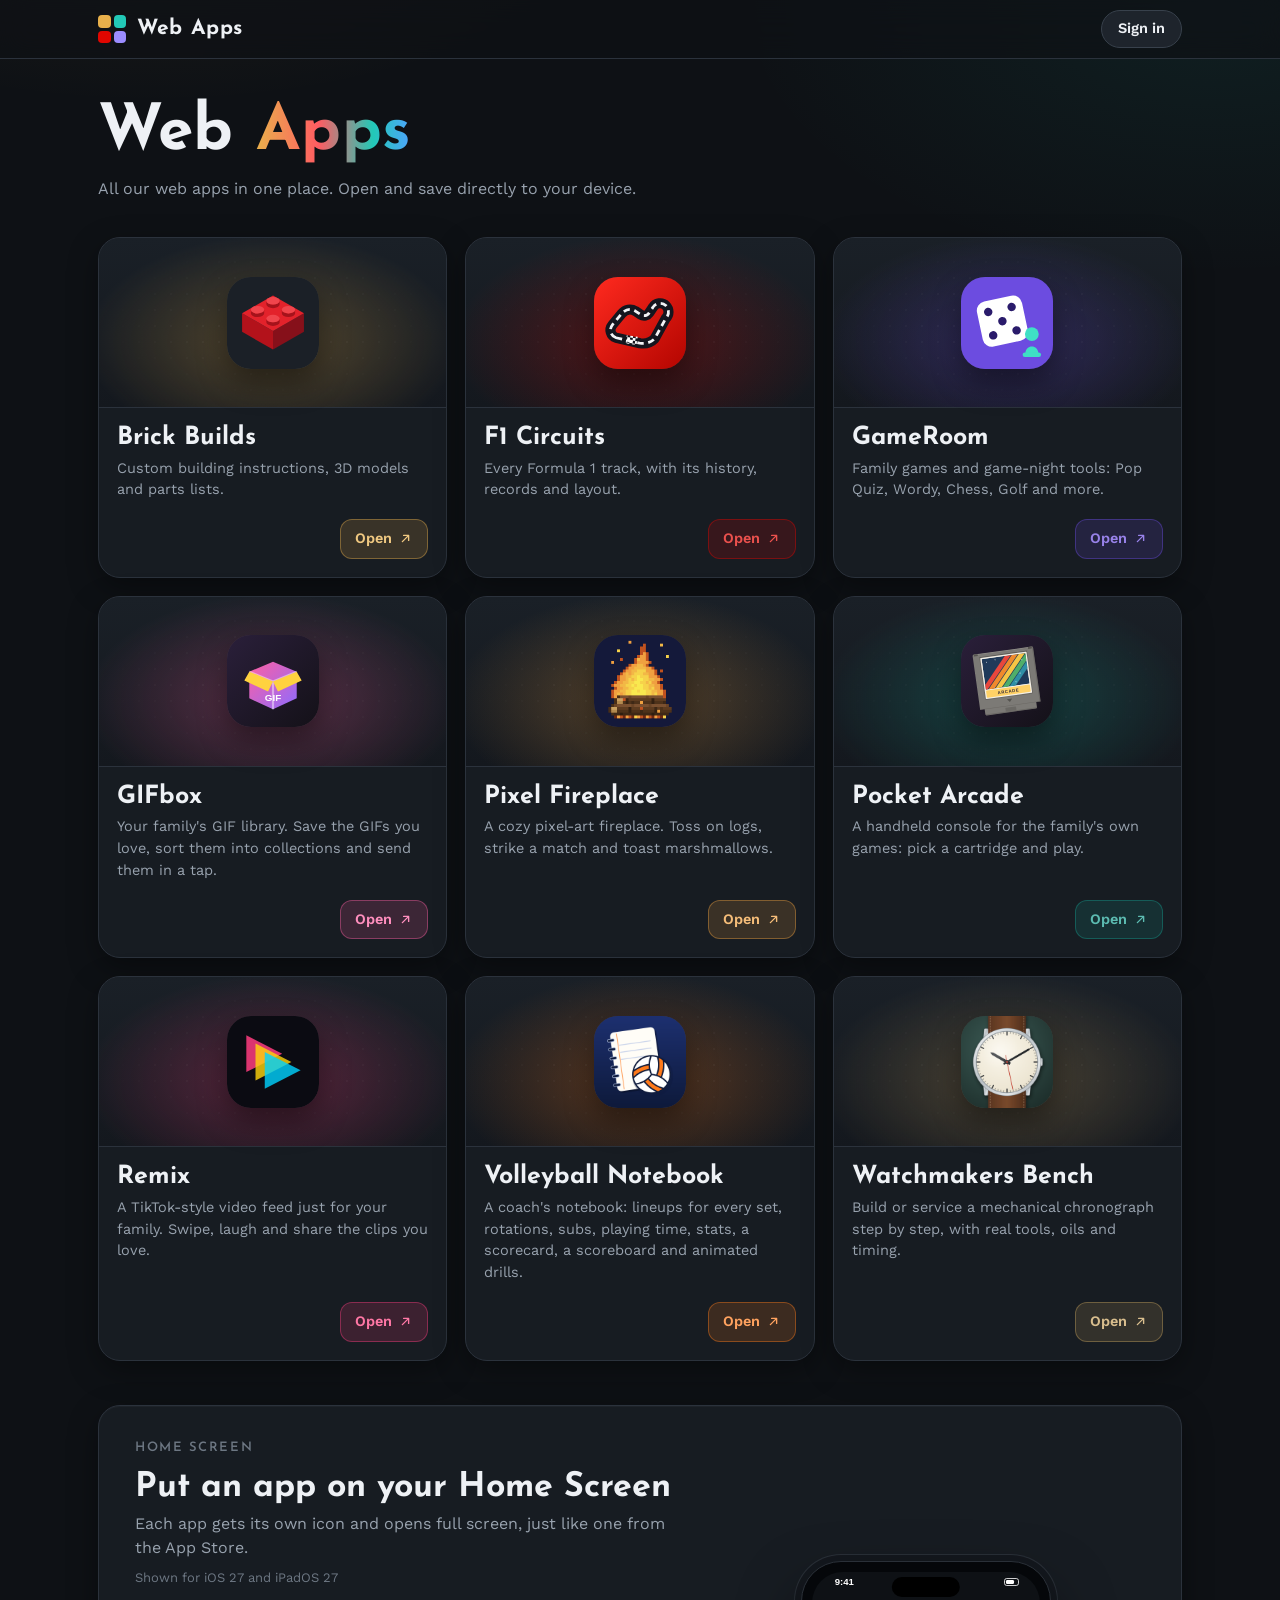
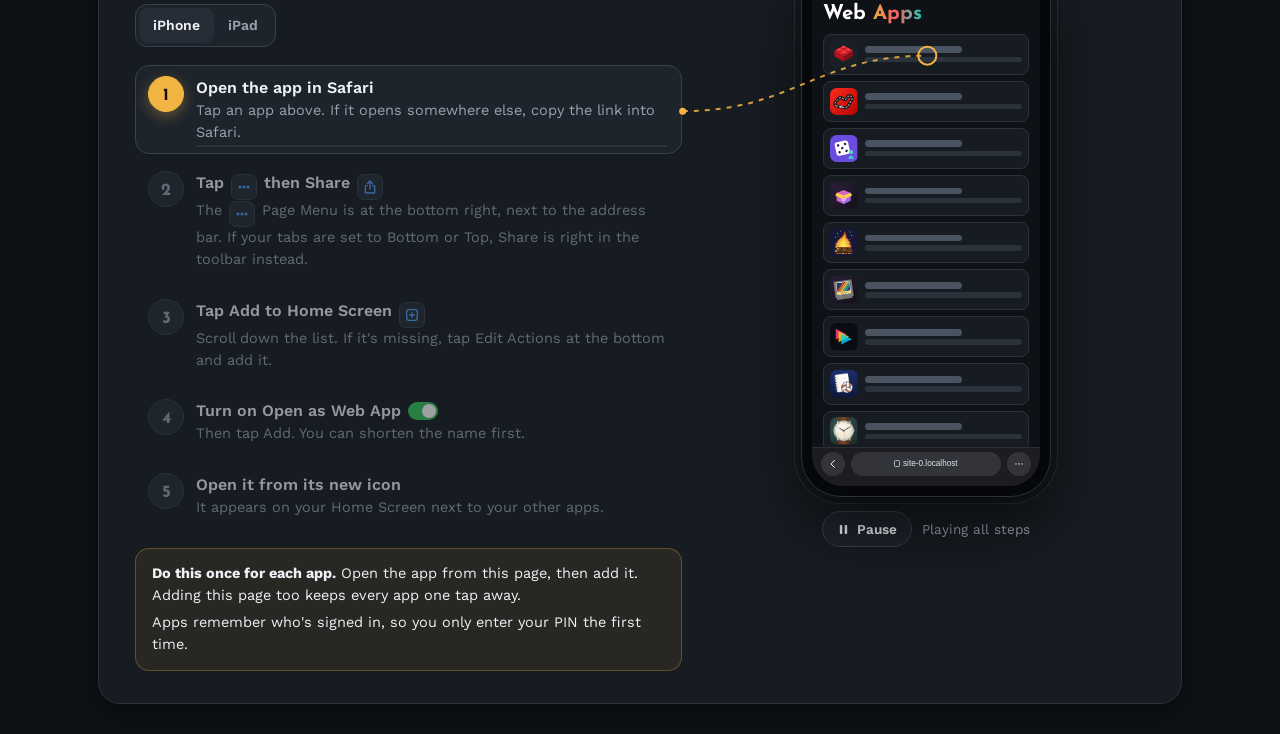
<file: index.html>
<!DOCTYPE html>
<html lang="en">
<head>
<meta charset="utf-8">
<meta name="viewport" content="width=device-width, initial-scale=1, viewport-fit=cover">
<title>Web Apps</title>
<meta name="theme-color" content="#0E1115">
<meta name="apple-mobile-web-app-capable" content="yes">
<meta name="mobile-web-app-capable" content="yes">
<meta name="apple-mobile-web-app-title" content="Web Apps">
<meta name="apple-mobile-web-app-status-bar-style" content="black-translucent">
<link rel="apple-touch-icon" href="[data-uri]">
<link rel="icon" href="[data-uri]">
<link rel="preconnect" href="https://fonts.googleapis.com">
<link rel="preconnect" href="https://fonts.gstatic.com" crossorigin>
<link href="https://fonts.googleapis.com/css2?family=Josefin+Sans:wght@600;700&family=Work+Sans:wght@400;500;600&display=swap" rel="stylesheet">
<script>
/* ===== Your apps =====
   One line per app. Paste each app's GitHub Pages link into url.
   To add another app later, copy a line and change the details. */
window.APPS=[
  {id:'brick', slug:'brick-builds', name:'Brick Builds', desc:'Custom building instructions, 3D models and parts lists.', url:'./brick-builds/', color:'#E8B04B',
   tagline:'Build it brick by brick.',
   about:'Step-by-step instructions, 3D models you can spin and parts lists for our own custom builds, from New York skyscrapers to a Magic Kingdom map. Your progress and Shopping List follow you to every device.',
   shots:[['screens/brick-1.jpg','Your collection, with your progress on every build.'],['screens/brick-2.jpg','Spin and zoom the finished model in 3D.'],['screens/brick-3.jpg','Each step outlines the new pieces in red.']],
   how:[['Pick a build','Choose from the collection. Each tile shows how far along you are.'],['Gather the parts','Check off what you have. Anything missing goes on your Shopping List.'],['Follow the steps','New bricks are outlined in red, and the parts for each step are listed beside the model.'],['Finish it','Tap Complete on the last step for a little celebration.']]},
  {id:'games', slug:'gameroom',     name:'GameRoom', soon:false,     desc:'Family games and game-night tools: Pop Quiz, Wordy, Chess, Golf and more.', url:'./gameroom/', color:'#6C4CE0',
   tagline:'Every game night, in one place.',
   about:'Games to play together, online from your own phones or passed around one phone, plus tools for the games on your table. Pop Quiz trivia, a Daily Quiz, Wordy, Chess, Four in a Row, Deal and Golf, with Eights and Prism on the way, all under one account.',
   shots:[['screens/games-1.jpg','Your turns, today\'s quiz and recent games at a glance.'],['screens/games-2.jpg','Pick a game to play online, on one phone, or solo.'],['screens/games-3.jpg','Chess and other games pick up right where you left off.']],
   how:[['Pick a game','Open Play and choose Online, Local or Solo. Every game shows how many can play.'],['Play the daily','The yellow card on Home has today\'s quiz. Same questions for everyone, one go each.'],['Take your turn','Games with family wait for you. Your turn shows up on Home with a yellow button.'],['Grab a tool','Timers and score keepers for board games live under Tools. Recent ones show on Home.']]},
  {id:'fireplace', name:'Pixel Fireplace', desc:'A cozy pixel-art fireplace. Toss on logs, strike a match and toast marshmallows.', url:'./fireplace/', color:'#F0A040',
   tagline:'Pull up a chair by the fire.',
   about:'A crackling pixel-art fireplace that fills the whole screen. Stack the logs, strike a match and watch it catch, then toast a marshmallow until it\'s golden (or on fire). Pick a brick, stone or Christmas fireplace, choose how long each log burns, and listen to it pop and hiss. Type commands on a keyboard, or tap the icons on a phone or iPad. No account needed.',
   shots:[['screens/fireplace-1.jpg','Stack the logs and light it with a match.'],['screens/fireplace-2.jpg','Toast a marshmallow until it\'s golden brown.'],['screens/fireplace-3.jpg','Brick, stone or Christmas, and as long as you like.']],
   how:[['Add some logs','Type LOG or tap the log icon. Up to four fit on the fire.'],['Light it','Strike a MATCH, then press Down (or drag) to touch it to a log. Paper helps it catch.'],['Toast a marshmallow','Hold it over the flames with Up and Down, then EAT it to see how you did.'],['Make it yours','Open the menu for themes, minutes per log and sound. WATER puts it out.']]},
  {id:'gifbox', slug:'gifbox', name:'GIFbox', desc:'Your family\'s GIF library. Save the GIFs you love, sort them into collections and send them in a tap.', url:'./gifbox/', color:'#FF5FA2',
   tagline:'Every GIF, right there.',
   about:'A GIF library for the whole family. Paste a GIF from anywhere, pick one from your photos or drop in a GIPHY link, and it\'s saved to your account. Sort GIFs into collections like Happy, Star Wars or Thank you, then find any of them by searching. Keep collections to yourself or share them with the people you choose, and send any GIF to Messages in one tap.',
   shots:[['screens/gifbox-1.jpg','The Library and your own GIFs, with search and collections up top.'],['screens/gifbox-2.jpg','Send a GIF in one tap, or add it to a collection.'],['screens/gifbox-3.jpg','Collections, just for you or shared with others.']],
   how:[['Add GIFs','Paste a GIF, choose some from your photos, or paste a GIPHY link. Duplicates are caught for you.'],['Sort them','Put GIFs into collections like Happy, Sad or a favorite movie. Search finds GIFs by name, tag or collection.'],['Share a collection','Pick who can see a collection. They can add their own GIFs to it too.'],['Send one','Tap a GIF and press Send to drop the real animated GIF into Messages.']]},
  {id:'remix', slug:'remix',        name:'Remix', soon:false,        desc:'A TikTok-style video feed just for your family. Swipe, laugh and share the clips you love.', url:'./remix/', color:'#FF3D7F', request:true,
   tagline:'Your family\'s own TikTok feed.',
   about:'All the fun of scrolling TikTok, shared with your family and friends. Paste a link to send a video to the whole family or just one kid, add a note, and it lands in their feed. Kids swipe, follow their favorite creators, save favorites and send videos to each other, and you can connect with friends\' families to share between households.',
   shots:[['screens/remix-1.jpg','A full-screen feed of the TikToks your family shares.'],['screens/remix-2.jpg','See every video you\'ve shared, and who\'s watched it.'],['screens/remix-3.jpg','Connect with friends\' families to swap videos.']],
   how:[['Request to join','Ask to join from your account. An admin approves new families.'],['Set up your family','Name your family and give each kid their own username.'],['Share a TikTok','Paste any TikTok link, pick who gets it and add a note.'],['Swipe and send','Kids scroll their feed, follow creators, save favorites and send videos back and forth.']]},
  {id:'arcade', slug:'arcade', name:'Pocket Arcade', desc:'A handheld console for the family\'s own games: pick a cartridge and play.', url:'./arcade/', color:'#169E8F',
   tagline:'Your games, in your pocket.',
   about:'Pocket Arcade looks and feels like a handheld game console. Pick a game cartridge from the shelf and play it with the on-screen D-pad and buttons, or switch to full screen and use the game\'s own touch controls. Choose your controller color, from bright shells to see-through ones with the circuit board showing, and your settings follow you to every device.',
   shots:[['screens/arcade-1.jpg','Pick a game from your cartridge shelf.'],['screens/arcade-2.jpg','Play with the D-pad and buttons, like a real handheld.'],['screens/arcade-3.jpg','The Arcade menu: display, controller color and your account.']],
   how:[['Sign in','Use your Web Apps account. The same username and password work everywhere.'],['Pick a cartridge','Move along the shelf with the D-pad and press A to play.'],['Play your way','Handheld mode shows the controller; full screen uses the game\'s own touch controls.'],['Make it yours','Press Start for the Arcade menu. Pick your controller color, switch to full screen or head back to the shelf.']]},
  {id:'f1',    name:'F1 Circuits',  desc:'Every Formula 1 track, with its history, records and layout.', url:'./f1-circuits/', color:'#E10600',
   tagline:'Every track, corner by corner.',
   about:'A guide to the Formula 1 calendar: each circuit\'s layout with every corner, its history, how the lap races and some trivia. No account needed.',
   shots:[['screens/f1-1.jpg','Lap length, corners and race distance at a glance.'],['screens/f1-2.jpg','Every corner, numbered and named.'],['screens/f1-3.jpg','What each lap asks of the car.']],
   how:[['Pick a circuit','Choose any track on the calendar.'],['Explore it','Switch between History, Layout, Racing and Trivia.'],['Read the lap','Follow the corners on the map and see what makes the track hard.']]},
  {id:'volleyball', name:'Volleyball Notebook', desc:'A coach\'s notebook: lineups for every set, rotations, subs, playing time, stats, a scorecard, a scoreboard and animated drills.', url:'./volleyball/', color:'#FF7A1A',
   tagline:'Everything on your clipboard, and more.',
   about:'A notebook for volleyball coaches. Keep your roster, plan the starting lineup for each set, then rotate, sub and keep score during the match. It tracks how much every player played, fills in a scorecard like the paper one, turns the score into stats, and has a big tap-to-score scoreboard for scrimmages on an iPad. The Drills tab shows animated drills, and you can build your own. Save it on your device or to your account.',
   shots:[['screens/volleyball-1.jpg','Plan the starting lineup for every set.'],['screens/volleyball-2.jpg','Rotate, sub and keep score on the court view.'],['screens/volleyball-3.jpg','Animated drills, and a builder for your own.']],
   how:[['Add your roster','Enter each player\'s name, number and position. Pick your rule level in Settings.'],['Plan your sets','Make a game day and set the lineup for each set.'],['Run the match','Tap +1 for each rally. Side-outs rotate for you, and tapping a player lets you sub.'],['Look back','See playing time and stats, or open Drills to plan practice.']]},
  {id:'watchmaker', name:'Watchmakers Bench', desc:'Build or service a mechanical chronograph step by step, with real tools, oils and timing.', url:'./watchmaker/', color:'#C9A25E',
   tagline:'A watchmaker\'s bench in your pocket.',
   about:'A virtual watchmaker\'s bench. Build a chronograph movement from a bare main plate, or strip a finished watch down, clean it and put it back together. Every step follows the real service procedure, from the tweezers and oils you pick up to the final timing. No account needed.',
   shots:[['screens/watchmaker-1.jpg','Build a new movement or service a finished watch.'],['screens/watchmaker-2.jpg','The watch on the bench, with every tool to hand.'],['screens/watchmaker-3.jpg','Each step tells you what to do and which tool to use.']],
   how:[['Choose a job','Build a movement from parts, or service a finished watch.'],['Pick up the tool','Each step names the tool or oil to use. Take it from the rack, then tap the part.'],['Work through the steps','Take it apart, clean it and put it back together, one step at a time.'],['Time it','Put the movement on the timegrapher and regulate it until it keeps good time.']]}
];
APPS.sort((a,b)=>a.name.localeCompare(b.name));
/* slug: the app's name in the shared account system. Apps without one (F1 Circuits) don't need an account. */
</script>
<style>
:root{
  --bg:#0E1115; --s1:#171C22; --s2:#1E242C; --s3:#262D36; --line:#2B323C; --line2:#38414C;
  --ink:#EEF1F5; --muted:#98A2AE; --dim:#6D7783; --acc:#F2B544; --acc-ink:#1A1206;
  --display:"Josefin Sans","Futura","Century Gothic","Trebuchet MS",sans-serif;
  --body:"Work Sans","Segoe UI","Helvetica Neue",Arial,sans-serif;
  --r:18px; --shadow:0 1px 0 rgba(255,255,255,.03) inset,0 10px 30px rgba(0,0,0,.35);
  color-scheme:dark; box-sizing:border-box;
  padding-top:env(safe-area-inset-top,0px); padding-bottom:env(safe-area-inset-bottom,0px);
}
*,*::before,*::after{box-sizing:inherit}
html{background:var(--bg);-webkit-text-size-adjust:100%}
body{margin:0;min-height:100vh;color:var(--ink);font-family:var(--body);font-size:16px;line-height:1.5;
  background:radial-gradient(900px 480px at 12% -8%,rgba(232,176,75,.10),transparent 60%),radial-gradient(800px 460px at 95% 0%,rgba(34,201,183,.08),transparent 60%),var(--bg);overflow-x:clip}
a{color:inherit}
.wrap{max-width:1120px;margin:0 auto;padding:0 18px}
header.bar{border-bottom:1px solid var(--line);background:rgba(14,17,21,.72);backdrop-filter:blur(14px);-webkit-backdrop-filter:blur(14px);position:sticky;top:0;z-index:5}
header.bar .wrap{display:flex;align-items:center;gap:11px;height:58px}
.mark{width:28px;height:28px;display:grid;grid-template-columns:1fr 1fr;gap:3px}
.mark i{border-radius:4px;display:block}
.brand{font-family:var(--display);font-weight:700;font-size:21px;letter-spacing:.03em}
.hero{padding:42px 0 8px}
.hero h1{font-family:var(--display);font-weight:700;font-size:clamp(40px,7vw,64px);line-height:1;margin:0;letter-spacing:.01em}
.hero h1 em{font-style:normal;background:linear-gradient(90deg,#E8B04B,#FF5C62 40%,#22C9B7 75%,#4FA3FF);-webkit-background-clip:text;background-clip:text;color:transparent}
.hero p{color:var(--muted);margin:12px 0 0;max-width:56ch}
.grid{display:grid;grid-template-columns:repeat(auto-fill,minmax(290px,1fr));gap:18px;margin:28px 0 12px}
.app{--c:#E8B04B;display:flex;flex-direction:column;text-decoration:none;background:var(--s1);border:1px solid var(--line);border-radius:22px;overflow:hidden;box-shadow:var(--shadow);transition:transform .2s ease,border-color .2s,box-shadow .2s}
.app:hover{transform:translateY(-3px);border-color:color-mix(in srgb,var(--c) 55%,var(--line));box-shadow:0 18px 40px rgba(0,0,0,.45),0 0 0 1px color-mix(in srgb,var(--c) 25%,transparent)}
.app:focus-visible{outline:3px solid var(--c);outline-offset:3px}
.art{height:170px;display:grid;place-items:center;position:relative;background:radial-gradient(260px 150px at 50% 62%,color-mix(in srgb,var(--c) 30%,transparent),transparent 72%),linear-gradient(180deg,#1A2027,#14181E);border-bottom:1px solid var(--line)}
.art::after{content:"";position:absolute;inset:0;background-image:radial-gradient(rgba(255,255,255,.06) 1px,transparent 1.4px);background-size:16px 16px;mask-image:radial-gradient(closest-side,#000,transparent);-webkit-mask-image:radial-gradient(closest-side,#000,transparent)}
.icon{width:92px;height:92px;border-radius:24px;position:relative;z-index:1;box-shadow:0 14px 30px rgba(0,0,0,.45),0 0 0 1px rgba(255,255,255,.08) inset;overflow:hidden;transition:transform .25s ease}
.app:hover .icon{transform:scale(1.05) rotate(-2deg)}
.icon svg{width:100%;height:100%;display:block}
.tx{padding:16px 18px 18px;display:flex;flex-direction:column;gap:6px;flex:1}
.tx h2{font-family:var(--display);font-weight:700;font-size:25px;margin:0;line-height:1.1}
.tx p{margin:0;color:var(--muted);font-size:14.5px}
.foot{display:flex;align-items:center;gap:10px;margin-top:auto;padding-top:12px}
.host{font-size:12.5px;color:var(--dim);overflow:hidden;text-overflow:ellipsis;white-space:nowrap;min-width:0}
.open{margin-left:auto;flex:none;display:inline-flex;align-items:center;gap:6px;font-weight:600;font-size:14.5px;padding:8px 14px;border-radius:12px;background:color-mix(in srgb,var(--c) 16%,transparent);color:color-mix(in srgb,var(--c) 70%,#fff);border:1px solid color-mix(in srgb,var(--c) 40%,transparent)}
.open svg{width:15px;height:15px;stroke:currentColor;fill:none;stroke-width:2.2;stroke-linecap:round;stroke-linejoin:round}
.seclabel{font-family:var(--display);font-weight:600;font-size:13px;letter-spacing:.12em;text-transform:uppercase;color:var(--dim);margin:0 0 10px}
.howto{margin:44px 0 30px;display:grid;grid-template-columns:1fr;gap:26px;align-items:center;background:var(--s1);border:1px solid var(--line);border-radius:22px;padding:24px;box-shadow:var(--shadow)}
@media (min-width:860px){.howto{grid-template-columns:1.25fr 1fr;padding:32px 36px}}
.howto h2{font-family:var(--display);font-weight:700;font-size:clamp(26px,4vw,34px);margin:0 0 6px;line-height:1.1}
.howto .lead{color:var(--muted);margin:0 0 18px}
.seg{display:inline-flex;background:var(--s2);border:1px solid var(--line2);border-radius:12px;padding:3px;margin:0 0 18px}
.seg button{font:inherit;font-weight:600;font-size:14px;color:var(--muted);background:none;border:0;border-radius:9px;padding:7px 14px;cursor:pointer}
.seg button[aria-pressed="true"]{background:var(--s3);color:var(--ink)}
ol.steps{list-style:none;margin:0;padding:0;display:grid;gap:6px}
ol.steps li{margin:0}
.stepbtn{all:unset;box-sizing:border-box;cursor:pointer;display:grid;grid-template-columns:36px 1fr;gap:12px;align-items:start;width:100%;padding:10px 12px;border-radius:14px;border:1px solid transparent;position:relative;transition:background .2s,border-color .2s,opacity .2s;opacity:.58}
.stepbtn:hover{opacity:.9;background:rgba(255,255,255,.02)}
.stepbtn:focus-visible{outline:3px solid var(--acc);outline-offset:2px}
.stepbtn .n{width:36px;height:36px;border-radius:50%;display:grid;place-items:center;font-family:var(--display);font-weight:700;font-size:17px;padding-top:.18em;color:var(--muted);background:var(--s3);border:1px solid var(--line2);transition:background .2s,color .2s,box-shadow .2s}
.stepbtn b{display:inline-block;font-weight:600;font-size:16px;line-height:1.35}
.stepbtn span.d{display:block;color:var(--muted);font-size:14.5px}
li.on .stepbtn{opacity:1;background:var(--s2);border-color:var(--line2)}
li.on .stepbtn .n{color:var(--acc-ink);background:var(--acc);border-color:var(--acc);box-shadow:0 4px 14px rgba(242,181,68,.35)}
.stepbtn .bar{position:absolute;left:60px;right:14px;bottom:6px;height:2px;border-radius:2px;background:rgba(255,255,255,.07);overflow:hidden;opacity:0}
.stepbtn .bar i{display:block;height:100%;width:100%;background:var(--acc);transform-origin:left;transform:scaleX(0)}
.howto.auto li.on .stepbtn .bar{opacity:1}
.howto.auto li.on .stepbtn .bar i{animation:fill var(--d) linear forwards}
@keyframes fill{to{transform:scaleX(1)}}
.ios{display:inline-grid;place-items:center;width:26px;height:26px;border-radius:7px;background:var(--s3);border:1px solid var(--line2);vertical-align:-7px;margin:0 2px}
.ios svg{width:16px;height:16px;stroke:#4FA3FF;fill:none;stroke-width:2;stroke-linecap:round;stroke-linejoin:round}
.tog{display:inline-block;width:30px;height:18px;border-radius:99px;background:#34C759;position:relative;vertical-align:-4px;margin:0 2px}
.tog::after{content:"";position:absolute;right:2px;top:2px;width:14px;height:14px;border-radius:50%;background:#fff}
.tips{margin:18px 0 0;padding:14px 16px;border-radius:14px;background:rgba(242,181,68,.08);border:1px solid rgba(242,181,68,.28);font-size:14.5px;color:var(--ink)}
.tips p{margin:0}.tips p+p{margin-top:6px}
/* ---------- animated device demo ---------- */
.howto{position:relative}
.demo{display:grid;justify-items:center;gap:14px}
@media (max-width:859px){
  .howto{gap:0}
  .howto .copy{display:contents}
  .howto .copy>*{order:1}
  .howto .demo{order:2;margin:0 0 20px}
  .howto .seg{justify-self:start}
  .howto .steps,.howto .tips{order:3}
  .dev.iphone{width:min(220px,62vw)}
  .dev.ipad{width:min(300px,84vw)}
}
.wire{position:absolute;inset:0;width:100%;height:100%;pointer-events:none;overflow:visible;z-index:3;display:none}
@media (min-width:860px){.wire{display:block}}
.wire path{fill:none;stroke:var(--acc);stroke-width:2;stroke-dasharray:5 6;opacity:.85;animation:dash 1.2s linear infinite}
.wire .a{fill:var(--acc)}.wire .b{fill:none;stroke:var(--acc);stroke-width:2}
@keyframes dash{to{stroke-dashoffset:-22}}
.dev{--d:3800ms;position:relative;background:#05070A;border:1px solid #2A3038;box-shadow:0 30px 60px rgba(0,0,0,.55),0 0 0 6px #14181E,0 0 0 7px #2A3038;transition:width .35s ease,border-radius .35s ease}
.dev.iphone{width:250px;aspect-ratio:9/19.3;border-radius:40px;padding:10px}
.dev.ipad{width:min(340px,86vw);aspect-ratio:3/4;border-radius:28px;padding:14px}
.scr{position:relative;height:100%;overflow:hidden;background:#0E1115;container-type:size;font-family:-apple-system,"SF Pro Text","Helvetica Neue",Arial,sans-serif;color:#fff}
.iphone .scr{border-radius:31px}.ipad .scr{border-radius:16px}
.scene{position:absolute;inset:0;visibility:hidden}
.scene.on{visibility:visible}
.sb{position:absolute;left:0;right:0;top:0;height:9cqw;display:flex;align-items:center;justify-content:space-between;padding:0 9cqw 0 10cqw;font-size:4.2cqw;font-weight:600;z-index:6;color:#fff}
.ipad .sb{height:5cqw;font-size:2.8cqw;padding:0 4cqw}
.sb .isl{position:absolute;left:50%;top:2.4cqw;transform:translateX(-50%);width:30cqw;height:8.4cqw;border-radius:99px;background:#000}
.ipad .sb .isl{display:none}
.sb .bat{width:7cqw;height:3.4cqw;border:1.5px solid rgba(255,255,255,.8);border-radius:1.2cqw;position:relative}
.sb .bat::after{content:"";position:absolute;inset:1px;right:30%;background:#fff;border-radius:.6cqw}
.ipad .sb .bat{width:4.4cqw;height:2.2cqw}
/* mini web pages */
.pg{position:absolute;left:0;right:0;top:9cqw;bottom:21cqw;overflow:hidden;padding:4cqw 5cqw}
.ipad .pg{top:11.5cqw;bottom:0;padding:4cqw 5cqw}
.pg .h{font-family:var(--display);font-weight:700;font-size:9cqw;line-height:1;margin:1cqw 0 4cqw}
.ipad .pg .h{font-size:6cqw}
.pg .h em{font-style:normal;background:linear-gradient(90deg,#E8B04B,#FF5C62 45%,#22C9B7);-webkit-background-clip:text;background-clip:text;color:transparent}
.row{display:flex;align-items:center;gap:3cqw;background:#171C22;border:1px solid #2B323C;border-radius:3.5cqw;padding:2.6cqw;margin-bottom:2.6cqw}
.ipad .row{border-radius:2.4cqw;padding:2cqw;margin-bottom:2cqw;gap:2.4cqw}
.row .ic{width:12cqw;height:12cqw;border-radius:3cqw;overflow:hidden;flex:none}.ipad .row .ic{width:8cqw;height:8cqw;border-radius:2cqw}
.row .ic svg{width:100%;height:100%;display:block}
.row .ln{flex:1;display:grid;gap:1.6cqw}.row .ln i{display:block;height:2.4cqw;border-radius:2cqw;background:#2B323C}.row .ln i:first-child{width:62%;background:#4A5360;height:3cqw}
.ipad .row .ln i{height:1.6cqw}.ipad .row .ln i:first-child{height:2cqw}
.bbhead{display:flex;align-items:center;gap:2.4cqw;font-family:var(--display);font-weight:700;font-size:5cqw;margin:0 0 4cqw}.ipad .bbhead{font-size:3.4cqw}
.bbhead svg{width:7cqw;height:7cqw}.ipad .bbhead svg{width:5cqw;height:5cqw}
.bbtiles{display:grid;grid-template-columns:1fr 1fr;gap:3cqw}.ipad .bbtiles{grid-template-columns:repeat(3,1fr);gap:2cqw}
.bbtiles div{aspect-ratio:3/4;border-radius:3cqw;background:linear-gradient(180deg,#232a33,#171c22);border:1px solid #2B323C;position:relative;overflow:hidden}
.bbtiles div::before{content:"";position:absolute;left:28%;right:28%;top:14%;height:46%;border-radius:1.5cqw;background:var(--c,#8a93a0);opacity:.8}
.bbtiles div::after{content:"";position:absolute;left:10%;right:30%;bottom:12%;height:4%;border-radius:2cqw;background:#4A5360}
/* Safari chrome */
.tb{position:absolute;left:0;right:0;bottom:0;height:21cqw;background:rgba(28,30,36,.96);border-top:1px solid rgba(255,255,255,.08);z-index:5;padding:2.2cqw 4cqw 0}
.tb .addr{height:9.5cqw;border-radius:3cqw;background:rgba(255,255,255,.1);display:flex;align-items:center;justify-content:center;font-size:3.6cqw;color:#dfe3ea;gap:1.4cqw}
.tb .addr::before{content:"";width:2.4cqw;height:3cqw;border:1.2px solid #aeb4bf;border-radius:.6cqw}
.tb .btns{display:flex;justify-content:space-around;align-items:center;height:8.6cqw}
.tb .btns svg{width:5.6cqw;height:5.6cqw;stroke:#4FA3FF;fill:none;stroke-width:2;stroke-linecap:round;stroke-linejoin:round}
.ipad .tb{top:5cqw;bottom:auto;height:6.5cqw;padding:0 3cqw;display:flex;align-items:center;gap:3cqw;border-top:0;border-bottom:1px solid rgba(255,255,255,.08)}
.ipad .tb .addr{flex:1;height:4.6cqw;font-size:2.4cqw;border-radius:1.6cqw;order:1}
.ipad .tb .btns{height:auto;gap:3.2cqw;justify-content:flex-start;order:0}
.ipad .tb .btns.r{order:2}
.ipad .tb .btns svg{width:3.4cqw;height:3.4cqw}
.tb .btns.r{display:none}.ipad .tb .btns.r{display:flex}
.ipad .tb .btns .share-ph{display:none}
/* dim + sheets */
.dim{position:absolute;inset:0;background:rgba(0,0,0,.45);z-index:7;opacity:0}
.on .dim{animation:fadein var(--d) ease both}
@keyframes fadein{0%{opacity:0}12%,100%{opacity:1}}
.sheet{position:absolute;left:0;right:0;bottom:0;z-index:8;background:#1C1C1E;border-radius:6cqw 6cqw 0 0;overflow:hidden;box-shadow:0 -10px 30px rgba(0,0,0,.4)}
.ipad .sheet{left:auto;right:3cqw;bottom:auto;top:12cqw;width:56cqw;border-radius:3cqw}
.s3 .sheet{top:36cqh}
.ipad .s3 .sheet{height:66cqh}
.on .sheet{animation:up var(--d) cubic-bezier(.2,.8,.2,1) both}
.ipad .on .sheet{animation-name:pop}
@keyframes up{0%{transform:translateY(100%)}14%,100%{transform:translateY(0)}}
@keyframes pop{0%{opacity:0;transform:scale(.92)}12%,100%{opacity:1;transform:none}}
.grab{width:10cqw;height:1.3cqw;border-radius:2cqw;background:#48484A;margin:2.4cqw auto 0}.ipad .grab{display:none}
.shd{display:flex;align-items:center;gap:3cqw;padding:3.5cqw 5cqw;border-bottom:1px solid #2C2C2E}
.ipad .shd{padding:2.2cqw 3cqw;gap:2cqw}
.shd .ic{width:10cqw;height:10cqw;border-radius:2.4cqw;overflow:hidden;flex:none}.ipad .shd .ic{width:6cqw;height:6cqw;border-radius:1.4cqw}
.shd .ic svg{width:100%;height:100%;display:block}
.shd b{font-size:3.8cqw;display:block}.shd small{font-size:3cqw;color:#8E8E93}
.ipad .shd b{font-size:2.4cqw}.ipad .shd small{font-size:2cqw}
.apps{display:flex;gap:4cqw;padding:4cqw 5cqw;border-bottom:1px solid #2C2C2E}.ipad .apps{gap:2.6cqw;padding:2.6cqw 3cqw}
.apps i{width:13cqw;height:13cqw;border-radius:3.2cqw;background:var(--c)}.ipad .apps i{width:8cqw;height:8cqw;border-radius:2cqw}
.list{padding:3cqw 4cqw}.ipad .list{padding:2cqw 2.4cqw}
.s3 .on .list, .s3.on .list{animation:scroll var(--d) ease both}
@keyframes scroll{0%,22%{transform:translateY(0)}40%,100%{transform:translateY(-22cqw)}}
.ipad .s3.on .list{animation-name:scrollpad}
@keyframes scrollpad{0%,22%{transform:translateY(0)}40%,100%{transform:translateY(-10cqw)}}
.li{display:flex;align-items:center;justify-content:space-between;background:#2C2C2E;padding:0 4cqw;height:11cqw;font-size:3.8cqw;border-bottom:1px solid #3A3A3C}
.ipad .li{height:6.4cqw;font-size:2.4cqw;padding:0 2.4cqw}
.li:first-child{border-radius:3cqw 3cqw 0 0}.li:last-child{border-radius:0 0 3cqw 3cqw;border-bottom:0}
.ipad .li:first-child{border-radius:1.8cqw 1.8cqw 0 0}.ipad .li:last-child{border-radius:0 0 1.8cqw 1.8cqw}
.li svg{width:5cqw;height:5cqw;stroke:#fff;fill:none;stroke-width:1.8;stroke-linecap:round;stroke-linejoin:round}.ipad .li svg{width:3.2cqw;height:3.2cqw}
.grp{margin-bottom:3cqw}.ipad .grp{margin-bottom:2cqw}
.hit{animation:hit var(--d) ease both}
@keyframes hit{0%,56%{background:#2C2C2E}62%,74%{background:#48484A}82%,100%{background:#2C2C2E}}
.s4 .sheet{top:7cqh;background:#1C1C1E}
.ipad .s4 .sheet{left:12cqw;right:12cqw;width:auto;top:18cqh;height:auto}
.nav4{display:flex;justify-content:space-between;align-items:center;padding:4.4cqw 5cqw;font-size:3.8cqw}
.ipad .nav4{padding:2.6cqw 3cqw;font-size:2.5cqw}
.nav4 span{color:#4FA3FF}.nav4 b{font-weight:600}
.nav4 .addbtn{font-weight:700;border-radius:2cqw;padding:.6cqw 1.6cqw;margin:-.6cqw -1.6cqw}
.on .addbtn{animation:addhit var(--d) ease both}
@keyframes addhit{0%,56%{background:transparent}62%,74%{background:rgba(79,163,255,.22)}82%,100%{background:transparent}}
.card4{margin:2cqw 5cqw;background:#2C2C2E;border-radius:3cqw;padding:4cqw;display:flex;gap:4cqw;align-items:center}
.ipad .card4{margin:1.2cqw 3cqw;border-radius:1.8cqw;padding:2.4cqw;gap:2.4cqw}
.card4 .ic{width:16cqw;height:16cqw;border-radius:3.8cqw;overflow:hidden;flex:none}.ipad .card4 .ic{width:10cqw;height:10cqw;border-radius:2.4cqw}
.card4 .ic svg{width:100%;height:100%;display:block}
.card4 .f{flex:1;min-width:0}.card4 .f b{display:block;font-size:4.2cqw;font-weight:500;border-bottom:1px solid #48484A;padding-bottom:2cqw;margin-bottom:2cqw}
.card4 .f small{font-size:3cqw;color:#8E8E93;white-space:nowrap;overflow:hidden;text-overflow:ellipsis;display:block}
.ipad .card4 .f b{font-size:2.6cqw;padding-bottom:1.2cqw;margin-bottom:1.2cqw}.ipad .card4 .f small{font-size:2cqw}
.row4{margin:3cqw 5cqw;background:#2C2C2E;border-radius:3cqw;padding:3.4cqw 4cqw;display:flex;justify-content:space-between;align-items:center;font-size:3.8cqw}
.ipad .row4{margin:1.8cqw 3cqw 3cqw;border-radius:1.8cqw;padding:2cqw 2.4cqw;font-size:2.4cqw}
.sw4{width:11cqw;height:6.6cqw;border-radius:99px;background:#34C759;position:relative}.sw4::after{content:"";position:absolute;right:.6cqw;top:.6cqw;width:5.4cqw;height:5.4cqw;border-radius:50%;background:#fff}
.ipad .sw4{width:7cqw;height:4.2cqw}.ipad .sw4::after{width:3.4cqw;height:3.4cqw;right:.4cqw;top:.4cqw}
.note4{margin:0 6cqw;font-size:3cqw;color:#8E8E93}.ipad .note4{margin:0 3.4cqw 3cqw;font-size:2cqw}
/* home screen */
.wall{position:absolute;inset:0;background:linear-gradient(160deg,#1B2A44 0%,#3A2447 55%,#57283A 100%)}
.hgrid{position:absolute;left:5cqw;right:5cqw;top:15cqw;display:grid;grid-template-columns:repeat(4,1fr);gap:6cqw 3cqw;justify-items:center}
.ipad .hgrid{grid-template-columns:repeat(5,1fr);left:8cqw;right:8cqw;top:12cqw;gap:5cqw 3cqw}
.hi{display:grid;justify-items:center;gap:1.6cqw;width:100%;position:relative}
.hi .ic{width:16cqw;height:16cqw;border-radius:4cqw;overflow:hidden;box-shadow:0 1.4cqw 3cqw rgba(0,0,0,.35)}
.ipad .hi .ic{width:11cqw;height:11cqw;border-radius:2.6cqw}
.hi .ic svg{width:100%;height:100%;display:block}
.hi small{font-size:3cqw;color:#fff;text-shadow:0 1px 2px rgba(0,0,0,.6);white-space:nowrap;max-width:100%;overflow:hidden;text-overflow:ellipsis}
.ipad .hi small{font-size:2cqw}
.hi.ghost .ic{background:rgba(255,255,255,.16);box-shadow:none}
.on .hi.newapp{animation:newapp var(--d) cubic-bezier(.3,1.5,.5,1) both}
@keyframes newapp{0%,8%{transform:scale(0);opacity:0}24%,100%{transform:scale(1);opacity:1}}
.on .hi.newapp .ic{animation:press var(--d) ease both}
@keyframes press{0%,58%{transform:scale(1)}64%,72%{transform:scale(.88)}82%,100%{transform:scale(1)}}
.dock{position:absolute;left:4cqw;right:4cqw;bottom:4cqw;height:24cqw;border-radius:8cqw;background:rgba(255,255,255,.14);display:flex;justify-content:space-around;align-items:center}
.dock i{width:16cqw;height:16cqw;border-radius:4cqw;background:rgba(255,255,255,.2)}
.ipad .dock{left:22cqw;right:22cqw;height:14cqw;border-radius:4.4cqw;bottom:3cqw}.ipad .dock i{width:10cqw;height:10cqw;border-radius:2.6cqw}
/* tap ring */
.hot{position:absolute;width:0;height:0;z-index:20}
.tap{position:absolute;left:-5.5cqw;top:-5.5cqw;width:11cqw;height:11cqw;border-radius:50%;background:rgba(255,255,255,.35);border:2px solid rgba(255,255,255,.95);box-shadow:0 0 0 4px rgba(242,181,68,.35);opacity:0}
.ipad .tap{left:-4cqw;top:-4cqw;width:8cqw;height:8cqw}
.on .tap{animation:tap var(--d) ease both}
@keyframes tap{0%,48%{opacity:0;transform:scale(1.5)}56%{opacity:1;transform:scale(1)}66%{transform:scale(.78)}74%{opacity:1;transform:scale(1)}86%,100%{opacity:0;transform:scale(1.25)}}
.on .row.hitrow{animation:rowhit var(--d) ease both}
@keyframes rowhit{0%,56%{background:#171C22}62%,74%{background:#262D36}82%,100%{background:#171C22}}
.on .sharebtn{animation:sharehit var(--d) ease both;border-radius:1.6cqw}
@keyframes sharehit{0%,56%{background:transparent}62%,74%{background:rgba(79,163,255,.25)}82%,100%{background:transparent}}
.scene.measure *{animation:none!important}
.scene.measure .pmenu{opacity:1;transform:none}
.ver{margin:-10px 0 16px;font-size:13px;color:var(--dim)}
/* iOS 27 compact Safari bar on iPhone: back, address, Page Menu */
.iphone .tb{height:17cqw;display:flex;align-items:center;gap:2.6cqw;padding:0 4cqw 3cqw}
.iphone .tb .addr{flex:1;height:10.5cqw;border-radius:99px}
.iphone .tb .btns{display:none}
.cb{width:10.5cqw;height:10.5cqw;border-radius:50%;display:grid;place-items:center;background:rgba(255,255,255,.1);flex:none}
.cb svg{width:5.2cqw;height:5.2cqw;stroke:#fff;fill:none;stroke-width:2;stroke-linecap:round;stroke-linejoin:round}
.cmore svg circle{fill:#fff;stroke:none}
.ipad .cb{display:none}
.iphone .pg{bottom:17cqw}
.pmenu{position:absolute;right:3cqw;bottom:16cqw;width:58cqw;background:rgba(44,44,46,.97);border-radius:5cqw;padding:1.4cqw;box-shadow:0 2cqw 8cqw rgba(0,0,0,.5);transform-origin:90% 100%;opacity:0;transform:scale(.6)}
.on .pmenu{animation:pmenu var(--d) cubic-bezier(.2,.9,.3,1.1) both}
@keyframes pmenu{0%,30%{opacity:0;transform:scale(.6)}40%,100%{opacity:1;transform:none}}
.pmi{display:flex;align-items:center;justify-content:space-between;padding:0 3cqw;height:9.4cqw;font-size:3.7cqw;border-radius:3cqw}
.pmi svg{width:4.6cqw;height:4.6cqw;stroke:#fff;fill:none;stroke-width:1.8;stroke-linecap:round;stroke-linejoin:round}
.on .pshare{animation:hit var(--d) ease both}
.on .morehit{animation:morehit var(--d) ease both}
@keyframes morehit{0%,14%{background:rgba(255,255,255,.1)}20%,30%{background:rgba(255,255,255,.3)}38%,100%{background:rgba(255,255,255,.1)}}
.hot.pre[hidden]{display:none}
.on .tap1{animation:tap1 var(--d) ease both}
@keyframes tap1{0%,8%{opacity:0;transform:scale(1.5)}15%{opacity:1;transform:scale(1)}22%{transform:scale(.78)}28%{opacity:1;transform:scale(1)}36%,100%{opacity:0;transform:scale(1.25)}}
.ipad .tb .btns.r{display:flex}
.scene.measure .list{transform:translateY(-22cqw)}.ipad .scene.measure .list{transform:translateY(-10cqw)}
.democtl{display:flex;align-items:center;gap:10px;font-size:13.5px;color:var(--muted)}
.democtl button{font:inherit;font-weight:600;font-size:13.5px;color:var(--ink);background:var(--s2);border:1px solid var(--line2);border-radius:999px;padding:7px 14px;cursor:pointer;display:inline-flex;align-items:center;gap:7px}
.democtl button svg{width:13px;height:13px;fill:currentColor}
@media (prefers-reduced-motion:reduce){.on .tap{animation:none;opacity:1}.wire path{animation:none}}
footer{color:var(--dim);font-size:13.5px;padding:10px 0 50px;text-align:center}
.toast{position:fixed;left:50%;bottom:calc(24px + env(safe-area-inset-bottom,0px));transform:translate(-50%,20px);opacity:0;pointer-events:none;background:#EEF1F5;color:#12151a;padding:11px 16px;border-radius:12px;font-weight:600;font-size:14.5px;box-shadow:0 10px 30px rgba(0,0,0,.4);transition:opacity .2s,transform .2s;max-width:calc(100% - 36px);text-align:center;z-index:20}
.toast.on{opacity:1;transform:translate(-50%,0)}

/* ---------- accounts ---------- */
header.bar .wrap{justify-content:flex-start}
.me{margin-left:auto;display:flex;align-items:center;gap:8px;background:none;border:2px solid transparent;border-radius:999px;padding:2px;color:var(--ink);font:inherit;font-weight:600;font-size:14.5px;cursor:pointer}
.me:hover{border-color:var(--line2)}.me[aria-current="page"]{border-color:var(--acc)}
.me .lbl{padding:0 14px}
.me.out{height:38px;background:var(--s2);border:1px solid var(--line2)}
.me.out:hover{border-color:var(--muted)}
.wa-av{--h:#E8B04B;display:inline-grid;place-items:center;width:34px;height:34px;border-radius:50%;background:var(--h);color:#14110b;font-family:var(--display);font-weight:700;font-size:15px;padding-top:.2em;line-height:1;overflow:hidden;flex:none;box-shadow:0 0 0 1px rgba(255,255,255,.08) inset}
.wa-av img{width:100%;height:100%;object-fit:cover;display:block}
.wa-av:has(img){padding-top:0}
.wa-anon{background:var(--s3);color:var(--muted);padding-top:0}.wa-anon svg{width:58%;height:58%;fill:currentColor}
.wa-av.sm{width:40px;height:40px;font-size:17px}.wa-av.lg{width:84px;height:84px;font-size:34px}
.dlg{position:fixed;inset:0;z-index:40;background:rgba(5,7,10,.6);backdrop-filter:blur(6px);-webkit-backdrop-filter:blur(6px);display:grid;place-items:center;padding:18px}
.dlg[hidden]{display:none}
.dlgbox{width:min(420px,100%);background:var(--s1);border:1px solid var(--line2);border-radius:22px;padding:24px;box-shadow:0 30px 70px rgba(0,0,0,.6);display:grid;gap:14px;max-height:calc(100dvh - 36px);overflow:auto}
.dlgbox h2{font-family:var(--display);font-weight:700;font-size:26px;margin:0}
.dlgbox p{margin:0;color:var(--muted);font-size:14.5px}
.fld{display:grid;gap:6px;font-weight:600;font-size:14px;color:var(--muted)}
.fld input{font:inherit;font-size:16px;font-weight:500;color:var(--ink);background:var(--s2);border:1px solid var(--line2);border-radius:12px;padding:11px 13px;width:100%}
.fld input:focus{outline:none;border-color:var(--acc);box-shadow:0 0 0 3px rgba(242,181,68,.25)}
.btn{font:inherit;font-weight:700;font-size:15px;border-radius:12px;padding:11px 16px;border:1px solid var(--line2);background:var(--s2);color:var(--ink);cursor:pointer}
.btn:hover{border-color:var(--muted)}
.btn.pri{background:var(--acc);border-color:var(--acc);color:var(--acc-ink)}
.btn.wide{width:100%}
.btn.danger{color:#FF6B6B;border-color:rgba(255,107,107,.5);background:transparent}
.btn.danger.armed{background:#FF6B6B;color:#1a0505}
.btn:disabled{opacity:.55;cursor:default}
.link{background:none;border:0;padding:0;color:var(--muted);font:inherit;font-size:14px;text-decoration:underline;text-underline-offset:3px;cursor:pointer;justify-self:start}
.err{color:#FF6B6B;font-size:14px;margin:0}.err:empty{display:none}
.okmsg{color:#4ED08E;font-size:14px;margin:0}.okmsg:empty{display:none}
.note{font-size:13px;color:var(--dim)}
/* account page */
.acct{padding:28px 18px 60px}
.acct[hidden]{display:none}
.backrow{display:flex;align-items:center;gap:12px;margin-bottom:18px}
.backrow h1{font-family:var(--display);font-weight:700;font-size:clamp(30px,5vw,40px);margin:0}
.round{width:42px;height:42px;border-radius:50%;display:grid;place-items:center;background:var(--s2);border:1px solid var(--line2);color:var(--ink);cursor:pointer;flex:none}
.round svg{width:18px;height:18px;stroke:currentColor;fill:none;stroke-width:2.4;stroke-linecap:round;stroke-linejoin:round}
.acgrid{display:grid;gap:18px;max-width:760px}
.card{background:var(--s1);border:1px solid var(--line);border-radius:20px;padding:20px;box-shadow:var(--shadow)}
.prof{display:flex;align-items:center;gap:18px}
.prof h2{font-family:var(--display);font-weight:700;font-size:28px;margin:0;overflow-wrap:anywhere}
.prof .sub{color:var(--muted);font-size:14.5px;margin-top:4px}
.badge{display:inline-block;font-size:11px;font-weight:800;letter-spacing:.1em;padding:3px 9px;border-radius:99px;background:rgba(242,181,68,.16);color:var(--acc);margin-left:6px;vertical-align:2px}
.avwrap{position:relative;cursor:pointer;flex:none;display:inline-flex}
.avwrap .plus{position:absolute;right:-2px;bottom:-2px;width:28px;height:28px;border-radius:50%;background:var(--acc);color:var(--acc-ink);display:grid;place-items:center;font-weight:800;font-size:19px;line-height:1;border:3px solid var(--s1)}
.avwrap input{position:absolute;width:1px;height:1px;opacity:0}
.avwrap:focus-within .wa-av{outline:3px solid var(--acc);outline-offset:2px}
.seclabel{font-family:var(--display);font-weight:600;font-size:13px;letter-spacing:.12em;text-transform:uppercase;color:var(--dim);margin:0 0 12px}
.rows{display:grid;gap:10px}
.arow{display:flex;align-items:center;gap:12px;padding:12px 14px;background:var(--s2);border:1px solid var(--line);border-radius:14px;min-height:56px}
.arow .ic{width:40px;height:40px;border-radius:11px;overflow:hidden;flex:none}.arow .ic svg{width:100%;height:100%;display:block}
.arow .nm{font-weight:600;font-size:15.5px}.arow .nm small{display:block;color:var(--muted);font-weight:500;font-size:13px;margin-top:2px}
.arow .end{margin-left:auto;display:flex;gap:8px;align-items:center;flex-wrap:wrap;justify-content:flex-end}
.chip{font-size:12.5px;font-weight:700;padding:5px 11px;border-radius:99px;white-space:nowrap}
.chip.on{background:rgba(78,208,142,.15);color:#4ED08E}.chip.wait{background:rgba(242,181,68,.15);color:var(--acc)}.chip.adm{background:rgba(155,140,255,.18);color:#B8ADFF}
.btn.sm{padding:7px 12px;font-size:13.5px;border-radius:10px}
.form2{display:grid;gap:12px}
.toggle{display:flex;align-items:center;gap:12px;justify-content:space-between;font-weight:600}
.toggle input{appearance:none;-webkit-appearance:none;width:46px;height:28px;border-radius:99px;background:var(--s3);border:1px solid var(--line2);position:relative;cursor:pointer;flex:none;transition:background .15s}
.toggle input::after{content:"";position:absolute;left:3px;top:3px;width:20px;height:20px;border-radius:50%;background:#fff;transition:transform .15s}
.toggle input:checked{background:#4ED08E;border-color:#4ED08E}.toggle input:checked::after{transform:translateX(18px)}
.person{display:grid;gap:10px}
.person .acts{display:flex;gap:8px;flex-wrap:wrap}
.app .stat{font-size:12.5px;font-weight:700;margin-right:auto}
.app .stat.on{color:#4ED08E}.app .stat.wait{color:var(--acc)}
.joinbtn{font:inherit;font-weight:700;font-size:13.5px;padding:7px 12px;border-radius:10px;border:1px solid var(--line2);background:var(--s2);color:var(--ink);cursor:pointer;margin-right:auto}
.joinbtn:hover{border-color:var(--muted)}

/* ---------- app detail pages ---------- */
.soonchip{font-size:12.5px;font-weight:700;padding:6px 12px;border-radius:99px;background:var(--s3);color:var(--muted);margin-left:auto}
.pp{--c:#E8B04B;position:fixed;inset:0;z-index:30;overflow-y:auto;overscroll-behavior:contain;background:radial-gradient(900px 520px at 50% -10%,color-mix(in srgb,var(--c) 26%,transparent),transparent 70%),var(--bg);padding:env(safe-area-inset-top,0px) 0 env(safe-area-inset-bottom,0px)}
.pp[hidden]{display:none}
.pp .x{position:sticky;top:12px;margin:12px 16px 0 auto;display:grid;place-items:center;width:42px;height:42px;border-radius:50%;background:rgba(30,36,44,.85);border:1px solid var(--line2);color:var(--ink);cursor:pointer;z-index:2;backdrop-filter:blur(8px);-webkit-backdrop-filter:blur(8px)}
.pp .x svg{width:16px;height:16px;stroke:currentColor;stroke-width:2.6;stroke-linecap:round}
.pp .in{max-width:980px;margin:-30px auto 0;padding:0 20px 70px}
.pp .hero{text-align:center;display:grid;justify-items:center;gap:12px;padding:10px 0 26px}
.pp .hero .ico{width:104px;height:104px;border-radius:26px;overflow:hidden;box-shadow:0 20px 50px rgba(0,0,0,.5),0 0 0 1px rgba(255,255,255,.08) inset}
.pp .hero .ico svg{width:100%;height:100%;display:block}
.pp .hero .nm{font-family:var(--display);font-weight:700;font-size:20px;color:var(--muted);letter-spacing:.02em;margin-top:6px}
.pp .hero h2{font-family:var(--display);font-weight:700;font-size:clamp(36px,7.5vw,68px);line-height:1.02;margin:0;max-width:16ch;background:linear-gradient(180deg,#fff 20%,color-mix(in srgb,var(--c) 80%,#fff));-webkit-background-clip:text;background-clip:text;color:transparent}
.pp .cta{display:flex;gap:10px;flex-wrap:wrap;justify-content:center;margin-top:8px}
.pp .cta .btn{padding:12px 22px;border-radius:999px;font-size:16px}
.pp .cta .btn.pri{background:var(--c);border-color:var(--c);color:#0b0f13}
.pp .cta .st{align-self:center;font-weight:700;font-size:14px}
.pp .shots{display:flex;gap:18px;overflow-x:auto;scroll-snap-type:x mandatory;padding:10px 20px 18px;margin:0 -20px;scrollbar-width:none}
.pp .shots::-webkit-scrollbar{display:none}
.pp figure{margin:0;flex:none;width:min(250px,68vw);scroll-snap-align:center;display:grid;gap:12px}
.pp .phone{border-radius:34px;padding:8px;background:#05070A;border:1px solid #2A3038;box-shadow:0 24px 50px rgba(0,0,0,.5),0 0 0 5px #14181E,0 0 0 6px #2A3038}
.pp .phone img{display:block;width:100%;aspect-ratio:390/844;object-fit:cover;border-radius:26px;background:#14181E}
.pp figcaption{font-size:14.5px;color:var(--muted);text-align:center;line-height:1.4;padding:0 6px}
.pp .dots{display:flex;gap:7px;justify-content:center;margin:-4px 0 24px}
.pp .dots i{width:7px;height:7px;border-radius:50%;background:var(--line2)}.pp .dots i.on{background:var(--c)}
@media (min-width:860px){.pp .shots{justify-content:center;overflow:visible}.pp .dots{display:none}}
.pp section{margin-top:34px}
.pp .lbl{font-family:var(--display);font-weight:600;font-size:13px;letter-spacing:.14em;text-transform:uppercase;color:var(--c);margin:0 0 10px}
.pp .about{font-size:clamp(19px,2.6vw,24px);line-height:1.45;margin:0;max-width:40ch;color:var(--ink)}
.pp .how{display:grid;gap:14px;grid-template-columns:repeat(auto-fit,minmax(210px,1fr));counter-reset:h}
.pp .how div{background:var(--s1);border:1px solid var(--line);border-radius:20px;padding:18px;counter-increment:h}
.pp .how div::before{content:counter(h);display:grid;place-items:center;width:34px;height:34px;border-radius:50%;background:var(--c);color:#0b0f13;font-family:var(--display);font-weight:700;padding-top:.18em;margin-bottom:12px}
.pp .how b{display:block;font-size:17px;margin-bottom:6px}.pp .how span{color:var(--muted);font-size:15px;line-height:1.45}
.pp .end{text-align:center;margin-top:40px;display:grid;justify-items:center;gap:10px}
body.ppopen{overflow:hidden}
@media (prefers-reduced-motion:no-preference){.pp:not([hidden]) .in{animation:ppin .35s ease both}@keyframes ppin{from{opacity:0;transform:translateY(24px)}to{opacity:1;transform:none}}}
</style>
<script src="shared/config.js"></script>
<script src="shared/vendor/supabase.js"></script>
<script src="shared/account.js"></script>
<script src="shared/analytics.js" defer></script>
</head>
<body>
<header class="bar"><div class="wrap">
  <span class="mark" aria-hidden="true"><i style="background:#E8B04B"></i><i style="background:#22C9B7"></i><i style="background:#E10600"></i><i style="background:#9B8CFF"></i></span>
  <span class="brand">Web Apps</span>
  <button class="me" id="meBtn" aria-label="Sign in" data-a="me"></button>
</div></header>
<main class="wrap" id="home">
  <section class="hero"><h1>Web <em>Apps</em></h1><p>All our web apps in one place. Open and save directly to your device.</p></section>
  <section class="grid" id="grid" aria-label="Apps"></section>
  <section class="howto" aria-labelledby="howtoH" id="howto">
    <div class="copy">
      <p class="seclabel">Home Screen</p>
      <h2 id="howtoH">Put an app on your Home Screen</h2>
      <p class="lead">Each app gets its own icon and opens full screen, just like one from the App Store.</p>
      <p class="ver">Shown for iOS 27 and iPadOS 27</p>
      <div class="seg" role="group" aria-label="Device"><button data-dev="iphone" aria-pressed="true">iPhone</button><button data-dev="ipad" aria-pressed="false">iPad</button></div>
      <ol class="steps" id="steps"></ol>
      <div class="tips"><p><b>Do this once for each app.</b> Open the app from this page, then add it. Adding this page too keeps every app one tap away.</p>
        <p>Apps remember who's signed in, so you only enter your PIN the first time.</p></div>
    </div>
    <div class="demo">
      <div class="dev iphone" id="dev" aria-hidden="true"><div class="scr" id="scr"></div></div>
      <div class="democtl" id="democtl"></div>
    </div>
    <svg class="wire" id="wire" aria-hidden="true"></svg>
  </section>
</main>
<section class="wrap acct" id="acct" hidden></section>
<div class="pp" id="pp" hidden role="dialog" aria-modal="true" aria-labelledby="ppT"></div>
<div class="dlg" id="dlg" hidden><div class="dlgbox" role="dialog" aria-modal="true" aria-labelledby="dlgT"></div></div>
<div class="toast" id="toast" role="status" aria-live="polite"></div>
<script>
const ICONS={
  insights:`<svg viewBox="0 0 1024 1024"><defs><radialGradient id="insBg" cx=".5" cy=".36" r=".8"><stop offset="0" stop-color="#1F2C61"/><stop offset="1" stop-color="#0A0F26"/></radialGradient></defs><rect width="1024" height="1024" fill="url(#insBg)"/><g fill="#EAF0FF" opacity=".55"><circle cx="190" cy="210" r="7"/><circle cx="860" cy="760" r="6"/><circle cx="250" cy="820" r="5"/><circle cx="720" cy="170" r="5"/><circle cx="880" cy="470" r="4"/></g><circle cx="512" cy="530" r="318" fill="none" stroke="#33407A" stroke-width="20"/><circle cx="512" cy="530" r="196" fill="none" stroke="#4FE0D0" stroke-width="22" stroke-linecap="round" stroke-dasharray="46 38"/><circle cx="512" cy="530" r="130" fill="#4FE0D0" opacity=".14"/><circle cx="512" cy="530" r="74" fill="#4FE0D0"/><circle cx="774" cy="318" r="62" fill="#FFB547"/><circle cx="774" cy="318" r="98" fill="none" stroke="#FFB547" stroke-width="10" opacity=".35"/></svg>`,
  gifbox:`<svg viewBox="0 0 1024 1024"><defs><linearGradient id="bg" x1="0" y1="0" x2="1" y2="1"><stop offset="0" stop-color="#2a1f3a"/><stop offset="1" stop-color="#141118"/></linearGradient><linearGradient id="bx" x1="0" y1="0" x2="1" y2="1"><stop offset="0" stop-color="#FF5FA2"/><stop offset="1" stop-color="#8D6BFF"/></linearGradient></defs><rect width="1024" height="1024" fill="url(#bg)"/><g transform="translate(512 540) scale(22) translate(-16 -17)"><path d="M4 11l12-5 12 5v13.5L16 30 4 24.5z" fill="url(#bx)"/><path d="M4 11l12 5 12-5M16 16v14" fill="none" stroke="#fff" stroke-opacity=".45" stroke-width="1.1" stroke-linejoin="round"/><path d="M4 11l-2.5 4.5L13.5 21 16 16zM28 11l2.5 4.5L18.5 21 16 16z" fill="#FFD23F"/><text x="16" y="25.6" text-anchor="middle" font-family="Arial Black,Arial,sans-serif" font-weight="900" font-size="5" fill="#fff">GIF</text></g></svg>`,
  arcade:`<svg viewBox="0 0 1024 1024"><defs><linearGradient id="bg" x1="0" y1="0" x2="0" y2="1"><stop offset="0" stop-color="#a35cff"/><stop offset=".55" stop-color="#8a3df2"/><stop offset="1" stop-color="#6a22d8"/></linearGradient><linearGradient id="sky" x1="0" y1="0" x2="0" y2="1"><stop offset="0" stop-color="#ff9a6b"/><stop offset="1" stop-color="#ffd166"/></linearGradient><linearGradient id="btn" x1="0" y1="0" x2="0" y2="1"><stop offset="0" stop-color="#4a4058"/><stop offset="1" stop-color="#2a2333"/></linearGradient></defs><rect width="1024" height="1024" fill="url(#bg)"/><g transform="rotate(-8 512 515)"><path d="M190,170 H834 Q852,170 852,188 V790 H802 V846 Q802,860 788,860 H236 Q222,860 222,846 V790 H172 V188 Q172,170 190,170 Z" fill="#1b1622" opacity=".42" transform="translate(18,28)"/><path d="M190,170 H834 Q852,170 852,188 V790 H802 V846 Q802,860 788,860 H236 Q222,860 222,846 V790 H172 V188 Q172,170 190,170 Z" fill="#7c7a76"/><clipPath id="cfin"><path d="M190,170 H834 Q852,170 852,188 V790 H802 V846 Q802,860 788,860 H236 Q222,860 222,846 V790 H172 V188 Q172,170 190,170 Z"/></clipPath><g clip-path="url(#cfin)"><rect x="172" y="170" width="680" height="6" fill="#9a9893"/><rect x="840" y="170" width="12" height="620" fill="#55534f" opacity=".4"/><rect x="172" y="784" width="680" height="6" fill="#55534f" opacity=".45"/><rect x="222" y="848" width="580" height="12" fill="#55534f" opacity=".45"/></g><rect x="186" y="170" width="44" height="22" rx="4" fill="#55534f"/><rect x="794" y="170" width="44" height="22" rx="4" fill="#55534f"/><rect x="242" y="208" width="540" height="482" rx="16" fill="#6a6864"/><rect x="242" y="208" width="540" height="7" rx="3" fill="#55534f" opacity=".7"/><rect x="252" y="218" width="520" height="462" rx="8" fill="#f3efe6"/><clipPath id="pfin"><rect x="266" y="232" width="492" height="344" rx="6"/></clipPath><g clip-path="url(#pfin)"><rect x="266" y="232" width="492" height="344" fill="#1f3a5a"/><path d="M216.8,576 L285.68,576 L595.28,232 L526.4000000000001,232 Z" fill="#e8473c"/><path d="M295.52,576 L364.4,576 L674.0,232 L605.12,232 Z" fill="#f08a2c"/><path d="M374.24,576 L443.12,576 L752.72,232 L683.84,232 Z" fill="#f6c544"/><path d="M452.96,576 L521.84,576 L831.44,232 L762.56,232 Z" fill="#4fae6a"/><path d="M531.6800000000001,576 L600.5600000000001,576 L910.1600000000001,232 L841.2800000000001,232 Z" fill="#2f8fa6"/><circle cx="315.2" cy="273.28" r="5.904" fill="#fff" opacity=".8"/><circle cx="413.6" cy="259.52" r="5.904" fill="#fff" opacity=".8"/><circle cx="669.44" cy="445.28" r="5.904" fill="#fff" opacity=".8"/><circle cx="708.8" cy="300.8" r="5.904" fill="#fff" opacity=".8"/><circle cx="610.4" cy="534.72" r="5.904" fill="#fff" opacity=".8"/></g><rect x="266" y="586" width="492" height="80" rx="8" fill="#ffd166"/><text x="512.0" y="643.6" font-family="Arial Black,Arial,sans-serif" font-weight="900" font-size="48.0" letter-spacing="6.4" text-anchor="middle" fill="#2f2838">ARCADE</text><path d="M482.0,714 h60 l-30,34 z" fill="#55534f"/><rect x="452.0" y="806" width="120" height="42" rx="6" fill="#6a6864"/></g></svg>`,
  remix:`<svg viewBox="0 0 100 100"><rect width="100" height="100" fill="#0B0B12"/>
    <path d="M21 21 L60 41 L21 61 Z" fill="#FF3D7F" opacity=".85"/><path d="M31 30 L70 50 L31 70 Z" fill="#FFD60A" opacity=".8"/><path d="M41 39 L80 59 L41 79 Z" fill="#00D4FF" opacity=".8"/></svg>`,
  brick:`<svg viewBox="0 0 100 100"><rect width="100" height="100" fill="#1B2027"/><g transform="translate(8 10) scale(.84)"><polygon points="10.0,35.0 50.0,58.0 50.0,82.0 10.0,59.0" fill="#B3121B"/><polygon points="50.0,58.0 90.0,35.0 90.0,59.0 50.0,82.0" fill="#86101A"/><polygon points="50.0,12.0 90.0,35.0 50.0,58.0 10.0,35.0" fill="#E3222B"/><path d="M41.4,23.5 v-4.6 a8.6,4.9 0 0 0 17.2,0 v4.6 a8.6,4.9 0 0 1 -17.2,0z" fill="#A5131B"/><ellipse cx="50.0" cy="18.9" rx="8.6" ry="4.9" fill="#F0454C"/><path d="M21.4,35.0 v-4.6 a8.6,4.9 0 0 0 17.2,0 v4.6 a8.6,4.9 0 0 1 -17.2,0z" fill="#A5131B"/><ellipse cx="30.0" cy="30.4" rx="8.6" ry="4.9" fill="#F0454C"/><path d="M61.4,35.0 v-4.6 a8.6,4.9 0 0 0 17.2,0 v4.6 a8.6,4.9 0 0 1 -17.2,0z" fill="#A5131B"/><ellipse cx="70.0" cy="30.4" rx="8.6" ry="4.9" fill="#F0454C"/><path d="M41.4,46.5 v-4.6 a8.6,4.9 0 0 0 17.2,0 v4.6 a8.6,4.9 0 0 1 -17.2,0z" fill="#A5131B"/><ellipse cx="50.0" cy="41.9" rx="8.6" ry="4.9" fill="#F0454C"/></g></svg>`,
  games:`<svg viewBox="0 0 100 100"><rect width="100" height="100" fill="#6C4CE0"/><g transform="rotate(-12 45 48)"><rect x="20" y="23" width="50" height="50" rx="10" fill="#fff"/>
    <circle cx="32" cy="35" r="4.6" fill="#2A1B6B"/><circle cx="58" cy="35" r="4.6" fill="#2A1B6B"/><circle cx="45" cy="48" r="4.6" fill="#2A1B6B"/><circle cx="32" cy="61" r="4.6" fill="#2A1B6B"/><circle cx="58" cy="61" r="4.6" fill="#2A1B6B"/></g>
    <circle cx="77" cy="62" r="7.5" fill="#3FE0C5"/><path d="M70 83 C70 73 84 73 84 83 Z" fill="#3FE0C5"/><rect x="67" y="82" width="20" height="5" rx="2.5" fill="#3FE0C5"/></svg>`,
  volleyball:`<svg viewBox="0 0 1024 1024"><image href="./volleyball/icon-512.png" width="1024" height="1024"/></svg>`,
  fireplace:`<svg viewBox="0 0 1024 1024"><image href="./fireplace/icon-512.png" width="1024" height="1024"/></svg>`,
  watchmaker:`<svg viewBox="0 0 1024 1024"><image href="./watchmaker/icon-512.png" width="1024" height="1024"/></svg>`,
  f1:`<svg viewBox="0 0 100 100"><defs><linearGradient id="gf" x1="0" y1="0" x2="1" y2="1"><stop offset="0" stop-color="#FF2A1F"/><stop offset="1" stop-color="#B30500"/></linearGradient><pattern id="chk" width="6" height="6" patternUnits="userSpaceOnUse"><rect width="3" height="3" fill="#fff"/><rect x="3" y="3" width="3" height="3" fill="#fff"/></pattern></defs>
    <rect width="100" height="100" fill="url(#gf)"/>
    <path d="M24 66c-6-2-8-9-4-14l10-12c4-5 10-6 15-3l6 4c3 2 7 1 9-2l4-6c3-5 10-6 14-2 4 4 4 10 0 14L66 67c-4 4-10 6-16 5z" fill="none" stroke="#15151E" stroke-width="11" stroke-linejoin="round"/>
    <path d="M24 66c-6-2-8-9-4-14l10-12c4-5 10-6 15-3l6 4c3 2 7 1 9-2l4-6c3-5 10-6 14-2 4 4 4 10 0 14L66 67c-4 4-10 6-16 5z" fill="none" stroke="#F3F3F6" stroke-width="3" stroke-linejoin="round" stroke-dasharray="7 5"/>
    <rect x="35" y="64" width="12" height="9" fill="url(#chk)" transform="rotate(8 41 68)"/></svg>`,
  home:`<svg viewBox="0 0 100 100"><rect width="100" height="100" fill="#0E1115"/><rect x="21" y="21" width="26" height="26" rx="7" fill="#E8B04B"/><rect x="53" y="21" width="26" height="26" rx="7" fill="#22C9B7"/><rect x="21" y="53" width="26" height="26" rx="7" fill="#E10600"/><rect x="53" y="53" width="26" height="26" rx="7" fill="#9B8CFF"/></svg>`
};
const $=s=>document.querySelector(s);
const esc=s=>String(s).replace(/[&<>"]/g,c=>({'&':'&amp;','<':'&lt;','>':'&gt;','"':'&quot;'}[c]));
const ARROW='<svg viewBox="0 0 24 24" aria-hidden="true"><path d="M7 17L17 7M9 7h8v8"/></svg>';
const unset=a=>!a.url;
function host(u){ try{ const x=new URL(u,location.href); return (x.host+x.pathname).replace(/\/$/,''); }catch(e){ return ''; } }
function drawGrid(st){ st=st||{}; $('#grid').innerHTML=APPS.map(a=>`<a class="app" style="--c:${esc(a.color)}" href="#app/${esc(a.id)}" data-id="${esc(a.id)}" aria-label="About ${esc(a.name)}">
  <div class="art"><div class="icon">${ICONS[a.id]||ICONS.home}</div></div>
  <div class="tx"><h2>${esc(a.name)}</h2><p>${esc(a.desc)}</p>
  <div class="foot">${tileStatus(a,st[a.slug])}${a.soon?'<span class="soonchip">Coming soon</span>':`<span class="open" role="link" tabindex="0" data-a="go" data-url="${esc(a.url)}" aria-label="Open ${esc(a.name)} in a new tab">Open ${ARROW}</span>`}</div></div></a>`).join('')+adminTile(); }
/* Insights: the site admin's analytics. Only drawn for a site admin, always last, no product page. */
function adminTile(){
  if(!window.WebApps||!WebApps.me||!WebApps.me.is_admin) return '';
  return `<a class="app" style="--c:#4FE0D0" href="./insights/" data-id="insights" aria-label="Open Insights">
  <div class="art"><div class="icon">${ICONS.insights}</div></div>
  <div class="tx"><h2>Insights</h2><p>Who's using the apps, what they play and where they are. Only you can see this.</p>
  <div class="foot"><span class="stat on">Site admin only</span><span class="open">Open ${ARROW}</span></div></div></a>`; }
function tileStatus(a,s){
  if(a.soon) return '';
  if(!a.slug||!window.WebApps||!WebApps.me) return '';
  if(!s) return '';
  if(s.status==='active') return `<span class="stat on">✓ Joined${s.role==='admin'?' · admin':''}</span>`;
  if(s.status==='pending') return `<span class="stat wait">Request sent</span>`;
  return `<button class="joinbtn" data-a="join" data-app="${esc(a.slug)}">${s.join_mode==='request'?'Request to join':'Join'}</button>`;
}
drawGrid();
const SHARE='<span class="ios" title="Share"><svg viewBox="0 0 24 24"><path d="M12 15V3M8 7l4-4 4 4"/><path d="M8 10H6a1 1 0 0 0-1 1v9a1 1 0 0 0 1 1h12a1 1 0 0 0 1-1v-9a1 1 0 0 0-1-1h-2"/></svg></span>';
const MORE='<span class="ios" title="More"><svg viewBox="0 0 24 24"><circle cx="6" cy="12" r="1.3"/><circle cx="12" cy="12" r="1.3"/><circle cx="18" cy="12" r="1.3"/></svg></span>';
const ADD='<span class="ios" title="Add to Home Screen"><svg viewBox="0 0 24 24"><rect x="4" y="4" width="16" height="16" rx="4"/><path d="M12 8.5v7M8.5 12h7"/></svg></span>';
const STEPS={
  iphone:[
    ['Open the app in Safari','Tap an app above. If it opens somewhere else, copy the link into Safari.'],
    [`Tap ${MORE} then Share ${SHARE}`,`The ${MORE} Page Menu is at the bottom right, next to the address bar. If your tabs are set to Bottom or Top, Share is right in the toolbar instead.`],
    [`Tap Add to Home Screen ${ADD}`,'Scroll down the list. If it\'s missing, tap Edit Actions at the bottom and add it.'],
    [`Turn on Open as Web App <span class="tog" aria-hidden="true"></span>`,'Then tap Add. You can shorten the name first.'],
    ['Open it from its new icon','It appears on your Home Screen next to your other apps.']],
  ipad:[
    ['Open the app in Safari','Tap an app above. If it opens somewhere else, copy the link into Safari.'],
    [`Tap Share ${SHARE}`,`It's at the top right, next to the address bar. If you don't see it, tap the ${MORE} Page Menu first, then Share.`],
    [`Tap Add to Home Screen ${ADD}`,'Scroll down the list. If it\'s missing, tap Edit Actions at the bottom and add it.'],
    [`Turn on Open as Web App <span class="tog" aria-hidden="true"></span>`,'Then tap Add. You can shorten the name first.'],
    ['Open it from its new icon','It appears on your Home Screen next to your other apps.']]
};
// ---------- animated device demo ----------
const IC=id=>ICONS[id]||ICONS.home;
const SV=p=>`<svg viewBox="0 0 24 24" aria-hidden="true">${p}</svg>`;
const G={back:SV('<path d="M15 5l-7 7 7 7"/>'),fwd:SV('<path d="M9 5l7 7-7 7"/>'),share:SV('<path d="M12 15V3M8 7l4-4 4 4"/><path d="M8 10H6a1 1 0 0 0-1 1v9a1 1 0 0 0 1 1h12a1 1 0 0 0 1-1v-9a1 1 0 0 0-1-1h-2"/>'),
  book:SV('<path d="M4 5h6a2 2 0 0 1 2 2v12a2 2 0 0 0-2-2H4zM20 5h-6a2 2 0 0 0-2 2v12a2 2 0 0 1 2-2h6z"/>'),tabs:SV('<rect x="4" y="7" width="12" height="12" rx="2"/><path d="M8 4h10a2 2 0 0 1 2 2v10"/>'),
  plus:SV('<rect x="4" y="4" width="16" height="16" rx="4"/><path d="M12 8.5v7M8.5 12h7"/>'),copy:SV('<rect x="8" y="8" width="12" height="12" rx="2"/><path d="M16 8V6a2 2 0 0 0-2-2H6a2 2 0 0 0-2 2v8a2 2 0 0 0 2 2h2"/>'),
  star:SV('<path d="M12 4l2.4 5 5.4.6-4 3.7 1.1 5.3L12 16l-4.9 2.6 1.1-5.3-4-3.7 5.4-.6z"/>'),glasses:SV('<circle cx="7" cy="14" r="3"/><circle cx="17" cy="14" r="3"/><path d="M10 14h4M4 14l2-6M20 14l-2-6"/>'),bm:SV('<path d="M7 4h10v16l-5-4-5 4z"/>'),more:SV('<circle cx="6" cy="12" r="1.4"/><circle cx="12" cy="12" r="1.4"/><circle cx="18" cy="12" r="1.4"/>'),
  reader:SV('<path d="M5 5h14M5 10h14M5 15h9M5 20h6"/>'),side:SV('<rect x="4" y="5" width="16" height="14" rx="2"/><path d="M10 5v14"/>')};
const sb=()=>`<div class="sb"><span>9:41</span><span class="isl"></span><span class="bat"></span></div>`;
const ADDR=location.hostname&&!/claude/.test(location.hostname)?location.hostname:'yourname.github.io';
const tb=(shareHit)=>`<div class="tb"><span class="cb cbk">${G.back}</span><div class="addr">${ADDR}</div>
  <span class="cb cmore ${shareHit?'morehit':''}" ${shareHit?'data-pre-iphone="1"':''}>${G.more}</span>
  ${shareHit?`<div class="pmenu"><div class="pmi pshare" data-hot-iphone="1">Share ${G.share}</div><div class="pmi">Add to Bookmarks ${G.book}</div><div class="pmi">Add to Favorites ${G.star}</div><div class="pmi">Find on Page ${G.bm}</div><div class="pmi">Show Reader ${G.reader}</div></div>`:''}
  <div class="btns">${G.back}${G.fwd}${G.side}</div>
  <div class="btns r"><span class="${shareHit?'sharebtn':''}" ${shareHit?'data-hot-ipad="1"':''}>${G.share}</span>${G.plus}${G.tabs}</div></div>`;
const landPage=(hit)=>`<div class="pg"><div class="h">Web <em>Apps</em></div>${APPS.map((a,i)=>`<div class="row ${hit&&i===0?'hitrow':''}" ${hit&&i===0?'data-hot="1"':''}><span class="ic">${IC(a.id)}</span><span class="ln"><i></i><i></i></span></div>`).join('')}</div>`;
const brickPage=()=>`<div class="pg"><div class="bbhead">${ICONS.brick.replace('<rect width="100" height="100" fill="#1B2027"/>','')}Brick Builds</div>
  <div class="bbtiles"><div style="--c:#B9A57A"></div><div style="--c:#C9CED6"></div><div style="--c:#8FA7C4"></div><div style="--c:#6FBF73"></div><div style="--c:#D98A5E"></div><div style="--c:#A99BE0"></div></div></div>`;
const A0=APPS[0]||{id:'brick',name:'Brick Builds',url:''};
const SCENES=[
  ()=>`<div class="scene s1">${sb()}${landPage(true)}${tb(false)}</div>`,
  ()=>`<div class="scene s2">${sb()}${brickPage()}${tb(true)}</div>`,
  ()=>`<div class="scene s3">${sb()}${brickPage()}${tb(false)}<div class="dim"></div>
     <div class="sheet"><div class="grab"></div><div class="shd"><span class="ic">${IC(A0.id)}</span><div><b>${esc(A0.name)}</b><small>Options ›</small></div></div>
     <div class="apps"><i style="--c:#0A84FF"></i><i style="--c:#30D158"></i><i style="--c:#FF9F0A"></i><i style="--c:#FFD60A"></i></div>
     <div class="list"><div class="grp"><div class="li">Copy ${G.copy}</div><div class="li">Add to Reading List ${G.glasses}</div><div class="li">Add Bookmark ${G.book}</div><div class="li">Add to Favorites ${G.star}</div></div>
       <div class="grp"><div class="li">Find on Page ${G.bm}</div><div class="li hit" data-hot="1">Add to Home Screen ${G.plus}</div></div></div></div></div>`,
  ()=>`<div class="scene s4">${sb()}${brickPage()}${tb(false)}<div class="dim"></div>
     <div class="sheet"><div class="grab"></div><div class="nav4"><span>Cancel</span><b>Add to Home Screen</b><span class="addbtn" data-hot="1">Add</span></div>
     <div class="card4"><span class="ic">${IC(A0.id)}</span><div class="f"><b>${esc(A0.name)}</b><small>${esc(A0.url&&!unset(A0)?host(A0.url):'yourname.github.io/brick-builds')}</small></div></div>
     <div class="row4">Open as Web App<span class="sw4"></span></div><p class="note4">An icon will be added to your Home Screen so you can quickly access this website.</p></div></div>`,
  ()=>`<div class="scene s5"><div class="wall"></div>${sb()}<div class="hgrid">
     ${APPS.slice(1).map(a=>`<div class="hi"><div class="ic">${IC(a.id)}</div><small>${esc(a.name)}</small></div>`).join('')}
     <div class="hi"><div class="ic">${ICONS.home}</div><small>Web Apps</small></div>
     <div class="hi newapp" data-hot="1"><div class="ic">${IC(A0.id)}</div><small>${esc(A0.name)}</small></div>
     ${'<div class="hi ghost"><div class="ic"></div><small>&nbsp;</small></div>'.repeat(9)}</div><div class="dock"><i></i><i></i><i></i><i></i></div></div>`
];
const demo={dev:'iphone',cur:0,auto:true,timer:null,visible:false};
const reduce=matchMedia('(prefers-reduced-motion: reduce)').matches;
function D(){ return parseFloat(getComputedStyle($('#dev')).getPropertyValue('--d'))||3800; }
function buildDevice(){
  const dev=$('#dev'); dev.className='dev '+demo.dev;
  $('#scr').innerHTML=SCENES.map(f=>f()).join('');
  // place a tap ring on each scene's target
  $('#scr').querySelectorAll('.scene').forEach(sc=>{ const hot=document.createElement('span'); hot.className='hot main'; hot.innerHTML='<span class="tap"></span>'; sc.appendChild(hot); });
  requestAnimationFrame(()=>placeHots());
}
function target(sc){ return sc.querySelector(`[data-hot-${demo.dev}]`)||sc.querySelector('[data-hot]'); }
function placeHots(){
  const scr=$('#scr'), sr=scr.getBoundingClientRect();
  scr.querySelectorAll('.scene').forEach(sc=>{ const was=sc.classList.contains('on'); sc.style.visibility='visible';
    // measure at the end state of the scene's animations (sheet open, list scrolled)
    sc.classList.add('measure'); const t=target(sc), hot=sc.querySelector('.hot.main');
    if(t&&hot){ const r=t.getBoundingClientRect(); let cx=r.left+r.width/2-sr.left, cy=r.top+r.height/2-sr.top;
      hot.style.left=(cx/sr.width*100)+'%'; hot.style.top=(cy/sr.height*100)+'%'; }
    const pt=sc.querySelector(`[data-pre-${demo.dev}]`); let pre=sc.querySelector('.hot.pre');
    if(pt){ if(!pre){ pre=document.createElement('span'); pre.className='hot pre'; pre.innerHTML='<span class="tap tap1"></span>'; sc.appendChild(pre); }
      const r=pt.getBoundingClientRect(); pre.style.left=((r.left+r.width/2-sr.left)/sr.width*100)+'%'; pre.style.top=((r.top+r.height/2-sr.top)/sr.height*100)+'%'; pre.hidden=false; }
    else if(pre) pre.hidden=true;
    sc.classList.remove('measure'); sc.style.visibility=''; if(!was) sc.classList.remove('on'); });
}
function drawSteps(){
  $('#steps').innerHTML=STEPS[demo.dev].map(([t,s],i)=>`<li class="${i===demo.cur?'on':''}"><button class="stepbtn" data-step="${i}" aria-current="${i===demo.cur?'step':'false'}"><span class="n">${i+1}</span><span><b>${t}</b><span class="d">${s}</span></span><span class="bar"><i></i></span></button></li>`).join('');
  document.querySelectorAll('[data-dev]').forEach(b=>b.setAttribute('aria-pressed',b.dataset.dev===demo.dev));
}
function ctl(){
  const PLAY='<svg viewBox="0 0 16 16"><path d="M4 2.5v11l9-5.5z"/></svg>', PAUSE='<svg viewBox="0 0 16 16"><rect x="3.5" y="2.5" width="3" height="11" rx="1"/><rect x="9.5" y="2.5" width="3" height="11" rx="1"/></svg>';
  $('#democtl').innerHTML=demo.auto?`<button data-demo="pause">${PAUSE}Pause</button><span>Playing all steps</span>`
    :`<button data-demo="play">${PLAY}Play all steps</button><span>Repeating step ${demo.cur+1}</span>`;
  $('#howto').classList.toggle('auto',demo.auto);
}
function show(i){
  demo.cur=i;
  const scenes=[...$('#scr').querySelectorAll('.scene')];
  scenes.forEach(s=>s.classList.remove('on')); void $('#scr').offsetWidth;   // restart the scene's animations
  scenes[i].classList.add('on');
  document.querySelectorAll('#steps li').forEach((li,j)=>{ li.classList.toggle('on',j===i); li.querySelector('.stepbtn').setAttribute('aria-current',j===i?'step':'false'); });
  const bar=document.querySelector('#steps li.on .bar i'); if(bar){ bar.style.animation='none'; void bar.offsetWidth; bar.style.animation=''; }
  ctl(); wire();
  clearTimeout(demo.timer);
  if(!reduce&&demo.visible) demo.timer=setTimeout(()=>show(demo.auto?(demo.cur+1)%SCENES.length:demo.cur),D());
}
function wire(){
  const svg=$('#wire'), box=$('#howto').getBoundingClientRect();
  const li=document.querySelector('#steps li.on .stepbtn'), sc=$('#scr').querySelector('.scene.on');
  if(!li||!sc||getComputedStyle(svg).display==='none'){ svg.innerHTML=''; return; }
  const a=li.getBoundingClientRect(), h=sc.querySelector('.hot.main').getBoundingClientRect();
  const x1=a.right-box.left, y1=a.top+a.height/2-box.top, x2=h.left-box.left, y2=h.top-box.top, dx=Math.max(40,(x2-x1)*.45);
  svg.innerHTML=`<path d="M${x1} ${y1} C ${x1+dx} ${y1}, ${x2-dx} ${y2}, ${x2} ${y2}"/><circle class="a" cx="${x1}" cy="${y1}" r="3.5"/><circle class="b" cx="${x2}" cy="${y2}" r="9"/>`;
}
function setDevice(dev){ demo.dev=dev; drawSteps(); buildDevice(); requestAnimationFrame(()=>requestAnimationFrame(()=>{ placeHots(); show(demo.cur); })); }
drawSteps(); demo.dev=(/iPad/.test(navigator.userAgent)||(navigator.platform==='MacIntel'&&navigator.maxTouchPoints>1))?'ipad':'iphone'; setDevice(demo.dev);
new IntersectionObserver(es=>{ const v=es[0].isIntersecting; if(v!==demo.visible){ demo.visible=v; show(demo.cur); } },{threshold:.25}).observe($('#howto'));
new ResizeObserver(()=>{ placeHots(); wire(); }).observe($('#howto'));
$('#dev').addEventListener('transitionend',e=>{ if(e.target.id==='dev'){ placeHots(); wire(); } });
document.addEventListener('visibilitychange',()=>{ demo.visible=document.visibilityState==='visible'&&demo.visible; if(document.visibilityState==='visible') show(demo.cur); else clearTimeout(demo.timer); });
if(document.fonts) document.fonts.ready.then(()=>{ placeHots(); wire(); });
let tT; function toast(m){ const t=$('#toast'); t.textContent=m; t.classList.add('on'); clearTimeout(tT); tT=setTimeout(()=>t.classList.remove('on'),2600); }
document.addEventListener('click',e=>{
  const d=e.target.closest('[data-dev]'); if(d){ setDevice(d.dataset.dev); return; }
  const st=e.target.closest('[data-step]'); if(st){ demo.auto=false; show(+st.dataset.step); return; }
  const dc=e.target.closest('[data-demo]'); if(dc){ demo.auto=dc.dataset.demo==='play'; if(demo.auto) show((demo.cur+1)%SCENES.length); else show(demo.cur); return; }


});

// ================= accounts (shared across every app on the site) =================
const WA=window.WebApps;
let icoN=0;   // each copy of an icon gets its own gradient ids, so icons still draw while the home page is hidden
const icon=id=>{ const s=ICONS[id]||ICONS.home, k='i'+(++icoN); return s.replace(/id="(\w+)"/g,(m,x)=>`id="${x}${k}"`).replace(/url\(#(\w+)\)/g,(m,x)=>`url(#${x}${k})`); };
const BACK='<svg viewBox="0 0 24 24"><path d="M15 5l-7 7 7 7"/></svg>';
let STATUS={};
async function loadStatus(){ STATUS={}; if(WA&&WA.me){ try{ for(const a of await WA.apps()) STATUS[a.slug]=a; }catch(e){} } drawGrid(STATUS); }
function drawMe(){
  const b=$('#meBtn'); if(!WA){ b.hidden=true; return; }
  b.innerHTML=WA.me?WA.avatarHTML(WA.me):`<span class="lbl">Sign in</span>`; b.classList.toggle('out',!WA.me);
  b.setAttribute('aria-label',WA.me?`${WA.me.display_name}'s account`:'Sign in');
  b.setAttribute('aria-current',location.hash==='#account'&&WA.me?'page':'false');
}
// ---------- dialog: sign in / create account ----------
const dlg={ el:$('#dlg'), box:document.querySelector('#dlg .dlgbox'), mode:'in' };
function openDialog(mode){
  dlg.mode=mode||'in'; dlg.el.hidden=false; drawDialog();
}
function closeDialog(){ dlg.el.hidden=true; }
async function drawDialog(){
  const allow=await WA.signupsAllowed();
  if(dlg.mode==='up'&&!allow) dlg.mode='in';
  dlg.box.innerHTML=dlg.mode==='in'?`<form data-f="signin" class="form2">
      <h2 id="dlgT">Sign in</h2><p>One account for every app on this site.</p>
      <label class="fld">Username<input id="fU" autocomplete="username" autocapitalize="none" required></label>
      <label class="fld">Password<input id="fP" type="password" autocomplete="current-password" required></label>
      <p class="err" id="fErr"></p><button class="btn pri wide" type="submit">Sign in</button>
      ${allow?'<button class="link" type="button" data-a="toUp">New here? Create an account</button>':'<p class="note">New accounts are made by an admin. Ask them to set one up for you.</p>'}
      <button class="link" type="button" data-a="close">Not now</button></form>`
    :`<form data-f="signup" class="form2">
      <h2 id="dlgT">Create an account</h2><p>Your name, picture and password work in every app here.</p>
      <label class="fld">Your name<input id="fN" maxlength="40" autocomplete="name" required></label>
      <label class="fld">Username<input id="fU" maxlength="20" autocomplete="username" autocapitalize="none" required></label>
      <label class="fld">Password <span class="note">6 or more characters</span><input id="fP" type="password" autocomplete="new-password" required></label>
      <label class="fld">Confirm password<input id="fP2" type="password" autocomplete="new-password" required></label>
      <p class="err" id="fErr"></p><button class="btn pri wide" type="submit">Create account</button>
      <button class="link" type="button" data-a="toIn">Already have an account? Sign in</button></form>`;
  const f=dlg.box.querySelector('input'); if(f) f.focus();
}
// ---------- account page ----------
async function drawAccount(){
  const s=$('#acct'), me=WA.me; if(!me){ location.hash=''; return; }
  const apps=(await WA.apps()).sort((x,y)=>x.name.localeCompare(y.name)); const tile=a=>APPS.find(x=>x.slug===a.slug)||{};
  s.innerHTML=`<div class="backrow"><button class="round" data-a="home" aria-label="Back to the apps">${BACK}</button><h1>Your account</h1></div>
  <div class="acgrid">
    <div class="card prof"><label class="avwrap" aria-label="Change your picture">${WA.avatarHTML(me,'lg')}<span class="plus" aria-hidden="true">+</span><input type="file" accept="image/*" id="avIn"></label>
      <div><h2>${esc(me.display_name)}${me.is_admin?'<span class="badge">SITE ADMIN</span>':''}</h2><div class="sub">@${esc(me.username)} · your name and picture show in every app</div>
      ${me.avatar?'<button class="link" style="margin-top:8px" data-a="rmAv">Remove picture</button>':''}</div></div>
    <div class="card"><p class="seclabel">Your apps</p><div class="rows">${apps.map(a=>{ const t=tile(a);
      const end=a.status==='active'?`<span class="chip on">Joined</span>${a.role==='admin'?'<span class="chip adm">Admin</span>':''}<a class="btn sm" href="${esc(t.url||'#')}" target="_blank" rel="noopener" style="text-decoration:none">Open</a>`
        :a.status==='pending'?`<span class="chip wait">Request sent</span><button class="btn sm" data-a="leave" data-app="${esc(a.slug)}">Cancel</button>`
        :t.soon?`<span class="chip" style="background:var(--s3);color:var(--muted)">Coming soon</span>`
        :`<button class="btn sm pri" data-a="join" data-app="${esc(a.slug)}">${a.join_mode==='request'?'Request to join':'Join'}</button>`;
      return `<div class="arow"><span class="ic">${icon(t.id)}</span><span class="nm">${esc(a.name)}<small>${a.join_mode==='request'?'Join by request: an admin approves':'Join any time'}</small></span><span class="end">${end}</span></div>`; }).join('')}</div></div>
    <div class="card"><p class="seclabel">Profile</p>
      <form class="form2" data-f="name"><label class="fld">Name<input id="nmIn" maxlength="40" value="${esc(me.display_name)}" required></label>
        <p class="err" id="nmErr"></p><p class="okmsg" id="nmOk"></p><button class="btn" type="submit" style="justify-self:start">Save name</button></form></div>
    <div class="card"><p class="seclabel">Password</p>
      <form class="form2" data-f="pw"><label class="fld">Current password<input id="pw0" type="password" autocomplete="current-password" required></label>
        <label class="fld">New password <span class="note">6 or more characters</span><input id="pw1" type="password" autocomplete="new-password" required></label>
        <label class="fld">Confirm new password<input id="pw2" type="password" autocomplete="new-password" required></label>
        <p class="err" id="pwErr"></p><p class="okmsg" id="pwOk"></p><button class="btn" type="submit" style="justify-self:start">Change password</button></form></div>
    ${me.is_admin?'<div class="card" id="adminCard"><p class="seclabel">Site admin</p><p class="note">Loading…</p></div>':''}
    <div><button class="btn" data-a="signout">Sign out</button></div>
    ${WA.mode==='local'?'<p class="note">Accounts are saved in this browser until the site is connected to Supabase.</p>':''}
  </div>`;
  if(me.is_admin) drawAdmin();
}
async function drawAdmin(){
  const c=$('#adminCard'); if(!c) return;
  const [people,members,allow,apps]=await Promise.all([WA.admin.accounts(),WA.admin.members(),WA.signupsAllowed(),WA.apps()]);
  const appName=s=>(apps.find(a=>a.slug===s)||{name:s}).name, who=id=>people.find(p=>p.id===id)||{display_name:'?',username:'?'};
  const pend=members.filter(m=>m.status==='pending');
  c.innerHTML=`<p class="seclabel">Site admin</p>
    <label class="toggle">Let people create their own accounts<input type="checkbox" id="allowSU" ${allow?'checked':''}></label>
    <p class="note" style="margin:6px 0 18px">When this is off, only an admin can make new accounts.</p>
    <p class="seclabel">Requests to join${pend.length?` (${pend.length})`:''}</p>
    <div class="rows">${pend.length?pend.map(m=>{ const p=who(m.user_id); return `<div class="arow">${WA.avatarHTML(p,'sm')}<span class="nm">${esc(p.display_name)}<small>@${esc(p.username)} wants to join ${esc(appName(m.app))}</small></span>
      <span class="end"><button class="btn sm pri" data-a="approve" data-app="${esc(m.app)}" data-u="${esc(m.user_id)}">Approve</button><button class="btn sm" data-a="decline" data-app="${esc(m.app)}" data-u="${esc(m.user_id)}">Decline</button></span></div>`; }).join(''):'<p class="note">No requests right now.</p>'}</div>
    <p class="seclabel" style="margin-top:20px">People (${people.length})</p>
    <div class="rows">${people.map(p=>{ const mine=members.filter(m=>m.user_id===p.id&&m.status==='active').map(m=>appName(m.app)+(m.role==='admin'?' (admin)':''));
      return `<div class="arow person"><div style="display:flex;gap:12px;align-items:center">${WA.avatarHTML(p,'sm')}<span class="nm">${esc(p.display_name)}${p.is_admin?'<span class="badge">ADMIN</span>':''}<small>@${esc(p.username)}${mine.length?' · '+esc(mine.join(', ')):' · no apps yet'}</small></span></div>
        <div class="acts"><button class="btn sm" data-a="setpw" data-u="${esc(p.id)}">Set password</button>
        ${p.id!==WA.me.id?`<button class="btn sm" data-a="mkadmin" data-u="${esc(p.id)}" data-v="${p.is_admin?0:1}">${p.is_admin?'Remove admin':'Make site admin'}</button>
        <button class="btn sm danger" data-a="del" data-u="${esc(p.id)}">Delete account</button>`:''}</div></div>`; }).join('')}</div>
    <p class="seclabel" style="margin-top:20px">Make an account for someone</p>
    <form class="form2" data-f="mk"><label class="fld">Their name<input id="mkN" maxlength="40" required></label>
      <label class="fld">Username<input id="mkU" maxlength="20" autocapitalize="none" required></label>
      <label class="fld">Starting password <span class="note">6 or more characters; share it with them</span><input id="mkP" required></label>
      <p class="err" id="mkErr"></p><p class="okmsg" id="mkOk"></p><button class="btn" type="submit" style="justify-self:start">Create account</button></form>`;
}
function route(){
  const acct=location.hash==='#account'&&WA&&WA.me;
  if(location.hash.startsWith('#app/')){ drawMe(); return; }
  $('#home').hidden=!!acct; $('#acct').hidden=!acct;
  if(acct){ drawAccount(); scrollTo(0,0); }
  drawMe();
}
async function busy(btn,fn){ if(btn) btn.disabled=true; try{ await fn(); } finally{ if(btn&&btn.isConnected) btn.disabled=false; } }
const val=id=>($('#'+id)||{}).value||'';
document.addEventListener('submit',async e=>{
  const f=e.target.closest('form[data-f]'); if(!f) return; e.preventDefault(); const b=f.querySelector('[type=submit]'); const k=f.dataset.f;
  const err=(id,m)=>{ const x=$('#'+id); if(x) x.textContent=m; };
  if(k==='signin') busy(b,async()=>{ err('fErr',''); try{ await WA.signIn(val('fU'),val('fP')); closeDialog(); toast(`Signed in as ${WA.me.display_name}`); }catch(x){ err('fErr',x.message); } });
  if(k==='signup') busy(b,async()=>{ err('fErr',''); if(val('fP')!==val('fP2')) return err('fErr',"The two passwords don't match.");
    try{ await WA.signUp({display_name:val('fN'),username:val('fU'),password:val('fP')}); closeDialog(); toast(`Welcome, ${WA.me.display_name}!`); }catch(x){ err('fErr',x.message); } });
  if(k==='name') busy(b,async()=>{ err('nmErr',''); try{ await WA.updateProfile({display_name:val('nmIn').trim()}); err('nmOk','Saved.'); }catch(x){ err('nmErr',x.message); } });
  if(k==='pw') busy(b,async()=>{ err('pwErr',''); err('pwOk',''); if(val('pw1')!==val('pw2')) return err('pwErr',"The two new passwords don't match.");
    try{ await WA.changePassword(val('pw0'),val('pw1')); f.reset(); err('pwOk','Password changed. It works in every app.'); }catch(x){ err('pwErr',x.message); } });
  if(k==='mk') busy(b,async()=>{ err('mkErr',''); err('mkOk','');
    try{ await WA.admin.createAccount({display_name:val('mkN'),username:val('mkU'),password:val('mkP')}); const u=val('mkU'); f.reset(); await drawAdmin(); err('mkOk',`Made @${u.toLowerCase()}. Share the password with them.`); }catch(x){ err('mkErr',x.message); } });
});
const armedAt={};
document.addEventListener('click',async e=>{
  const t=e.target.closest('[data-a]'); if(!t||!WA) return; const a=t.dataset.a;
  if(a==='join'){ e.preventDefault(); e.stopPropagation(); if(!WA.me){ openDialog('in'); return; }
    busy(t,async()=>{ try{ const st=await WA.join(t.dataset.app); toast(st==='active'?'Joined.':'Request sent. An admin will approve it.'); await loadStatus(); if(location.hash==='#account') drawAccount(); const m=location.hash.match(/^#app\/(\w+)/); if(m) drawApp(m[1]); }catch(x){ toast(x.message); } }); return; }
  if(a==='me'){ if(WA.me) location.hash='#account'; else openDialog('in'); }
  else if(a==='home'){ location.hash=''; }
  else if(a==='close') closeDialog();
  else if(a==='toUp'){ dlg.mode='up'; drawDialog(); }
  else if(a==='toIn'){ dlg.mode='in'; drawDialog(); }
  else if(a==='signout'){ await WA.signOut(); location.hash=''; toast('Signed out'); }
  else if(a==='leave') busy(t,async()=>{ await WA.leave(t.dataset.app); await loadStatus(); drawAccount(); });
  else if(a==='rmAv') busy(t,async()=>{ await WA.updateProfile({avatar:null}); drawAccount(); });
  else if(a==='approve') busy(t,async()=>{ try{ await WA.admin.setMember(t.dataset.app,t.dataset.u,'active'); toast('Approved'); drawAdmin(); }catch(x){ toast(x.message); } });
  else if(a==='decline') busy(t,async()=>{ try{ await WA.admin.removeMember(t.dataset.app,t.dataset.u); toast('Request declined'); drawAdmin(); }catch(x){ toast(x.message); } });
  else if(a==='mkadmin') busy(t,async()=>{ try{ await WA.admin.setAdmin(t.dataset.u,t.dataset.v==='1'); drawAdmin(); }catch(x){ toast(x.message); } });
  else if(a==='setpw'){ const pw=prompt('New password for this account (6 or more characters):'); if(pw) busy(t,async()=>{ try{ await WA.admin.setPassword(t.dataset.u,pw); toast('Password set. Share it with them.'); }catch(x){ toast(x.message); } }); }
  else if(a==='del'){ const k=t.dataset.u; if(armedAt[k]&&Date.now()-armedAt[k]<4000){ delete armedAt[k]; busy(t,async()=>{ try{ await WA.admin.deleteAccount(k); toast('Account deleted'); drawAdmin(); }catch(x){ toast(x.message); } }); }
    else{ armedAt[k]=Date.now(); t.classList.add('armed'); t.textContent='Tap again to delete'; setTimeout(()=>{ if(t.isConnected){ t.classList.remove('armed'); t.textContent='Delete account'; } },4000); } }
});
document.addEventListener('change',async e=>{
  const t=e.target;
  if(t.id==='avIn'&&t.files&&t.files[0]){ try{ await WA.updateProfile({avatar:await WA.readAvatar(t.files[0])}); toast('Picture updated in every app'); drawAccount(); }catch(x){ toast(x.message||'Could not use that picture'); } }
  if(t.id==='allowSU'){ try{ await WA.admin.setSignupsAllowed(t.checked); toast(t.checked?'People can create accounts':'Only admins can create accounts now'); }catch(x){ t.checked=!t.checked; toast(x.message); } }
});
$('#dlg').addEventListener('click',e=>{ if(e.target.id==='dlg') closeDialog(); });
addEventListener('keydown',e=>{ if(e.key==='Escape'&&!$('#dlg').hidden) closeDialog(); });
addEventListener('hashchange',route);
if(WA){ WA.onChange(()=>{ loadStatus().then(()=>{ const m=location.hash.match(/^#app\/(\w+)/); if(m&&!$('#pp').hidden) drawApp(m[1]); }); route(); }); WA.ready.then(()=>{ loadStatus(); route(); }); } else drawMe();
// ================= app detail pages =================
const XSVG='<svg viewBox="0 0 24 24"><path d="M6 6l12 12M18 6L6 18"/></svg>';
function ppCta(a){
  if(a.soon) return `<span class="st" style="color:var(--muted)">Coming soon</span>`;
  const go=`<button class="btn pri" data-a="go" data-url="${esc(a.url)}">Open ${esc(a.name)}</button>`;
  if(!a.slug) return go;
  if(!WA||!WA.me) return `<button class="btn pri" data-a="me">Sign in to ${a.request?'request':'join'}</button>`;
  const s=STATUS[a.slug];
  if(s&&s.status==='active') return go;
  if(s&&s.status==='pending') return `<span class="st" style="color:var(--acc)">Request sent. An admin will approve it.</span>`;
  return `<button class="btn pri" data-a="join" data-app="${esc(a.slug)}">${s&&s.join_mode==='request'?'Request to join':'Join '+esc(a.name)}</button>`;
}
function drawApp(id){
  const a=APPS.find(x=>x.id===id); const pp=$('#pp'); if(!a){ closeApp(); return; }
  pp.style.setProperty('--c',a.color);
  pp.innerHTML=`<button class="x" data-a="closeApp" aria-label="Close">${XSVG}</button><div class="in">
    <div class="hero"><div class="ico">${icon(a.id)}</div><div class="nm">${esc(a.name)}</div><h2 id="ppT">${esc(a.tagline||a.desc)}</h2><div class="cta">${ppCta(a)}</div></div>
    ${a.shots&&a.shots.length?`<div class="shots" id="ppShots">${a.shots.map(([src,cap])=>`<figure><div class="phone"><img src="${esc(src)}" alt="${esc(cap)}" loading="lazy"></div><figcaption>${esc(cap)}</figcaption></figure>`).join('')}</div>
      <div class="dots" aria-hidden="true">${a.shots.map((s,i)=>`<i class="${i?'':'on'}"></i>`).join('')}</div>`:''}
    <section><p class="lbl">What it is</p><p class="about">${esc(a.about||a.desc)}</p></section>
    ${a.how?`<section><p class="lbl">How it works</p><div class="how">${a.how.map(([t,d])=>`<div><b>${esc(t)}</b><span>${esc(d)}</span></div>`).join('')}</div></section>`:''}
    <div class="end">${ppCta(a)}</div></div>`;
  const sh=$('#ppShots'); if(sh) sh.addEventListener('scroll',()=>{ const f=[...sh.children]; const mid=sh.scrollLeft+sh.clientWidth/2;
    let k=0,best=1e9; f.forEach((el,i)=>{ const d=Math.abs(el.offsetLeft+el.clientWidth/2-mid); if(d<best){best=d;k=i;} });
    pp.querySelectorAll('.dots i').forEach((d,i)=>d.classList.toggle('on',i===k)); },{passive:true});
}
let ppLast=null;
function openApp(id){ ppLast=document.activeElement; drawApp(id); const pp=$('#pp'); pp.hidden=false; pp.scrollTop=0; document.body.classList.add('ppopen'); setTimeout(()=>{ const x=pp.querySelector('.x'); if(x) x.focus(); },30); }
function closeApp(){ const pp=$('#pp'); if(pp.hidden) return; pp.hidden=true; document.body.classList.remove('ppopen'); if(location.hash.startsWith('#app/')) history.replaceState(null,'',location.pathname+location.search); if(ppLast&&ppLast.focus) ppLast.focus(); }
document.addEventListener('click',e=>{
  const t=e.target.closest('[data-a]'); if(!t) return;
  if(t.dataset.a==='go'){ e.preventDefault(); e.stopPropagation(); window.open(t.dataset.url,'_blank','noopener'); }
  else if(t.dataset.a==='closeApp'){ e.preventDefault(); closeApp(); }
},true);
document.addEventListener('keydown',e=>{ if(e.key==='Escape'&&!$('#pp').hidden&&$('#dlg').hidden) closeApp();
  if((e.key==='Enter'||e.key===' ')&&e.target.matches&&e.target.matches('[data-a=go]')){ e.preventDefault(); e.target.click(); } });
function appRoute(){ const m=location.hash.match(/^#app\/(\w+)/); if(m&&APPS.some(a=>a.id===m[1])) openApp(m[1]); else closeApp(); }
addEventListener('hashchange',appRoute); appRoute();

</script>
</body>
</html>
</file>
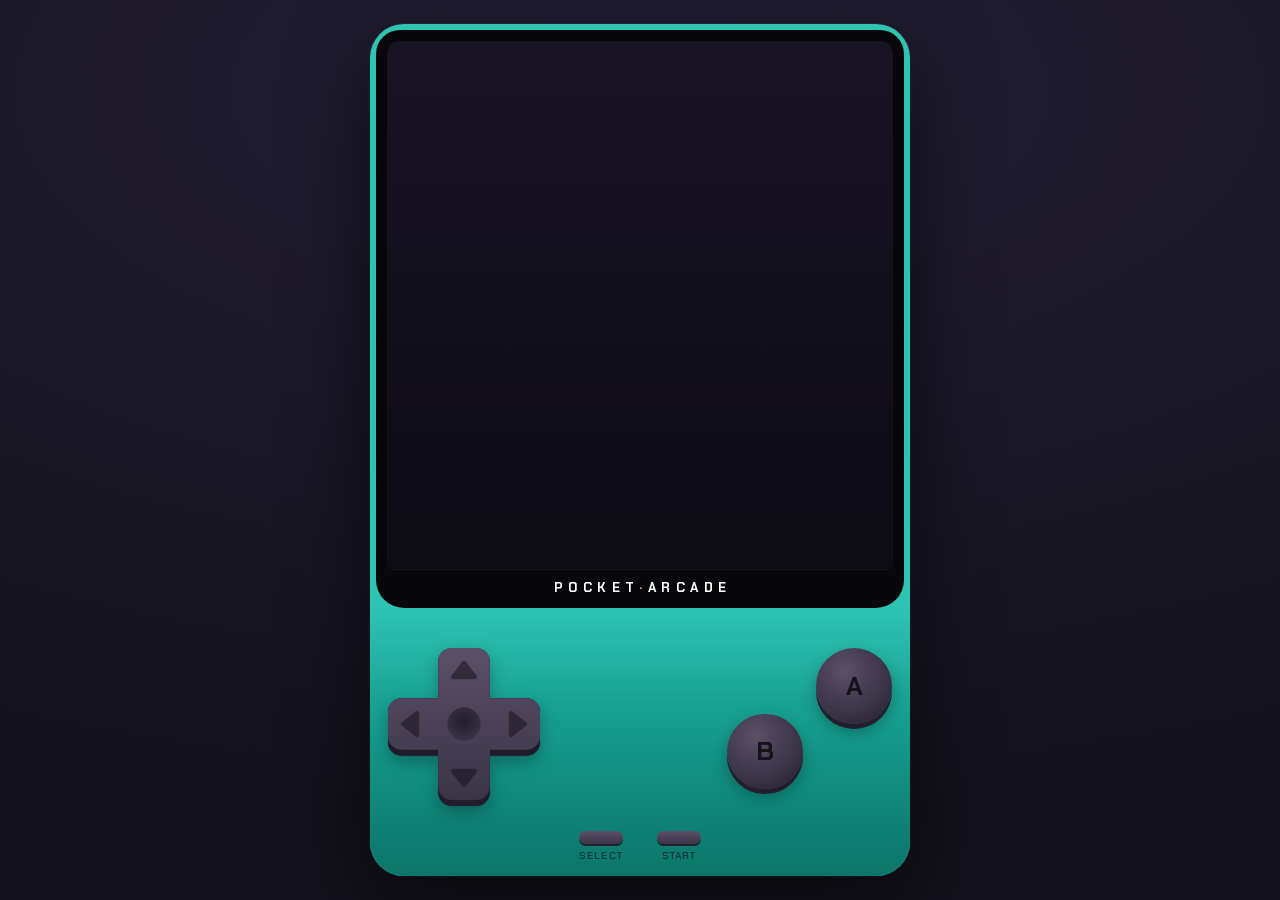
<file: arcade/index.html>
<!doctype html>
<html lang="en">
<meta charset="utf-8">
<meta name="viewport" content="width=device-width,initial-scale=1,user-scalable=no">
<link rel="apple-touch-icon" href="icons/icon-180.png">
<link rel="icon" type="image/png" sizes="192x192" href="icons/icon-192.png">
<link rel="icon" href="icons/icon.svg" type="image/svg+xml">
<link rel="manifest" href="manifest.webmanifest">
<meta name="apple-mobile-web-app-capable" content="yes">
<meta name="mobile-web-app-capable" content="yes">
<meta name="apple-mobile-web-app-title" content="Pocket Arcade">
<meta name="apple-mobile-web-app-status-bar-style" content="black">
<meta name="theme-color" content="#14121c">
<title>Pocket Arcade</title>
<meta name="claude:viewport-fit-sides" content="cover">
<link rel="preconnect" href="https://fonts.googleapis.com">
<link rel="stylesheet" href="https://fonts.googleapis.com/css2?family=Chakra+Petch:wght@500;600;700&family=Nunito:wght@500;700;800&family=Pirata+One&family=Lilita+One&family=Crimson+Pro:ital,wght@1,600&display=swap">
<style>
/* Layout: a handheld. Portrait = black screen bezel on top, coloured controller below; landscape = controller clusters either side of the screen. Full screen mode drops the shell. */
:root{
  --room:#14121c; --room2:#221d33;
  --bezel:#08080c; --screen:#000;
  --skin:#169e8f; --skin-hi:#2fc4b2; --skin-lo:#0b7569;
  --btn:#3b3346; --btn-hi:#5a5068; --btn-lo:#231d2c; --btn-ink:#16121c;
  --ink:#f3eefc; --ink-dim:rgba(243,238,252,.62); --label:rgba(20,10,40,.62);
  --accent:#ffd166;
  --face-hi:#5a5068; --face:#3b3346; --face-lo:#231d2c; --face-ink:#16121c;
  --pill-hi:#5a5068; --pill:#3b3346; --pill-lo:#231d2c;
  --fx:linear-gradient(transparent,transparent); /* extra shell layer: see-through insides on the clear colours */
  --frame:6px; /* thin controller-colour frame around the top and sides of the screen area */
  --f-mark:'Chakra Petch',ui-monospace,monospace; --f-ui:'Nunito',system-ui,sans-serif;
  color-scheme:dark;
}
*{box-sizing:border-box}
[hidden]{display:none!important}
html,body{height:100%;margin:0}
body{background:radial-gradient(120% 80% at 50% 10%,var(--room2),var(--room));color:var(--ink);font-family:var(--f-ui);overflow:hidden;
  -webkit-user-select:none;user-select:none;-webkit-touch-callout:none;-webkit-tap-highlight-color:transparent;overscroll-behavior:none}
button{font:inherit;color:inherit}
:focus-visible{outline:3px solid var(--accent);outline-offset:2px}
/* controller buttons never show a focus box or tap highlight; pressing shows on the button itself */
[data-btn],.dpad{-webkit-tap-highlight-color:transparent;outline:none!important}
[data-btn]:focus,[data-btn]:focus-visible{outline:none!important}

#app{height:100%;display:grid;place-items:center;padding-left:max(0px,env(safe-area-inset-left,0px));padding-right:max(0px,env(safe-area-inset-right,0px))}
.device{position:relative;width:min(100%,440px);height:min(100%,920px);display:grid;grid-template-rows:minmax(0,1fr) auto;
  background:var(--skin-hi);overflow:hidden;box-shadow:0 30px 80px rgba(0,0,0,.6),0 0 0 1px rgba(255,255,255,.06)}
@media (min-width:520px) and (min-height:700px){.device{border-radius:34px;height:min(calc(100% - 40px),900px)}}
/* iPad and larger: a bigger handheld, so the shelf fits three cartridges a row */
@media (min-width:700px) and (min-height:700px){.device{width:min(100%,540px);height:min(calc(100% - 48px),1060px)}}
/* Web Apps house rule: text fields at 16px or more so iPhone doesn't zoom in */
input:not([type=checkbox]):not([type=radio]):not([type=range]),select,textarea{font-size:16px}

/* top bar inside the bezel */
.top{position:relative;background:var(--bezel);margin:var(--frame) var(--frame) 0;border-radius:24px 24px 0 0;display:flex;align-items:center;gap:12px;
  padding:calc(8px + env(safe-area-inset-top,0px)) 18px 6px;min-height:calc(54px + env(safe-area-inset-top,0px))}
/* only shown for a game whose own menu has no Arcade tab (older games); everything else opens the Arcade panel with Start */
.menu-btn{display:none;flex:none;width:36px;height:36px;border-radius:50%;border:0;background:rgba(255,255,255,.08);place-items:center;cursor:pointer}
body.no-tab .menu-btn{display:grid}
.menu-btn:hover{background:rgba(255,255,255,.14)}
.menu-btn svg{width:20px;height:20px}
.now{flex:1;min-width:0;display:grid;gap:2px}
.now-title{display:flex;align-items:center;gap:7px;min-width:0;font:800 15px/1.2 var(--f-ui);color:var(--ink)}
.now-title span{white-space:nowrap;overflow:hidden;text-overflow:ellipsis}
.now-title.danger{color:#ff8a7a}
.now-title.danger::before{content:"";flex:none;width:7px;height:7px;border-radius:50%;background:currentColor;animation:blink 1s infinite}
.now-detail{font:600 11px/1.3 var(--f-mark);letter-spacing:.1em;text-transform:uppercase;color:var(--ink-dim);white-space:nowrap;overflow:hidden;text-overflow:ellipsis}
.now-detail:empty{display:none}
.meter{flex:none;display:grid;gap:4px;justify-items:end}
.meter small{font:700 10px var(--f-mark);letter-spacing:.14em;color:var(--ink-dim)}
.meter i{display:block;width:72px;height:6px;border-radius:3px;background:rgba(255,255,255,.12);overflow:hidden}
.meter i b{display:block;height:100%;border-radius:3px;background:#22c4a0;transition:width .2s}
/* game messages flash in the bar instead of covering the play area */
.toast-bar{position:absolute;left:10px;right:10px;top:calc(6px + env(safe-area-inset-top,0px));bottom:4px;display:flex;align-items:center;justify-content:center;text-align:center;
  padding:2px 16px;border-radius:18px;background:var(--accent);color:#2a1a00;font:800 14px/1.2 var(--f-ui);opacity:0;transform:translateY(-6px);transition:opacity .18s,transform .18s;pointer-events:none}
.toast-bar.on{opacity:1;transform:none}
@keyframes blink{50%{opacity:.3}}

/* screen */
/* no bar above the screen: the screen area starts right under the thin colour frame */
.top{display:none!important}
.screen-wrap{display:flex;flex-direction:column;min-height:0;padding:calc(12px + env(safe-area-inset-top,0px)) 12px 0;margin:var(--frame) var(--frame) 0;background:var(--bezel);border-radius:24px 24px 28px 28px}
.screen{position:relative;flex:1;min-height:0;background:var(--screen);border-radius:10px 10px 4px 4px;overflow:hidden;box-shadow:inset 0 0 0 2px #000,0 0 0 1px rgba(255,255,255,.05)}
.screen iframe{position:absolute;inset:0;width:100%;height:100%;border:0;display:block;background:#000}
.mark{text-align:center;padding:10px 0 12px;font:700 13px var(--f-mark);letter-spacing:.42em;color:#fff;text-indent:.42em}
.mark i{font-style:normal;color:var(--accent)}

/* controller */
.pad{position:relative;display:grid;grid-template-columns:1fr 1fr;grid-template-rows:minmax(0,1fr) auto;column-gap:8px;background:var(--fx),linear-gradient(180deg,var(--skin-hi),var(--skin) 40%,var(--skin-lo));
  border-radius:0;padding:22px max(18px,env(safe-area-inset-left,0px)) calc(14px + env(safe-area-inset-bottom,0px)) max(18px,env(safe-area-inset-right,0px));min-height:268px}
.cluster{position:relative;z-index:1;display:grid;align-content:center;min-width:0}
.cluster.left{justify-items:start}.cluster.right{justify-items:end}
.pill small,.face small{font:600 10px var(--f-mark);letter-spacing:.08em;text-transform:uppercase}
/* Select + Start: one centred row along the bottom of the controller */
.sys{position:relative;z-index:1;grid-column:1/-1;display:flex;justify-content:center;gap:34px;padding-top:14px}

/* Clear colours: the board sits inside the shell with a small gap, and tinted plastic (with a shine and a bright rim) lies over it */
body.clear .pad{background:var(--pcb-gap)}
body.clear .pad::before{content:"";position:absolute;inset:14px 12px calc(10px + env(safe-area-inset-bottom,0px));border-radius:22px;
  background:var(--pcb) 0 0/220px 220px,var(--pcb-board);box-shadow:0 10px 22px rgba(0,0,0,.35),0 0 0 1px rgba(0,0,0,.18)}
body.clear .pad::after{content:"";position:absolute;inset:0;pointer-events:none;background:var(--sheen),var(--tint);
  box-shadow:inset 0 2px 0 rgba(255,255,255,.5),inset 0 0 0 1.5px rgba(255,255,255,.2),inset 0 -14px 26px rgba(255,255,255,.1)}

/* D-pad: one moulded plus (SVG) with a lip, a dished centre and four small arrows */
.dpad{position:relative;width:min(40vw,152px);aspect-ratio:1;touch-action:none;cursor:pointer;filter:drop-shadow(0 6px 8px rgba(0,0,0,.28))}
.dpad svg{display:block;width:100%;height:100%;overflow:visible}
/* the dark base stays fixed in the handheld; only the top surface rocks, so the pressed side sinks into it */
/* C2.5: the dark side is a stack of thin layers. The bottom layer (--k:0) stays fixed in the handheld, 4% below the top;
   the top layer (--k:1) moves with the surface. Pressing sinks the surface a little (--dy) and rocks it toward the pressed side,
   so the side stays joined to the top while its bottom edge stays put. */
.dpad .dp-side,.dpad .dp-top{transform-origin:50% 50%;transition:transform .07s ease-out}
.dpad .dp-side{position:absolute;inset:0;
  transform:perspective(320px) translateY(calc(var(--dy,0%) * var(--k) + 4% * (1 - var(--k)))) rotateX(calc(var(--rx,0deg) * var(--k))) rotateY(calc(var(--ry,0deg) * var(--k)))}
.dpad .dp-top{position:relative;transform:perspective(320px) translateY(var(--dy,0%)) rotateX(var(--rx,0deg)) rotateY(var(--ry,0deg))}
.dpad[data-up],.dpad[data-down],.dpad[data-left],.dpad[data-right]{--dy:1.6%}
/* C2.5 subtle rocker tilt: the pad rocks slightly toward the side being pressed (diagonals tilt both ways) */
.dpad[data-up]{--rx:5deg}.dpad[data-down]{--rx:-5deg}.dpad[data-left]{--ry:-5deg}.dpad[data-right]{--ry:5deg}
.dpad .lip{fill:var(--btn-lo)}
.dpad .arr{fill:var(--btn-ink);stroke:var(--btn-ink);stroke-width:3;stroke-linejoin:round;opacity:.55;transition:opacity .08s,fill .08s}
.dpad[data-up] .arr.up,.dpad[data-down] .arr.down,.dpad[data-left] .arr.left,.dpad[data-right] .arr.right{stroke:var(--accent)}
.dpad .shade{fill:#000;opacity:0;transition:opacity .08s}
.dpad[data-up] .arr.up,.dpad[data-down] .arr.down,.dpad[data-left] .arr.left,.dpad[data-right] .arr.right{fill:var(--accent);opacity:1}
.dpad[data-up] .shade.up,.dpad[data-down] .shade.down,.dpad[data-left] .shade.left,.dpad[data-right] .shade.right{opacity:.16}
.dpad-wrap{display:grid;justify-items:center;gap:8px}
.cap{font:600 10px var(--f-mark);letter-spacing:.12em;text-transform:uppercase;color:var(--label);min-height:12px;white-space:nowrap}

.faces{position:relative;width:min(44vw,172px);aspect-ratio:1.1}
.face{position:absolute;width:44%;aspect-ratio:1;border-radius:50%;border:0;cursor:pointer;touch-action:none;display:grid;place-items:center;
  background:radial-gradient(circle at 38% 30%,var(--face-hi),var(--face) 60%,var(--face-lo));box-shadow:0 5px 0 var(--face-lo),0 8px 16px rgba(0,0,0,.3);
  font:700 26px var(--f-mark);color:var(--face-ink)}
.face.is-down{box-shadow:0 1px 0 var(--face-lo),0 2px 6px rgba(0,0,0,.3)!important}
.face .cap{position:absolute;top:100%;left:50%;transform:translateX(-50%);margin-top:8px}
.face.a{right:0;top:2%}.face.b{left:4%;bottom:8%}
.pills{display:flex;gap:16px}
.pill{display:grid;justify-items:center;gap:5px;background:none;border:0;padding:0;cursor:pointer;touch-action:none}
.pill i{display:block;width:44px;height:13px;border-radius:8px;background:linear-gradient(180deg,var(--pill-hi),var(--pill));box-shadow:0 2px 0 var(--pill-lo)}
.pill .cap{color:var(--label)}
/* only Select and Start keep a label under them */
.dpad-wrap .cap,.face .cap{display:none!important}
.is-down{transform:translateY(3px);box-shadow:0 1px 0 var(--btn-lo),0 2px 6px rgba(0,0,0,.3)!important}
/* Select/Start: only the pill moves; the button around it (pill + label) never gets a shadow or box */
.pill.is-down{transform:none;box-shadow:none!important}
.pill.is-down i{transform:translateY(2px);box-shadow:none}

/* library, shown on the screen when no game is running */
.library{position:absolute;inset:0;display:flex;flex-direction:column;background:linear-gradient(180deg,#191426,#0d0b14);overflow:hidden}
.lib-head{display:flex;align-items:baseline;justify-content:space-between;padding:16px 16px 10px;font:700 12px var(--f-mark);letter-spacing:.2em;text-transform:uppercase;color:var(--ink-dim)}
.lib-head b{font:800 20px var(--f-ui);letter-spacing:0;text-transform:none;color:var(--ink)}
/* L1 cartridge shelf: as many columns as fit (one on a small phone, two on most phones, three in landscape) */
.carts{flex:1;min-height:0;overflow:auto;display:grid;grid-template-columns:repeat(auto-fill,minmax(128px,1fr));gap:18px 14px;align-content:start;justify-items:center;
  padding:12px 16px 20px;scroll-padding:16px}
.cart{width:100%;max-width:min(200px,62vw);display:grid;justify-items:center;gap:7px;padding:8px 4px 4px;border:0;background:none;color:inherit;cursor:pointer;text-align:center;border-radius:14px}
.cart:focus-visible{outline:none}
.cart canvas{display:block;width:100%;height:auto;aspect-ratio:680/690;filter:drop-shadow(0 8px 9px rgba(0,0,0,.5));transition:transform .2s cubic-bezier(.3,1.4,.5,1),filter .2s,opacity .2s}
.cart.sel canvas,.cart:focus-visible canvas{transform:translateY(-6px);
  filter:drop-shadow(0 0 1.5px var(--accent)) drop-shadow(0 0 1.5px var(--accent)) drop-shadow(0 0 1px var(--accent)) drop-shadow(0 14px 12px rgba(0,0,0,.55))}
.cart-name{font:800 15px/1.2 var(--f-ui);color:var(--ink);text-wrap:balance}
.cart.sel .cart-name{color:var(--accent)}
.cart-tags{font:600 9.5px var(--f-mark);letter-spacing:.12em;text-transform:uppercase;color:var(--ink-dim);margin-top:-3px}
.cart.empty{cursor:default}
.cart.empty canvas{filter:none}
.cart.empty .cart-name{color:var(--ink-dim)}
/* pressing A: the cartridge drops into the slot before the game loads */
.cart.inserting canvas{transform:translateY(46px) scale(.9);opacity:0;transition:transform .26s ease-in,opacity .26s ease-in}
.lib-blurb{margin:0;font:600 12.5px/1.4 var(--f-ui);letter-spacing:0;text-transform:none;color:var(--ink-dim);
  display:-webkit-box;-webkit-line-clamp:2;-webkit-box-orient:vertical;overflow:hidden;min-height:2.8em}
.lib-foot{padding:8px 16px 12px;font:600 11px var(--f-mark);letter-spacing:.08em;color:var(--ink-dim);text-transform:uppercase;border-top:1px solid rgba(255,255,255,.06)}
.lib-foot kbd{font:inherit;color:var(--accent)}
.loading{position:absolute;inset:0;display:grid;place-items:center;background:#000;font:600 12px var(--f-mark);letter-spacing:.3em;color:var(--ink-dim);text-transform:uppercase}

/* Arcade panel: the universal menu, laid over the game screen (opened by a game's Arcade tab, Start in the library, Esc or a controller's Home) */
.sheet-back{position:absolute;inset:0;z-index:30;background:linear-gradient(180deg,#191426,#0d0b14);overflow:auto;overscroll-behavior:contain}
.sheet{max-width:420px;margin:0 auto;padding:16px 16px 22px;display:grid;gap:14px}
.sheet-head{display:flex;align-items:baseline;justify-content:space-between;gap:10px}
.sheet h2{margin:0;font:800 22px var(--f-ui);color:var(--ink)}
.sheet-mark{font:700 10px var(--f-mark);letter-spacing:.3em;color:var(--ink-dim)}
.sheet-mark i{font-style:normal;color:var(--accent)}
.sheet .row{display:grid;gap:8px}
.sheet .lbl{font:700 13px var(--f-ui)}
.skin-name{font-weight:500;color:var(--ink-dim)}
.big{display:flex;align-items:center;gap:10px;width:100%;padding:12px 14px;border-radius:12px;border:0;background:rgba(255,255,255,.07);font:700 15px var(--f-ui);cursor:pointer;text-align:left}
.big:hover{background:rgba(255,255,255,.12)}
.big svg{width:18px;height:18px;flex:none;color:var(--accent)}
.seg{display:grid;grid-template-columns:1fr 1fr;gap:4px;padding:4px;border-radius:12px;background:rgba(255,255,255,.06)}
.seg button{padding:9px 8px;border-radius:9px;border:0;background:none;font:700 13px var(--f-ui);cursor:pointer;color:var(--ink-dim)}
.seg button:disabled{opacity:.4;cursor:default}
.seg button[aria-pressed="true"]{background:var(--accent);color:#2a1a00}
.swatches{display:flex;gap:10px;flex-wrap:wrap}
.swatch{width:32px;height:32px;flex:none;border-radius:50%;border:3px solid transparent;cursor:pointer}
.swatch[aria-pressed="true"]{border-color:#fff}
.toggle{display:flex;align-items:center;justify-content:space-between;gap:10px;padding:10px 12px;border-radius:12px;background:rgba(255,255,255,.05);border:0;cursor:pointer;font:700 14px var(--f-ui);width:100%}
.toggle i{width:42px;height:24px;border-radius:12px;background:rgba(255,255,255,.2);position:relative;flex:none}
.toggle i::after{content:"";position:absolute;left:3px;top:3px;width:18px;height:18px;border-radius:50%;background:#fff;transition:transform .15s}
.toggle[aria-pressed="true"] i{background:#2fbf71}.toggle[aria-pressed="true"] i::after{transform:translateX(18px)}
.map{display:grid;grid-template-columns:auto 1fr;gap:4px 12px;font-size:13px;margin:0}
.map dt{font:700 11px var(--f-mark);letter-spacing:.06em;color:var(--accent);text-transform:uppercase;padding-top:1px}
.map dd{margin:0;color:var(--ink-dim)}
.hint{font-size:12px;color:var(--ink-dim);line-height:1.45;margin:0}
/* A1 sign-in screen, shown on the handheld's screen until someone signs in with their Web Apps account */
.auth{position:absolute;inset:0;z-index:20;overflow:auto;background:linear-gradient(180deg,#191426,#0d0b14);overscroll-behavior:contain}
.auth-in{max-width:380px;margin:0 auto;padding:22px 18px 26px;display:grid;gap:14px}
.auth-mark{font:700 11px var(--f-mark);letter-spacing:.32em;color:var(--ink-dim)}.auth-mark i{font-style:normal;color:var(--accent)}
.auth h1{margin:0;font:800 24px/1.15 var(--f-ui);text-wrap:balance}
.auth p{margin:0;font-size:13.5px;line-height:1.45;color:var(--ink-dim)}
.auth form{display:grid;gap:10px;padding:16px;border-radius:18px;background:rgba(255,255,255,.05);border:1px solid rgba(255,255,255,.08)}
.auth h2{margin:0 0 2px;font:800 16px var(--f-ui)}
.fld{display:grid;gap:5px;font:700 12px var(--f-ui);color:var(--ink-dim)}.fld em{font-style:normal;font-weight:600;opacity:.8}
.fld input{width:100%;padding:11px 14px;border-radius:12px;border:1.5px solid rgba(255,255,255,.14);background:rgba(0,0,0,.35);color:var(--ink);font-family:var(--f-ui);font-weight:700;outline:none}
.fld input:focus{border-color:var(--accent)}
.auth .err{margin:0;min-height:1.2em;font:700 12.5px var(--f-ui);color:#ff8a7a}
.btn-main{padding:12px 16px;border-radius:999px;border:0;background:var(--accent);color:#2a1a00;font:800 15px var(--f-ui);cursor:pointer}
.btn-main:disabled{opacity:.6;cursor:wait}
.linkbtn{border:0;background:none;padding:6px;font:700 13px var(--f-ui);color:var(--ink);text-decoration:underline;text-underline-offset:3px;cursor:pointer;justify-self:center}
.auth .note{font-size:12px}
/* A2 account block at the top of the Arcade panel (avatar styles are each app's own; this is Pocket Arcade's) */
.acct{display:flex;align-items:center;gap:12px;padding:10px 12px;border-radius:14px;background:rgba(255,255,255,.05)}
.acct-txt{flex:1;min-width:0}.acct-txt b{display:block;font:800 15px var(--f-ui);white-space:nowrap;overflow:hidden;text-overflow:ellipsis}
.acct-txt small{font:600 12px var(--f-ui);color:var(--ink-dim)}
.wa-av{--h:#9B8CFF;flex:none;width:42px;height:42px;border-radius:50%;display:grid;place-items:center;overflow:hidden;background:var(--h);color:#14121c;font:800 18px var(--f-ui)}
.wa-av img{width:100%;height:100%;object-fit:cover}.wa-av.wa-anon{background:rgba(255,255,255,.12)}.wa-av svg{width:60%;height:60%;fill:var(--ink-dim)}
.acct-row{display:grid;grid-template-columns:1fr 1fr;gap:8px}
.big.small{padding:10px 12px;font-size:14px;justify-content:center;text-decoration:none;color:var(--ink)}
.auth a.linkbtn{color:var(--ink-dim)}

/* full screen mode: the screen fills the window and the shell is hidden */
.fs-btn{display:none}
body.full .device{width:100%;height:100%;border-radius:0;box-shadow:none;grid-template-rows:minmax(0,1fr)}
body.full .top,body.full .mark,body.full .pad{display:none}
body.full .screen-wrap{padding:0;border-radius:0;margin:0}
body.full .device{background:var(--bezel)}
body.full .screen{border-radius:0;box-shadow:none}
body.full .fs-btn{display:grid;position:absolute;z-index:25;left:calc(8px + env(safe-area-inset-left,0px));top:calc(10px + env(safe-area-inset-top,0px));width:44px;height:44px;border-radius:50%;
  border:1.5px solid rgba(255,255,255,.3);background:rgba(10,8,18,.55);place-items:center;cursor:pointer;backdrop-filter:blur(6px);-webkit-backdrop-filter:blur(6px)}
body.full .fs-btn svg{width:20px;height:20px}
body.full:not(.no-tab) .fs-btn{display:none}
/* games without the controller connection keep their own top-left menu button, so the arcade's ☰ sits at the bottom centre instead */
body.full.no-tab .fs-btn{left:50%;top:auto;bottom:calc(10px + env(safe-area-inset-bottom,0px));transform:translateX(-50%);width:40px;height:40px}
body.no-tab:not(.full) .fs-btn{display:grid;position:absolute;z-index:25;left:calc(var(--frame) + 20px);top:calc(var(--frame) + 20px + env(safe-area-inset-top,0px));width:40px;height:40px;border-radius:50%;
  border:1.5px solid rgba(255,255,255,.3);background:rgba(10,8,18,.55);place-items:center;cursor:pointer}
body.no-tab:not(.full) .fs-btn svg{width:20px;height:20px}

/* landscape phones: controller clusters either side of the screen */
@media (orientation:landscape) and (max-height:560px){
  .device{width:100%;height:100%;border-radius:0;grid-template-rows:minmax(0,1fr) auto;grid-template-columns:minmax(150px,1fr) minmax(0,2.6fr) minmax(150px,1fr);background:var(--bezel)}
  .cluster{background:var(--fx),linear-gradient(180deg,var(--skin-hi),var(--skin) 40%,var(--skin-lo))}
  .top{grid-column:2;grid-row:1;margin:0;border-radius:0;min-height:0;padding:calc(6px + env(safe-area-inset-top,0px)) 10px 0}
  .now-title{font-size:13px}.now-detail{font-size:10px}
  .screen-wrap{grid-column:2;grid-row:1;padding:calc(8px + env(safe-area-inset-top,0px)) 6px 0;border-radius:0;margin:0}
  .mark{padding:6px 0 0;font-size:11px}
  .pad{display:contents}
  .cluster{grid-row:1/3;padding:12px 12px calc(12px + env(safe-area-inset-bottom,0px));align-content:center}
  .cluster.left,.cluster.right{justify-items:center}
  body.clear .pad::before,body.clear .pad::after{display:none}
  .sys{grid-column:2;grid-row:2;padding:4px 0 calc(8px + env(safe-area-inset-bottom,0px))}
  .cluster.left{grid-column:1;padding-left:max(12px,env(safe-area-inset-left,0px))}.cluster.right{grid-column:3;padding-right:max(12px,env(safe-area-inset-right,0px))}
  .dpad{width:min(19vw,132px)}.faces{width:min(21vw,150px)}
  .cap{color:rgba(255,255,255,.75)}.pill .cap{color:rgba(255,255,255,.75)}
  body.full .device{grid-template-columns:1fr;background:var(--bezel)}
  body.full .screen-wrap{grid-column:1;grid-row:1/3}
}
@media (prefers-reduced-motion:reduce){*{transition:none!important;animation:none!important}.cart.sel canvas{transform:none}}
</style>

<div id="app">
  <div class="device" id="device">
    <div class="top">
      <div class="now"><div class="now-title" id="nowTitle"><span id="nowText">Library</span></div><div class="now-detail" id="nowDetail">Choose a game</div></div>
      <div class="meter" id="meter" hidden><small id="meterLbl"></small><i><b id="meterBar"></b></i></div>
      <button class="menu-btn" id="menuBtn" aria-label="Open the Arcade menu" aria-haspopup="dialog"><svg viewBox="0 0 24 24" width="20" height="20" fill="none" stroke="currentColor" stroke-width="2.4" stroke-linecap="round"><path d="M4 7h16M4 12h16M4 17h16"/></svg></button>
      <div class="toast-bar" id="toastBar" role="status" aria-live="polite"></div>
    </div>
    <div class="screen-wrap">
      <div class="screen" id="screen">
        <iframe id="frame" title="Game" allow="autoplay; fullscreen; gamepad" hidden></iframe>
        <div class="loading" id="loading" hidden>Loading</div>
        <div class="sheet-back" id="sheetBack" hidden>
          <div class="sheet" role="dialog" aria-modal="true" aria-labelledby="sheetTitle">
            <div class="sheet-head"><h2 id="sheetTitle">Arcade</h2><span class="sheet-mark">POCKET<i>·</i>ARCADE</span></div>
            <div class="row" id="acctRow" hidden><div class="acct"><span id="acctAv"></span><div class="acct-txt"><b id="acctName"></b><small id="acctUser"></small></div></div>
              <div class="acct-row"><a class="big small" href="../" id="hubLink">Web Apps home</a><button class="big small" id="signOutBtn">Sign out</button></div>
              <p class="hint" id="syncHint">Your arcade settings are saved to your account.</p></div>
            <button class="big" id="resumeBtn"><svg viewBox="0 0 24 24" fill="none" stroke="currentColor" stroke-width="2.4" stroke-linecap="round" stroke-linejoin="round"><path d="M15 5l-7 7 7 7"/></svg>Back to game</button>
            <button class="big" id="libBtn"><svg viewBox="0 0 24 24" fill="none" stroke="currentColor" stroke-width="2.2" stroke-linejoin="round"><rect x="4" y="4" width="6" height="16" rx="1.5"/><rect x="12" y="4" width="4" height="16" rx="1"/><path d="M17.5 5.5l3 .8-3.6 13.6-3-.8z"/></svg>Quit to library</button>
            <div class="row"><span class="lbl">Display</span>
              <div class="seg" role="group" aria-label="Display"><button id="modeConsole" aria-pressed="true">Handheld</button><button id="modeFull" aria-pressed="false">Full screen</button></div>
              <p class="hint" id="modeHint">Full screen hides the controller and uses the game's own touch controls.</p></div>
            <div class="row"><span class="lbl">Controller color <span class="skin-name" id="skinName"></span></span><div class="swatches" id="swatches"></div></div>
            <button class="toggle" id="hapticBtn" aria-pressed="true">Vibrate on press <i></i></button>
            <div class="row" id="ctlRow"><span class="lbl">Controls</span><dl class="map" id="ctlMap"></dl>
              <p class="hint">Keyboard: arrows or WASD move · X or Space A · Z B · Shift Select · Enter Start · Esc Arcade. Q and C (or a controller's bumpers) give L and R. Game controllers work too.</p></div>
          </div>
        </div>

        <div class="auth" id="auth" hidden></div>
        <div class="library" id="library">
          <div class="lib-head"><b>Your games</b><span id="libCount">1 game</span></div>
          <div class="carts" id="carts" role="listbox" aria-label="Games"></div>
          <div class="lib-foot"><p class="lib-blurb" id="libBlurb"></p></div>
        </div>
      </div>
      <div class="mark">POCKET<i>·</i>ARCADE</div>
    </div>
    <div class="pad" id="pad">
      <div class="cluster left">
        <div class="dpad-wrap">
          <div class="dpad" id="dpad" role="group" aria-label="Directional pad">
            <svg class="dp-side" style="--k:0.000" viewBox="0 0 100 100" aria-hidden="true"><g class="lip"><rect x="0" y="33" width="100" height="34" rx="9"/><rect x="33" y="0" width="34" height="100" rx="9"/></g></svg>
            <svg class="dp-side" style="--k:0.125" viewBox="0 0 100 100" aria-hidden="true"><g class="lip"><rect x="0" y="33" width="100" height="34" rx="9"/><rect x="33" y="0" width="34" height="100" rx="9"/></g></svg>
            <svg class="dp-side" style="--k:0.250" viewBox="0 0 100 100" aria-hidden="true"><g class="lip"><rect x="0" y="33" width="100" height="34" rx="9"/><rect x="33" y="0" width="34" height="100" rx="9"/></g></svg>
            <svg class="dp-side" style="--k:0.375" viewBox="0 0 100 100" aria-hidden="true"><g class="lip"><rect x="0" y="33" width="100" height="34" rx="9"/><rect x="33" y="0" width="34" height="100" rx="9"/></g></svg>
            <svg class="dp-side" style="--k:0.500" viewBox="0 0 100 100" aria-hidden="true"><g class="lip"><rect x="0" y="33" width="100" height="34" rx="9"/><rect x="33" y="0" width="34" height="100" rx="9"/></g></svg>
            <svg class="dp-side" style="--k:0.625" viewBox="0 0 100 100" aria-hidden="true"><g class="lip"><rect x="0" y="33" width="100" height="34" rx="9"/><rect x="33" y="0" width="34" height="100" rx="9"/></g></svg>
            <svg class="dp-side" style="--k:0.750" viewBox="0 0 100 100" aria-hidden="true"><g class="lip"><rect x="0" y="33" width="100" height="34" rx="9"/><rect x="33" y="0" width="34" height="100" rx="9"/></g></svg>
            <svg class="dp-side" style="--k:0.875" viewBox="0 0 100 100" aria-hidden="true"><g class="lip"><rect x="0" y="33" width="100" height="34" rx="9"/><rect x="33" y="0" width="34" height="100" rx="9"/></g></svg>
            <svg class="dp-side" style="--k:1.000" viewBox="0 0 100 100" aria-hidden="true"><g class="lip"><rect x="0" y="33" width="100" height="34" rx="9"/><rect x="33" y="0" width="34" height="100" rx="9"/></g></svg>
            <svg class="dp-top" viewBox="0 0 100 100" aria-hidden="true">
              <defs>
                <linearGradient id="dpFill" gradientUnits="userSpaceOnUse" x1="0" y1="0" x2="0" y2="100"><stop offset="0" style="stop-color:var(--btn-hi)"/><stop offset="1" style="stop-color:var(--btn)"/></linearGradient>
                <radialGradient id="dpDish" cx=".5" cy=".42" r=".6"><stop offset="0" style="stop-color:var(--btn-lo)"/><stop offset="1" style="stop-color:var(--btn)"/></radialGradient>
                <clipPath id="dpClip"><rect x="0" y="33" width="100" height="34" rx="9"/><rect x="33" y="0" width="34" height="100" rx="9"/></clipPath>
              </defs>
              <g fill="url(#dpFill)"><rect x="0" y="33" width="100" height="34" rx="9"/><rect x="33" y="0" width="34" height="100" rx="9"/></g>
              <g clip-path="url(#dpClip)">
                <rect class="shade up" x="33" y="0" width="34" height="33"/><rect class="shade down" x="33" y="67" width="34" height="33"/>
                <rect class="shade left" x="0" y="33" width="33" height="34"/><rect class="shade right" x="67" y="33" width="33" height="34"/>
              </g>
              <circle cx="50" cy="50" r="11" fill="url(#dpDish)"/>
              <path class="arr up" d="M50 10 57 19H43Z"/><path class="arr down" d="M50 90 43 81H57Z"/>
              <path class="arr left" d="M10 50 19 43V57Z"/><path class="arr right" d="M90 50 81 57V43Z"/>
            </svg>
          </div>
          <span class="cap" data-cap="dpad">Move</span>
        </div>
      </div>
      <div class="cluster right">
        <div class="faces">
          <button class="face a" data-btn="a" aria-label="A button">A<span class="cap" data-cap="a"></span></button>
          <button class="face b" data-btn="b" aria-label="B button">B<span class="cap" data-cap="b"></span></button>
        </div>
      </div>
      <div class="sys">
        <button class="pill" data-btn="select" aria-label="Select"><i></i><span class="cap" data-cap="select">Select</span></button>
        <button class="pill" data-btn="start" aria-label="Start"><i></i><span class="cap" data-cap="start">Start</span></button>
      </div>
    </div>
    <button class="fs-btn" id="fsBtn" aria-label="Open arcade menu"><svg viewBox="0 0 24 24" fill="none" stroke="currentColor" stroke-width="2.4" stroke-linecap="round"><path d="M4 7h16M4 12h16M4 17h16"/></svg></button>

  </div>
</div>

<!-- Web Apps shared account code (one sign-in for every app on the site). Must load before Pocket Arcade's own script. -->
<script src="../shared/config.js"></script>
<script src="../shared/vendor/supabase.js"></script>
<script src="../shared/account.js"></script>
<script src="../shared/analytics.js" defer></script>
<script>
(()=>{
const $=id=>document.getElementById(id);
// ---- the game shelf. Add a game: put its page in games/ and add an entry here. Games that speak the GP protocol get full controller support.
// gp:false = the game doesn't speak the controller connection yet: it opens in full screen with its own touch controls, and a small ☰ opens the Arcade panel
const GAMES=[
  {id:'big-year',saves:['birding-journal-v1','birding-kit-v1','birding-settings','birding-progress-v1'],title:'Big Year',src:'games/big-year/index.html',
   blurb:'Walk or drive the East Coast, listen for birds, raise your binoculars, scope or camera to find them, and log every species in your field journal.',tags:['Explore','Nature'],
   art:'birds',logo:{text:'Big Year',font:'italic 600 X "Crimson Pro",Georgia,serif',ink:'#2f3a2a',strip:'#f3ead2'},buttons:{a:'Binoculars',b:'Pish',l:'Map',r:'',select:'Gear',start:'Phone'}},
  {id:'dino-world',saves:['dino-save','dino-settings'],title:'Dino World',src:'games/dino-world/index.html',gp:false,
   blurb:'Tranquilize dinosaurs and sample their DNA on a wild island, then fly to Port Meridian and bring the escaped ones back to the Institute.',tags:['Adventure','Dinosaurs'],
   art:'dino',logo:{text:'Dino World',font:'"Lilita One",Fredoka,system-ui,sans-serif',ink:'#ffe9b0',strip:'#123a2b'},buttons:{}},
  {id:'pirate-seas',saves:['pirate-settings'],title:'Pirate Seas',src:'games/pirate-seas/index.html',blurb:'Wash up on the Isle of First Tides, fix your rowboat and sail an open world of islands, forts and sea monsters.',tags:['Adventure','Story'],
   art:'sea',logo:{text:'Pirate Seas',font:'"Pirata One",Georgia,serif',ink:'#3b2410',strip:'#f1dfb3'},
   buttons:{a:'Attack',b:'Interact',l:'Dig',r:'Bag',select:'Map',start:'Log'}}
].sort((a,b)=>a.title.localeCompare(b.title));
// Controller colours. shell = highlight/base/shadow. Optional: btn (D-pad) and face (A/B) as hi/base/lo/ink, pill (Select/Start) as hi/base/lo,
// bezel (screen surround), label (caption ink), clear (see-through shell with faint insides).
const BTN0=['#5a5068','#3b3346','#231d2c','#16121c'];
const SKINS=[
  {id:'lagoon',name:'Lagoon',shell:['#2fc4b2','#169e8f','#0b7569']},
  {id:'grape',name:'Grape',shell:['#a35cff','#8a3df2','#6a22d8']},
  {id:'red',name:'Red',shell:['#ff5c62','#e2323c','#b11d28'],label:'rgba(45,0,6,.62)'},
  {id:'clear-purple',name:'Clear Purple',clear:{board:'#4a3a6e',trace:'#8f78c6',chip:'#21182f',pad:'#d2bf90',gap:'#5e4890'},shell:['#cdb9ee','#ac90da','#8667bd'],label:'rgba(40,18,80,.62)',
   btn:['rgba(102,92,118,.92)','rgba(66,58,80,.9)','rgba(38,32,50,.95)','#120e18']},
  {id:'clear-blue',name:'Clear Blue',clear:{board:'#3f5482',trace:'#8399cc',chip:'#1b2340',pad:'#d0c9a6',gap:'#6476a6'},shell:['#d6e0f3','#b4c3e4','#8fa1cd'],label:'rgba(24,36,80,.6)',bezel:'#161b38',
   btn:['rgba(250,252,255,.94)','rgba(222,229,244,.9)','rgba(150,163,198,.95)','#6f7c9f']},
  {id:'classic',name:'Classic',shell:['#e2dfd6','#d0ccc2','#b6b2a7'],label:'rgba(40,36,70,.66)',bezel:'#6c6a7b',
   btn:['#4c4952','#302d35','#19171c','#0b0a0d'],face:['#d24a7e','#ac2058','#7a1440','#5a0d2e'],pill:['#a9a6ad','#8d8a93','#6c6974']},
  {id:'slate',name:'Slate',shell:['#5d6475','#454b5a','#2d313d'],label:'rgba(236,240,248,.62)'}
];
// Clear shells: a circuit board drawn in the shell's own colours, sitting under tinted see-through plastic.
const hexA=(h,a)=>{const n=parseInt(h.slice(1),16);return `rgba(${n>>16},${n>>8&255},${n&255},${a})`};
function pcbURI(c){const tr=['M10 40H70L90 60V110','M130 10V45L150 65H210','M20 150H60L75 135H120','M170 120V170L155 185H110','M40 205H95','M200 90V140','M95 110H125','M0 95H22','M60 220V180L75 165'];
  const vias=[[70,40],[90,110],[130,10],[210,65],[20,150],[120,135],[170,120],[110,185],[40,205],[95,205],[200,90],[200,140],[125,110],[22,95]];
  let g=`<svg xmlns='http://www.w3.org/2000/svg' width='220' height='220'><g fill='none' stroke='${c.trace}' stroke-width='2.4' stroke-linecap='round' stroke-linejoin='round' opacity='.8'>${tr.map(d=>`<path d='${d}'/>`).join('')}</g>`;
  g+=`<rect x='104' y='76' width='56' height='38' rx='3' fill='${c.chip}'/>`;for(let k=0;k<6;k++){g+=`<rect x='${108+k*9}' y='70' width='4' height='6' fill='${c.pad}'/><rect x='${108+k*9}' y='114' width='4' height='6' fill='${c.pad}'/>`}
  g+=`<rect x='28' y='112' width='22' height='16' rx='2' fill='${c.chip}'/>`;for(const[x,y]of[[30,60],[150,150],[56,178],[176,24]])g+=`<rect x='${x}' y='${y}' width='16' height='7' rx='1.5' fill='${c.chip}'/><rect x='${x}' y='${y}' width='3.5' height='7' fill='${c.pad}'/><rect x='${x+12.5}' y='${y}' width='3.5' height='7' fill='${c.pad}'/>`;
  g+=vias.map(([x,y])=>`<circle cx='${x}' cy='${y}' r='3.4' fill='${c.pad}'/><circle cx='${x}' cy='${y}' r='1.3' fill='${c.board}'/>`).join('');
  g+=`<circle cx='190' cy='200' r='7' fill='none' stroke='${c.pad}' stroke-width='2.2'/></svg>`;
  return `url("data:image/svg+xml,${encodeURIComponent(g)}")`}
const SHEEN='linear-gradient(115deg,rgba(255,255,255,.34) 0 9%,rgba(255,255,255,0) 24% 74%,rgba(255,255,255,.16) 86%,rgba(255,255,255,0))';
const BTN=['up','down','left','right','a','b','l','r','select','start'];
// ---- prefs (per browser)
// Preferences. This browser keeps a copy ('pocket-prefs') so the shell looks right before sign-in;
// once someone signs in, their own copy is loaded from their account (arcade_state) and saved back there.
const PREF_DEFAULT={mode:'console',skin:'lagoon',haptic:true,game:null};
const P={...PREF_DEFAULT};
const fixPrefs=()=>{if(typeof P.skin==='number')P.skin=['grape','lagoon','red','grape','slate'][P.skin]||'grape'}; // older saves stored a list position
try{Object.assign(P,JSON.parse(localStorage.getItem('pocket-prefs')||'{}'))}catch(_){}fixPrefs();
const save=()=>{try{localStorage.setItem('pocket-prefs',JSON.stringify(P))}catch(_){}queueSync()};

const frame=$('frame'),lib=$('library'),loading=$('loading'),sheet=$('sheetBack');
let current=null,labels={},libSel=0,hasTab=false,gameReady=false;

// ---- talking to the game (GP v1)
function send(m){m={gp:1,...m};const w=frame.contentWindow;if(!w)return;
  try{if(w.GP&&w.GP.receive){w.GP.receive(m);return}}catch(_){}try{w.postMessage(m,'*')}catch(_){}}
addEventListener('message',e=>{const m=e.data;if(!m||m.gp!==1||e.source!==frame.contentWindow)return;
  if(m.type==='ready'){if(m.buttons)setLabels(m.buttons);hasTab=!!m.arcadeTab;gameReady=true;tabClass();send({type:'mode',mode:P.mode});loading.hidden=true}
  else if(m.type==='labels')setLabels(m.buttons);
  else if(m.type==='status')setStatus(m);
  else if(m.type==='toast')showToast(m.text);
  else if(m.type==='menu')sheet.hidden?openSheet():closeSheet()});
// ---- rooms for games that play together (Big Year multiplayer). The game never touches the database: it sends {mp:1} messages
//      and the arcade relays them over Supabase Realtime, one private channel per room. Only signed-in Pocket Arcade members
//      can join (policies on realtime.messages, see arcade_002_rooms.sql). Without an account the game keeps its own test rooms.
const ROOM={ch:null,key:'',state:null,game:'',sid:Math.random().toString(36).slice(2,8)};   // sid: one per arcade page, so the same account on two devices counts as two players
function toRoomGame(m){try{frame.contentWindow.postMessage({mp:1,...m},'*')}catch(_){}}
function roomMe(){return ME?{id:ME.id+'.'+ROOM.sid,name:(ME.display_name||ME.username||'Birder').slice(0,24)}:null}
function roomOnline(){return !!(ME&&WA&&WA.mode==='supabase'&&WA.client)}
async function roomLeave(){const ch=ROOM.ch;ROOM.ch=null;ROOM.key='';ROOM.state=null;if(!ch)return;
  try{await ch.untrack()}catch(_){}try{await WA.client.removeChannel(ch)}catch(_){}}
function roomMembers(){const st=ROOM.ch?ROOM.ch.presenceState():{};
  return Object.entries(st).map(([id,a])=>({id,state:((a&&a[a.length-1])||{}).state||{}}))}
async function roomJoin(game,room,state){
  game=String(game||'').replace(/[^a-z0-9-]/g,'').slice(0,30);room=String(room||'').toUpperCase().replace(/[^A-Z0-9-]/g,'').slice(0,16);
  if(!game||!room)return toRoomGame({type:'error',message:'That room code doesn\'t look right.'});
  const key='arcade:'+game+':'+room;
  if(ROOM.ch&&ROOM.key===key){ROOM.state=state;try{await ROOM.ch.track({state})}catch(_){}toRoomGame({type:'joined',room,me:roomMe()});toRoomGame({type:'presence',members:roomMembers()});return}
  await roomLeave();ROOM.key=key;ROOM.state=state;ROOM.game=game;
  try{const r=await WA.client.auth.getSession(),t=r&&r.data&&r.data.session&&r.data.session.access_token;if(t)await WA.client.realtime.setAuth(t)}catch(_){}   // private channels need the signed-in token
  const ch=WA.client.channel(key,{config:{private:true,presence:{key:roomMe().id},broadcast:{self:false}}});ROOM.ch=ch;
  ch.on('presence',{event:'sync'},()=>{if(ROOM.ch===ch)toRoomGame({type:'presence',members:roomMembers()})});
  ch.on('broadcast',{event:'m'},({payload})=>{if(ROOM.ch===ch&&payload&&payload.from!==roomMe().id)toRoomGame({type:'msg',from:payload.from,ev:payload.ev,data:payload.data})});
  ch.subscribe(async st=>{if(ROOM.ch!==ch)return;
    if(st==='SUBSCRIBED'){try{await ch.track({state:ROOM.state})}catch(_){}toRoomGame({type:'joined',room,me:roomMe()})}
    else if(st==='CHANNEL_ERROR'||st==='TIMED_OUT'){toRoomGame({type:'error',message:st==='TIMED_OUT'?'The room didn\'t answer. Check your connection and try again.':'Couldn\'t open the room. Only Pocket Arcade members can play together.'});roomLeave()}})}
addEventListener('message',e=>{const m=e.data;if(!m||m.mp!==1||e.source!==frame.contentWindow||!current)return;
  if(m.type==='hello'){if(WA&&WA.mode==='supabase')toRoomGame({type:'hi',me:roomOnline()?roomMe():null});return}   // no answer in local test mode: the game uses its own test rooms
  if(!roomOnline())return;
  if(m.type==='join')roomJoin(m.game||current.id,m.room,m.state||{});
  else if(m.type==='leave')roomLeave();
  else if(m.type==='track'){ROOM.state=m.state||{};if(ROOM.ch)ROOM.ch.track({state:ROOM.state}).catch(()=>{})}
  else if(m.type==='send'&&ROOM.ch)ROOM.ch.send({type:'broadcast',event:'m',payload:{from:roomMe().id,ev:String(m.ev||'').slice(0,20),data:m.data}}).catch(()=>{})});
// ---- top bar: where the game is, its current goal, a meter, and short messages
function setTop(title,detail,tone){$('nowText').textContent=title||'';$('nowDetail').textContent=detail||'';$('nowTitle').classList.toggle('danger',tone==='danger')}
function setStatus(m){setTop(m.text||(current&&current.title),m.detail,m.tone);const mt=m.meter,box=$('meter');box.hidden=!mt;
  if(mt){const v=Math.max(0,Math.min(1,+mt.value||0));$('meterLbl').textContent=mt.label||'';const b=$('meterBar');b.style.width=(v*100).toFixed(1)+'%';b.style.background=v>.5?'#22c4a0':v>.25?'#ffc93c':'#ff6b5b'}}
let toastTimer=0;function showToast(t){const el=$('toastBar');if(!t)return;el.textContent=t;el.classList.add('on');clearTimeout(toastTimer);
  toastTimer=setTimeout(()=>el.classList.remove('on'),Math.max(2400,Math.min(5000,t.length*65)))}
function clearToast(){clearTimeout(toastTimer);$('toastBar').classList.remove('on')}
const noGP=()=>!!current&&current.gp===false;
function tabClass(){document.body.classList.toggle('no-tab',!!current&&(noGP()||(gameReady&&!hasTab)))}
function setLabels(b){labels={...labels,...b};document.querySelectorAll('[data-cap]').forEach(el=>{const k=el.dataset.cap;if(k==='dpad')return;const v=labels[k]||'';el.textContent=k==='select'?'Select':k==='start'?'Start':v});renderCtlMap()}
function renderCtlMap(){const L=current?{...current.buttons,...labels}:{};$('ctlRow').hidden=!current;
  $('ctlMap').innerHTML=[['D-pad','Move'],['A',L.a],['B',L.b],['Select',L.select],['Start',L.start],['L · Q',L.l],['R · C',L.r]].filter(r=>r[1]).map(([k,v])=>`<dt>${k}</dt><dd>${v}</dd>`).join('')}

// ---- library
function drawArt(c,kind,k=1){const g=c.getContext('2d'),W=192,H=144;c.width=W*k;c.height=H*k;g.scale(k,k);
  if(!kind||kind==='blank'){const s=g.createLinearGradient(0,0,0,H);s.addColorStop(0,'#2a2340');s.addColorStop(1,'#14101f');g.fillStyle=s;g.fillRect(0,0,W,H);return}
  if(kind==='dino'){ // Dino World: jungle at golden hour, a sauropod and pteranodons
    const s=g.createLinearGradient(0,0,0,H*.7);s.addColorStop(0,'#1f5a4c');s.addColorStop(.6,'#c8a85a');s.addColorStop(1,'#ffd28a');g.fillStyle=s;g.fillRect(0,0,W,H);
    g.fillStyle='#ffe9b0';g.beginPath();g.arc(146,64,15,0,Math.PI*2);g.fill();
    g.fillStyle='#5f7f5a';g.beginPath();g.moveTo(0,92);g.lineTo(28,66);g.lineTo(52,80);g.lineTo(84,54);g.lineTo(116,78);g.lineTo(150,62);g.lineTo(192,86);g.lineTo(192,144);g.lineTo(0,144);g.fill();
    g.fillStyle='#3f6a4a';g.beginPath();g.moveTo(0,104);g.quadraticCurveTo(60,90,120,100);g.quadraticCurveTo(160,104,192,98);g.lineTo(192,144);g.lineTo(0,144);g.fill();
    // sauropod
    g.fillStyle='#24402c';g.beginPath();g.ellipse(84,98,24,11,0,0,Math.PI*2);g.fill();
    g.lineCap='round';g.strokeStyle='#24402c';g.lineWidth=7;g.beginPath();g.moveTo(100,94);g.quadraticCurveTo(116,84,118,58);g.stroke();
    g.lineWidth=5;g.beginPath();g.moveTo(62,100);g.quadraticCurveTo(44,104,30,112);g.stroke();
    g.beginPath();g.ellipse(121,56,6,3.6,-.3,0,Math.PI*2);g.fill();
    for(const lx of[70,78,92,100]){g.fillRect(lx-2.5,100,5,14)}
    // pteranodons
    g.strokeStyle='#24402c';g.lineWidth=2;for(const[px,py,k] of[[46,38,1],[62,30,.8],[160,30,.7]]){g.beginPath();g.moveTo(px-9*k,py-3*k);g.quadraticCurveTo(px-4*k,py-5*k,px,py);g.quadraticCurveTo(px+4*k,py-5*k,px+9*k,py-3*k);g.stroke()}
    // jungle foreground
    const leaf=['#173f1d','#285f27','#3f8434'];for(let i=0;i<26;i++){const x=(i*37)%200-4,y=120+((i*13)%22),r=9+(i%4)*3;g.fillStyle=leaf[i%3];g.beginPath();g.arc(x,y,r,0,Math.PI*2);g.fill()}
    g.fillStyle='#76b44c';for(let i=0;i<14;i++){const x=(i*29+7)%192,y=118+((i*17)%14);g.beginPath();g.ellipse(x,y,4,2,.4,0,Math.PI*2);g.fill()}
    return}
  if(kind==='birds'){ // Big Year: a warbler seen through binoculars
    const sc=document.createElement('canvas');sc.width=W*k;sc.height=H*k;const q=sc.getContext('2d');q.scale(k,k);
    const s=q.createLinearGradient(0,0,0,H);s.addColorStop(0,'#cfe4e8');s.addColorStop(1,'#eef1dc');q.fillStyle=s;q.fillRect(0,0,W,H);
    for(const[x,y,r,c] of[[30,40,26,'rgba(111,154,74,.45)'],[160,30,30,'rgba(77,110,53,.4)'],[150,118,34,'rgba(111,154,74,.4)'],[20,120,28,'rgba(77,110,53,.35)'],[96,22,18,'rgba(140,180,90,.35)']]){q.fillStyle=c;q.beginPath();q.arc(x,y,r,0,Math.PI*2);q.fill()}
    q.strokeStyle='#6a4a2e';q.lineCap='round';q.lineWidth=6;q.beginPath();q.moveTo(-4,104);q.quadraticCurveTo(70,92,150,100);q.stroke();q.lineWidth=3;q.beginPath();q.moveTo(120,98);q.lineTo(140,84);q.stroke();
    q.fillStyle='#5f9a38';for(const[x,y,a] of[[140,82,-.6],[146,86,.3],[40,98,-.2],[30,102,.6]]){q.beginPath();q.ellipse(x,y,7,3,a,0,Math.PI*2);q.fill()}
    // black-throated blue warbler on the branch (original drawing)
    const bx=94,by=82;q.fillStyle='#2b4a86';q.beginPath();q.moveTo(bx-20,by+4);q.lineTo(bx-34,by+12);q.lineTo(bx-31,by+6);q.closePath();q.fill();
    q.beginPath();q.ellipse(bx-6,by,17,11,-.15,0,Math.PI*2);q.fill();
    q.fillStyle='#f4f4ee';q.beginPath();q.ellipse(bx-3,by+5,13,6.5,-.1,0,Math.PI);q.fill();
    q.fillStyle='#2b4a86';q.beginPath();q.arc(bx+10,by-8,8.5,0,Math.PI*2);q.fill();
    q.fillStyle='#14161a';q.beginPath();q.moveTo(bx+3,by-6);q.quadraticCurveTo(bx+14,by-4,bx+17,by-8);q.quadraticCurveTo(bx+16,by+4,bx+6,by+6);q.quadraticCurveTo(bx-2,by+4,bx+3,by-6);q.fill();
    q.fillStyle='#f4f4ee';q.fillRect(bx-10,by-2,5,3);
    q.fillStyle='#14161a';q.beginPath();q.moveTo(bx+17,by-10);q.lineTo(bx+24,by-8);q.lineTo(bx+17,by-6);q.fill();
    q.fillStyle='#fff';q.beginPath();q.arc(bx+12,by-10,1.4,0,Math.PI*2);q.fill();
    q.strokeStyle='#3a2a1a';q.lineWidth=1.6;q.beginPath();q.moveTo(bx-4,by+10);q.lineTo(bx-5,by+15);q.moveTo(bx+2,by+10);q.lineTo(bx+2,by+15);q.stroke();
    // binocular view
    g.fillStyle='#1b201d';g.fillRect(0,0,W,H);g.save();g.beginPath();g.arc(66,72,58,0,Math.PI*2);g.arc(126,72,58,0,Math.PI*2);g.clip();g.drawImage(sc,0,0,W,H);
    const v=g.createRadialGradient(96,72,40,96,72,92);v.addColorStop(0,'rgba(0,0,0,0)');v.addColorStop(1,'rgba(0,0,0,.35)');g.fillStyle=v;g.fillRect(0,0,W,H);g.restore();
    return}
  if(kind==='sea'){const s=g.createLinearGradient(0,0,0,H*.62);s.addColorStop(0,'#2c3f7a');s.addColorStop(.55,'#e2875a');s.addColorStop(1,'#ffd59a');g.fillStyle=s;g.fillRect(0,0,W,H);
    g.fillStyle='#fff1c8';g.beginPath();g.arc(W*.7,H*.56,18,0,Math.PI*2);g.fill();
    for(let i=0;i<4;i++){g.fillStyle=['#2b7186','#1f5f74','#174c5e','#103a49'][i];g.beginPath();g.moveTo(0,H);for(let x=0;x<=W;x+=6)g.lineTo(x,H*(.6+i*.09)+Math.sin(x*.07+i*1.7)*3);g.lineTo(W,H);g.fill()}
    g.fillStyle='#1a1020';g.beginPath();g.moveTo(52,92);g.lineTo(122,92);g.quadraticCurveTo(118,104,104,106);g.lineTo(64,106);g.closePath();g.fill();
    g.fillRect(84,44,3,48);g.fillRect(104,52,3,40);g.beginPath();g.moveTo(70,50);g.lineTo(100,50);g.quadraticCurveTo(96,66,100,82);g.lineTo(70,82);g.quadraticCurveTo(74,66,70,50);g.fill();
    g.beginPath();g.moveTo(98,58);g.lineTo(118,58);g.quadraticCurveTo(115,70,118,84);g.lineTo(98,84);g.fill();
    g.fillStyle='#d63a2a';g.fillRect(86,38,12,6)}}
// Cartridge, drawn to match the home-screen icon (same shape, in the icon's own 1024 units, cropped to the cartridge)
const CART_PATH='M190,170 H834 Q852,170 852,188 V790 H802 V846 Q802,860 788,860 H236 Q222,860 222,846 V790 H172 V188 Q172,170 190,170 Z';
const rr=(g,x,y,w,h,r)=>{g.beginPath();g.roundRect?g.roundRect(x,y,w,h,r):g.rect(x,y,w,h)};
function drawCart(c,G){const g=c.getContext('2d');c.width=680;c.height=690;g.clearRect(0,0,680,690);g.save();g.translate(-172,-170);const body=new Path2D(CART_PATH);
  if(!G){ // empty slot for the next game
    g.setLineDash([22,16]);g.lineWidth=7;g.strokeStyle='rgba(255,255,255,.22)';g.stroke(body);rr(g,252,218,520,462,10);g.stroke();g.setLineDash([]);
    g.strokeStyle='rgba(255,255,255,.35)';g.lineWidth=12;g.lineCap='round';g.beginPath();g.moveTo(512,400);g.lineTo(512,500);g.moveTo(462,450);g.lineTo(562,450);g.stroke();g.restore();return}
  const sh=G.shell||'#7c7a76';g.fillStyle=sh;g.fill(body);
  g.save();g.clip(body);g.fillStyle='#9a9893';g.fillRect(172,170,680,6);g.fillStyle='rgba(85,83,79,.4)';g.fillRect(840,170,12,620);g.fillStyle='rgba(85,83,79,.45)';g.fillRect(172,784,680,6);g.fillRect(222,848,580,12);g.restore();
  g.fillStyle='#55534f';rr(g,186,170,44,22,4);g.fill();rr(g,794,170,44,22,4);g.fill();
  g.fillStyle='#6a6864';rr(g,242,208,540,482,16);g.fill();g.fillStyle='rgba(85,83,79,.7)';rr(g,242,208,540,7,3);g.fill();
  g.fillStyle='#f3efe6';rr(g,252,218,520,462,8);g.fill();
  // label picture
  g.save();rr(g,266,232,492,344,6);g.clip();const a=document.createElement('canvas');drawArt(a,G.art,3);const sc=Math.max(492/192,344/144),dw=192*sc,dh=144*sc;
  g.drawImage(a,266+(492-dw)/2,232+(344-dh)/2,dw,dh);g.restore();
  // logo strip
  const L=G.logo||{text:G.title,font:'Nunito,system-ui,sans-serif',ink:'#2f2838',strip:'#ffd166'};g.fillStyle=L.strip;rr(g,266,586,492,80,8);g.fill();
  const fnt=n=>L.font.includes(' X ')?L.font.replace(' X ',` ${n}px `):`${n}px ${L.font}`;let fs=62;g.font=fnt(fs);while(g.measureText(L.text).width>456&&fs>24){fs-=2;g.font=fnt(fs)}
  g.fillStyle=L.ink;g.textAlign='center';g.textBaseline='middle';g.fillText(L.text,512,628);
  g.fillStyle='#55534f';g.beginPath();g.moveTo(482,714);g.lineTo(542,714);g.lineTo(512,748);g.closePath();g.fill();
  g.fillStyle='#6a6864';rr(g,452,806,120,42,6);g.fill();g.restore()}
function paintCarts(){document.querySelectorAll('.cart canvas').forEach(c=>drawCart(c,GAMES[c.dataset.i]))}
function renderLib(){const box=$('carts');box.innerHTML='';
  GAMES.forEach((G,i)=>{const b=document.createElement('button');b.className='cart';b.setAttribute('role','option');b.dataset.i=i;b.setAttribute('aria-label',G.title);
    const c=document.createElement('canvas');c.dataset.i=i;b.append(c);
    b.insertAdjacentHTML('beforeend',`<span class="cart-name">${G.title}</span><span class="cart-tags">${G.tags.join(' · ')}</span>`);
    b.onclick=()=>{libSel=i;markSel();insertCart()};b.onfocus=()=>{libSel=i;markSel()};box.append(b)});
  box.insertAdjacentHTML('beforeend','<div class="cart empty" aria-hidden="true"><canvas></canvas><span class="cart-name">Next game</span><span class="cart-tags">Coming soon</span></div>');
  paintCarts();$('libCount').textContent=GAMES.length===1?'1 game':GAMES.length+' games';markSel()}
// redraw the logos once the cartridge fonts have loaded
try{document.fonts&&Promise.all(['40px "Pirata One"','40px "Lilita One"','italic 600 40px "Crimson Pro"'].map(f=>document.fonts.load(f))).then(()=>{if(!lib.hidden)paintCarts()}).catch(()=>{})}catch(_){}
function markSel(){document.querySelectorAll('.cart[data-i]').forEach(c=>{const on=+c.dataset.i===libSel;c.classList.toggle('sel',on);c.setAttribute('aria-selected',on)});
  const G=GAMES[libSel];$('libBlurb').textContent=G?G.blurb:''}
// D-pad on the shelf: left/right step along, up/down move a whole row
function shelfCols(){const els=[...document.querySelectorAll('#carts .cart')];if(!els.length)return 1;const t=els[0].offsetTop;return Math.max(1,els.filter(e=>e.offsetTop===t).length)}
function shelfMove(id){const n=GAMES.length,cols=shelfCols();let i=libSel;
  if(id==='left')i=Math.max(0,i-1);else if(id==='right')i=Math.min(n-1,i+1);
  else if(id==='up'){if(i-cols>=0)i-=cols}
  else if(id==='down'){if(i+cols<n)i+=cols;else if(Math.floor((n-1)/cols)>Math.floor(i/cols))i=n-1}
  if(i!==libSel){libSel=i;markSel();document.querySelector(`.cart[data-i="${i}"]`)?.scrollIntoView({block:'nearest',behavior:'smooth'})}}
let inserting=false;
function insertCart(){if(inserting)return;const el=document.querySelector(`.cart[data-i="${libSel}"]`),G=GAMES[libSel];if(!G)return;
  const quick=matchMedia('(prefers-reduced-motion: reduce)').matches;inserting=true;el?.classList.add('inserting');
  setTimeout(()=>{inserting=false;launch(G);el?.classList.remove('inserting')},quick?0:280)}
function showLibrary(){roomLeave();if(window.WAStats)WAStats.gameEnd();if(current){send({type:'pause',paused:true});const was=current;captureGame(was);setTimeout(()=>captureGame(was),600)}frame.hidden=true;frame.src='about:blank';current=null;labels={};setLabels({});
  lib.hidden=false;loading.hidden=true;setTop('Library','Choose a game');$('meter').hidden=true;clearToast();hasTab=gameReady=false;tabClass();document.body.classList.remove('full');P.game=null;save();applyCaps();closeSheet(false)}
function launch(G){restoreGame(G);if(window.WAStats)WAStats.gameStart(G.id);current=G;labels={};lib.hidden=true;loading.hidden=false;frame.hidden=false;frame.src=G.src;setTop(G.title,'Loading');$('meter').hidden=true;clearToast();hasTab=gameReady=false;tabClass();
  setLabels(G.buttons);applyMode();P.game=G.id;save()}
frame.addEventListener('load',()=>{if(current){send({type:'hello'});send({type:'mode',mode:P.mode});setTimeout(()=>{loading.hidden=true;if($('nowDetail').textContent==='Loading')setTop(current.title,'')},400);try{if(sheet.hidden)frame.contentWindow.focus()}catch(_){}}});
function applyCaps(){if(!current)setLabels({a:'Play',b:'',l:'',r:'',select:'',start:'Arcade'})}

// ---- display mode, skin, haptics
function applyMode(){const full=!!current&&(P.mode==='fullscreen'||noGP());document.body.classList.toggle('full',full);
  $('modeConsole').disabled=noGP();$('modeConsole').setAttribute('aria-pressed',!full&&P.mode==='console');$('modeFull').setAttribute('aria-pressed',full);
  $('modeHint').textContent=noGP()?"This game doesn't work with the arcade controller yet, so it plays full screen with its own touch controls.":"Full screen hides the controller and uses the game's own touch controls.";
  if(current)send({type:'mode',mode:P.mode})}
function setMode(m){P.mode=m;save();applyMode()}
$('modeConsole').onclick=()=>setMode('console');$('modeFull').onclick=()=>{setMode('fullscreen');if(current)closeSheet(true)};
function applySkin(){const s=SKINS.find(k=>k.id===P.skin)||SKINS[0],r=document.documentElement.style,set=(k,v)=>r.setProperty(k,v);
  const b=s.btn||BTN0,f=s.face||b,pl=s.pill||b;
  set('--skin-hi',s.shell[0]);set('--skin',s.shell[1]);set('--skin-lo',s.shell[2]);
  set('--btn-hi',b[0]);set('--btn',b[1]);set('--btn-lo',b[2]);set('--btn-ink',b[3]);
  set('--face-hi',f[0]);set('--face',f[1]);set('--face-lo',f[2]);set('--face-ink',f[3]);
  set('--pill-hi',pl[0]);set('--pill',pl[1]);set('--pill-lo',pl[2]);
  set('--bezel',s.bezel||'#08080c');set('--label',s.label||'rgba(20,10,40,.62)');document.body.classList.toggle('clear',!!s.clear);
  if(s.clear){const c=s.clear,tint=`linear-gradient(180deg,${hexA(s.shell[0],.6)},${hexA(s.shell[1],.46)} 45%,${hexA(s.shell[2],.58)})`;
    set('--pcb',pcbURI(c));set('--pcb-board',c.board);set('--pcb-gap',c.gap);set('--sheen',SHEEN);set('--tint',tint);
    set('--fx',`${SHEEN},${tint},${pcbURI(c)} 0 0/220px 220px,linear-gradient(${c.board},${c.board})`)}
  else set('--fx','linear-gradient(transparent,transparent)');
  $('skinName').textContent='· '+s.name;
  document.querySelectorAll('.swatch').forEach(el=>el.setAttribute('aria-pressed',el.dataset.skin===s.id))}
SKINS.forEach(s=>{const el=document.createElement('button');el.className='swatch';el.dataset.skin=s.id;
  const dot=s.face?`radial-gradient(circle at 66% 64%,${s.face[1]} 0 20%,transparent 22%),`:'',shine=s.clear?'linear-gradient(135deg,rgba(255,255,255,.6) 0 20%,transparent 21%),':'';
  el.style.background=`${shine}${dot}linear-gradient(180deg,${s.shell[0]},${s.shell[2]})`;el.setAttribute('aria-label',s.name);el.title=s.name;
  el.onclick=()=>{P.skin=s.id;save();applySkin()};$('swatches').append(el)});
const hb=$('hapticBtn');hb.setAttribute('aria-pressed',P.haptic);hb.onclick=()=>{P.haptic=!P.haptic;hb.setAttribute('aria-pressed',P.haptic);save()};
const buzz=()=>{if(P.haptic&&navigator.vibrate)try{navigator.vibrate(9)}catch(_){}};

// ---- menu sheet
function openSheet(){sheet.hidden=false;sheet.scrollTop=0;$('resumeBtn').hidden=$('libBtn').hidden=!current;renderCtlMap();if(current)send({type:'pause',paused:true});(current?$('resumeBtn'):$('modeConsole')).focus({preventScroll:true})}
function closeSheet(resume=true){if(sheet.hidden)return;sheet.hidden=true;if(current&&resume)send({type:'pause',paused:false});if(current)frame.focus?.();else document.querySelector('.cart.sel')?.focus({preventScroll:true})}
$('menuBtn').onclick=$('fsBtn').onclick=()=>{if($('auth').hidden)sheet.hidden?openSheet():closeSheet()};
$('resumeBtn').onclick=()=>closeSheet();$('libBtn').onclick=()=>showLibrary();
sheet.addEventListener('pointerdown',e=>{if(e.target===sheet)closeSheet()});

// ---- one place every press goes: menu sheet, library or game
const held=new Set();
function sheetNav(id){const els=[...sheet.querySelectorAll('button,a[href]')].filter(b=>!b.hidden&&b.getClientRects().length);let i=els.indexOf(document.activeElement);
  if(id==='up'||id==='left')els[Math.max(0,i-1)]?.focus();else if(id==='down'||id==='right')els[Math.min(els.length-1,i+1)]?.focus();
  else if(id==='a')document.activeElement?.click();else if(id==='b'||id==='start')closeSheet()}
function press(id){if(held.has(id))return;held.add(id);buzz();vis(id,true);
  if(!$('auth').hidden)return;
  if(!sheet.hidden){sheetNav(id);return}
  if(!current){if(['up','down','left','right'].includes(id))shelfMove(id);else if(id==='a')insertCart();else if(id==='start')openSheet();return}
  send({type:'button',id,down:true})}
function release(id){if(!held.delete(id))return;vis(id,false);if(current&&sheet.hidden)send({type:'button',id,down:false})}
function releaseAll(){for(const id of[...held])release(id)}
function vis(id,on){if(['up','down','left','right'].includes(id)){const d=$('dpad');on?d.setAttribute('data-'+id,''):d.removeAttribute('data-'+id);return}
  document.querySelectorAll(`[data-btn="${id}"]`).forEach(b=>b.classList.toggle('is-down',on))}

// buttons: press on touch-down, release on lift (multi-touch friendly)
document.querySelectorAll('[data-btn]').forEach(b=>{const id=b.dataset.btn;
  b.addEventListener('pointerdown',e=>{e.preventDefault();try{b.setPointerCapture(e.pointerId)}catch(_){}press(id)});
  for(const ev of['pointerup','pointercancel','lostpointercapture'])b.addEventListener(ev,()=>release(id));
  b.addEventListener('contextmenu',e=>e.preventDefault());b.addEventListener('click',e=>e.preventDefault())});
// d-pad: 8 directions from where the thumb sits, slide to change direction
const dpad=$('dpad');let dpId=null;
function dpadAt(e){const r=dpad.getBoundingClientRect(),x=(e.clientX-r.left)/r.width-.5,y=(e.clientY-r.top)/r.height-.5,want=new Set();
  if(Math.hypot(x,y)>.1){const a=Math.atan2(y,x),s=Math.round(a/(Math.PI/4));const m={0:['right'],1:['right','down'],2:['down'],3:['left','down'],4:['left'],'-4':['left'],'-3':['left','up'],'-2':['up'],'-1':['right','up']};(m[s]||[]).forEach(d=>want.add(d))}
  for(const d of['up','down','left','right'])want.has(d)?press(d):release(d)}
dpad.addEventListener('pointerdown',e=>{e.preventDefault();dpId=e.pointerId;try{dpad.setPointerCapture(e.pointerId)}catch(_){}dpadAt(e)});
dpad.addEventListener('pointermove',e=>{if(e.pointerId===dpId)dpadAt(e)});
for(const ev of['pointerup','pointercancel','lostpointercapture'])dpad.addEventListener(ev,e=>{if(e.pointerId!==dpId)return;dpId=null;['up','down','left','right'].forEach(release)});

// keyboard (when the player has focus; when the game screen has focus, the game reads keys itself)
const KEYS={ArrowUp:'up',KeyW:'up',ArrowDown:'down',KeyS:'down',ArrowLeft:'left',KeyA:'left',ArrowRight:'right',KeyD:'right',KeyX:'a',Space:'a',KeyZ:'b',KeyQ:'l',KeyC:'r',ShiftLeft:'select',ShiftRight:'select',Enter:'start'};
const typing=e=>/^(INPUT|TEXTAREA|SELECT)$/.test(e.target&&e.target.tagName||'');
addEventListener('keydown',e=>{if(typing(e)||!$('auth').hidden)return;if(e.code==='Escape'){e.preventDefault();sheet.hidden?openSheet():closeSheet();return}
  const id=KEYS[e.code];if(!id||e.metaKey||e.ctrlKey)return;if(!sheet.hidden&&(e.code==='Enter'||e.code==='Space')&&document.activeElement?.tagName==='BUTTON')return;e.preventDefault();if(!e.repeat)press(id)});
addEventListener('keyup',e=>{if(typing(e))return;const id=KEYS[e.code];if(id)release(id)});
addEventListener('blur',releaseAll);

// game controllers (standard mapping): south=A, east=B, bumpers L/R, back/start, d-pad or left stick
const GPM={0:'a',1:'b',4:'l',5:'r',8:'select',9:'start',12:'up',13:'down',14:'left',15:'right'};const padHeld=new Set();
function pollPads(){const pads=navigator.getGamepads?navigator.getGamepads():[];const want=new Set();
  for(const g of pads){if(!g)continue;for(const k in GPM)if(g.buttons[k]?.pressed)want.add(GPM[k]);const x=g.axes[0]||0,y=g.axes[1]||0;if(x<-.5)want.add('left');if(x>.5)want.add('right');if(y<-.5)want.add('up');if(y>.5)want.add('down');
    if(g.buttons[16]?.pressed&&!padHeld.has('home')){want.add('home')}}
  for(const id of want)if(!padHeld.has(id)){padHeld.add(id);if(id==='home'){if($('auth').hidden)sheet.hidden?openSheet():closeSheet()}else press(id)}
  for(const id of[...padHeld])if(!want.has(id)){padHeld.delete(id);if(id!=='home')release(id)}
  requestAnimationFrame(pollPads)}
requestAnimationFrame(pollPads);

// ---- Web Apps: shared sign-in, membership and saving (see WebApps_integration_for_Pocket_Arcade.md)
const APP='arcade';
const WA=window.WebApps||null;            // null when the shared scripts didn't load (for example a quick preview): play as a guest
let ME=null,MEMBER=null;
const esc=t=>String(t??'').replace(/[&<>"]/g,c=>({'&':'&amp;','<':'&lt;','>':'&gt;','"':'&quot;'}[c]));
const authEl=$('auth');
function showShelf(){authEl.hidden=true;authEl.innerHTML='';lib.hidden=!!current;
  const last=GAMES.find(g=>g.id===P.game);if(last){libSel=GAMES.indexOf(last)}markSel();if(!current)document.querySelector('.cart.sel')?.focus({preventScroll:true})}
// A1: sign in / create an account (same accounts as every Web Apps app)
let SI={mode:'in',err:''};
async function showSignIn(){
  if(current)showLibrary();closeSheet(false);lib.hidden=true;authEl.hidden=false;
  const allow=await WA.signupsAllowed();if(SI.mode==='up'&&!allow)SI.mode='in';
  authEl.innerHTML=`<div class="auth-in"><div class="auth-mark">POCKET<i>·</i>ARCADE</div>
    <h1>Sign in to play</h1><p>Use your Web Apps account. The same username and password work in every app on the site.</p>
    ${SI.mode==='in'?`<form id="siForm"><h2>Sign in</h2>
      <label class="fld">Username<input id="siU" autocomplete="username" autocapitalize="none" spellcheck="false" required></label>
      <label class="fld">Password<input id="siP" type="password" autocomplete="current-password" required></label>
      <p class="err" id="siErr">${esc(SI.err)}</p><button class="btn-main" type="submit">Sign in</button>
      ${allow?'<button class="linkbtn" type="button" id="toUp">New here? Create an account</button>':'<p class="note">New accounts are made by an admin. Ask them to set one up for you.</p>'}</form>`
    :`<form id="suForm"><h2>Create an account</h2>
      <label class="fld">Your name<input id="suN" maxlength="40" autocomplete="name" required></label>
      <label class="fld">Username<input id="suU" maxlength="20" autocomplete="username" autocapitalize="none" spellcheck="false" required></label>
      <label class="fld">Password <em>6 or more characters</em><input id="suP" type="password" autocomplete="new-password" required></label>
      <label class="fld">Confirm password<input id="suP2" type="password" autocomplete="new-password" required></label>
      <p class="err" id="siErr">${esc(SI.err)}</p><button class="btn-main" type="submit">Create account</button>
      <button class="linkbtn" type="button" id="toIn">Already have an account? Sign in</button></form>`}
    ${WA.mode==='local'?'<p class="note">Accounts are saved in this browser until the site is connected to Supabase.</p>':''}
    <a class="linkbtn" href="../">Back to Web Apps</a></div>`;
  const busy=async(f,fn)=>{const b=f.querySelector('.btn-main');b.disabled=true;try{await fn()}finally{if(b.isConnected)b.disabled=false}};
  const err=t=>{const e=$('siErr');if(e)e.textContent=t};
  $('toUp')?.addEventListener('click',()=>{SI={mode:'up',err:''};showSignIn()});
  $('toIn')?.addEventListener('click',()=>{SI={mode:'in',err:''};showSignIn()});
  $('siForm')?.addEventListener('submit',e=>{e.preventDefault();busy(e.target,async()=>{try{await WA.signIn($('siU').value,$('siP').value);SI={mode:'in',err:''}}catch(x){err(x.message);$('siP').value='';$('siP').focus()}})});
  $('suForm')?.addEventListener('submit',e=>{e.preventDefault();busy(e.target,async()=>{
    if($('suP').value!==$('suP2').value){err("The two passwords don't match.");return}
    try{await WA.signUp({display_name:$('suN').value,username:$('suU').value,password:$('suP').value});SI={mode:'in',err:''}}catch(x){err(x.message)}})});
  ($('siU')||$('suN'))?.focus()}
function showNotice(title,text){if(current)showLibrary();lib.hidden=true;authEl.hidden=false;
  authEl.innerHTML=`<div class="auth-in"><div class="auth-mark">POCKET<i>·</i>ARCADE</div><h1>${esc(title)}</h1><p>${esc(text)}</p>
    <button class="linkbtn" type="button" id="noticeOut">Sign out</button><a class="linkbtn" href="../">Back to Web Apps</a></div>`;
  $('noticeOut').onclick=()=>WA.signOut()}
// A2: who's signed in, shown at the top of the Arcade panel
function renderAccount(){const on=!!ME;$('acctRow').hidden=!on;if(!on)return;
  $('acctAv').innerHTML=WA.avatarHTML(ME);$('acctName').textContent=ME.display_name||ME.username;$('acctUser').textContent='@'+ME.username;
  $('syncHint').textContent=WA.mode==='local'?'Your arcade settings are saved in this browser until the site is connected to Supabase.':'Your arcade settings are saved to your account, so they follow you to any device.'}
$('signOutBtn').onclick=async()=>{closeSheet(false);await flushSync();await WA.signOut()};
// Saving: one row per person in arcade_state; this browser keeps a copy so it opens instantly and works offline
const cacheKey=()=>'arcade.state.'+ME.id;
let syncT=0,dirty=false;
// Game saves: each game keeps its progress in this browser under the keys in its GAMES entry (saves:[...]).
// The arcade copies those keys into the person's account (state.games.<id>) and puts them back before the
// game starts, so progress follows the person to any device and two people on one device stay apart.
let GS={};                                           // { <game id>: { keys: { <key>: <stored text> }, at } }
const ownerKey=id=>'arcade.owner.'+id;               // whose save is in this browser for that game
function readKeys(G){const o={};for(const k of G.saves||[]){let v=null;try{v=localStorage.getItem(k)}catch(_){}if(v!==null)o[k]=v}return o}
function restoreGame(G){if(!ME||!G.saves||!G.saves.length)return;
  const mine=GS[G.id];let owner=null;try{owner=localStorage.getItem(ownerKey(G.id))}catch(_){}
  try{
    if(mine&&mine.keys){for(const k of G.saves){if(k in mine.keys)localStorage.setItem(k,mine.keys[k]);else localStorage.removeItem(k)}}
    else if(owner&&owner!==ME.id){for(const k of G.saves)localStorage.removeItem(k)}   // someone else's progress: start fresh
    // nothing saved yet and nobody else's: keep what's here, it becomes this person's save
    localStorage.setItem(ownerKey(G.id),ME.id);
  }catch(_){}}
function captureGame(G,quiet){if(!ME||!G||!G.saves||!G.saves.length)return false;
  let owner=null;try{owner=localStorage.getItem(ownerKey(G.id))}catch(_){}
  if(owner&&owner!==ME.id)return false;
  const keys=readKeys(G),old=GS[G.id]&&GS[G.id].keys||{};
  const same=Object.keys(keys).length===Object.keys(old).length&&Object.keys(keys).every(k=>old[k]===keys[k]);
  if(same)return false;
  if(JSON.stringify(keys).length>900000){console.warn('Pocket Arcade: '+G.title+' save is too big to copy to the account');return false}
  GS[G.id]={keys,at:new Date().toISOString()};
  if(quiet){try{localStorage.setItem(cacheKey(),JSON.stringify(stateNow()))}catch(_){}dirty=true}else queueSync();
  return true}
function captureCurrent(quiet){if(current)captureGame(current,quiet)}
setInterval(()=>captureCurrent(false),20000);
function stateNow(){return{v:1,prefs:{mode:P.mode,skin:P.skin,haptic:P.haptic,game:P.game},games:GS}}
function queueSync(){if(!ME)return;try{localStorage.setItem(cacheKey(),JSON.stringify(stateNow()))}catch(_){}dirty=true;clearTimeout(syncT);syncT=setTimeout(flushSync,800)}
async function flushSync(){clearTimeout(syncT);captureCurrent(true);if(!ME||!dirty||!WA||WA.mode!=='supabase'||!WA.client)return;dirty=false;
  try{const r=await WA.client.from('arcade_state').upsert({user_id:ME.id,state:stateNow(),updated_at:new Date().toISOString()});if(r.error)throw r.error}
  catch(e){dirty=true;console.warn('Pocket Arcade: settings not saved to the account yet',e&&e.message)}}
addEventListener('visibilitychange',()=>{if(document.visibilityState==='hidden')flushSync()});
addEventListener('pagehide',()=>{flushSync()});
async function loadState(){let st=null;
  try{st=JSON.parse(localStorage.getItem(cacheKey())||'null')}catch(_){}
  if(WA.mode==='supabase'&&WA.client){try{const r=await WA.client.from('arcade_state').select('state').eq('user_id',ME.id).maybeSingle();if(r.error)throw r.error;if(r.data&&r.data.state)st=r.data.state}
    catch(e){console.warn('Pocket Arcade: using this browser\'s copy of your settings',e&&e.message)}}
  if(st&&st.prefs){Object.assign(P,PREF_DEFAULT,st.prefs);fixPrefs()}
  GS=(st&&st.games&&typeof st.games==='object')?st.games:{};
  try{localStorage.setItem('pocket-prefs',JSON.stringify(P))}catch(_){}
  applySkin();hb.setAttribute('aria-pressed',P.haptic);applyMode()}
async function startSession(){
  roomLeave();
  const me=WA.me;
  if(!me){ME=null;MEMBER=null;GS={};renderAccount();return showSignIn()}
  ME=me;
  let app=(await WA.apps()).find(a=>a.slug===APP);
  if(app&&!app.status){await WA.join(APP);app=(await WA.apps()).find(a=>a.slug===APP)}   // open app: join automatically the first time
  if(app&&app.status==='pending'){MEMBER=null;renderAccount();return showNotice('Waiting for an admin','You asked to join Pocket Arcade. An admin needs to let you in first.')}
  // until Pocket Arcade is registered in the apps list, signed-in people can still play
  MEMBER=app&&app.status==='active'?{role:app.role}:{role:'member'};
  await loadState();renderAccount();showShelf()}
// ---- boot
renderLib();applySkin();applyCaps();renderCtlMap();
const last=GAMES.find(g=>g.id===P.game);if(last){libSel=GAMES.indexOf(last);markSel()}
if(!WA){document.querySelector('.cart[data-i]')?.focus({preventScroll:true})}
else{lib.hidden=true;loading.hidden=false;
  (async()=>{try{await WA.ready;await startSession()}catch(e){console.error(e);showNotice("Couldn't start",e.message||'Something went wrong. Reload the page to try again.')}finally{loading.hidden=true}
    let lastId=WA.me&&WA.me.id;
    WA.onChange(async me=>{const id=me&&me.id;if(id===lastId){if(me){ME=me;renderAccount()}return}lastId=id;await startSession()})})()}
})();
</script>
</file>
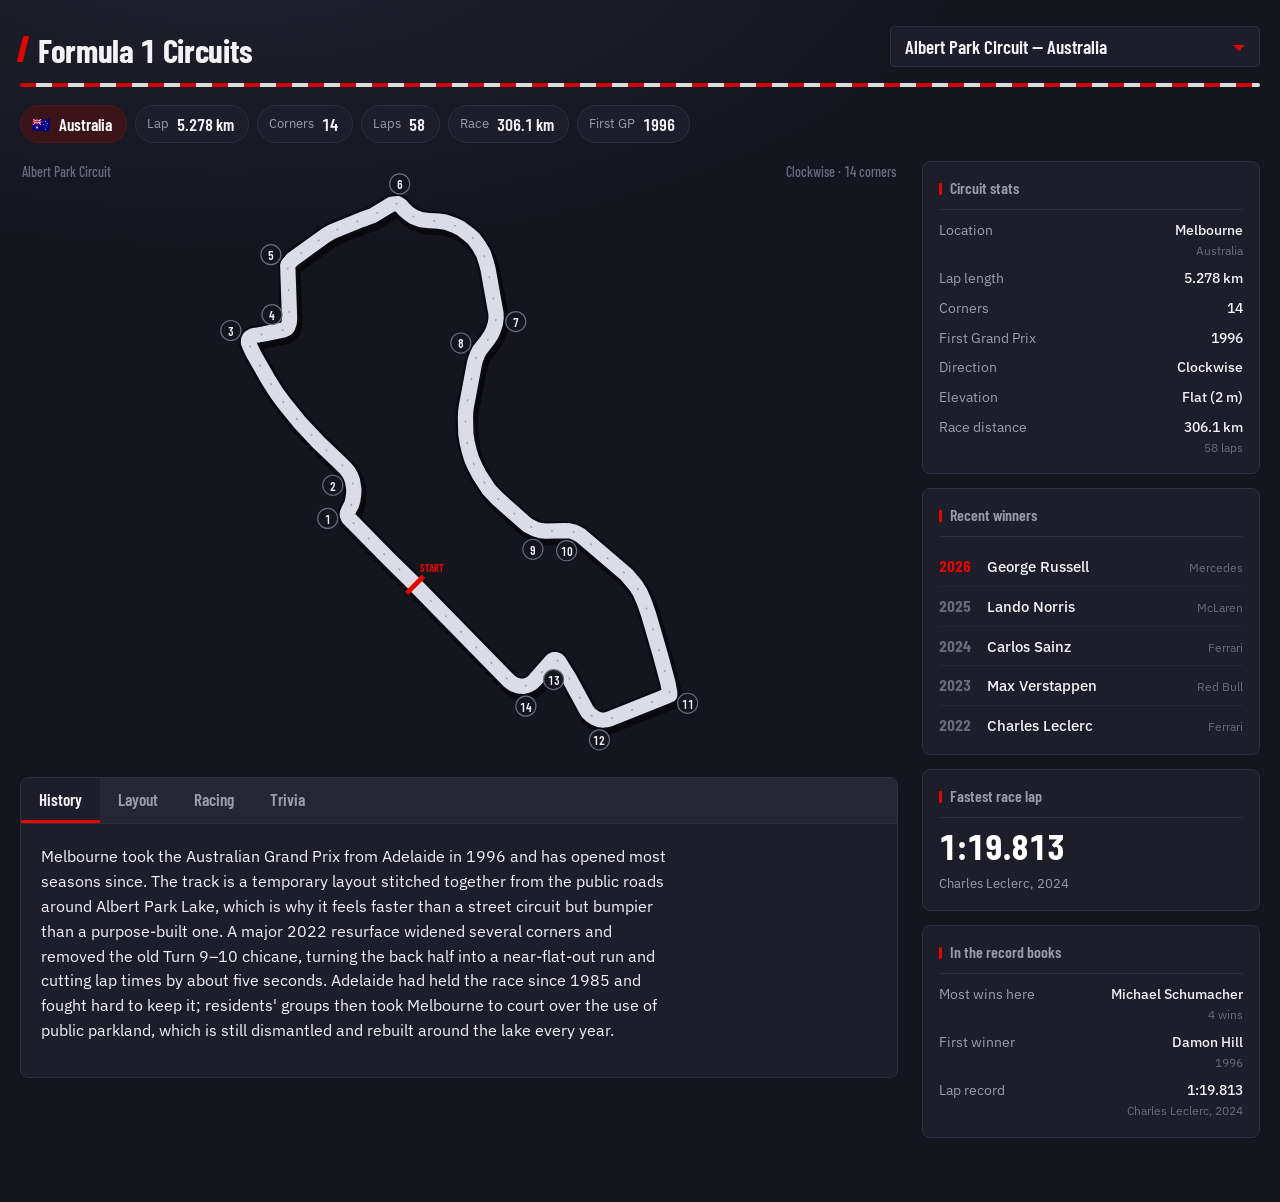
<file: f1-circuits/index.html>
<!DOCTYPE html>
<!--
  Track geometry derived from the f1-circuits dataset
  https://github.com/bacinger/f1-circuits
  Copyright (c) 2019-2025 Tomislav Bacinger, MIT licence.

  Permission is hereby granted, free of charge, to any person obtaining a copy
  of this software and associated documentation files (the "Software"), to deal
  in the Software without restriction, including without limitation the rights
  to use, copy, modify, merge, publish, distribute, sublicense, and/or sell
  copies of the Software, and to permit persons to whom the Software is
  furnished to do so, subject to the following conditions:

  The above copyright notice and this permission notice shall be included in all
  copies or substantial portions of the Software.

  THE SOFTWARE IS PROVIDED "AS IS", WITHOUT WARRANTY OF ANY KIND, EXPRESS OR
  IMPLIED, INCLUDING BUT NOT LIMITED TO THE WARRANTIES OF MERCHANTABILITY,
  FITNESS FOR A PARTICULAR PURPOSE AND NONINFRINGEMENT. IN NO EVENT SHALL THE
  AUTHORS OR COPYRIGHT HOLDERS BE LIABLE FOR ANY CLAIM, DAMAGES OR OTHER
  LIABILITY, WHETHER IN AN ACTION OF CONTRACT, TORT OR OTHERWISE, ARISING FROM,
  OUT OF OR IN CONNECTION WITH THE SOFTWARE OR THE USE OR OTHER DEALINGS IN THE
  SOFTWARE.
-->
<html lang="en">
<head>
<meta charset="utf-8">
<meta name="viewport" content="width=device-width, initial-scale=1">
<title>Formula 1 Circuits</title>
<link rel="manifest" href="manifest.webmanifest">
<link rel="icon" href="icons/icon.svg" type="image/svg+xml">
<link rel="apple-touch-icon" href="icons/apple-touch-icon.png">
<meta name="apple-mobile-web-app-title" content="F1 Circuits">
<link rel="preconnect" href="https://fonts.googleapis.com">
<link rel="preconnect" href="https://fonts.gstatic.com" crossorigin>
<link href="https://fonts.googleapis.com/css2?family=Barlow+Condensed:wght@400;500;600;700&family=IBM+Plex+Sans:wght@400;500;600&display=swap" rel="stylesheet">
<style>
:root{
  --paper:#15151E;
  --paper-2:#0E0E15;
  --surface:#1E1E2A;
  --surface-2:#252533;
  --ink:#F3F3F6;
  --ink-soft:#9B9BAC;
  --ink-faint:#6A6A7C;
  --rule:#2E2E3E;
  --rule-soft:#262634;
  --red:#E10600;
  --red-deep:#B30500;
  --red-soft:#3A1418;
  --asphalt:#DCDCE6;
  --asphalt-edge:#0B0B12;
  --shadow:rgba(0,0,0,.55);
}
*{box-sizing:border-box}
html,body{margin:0;padding:0}
body{
  background:
    radial-gradient(1200px 520px at 18% -8%, #22222F 0%, transparent 62%),
    var(--paper);
  background-attachment:fixed;
  color:var(--ink);
  font-family:"IBM Plex Sans",system-ui,-apple-system,"Segoe UI",Helvetica,Arial,sans-serif;
  font-size:15px;line-height:1.55;-webkit-font-smoothing:antialiased;
  font-variant-numeric:tabular-nums;
}
h1,h2,h3,h4,.cond{font-family:"Barlow Condensed","IBM Plex Sans",system-ui,sans-serif;font-weight:600}
:focus-visible{outline:2px solid var(--red);outline-offset:2px;border-radius:2px}
.wrap{max-width:1360px;margin:0 auto;padding:0 20px 64px}

/* ── masthead ─────────────────────────────── */
.masthead{display:flex;flex-wrap:wrap;gap:16px 24px;align-items:flex-end;padding:26px 0 16px}
.brand{display:flex;align-items:baseline;gap:11px;margin-right:auto;position:relative;padding-left:18px}
.brand::before{
  content:"";position:absolute;left:0;top:2px;bottom:5px;width:6px;
  background:var(--red);border-radius:1px;
  transform:skewX(-14deg);
}
.brand h1{font-size:33px;line-height:1;margin:0;font-weight:700;letter-spacing:-.01em}
.kerb{
  height:4px;border-radius:2px;
  background:repeating-linear-gradient(90deg,var(--red) 0 16px,#F3F3F6 16px 32px);
  opacity:.9;
}

.picker{display:flex;align-items:stretch;gap:8px}
.picker label{position:absolute;left:-9999px}
select#circuitSelect{
  appearance:none;-webkit-appearance:none;
  font-family:"Barlow Condensed",sans-serif;font-size:19px;font-weight:600;
  color:var(--ink);background-color:var(--surface);
  border:1px solid var(--rule);border-radius:4px;
  padding:8px 40px 8px 14px;min-width:300px;max-width:100%;cursor:pointer;
  background-image:linear-gradient(45deg,transparent 50%,var(--red) 50%),linear-gradient(135deg,var(--red) 50%,transparent 50%);
  background-position:calc(100% - 20px) 55%,calc(100% - 14px) 55%;
  background-size:6px 6px,6px 6px;background-repeat:no-repeat;
}
select#circuitSelect option{background:var(--surface);color:var(--ink)}

/* ── kpi pills ────────────────────────────── */
.pills{display:flex;flex-wrap:wrap;gap:8px;padding:18px 0}
.pill{
  display:inline-flex;align-items:center;gap:8px;
  background:var(--surface);border:1px solid var(--rule);
  border-radius:100px;padding:5px 14px 5px 11px;font-size:13px;color:var(--ink-soft);white-space:nowrap;
}
.pill b{font-family:"Barlow Condensed",sans-serif;font-size:17px;font-weight:600;color:var(--ink)}
.pill.flagpill{background:var(--red-soft);border-color:#4A1A1E}
.pill.flagpill b{color:#fff}
.pill .em{font-size:15px;line-height:1}

/* ── layout ───────────────────────────────── */
.grid{display:grid;grid-template-columns:minmax(0,2.6fr) minmax(280px,1fr);gap:24px;align-items:start}
@media (max-width:980px){.grid{grid-template-columns:1fr}}

/* ── track sits straight on the page ──────── */
.canvas{position:relative;padding:4px 0 10px}
.canvas .meta{
  position:absolute;left:2px;top:0;font-family:"Barlow Condensed",sans-serif;
  font-size:14px;color:var(--ink-faint);font-weight:500;pointer-events:none;
}
.canvas .dir{
  position:absolute;right:2px;top:0;font-family:"Barlow Condensed",sans-serif;
  font-size:14px;color:var(--ink-faint);font-weight:500;pointer-events:none;
}
svg.track{display:block;width:100%;height:auto;max-height:66vh}
.trk-shadow{fill:none;stroke:var(--shadow);stroke-linecap:round;stroke-linejoin:round}
.trk-edge{fill:none;stroke:var(--asphalt-edge);stroke-linecap:round;stroke-linejoin:round}
.trk-road{fill:none;stroke:var(--asphalt);stroke-linecap:round;stroke-linejoin:round}
.trk-line{fill:none;stroke:#8B8B9C;stroke-linecap:round;stroke-dasharray:1 26;opacity:.7}
.cnr circle{fill:var(--paper);stroke:var(--ink-faint);stroke-width:1.5;cursor:pointer}
.cnr text{
  font-family:"Barlow Condensed",sans-serif;font-size:15px;font-weight:600;fill:var(--ink);
  text-anchor:middle;dominant-baseline:central;pointer-events:none;
}
.cnr.hot circle{fill:var(--red);stroke:#fff;stroke-width:2}
.cnr.hot text{fill:#fff}
.sf line{stroke:var(--red);stroke-width:6;stroke-linecap:butt}
.sf text{font-family:"Barlow Condensed",sans-serif;font-size:13px;font-weight:700;fill:var(--red)}
@media (prefers-reduced-motion:no-preference){
  .drawin{animation:draw .9s ease-out forwards}
  @keyframes draw{from{stroke-dashoffset:var(--len)}to{stroke-dashoffset:0}}
  .cnr,.sf{animation:fade .45s ease-out both;animation-delay:.75s}
  @keyframes fade{from{opacity:0}to{opacity:1}}
}

/* ── tabs, now inside a tile ──────────────── */
.tabs{
  margin-top:8px;background:var(--surface);border:1px solid var(--rule);
  border-radius:8px;overflow:hidden;
}
.tablist{display:flex;gap:0;border-bottom:1px solid var(--rule);overflow-x:auto;background:var(--surface-2)}
.tab{
  flex:0 0 auto;background:none;border:0;border-bottom:3px solid transparent;
  padding:11px 18px;cursor:pointer;color:var(--ink-soft);
  font-family:"Barlow Condensed",sans-serif;font-size:17px;font-weight:600;
}
.tab:hover{color:var(--ink)}
.tab[aria-selected="true"]{color:var(--ink);border-bottom-color:var(--red);background:var(--surface)}
.panel{padding:20px 20px 22px;max-width:74ch}
.panel p{margin:0 0 12px}
.panel h4{margin:20px 0 8px;font-size:18px}
.panel .lede{font-size:16px}
.panel ul{margin:0;padding-left:20px}
.panel ul li{margin-bottom:7px}

.cornerlist{list-style:none;margin:0;padding:0;columns:2;column-gap:28px}
@media (max-width:640px){.cornerlist{columns:1}}
.cornerlist li{
  break-inside:avoid;display:flex;gap:10px;align-items:baseline;
  padding:4px 8px;border-bottom:1px solid var(--rule-soft);border-radius:3px;
}
.cornerlist li:hover,.cornerlist li.hot{background:var(--red-soft)}
.cornerlist .n{font-family:"Barlow Condensed",sans-serif;font-weight:700;font-size:15px;min-width:26px;color:var(--red)}
.cornerlist .nm{color:var(--ink)}
.cornerlist .nm.none{color:var(--ink-faint)}

table.rec{width:100%;border-collapse:collapse;font-size:14px}
table.rec th{
  text-align:left;font-family:"Barlow Condensed",sans-serif;font-size:14px;font-weight:600;
  color:var(--ink-soft);border-bottom:1px solid var(--rule-soft);padding:7px 8px 7px 0;
}
table.rec td{padding:7px 8px 7px 0;border-bottom:1px solid var(--rule-soft)}

/* ── cards ────────────────────────────────── */
.cards{display:flex;flex-direction:column;gap:14px}
.card{background:var(--surface);border:1px solid var(--rule);border-radius:8px;padding:14px 16px 16px;position:relative}
.card h3{
  margin:0 0 10px;font-size:16px;color:var(--ink-soft);font-weight:600;
  padding-bottom:8px;border-bottom:1px solid var(--rule);
}
.card h3::before{
  content:"";display:inline-block;width:3px;height:12px;background:var(--red);
  margin-right:8px;vertical-align:-1px;border-radius:1px;
}
.dl{display:grid;grid-template-columns:auto 1fr;gap:8px 14px;font-size:14px;margin:0}
.dl dt{color:var(--ink-soft)}
.dl dd{margin:0;text-align:right;font-weight:500}
.dl dd small{display:block;font-weight:400;color:var(--ink-faint);font-size:12px}

.winners{list-style:none;margin:0;padding:0}
.winners li{display:flex;align-items:baseline;gap:10px;padding:7px 0;border-bottom:1px solid var(--rule-soft)}
.winners li:last-child{border-bottom:0;padding-bottom:0}
.winners .yr{font-family:"Barlow Condensed",sans-serif;font-weight:700;font-size:16px;min-width:38px;color:var(--ink-faint)}
.winners .drv{font-weight:500}
.winners .team{margin-left:auto;font-size:12px;color:var(--ink-faint);text-align:right}
.winners li.latest .yr{color:var(--red)}


.bigstat .t{font-family:"Barlow Condensed",sans-serif;font-size:36px;font-weight:700;line-height:1;color:#fff}
.card .sub{font-size:13px;color:var(--ink-soft);margin:8px 0 0}

</style>
</head>
<body>
<div class="wrap">

  <header class="masthead">
    <div class="brand">
      <h1>Formula 1 Circuits</h1>
    </div>
    <div class="picker">
      <label for="circuitSelect">Choose a circuit</label>
      <select id="circuitSelect"></select>
    </div>
  </header>
  <div class="kerb"></div>

  <div class="pills" id="pills"></div>

  <div class="grid">
    <main>
      <section class="canvas">
        <div class="meta" id="canvasMeta"></div>
        <div class="dir" id="canvasDir"></div>
        <svg class="track" id="trackSvg" viewBox="0 0 1000 700" role="img" aria-labelledby="trackTitle">
          <title id="trackTitle">Track layout</title>
        </svg>
      </section>

      <section class="tabs">
        <div class="tablist" role="tablist" id="tablist"></div>
        <div class="panel" id="panel" role="tabpanel"></div>
      </section>
    </main>

    <aside class="cards" id="cards"></aside>
  </div>

</div>
<script>
const CIRCUITS = [
{
 id:"albert_park", round:1, gp:"Australian Grand Prix", name:"Albert Park Circuit",
 city:"Melbourne", country:"Australia", flag:"\u{1F1E6}\u{1F1FA}", date:"8 March 2026",
 km:5.278, laps:58, corners:14, drs:4, dir:"Clockwise", first:1996, elev:"Flat (2 m)",
 record:{t:"1:19.813", who:"Charles Leclerc", yr:2024},
 winner26:"George Russell",
 pts:[[322.7,738.1],[272.2,688.3],[193.2,607.8],[191.4,601.7],[191.7,599.1],[195.5,590.5],[199.7,583],[202.3,573.5],[203.8,561.7],[204.1,553.1],[201.5,536.3],[198.2,527.8],[193.1,518.9],[187.1,511.7],[173.8,498.5],[135.8,462.5],[97.9,422],[69,385.8],[54.7,366.6],[39.8,343.3],[11.3,293.4],[4.3,279.4],[0,268.9],[0.5,263],[3,258.9],[9,255.9],[29.1,252.4],[67.2,244.6],[71.6,242.8],[74.4,241],[76.3,238.4],[79.1,230.1],[79.6,221.5],[76.1,119.8],[76.8,117.5],[84.9,108.1],[148.9,61.6],[161.4,54.4],[219.9,30.5],[242,22.5],[277.2,1.3],[284,0.1],[289.4,0],[294.4,3],[301,10.7],[309,17.8],[319.9,25.5],[333.8,30.7],[351.8,32.9],[368,33.7],[381.8,35.7],[397.2,41.1],[410.8,47.5],[425.8,58.7],[435.9,67.7],[445.9,80.8],[455.4,97.2],[460.7,113.8],[464,126.7],[479.4,212.3],[479.5,221.7],[478,232.9],[474.3,244.4],[470,254.2],[462.3,265.1],[447.4,284.3],[443.5,292],[440.1,300.7],[437.5,310.5],[422,392.9],[420.8,402.9],[420.2,414.9],[421.1,445.6],[423.4,461],[427.6,478.7],[432.8,495.8],[439.5,510.5],[446.6,524.1],[466.1,554],[481.8,570.6],[533.6,616.7],[541.8,623.1],[555.2,630],[566.1,633.3],[576.6,634.2],[612.2,633.2],[621.7,633.5],[629.9,635.5],[638,639.5],[643.5,642.6],[732,718],[750.2,739.5],[758.6,752.9],[767.1,772.8],[775.7,797.6],[798.3,875.9],[811.8,925.6],[815.9,946.4],[816,950.7],[812.4,952.6],[698.3,998.2],[694.2,999.3],[687.7,1000],[679.7,999.4],[671.5,996],[663.1,990.5],[658.2,985.9],[653.5,978.6],[622.4,921.1],[601,886.5],[598.4,884.1],[595.7,883.1],[591.2,882.9],[588,884.7],[554.2,923.1],[549.5,927.8],[544.4,930.7],[538.1,933.2],[532.4,934.6],[527.4,934.5],[521.3,933.3],[513,930.3],[506.8,925.9],[504.3,923.6]],
 cn:{1:"Jones",3:"Whiteford",6:"Marina",9:"Clark",11:"Stewart",13:"Ascari"},
 num:{ft:72,vmax:330,straight:880,gears:45,pit:20,df:"Medium",brakes:"Medium",sc:"High"},
 mw:{d:"Michael Schumacher",n:4}, fw:{d:"Damon Hill",y:1996},
 racing:"Overtaking happens under braking for Turn 3 and Turn 11, both at the end of long acceleration runs where the override boost is available, though tight exits mean a good defensive line usually holds. The 2022 resurfacing turned the back half into a near-flat-out run, which rewards a car that is settled over kerbs. Walls are close through the final sector and the safety car appears more often than not.",
 history:"Melbourne took the Australian Grand Prix from Adelaide in 1996 and has opened most seasons since. The track is a temporary layout stitched together from the public roads around Albert Park Lake, which is why it feels faster than a street circuit but bumpier than a purpose-built one. A major 2022 resurface widened several corners and removed the old Turn 9\u201310 chicane, turning the back half into a near-flat-out run and cutting lap times by about five seconds. Adelaide had held the race since 1985 and fought hard to keep it; residents' groups then took Melbourne to court over the use of public parkland, which is still dismantled and rebuilt around the lake every year.",
 layout:"Two long full-throttle runs on the lake side, then a tight, walled first sector where the run-off is short and the grass is slippery. Turn 6 and Turn 11 are the overtaking spots; everything in between rewards rhythm over bravery.",
 w:[{y:2026,d:"George Russell",t:"Mercedes"},{y:2025,d:"Lando Norris",t:"McLaren"},{y:2024,d:"Carlos Sainz",t:"Ferrari"},{y:2023,d:"Max Verstappen",t:"Red Bull"},{y:2022,d:"Charles Leclerc",t:"Ferrari"}],
 facts:["The 2020 race was cancelled on the Friday morning of the event weekend.","Michael Schumacher won here four times, more than anyone else.","2022's resurfacing produced the biggest single-year lap time drop of any current circuit.","Martin Brundle's car was destroyed in a somersaulting crash on lap one of the 1996 race; he walked back to the pits and restarted in the spare.","Jacques Villeneuve took pole on his Formula 1 debut here in 1996 and led until an oil leak handed the win to Damon Hill."]
},
{
 id:"shanghai", round:2, gp:"Chinese Grand Prix", name:"Shanghai International Circuit",
 city:"Shanghai", country:"China", flag:"\u{1F1E8}\u{1F1F3}", date:"15 March 2026",
 km:5.451, laps:56, corners:16, drs:2, dir:"Clockwise", first:2004, elev:"Flat (8 m)",
 record:{t:"1:32.238", who:"Michael Schumacher", yr:2004},
 winner26:"Kimi Antonelli",
 pts:[[265.3,785.2],[190,804.1],[176.2,805.3],[159.7,805.3],[145,800.6],[134.9,796.4],[121.6,787.8],[112,779.2],[104.6,769.4],[99.1,757.9],[94.5,746.2],[94.1,733.9],[94.5,719.7],[96.4,709],[99.6,698.8],[105.5,689.8],[113.8,682.1],[132.2,674],[149.2,674],[162.4,679.1],[167.9,685],[171.7,691.5],[172.1,700.5],[169.3,713.3],[163.8,732.5],[162.4,740.7],[165.7,748.9],[173.5,757.4],[186.8,762.5],[201.4,759.5],[209.3,754.4],[218.9,737.3],[223.5,725.7],[226.3,712.9],[227.2,698.3],[224.9,686],[212.5,663.7],[197.3,645.3],[156.9,602.1],[125.8,561.4],[100,533.6],[67.9,497.2],[57.8,480.1],[53.2,467.7],[20.2,370.6],[9.6,341.4],[0.5,312.7],[0,305.5],[4.1,299.5],[12.4,296],[26.6,298.7],[41.3,308.5],[53.7,318.7],[83.5,350],[98.6,372.2],[161,481.8],[172.5,499.3],[184,513],[196.9,525.5],[212,533.6],[228.1,539.6],[244.6,543],[263.9,543],[280.8,539.6],[297.4,533.6],[313.9,523.3],[329.5,510.5],[341.9,495.9],[375.8,423.6],[384.6,410.3],[393.7,401.4],[405.2,394.5],[422.2,387.2],[438.2,385.9],[452,387.2],[464.4,391.9],[475.5,399.2],[483.2,405.6],[490.1,413.3],[524.1,479.2],[532.4,488.2],[542.5,491.2],[552.1,489.5],[560.8,486.1],[594.8,441.1],[599.4,432.1],[599.4,424],[596.6,415.9],[513.5,274.7],[461.7,190.8],[404.7,96.7],[397,94.1],[389.2,96.2],[381.8,102.7],[364.8,122.7],[357.1,127.9],[347.4,130.9],[337.3,129.2],[327.2,120.2],[315.3,106.9],[309.3,96.2],[305.7,86.4],[303.8,71.8],[304.7,58.6],[307,45.8],[311.2,33.8],[322.2,19.2],[332.7,11.1],[347.4,4.6],[363,1.3],[375.4,0],[390.6,0.8],[410.3,5.5],[423.1,11.1],[436.5,18.3],[454.8,35.5],[470.9,58.2],[645.3,325.2],[810.5,575.1],[860,652.5],[925.6,750.5],[995.9,853.3],[1000,862.3],[999.5,870.8],[993.6,876.8],[983.9,876],[964.2,866.5],[939.9,849],[805.5,665.4],[799.5,662],[788.5,661.1]],
 cn:{1:"The Snail (entry)",6:"Hairpin",13:"Back straight entry",14:"Hairpin"},
 num:{ft:55,vmax:335,straight:1170,gears:50,pit:22,df:"Medium-high",brakes:"Heavy",sc:"Medium"},
 mw:{d:"Lewis Hamilton",n:6}, fw:{d:"Rubens Barrichello",y:2004},
 racing:"The 1.2 km back straight into the Turn 14 hairpin is the classic passing place, and a driver who stays close through the preceding corners can hold the tow all the way down it. Front-left wear through the long right-handers normally dictates a two-stop. The weathered original surface produces heavy graining when track temperature is low.",
 history:"Hermann Tilke designed Shanghai around the Chinese character \u4e0a, and the circuit was built on marshland using thousands of concrete piles at a reported cost of over $300 million. It opened in 2004 and ran continuously until 2019, then sat idle for four years during the pandemic before returning in 2024 \u2014 with the original, badly worn surface still in place, which produced dramatic tyre graining. Between 2020 and 2023 the race was called off four years running, the longest unbroken absence of any circuit that held a valid contract throughout.",
 layout:"Turns 1 to 4 form the famous tightening right-hand spiral, dropping from sixth gear to second over more than 270 degrees. The 1.2 km back straight into the Turn 14 hairpin is one of the longest full-throttle sections in the sport and the main overtaking place.",
 w:[{y:2026,d:"Kimi Antonelli",t:"Mercedes"},{y:2025,d:"Oscar Piastri",t:"McLaren"},{y:2024,d:"Max Verstappen",t:"Red Bull"},{y:2019,d:"Lewis Hamilton",t:"Mercedes"},{y:2018,d:"Daniel Ricciardo",t:"Red Bull"}],
 facts:["The 2019 race was Formula 1's 1000th World Championship Grand Prix.","Lewis Hamilton has six wins here, the most of any driver.","The paddock buildings float on an artificial lake.","Lewis Hamilton beached his McLaren in the pit entry gravel in 2007, a retirement that cost him the title by a single point.","The paddock and grandstands were built on reclaimed marshland supported by thousands of concrete piles."]
},
{
 id:"suzuka", round:3, gp:"Japanese Grand Prix", name:"Suzuka International Racing Course",
 city:"Suzuka", country:"Japan", flag:"\u{1F1EF}\u{1F1F5}", date:"29 March 2026",
 km:5.807, laps:53, corners:18, drs:2, dir:"Clockwise", first:1987, elev:"40 m",
 record:{t:"1:30.983", who:"Lewis Hamilton", yr:2019},
 winner26:"Kimi Antonelli",
 pts:[[854,285.1],[915.7,359.4],[987.8,447.8],[994.4,457.2],[998.1,466.9],[1000,475.7],[999.9,484.3],[998.8,491],[990.4,517],[986.4,523.8],[980.6,529],[975.7,531.7],[966.9,533.9],[958.9,533.6],[950.1,530.7],[941.9,524.2],[891,446.3],[882.9,439.4],[876,437.2],[865.5,435.4],[843.5,435.2],[832.5,432],[824.6,426.5],[818.7,419.3],[815.9,412.3],[806,374.7],[801.9,365],[795.3,356.7],[787.6,351.1],[777.9,346.6],[768,344.7],[742.4,344.3],[730.6,342.1],[722.5,338.2],[714.2,331.7],[708,322.7],[704.2,313.5],[702.5,304.9],[702.6,296.6],[704.2,289.6],[716.8,255.2],[718.7,248.2],[719,239.1],[717.6,233],[714.3,224.2],[709.4,216.7],[700,210],[688.5,203.8],[674.8,196.9],[662.8,192.1],[653.9,189.6],[641.3,187.5],[627.1,187.3],[615.9,187.8],[606.5,190.2],[587.1,198.5],[574.7,205.5],[560.4,217.2],[549.3,229],[499.9,289.2],[492.4,291],[423.8,297.2],[419.4,296.6],[414.7,293.4],[412.8,288],[401.6,240.6],[385,145.3],[384.3,137.9],[386.6,122.2],[404.4,80.3],[405.6,76.4],[404.7,72.8],[402.6,69.5],[399,67.1],[394.9,65.8],[390.9,66],[386.3,69.1],[382.6,74.5],[366.4,102.4],[353.3,123.5],[344.7,135.9],[337.7,144.2],[321.1,157.7],[310.1,163.5],[298.5,167],[278.4,170],[259.4,170.7],[245.1,169.7],[228,165.9],[209.3,160.7],[188.4,152.8],[175.2,146.7],[163.6,139.7],[152.9,131.7],[141.6,121.6],[129.9,108.7],[122.2,97.4],[115.2,85],[98.1,39.5],[89,19.5],[84.3,11.5],[78,5.6],[69.7,1.9],[59.8,0],[47.9,0.3],[36.9,1.9],[26.2,4.3],[15.7,8.6],[7.2,15.1],[2,23.4],[0,31.5],[0.6,41.7],[2.9,49.3],[6.3,56.9],[12.1,63.3],[23.6,74.1],[52.1,98.4],[69.9,111.8],[90.3,125.7],[111.1,138.8],[155.3,160.5],[176.7,168.7],[211.4,180.7],[249.7,195.6],[295.9,211.8],[341.9,226.4],[373.6,237.4],[414.7,253.1],[424.1,255.4],[433.5,255.7],[443.4,253.9],[453,251.2],[470.4,244.5],[486.3,236.5],[499.7,228.2],[513.6,217.5],[575,160.1],[584.9,151.9],[602.9,140],[605.3,139.8],[608.6,141.2],[622.4,153.1],[627.1,154.5],[631.5,153.6],[636.7,150.2],[645.2,142.4],[654.9,135.5],[665.6,131],[678.7,129.8],[691,130.5],[703.9,133.2],[716.9,138.2],[727.8,143.5],[741.6,152.8],[754,164.3],[766.7,178.5]],
 cn:{1:"First Curve",3:"S Curves",7:"Dunlop",8:"Degner 1",9:"Degner 2",11:"Hairpin",13:"Spoon Curve",15:"130R",16:"Casio Triangle"},
 num:{ft:68,vmax:320,straight:1200,gears:46,pit:22,df:"High",brakes:"Light",sc:"Medium"},
 mw:{d:"Michael Schumacher",n:6}, fw:{d:"Gerhard Berger",y:1987},
 racing:"There is only one straightforward passing spot, the run into the Turn 16 chicane, so track position is worth a great deal. The Esses punish anyone following closely because dirty air costs so much in rapid direction changes. Sustained lateral load usually forces at least two stops.",
 history:"Suzuka was built by Honda in 1962 as a test track, laid out by Dutch designer John Hugenholtz, and is the only figure-of-eight circuit in Formula 1 \u2014 the back straight passes under the Esses on a flyover. It has hosted more title deciders than any other venue, including Senna and Prost's collisions in 1989 and 1990, and is almost universally named by drivers as their favourite lap of the year. It remains Honda property to this day, the only circuit on the calendar owned outright by a car manufacturer.",
 layout:"The first sector is the challenge: the Esses are a series of linked direction changes taken in fourth and fifth gear where a single early apex ruins the next four corners. 130R is a genuine flat-out left at over 300 km/h, and the Casio Triangle chicane that follows is the only real overtaking opportunity besides the main straight.",
 w:[{y:2026,d:"Kimi Antonelli",t:"Mercedes"},{y:2025,d:"Max Verstappen",t:"Red Bull"},{y:2024,d:"Max Verstappen",t:"Red Bull"},{y:2023,d:"Max Verstappen",t:"Red Bull"},{y:2022,d:"Max Verstappen",t:"Red Bull"}],
 facts:["Michael Schumacher won six Japanese Grands Prix here.","Thirteen world titles have been decided at Suzuka.","The Ferris wheel on the infield belongs to the on-site theme park.","Kimi Räikkönen won here in 2005 from seventeenth on the grid, passing Giancarlo Fisichella on the last lap.","The Virtual Safety Car was introduced after Jules Bianchi's accident at the 2014 race."]
},
{
 id:"miami", round:4, gp:"Miami Grand Prix", name:"Miami International Autodrome",
 city:"Miami Gardens, Florida", country:"United States", flag:"\u{1F1FA}\u{1F1F8}", date:"3 May 2026",
 km:5.412, laps:57, corners:19, drs:3, dir:"Clockwise", first:2022, elev:"Flat (6 m)",
 record:{t:"1:29.708", who:"Max Verstappen", yr:2023},
 winner26:"Kimi Antonelli",
 pts:[[382.8,42.1],[355,30.4],[325.4,26.3],[295.4,28.9],[271.1,35.4],[227.6,55.8],[208.9,62.6],[193.7,63.8],[176.4,59.5],[155.1,48.1],[135.4,33],[122.6,21.8],[119,11.3],[121.2,2.8],[132,0],[498.4,16.6],[958.1,32.9],[989.9,35.8],[995.6,40.4],[996.6,47.4],[984,88.2],[984.2,98.8],[991.2,104],[998.9,107.1],[1000,113.3],[984.1,141.7],[973.8,151.7],[967.1,156.1],[951.9,158.2],[921.3,156.3],[911,160.5],[902.2,169.3],[898.5,185.1],[899.9,198],[906.1,210.5],[917.4,219],[933.8,228.8],[940.2,235],[942.5,243],[935.4,252.7],[899.9,275.4],[833.8,310.5],[808,322],[754.4,342.4],[621.6,390.3],[577.3,397.6],[535.2,397.1],[493.2,390],[452.9,377.2],[385.6,353.3],[355.4,343.8],[246.4,348.3],[174.9,350.3],[68,328.4],[49.7,328.3],[33.4,331.9],[20.1,331.9],[9.1,325.9],[3.7,319.1],[0.5,309.2],[0,294.4],[4.1,276.8],[14.7,260.2],[25.8,249.9],[40.9,242.8],[58.8,237.2],[78.3,233.8],[94.5,237],[110.2,244.8],[124.2,258.7],[139.6,272.4],[155.9,280.4],[171.2,281.8],[188.1,279],[201,270.4],[213.4,260.4],[225.5,253.6],[239.9,249],[251.2,247.6],[262.5,248.4],[272.4,250.2],[425.7,342.2],[452.2,354],[474.7,358.1],[503.5,357.5],[523,353.1],[553,342.7],[579.4,321.6],[586.4,306.9],[589.3,283.8],[586.3,265.2],[589.3,247.6],[598.3,237.8],[627.4,216.2],[631.5,208.4],[632.5,202.5],[630.1,196.2],[493.5,110.9]],
 cn:{1:"Stadium entry",11:"Chicane complex",17:"Bridge",19:"Final left"},
 num:{ft:66,vmax:340,straight:1170,gears:48,pit:19,df:"Medium",brakes:"Medium",sc:"Medium"},
 mw:{d:"Max Verstappen",n:2}, fw:{d:"Max Verstappen",y:2022},
 racing:"Turn 11 at the end of the long back straight is where most passes happen, with a second chance into Turn 17. Lap time is lost in the tight Turn 11 to 16 section, and being out of shape there ruins the straight that follows. Track temperature climbs steeply through the afternoon and overheating rear tyres is the standard complaint.",
 history:"Laid out through the car parks of the Hard Rock Stadium, Miami arrived in 2022 as Formula 1's second US race and immediately became the most heavily marketed weekend of the season. The first edition was criticised for a fake marina with plastic boats and a low-grip surface; grip has improved every year as rubber has gone down, and the racing has followed.",
 layout:"Three long straights make up most of the lap, joined by a slow, walled middle sector under the freeway bridges. Turns 11 to 16 are a tight, awkward set of switchbacks where the cars are never settled \u2014 lose time there and the straight that follows is wasted.",
 w:[{y:2026,d:"Kimi Antonelli",t:"Mercedes"},{y:2025,d:"Oscar Piastri",t:"McLaren"},{y:2024,d:"Lando Norris",t:"McLaren"},{y:2023,d:"Max Verstappen",t:"Red Bull"},{y:2022,d:"Max Verstappen",t:"Red Bull"}],
 facts:["Lando Norris took his maiden Grand Prix win here in 2024.","The circuit has hosted a Sprint every year since 2024.","The 'marina' section is built over a car park.","The circuit is laid out entirely within the grounds of the Hard Rock Stadium, home of the Miami Dolphins.","Part of the lap runs beneath a purpose-built section of the Florida Turnpike interchange."]
},
{
 id:"villeneuve", round:5, gp:"Canadian Grand Prix", name:"Circuit Gilles Villeneuve",
 city:"Montreal", country:"Canada", flag:"\u{1F1E8}\u{1F1E6}", date:"24 May 2026",
 km:4.361, laps:70, corners:14, drs:3, dir:"Clockwise", first:1978, elev:"Flat (4 m)",
 record:{t:"1:13.078", who:"Valtteri Bottas", yr:2019},
 winner26:"Kimi Antonelli",
 pts:[[272.2,724.1],[293.6,823.4],[298.7,854.5],[299.4,880.2],[291.4,949.1],[292.9,957.4],[298.4,962.5],[318.9,971.6],[322.9,974.6],[324.9,980.6],[324.2,986.6],[321.3,992.6],[315.7,997.3],[308.8,1000],[299.6,1000],[289.5,997.8],[265.5,991],[249.1,985.5],[233.5,977],[218.5,967.2],[184.1,937.6],[163.6,918.5],[159.8,912.5],[158.8,907.6],[159.1,902.7],[162.7,891.7],[163.9,884.9],[163.2,879.4],[160.8,874.8],[121.5,826.9],[114.6,820.9],[101.3,811.6],[93.4,805],[84.7,793.5],[79.9,781.2],[76.5,768.7],[75.3,758.6],[75.6,677.6],[72.9,672.7],[68.1,668.9],[59.7,667],[48.4,669.7],[41.9,670.5],[33.9,668.3],[27.2,663.9],[22.4,659.3],[18.1,653.6],[15.4,648.3],[11.8,638],[5.1,609.2],[4.6,595.8],[0,538.7],[0.5,507.8],[1.2,482.9],[3.4,455.6],[9.1,417],[29.4,335.5],[32.7,328.1],[37.6,325.2],[42.6,324.1],[50,323.5],[55.8,321.6],[61.4,318.3],[67.4,312],[72,304.6],[76.1,294.5],[96,213.3],[104,169.3],[106.6,138.4],[107.8,106.6],[107.6,96.2],[106.4,85.3],[91.7,13.1],[91.2,8.8],[91.7,4.9],[95.1,1.1],[101.6,0],[105.7,1.4],[108.6,4.6],[109.5,7.4],[114.6,56.3],[117.7,65.4],[137.7,106.1],[185.1,228.6],[190.6,244.5],[263.7,594.7],[263.1,599.4],[259.9,603],[254.4,605.1],[250.8,608.7],[249.3,612.8],[249.6,618]],
 cn:{1:"Senna Curve",2:"Senna Curve",10:"L'\u00c9pingle",13:"Wall of Champions",14:"Wall of Champions"},
 num:{ft:70,vmax:340,straight:1050,gears:46,pit:17,df:"Low-medium",brakes:"Very heavy",sc:"Very high"},
 mw:{d:"Schumacher & Hamilton",n:7}, fw:{d:"Gilles Villeneuve",y:1978},
 racing:"Passing is straightforward into the Turn 10 hairpin and the final chicane, both at the end of long acceleration zones. This is the hardest circuit of the year on brakes, and cooling or brake-by-wire trouble regularly decides the result. Safety cars are close to a certainty, which makes a well-timed stop enormously valuable.",
 history:"Built on the \u00cele Notre-Dame, an artificial island made for Expo 67, the circuit opened in 1978 and Gilles Villeneuve won the inaugural race for Ferrari in front of his home crowd. It was renamed after his death in 1982. Montreal is a low-downforce, stop-start layout that is unusually hard on brakes and famous for producing chaotic, safety-car-strewn races. The pit and paddock buildings were rebuilt from scratch for 2019 after years of complaints that they were the worst in the championship.",
 layout:"Heavy braking dominates: the Senna Curve at Turn 1, the hairpin at Turn 10, and the final chicane that leads onto the pit straight. The exit wall at that last chicane carries the painted words 'Bienvenue au Qu\u00e9bec' and has caught out so many champions that it is simply called the Wall of Champions.",
 w:[{y:2026,d:"Kimi Antonelli",t:"Mercedes"},{y:2025,d:"George Russell",t:"Mercedes"},{y:2024,d:"Max Verstappen",t:"Red Bull"},{y:2023,d:"Max Verstappen",t:"Red Bull"},{y:2022,d:"Max Verstappen",t:"Red Bull"}],
 facts:["Michael Schumacher and Lewis Hamilton share the record with seven wins each.","In 1999 Hill, Villeneuve and Schumacher all hit the same wall in one race.","Groundhogs on the circuit are a recurring hazard.","Île Notre-Dame is artificial, built from 15 million tonnes of rock excavated for the Montreal Metro.","The 2011 race is the longest in Formula 1 history at 4h 04m, most of it under red flag; Jenson Button won it from last place."]
},
{
 id:"monaco", round:6, gp:"Monaco Grand Prix", name:"Circuit de Monaco",
 city:"Monte Carlo", country:"Monaco", flag:"\u{1F1F2}\u{1F1E8}", date:"7 June 2026",
 km:3.337, laps:78, corners:19, drs:1, dir:"Clockwise", first:1950, elev:"42 m",
 record:{t:"1:12.909", who:"Lewis Hamilton", yr:2021},
 winner26:"Kimi Antonelli",
 pts:[[493.3,195.4],[491.6,185.1],[493.9,175.8],[499.9,163.2],[505.5,154.3],[523,132.1],[618.1,2.6],[627.3,0],[638.4,3.2],[646.2,9.6],[651.8,19.7],[654.1,48],[658.7,57.1],[674.1,78.2],[680.8,90.6],[683.5,98.1],[686.9,102.6],[692.2,104.1],[698.4,102.3],[703,97.5],[704.4,90.6],[701.4,84.8],[693.5,79.1],[670.3,49.6],[667,42.5],[667,35.6],[668.8,30.4],[671.3,25.5],[682.1,19.9],[699,15.5],[730.6,3.8],[744.8,2.7],[752.3,6.5],[755.1,18.2],[752.5,86.3],[742,156.3],[731.1,200.9],[719,232.6],[698.2,269],[674.2,299.7],[639.6,337.5],[589.9,367.9],[560.4,382.4],[503.4,409],[465.1,422.3],[408.6,435.7],[372.2,441.4],[352.8,445],[349.5,450.6],[349.3,455.6],[348.1,461.3],[345.7,466.9],[337.5,469.7],[325.9,471.7],[313.1,464.4],[306.1,463.9],[204.2,477.3],[94.2,493.8],[85.6,495.3],[79.4,501.7],[69.7,520.9],[61.4,539.5],[54.8,558.2],[51.9,571.4],[48.9,594.5],[48.6,634],[49,643.9],[51.9,650.6],[57.7,657.1],[70.5,666.5],[79.1,674.4],[82.8,682.8],[84.3,695],[98.8,779.1],[103.7,798.6],[103.4,804.8],[99.6,809.9],[91.5,815.6],[83.3,819.6],[81.4,825.3],[83,837.3],[92.3,864.6],[100.8,885.2],[109.5,901.4],[124.3,922.6],[143,941.5],[156.7,949.4],[179.7,960],[183.6,964.4],[188.1,977.7],[185.9,984.8],[179,988.9],[148.2,997],[131,999.8],[119.7,1000],[109.6,998.5],[103.3,993.7],[99.4,989.7],[99.2,980.3],[97.7,972.8],[94.8,963.6],[77.4,942.2],[54.8,906.4],[44.3,877.4],[21.1,796.6],[14.8,770.6],[4.5,702],[0,649.1],[0,614.6],[1.5,588.2],[4.4,560.8],[9.5,541.7],[15.3,524.6],[18.1,514.1],[19.5,504.8],[18.6,482.1],[21.4,476.9],[28.6,473.5],[46.1,469.3],[61.7,468.6],[83.1,466],[112.9,462.2],[139.3,457.5],[206.5,437.7],[244,427.4],[278.5,421.8],[302.1,419.9],[320.5,413.3],[373.7,388],[397.1,378.4],[431.2,370.8],[459.7,366.8],[486.8,362.2],[502.1,356.8],[520.7,345.2],[536.8,328.4],[545.9,314.2],[549.9,299.4],[549.2,283.8],[546.6,269.2],[540.8,253.1],[533.1,237.8],[521.1,228.4],[498.7,207.4]],
 cn:{1:"Sainte D\u00e9vote",3:"Massenet",4:"Casino",5:"Mirabeau Haute",6:"Grand Hotel Hairpin",7:"Mirabeau Bas",8:"Portier",9:"Tunnel",10:"Nouvelle Chicane",12:"Tabac",13:"Swimming Pool",14:"Swimming Pool",15:"Piscine exit",16:"La Rascasse",17:"Anthony Noghes"},
 num:{ft:45,vmax:290,straight:650,gears:50,pit:18,df:"Maximum",brakes:"Medium",sc:"Very high"},
 mw:{d:"Ayrton Senna",n:6}, fw:{d:"Juan Manuel Fangio",y:1950},
 racing:"Overtaking on track is effectively impossible, so the race is decided in qualifying and in the pit window. The mandatory two-stop rule introduced in 2025 forces teams to play the timing game rather than settle into a train. The pit loss is the smallest of the season, which makes an early stop under a safety car especially cheap.",
 history:"The Monaco Grand Prix was first run in 1929 and has been on the World Championship calendar since its first season in 1950. The layout has barely changed in ninety years, which means modern cars race on a road built for machines a third of their width. It is the slowest, narrowest and most demanding lap of the year, and a pole position here is worth more than at any other track.",
 layout:"There is nowhere to hide. The climb from Sainte D\u00e9vote to Casino Square is blind and uphill, the Grand Hotel Hairpin is the slowest corner in Formula 1 at around 45 km/h, and the tunnel is the only place where a car reaches top speed. Overtaking is close to impossible, so strategy and qualifying decide the race \u2014 which is why a mandatory two-stop rule was introduced in 2025.",
 w:[{y:2026,d:"Kimi Antonelli",t:"Mercedes"},{y:2025,d:"Lando Norris",t:"McLaren"},{y:2024,d:"Charles Leclerc",t:"Ferrari"},{y:2023,d:"Max Verstappen",t:"Red Bull"},{y:2022,d:"Sergio P\u00e9rez",t:"Red Bull"}],
 facts:["Ayrton Senna won here six times, including five in a row.","Cars turn the steering wheel for roughly 45% of the lap.","Leclerc's 2024 win was his first at home after years of misfortune.","At 260 km the race is the only one exempt from Formula 1's 305 km minimum distance.","Alberto Ascari crashed into the harbour in 1955 and was pulled from the water by frogmen.","The circuit takes around six weeks to build and three to dismantle each year."]
},
{
 id:"catalunya", round:7, gp:"Barcelona-Catalunya Grand Prix", name:"Circuit de Barcelona-Catalunya",
 city:"Montmel\u00f3", country:"Spain", flag:"\u{1F1EA}\u{1F1F8}", date:"14 June 2026",
 km:4.657, laps:66, corners:14, drs:2, dir:"Clockwise", first:1991, elev:"30 m",
 record:{t:"1:16.330", who:"Max Verstappen", yr:2023},
 winner26:"Lewis Hamilton",
 pts:[[643.5,446.6],[537.7,614.6],[479.2,708.8],[418.4,804.8],[333,941.7],[326,949.5],[319.8,954.9],[314.4,957.4],[304.8,958.6],[296,958.1],[289.5,956.4],[283.2,953],[261.2,938.9],[254.3,935.8],[241.8,933.1],[231.8,933.1],[217.4,936.2],[209.3,941.3],[148.4,986.8],[139.9,991.1],[119.3,998.3],[108.2,1000],[88,999.4],[76.2,997.9],[64.8,994.2],[51.1,987.4],[44,982.2],[31.6,971.2],[16,950.8],[8.4,935],[2.8,917.4],[0,890.2],[0.4,874.6],[2.7,858],[9.3,831.7],[16.5,810.5],[24.3,793.8],[138.4,612.4],[144.8,606.4],[153.7,601.2],[170.2,597.2],[180.6,598.4],[189.1,600.9],[198.9,606.4],[210,615.3],[217,623.4],[225.5,640.4],[228.6,653.3],[229.4,673.3],[228.7,685.2],[225.8,698.6],[220,711.8],[209.4,732.1],[132.6,852.2],[130.4,860.4],[130.3,867.5],[132.2,876],[135.8,881.9],[139.6,886.8],[145.7,891.1],[153.3,893.7],[159.3,894.7],[169,892.9],[288.9,838.8],[304.9,828.9],[320.9,816.7],[336.9,801.5],[348.2,787.8],[394.2,715.7],[399.1,704.9],[401.2,697.4],[399.3,685.6],[393.4,675],[384.4,666.5],[363.4,654.1],[352,644.9],[345.7,637.8],[339.5,628.7],[336,622.5],[274.3,476],[271.7,462.7],[271.7,449],[273.1,438.5],[275.2,428.4],[286.6,408.7],[297.2,397.1],[307.8,388.8],[675.3,200.3],[688.2,193],[694.9,185.8],[698.2,178.9],[699,170.6],[696.4,161.3],[692.1,153.9],[685.8,147.8],[676.8,140.9],[662.1,134.5],[653.1,132.3],[640.5,130.6],[629.8,130.1],[618.9,130.8],[607.1,133.8],[590.7,141.8],[579.4,148.3],[563.7,162.1],[548.1,173.3],[537.3,178.1],[520.7,179.4],[510.8,177.2],[499,171.1],[489.5,163.2],[483.6,153.9],[478.8,143.5],[476.9,126.6],[480.2,111.5],[486,100.7],[495.1,91.9],[591.3,12.5],[602.2,6.1],[612.1,2.6],[625.9,0.4],[639.5,0],[652,2.6],[662.2,6.9],[706,34.9],[725.9,48.7],[738.8,56.2],[782.4,83.9],[792.8,91.2],[799.5,98.2],[805.5,106.4],[810.4,115.8],[814.4,128.3],[816.7,139.9],[816.8,156.6],[814.4,171.7],[802.3,195.6]],
 cn:{1:"Elf",2:"Renault",3:"Repsol",4:"Repsol",5:"Seat",7:"W\u00fcrth",9:"Campsa",10:"La Caixa",12:"Banc Sabadell",13:"Europcar",14:"New Holland"},
 num:{ft:65,vmax:325,straight:1050,gears:44,pit:20,df:"High",brakes:"Medium",sc:"Low"},
 mw:{d:"Schumacher & Hamilton",n:6}, fw:{d:"Nigel Mansell",y:1991},
 racing:"The long run to Turn 1 is the main overtaking chance now that the final chicane has gone. Two decades of testing mean every team knows the circuit intimately, so set-ups converge and qualifying gaps shrink. Front-left degradation through the long Turn 3 and Turn 9 right-handers is the defining tyre problem.",
 history:"Opened in 1991 for the Spanish Grand Prix, Barcelona became Formula 1's default test venue for two decades, which is why every driver on the grid knows it better than their own street. With Madrid taking over the Spanish Grand Prix title in 2026, Catalunya stayed on the calendar under a new name \u2014 the Barcelona-Catalunya Grand Prix \u2014 giving Spain two rounds for the first time since 1991. From 2028 the circuit alternates with Spa-Francorchamps under a rotation deal, appearing in even-numbered years only.",
 layout:"A proper aerodynamic test: a fast, loaded first sector, a technical middle, and a slow final section that punishes any car that cannot ride kerbs. The chicane at the end of the lap was removed in 2023, restoring the flat-out Turn 14 sweep and making the run to Turn 1 far more useful for overtaking.",
 w:[{y:2026,d:"Lewis Hamilton",t:"Ferrari"},{y:2025,d:"Oscar Piastri",t:"McLaren"},{y:2024,d:"Max Verstappen",t:"Red Bull"},{y:2023,d:"Max Verstappen",t:"Red Bull"},{y:2022,d:"Max Verstappen",t:"Red Bull"}],
 facts:["Michael Schumacher won six Spanish Grands Prix here.","Fernando Alonso's first home win came in 2006.","2026 was Hamilton's first Grand Prix victory in Ferrari red.","Nigel Mansell and Ayrton Senna ran wheel to wheel down the main straight at over 300 km/h in 1991, sparks pouring from both cars.","Michael Schumacher won the 1996 race in torrential rain by 45 seconds, in a Ferrari nobody rated."]
},
{
 id:"red_bull_ring", round:8, gp:"Austrian Grand Prix", name:"Red Bull Ring",
 city:"Spielberg", country:"Austria", flag:"\u{1F1E6}\u{1F1F9}", date:"28 June 2026",
 km:4.318, laps:71, corners:10, drs:3, dir:"Clockwise", first:1970, elev:"65 m",
 record:{t:"1:05.619", who:"Carlos Sainz", yr:2020},
 winner26:"George Russell",
 pts:[[666.5,565.3],[427,630],[415.2,630.9],[407.4,623.8],[394.2,598.3],[352.4,541.8],[307,477.3],[271.4,420.4],[238.9,364.2],[171,217.3],[148.5,180.9],[113.9,138.5],[3.2,27.6],[0,20.5],[0.4,13],[6.5,9.2],[20.4,6.7],[63.9,1.7],[107.5,0],[152.5,0.4],[195.3,4.6],[244.9,12.6],[396.6,41.9],[465.9,51.1],[615.5,57.4],[627.7,61.5],[635.1,69.9],[638,79.1],[637.3,88.8],[633.3,98],[618.4,119.4],[606.6,133.6],[584.8,152.8],[560.9,165.8],[531.9,175.4],[500.5,180.5],[467.7,178.3],[340.2,157.8],[323.1,160],[309.2,164.9],[297.1,173.4],[286.3,184.6],[279.6,198.1],[276,212.7],[275.3,226.1],[277.4,240.8],[281.3,251.6],[343.1,359.6],[353.5,371],[369.9,381.4],[388.8,385.6],[407,383.9],[426.3,375.9],[438.1,366.4],[461.6,336.6],[473.8,324.1],[488.4,314],[505.5,303.9],[529.5,295.1],[554.4,289.7],[904.3,281.8],[920.4,282.2],[936.1,287.7],[949,297.3],[959.3,310.2],[967.1,327.4],[998.2,432.1],[1000,441.7],[998.2,448.8],[994.6,454.3],[982.5,463.9],[966.5,473.5],[945.7,483.9],[922.2,494],[894.3,503.2]],
 cn:{1:"Niki Lauda",3:"Remus",4:"Schlossgold",6:"Rauch",7:"W\u00fcrth",9:"Rindt",10:"Red Bull Mobile"},
 num:{ft:72,vmax:330,straight:870,gears:38,pit:19,df:"Medium",brakes:"Heavy",sc:"Medium"},
 mw:{d:"Max Verstappen",n:5}, fw:{d:"Jacky Ickx",y:1970},
 racing:"Three acceleration zones on a 65-second lap compress the field and make traffic in qualifying a real problem. Uphill braking into Turns 3 and 4 produces most of the passes, often several on the same lap. Track limits at the final two corners generate more deleted lap times and penalties than anywhere else on the calendar.",
 history:"The original \u00d6sterreichring opened in 1969 as one of the fastest tracks in the world, was cut down to the shorter A1-Ring in 1997, then fell off the calendar in 2003 before Red Bull bought and rebuilt it. Formula 1 returned in 2014. At 4.3 km with only ten corners it produces the shortest lap times of the season, often with the entire field covered by a couple of seconds in qualifying.",
 layout:"Three uphill braking zones and three overtaking zones in barely 65 seconds of lap. The climb out of Turn 1 to Turn 3 is steeper than it looks on television, and track limits at Turns 9 and 10 have generated more deleted lap times than anywhere else on the calendar.",
 w:[{y:2026,d:"George Russell",t:"Mercedes"},{y:2025,d:"Lando Norris",t:"McLaren"},{y:2024,d:"George Russell",t:"Mercedes"},{y:2023,d:"Max Verstappen",t:"Red Bull"},{y:2022,d:"Charles Leclerc",t:"Ferrari"}],
 facts:["The 2020 season restarted here behind closed doors after the pandemic shutdown.","Turn 1 is named for Niki Lauda, Turn 9 for Jochen Rindt.","Over 1,200 lap times were deleted for track limits across one 2023 weekend.","The venue was called the A1-Ring from 1997 to 2003, then sat part-demolished for a decade before Red Bull rebuilt it.","Mark Donohue was fatally injured at the original Österreichring in 1975, an accident that led directly to the circuit being shortened."]
},
{
 id:"silverstone", round:9, gp:"British Grand Prix", name:"Silverstone Circuit",
 city:"Silverstone, Northamptonshire", country:"United Kingdom", flag:"\u{1F1EC}\u{1F1E7}", date:"5 July 2026",
 km:5.891, laps:52, corners:18, drs:2, dir:"Clockwise", first:1950, elev:"15 m",
 record:{t:"1:27.097", who:"Max Verstappen", yr:2020},
 winner26:"Charles Leclerc",
 pts:[[356.2,9.5],[464.9,0],[484.3,1.2],[499.1,6.1],[508.8,12.5],[520.4,25.9],[527.7,41.2],[533.6,60.5],[550.3,125.3],[555.3,160.7],[557.4,183],[560.2,237.1],[561.4,283.3],[563.3,301.3],[570.2,318.2],[583.1,341.7],[588.6,355.1],[588.3,365.2],[585.9,377.1],[567.6,425.7],[566.4,445.3],[569.2,459.3],[575.8,471.2],[594,496.6],[598.2,508.3],[598.7,522],[595.6,534.5],[584.5,548.3],[570.4,558.4],[536,578.6],[525.3,588.9],[513.1,609.4],[489,654.6],[356.7,898.2],[313.3,965.8],[301,982.3],[291.1,991.1],[279.5,997],[267.5,1000],[256.4,999.1],[244.1,996.3],[233.8,991.8],[224.6,984.4],[216.8,972.8],[202.6,942.6],[189.4,919.6],[175.3,900.7],[165.6,889.1],[154.8,877.1],[135.6,857.6],[92.9,806.5],[88.7,803.8],[82.8,803.2],[76.9,805.9],[59,822.1],[52.8,824.3],[46.7,823.6],[41.5,821.5],[34.2,814.5],[26.4,806.5],[16.7,793.7],[9.7,779.9],[4.7,765.9],[0.5,750],[0,743.6],[1.2,737.1],[13.2,717.6],[172.7,510.1],[178.8,503],[189.4,496],[202.1,493],[212.5,492.6],[226.9,493.9],[280.3,501.5],[293.9,502.1],[309.5,500],[323.7,496.3],[336.4,489.3],[419.4,423.3],[424.8,419.6],[431.5,416.3],[438.3,415.6],[443.5,417.5],[448.2,421.8],[451,426.6],[465.2,476.2],[469.4,483.2],[475.3,487.5],[482.2,487.8],[489.7,484.4],[494.4,478.3],[497.5,471.9],[503.4,455.7],[508.1,441.9],[511.6,428.5],[513.5,415.4],[514.7,401.5],[513.8,387.2],[510.9,380.8],[503.6,372.6],[234.5,126.8],[227.2,122.2],[217,117],[204.5,115.2],[191.5,116.7],[178.3,123.1],[173.6,129],[170.3,137.5],[164.9,182.1],[161.8,191.3],[155.2,198.7],[145.3,203.5],[134.5,205.1],[122.4,202],[113.9,196.2],[108.8,189.5],[104.7,181.5],[104,173],[105.7,163.8],[112.3,148.8],[146.9,80.1],[158.1,66.9],[168.9,55.9],[184.5,42.5],[197.2,33.6],[213.3,26.8],[227.2,22.3],[256.7,18.6]],
 cn:{1:"Abbey",2:"Farm Curve",3:"Village",4:"The Loop",5:"Aintree",6:"Brooklands",7:"Luffield",8:"Woodcote",9:"Copse",10:"Maggotts",11:"Becketts",12:"Chapel",15:"Stowe",16:"Vale",17:"Club",18:"Club"},
 num:{ft:75,vmax:330,straight:770,gears:42,pit:19,df:"High",brakes:"Light",sc:"Medium"},
 mw:{d:"Lewis Hamilton",n:9}, fw:{d:"Giuseppe Farina",y:1950},
 racing:"Stowe and the run into Village are the overtaking spots, but the lap is defined by Maggotts-Becketts, where dirty air bites hardest. Front-left tyre load is the highest of the season and the late failures of 2020 are still the reference point. The site is exposed, so rain can fall on one part of the lap and not another.",
 history:"Silverstone hosted the first ever World Championship race on 13 May 1950, on a wartime bomber airfield with straw bales for barriers. It has been reconfigured many times, most significantly in 2010 when the Arena loop was added and the start line moved to the Wellington Straight. It remains the fastest full-length lap on the calendar by average speed, and the British crowd \u2014 around half a million across the weekend \u2014 is the largest of the year. The circuit is owned by the British Racing Drivers' Club, whose members bought it outright in 1971, and a deal signed in 2024 keeps the Grand Prix there until 2034.",
 layout:"Maggotts-Becketts-Chapel is the signature: a sequence of high-speed direction changes taken at over 250 km/h that loads the tyres harder than anything else in the season. Overtaking happens at Stowe and into Village. The circuit is unusually exposed, so weather can swing a race completely.",
 w:[{y:2026,d:"Charles Leclerc",t:"Ferrari"},{y:2025,d:"Lando Norris",t:"McLaren"},{y:2024,d:"Lewis Hamilton",t:"Mercedes"},{y:2023,d:"Max Verstappen",t:"Red Bull"},{y:2022,d:"Carlos Sainz",t:"Ferrari"}],
 facts:["Lewis Hamilton has won the British Grand Prix nine times.","The original layout used the airfield's perimeter roads.","Hamilton's 2024 victory ended a 945-day win drought.","King George VI attended the 1950 race, the only time a reigning British monarch has been present at a Formula 1 Grand Prix.","Nigel Mansell's 1987 pass on Nelson Piquet at Stowe, after a dummy down the Hangar Straight, is the most replayed moment in the race's history."]
},
{
 id:"spa", round:10, gp:"Belgian Grand Prix", name:"Circuit de Spa-Francorchamps",
 city:"Stavelot", country:"Belgium", flag:"\u{1F1E7}\u{1F1EA}", date:"19 July 2026",
 km:7.004, laps:44, corners:19, drs:2, dir:"Clockwise", first:1950, elev:"102 m",
 record:{t:"1:44.701", who:"Valtteri Bottas", yr:2018},
 winner26:"Kimi Antonelli",
 pts:[[186.1,106],[131.1,9.9],[130.6,5.6],[133,1.8],[138.1,0],[143.8,1.6],[205.8,31.8],[226.9,44.8],[248.9,61.1],[268.6,77.6],[284.3,94.6],[368.3,194.8],[374.2,200.4],[402.4,218.4],[410.4,226.3],[417.1,237],[421.4,246.7],[424.2,257.6],[426.7,277.7],[428.1,284.8],[430.5,291.4],[435.2,300],[503.1,408.6],[510.4,424.3],[515.1,436.1],[604.6,746.3],[616.4,788.5],[617,795.4],[615.8,803],[611.7,809.1],[605.8,814.2],[598.3,818.2],[593.8,822.5],[590.7,827.6],[588.3,835.3],[588.7,842.9],[598.9,888.4],[598.7,896.3],[597.1,903.4],[591.6,911.3],[585,916.6],[469.2,996.7],[461.8,999.8],[454.5,1000],[446.8,997.7],[440.5,993.1],[436,986.6],[434.2,979.9],[433.8,972.8],[436,966.2],[440.1,959.3],[446,954.5],[496.6,923.2],[502.1,917.6],[505.1,912],[506.4,905.4],[505.7,897.3],[484.8,835.8],[478.3,810.6],[463.5,733],[454.5,680.9],[450.8,672.8],[446,666.2],[438.6,659],[430.5,653.7],[421.6,650.1],[412.2,648.6],[381.9,646.6],[370.3,647.9],[359.7,650.9],[349,655.5],[340.2,661.4],[330,670.7],[323.5,680.1],[316.4,693.6],[262.1,829.2],[256.6,839.1],[250.1,845.9],[241.2,851],[232.2,853.6],[223.9,853.8],[215.6,852],[208.4,848.8],[196.6,841.1],[188.9,837.8],[179.6,836.3],[170.2,837.3],[161.7,840.1],[154.3,845.2],[144,858.9],[97,932.6],[92.3,936.9],[86.6,940],[79.7,941.5],[72,941],[65.3,938],[14.8,901.1],[5.3,887.6],[2.4,880.5],[0.4,872.1],[0,863.5],[1.4,853.1],[15.3,815.4],[26.2,795.8],[38.2,778.8],[56.5,758.2],[87,728.5],[104.9,714.5],[120.2,705.6],[198.7,664.7],[210.1,657.5],[220.9,649.1],[230.8,639.7],[239.3,629.5],[247.3,618.9],[257.9,599.3],[285.9,537],[289.4,527.6],[291.4,517.4],[291.8,504.7],[289.8,493.3],[250.3,389.8],[246.4,374.6],[242.8,356.5],[239.1,325.5],[234.7,259.6],[235.5,255.3],[238.1,252.2],[242.2,251.2],[249.1,252.2],[256.2,252.2],[261.1,251.2],[264.3,247.6],[265.2,243.6],[263.1,238.3],[238.1,197.3]],
 cn:{1:"La Source",2:"Eau Rouge",3:"Raidillon",5:"Les Combes",7:"Malmedy",8:"Bruxelles",10:"Rivage",11:"Pouhon",13:"Fagnes",15:"Campus",16:"Stavelot",17:"Blanchimont",18:"Bus Stop",19:"Bus Stop"},
 num:{ft:75,vmax:340,straight:1000,gears:44,pit:19,df:"Low-medium",brakes:"Light",sc:"Medium"},
 mw:{d:"Michael Schumacher",n:6}, fw:{d:"Juan Manuel Fangio",y:1950},
 racing:"The Kemmel straight after Eau Rouge is the best overtaking place in Formula 1, and the slipstream is strong enough that defending into Les Combes is close to futile. Teams must choose between a wing level that works in the fast middle sector and one that survives the straights. Over a 7 km lap, rain at one end and dry at the other is routine.",
 history:"The original Spa was a 14 km road circuit through the Ardennes forest and was lethally fast; it was dropped after 1970 and replaced in 1983 by the shortened 7 km layout still used today. Even cut in half it is the longest track on the calendar. In 2022 the gravel traps and barriers at Raidillon were substantially rebuilt after a fatal junior-category crash. A rotation agreement signed in 2026 means Spa now holds its race in odd-numbered years, sharing the slot with Barcelona.",
 layout:"Eau Rouge and Raidillon form a compression at the bottom of a valley followed by a blind uphill left, taken flat in a modern car but never comfortable. The Kemmel Straight that follows is the best overtaking spot in Formula 1. Because the lap is so long, one end of the circuit can be soaking wet while the other is dry.",
 w:[{y:2026,d:"Kimi Antonelli",t:"Mercedes"},{y:2025,d:"Oscar Piastri",t:"McLaren"},{y:2024,d:"Lewis Hamilton",t:"Mercedes"},{y:2023,d:"Max Verstappen",t:"Red Bull"},{y:2022,d:"Max Verstappen",t:"Red Bull"}],
 facts:["Michael Schumacher took his first win and his 52nd, both at Spa.","The 2021 race was two laps behind the safety car \u2014 the shortest in history.","Elevation change over one lap is about 102 metres.","Eau Rouge is named after the reddish stream that runs beneath the track at the bottom of the hill.","Thirteen cars were wrecked in a single first-corner pile-up in the wet in 1998."]
},
{
 id:"hungaroring", round:11, gp:"Hungarian Grand Prix", name:"Hungaroring",
 city:"Mogyor\u00f3d", country:"Hungary", flag:"\u{1F1ED}\u{1F1FA}", date:"26 July 2026",
 km:4.381, laps:70, corners:14, drs:1, dir:"Clockwise", first:1986, elev:"37 m",
 record:{t:"1:16.627", who:"Lewis Hamilton", yr:2020},
 winner26:"Lando Norris",
 pts:[[220.4,753.4],[55.7,621.7],[7,583.6],[2.6,576.3],[0,568.9],[0.7,560.7],[4,554.3],[8.8,549.9],[15,546.9],[24.2,545.5],[75.5,546.5],[100.7,550.8],[123.8,557.6],[148,567.2],[166.3,577.5],[180.2,587.1],[314.6,693.5],[324.4,698.6],[334,700.8],[343.5,700.8],[359.6,695.1],[366.2,690],[371.7,683.9],[375.3,678.3],[378.6,670.5],[379.7,659.7],[379.4,653.7],[373.9,637.3],[335.4,572],[331.4,559.8],[330.7,550.3],[332.9,542.1],[335.8,531.8],[339.5,522.2],[382,437.5],[457.4,284.9],[470.9,260.7],[486.7,239.5],[506.4,216.5],[510.5,210.1],[513.4,203.6],[514.1,196.3],[477.5,58.3],[476.8,48.4],[477.9,38.9],[480.5,29.3],[484.5,20.3],[491.8,12.9],[500.6,6.4],[509.7,1.7],[518.9,0],[530.3,0.4],[541.2,3],[554.4,8.6],[580.1,25.5],[605.7,44.9],[622.2,62.2],[692.5,138.3],[695.7,145.6],[696.9,151.3],[696.5,157.4],[692.8,162.5],[682.2,172.9],[680.4,177.2],[680.8,185],[682.6,193.6],[708.2,290.1],[713.7,303],[717.7,308.3],[721.7,312.9],[727.2,317.3],[733.9,319.5],[746.3,322],[799.4,329.8],[810.4,334.1],[823.2,343.7],[828.3,351.9],[832.3,367.9],[832.3,377.4],[817.3,480.7],[816.9,497.2],[818.1,507.6],[821,518.3],[825,528.8],[877,611.8],[882.1,624.2],[883.3,632.9],[883.6,641.1],[882.5,649.7],[880.7,658.4],[877,666.2],[871.1,673.9],[781.8,774.3],[702.4,866.4],[675.3,896.6],[668.6,900.5],[662.5,901.4],[656.6,900.5],[651.4,897.5],[646.3,892.8],[592.1,831.3],[583.3,822.7],[541.9,789],[534.6,785.1],[527.3,782.1],[518.5,780.8],[510.8,781.6],[500.6,786.4],[494.4,793.3],[490,800.7],[487.4,807.1],[486.7,815.8],[487.8,824.5],[491.4,832.6],[496.2,839.1],[577.8,904.9],[592.9,918.6],[597.3,926.1],[600.5,936.4],[602,948.5],[600.9,959.7],[597.3,969.3],[592.9,978.4],[585.9,986.2],[574.5,993.5],[562.9,998.3],[550.1,1000],[536.5,998.3],[524.4,993.5],[513.1,985.7]],
 cn:{1:"Turn 1 hairpin",2:"Downhill left",4:"Uphill right",11:"Slow left",14:"Final right"},
 num:{ft:58,vmax:315,straight:780,gears:48,pit:20,df:"Maximum",brakes:"Medium",sc:"Low"},
 mw:{d:"Lewis Hamilton",n:8}, fw:{d:"Nelson Piquet",y:1986},
 racing:"The only dependable passing chance is the long run to Turn 1, so grid position is worth more here than anywhere except Monaco. Following closely through constant medium-speed corners overheats the front tyres quickly. Heat, dust and a narrow racing line make the undercut powerful.",
 history:"The Hungaroring was the first Grand Prix circuit built behind the Iron Curtain, opening in 1986 after Bernie Ecclestone negotiated directly with the Hungarian government. Two hundred thousand people attended the first race. The layout has been described as Monaco without the walls: narrow, twisty and almost impossible to pass on, in the hottest and dustiest conditions of the European season.",
 layout:"Downforce is maxed out and the lap is a near-constant sequence of medium and slow corners with only one real straight. The one overtaking chance is the long run into Turn 1; miss it and you are stuck. Track position is everything, which is why the Hungaroring has produced some of the sport's most famous surprise winners.",
 w:[{y:2026,d:"Lando Norris",t:"McLaren"},{y:2025,d:"Lando Norris",t:"McLaren"},{y:2024,d:"Oscar Piastri",t:"McLaren"},{y:2023,d:"Max Verstappen",t:"Red Bull"},{y:2022,d:"Max Verstappen",t:"Red Bull"}],
 facts:["Lewis Hamilton has won here eight times, a record at any single circuit.","Jenson Button's maiden win came here in the 2006 wet race.","Only one Hungarian Grand Prix has ever been declared wet at the start.","Damon Hill led the 1997 race in an Arrows and was passed on the final lap with a failing throttle.","Nigel Mansell won from twelfth on the grid in 1989, a result still cited as the best overtaking drive the circuit has produced."]
},
{
 id:"zandvoort", round:12, gp:"Dutch Grand Prix", name:"Circuit Zandvoort",
 city:"Zandvoort", country:"Netherlands", flag:"\u{1F1F3}\u{1F1F1}", date:"23 August 2026",
 km:4.259, laps:72, corners:14, drs:2, dir:"Clockwise", first:1952, elev:"18 m",
 record:{t:"1:11.097", who:"Max Verstappen", yr:2021},
 winner26:"Lando Norris",
 pts:[[122.1,389.4],[234.2,118.4],[276.8,19],[286.5,8],[299.5,1.8],[313.8,0],[327,2.7],[339.4,11.2],[348.1,21.9],[352.7,35.1],[353,49.9],[340.7,78.6],[305.1,165.1],[293.7,205.4],[289.1,247.4],[291.5,286.8],[287.8,302.8],[279.1,313.5],[261.6,327.7],[190.9,355.4],[177.6,365.5],[174,380.4],[173.5,393.7],[178.9,407.4],[188.9,417.1],[201.5,422.2],[220.8,421.8],[315.8,391.5],[359.9,383.2],[398,382],[431.7,384.5],[463.5,389.9],[486.2,396.8],[523.4,404.7],[557.7,407.7],[582,402.7],[611.2,395],[646.4,377.3],[687.8,350.3],[715.8,337],[740.7,329.8],[773.6,326.1],[799.5,326.7],[907.5,333.3],[932.5,339.1],[955.6,350.6],[972,364.7],[982.5,379.7],[992.8,396.8],[998.3,416.6],[1000,437.6],[998,458.1],[992,478.9],[979,501.5],[929.4,569.3],[911.1,599.4],[869.6,689],[849.7,696],[825.1,698.8],[801.6,697.7],[773.9,693],[745.1,683.1],[714.3,668.4],[683.8,646.6],[664.9,625.7],[661.5,612.9],[664.5,599.4],[676.2,582.4],[693,571.7],[717.6,562.6],[759.8,556],[800.3,545.8],[837.3,531.6],[857.8,517.2],[865.6,499.9],[866.6,481.1],[860,462.3],[842.9,445.2],[827.5,439.9],[747.7,430.1],[667.3,430.4],[581.9,440.7],[509.7,458.9],[465,472.9],[415.7,491.2],[368.5,511.3],[330.1,534],[316,540.1],[306,538.2],[296.5,525.1],[286.5,506.1],[272.6,497.5],[254.9,496.8],[237.6,505],[228.4,517.4],[224.1,530.8],[228.4,558.1],[267.1,783.9],[267.9,799.1],[263.6,814.5],[256.8,827.5],[250.2,835.9],[233.7,847],[216.2,851],[141.9,852.3],[126.8,851.5],[104.7,848],[81.8,840.6],[63.1,832],[38.1,812.3],[21.8,790.6],[10.7,771.9],[2.6,746.8],[0,724.7],[2.3,688.6],[9.1,663]],
 cn:{1:"Tarzanbocht",2:"Gerlachbocht",3:"Hugenholtzbocht",4:"Hunserug",5:"Rob Slotemaker",7:"Scheivlak",9:"Mastersbocht",11:"Bosuit",13:"Kumho",14:"Arie Luyendyk"},
 num:{ft:62,vmax:310,straight:630,gears:44,pit:19,df:"High",brakes:"Medium",sc:"Medium"},
 mw:{d:"Jim Clark",n:4}, fw:{d:"Alberto Ascari",y:1952},
 racing:"The banked final corner exists to let cars carry speed onto the main straight, which makes Tarzan at Turn 1 the one reliable overtaking spot. Elsewhere the circuit is too narrow and too blind to pass. Sand blown off the dunes changes grip between sessions and sometimes between laps.",
 history:"Zandvoort was laid out through the dunes in 1948 using roads built during the German occupation, and hosted Grands Prix until 1985 before losing a chunk of its length to a caravan park. Formula 1 returned in 2021 on a revised layout featuring two banked corners \u2014 Hugenholtz at 18 degrees and the final Arie Luyendyk at 19 \u2014 designed to let cars run side by side. The 2026 race was announced as the last of the current contract.",
 layout:"Narrow, undulating and almost entirely blind. Scheivlak at Turn 7 is a downhill right taken at over 250 km/h with a wall waiting on exit. The banked final corner lets drivers carry far more speed onto the main straight, which is the whole point \u2014 it is the only place overtaking really works.",
 w:[{y:2026,d:"Lando Norris",t:"McLaren"},{y:2025,d:"Oscar Piastri",t:"McLaren"},{y:2024,d:"Lando Norris",t:"McLaren"},{y:2023,d:"Max Verstappen",t:"Red Bull"},{y:2022,d:"Max Verstappen",t:"Red Bull"}],
 facts:["The banking at Turn 3 is steep enough that cars cannot stop on it safely.","Sand blowing off the dunes changes grip levels between sessions.","2026 is scheduled to be the final Dutch Grand Prix of the current deal.","Niki Lauda's final Formula 1 victory came here in 1985, beating team-mate Alain Prost by three tenths.","The circuit lost part of its length to a caravan park during its years away from the championship."]
},
{
 id:"monza", round:13, gp:"Italian Grand Prix", name:"Autodromo Nazionale Monza",
 city:"Monza", country:"Italy", flag:"\u{1F1EE}\u{1F1F9}", date:"6 September 2026",
 km:5.793, laps:53, corners:11, drs:2, dir:"Clockwise", first:1950, elev:"Flat (12 m)",
 record:{t:"1:21.046", who:"Rubens Barrichello", yr:2004},
 winner26:"Kimi Antonelli",
 pts:[[18.9,635.1],[35.7,437.4],[43.3,354.5],[44.1,351.1],[46.5,349.2],[49.4,348.7],[56.5,349.4],[59.6,349.2],[61.8,347.5],[63.5,345.1],[63.9,342.9],[63.9,340.5],[52,295.3],[50.3,283],[49.7,271.9],[55,200.8],[58.8,182.2],[62,172.6],[66.2,162.2],[71.1,152],[78.3,140.6],[85.7,131.2],[95.7,120.6],[106.6,111.1],[118.6,102.5],[131.6,95],[146.2,87.7],[160.9,82.6],[177,78.1],[195.3,74.9],[286.7,67],[381.2,61.2],[383.9,59.7],[386.3,57.3],[389.2,46.9],[390.5,44],[392.6,42],[396.2,40.9],[421.5,35.8],[523.5,1.7],[530.7,0],[537.6,0],[544.1,1.2],[548.8,3.1],[557.5,8.7],[562.8,14.5],[565.8,19.1],[567.9,24.7],[569,30.9],[579.4,138.2],[579.2,144.3],[578.1,148.2],[576.4,151.5],[568.5,157.3],[514,186.8],[442,226.9],[428.7,234.6],[413.6,245.3],[402.8,253.5],[345.1,303.3],[310.7,334.5],[194.4,436.7],[188.4,442.7],[186.1,446.6],[185.7,455],[187.2,465.2],[187.6,478.7],[187,483.1],[185.3,488.6],[182.7,495.1],[178.5,501.7],[172.7,508.5],[160.9,518.1],[158.1,521.3],[156,525.6],[154.1,533.6],[145,609],[107.4,970.5],[105.9,976.3],[102.9,982.3],[98.9,987.2],[94.2,991.5],[87.7,995.8],[80.5,998.5],[72.2,1000],[65.1,999.5],[58.6,998.1],[50.9,995.1],[43.5,991.7],[31.4,982.8],[24,974.8],[18.9,967.6],[14.4,959.9],[7,940.5],[4.3,930.1],[1.5,907.7],[0,833.7],[0.4,809.5],[3.2,777.9],[13.6,677.8]],
 cn:{1:"Variante del Rettifilo",2:"Variante del Rettifilo",3:"Curva Grande",4:"Variante della Roggia",5:"Variante della Roggia",6:"Curva di Lesmo 1",7:"Curva di Lesmo 2",8:"Variante Ascari",9:"Variante Ascari",10:"Variante Ascari",11:"Curva Alboreto"},
 num:{ft:80,vmax:355,straight:1100,gears:42,pit:22,df:"Minimum",brakes:"Very heavy",sc:"Low"},
 mw:{d:"Michael Schumacher",n:5}, fw:{d:"Giuseppe Farina",y:1950},
 racing:"Slipstreaming is so effective that qualifying becomes a game of finding a tow, and the race often settles into a queue of cars into the first chicane, nobody quite able to break clear. Braking from over 340 km/h for the Rettifilo is the heaviest deceleration of the season. Minimum downforce leaves the cars nervous over the kerbs at the Roggia and Ascari.",
 history:"Monza opened in 1922 and is the third-oldest purpose-built racing circuit still in use. The crumbling banked oval, abandoned after 1961, still stands in the park and crosses over the modern track. Nicknamed the Temple of Speed, it has the highest average speed of any circuit on the calendar, and the post-race invasion of the main straight by Ferrari fans is one of the sport's fixed rituals. A full resurfacing and a rebuilt pit complex were completed across 2024 and 2025, the most significant work done to the circuit since the 1970s.",
 layout:"Teams run their lowest-downforce package of the year, with cars spending roughly 80% of the lap at full throttle. Braking for the Rettifilo chicane from over 340 km/h is the heaviest deceleration of the season. Slipstreaming works so well here that qualifying often turns into a game of who can find a tow.",
 w:[{y:2026,d:"Kimi Antonelli",t:"Mercedes"},{y:2025,d:"Max Verstappen",t:"Red Bull"},{y:2024,d:"Charles Leclerc",t:"Ferrari"},{y:2023,d:"Max Verstappen",t:"Red Bull"},{y:2022,d:"Max Verstappen",t:"Red Bull"}],
 facts:["The 2003 race averaged 247.6 km/h, still the fastest Grand Prix ever run.","Peter Gethin won the 1971 race by 0.01s in a five-car photo finish.","The old banking is still standing, disused, inside the park.","Ferrari finished first and second here in 1988, three weeks after Enzo Ferrari's death, in the only race McLaren failed to win that season.","The original circuit was built in 110 days in 1922, including the banked oval."]
},
{
 id:"madring", round:14, gp:"Spanish Grand Prix", name:"Madring",
 city:"Madrid", country:"Spain", flag:"\u{1F1EA}\u{1F1F8}", date:"13 September 2026",
 km:5.474, laps:57, corners:22, drs:2, dir:"Clockwise", first:2026, elev:"46 m",
 record:{t:"Set in 2026", who:"Inaugural edition", yr:2026},
 winner26:"Kimi Antonelli",
 pts:[[393,945],[290.2,963.1],[284.1,966.8],[283.1,990.2],[280.1,993.9],[244.2,1000],[227.2,999],[206.2,990.2],[191.3,976],[112.4,849.5],[69.7,783.1],[56.9,756.8],[49.1,738.9],[45.4,728],[36.5,694.6],[32.5,658.6],[33.8,631.5],[37.6,602.4],[47.7,575],[57.9,558],[62,552.3],[62,547.6],[56.2,544.2],[51.5,539.4],[52.2,533.6],[56.2,527.9],[58.6,521.1],[57.2,507.6],[50.1,482.9],[44,465.9],[35.2,452.1],[27.8,441.9],[23.7,430.1],[13.2,387.3],[7.4,371.4],[0.3,363.7],[0,358.2],[16.9,345.2],[22.7,335.7],[22.7,326.2],[19,314.7],[2,283.6],[0.7,274.9],[0,216],[1.7,193],[8.5,183.3],[39.9,158.3],[46.4,145.4],[46,129.8],[44,120.5],[23.7,71.4],[21.7,55.2],[23,38.6],[30.1,23.7],[41,10.8],[57.2,2.7],[74.8,0],[93.8,1],[112.4,10.5],[130.4,26.4],[141.2,44.7],[144.3,66],[142.9,85.3],[135.5,105.6],[118.5,134.6],[62.6,204.3],[34.9,247],[32.5,254.5],[34.5,264.9],[46.4,276.1],[86.3,304],[102.6,318.3],[109.7,330.1],[113.1,342.3],[113.1,402.8],[115.1,414.7],[121.6,428.5],[131.1,442.9],[141.2,454.1],[155.1,462.6],[171.4,467.9],[246.2,467.9],[259,462.2],[272.2,454.7],[278.7,453],[284.5,458.2],[304.8,488.6],[330.2,533.2],[335.2,544.3],[341.7,553.8],[353.6,561.3],[365,563.3],[409.1,557.5],[430.1,557.9],[451.4,565.3],[465.6,579.4],[472.4,592.3],[496.8,728.6],[499.2,745.3],[502.2,753.5],[511,754.5],[523.9,745],[531.7,743],[583.8,736.5],[588.6,741.6],[598.7,775.8],[609.6,820.7],[619.7,880.3],[620.7,895.9],[612.3,905.7],[599.1,908.8]],
 cn:{1:"Turn 1",5:"La Monumental",9:"IFEMA banking",12:"Uphill left",17:"Downhill right",22:"Final right"},
 num:{ft:65,vmax:330,straight:900,gears:52,pit:21,df:"Medium",brakes:"Medium",sc:"Medium"},
 mw:{d:"Kimi Antonelli",n:1}, fw:{d:"Kimi Antonelli",y:2026},
 racing:"The long straight into Turn 1 and the exit of the banked section are the designated passing zones, though the inaugural race suggested the tighter street portions leave little room to run side by side. Track evolution is dramatic on a surface this new. With one race of data, strategy is still being learned.",
 history:"The Madring is a part-street, part-permanent circuit built around the IFEMA exhibition centre in north-east Madrid, and it took over the Spanish Grand Prix name for its debut in 2026 \u2014 leaving Barcelona to run under its own title earlier in the year. It is the first new European venue to join the calendar since 2020 and features a banked corner around the exhibition halls.",
 layout:"An unusually corner-heavy lap for a modern design, with a long climb through the middle sector and a fast, semi-permanent run around the exhibition grounds. Early verdicts focused on the banked section and on whether the tight street portions leave enough room to race.",
 w:[{y:2026,d:"Kimi Antonelli",t:"Mercedes"}],
 facts:["The first Spanish Grand Prix held in Madrid since 1981.","Roughly two thirds of the lap uses closed public roads.","Spain had two rounds in 2026 for the first time since 1991.","Madrid last held the Spanish Grand Prix at the Jarama circuit, north of the city, in 1981.","The layout wraps around the IFEMA exhibition centre and includes a banked corner — a rarity in modern circuit design."]
},
{
 id:"baku", round:15, gp:"Azerbaijan Grand Prix", name:"Baku City Circuit",
 city:"Baku", country:"Azerbaijan", flag:"\u{1F1E6}\u{1F1FF}", date:"26 September 2026",
 km:6.003, laps:51, corners:20, drs:2, dir:"Anti-clockwise", first:2016, elev:"Flat (10 m)",
 record:{t:"1:43.009", who:"Charles Leclerc", yr:2019},
 winner26:null,
 pts:[[920,187.2],[993.2,155.8],[997,152.7],[999.5,148.2],[1000,143.8],[998.8,137.5],[983.9,98.9],[958.7,50.2],[938,3],[934.6,0.8],[930.2,0],[860.2,28],[774.5,61.2],[657.7,113.7],[557,159.9],[550.4,166.8],[550.4,176.2],[583.3,261.6],[583.5,268.3],[578.4,274.1],[521.1,301.2],[488.7,319],[445,347],[442.3,350.6],[443.3,355.7],[450.6,371.8],[450.3,376.4],[430.1,394.5],[330.6,471.5],[313.7,486.8],[306.7,491.6],[299.6,491.4],[293.7,485],[267.4,407.5],[264.2,404.2],[259.3,403.1],[253,403.1],[243.5,397.3],[237.6,395.8],[225.7,396.5],[219.3,394],[216.1,389.1],[210.5,370.8],[207.9,367.4],[203.9,364.9],[198.1,364.6],[156.1,379.2],[89.3,411.8],[45.1,438.4],[36.4,445.5],[29.5,454.6],[23.2,467.7],[1.5,541.4],[0,551.3],[7.1,653.1],[9.3,659.5],[14.6,665.8],[105.1,713.2],[130.5,724.5],[144.4,729.6],[152.2,730.8],[161.2,729.3],[167.6,725],[171.8,720.4],[205.4,658.2],[212.7,648.7],[290.5,577.8],[296.9,568.9],[300.1,560.2],[306.9,513.6],[309.8,504.4],[315.7,495.7],[322.5,489.6],[434.5,402.7],[449.6,392.7],[466.7,383.5],[482.6,375.9],[533.1,354.7],[577.9,333.8],[687.5,286.9],[731.9,266.7]],
 cn:{1:"Turn 1",3:"Turn 3",8:"Castle Section",9:"Castle Section",10:"Castle Section",15:"Old City exit",16:"Seafront entry",20:"Final left"},
 num:{ft:70,vmax:350,straight:2200,gears:48,pit:18,df:"Low",brakes:"Heavy",sc:"Very high"},
 mw:{d:"Verstappen & Pérez",n:2}, fw:{d:"Nico Rosberg",y:2016},
 racing:"The 2.2 km run to Turn 1 produces the largest slipstream effect on the calendar, and leading onto that straight is frequently a disadvantage. The castle section demands a car that will turn in a 7.6 m gap, which pulls directly against the low-drag set-up the straight wants. Safety cars are close to guaranteed.",
 history:"Baku joined the calendar in 2016 as the European Grand Prix and took the Azerbaijan name the following year. Designed by Hermann Tilke around the UNESCO-listed old city, it combines the longest full-throttle run of the season with the narrowest gap on the calendar \u2014 7.6 metres through the castle walls. It has produced an extraordinary hit rate of chaotic races.",
 layout:"The 2.2 km run from Turn 16 to Turn 1 along the seafront means top speeds over 350 km/h and a slipstream so strong that leading into the final sector is often a disadvantage. The castle section between Turns 8 and 10 climbs and narrows sharply, and the walls there have ended many races.",
 w:[{y:2025,d:"Max Verstappen",t:"Red Bull"},{y:2024,d:"Oscar Piastri",t:"McLaren"},{y:2023,d:"Sergio P\u00e9rez",t:"Red Bull"},{y:2022,d:"Max Verstappen",t:"Red Bull"},{y:2021,d:"Sergio P\u00e9rez",t:"Red Bull"}],
 facts:["Turn 8 is 7.6 m wide, the narrowest point on the calendar.","2021's late red flag and restart handed victory to P\u00e9rez.","Sergio P\u00e9rez has more Baku wins than anyone.","At roughly 28 metres below sea level, Baku is the lowest-altitude circuit on the calendar.","Daniel Ricciardo won the 2017 race from tenth after a safety car, a red flag and a collision between the two Mercedes drivers ahead of him."]
},
{
 id:"sepang", round:16, gp:"Bahrain Grand Prix (in Malaysia)", name:"Sepang International Circuit",
 city:"Sepang, Selangor", country:"Malaysia", flag:"\u{1F1F2}\u{1F1FE}", date:"4 October 2026",
 km:5.543, laps:56, corners:15, drs:2, dir:"Clockwise", first:1999, elev:"Flat (18 m)",
 record:{t:"1:34.080", who:"Lewis Hamilton", yr:2017},
 winner26:null,
 pts:[[292.8,443.1],[34.5,464.4],[22.6,463.4],[11.9,458],[4.5,450.3],[0.5,439.7],[0,427.9],[4.3,415.4],[14.4,406],[27.9,401.7],[43.8,404.9],[73.3,415.4],[83.2,413.8],[91.5,405.5],[94.2,395.5],[91.5,382.2],[82.7,368.8],[62.6,344.2],[54.1,329.2],[48.5,311.3],[45.8,293.4],[45.8,273.1],[50.7,223.1],[58.6,199.6],[70.9,175.6],[83.4,160.2],[102.5,142.9],[122.6,129.6],[143.7,121.9],[262,83.3],[350.5,48.4],[409.7,22.7],[447.9,5.4],[461.1,0],[471,0.4],[479.5,5.7],[482.6,16.5],[499,108.4],[509.1,155.7],[523.3,213.1],[533.6,235.2],[545.2,251.1],[565.1,267],[584.8,277.5],[604.4,282.4],[623.7,283.3],[645.6,279.9],[668,271.2],[683.9,259.8],[714.9,226.5],[730.1,217.3],[754,209.1],[774.4,208.4],[794.5,211.1],[810.8,217.8],[825.3,229.4],[999,427.6],[1000,437.2],[996,448.3],[966.4,514.7],[957.5,520.9],[947,523.4],[788.4,532.6],[639.5,550],[557.8,563.4],[550.1,569.8],[547.6,580.2],[554.5,591.9],[612.7,624.1],[625.4,636.9],[634.3,655.9],[638.8,675.7],[638.1,703.8],[634.3,727.5],[629,750.6],[615.1,780.1],[594.4,810.3],[583,817.5],[572.1,819.3],[559.7,817],[549.9,810.6],[367.9,660.6],[355.2,655.9],[338.8,655],[320.9,659.5],[254.6,693.5],[236.9,699],[215.8,701.9],[197.4,701.7],[162.9,695.5],[139.5,685.8],[124.2,673.7],[103.8,646.9],[96.7,626.8],[95.6,614.5],[104.1,600.7],[122.4,593.1],[844,460.4],[854.3,451.3],[861.9,433.9],[858.1,419.3],[844.9,405.7],[823.4,402.4]],
 cn:{1:"Turn 1",2:"Turn 2",4:"Langkawi",5:"Genting",9:"Berjaya",14:"Turn 14",15:"Turn 15"},
 num:{ft:65,vmax:330,straight:920,gears:48,pit:20,df:"High",brakes:"Medium",sc:"Medium"},
 mw:{d:"Sebastian Vettel",n:4}, fw:{d:"Eddie Irvine",y:1999},
 racing:"Two long straights into heavy braking zones at Turns 1 and 15 give plenty of opportunity, and the track is wide enough that a second line genuinely works. Heat and humidity are the most severe of the year for drivers and for cooling. Afternoon thunderstorms arrive with almost no warning and have decided several races here.",
 history:"Sepang was Hermann Tilke's first Formula 1 circuit, opening in 1999, and it set the template for every modern track that followed: wide, with long straights leading into tight hairpins. It left the calendar after 2017. In 2026 it returned unexpectedly, hosting the Bahrain Grand Prix after regional security concerns made the Sakhir round impossible \u2014 the race keeps the Bahrain title even though it is run in Malaysia.",
 layout:"Two very long straights separated by hairpins, plus a genuinely fast opening sequence through Turns 5 and 6. The heat and humidity are the hardest of the year on drivers and on cooling, and tropical downpours arrive with almost no warning in the afternoon.",
 w:[{y:2017,d:"Max Verstappen",t:"Red Bull"},{y:2016,d:"Daniel Ricciardo",t:"Red Bull"},{y:2015,d:"Sebastian Vettel",t:"Ferrari"},{y:2014,d:"Lewis Hamilton",t:"Mercedes"},{y:2013,d:"Sebastian Vettel",t:"Red Bull"}],
 facts:["Sebastian Vettel won here four times, more than anyone else.","'Multi 21' \u2014 Red Bull's most infamous team order \u2014 happened here in 2013.","The first F1 race at Sepang since the 2017 Malaysian Grand Prix.","The 2009 race was abandoned after 31 laps when a monsoon and failing light made it impossible to continue; half points were awarded.","The grandstand roofs were designed to echo the leaves of the hibiscus, Malaysia's national flower."]
},
{
 id:"marina_bay", round:17, gp:"Singapore Grand Prix", name:"Marina Bay Street Circuit",
 city:"Singapore", country:"Singapore", flag:"\u{1F1F8}\u{1F1EC}", date:"11 October 2026",
 km:4.940, laps:62, corners:19, drs:3, dir:"Anti-clockwise", first:2008, elev:"Flat (6 m)",
 record:{t:"1:34.486", who:"Daniel Ricciardo", yr:2024},
 winner26:null,
 pts:[[963.5,140.4],[956.6,56.7],[954.1,46.7],[949.6,40.5],[940.9,37],[924,38.7],[910.4,34.9],[894.3,27],[887.3,21.1],[879.4,10.4],[871.9,1.8],[865.2,0],[857.7,0.7],[848.9,9.6],[842.4,24.5],[838.7,62.2],[838.7,79.2],[840.8,92.4],[844.9,103.2],[850.9,116.3],[873,177.5],[880.3,215.5],[882.2,243.4],[880.5,255.2],[873.7,267.5],[863.2,275],[850.3,281],[840.5,282.9],[586.1,267.9],[565.6,264.1],[536.2,252.8],[349.6,144.8],[338.7,140],[332.8,142.2],[326.5,151.4],[292.6,208.8],[262.9,266.8],[258.1,268],[252.4,265],[188.1,197.6],[172.4,186.7],[160.1,179.1],[146.1,181.9],[131.7,194.7],[11.8,410.1],[0,430.3],[0.5,440.9],[2.4,453.1],[6.6,461.7],[18.3,472],[33.4,482.6],[45.6,490.4],[67.7,497.9],[69.9,503.2],[65.7,511.6],[64,518.9],[63.1,528.4],[69.1,548.7],[75,557],[99.9,580.4],[130.7,605],[137.2,611.5],[143.3,624.6],[151.5,636.2],[159.6,646.6],[162.9,647.9],[170,648],[175.7,646.7],[180.5,643.2],[183.1,640],[185,636.2],[236.9,369.6],[243.7,340.4],[256.5,301.4],[260.9,297],[267.7,292.5],[276.7,290.9],[283.9,292],[319.3,322],[390.2,384.3],[407.6,392.9],[424.6,397.5],[448.8,400.4],[747,416.3],[749.5,420.3],[749.1,428.1],[749.8,441.2],[754.9,454.4],[760.9,461],[768.6,465.7],[780.8,468.9],[877.1,479.1],[953,483.3],[958.9,482.6],[963.6,480.3],[992.7,436.5],[998.1,428],[1000,418.3],[998.1,398.6],[978.2,246.6]],
 cn:{1:"Sheares",5:"Memorial",7:"Esplanade",10:"Anderson Bridge",13:"Singapore Sling",14:"Bay Grandstand",16:"Turn 16",19:"Final left"},
 num:{ft:48,vmax:320,straight:1100,gears:80,pit:27,df:"Maximum",brakes:"Heavy",sc:"Very high"},
 mw:{d:"Sebastian Vettel",n:5}, fw:{d:"Fernando Alonso",y:2008},
 racing:"Turns 1, 7 and 14 are the passing spots, but a tow is hard to sustain with this many direction changes. The pit loss is the longest of the season, so the safety car is the dominant strategic factor. Two hours of walls, humidity and roughly 80 gear changes a lap make this the most physically demanding race of the year.",
 history:"Singapore hosted Formula 1's first night race in 2008, run entirely under 1,600 floodlights so that European television audiences could watch at a normal hour. It is consistently the most physically punishing race of the year \u2014 humidity near 80%, ambient temperature over 30\u00b0C, and a two-hour race distance. A 2023 revision removed the slow Turns 16 to 19 under the Bay Grandstand and replaced them with a long straight.",
 layout:"Bumpy, walled and relentless, with no meaningful run-off and a very high safety car probability. The 2023 changes cut about 20 seconds from the lap and gave the final sector a proper acceleration zone, but overtaking still mostly happens at Turns 1, 7 and 14.",
 w:[{y:2025,d:"George Russell",t:"Mercedes"},{y:2024,d:"Lando Norris",t:"McLaren"},{y:2023,d:"Carlos Sainz",t:"Ferrari"},{y:2022,d:"Sergio P\u00e9rez",t:"Red Bull"},{y:2019,d:"Sebastian Vettel",t:"Ferrari"}],
 facts:["Drivers can lose up to 3 kg of body weight over the race.","Sainz's 2023 win ended Red Bull's 15-race winning streak.","The circuit runs past the Singapore Flyer and City Hall.","The 2008 race was decided by a deliberate crash: Nelson Piquet Jr put his Renault into the wall to trigger a safety car that handed the win to team-mate Fernando Alonso.","Around 1,600 floodlights light the circuit, arranged so that rain does not produce glare on the racing line."]
},
{
 id:"americas", round:18, gp:"United States Grand Prix", name:"Circuit of the Americas",
 city:"Austin, Texas", country:"United States", flag:"\u{1F1FA}\u{1F1F8}", date:"25 October 2026",
 km:5.513, laps:56, corners:20, drs:2, dir:"Anti-clockwise", first:2012, elev:"41 m",
 record:{t:"1:36.169", who:"Charles Leclerc", yr:2019},
 winner26:null,
 pts:[[200.6,468],[290.9,540],[315.8,557.5],[335.1,569],[345.1,573.2],[348.2,572.7],[351,571],[352.9,568.1],[353.8,565.5],[353.5,562.4],[325.1,479.8],[323.6,471.8],[323.6,456.9],[325.1,449.4],[327.9,439.9],[332.3,431.9],[337,424.7],[343.5,417.2],[350.6,412.1],[434.5,359.9],[439.1,355.3],[446.6,345.3],[451.6,333.5],[457.2,317.8],[465.6,306.6],[476.8,299.9],[489.2,295.1],[498.9,290.2],[504.5,285.9],[508,281.6],[511.1,275.9],[515.1,249.8],[517,241.5],[519.5,235.5],[522.6,229.7],[526.7,224],[531,218.8],[537.5,213.1],[545,207.6],[553.1,203],[561.8,199.3],[569.3,197.5],[580.5,197.5],[588.6,199.9],[645.3,225.7],[650.6,225.7],[654.6,224],[664.9,217.6],[677,207.9],[685.8,199],[694.5,187.3],[701,179.5],[707,174.9],[713.5,172.1],[718.5,170.9],[725.7,170.9],[733.8,173.2],[740,176.6],[747.8,185],[753.1,194.1],[756.8,198.2],[761.2,199.9],[765.5,199.9],[858.6,179.2],[864.6,177.2],[868.3,175.2],[871.1,172.6],[973.5,48.4],[991.9,24.9],[999.4,11.2],[1000,7.7],[999.1,4.6],[994.1,0.9],[991,0],[987.6,0.2],[883.2,33.3],[813.8,52.7],[737.2,71.4],[645.6,89.7],[588.3,99.2],[535.3,107],[379.3,124.2],[361.9,127.3],[359.7,128.7],[358.7,131.6],[359.1,133.9],[361.3,137.1],[371.5,148.5],[407.1,197.3],[422.6,222.6],[423.6,226.3],[422.6,231.7],[420.4,235.5],[416.4,238.3],[412.9,239.2],[406.4,240],[377.5,237.7],[374.6,236.3],[369.7,231.1],[367.5,227.1],[359.1,204.7],[355,199],[333.2,177.2],[329.8,175.8],[326.4,175.2],[307.7,173.5],[304,173.8],[301.8,175.2],[299.6,177.8],[298.7,181.2],[299.9,185.3],[336,247.5],[350.6,275],[351.9,282.5],[351.6,289.9],[348.8,302],[344.8,313.1],[339.1,325.5],[335.4,330.4],[329.2,334.9],[292.4,351.8],[286.5,353.3],[280.6,353.6],[259.4,351.3],[249.5,348.1],[238.6,343.8],[228.9,338.1],[222.4,333.2],[218,325.8],[184.1,278.2],[157.6,244.9],[154.2,241.5],[150.1,239.7],[144.8,238.6],[140.1,238.9],[133.6,240.6],[119.3,245.7],[9.9,293.7],[3.7,297.9],[1.3,302],[0,306.3],[1.3,309.4],[6.8,315.2],[64.1,361.3]],
 cn:{1:"Turn 1",3:"The Esses",4:"The Esses",5:"The Esses",6:"The Esses",11:"Hairpin",12:"Back straight",16:"Turn 16",17:"Turn 17",18:"Turn 18",19:"Turn 19"},
 num:{ft:62,vmax:335,straight:1010,gears:48,pit:20,df:"Medium-high",brakes:"Medium",sc:"Medium"},
 mw:{d:"Lewis Hamilton",n:5}, fw:{d:"Lewis Hamilton",y:2012},
 racing:"Turn 12 at the end of the back straight is the main passing place, with Turn 1 available to anyone brave on the uphill approach. The surface has subsided over old lignite workings and the resulting bumps force compromised ride heights — two cars were disqualified for plank wear in 2023. The Esses reward a car that is stable on entry.",
 history:"Circuit of the Americas opened in 2012 as the first purpose-built Formula 1 facility in the United States, on rolling ranch land outside Austin. Its designers deliberately quoted famous corners from elsewhere \u2014 the Turn 3\u20136 Esses echo Silverstone's Maggotts-Becketts, and the Turn 16\u201318 sequence borrows from Istanbul's Turn 8. The surface has famously subsided over old lignite seams, leaving bumps that teams complain about every year.",
 layout:"Turn 1 is a blind 40-metre climb to a hairpin, the steepest gradient on any current start line. The Esses that follow are a rhythm test where a modern car is barely settled. Turn 12, at the end of the long back straight, is the primary overtaking spot.",
 w:[{y:2025,d:"Max Verstappen",t:"Red Bull"},{y:2024,d:"Charles Leclerc",t:"Ferrari"},{y:2023,d:"Max Verstappen",t:"Red Bull"},{y:2022,d:"Max Verstappen",t:"Red Bull"},{y:2021,d:"Max Verstappen",t:"Red Bull"}],
 facts:["Lewis Hamilton has won the United States Grand Prix here five times.","Turn 1 rises 41 m from the start line.","Both Hamilton and Leclerc were disqualified for plank wear in 2023.","The 2015 race was run in the remnants of Hurricane Patricia, with qualifying pushed to Sunday morning after a washed-out Saturday.","Turn 1 is a 40-metre climb to a blind hairpin, the steepest approach to any first corner in the sport."]
},
{
 id:"rodriguez", round:19, gp:"Mexico City Grand Prix", name:"Aut\u00f3dromo Hermanos Rodr\u00edguez",
 city:"Mexico City", country:"Mexico", flag:"\u{1F1F2}\u{1F1FD}", date:"1 November 2026",
 km:4.304, laps:71, corners:17, drs:3, dir:"Clockwise", first:1963, elev:"Flat, at 2,240 m altitude",
 record:{t:"1:17.774", who:"Valtteri Bottas", yr:2021},
 winner26:null,
 pts:[[182.6,14.2],[430.8,48.6],[511.2,59.2],[596,66.8],[636.9,71.9],[742.3,86.8],[926,114.1],[963.9,121.7],[970.3,124.3],[973.8,127.2],[975.5,131.9],[975.9,136.2],[969,181.7],[969.9,185.7],[972.1,189.3],[997,202.7],[1000,207.4],[1000,211.8],[996.1,240.2],[990.1,265.6],[980.7,290.3],[969.9,312.5],[885.6,455.6],[784.4,614.4],[778,625.3],[777.1,631.8],[778.4,637.3],[781.5,641.3],[811.6,659.8],[814.5,662.7],[815,667.4],[812.9,671.4],[807.7,676.1],[751.3,718.7],[745.7,721.2],[741,721.9],[736.7,720.5],[726.4,713.9],[724.6,709.6],[724.6,700.9],[750.4,499.5],[750.1,493.4],[747.4,487.6],[743.6,482.8],[737.5,478.5],[707.5,459.9],[690.2,443.6],[683.8,431.3],[676.8,413.1],[670,402.2],[662.2,394.6],[653.7,389.1],[642,384],[549,369.8],[538.7,366.6],[532.3,361.1],[529.3,357.5],[526.7,352.4],[514.6,315],[510.8,307.7],[504.8,300.8],[489.7,291.7],[420.9,254.7],[401,246.3],[372.2,239.4],[141.5,206],[136.8,204.2],[134.3,201.3],[132.1,196.5],[127.8,131.1],[123.1,90.1],[121.3,85.4],[117.9,82.1],[113.2,79.9],[107.2,80.6],[100.7,86.5],[92.5,98.8],[87.7,102.4],[82.2,104.6],[75.8,104.3],[59.8,97],[51.6,94.4],[12.5,90.1],[6,87.9],[3,85.4],[0.4,80.6],[0,75.9],[2.5,64.7],[8.1,49.8],[15.5,37.4],[26.2,22.5],[38.7,12.3],[54.7,4.3],[69.3,0.4],[83.5,0],[104.1,2.5]],
 cn:{1:"Turn 1",4:"Turn 4",6:"Esses",8:"Esses",12:"Peraltada (Turn 12)",13:"Foro Sol",14:"Foro Sol",15:"Foro Sol",16:"Peraltada exit",17:"Peraltada exit"},
 num:{ft:65,vmax:350,straight:1200,gears:44,pit:21,df:"Maximum",brakes:"Heavy",sc:"Medium"},
 mw:{d:"Max Verstappen",n:5}, fw:{d:"Jim Clark",y:1963},
 racing:"The run to Turn 1 is close to 900 metres and the braking zone is wide enough for three cars abreast, which it regularly holds. Thin air cuts downforce by roughly a quarter and leaves cooling marginal, so engine and brake temperatures dominate team radio. Rear graining through the stadium section is the usual limitation.",
 history:"Named for brothers Ricardo and Pedro Rodr\u00edguez, the circuit first hosted a Grand Prix in 1963. Formula 1 returned in 2015 after a 23-year absence, with the old Peraltada banked corner cut short and the lap routed through the Foro Sol baseball stadium instead \u2014 a section that gives the race its unmistakable atmosphere. At 2,240 metres it is by far the highest venue on the calendar.",
 layout:"Thin air means roughly a quarter less aerodynamic downforce and much less cooling, so teams run their steepest wing angles of the year and still have Monza-like straight-line speeds. The run to Turn 1 is close to 900 metres and produces some of the season's boldest passes.",
 w:[{y:2025,d:"Lando Norris",t:"McLaren"},{y:2024,d:"Carlos Sainz",t:"Ferrari"},{y:2023,d:"Max Verstappen",t:"Red Bull"},{y:2022,d:"Max Verstappen",t:"Red Bull"},{y:2021,d:"Max Verstappen",t:"Red Bull"}],
 facts:["The highest-altitude circuit in Formula 1 at 2,240 m.","Cars run maximum downforce yet still hit over 350 km/h.","The stadium section seats around 30,000 fans.","Ricardo Rodríguez, one of the two brothers the circuit is named for, was killed here in practice in 1962, aged twenty.","The original Peraltada was a banked 180-degree final corner taken at over 300 km/h; Nigel Mansell passed Gerhard Berger around its outside in 1990."]
},
{
 id:"interlagos", round:20, gp:"Brazilian Grand Prix", name:"Aut\u00f3dromo Jos\u00e9 Carlos Pace",
 city:"S\u00e3o Paulo", country:"Brazil", flag:"\u{1F1E7}\u{1F1F7}", date:"8 November 2026",
 km:4.309, laps:71, corners:15, drs:2, dir:"Anti-clockwise", first:1973, elev:"43 m",
 record:{t:"1:10.540", who:"Valtteri Bottas", yr:2018},
 winner26:null,
 pts:[[61.3,717.8],[123.2,957.1],[129.1,970.3],[142.5,990.2],[149.4,995.9],[159.3,999.9],[169.1,1000],[179.9,997.8],[185.5,994.8],[203,978.7],[220,959.8],[226.7,954.8],[235.5,951.7],[244.3,951.2],[257.1,955.3],[284.3,972],[305.9,980.9],[321.9,985],[336.6,987],[350,987.7],[369.7,985.4],[384.8,982.1],[403.3,975.4],[420.7,965.3],[437.9,951.8],[451.8,937.2],[462.8,921.6],[470.9,907],[477.7,890.5],[504.4,802.6],[534.9,683.5],[558.4,587.8],[629.9,316.4],[631.7,304.7],[630.5,293.8],[627.8,286.3],[621.9,277.5],[611.2,270.1],[598.8,264.9],[527.1,250.6],[506.1,248.2],[493.1,249.2],[477.2,251.4],[462.1,255.9],[436.2,271.2],[423.5,281.6],[411.4,295],[394.8,316.1],[340.2,389.9],[280.8,474.1],[250.9,513.4],[223,551.7],[214.6,561],[205.2,566.8],[191.8,571.6],[177,573.5],[154.8,573],[140.1,570.5],[128.3,566.8],[117.8,562.1],[99.9,552.3],[90.9,544.3],[85,536.5],[79.3,525.1],[74.9,509.8],[65,466.3],[59,428.1],[57.8,412.3],[58.1,396.2],[61.9,384],[68,377.9],[72.3,375.7],[77.6,373.9],[84.9,373],[92.6,374.9],[100.6,378.1],[122.4,394.7],[131.1,399.9],[137.9,402.7],[145.2,404.2],[151.9,404.7],[159.3,403.8],[169.4,400.1],[181.4,390.2],[188.1,380.2],[191.7,369.3],[192.2,360],[190.8,349.1],[186.7,340.7],[177.4,327],[139.1,289.3],[123.8,271.7],[113.2,256],[105.5,235],[99.6,208.9],[96.9,193.1],[95.4,178.9],[96.4,167.2],[100.9,159.2],[104.7,154.5],[115.9,151.2],[122.4,152.2],[130,155.3],[166.4,196.8],[197.9,231.6],[203.3,236],[215.1,244.2],[225.9,249],[234.8,251.6],[256,254.6],[267.7,254.7],[286.2,252.1],[300.3,247.5],[315.2,238.9],[330.4,226.6],[338.8,215.5],[347.9,202.9],[372.1,164.9],[398.8,120.1],[429,71.2],[430.9,65.5],[431.4,58.7],[429.6,52],[426.1,44.8],[419.4,38.5],[403.5,30.2],[333.8,4.2],[324.6,1.8],[313,0],[289.5,2.5],[268.9,6],[223.8,15.7],[208.9,20.8],[164.5,39.7],[129.5,58.6],[115.6,68],[91.7,89.8],[81.9,101.3],[73.1,114.9],[65.2,132.2],[58.8,150.6],[48.7,188.3],[37.7,235.7],[30.4,280.4],[17.9,328],[9.8,363.9],[2.8,388.7],[0.5,406.7],[0,431.3],[1.4,460.3],[4.6,482.1],[10,507.4],[19.4,543.9]],
 cn:{1:"Senna S",2:"Senna S",3:"Curva do Sol",4:"Descida do Lago",5:"Descida do Lago",6:"Ferradura",7:"Ferradura",8:"Laranja",9:"Pinheirinho",10:"Bico de Pato",11:"Mergulho",12:"Junç\u00e3o",13:"Subida dos Boxes",14:"Subida dos Boxes",15:"Arquibancadas"},
 num:{ft:70,vmax:330,straight:1080,gears:42,pit:19,df:"Medium",brakes:"Medium",sc:"High"},
 mw:{d:"Alain Prost",n:6}, fw:{d:"Emerson Fittipaldi",y:1973},
 racing:"The uphill run from Junção to Turn 1 is a long acceleration zone, which makes the slipstream unusually powerful on a lap this short. The Senna S genuinely accepts an inside line, so passes happen at both ends of the straight. Weather off the Atlantic is unpredictable and has produced some of the sport's most chaotic races.",
 history:"Interlagos opened in 1940 and once ran to nearly 8 km before being shortened in 1990. It is one of only a handful of anti-clockwise circuits in Formula 1 and is built on genuinely steep ground, so the lap constantly climbs and drops. Renamed in 1985 for Jos\u00e9 Carlos Pace, it has hosted an unusual number of championship-deciding races and is widely regarded as producing the best racing of the season.",
 layout:"The lap is short \u2014 barely 70 seconds \u2014 and the whole final sector is an uphill acceleration zone from Junç\u00e3o all the way to Turn 1, which makes the slipstream enormously powerful. The Senna S at the start is a downhill left-right where the inside line is genuinely available.",
 w:[{y:2025,d:"Lando Norris",t:"McLaren"},{y:2024,d:"Max Verstappen",t:"Red Bull"},{y:2023,d:"Max Verstappen",t:"Red Bull"},{y:2022,d:"George Russell",t:"Mercedes"},{y:2021,d:"Lewis Hamilton",t:"Mercedes"}],
 facts:["Verstappen won from 17th on the grid in the 2024 wet race.","Hamilton passed 25 cars across sprint and race weekend in 2021.","Felipe Massa was world champion here for 38 seconds in 2008.","The name means 'between the lakes' — the land was bought for housing but two reservoirs made it unsuitable, so a circuit was built instead.","Ayrton Senna won his first home Grand Prix here in 1991 with the car stuck in sixth gear, and had to be lifted from the cockpit."]
},
{
 id:"vegas", round:21, gp:"Las Vegas Grand Prix", name:"Las Vegas Strip Circuit",
 city:"Las Vegas, Nevada", country:"United States", flag:"\u{1F1FA}\u{1F1F8}", date:"22 November 2026",
 km:6.201, laps:50, corners:17, drs:2, dir:"Anti-clockwise", first:2023, elev:"Flat (12 m)",
 record:{t:"1:35.490", who:"Oscar Piastri", yr:2023},
 winner26:null,
 pts:[[549.4,887.8],[583.5,849.5],[587.8,842.3],[589.2,833.7],[585.6,826],[579.7,821.1],[569,817.1],[558.9,815.4],[549.1,816],[540,818.7],[520,830.7],[501.5,849.1],[494.4,853.8],[478.9,857.3],[470.5,857.1],[455.3,852],[446.9,847.3],[439.1,840.7],[426.2,823.2],[420.9,808.4],[417.3,369.4],[420.1,362.7],[425.3,359.4],[515.9,361.1],[543,360.9],[557.2,357.6],[578.9,337],[586.1,326.9],[591.6,315.9],[595.6,306.3],[598,293.8],[599.7,279],[599.2,270.2],[594.3,267.1],[581.1,265.6],[576.6,262.7],[572.6,256.6],[571.1,247.2],[571.8,240.2],[584.5,218.3],[586.7,212.4],[592,202.3],[590.1,191.7],[579.8,184.9],[560.6,182.7],[417,179.1],[364,171.4],[346.5,162.9],[327.1,143],[310.5,109.8],[285.1,50],[268.8,32.8],[251.9,21.2],[234.7,14.8],[207.7,6.1],[177.2,0],[173,1],[169,4.1],[165.9,14.5],[162.7,21.7],[131,83.6],[111.3,120.5],[72.3,188.8],[53.6,231.3],[32.8,300.4],[25.5,326.9],[20,353.2],[15.7,379.9],[11.1,419],[8.7,469.1],[9.6,616.7],[3.5,783.4],[1.7,869],[1.7,911.7],[0,963.2],[2.9,967.3],[6.8,968.7],[16.3,968.5],[23.3,971.2],[38.9,986.9],[52.7,994.7],[70.9,998.3],[150.4,1000],[254.4,998.8],[339.9,999.3],[381.7,998.7],[415.9,993.9],[451.7,987.1],[461,982.9],[468.5,978.1],[474.5,972.5]],
 cn:{1:"Turn 1",5:"Sphere",6:"Sphere",12:"Strip entry",14:"Strip",16:"Turn 16",17:"Turn 17"},
 num:{ft:79,vmax:345,straight:1900,gears:40,pit:20,df:"Minimum",brakes:"Heavy",sc:"High"},
 mw:{d:"Max Verstappen",n:2}, fw:{d:"Max Verstappen",y:2023},
 racing:"Two enormous straights and minimum downforce make this a slipstreaming circuit, with passing into Turn 14 and Turn 1. The real problem is temperature: racing at night in the desert leaves the surface cold and green, and switching tyres on for a single qualifying lap is the weekend's central puzzle. Front-left graining early in a stint is common.",
 history:"Formula 1 raced in Las Vegas car parks in 1981 and 1982, then returned in 2023 on a purpose-built street layout that runs 1.9 km straight down the Strip past the Bellagio, Caesars Palace and the Sphere. It is promoted by Formula 1 itself rather than a local organiser. The first practice session was abandoned after two laps when a loose drain cover destroyed Carlos Sainz's car, and the rescheduled session eventually ran at 2:30 am.",
 layout:"A genuinely low-downforce configuration built around two enormous straights, run at night in near-freezing desert temperatures. Getting tyres into their working window on a cold, green street surface is the central problem of the weekend, and the long straights make the slipstream decisive.",
 w:[{y:2025,d:"Max Verstappen",t:"Red Bull"},{y:2024,d:"George Russell",t:"Mercedes"},{y:2023,d:"Max Verstappen",t:"Red Bull"}],
 facts:["The race starts at 10 pm local time on a Saturday.","Verstappen clinched the 2024 drivers' title here.","The Strip straight is one of the longest flat-out sections of the year.","Formula 1 first raced in Las Vegas in the Caesars Palace car park in 1981, on an anti-clockwise layout that decided Nelson Piquet's first world title.","The Strip section is closed to traffic only in the small hours, so the circuit is assembled and dismantled nightly across the race weekend."]
},
{
 id:"losail", round:22, gp:"Qatar Grand Prix", name:"Lusail International Circuit",
 city:"Lusail", country:"Qatar", flag:"\u{1F1F6}\u{1F1E6}", date:"29 November 2026",
 km:5.419, laps:57, corners:16, drs:1, dir:"Clockwise", first:2021, elev:"Flat (10 m)",
 record:{t:"1:22.384", who:"Lando Norris", yr:2024},
 winner26:null,
 pts:[[148.7,605.3],[2.7,338.9],[0,325],[1.8,310.5],[7,299.3],[15.2,291.1],[27.9,283.7],[42.3,281.4],[56,283.9],[160.6,347.4],[170.6,350.2],[183.8,350.6],[198.9,346.2],[211.2,334.7],[218.2,322.2],[219.9,309.6],[217.5,218.4],[219,205.9],[222.7,195.3],[227.8,185],[384.2,11.2],[392.4,4.5],[405.1,1],[417.3,0],[429.8,3.2],[439.5,9],[483.8,51.3],[488.8,60.2],[491,72.5],[490.5,83.2],[487.6,93.7],[481.1,103.1],[384.2,209.6],[380,217.3],[379.7,225.8],[381.9,233.2],[386.7,238.7],[393.7,243.1],[403.3,244.4],[410.1,242.5],[418.8,238.5],[588.1,170.7],[599.2,169.5],[612.9,171.5],[624.4,176.7],[633.3,185.7],[638.9,197.1],[641,208.4],[640.8,218.4],[637.6,227.9],[630.6,238.9],[624.9,244.3],[611.7,255],[597,271.9],[584.7,288.9],[574.6,306.9],[566.3,328.1],[561.6,342.5],[556.6,367.9],[552.4,378.8],[545.2,388],[537.4,393.7],[527,398.4],[430.8,421.8],[422.4,426.8],[415.9,432.5],[412.2,442],[410.7,451.2],[412.4,465.1],[422.8,478.8],[440.8,496.9],[468.5,518],[497.3,534.4],[526.7,544.9],[556.1,551.1],[584.7,553.6],[616.1,550.6],[759.9,534.6],[773.1,537.4],[788.3,544.7],[800,553.6],[811,568.5],[844.3,630.6],[847,641.3],[847,651],[845.6,661.1],[838.6,674.1],[786.8,757.7],[780.3,763.9],[770.6,768.4],[760.7,771.4],[747.2,770.9],[581.8,737.5],[570.1,737.5],[558.4,741],[548.5,747.7],[541.5,756.4],[426.3,980.3],[417.1,991],[406.6,997.5],[391.4,1000],[380,998.7],[368.7,994],[357.3,984]],
 cn:{1:"Turn 1",4:"Turn 4",6:"Turn 6",10:"Turn 10",12:"Turn 12",14:"Turn 14",16:"Final right"},
 num:{ft:68,vmax:325,straight:1070,gears:40,pit:22,df:"High",brakes:"Light",sc:"Low"},
 mw:{d:"Max Verstappen",n:3}, fw:{d:"Lewis Hamilton",y:2021},
 racing:"One real overtaking zone and almost no slow corners make passing difficult, so qualifying position tends to hold. The flowing medium and high-speed sequence puts sustained lateral load into the tyres, and after the sidewall failures of 2023 the FIA has capped stint lengths. Blown sand keeps grip moving all weekend.",
 history:"Lusail was built in 2004 for MotoGP and hosted its first Formula 1 race at short notice in 2021, when the calendar needed replacement rounds. A ten-year deal followed from 2023, along with a substantial rebuild of kerbs and run-off. The 2023 race became infamous for extreme heat: several drivers were physically unable to continue afterwards, and the FIA imposed mandatory tyre stint limits.",
 layout:"A fast, flowing sequence of medium and high-speed corners with almost no slow sections, which means constant lateral load and very high tyre stress. The main straight is the only place a following car can properly deploy. Desert sand blowing across the circuit keeps grip levels moving all weekend.",
 w:[{y:2025,d:"Max Verstappen",t:"Red Bull"},{y:2024,d:"Max Verstappen",t:"Red Bull"},{y:2023,d:"Max Verstappen",t:"Red Bull"},{y:2021,d:"Lewis Hamilton",t:"Mercedes"}],
 facts:["Verstappen sealed the 2023 title in the Sprint here.","The 2023 race forced mandatory 18-lap tyre stints for safety.","Built for MotoGP in 2004, it was F1's first Qatari venue in 2021.","Lusail's floodlighting was among the largest permanent sports installations in the world when it was built in 2008.","The 2021 race was added at short notice to replace a cancelled round, and Lusail signed a ten-year deal within weeks."]
},
{
 id:"yas_marina", round:23, gp:"Abu Dhabi Grand Prix", name:"Yas Marina Circuit",
 city:"Abu Dhabi", country:"United Arab Emirates", flag:"\u{1F1E6}\u{1F1EA}", date:"6 December 2026",
 km:5.281, laps:58, corners:16, drs:2, dir:"Anti-clockwise", first:2009, elev:"Flat (8 m)",
 record:{t:"1:26.103", who:"Max Verstappen", yr:2021},
 winner26:null,
 pts:[[228.9,560.2],[368,541.4],[375.3,538.9],[380.8,533.2],[384.6,525.2],[385.3,517.4],[361,414.5],[357.2,404.1],[352,396.5],[343.3,389.2],[336,385.6],[296.6,373.3],[283.5,366.7],[273.7,360],[264.9,351.7],[253.3,337.4],[247.3,323],[245.1,312.1],[245,300.3],[247.4,286.2],[251.8,271.4],[261.7,233.8],[265.1,205.9],[265.5,186.1],[252.8,80.6],[245.6,24.9],[244.2,18.5],[242.9,13.2],[238.7,7.9],[231.6,2],[227.3,0.5],[222.3,0],[217.6,0.8],[212.6,2.8],[208.8,6.6],[203.7,16.1],[195,41.8],[186.8,79],[75,411.5],[63.8,446.2],[52,489.3],[27.1,568.8],[3.5,640.3],[0.7,647.3],[0,652.5],[0.7,655.5],[3.3,658.6],[9.3,658.7],[31.5,656.1],[36.4,656.1],[40.3,660.8],[55.5,717.6],[63.4,737.4],[70.6,751.6],[86.2,774.2],[103.9,794.9],[126.3,814.1],[242.5,906.3],[259.5,918.4],[282.2,933.1],[301.6,944.3],[333,959.5],[361.8,972.4],[404.5,992.6],[422.8,999.9],[433.1,1000],[443.9,997.8],[453.9,992.1],[459.1,987],[462.7,981.9],[466.2,974.5],[469.4,960.6],[468.4,949.5],[466.2,941.4],[463,933.6],[458.4,926.6],[451.8,920.3],[443.6,914.8],[435,911],[422.4,909.2],[322.8,901.2],[305.2,898.4],[299.6,896.4],[246.1,862.9],[240.7,858.9],[237,854.2],[233.2,844.3],[220.7,786],[221.5,781.4],[224.4,778.3],[228.8,777.1],[273.2,770.4],[281.8,766.5],[285.3,762.9],[288.8,756.2],[289.6,748],[289.7,707.7],[286.5,700.8],[282.5,696.6],[276.5,694.3],[268.2,692.5],[261,691.5],[251.3,691.2],[241.8,691.9],[149.1,706.2],[141.1,706.8],[130.9,706.4],[121,704.6],[114.2,702.4],[104.9,693.2],[79.5,647],[66.3,625.8],[63.6,619.5],[61.6,611.2],[60.9,595.5],[62.3,589.7],[65.7,585.5],[69.9,583.4]],
 cn:{1:"Turn 1",2:"Turn 2",5:"Turn 5",6:"Turn 6",9:"Hairpin",10:"Turn 10",12:"Marina entry",14:"Marina",15:"Hotel",16:"Final right"},
 num:{ft:68,vmax:335,straight:1140,gears:46,pit:21,df:"Medium",brakes:"Heavy",sc:"Medium"},
 mw:{d:"Lewis Hamilton",n:5}, fw:{d:"Sebastian Vettel",y:2009},
 racing:"The long straight into Turn 5 is the main overtaking place, and the 2021 reprofiling of the hairpin and marina section measurably improved the racing. The race begins in daylight and finishes under floodlights, so track temperature falls steadily and grip improves through the evening. As the finale, it often turns into a strategy free-for-all.",
 history:"Yas Marina opened in 2009 and has closed every season since 2014. Designed as a showpiece \u2014 a hotel straddles the track, the pit exit runs through a tunnel, and the race starts in daylight and finishes under floodlights \u2014 it was long criticised for poor racing. A 2021 redesign removed two chicanes and opened out the hairpin and the marina section, which measurably improved overtaking.",
 layout:"Two long straights joined by a heavy braking zone form the overtaking half of the lap; the second half winds through the marina and under the hotel. The 2021 changes banked and widened the final section, and the sunset transition means grip and engine performance both shift during the race.",
 w:[{y:2025,d:"Lando Norris",t:"McLaren"},{y:2024,d:"Lando Norris",t:"McLaren"},{y:2023,d:"Max Verstappen",t:"Red Bull"},{y:2022,d:"Max Verstappen",t:"Red Bull"},{y:2021,d:"Max Verstappen",t:"Red Bull"}],
 facts:["The 2021 final-lap restart decided one of the sport's most contested titles.","The W Hotel is built over the circuit itself.","Every season since 2014 has ended here.","The pit exit runs through a tunnel beneath the circuit, the only arrangement of its kind in Formula 1.","Fernando Alonso lost the 2010 title here after spending most of the race stuck behind Vitaly Petrov's Renault."]
},
{
 id:"bahrain", gp:"Bahrain Grand Prix", name:"Bahrain International Circuit",
 city:"Sakhir", country:"Bahrain", flag:"\u{1F1E7}\u{1F1ED}",
 km:5.412, laps:57, corners:15, drs:3, dir:"Clockwise", first:2004, elev:"Flat (12 m)",
 record:{t:"1:31.447", who:"Pedro de la Rosa", yr:2005},
 pts:[[21.7,474],[29.5,193.4],[36.9,9.5],[40.4,1.3],[47.8,0],[55.7,2.1],[61.6,6.5],[99.5,44.9],[109.8,48.8],[121.1,48],[187.1,26.6],[202.9,24.8],[217.3,25.7],[650.1,109.5],[664.9,113.9],[672.8,122.1],[674.7,132.7],[673.2,142.7],[668.3,154],[659,165.4],[648.2,174.6],[581.2,224.7],[539.3,268.4],[528.9,278.5],[520.6,292.8],[501.9,335.2],[495.5,344.4],[485.6,350.9],[475.8,356.1],[460,357.9],[412.7,350],[399.9,350.5],[386.7,353.1],[375.8,358.7],[362.5,371],[266.4,492.7],[257.1,501.1],[243.8,503.2],[235.5,496.7],[232.5,483.6],[233,463.6],[256.1,325.6],[269.4,239.2],[271.4,222.2],[268.9,206.4],[265.5,194.6],[258.6,182.9],[219.2,148.8],[213.8,146.2],[207.8,147.9],[204.4,154],[190.1,260.6],[179.3,459.6],[169.4,715],[171.4,735],[179.3,746.8],[191.6,753.3],[208.8,756.8],[226.6,755.5],[248.7,751.2],[271.4,740.3],[290.6,726.7],[309.3,707.6],[320.7,688.8],[341.8,633.8],[353.6,610.6],[364.9,597.1],[379.8,584.9],[397.5,573.9],[422.1,567.8],[449.1,567.4],[468.4,571.8],[561.5,617.6],[575.3,627.7],[587.1,639.4],[600.3,662.6],[600.3,673.5],[594.4,684.8],[582.6,696.2],[566.4,708.4],[45.8,999.5],[31,1000],[24.6,993.9],[2,945.8],[0,926.7],[0.5,890.5],[6.9,691.8]],
 num:{ft:60,vmax:330,straight:1090,gears:42,pit:21,df:"Medium",brakes:"Heavy",sc:"Medium"},
 mw:{d:"Lewis Hamilton",n:5}, fw:{d:"Michael Schumacher",y:2004},
 racing:"Overtaking is genuinely easy by modern standards: three long straights and three heavy braking zones give a following car real options at Turns 1, 4 and 11. Tyre wear rather than track position usually decides it, and a three-stop is often quicker than a two. Wind blowing sand across the circuit shifts grip between sessions.",
 cn:{},
 history:"Built on desert scrubland at Sakhir and opened in 2004, Bahrain was the first Formula 1 circuit in the Middle East and set the template Tilke would reuse for a decade. It has run under floodlights since 2014, hosted two rounds in the compressed 2020 season, and in 2026 its race was relocated to Sepang when regional security made the Gulf impossible. It returns in 2027 as the season opener.",
 layout:"Three long straights, each ending in a heavy braking zone, define the lap — Turns 1, 4 and 11 are all first- or second-gear stops after big deceleration. The middle sector is tighter and rear-limited. The surface is unusually abrasive, which combined with high track temperature makes this the most degradation-driven race of the year.",
 w:[{y:2025,d:"Oscar Piastri",t:"McLaren"},{y:2024,d:"Max Verstappen",t:"Red Bull"},{y:2023,d:"Max Verstappen",t:"Red Bull"},{y:2022,d:"Charles Leclerc",t:"Ferrari"},{y:2021,d:"Lewis Hamilton",t:"Mercedes"}],
 facts:["The 2004 race was the first Formula 1 Grand Prix held in the Middle East.","In 2020 the circuit hosted two rounds on different layouts two weeks apart.","Pedro de la Rosa's 2005 lap record has stood longer than any other on the calendar.","The desert either side of the circuit is sprayed with adhesive before each event to stop sand blowing onto the racing line.","The 2011 race was cancelled amid the Arab Spring protests, the first Grand Prix lost to civil unrest since 1985.","The 2014 edition was the 900th World Championship Grand Prix and produced a race-long duel between the two Mercedes drivers."]
},
{
 id:"jeddah", gp:"Saudi Arabian Grand Prix", name:"Jeddah Corniche Circuit",
 city:"Jeddah", country:"Saudi Arabia", flag:"\u{1F1F8}\u{1F1E6}",
 km:6.174, laps:50, corners:27, drs:3, dir:"Anti-clockwise", first:2021, elev:"Flat (5 m)",
 record:{t:"1:30.734", who:"Lewis Hamilton", yr:2021},
 pts:[[158.4,770],[107.3,620.6],[104.3,618.1],[101.8,617.8],[90.1,621.6],[87,620.8],[84.2,619.4],[82,616.4],[80.8,612.3],[82.9,600.8],[91.5,573.9],[92.4,570],[92.6,562.2],[77.7,473.9],[76.7,460.3],[74.3,455.8],[62.5,451.1],[56.9,447.6],[52.5,443.8],[46.5,434.3],[43.3,424.8],[42.8,413.3],[44.4,404.3],[46.9,399.1],[55.1,386.7],[58.1,379.9],[59.5,372.8],[58.6,362],[54.4,343.8],[49.2,335.7],[34.2,324.6],[31.2,321.3],[29.1,313],[29.7,278],[30.9,270.4],[38.4,260.7],[44.4,256.5],[58.5,251.5],[62.6,249.3],[67.4,241.5],[72.5,213.7],[77.9,196.1],[82,185.2],[84.9,167.1],[85.9,154.9],[83.5,86.8],[79.4,16.6],[77.8,12],[73.7,6.3],[68.5,2.8],[60.6,0],[52.6,1.3],[47.3,4],[41.9,7.7],[37.4,16.1],[35.2,27.7],[35.7,38.1],[37.8,46.5],[49.7,67.5],[56.2,77.4],[61.5,91.8],[63.6,100.9],[65.1,113.6],[63.5,135],[59.5,147],[43.4,181.2],[41.2,194.1],[41.3,209.7],[38.9,214.8],[35.2,219.2],[29.4,222.5],[16.9,226.2],[8.1,233.6],[4.1,240.3],[0.5,257.3],[0,279.1],[2.4,299.5],[6.8,312.6],[18,336.8],[25.6,355.3],[29.6,371.1],[31.4,385.1],[30,407],[30.1,424.7],[32.3,437.9],[37.1,452.6],[41.5,461.8],[56.8,486.9],[63.3,498.4],[68.1,510.6],[73.2,529.1],[74.8,542.8],[75.6,558.1],[75.2,572.2],[73.6,585],[70.5,602.1],[67,613.4],[67.4,618.3],[68.8,623.3],[72.5,628.7],[86,640.1],[90.7,645.8],[95.1,653.8],[101.4,683],[101.5,690.6],[98.6,699.3],[72.2,750.6],[67.2,762.8],[63.3,777],[61.8,787],[61.2,796.1],[63,816.8],[71.8,849.9],[79.8,877],[86.8,892.9],[97,911.7],[104.3,922],[113.4,933.9],[126.1,948.6],[142.6,963.2],[190.4,996.3],[199.3,1000],[205.3,998.3],[210.5,995],[213.8,989.3],[213.5,983.2],[205,945.4],[188.7,867.2],[180.3,837.2]],
 num:{ft:79,vmax:330,straight:1200,gears:50,pit:21,df:"Medium-low",brakes:"Medium",sc:"High"},
 mw:{d:"Max Verstappen",n:2}, fw:{d:"Lewis Hamilton",y:2021},
 racing:"Three long acceleration runs and the sprint to Turn 1 make passing possible, but the blind, walled sequence through the middle of the lap leaves almost no margin and visibility over crests is poor. Safety cars and red flags are frequent and have decided the outcome more than once. Track evolution overnight is dramatic on a surface used only once a year.",
 cn:{},
 history:"Jeddah was built along the Red Sea corniche in under eight months and hosted its first Grand Prix in December 2021, a race that produced two red flags, a negotiated position swap and a collision between the two title contenders. At 6.174 km it is the second-longest circuit on the calendar and by some margin the fastest street track ever used in Formula 1. Its 2026 edition was cancelled because of the regional conflict; it returns as round two in 2027. It was always intended as a temporary home: a permanent circuit at Qiddiya, in the hills above Riyadh, is being built to take the race later this decade.",
 layout:"Twenty-seven corners, most of them flat or near-flat, strung together by walls that sit close enough to make the lap feel like a single continuous sweep. Several corners are banked to let cars carry speed. Average lap speed is around 250 km/h, higher than anywhere except Monza.",
 w:[{y:2025,d:"Oscar Piastri",t:"McLaren"},{y:2024,d:"Max Verstappen",t:"Red Bull"},{y:2023,d:"Sergio Pérez",t:"Red Bull"},{y:2022,d:"Max Verstappen",t:"Red Bull"},{y:2021,d:"Lewis Hamilton",t:"Mercedes"}],
 facts:["Twenty-seven corners is the highest count of any circuit on the calendar.","It is the fastest street circuit in Formula 1 history by average lap speed.","The inaugural 2021 race was stopped twice and settled the championship fight going into the finale.","Practice for the 2022 race went ahead while smoke rose from an oil depot struck a few kilometres away; the drivers met for several hours before agreeing to race.","Some corners are banked at up to 12 degrees to let cars hold speed through a street layout."]
},
{
 id:"portimao", gp:"Portuguese Grand Prix", name:"Autódromo Internacional do Algarve",
 city:"Portimão", country:"Portugal", flag:"\u{1F1F5}\u{1F1F9}",
 km:4.653, laps:66, corners:15, drs:2, dir:"Clockwise", first:2020, elev:"Severe (about 60 m)",
 record:{t:"1:18.750", who:"Lewis Hamilton", yr:2020},
 pts:[[94.8,419.8],[17.9,155.9],[0.6,93.1],[0,85.2],[4.1,77.9],[12.1,69.9],[22.3,63.4],[70.8,27.2],[104.9,3.4],[116.4,0],[125.5,0.6],[235,27.3],[241,32.8],[243.4,38.8],[244.1,44.5],[242.3,51.4],[235.8,58],[173.3,94.8],[163.9,102.7],[156,114.1],[153.5,121.1],[150.4,132.6],[151.6,151],[271.3,569.4],[277.5,588.1],[285.3,594.7],[293.8,594.9],[302,590.3],[306.9,582.3],[308.2,566.2],[321.2,443.4],[323,418.9],[319.8,390.6],[314,370.9],[306.1,353.1],[245.4,237.8],[242.3,225],[243.7,211.1],[248.1,198.9],[258.6,184.3],[305.2,128.9],[312.1,126.2],[319.9,124.9],[331.7,127.2],[341.2,133.7],[345.9,141.8],[382.6,394.8],[384.9,406.1],[390.8,420.3],[396.4,431.4],[409.4,445.6],[427.9,458.5],[551.6,522.1],[562,532],[574,549.2],[585.2,578.2],[586.9,590.1],[584.9,599.7],[580.8,606.3],[573.1,613.3],[440.6,653.7],[432.1,658.3],[419.8,668.4],[406.7,682.8],[397.2,700.6],[392.6,721.1],[376.7,827.1],[378,837],[383.3,844.4],[391.9,852.8],[404.7,854.4],[415.1,852.3],[419.7,848.7],[502.1,749],[513.9,743],[526.5,740.3],[542.6,744.1],[555.8,755.9],[565.3,769],[569.1,778.4],[573,797.8],[572.6,808.8],[570.1,821.6],[564.2,834.4],[547.7,857.2],[464.5,957.3],[446.5,972.5],[430.5,983.2],[417.8,989.3],[397.9,996.3],[379.1,999.9],[355.5,1000],[337,997.1],[318.3,992.1],[299.9,983.5],[281.4,972.8],[266.3,958.2],[253.7,943.6],[240.2,923.8]],
 num:{ft:65,vmax:320,straight:970,gears:44,pit:19,df:"Medium-high",brakes:"Medium",sc:"Low"},
 mw:{d:"Lewis Hamilton",n:2}, fw:{d:"Lewis Hamilton",y:2020},
 racing:"The long main straight into Turn 1 is the main passing place, with a second opportunity into Turn 5. Blind crests make following closely uncomfortable but also reward a driver willing to commit. The surface was freshly laid for the 2020 race and offered unusually low grip, so how it has aged will be the story of the 2027 weekend.",
 cn:{},
 history:"Opened in 2008 in the hills above Portimão, the Algarve circuit was pressed into Formula 1 service in 2020 when the pandemic forced a rebuilt calendar, and it stayed for 2021. Lewis Hamilton's win in the first of those races was his 92nd, taking him past Michael Schumacher's record. It returns in 2027 on a two-year deal, the first Portuguese Grand Prix in six years.",
 layout:"The defining feature is elevation: the lap climbs and drops roughly 60 metres, and several corners are taken over a blind crest with the apex out of sight. Turn 1 falls away sharply on entry, and the final corner is a long downhill right onto the main straight. Drivers consistently rank it among the most enjoyable laps they drive.",
 w:[{y:2021,d:"Lewis Hamilton",t:"Mercedes"},{y:2020,d:"Lewis Hamilton",t:"Mercedes"}],
 facts:["Hamilton's 2020 win here was his 92nd, passing Michael Schumacher's record.","The lap climbs and descends around 60 metres, more than any circuit except Spa.","Only two Formula 1 Grands Prix have been held here, both during the pandemic seasons.","The circuit is nicknamed the rollercoaster; several corners are entered blind over a crest with the apex out of sight.","It also hosts MotoGP and World Endurance rounds, and sits in a complex with a karting track, a technology park and a hotel."]
},
{
 id:"istanbul", gp:"Turkish Grand Prix", name:"Intercity Istanbul Park",
 city:"Istanbul", country:"Türkiye", flag:"\u{1F1F9}\u{1F1F7}",
 km:5.338, laps:58, corners:14, drs:2, dir:"Anti-clockwise", first:2005, elev:"About 30 m",
 record:{t:"1:24.770", who:"Juan Pablo Montoya", yr:2005},
 pts:[[352.3,823.1],[506.8,788.8],[519,783.3],[524.6,772.3],[523.1,763.3],[513,721.9],[507.1,700.1],[507.1,683.9],[511.2,660.7],[525.2,635.8],[548.3,613.7],[594.8,586.1],[621.8,574.9],[655.3,563.7],[716.6,552.1],[755.8,550.3],[777.7,550],[808.9,554.5],[822.4,552.6],[837.1,546],[851.2,532],[858.3,515.5],[861.4,499.5],[854.7,448.6],[856.4,438.4],[863.5,431.7],[874.5,431.7],[907.5,435.8],[936.8,435.8],[952.5,431.7],[959.4,423.7],[960.9,414],[952.8,369.2],[947.6,359.3],[937.3,351.4],[685.8,223.5],[669.9,211.4],[664.2,200],[664.6,188.8],[667.7,179.1],[674.9,171.5],[696,158.6],[714.1,154.4],[729.5,153.4],[806.3,167.5],[869.9,182.4],[901.9,191.7],[917.6,195],[927.6,192.4],[977.8,164.8],[984,156.3],[1000,107.8],[999.8,95.7],[995.2,84.7],[976,52],[958.9,32.3],[932.7,6.9],[920.6,1.4],[902.5,0],[877.8,3.1],[559.1,97.9],[540.5,108.1],[534.1,116.5],[535.1,127.6],[546.7,146.4],[554.6,162.3],[554.6,180.2],[453,495],[440.4,511.1],[420.6,529.6],[9.3,752.7],[1.7,760.7],[0,771.7],[1.9,781.9],[10.5,792.6],[19.5,796],[46.8,793.8],[54.4,797.1],[58.3,802.8],[57.3,815.7],[49.5,863.1],[50.6,872.2],[57.1,878.3],[66.3,878.3]],
 num:{ft:65,vmax:330,straight:1050,gears:44,pit:19,df:"Medium-high",brakes:"Medium",sc:"Low"},
 mw:{d:"Felipe Massa",n:3}, fw:{d:"Kimi Räikkönen",y:2005},
 racing:"The long back straight into the Turn 12 hairpin is the main overtaking place, with Turn 1 available on the opening lap. Turn 8 punishes the front-left tyre harder than any single corner in the sport and often dictates stint length. The 2020 resurfacing left the track notoriously slippery in the wet; how much it has rubbered in since will shape the 2027 race.",
 cn:{8:"The quadruple apex"},
 history:"Istanbul Park opened in 2005 and was immediately regarded as the best of the modern Tilke circuits, largely on the strength of Turn 8. It dropped off the calendar after 2011, returned twice during the pandemic seasons, and comes back in 2027 for the first time since. Lewis Hamilton sealed his seventh world championship here in the 2020 race, won in appalling conditions on a freshly resurfaced and almost gripless track. The circuit was bought by the Intercity group in 2021 after years of uncertain ownership, which is how it acquired its current name.",
 layout:"One of only a handful of anti-clockwise circuits, which loads the driver's neck the opposite way round. Turn 8 is the signature: a 640-metre left with four apexes taken at around 265 km/h, sustaining lateral load for roughly seven seconds. The downhill Turn 1 and the fast Turn 9 to 11 sequence are the other highlights.",
 w:[{y:2021,d:"Max Verstappen",t:"Red Bull"},{y:2020,d:"Lewis Hamilton",t:"Mercedes"},{y:2011,d:"Sebastian Vettel",t:"Red Bull"},{y:2010,d:"Lewis Hamilton",t:"McLaren"},{y:2009,d:"Jenson Button",t:"Brawn"}],
 facts:["Turn 8 is a 640-metre left with four apexes, taken at around 265 km/h.","Felipe Massa won the first three Turkish Grands Prix held here.","Hamilton clinched his seventh world title here in the wet in 2020.","The 2006 trophy was presented by the president of Northern Cyprus, a breach of protocol that cost the organisers a five million dollar FIA fine.","Turn 8 sustains lateral load for around seven seconds, longer than any other corner in Formula 1."]
}
];
</script>
<script>
(function(){
"use strict";
const SVGNS="http://www.w3.org/2000/svg";
const VW=1000, MIN_AR=1.35, MAX_AR=2.6;
const $=id=>document.getElementById(id);
const el=(n,a)=>{const e=document.createElementNS(SVGNS,n);for(const k in (a||{}))e.setAttribute(k,a[k]);return e;};
const esc=s=>String(s).replace(/[&<>"]/g,c=>({"&":"&amp;","<":"&lt;",">":"&gt;",'"':"&quot;"}[c]));

let idx=0, tab=0, hot=null;
const reduced=window.matchMedia("(prefers-reduced-motion: reduce)").matches;

/* ── geometry ─────────────────────────────── */
/* Frame each circuit snugly: pad the bounding box, clamp the aspect so a very
   tall layout doesn't produce a 2000px-tall panel, then scale to a 1000-wide
   viewBox so stroke widths and marker sizes stay consistent between tracks. */
function fit(pts){
  let minX=1e9,minY=1e9,maxX=-1e9,maxY=-1e9;
  for(const [x,y] of pts){minX=Math.min(minX,x);maxX=Math.max(maxX,x);minY=Math.min(minY,y);maxY=Math.max(maxY,y);}
  let w=maxX-minX||1, h=maxY-minY||1;
  const pad=Math.max(w,h)*0.075;
  minX-=pad; maxX+=pad; minY-=pad; maxY+=pad;
  w=maxX-minX; h=maxY-minY;
  let ar=w/h;
  if(ar<MIN_AR){const nw=h*MIN_AR, d=(nw-w)/2; minX-=d; maxX+=d; w=nw;}
  else if(ar>MAX_AR){const nh=w/MAX_AR, d=(nh-h)/2; minY-=d; maxY+=d; h=nh;}
  const s=VW/w, H=h*s;
  return {pts:pts.map(([x,y])=>[(x-minX)*s,(y-minY)*s]), h:H};
}
/* The survey points are dense enough to draw straight — smoothing them would
   round off chicanes that are genuinely square. */
function pathOf(p){
  let d="M "+p[0][0].toFixed(1)+" "+p[0][1].toFixed(1);
  for(let i=1;i<p.length;i++) d+=" L "+p[i][0].toFixed(1)+" "+p[i][1].toFixed(1);
  return d+" Z";
}
/* Find the N sharpest bends along the lap and return them in racing order. */
function findCorners(path,count){
  const L=path.getTotalLength(), N=900, S=[];
  for(let i=0;i<N;i++)S.push(path.getPointAtLength(L*i/N));
  const w=Math.max(3,Math.round(N/200)), k=new Array(N);
  for(let i=0;i<N;i++){
    const a=S[(i-w+N)%N],b=S[i],c=S[(i+w)%N];
    const ux=b.x-a.x,uy=b.y-a.y,vx=c.x-b.x,vy=c.y-b.y;
    k[i]=Math.abs(Math.atan2(ux*vy-uy*vx,ux*vx+uy*vy));
  }
  const sm=new Array(N);
  for(let i=0;i<N;i++){let t=0;for(let j=-2;j<=2;j++)t+=k[(i+j+N)%N];sm[i]=t/5;}
  let R=Math.max(4,Math.floor(N/(count*5))), peaks=[];
  while(R>=2){
    peaks=[];
    for(let i=0;i<N;i++){
      let top=true;
      for(let j=-R;j<=R;j++){if(j&&sm[(i+j+N)%N]>sm[i]+1e-9){top=false;break;}}
      if(top)peaks.push({i:i,v:sm[i]});
    }
    if(peaks.length>=count)break;
    R=Math.floor(R/2);
  }
  peaks.sort((a,b)=>b.v-a.v);
  const keep=peaks.slice(0,count).sort((a,b)=>a.i-b.i);
  let cx=0,cy=0;for(const p of S){cx+=p.x;cy+=p.y;}cx/=N;cy/=N;
  return keep.map(p=>{
    const b=S[p.i], a=S[(p.i-8+N)%N], c=S[(p.i+8)%N];
    let nx=-(c.y-a.y), ny=(c.x-a.x);
    const m=Math.hypot(nx,ny)||1; nx/=m; ny/=m;
    if((b.x-cx)*nx+(b.y-cy)*ny<0){nx=-nx;ny=-ny;}
    return {x:b.x+nx*25,y:b.y+ny*25};
  });
}

/* ── track drawing ────────────────────────── */
let cornerNodes=[];
function drawTrack(c){
  const svg=$("trackSvg");
  while(svg.firstChild)svg.removeChild(svg.firstChild);
  svg.appendChild(el("title")).textContent=c.name+" track layout";
  const F=fit(c.pts), d=pathOf(F.pts);
  svg.setAttribute("viewBox","0 0 "+VW+" "+F.h.toFixed(0));

  const shadow=el("path",{d:d,class:"trk-shadow","stroke-width":26,transform:"translate(3,5)"});
  const edge  =el("path",{d:d,class:"trk-edge","stroke-width":25});
  const road  =el("path",{d:d,class:"trk-road","stroke-width":19});
  const line  =el("path",{d:d,class:"trk-line","stroke-width":2});
  svg.appendChild(shadow);svg.appendChild(edge);svg.appendChild(road);svg.appendChild(line);

  if(!reduced){
    const len=road.getTotalLength();
    [edge,road].forEach(n=>{
      n.style.setProperty("--len",len);
      n.style.strokeDasharray=len;
      n.style.strokeDashoffset=len;
      n.classList.add("drawin");
    });
  }

  /* start / finish line */
  const L=road.getTotalLength();
  const s0=road.getPointAtLength(0), s1=road.getPointAtLength(Math.min(14,L*0.01));
  let tx=s1.x-s0.x, ty=s1.y-s0.y; const tm=Math.hypot(tx,ty)||1; tx/=tm; ty/=tm;
  const nx=-ty, ny=tx;
  const g=el("g",{class:"sf"});
  g.appendChild(el("line",{x1:s0.x-nx*15,y1:s0.y-ny*15,x2:s0.x+nx*15,y2:s0.y+ny*15}));
  const lab=el("text",{x:s0.x+nx*30,y:s0.y+ny*30,"text-anchor":"middle","dominant-baseline":"central"});
  lab.textContent="START";
  g.appendChild(lab);
  svg.appendChild(g);

  cornerNodes=[];
  findCorners(road,c.corners).forEach((pt,i)=>{
    const n=i+1;
    const gg=el("g",{class:"cnr",tabindex:"0",role:"button"});
    gg.appendChild(el("circle",{cx:pt.x,cy:pt.y,r:12.5}));
    const t=el("text",{x:pt.x,y:pt.y+.5}); t.textContent=n; gg.appendChild(t);
    const nm=c.cn&&c.cn[n];
    const ti=el("title"); ti.textContent="Turn "+n+(nm?" \u2014 "+nm:""); gg.appendChild(ti);
    gg.addEventListener("mouseenter",()=>setHot(n));
    gg.addEventListener("mouseleave",()=>setHot(null));
    gg.addEventListener("focus",()=>setHot(n));
    gg.addEventListener("blur",()=>setHot(null));
    gg.addEventListener("click",()=>{
      if(tab!==1){tab=1;renderTabs(c);}
      setHot(n);
      const li=document.querySelector('.cornerlist li[data-n="'+n+'"]');
      if(li)li.scrollIntoView({block:"nearest",behavior:reduced?"auto":"smooth"});
    });
    svg.appendChild(gg);
    cornerNodes[n]=gg;
  });

  $("canvasMeta").textContent=c.name;
  $("canvasDir").textContent=c.dir+" \u00b7 "+c.corners+" corners";
}
function setHot(n){
  if(hot&&cornerNodes[hot])cornerNodes[hot].classList.remove("hot");
  document.querySelectorAll(".cornerlist li.hot").forEach(e=>e.classList.remove("hot"));
  hot=n;
  if(n&&cornerNodes[n])cornerNodes[n].classList.add("hot");
  if(n){const li=document.querySelector('.cornerlist li[data-n="'+n+'"]');if(li)li.classList.add("hot");}
}

/* ── chrome ───────────────────────────────── */
function renderPills(c){
  const pills=[
    ['<span class="em">'+c.flag+'</span>','',esc(c.country),"flagpill"],
    ["","Lap",c.km.toFixed(3)+" km"],
    ["","Corners",String(c.corners)],
    ["","Laps",String(c.laps)],
    ["","Race",(c.km*c.laps).toFixed(1)+" km"],
    ["","First GP",String(c.first)]
  ];
  $("pills").innerHTML=pills.map(p=>
    '<span class="pill '+(p[3]||"")+'">'+(p[0]||"")+(p[1]?p[1]+" ":"")+'<b>'+p[2]+'</b></span>').join("");
}

const TABS=["History","Layout","Racing","Trivia"];
function renderTabs(c){
  $("tablist").innerHTML=TABS.map((t,i)=>
    '<button class="tab" role="tab" data-i="'+i+'" aria-selected="'+(i===tab)+'">'+t+'</button>').join("");
  $("tablist").querySelectorAll("button").forEach(b=>
    b.addEventListener("click",()=>{tab=+b.dataset.i;renderTabs(c);}));
  $("panel").innerHTML=panelHTML(c);
  if(tab===1){
    document.querySelectorAll(".cornerlist li").forEach(li=>{
      li.addEventListener("mouseenter",()=>setHot(+li.dataset.n));
      li.addEventListener("mouseleave",()=>setHot(null));
    });
  }
}
function panelHTML(c){
  if(tab===0) return '<p class="lede">'+esc(c.history)+'</p>';
  if(tab===1){
    let li="";
    for(let n=1;n<=c.corners;n++){
      const nm=c.cn&&c.cn[n];
      li+='<li data-n="'+n+'"><span class="n">'+n+'</span><span class="nm'+(nm?"":" none")+'">'+(nm?esc(nm):"unnamed")+'</span></li>';
    }
    return '<p>'+esc(c.layout)+'</p><h4>Corner by corner</h4><ul class="cornerlist">'+li+'</ul>';
  }
  if(tab===2){
    const n=c.num;
    return '<p class="lede">'+esc(c.racing)+'</p>'+
      '<h4>What the lap asks for</h4>'+
      '<table class="rec"><tbody>'+
      row("Full throttle","~"+n.ft+"% of the lap")+
      row("Longest straight",n.straight+" m")+
      row("Top speed","~"+n.vmax+" km/h")+
      row("Gear changes","~"+n.gears+" per lap")+
      row("Downforce level",n.df)+
      row("Brake load",n.brakes)+
      row("Pit lane time loss","~"+n.pit+" s")+
      row("Safety car likelihood",n.sc)+
      '</tbody></table>';
  }
  return '<ul>'+c.facts.map(f=>"<li>"+esc(f)+"</li>").join("")+'</ul>';
}

function row(k,v){return '<tr><th scope="row">'+esc(k)+'</th><td style="text-align:right">'+esc(v)+'</td></tr>';}

function renderCards(c){
  const winners=c.w.map((w,i)=>
    '<li'+(i===0?' class="latest"':'')+'><span class="yr">'+w.y+'</span><span class="drv">'+esc(w.d)+'</span><span class="team">'+esc(w.t)+'</span></li>').join("");

  $("cards").innerHTML=
    card("Circuit stats",
      '<dl class="dl">'+
      dd("Location",esc(c.city)+"<small>"+esc(c.country)+"</small>")+
      dd("Lap length",c.km.toFixed(3)+" km")+
      dd("Corners",c.corners)+
      dd("First Grand Prix",c.first)+
      dd("Direction",c.dir)+
      dd("Elevation",esc(c.elev))+
      dd("Race distance",(c.km*c.laps).toFixed(1)+" km <small>"+c.laps+" laps</small>")+
      '</dl>')+
    card("Recent winners",'<ul class="winners">'+winners+'</ul>'+
      (c.w.length<5?'<p class="sub">Only '+c.w.length+' edition'+(c.w.length===1?'':'s')+' on record.</p>':''))+
    card("Fastest race lap",
      '<div class="bigstat"><span class="t">'+esc(c.record.t)+'</span></div>'+
      '<p class="sub">'+esc(c.record.who)+(c.record.yr?", "+c.record.yr:"")+'</p>')+
    card("In the record books",
      '<dl class="dl">'+
      dd("Most wins here",esc(c.mw.d)+"<small>"+c.mw.n+(c.mw.n===1?" win":" wins")+"</small>")+
      dd("First winner",esc(c.fw.d)+"<small>"+c.fw.y+"</small>")+
      dd("Lap record",esc(c.record.t)+"<small>"+esc(c.record.who)+(c.record.yr?", "+c.record.yr:"")+"</small>")+
      '</dl>');
}
function card(h,b){return '<section class="card"><h3>'+h+'</h3>'+b+'</section>';}
function dd(k,v){return "<dt>"+k+"</dt><dd>"+v+"</dd>";}

/* ── wiring ───────────────────────────────── */
function select(i){
  idx=(i+CIRCUITS.length)%CIRCUITS.length;
  const c=CIRCUITS[idx];
  hot=null;
  $("circuitSelect").value=String(idx);
  renderPills(c); drawTrack(c); renderTabs(c); renderCards(c);
  try{localStorage.setItem("cf:last",c.id);}catch(e){}
}
function init(){
  CIRCUITS.sort((a,b)=>a.name.localeCompare(b.name,"en"));
  $("circuitSelect").innerHTML=CIRCUITS.map((c,i)=>
    '<option value="'+i+'">'+esc(c.name)+" \u2014 "+esc(c.country)+'</option>').join("");
  $("circuitSelect").addEventListener("change",e=>select(+e.target.value));
  let start=0;
  try{
    const last=localStorage.getItem("cf:last");
    if(last){const j=CIRCUITS.findIndex(c=>c.id===last); if(j>=0)start=j;}
  }catch(e){}
  select(start);
}
if(document.readyState==="loading")document.addEventListener("DOMContentLoaded",init);else init();
})();
</script>
<script src="../shared/config.js"></script>
<script src="../shared/analytics.js" defer></script>
</body>
</html>
</file>
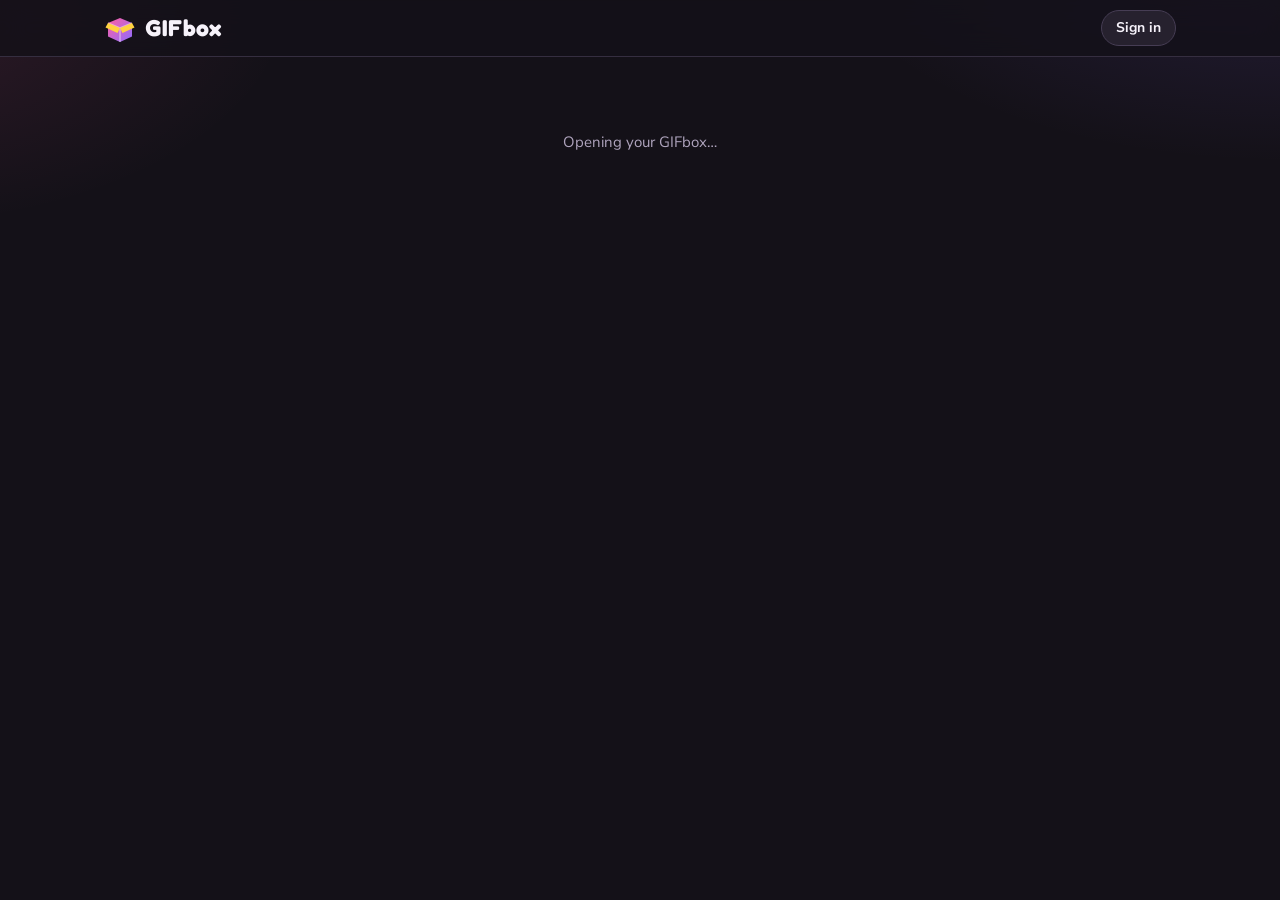
<file: gifbox/index.html>
<!DOCTYPE html>
<html lang="en">
<head>
<meta charset="utf-8">
<meta name="viewport" content="width=device-width, initial-scale=1, viewport-fit=cover">
<meta name="apple-mobile-web-app-capable" content="yes">
<meta name="mobile-web-app-capable" content="yes">
<meta name="apple-mobile-web-app-title" content="GIFbox">
<meta name="apple-mobile-web-app-status-bar-style" content="black-translucent">
<meta name="theme-color" content="#141118">
<title>GIFbox</title>
<link rel="manifest" href="manifest.webmanifest">
<link rel="icon" href="icons/icon.svg" type="image/svg+xml">
<link rel="apple-touch-icon" href="icons/apple-touch-icon.png">
<link rel="preconnect" href="https://fonts.googleapis.com">
<link rel="preconnect" href="https://fonts.gstatic.com" crossorigin>
<link href="https://fonts.googleapis.com/css2?family=Fredoka:wght@500;600;700&family=Nunito+Sans:opsz,wght@6..12,400;6..12,600;6..12,700;6..12,800&display=swap" rel="stylesheet">
<style>
:root{
  --bg:#141118; --s1:#1D1923; --s2:#26212E; --s3:#312A3B; --line:#352E40; --line2:#463D54;
  --ink:#F6F2FA; --muted:#AFA4BD; --dim:#7D7290;
  --pink:#FF5FA2; --violet:#8D6BFF; --sun:#FFD23F; --mint:#3FD9A6; --red:#FF6B6B;
  --acc:var(--pink); --acc-ink:#2A0717;
  --display:"Fredoka","Avenir Next Rounded","Trebuchet MS",sans-serif;
  --body:"Nunito Sans","Segoe UI","Helvetica Neue",Arial,sans-serif;
  --r:18px; color-scheme:dark;
}
*,*::before,*::after{box-sizing:border-box}
html{background:var(--bg);-webkit-text-size-adjust:100%}
body{margin:0;min-height:100vh;color:var(--ink);font-family:var(--body);font-size:15px;line-height:1.45;-webkit-tap-highlight-color:transparent;
  background:radial-gradient(800px 420px at 100% -10%,rgba(141,107,255,.16),transparent 60%),radial-gradient(700px 380px at -10% 0%,rgba(255,95,162,.12),transparent 60%),var(--bg);
  padding-top:env(safe-area-inset-top,0px);padding-bottom:calc(80px + env(safe-area-inset-bottom,0px))}
button{font:inherit;color:inherit;cursor:pointer;border:0;background:none;padding:0}
input,textarea,select{font:inherit;color:inherit}
a{color:inherit}
[hidden]{display:none!important}
:focus-visible{outline:2px solid var(--sun);outline-offset:3px;border-radius:8px}
.wrap{max-width:1100px;margin:0 auto;padding:0 14px}

.appbar{position:sticky;top:0;z-index:30;background:rgba(20,17,24,.84);backdrop-filter:saturate(1.4) blur(14px);-webkit-backdrop-filter:saturate(1.4) blur(14px);border-bottom:1px solid var(--line)}
.appbar .wrap{display:flex;align-items:center;gap:10px;height:56px}
.brand{display:flex;align-items:center;gap:9px;text-decoration:none;font-family:var(--display);font-weight:700;font-size:23px;letter-spacing:.01em}
.brand svg{width:32px;height:32px}
.me{margin-left:auto;display:flex;text-decoration:none}
.me .signin{border:1px solid var(--line2);background:var(--s2);border-radius:999px;padding:7px 14px;font-weight:700;font-size:14px}
.wa-av{width:34px;height:34px;border-radius:50%;display:inline-grid;place-items:center;background:var(--h,#556);color:#1a1020;font-weight:800;overflow:hidden;flex:none}
.wa-av img{width:100%;height:100%;object-fit:cover}.wa-av.xl{width:62px;height:62px;font-size:26px}.wa-av svg{width:70%;fill:var(--muted)}

.tabs{position:fixed;left:0;right:0;bottom:0;z-index:30;background:rgba(20,17,24,.94);backdrop-filter:blur(14px);-webkit-backdrop-filter:blur(14px);border-top:1px solid var(--line);padding-bottom:env(safe-area-inset-bottom,0px)}
.tabs .in{max-width:480px;margin:0 auto;display:grid;grid-template-columns:1fr 1fr 1fr;align-items:center}
.tabs a{display:flex;flex-direction:column;align-items:center;gap:3px;padding:9px 0 8px;text-decoration:none;color:var(--dim);font-size:11.5px;font-weight:800;letter-spacing:.02em}
.tabs a svg{width:24px;height:24px;fill:none;stroke:currentColor;stroke-width:2;stroke-linecap:round;stroke-linejoin:round}
.tabs a[aria-current="page"]{color:var(--ink)}
.tabs a[aria-current="page"] svg{stroke:var(--pink)}
.tabs a.add .plus{width:50px;height:38px;border-radius:14px;display:grid;place-items:center;background:linear-gradient(135deg,var(--pink),var(--violet));box-shadow:0 6px 18px rgba(255,95,162,.35)}
.tabs a.add .plus svg{stroke:#fff;stroke-width:2.6}

.head{display:flex;align-items:center;gap:10px;padding:18px 0 12px}
.head h1{font-family:var(--display);font-weight:600;font-size:28px;line-height:1.1;margin:0;flex:1;min-width:0;overflow-wrap:anywhere}
.head .sub{display:block;font-family:var(--body);font-size:13.5px;font-weight:600;color:var(--muted);margin-top:3px}
.back{width:40px;height:40px;border-radius:12px;display:grid;place-items:center;background:var(--s1);border:1px solid var(--line);flex:none;text-decoration:none}
.back svg{width:20px;height:20px;fill:none;stroke:currentColor;stroke-width:2.4;stroke-linecap:round;stroke-linejoin:round}
.btn{display:inline-flex;align-items:center;justify-content:center;gap:8px;min-height:44px;padding:0 18px;border-radius:14px;font-weight:800;background:var(--s2);border:1px solid var(--line2);white-space:nowrap;text-decoration:none}
.btn.pri{background:linear-gradient(135deg,var(--pink),#FF7E8F);color:#fff;border-color:transparent}
.btn.danger{color:#FFB0B0;border-color:rgba(255,107,107,.45);background:rgba(255,107,107,.08)}
.btn.armed{background:var(--red);color:#fff;border-color:transparent}
.btn.sm{min-height:36px;padding:0 13px;font-size:14px;border-radius:11px}
.btn.wide{width:100%}.btn.icon{width:44px;padding:0}.btn.sm.icon{width:36px}
.btn svg{width:19px;height:19px;fill:none;stroke:currentColor;stroke-width:2.2;stroke-linecap:round;stroke-linejoin:round;flex:none}
.btn:disabled{opacity:.45;cursor:default}
.row{display:flex;gap:8px;flex-wrap:wrap;align-items:center}
.muted{color:var(--muted)}
.card{background:var(--s1);border:1px solid var(--line);border-radius:var(--r);padding:16px}
.empty{text-align:center;padding:34px 18px;color:var(--muted)}
.empty b{display:block;font-family:var(--display);font-size:22px;font-weight:600;color:var(--ink);margin-bottom:6px}
.sect{font-family:var(--display);font-size:16px;font-weight:600;color:var(--muted);margin:22px 0 10px}

/* search + chips */
.searchbar{position:sticky;top:56px;z-index:20;padding:10px 0 8px;background:linear-gradient(var(--bg) 80%,rgba(20,17,24,0))}
.search{display:flex;align-items:center;gap:8px;background:var(--s1);border:1px solid var(--line2);border-radius:14px;padding:0 12px;height:46px}
.search svg{width:19px;height:19px;fill:none;stroke:var(--muted);stroke-width:2.2;stroke-linecap:round;flex:none}
.search input{flex:1;min-width:0;background:none;border:0;outline:0;font-size:16px;height:100%}
.search .x{width:28px;height:28px;border-radius:50%;background:var(--s3);display:grid;place-items:center;color:var(--muted);font-size:15px;font-weight:800}
.chips{display:flex;gap:7px;overflow-x:auto;padding:8px 0 2px;scrollbar-width:none}
.chips::-webkit-scrollbar{display:none}
.chip{flex:none;display:inline-flex;align-items:center;gap:6px;height:34px;padding:0 13px;border-radius:999px;background:var(--s1);border:1px solid var(--line2);font-weight:700;font-size:13.5px;white-space:nowrap}
.chip[aria-pressed="true"]{background:var(--ink);color:#1a1320;border-color:transparent}
.chip.tag{color:var(--muted)}.chip.tag[aria-pressed="true"]{color:#1a1320}
.chip small{font-weight:700;opacity:.7}
.count{font-size:13px;color:var(--muted);font-weight:700;margin:4px 2px 10px}

/* grid of gifs */
.gifs{columns:2 150px;column-gap:8px}
@media (min-width:640px){.gifs{columns:3 180px}}
@media (min-width:980px){.gifs{columns:5 180px}}
.g{display:block;width:100%;margin:0 0 8px;break-inside:avoid;border-radius:14px;overflow:hidden;position:relative;background:var(--s2);border:0;padding:0}
.g img{display:block;width:100%;height:auto;min-height:60px}
.g .badge{position:absolute;left:7px;top:7px;font-size:10.5px;font-weight:800;letter-spacing:.04em;padding:2px 7px;border-radius:7px;background:rgba(20,17,24,.78);color:#fff;text-transform:uppercase}
.g .badge.fam{color:var(--sun)}
.g .sel{position:absolute;right:7px;top:7px;width:26px;height:26px;border-radius:50%;border:2px solid #fff;background:rgba(0,0,0,.3)}
.g.on .sel{background:var(--pink);border-color:#fff}
.g.on .sel::after{content:"";position:absolute;left:7px;top:3px;width:6px;height:11px;border:solid #fff;border-width:0 2.5px 2.5px 0;transform:rotate(45deg)}

/* collections */
.cols{display:grid;grid-template-columns:repeat(auto-fill,minmax(150px,1fr));gap:12px}
.col{display:block;text-decoration:none;background:var(--s1);border:1px solid var(--line);border-radius:18px;overflow:hidden;text-align:left;width:100%;padding:0}
.col .cover{aspect-ratio:1.25;display:grid;grid-template-columns:1fr 1fr;grid-template-rows:1fr 1fr;gap:2px;background:var(--s2)}
.col .cover img{width:100%;height:100%;object-fit:cover;display:block}
.col .cover.one{grid-template-columns:1fr;grid-template-rows:1fr}
.col .cover .em{grid-column:1/-1;grid-row:1/-1;display:grid;place-items:center;font-size:44px}
.col .cover .em.ltr{font-family:var(--display);font-weight:600;color:var(--dim);font-size:48px}
.col .t{padding:10px 12px 12px}
.col b{display:block;font-family:var(--display);font-weight:600;font-size:17px;overflow:hidden;text-overflow:ellipsis;white-space:nowrap}
.col span{font-size:12.5px;color:var(--muted);font-weight:700}
.col.new{display:grid;place-items:center;min-height:180px;border-style:dashed;border-color:var(--line2);color:var(--muted);font-weight:800}
.col.new i{font-style:normal;display:block;font-size:34px;text-align:center;color:var(--pink)}

/* add */
.drop{border:2px dashed var(--line2);border-radius:22px;background:rgba(255,95,162,.04);padding:22px 16px;text-align:center;outline:none;min-height:150px;display:flex;flex-direction:column;align-items:center;justify-content:center;gap:6px;cursor:text}
.drop:focus{border-color:var(--pink);background:rgba(255,95,162,.08)}
.drop b{font-family:var(--display);font-size:20px;font-weight:600}
.drop span{color:var(--muted);font-size:14px;max-width:34ch}
.drop img{display:none}
.ways{display:grid;grid-template-columns:1fr 1fr;gap:8px;margin-top:10px}
.linkrow{display:flex;gap:8px;margin-top:10px}
.linkrow input{flex:1;min-width:0;background:var(--s1);border:1px solid var(--line2);border-radius:14px;padding:0 12px;height:44px;font-size:16px}
.pend{display:grid;grid-template-columns:96px minmax(0,1fr);gap:12px;padding:12px;background:var(--s1);border:1px solid var(--line);border-radius:18px;margin-top:10px}
.pend .pv{width:96px;border-radius:12px;overflow:hidden;background:var(--s2);align-self:start}
.pend .pv img{width:100%;display:block}
.pend .x{float:right;width:30px;height:30px;border-radius:50%;background:var(--s3);font-weight:800;color:var(--muted)}
.pend .dup{color:var(--sun);font-weight:700;font-size:13px}
.field{display:flex;flex-direction:column;gap:6px;margin-bottom:10px;font-size:12.5px;font-weight:800;color:var(--muted);letter-spacing:.02em}
.field input,.field select{background:var(--bg);border:1px solid var(--line2);border-radius:12px;padding:10px 12px;font-size:16px;color:var(--ink);font-weight:600;letter-spacing:0}
.tagbox{display:flex;flex-wrap:wrap;gap:6px;align-items:center;background:var(--bg);border:1px solid var(--line2);border-radius:12px;padding:6px}
.tagbox input{flex:1;min-width:90px;border:0!important;background:none!important;padding:5px 4px!important;outline:0}
.tg{display:inline-flex;align-items:center;gap:4px;height:28px;padding:0 6px 0 10px;border-radius:999px;background:rgba(141,107,255,.2);color:#CDBFFF;font-weight:800;font-size:13px}
.tg button{width:20px;height:20px;border-radius:50%;font-size:12px;line-height:1;color:#CDBFFF}
.sugg{display:flex;flex-wrap:wrap;gap:6px;margin-top:6px}
.sugg button{height:28px;padding:0 10px;border-radius:999px;border:1px dashed var(--line2);color:var(--muted);font-weight:700;font-size:13px}
.seg{display:flex;flex-wrap:wrap;gap:6px}
.seg button{padding:8px 12px;border-radius:11px;background:var(--bg);border:1px solid var(--line2);font-weight:800;font-size:14px}
.seg button[aria-pressed="true"]{background:var(--ink);color:#1a1320;border-color:transparent}
.savebar{position:sticky;bottom:calc(84px + env(safe-area-inset-bottom,0px));margin-top:14px;z-index:5}

/* viewer + sheets */
.sheetwrap{position:fixed;inset:0;z-index:60}
.scrim{position:absolute;inset:0;background:rgba(6,3,10,.66);opacity:0;transition:opacity .2s}
.sheet{position:absolute;left:0;right:0;bottom:0;max-height:92vh;overflow:auto;background:var(--s1);border-top:1px solid var(--line2);border-radius:24px 24px 0 0;
  padding:10px 16px calc(22px + env(safe-area-inset-bottom,0px));transform:translateY(100%);transition:transform .24s cubic-bezier(.3,.7,.2,1);max-width:640px;margin:0 auto}
.sheetwrap.on .scrim{opacity:1}.sheetwrap.on .sheet{transform:none}
.sheet .grab{width:40px;height:5px;border-radius:3px;background:var(--line2);margin:0 auto 12px}
.sheet h2{font-family:var(--display);font-weight:600;font-size:23px;margin:0 0 4px}
.sheet p.lead{margin:0 0 14px;color:var(--muted);font-size:14px}
.big{border-radius:16px;overflow:hidden;background:#000;display:grid;place-items:center;max-height:52vh}
.big img{max-width:100%;max-height:52vh;display:block}
.vmeta{display:flex;align-items:center;gap:8px;margin:12px 0 4px}
.vmeta b{flex:1;font-family:var(--display);font-weight:600;font-size:19px;overflow-wrap:anywhere}
.pill{font-size:11px;font-weight:800;letter-spacing:.05em;text-transform:uppercase;padding:3px 8px;border-radius:7px;background:var(--s3);color:var(--muted)}
.pill.fam{background:rgba(255,210,63,.15);color:var(--sun)}
.acts{display:grid;grid-template-columns:2fr 1fr 1fr;gap:8px;margin:10px 0 4px}
.acts .btn{min-height:50px}
.colpick{display:flex;flex-wrap:wrap;gap:7px}
.colpick button{display:inline-flex;align-items:center;gap:6px;height:36px;padding:0 12px;border-radius:999px;background:var(--bg);border:1px solid var(--line2);font-weight:800;font-size:14px}
.colpick button[aria-pressed="true"]{background:rgba(255,95,162,.18);border-color:var(--pink);color:#FFC2DB}
.colpick button[aria-pressed="true"]::before{content:"✓"}
.pick{display:flex;flex-direction:column;gap:6px;margin:10px 0}
.pick button{display:flex;align-items:center;gap:12px;padding:11px 12px;border-radius:14px;background:var(--bg);border:1px solid var(--line);text-align:left}
.pick button .t{flex:1}.pick button .t b{display:block}.pick button .t span{font-size:12.5px;color:var(--muted)}
.emojis{display:flex;flex-wrap:wrap;gap:6px;margin-bottom:12px}
.emojis button{width:42px;height:42px;border-radius:12px;background:var(--bg);border:1px solid var(--line);font-size:22px}
.emojis button[aria-pressed="true"]{border-color:var(--pink);background:rgba(255,95,162,.15)}
.err{color:#FF9C9C;font-size:13.5px;min-height:18px;margin:0 0 8px}
.toast{position:fixed;left:50%;bottom:calc(96px + env(safe-area-inset-bottom,0px));transform:translate(-50%,20px);opacity:0;z-index:80;background:var(--ink);color:#1a1320;font-weight:800;padding:10px 16px;border-radius:12px;box-shadow:0 10px 30px rgba(0,0,0,.45);transition:.2s;pointer-events:none;max-width:90vw;text-align:center}
.toast.on{opacity:1;transform:translate(-50%,0)}
.selbar{position:fixed;left:0;right:0;bottom:calc(70px + env(safe-area-inset-bottom,0px));z-index:31;display:flex;justify-content:center;padding:0 14px}
.selbar .in{display:flex;gap:8px;align-items:center;background:var(--s2);border:1px solid var(--line2);border-radius:16px;padding:8px 8px 8px 14px;box-shadow:0 10px 30px rgba(0,0,0,.4);font-weight:800}
.authcard{max-width:420px;margin:0 auto 40px}
.authcard h2{font-family:var(--display);margin:0 0 14px}
.linkbtn{display:block;margin:14px auto 0;color:var(--pink);font-weight:800}
.hero{padding:30px 0 18px;text-align:center}
.hero h1{font-family:var(--display);font-size:clamp(34px,8vw,52px);margin:0;line-height:1.05}
.hero h1 em{font-style:normal;background:linear-gradient(90deg,var(--pink),var(--violet));-webkit-background-clip:text;background-clip:text;color:transparent}
.hero p{color:var(--muted);max-width:44ch;margin:10px auto 0}
.loading{padding:60px 0;text-align:center;color:var(--muted)}
@media (prefers-reduced-motion:reduce){*{transition:none!important}}

/* iPhone zooms into any text box under 16px; keep them all at 16px so it doesn't */
input:not([type=checkbox]):not([type=radio]):not([type=range]),select,textarea{font-size:16px}
</style>
</head>
<body>
<header class="appbar"><div class="wrap">
  <a class="brand" href="#/" aria-label="GIFbox home"><svg viewBox="0 0 32 32" aria-hidden="true"><defs><linearGradient id="jg" x1="0" y1="0" x2="1" y2="1"><stop offset="0" stop-color="#FF5FA2"/><stop offset="1" stop-color="#8D6BFF"/></linearGradient></defs>
    <path d="M4 11l12-5 12 5v13.5L16 30 4 24.5z" fill="url(#jg)"/><path d="M4 11l12 5 12-5M16 16v14" fill="none" stroke="#fff" stroke-opacity=".45" stroke-width="1.4" stroke-linejoin="round"/>
    <path d="M4 11l-2.5 4.5L13.5 21 16 16zM28 11l2.5 4.5L18.5 21 16 16z" fill="#FFD23F"/></svg>GIFbox</a>
  <a class="me" id="navMe" href="#/me" aria-label="Your account"></a>
</div></header>
<main id="app"><div class="wrap"><p class="loading">Opening your GIFbox…</p></div></main>
<nav class="tabs" id="tabs" aria-label="Sections" hidden><div class="in">
  <a href="#/" data-tab="lib"><svg viewBox="0 0 24 24"><rect x="3" y="3" width="7.5" height="9" rx="2"/><rect x="13.5" y="3" width="7.5" height="5.5" rx="2"/><rect x="3" y="15" width="7.5" height="6" rx="2"/><rect x="13.5" y="11.5" width="7.5" height="9.5" rx="2"/></svg>GIFs</a>
  <a href="#/add" data-tab="add" class="add" aria-label="Add GIFs"><span class="plus"><svg viewBox="0 0 24 24"><path d="M12 5v14M5 12h14"/></svg></span></a>
  <a href="#/collections" data-tab="cols"><svg viewBox="0 0 24 24"><path d="M3 7a2 2 0 012-2h4l2 2h8a2 2 0 012 2v9a2 2 0 01-2 2H5a2 2 0 01-2-2z"/><path d="M8 13l2.5 2.5L16 10"/></svg>Collections</a>
</div></nav>

<script src="../shared/config.js"></script>
<script src="../shared/vendor/supabase.js"></script>
<script src="../shared/account.js"></script>
<script src="../shared/analytics.js" defer></script>
<script>
'use strict';
const APP = 'gifbox';
const BUCKET = 'gifbox';
const MAX_BYTES = 15 * 1024 * 1024;
const WA = window.WebApps;
const $ = (s, r = document) => r.querySelector(s), $$ = (s, r = document) => [...r.querySelectorAll(s)];
const esc = s => String(s ?? '').replace(/[&<>"']/g, c => ({ '&': '&amp;', '<': '&lt;', '>': '&gt;', '"': '&quot;', "'": '&#39;' }[c]));
const uid = () => (crypto.randomUUID ? crypto.randomUUID() : 'x' + Date.now().toString(36) + Math.random().toString(36).slice(2));
const norm = s => String(s || '').toLowerCase().normalize('NFKD').replace(/[̀-ͯ]/g, '').trim();
const cleanTag = s => norm(s).replace(/^#/, '').replace(/[^a-z0-9 &'-]/g, '').replace(/\s+/g, ' ').trim().slice(0, 24);
const BACK = '<svg viewBox="0 0 24 24" aria-hidden="true"><path d="M15 5l-7 7 7 7"/></svg>';
const I = {
  send: '<svg viewBox="0 0 24 24"><path d="M12 15V3M7 8l5-5 5 5"/><path d="M5 12v7a2 2 0 002 2h10a2 2 0 002-2v-7"/></svg>',
  copy: '<svg viewBox="0 0 24 24"><rect x="8" y="8" width="12" height="12" rx="2"/><path d="M16 8V5a1 1 0 00-1-1H5a1 1 0 00-1 1v10a1 1 0 001 1h3"/></svg>',
  save: '<svg viewBox="0 0 24 24"><path d="M12 3v12M7 10l5 5 5-5"/><path d="M5 21h14"/></svg>',
  trash: '<svg viewBox="0 0 24 24"><path d="M4 7h16M10 11v6M14 11v6M6 7l1 13h10l1-13M9 7V4h6v3"/></svg>',
  paste: '<svg viewBox="0 0 24 24"><rect x="6" y="4" width="12" height="17" rx="2"/><path d="M9 4V3h6v1M9 11h6M9 15h4"/></svg>',
  photo: '<svg viewBox="0 0 24 24"><rect x="3" y="4" width="18" height="16" rx="3"/><circle cx="9" cy="10" r="2"/><path d="M21 16l-5-5-9 9"/></svg>',
  edit: '<svg viewBox="0 0 24 24"><path d="M4 20h4L19 9l-4-4L4 16z"/></svg>',
  search: '<svg viewBox="0 0 24 24"><circle cx="11" cy="11" r="7"/><path d="M20 20l-4-4"/></svg>',
  up: '<svg viewBox="0 0 24 24"><path d="M12 19V5M5 12l7-7 7 7"/></svg>',
};
const EMOJIS = ['😂', '😭', '😍', '😡', '🙄', '😱', '🥳', '👍', '🙏', '❤️', '🔥', '💀', '🎬', '📺', '🌟', '⚔️', '🦸', '🐶', '🏈', '⚽', '🎮', '🎄', '🎂', '✨'];

/* ================================================================== data
   Two backends with the same shape. GIF files live in Supabase Storage (bucket "gifbox"):
   library/<id>.gif for the Library, <user id>/<id>.gif for each person's own.
   Collections are rows of their own, so the owner can share one with other people,
   who then see its GIFs and can add to it. */
function remoteData() {
  const sb = WA.client;
  const ok = r => { if (r.error) throw r.error; return r.data; };
  const sign = async paths => { const urls = {}; for (let i = 0; i < paths.length; i += 200) {
    const sig = ok(await sb.storage.from(BUCKET).createSignedUrls(paths.slice(i, i + 200), 60 * 60 * 12)); sig.forEach(x => { if (x.signedUrl) urls[x.path] = x.signedUrl; }); } return urls; };
  return {
    async list() {
      const [g, c] = await Promise.all([
        sb.from('gifbox_gifs').select('*').order('created_at', { ascending: false }),
        sb.from('gifbox_collections').select('id,owner,name,emoji,created_at,gifbox_collection_members(user_id),gifbox_collection_items(gif_id,added_by,added_at)').order('created_at')]);
      const rows = ok(g), urls = await sign(rows.map(r => r.path));
      const gifs = rows.map(r => ({ ...r, tags: r.tags || [], url: urls[r.path] || '' }));
      const cols = ok(c).map(r => ({ id: r.id, owner: r.owner, name: r.name, emoji: r.emoji, created_at: r.created_at,
        members: (r.gifbox_collection_members || []).map(m => m.user_id),
        items: (r.gifbox_collection_items || []).sort((a, b) => b.added_at.localeCompare(a.added_at)).map(i => ({ gif_id: i.gif_id, added_by: i.added_by })) }));
      return { gifs, cols };
    },
    async add(g, blob) {
      const path = (g.owner ? g.owner : 'library') + '/' + g.id + '.' + extFor(blob.type);
      ok(await sb.storage.from(BUCKET).upload(path, blob, { contentType: blob.type, upsert: false, cacheControl: '31536000' }));
      const row = { id: g.id, owner: g.owner, path, w: g.w, h: g.h, bytes: g.bytes, hash: g.hash, title: g.title, tags: g.tags, type: blob.type, created_by: ME.id };
      try { ok(await sb.from('gifbox_gifs').insert(row)); } catch (e) { await sb.storage.from(BUCKET).remove([path]); throw e; }
      const s = ok(await sb.storage.from(BUCKET).createSignedUrl(path, 60 * 60 * 12));
      return { ...row, created_at: new Date().toISOString(), url: s.signedUrl };
    },
    async update(g, fields) { ok(await sb.from('gifbox_gifs').update(fields).eq('id', g.id)); },
    async toLibrary(g) {
      const path = 'library/' + g.path.split('/').pop();
      ok(await sb.storage.from(BUCKET).move(g.path, path));
      ok(await sb.from('gifbox_gifs').update({ owner: null, path }).eq('id', g.id));
      const s = ok(await sb.storage.from(BUCKET).createSignedUrl(path, 60 * 60 * 12));
      return { path, url: s.signedUrl };
    },
    async remove(g) {   // the file first: its access rule needs the row to still exist
      ok(await sb.storage.from(BUCKET).remove([g.path])); ok(await sb.from('gifbox_gifs').delete().eq('id', g.id)); },
    async createCol(c) { ok(await sb.from('gifbox_collections').insert({ id: c.id, owner: ME.id, name: c.name, emoji: c.emoji })); },
    async updateCol(id, f) { ok(await sb.from('gifbox_collections').update(f).eq('id', id)); },
    async deleteCol(id) { ok(await sb.from('gifbox_collections').delete().eq('id', id)); },
    async setMembers(id, ids) {
      const cur = ok(await sb.from('gifbox_collection_members').select('user_id').eq('collection_id', id)).map(r => r.user_id);
      const drop = cur.filter(x => !ids.includes(x)), add = ids.filter(x => !cur.includes(x));
      if (drop.length) ok(await sb.from('gifbox_collection_members').delete().eq('collection_id', id).in('user_id', drop));
      if (add.length) ok(await sb.from('gifbox_collection_members').insert(add.map(u => ({ collection_id: id, user_id: u }))));
    },
    async leaveCol(id) { ok(await sb.from('gifbox_collection_members').delete().eq('collection_id', id).eq('user_id', ME.id)); },
    async addItems(id, gids) { ok(await sb.from('gifbox_collection_items').upsert(gids.map(g => ({ collection_id: id, gif_id: g, added_by: ME.id })), { onConflict: 'collection_id,gif_id', ignoreDuplicates: true })); },
    async removeItem(id, gid) { ok(await sb.from('gifbox_collection_items').delete().eq('collection_id', id).eq('gif_id', gid)); },
  };
}
/* This browser only (no Supabase settings): files in IndexedDB, collections in localStorage.
   Same visibility rules as the database, so the preview behaves like the real thing. */
function localData() {
  const open = () => new Promise((res, rej) => { const q = indexedDB.open('gifbox-local', 1); q.onupgradeneeded = () => q.result.createObjectStore('gifs', { keyPath: 'id' }); q.onsuccess = () => res(q.result); q.onerror = () => rej(q.error); });
  const tx = async (mode, fn) => { const db = await open(); return new Promise((res, rej) => { const t = db.transaction('gifs', mode); const s = t.objectStore('gifs'); const out = fn(s); t.oncomplete = () => res(out && out.result !== undefined ? out.result : out); t.onerror = () => rej(t.error); }); };
  const urls = new Map();
  const urlFor = r => { if (!urls.has(r.id)) urls.set(r.id, URL.createObjectURL(r.blob)); return urls.get(r.id); };
  const LK = 'gifbox.local.cols';
  const loadC = () => { try { return JSON.parse(localStorage.getItem(LK)) || []; } catch (e) { return []; } };
  const saveC = c => localStorage.setItem(LK, JSON.stringify(c));
  const mineC = c => c.owner === ME.id || c.members.includes(ME.id);
  const editC = fn => { const all = loadC(); fn(all); saveC(all); };
  return {
    async list() {
      const all = await tx('readonly', s => s.getAll());
      const cols = loadC().filter(mineC);
      const via = new Set(cols.flatMap(c => c.items.map(i => i.gif_id)));
      const gifs = all.filter(r => r.owner === null || r.owner === ME.id || via.has(r.id)).sort((a, b) => b.created_at.localeCompare(a.created_at)).map(r => { const { blob, ...m } = r; return { ...m, url: urlFor(r), blob }; });
      const have = new Set(all.map(r => r.id));
      cols.forEach(c => c.items = c.items.filter(i => have.has(i.gif_id)));
      return { gifs, cols: JSON.parse(JSON.stringify(cols)) };
    },
    async add(g, blob) { const r = { ...g, type: blob.type, created_by: ME.id, created_at: new Date().toISOString(), blob }; await tx('readwrite', s => s.put(r)); return { ...g, type: blob.type, created_by: ME.id, created_at: r.created_at, url: urlFor(r), blob }; },
    async update(g, fields) { const r = await tx('readonly', s => s.get(g.id)); Object.assign(r, fields); await tx('readwrite', s => s.put(r)); },
    async toLibrary(g) { await this.update(g, { owner: null }); return {}; },
    async remove(g) { await tx('readwrite', s => s.delete(g.id)); editC(all => all.forEach(c => c.items = c.items.filter(i => i.gif_id !== g.id))); },
    async createCol(c) { editC(all => all.push({ id: c.id, owner: ME.id, name: c.name, emoji: c.emoji, members: [], items: [], created_at: new Date().toISOString() })); },
    async updateCol(id, f) { editC(all => { const c = all.find(x => x.id === id); if (c && c.owner === ME.id) Object.assign(c, f); }); },
    async deleteCol(id) { editC(all => { const k = all.findIndex(x => x.id === id && x.owner === ME.id); if (k >= 0) all.splice(k, 1); }); },
    async setMembers(id, ids) { editC(all => { const c = all.find(x => x.id === id); if (c && c.owner === ME.id) c.members = ids.slice(); }); },
    async leaveCol(id) { editC(all => { const c = all.find(x => x.id === id); if (c) c.members = c.members.filter(u => u !== ME.id); }); },
    async addItems(id, gids) { editC(all => { const c = all.find(x => x.id === id); if (!c || !mineC(c)) return; gids.forEach(g => { if (!c.items.some(i => i.gif_id === g)) c.items.unshift({ gif_id: g, added_by: ME.id }); }); }); },
    async removeItem(id, gid) { editC(all => { const c = all.find(x => x.id === id); if (c) c.items = c.items.filter(i => i.gif_id !== gid); }); },
  };
}
const extFor = t => ({ 'image/gif': 'gif', 'image/webp': 'webp', 'image/png': 'png', 'image/jpeg': 'jpg', 'video/mp4': 'mp4' }[t] || 'gif');
let DATA = null;

/* ================================================================== state */
let ME = null, MEMBER = null, GIFS = [], COLS = [], PEOPLE = {}, LOADED = false, LASTLOAD = 0;
const isAdmin = () => !!ME && (ME.is_admin || (MEMBER && MEMBER.role === 'admin'));
const canEdit = g => g && (g.owner === ME.id || (g.owner === null && isAdmin()));
const ownsCol = c => c && c.owner === ME.id;
const colGifIds = c => c.items.map(i => i.gif_id);
const inCol = (c, id) => c.items.some(i => i.gif_id === id);
const canTakeOut = (c, id) => { const it = c.items.find(i => i.gif_id === id); return !!it && (ownsCol(c) || it.added_by === ME.id); };
const who = id => id === ME.id ? 'You' : (PEOPLE[id] && PEOPLE[id].display_name) || 'Someone';
const sharedLabel = c => ownsCol(c) ? (c.members.length ? 'Shared with ' + c.members.map(who).join(', ') : 'Only you') : 'From ' + who(c.owner) + (c.members.length > 1 ? ' · with ' + c.members.filter(m => m !== ME.id).map(who).join(', ') : '');
const gif = id => GIFS.find(g => g.id === id);
const col = id => COLS.find(c => c.id === id);
/* run a change against the server; if it fails, say so and reload what's really there */
async function commit(p, fail = "Couldn't save that. Check your connection.") { try { await p; } catch (e) { toast(fail); await reload(); rerender(); } }
async function reload() {
  const [d, ppl] = await Promise.all([DATA.list(), WA.admin.accounts().catch(() => [])]);
  GIFS = d.gifs; COLS = d.cols; LOADED = true; LASTLOAD = Date.now();
  PEOPLE = {}; ppl.forEach(p => PEOPLE[p.id] = p);
}
/* shared collections change when other people add to them: catch up when the app comes back */
document.addEventListener('visibilitychange', async () => {
  if (document.visibilityState !== 'visible' || !ME || Date.now() - LASTLOAD < 15000) return;
  if ($('.sheetwrap') || VIEW.type === 'add' || SEL) return;
  try { await reload(); rerender(); } catch (e) {}
});

async function startSession() {
  const me = WA.me; LOADED = false;
  if (!me) { ME = null; MEMBER = null; GIFS = []; COLS = []; renderAvatar(); return; }
  ME = { id: me.id, name: me.display_name, display_name: me.display_name, username: me.username, avatar: me.avatar, is_admin: !!me.is_admin };
  DATA = WA.mode === 'supabase' ? remoteData() : localData();
  try {
    let app = (await WA.apps()).find(a => a.slug === APP);
    if (app && !app.status) { await WA.join(APP); app = (await WA.apps()).find(a => a.slug === APP); }
    MEMBER = app && app.status === 'active' ? { role: app.role } : null;
  } catch (e) { MEMBER = MEMBER || { role: 'member' }; }
  try { await reload(); }
  catch (e) { toast("Couldn't open GIFbox. Check your connection."); GIFS = []; COLS = []; }
  /* a collection only lists GIFs you can actually see */
  const have = new Set(GIFS.map(g => g.id));
  COLS.forEach(c => c.items = c.items.filter(i => have.has(i.gif_id)));
  renderAvatar();
}

/* ================================================================== helpers */
let toastT;
function toast(m) { let t = $('.toast'); if (!t) { t = document.createElement('div'); t.className = 'toast'; t.setAttribute('role', 'status'); document.body.append(t); }
  t.textContent = m; t.classList.add('on'); clearTimeout(toastT); toastT = setTimeout(() => t.classList.remove('on'), 2400); }
function armed(btn, fn, label = 'Tap again to delete') {
  if (btn.classList.contains('armed')) { fn(); return; }
  const old = btn.innerHTML; btn.classList.add('armed'); btn.textContent = label;
  setTimeout(() => { if (btn.isConnected) { btn.classList.remove('armed'); btn.innerHTML = old; } }, 3200);
}
function sheet(html) {
  closeSheet(true);
  const w = document.createElement('div'); w.className = 'sheetwrap';
  w.innerHTML = `<div class="scrim" data-act="closeSheet"></div><div class="sheet" role="dialog" aria-modal="true"><div class="grab"></div>${html}</div>`;
  document.body.append(w); requestAnimationFrame(() => requestAnimationFrame(() => w.classList.add('on')));
  const f = w.querySelector('[autofocus]'); if (f && matchMedia('(pointer:fine)').matches) setTimeout(() => f.focus(), 250);
  return w;
}
function closeSheet(now) { $$('.sheetwrap:not(.closing)').forEach(w => { w.classList.add('closing'); w.classList.remove('on'); setTimeout(() => w.remove(), now ? 0 : 240); }); VIEWING = null; }
document.addEventListener('keydown', e => { if (e.key === 'Escape') closeSheet(); });
const colsOf = id => COLS.filter(c => inCol(c, id));
const allTags = () => { const m = new Map(); GIFS.forEach(g => (g.tags || []).forEach(t => m.set(t, (m.get(t) || 0) + 1))); return [...m.entries()].sort((a, b) => b[1] - a[1]).map(x => x[0]); };
const sizeStr = b => b > 1048576 ? (b / 1048576).toFixed(1) + ' MB' : Math.max(1, Math.round(b / 1024)) + ' KB';
async function sha(blob) { try { const h = await crypto.subtle.digest('SHA-256', await blob.arrayBuffer()); return [...new Uint8Array(h)].slice(0, 16).map(b => b.toString(16).padStart(2, '0')).join(''); } catch (e) { return ''; } }
function dims(blob) { return new Promise(res => { const u = URL.createObjectURL(blob); const im = new Image(); im.onload = () => { res({ w: im.naturalWidth, h: im.naturalHeight, url: u }); }; im.onerror = () => res({ w: 0, h: 0, url: u }); im.src = u; }); }
const blobCache = new Map();
async function blobOf(g) { if (g.blob) return g.blob; if (blobCache.has(g.id)) return blobCache.get(g.id); const b = await (await fetch(g.url)).blob(); blobCache.set(g.id, b); return b; }
const fileName = g => (norm(g.title).replace(/[^a-z0-9]+/g, '-').replace(/^-|-$/g, '') || 'gif') + '.' + extFor(g.type || 'image/gif');

/* ================================================================== routing */
let VIEW = { type: 'lib' };
function parse() { const h = location.hash.replace(/^#\/?/, ''); const [type, id] = h.split('/'); return { type: type || 'lib', id }; }
function route() {
  const v = ME ? parse() : { type: 'signin' }; VIEW = v; closeSheet(true); renderAvatar();
  const tab = { lib: 'lib', add: 'add', collections: 'cols', c: 'cols' }[v.type] || '';
  $$('#tabs a').forEach(a => { if (a.dataset.tab === tab) a.setAttribute('aria-current', 'page'); else a.removeAttribute('aria-current'); });
  $('#tabs').hidden = !ME; SEL = null;
  const R = { lib: renderLib, add: renderAdd, collections: renderCols, c: renderCol, me: renderMe, signin: renderSignin };
  (R[v.type] || renderLib)(v.id); window.scrollTo(0, 0);
}
function rerender() { const y = scrollY; const R = { lib: renderLib, add: renderAdd, collections: renderCols, c: renderCol, me: renderMe }; (R[VIEW.type] || renderLib)(VIEW.id); window.scrollTo(0, y); }
const head = (title, sub = '', back = '', right = '') => `<div class="head">${back ? `<a class="back" href="${back}" aria-label="Back">${BACK}</a>` : ''}<h1>${esc(title)}${sub ? `<span class="sub">${sub}</span>` : ''}</h1>${right}</div>`;
function renderAvatar() { const a = $('#navMe'); if (!a) return; a.innerHTML = ME ? WA.avatarHTML(ME) : '<span class="signin">Sign in</span>'; a.href = ME ? '#/me' : '#/signin'; }

/* ================================================================== Library */
let Q = { text: '', scope: 'all', tag: '', col: '' };
function matches(g) {
  if (Q.scope === 'library' && g.owner !== null) return false;
  if (Q.scope === 'mine' && g.owner !== ME.id) return false;
  if (Q.col && !inCol(col(Q.col) || { items: [] }, g.id)) return false;
  if (Q.tag && !(g.tags || []).includes(Q.tag)) return false;
  const words = norm(Q.text).split(/\s+/).filter(Boolean);
  if (!words.length) return true;
  const hay = norm([g.title, ...(g.tags || []), ...colsOf(g.id).map(c => c.name)].join(' '));
  return words.every(w => hay.includes(w));
}
function tileHTML(g, sel) {
  return `<button class="g ${sel && sel.has(g.id) ? 'on' : ''}" data-act="${sel ? 'toggleSel' : 'view'}" data-id="${g.id}" style="aspect-ratio:${g.w && g.h ? g.w + '/' + g.h : 'auto'}" aria-label="${esc(g.title || 'GIF')}">
    <img src="${esc(g.url)}" alt="${esc(g.title || 'GIF')}" loading="lazy" decoding="async">${g.owner === null ? '<span class="badge fam">Library</span>' : g.owner !== ME.id ? `<span class="badge">${esc(who(g.owner))}</span>` : ''}${sel ? '<span class="sel"></span>' : ''}</button>`;
}
function renderLib() {
  const list = GIFS.filter(matches);
  const tags = allTags().slice(0, 14);
  const fam = GIFS.filter(g => g.owner === null).length, mine = GIFS.filter(g => g.owner === ME.id).length;
  $('#app').innerHTML = `<div class="wrap">
    <div class="searchbar"><label class="search">${I.search}<input id="q" type="search" placeholder="Search ${GIFS.length} GIFs: happy, star wars, mic drop…" value="${esc(Q.text)}" autocomplete="off" enterkeyhint="search">${Q.text ? '<button class="x" data-act="clearQ" aria-label="Clear">✕</button>' : ''}</label>
      <div class="chips" role="group" aria-label="Show">${[['all', 'All', GIFS.length], ['library', 'Library', fam], ['mine', 'My GIFs', mine]].map(([k, t, n]) => `<button class="chip" data-act="scope" data-v="${k}" aria-pressed="${Q.scope === k}">${t} <small>${n}</small></button>`).join('')}
        ${COLS.map(c => `<button class="chip" data-act="qcol" data-v="${c.id}" aria-pressed="${Q.col === c.id}">${esc(ic(c))}${esc(c.name)}${c.members.length ? ' 👥' : ''}</button>`).join('')}</div>
      ${tags.length ? `<div class="chips" style="padding-top:4px">${tags.map(t => `<button class="chip tag" data-act="qtag" data-v="${esc(t)}" aria-pressed="${Q.tag === t}">#${esc(t)}</button>`).join('')}</div>` : ''}</div>
    ${!GIFS.length ? `<div class="card empty" style="margin-top:8px"><b>Your GIFbox is empty</b>Copy a GIF from anywhere (GIPHY, Messages, a website) and add it here. Then sort them into collections like “Sad”, “Happy” or “Star Wars”.<div style="margin-top:16px"><a class="btn pri" href="#/add">Add your first GIF</a></div></div>`
      : list.length ? `<p class="count">${list.length === GIFS.length ? '' : list.length + ' of ' + GIFS.length + ' · '}Tap a GIF to send it</p><div class="gifs">${list.map(g => tileHTML(g)).join('')}</div>`
      : `<div class="empty"><b>No matches</b>Try another word, or put GIFs in a collection with that name so search can find them.</div>`}
  </div>`;
  const q = $('#q'); q.addEventListener('input', () => { Q.text = q.value; const pos = q.selectionStart; renderLib(); const n = $('#q'); n.focus(); n.setSelectionRange(pos, pos); });
}

/* ================================================================== viewer */
let VIEWING = null;
function openViewer(id) {
  const g = gif(id); if (!g) return;
  VIEWING = id; blobOf(g).catch(() => {});   /* fetch now so Send can open the share sheet straight away */
  const edit = canEdit(g), mine = colsOf(id).map(c => c.id);
  const w = sheet(`<div class="big"><img src="${esc(g.url)}" alt="${esc(g.title || 'GIF')}"></div>
    <div class="vmeta"><b>${esc(g.title || 'Untitled')}</b><span class="pill ${g.owner === null ? 'fam' : ''}">${g.owner === null ? 'Library' : g.owner === ME.id ? 'My GIFs' : 'From ' + esc(who(g.owner))}</span>${edit ? `<button class="btn sm icon" data-act="editGif" data-id="${id}" aria-label="Edit name and tags">${I.edit}</button>` : ''}</div>
    ${(g.tags || []).length ? `<div class="row" style="gap:6px;margin-bottom:4px">${g.tags.map(t => `<button class="tg" data-act="tagSearch" data-v="${esc(t)}" style="padding-right:10px">#${esc(t)}</button>`).join('')}</div>` : ''}
    <div class="acts"><button class="btn pri" data-act="send" data-id="${id}">${I.send} Send</button><button class="btn" data-act="copy" data-id="${id}">${I.copy} Copy</button><button class="btn" data-act="download" data-id="${id}">${I.save} Save</button></div>
    <div class="sect" style="margin-top:16px">Collections</div>
    <div class="colpick" id="vcols">${COLS.map(c => `<button data-act="toggleCol" data-id="${id}" data-c="${c.id}" aria-pressed="${mine.includes(c.id)}" ${mine.includes(c.id) && !canTakeOut(c, id) ? 'disabled title="Added by ' + esc(who((c.items.find(i => i.gif_id === id) || {}).added_by)) + '"' : ''}>${esc(ic(c))}${esc(c.name)}${c.members.length ? ' 👥' : ''}</button>`).join('')}<button data-act="newCol" data-add="${id}" style="border-style:dashed;color:var(--muted)">+ New</button></div>
    ${g.owner !== null && g.owner !== ME.id ? `<p class="muted" style="font-size:13px;margin:12px 0 0">${esc(who(g.owner))} shared this through a collection.</p>` : ''}
    ${edit || (isAdmin() && g.owner === ME.id) ? `<div class="row" style="margin-top:18px">${isAdmin() && g.owner === ME.id ? `<button class="btn sm" data-act="toLibrary" data-id="${id}">${I.up} Move to the Library</button>` : ''}${edit ? `<button class="btn sm danger" data-act="delGif" data-id="${id}">${I.trash} Delete</button>` : ''}</div>` : ''}
    <p class="muted" style="font-size:12.5px;margin:14px 0 0">${g.w ? g.w + '×' + g.h + ' · ' : ''}${g.bytes ? sizeStr(g.bytes) : ''}</p>`);
  return w;
}
function editSheet(g) {
  sheet(`<h2>Edit GIF</h2><form data-form="editGif" data-id="${g.id}">
    <label class="field">Name<input name="title" maxlength="60" value="${esc(g.title || '')}" placeholder="e.g. Mic drop" autocomplete="off"></label>
    <div class="field">Tags${tagBoxHTML('etags', g.tags || [])}</div>
    <button class="btn pri wide" type="submit">Save</button></form>`);
  wireTagBox($('#etags'));
}

/* tags: a chip field with suggestions from tags already in GIFbox */
function tagBoxHTML(id, tags) {
  return `<div class="tagbox" id="${id}" data-tags="${esc(JSON.stringify(tags))}">${tags.map(t => `<span class="tg">#${esc(t)}<button type="button" data-rm="${esc(t)}" aria-label="Remove ${esc(t)}">✕</button></span>`).join('')}<input placeholder="${tags.length ? 'Add tag' : 'happy, star wars, reaction…'}" enterkeyhint="done" autocapitalize="none"></div><div class="sugg"></div>`;
}
function getTags(box) { try { return JSON.parse(box.dataset.tags) || []; } catch (e) { return []; } }
function wireTagBox(box, onChange) {
  const inp = box.querySelector('input'), sug = box.nextElementSibling;
  const set = tags => { box.dataset.tags = JSON.stringify(tags); [...box.querySelectorAll('.tg')].forEach(e => e.remove());
    tags.forEach(t => { const s = document.createElement('span'); s.className = 'tg'; s.innerHTML = `#${esc(t)}<button type="button" data-rm="${esc(t)}" aria-label="Remove ${esc(t)}">✕</button>`; box.insertBefore(s, inp); });
    inp.placeholder = tags.length ? 'Add tag' : 'happy, star wars, reaction…'; suggest(); onChange && onChange(tags); };
  const add = v => { const t = cleanTag(v); if (!t) return; const tags = getTags(box); if (!tags.includes(t)) set([...tags, t]); inp.value = ''; suggest(); };
  const suggest = () => { const cur = getTags(box), q = norm(inp.value);
    const pool = [...new Set([...allTags(), ...COLS.map(c => cleanTag(c.name))])].filter(t => t && !cur.includes(t) && (!q || t.includes(q))).slice(0, 8);
    sug.innerHTML = pool.map(t => `<button type="button" data-sg="${esc(t)}">+ ${esc(t)}</button>`).join(''); };
  inp.addEventListener('keydown', e => { if (e.key === 'Enter' || e.key === ',') { e.preventDefault(); add(inp.value); } else if (e.key === 'Backspace' && !inp.value) { const t = getTags(box); if (t.length) set(t.slice(0, -1)); } });
  inp.addEventListener('input', () => { if (/,/.test(inp.value)) { inp.value.split(',').forEach(add); } else suggest(); });
  inp.addEventListener('blur', () => { if (inp.value.trim()) add(inp.value); });
  box.addEventListener('click', e => { const r = e.target.closest('[data-rm]'); if (r) { set(getTags(box).filter(t => t !== r.dataset.rm)); return; } inp.focus(); });
  sug.addEventListener('mousedown', e => e.preventDefault());
  sug.addEventListener('click', e => { const b = e.target.closest('[data-sg]'); if (b) add(b.dataset.sg); });
  suggest();
}

/* ================================================================== Collections */
let SEL = null;   /* picking GIFs to add to a collection */
const ic = c => c.emoji ? c.emoji + ' ' : '';     // a collection's icon is optional
function coverHTML(c) {
  const imgs = colGifIds(c).slice(0, 4).map(gif).filter(Boolean);
  if (!imgs.length) return `<div class="cover one"><span class="em${c.emoji ? '' : ' ltr'}">${esc(c.emoji || ([...c.name.trim()][0] || '?').toUpperCase())}</span></div>`;
  if (imgs.length < 4) return `<div class="cover one"><img src="${esc(imgs[0].url)}" alt="" loading="lazy"></div>`;
  return `<div class="cover">${imgs.map(g => `<img src="${esc(g.url)}" alt="" loading="lazy">`).join('')}</div>`;
}
function colCard(c) {
  return `<a class="col" href="#/c/${c.id}">${coverHTML(c)}<div class="t"><b>${esc(ic(c))}${esc(c.name)}</b><span>${c.items.length} ${c.items.length === 1 ? 'GIF' : 'GIFs'}${c.members.length ? ' · 👥 ' + (ownsCol(c) ? c.members.length : esc(who(c.owner))) : ''}</span></div></a>`;
}
function renderCols() {
  const mine = COLS.filter(ownsCol), shared = COLS.filter(c => !ownsCol(c));
  $('#app').innerHTML = `<div class="wrap">${head('Collections', 'Just for you, or shared with the people you pick', '', `<button class="btn pri sm" data-act="newCol">+ New</button>`)}
    <div class="cols">${mine.map(colCard).join('')}<button class="col new" data-act="newCol"><span><i>+</i>New collection</span></button></div>
    ${shared.length ? `<div class="sect">Shared with me</div><div class="cols">${shared.map(colCard).join('')}</div>` : ''}
    ${!mine.length ? `<p class="muted" style="margin-top:16px">Ideas: a movie or show (“Star Wars”, “The Office”), a feeling (“Happy”, “Sad”, “Mad”), or a reply (“Thank you”, “LOL”, “Good night”). Search also finds GIFs by the names of the collections they're in.</p>` : ''}</div>`;
}
function renderCol(id) {
  const c = col(id); if (!c) { location.hash = '#/collections'; return; }
  const list = colGifIds(c).map(gif).filter(Boolean);
  const picking = SEL && SEL.col === id;
  const pool = picking ? GIFS.filter(g => !inCol(c, g.id)) : null;
  $('#app').innerHTML = `<div class="wrap">${head(ic(c) + c.name, picking ? 'Tap GIFs to add them' : `${list.length} ${list.length === 1 ? 'GIF' : 'GIFs'} · ${esc(sharedLabel(c))}`, picking ? '' : '#/collections',
      picking ? `<button class="btn sm" data-act="cancelPick">Cancel</button>` : `${ownsCol(c) ? `<button class="btn sm" data-act="shareCol">${c.members.length ? '👥 Sharing' : 'Share'}</button>` : ''}<button class="btn sm icon" data-act="colMenu" aria-label="Collection options">⋯</button>`)}
    ${picking ? (pool.length ? `<div class="gifs">${pool.map(g => tileHTML(g, SEL.ids)).join('')}</div>` : '<div class="empty"><b>Nothing left to add</b>Every GIF you can see is already here.</div>')
      : `<button class="btn wide" data-act="pickInto" style="margin-bottom:12px">+ Add GIFs</button>
         ${c.members.length && !ownsCol(c) ? `<p class="muted" style="font-size:13px;margin:-4px 2px 12px">Anything you add here, everyone in this collection can see.</p>` : c.members.length ? `<p class="muted" style="font-size:13px;margin:-4px 2px 12px">Everyone you shared with can see these GIFs and add their own.</p>` : ''}
         ${list.length ? `<div class="gifs">${list.map(g => tileHTML(g)).join('')}</div>` : '<div class="empty"><b>Empty for now</b>Add GIFs from GIFbox, or open any GIF and tap this collection.</div>'}`}
  </div>${picking ? `<div class="selbar"><div class="in"><span>${SEL.ids.size} selected</span><button class="btn pri sm" data-act="addPicked" ${SEL.ids.size ? '' : 'disabled'}>Add to ${esc(c.name)}</button></div></div>` : ''}`;
}
function shareSheet(c) {
  const ppl = Object.values(PEOPLE).filter(p => p.id !== ME.id).sort((a, b) => (a.display_name || '').localeCompare(b.display_name || ''));
  sheet(`<h2>Share “${esc(c.name)}”</h2><p class="lead">The people you pick can see every GIF in this collection, including your own, and can add GIFs to it. Only you can rename it, change who it's shared with or delete it.</p>
    <form data-form="share" data-id="${c.id}"><div class="pick">${ppl.map(p => `<label style="display:flex;align-items:center;gap:12px;padding:10px 12px;border-radius:14px;background:var(--bg);border:1px solid var(--line)">${WA.avatarHTML(p)}<span style="flex:1"><b>${esc(p.display_name || p.username)}</b><span class="muted" style="display:block;font-size:12.5px">@${esc(p.username)}</span></span>
      <input type="checkbox" name="who" value="${p.id}" ${c.members.includes(p.id) ? 'checked' : ''} style="width:22px;height:22px;accent-color:var(--pink)"></label>`).join('') || '<p class="muted">Nobody else has a Web Apps account yet.</p>'}</div>
    <button class="btn pri wide" type="submit">${c.members.length ? 'Save' : 'Share'}</button>
    ${c.members.length ? `<button class="btn wide" type="button" data-act="unshare" data-id="${c.id}" style="margin-top:8px">Stop sharing</button>` : ''}</form>`);
}
function colSheet(c, addId) {
  const isNew = !c; c = c || { name: '', emoji: '' };
  sheet(`<h2>${isNew ? 'New collection' : 'Edit collection'}</h2><form data-form="col" data-id="${isNew ? '' : c.id}" data-add="${addId || ''}">
    <label class="field">Name<input name="name" maxlength="30" value="${esc(c.name)}" placeholder="Star Wars, Happy, Thank you…" required autofocus autocomplete="off"></label>
    <div class="field">Icon <span style="font-weight:600;text-transform:none;letter-spacing:0">(optional)</span><div class="emojis"><button type="button" data-act="pickEmoji" data-v="" aria-pressed="${!c.emoji}" aria-label="No icon" style="font-size:13px;font-weight:800;width:auto;padding:0 12px">None</button>${EMOJIS.map(e => `<button type="button" data-act="pickEmoji" data-v="${e}" aria-pressed="${c.emoji === e}">${e}</button>`).join('')}</div></div>
    <input type="hidden" name="emoji" value="${esc(c.emoji)}">
    <button class="btn pri wide" type="submit">${isNew ? 'Create' : 'Save'}</button></form>`);
}

/* ================================================================== Add */
let PENDING = [];   /* {key, blob, url, w, h, hash, title, tags, cols:[], dest, dup} */
let SHARED = { tags: [], cols: [], dest: 'mine' };
function renderAdd() {
  const admin = isAdmin();
  $('#app').innerHTML = `<div class="wrap">${head('Add GIFs', 'Paste, pick from your photos, or drop in a GIPHY link')}
    <div class="drop" id="drop" contenteditable="true" role="textbox" aria-label="Paste a GIF here" inputmode="none" spellcheck="false"><b>Paste a GIF here</b><span>Copy a GIF anywhere, then tap here and choose Paste. On a computer, press ${/Mac|iPhone|iPad/.test(navigator.platform) ? '⌘' : 'Ctrl'}+V anywhere.</span></div>
    <div class="ways"><button class="btn" data-act="clipPaste">${I.paste} Paste</button><label class="btn">${I.photo} Choose files<input type="file" id="pickf" accept="image/gif,image/webp,image/png,image/jpeg" multiple hidden></label></div>
    <form class="linkrow" data-form="link"><input name="url" type="url" placeholder="Or paste a GIPHY or .gif link" autocomplete="off" inputmode="url"><button class="btn" type="submit">Get</button></form>
    <div id="pending"></div></div>`;
  $('#pickf').addEventListener('change', e => { takeFiles([...e.target.files]); e.target.value = ''; });
  const d = $('#drop');
  d.addEventListener('input', () => { const im = d.querySelector('img'); if (im && im.src) { fromURL(im.src, true); } d.innerHTML = '<b>Paste a GIF here</b><span>Got it. Paste another, or save below.</span>'; });
  d.addEventListener('keydown', e => { if (!(e.metaKey || e.ctrlKey)) e.preventDefault(); });
  d.addEventListener('drop', e => { e.preventDefault(); takeFiles([...e.dataTransfer.files]); });
  d.addEventListener('dragover', e => e.preventDefault());
  drawPending();
}
function drawPending() {
  const box = $('#pending'); if (!box) return;
  if (!PENDING.length) { box.innerHTML = ''; return; }
  const admin = isAdmin();
  box.innerHTML = `<div class="sect">${PENDING.length} ready to save</div>
    ${PENDING.length > 1 ? `<div class="card" style="padding:12px"><div class="field" style="margin-bottom:6px">Tags for all of them${tagBoxHTML('alltags', SHARED.tags)}</div></div>` : ''}
    ${PENDING.map(p => `<div class="pend" data-key="${p.key}"><div class="pv"><img src="${esc(p.url)}" alt=""></div><div>
      <button class="x" data-act="rmPending" data-key="${p.key}" aria-label="Remove">✕</button>
      ${p.dup ? `<p class="dup">Already in GIFbox${p.dup.title ? ' as “' + esc(p.dup.title) + '”' : ''}</p>` : ''}
      <label class="field">Name<input data-p="title" data-key="${p.key}" maxlength="60" value="${esc(p.title)}" placeholder="Optional, e.g. Mic drop" autocomplete="off"></label>
      <div class="field">Tags${tagBoxHTML('pt-' + p.key, p.tags)}</div>
      <p class="muted" style="font-size:12px;margin:0">${p.w ? p.w + '×' + p.h + ' · ' : ''}${sizeStr(p.blob.size)}${p.blob.type === 'image/gif' ? '' : ' · ' + extFor(p.blob.type).toUpperCase()}</p></div></div>`).join('')}
    <div class="card" style="padding:12px;margin-top:10px">
      ${admin ? `<div class="field">Save to<div class="seg"><button type="button" data-act="dest" data-v="mine" aria-pressed="${SHARED.dest === 'mine'}">My GIFs</button><button type="button" data-act="dest" data-v="library" aria-pressed="${SHARED.dest === 'library'}">Library</button></div></div>` : ''}
      <div class="field" style="margin-bottom:0">Put in collections<div class="colpick">${COLS.map(c => `<button type="button" data-act="pendCol" data-c="${c.id}" aria-pressed="${SHARED.cols.includes(c.id)}">${esc(ic(c))}${esc(c.name)}${c.members.length ? ' 👥' : ''}</button>`).join('')}<button type="button" data-act="newCol" data-pend="1" style="border-style:dashed;color:var(--muted)">+ New</button></div></div></div>
    <div class="savebar"><button class="btn pri wide" data-act="savePending" style="min-height:54px;font-size:16px">Save ${PENDING.length === 1 ? 'GIF' : PENDING.length + ' GIFs'}</button></div>`;
  PENDING.forEach(p => wireTagBox($('#pt-' + CSS.escape(p.key)), t => { p.tags = t; }));
  const all = $('#alltags'); if (all) wireTagBox(all, t => { SHARED.tags = t; });
  $$('[data-p="title"]', box).forEach(i => i.addEventListener('input', () => { const p = PENDING.find(x => x.key === i.dataset.key); if (p) p.title = i.value; }));
}
async function takeBlob(blob, name) {
  if (!blob || !/^image\//.test(blob.type)) { toast("That isn't an image. Copy the GIF itself, not the page."); return; }
  if (blob.size > MAX_BYTES) { toast(`That one's ${sizeStr(blob.size)}. GIFs up to 15 MB fit in GIFbox.`); return; }
  const hash = await sha(blob);
  if (hash && PENDING.some(p => p.hash === hash)) { toast('Already in your list'); return; }
  const d = await dims(blob);
  const title = name ? name.replace(/\.[a-z0-9]+$/i, '').replace(/[-_]+/g, ' ').replace(/\b(giphy|tenor|image|img)\b/gi, '').trim().slice(0, 60) : '';
  PENDING.push({ key: Math.random().toString(36).slice(2, 9), blob, url: d.url, w: d.w, h: d.h, hash, title, tags: [], dup: hash ? GIFS.find(g => g.hash === hash) : null });
  if (blob.type === 'image/png' || blob.type === 'image/jpeg') toast('Added. This one came through as a still image, not an animation.');
  if (VIEW.type !== 'add') location.hash = '#/add'; else drawPending();
}
async function takeFiles(files) { for (const f of files) await takeBlob(f, f.name); }
/* GIPHY page links and media links become the GIF file itself */
function giphyURL(u) {
  const m = u.match(/giphy\.com\/(?:gifs|stickers|embed|clips)\/(?:[\w-]*-)?([A-Za-z0-9]{8,})/) || u.match(/giphy\.com\/media\/(?:v1\.[^/]+\/)?([A-Za-z0-9]{8,})/) || u.match(/i\.giphy\.com\/([A-Za-z0-9]{8,})/);
  return m ? `https://media.giphy.com/media/${m[1]}/giphy.gif` : null;
}
async function fromURL(raw, quiet) {
  let u = String(raw || '').trim(); if (!u) return;
  if (!/^(https?:|data:|blob:)/.test(u)) u = 'https://' + u;
  const g = giphyURL(u); if (g) u = g;
  try { const r = await fetch(u); if (!r.ok) throw 0; const b = await r.blob(); await takeBlob(b, decodeURIComponent(u.split('/').pop().split('?')[0])); }
  catch (e) { if (!quiet) toast(/tenor\.com\/view/.test(u) ? "Tenor page links can't be fetched. Copy the GIF itself and paste it." : "Couldn't get a GIF from that link. Try copying the GIF itself."); }
}
async function clipPaste() {
  if (!navigator.clipboard || !navigator.clipboard.read) { $('#drop').focus(); toast('Tap the box and choose Paste'); return; }
  try {
    const items = await navigator.clipboard.read(); let got = false;
    for (const it of items) {
      const t = it.types.find(x => x === 'image/gif') || it.types.find(x => x.startsWith('image/'));
      if (t) { await takeBlob(await it.getType(t), ''); got = true; continue; }
      if (it.types.includes('text/plain')) { const txt = await (await it.getType('text/plain')).text(); if (/^\s*https?:\/\//.test(txt)) { await fromURL(txt); got = true; } }
    }
    if (!got) toast('No GIF on the clipboard. Copy one first.');
  } catch (e) { $('#drop').focus(); toast('Tap the box and choose Paste'); }
}
/* paste anywhere in the app */
document.addEventListener('paste', async e => {
  if (!ME) return;
  const t = e.target; if (t && t.matches && t.matches('input, textarea')) return;
  const files = [...(e.clipboardData && e.clipboardData.files || [])].filter(f => f.type.startsWith('image/'));
  if (files.length) { e.preventDefault(); takeFiles(files); return; }
  const items = [...(e.clipboardData && e.clipboardData.items || [])];
  const img = items.find(i => i.kind === 'file' && i.type.startsWith('image/'));
  if (img) { e.preventDefault(); takeBlob(img.getAsFile(), ''); return; }
  const html = e.clipboardData && e.clipboardData.getData('text/html'); const m = html && html.match(/<img[^>]+src="([^"]+)"/i);
  if (m) { e.preventDefault(); fromURL(m[1].replace(/&amp;/g, '&')); return; }
  const txt = e.clipboardData && e.clipboardData.getData('text/plain');
  if (txt && /^\s*https?:\/\/\S+\s*$/.test(txt)) { e.preventDefault(); fromURL(txt); return; }
});
async function savePending(btn) {
  if (!PENDING.length) return;
  btn.disabled = true; let done = 0, skipped = 0;
  const fam = isAdmin() && SHARED.dest === 'library';
  for (const p of PENDING.slice()) {
    if (p.dup) { skipped++; await addToCols(p.dup.id); PENDING = PENDING.filter(x => x !== p); continue; }
    btn.textContent = `Saving ${done + 1} of ${PENDING.length + done}…`;
    const tags = [...new Set([...(p.tags || []), ...SHARED.tags])];
    try {
      const g = await DATA.add({ id: uid(), owner: fam ? null : ME.id, w: p.w, h: p.h, bytes: p.blob.size, hash: p.hash, title: p.title.trim(), tags }, p.blob);
      GIFS.unshift(g); await addToCols(g.id); done++; PENDING = PENDING.filter(x => x !== p); URL.revokeObjectURL(p.url);
    } catch (e) { toast("Couldn't save one of them. Check your connection and try again."); break; }
  }
  if (!PENDING.length) { SHARED = { tags: [], cols: [], dest: SHARED.dest };
    toast(done ? `Saved ${done} ${done === 1 ? 'GIF' : 'GIFs'}${skipped ? `, ${skipped} already in GIFbox` : ''}` : 'Those were already in GIFbox'); location.hash = '#/'; }
  else { btn.disabled = false; drawPending(); }
}
async function addToCols(id) { for (const cid of SHARED.cols) { const c = col(cid); if (c && !inCol(c, id)) { c.items.unshift({ gif_id: id, added_by: ME.id }); await commit(DATA.addItems(cid, [id])); } } }

/* ================================================================== account */
let SI = { mode: 'in' };
async function renderSignin() {
  const allow = await WA.signupsAllowed(); if (SI.mode === 'up' && !allow) SI.mode = 'in';
  $('#app').innerHTML = `<div class="wrap"><div class="hero"><h1>Every GIF, <em>right there</em></h1><p>Sign in with your Web Apps account. The same username and password work in every app on the site.</p></div>
    ${SI.mode === 'in' ? `<form class="card authcard" data-form="signin"><h2>Sign in</h2>
      <label class="field">Username<input id="siU" autocomplete="username" autocapitalize="none" required></label>
      <label class="field">Password<input id="siP" type="password" autocomplete="current-password" required></label>
      <p class="err" id="siErr"></p><button class="btn pri wide" type="submit">Sign in</button>
      ${allow ? '<button class="linkbtn" type="button" data-act="toUp">New here? Create an account</button>' : '<p class="muted">New accounts are made by an admin.</p>'}</form>`
    : `<form class="card authcard" data-form="signup"><h2>Create an account</h2>
      <label class="field">Your name<input id="suN" maxlength="40" autocomplete="name" required></label>
      <label class="field">Username<input id="suU" maxlength="20" autocomplete="username" autocapitalize="none" required></label>
      <label class="field">Password (6 or more characters)<input id="suP" type="password" autocomplete="new-password" required></label>
      <label class="field">Confirm password<input id="suP2" type="password" autocomplete="new-password" required></label>
      <p class="err" id="siErr"></p><button class="btn pri wide" type="submit">Create account</button>
      <button class="linkbtn" type="button" data-act="toIn">Already have an account? Sign in</button></form>`}
    ${WA.mode === 'local' ? '<p class="muted" style="text-align:center">Accounts are saved in this browser until the site is connected to Supabase.</p>' : ''}</div>`;
}
function renderMe() {
  const mine = GIFS.filter(g => g.owner === ME.id).length, fam = GIFS.filter(g => g.owner === null).length;
  $('#app').innerHTML = `<div class="wrap">${head('Account')}
    <div class="card row" style="gap:14px;flex-wrap:nowrap">${WA.avatarHTML(ME, 'xl')}<div><b style="font-size:20px">${esc(ME.name)}</b><div class="muted">@${esc(ME.username)}${isAdmin() ? ' · GIFbox admin' : ''}</div><div class="muted">${mine} of my own · ${fam} in the Library · ${COLS.length} ${COLS.length === 1 ? 'collection' : 'collections'}</div></div></div>
    <p class="muted" style="margin:14px 2px">${isAdmin() ? 'As an admin you can add GIFs to the Library, which everyone sees. ' : ''}My GIFs and your collections are only yours, unless you share a collection. Change your name or picture from Web Apps.</p>
    <div class="row"><a class="btn" href="../">All Web Apps</a><button class="btn danger" data-act="signout">Sign out</button></div></div>`;
}

/* ================================================================== actions */
const ACTS = {
  closeSheet() { closeSheet(); },
  toUp() { SI.mode = 'up'; renderSignin(); }, toIn() { SI.mode = 'in'; renderSignin(); },
  async signout() { await WA.signOut(); toast('Signed out of every app'); },
  clearQ() { Q.text = ''; renderLib(); },
  scope(b) { Q.scope = b.dataset.v; renderLib(); },
  qcol(b) { Q.col = Q.col === b.dataset.v ? '' : b.dataset.v; renderLib(); },
  qtag(b) { Q.tag = Q.tag === b.dataset.v ? '' : b.dataset.v; renderLib(); },
  tagSearch(b) { Q = { text: '', scope: 'all', tag: b.dataset.v, col: '' }; closeSheet(); if (VIEW.type !== 'lib') location.hash = '#/'; else renderLib(); },
  view(b) { openViewer(b.dataset.id); },
  async send(b) {
    const g = gif(b.dataset.id);
    try {
      const blob = g.blob || blobCache.get(g.id) || await blobOf(g);
      const file = new File([blob], fileName(g), { type: blob.type || 'image/gif' });
      if (navigator.canShare && navigator.canShare({ files: [file] })) { await navigator.share({ files: [file] }); return; }
      ACTS.copy(b);
    } catch (e) { if (e && e.name === 'AbortError') return; toast("Couldn't open sharing here. Try Copy or Save."); }
  },
  async copy(b) {
    const g = gif(b.dataset.id);
    try {
      const blob = g.blob || blobCache.get(g.id) || await blobOf(g);
      try { await navigator.clipboard.write([new ClipboardItem({ [blob.type || 'image/gif']: blob })]); toast('Copied. Paste it into your message.'); return; }
      catch (e) { /* most browsers only copy PNG: fall back to a still */ }
      const png = await toPNG(blob); await navigator.clipboard.write([new ClipboardItem({ 'image/png': png })]);
      toast('Copied as a still image. Use Send to keep the animation.');
    } catch (e) { toast("Couldn't copy here. Use Send or Save."); }
  },
  async download(b) {
    const g = gif(b.dataset.id);
    try { const blob = g.blob || await blobOf(g); const u = URL.createObjectURL(blob); const a = document.createElement('a'); a.href = u; a.download = fileName(g); document.body.append(a); a.click(); a.remove(); setTimeout(() => URL.revokeObjectURL(u), 4000); }
    catch (e) { toast("Couldn't save it here."); }
  },
  editGif(b) { editSheet(gif(b.dataset.id)); },
  toggleCol(b) { const c = col(b.dataset.c), id = b.dataset.id; const on = !inCol(c, id);
    if (!on && !canTakeOut(c, id)) { toast('Only the person who added it, or the owner, can take it out'); return; }
    c.items = on ? [{ gif_id: id, added_by: ME.id }, ...c.items] : c.items.filter(i => i.gif_id !== id); b.setAttribute('aria-pressed', String(on));
    commit(on ? DATA.addItems(c.id, [id]) : DATA.removeItem(c.id, id));
    toast(on ? `Added to ${c.name}` : `Removed from ${c.name}`); if (VIEW.type === 'c' || (VIEW.type === 'lib' && Q.col)) { const v = VIEWING; rerender(); VIEWING = v; } },
  async toLibrary(b) { const g = gif(b.dataset.id);
    armed(b, async () => { try { const r = await DATA.toLibrary(g); Object.assign(g, { owner: null }, r); toast('Moved to the Library'); closeSheet(); rerender(); } catch (e) { toast("Couldn't move it. Check your connection."); } }, 'Everyone will see it. Move?'); },
  delGif(b) { const g = gif(b.dataset.id);
    armed(b, async () => { try { await DATA.remove(g); GIFS = GIFS.filter(x => x !== g); COLS.forEach(c => c.items = c.items.filter(i => i.gif_id !== g.id)); closeSheet(); toast('Deleted'); rerender(); } catch (e) { toast("Couldn't delete it. Check your connection."); } },
      g.owner === null || colsOf(g.id).some(c => c.members.length) ? 'Delete for everyone?' : 'Tap again to delete'); },
  newCol(b) { colSheet(null, b.dataset.add || (b.dataset.pend ? '__pending' : '')); },
  pickEmoji(b) { $$('button', b.parentNode).forEach(x => x.setAttribute('aria-pressed', String(x === b))); b.closest('form').querySelector('[name="emoji"]').value = b.dataset.v; },
  colMenu() { const c = col(VIEW.id), own = ownsCol(c);
    const mineIn = c.items.filter(i => own || i.added_by === ME.id).length;
    sheet(`<h2>${esc(ic(c))}${esc(c.name)}</h2><p class="lead">${esc(sharedLabel(c))}</p><div class="pick">
      ${own ? '<button data-act="editCol"><span class="t"><b>Rename or change icon</b></span></button>' : ''}
      ${own ? `<button data-act="shareCol"><span class="t"><b>${c.members.length ? 'Change who it’s shared with' : 'Share'}</b><span>${c.members.length ? esc(c.members.map(who).join(', ')) : 'Let other people see it and add to it'}</span></span></button>` : ''}
      <button data-act="pickInto"><span class="t"><b>Add GIFs</b><span>Pick several at once</span></span></button>
      ${mineIn ? `<button data-act="removeMode"><span class="t"><b>Remove GIFs</b><span>${own ? 'They stay in GIFbox' : 'Only ones you added'}</span></span></button>` : ''}
    </div>${own ? `<button class="btn danger wide" data-act="delCol">${I.trash} Delete collection</button><p class="muted" style="font-size:12.5px;text-align:center">${c.members.length ? 'It disappears for everyone you shared it with. ' : ''}The GIFs stay in GIFbox.</p>`
      : `<button class="btn danger wide" data-act="leaveCol">Leave this collection</button>`}`); },
  shareCol() { shareSheet(col(VIEW.id)); },
  async unshare(b) { const c = col(b.dataset.id); c.members = []; closeSheet(); await commit(DATA.setMembers(c.id, [])); toast('Only you can see it now'); rerender(); },
  leaveCol(b) { armed(b, async () => { const id = VIEW.id; closeSheet(); await commit(DATA.leaveCol(id)); await reload(); toast('Left the collection'); location.hash = '#/collections'; }, 'Tap again to leave'); },
  editCol() { colSheet(col(VIEW.id)); },
  delCol(b) { armed(b, async () => { const id = VIEW.id; COLS = COLS.filter(c => c.id !== id); if (Q.col === id) Q.col = ''; closeSheet(); await commit(DATA.deleteCol(id)); location.hash = '#/collections'; }); },
  pickInto() { closeSheet(); SEL = { col: VIEW.id, ids: new Set(), mode: 'add' }; renderCol(VIEW.id); },
  removeMode() { closeSheet(); const c = col(VIEW.id);
    $('#app').innerHTML = `<div class="wrap">${head('Remove from ' + c.name, 'Tap GIFs to take them out', '', '<button class="btn sm" data-act="cancelPick">Done</button>')}<div class="gifs">${colGifIds(c).filter(id => canTakeOut(c, id)).map(gif).filter(Boolean).map(g => `<button class="g" data-act="rmFromCol" data-id="${g.id}" style="aspect-ratio:${g.w && g.h ? g.w + '/' + g.h : 'auto'}"><img src="${esc(g.url)}" alt="" loading="lazy"><span class="badge" style="left:auto;right:7px;background:var(--red)">Remove</span></button>`).join('')}</div></div>`; },
  rmFromCol(b) { const c = col(VIEW.id); c.items = c.items.filter(i => i.gif_id !== b.dataset.id); b.remove(); commit(DATA.removeItem(c.id, b.dataset.id)); toast(`Removed from ${c.name}`); },
  cancelPick() { SEL = null; renderCol(VIEW.id); },
  toggleSel(b) { const id = b.dataset.id; SEL.ids.has(id) ? SEL.ids.delete(id) : SEL.ids.add(id); b.classList.toggle('on', SEL.ids.has(id));
    const bar = $('.selbar .in'); if (bar) { bar.querySelector('span').textContent = SEL.ids.size + ' selected'; bar.querySelector('button').disabled = !SEL.ids.size; } },
  addPicked() { const c = col(SEL.col); const ids = [...SEL.ids]; c.items = [...ids.map(g => ({ gif_id: g, added_by: ME.id })), ...c.items.filter(i => !SEL.ids.has(i.gif_id))]; SEL = null; commit(DATA.addItems(c.id, ids)); toast(`Added ${ids.length} to ${c.name}`); renderCol(c.id); },
  clipPaste() { clipPaste(); },
  rmPending(b) { const p = PENDING.find(x => x.key === b.dataset.key); if (p) URL.revokeObjectURL(p.url); PENDING = PENDING.filter(x => x.key !== b.dataset.key); drawPending(); },
  dest(b) { SHARED.dest = b.dataset.v; $$('button', b.parentNode).forEach(x => x.setAttribute('aria-pressed', String(x === b))); },
  pendCol(b) { const c = b.dataset.c; SHARED.cols = SHARED.cols.includes(c) ? SHARED.cols.filter(x => x !== c) : [...SHARED.cols, c]; b.setAttribute('aria-pressed', String(SHARED.cols.includes(c))); },
  savePending(b) { savePending(b); },
};
async function toPNG(blob) { const d = await dims(blob); const im = new Image(); im.src = d.url; await im.decode(); const c = document.createElement('canvas'); c.width = d.w; c.height = d.h; c.getContext('2d').drawImage(im, 0, 0); return new Promise(r => c.toBlob(r, 'image/png')); }
document.addEventListener('click', e => { const b = e.target.closest('[data-act]'); if (!b) return; const f = ACTS[b.dataset.act]; if (!f) return; e.preventDefault(); f(b, e); });
const FORMS = {
  async signin() { const err = $('#siErr'); err.textContent = ''; try { await WA.signIn($('#siU').value, $('#siP').value); } catch (e) { err.textContent = e.message; $('#siP').value = ''; } },
  async signup() { const err = $('#siErr'); err.textContent = '';
    if ($('#suP').value !== $('#suP2').value) { err.textContent = "The two passwords don't match."; return; }
    try { await WA.signUp({ display_name: $('#suN').value.trim(), username: $('#suU').value, password: $('#suP').value }); toast(`Welcome, ${WA.me.display_name}!`); } catch (e) { err.textContent = e.message; } },
  link(f) { const u = f.url.value; f.url.value = ''; fromURL(u); },
  async editGif(f) { const g = gif(f.dataset.id); const title = f.title.value.trim().slice(0, 60), tags = getTags($('#etags'));
    try { await DATA.update(g, { title, tags }); Object.assign(g, { title, tags }); toast('Saved'); closeSheet(); rerender(); openViewer(g.id); } catch (e) { toast("Couldn't save. Check your connection."); } },
  async col(f) { const name = f.name.value.trim().slice(0, 30); if (!name) return; const emoji = f.emoji.value || '';
    if (f.dataset.id) { Object.assign(col(f.dataset.id), { name, emoji }); closeSheet(); rerender(); commit(DATA.updateCol(f.dataset.id, { name, emoji })); return; }
    if (COLS.some(c => ownsCol(c) && norm(c.name) === norm(name))) { toast('You already have a collection with that name'); return; }
    const c = { id: uid(), owner: ME.id, name, emoji, members: [], items: [] }; COLS.push(c);
    try { await DATA.createCol(c); } catch (e) { COLS = COLS.filter(x => x !== c); toast("Couldn't create it. Check your connection."); return; }
    const add = f.dataset.add;
    if (add === '__pending') { SHARED.cols.push(c.id); closeSheet(); drawPending(); return; }
    if (add) { c.items.push({ gif_id: add, added_by: ME.id }); await commit(DATA.addItems(c.id, [add])); toast(`Added to ${name}`); closeSheet(); rerender(); openViewer(add); return; }
    closeSheet(); location.hash = '#/c/' + c.id; },
  async share(f) { const c = col(f.dataset.id); const ids = new FormData(f).getAll('who');
    c.members = ids; closeSheet(); rerender(); await commit(DATA.setMembers(c.id, ids));
    toast(ids.length ? 'Shared with ' + ids.map(who).join(', ') : 'Only you can see it now'); },
};
document.addEventListener('submit', e => { const f = e.target.closest('form[data-form]'); if (!f) return; e.preventDefault(); const fn = FORMS[f.dataset.form]; if (fn) fn(f, e.submitter); });

/* ================================================================== start */
addEventListener('hashchange', route);
let lastUser;
(async function boot() {
  await WA.ready; lastUser = WA.me && WA.me.id; await startSession(); route();
  WA.onChange(async me => { const id = me && me.id;
    if (id === lastUser) { if (me && ME) { ME.name = ME.display_name = me.display_name; ME.avatar = me.avatar; renderAvatar(); } return; }
    lastUser = id; await startSession(); if (!ME) location.hash = '#/'; route(); });
})();
</script>
</body>
</html>
</file>
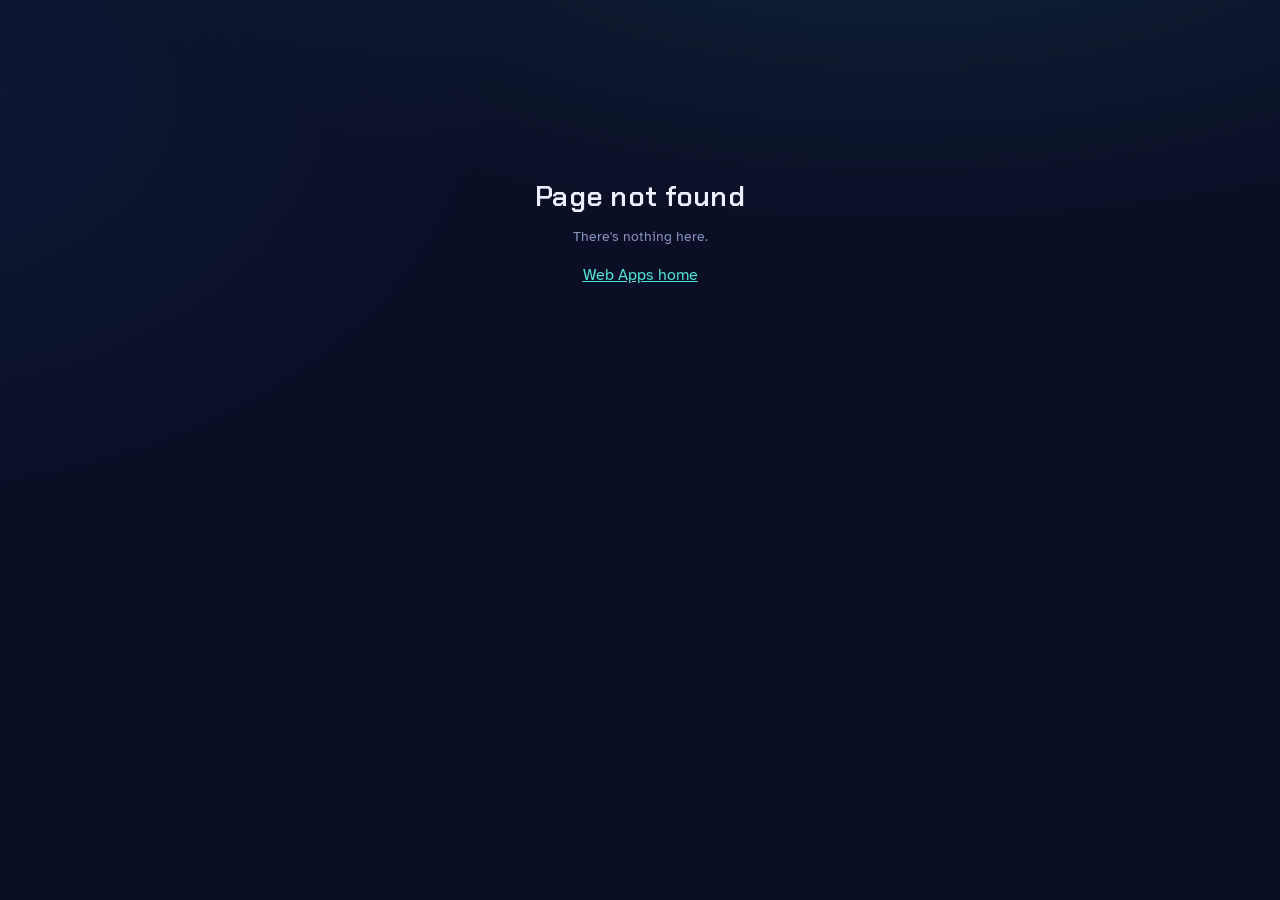
<file: insights/index.html>
<!doctype html>
<html lang="en">
<head>
<meta charset="utf-8">
<meta name="viewport" content="width=device-width, initial-scale=1, viewport-fit=cover">
<meta name="robots" content="noindex, nofollow">
<meta name="apple-mobile-web-app-capable" content="yes">
<meta name="apple-mobile-web-app-status-bar-style" content="black-translucent">
<meta name="theme-color" content="#0A0F26">
<meta name="apple-mobile-web-app-title" content="Insights">
<link rel="apple-touch-icon" href="icons/apple-touch-icon.png">
<link rel="icon" href="icons/icon.svg" type="image/svg+xml">
<link rel="manifest" href="manifest.webmanifest">
<title>Web Apps</title>
<link rel="preconnect" href="https://fonts.googleapis.com">
<link rel="preconnect" href="https://fonts.gstatic.com" crossorigin>
<link href="https://fonts.googleapis.com/css2?family=Atkinson+Hyperlegible:wght@400;700&family=Chakra+Petch:wght@500;600;700&display=swap" rel="stylesheet">
<style>
/* Night-sky control room. Chart colours are the validated dark steps (blue = signed-in people,
   magenta = visitors), checked against --panel; the map is a single series in signal teal. */
:root{
  color-scheme:dark;
  --void:#0A0F26; --panel:#121A3A; --panel-2:#1A2350; --line:#26315F; --line-2:#323E73;
  --ink:#EAF0FF; --ink-2:#AEB8DD; --muted:#8792BE;
  --signal:#4FE0D0; --beacon:#FFB547;
  --people:#3987e5; --visitors:#d55181; --bar:#3987e5;
  --up:#4FD18B; --down:#FF7A8A;
  --land:#1F2A57; --land-edge:#0E1533; --sea:#0F1636;
  --display:"Chakra Petch",system-ui,sans-serif;
  --text:"Atkinson Hyperlegible",system-ui,-apple-system,"Segoe UI",sans-serif;
}
*{box-sizing:border-box}
[hidden]{display:none!important}
html{background:var(--void)}
body{margin:0;color:var(--ink);font:16px/1.5 var(--text);-webkit-text-size-adjust:100%;min-height:100vh;
  background:radial-gradient(1200px 500px at 70% -120px,rgba(79,224,208,.09),transparent 70%),
             radial-gradient(900px 600px at -10% 10%,rgba(57,135,229,.08),transparent 70%),var(--void);
  padding:max(14px,env(safe-area-inset-top)) max(16px,env(safe-area-inset-right)) max(28px,env(safe-area-inset-bottom)) max(16px,env(safe-area-inset-left))}
main{max-width:1160px;margin:0 auto}
button,input,select{font:inherit;color:inherit}
input,select,textarea{font-size:16px}
:focus-visible{outline:2px solid var(--signal);outline-offset:2px;border-radius:6px}
a{color:var(--signal)}
h1,h2,h3{font-family:var(--display);font-weight:600;letter-spacing:.01em;margin:0}
h2{font-size:22px;line-height:1.2}
h3{font-size:16px;color:var(--ink-2);font-weight:600;margin-bottom:10px}

/* top bar */
.bar{display:flex;align-items:center;gap:14px;flex-wrap:wrap;margin-bottom:22px}
.mark{display:flex;align-items:center;gap:10px}
.mark svg{width:30px;height:30px;flex:none}
.mark h1{font-size:24px;font-weight:700}
.grow{flex:1}
.live{display:inline-flex;align-items:center;gap:8px;font-size:14px;color:var(--ink-2);padding:6px 12px;border:1px solid var(--line);border-radius:999px;background:rgba(18,26,58,.6)}
.live i{width:8px;height:8px;border-radius:50%;background:var(--beacon);box-shadow:0 0 0 0 rgba(255,181,71,.6);animation:ping 2.4s infinite}
.live.off i{background:var(--muted);animation:none}
@keyframes ping{0%{box-shadow:0 0 0 0 rgba(255,181,71,.55)}70%{box-shadow:0 0 0 9px rgba(255,181,71,0)}100%{box-shadow:0 0 0 0 rgba(255,181,71,0)}}
.btn{border:1px solid var(--line-2);background:var(--panel);border-radius:10px;padding:7px 14px;cursor:pointer;color:var(--ink)}
.btn:hover{border-color:var(--signal)}
.rf{display:inline-flex;align-items:center;gap:7px}.rf svg{width:16px;height:16px}
@media (max-width:480px){.rf span{display:none}.rf{padding:8px 9px}}
.seg{display:flex;gap:2px;padding:3px;border:1px solid var(--line);border-radius:12px;background:rgba(18,26,58,.7);overflow-x:auto;scrollbar-width:none}
.seg::-webkit-scrollbar{display:none}
.seg button{border:0;background:none;border-radius:9px;padding:6px 12px;cursor:pointer;color:var(--ink-2);white-space:nowrap;flex:1}
.seg button[aria-pressed="true"]{background:var(--panel-2);color:var(--ink);box-shadow:inset 0 0 0 1px var(--line-2),0 0 12px rgba(79,224,208,.12)}
.ranges{max-width:520px;width:100%}
@media (max-width:480px){.ranges button{padding:6px 2px;font-size:15px}.bar{gap:10px}.mark h1{font-size:22px}}

/* headline: the period in one sentence */
.headline{margin:4px 0 26px;max-width:900px}
.headline p{font-family:var(--display);font-weight:500;font-size:clamp(24px,4.2vw,40px);line-height:1.18;margin:0;color:var(--ink)}
.headline p b{font-weight:700;color:var(--ink)}
.headline .more{display:flex;flex-wrap:wrap;gap:6px 22px;margin-top:12px;font-size:15px;color:var(--ink-2)}
.headline .more span b{color:var(--ink);font-weight:700}
.chg{font-size:13px;margin-left:4px}
.chg.up{color:var(--up)} .chg.down{color:var(--down)}

/* panels: instrument frames with corner ticks */
.panel{position:relative;background:linear-gradient(180deg,rgba(26,35,80,.55),rgba(18,26,58,.92));border:1px solid var(--line);border-radius:8px;padding:18px;margin-bottom:18px;min-width:0}
.panel::before,.panel::after{content:"";position:absolute;width:14px;height:14px;border-color:var(--signal);opacity:.55;pointer-events:none}
.panel::before{top:-1px;left:-1px;border-top:2px solid;border-left:2px solid;border-top-left-radius:8px}
.panel::after{bottom:-1px;right:-1px;border-bottom:2px solid;border-right:2px solid;border-bottom-right-radius:8px}
.phead{display:flex;align-items:center;gap:12px;flex-wrap:wrap;margin-bottom:12px}
.phead .note{margin:0}
.duo{display:grid;grid-template-columns:1fr;gap:18px;margin-bottom:18px;align-items:start}
.duo > .panel{margin-bottom:0}
@media (min-width:900px){.duo{grid-template-columns:1fr 1fr}}
.note{color:var(--muted);font-size:14px;margin:8px 0 0}

/* chart */
.chartwrap{position:relative}
.chart svg{display:block;width:100%;height:var(--ch,230px)}
.legend{display:flex;gap:16px;font-size:14px;color:var(--ink-2);margin-bottom:6px;flex-wrap:wrap}
.legend i{display:inline-block;width:10px;height:10px;border-radius:3px;margin-right:7px;vertical-align:-1px}
.tip{position:absolute;pointer-events:none;background:#0C1230;border:1px solid var(--line-2);border-radius:8px;padding:8px 11px;font-size:14px;box-shadow:0 8px 28px rgba(0,0,0,.45);white-space:nowrap;z-index:5}
.tip b{display:block;margin-bottom:3px;font-family:var(--display)}
.tip .row{display:flex;gap:8px;align-items:center;color:var(--ink-2)}
.tip .row span:last-child{margin-left:auto;color:var(--ink);font-variant-numeric:tabular-nums;padding-left:14px}
.tip i{width:8px;height:8px;border-radius:2px;display:inline-block}
details summary{cursor:pointer;color:var(--muted);font-size:14px;margin-top:8px}

/* map */
.map{position:relative}
.map svg{display:block;width:100%;height:auto}
.map .dot{fill:var(--signal);fill-opacity:.85;stroke:var(--void);stroke-width:1.5;cursor:pointer;transition:fill-opacity .15s}
.map .dot:hover,.map .dot.on{fill-opacity:1;stroke:var(--ink)}
.map .halo{fill:var(--signal);opacity:.16;pointer-events:none}
.map .liveRing{fill:none;stroke:var(--beacon);stroke-width:2;pointer-events:none;transform-box:fill-box;transform-origin:center;animation:ring 2.4s infinite}
@keyframes ring{0%{transform:scale(.6);opacity:.9}100%{transform:scale(2.2);opacity:0}}
.map .lbl{font-family:var(--display);font-weight:600;fill:var(--ink);paint-order:stroke;stroke:var(--void);stroke-width:4px;pointer-events:none}
.places{display:flex;flex-wrap:wrap;gap:6px 18px;margin-top:10px;font-size:14px;color:var(--ink-2)}
.places b{color:var(--ink);font-variant-numeric:tabular-nums}
.away{font-size:14px;color:var(--ink-2);margin-top:6px}

/* bar lists */
.bars{display:flex;flex-direction:column;gap:8px}
.bars .r{display:grid;grid-template-columns:minmax(0,40%) 1fr auto;gap:12px;align-items:center;font-size:15px}
.bars .n{overflow:hidden;text-overflow:ellipsis;white-space:nowrap;color:var(--ink-2)}
.bars .t{height:8px;background:rgba(38,49,95,.7);border-radius:4px;overflow:hidden}
.bars .t span{display:block;height:100%;background:var(--bar);border-radius:0 4px 4px 0;min-width:2px}
.bars .v{font-variant-numeric:tabular-nums;text-align:right;min-width:3ch}
.empty{color:var(--muted);font-size:15px;padding:4px 0}

/* apps section */
.explore{display:grid;grid-template-columns:minmax(0,1fr);gap:16px}
@media (min-width:900px){.explore{grid-template-columns:300px minmax(0,1fr)}}
.pick{display:flex;flex-direction:column;gap:6px;max-height:none}
@media (max-width:899px){.pick{flex-direction:row;overflow-x:auto;padding-bottom:4px;scrollbar-width:thin}.pick button{min-width:190px}}
.pick button{display:flex;align-items:center;gap:10px;text-align:left;border:1px solid var(--line);background:rgba(10,15,38,.45);border-radius:8px;padding:9px 11px;cursor:pointer;color:var(--ink)}
.pick button:hover{border-color:var(--line-2)}
.pick button[aria-pressed="true"]{border-color:var(--signal);background:rgba(79,224,208,.07)}
.pick .nm{display:block;font-weight:700;overflow:hidden;text-overflow:ellipsis;white-space:nowrap}
.pick .sub{display:block;font-size:13px;color:var(--muted);overflow:hidden;text-overflow:ellipsis;white-space:nowrap}
.pick .tx{min-width:0;flex:1}
.pick .k{font-family:var(--display);font-weight:600;font-variant-numeric:tabular-nums;color:var(--ink-2);font-size:14px}
.pick .sep{font-size:13px;color:var(--muted);margin:10px 2px 2px}
@media (max-width:899px){.pick .sep{display:none}}
.ico{width:32px;height:32px;border-radius:8px;flex:none;display:grid;place-items:center;font:700 14px var(--display);color:#0A0F26;background:var(--c,#4FE0D0)}
.av{width:32px;height:32px;border-radius:50%;flex:none;display:grid;place-items:center;font:700 14px var(--display);color:#fff;background:var(--h,#555);overflow:hidden}
.av img{width:100%;height:100%;object-fit:cover}
.av.anon{background:transparent;border:1px dashed var(--line-2);color:var(--muted)}
.view{min-width:0}
.vhead{display:flex;align-items:center;gap:12px;margin-bottom:14px}
.vhead .ico,.vhead .av{width:44px;height:44px;font-size:18px;border-radius:10px}
.vhead .av{border-radius:50%}
.vhead .sub{color:var(--muted);font-size:14px}
.stats{display:grid;grid-template-columns:repeat(2,minmax(0,1fr));gap:10px;margin-bottom:18px}
@media (min-width:640px){.stats{grid-template-columns:repeat(4,minmax(0,1fr))}}
.stat{border-left:2px solid var(--line-2);padding:2px 0 2px 12px}
.stat .v{font:600 24px/1.2 var(--display);font-variant-numeric:tabular-nums}
.stat .l{font-size:13px;color:var(--muted)}
.cols{display:grid;grid-template-columns:1fr;gap:20px}
@media (min-width:640px){.cols{grid-template-columns:1fr 1fr}}
.block{margin-bottom:20px}
.block:last-child{margin-bottom:0}
.tbl{width:100%;border-collapse:collapse;font-size:15px}
.tbl th{text-align:left;font-weight:700;color:var(--muted);font-size:13px;padding:6px 8px;border-bottom:1px solid var(--line);white-space:nowrap}
.tbl td{padding:8px;border-bottom:1px solid rgba(38,49,95,.7);vertical-align:middle}
.tbl .num{text-align:right;font-variant-numeric:tabular-nums;white-space:nowrap}
.scroll{overflow-x:auto}
.pill{display:inline-block;font-size:13px;padding:2px 9px;border-radius:999px;border:1px solid var(--line-2);color:var(--ink-2);margin:2px 5px 2px 0}

/* tech grid */
.tech{display:grid;grid-template-columns:1fr;gap:22px}
@media (min-width:640px){.tech{grid-template-columns:1fr 1fr}}
@media (min-width:980px){.tech{grid-template-columns:1fr 1fr 1fr}}

/* activity feed */
.feed{list-style:none;margin:0;padding:0}
.feed li{display:grid;grid-template-columns:96px 1fr;gap:12px;padding:9px 0;border-bottom:1px solid rgba(38,49,95,.7);font-size:15px}
.feed li:last-child{border-bottom:0}
.feed .when{color:var(--muted);font-size:13px;font-variant-numeric:tabular-nums;padding-top:2px}
.feed .meta{color:var(--muted);font-size:13px}
.feed.plain li{grid-template-columns:1fr auto}

.gate{max-width:380px;margin:18vh auto 0;text-align:center}
.gate h1{font-size:28px}
.loading{color:var(--muted);padding:80px 0;text-align:center;font-family:var(--display)}
.foot{color:var(--muted);font-size:14px;margin-top:6px}
@media (prefers-reduced-motion:reduce){*,*::before,*::after{animation:none!important;transition:none!important}}
</style>
</head>
<body>
<main id="app"><div class="loading">Loading…</div></main>

<script src="../shared/config.js"></script>
<script src="../shared/vendor/supabase.js"></script>
<script src="../shared/account.js"></script>
<script src="map.js"></script>
<script>
/* Insights: analytics for every Web Apps app. Not linked from anywhere and not an app in the
   accounts system; to anyone but the site admin it's "Page not found", and the database only
   returns the numbers to the site admin (see the analytics SQL). */
(function(){
'use strict';
const $ = s => document.querySelector(s);
const esc = s => String(s == null ? '' : s).replace(/[&<>"']/g, c => ({'&':'&amp;','<':'&lt;','>':'&gt;','"':'&quot;',"'":'&#39;'}[c]));
const WA = window.WebApps;
const FIX = window.__STATS_FIXTURE || null;        // made-up data for previews; never set on the live site
const M = typeof MAP !== 'undefined' ? MAP : null;

/* ---------- names ---------- */
const APPS = {   // colours from each app's tile on the home page
  home:{name:'Web Apps home', c:'#9BA8D6', act:null},
  gameroom:{name:'GameRoom', c:'#FF5C62', act:'Games'},
  arcade:{name:'Pocket Arcade', c:'#9B8CFF', act:'Games'},
  'brick-builds':{name:'Brick Builds', c:'#E8B04B', act:null},
  remix:{name:'Remix', c:'#3FC4D8', act:null},
  gifbox:{name:'GIFbox', c:'#FF5FA2', act:null},
  watchmaker:{name:'Watchmakers Bench', c:'#C9A25E', act:'Jobs'},
  fireplace:{name:'Pixel Fireplace', c:'#F0A040', act:'Fires'},
  volleyball:{name:'Volleyball Notebook', c:'#FF7A1A', act:null},
  'f1-circuits':{name:'F1 Circuits', c:'#4ED08E', act:null}};
const appName = a => (APPS[a] && APPS[a].name) || titleize(a);
const GAME_NAMES = {'take-five':'Take Five', 'daily-quiz':'Daily quiz', chess:'Chess', 'connect-four':'Connect Four',
  'five-letters':'Five Letters', golf:'Golf', eights:'Crazy Eights', prism:'Prism', deal:'Deal', 'big-year':'Big Year',
  build:'Build a movement', service:'Service a watch', fire:'Fires'};
const gameName = g => GAME_NAMES[g] || titleize(g);
function titleize(s){ return String(s || '').replace(/[-_]+/g, ' ').replace(/\b\w/g, c => c.toUpperCase()); }
const plural = (n, one, many) => num(n) + ' ' + (Math.round(n) === 1 ? one : (many || one + 's'));

/* ---------- formatting ---------- */
const nf = new Intl.NumberFormat();
const num = n => nf.format(Math.round(n || 0));
function dur(s){ s = Math.round(s || 0); if(s < 60) return s + ' s'; const m = Math.round(s / 60); if(m < 60) return m + ' min';
  const h = Math.floor(m / 60), r = m % 60; return h + ' h' + (r ? ' ' + r + ' min' : ''); }
function durWords(s){ const h = (s || 0) / 3600; if(h >= 10) return plural(Math.round(h), 'hour'); if(h >= 1) return (Math.round(h * 10) / 10) + ' hours';
  const m = Math.round((s || 0) / 60); return plural(m, 'minute'); }
function ago(t){ if(!t) return 'never'; const d = (Date.now() - new Date(t)) / 1000;
  if(d < 60) return 'just now'; if(d < 3600) return Math.floor(d / 60) + ' min ago'; if(d < 86400) return Math.floor(d / 3600) + ' h ago';
  if(d < 86400 * 7) return Math.floor(d / 86400) + ' d ago';
  return new Date(t).toLocaleDateString(undefined, {month:'short', day:'numeric', year: new Date(t).getFullYear() === new Date().getFullYear() ? undefined : 'numeric'}); }
function clock(t){ const d = new Date(t), same = d.toDateString() === new Date().toDateString();
  const tm = d.toLocaleTimeString(undefined, {hour:'numeric', minute:'2-digit'});
  return same ? tm : d.toLocaleDateString(undefined, {month:'short', day:'numeric'}) + ', ' + tm; }
const dayKey = d => { const x = new Date(d); return x.getFullYear() + '-' + String(x.getMonth() + 1).padStart(2, '0') + '-' + String(x.getDate()).padStart(2, '0'); };

/* Where someone is, from the time zone their browser reports (no IP address is stored). */
const TZ_US = [[/^America\/(New_York|Detroit|Indiana\/(Indianapolis|Vincennes|Winamac|Marengo|Petersburg|Vevay)|Kentucky|Toronto|Nassau|Montreal|Iqaluit|Nipigon|Thunder_Bay|Indianapolis|Louisville)/, 'US Eastern'],
  [/^America\/(Chicago|Winnipeg|Menominee|North_Dakota|Rainy_River|Resolute|Rankin_Inlet|Matamoros|Indiana\/(Knox|Tell_City))/, 'US Central'],
  [/^America\/(Denver|Phoenix|Boise|Edmonton|Yellowknife|Cambridge_Bay|Inuvik|Ojinaga|Creston|Dawson_Creek|Fort_Nelson)/, 'US Mountain'],
  [/^America\/(Los_Angeles|Vancouver|Tijuana|Whitehorse|Dawson$)/, 'US Pacific'],
  [/^America\/(Anchorage|Juneau|Sitka|Nome|Yakutat|Metlakatla)/, 'Alaska'], [/^Pacific\/Honolulu/, 'Hawaii'],
  [/^America\/(Halifax|Glace_Bay|Moncton|Goose_Bay|Puerto_Rico)/, 'Atlantic time'], [/^America\/St_Johns/, 'Newfoundland']];
function place(tz){ if(!tz) return 'Unknown'; for(const [re, name] of TZ_US) if(re.test(tz)) return name;
  if(/^(Etc\/)?UTC$|^Etc\/GMT$/.test(tz)) return 'Not shared';
  const p = tz.split('/'); return (p[p.length - 1] || tz).replace(/_/g, ' '); }
const isUS = tz => !!(M && M.tz[tz] && M.tz[tz][0] === 'US');

/* ---------- data ---------- */
const RANGES = [['today','Today'],['7d','7 days'],['30d','30 days'],['90d','90 days'],['all','All time']];
const RANGE_WORDS = {today:'Today', '7d':'This week', '30d':'Last 30 days', '90d':'Last 90 days', all:'So far'};
const ls = {get(k, d){ try{ return localStorage.getItem(k) || d; }catch(_){ return d; } }, set(k, v){ try{ localStorage.setItem(k, v); }catch(_){} }};
let RANGE = ls.get('insights.range', '7d'), BY = ls.get('insights.by', 'app'), SEL_APP = null, SEL_WHO = null, MAPV = ls.get('insights.map', '');
let D = null;

function rangeStart(r){ const d = new Date(); d.setHours(0,0,0,0);
  if(r === 'today') return d; if(r === 'all') return new Date('2020-01-01T00:00:00Z');
  d.setDate(d.getDate() - (parseInt(r) - 1)); return d; }
async function fetchEvents(fromISO){
  if(FIX) return FIX.events.filter(e => e.at >= fromISO);
  const out = [];
  for(let off = 0; ; off += 1000){
    const {data, error} = await WA.client.from('analytics_events')
      .select('at,vid,sid,user_id,app,kind,name,secs,ref,device,browser,os,tz,lang,standalone')
      .gte('at', fromISO).order('at', {ascending:true}).range(off, off + 999);
    if(error) throw error;
    out.push(...data);
    if(data.length < 1000 || out.length >= 200000) break;
  }
  return out;
}
async function rpc(name){ if(FIX) return FIX[name]; const {data, error} = await WA.client.rpc(name); if(error) throw error; return data; }

async function load(){
  const from = rangeStart(RANGE), span = Date.now() - from.getTime();
  const prevFrom = RANGE === 'all' ? null : new Date(from.getTime() - span);
  const liveFrom = new Date(Date.now() - 10 * 60 * 1000);
  const start = new Date(Math.min((prevFrom || from).getTime(), liveFrom.getTime()));
  const [ev, people, games] = await Promise.all([fetchEvents(start.toISOString()), rpc('analytics_people'), rpc('analytics_games')]);
  D = {all: ev, ev: ev.filter(e => new Date(e.at) >= from), prev: prevFrom ? ev.filter(e => new Date(e.at) >= prevFrom && new Date(e.at) < from) : null,
       live: ev.filter(e => new Date(e.at) >= liveFrom), people: (people || []).filter(p => !p.admin), games: games || {}, from, loadedAt: new Date()};
  D.byId = Object.fromEntries((people || []).map(p => [p.id, p]));
  D.vidUser = {}; for(const e of D.all) if(e.user_id) D.vidUser[e.vid] = e.user_id;   // a browser that signed in is that person
  // number the anonymous browsers in the order they first showed up, so they can be told apart
  D.vidNo = {}; let n = 0; for(const e of D.all) if(!D.vidUser[e.vid] && !(e.vid in D.vidNo)) D.vidNo[e.vid] = ++n;
}
const keyOf = e => e.user_id || D.vidUser[e.vid] || ('v:' + e.vid);
const isPersonKey = k => !String(k).startsWith('v:');
function whoName(k){ if(isPersonKey(k)){ const p = D.byId[k]; return p ? (p.name || p.username) : 'Someone'; } return 'Visitor ' + (D.vidNo[k.slice(2)] || ''); }

function summarize(ev){
  const s = {views:0, time:0, plays:0, signins:0, people:new Set(), visitors:new Set()};
  for(const e of ev){
    const k = keyOf(e); (isPersonKey(k) ? s.people : s.visitors).add(k);
    if(e.kind === 'view') s.views++; else if(e.kind === 'time') s.time += e.secs || 0;
    else if(e.kind === 'game_start') s.plays++; else if(e.kind === 'signin') s.signins++;
  }
  return s;
}

/* ---------- helpers ---------- */
function av(k){
  if(!isPersonKey(k)) return `<span class="av anon" aria-hidden="true">${esc(String(D.vidNo[k.slice(2)] || '?'))}</span>`;
  const p = D.byId[k] || {}; if(p.avatar) return `<span class="av"><img src="${esc(p.avatar)}" alt=""></span>`;
  const n = p.name || p.username || '?'; return `<span class="av" style="--h:${WA && WA.colorFor ? WA.colorFor(n) : '#3987e5'}">${esc(([...n.trim()][0] || '?').toUpperCase())}</span>`; }
const ico = a => `<span class="ico" style="--c:${(APPS[a] || {}).c || '#4FE0D0'}" aria-hidden="true">${esc(appName(a)[0])}</span>`;
function barList(rows, fmt = num, empty = 'Nothing yet.'){
  rows = rows.filter(r => r[1] > 0);
  if(!rows.length) return `<div class="empty">${esc(empty)}</div>`;
  const max = Math.max(...rows.map(r => r[1]));
  return '<div class="bars">' + rows.map(([n, v]) => `<div class="r"><span class="n" title="${esc(n)}">${esc(n)}</span><span class="t"><span style="width:${(v / max * 100).toFixed(1)}%"></span></span><span class="v">${esc(fmt(v))}</span></div>`).join('') + '</div>';
}
function countBy(list, key){ const m = new Map(); for(const x of list){ const k = key(x); if(k == null) continue; m.set(k, (m.get(k) || 0) + 1); } return [...m].sort((a, b) => b[1] - a[1]); }
function sumBy(list, key, val){ const m = new Map(); for(const x of list){ const k = key(x); if(k == null) continue; m.set(k, (m.get(k) || 0) + val(x)); } return [...m].sort((a, b) => b[1] - a[1]); }
function chg(now, before){
  if(before == null) return '';
  if(!before) return now ? '<span class="chg up">new</span>' : '';
  const p = Math.round((now - before) / before * 100); if(!p) return '<span class="chg">same</span>';
  return `<span class="chg ${p > 0 ? 'up' : 'down'}" title="${p > 0 ? 'up' : 'down'} ${Math.abs(p)}% on the period before">${p > 0 ? '▲' : '▼'} ${Math.abs(p)}%</span>`;
}
function describe(e){
  const app = esc(appName(e.app));
  switch(e.kind){
    case 'view': return `opened ${app}`;
    case 'time': return `spent ${dur(e.secs)} in ${app}`;
    case 'signin': return `signed in on ${app}`;
    case 'signout': return `signed out on ${app}`;
    case 'screen': return e.app === 'fireplace' ? fireText(e.name, app) : `went to ${esc(titleize(e.name))} in ${app}`;
    case 'game_start': return e.app === 'fireplace' && e.name === 'fire' ? `lit a fire in ${app}` : `started ${esc(gameName(e.name))} in ${app}`;
    case 'game_end': return e.app === 'fireplace' && e.name === 'fire' ? `kept a fire going for ${dur(e.secs)}` : `played ${esc(gameName(e.name))} for ${dur(e.secs)}`;
    default: return esc(e.kind);
  }
}
// Pixel Fireplace reports marshmallows, themes and water as screens
const MALLOW = {raw:'Still raw', light:'Lightly toasted', golden:'Golden brown', crispy:'A little crispy', burnt:'Burnt', flaming:'Eaten on fire', 'burned-up':'Burned up'};
function fireText(n, app){
  n = String(n || '');
  if(n.startsWith('marshmallow:')){ const k = n.slice(12); return k === 'burned-up' ? `burned up a marshmallow in ${app}` : `ate a marshmallow (${esc((MALLOW[k] || titleize(k)).toLowerCase())}) in ${app}`; }
  if(n.startsWith('theme:')) return `picked the ${esc(titleize(n.slice(6)))} fireplace`;
  if(n === 'water') return `put out a fire in ${app}`;
  return `went to ${esc(titleize(n))} in ${app}`;
}
const metaOf = e => [titleize(e.device), e.browser, place(e.tz)].filter(Boolean).join(', ');

/* ---------- chart: people and visitors per day (or hour today) ---------- */
function chartData(){
  const hourly = RANGE === 'today', buckets = [], now = new Date();
  if(hourly){ for(let h = 0; h <= now.getHours(); h++){ const d = new Date(D.from); d.setHours(h); buckets.push({k:h, d, label:d.toLocaleTimeString(undefined, {hour:'numeric'})}); } }
  else { let start = new Date(D.from);
    if(RANGE === 'all'){ start = D.ev[0] ? new Date(D.ev[0].at) : new Date(); start.setHours(0,0,0,0); }
    for(let d = new Date(start); d <= now; d.setDate(d.getDate() + 1)) buckets.push({k:dayKey(d), d:new Date(d), label:d.toLocaleDateString(undefined, {month:'short', day:'numeric'})}); }
  const idx = new Map(buckets.map((b, i) => [b.k, i])), ppl = buckets.map(() => new Set()), anon = buckets.map(() => new Set());
  for(const e of D.ev){ const d = new Date(e.at), i = idx.get(hourly ? d.getHours() : dayKey(d)); if(i == null) continue;
    const k = keyOf(e); (isPersonKey(k) ? ppl : anon)[i].add(k); }
  return buckets.map((b, i) => ({...b, people:ppl[i].size, visitors:anon[i].size}));
}
function bar(x, yBase, w, h, r, fill){ if(h <= 0) return ''; r = Math.min(r, h, w / 2); const yt = yBase - h;
  return `<path d="M${x} ${yBase}V${yt + r}Q${x} ${yt} ${x + r} ${yt}H${x + w - r}Q${x + w} ${yt} ${x + w} ${yt + r}V${yBase}Z" fill="${fill}"/>`; }
function drawChart(){
  const host = $('#chart'); if(!host) return;
  const data = chartData(), W = Math.max(280, host.clientWidth), H = innerWidth >= 900 ? 330 : 230, L = 30, R = 4, T = 10, B = 26;
  host.style.setProperty('--ch', H + 'px');
  const max = Math.max(1, ...data.map(d => d.people + d.visitors));
  const step = max <= 5 ? 1 : max <= 10 ? 2 : max <= 25 ? 5 : max <= 50 ? 10 : Math.ceil(max / 50) * 10;
  const top = Math.ceil(max / step) * step, y = v => T + (H - T - B) * (1 - v / top);
  const bw = (W - L - R) / data.length, gap = Math.min(6, bw * .3), w = Math.max(1, bw - gap);
  let g = '';
  for(let v = 0; v <= top; v += step) g += `<line x1="${L}" x2="${W - R}" y1="${y(v)}" y2="${y(v)}" stroke="${v ? 'var(--line)' : 'var(--line-2)'}" stroke-width="1"/><text x="${L - 7}" y="${y(v) + 4}" text-anchor="end" font-size="11" fill="var(--muted)">${v}</text>`;
  const every = Math.ceil(data.length / Math.max(2, Math.floor((W - L) / 64)));
  data.forEach((d, i) => {
    const x = L + i * bw + gap / 2, r = Math.min(4, w / 2);
    if(d.people) g += bar(x, y(0), w, y(0) - y(d.people), d.visitors ? 0 : r, 'var(--people)');
    if(d.visitors){ const y0 = d.people ? y(d.people) - 2 : y(0); g += bar(x, y0, w, Math.max(1, y0 - y(d.people + d.visitors)), r, 'var(--visitors)'); }
    if(i % every === 0) g += `<text x="${x + w / 2}" y="${H - 8}" text-anchor="middle" font-size="11" fill="var(--muted)">${esc(d.label)}</text>`;
    g += `<rect class="hit" data-i="${i}" x="${L + i * bw}" y="${T}" width="${bw}" height="${H - T - B}" fill="transparent"/>`;
  });
  host.innerHTML = `<svg viewBox="0 0 ${W} ${H}" role="img" aria-label="Signed-in people and visitors per ${RANGE === 'today' ? 'hour' : 'day'}">${g}</svg>`;
  const tip = $('#tip');
  const hideTip = () => { tip.hidden = true; host.querySelectorAll('.hit').forEach(h => h.setAttribute('fill', 'transparent')); };
  host.querySelectorAll('.hit').forEach(el => {
    const showTip = () => { hideTip(); const d = data[+el.dataset.i];
      tip.innerHTML = `<b>${esc(RANGE === 'today' ? d.label : d.d.toLocaleDateString(undefined, {weekday:'short', month:'short', day:'numeric'}))}</b>
        <div class="row"><i style="background:var(--people)"></i><span>Signed-in people</span><span>${d.people}</span></div>
        <div class="row"><i style="background:var(--visitors)"></i><span>Visitors</span><span>${d.visitors}</span></div>`;
      tip.hidden = false; el.setAttribute('fill', 'rgba(234,240,255,.06)');
      const bb = el.getBBox(), sc = host.clientWidth / W;
      tip.style.left = Math.max(0, Math.min(host.clientWidth - tip.offsetWidth, (bb.x + bb.width / 2) * sc - tip.offsetWidth / 2)) + 'px'; tip.style.top = '-8px'; };
    el.addEventListener('pointerenter', e => { if(e.pointerType === 'mouse') showTip(); });
    el.addEventListener('pointerleave', e => { if(e.pointerType === 'mouse') hideTip(); });
    el.addEventListener('pointerdown', showTip);
  });
}

/* ---------- map: where people are, by time zone ---------- */
function mapGroups(){
  const firstByKey = new Map(); for(const e of D.ev) if(!firstByKey.has(keyOf(e))) firstByKey.set(keyOf(e), e);
  const liveKeys = new Set(D.live.map(keyOf));
  const groups = new Map();
  for(const [k, e] of firstByKey){ const label = place(e.tz); let g = groups.get(label);
    if(!g) groups.set(label, g = {label, people:0, visitors:0, tzs:new Map(), live:0, us:isUS(e.tz)});
    if(isPersonKey(k)) g.people++; else g.visitors++; if(liveKeys.has(k)) g.live++;
    g.tzs.set(e.tz, (g.tzs.get(e.tz) || 0) + 1); }
  for(const g of groups.values()){ const tz = [...g.tzs].sort((a, b) => b[1] - a[1])[0][0]; g.pos = M && M.tz[tz]; g.n = g.people + g.visitors; }
  return [...groups.values()].sort((a, b) => b.n - a.n);
}
function drawMap(){
  const host = $('#map'); if(!host || !M) return;
  const groups = mapGroups(), us = groups.filter(g => g.us).reduce((a, g) => a + g.n, 0), all = groups.reduce((a, g) => a + g.n, 0);
  const view = MAPV || (us >= all / 2 ? 'us' : 'world');
  document.querySelectorAll('[data-mv]').forEach(b => b.setAttribute('aria-pressed', String(b.dataset.mv === view)));
  const V = view === 'us' ? M.us : M.world;
  const shown = groups.filter(g => g.pos && (view === 'world' ? true : g.pos.length > 3));
  const max = Math.max(1, ...shown.map(g => g.n));
  const xy = g => view === 'us' ? [g.pos[3], g.pos[4]] : [g.pos[1], g.pos[2]];
  const scale = view === 'us' ? 1.6 : 1;
  let s = view === 'us'
    ? `<path d="${M.us.nation}" fill="var(--land)"/><path d="${M.us.states}" fill="none" stroke="var(--land-edge)" stroke-width="1.2"/>`
    : `<path d="${M.world.sphere}" fill="var(--sea)" stroke="var(--line)" stroke-width="1"/><path d="${M.world.grat}" fill="none" stroke="var(--line)" stroke-width=".5" opacity=".7"/><path d="${M.world.land}" fill="var(--land)"/><path d="${M.world.borders}" fill="none" stroke="var(--land-edge)" stroke-width=".6"/>`;
  shown.slice().reverse().forEach((g, i) => { const [x, y] = xy(g), r = (5 + 15 * Math.sqrt(g.n / max)) * scale;
    s += `<circle class="halo" cx="${x}" cy="${y}" r="${r * 1.9}"/>`;
    if(g.live) s += `<circle class="liveRing" cx="${x}" cy="${y}" r="${r}"/>`;
    s += `<circle class="dot" data-g="${esc(g.label)}" cx="${x}" cy="${y}" r="${r}"><title>${esc(g.label)}: ${g.n}</title></circle>`; });
  // label the three biggest; each label tries right, left, above, then below its dot, avoiding dots and other labels
  const fs = V.w / 38, boxes = shown.map(g => { const [x, y] = xy(g), r = (5 + 15 * Math.sqrt(g.n / max)) * scale; return [x - r, y - r, x + r, y + r]; });
  const hits = (A, B) => A[0] < B[2] && A[2] > B[0] && A[1] < B[3] && A[3] > B[1];
  shown.slice(0, 3).forEach(g => { const [x, y] = xy(g), r = (5 + 15 * Math.sqrt(g.n / max)) * scale, tw = g.label.length * fs * .58, pad = 6;
    const opts = [[x + r + pad, y + fs * .35, 'start', [x + r + pad, y - fs * .6, x + r + pad + tw, y + fs * .5]],
                  [x - r - pad, y + fs * .35, 'end', [x - r - pad - tw, y - fs * .6, x - r - pad, y + fs * .5]],
                  [x, y - r - pad, 'middle', [x - tw / 2, y - r - pad - fs, x + tw / 2, y - r - pad]],
                  [x, y + r + pad + fs * .8, 'middle', [x - tw / 2, y + r + pad, x + tw / 2, y + r + pad + fs]]];
    const fits = o => o[3][0] >= 0 && o[3][2] <= V.w && o[3][1] >= 0 && o[3][3] <= V.h;
    const own = boxes[shown.indexOf(g)];
    const o = opts.find(o => fits(o) && !boxes.some(B => B !== own && hits(o[3], B))) || opts.find(fits) || opts[0];
    boxes.push(o[3]);
    s += `<text class="lbl" x="${o[0]}" y="${o[1]}" text-anchor="${o[2]}" style="font-size:${fs.toFixed(1)}px">${esc(g.label)}</text>`; });
  host.innerHTML = `<svg viewBox="0 0 ${V.w} ${V.h}" role="img" aria-label="Map of where people and visitors are">${s}</svg><div id="mtip" class="tip" hidden></div>`;
  const missing = groups.filter(g => !shown.includes(g));
  $('#places').innerHTML = groups.slice(0, 8).map(g => `<span>${esc(g.label)} <b>${g.n}</b></span>`).join('') || '<span class="empty">No visits in this period.</span>';
  $('#away').textContent = missing.length && view === 'us' ? 'Also outside the US map: ' + missing.map(g => g.label + ' (' + g.n + ')').join(', ') + '.' : '';
  const tip = $('#mtip');
  host.querySelectorAll('.dot').forEach(el => {
    const g = groups.find(x => x.label === el.dataset.g);
    const show = () => { host.querySelectorAll('.dot').forEach(d => d.classList.remove('on')); el.classList.add('on');
      tip.innerHTML = `<b>${esc(g.label)}</b><div class="row"><i style="background:var(--people)"></i><span>Signed-in people</span><span>${g.people}</span></div><div class="row"><i style="background:var(--visitors)"></i><span>Visitors</span><span>${g.visitors}</span></div>${g.live ? `<div class="row"><i style="background:var(--beacon)"></i><span>Here now</span><span>${g.live}</span></div>` : ''}`;
      tip.hidden = false; const b = el.getBoundingClientRect(), h = host.getBoundingClientRect();
      tip.style.left = Math.max(0, Math.min(h.width - tip.offsetWidth, b.left - h.left + b.width / 2 - tip.offsetWidth / 2)) + 'px';
      tip.style.top = Math.max(0, b.top - h.top - tip.offsetHeight - 8) + 'px'; };
    el.addEventListener('pointerenter', e => { if(e.pointerType === 'mouse') show(); });
    el.addEventListener('pointerleave', e => { if(e.pointerType === 'mouse'){ tip.hidden = true; el.classList.remove('on'); } });
    el.addEventListener('pointerdown', show);
  });
}

/* ---------- page ---------- */
function gate(html){ $('#app').innerHTML = `<div class="gate">${html}</div>`; }
function notHere(){ document.title = 'Web Apps'; gate(`<h1>Page not found</h1><p class="note">There's nothing here.</p><p><a href="../">Web Apps home</a></p>`); }
const LOGO = `<svg viewBox="0 0 32 32" aria-hidden="true"><circle cx="16" cy="16" r="13" fill="none" stroke="var(--line-2)" stroke-width="1.5"/><circle cx="16" cy="16" r="7.5" fill="none" stroke="var(--signal)" stroke-width="1.5" stroke-dasharray="3 3"/><circle cx="16" cy="16" r="2.6" fill="var(--signal)"/><circle cx="26.5" cy="9.5" r="2.2" fill="var(--beacon)"/></svg>`;

function render(){
  const s = summarize(D.ev), p = D.prev ? summarize(D.prev) : null;
  const liveKeys = [...new Set(D.live.map(keyOf))];
  const liveNames = liveKeys.filter(isPersonKey).map(whoName), liveAnon = liveKeys.filter(k => !isPersonKey(k)).length;
  const liveTxt = liveKeys.length ? [...liveNames, liveAnon ? plural(liveAnon, 'visitor') : null].filter(Boolean).join(', ') + ' online now' : 'No one online';
  const people = s.people.size, visitors = s.visitors.size;
  const sentence = people + visitors
    ? `${RANGE_WORDS[RANGE]}: <b>${plural(people, 'person', 'people')}</b> and <b>${plural(visitors, 'visitor')}</b> spent <b>${durWords(s.time)}</b> across the apps.`
    : `${RANGE_WORDS[RANGE]}: no one has visited yet.`;

  $('#app').innerHTML = `
  <div class="bar"><div class="mark">${LOGO}<h1>Insights</h1></div>
    <span class="live ${liveKeys.length ? '' : 'off'}" title="Active in the last 10 minutes"><i></i>${esc(liveTxt)}</span>
    <span class="grow"></span><button class="btn rf" id="refresh" aria-label="Refresh"><svg viewBox="0 0 20 20" aria-hidden="true"><path d="M16 10a6 6 0 1 1-1.8-4.3M16 3.5v3.3h-3.3" fill="none" stroke="currentColor" stroke-width="1.8" stroke-linecap="round" stroke-linejoin="round"/></svg><span>Refresh</span></button></div>
  <div class="seg ranges" role="group" aria-label="Time range" style="margin-bottom:22px">${RANGES.map(([k, l]) => `<button data-r="${k}" aria-pressed="${k === RANGE}">${l}</button>`).join('')}</div>
  <section class="headline"><p>${sentence}</p>
    <div class="more"><span><b>${num(s.views)}</b> page views${p ? chg(s.views, p.views) : ''}</span><span><b>${num(s.plays)}</b> games and jobs started${p ? chg(s.plays, p.plays) : ''}</span>
      <span><b>${num(s.signins)}</b> sign-ins${p ? chg(s.signins, p.signins) : ''}</span>${p ? `<span>People${chg(people, p.people.size)}</span><span>Visitors${chg(visitors, p.visitors.size)}</span>` : ''}</div></section>
  <div class="duo">
    <section class="panel"><div class="phead"><h2>${RANGE === 'today' ? 'Hour by hour' : 'Day by day'}</h2></div>
      <div class="legend"><span><i style="background:var(--people)"></i>Signed-in people</span><span><i style="background:var(--visitors)"></i>Visitors</span></div>
      <div class="chartwrap"><div id="chart" class="chart"></div><div id="tip" class="tip" hidden></div></div>
      <details><summary>Show as a table</summary><div class="scroll"><table class="tbl" id="chartTbl"></table></div></details></section>
    <section class="panel"><div class="phead"><h2>Where they are</h2><span class="grow"></span>
      <div class="seg" role="group" aria-label="Map"><button data-mv="us">US</button><button data-mv="world">World</button></div></div>
      <div id="map" class="map"></div><div id="places" class="places"></div><div id="away" class="away"></div>
      <p class="note">Placed by each browser's time zone, so a dot marks a region, not a town. No IP addresses are kept.</p></section>
  </div>
  <section class="panel"><div class="phead"><h2>Apps</h2><span class="grow"></span>
      <div class="seg" role="group" aria-label="View"><button data-by="app" aria-pressed="${BY === 'app'}">By app</button><button data-by="who" aria-pressed="${BY === 'who'}">By person</button></div></div>
    <div class="explore"><div class="pick" id="pick"></div><div class="view" id="view"></div></div></section>
  <section class="panel"><div class="phead"><h2>Devices and sources</h2></div><div class="tech">${techBlocks()}</div>
    <p class="note">Each browser is counted once, signed in or not.</p></section>
  <section class="panel"><div class="phead"><h2>Recent activity</h2></div>${feed(D.ev.slice().reverse(), 60)}</section>
  <p class="foot">Only you can see this page and its numbers. Your own visits and play aren't counted. Updated ${esc(D.loadedAt.toLocaleTimeString(undefined, {hour:'numeric', minute:'2-digit'}))}.</p>`;

  drawChart(); drawMap(); renderExplore();
  const cd = chartData();
  $('#chartTbl').innerHTML = `<tr><th>${RANGE === 'today' ? 'Hour' : 'Day'}</th><th class="num">Signed-in people</th><th class="num">Visitors</th></tr>` +
    cd.slice().reverse().map(d => `<tr><td>${esc(d.label)}</td><td class="num">${d.people}</td><td class="num">${d.visitors}</td></tr>`).join('');
  document.querySelectorAll('[data-r]').forEach(b => b.addEventListener('click', () => { RANGE = b.dataset.r; ls.set('insights.range', RANGE); refresh(); }));
  document.querySelectorAll('[data-mv]').forEach(b => b.addEventListener('click', () => { MAPV = b.dataset.mv; ls.set('insights.map', MAPV); drawMap(); }));
  document.querySelectorAll('[data-by]').forEach(b => b.addEventListener('click', () => { BY = b.dataset.by; ls.set('insights.by', BY);
    document.querySelectorAll('[data-by]').forEach(x => x.setAttribute('aria-pressed', String(x === b))); renderExplore(); }));
  $('#refresh').addEventListener('click', refresh);
}

/* ---------- Apps: by app or by person ---------- */
function appRows(){
  const m = new Map(Object.keys(APPS).map(k => [k, {k, views:0, time:0, plays:0, who:new Set()}]));
  for(const e of D.ev){ let a = m.get(e.app); if(!a) m.set(e.app, a = {k:e.app, views:0, time:0, plays:0, who:new Set()});
    if(e.kind === 'view') a.views++; if(e.kind === 'time') a.time += e.secs || 0; if(e.kind === 'game_start') a.plays++; a.who.add(keyOf(e)); }
  return [...m.values()].filter(a => a.k !== 'insights').sort((a, b) => b.time - a.time || b.views - a.views);
}
function whoRows(){
  const m = new Map(D.people.map(p => [p.id, {k:p.id, time:0, views:0, plays:0, last:p.last_sign_in || null}]));
  for(const e of D.ev){ const k = keyOf(e); let r = m.get(k); if(!r) m.set(k, r = {k, time:0, views:0, plays:0, last:null});
    if(e.kind === 'time') r.time += e.secs || 0; if(e.kind === 'view') r.views++; if(e.kind === 'game_start') r.plays++;
    if(!r.last || e.at > r.last) r.last = e.at; }
  for(const e of D.all){ const r = m.get(keyOf(e)); if(r && (!r.last || e.at > r.last)) r.last = e.at; }
  const rows = [...m.values()];
  const ppl = rows.filter(r => isPersonKey(r.k)).sort((a, b) => String(b.last || '').localeCompare(String(a.last || '')));
  const anon = rows.filter(r => !isPersonKey(r.k) && (r.time || r.views)).sort((a, b) => b.time - a.time || b.views - a.views);
  return {ppl, anon};
}
function renderExplore(){
  const pick = $('#pick'); if(!pick) return;
  if(BY === 'app'){
    const rows = appRows(); if(!SEL_APP || !rows.some(r => r.k === SEL_APP)) SEL_APP = rows[0] && rows[0].k;
    pick.innerHTML = rows.map(r => `<button data-a="${esc(r.k)}" aria-pressed="${r.k === SEL_APP}">${ico(r.k)}<span class="tx"><span class="nm">${esc(appName(r.k))}</span><span class="sub">${r.views ? plural(r.views, 'view') + ', ' + dur(r.time) : 'No visits this period'}</span></span></button>`).join('');
    pick.querySelectorAll('[data-a]').forEach(b => b.addEventListener('click', () => { SEL_APP = b.dataset.a; renderExplore(); }));
    $('#view').innerHTML = appView(SEL_APP, rows.find(r => r.k === SEL_APP));
  } else {
    const {ppl, anon} = whoRows();
    const all = [...ppl, ...anon]; if(!SEL_WHO || !all.some(r => r.k === SEL_WHO)) SEL_WHO = all[0] && all[0].k;
    const btn = r => `<button data-w="${esc(r.k)}" aria-pressed="${r.k === SEL_WHO}">${av(r.k)}<span class="tx"><span class="nm">${esc(whoName(r.k))}</span><span class="sub">${isPersonKey(r.k) ? 'Last active ' + esc(ago(r.last)) : esc(anonSub(r.k))}</span></span><span class="k">${r.time ? dur(r.time) : ''}</span></button>`;
    pick.innerHTML = ppl.map(btn).join('') + (anon.length ? `<div class="sep">Visitors not signed in</div>` + anon.slice(0, 30).map(btn).join('') : '');
    pick.querySelectorAll('[data-w]').forEach(b => b.addEventListener('click', () => { SEL_WHO = b.dataset.w; renderExplore(); }));
    $('#view').innerHTML = all.length ? whoView(SEL_WHO, all.find(r => r.k === SEL_WHO)) : '<div class="empty">No one yet.</div>';
  }
}
function anonSub(k){ const e = D.all.find(x => keyOf(x) === k); return e ? [titleize(e.device), e.browser, place(e.tz)].filter(Boolean).join(', ') : ''; }
const stat = (v, l) => `<div class="stat"><div class="v">${v}</div><div class="l">${esc(l)}</div></div>`;

function appView(k, r){
  if(!k) return '<div class="empty">No apps yet.</div>';
  r = r || {views:0, time:0, plays:0, who:new Set()};
  const ev = D.ev.filter(e => e.app === k), act = (APPS[k] || {}).act;
  const people = [...r.who].filter(isPersonKey).length, visitors = r.who.size - people;
  let h = `<div class="vhead">${ico(k)}<div><h2>${esc(appName(k))}</h2><div class="sub">${plural(people, 'person', 'people')} and ${plural(visitors, 'visitor')} this period</div></div></div>
    <div class="stats">${stat(num(r.views), 'Page views')}${stat(num(r.who.size), 'People and visitors')}${stat(dur(r.time), 'Time spent')}${act ? stat(num(r.plays), act + ' started') : stat(r.views ? dur(r.time / Math.max(1, r.views)) : '–', 'Average visit')}</div>`;
  const timeBy = sumBy(ev.filter(e => e.kind === 'time'), e => whoName(keyOf(e)), e => e.secs || 0);
  if(act){
    h += `<div class="cols block"><div><h3>${act} started</h3>${barList(countBy(ev.filter(e => e.kind === 'game_start'), e => gameName(e.name)), num, 'None this period.')}</div>
      <div><h3>Time on each</h3>${barList(sumBy(ev.filter(e => e.kind === 'game_end'), e => gameName(e.name), e => e.secs || 0), dur, 'No time recorded this period.')}</div></div>`;
  }
  h += `<div class="cols block"><div><h3>Time by person</h3>${barList(timeBy, dur, 'No time recorded this period.')}</div>
    <div><h3>${act ? act + ' by person' : 'Visits by person'}</h3>${barList(act ? countBy(ev.filter(e => e.kind === 'game_start'), e => whoName(keyOf(e))) : countBy(ev.filter(e => e.kind === 'view'), e => whoName(keyOf(e))), num, 'No one this period.')}</div></div>`;
  h += appSaved(k);
  h += `<div class="block"><h3>Recent activity</h3>${feed(ev.slice().reverse(), 12)}</div>`;
  return h;
}
function appSaved(k){
  const G = D.games;
  if(k === 'gameroom'){
    const all = G.gameroom_matches || [], inRange = all.filter(m => new Date(m.at) >= D.from);
    const open = all.filter(m => !/^(complete|completed|finished|done|over)$/i.test(m.status || '')).length;
    const per = new Map(); for(const m of inRange) for(const pl of (m.players || [])){ const r = per.get(pl.u) || {n:0, w:0}; r.n++; if(/^(won|win|winner)$/i.test(pl.s || '')) r.w++; per.set(pl.u, r); }
    const dq = (G.gameroom_daily || []).filter(x => new Date(x.day + 'T12:00:00') >= D.from), wd = (G.gameroom_words || []).filter(x => new Date(x.day + 'T12:00:00') >= D.from);
    return `<div class="cols block"><div><h3>Online matches started</h3>${barList(countBy(inRange, m => gameName(m.game)), num, 'No online matches this period.')}
        <p class="note">${plural(all.length, 'online match', 'online matches')} in all, ${num(open)} still going.</p></div>
      <div><h3>Online matches by player</h3>${per.size ? `<table class="tbl"><tr><th>Player</th><th class="num">Played</th><th class="num">Won</th></tr>${[...per].sort((a, b) => b[1].n - a[1].n).map(([u, r]) => `<tr><td>${esc(whoName(u))}</td><td class="num">${r.n}</td><td class="num">${r.w || '–'}</td></tr>`).join('')}</table>` : '<div class="empty">No online matches this period.</div>'}</div></div>
      <div class="cols block"><div><h3>Daily quiz days</h3>${barList(countBy(dq, x => whoName(x.u)), num, 'No daily quiz this period.')}</div>
      <div><h3>Daily word days</h3>${barList(countBy(wd, x => whoName(x.u)), num, 'No daily word this period.')}</div></div>`;
  }
  if(k === 'arcade'){
    const rows = (G.arcade || []).filter(r => r.games && Object.keys(r.games).length);
    return `<div class="block"><h3>Last played, from each person's saves</h3>${rows.length ? '<div class="scroll"><table class="tbl"><tr><th>Player</th><th>Games</th></tr>' + rows.map(r => `<tr><td>${esc(whoName(r.u))}</td><td>${Object.entries(r.games).sort((a, b) => (b[1] || 0) - (a[1] || 0)).map(([g, t]) => `<span class="pill">${esc(gameName(g))}, ${esc(ago(t))}</span>`).join('')}</td></tr>`).join('') + '</table></div>' : '<div class="empty">No saved games yet.</div>'}</div>`;
  }
  if(k === 'brick-builds'){
    const rows = (G.brick || []).slice().sort((a, b) => String(b.updated).localeCompare(String(a.updated)));
    return `<div class="block"><h3>Last saved a build</h3>${rows.length ? '<ul class="feed plain">' + rows.map(r => `<li><span>${esc(whoName(r.u))}</span><span class="when">${esc(ago(r.updated))}</span></li>`).join('') + '</ul>' : '<div class="empty">No saves yet.</div>'}</div>`;
  }
  if(k === 'fireplace'){
    const sc = D.ev.filter(e => e.app === 'fireplace' && e.kind === 'screen');
    const ml = sc.filter(e => String(e.name).startsWith('marshmallow:')), th = sc.filter(e => String(e.name).startsWith('theme:'));
    return `<div class="cols block"><div><h3>Marshmallows</h3>${barList(countBy(ml, e => MALLOW[e.name.slice(12)] || titleize(e.name.slice(12))), num, 'No marshmallows this period.')}</div>
      <div><h3>Fireplaces picked</h3>${barList(countBy(th, e => titleize(e.name.slice(6))), num, 'No theme changes this period.')}</div></div>`;
  }
  if(k === 'gifbox'){
    const gb = G.gifbox || {};
    return `<div class="cols block"><div><h3>GIFs saved</h3>${barList(Object.entries(gb.gifs || {}).map(([u, n]) => [u === 'library' ? 'The Library' : whoName(u), n]).sort((a, b) => b[1] - a[1]), num, 'No GIFs yet.')}</div>
      <div><h3>Collections</h3>${barList(Object.entries(gb.collections || {}).map(([u, n]) => [whoName(u), n]).sort((a, b) => b[1] - a[1]), num, 'No collections yet.')}</div></div>`;
  }
  return '';
}
function whoView(k, r){
  const mine = D.ev.filter(e => keyOf(e) === k), person = isPersonKey(k), p = person ? D.byId[k] || {} : null;
  const time = mine.filter(e => e.kind === 'time').reduce((a, e) => a + (e.secs || 0), 0);
  const plays = mine.filter(e => e.kind === 'game_start').length, signins = mine.filter(e => e.kind === 'signin').length;
  let h = `<div class="vhead">${av(k)}<div><h2>${esc(whoName(k))}</h2><div class="sub">${person ? '@' + esc(p.username) + ', account made ' + esc(new Date(p.created).toLocaleDateString(undefined, {month:'short', day:'numeric', year:'numeric'})) : esc(anonSub(k)) + ', not signed in'}</div></div></div>
    <div class="stats">${stat(esc(ago(r && r.last)), 'Last active')}${stat(dur(time), 'Time this period')}${stat(num(plays), 'Games and jobs started')}${person ? stat(num(signins), 'Sign-ins') : stat(num(mine.filter(e => e.kind === 'view').length), 'Page views')}</div>
    <div class="cols block"><div><h3>Time by app</h3>${barList(sumBy(mine.filter(e => e.kind === 'time'), e => appName(e.app), e => e.secs || 0), dur, 'No time recorded this period.')}</div>
      <div><h3>Games and jobs started</h3>${barList(countBy(mine.filter(e => e.kind === 'game_start'), e => gameName(e.name)), num, 'None this period.')}</div></div>`;
  if(person){
    const saved = personSaved(k);
    if(saved) h += `<div class="block"><h3>Saved in the apps</h3>${saved}</div>`;
    h += `<div class="block"><h3>Member of</h3>${(p.apps || []).length ? p.apps.map(a => `<span class="pill">${esc(appName(a.app))}${a.status !== 'active' ? ', ' + esc(a.status) : ''}${a.role === 'admin' ? ', admin' : ''}</span>`).join('') : '<span class="empty">No apps yet</span>'}
      <p class="note">Last signed in ${esc(p.last_sign_in ? ago(p.last_sign_in) : 'never')}.</p></div>`;
  }
  h += `<div class="block"><h3>Recent activity</h3>${feed(mine.slice().reverse(), 25, true)}</div>`;
  return h;
}
function personSaved(id){
  const G = D.games, out = [];
  const m = (G.gameroom_matches || []).filter(x => (x.players || []).some(pl => pl.u === id));
  if(m.length){ const wins = m.filter(x => x.players.some(pl => pl.u === id && /^(won|win|winner)$/i.test(pl.s || ''))).length;
    out.push(['GameRoom', `${plural(m.length, 'online match', 'online matches')}${wins ? ', ' + wins + ' won' : ''}`]); }
  const dq = (G.gameroom_daily || []).filter(x => x.u === id); if(dq.length) out.push(['Daily quiz', plural(dq.length, 'day')]);
  const wd = (G.gameroom_words || []).filter(x => x.u === id); if(wd.length) out.push(['Daily word', plural(wd.length, 'day')]);
  const ar = (G.arcade || []).find(x => x.u === id);
  if(ar && ar.games && Object.keys(ar.games).length) out.push(['Pocket Arcade', Object.entries(ar.games).sort((a, b) => (b[1] || 0) - (a[1] || 0)).map(([g, t]) => `${gameName(g)} (${ago(t)})`).join(', ')]);
  const br = (G.brick || []).find(x => x.u === id); if(br) out.push(['Brick Builds', 'last saved ' + ago(br.updated)]);
  const gf = G.gifbox && G.gifbox.gifs && G.gifbox.gifs[id], gc = G.gifbox && G.gifbox.collections && G.gifbox.collections[id];
  if(gf || gc) out.push(['GIFbox', `${plural(gf || 0, 'GIF')}, ${plural(gc || 0, 'collection')}`]);
  return out.length ? '<ul class="feed plain">' + out.map(([a, t]) => `<li><span>${esc(a)}</span><span style="color:var(--ink-2);text-align:right">${esc(t)}</span></li>`).join('') + '</ul>' : '';
}
function techBlocks(){
  const first = new Map(); for(const e of D.ev) if(!first.has(keyOf(e))) first.set(keyOf(e), e);
  const v = [...first.values()];
  const block = (t, rows) => `<div><h3>${t}</h3>${barList(rows, num, 'No visits this period.')}</div>`;
  return block('Device', countBy(v, e => titleize(e.device || 'unknown'))) + block('Browser', countBy(v, e => e.browser || 'Unknown')) +
    block('System', countBy(v, e => e.os || 'Unknown')) + block('Opened as', countBy(v, e => e.standalone ? 'Home-screen app' : 'In the browser')) +
    block('Came from', countBy(D.ev.filter(e => e.kind === 'view'), e => e.ref || 'Typed in, bookmark or app').slice(0, 8)) +
    block('Language', countBy(v, e => e.lang || 'Unknown').slice(0, 8));
}
function feed(list, max, mine){
  list = list.filter(e => e.kind !== 'time' || (e.secs || 0) >= 20).slice(0, max);
  if(!list.length) return '<div class="empty">Nothing in this period.</div>';
  return '<ul class="feed">' + list.map(e => `<li><span class="when">${esc(clock(e.at))}</span><span>${mine ? '' : '<b>' + esc(whoName(keyOf(e))) + '</b> '}${describe(e)}<div class="meta">${esc(metaOf(e))}</div></span></li>`).join('') + '</ul>';
}

/* ---------- start ---------- */
let busy = false;
async function refresh(){
  if(busy) return; busy = true; const r = $('#refresh'); if(r){ r.disabled = true; const t = r.querySelector('span'); if(t) t.textContent = 'Loading…'; }
  try{ await load(); render(); }
  catch(e){ gate(`<h1>Couldn't load the numbers</h1><p class="note">${esc(e.message || e)}</p><button class="btn" onclick="location.reload()">Try again</button>`); }
  busy = false;
}
async function route(){
  const me = FIX ? FIX.me : WA && WA.me;
  if(!me || !me.is_admin) return notHere();       // signed out or not the admin: the page doesn't exist
  document.title = 'Insights';
  ls.set('wa.stats.off', '1');                    // this device is yours: don't count it
  await refresh();
}
document.addEventListener('pointerdown', e => {    // a tap anywhere else closes a tooltip
  if(!e.target.closest) return;
  if(!e.target.closest('#chart')){ const t = $('#tip'); if(t) t.hidden = true; }
  if(!e.target.closest('#map')){ const t = $('#mtip'); if(t) t.hidden = true; document.querySelectorAll('.dot.on').forEach(d => d.classList.remove('on')); }
});
let lastW = innerWidth;
addEventListener('resize', () => { if(D && Math.abs(innerWidth - lastW) > 20){ lastW = innerWidth; drawChart(); } });
(async () => {
  if(!FIX){ if(!WA || WA.mode !== 'supabase'){ notHere(); return; }
    await WA.ready; let last = WA.me && WA.me.id; WA.onChange(m => { const id = m && m.id; if(id !== last){ last = id; route(); } }); }
  route();
})();
})();
</script>
</body>
</html>
</file>
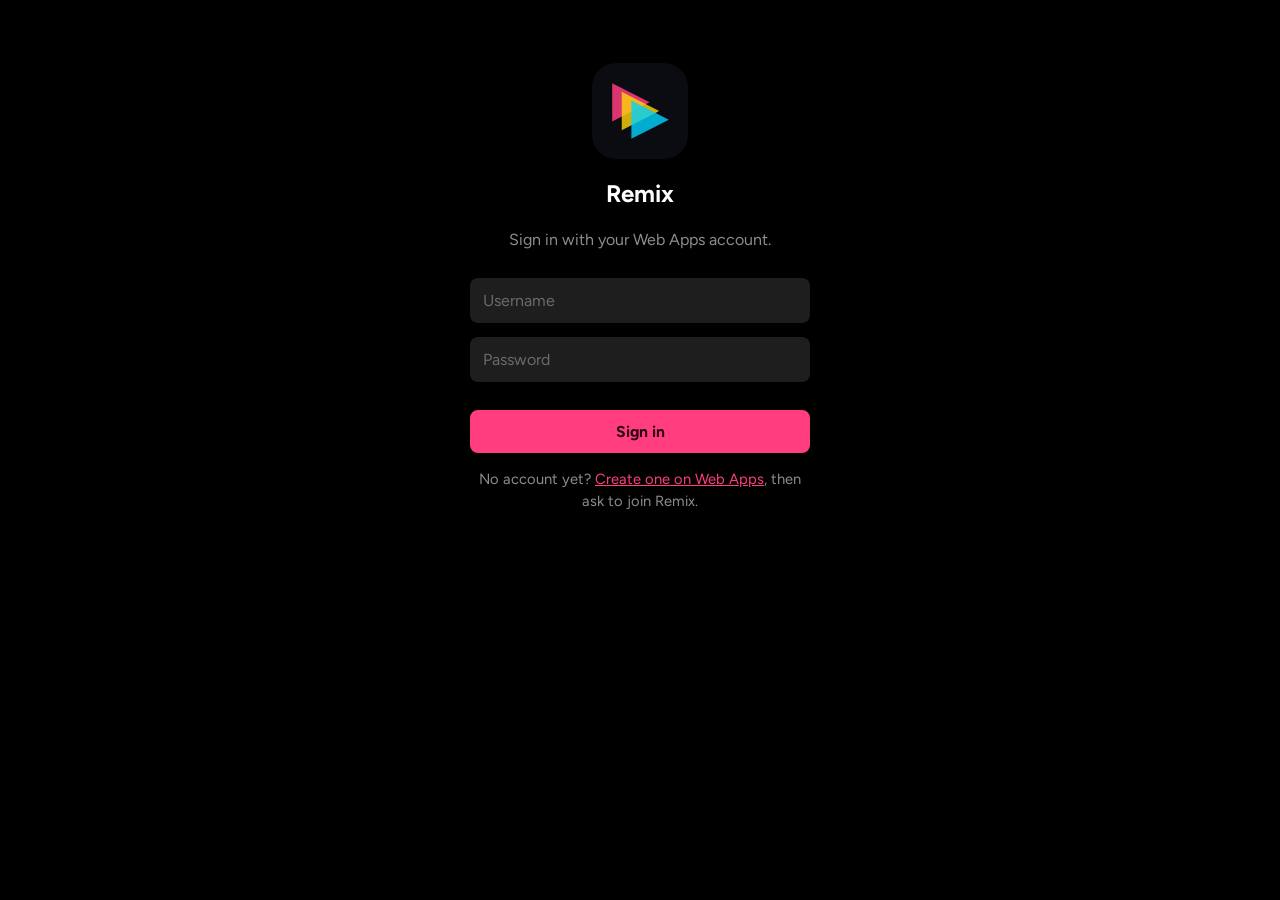
<file: remix/index.html>
<!DOCTYPE html>
<html lang="en" data-theme="dark">
<head>
<meta charset="utf-8">
<meta name="viewport" content="width=device-width, initial-scale=1, viewport-fit=cover">
<meta name="apple-mobile-web-app-capable" content="yes">
<meta name="apple-mobile-web-app-status-bar-style" content="black">
<meta name="mobile-web-app-capable" content="yes">
<meta name="theme-color" content="#000000">
<meta name="color-scheme" content="dark">
<title>Remix</title>
<link rel="manifest" href="manifest.webmanifest">
<link rel="icon" href="icons/icon.svg" type="image/svg+xml">
<link rel="apple-touch-icon" href="icons/apple-touch-icon.png">
<meta name="apple-mobile-web-app-title" content="Remix">

<link rel="preconnect" href="https://fonts.googleapis.com">
<link rel="preconnect" href="https://fonts.gstatic.com" crossorigin>
<link href="https://fonts.googleapis.com/css2?family=Fredoka:wght@600&family=Figtree:wght@400;500;600;700;800&family=Pirata+One&family=Uncial+Antiqua&family=IM+Fell+English+SC&family=Mountains+of+Christmas:wght@700&display=swap" rel="stylesheet">
<style>
:root{
  --bg:#000; --surface:#121212; --surface2:#1E1E1E; --surface3:#2A2A2A; --line:#262626;
  --ink:#FFFFFF; --ink2:#E6E6E6; --muted:#8C8C8C;
  --accent:#FF3D7F; --accent-ink:#2A0612; --green:#3BD17F; --heart:#FF4F6E;
  --wordmark:"Fredoka","Trebuchet MS",system-ui,sans-serif;
  --body:"Figtree","Segoe UI",system-ui,-apple-system,sans-serif;
  --nav-h:58px;
  --nav-bg:#000; --nav-line:#1A1A1A; --nav-ink:#8C8C8C; --nav-active:#fff; --head-font:var(--body);
  box-sizing:border-box;
  padding-top:env(safe-area-inset-top,0px);
  background:var(--bg);color-scheme:dark;
}
/* This app is dark in every mode, like most short-video apps. */
@media (prefers-color-scheme:light){:root:not([data-theme="light"]){--bg:#000}}
:root[data-theme="light"]{--bg:#000}
*,*::before,*::after{box-sizing:inherit}
html{height:100%;scroll-padding-top:env(safe-area-inset-top,0px)}
body{height:100%;margin:0;font-family:var(--body);color:var(--ink);background:var(--bg);display:flex;flex-direction:column;overflow:hidden;-webkit-tap-highlight-color:transparent;-webkit-font-smoothing:antialiased}
button{font:inherit;color:inherit;cursor:pointer}
a{color:inherit}
button:focus-visible,input:focus-visible,select:focus-visible,a:focus-visible,summary:focus-visible,label:focus-within{outline:2px solid var(--accent);outline-offset:2px}
main{flex:1;min-height:0;position:relative}
.view{position:absolute;inset:0;display:none}
.view.on{display:block}
.av{border-radius:50%;display:grid;place-items:center;flex:none;overflow:hidden;background:var(--surface3)}
.av img{width:100%;height:100%;object-fit:cover;display:block}

/* ---------- Feed ---------- */
#feed{overflow-y:auto;scroll-snap-type:y mandatory;overscroll-behavior:contain;background:#000;scrollbar-width:none}
#feed::-webkit-scrollbar{display:none}
.slide{height:100%;scroll-snap-align:start;scroll-snap-stop:always;display:flex;justify-content:center;position:relative}
.stage{position:relative;height:100%;width:100%;overflow:hidden;background:#000}
@media (min-aspect-ratio:3/4){.stage{width:auto;aspect-ratio:9/16;border-radius:10px}}
.stage iframe{position:absolute;inset:0;width:100%;height:100%;border:0;background:#000}
.shield{position:absolute;inset:0;z-index:2}
.paused-badge{position:absolute;inset:0;display:grid;place-items:center;z-index:3;pointer-events:none;opacity:0;transition:opacity .15s}
/* "Tap for sound": shown in the middle of a video the device started muted */
.snd-cta{position:absolute;left:50%;top:50%;transform:translate(-50%,-50%);z-index:5;border:0;background:none;padding:0;cursor:pointer;display:flex;--cta-bg:#FF3D7F;--cta-ink:#fff;--cta-glow:rgba(255,61,127,.45)}
.snd-cta[hidden]{display:none}
.snd-cta .pulse{position:absolute;inset:0;border-radius:999px;background:var(--cta-bg);animation:ctaPulse 1.6s ease-out infinite}
.snd-cta .in{position:relative;display:flex;align-items:center;gap:10px;white-space:nowrap;border-radius:999px;padding:16px 26px 16px 20px;background:var(--cta-bg);color:var(--cta-ink);font:800 19px/1 Figtree,system-ui,sans-serif;box-shadow:0 8px 26px var(--cta-glow)}
.snd-cta .in svg{display:block;animation:ctaWiggle 1.6s ease-in-out infinite}
.snd-cta .in svg *{stroke:var(--cta-ink)}.snd-cta .in svg path:first-child{fill:var(--cta-ink)}
.snd-cta:focus-visible .in{outline:3px solid #FFD60A;outline-offset:3px}
@keyframes ctaPulse{0%{transform:scale(1);opacity:.55}100%{transform:scale(1.35);opacity:0}}
@keyframes ctaWiggle{0%,100%{transform:rotate(0)}20%{transform:rotate(-10deg)}40%{transform:rotate(9deg)}60%{transform:rotate(-6deg)}80%{transform:rotate(3deg)}}
@media (prefers-reduced-motion:reduce){.snd-cta .pulse,.snd-cta .in svg{animation:none}.snd-cta .pulse{opacity:0}}
html[data-skin="holiday"] .snd-cta{--cta-bg:#FFFFFF;--cta-ink:#9E1523;--cta-glow:rgba(0,0,0,.4)}
html[data-skin="holiday"] .snd-cta .in{border:3px solid #D72638;box-shadow:0 0 0 4px #fff,0 10px 28px rgba(0,0,0,.4);font:700 24px/1 "Mountains of Christmas",Figtree,cursive;padding:12px 26px 12px 18px}
html[data-skin="pirate"] .snd-cta{--cta-bg:#E0B45A;--cta-ink:#F6E7C4;--cta-glow:rgba(0,0,0,.45)}
html[data-skin="pirate"] .snd-cta .pulse{border-radius:14px}
html[data-skin="pirate"] .snd-cta .in{border-radius:14px;border:3px solid #2A1808;background:linear-gradient(#94622F,#6A4220 55%,#5A3718);font:400 26px/1 "Pirata One","IM Fell English SC",serif;letter-spacing:.02em;text-shadow:0 2px 0 #2A1808;box-shadow:inset 0 2px 0 rgba(255,230,180,.35),inset 0 -3px 0 rgba(0,0,0,.25),0 10px 26px rgba(0,0,0,.45);padding:11px 24px 11px 16px}
html[data-skin="dragon"] .snd-cta{--cta-bg:#E8742C;--cta-ink:#1A0E05;--cta-glow:rgba(232,116,44,.7)}
html[data-skin="dragon"] .snd-cta .in{border:2px solid #FFB36B;background:linear-gradient(#F08A3A,#C9561C);font:400 19px/1 "Uncial Antiqua",Figtree,serif;box-shadow:0 0 22px rgba(232,116,44,.7),0 10px 26px rgba(0,0,0,.45)}
.paused-badge.show{opacity:1}
.paused-badge span{width:72px;height:72px;display:grid;place-items:center;opacity:.85}
.caption{position:absolute;left:0;right:0;bottom:0;z-index:3;padding:80px 84px 18px 14px;color:#fff;background:linear-gradient(transparent,rgba(0,0,0,.55));pointer-events:none;text-shadow:0 1px 3px rgba(0,0,0,.45)}
.who{pointer-events:auto;border:0;background:none;color:#fff;padding:0;margin:0 0 6px;font-weight:700;font-size:1rem;display:flex;align-items:center;gap:6px;width:fit-content}
.cap-tags{display:flex;gap:6px;margin-bottom:6px}
.new-tag{display:inline-block;background:var(--accent);color:var(--accent-ink);font-weight:800;font-size:.72rem;padding:2px 8px;border-radius:4px;text-shadow:none}
.new-tag.seen-tag{background:rgba(255,255,255,.2);color:#fff}
.caption h2{font-weight:500;font-size:.98rem;margin:0 0 8px;line-height:1.35}
.note{display:inline-flex;align-items:center;gap:6px;background:rgba(255,255,255,.16);backdrop-filter:blur(8px);-webkit-backdrop-filter:blur(8px);color:#fff;font-weight:600;font-size:.86rem;padding:6px 10px;border-radius:8px;max-width:100%;line-height:1.35;text-shadow:none}
.note b{color:var(--accent);font-weight:800}
.rail{position:absolute;right:8px;bottom:20px;z-index:4;display:flex;flex-direction:column;align-items:center;gap:16px}
.rail button{border:0;background:none;color:#fff;display:flex;flex-direction:column;align-items:center;gap:3px;font-size:.72rem;font-weight:700;padding:0;filter:drop-shadow(0 1px 3px rgba(0,0,0,.45))}
.rail .ico{width:44px;height:44px;display:grid;place-items:center}
.rail .creator-btn{position:relative;margin-bottom:8px}
.rail .creator-btn .av{width:48px;height:48px;font-size:1.4rem;border:2px solid #fff}
.rail .creator-btn .badge{position:absolute;left:50%;bottom:-9px;transform:translateX(-50%);width:20px;height:20px;border-radius:50%;background:var(--accent);color:var(--accent-ink);display:grid;place-items:center;font-size:.7rem;font-weight:900}
.rail .fav[aria-pressed="true"] svg{fill:var(--heart);stroke:var(--heart)}
.rail .keep[aria-pressed="true"] svg{fill:var(--accent);stroke:var(--accent)}
.progress{position:absolute;left:0;right:0;bottom:0;height:2px;z-index:4;background:rgba(255,255,255,.18)}
.progress i{display:block;height:100%;width:0;background:#fff}
.fail{position:absolute;inset:0;z-index:3;display:none;place-items:center;text-align:center;padding:28px;color:#fff;background:#000}
.fail.show{display:grid}
.fail p{max-width:30ch;line-height:1.5;margin:0;color:var(--ink2)}
#feedTop{display:contents}
.feed-top{position:absolute;top:8px;left:0;right:0;z-index:5;display:flex;justify-content:center;align-items:center;gap:4px;pointer-events:none}
.seg{pointer-events:auto;border:0;background:none;color:rgba(255,255,255,.62);font-weight:700;font-size:1.05rem;padding:8px 10px 6px;position:relative;text-shadow:0 1px 4px rgba(0,0,0,.5)}
.seg[aria-pressed="true"]{color:#fff}
.seg[aria-pressed="true"]::after{content:"";position:absolute;left:50%;bottom:0;transform:translateX(-50%);width:28px;height:3px;border-radius:2px;background:#fff}
.seg-sep{width:1px;height:14px;background:rgba(255,255,255,.35)}
.chip{pointer-events:auto;border:0;background:rgba(0,0,0,.45);color:#fff;font-weight:700;border-radius:999px;padding:8px 14px;font-size:.92rem;backdrop-filter:blur(8px);-webkit-backdrop-filter:blur(8px)}
.empty{height:100%;display:grid;place-items:center;text-align:center;color:#fff;padding:32px}
.empty h2{font-size:1.3rem;margin:0 0 8px;font-weight:700}
.empty p{color:var(--muted);max-width:32ch;margin:0 auto;line-height:1.5}

/* sample "videos" */
.fake{position:absolute;inset:0;display:grid;place-items:center;overflow:hidden}
.fake .big{font-size:min(36vw,180px);line-height:1;filter:drop-shadow(0 10px 20px rgba(0,0,0,.25))}
.fake .orb{position:absolute;border-radius:50%;background:#fff;opacity:.16}
.fake .sample{position:absolute;top:56px;right:12px;font-size:.7rem;font-weight:700;color:#fff;background:rgba(0,0,0,.35);padding:3px 8px;border-radius:4px}
.m-bounce{animation:bounce 1.6s ease-in-out infinite}
.m-rock{animation:rock 2.2s ease-in-out infinite}
.m-float{animation:float 3.2s ease-in-out infinite}
.m-pop{animation:pop 1.8s ease-in-out infinite}
.orb{animation:drift 10s ease-in-out infinite alternate}
@keyframes bounce{0%,100%{transform:translateY(0)}50%{transform:translateY(-14%)}}
@keyframes rock{0%,100%{transform:rotate(-10deg)}50%{transform:rotate(10deg)}}
@keyframes float{0%,100%{transform:translate(-6%,4%)}50%{transform:translate(6%,-6%)}}
@keyframes pop{0%,100%{transform:scale(1)}50%{transform:scale(1.15)}}
@keyframes drift{from{transform:translate(0,0)}to{transform:translate(40px,-60px)}}
.stage.paused .fake *{animation-play-state:paused}

/* caught-up card */
.caught .stage{background:radial-gradient(circle at 50% 38%,#1C1C1C,#000 70%)}
.caught-card{position:absolute;inset:0;display:flex;flex-direction:column;align-items:center;justify-content:center;text-align:center;color:#fff;padding:32px}
.caught-check{width:80px;height:80px;border-radius:50%;background:var(--accent);display:grid;place-items:center;margin-bottom:20px}
.caught-card h2{font-weight:800;font-size:1.6rem;margin:0 0 10px}
.caught-card p{color:var(--muted);line-height:1.55;margin:0;max-width:30ch}
.caught-arrow{margin-top:36px;font-size:1.5rem;color:#fff;animation:nudge 1.8s ease-in-out infinite}
@keyframes nudge{0%,100%{transform:translateY(0)}50%{transform:translateY(8px)}}

/* ---------- Pages ---------- */
.page{background:var(--bg);overflow-y:auto;padding:0 0 40px}
#profile{touch-action:pan-y;will-change:transform}
.page-inner{max-width:640px;margin:0 auto;padding:0 16px}
.topbar{position:sticky;top:0;z-index:6;background:var(--bg);display:grid;grid-template-columns:44px 1fr 44px;align-items:center;height:52px;margin:0 -16px 8px;padding:0 6px;border-bottom:1px solid var(--line)}
.topbar.clean{border-bottom-color:transparent}
.topbar h1{grid-column:2;margin:0;text-align:center;font-size:1.05rem;font-weight:700;font-family:var(--head-font);white-space:nowrap;overflow:hidden;text-overflow:ellipsis}
.icon-btn{border:0;background:none;color:var(--ink);width:44px;height:44px;display:grid;place-items:center;padding:0}
.topbar .right{grid-column:3}
.page h3{font-size:.8rem;font-weight:700;color:var(--muted);margin:26px 0 10px;letter-spacing:.02em}
.lede{color:var(--muted);margin:4px 0 18px;line-height:1.5}
.hint{color:var(--muted);font-size:.92rem;line-height:1.5}
.btn{border:0;border-radius:8px;padding:12px 18px;font-weight:700;background:var(--accent);color:var(--accent-ink);font-size:.98rem}
.btn.sun{background:var(--accent);color:var(--accent-ink)}
.btn.ghost{background:var(--surface2);color:var(--ink)}
.btn.ghost.light{background:rgba(255,255,255,.15)}
.btn.danger{background:var(--surface2);color:var(--heart)}
.btn.danger-fill{background:var(--heart);color:#fff}
.back{border:0;background:none;color:#fff;padding:0}

/* profile */
.me{display:flex;flex-direction:column;align-items:center;text-align:center;padding-top:10px}
.me .av,.creator-head .av{width:96px;height:96px;font-size:3rem;background:var(--accent)}
.me .uname,.creator-head .handle{margin:10px 0 0;font-weight:700;font-size:1.05rem}
.me .rname{margin:2px 0 0;color:var(--muted);font-size:.9rem}
.stats{display:flex;justify-content:center;gap:0;margin:16px 0 14px}
.stats>*{display:flex;flex-direction:column;align-items:center;min-width:92px;border:0;background:none;padding:0;color:var(--ink)}
.stats>*+*{border-left:1px solid var(--line)}
.stats b{font-weight:800;font-size:1.1rem}
.stats small{color:var(--muted);font-size:.82rem;margin-top:2px}
.prof-actions{display:flex;gap:8px;justify-content:center}
.prof-actions .btn{padding:10px 22px;font-size:.92rem}
.ptabs{display:flex;border-bottom:1px solid var(--line);margin:18px -16px 2px;position:sticky;top:52px;background:var(--bg);z-index:5}
.ptabs button{flex:1;border:0;background:none;padding:12px 4px 10px;color:var(--muted);border-bottom:2px solid transparent;margin-bottom:-1px;display:grid;place-items:center}
.ptabs button[aria-selected="true"]{color:var(--ink);border-bottom-color:var(--ink)}
.grid{display:grid;grid-template-columns:repeat(3,1fr);gap:2px;margin:0 -16px}
@media (min-width:600px){.grid{margin:0;border-radius:6px;overflow:hidden}}
.tile{aspect-ratio:3/4;border:0;padding:6px;text-align:left;display:flex;flex-direction:column;justify-content:flex-end;color:#fff;font-weight:600;font-size:.72rem;line-height:1.25;position:relative;overflow:hidden;border-radius:0}
.tile .te{position:absolute;top:28%;left:0;right:0;text-align:center;font-size:2.2rem}
.tile::after{content:"";position:absolute;left:0;right:0;bottom:0;height:55%;background:linear-gradient(transparent,rgba(0,0,0,.6));z-index:1;pointer-events:none}
.tile>span:not(.te){position:relative;z-index:2;text-shadow:0 1px 3px rgba(0,0,0,.6)}
.tile img.tt~.te{display:none}
.av,.ix-th,.vitem .sw{position:relative;overflow:hidden}
img.tt{position:absolute;inset:0;width:100%;height:100%;object-fit:cover;z-index:0}
.vitem .sw img.tt~.play{position:relative;z-index:1;text-shadow:0 1px 3px rgba(0,0,0,.7)}
.ix-th img.tt~*{display:none}
.tile span{position:relative;text-shadow:0 1px 3px rgba(0,0,0,.6);display:-webkit-box;-webkit-line-clamp:2;-webkit-box-orient:vertical;overflow:hidden}
.tile::after{content:"";position:absolute;inset:50% 0 0;background:linear-gradient(transparent,rgba(0,0,0,.45))}
.tile span{z-index:1}
.follow-list{display:flex;flex-direction:column}
.frow,.shelf-row{display:flex;align-items:center;gap:12px;background:none;border:0;border-bottom:1px solid var(--line);padding:12px 0;width:100%;text-align:left;color:var(--ink)}
.frow .av{width:52px;height:52px;font-size:1.5rem}
.frow div{flex:1;min-width:0}
.frow b,.shelf-row b{display:block;font-weight:700;font-size:.98rem}
.frow small,.shelf-row small{color:var(--muted);font-size:.85rem;display:block}
.pill{font-size:.85rem;font-weight:700;padding:8px 14px;border-radius:6px;background:var(--surface2);color:var(--ink);flex:none}
.shelf-row .em{font-size:1.5rem;width:52px;height:52px;border-radius:8px;background:var(--surface2);display:grid;place-items:center;flex:none}
.creator-head{display:flex;flex-direction:column;align-items:center;text-align:center;padding-top:8px}
.creator-head .cname{margin:2px 0 0;color:var(--muted);font-size:.9rem}
.creator-head .bio{margin:12px 0 14px;max-width:34ch;line-height:1.45;color:var(--ink2);font-size:.92rem}
.av-edit{position:relative;border:0;background:none;padding:0;border-radius:50%}
.av-edit .pen{position:absolute;right:0;bottom:0;width:28px;height:28px;border-radius:50%;background:var(--accent);color:var(--accent-ink);display:grid;place-items:center;border:3px solid var(--bg)}

/* forms */
form.stack{display:flex;flex-direction:column;gap:14px}
label{font-weight:600;font-size:.88rem;display:flex;flex-direction:column;gap:6px;color:var(--ink2)}
input,select{font:inherit;color:var(--ink);background:var(--surface2);border:1px solid transparent;border-radius:8px;padding:12px;width:100%}
input:focus{border-color:var(--muted);outline:none}
/* iPhone zooms into any text box under 16px; keep them all at 16px so it doesn't */
input:not([type=checkbox]):not([type=radio]):not([type=range]),select,textarea{font-size:16px}
input::placeholder{color:#6A6A6A}
.row{display:flex;gap:10px}
.row>*{flex:1}
.msg{font-weight:600;font-size:.9rem;margin:0}
.msg.bad{color:var(--heart)} .msg.good{color:var(--green)}
.vlist{display:flex;flex-direction:column}
.vitem{display:flex;gap:12px;align-items:center;padding:12px 0;border-bottom:1px solid var(--line)}
.vitem .sw{width:44px;height:58px;border-radius:4px;flex:none;display:grid;place-items:center;font-size:1.2rem}
.vitem .av{width:44px;height:44px;font-size:1.3rem}
.vitem>div:not(.acts){flex:1;min-width:0}
.vitem b{display:block;white-space:nowrap;overflow:hidden;text-overflow:ellipsis;font-weight:700}
.vitem small{color:var(--muted);font-size:.84rem}
.acts{display:flex;flex-direction:column;flex:none;gap:4px}
.x{border:0;background:var(--surface2);color:#fff;font-weight:700;font-size:.8rem;padding:7px 12px;border-radius:6px;text-decoration:none;text-align:center}
.x.danger-x{color:var(--heart)}
.sample-box{background:var(--surface);border-radius:10px;padding:16px}
.sample-box p{margin:0 0 12px}
details summary{font-weight:700;cursor:pointer;color:#fff;padding:6px 0}
details code{background:var(--surface2);padding:2px 6px;border-radius:4px}
.forbox{display:flex;flex-direction:column;gap:8px}
.forbox .fb-title{font-weight:600;font-size:.88rem;color:var(--ink2)}
.forlist{display:flex;flex-wrap:wrap;gap:8px}
.forlist label{flex-direction:row;align-items:center;gap:8px;border:1px solid var(--surface3);background:var(--surface);border-radius:999px;padding:6px 14px 6px 6px;cursor:pointer;font-weight:700;color:#fff}
.forlist label:has(input:checked){border-color:var(--accent);background:#2A2310}
.forlist .all-box{flex-basis:100%}
.forlist input{width:18px;height:18px;margin:0;accent-color:var(--accent);flex:none;padding:0}
label.chk-row{flex-direction:row;align-items:center;gap:10px;cursor:pointer;color:var(--ink);font-size:.95rem}
label.chk-row input{width:20px;height:20px;margin:0;accent-color:var(--accent);flex:none;padding:0}
label.chk-row small{display:block;font-weight:500;color:var(--ink2);font-size:.8rem;margin-top:2px}
.forlist .av{width:28px;height:28px;font-size:.95rem;background:var(--accent)}
.for-line{display:block;color:var(--accent);font-weight:600;font-size:.8rem;margin-top:2px}
.kidstat{display:flex;flex-wrap:wrap;gap:6px;margin-top:5px}
.status{display:inline-block;font-size:.72rem;font-weight:700;padding:2px 7px;border-radius:4px;margin-top:5px}
.kidstat .status{margin:0}
.status.w{background:rgba(59,209,127,.15);color:var(--green)}
.status.n{background:rgba(255,201,60,.15);color:var(--accent)}
.kidrow{display:flex;align-items:center;gap:12px;padding:12px 0;border-bottom:1px solid var(--line)}
.kidrow .av{width:52px;height:52px;font-size:1.5rem;background:var(--accent)}
.kidrow div{flex:1;min-width:0}
.kidrow b{display:block;font-weight:700;font-size:1rem}
.kidrow small{color:var(--muted);font-size:.84rem;display:block}
.mini{border:0;background:var(--surface2);border-radius:6px;padding:8px 12px;font-weight:700;font-size:.82rem;color:#fff;flex:none}
.lib-sum{display:flex;gap:8px;margin:4px 0 14px}
.lib-sum div{flex:1;background:var(--surface);border-radius:10px;padding:12px;text-align:center}
.lib-sum b{display:block;font-weight:800;font-size:1.4rem}
.lib-sum small{color:var(--muted);font-weight:600;font-size:.8rem}
.filters{display:flex;gap:8px;margin:4px 0 8px;flex-wrap:nowrap;overflow-x:auto;scrollbar-width:none}
.filters::-webkit-scrollbar{display:none}
.filters button{border:0;background:var(--surface2);border-radius:6px;padding:8px 14px;font-weight:700;font-size:.88rem;color:var(--ink2);flex:none}
.filters button[aria-pressed="true"]{background:#fff;color:#000}
.whoami{display:flex;align-items:center;gap:6px;color:var(--muted);font-weight:600;font-size:.85rem}
.whoami .av{width:26px;height:26px;font-size:.85rem}

/* login */
.login{max-width:380px;margin:0 auto;padding:7vh 20px calc(30px + env(safe-area-inset-bottom,0px));text-align:center}
.login .mark{font-family:var(--wordmark);font-weight:600;font-size:2.4rem;margin:0;line-height:1;letter-spacing:.01em}
.login .tree{width:76px;height:76px;border-radius:20px;background:var(--accent);display:grid;place-items:center;font-size:2.6rem;margin:0 auto 16px}
.login .lede{margin:8px 0 26px}
.login form{text-align:left}
.demo-accts{margin-top:26px;text-align:left}
.demo-accts p{margin:0 0 10px}
.demo-accts .row{flex-wrap:wrap;gap:8px}
.demo-accts button{flex:1 1 40%;border:0;background:var(--surface);border-radius:10px;padding:12px 8px;font-weight:700;display:flex;flex-direction:column;align-items:center;gap:2px;color:#fff}
.demo-accts small{color:var(--muted);font-weight:500}
#banner{flex:none;background:var(--accent);color:var(--accent-ink);display:flex;align-items:center;justify-content:space-between;gap:10px;padding:8px 14px;font-weight:700;font-size:.88rem}
#banner[hidden]{display:none}
#banner button{border:0;background:var(--accent-ink);color:#fff;border-radius:6px;padding:6px 12px;font-weight:700;font-size:.82rem}

/* nav */
nav[hidden]{display:none}
nav{flex:none;height:calc(var(--nav-h) + env(safe-area-inset-bottom,0px));padding-bottom:env(safe-area-inset-bottom,0px);display:flex;background:var(--nav-bg);border-top:1px solid var(--nav-line)}
nav button{flex:1;border:0;background:none;color:var(--nav-ink);display:flex;flex-direction:column;align-items:center;justify-content:center;gap:2px;font-size:.68rem;font-weight:600}
nav button[aria-current="page"]{color:var(--nav-active)}
nav button.create{gap:0}
nav button.create .plus{width:46px;height:30px;border-radius:9px;background:#fff;color:#000;display:grid;place-items:center;}
nav button.create[aria-current="page"] .plus{background:var(--accent)}

/* sheets */
.scrim{position:fixed;inset:0;background:rgba(0,0,0,.6);z-index:20;display:none}
.scrim.on{display:block}
.sheet{position:fixed;left:0;right:0;bottom:0;z-index:21;background:var(--sheet-bg,var(--surface));color:var(--ink);border-radius:14px 14px 0 0;padding:26px 16px calc(18px + env(safe-area-inset-bottom,0px));max-width:560px;margin:0 auto;transform:translateY(105%);transition:transform .25s ease;max-height:80%;overflow-y:auto}
.sheet::before{content:"";position:absolute;top:8px;left:50%;transform:translateX(-50%);width:36px;height:4px;border-radius:2px;background:var(--surface3)}
.sheet.on{transform:none}
.sheet h3{font-weight:700;margin:0 0 14px;font-size:1.05rem;text-align:center}
.sheet .hint{text-align:center}
.pick{display:flex;align-items:center;gap:12px;width:100%;border:0;background:none;padding:12px 4px;text-align:left;border-bottom:1px solid var(--line);color:var(--ink)}
.pick .em{font-size:1.4rem}
.pick .ck{margin-left:auto;width:24px;height:24px;border-radius:50%;border:2px solid var(--surface3);display:grid;place-items:center;color:var(--accent-ink);font-size:.8rem;font-weight:900}
.pick[aria-checked="true"] .ck{background:var(--accent);border-color:var(--accent)}
.newcol{display:flex;gap:8px;margin-top:14px}
.col-row{display:flex;align-items:center;border-bottom:1px solid var(--line)}.col-row .shelf-row{border-bottom:0;flex:1;min-width:0}
.col-edit{flex:none;width:44px;height:44px;border-radius:50%;border:0;background:var(--surface2);color:var(--ink);display:grid;place-items:center;font-size:1.25rem;font-weight:800}
.col-acts{display:flex;gap:8px;justify-content:center;margin:2px 0 14px}.col-acts .btn{min-height:38px;padding:8px 18px;font-size:.9rem}.col-acts .danger-x{color:var(--heart)}
html[data-skin="pirate"] .col-row{border-bottom:1px dashed rgba(90,58,26,.4)}
.newcol input{flex:1}
.av-sheet-top{display:flex;flex-direction:column;align-items:center;gap:10px;margin-bottom:16px}
.av-sheet-top .av{width:80px;height:80px;font-size:2.4rem;background:var(--accent)}
.av-grid{display:grid;grid-template-columns:repeat(5,1fr);gap:8px;margin:12px 0 16px}
.av-grid button{aspect-ratio:1;border-radius:50%;border:2px solid transparent;background:var(--surface2);font-size:1.6rem;display:grid;place-items:center}
.av-grid button[aria-pressed="true"]{border-color:var(--accent)}
.photo-btns{display:flex;flex-direction:column;gap:8px}
.menu-list{display:flex;flex-direction:column}
.menu-list button{border:0;background:none;color:var(--ink);text-align:left;padding:14px 4px;font-weight:600;font-size:1rem;border-bottom:1px solid var(--line);display:flex;align-items:center;gap:12px}
.menu-list button.danger-x{color:var(--heart)}
.toast{position:fixed;left:50%;top:calc(70px + env(safe-area-inset-top,0px));transform:translateX(-50%);background:rgba(40,40,40,.95);color:#fff;font-weight:600;padding:10px 16px;border-radius:8px;z-index:30;opacity:0;transition:opacity .2s;pointer-events:none;white-space:nowrap;font-size:.9rem}
.toast.on{opacity:1}
@media (prefers-reduced-motion:reduce){
  .sheet,.toast,.paused-badge{transition:none}
  .fake *,.caught-arrow{animation:none!important}
}

/* ================= Themes (child app only) ================= */
#skinFx{position:absolute;inset:0;pointer-events:none;z-index:4;overflow:hidden;display:none}
.lights{display:block;width:calc(100% + 32px);height:46px;margin:-6px -16px 0}
.lights .bulb{animation:twinkle 2.4s ease-in-out infinite}
@keyframes twinkle{0%,100%{opacity:1}50%{opacity:.35}}
.flake{position:absolute;top:-20px;color:#fff;opacity:.9;animation:snow linear infinite;text-shadow:0 0 6px rgba(255,255,255,.6)}
@keyframes snow{0%{transform:translate(0,-20px) rotate(0)}50%{transform:translate(18px,50vh) rotate(180deg)}100%{transform:translate(-10px,105vh) rotate(360deg)}}

/* Holiday: cranberry red and snowy white */
html[data-skin="holiday"]{
  --bg:#9E1523; --surface:#B3202F; --surface2:rgba(255,255,255,.16); --surface3:rgba(255,255,255,.28); --line:rgba(255,255,255,.2);
  --ink:#FFFFFF; --ink2:#FFF1F1; --muted:#F8C9CE;
  --accent:#FFFFFF; --accent-ink:#9E1523; --green:#1F8A4C; --heart:#FF8FA0;
  --nav-bg:#7E0F1A; --nav-line:rgba(255,255,255,.15); --nav-ink:#F2B3BA; --nav-active:#FFFFFF;
  --head-font:"Mountains of Christmas","Figtree",cursive; --sheet-bg:#8E1320;
}
html[data-skin="holiday"] body[data-tab="profile"] #skinFx{display:block}
html[data-skin="holiday"] #profile{background:radial-gradient(120% 60% at 50% 0%,#B8202F 0%,#9E1523 55%,#7E0F1A 100%)}
html[data-skin="holiday"] .topbar{background:transparent}
html[data-skin="holiday"] .topbar h1{font-size:1.5rem}
html[data-skin="holiday"] .btn{background:repeating-linear-gradient(-45deg,#fff 0 9px,#FFE1E5 9px 18px);color:#9E1523;border-radius:999px;box-shadow:0 2px 0 rgba(0,0,0,.18)}
html[data-skin="holiday"] .btn.ghost{background:#fff;color:#9E1523}
html[data-skin="holiday"] .me .av{background:#fff;box-shadow:0 0 0 4px #1F8A4C,0 0 0 7px #fff}
html[data-skin="holiday"] .av-edit .pen{background:#1F8A4C;color:#fff;border-color:#9E1523}
html[data-skin="holiday"] .pill{background:#fff;color:#9E1523}
html[data-skin="holiday"] .new-tag{background:#fff;color:#9E1523}
html[data-skin="holiday"] .caught .stage{background:radial-gradient(circle at 50% 38%,#B3202F,#5E0A12 75%)}
html[data-skin="holiday"] .caught-check{background:#fff}
html[data-skin="holiday"] .caught-check svg{stroke:#9E1523}
html[data-skin="holiday"] .ptabs{background:transparent}
html[data-skin="holiday"] .frow .pill{border-radius:999px}
html[data-skin="holiday"] .note b{color:#FFB3BE}

/* Pirate: aged treasure map */
html[data-skin="pirate"]{
  --bg:#E6D2A3; --surface:#DCC28C; --surface2:rgba(90,58,26,.14); --surface3:rgba(90,58,26,.3); --line:rgba(90,58,26,.28);
  --ink:#3A230E; --ink2:#4A2F16; --muted:#7A5A33;
  --accent:#8B2E1A; --accent-ink:#F6E7C4; --green:#3E6B2E; --heart:#B3261E;
  --nav-bg:#3A230E; --nav-line:#2A1808; --nav-ink:#C9A46A; --nav-active:#F6E7C4;
  --head-font:"Pirata One","IM Fell English SC",serif; --sheet-bg:#E9D7AB;
  color-scheme:light;
}
html[data-skin="pirate"] .page,html[data-skin="pirate"] .sheet{
  background-color:#E6D2A3;
  background-image:
    radial-gradient(ellipse at 50% 40%,rgba(255,248,225,.55) 0%,rgba(255,248,225,0) 60%),
    radial-gradient(ellipse at 50% 50%,rgba(0,0,0,0) 55%,rgba(110,70,25,.38) 100%),
    radial-gradient(circle at 18% 22%,rgba(140,95,40,.18) 0 6%,transparent 7%),
    radial-gradient(circle at 82% 68%,rgba(140,95,40,.14) 0 9%,transparent 10%),
    repeating-linear-gradient(8deg,rgba(120,80,30,.035) 0 2px,transparent 2px 7px);
}
html[data-skin="pirate"] #profile{
  background-image:url("data:image/svg+xml,%3Csvg xmlns='http://www.w3.org/2000/svg' viewBox='0 0 400 900' preserveAspectRatio='xMidYMin slice'%3E%3Cg fill='none' stroke='%236B4520' stroke-width='2' stroke-linecap='round' stroke-linejoin='round' opacity='.55'%3E%3Cg transform='translate(338 112)'%3E%3Ccircle r='34'/%3E%3Ccircle r='26' stroke-dasharray='2 5'/%3E%3Cpath d='M0-46L7-7 46 0 7 7 0 46-7 7-46 0-7-7z' fill='%23C9A46A' fill-opacity='.5'/%3E%3Cpath d='M0-46V46M-46 0H46'/%3E%3C/g%3E%3Ctext x='332' y='58' font-family='serif' font-size='16' fill='%236B4520' stroke='none'%3EN%3C/text%3E%3Cpath d='M18 300c20-30 60-40 72-18s-10 52 18 60 42 40 10 58-80 6-96-22-22-50-4-78z' fill='%23D6BB82' fill-opacity='.6'/%3E%3Cpath d='M46 330l10-16 10 16M60 336l8-12 8 12'/%3E%3Cpath d='M300 520c26-22 74-14 82 14s-18 40-4 62-20 46-54 34-48-34-44-58 2-36 20-52z' fill='%23D6BB82' fill-opacity='.6'/%3E%3Cpath d='M336 560v-26M336 534c-10-6-18-2-22 6M336 534c8-8 18-6 22 2M336 534c-2-10 4-16 12-16'/%3E%3Cg stroke-width='1.6' opacity='.8'%3E%3Cpath d='M150 250q8-6 16 0t16 0M220 420q8-6 16 0t16 0M40 520q8-6 16 0t16 0M170 690q8-6 16 0t16 0M300 760q8-6 16 0t16 0M60 800q8-6 16 0t16 0'/%3E%3C/g%3E%3Cpath d='M64 360C120 430 70 470 140 520S260 470 230 600 300 650 320 700' stroke='%238B2E1A' stroke-width='3' stroke-dasharray='9 9'/%3E%3Cpath d='M308 688l26 26M334 688l-26 26' stroke='%238B2E1A' stroke-width='6'/%3E%3Cg transform='translate(40 640)'%3E%3Cpath d='M0 20h46l-8 12H8z' fill='%238B5A2B' fill-opacity='.5'/%3E%3Cpath d='M22 20V-14M22-12l18 22H22M22-10L6 14h16'/%3E%3C/g%3E%3C/g%3E%3C/svg%3E"),
    radial-gradient(ellipse at 50% 40%,rgba(255,248,225,.55) 0%,rgba(255,248,225,0) 60%),
    radial-gradient(ellipse at 50% 50%,rgba(0,0,0,0) 55%,rgba(110,70,25,.38) 100%),
    repeating-linear-gradient(8deg,rgba(120,80,30,.035) 0 2px,transparent 2px 7px);
  background-repeat:no-repeat,no-repeat,no-repeat,repeat;
  background-size:100% auto,100% 100%,100% 100%,auto;
  background-attachment:local,scroll,scroll,local;
}
html[data-skin="pirate"] .topbar,html[data-skin="pirate"] .ptabs{background:rgba(230,210,163,.92)}
html[data-skin="pirate"] .topbar{border-bottom:2px solid rgba(90,58,26,.35)}
html[data-skin="pirate"] .topbar.clean{border-bottom-color:transparent;background:transparent}
html[data-skin="pirate"] .topbar h1{font-size:1.6rem;font-weight:400;letter-spacing:.02em}
html[data-skin="pirate"] .me .uname,html[data-skin="pirate"] .creator-head .handle{font-family:"Pirata One",serif;font-weight:400;font-size:1.5rem}
html[data-skin="pirate"] .stats b{font-family:"IM Fell English SC",serif;font-size:1.3rem}
html[data-skin="pirate"] .stats small,html[data-skin="pirate"] .pill,html[data-skin="pirate"] .btn,html[data-skin="pirate"] .menu-list button,html[data-skin="pirate"] .rail button{font-family:"IM Fell English SC",Georgia,serif}
/* wooden plank buttons with brass rivets */
html[data-skin="pirate"] .btn{
  background:
    radial-gradient(circle at 10px 50%,#E0B45A 0 3px,transparent 3.5px),
    radial-gradient(circle at calc(100% - 10px) 50%,#E0B45A 0 3px,transparent 3.5px),
    repeating-linear-gradient(0deg,rgba(0,0,0,.07) 0 2px,transparent 2px 6px),
    linear-gradient(#8A5A2B,#6A4220);
  color:#F6E7C4;border:2px solid #3A230E;border-radius:4px;box-shadow:0 3px 0 #3A230E;font-size:1.05rem;padding:10px 26px}
html[data-skin="pirate"] .btn:active{transform:translateY(2px);box-shadow:0 1px 0 #3A230E}
/* rope-edged secondary buttons */
html[data-skin="pirate"] .btn.ghost,html[data-skin="pirate"] .pill{
  background:rgba(246,231,196,.65);color:#3A230E;border:3px solid transparent;border-radius:3px;box-shadow:none;
  border-image:repeating-linear-gradient(45deg,#7A5530 0 3px,#C9A46A 3px 6px) 3}
html[data-skin="pirate"] .me .av{background:#F6E7C4;box-shadow:0 0 0 3px #3A230E,0 0 0 7px #C9A46A,0 0 0 9px #3A230E}
html[data-skin="pirate"] .av-edit .pen{background:#8B2E1A;color:#F6E7C4;border-color:#E6D2A3}
html[data-skin="pirate"] .ptabs{border-bottom:2px dashed rgba(90,58,26,.45)}
html[data-skin="pirate"] .frow,html[data-skin="pirate"] .shelf-row{border-bottom:1px dashed rgba(90,58,26,.4)}
html[data-skin="pirate"] .tile{border:2px solid #3A230E;filter:sepia(.35)}
html[data-skin="pirate"] .grid{gap:4px}
html[data-skin="pirate"] .new-tag{background:#8B2E1A;color:#F6E7C4;font-family:"IM Fell English SC",serif}
html[data-skin="pirate"] .note b{color:#F2C46B}
html[data-skin="pirate"] .rail .keep[aria-pressed="true"] svg{fill:#E0B45A;stroke:#E0B45A}
html[data-skin="pirate"] .caught .stage{background:radial-gradient(circle at 50% 38%,#6A4220,#2A1808 75%)}
html[data-skin="pirate"] .caught-check{background:#E0B45A}
html[data-skin="pirate"] .caught-card h2{font-family:"Pirata One",serif;font-weight:400;font-size:2rem}
html[data-skin="pirate"] nav{background:linear-gradient(#4A2E14,#2E1B09)}
html[data-skin="pirate"] input{background:rgba(246,231,196,.7);border:1px solid rgba(90,58,26,.35)}
html[data-skin="pirate"] .scrim{background:rgba(42,24,8,.55)}


/* Dragon: stormy Viking skies, embers and gliding dragons */
html[data-skin="dragon"]{
  --bg:#1C2830; --surface:#26343E; --surface2:rgba(205,225,235,.08); --surface3:rgba(205,225,235,.18); --line:rgba(160,185,198,.2);
  --ink:#EFE7D6; --ink2:#E2D9C6; --muted:#9DB0BA;
  --accent:#E8742C; --accent-ink:#1A0E05; --green:#7CC48A; --heart:#FF6A4D;
  --nav-bg:#121A20; --nav-line:#0B1115; --nav-ink:#7F95A1; --nav-active:#F2A65A;
  --head-font:"Uncial Antiqua","Figtree",serif; --sheet-bg:#1F2D36;
}
html[data-skin="dragon"] .page,html[data-skin="dragon"] .sheet{
  background-color:#1C2830;
  background-image:
    radial-gradient(circle at 50% 0,transparent 8px,rgba(180,210,225,.05) 9px,transparent 10.5px),
    radial-gradient(circle at 0 100%,transparent 8px,rgba(180,210,225,.05) 9px,transparent 10.5px),
    radial-gradient(circle at 100% 100%,transparent 8px,rgba(180,210,225,.05) 9px,transparent 10.5px),
    linear-gradient(#1C2830,#1C2830);
  background-size:20px 12px,20px 12px,20px 12px,auto;
}
html[data-skin="dragon"] #profile{
  background-image:url("data:image/svg+xml,%3Csvg xmlns='http://www.w3.org/2000/svg' viewBox='0 0 400 900' preserveAspectRatio='xMidYMin slice'%3E%3Cdefs%3E%3CradialGradient id='m' cx='.5' cy='.5' r='.5'%3E%3Cstop offset='0' stop-color='%23F6E2B8' stop-opacity='.9'/%3E%3Cstop offset='.35' stop-color='%23F6E2B8' stop-opacity='.35'/%3E%3Cstop offset='1' stop-color='%23F6E2B8' stop-opacity='0'/%3E%3C/radialGradient%3E%3C/defs%3E%3Ccircle cx='70' cy='120' r='70' fill='url(%23m)'/%3E%3Ccircle cx='70' cy='120' r='18' fill='%23F3E4C4' opacity='.85'/%3E%3Cg fill='%232A3B47' opacity='.9'%3E%3Cpath d='M0 330L30 250L48 270L70 200L92 262L110 240L140 330Z'/%3E%3Cpath d='M250 330L270 230L282 248L300 180L318 236L334 214L360 290L380 260L400 300V330Z'/%3E%3C/g%3E%3Cg fill='%231B2831'%3E%3Cpath d='M150 340L162 280L170 292L178 250L190 300L198 286L210 340Z'/%3E%3Cpath d='M330 345L340 300L350 312L358 285L370 345Z'/%3E%3C/g%3E%3Cg fill='%23C7D3D9' opacity='.12'%3E%3Cellipse cx='120' cy='325' rx='160' ry='14'/%3E%3Cellipse cx='320' cy='335' rx='140' ry='12'/%3E%3C/g%3E%3Cg fill='none' stroke='%237F95A1' stroke-width='1.4' opacity='.35'%3E%3Cpath d='M0 360q10-5 20 0t20 0 20 0 20 0 20 0 20 0 20 0 20 0 20 0 20 0 20 0 20 0 20 0 20 0 20 0 20 0 20 0 20 0 20 0 20 0'/%3E%3Cpath d='M10 380q10-5 20 0t20 0 20 0 20 0 20 0 20 0 20 0 20 0 20 0 20 0 20 0 20 0 20 0 20 0 20 0 20 0 20 0 20 0 20 0'/%3E%3C/g%3E%3Cg opacity='.8'%3E%3Cg%3E%3CanimateTransform attributeName='transform' type='translate' from='-120 150' to='480 124' dur='24s' begin='0s' repeatCount='indefinite'/%3E%3Cg%3E%3CanimateTransform attributeName='transform' type='translate' values='0 0;0 -5;0 0' dur='3.2s' repeatCount='indefinite'/%3E%3Cg transform='scale(0.85 0.85)'%3E%3Cpath d='M56 24Q54 12 60 4Q52 -8 39 -17Q43 -4 33 -3Q38 6 30 10Q38 15 40 25Z' fill='%230F171D' opacity='.6' transform='translate(5 -2)'%3E%3Canimate attributeName='d' values='M56 24Q54 12 60 4Q52 -8 39 -17Q43 -4 33 -3Q38 6 30 10Q38 15 40 25Z;M56 24Q60 21 67 20Q52 16 37 14Q42 18 33 19Q37 21 30 23Q37 25 40 26Z;M56 25Q56 35 62 41Q52 47 42 52Q44 44 35 43Q39 38 31 35Q38 32 40 27Z;M56 24Q60 21 67 20Q52 16 37 14Q42 18 33 19Q37 21 30 23Q37 25 40 26Z;M56 24Q54 12 60 4Q52 -8 39 -17Q43 -4 33 -3Q38 6 30 10Q38 15 40 25Z' keyTimes='0;.25;.5;.75;1' calcMode='spline' keySplines='.4 0 .6 1;.4 0 .6 1;.4 0 .6 1;.4 0 .6 1' dur='1.6s' begin='-0.12s' repeatCount='indefinite'/%3E%3C/path%3E%3Cpath d='M1 27L-6 21.5L-3 27.4L-6 33Z' fill='%230F171D'/%3E%3Cpath d='M0 27C12 24 24 31 36 28C44 26 50 22 58 21C64 20 70 15 74 10C76 7 79 5 83 5L86 1L86.6 5.2L93 7L97.5 9.6L91 11.6L88 11.2L86 13C82 14 79 17 77 21C74 27 68 32 60 33C54 34 48 33 44 32C34 31 20 30 8 29C5 28.7 2 28 0 27Z' fill='%230F171D'/%3E%3Cpath d='M62 31L66.5 36.5L63.5 37.4L59 33ZM46 31L48.5 38L51.5 39.2L46 40.2L43 32Z' fill='%230F171D'/%3E%3Cpath d='M56 24Q54 12 60 4Q52 -8 39 -17Q43 -4 33 -3Q38 6 30 10Q38 15 40 25Z' fill='%230F171D'%3E%3Canimate attributeName='d' values='M56 24Q54 12 60 4Q52 -8 39 -17Q43 -4 33 -3Q38 6 30 10Q38 15 40 25Z;M56 24Q60 21 67 20Q52 16 37 14Q42 18 33 19Q37 21 30 23Q37 25 40 26Z;M56 25Q56 35 62 41Q52 47 42 52Q44 44 35 43Q39 38 31 35Q38 32 40 27Z;M56 24Q60 21 67 20Q52 16 37 14Q42 18 33 19Q37 21 30 23Q37 25 40 26Z;M56 24Q54 12 60 4Q52 -8 39 -17Q43 -4 33 -3Q38 6 30 10Q38 15 40 25Z' keyTimes='0;.25;.5;.75;1' calcMode='spline' keySplines='.4 0 .6 1;.4 0 .6 1;.4 0 .6 1;.4 0 .6 1' dur='1.6s' begin='0s' repeatCount='indefinite'/%3E%3C/path%3E%3C/g%3E%3C/g%3E%3C/g%3E%3C/g%3E%3Cg opacity='.55'%3E%3Cg%3E%3CanimateTransform attributeName='transform' type='translate' from='480 92' to='-120 66' dur='32s' begin='-14s' repeatCount='indefinite'/%3E%3Cg%3E%3CanimateTransform attributeName='transform' type='translate' values='0 0;0 -5;0 0' dur='2.6s' repeatCount='indefinite'/%3E%3Cg transform='scale(-0.5 0.5)'%3E%3Cpath d='M56 24Q54 12 60 4Q52 -8 39 -17Q43 -4 33 -3Q38 6 30 10Q38 15 40 25Z' fill='%230F171D' opacity='.6' transform='translate(5 -2)'%3E%3Canimate attributeName='d' values='M56 24Q54 12 60 4Q52 -8 39 -17Q43 -4 33 -3Q38 6 30 10Q38 15 40 25Z;M56 24Q60 21 67 20Q52 16 37 14Q42 18 33 19Q37 21 30 23Q37 25 40 26Z;M56 25Q56 35 62 41Q52 47 42 52Q44 44 35 43Q39 38 31 35Q38 32 40 27Z;M56 24Q60 21 67 20Q52 16 37 14Q42 18 33 19Q37 21 30 23Q37 25 40 26Z;M56 24Q54 12 60 4Q52 -8 39 -17Q43 -4 33 -3Q38 6 30 10Q38 15 40 25Z' keyTimes='0;.25;.5;.75;1' calcMode='spline' keySplines='.4 0 .6 1;.4 0 .6 1;.4 0 .6 1;.4 0 .6 1' dur='1.3s' begin='-14.12s' repeatCount='indefinite'/%3E%3C/path%3E%3Cpath d='M1 27L-6 21.5L-3 27.4L-6 33Z' fill='%230F171D'/%3E%3Cpath d='M0 27C12 24 24 31 36 28C44 26 50 22 58 21C64 20 70 15 74 10C76 7 79 5 83 5L86 1L86.6 5.2L93 7L97.5 9.6L91 11.6L88 11.2L86 13C82 14 79 17 77 21C74 27 68 32 60 33C54 34 48 33 44 32C34 31 20 30 8 29C5 28.7 2 28 0 27Z' fill='%230F171D'/%3E%3Cpath d='M62 31L66.5 36.5L63.5 37.4L59 33ZM46 31L48.5 38L51.5 39.2L46 40.2L43 32Z' fill='%230F171D'/%3E%3Cpath d='M56 24Q54 12 60 4Q52 -8 39 -17Q43 -4 33 -3Q38 6 30 10Q38 15 40 25Z' fill='%230F171D'%3E%3Canimate attributeName='d' values='M56 24Q54 12 60 4Q52 -8 39 -17Q43 -4 33 -3Q38 6 30 10Q38 15 40 25Z;M56 24Q60 21 67 20Q52 16 37 14Q42 18 33 19Q37 21 30 23Q37 25 40 26Z;M56 25Q56 35 62 41Q52 47 42 52Q44 44 35 43Q39 38 31 35Q38 32 40 27Z;M56 24Q60 21 67 20Q52 16 37 14Q42 18 33 19Q37 21 30 23Q37 25 40 26Z;M56 24Q54 12 60 4Q52 -8 39 -17Q43 -4 33 -3Q38 6 30 10Q38 15 40 25Z' keyTimes='0;.25;.5;.75;1' calcMode='spline' keySplines='.4 0 .6 1;.4 0 .6 1;.4 0 .6 1;.4 0 .6 1' dur='1.3s' begin='-14s' repeatCount='indefinite'/%3E%3C/path%3E%3C/g%3E%3C/g%3E%3C/g%3E%3C/g%3E%3Cg opacity='.45'%3E%3Cg%3E%3CanimateTransform attributeName='transform' type='translate' from='-120 225' to='480 199' dur='28s' begin='-7s' repeatCount='indefinite'/%3E%3Cg%3E%3CanimateTransform attributeName='transform' type='translate' values='0 0;0 -5;0 0' dur='2.4s' repeatCount='indefinite'/%3E%3Cg transform='scale(0.3 0.3)'%3E%3Cpath d='M56 24Q54 12 60 4Q52 -8 39 -17Q43 -4 33 -3Q38 6 30 10Q38 15 40 25Z' fill='%230F171D' opacity='.6' transform='translate(5 -2)'%3E%3Canimate attributeName='d' values='M56 24Q54 12 60 4Q52 -8 39 -17Q43 -4 33 -3Q38 6 30 10Q38 15 40 25Z;M56 24Q60 21 67 20Q52 16 37 14Q42 18 33 19Q37 21 30 23Q37 25 40 26Z;M56 25Q56 35 62 41Q52 47 42 52Q44 44 35 43Q39 38 31 35Q38 32 40 27Z;M56 24Q60 21 67 20Q52 16 37 14Q42 18 33 19Q37 21 30 23Q37 25 40 26Z;M56 24Q54 12 60 4Q52 -8 39 -17Q43 -4 33 -3Q38 6 30 10Q38 15 40 25Z' keyTimes='0;.25;.5;.75;1' calcMode='spline' keySplines='.4 0 .6 1;.4 0 .6 1;.4 0 .6 1;.4 0 .6 1' dur='1.2s' begin='-7.12s' repeatCount='indefinite'/%3E%3C/path%3E%3Cpath d='M1 27L-6 21.5L-3 27.4L-6 33Z' fill='%230F171D'/%3E%3Cpath d='M0 27C12 24 24 31 36 28C44 26 50 22 58 21C64 20 70 15 74 10C76 7 79 5 83 5L86 1L86.6 5.2L93 7L97.5 9.6L91 11.6L88 11.2L86 13C82 14 79 17 77 21C74 27 68 32 60 33C54 34 48 33 44 32C34 31 20 30 8 29C5 28.7 2 28 0 27Z' fill='%230F171D'/%3E%3Cpath d='M62 31L66.5 36.5L63.5 37.4L59 33ZM46 31L48.5 38L51.5 39.2L46 40.2L43 32Z' fill='%230F171D'/%3E%3Cpath d='M56 24Q54 12 60 4Q52 -8 39 -17Q43 -4 33 -3Q38 6 30 10Q38 15 40 25Z' fill='%230F171D'%3E%3Canimate attributeName='d' values='M56 24Q54 12 60 4Q52 -8 39 -17Q43 -4 33 -3Q38 6 30 10Q38 15 40 25Z;M56 24Q60 21 67 20Q52 16 37 14Q42 18 33 19Q37 21 30 23Q37 25 40 26Z;M56 25Q56 35 62 41Q52 47 42 52Q44 44 35 43Q39 38 31 35Q38 32 40 27Z;M56 24Q60 21 67 20Q52 16 37 14Q42 18 33 19Q37 21 30 23Q37 25 40 26Z;M56 24Q54 12 60 4Q52 -8 39 -17Q43 -4 33 -3Q38 6 30 10Q38 15 40 25Z' keyTimes='0;.25;.5;.75;1' calcMode='spline' keySplines='.4 0 .6 1;.4 0 .6 1;.4 0 .6 1;.4 0 .6 1' dur='1.2s' begin='-7s' repeatCount='indefinite'/%3E%3C/path%3E%3C/g%3E%3C/g%3E%3C/g%3E%3C/g%3E%3C/svg%3E"),
    linear-gradient(180deg,#3E5361 0%,#2B3B46 260px,#1C2830 420px),
    radial-gradient(circle at 50% 0,transparent 8px,rgba(180,210,225,.05) 9px,transparent 10.5px);
  background-repeat:no-repeat,no-repeat,repeat;
  background-size:100% auto,100% 100%,20px 12px;
  background-attachment:local,local,local;
}
html[data-skin="dragon"] body[data-tab="profile"] #skinFx{display:block}
.ember{position:absolute;bottom:-12px;width:5px;height:5px;border-radius:50%;background:#FFB15C;box-shadow:0 0 8px 2px rgba(255,120,40,.75);animation:rise linear infinite;opacity:0}
@keyframes rise{0%{transform:translate(0,0);opacity:0}10%{opacity:.95}60%{transform:translate(14px,-55vh);opacity:.7}100%{transform:translate(-8px,-100vh);opacity:0}}
html[data-skin="dragon"] .topbar.clean{background:transparent}
html[data-skin="dragon"] .topbar{background:rgba(28,40,48,.9)}
html[data-skin="dragon"] .topbar h1{font-weight:400;font-size:1.3rem;letter-spacing:.03em;text-shadow:0 2px 8px rgba(0,0,0,.5)}
html[data-skin="dragon"] .me .uname,html[data-skin="dragon"] .creator-head .handle{font-family:"Uncial Antiqua",serif;font-weight:400;font-size:1.2rem}
html[data-skin="dragon"] .stats small,html[data-skin="dragon"] .btn,html[data-skin="dragon"] .pill,html[data-skin="dragon"] .menu-list button{font-family:"Uncial Antiqua","Figtree",serif;font-weight:400}
html[data-skin="dragon"] .stats>*+*{border-left:1px solid rgba(232,116,44,.35)}
/* forged-ember primary buttons with iron rivets */
html[data-skin="dragon"] .btn{
  background:
    radial-gradient(circle at 9px 50%,#C9D2D7 0 2.5px,#5C6F7A 3px,transparent 3.5px),
    radial-gradient(circle at calc(100% - 9px) 50%,#C9D2D7 0 2.5px,#5C6F7A 3px,transparent 3.5px),
    linear-gradient(#F08A3C,#C2531B);
  color:#1A0E05;border:2px solid #0E1418;border-radius:6px;box-shadow:inset 0 0 0 2px rgba(255,220,180,.35),0 3px 0 #0E1418;padding:10px 26px}
html[data-skin="dragon"] .btn:active{transform:translateY(2px);box-shadow:inset 0 0 0 2px rgba(255,220,180,.35),0 1px 0 #0E1418}
/* iron-banded secondary buttons */
html[data-skin="dragon"] .btn.ghost,html[data-skin="dragon"] .pill{
  background:
    radial-gradient(circle at 7px 7px,#AEB9BF 0 1.8px,transparent 2.3px),
    radial-gradient(circle at calc(100% - 7px) 7px,#AEB9BF 0 1.8px,transparent 2.3px),
    radial-gradient(circle at 7px calc(100% - 7px),#AEB9BF 0 1.8px,transparent 2.3px),
    radial-gradient(circle at calc(100% - 7px) calc(100% - 7px),#AEB9BF 0 1.8px,transparent 2.3px),
    linear-gradient(#3A4C57,#2A3842);
  color:var(--ink);border:2px solid #5C6F7A;border-radius:6px;box-shadow:0 2px 0 #0E1418}
/* round wooden shield frame around the profile picture */
html[data-skin="dragon"] .me .av{background:#2F5A4A;box-shadow:0 0 0 4px #6B4A2B,0 0 0 6px #4A321C,0 0 0 9px #8C99A1,0 0 0 11px #3E4B53,0 6px 18px 8px rgba(0,0,0,.45)}
html[data-skin="dragon"] .av-edit .pen{background:#E8742C;color:#1A0E05;border-color:#1C2830}
html[data-skin="dragon"] .ptabs{background:rgba(28,40,48,.92)}
html[data-skin="dragon"] .ptabs button[aria-selected="true"]{color:#F2A65A;border-bottom-color:#E8742C}
html[data-skin="dragon"] .tile{border-radius:4px;box-shadow:inset 0 0 0 2px rgba(14,20,24,.6)}
html[data-skin="dragon"] .grid{gap:3px}
html[data-skin="dragon"] .new-tag{background:#E8742C;color:#1A0E05;font-family:"Uncial Antiqua",serif;font-weight:400}
html[data-skin="dragon"] .note b{color:#F2A65A}
html[data-skin="dragon"] .rail .keep[aria-pressed="true"] svg{fill:#F2A65A;stroke:#F2A65A}
html[data-skin="dragon"] .caught .stage{background:radial-gradient(circle at 50% 38%,#3E5361,#0E1418 75%)}
html[data-skin="dragon"] .caught-check{background:#E8742C;box-shadow:0 0 30px 6px rgba(232,116,44,.45)}
html[data-skin="dragon"] .caught-card h2{font-family:"Uncial Antiqua",serif;font-weight:400}
html[data-skin="dragon"] nav{background:linear-gradient(#18232A,#0E1418);border-top:2px solid #3E4B53}
html[data-skin="dragon"] .frow,html[data-skin="dragon"] .shelf-row{border-bottom-color:rgba(160,185,198,.16)}
@media (prefers-reduced-motion:reduce){.ember{display:none}}

/* Themed nav icons */
nav button.skinned{gap:0}
nav .skin-ico{width:34px;height:34px;opacity:.62;transition:opacity .2s,transform .2s;overflow:visible}
nav button.skinned[aria-current="page"] .skin-ico{opacity:1;transform:scale(1.1)}
nav .smoke circle{transform-box:fill-box;transform-origin:center;animation:puff 2.8s ease-out infinite}
nav .smoke circle:nth-child(2){animation-delay:-.9s}
nav .smoke circle:nth-child(3){animation-delay:-1.8s}
@keyframes puff{0%{opacity:0;transform:translate(0,3px) scale(.6)}25%{opacity:.85}100%{opacity:0;transform:translate(2px,-5px) scale(1.4)}}
nav .nav-bulbs circle{animation:twinkle 2s ease-in-out infinite}
nav .nav-bulbs circle:nth-child(2n){animation-delay:-1s}
nav .nav-bulbs circle:nth-child(3n){animation-delay:-.5s}
nav .star{transform-box:fill-box;transform-origin:center;animation:twinkle 3s ease-in-out infinite}
nav .waves{animation:bob 2.4s ease-in-out infinite}
nav button.skinned[aria-current="page"] .skin-ico g:not(.smoke),nav button.skinned[aria-current="page"] .skin-ico{filter:none}
@keyframes bob{0%,100%{transform:translateX(0)}50%{transform:translateX(1.5px)}}
@media (prefers-reduced-motion:reduce){nav .smoke circle,nav .nav-bulbs circle,nav .star,nav .waves{animation:none}}

/* Theme picker cards */
.theme-list{display:flex;flex-direction:column;gap:10px;margin-bottom:14px}
.theme-card{display:flex;align-items:center;gap:14px;border:2px solid var(--line);background:var(--surface2);border-radius:12px;padding:10px;text-align:left;color:var(--ink)}
.theme-card[aria-pressed="true"]{border-color:var(--ink)}
.theme-card .sw{width:64px;height:84px;border-radius:8px;flex:none;display:grid;place-items:center;font-size:1.8rem;position:relative;overflow:hidden}
.theme-card b{display:block;font-size:1.05rem}
.theme-card small{color:var(--muted);line-height:1.35;display:block}
.theme-card .ck{margin-left:auto;width:24px;height:24px;border-radius:50%;border:2px solid var(--line);display:grid;place-items:center;font-size:.8rem;font-weight:900;flex:none;color:transparent}
.theme-card[aria-pressed="true"] .ck{background:var(--ink);border-color:var(--ink);color:var(--bg)}
@media (prefers-reduced-motion:reduce){.flake,.lights .bulb{animation:none!important}.flake{display:none}}
.login .tree.rxlogo{width:96px;height:96px;margin:0 auto 16px;background:none;border-radius:24px;overflow:hidden;padding:0}.rxlogo svg{width:100%;height:100%;display:block}


.ix-list{display:grid;gap:2px;margin-top:6px}
.ix-row{display:flex;align-items:center;gap:12px;padding:12px 4px;border:0;border-bottom:1px solid var(--surface2);background:none;color:inherit;font:inherit;text-align:left;cursor:pointer;width:100%}
.ix-av{width:52px;height:52px;border-radius:50%;overflow:hidden;display:grid;place-items:center;font-size:1.6rem;background:var(--surface2);flex:none}
.ix-av img{width:100%;height:100%;object-fit:cover}
.ix-mid{flex:1;min-width:0}.ix-mid b{display:block}.ix-mid small{display:block;color:var(--muted);white-space:nowrap;overflow:hidden;text-overflow:ellipsis}
.ix-fam{display:inline!important;font-weight:600;font-size:.75rem;color:var(--muted)}
.ix-end{display:flex;flex-direction:column;align-items:flex-end;gap:6px;flex:none}.ix-end small{color:var(--muted);font-size:.75rem}
.ix-dot{min-width:20px;height:20px;padding:0 6px;border-radius:99px;background:var(--accent);color:var(--accent-ink);font-size:.72rem;font-weight:800;display:grid;place-items:center}
.ix-head{display:flex;align-items:center;gap:10px;margin:14px 0 6px}.ix-head .ix-av{width:40px;height:40px;font-size:1.2rem}.ix-head b{display:block}.ix-head small{color:var(--muted)}
.ix-thread{display:flex;flex-direction:column;gap:14px;padding:8px 0 30px}
.ix-msg{display:flex;flex-direction:column;max-width:82%}.ix-msg.them{align-self:flex-start;align-items:flex-start}.ix-msg.me{align-self:flex-end;align-items:flex-end}
.ix-time{color:var(--muted);font-size:.72rem;margin:0 6px 4px}
.ix-bubble{position:relative;display:flex;gap:10px;align-items:center;padding:8px 12px 8px 8px;border:0;border-radius:18px;background:var(--surface2);color:inherit;font:inherit;text-align:left;cursor:pointer}
.ix-msg.me .ix-bubble{background:var(--accent);color:var(--accent-ink)}.ix-msg.me .ix-bubble small{color:inherit;opacity:.8}
.ix-bubble[disabled]{cursor:default;opacity:.85}
.ix-th{height:128px;border-radius:12px;display:grid;place-items:center;font-size:2.4rem;flex:none}
.ix-tt b{display:block;font-size:.92rem;line-height:1.25}.ix-tt small{display:block;font-size:.75rem;color:var(--muted)}
.ix-wait{margin-top:4px;font-weight:700}
.ix-react-badge{position:absolute;left:-10px;bottom:-10px;width:30px;height:30px;border-radius:50%;background:var(--surface);display:grid;place-items:center;font-size:1rem;box-shadow:0 2px 6px rgba(0,0,0,.35)}
.ix-reacts{display:flex;gap:4px;margin-top:6px}
.ix-reacts button{width:38px;height:38px;border-radius:50%;border:1px solid var(--surface2);background:var(--surface);font-size:1.05rem;cursor:pointer;display:grid;place-items:center;padding:0}
.ix-reacts button[aria-pressed="true"]{background:var(--accent);border-color:var(--accent);transform:scale(1.08)}
.ptabs button{position:relative}.ptabs .ix-tabdot{position:absolute;top:6px;left:calc(50% + 8px);width:9px;height:9px;border-radius:50%;background:var(--accent)}
.rx-sec{margin-top:6px}
.rx-card{background:var(--surface);border-radius:14px;padding:14px;margin:8px 0}
.rx-row{display:flex;align-items:center;gap:12px;padding:10px 0;border-bottom:1px solid var(--surface2)}
.rx-row:last-child{border-bottom:0}
.rx-row{flex-wrap:wrap}.rx-row .rx-acts{display:flex;flex-wrap:wrap;gap:8px;flex-basis:100%;padding-left:52px}.rx-row .rx-acts .btn.rx-sm{width:auto!important;display:inline-flex!important;align-items:center;justify-content:center;flex:0 0 auto!important;margin:0!important;min-width:0}
.rx-row .av{width:40px;height:40px;font-size:1.3rem;flex:none}
.rx-row .nm{flex:1;min-width:0}.rx-row .nm b{display:block}.rx-row .nm small{display:block;color:var(--muted);font-size:.82rem}
.rx-tog{appearance:none;-webkit-appearance:none;width:48px;height:30px;border-radius:99px;background:var(--surface3,#333);position:relative;cursor:pointer;flex:none;border:0}
.rx-tog::after{content:"";position:absolute;left:3px;top:3px;width:24px;height:24px;border-radius:50%;background:#fff;transition:transform .15s}
.rx-tog:checked{background:var(--green,#3BD17F)}.rx-tog:checked::after{transform:translateX(18px)}
.linkish{background:none;border:0;padding:0;font:inherit;font-weight:700;color:var(--accent);text-decoration:underline;cursor:pointer}
.rx-code{font:700 1.5rem/1 ui-monospace,Menlo,monospace;letter-spacing:.12em;background:var(--surface2);border-radius:10px;padding:10px 14px;display:inline-block}
.rx-inline{display:flex;gap:8px}.rx-inline input{flex:1;min-width:0;text-transform:uppercase}
.rx-sm{padding:8px 12px!important;font-size:.85rem!important;width:auto!important}
.rx-tag{font-size:.72rem;font-weight:800;letter-spacing:.06em;text-transform:uppercase;padding:3px 8px;border-radius:99px;background:var(--surface2);color:var(--muted)}
.rx-tag.wait{background:rgba(255,201,60,.18);color:#FFC93C}.rx-tag.ok{background:rgba(59,209,127,.16);color:#3BD17F}.rx-tag.no{background:rgba(255,79,110,.16);color:#FF4F6E}
.rail .sendb .ico svg{fill:#fff}
.rx-hit{display:block;width:100%;background:none;border:0;padding:0;color:inherit;font:inherit;text-align:left;cursor:pointer}
.rx-ahead{display:flex;align-items:center;gap:10px;margin:4px 0 6px}.rx-ahead h2{margin:0;font-size:1.25rem;flex:1}
.rx-back{width:40px;height:40px;border-radius:50%;border:0;background:var(--surface2);color:inherit;font-size:1.3rem;display:grid;place-items:center;flex:none;cursor:pointer}
.rx-grid{display:grid;grid-template-columns:repeat(3,1fr);gap:4px;margin:8px 0}
.rx-tile{position:relative;aspect-ratio:3/4;border:0;border-radius:10px;overflow:hidden;display:grid;place-items:center;font-size:2.4rem;color:#fff;cursor:pointer;padding:0}
.rx-tile small{position:absolute;left:6px;right:6px;bottom:5px;font-size:.68rem;font-weight:700;text-align:left;line-height:1.2;text-shadow:0 1px 3px rgba(0,0,0,.7);white-space:nowrap;overflow:hidden;text-overflow:ellipsis}
.rx-tile .sent{position:absolute;top:5px;left:5px;font-size:.62rem;font-weight:800;background:rgba(0,0,0,.55);padding:2px 6px;border-radius:99px}
#rxFeed{position:fixed;inset:0;z-index:60;background:#000;display:flex;flex-direction:column}
#rxFeed[hidden]{display:none}
#rxFeed .top{position:absolute;top:0;left:0;right:0;z-index:3;display:flex;align-items:center;gap:10px;padding:12px 14px;background:linear-gradient(#000a,transparent)}
#rxFeed .top b{flex:1;text-align:center;margin-right:40px}
#rxFeed .scroller{flex:1;overflow-y:auto;scroll-snap-type:y mandatory}
#rxFeed .sl{height:100%;scroll-snap-align:start;position:relative;display:grid;place-items:center;font-size:7rem;overflow:hidden}
#rxFeed .sl .fake{position:absolute;inset:0}
#rxFeed .sl iframe{position:absolute;inset:0;width:100%;height:100%;border:0}
#rxFeed .cap{position:absolute;left:14px;right:84px;bottom:28px;z-index:2;font-size:.9rem;text-shadow:0 1px 3px #000}
#rxFeed .cap b{display:block;font-size:1rem}
#rxFeed .rr{position:absolute;right:10px;bottom:36px;z-index:2;display:flex;flex-direction:column;gap:18px}
#rxFeed .rr button{border:0;background:none;color:#fff;display:flex;flex-direction:column;align-items:center;gap:3px;font:700 .72rem system-ui;cursor:pointer;filter:drop-shadow(0 1px 3px rgba(0,0,0,.5))}
#rxFeed .rr .ic{width:48px;height:48px;border-radius:50%;background:rgba(255,255,255,.16);display:grid;place-items:center}
#rxFeed .rr .del .ic{background:rgba(255,79,110,.85)}
.rx-feedopen .scrim{z-index:70}.rx-feedopen .sheet{z-index:71}
.rx-badge{position:absolute;top:2px;left:calc(50% + 6px);min-width:18px;height:18px;padding:0 5px;border-radius:99px;background:#FF3B4E;color:#fff;font-size:.68rem;font-weight:800;display:grid;place-items:center;line-height:1;border:2px solid #000}
.live-hide,#reset{display:none!important}.av-init{display:grid;place-items:center;width:100%;height:100%;border-radius:inherit;color:#14110b;font-weight:800;font-size:1.05em;line-height:1}
.follow-btn{min-width:140px;margin:10px auto 0;display:block}
.vitem .sw.watch{border:0;padding:0;cursor:pointer;color:#fff}.vitem .sw .play{font-size:1rem;opacity:.9}.watch-t{cursor:pointer}.vitem .sw.watch:focus-visible{outline:2px solid var(--accent);outline-offset:2px}
.ix-sec{margin:22px 0 4px;font-size:.8rem;letter-spacing:.06em;text-transform:uppercase;color:var(--muted)}
.ix-go{width:30px;height:30px;border-radius:50%;display:grid;place-items:center;background:var(--surface2);font-weight:800}
.ix-compose{position:sticky;bottom:0;padding:10px 0 14px;background:linear-gradient(transparent,var(--bg,#000) 35%)}.ix-compose .btn{width:100%}
.ix-pick{display:grid;gap:8px;max-height:56vh;overflow:auto}
.ix-pv{display:flex;align-items:center;gap:12px;padding:6px;border:0;border-radius:14px;background:var(--surface2);color:inherit;font:inherit;text-align:left;cursor:pointer}
.ix-pv .ix-th{height:96px}.ix-pv b{display:block}.ix-pv small{color:var(--muted)}
.kid-follows{color:var(--muted);white-space:normal}
</style>
</head>
<body>
<div id="banner" hidden></div>
<main>
  <section id="login" class="view page" aria-label="Sign in"></section>
  <section id="feed" class="view" aria-label="Video feed"></section>
  <div id="feedTop"></div>
  <div id="skinFx" aria-hidden="true"></div>
  <section id="profile" class="view page" aria-label="Profile"></section>
  <section id="inbox" class="view page" aria-label="Messages"></section>
  <section id="p-add" class="view page" aria-label="Add a video"></section>
  <section id="p-library" class="view page" aria-label="Videos"></section>
  <section id="p-creators" class="view page" aria-label="Trusted creators"></section>
  <section id="p-kids" class="view page" aria-label="Children"></section>
  <section id="p-settings" class="view page" aria-label="Settings"></section>
</main>
<nav aria-label="Sections" id="nav" hidden></nav>
<div class="scrim" id="scrim"></div>
<div class="sheet" id="sheet" role="dialog" aria-modal="true" aria-labelledby="sheetTitle"></div>
<div class="toast" id="toast" role="status"></div>
<script src="../shared/config.js"></script>
<script src="../shared/vendor/supabase.js"></script>
<script src="../shared/account.js"></script>
<script src="../shared/analytics.js" defer></script>
<script>window.REMIX_LIVE=true;</script>
<script>
(function(){
"use strict";
const KEY="remix:v2";
const SWATCHES=["#2F7D4F","#3B6EA8","#B4573A","#7A4FA0","#C08A1E","#2C8C8C","#A8435F"];
const COL_EMOJI=["🌻","🐶","😂","🎨","⚽","🧪","🎵","🐾","🍪","🌈"];
const KID_AV=["🦊","🐼","🦄","🐸","🐱","🐧","🦋","🌸","⭐","🐢","🐶","🐰","🦁","🐨","🐙","🦖","🚀","🍓","⚽","🎨"];
const CREATOR_AV=["🎬","🌟","🎈","🍀","🎯","🪁"];
const ALL="all";
const defaultAccounts=()=>[
  {id:"mom",role:"parent",name:"Dana",username:"dana",password:"tree",avatar:"🌷"},
  {id:"dad",role:"parent",name:"Chris",username:"chris",password:"tree",avatar:"🌲",admin:true},
  {id:"kid1",role:"child",name:"Maya",username:"maya",password:"tree",avatar:"🦊",photo:""},
  {id:"kid2",role:"child",name:"Leo",username:"leo",password:"tree",avatar:"🦖",photo:""}
];
const blank=()=>{const o={families:[{id:"smith",name:"Smith",code:"SMITH7",approve:true}],fam:{smith:{videos:[],trusted:[],accounts:defaultAccounts(),kidData:{}}},links:[],shares:[],session:null,sessionFam:"smith"};Object.assign(o,{videos:o.fam.smith.videos,trusted:o.fam.smith.trusted,accounts:o.fam.smith.accounts,kidData:o.fam.smith.kidData});return o};

/* ---------- Sample content (fake accounts + fake videos) ---------- */
// "for": A = all children, D = daughter only, S = son only
const SAMPLE_CREATORS=[
  {handle:"pawsandpals",name:"Paws & Pals",avatar:"🐶",color:"#D9892B",bio:"Rescue pups doing their very best.",f:"A"},
  {handle:"tinykitchenlab",name:"Tiny Kitchen Lab",avatar:"🧁",color:"#C9577A",bio:"Big bakes for small hands. Grown-up helper required.",f:"D"},
  {handle:"skyschool",name:"Sky School",avatar:"🔭",color:"#3B4FA8",bio:"Space facts in 30 seconds or less.",f:"A"},
  {handle:"doodle.daily",name:"Doodle Daily",avatar:"✏️",color:"#7A4FA0",bio:"One drawing a day. Draw along!",f:"D"},
  {handle:"kickskills",name:"Kick Skills",avatar:"⚽",color:"#2F7D4F",bio:"Soccer footwork you can practice at home.",f:"S"},
  {handle:"brickbuilds",name:"Brick Builds",avatar:"🧱",color:"#B4573A",bio:"Cool things to build with the bricks you already have.",f:"S"},
  {handle:"tidepoolteam",name:"Tide Pool Team",avatar:"🐙",color:"#2C8C8C",bio:"Ocean critters, up close.",f:"A"}
];
const SAMPLE_VIDEOS=[
  ["pawsandpals","Biscuit sees snow for the first time","🐕","m-bounce",["#9ED0F0","#5C8FD6"],"Dana","This one made me laugh so hard!"],
  ["pawsandpals","Puppy vs. the vacuum","🐶","m-rock",["#F5C26B","#D9892B"],"",""],
  ["tinykitchenlab","Rainbow pancakes in 5 steps","🥞","m-float",["#FFD27A","#F28B6B"],"",""],
  ["kickskills","How to juggle a ball","🥅","m-pop",["#8FD0E0","#2C7A8C"],"",""],
  ["skyschool","Why is the sky blue?","🌤️","m-float",["#7FB8F5","#3B4FA8"],"",""],
  ["brickbuilds","A tiny brick rocket","🚀","m-float",["#B9C6F2","#4B5FA8"],"Chris","We could build this together"],
  ["doodle.daily","Turn your name into a monster","👾","m-rock",["#9AE3C1","#2F9C77"],"",""],
  ["tinykitchenlab","No-bake cookie bites","🍪","m-pop",["#E7C39C","#A86F43"],"Dana","Want to make these this weekend?"],
  ["skyschool","How big is the Sun, really?","☀️","m-pop",["#FFC34D","#E8702A"],"Chris","Mind blown"],
  ["tidepoolteam","Meet a hermit crab moving house","🦀","m-rock",["#F5A48F","#C24E3A"],"",""],
  ["doodle.daily","Shading made easy","🎨","m-float",["#F2D0A4","#B5793F"],"",""],
  ["kickskills","Three toe-tap drills","⚽","m-bounce",["#A9E08F","#2F7D4F"],"Chris","Try these before practice"],
  ["brickbuilds","Build a marble run","🧱","m-rock",["#F5B88F","#B4573A"],"",""],
  ["pawsandpals","Adoption day for Pickles","🏡","m-pop",["#F4A7B9","#D9577A"],"Chris","Happy ending alert"],
  ["skyschool","A day on Mars","🪐","m-rock",["#E99A6C","#9C3F2A"],"",""],
  ["tinykitchenlab","Frosting a cupcake like a pro","🧁","m-rock",["#F7B7D2","#C9577A"],"",""],
  ["doodle.daily","Draw a sleepy cat in 30 seconds","🐱","m-bounce",["#C7B6F2","#7A4FA0"],"Dana","You could totally draw this!"],
  ["tidepoolteam","Octopus color magic","🐙","m-float",["#7FD6D6","#2C8C8C"],"Dana","Octopuses are so weird and cool"],
  ["funfarmfriends","Goats on a trampoline","🐐","m-bounce",["#C7E58F","#6E9C2F"],"Chris","Found this one for you"],
  ["brickbuilds","Five-minute brick dragon","🐉","m-pop",["#A8E0B0","#2F7D4F"],"",""],
  ["tidepoolteam","What lives in a tide pool?","🐚","m-pop",["#9CC6F0","#2F5FA8"],"",""],
  ["sciencewithsam","Make a volcano with baking soda","🌋","m-pop",["#F5B08F","#C2412F"],"Dana","Science project idea?"]
];

let S=load();
function load(){if(window.REMIX_LIVE)return {families:[],fam:{},links:[],shares:[],session:null,sessionFam:null,videos:[],trusted:[],accounts:[],kidData:{}};try{const r=localStorage.getItem(KEY);if(r){const o=JSON.parse(r);if(o.fam&&o.families){const f=o.fam[o.sessionFam]||Object.values(o.fam)[0];return Object.assign(o,{videos:f.videos,trusted:f.trusted,accounts:f.accounts,kidData:f.kidData})}}}catch(e){}return blank()}
function save(){if(window.REMIX_LIVE){RXL.persistSoon();return}try{const {videos,trusted,accounts,kidData,...rest}=S;localStorage.setItem(KEY,JSON.stringify(rest))}catch(e){}try{window.WEBAPPS_SYNC&&window.WEBAPPS_SYNC(S)}catch(e){}}
const $=(s,r=document)=>r.querySelector(s);
const esc=s=>String(s??"").replace(/[&<>"']/g,c=>({"&":"&amp;","<":"&lt;",">":"&gt;",'"':"&quot;","'":"&#39;"}[c]));
const uid=()=>Math.random().toString(36).slice(2,10);
const hashN=s=>{let h=0;for(const c of String(s))h=(h*31+c.charCodeAt(0))>>>0;return h};
const swatch=v=>SWATCHES[hashN(v.postId||v.id)%SWATCHES.length];
const plural=(n,w)=>`${n} ${w}${n===1?"":"s"}`;
function toast(t){const el=$("#toast");el.textContent=t;el.classList.add("on");clearTimeout(toast.t);toast.t=setTimeout(()=>el.classList.remove("on"),1800)}

/* ---------- Children and who-sees-what ---------- */
const kids=()=>S.accounts.filter(a=>a.role==="child");
const kidById=id=>kids().find(k=>k.id===id);
const kidName=k=>k?.name||"Child";
const possessive=n=>n+(/s$/i.test(n)?"'":"'s");
function KD(id){if(!S.kidData[id])S.kidData[id]={favorites:[],collections:[],seen:{}};const d=S.kidData[id];if(!d.follows)d.follows=[];if(!d.unfollowed)d.unfollowed=[];return d}
const visibleTo=(item,kidId)=>item.for===ALL||(Array.isArray(item.for)&&item.for.includes(kidId));
function forLabel(item){
  if(item.for===ALL)return "All children";
  const names=(item.for||[]).map(id=>kidById(id)).filter(Boolean).map(kidName);
  return names.length?names.join(" & "):"No one yet";
}
const AV_COLORS=['#E8B04B','#FF5C62','#4ED08E','#3FC4D8','#9B8CFF','#D9822B','#4FA3FF','#FF8FB1'];
const avColor=n=>{let x=0;for(const c of String(n||"?"))x=(x*31+c.charCodeAt(0))>>>0;return AV_COLORS[x%AV_COLORS.length]};
/* Same picture as Web Apps: the account's photo, or its first letter on a colour. */
const kidAv=k=>k?.photo?`<img src="${k.photo}" alt="">`:`<span class="av-init" style="background:${avColor(k?.name||k?.username)}">${esc(([...String(k?.name||k?.username||"?").trim()][0]||"?").toUpperCase())}</span>`;
/* A character picked in Remix becomes the account's picture everywhere. */
const emojiPic=e=>"data:image/svg+xml;utf8,"+encodeURIComponent('<svg xmlns="http://www.w3.org/2000/svg" viewBox="0 0 100 100"><rect width="100" height="100" fill="#2A2A33"/><text x="50" y="70" text-anchor="middle" font-size="58">'+e+'</text></svg>');

function loadSamples(){
  const now=Date.now(),[d,s]=kids();
  const map=f=>f==="A"||!s||!d?ALL:f==="D"?[d.id]:[s.id];
  const cf={};
  SAMPLE_CREATORS.forEach(c=>{cf[c.handle]=c.f;if(!S.trusted.some(t=>t.handle===c.handle)){const {f,...rest}=c;S.trusted.push({...rest,for:map(f),demo:true,addedAt:now})}});
  cf.funfarmfriends="A";cf.sciencewithsam="D";
  const made=[];
  SAMPLE_VIDEOS.forEach((r,i)=>{
    const [handle,title,emoji,motion,bg,from,note]=r;
    const v={id:uid(),demo:true,handle,title,note,from,for:map(cf[handle]||"A"),scene:{emoji,motion,bg},addedAt:now-(SAMPLE_VIDEOS.length-i)*3600e3};
    S.videos.push(v);made.push(v);
  });
  // Mark the older videos each child can see as already watched, leaving the newest few as new.
  kids().forEach((k,n)=>{const mine=made.filter(v=>visibleTo(v,k.id));const keepNew=n===0?6:4;mine.slice(0,Math.max(0,mine.length-keepNew)).forEach(v=>KD(k.id).seen[v.id]=now)});
  save();
}
function purgeVideoIds(ids){
  Object.values(S.kidData).forEach(d=>{d.favorites=d.favorites.filter(id=>!ids.has(id));ids.forEach(id=>delete d.seen[id]);d.collections.forEach(c=>c.videoIds=c.videoIds.filter(id=>!ids.has(id)))});
}
function clearSamples(){
  const ids=new Set(S.videos.filter(v=>v.demo).map(v=>v.id));
  S.videos.splice(0,S.videos.length,...S.videos.filter(v=>!v.demo));S.trusted.splice(0,S.trusted.length,...S.trusted.filter(t=>!t.demo));
  purgeVideoIds(ids);save();
}
const hasSamples=()=>S.videos.some(v=>v.demo);

/* ---------- Helpers ---------- */
function parseLink(raw){
  const s=(raw||"").trim();
  if(/^\d{15,22}$/.test(s))return{id:s};
  let m=s.match(/tiktok\.com\/@([\w.]+)\/(?:video|photo)\/(\d{15,22})/i);
  if(m)return{id:m[2],handle:m[1].toLowerCase()};
  m=s.match(/tiktok\.com\/(?:player\/v1|embed(?:\/v2)?|v)\/(\d{15,22})/i);
  if(m)return{id:m[1]};
  if(/(vm|vt)\.tiktok\.com|tiktok\.com\/t\//i.test(s))return{short:true};
  return{bad:true};
}
function cleanHandle(s){const m=String(s||"").trim().match(/(?:tiktok\.com\/)?@?([\w.]{2,24})\/?$/i);return m?m[1].toLowerCase():null}
const creator=h=>S.trusted.find(t=>t.handle===h);
/* "Hide profile picture" on a video: that creator's TikTok picture is never fetched or shown */
const avHidden=h=>{try{return !!h&&S.videos.some(v=>v.hideAv&&v.handle===h)}catch(e){return false}};
const setAvHidden=(h,on)=>{if(!h)return;S.videos.forEach(v=>{if(v.handle!==h)return;if(on)v.hideAv=true;else delete v.hideAv})};
function avatarFor(h){const c=creator(h);return c?{e:c.avatar||"🎬",bg:c.color||SWATCHES[hashN(h)%SWATCHES.length]}:{e:esc(String(h||"?").replace(/[^a-z0-9]/gi,"").charAt(0).toUpperCase()||"?"),bg:SWATCHES[hashN(h)%SWATCHES.length]}}
/* TikTok pictures: video thumbnails and creators' profile photos.
   Remix asks its tiktok-meta function (TikTok's picture links expire), keeps answers for most of a day,
   and drops them into any element marked data-tt="<video id>" or data-ttav="<handle>" data-ttsrc="<video id>". */
const TTM={K:"rx-ttmeta",m:{},q:new Set(),bad:new Set(),timer:null,busy:false,
  load(){try{this.m=JSON.parse(localStorage.getItem(this.K)||"{}")||{}}catch(e){this.m={}}const now=Date.now();
    for(const k in this.m){const x=this.m[k];if(!x||now-x.at>(x.miss?3:20)*3600e3)delete this.m[k]}},
  store(){try{localStorage.setItem(this.K,JSON.stringify(this.m))}catch(e){}},
  av(h){h=String(h||"").toLowerCase();for(const k in this.m){const x=this.m[k];if(x.h===h&&x.a)return x.a}return ""},
  name(h){h=String(h||"").toLowerCase();for(const k in this.m){const x=this.m[k];if(x.h===h&&x.n)return x.n}return ""},
  want(id){if(!window.REMIX_LIVE||!/^\d{15,22}$/.test(String(id||""))||this.m[id])return;this.q.add(String(id));clearTimeout(this.timer);this.timer=setTimeout(()=>this.flush(),80)},
  async flush(){if(this.busy)return;const ids=[...this.q].slice(0,40);ids.forEach(i=>this.q.delete(i));if(!ids.length)return;this.busy=true;
    try{const {data,error}=await WebApps.client.functions.invoke("tiktok-meta",{body:{ids}});
      if(!error){const it=(data&&data.items)||{},at=Date.now();
        ids.forEach(id=>{const x=it[id];this.m[id]=x&&(x.thumb||x.avatar)?{t:x.thumb||"",a:x.avatar||"",n:x.nickname||"",h:x.handle||"",at}:{at,miss:1}});this.store();this.paint()}}catch(e){}
    this.busy=false;if(this.q.size)this.flush()},
  img(el,src){if(!src||el.querySelector(":scope>img.tt"))return;const i=new Image();i.className="tt";i.alt="";i.decoding="async";i.loading="lazy";
    i.onerror=()=>{i.remove();if(this.bad.has(src))return;this.bad.add(src);for(const k in this.m)if(this.m[k].t===src||this.m[k].a===src)delete this.m[k];this.store()};i.src=src;el.prepend(i)},
  paint(root=document){
    root.querySelectorAll("[data-tt]").forEach(el=>{const x=this.m[el.dataset.tt];if(x)this.img(el,x.t);else this.want(el.dataset.tt)});
    root.querySelectorAll("[data-ttav]").forEach(el=>{if(typeof avHidden==="function"&&avHidden(el.dataset.ttav))return;const a=this.av(el.dataset.ttav);if(a)this.img(el,a);else if(el.dataset.ttsrc)this.want(el.dataset.ttsrc)});
    root.querySelectorAll("[data-ttname]").forEach(el=>{if(!el.textContent){const n=this.name(el.dataset.ttname);if(n){el.textContent=n;el.hidden=false}}})}
};
TTM.load();
new MutationObserver(()=>{clearTimeout(TTM.pt);TTM.pt=setTimeout(()=>TTM.paint(),40)}).observe(document.documentElement,{childList:true,subtree:true});
const ttSrcFor=h=>(S.videos.find(v=>v.handle===h&&v.postId)||{}).postId||"";
const sortNew=a=>a.slice().sort((x,y)=>y.addedAt-x.addedAt);

let incoming=null;
(function(){try{const sp=new URLSearchParams(location.search),hp=new URLSearchParams(location.hash.slice(1));const v=sp.get("add")||hp.get("add");if(v){incoming=v;history.replaceState(null,"",location.pathname)}}catch(e){}})();

/* ---------- App shell, sign-in and roles ---------- */
let tab="feed",feedMode="picks",feedFilter=null,previewKid=null;
let profView={kind:"home",ptab:"following"};
const me=()=>S.accounts.find(a=>a.id===S.session)||null;
const isParent=()=>me()?.role==="parent";
const mode=()=>!me()?"login":(isParent()&&!previewKid?"parent":"child");
// The child whose app is on screen: the signed-in child, or the child a parent is previewing.
const curKid=()=>previewKid?kidById(previewKid):(me()?.role==="child"?me():null);
const D=()=>KD(curKid().id);
const myVideos=()=>S.videos.filter(v=>visibleTo(v,curKid().id));
/* Who a kid follows: creators parents added for them (unless the kid unfollowed), plus creators the kid followed. */
const myCreators=()=>{const d=D(),added=S.trusted.filter(t=>visibleTo(t,curKid().id)&&!d.unfollowed.includes(t.handle));
  return added.concat(d.follows.filter(h=>!added.some(t=>t.handle===h)).map(h=>S.trusted.find(t=>t.handle===h)||{handle:h,mine:true}))};
function toggleFollow(h){const d=D(),parentAdded=S.trusted.some(t=>t.handle===h&&visibleTo(t,curKid().id));
  if(isFollowing(h)){d.follows=d.follows.filter(x=>x!==h);if(parentAdded&&!d.unfollowed.includes(h))d.unfollowed.push(h);toast(`Unfollowed @${h}`)}
  else{d.unfollowed=d.unfollowed.filter(x=>x!==h);if(!parentAdded&&!d.follows.includes(h))d.follows.push(h);toast(`Following @${h}`)}
  save()}
function followsOf(k){const d=KD(k.id),added=S.trusted.filter(t=>visibleTo(t,k.id)&&!d.unfollowed.includes(t.handle)).map(t=>t.handle);
  return added.concat(d.follows.filter(h=>!added.includes(h)))}
const isFollowing=h=>!!h&&!!curKid()&&myCreators().some(t=>t.handle===h);
const videosBy=h=>sortNew(myVideos().filter(v=>v.handle===h));

const ICONS={
  feed:'<path d="M3.5 10.5L12 3.5l8.5 7V20a1 1 0 01-1 1h-5v-6h-5v6h-5a1 1 0 01-1-1z" stroke-linejoin="round"/>',
  profile:'<circle cx="12" cy="8.5" r="4"/><path d="M4 21c1.2-4.2 4.2-6 8-6s6.8 1.8 8 6"/>',
  "p-add":'<path d="M12 6v12M6 12h12"/>',
  "p-library":'<rect x="4" y="3.5" width="16" height="17" rx="2.5"/><path d="M10 9.5l5 2.5-5 2.5z" fill="currentColor" stroke-linejoin="round"/>',
  "p-creators":'<circle cx="9" cy="8.5" r="3.5"/><path d="M2.5 20c.9-3.6 3.4-5.3 6.5-5.3s5.6 1.7 6.5 5.3"/><path d="M15.5 8.5l2 2 4-4"/>',
  "p-kids":'<circle cx="8" cy="8" r="3"/><circle cx="16.5" cy="9.5" r="2.5"/><path d="M2.5 19.5c.8-3.3 2.9-5 5.5-5s4.7 1.7 5.5 5M13.5 19.5c.5-2.6 1.6-4 3-4s3 1.4 4 4"/>',
  "p-settings":'<circle cx="12" cy="8.5" r="4"/><path d="M4 21c1.2-4.2 4.2-6 8-6s6.8 1.8 8 6"/>'
};
const NAVS={
  child:[["feed","Home"],["profile","Profile"]],
  parent:[["p-library","Videos"],["inbox","Messages"],["p-add","Add"],["p-kids","Family"],["p-settings","Me"]]
};
/* ---------- Themes ---------- */
const THEMES=[
  {id:"default",name:"Classic",desc:"Dark and simple. The original look.",emoji:"🎬",sw:"background:#000;color:#fff;box-shadow:inset 0 -18px 0 #FF3D7F"},
  {id:"holiday",name:"Holiday",desc:"Red and white with falling snow and twinkly lights.",emoji:"🎄",sw:"background:repeating-linear-gradient(-45deg,#9E1523 0 10px,#B3202F 10px 20px);box-shadow:inset 0 -18px 0 #fff"},
  {id:"dragon",name:"Dragon",desc:"Viking dragon riders: stormy skies, glowing embers and dragons gliding past.",emoji:"🐉",sw:"background:linear-gradient(#3E5361,#1C2830);box-shadow:inset 0 -18px 0 #E8742C"},
  {id:"pirate",name:"Pirate",desc:"An old treasure map, wooden buttons and an X that marks the spot.",emoji:"🏴‍☠️",sw:"background:radial-gradient(circle,#F0DFB4,#C9A46A);box-shadow:inset 0 -18px 0 #6A4220"}
];
function applySkin(){
  const k=mode()==="child"?curKid():null;
  const skin=(k&&THEMES.some(t=>t.id===k.theme))?k.theme:"default";
  document.documentElement.dataset.skin=skin;
  const fx=$("#skinFx");
  if(fx.dataset.kind!==skin){
    let out="";
    if(skin==="holiday"){const flakes=["❄","❅","❆","•"];for(let n=0;n<34;n++){const size=8+(n*7)%16,left=(n*37)%100,dur=7+(n*13)%9,delay=-((n*29)%14);out+=`<span class="flake" style="left:${left}%;font-size:${size}px;animation-duration:${dur}s;animation-delay:${delay}s">${flakes[n%4]}</span>`}}
    if(skin==="dragon"){for(let n=0;n<22;n++){const size=3+(n*5)%4,left=(n*41)%100,dur=6+(n*11)%7,delay=-((n*23)%12);out+=`<span class="ember" style="left:${left}%;width:${size}px;height:${size}px;animation-duration:${dur}s;animation-delay:${delay}s"></span>`}}
    fx.innerHTML=out;fx.dataset.kind=skin;
  }
  document.querySelector('meta[name="theme-color"]').setAttribute("content",skin==="holiday"?"#7E0F1A":skin==="pirate"?"#3A230E":skin==="dragon"?"#121A20":"#000000");
}
function lightsSVG(){
  const cols=["#FFD447","#2BD46B","#4DA3FF","#FF5A5A","#FF9BE0"];
  let bulbs="";
  for(let n=0;n<11;n++){const x=18+n*36.4,y=14+Math.sin(n/10*Math.PI*2.2)*5+8;bulbs+=`<g><rect x="${x-2.5}" y="${y-4}" width="5" height="5" rx="1" fill="#1F4D2C"/><ellipse class="bulb" cx="${x}" cy="${y+7}" rx="5.5" ry="8" fill="${cols[n%5]}" style="animation-delay:${-(n*0.37).toFixed(2)}s;filter:drop-shadow(0 0 5px ${cols[n%5]})"/></g>`}
  return `<svg class="lights" viewBox="0 0 400 46" preserveAspectRatio="none" aria-hidden="true"><path d="M0 14 Q 50 30 100 18 T 200 18 T 300 18 T 400 14" fill="none" stroke="#1F4D2C" stroke-width="2"/>${bulbs}</svg>`;
}
function openThemeSheet(k){
  const draw=()=>{
    $("#sheet").innerHTML=`<h3 id="sheetTitle">Pick a theme</h3><div class="theme-list">${THEMES.map(t=>`<button class="theme-card" data-theme-id="${t.id}" aria-pressed="${(k.theme||"default")===t.id}"><span class="sw" style="${t.sw}">${t.emoji}</span><span><b>${t.name}</b><small>${t.desc}</small></span><span class="ck">✓</span></button>`).join("")}</div><button class="btn ghost" id="themeDone" style="width:100%">Done</button>`;
    document.querySelectorAll("[data-theme-id]").forEach(b=>b.onclick=()=>{k.theme=b.dataset.themeId;save();applySkin();renderNav();renderProfile();draw();toast(THEMES.find(t=>t.id===k.theme).name+" theme on")});
    $("#themeDone").onclick=closeSheet;
  };
  draw();openSheet(null);
}
/* Themed bottom-bar icons for the child app */
const SKIN_ICONS={
  holiday:{
    feed:`<svg class="skin-ico" viewBox="0 0 32 32" aria-hidden="true">
      <g class="smoke" fill="currentColor"><circle cx="23" cy="5.5" r="1.7"/><circle cx="24.6" cy="2.6" r="1.2"/><circle cx="22.2" cy="1.2" r=".8"/></g>
      <rect x="20.6" y="6.5" width="3.6" height="6.5" rx=".5" fill="#7E0F1A" stroke="currentColor" stroke-width="1.4"/>
      <path d="M7 14.5V27h18V14.5" fill="#B3202F" stroke="currentColor" stroke-width="2" stroke-linejoin="round"/>
      <rect x="13.6" y="19" width="4.8" height="8" rx="1" fill="#1F8A4C" stroke="currentColor" stroke-width="1.2"/>
      <circle cx="17.3" cy="23.2" r=".6" fill="#FFD447"/>
      <path d="M3.5 15.5L16 5l12.5 10.5" fill="none" stroke="currentColor" stroke-width="2.4" stroke-linecap="round" stroke-linejoin="round"/>
      <path d="M5.5 16.6Q8 15.6 9.5 13.4T13 10.5T16 8.4T19 10.5T22.5 13.4T26.5 16.6" fill="none" stroke="#1F4D2C" stroke-width=".9"/>
      <g class="nav-bulbs"><circle cx="6.8" cy="16.6" r="1.25" fill="#FFD447"/><circle cx="10.2" cy="14" r="1.25" fill="#2BD46B"/><circle cx="13.3" cy="11.4" r="1.25" fill="#4DA3FF"/><circle cx="16" cy="9.6" r="1.25" fill="#FF5A5A"/><circle cx="18.7" cy="11.4" r="1.25" fill="#FF9BE0"/><circle cx="21.8" cy="14" r="1.25" fill="#FFD447"/><circle cx="25.2" cy="16.6" r="1.25" fill="#2BD46B"/></g>
    </svg>`,
    profile:`<svg class="skin-ico" viewBox="0 0 32 32" aria-hidden="true">
      <rect x="14" y="22" width="4" height="5.5" rx=".6" fill="#8B5A2B" stroke="currentColor" stroke-width="1.2"/>
      <path d="M16 5.5L22.5 14H19.2L25.5 22.5H6.5L12.8 14H9.5Z" fill="#1F8A4C" stroke="currentColor" stroke-width="1.6" stroke-linejoin="round"/>
      <path d="M11.5 17.5Q16 19.5 21.5 16.5M12.5 12Q16 13.5 19.5 11.5" fill="none" stroke="#FFD447" stroke-width=".9" stroke-dasharray="1.2 1"/>
      <g class="nav-bulbs"><circle cx="14" cy="11" r="1.2" fill="#FF5A5A"/><circle cx="18.2" cy="15.6" r="1.3" fill="#4DA3FF"/><circle cx="11.6" cy="19.6" r="1.3" fill="#FFD447"/><circle cx="20.6" cy="20.2" r="1.3" fill="#FF5A5A"/></g>
      <path class="star" d="M16 1.2l1.2 2.5 2.7.3-2 1.9.5 2.7-2.4-1.3-2.4 1.3.5-2.7-2-1.9 2.7-.3z" fill="#FFD447" stroke="#B8860B" stroke-width=".5"/>
    </svg>`
  },
  dragon:{
    feed:`<svg class="skin-ico" viewBox="0 0 32 32" aria-hidden="true">
      <g class="smoke" fill="currentColor"><circle cx="16" cy="5" r="1.5"/><circle cx="17.4" cy="2.6" r="1.1"/><circle cx="15.2" cy="1.2" r=".7"/></g>
      <path d="M4 26V17l12-7 12 7v9z" fill="#5A3E24" stroke="currentColor" stroke-width="1.5" stroke-linejoin="round"/>
      <path d="M2 18L16 9.5 30 18" fill="none" stroke="#8A6236" stroke-width="3.4" stroke-linecap="round" stroke-linejoin="round"/>
      <path d="M2 18L16 9.5 30 18" fill="none" stroke="currentColor" stroke-width="1.2" stroke-linecap="round" stroke-linejoin="round"/>
      <path d="M16 9.5L12.5 5.5Q11.5 3.5 13.5 3.2Q12.6 5 14.4 5.8M16 9.5L19.5 5.5Q20.5 3.5 18.5 3.2Q19.4 5 17.6 5.8" fill="none" stroke="currentColor" stroke-width="1.3" stroke-linecap="round" stroke-linejoin="round"/>
      <circle cx="13.2" cy="4.4" r=".5" fill="#E8742C"/><circle cx="18.8" cy="4.4" r=".5" fill="#E8742C"/>
      <path d="M13 26v-6.2a3 3 0 016 0V26" fill="#2A1A0E" stroke="currentColor" stroke-width="1.2"/>
      <path d="M7 20.5h3M22 20.5h3M7 23h3M22 23h3" stroke="#E8742C" stroke-width="1.1" stroke-linecap="round"/>
    </svg>`,
    profile:`<svg class="skin-ico" viewBox="0 0 32 32" aria-hidden="true">
      <path d="M9.5 9.5L7 3.5l5.5 4M22.5 9.5L25 3.5l-5.5 4" fill="#E2D9C6" stroke="currentColor" stroke-width="1.1" stroke-linejoin="round"/>
      <path d="M5 14c0-4.5 4.5-7.5 11-7.5S27 9.5 27 14c0 2.6-1.4 4.4-3.2 5.6L25 25c-2.6 2.4-5.8 3.4-9 3.4s-6.4-1-9-3.4l1.2-5.4C6.4 18.4 5 16.6 5 14z" fill="#2F7A63" stroke="currentColor" stroke-width="1.5" stroke-linejoin="round"/>
      <path d="M16 6.5v3.2M12.5 7l.8 2.6M19.5 7l-.8 2.6" stroke="#1E5444" stroke-width="1.2" stroke-linecap="round"/>
      <ellipse cx="11.3" cy="14.5" rx="2.6" ry="2.9" fill="#F3E9A8"/><ellipse cx="20.7" cy="14.5" rx="2.6" ry="2.9" fill="#F3E9A8"/>
      <ellipse cx="11.7" cy="14.9" rx="1.1" ry="2" fill="#1A0E05"/><ellipse cx="20.3" cy="14.9" rx="1.1" ry="2" fill="#1A0E05"/>
      <circle cx="12.1" cy="13.7" r=".45" fill="#fff"/><circle cx="20.7" cy="13.7" r=".45" fill="#fff"/>
      <ellipse cx="16" cy="22.5" rx="5.5" ry="3.6" fill="#4FA585"/>
      <circle cx="14.2" cy="21.6" r=".7" fill="#1E5444"/><circle cx="17.8" cy="21.6" r=".7" fill="#1E5444"/>
      <path d="M12.8 24.6q3.2 1.8 6.4 0" fill="none" stroke="#1E5444" stroke-width="1" stroke-linecap="round"/>
      <g class="nav-bulbs"><circle cx="9" cy="20.2" r=".9" fill="#E8742C"/><circle cx="23" cy="20.2" r=".9" fill="#E8742C"/></g>
    </svg>`
  },
  pirate:{
    feed:`<svg class="skin-ico" viewBox="0 0 32 32" aria-hidden="true">
      <path d="M16 3.5v17M10 8.5v12" stroke="currentColor" stroke-width="1.6" stroke-linecap="round"/>
      <path d="M16 3.6h-4.4l1.1 1.4-1.1 1.4H16z" fill="#1A0F05" stroke="currentColor" stroke-width=".6"/>
      <circle cx="13.7" cy="5" r=".7" fill="#F6E7C4"/>
      <path d="M16.9 7h7.2q-1.4 4.3 0 8.6h-7.2q1.2-4.3 0-8.6z" fill="#F6E7C4" stroke="currentColor" stroke-width="1.2" stroke-linejoin="round"/>
      <path d="M10.9 10.5h4.2q-1 3 0 6.2h-4.2q.9-3.1 0-6.2z" fill="#F6E7C4" stroke="currentColor" stroke-width="1.1" stroke-linejoin="round"/>
      <path d="M3.5 20.5h25l-3.6 6H7.2z" fill="#6A4220" stroke="currentColor" stroke-width="1.6" stroke-linejoin="round"/>
      <path d="M6 23h20" stroke="#E0B45A" stroke-width=".9"/>
      <circle cx="11" cy="24.6" r=".8" fill="#1A0F05"/><circle cx="16" cy="24.6" r=".8" fill="#1A0F05"/><circle cx="21" cy="24.6" r=".8" fill="#1A0F05"/>
      <path class="waves" d="M1.5 29q2-1.6 4 0t4 0 4 0 4 0 4 0 4 0 4 0" fill="none" stroke="#6FB3C9" stroke-width="1.4" stroke-linecap="round"/>
    </svg>`,
    profile:`<svg class="skin-ico" viewBox="0 0 32 32" aria-hidden="true">
      <path d="M8 17.5Q8.6 6.5 16 6.5T24 17.5z" fill="#1A0F05" stroke="currentColor" stroke-width="1.5" stroke-linejoin="round"/>
      <path d="M2.5 17.8Q8 11.2 16 15.2Q24 11.2 29.5 17.8Q24 22.6 16 21.4Q8 22.6 2.5 17.8z" fill="#2A1808" stroke="currentColor" stroke-width="1.5" stroke-linejoin="round"/>
      <path d="M5 17.9Q9.5 14.4 16 17.4Q22.5 14.4 27 17.9" fill="none" stroke="#E0B45A" stroke-width="1.1"/>
      <path d="M13.2 15.6l5.6-3.4M13.2 12.2l5.6 3.4" stroke="#F6E7C4" stroke-width="1.2" stroke-linecap="round"/>
      <circle cx="16" cy="10.6" r="2.6" fill="#F6E7C4"/><rect x="14.6" y="12.2" width="2.8" height="1.6" rx=".5" fill="#F6E7C4"/>
      <circle cx="15" cy="10.5" r=".65" fill="#1A0F05"/><circle cx="17" cy="10.5" r=".65" fill="#1A0F05"/>
    </svg>`
  }
};

/* ===================== families and sharing ===================== */
const famById=id=>S.families.find(f=>f.id===id);
const myFam=()=>famById(S.sessionFam);
function bindFam(fid){const f=S.fam[fid];if(!f)return;S.sessionFam=fid;S.videos=f.videos;S.trusted=f.trusted;S.accounts=f.accounts;S.kidData=f.kidData}
function famKids(fid){return (S.fam[fid]?.accounts||[]).filter(a=>a.role==="child")}
function famOf(accId){for(const [fid,f] of Object.entries(S.fam)) if(f.accounts.some(a=>a.id===accId)) return fid;return null}
function findAccount(username){for(const [fid,f] of Object.entries(S.fam)){const a=f.accounts.find(x=>x.username===username);if(a)return {fid,a}}return null}
const linked=(a,b)=>S.links.some(l=>l.status==="active"&&((l.from===a&&l.to===b)||(l.from===b&&l.to===a)));
const isAdminAcct=()=>!!me()?.admin;
const inboxMe=()=>mode()==="parent"?me():mode()==="child"?curKid():null;
const famParents=fid=>(S.fam[fid]?.accounts||[]).filter(a=>a.role==="parent");
/* Who can get a video: parents and their own kids always message each other;
   kids with sharing on can also send to brothers and sisters, and to kids in connected families. */
function shareTargets(k){
  if(!k)return [];
  if(k.role==="parent")return famKids(S.sessionFam).map(x=>({...x,fid:S.sessionFam,same:true}));
  const out=famParents(S.sessionFam).map(x=>({...x,fid:S.sessionFam,same:true}));
  if(!k.allowSharing)return out;
  famKids(S.sessionFam).forEach(x=>{if(x.id!==k.id&&x.allowSharing)out.push({...x,fid:S.sessionFam,same:true})});
  S.families.forEach(f=>{if(f.id!==S.sessionFam&&linked(S.sessionFam,f.id))famKids(f.id).forEach(x=>{if(x.allowSharing)out.push({...x,fid:f.id,same:false})})});
  return out;
}
function deliver(sh){
  if(window.REMIX_LIVE)return;   /* the server delivers */
  const f=S.fam[sh.toFam];if(!f)return;
  if(sh.toFam===sh.fromFam){const v=f.videos.find(x=>x.id===sh.video.id);
    if(v){sh.deliveredId=v.id;if(Array.isArray(v.for)&&!v.for.includes(sh.toId)&&f.accounts.find(a=>a.id===sh.toId)?.role==="child")v.for.push(sh.toId);return}}
  const {id,for:_f,addedAt,from,note,...rest}=sh.video;
  const nid=uid();sh.deliveredId=nid;
  f.videos.push({...rest,id:nid,for:[sh.toId],from:sh.fromName,note:" sent you this",sentBy:sh.fromName,addedAt:Date.now()});
}
function sendVideo(videoId,t){
  const k=inboxMe(),v=S.videos.find(x=>x.id===videoId);if(!k||!v)return;
  if(S.shares.some(s=>s.videoKey===(v.postId||v.title)&&s.fromId===k.id&&s.toId===t.id)){toast(`Already sent to ${t.name}`);return}
  const needsOk=!t.same&&famById(t.fid)?.approve;
  const sh={id:uid(),videoKey:v.postId||v.title,video:JSON.parse(JSON.stringify(v)),fromId:k.id,fromName:k.name,fromFam:S.sessionFam,toId:t.id,toName:t.name,toFam:t.fid,status:needsOk?"waiting":"delivered",at:Date.now()};
  if(!needsOk)deliver(sh);
  S.shares.push(sh);save();
  toast(needsOk?`Sent! ${t.name}'s parent will check it first.`:`Sent to ${t.name}`);
}
function openSend(videoId){
  const sheet=$("#sheet"),k=inboxMe(),ts=shareTargets(k);
  sheet.innerHTML=`<h3 id="sheetTitle">Send to</h3>
    ${ts.length?ts.map(t=>`<button class="pick" data-to="${t.id}"><span class="em">${kidAv(t)}</span><span>${esc(t.name)}<small style="display:block;color:var(--muted);font-weight:500">${t.role==="parent"?"Parent":t.same?"Your family":"The "+esc(famById(t.fid).name)+" family"}</small></span><span class="ck">➜</span></button>`).join("")
      :`<p class="hint">Nobody to send to yet.</p>`}
    <p style="margin:14px 0 0"><button class="btn ghost" id="doneBtn" style="width:100%">Close</button></p>`;
  sheet.querySelectorAll("[data-to]").forEach(b=>b.addEventListener("click",()=>{const t=ts.find(x=>x.id===b.dataset.to);closeSheet();sendVideo(videoId,t)}));
  $("#doneBtn").addEventListener("click",closeSheet);
  openSheet();
}
function shareRow(s,actions){
  const when=new Date(s.at).toLocaleDateString(undefined,{month:"short",day:"numeric"});
  const tag=s.status==="waiting"?'<span class="rx-tag wait">Waiting</span>':s.status==="declined"?'<span class="rx-tag no">Not allowed</span>':'<span class="rx-tag ok">Delivered</span>';
  const fromF=s.fromFam===S.sessionFam?"":" ("+esc(famById(s.fromFam)?.name||"")+")",toF=s.toFam===S.sessionFam?"":" ("+esc(famById(s.toFam)?.name||"")+")";
  return `<div class="rx-row"><span class="av" style="background:${s.video.demo?`linear-gradient(160deg,${s.video.scene.bg[0]},${s.video.scene.bg[1]})`:"var(--surface2)"}">${s.video.demo?s.video.scene.emoji:"🎬"}</span>
    <span class="nm"><b>${esc(s.video.title||"A video")}</b><small>${esc(s.fromName)}${fromF} → ${esc(s.toName)}${toF} · ${when}</small></span>${actions?`<div class="rx-acts">${actions}</div>`:tag}</div>`;
}
function familySection(){
  const f=myFam(),mine=S.sessionFam;
  const incoming=S.links.filter(l=>l.to===mine&&l.status==="pending"),outgoing=S.links.filter(l=>l.from===mine&&l.status==="pending");
  const connected=S.families.filter(x=>x.id!==mine&&linked(mine,x.id));
  const waiting=S.shares.filter(s=>s.toFam===mine&&s.status==="waiting");
  const recent=S.shares.filter(s=>s.fromFam===mine||s.toFam===mine).sort((a,b)=>b.at-a.at).slice(0,12);
  return `<h3 style="margin-top:22px">Family connections</h3>
    <div class="rx-card"><p class="hint" style="margin:0 0 8px">Your family code. Share it with a family you trust so their kids and yours can send each other videos.</p>
      <span class="rx-code">${esc(f.code)}</span>
      <p class="hint" style="margin:14px 0 6px">Got a code from another family?</p>
      <form class="rx-inline" id="rxConnect" novalidate><input id="rxCode" maxlength="8" placeholder="Their code" aria-label="Their family code"><button class="btn rx-sm" type="submit">Connect</button></form>
      <p class="msg" id="rxMsg"></p></div>
    ${incoming.length?`<h3>Families asking to connect</h3><div class="rx-card">${incoming.map(l=>`<div class="rx-row"><span class="av">🏡</span><span class="nm"><b>The ${esc(famById(l.from).name)} family</b><small>Wants to share videos between your kids</small></span><button class="btn rx-sm" data-acc="${l.from}">Accept</button><button class="btn ghost rx-sm" data-dec="${l.from}">No</button></div>`).join("")}</div>`:""}
    <h3>Connected families</h3>
    <div class="rx-card">${connected.length?connected.map(x=>`<div class="rx-row"><span class="av">🏡</span><span class="nm"><b>The ${esc(x.name)} family</b><small>${famKids(x.id).filter(k=>k.allowSharing).map(k=>esc(k.name)).join(", ")||"No kids with sharing on yet"}</small></span><button class="btn ghost rx-sm" data-disc="${x.id}">Disconnect</button></div>`).join(""):'<p class="hint" style="margin:0">None yet.</p>'}
      ${outgoing.map(l=>`<div class="rx-row"><span class="av">⏳</span><span class="nm"><b>The ${esc(famById(l.to).name)} family</b><small>Waiting for them to accept</small></span></div>`).join("")}</div>
    <div class="rx-card"><div class="rx-row"><span class="nm"><b>Check videos from other families</b><small>Videos sent by kids in connected families wait for a parent's OK before your kids see them.</small></span><input type="checkbox" class="rx-tog" id="rxApprove" ${f.approve?"checked":""} aria-label="Check videos from other families"></div></div>
`;
}
const waitingShares=()=>S.shares.filter(s=>s.toFam===S.sessionFam&&s.status==="waiting");
function reviewSection(){
  const w=waitingShares(),recent=S.shares.filter(s=>s.fromFam===S.sessionFam||s.toFam===S.sessionFam);
  return `${w.length?`<h3>To review (${w.length})</h3><p class="hint" style="margin-top:0">Sent to your kids by kids in connected families. Nothing reaches them until you allow it.</p>
    <div class="rx-card">${w.map(s=>shareRow(s,`<button class="btn ghost rx-sm" data-look="${s.id}">Watch</button><button class="btn rx-sm" data-ok="${s.id}">Allow</button><button class="btn ghost rx-sm" data-no="${s.id}">No</button>`)).join("")}</div>`:""}
`;
}
function lookSheet(s){
  const sheet=$("#sheet"),v=s.video;
  sheet.innerHTML=`<h3 id="sheetTitle">${esc(v.title||"Video")}</h3>
    <div style="height:260px;border-radius:16px;display:grid;place-items:center;font-size:5rem;margin-bottom:12px;background:${v.demo?`linear-gradient(160deg,${v.scene.bg[0]},${v.scene.bg[1]})`:"var(--surface2)"}">${v.demo?v.scene.emoji:"🎬"}</div>
    <p class="hint" style="margin:0 0 14px">${v.handle?"@"+esc(v.handle)+" · ":""}${esc(s.fromName)} (${esc(famById(s.fromFam)?.name||"")} family) sent this to ${esc(s.toName)}${s.status==="delivered"?" · delivered":s.status==="declined"?" · not allowed":""}</p>
    ${s.status==="waiting"&&s.toFam===S.sessionFam?`<div class="row"><button class="btn ghost" id="lkNo">Don't send</button><button class="btn" id="lkOk">Allow</button></div>`
      :`<p style="margin:0"><button class="btn ghost" id="lkClose" style="width:100%">Close</button></p>`}`;
  openSheet();
  if(!$("#lkOk")){$("#lkClose").onclick=closeSheet;return}
  $("#lkOk").onclick=()=>{s.status="delivered";deliver(s);save();closeSheet();toast(`Sent on to ${s.toName}`);renderPLibrary();renderNav()};
  $("#lkNo").onclick=()=>{s.status="declined";save();closeSheet();toast("Not sent");renderPLibrary();renderNav()};
}
function activitySheet(){
  const sheet=$("#sheet"),recent=S.shares.filter(s=>s.fromFam===S.sessionFam||s.toFam===S.sessionFam).sort((a,b)=>b.at-a.at).slice(0,30);
  sheet.innerHTML=`<h3 id="sheetTitle">Sharing activity</h3><div style="max-height:60vh;overflow:auto">${recent.map(s=>`<button class="rx-hit" data-act="${s.id}" aria-label="Watch ${esc(s.video.title||"video")}">${shareRow(s)}</button>`).join("")}</div>
    <p style="margin:14px 0 0"><button class="btn ghost" id="doneBtn" style="width:100%">Close</button></p>`;
  openSheet();$("#doneBtn").onclick=closeSheet;
  sheet.querySelectorAll("[data-act]").forEach(b=>b.onclick=()=>lookSheet(S.shares.find(x=>x.id===b.dataset.act)));
}
function wireReview(root){
  root.querySelectorAll("[data-look]").forEach(b=>b.onclick=()=>reviewFeed(b.dataset.look));
  root.querySelectorAll("[data-ok]").forEach(b=>b.onclick=()=>{const s=S.shares.find(x=>x.id===b.dataset.ok);s.status="delivered";deliver(s);save();toast(`Sent on to ${s.toName}`);renderPLibrary();renderNav()});
  root.querySelectorAll("[data-no]").forEach(b=>b.onclick=()=>{const s=S.shares.find(x=>x.id===b.dataset.no);s.status="declined";save();toast("Not sent");renderPLibrary();renderNav()});
}
/* Watch: the waiting videos full screen, the way a kid sees them, with Allow and No on the right */
const OK_ICON='<svg width="26" height="26" viewBox="0 0 24 24" fill="none" stroke="#fff" stroke-width="3" stroke-linecap="round" stroke-linejoin="round"><path d="M5 12.5l4.5 4.5L19 7.5"/></svg>';
const NO_ICON='<svg width="22" height="22" viewBox="0 0 24 24" fill="none" stroke="#fff" stroke-width="3" stroke-linecap="round"><path d="M6 6l12 12M18 6L6 18"/></svg>';
function reviewFeed(startId){
  let box=$("#rxFeed");if(!box){box=document.createElement("div");box.id="rxFeed";document.body.appendChild(box)}
  const list=waitingShares().sort((a,b)=>b.at-a.at);
  box.innerHTML=`<div class="top"><button class="rx-back" id="rfClose" aria-label="Close">‹</button><b>To review (${list.length})</b></div>
    <div class="scroller">${list.map(s=>{const v=s.video;return `<section class="sl" data-s="${s.id}" data-pid="${v.postId||""}" data-ttl="${esc(v.title||"Video")}">
      ${v.demo?fakeStage(v):(v.postId?"":"🎬")}
      <div class="cap">${v.handle?`<b>@${esc(v.handle)}</b>`:""}${esc(v.title||"")}<br><small>${esc(s.fromName)} (${esc(famById(s.fromFam)?.name||"")} family) sent this to ${esc(s.toName)}</small></div>
      <div class="rr"><button class="ok" data-rok="${s.id}"><span class="ic" style="background:#3BD17F">${OK_ICON}</span>Allow</button><button class="del" data-rno="${s.id}"><span class="ic">${NO_ICON}</span>No</button></div></section>`}).join("")}</div>`;
  box.hidden=false;document.body.style.overflow="hidden";document.body.classList.add("rx-feedopen");
  const start=box.querySelector(`[data-s="${startId}"]`);if(start)start.scrollIntoView();lazyFeed(box);
  const close=()=>{box._lazyStop&&box._lazyStop();box.hidden=true;box.innerHTML="";document.body.style.overflow="";document.body.classList.remove("rx-feedopen");renderPLibrary();renderNav()};
  const done=(b,msg)=>{const sl=b.closest(".sl"),next=sl.nextElementSibling||sl.previousElementSibling;sl.remove();toast(msg);
    const left=box.querySelectorAll(".sl").length;box.querySelector(".top b").textContent=`To review (${left})`;renderNav();if(!left)close();else next&&next.scrollIntoView({behavior:"smooth"})};
  $("#rfClose").onclick=close;
  box.querySelectorAll("[data-rok]").forEach(b=>b.onclick=()=>{const s=S.shares.find(x=>x.id===b.dataset.rok);s.status="delivered";deliver(s);save();done(b,`Sent on to ${s.toName}`)});
  box.querySelectorAll("[data-rno]").forEach(b=>b.onclick=()=>{const s=S.shares.find(x=>x.id===b.dataset.rno);s.status="declined";save();done(b,"Not sent")});
}
/* ---- admin: one page per family ---- */
let adminFam=null;
const vKey=v=>v.postId||v.title;
const audLabel=v=>v.for===ALL?"All kids":(v.for||[]).map(id=>(S.fam[adminFam]?.accounts.find(a=>a.id===id)||{}).name).filter(Boolean).join(", ")||"Nobody";
function renderAdminFamily(){
  const el=$("#p-settings"),f=famById(adminFam),F=S.fam[adminFam];if(!f||!F){adminFam=null;renderPSettings();return}
  const people=[...F.accounts].sort((a,b)=>a.role===b.role?a.name.localeCompare(b.name):a.role==="parent"?-1:1);
  const vids=[...F.videos].sort((a,b)=>b.addedAt-a.addedAt);
  const links=S.families.filter(x=>x.id!==f.id&&linked(f.id,x.id)).map(x=>x.name);
  el.innerHTML=`<div class="page-inner">
    <div class="rx-ahead"><button class="rx-back" id="afBack" aria-label="Back to all families">‹</button><h2>The ${esc(f.name)} family</h2></div>
    <p class="hint" style="margin-top:0">Code ${esc(f.code)} · connected to ${links.length?links.map(esc).join(", "):"no one"} · ${vids.length} videos</p>
    <h3>People</h3>
    <div class="rx-card">${people.map(a=>`<div class="rx-row"><span class="av">${kidAv(a)}</span><span class="nm"><b>${esc(a.name)}</b><small>${a.role==="parent"?"Parent":"Kid"} · @${esc(a.username)}${a.allowSharing?" · sharing on":""}</small></span>
      <div class="rx-acts"><button class="btn ghost rx-sm" data-apw="${a.id}">Reset password</button>${a.id===S.session?"":`<button class="btn ghost rx-sm" data-arm="${a.id}" style="color:#FF4F6E">Remove</button>`}</div></div>`).join("")}</div>
    <h3>Videos (${vids.length})</h3>
    ${vids.length?`<p class="hint" style="margin-top:0">Tap a video to review them one after another.</p><div class="rx-grid">${vids.map(v=>`<button class="rx-tile" data-aplay="${v.id}" aria-label="${esc(v.title||"Video")}" style="background:${v.demo?`linear-gradient(160deg,${v.scene.bg[0]},${v.scene.bg[1]})`:"var(--surface2)"}">${v.demo?v.scene.emoji:"🎬"}${v.sentBy?`<span class="sent">from ${esc(v.sentBy)}</span>`:""}<small>${esc(v.title||"Video")}</small></button>`).join("")}</div>`:'<p class="hint">No videos yet.</p>'}
    ${f.id===S.sessionFam?"":`<h3>Remove this family</h3><p class="hint" style="margin-top:0">Deletes the family, its accounts, videos and connections.</p><button class="btn danger" id="afRemove">Remove the ${esc(f.name)} family</button>`}</div>`;
  $("#afBack").onclick=()=>{adminFam=null;renderPSettings()};
  el.querySelectorAll("[data-apw]").forEach(b=>b.onclick=async()=>{const a=F.accounts.find(x=>x.id===b.dataset.apw);const pw=await ask({title:`New password for ${a.name}`,input:"",ok:"Set password"});
    if(!pw)return;if(pw.length<6){toast("Use at least 6 characters.");return}a.password=pw;save();toast(`Password set for ${a.name}. Share it with them.`)});
  el.querySelectorAll("[data-arm]").forEach(b=>b.onclick=async()=>{const a=F.accounts.find(x=>x.id===b.dataset.arm);
    if(!await ask({title:`Remove ${a.name}?`,body:`Takes ${a.name} out of the ${f.name} family and deletes their favorites and collections.`,ok:"Remove",danger:true}))return;
    F.accounts.splice(F.accounts.indexOf(a),1);delete F.kidData[a.id];F.videos.forEach(v=>{if(Array.isArray(v.for))v.for=v.for.filter(x=>x!==a.id)});
    S.shares=S.shares.filter(x=>x.fromId!==a.id&&x.toId!==a.id);save();toast(`${a.name} removed`);renderAdminFamily()});
  el.querySelectorAll("[data-aplay]").forEach(b=>b.onclick=()=>adminFeed(b.dataset.aplay));
  el.querySelectorAll("[data-adel]").forEach(b=>b.onclick=async()=>{const v=F.videos.find(x=>x.id===b.dataset.adel),k=vKey(v);
    const n=Object.values(S.fam).reduce((t,x)=>t+x.videos.filter(y=>vKey(y)===k).length,0);
    if(!await ask({title:"Remove from Remix?",body:n>1?`Deletes "${v.title||"this video"}" from all ${n} families that have it.`:`Deletes "${v.title||"this video"}" for everyone.`,ok:"Remove",danger:true}))return;
    Object.values(S.fam).forEach(x=>{const gone=x.videos.filter(y=>vKey(y)===k).map(y=>y.id);x.videos.splice(0,x.videos.length,...x.videos.filter(y=>vKey(y)!==k));
      Object.values(x.kidData).forEach(d=>{d.favorites=(d.favorites||[]).filter(id=>!gone.includes(id));(d.collections||[]).forEach(c=>c.videoIds=c.videoIds.filter(id=>!gone.includes(id)))})});
    save();toast("Video removed from Remix");renderAdminFamily()});
  el.querySelectorAll("[data-aadd]").forEach(b=>b.onclick=()=>{const v=F.videos.find(x=>x.id===b.dataset.aadd),k=vKey(v),sheet=$("#sheet");
    const others=S.families.filter(x=>x.id!==f.id);
    sheet.innerHTML=`<h3 id="sheetTitle">Add "${esc(v.title||"video")}" to…</h3>${others.map(x=>{const has=S.fam[x.id].videos.some(y=>vKey(y)===k);
      return `<button class="pick" data-tof="${x.id}" ${has?"disabled":""}><span class="em">🏡</span><span>The ${esc(x.name)} family${has?'<small style="display:block;color:var(--muted)">Already has it</small>':""}</span><span class="ck">${has?"✓":"+"}</span></button>`}).join("")||'<p class="hint">No other families yet.</p>'}
      <p style="margin:14px 0 0"><button class="btn ghost" id="doneBtn" style="width:100%">Done</button></p>`;
    openSheet();$("#doneBtn").onclick=closeSheet;
    sheet.querySelectorAll("[data-tof]").forEach(t=>t.onclick=()=>{const T=S.fam[t.dataset.tof];const {id,for:_f,sentBy,note,from,...rest}=v;
      T.videos.push({...rest,id:uid(),for:ALL,from:"Remix",addedAt:Date.now()});save();closeSheet();toast(`Added for every kid in the ${famById(t.dataset.tof).name} family`)});});
  el.querySelector("#afRemove")?.addEventListener("click",async()=>{if(!await ask({title:`Remove the ${f.name} family?`,body:"Deletes the family, its accounts, videos and connections. This can't be undone.",ok:"Remove family",danger:true}))return;
    delete S.fam[f.id];S.families=S.families.filter(x=>x.id!==f.id);S.links=S.links.filter(l=>l.from!==f.id&&l.to!==f.id);S.shares=S.shares.filter(x=>x.fromFam!==f.id&&x.toFam!==f.id);
    save();adminFam=null;toast(`The ${f.name} family was removed`);renderPSettings()});
}
/* full-screen review feed for one family's videos (admins) */
const FAMILY_ICON='<svg width="26" height="26" viewBox="0 0 24 24" fill="none" stroke="#fff" stroke-width="2" stroke-linecap="round"><circle cx="9" cy="8" r="3.2"/><path d="M3.5 19c.6-3.3 2.8-5 5.5-5s4.9 1.7 5.5 5"/><circle cx="17" cy="9.5" r="2.4"/><path d="M15.5 14.4c2.3.2 4.1 1.8 4.6 4.6"/></svg>';
const TRASH_ICON='<svg width="24" height="24" viewBox="0 0 24 24" fill="none" stroke="#fff" stroke-width="2" stroke-linecap="round" stroke-linejoin="round"><path d="M4 7h16M9 7V4h6v3M6 7l1 13h10l1-13"/></svg>';
function familyPicker(v,after){
  const k=vKey(v),sheet=$("#sheet"),others=S.families.filter(x=>x.id!==adminFam);
  sheet.innerHTML=`<h3 id="sheetTitle">Add "${esc(v.title||"video")}" to…</h3>${others.map(x=>{const has=S.fam[x.id].videos.some(y=>vKey(y)===k);
    return `<button class="pick" data-tof="${x.id}" ${has?"disabled":""}><span class="em">🏡</span><span>The ${esc(x.name)} family${has?'<small style="display:block;color:var(--muted)">Already has it</small>':""}</span><span class="ck">${has?"✓":"+"}</span></button>`}).join("")||'<p class="hint">No other families yet.</p>'}
    <p style="margin:14px 0 0"><button class="btn ghost" id="doneBtn" style="width:100%">Done</button></p>`;
  openSheet();$("#doneBtn").onclick=closeSheet;
  sheet.querySelectorAll("[data-tof]").forEach(t=>t.onclick=()=>{const T=S.fam[t.dataset.tof];const {id,for:_f,sentBy,note,from,...rest}=v;
    T.videos.push({...rest,id:uid(),for:ALL,from:"Remix",addedAt:Date.now()});save();closeSheet();toast(`Added for every kid in the ${famById(t.dataset.tof).name} family`);after&&after()});
}
async function removeEverywhere(v){
  const k=vKey(v),n=Object.values(S.fam).reduce((t,x)=>t+x.videos.filter(y=>vKey(y)===k).length,0);
  if(!await ask({title:"Remove from Remix?",body:n>1?`Deletes "${v.title||"this video"}" from all ${n} families that have it.`:`Deletes "${v.title||"this video"}" for everyone.`,ok:"Remove",danger:true}))return false;
  if(window.REMIX_LIVE){await RXL.removeVideoEverywhere(k);return true}
  Object.values(S.fam).forEach(x=>{const gone=x.videos.filter(y=>vKey(y)===k).map(y=>y.id);x.videos.splice(0,x.videos.length,...x.videos.filter(y=>vKey(y)!==k));
    Object.values(x.kidData).forEach(d=>{d.favorites=(d.favorites||[]).filter(id=>!gone.includes(id));(d.collections||[]).forEach(c=>c.videoIds=c.videoIds.filter(id=>!gone.includes(id)))})});
  save();toast("Video removed from Remix");return true;
}
function adminFeed(startId){
  let box=$("#rxFeed");if(!box){box=document.createElement("div");box.id="rxFeed";document.body.appendChild(box)}
  const F=S.fam[adminFam],f=famById(adminFam),vids=[...F.videos].sort((a,b)=>b.addedAt-a.addedAt);
  box.innerHTML=`<div class="top"><button class="rx-back" id="rfClose" aria-label="Close">‹</button><b>The ${esc(f.name)} family</b></div>
    <div class="scroller">${vids.map(v=>`<section class="sl" data-v="${v.id}" data-pid="${v.postId||""}" data-ttl="${esc(v.title||"Video")}" style="background:${v.demo?`linear-gradient(160deg,${v.scene.bg[0]},${v.scene.bg[1]})`:"#111"}">
      ${v.demo?v.scene.emoji:(v.postId?"":"🎬")}
      <div class="cap">${v.handle?`<b>@${esc(v.handle)}</b>`:""}${esc(v.title||"")}<br><small>${esc(audLabel(v))}${v.sentBy?" · sent by "+esc(v.sentBy):""}</small></div>
      <div class="rr"><button class="fam" data-fam="${v.id}"><span class="ic">${FAMILY_ICON}</span>Families</button><button class="del" data-del="${v.id}"><span class="ic">${TRASH_ICON}</span>Delete</button></div></section>`).join("")}</div>`;
  box.hidden=false;document.body.style.overflow="hidden";document.body.classList.add("rx-feedopen");
  const start=box.querySelector(`[data-v="${startId}"]`);if(start)start.scrollIntoView();lazyFeed(box);
  const close=()=>{box._lazyStop&&box._lazyStop();box.hidden=true;box.innerHTML="";document.body.style.overflow="";document.body.classList.remove("rx-feedopen");renderAdminFamily()};
  $("#rfClose").onclick=close;
  box.querySelectorAll("[data-fam]").forEach(b=>b.onclick=()=>familyPicker(F.videos.find(x=>x.id===b.dataset.fam)));
  box.querySelectorAll("[data-del]").forEach(b=>b.onclick=async()=>{const v=F.videos.find(x=>x.id===b.dataset.del);if(!v)return;
    if(await removeEverywhere(v)){const sl=b.closest(".sl"),next=sl.nextElementSibling||sl.previousElementSibling;sl.remove();if(!box.querySelector(".sl"))close();else next&&next.scrollIntoView()}});
}
function adminSection(){
  if(!isAdminAcct())return "";
  return `<h3>All families <span class="rx-tag">Admin</span></h3><div class="rx-card">${S.families.map(f=>{const a=S.fam[f.id].accounts;
    return `<button class="rx-row" data-afam="${f.id}" style="width:100%;background:none;border:0;border-bottom:1px solid var(--surface2);color:inherit;text-align:left;font:inherit;cursor:pointer"><span class="av">🏠</span><span class="nm"><b>The ${esc(f.name)} family</b><small>${a.filter(x=>x.role==="parent").map(x=>esc(x.name)).join(", ")} · kids: ${a.filter(x=>x.role==="child").map(x=>esc(x.name)).join(", ")||"none"} · ${S.fam[f.id].videos.length} videos</small></span><span aria-hidden="true" style="color:var(--muted);font-size:1.3rem">›</span></button>`}).join("")}</div>
    <p class="hint">Tap a family to manage its people and videos.</p>`;
}
function wireFamily(root,rerender){
  root.querySelector("#rxConnect")?.addEventListener("submit",async e=>{e.preventDefault();const code=$("#rxCode").value.trim().toUpperCase(),m=$("#rxMsg"),mine=S.sessionFam;
    if(window.REMIX_LIVE){if(!code){m.className="msg bad";m.textContent="Enter their family code.";return}const err=await RXL.connect(code);if(err){m.className="msg bad";m.textContent=RXL.msg(err)}return}
    const o=S.families.find(x=>x.code===code);
    if(!o){m.className="msg bad";m.textContent="No family has that code.";return}
    if(o.id===mine){m.className="msg bad";m.textContent="That's your own code.";return}
    if(linked(mine,o.id)){m.className="msg good";m.textContent=`Already connected to the ${o.name} family.`;return}
    const back=S.links.find(l=>l.from===o.id&&l.to===mine);
    if(back){back.status="active";save();toast(`Connected with the ${o.name} family`);rerender();return}
    if(!S.links.some(l=>l.from===mine&&l.to===o.id))S.links.push({from:mine,to:o.id,status:"pending",at:Date.now()});
    save();toast(`Request sent to the ${o.name} family`);rerender()});
  root.querySelectorAll("[data-acc]").forEach(b=>b.onclick=()=>{const l=S.links.find(x=>x.from===b.dataset.acc&&x.to===S.sessionFam);l.status="active";save();toast("Connected");rerender()});
  root.querySelectorAll("[data-dec]").forEach(b=>b.onclick=()=>{S.links=S.links.filter(x=>!(x.from===b.dataset.dec&&x.to===S.sessionFam));save();rerender()});
  root.querySelectorAll("[data-disc]").forEach(b=>b.onclick=async()=>{const o=famById(b.dataset.disc);if(!await ask({title:`Disconnect from the ${o.name} family?`,body:"Videos already sent stay. Nobody can send new ones until you connect again.",ok:"Disconnect",danger:true}))return;
    S.links=S.links.filter(l=>!((l.from===o.id&&l.to===S.sessionFam)||(l.to===o.id&&l.from===S.sessionFam)));save();rerender()});
  root.querySelector("#rxApprove")?.addEventListener("change",e=>{myFam().approve=e.target.checked;save();toast(e.target.checked?"You'll check videos from other families":"Videos from connected families go straight through")});
  root.querySelectorAll("[data-ok]").forEach(b=>b.onclick=()=>{const s=S.shares.find(x=>x.id===b.dataset.ok);s.status="delivered";deliver(s);save();toast(`Sent on to ${s.toName}`);rerender()});
  root.querySelectorAll("[data-no]").forEach(b=>b.onclick=()=>{const s=S.shares.find(x=>x.id===b.dataset.no);s.status="declined";save();toast("Not sent");rerender()});
}
const _renderPLibrary=renderPLibrary;
renderPLibrary=function(){_renderPLibrary();const el=$("#p-library"),h=el.querySelector(".page-inner");if(!h)return;
  const box=document.createElement("div");box.innerHTML=reviewSection();const head=h.firstElementChild;head.after(box);wireReview(box)};
ICONS.inbox='<path d="M4 5h16v11H9l-5 4z"/>';
const _renderNav=renderNav;
renderNav=function(){
  const k=inboxMe();
  NAVS.child=[["feed","Home"],["inbox","Messages"],["profile","Profile"]];
  _renderNav();
  const u=k?unreadFrom(k):0,ib=$('#nav [data-tab="inbox"]');
  if(ib&&u){ib.style.position="relative";ib.insertAdjacentHTML("beforeend",`<span class="rx-badge" aria-label="${u} new">${u}</span>`)}const n=mode()==="parent"?waitingShares().length:0,b=$('#nav [data-tab="p-library"]');
  if(b&&n){b.style.position="relative";b.insertAdjacentHTML("beforeend",`<span class="rx-badge" aria-label="${n} to review">${n}</span>`)}};

/* ===================== "Sent to you": a chat-style inbox on a kid's profile ===================== */
const IC_CHAT='<svg width="24" height="24" viewBox="0 0 24 24" fill="none" stroke="currentColor" stroke-width="2" stroke-linecap="round" stroke-linejoin="round"><path d="M4 5h16v11H9l-5 4z"/></svg>';
const REACTS=["❤️","😂","😮","👍","🎉"];
let inboxPeer=null;
function acctAny(id){for(const f of Object.values(S.fam)){const a=f.accounts.find(x=>x.id===id);if(a)return a}return null}
const myShares=k=>S.shares.filter(s=>(s.toId===k.id&&s.status==="delivered")||s.fromId===k.id);
const peerOf=(s,k)=>s.fromId===k.id?s.toId:s.fromId;
const unreadFrom=(k,p)=>S.shares.filter(s=>s.toId===k.id&&s.status==="delivered"&&!s.seenAt&&(!p||s.fromId===p)).length;
function stamp(t){const d=new Date(t),today=new Date(),y=new Date(Date.now()-864e5);
  const day=d.toDateString()===today.toDateString()?"Today":d.toDateString()===y.toDateString()?"Yesterday":d.toLocaleDateString(undefined,{month:"short",day:"numeric"});
  return day+" · "+d.toLocaleTimeString(undefined,{hour:"numeric",minute:"2-digit"})}
function vThumb(v,w){return `<span class="ix-th"${!v.demo&&v.postId?` data-tt="${esc(v.postId)}"`:""} style="width:${w}px;background:${v.demo?`linear-gradient(160deg,${v.scene.bg[0]},${v.scene.bg[1]})`:"var(--surface2)"}">${v.demo?v.scene.emoji:"🎬"}</span>`}
function playableId(s,k){
  if(s.toId===k.id){if(s.deliveredId&&S.videos.some(v=>v.id===s.deliveredId))return s.deliveredId;
    const v=S.videos.find(v=>v.sentBy===s.fromName&&(v.postId||v.title)===s.videoKey&&visibleTo(v,k.id));return v?.id}
  return S.videos.some(v=>v.id===s.video.id)?s.video.id:null}
function inboxBody(k){
  if(inboxPeer){
    const p=acctAny(inboxPeer),pf=famById(famOf(inboxPeer));
    const thread=myShares(k).filter(s=>peerOf(s,k)===inboxPeer).sort((a,b)=>a.at-b.at);
    thread.forEach(s=>{if(s.toId===k.id&&!s.seenAt)s.seenAt=Date.now()});save();
    return `<div class="ix-head"><button class="rx-back" id="ixBack" aria-label="Back to all chats">‹</button><span class="ix-av">${kidAv(p)}</span><span><b>${esc(p?.name||"Friend")}</b><small>${pf&&pf.id!==S.sessionFam?"The "+esc(pf.name)+" family":"Your family"}</small></span></div>
      <div class="ix-thread">${thread.map(s=>{const mine=s.fromId===k.id,id=playableId(s,k);
        return `<div class="ix-msg ${mine?"me":"them"}"><small class="ix-time">${stamp(s.at)}</small>
          <button class="ix-bubble" ${id?`data-ixplay="${s.id}"`:"disabled"} aria-label="Watch ${esc(s.video.title||"video")}">${vThumb(s.video,96)}<span class="ix-tt"><b>${esc(s.video.title||"A video")}</b>${s.video.handle?`<small>@${esc(s.video.handle)}</small>`:""}
            ${mine&&s.status==="waiting"?`<small class="ix-wait">Waiting for a parent's OK</small>`:mine&&s.status==="declined"?`<small class="ix-wait">Not sent</small>`:""}</span>
            ${mine&&s.reaction?`<span class="ix-react-badge" aria-label="${esc(p?.name||"")} reacted ${s.reaction}">${s.reaction}</span>`:""}</button>
          ${mine?"":`<div class="ix-reacts" role="group" aria-label="React">${REACTS.map(e=>`<button data-react="${s.id}" data-e="${e}" aria-pressed="${s.reaction===e}">${e}</button>`).join("")}</div>`}</div>`}).join("")||`<p class="hint" style="text-align:center;margin:20px 0">No videos yet. Send ${esc(p?.name||"them")} one.</p>`}</div>
      ${shareTargets(k).some(t=>t.id===inboxPeer)?`<div class="ix-compose"><button class="btn" id="ixSend">Send a video</button></div>`:""}`;
  }
  const peers={};
  myShares(k).forEach(s=>{const p=peerOf(s,k);if(!peers[p]||peers[p].at<s.at)peers[p]=s});
  const rows=Object.entries(peers).sort((a,b)=>b[1].at-a[1].at);
  const fresh=shareTargets(k).filter(t=>!peers[t.id]);
  const startRows=fresh.length?`<h3 class="ix-sec">Send a video to</h3><div class="ix-list">${fresh.map(t=>`<button class="ix-row" data-peer="${t.id}"><span class="ix-av">${kidAv(t)}</span><span class="ix-mid"><b>${esc(t.name)}</b><small>${t.role==="parent"?"Parent":t.same?"Your family":"The "+esc(famById(t.fid)?.name||"")+" family"}</small></span><span class="ix-end"><span class="ix-go" aria-hidden="true">＋</span></span></button>`).join("")}</div>`:"";
  if(!rows.length)return `<p class="hint" style="text-align:center;margin:22px 12px 6px">When someone sends you a video, it shows up here.</p>`+startRows;
  return `<div class="ix-list">${rows.map(([pid,s])=>{const p=acctAny(pid),pf=famById(famOf(pid)),n=unreadFrom(k,pid);
    return `<button class="ix-row" data-peer="${pid}"><span class="ix-av">${kidAv(p)}</span><span class="ix-mid"><b>${esc(p?.name||"Friend")}${pf&&pf.id!==S.sessionFam?` <small class="ix-fam">${esc(pf.name)} family</small>`:""}</b>
      <small>${s.fromId===k.id?"You sent: ":""}${esc(s.video.title||"A video")}</small></span><span class="ix-end"><small>${stamp(s.at).split(" · ")[0]}</small>${n?`<span class="ix-dot" aria-label="${n} new">${n}</span>`:""}</span></button>`}).join("")}</div>${startRows}`;
}
function renderInbox(){
  const el=$("#inbox"),k=inboxMe();if(!el||!k)return;
  el.innerHTML=`<div class="page-inner">${inboxPeer?"":topbar("Messages","","",true)}${inboxBody(k)}</div>`;
  wireInbox(el,k);renderNav();
}
function wireInbox(el,k){
  el.querySelectorAll("[data-peer]").forEach(b=>b.onclick=()=>{inboxPeer=b.dataset.peer;renderInbox();el.scrollTop=0});
  el.querySelector("#ixBack")?.addEventListener("click",()=>{inboxPeer=null;renderInbox()});
  el.querySelectorAll("[data-react]").forEach(b=>b.onclick=()=>{const s=S.shares.find(x=>x.id===b.dataset.react);s.reaction=s.reaction===b.dataset.e?null:b.dataset.e;save();renderInbox()});
  el.querySelectorAll("[data-ixplay]").forEach(b=>b.onclick=()=>{const thread=myShares(k).filter(s=>peerOf(s,k)===inboxPeer).sort((a,c)=>a.at-c.at);
    const ids=thread.map(s=>playableId(s,k)).filter(Boolean),s=S.shares.find(x=>x.id===b.dataset.ixplay);
    if(mode()==="parent"){libFeed(ids.map(id=>S.videos.find(v=>v.id===id)).filter(Boolean),playableId(s,k));return}
    playFrom(ids,playableId(s,k),"From "+(acctAny(inboxPeer)?.name||"a friend"),true)});
  el.querySelector("#ixSend")?.addEventListener("click",()=>pickVideoFor(inboxPeer));
}
/* "Send a video" in a conversation: pick from the videos you can see */
function pickVideoFor(peerId){
  const k=inboxMe(),t=shareTargets(k).find(x=>x.id===peerId);if(!t)return;
  const list=sortNew(mode()==="parent"?S.videos:myVideos()),sheet=$("#sheet");
  sheet.innerHTML=`<h3 id="sheetTitle">Send ${esc(t.name)} a video</h3>
    ${k.role==="parent"?`<p class="hint" style="margin-top:0">If ${esc(t.name)} can't see a video yet, sending it adds them to it.</p>`:""}
    <div class="ix-pick">${list.map(v=>`<button class="ix-pv" data-pick="${v.id}" aria-label="Send ${esc(v.title||"video")}">${vThumb(v,72)}<span><b>${esc(v.title||"Untitled video")}</b>${v.handle?`<small>@${esc(v.handle)}</small>`:""}</span></button>`).join("")||`<p class="hint">No videos yet.</p>`}</div>
    <p style="margin:12px 0 0"><button class="btn ghost" id="doneBtn" style="width:100%">Close</button></p>`;
  openSheet();$("#doneBtn").onclick=closeSheet;
  sheet.querySelectorAll("[data-pick]").forEach(b=>b.onclick=()=>{closeSheet();sendVideo(b.dataset.pick,t);renderInbox();const ib=$("#inbox");if(ib)ib.scrollTop=ib.scrollHeight});
}
const _go=go;
go=function(t,fromNav){
  if(t==="inbox"){if(fromNav){navStack=[];inboxPeer=null}tab=t;setNav(t);pauseAll();renderInbox();const v=$("#inbox");if(v&&fromNav)v.scrollTop=0;return}
  _go(t,fromNav);
};
function seedFamilies(){
  // the Smiths are already bound with the sample content; add the Jones family and connect them
  const smith=famKids("smith");smith.forEach(k=>k.allowSharing=k.id==="kid1");S.families[0].approve=false;
  S.families.push({id:"jones",name:"Jones",code:"JONES4",approve:false});
  S.fam.jones={videos:[],trusted:[],kidData:{},accounts:[
    {id:"marcus",role:"parent",name:"Marcus",username:"marcus",password:"tree",avatar:"🎸"},
    {id:"kid3",role:"child",name:"Ava",username:"ava",password:"tree",avatar:"🐼",photo:"",allowSharing:true}]};
  bindFam("jones");loadSamples();
  S.links.push({from:"smith",to:"jones",status:"active",at:Date.now()-5*864e5});
  const waitShare=(fromFam,fromId,fromName,toFam,toId,toName,v,ago)=>S.shares.push({id:uid(),videoKey:v.postId||v.title,video:JSON.parse(JSON.stringify(v)),
    fromId,fromName,fromFam,toId,toName,toFam,status:"waiting",at:Date.now()-ago});
  const sentShare=(fromFam,fromId,fromName,toFam,toId,toName,v,ago,reaction)=>{const sh={id:uid(),videoKey:v.postId||v.title,video:JSON.parse(JSON.stringify(v)),
    fromId,fromName,fromFam,toId,toName,toFam,status:"delivered",at:Date.now()-ago,reaction:reaction||null};deliver(sh);S.shares.push(sh)};
  sentShare("jones","kid3","Ava","smith","kid1","Maya",S.fam.jones.videos[S.fam.jones.videos.length-8],27*3600e3);
  sentShare("smith","kid1","Maya","jones","kid3","Ava",S.fam.smith.videos[S.fam.smith.videos.length-13],26*3600e3,"😂");
  sentShare("jones","kid3","Ava","smith","kid1","Maya",S.fam.jones.videos[S.fam.jones.videos.length-3],2*3600e3);
  sentShare("smith","kid1","Maya","jones","kid3","Ava",S.fam.smith.videos[S.fam.smith.videos.length-5],5*3600e3);
  bindFam("smith");save();
}

function renderNav(){
  const m=mode(),nav=$("#nav");if(m==="login")return;
  const skin=document.documentElement.dataset.skin,set=m==="child"?SKIN_ICONS[skin]:null;
  nav.innerHTML=NAVS[m].map(([t,l])=>t==="p-add"
    ?`<button data-tab="${t}" class="create" aria-label="Add a video"><span class="plus"><svg width="20" height="20" viewBox="0 0 24 24" fill="none" stroke="currentColor" stroke-width="3" stroke-linecap="round">${ICONS[t]}</svg></span></button>`
    :set&&set[t]?`<button data-tab="${t}" class="skinned">${set[t]}${l}</button>`
    :`<button data-tab="${t}"><svg width="26" height="26" viewBox="0 0 24 24" fill="none" stroke="currentColor" stroke-width="2" stroke-linecap="round">${ICONS[t]}</svg>${l}</button>`).join("");
  nav.querySelectorAll("button").forEach(b=>b.addEventListener("click",()=>go(b.dataset.tab,true)));
  nav.querySelectorAll("button").forEach(b=>{if(b.dataset.tab===tab)b.setAttribute("aria-current","page")});
}
function boot(){
  const m=mode(),nav=$("#nav"),ban=$("#banner");
  applySkin();
  feedFilter=null;profView={kind:"home",ptab:"following"};feedMode="picks";navStack=[];
  if(m==="login"){nav.hidden=true;ban.hidden=true;go("login");return}
  nav.hidden=false;
  renderNav();
  if(previewKid){ban.hidden=false;ban.innerHTML=`<span>Previewing ${esc(possessive(kidName(curKid())))} app</span><button id="endPreview">Back to parent view</button>`;$("#endPreview").onclick=()=>{previewKid=null;pauseAll();stopAllPlayers();boot()}}
  else ban.hidden=true;
  go(m==="parent"?"p-library":"feed");
}
function setNav(t){document.body.dataset.tab=t;
  $("#feedTop").style.display=t==="feed"?"":"none";
  document.querySelectorAll("#nav button").forEach(b=>{if(b.dataset.tab===t)b.setAttribute("aria-current","page");else b.removeAttribute("aria-current")});
  document.querySelectorAll(".view").forEach(v=>v.classList.toggle("on",v.id===t));
}
/* ---------- Back history: the back arrow (and edge swipe) returns to the exact previous screen ---------- */
let navStack=[];
function snapshot(){
  const cur=tab==="feed"?currentList[activeIdx]:null;
  return {tab,feedMode,feedFilter:feedFilter?{...feedFilter}:null,videoId:cur&&!cur.divider?cur.id:(cur?.divider?"__caughtup":null),profView:{...profView},scroll:tab==="profile"?$("#profile").scrollTop:0};
}
function pushHistory(){navStack.push(snapshot());if(navStack.length>30)navStack.shift()}
function goBack(){
  const s=navStack.pop();
  if(!s){profView={kind:"home",ptab:profView.ptab};tab="profile";setNav("profile");renderProfile();return}
  feedMode=s.feedMode;feedFilter=s.feedFilter;profView=s.profView;tab=s.tab;
  if(tab!=="feed")pauseAll();
  setNav(tab);
  if(tab==="feed")renderFeed(s.videoId);
  else if(tab==="profile"){renderProfile();$("#profile").scrollTop=s.scroll||0}
}
function go(t,fromNav){
  if(fromNav)navStack=[];
  if(t==="feed"&&fromNav&&tab==="feed")delete feedPos[feedKey()];   /* tapping Home while on Home: back to the top */
  tab=t;setNav(t);
  if(t!=="feed")pauseAll();
  const R={feed:()=>renderFeed(),login:renderLogin,"p-add":renderPAdd,"p-library":renderPLibrary,"p-creators":renderPCreators,"p-settings":renderPSettings,"p-kids":renderPKids,
    profile:()=>{if(fromNav)profView={kind:"home",ptab:profView.ptab};renderProfile()}};
  R[t]&&R[t]();
  const v=document.getElementById(t);if(v&&fromNav&&t!=="feed")v.scrollTop=0;   /* the feed keeps its own place */
}
function signOut(){stopAllPlayers();previewKid=null;if(window.REMIX_LIVE){WebApps.signOut().then(()=>RXL.start());return}S.session=null;save();boot()}

/* ---------- Sign in ---------- */
function renderLoginDemo(msg){
  const el=$("#login");
  el.innerHTML=`<div class="login"><div class="tree rxlogo" aria-hidden="true"><svg viewBox="0 0 100 100" aria-hidden="true"><rect width="100" height="100" rx="24" fill="#0B0B12"/><path d="M21 21 L60 41 L21 61 Z" fill="#FF3D7F" opacity=".85"/><path d="M31 30 L70 50 L31 70 Z" fill="#FFD60A" opacity=".8"/><path d="M41 39 L80 59 L41 79 Z" fill="#00D4FF" opacity=".8"/></svg></div><p class="mark">Remix</p>
    <p class="lede">Videos picked by your family.</p>
    <form class="stack" id="loginForm" novalidate>
      <input id="lUser" autocomplete="username" autocapitalize="none" spellcheck="false" placeholder="Username" aria-label="Username">
      <input id="lPass" type="password" autocomplete="current-password" placeholder="Password" aria-label="Password">
      <p class="msg bad" id="lMsg" style="min-height:1.2em">${msg?esc(msg):""}</p>
      <button class="btn" type="submit">Log in</button>
    </form>
    <div class="demo-accts"><p class="hint">Prototype accounts. Tap one to sign in.</p>
      <div class="row">${S.accounts.map(a=>`<button data-acct="${a.id}">${esc(a.name||"Child")}<small>${a.role==="parent"?"Parent":"Child"}</small><small>${esc(a.username)}</small></button>`).join("")}</div>
      <p class="hint" style="margin:10px 0 0">The starting password for every account is "tree".</p></div></div>`;
  const tryLogin=(u,pw)=>{
    const a=S.accounts.find(x=>x.username.toLowerCase()===u.trim().toLowerCase()&&x.password===pw);
    if(!a){$("#lMsg").textContent="That username and password don't match.";return}
    S.session=a.id;save();boot();
  };
  $("#loginForm").onsubmit=e=>{e.preventDefault();tryLogin($("#lUser").value,$("#lPass").value)};
  el.querySelectorAll("[data-acct]").forEach(b=>b.onclick=()=>{const a=S.accounts.find(x=>x.id===b.dataset.acct);S.session=a.id;save();boot()});
}

/* ---------- Feed ---------- */
let soundOn=false,observer=null,activeIdx=-1,currentList=[],shuffleSeed=Math.random();
/* The feed's order and the video you're on are kept for as long as Remix stays
   open: going to your profile and back, or a refresh of the family's data,
   puts you back on the same video with the ones you just watched still behind
   you. Only reopening Remix builds a fresh order. */
let feedOrder={},feedPos={};
const feedKey=()=>feedMode+"|"+(curKid()?.id||me()?.id||"");
const players=new Map();
function seededShuffle(list,seed){let t=Math.floor(seed*4294967296)>>>0;const rnd=()=>{t=(t+0x6D2B79F5)>>>0;let r=Math.imul(t^(t>>>15),1|t);r^=r+Math.imul(r^(r>>>7),61|r);return((r^(r>>>14))>>>0)/4294967296};
  const out=list.slice();for(let i=out.length-1;i>0;i--){const j=Math.floor(rnd()*(i+1));[out[i],out[j]]=[out[j],out[i]]}return out}
function computeList(){
  if(feedFilter)return feedFilter.ids.map(id=>S.videos.find(v=>v.id===id)).filter(Boolean);
  const mine=myVideos(),seen=D().seen;
  const base=feedMode==="following"?mine.filter(v=>isFollowing(v.handle)):mine;
  if(!base.length)return [];
  // Unwatched videos in the order they were added (oldest first), then the caught-up card, then watched videos shuffled.
  // Built once per app session; after that videos stay where they are, even once watched.
  const key=feedKey(),byId=new Map(base.map(v=>[v.id,v]));
  let order=feedOrder[key];
  if(!order){
    const fresh=base.filter(v=>!seen[v.id]).sort((a,b)=>a.addedAt-b.addedAt);
    const old=seededShuffle(base.filter(v=>seen[v.id]).sort((a,b)=>a.id<b.id?-1:1),shuffleSeed);
    order=[...fresh.map(v=>v.id),"__caughtup",...old.map(v=>v.id)];
  }else{
    order=order.filter(id=>id==="__caughtup"||byId.has(id));          /* anything taken away goes */
    const known=new Set(order),added=base.filter(v=>!known.has(v.id)).sort((a,b)=>a.addedAt-b.addedAt);
    if(added.length){                                                 /* new videos: with the new ones, or just ahead of you */
      const d=order.indexOf("__caughtup"),at=order.indexOf(feedPos[key]);
      order.splice(Math.max(d,at+1),0,...added.map(v=>v.id));
    }
  }
  feedOrder[key]=order;
  const d=order.indexOf("__caughtup");
  return order.map(id=>id==="__caughtup"?{divider:true,id,fresh:d,old:order.length-d-1}:byId.get(id));
}
function feedTop(){
  if(feedFilter)return `<div class="feed-top"><button class="chip" id="exitFilter" aria-label="Close ${esc(feedFilter.label)}">‹&nbsp; ${esc(feedFilter.label)}</button></div>`;
  return `<div class="feed-top"><button class="seg" data-mode="following" aria-pressed="${feedMode==="following"}">Following</button><button class="seg" data-mode="picks" aria-pressed="${feedMode==="picks"}">For You</button></div>`;
}
function renderFeed(startId){
  const feed=$("#feed");
  stopAllPlayers();
  if(observer)observer.disconnect();
  currentList=computeList();
  if(!startId&&!feedFilter)startId=feedPos[feedKey()];      /* back to the video you were on */
  const wire=()=>{
    $("#exitFilter")?.addEventListener("click",()=>{if(navStack.length)goBack();else{feedFilter=null;renderFeed()}});
    document.querySelectorAll("#feedTop .seg").forEach(b=>b.addEventListener("click",()=>{feedMode=b.dataset.mode;renderFeed()}));
  };
  $("#feedTop").innerHTML=feedTop();
  if(!currentList.length){
    feed.innerHTML=`<div class="empty"><div>${!myVideos().length
      ?`<h2>Nothing here yet</h2><p>Mom and Dad haven't added any videos for you yet. Check back soon!</p>`
      :feedMode==="following"&&!feedFilter
        ?`<h2>No videos from accounts you follow</h2><p>Tap someone's name on a video, then tap Follow. Their videos will show up here.</p>`
        :`<h2>Nothing here yet</h2><p>This list is empty.</p>`}</div></div>`;
    wire();return;
  }
  const d=D();
  feed.innerHTML=currentList.map((v,i)=>{
    if(v.divider)return dividerSlide(v,i);
    const fav=d.favorites.includes(v.id),kept=d.collections.some(c=>c.videoIds.includes(v.id));
    const a=avatarFor(v.handle),c=creator(v.handle),fol=isFollowing(v.handle);
    return `<article class="slide" data-i="${i}" data-id="${v.id}">
      <div class="stage">
        ${v.demo?fakeStage(v):`<div class="slot"></div>`}
        <div class="shield" aria-label="Tap to pause or play"></div>
        ${v.demo?"":`<button class="snd-cta" hidden aria-label="Tap for sound"><span class="pulse" aria-hidden="true"></span><span class="in"><svg width="28" height="28" viewBox="0 0 24 24" fill="none" stroke-width="2" stroke-linecap="round" aria-hidden="true"><path d="M4 9h4l5-4v14l-5-4H4z"/><path d="M16 9a4 4 0 010 6M18.5 6.5a7.5 7.5 0 010 11"/></svg>Tap for sound</span></button>`}
        <div class="paused-badge"><span><svg width="64" height="64" viewBox="0 0 24 24" fill="rgba(255,255,255,.85)"><path d="M8 5l11 7-11 7z"/></svg></span></div>
        ${v.demo?"":`<div class="fail"><p>This video can't play right now. It may have been removed by its creator, or this preview is blocking the player.</p></div>`}
        <div class="caption">
          ${v.handle?`<button class="who" data-creator="${esc(v.handle)}">@${esc(v.handle)}</button>`:""}
          ${feedFilter?"":`<div class="cap-tags">${d.seen[v.id]?`<span class="new-tag seen-tag">✓ Watched</span>`:`<span class="new-tag">New</span>`}</div>`}
          ${v.title?`<h2>${esc(v.title)}</h2>`:""}
          ${v.note?`<span class="note">${v.from?`<b>${esc(v.from)}</b>`:""}${esc(v.note)}</span>`:""}
        </div>
        <div class="rail">
          ${v.handle?`<button class="creator-btn who" data-creator="${esc(v.handle)}" aria-label="${esc((fol&&c?.name)||"@"+v.handle)}"><span class="av" data-ttav="${esc(v.handle)}" data-ttsrc="${esc(v.postId||"")}" style="background:${a.bg}">${a.e}</span>${fol?`<span class="badge" aria-hidden="true">✓</span>`:""}</button>`:""}
          <button class="fav" aria-pressed="${fav}" aria-label="Favorite"><span class="ico"><svg width="34" height="34" viewBox="0 0 24 24" fill="${fav?"#FF4F6E":"#fff"}" stroke="${fav?"#FF4F6E":"#fff"}" stroke-width="1"><path d="M12 20.5s-8-4.9-8-11a4.5 4.5 0 018-2.9 4.5 4.5 0 018 2.9c0 6.1-8 11-8 11z"/></svg></span>Favorite</button>
          <button class="keep" aria-pressed="${kept}" aria-label="Save to a collection"><span class="ico"><svg width="30" height="30" viewBox="0 0 24 24" fill="${kept?"#FFC93C":"#fff"}" stroke="${kept?"#FFC93C":"#fff"}" stroke-width="1" stroke-linejoin="round"><path d="M6 3h12v18l-6-4.2L6 21z"/></svg></span>Save</button>
          ${curKid()&&!previewKid?`<button class="sendb" aria-label="Send to someone"><span class="ico"><svg width="30" height="30" viewBox="0 0 24 24"><path d="M3.4 11.2L20 4l-7.2 16.6-2.3-6.9z"/></svg></span>Send</button>`:""}
          <button class="snd" aria-label="${soundOn?"Mute":"Turn sound on"}"><span class="ico">${soundIcon()}</span>${soundOn?"Sound":"Muted"}</button>
        </div>
        <div class="progress"><i></i></div>
      </div></article>`}).join("");
  wire();
  feed.querySelectorAll(".slide:not(.caught)").forEach(wireSlide);
  observer=new IntersectionObserver(es=>{es.forEach(e=>{if(e.isIntersecting&&e.intersectionRatio>.6)activate(+e.target.dataset.i)})},{root:feed,threshold:[.6]});
  feed.querySelectorAll(".slide").forEach(sl=>observer.observe(sl));
  let start=0;if(startId){const k=currentList.findIndex(v=>v.id===startId);if(k>=0)start=k}
  feed.scrollTop=start*feed.clientHeight;
  requestAnimationFrame(()=>activate(start));
}
function dividerSlide(d,i){
  const sub=d.fresh?`You've watched all ${plural(d.fresh,"new video")}.`:"There's nothing new right now.";
  const more=d.old?"Keep scrolling to rewatch older videos.":"Mom and Dad will add more soon.";
  return `<article class="slide caught" data-i="${i}" data-id="${d.id}"><div class="stage"><div class="caught-card">
    <span class="caught-check" aria-hidden="true"><svg width="44" height="44" viewBox="0 0 24 24" fill="none" stroke="#3A2A05" stroke-width="2.6" stroke-linecap="round" stroke-linejoin="round"><path d="M5 12.5l4.5 4.5L19 7.5"/></svg></span>
    <h2>You're all caught up</h2><p>${sub}<br>${more}</p>
    ${d.old?`<span class="caught-arrow" aria-hidden="true">↓</span>`:""}
  </div></div></article>`;
}
function fakeStage(v){
  const s=v.scene,n=hashN(v.id);
  const orbs=[0,1,2,3].map(k=>{const sz=60+((n>>k*3)&7)*22;return `<i class="orb" style="width:${sz}px;height:${sz}px;left:${(n>>k*2)%80}%;top:${(n>>(k+3))%85}%;animation-delay:-${k*2}s"></i>`}).join("");
  return `<div class="fake" style="background:linear-gradient(160deg,${s.bg[0]},${s.bg[1]})">${orbs}<div class="big ${s.motion}">${s.emoji}</div><span class="sample">Sample video</span></div>`;
}
function sndBtnHTML(on){return `<span class="ico">${soundIcon(on)}</span>${on?"Sound":"Muted"}`}
function setSlideSnd(sl,on,prompt){if(!sl)return;const b=sl.querySelector(".snd");if(b){b.innerHTML=sndBtnHTML(on);b.setAttribute("aria-label",on?"Mute":"Turn sound on")}const c=sl.querySelector(".snd-cta");if(c)c.hidden=!prompt}
/* Phones block sound on a video that starts without a tap. When that happens the video plays muted and its button says so; one tap brings the sound back. */
function restoreSound(p){if(!p||!p.autoMuted||!soundOn)return false;p.autoMuted=false;p.tappedAt=Date.now();p.tries=0;setSlideSnd(p.slide,true);
  if(!wantPlay(p))return true;if(p.playing)send(p,"unMute");else{p.pendingUnmute=true;send(p,"play")}return true}
const justTapped=p=>p.tappedAt&&Date.now()-p.tappedAt<2500;
function soundIcon(on=soundOn){return on
  ?`<svg width="30" height="30" viewBox="0 0 24 24" fill="none" stroke="#fff" stroke-width="2" stroke-linecap="round"><path d="M4 9h4l5-4v14l-5-4H4z" fill="#fff"/><path d="M16 9a4 4 0 010 6M18.5 6.5a7.5 7.5 0 010 11"/></svg>`
  :`<svg width="30" height="30" viewBox="0 0 24 24" fill="none" stroke="#fff" stroke-width="2" stroke-linecap="round"><path d="M4 9h4l5-4v14l-5-4H4z" fill="#fff"/><path d="M17 9l5 6M22 9l-5 6"/></svg>`}
function wireSlide(sl){
  const id=sl.dataset.id,i=+sl.dataset.i;
  sl.querySelector(".snd-cta")?.addEventListener("click",()=>restoreSound(players.get(i)));
  sl.querySelector(".shield").addEventListener("click",()=>{const p=players.get(i);if(!p)return;if(p.autoMuted&&restoreSound(p))return;p.playing?ctl(p,"pause"):ctl(p,"play")});
  sl.querySelectorAll(".who").forEach(b=>b.addEventListener("click",e=>openCreator(e.currentTarget.dataset.creator)));
  sl.querySelector(".fav").addEventListener("click",e=>{
    const d=D(),b=e.currentTarget,on=!d.favorites.includes(id);
    d.favorites=on?[...d.favorites,id]:d.favorites.filter(x=>x!==id);save();
    b.setAttribute("aria-pressed",on);const sv=b.querySelector("svg");sv.setAttribute("fill",on?"#FF4F6E":"#fff");sv.setAttribute("stroke",on?"#FF4F6E":"#fff");
    toast(on?"Added to favorites":"Removed from favorites");
  });
  sl.querySelector(".keep").addEventListener("click",()=>openPicker(id,sl));
  sl.querySelector(".sendb")?.addEventListener("click",()=>openSend(id));
  sl.querySelector(".snd").addEventListener("click",()=>{
    if(restoreSound(players.get(i)))return;
    soundOn=!soundOn;
    document.querySelectorAll(".snd").forEach(b=>{b.innerHTML=`<span class="ico">${soundIcon()}</span>${soundOn?"Sound":"Muted"}`;b.setAttribute("aria-label",soundOn?"Mute":"Turn sound on")});
    document.querySelectorAll(".snd-cta").forEach(c=>c.hidden=true);
    players.forEach(p=>{if(p.kind==="tt"){p.autoMuted=false;send(p,soundOn?"unMute":"mute")}});
    if(currentList[activeIdx]?.demo)toast(soundOn?"Sound on (sample videos are silent)":"Muted");
  });
}
function playerSrc(postId,auto=true){
  const q=new URLSearchParams({controls:"0",autoplay:auto?"1":"0",loop:"1",description:"0",music_info:"0",rel:"0",native_context_menu:"0",closed_caption:"0"});
  return `https://www.tiktok.com/player/v1/${postId}?${q}`;
}
let seenTimer=null;
function activate(i){
  if(i===activeIdx)return;activeIdx=i;
  clearTimeout(seenTimer);
  const cur=currentList[i];
  if(cur&&!feedFilter)feedPos[feedKey()]=cur.id;
  if(cur&&!cur.divider&&!feedFilter&&!previewKid&&me()?.role==="child"&&!D().seen[cur.id]){
    seenTimer=setTimeout(()=>{if(!curKid()||currentList[activeIdx]!==cur)return;D().seen[cur.id]=Date.now();save()},3000);
  }
  const slides=[...document.querySelectorAll("#feed .slide")];
  slides.forEach((sl,k)=>{const near=Math.abs(k-i)<=1;if(near&&!players.has(k))mount(sl,k);if(!near&&players.has(k))unmount(k)});
  players.forEach((p,k)=>{p.want=k===i;p.pendingUnmute=p.pendingUnmute&&k===i;p.strays=0;if(p.kind==="demo"||p.ready){if(k===i){if(p.kind==="tt")send(p,soundOn?"unMute":"mute");ctl(p,"play")}else{ctl(p,"pause");if(p.kind==="tt")send(p,"mute")}}});
  [400,1200].forEach(ms=>setTimeout(()=>{if(activeIdx!==i)return;players.forEach((p,k)=>{if(k!==i&&p.kind==="tt"&&p.ready){send(p,"pause");send(p,"mute")}})},ms));
}
function mount(sl,k){
  const v=currentList[k];if(!v||v.divider)return;
  if(v.demo){
    const p={kind:"demo",slide:sl,t:0,playing:false,want:k===activeIdx,dur:12000};
    p.timer=setInterval(()=>{if(!p.playing)return;p.t=(p.t+100)%p.dur;sl.querySelector(".progress i").style.width=(100*p.t/p.dur)+"%"},100);
    sl.querySelector(".stage").classList.add("paused");
    players.set(k,p);return;
  }
  const f=document.createElement("iframe");
  f.src=playerSrc(v.postId);f.title=v.title||"Video";f.allow="autoplay; fullscreen; encrypted-media";
  f.setAttribute("referrerpolicy","strict-origin-when-cross-origin");
  sl.querySelector(".slot").appendChild(f);
  const p={kind:"tt",iframe:f,ready:false,playing:false,want:k===activeIdx,slide:sl};
  p.fail=setTimeout(()=>{if(!p.ready)sl.querySelector(".fail").classList.add("show")},9000);
  players.set(k,p);
}
function unmount(k){const p=players.get(k);{const c=p.slide&&p.slide.querySelector(".snd-cta");if(c)c.hidden=true}if(p.kind==="demo")clearInterval(p.timer);else{clearTimeout(p.fail);p.iframe.remove()}p.slide.querySelector(".progress i").style.width="0";players.delete(k)}
function stopAllPlayers(){clearTimeout(seenTimer);[...players.keys()].forEach(unmount);activeIdx=-1}
function ctl(p,action){
  if(p.kind==="demo"){
    p.playing=action==="play";
    p.slide.querySelector(".stage").classList.toggle("paused",!p.playing);
    p.slide.querySelector(".paused-badge").classList.toggle("show",!p.playing&&p.want);
  }else send(p,action);
}
/* Only the video on screen, on the Home feed, should ever make a sound. */
const wantPlay=p=>!!p&&p.want&&tab==="feed"&&players.get(activeIdx)===p;
/* A video you swiped away from that keeps going gets told again, and reloaded if it still won't stop. */
function hush(p){if(p.kind!=="tt")return;send(p,"pause");send(p,"mute");p.strays=(p.strays||0)+1;
  if(p.strays>3){const k=[...players.entries()].find(([,x])=>x===p);if(k){const sl=p.slide;unmount(k[0]);if(Math.abs(k[0]-activeIdx)<=1)mount(sl,k[0])}}}
function send(p,type,value){try{p.iframe.contentWindow.postMessage({type,value,"x-tiktok-player":true},"*")}catch(e){}}
function pauseAll(){players.forEach(p=>{p.want=false;if(p.kind==="demo"||p.ready)ctl(p,"pause")})}
window.addEventListener("message",ev=>{
  let d=ev.data;if(typeof d==="string"){try{d=JSON.parse(d)}catch(e){return}}
  if(!d||d["x-tiktok-player"]!==true)return;
  let p=null;players.forEach(x=>{if(x.kind==="tt"&&x.iframe.contentWindow===ev.source)p=x});if(!p)return;
  const sl=p.slide;
  switch(d.type){
    case "onPlayerReady":p.ready=true;clearTimeout(p.fail);sl.querySelector(".fail").classList.remove("show");send(p,soundOn?"unMute":"mute");send(p,p.want&&tab==="feed"?"play":"pause");break;
    case "onStateChange":p.playing=d.value===1;if(p.playing&&!wantPlay(p)){p.pendingUnmute=false;hush(p);break}if(p.playing)p.strays=0;if(p.playing&&p.pendingUnmute){p.pendingUnmute=false;send(p,"unMute")}sl.querySelector(".paused-badge").classList.toggle("show",d.value===2&&p.want);break;
    case "onCurrentTime":{const v=d.value||{};if(!wantPlay(p)){if(p.lastT!=null&&v.currentTime>p.lastT+.05)hush(p);p.lastT=v.currentTime;break}p.lastT=null;if(v.duration)sl.querySelector(".progress i").style.width=(100*v.currentTime/v.duration)+"%";break}
    case "onMute":{const m=d.value===true||d.value===1;
      if(m&&soundOn&&justTapped(p)&&p.tries<2){p.tries++;setTimeout(()=>{if(!wantPlay(p))return;if(p.playing)send(p,"unMute");else{p.pendingUnmute=true;send(p,"play")}},250);break}
      if(m&&soundOn&&p.want&&!p.autoMuted){p.autoMuted=true;setSlideSnd(sl,false,"Tap for sound")}else if(!m&&p.autoMuted){p.autoMuted=false;setSlideSnd(sl,soundOn)}break}
    case "onPlayerError":{const code=d.value&&d.value.errorCode;if(code===3002){send(p,"mute");if(!wantPlay(p))break;send(p,"play");
        if(justTapped(p)&&p.tries<2){p.tries++;p.pendingUnmute=true;break}
        p.autoMuted=true;if(soundOn)setSlideSnd(sl,false,"Tap for sound");break}sl.querySelector(".fail").classList.add("show");break}
  }
});
function playFrom(ids,startId,label,back){
  pushHistory();
  feedFilter={ids,label,back};tab="feed";setNav("feed");renderFeed(startId);
}

/* ---------- Sheets ---------- */
let onSheetClose=null;
function openSheet(cb){onSheetClose=cb;$("#scrim").classList.add("on");$("#sheet").classList.add("on")}
function closeSheet(){$("#scrim").classList.remove("on");$("#sheet").classList.remove("on");const cb=onSheetClose;onSheetClose=null;cb&&cb()}
$("#scrim").addEventListener("click",closeSheet);
document.addEventListener("keydown",e=>{if(e.key==="Escape"&&$("#sheet").classList.contains("on"))closeSheet()});
/* In-app confirm/prompt (browser pop-ups are blocked in some viewers and home-screen apps) */
function ask({title,body="",ok="OK",danger=false,input=null}){
  return new Promise(resolve=>{
    let done=false;const finish=v=>{if(done)return;done=true;resolve(v)};
    const sheet=$("#sheet");
    sheet.innerHTML=`<h3 id="sheetTitle">${esc(title)}</h3>${body?`<p class="hint" style="margin:0 0 16px">${esc(body)}</p>`:""}
      ${input!==null?`<input id="askIn" maxlength="30" value="${esc(input)}" aria-label="${esc(title)}" style="margin-bottom:16px">`:""}
      <div class="row"><button class="btn ghost" id="askNo">Cancel</button><button class="btn ${danger?"danger-fill":""}" id="askOk">${esc(ok)}</button></div>`;
    openSheet(()=>finish(null));
    $("#askNo").onclick=()=>closeSheet();
    $("#askOk").onclick=()=>{const v=input!==null?$("#askIn").value.trim():true;if(input!==null&&!v)return;finish(v);closeSheet()};
    if(input!==null){const f=$("#askIn");f.focus();f.select();f.onkeydown=e=>{if(e.key==="Enter")$("#askOk").click()}}
    else $("#askOk").focus();
  });
}

/* ---------- Collection picker ---------- */
function openPicker(videoId,slide){
  const sheet=$("#sheet"),d=D();
  const draw=()=>{
    sheet.innerHTML=`<h3 id="sheetTitle">Save to a collection</h3>
      ${d.collections.length?d.collections.map(c=>`<button class="pick" role="checkbox" aria-checked="${c.videoIds.includes(videoId)}" data-c="${c.id}"><span class="em">${c.emoji}</span><span>${esc(c.name)}</span><span class="ck">✓</span></button>`).join(""):`<p class="hint">You don't have any collections yet. Make your first one below.</p>`}
      <div class="newcol"><input id="newColName" placeholder="New collection name" maxlength="30" aria-label="New collection name"><button class="btn" id="newColBtn">Create</button></div>
      <p style="margin:14px 0 0"><button class="btn ghost" id="doneBtn" style="width:100%">Done</button></p>`;
    sheet.querySelectorAll(".pick").forEach(b=>b.addEventListener("click",()=>{const c=d.collections.find(x=>x.id===b.dataset.c);c.videoIds=c.videoIds.includes(videoId)?c.videoIds.filter(x=>x!==videoId):[...c.videoIds,videoId];save();draw()}));
    $("#newColBtn").addEventListener("click",()=>{const n=$("#newColName").value.trim();if(!n)return;d.collections.push({id:uid(),name:n,emoji:COL_EMOJI[d.collections.length%COL_EMOJI.length],videoIds:[videoId]});save();draw()});
    $("#doneBtn").addEventListener("click",closeSheet);
  };
  draw();openSheet(()=>{if(slide){const kept=d.collections.some(c=>c.videoIds.includes(videoId));const b=slide.querySelector(".keep");b.setAttribute("aria-pressed",kept);const sv=b.querySelector("svg");sv.setAttribute("fill",kept?"#FFC93C":"#fff");sv.setAttribute("stroke",kept?"#FFC93C":"#fff")}});
}

/* ---------- Profile pictures ---------- */
function shrinkPhoto(file){
  return new Promise((res,rej)=>{
    if(!file||!/^image\//.test(file.type))return rej(new Error("type"));
    const url=URL.createObjectURL(file),img=new Image();
    img.onload=()=>{
      const s=Math.min(img.naturalWidth,img.naturalHeight),size=320,c=document.createElement("canvas");
      c.width=c.height=size;
      c.getContext("2d").drawImage(img,(img.naturalWidth-s)/2,(img.naturalHeight-s)/2,s,s,0,0,size,size);
      URL.revokeObjectURL(url);res(c.toDataURL("image/jpeg",.85));
    };
    img.onerror=()=>{URL.revokeObjectURL(url);rej(new Error("load"))};
    img.src=url;
  });
}
function openAvatarSheet(k,after){
  const sheet=$("#sheet");
  const draw=()=>{
    sheet.innerHTML=`<div class="av-sheet-top"><span class="av">${kidAv(k)}</span><h3 id="sheetTitle" style="margin:0">Profile picture</h3></div>
      <div class="photo-btns">
        <label class="btn" style="text-align:center;cursor:pointer;flex-direction:row;justify-content:center">Use a photo<input type="file" id="photoIn" accept="image/*" hidden></label>
        ${k.photo?`<button class="btn ghost" id="rmPhoto">Remove picture</button>`:""}
      </div>
      <p class="msg bad" id="photoMsg" style="min-height:1.2em;margin-top:8px"></p>
      <p class="hint" style="margin:4px 0 0">Or pick a character:</p>
      <div class="av-grid">${KID_AV.map(a=>`<button data-kav="${a}" aria-pressed="${k.photo===emojiPic(a)}" aria-label="Character ${a}">${a}</button>`).join("")}</div>
      <p class="hint" style="margin:0 0 10px">Your picture is the same in every app on Web Apps.</p>
      <button class="btn ghost" id="avDone" style="width:100%">Done</button>`;
    $("#photoIn").onchange=async e=>{
      const f=e.target.files[0];if(!f)return;
      try{k.photo=await shrinkPhoto(f);save();draw();toast("Photo added")}
      catch(err){$("#photoMsg").textContent="That file couldn't be used. Try a JPG or PNG photo."}
    };
    $("#rmPhoto")&&($("#rmPhoto").onclick=()=>{k.photo="";save();draw()});
    sheet.querySelectorAll("[data-kav]").forEach(b=>b.onclick=()=>{k.avatar=b.dataset.kav;k.photo=emojiPic(b.dataset.kav);save();draw()});
    $("#avDone").onclick=closeSheet;
  };
  draw();openSheet(after);
}

/* ---------- Child profile ---------- */
const IC={
  back:'<svg width="24" height="24" viewBox="0 0 24 24" fill="none" stroke="currentColor" stroke-width="2.2" stroke-linecap="round" stroke-linejoin="round"><path d="M15 5l-7 7 7 7"/></svg>',
  menu:'<svg width="24" height="24" viewBox="0 0 24 24" fill="none" stroke="currentColor" stroke-width="2.2" stroke-linecap="round"><path d="M4 7h16M4 12h16M4 17h16"/></svg>',
  people:'<svg width="22" height="22" viewBox="0 0 24 24" fill="none" stroke="currentColor" stroke-width="2" stroke-linecap="round"><circle cx="9" cy="8.5" r="3.5"/><path d="M2.5 20c.9-3.6 3.4-5.3 6.5-5.3s5.6 1.7 6.5 5.3"/><path d="M15.5 8.5l2 2 4-4"/></svg>',
  heart:'<svg width="22" height="22" viewBox="0 0 24 24" fill="none" stroke="currentColor" stroke-width="2"><path d="M12 20s-7-4.4-7-10a4 4 0 017-2.6A4 4 0 0119 10c0 5.6-7 10-7 10z"/></svg>',
  save:'<svg width="22" height="22" viewBox="0 0 24 24" fill="none" stroke="currentColor" stroke-width="2" stroke-linejoin="round"><path d="M6 3h12v18l-6-4.2L6 21z"/></svg>',
  out:'<svg width="22" height="22" viewBox="0 0 24 24" fill="none" stroke="currentColor" stroke-width="2" stroke-linecap="round" stroke-linejoin="round"><path d="M14 4h4a2 2 0 012 2v12a2 2 0 01-2 2h-4M10 16l-4-4 4-4M6 12h10"/></svg>',
  pic:'<svg width="22" height="22" viewBox="0 0 24 24" fill="none" stroke="currentColor" stroke-width="2" stroke-linecap="round" stroke-linejoin="round"><rect x="3" y="5" width="18" height="14" rx="2"/><circle cx="9" cy="10" r="2"/><path d="M21 16l-5-5-8 8"/></svg>'
};
const topbar=(title,left,right,clean)=>`<div class="topbar${clean?" clean":""}">${left||"<span></span>"}<h1>${title}</h1>${right||"<span></span>"}</div>`;
const backBtn=`<button class="icon-btn" id="back" aria-label="Back">${IC.back}</button>`;
function tile(v){
  if(v.demo)return `<button class="tile" data-play="${v.id}" style="background:linear-gradient(160deg,${v.scene.bg[0]},${v.scene.bg[1]})"><span class="te" aria-hidden="true">${v.scene.emoji}</span><span>${esc(v.title)}</span></button>`;
  return `<button class="tile" data-play="${v.id}"${v.postId?` data-tt="${esc(v.postId)}"`:""} style="background:${swatch(v)}"><span class="te" aria-hidden="true">▶</span><span>${esc(v.title||"Untitled video")}</span></button>`;
}
const grid=vs=>`<div class="grid">${vs.map(tile).join("")}</div>`;
const ICONS_GRID='<svg width="22" height="22" viewBox="0 0 24 24" fill="none" stroke="currentColor" stroke-width="2"><rect x="4" y="4" width="16" height="16" rx="1.5"/><path d="M9.3 4v16M14.7 4v16M4 9.3h16M4 14.7h16"/></svg>';
/* Collections: rename or delete, from the collection page or the list */
function collectionMenu(c,onPage){if(!c)return;
  $("#sheet").innerHTML=`<h3 id="sheetTitle">${c.emoji} ${esc(c.name)}</h3><div class="menu-list"><button id="rename">Rename collection</button><button id="delCol" class="danger-x">Delete collection</button></div>`;
  openSheet(null);
  $("#rename").onclick=()=>{closeSheet();renameCollection(c)};
  $("#delCol").onclick=()=>{closeSheet();deleteCollection(c,onPage)};
}
async function renameCollection(c){const n=await ask({title:"Rename collection",ok:"Save",input:c.name});if(n&&n.trim()){c.name=n.trim().slice(0,30);save();renderProfile()}}
async function deleteCollection(c,onPage){const d=D();
  if(!await ask({title:`Delete "${c.name}"?`,body:"The videos stay in your feed.",ok:"Delete",danger:true}))return;
  d.collections=d.collections.filter(x=>x.id!==c.id);save();toast("Collection deleted");
  if(onPage){navStack=navStack.filter(s=>!(s.profView.kind==="collection"&&s.profView.id===c.id));goBack()}else renderProfile()}
function openCreator(h){pushHistory();profView={kind:"creator",handle:h,ptab:profView.ptab};tab="profile";pauseAll();setNav("profile");renderProfile();$("#profile").scrollTop=0}
function renderProfile(){
  const el=$("#profile"),k=curKid(),d=D();
  if(profView.kind==="creator"){
    const h=profView.handle,fol=isFollowing(h),c=creator(h),a=avatarFor(h),vs=videosBy(h);
    el.innerHTML=`<div class="page-inner">${topbar(esc((fol&&c?.name)||"@"+h),backBtn,"",true)}
      <div class="creator-head"><span class="av" data-ttav="${esc(h)}" data-ttsrc="${esc((vs.find(v=>v.postId)||{}).postId||ttSrcFor(h))}" style="background:${a.bg}">${a.e}</span>
        <p class="handle">@${esc(h)}</p>${fol&&c?.name?`<p class="cname">${esc(c.name)}</p>`:`<p class="cname" data-ttname="${esc(h)}"${TTM.name(h)?"":" hidden"}>${esc(TTM.name(h))}</p>`}
        <div class="stats"><div><b>${vs.length}</b><small>${vs.length===1?"Video":"Videos"}</small></div></div>
        <button class="btn ${fol?"ghost":""} follow-btn" id="folBtn" aria-pressed="${fol}">${fol?"Unfollow":"Follow"}</button>
        ${fol&&c?.bio?`<p class="bio">${esc(c.bio)}</p>`:fol?"":`<p class="bio">Videos picked for you by this creator.</p>`}</div>
      <div class="ptabs" style="margin-top:8px"><button aria-selected="true" tabindex="-1" aria-label="Videos">${ICONS_GRID}</button></div>
      ${vs.length?grid(vs):`<p class="hint" style="text-align:center;margin-top:24px">No videos from this account yet.</p>`}</div>`;
    $("#back").onclick=goBack;
    $("#folBtn").onclick=()=>{toggleFollow(h);renderProfile()};
    el.querySelectorAll("[data-play]").forEach(b=>b.onclick=()=>playFrom(vs.map(v=>v.id),b.dataset.play,(fol&&c?.name)||"@"+h,true));
    return;
  }
  if(profView.kind==="collection"){
    const c=d.collections.find(x=>x.id===profView.id);if(!c){profView={kind:"home",ptab:"collections"};return renderProfile()}
    const vs=c.videoIds.map(id=>myVideos().find(v=>v.id===id)).filter(Boolean);
    el.innerHTML=`<div class="page-inner">${topbar(`${c.emoji} ${esc(c.name)}`,backBtn,`<button class="icon-btn right" id="colMenu" aria-label="Collection options">${IC.menu}</button>`)}
      <p class="lede" style="text-align:center">${plural(vs.length,"video")}</p>
      <div class="col-acts"><button class="btn ghost" id="colRename">Rename</button><button class="btn ghost danger-x" id="colDelete">Delete</button></div>
      ${vs.length?grid(vs):`<p class="hint" style="text-align:center">Nothing saved here yet. Tap Save on any video to add it.</p>`}</div>`;
    $("#back").onclick=goBack;
    $("#colMenu").onclick=()=>collectionMenu(c,true);
    $("#colRename").onclick=()=>renameCollection(c);
    $("#colDelete").onclick=()=>deleteCollection(c,true);
    el.querySelectorAll("[data-play]").forEach(b=>b.onclick=()=>playFrom(vs.map(v=>v.id),b.dataset.play,c.name,true));
    return;
  }
  const favs=sortNew(myVideos().filter(v=>d.favorites.includes(v.id)));
  const fol=myCreators();
  const pt=profView.ptab;
  let body="";
  if(pt==="following"){
    body=fol.length?`<div class="follow-list">${fol.map(t=>{const n=myVideos().filter(v=>v.handle===t.handle).length;return `<button class="frow" data-creator="${esc(t.handle)}"><span class="av" data-ttav="${esc(t.handle)}" data-ttsrc="${esc(ttSrcFor(t.handle))}" style="background:${t.color||avatarFor(t.handle).bg}">${t.avatar||avatarFor(t.handle).e}</span><div><b>${esc(t.name||TTM.name(t.handle)||"@"+t.handle)}</b><small>@${esc(t.handle)}</small><small>${plural(n,"video")}</small></div><span class="pill">Following</span></button>`}).join("")}</div>`
      :`<p class="hint">You're not following any accounts yet. Tap someone's name on a video, then tap Follow.</p>`;
  }else if(pt==="favorites"){
    body=favs.length?grid(favs):`<p class="hint" style="text-align:center;margin-top:28px">Tap the heart on a video to keep it here.</p>`;
  }else{
    body=`<div class="follow-list">${d.collections.map(c=>`<div class="col-row"><button class="shelf-row" data-col="${c.id}"><span class="em">${c.emoji}</span><span><b>${esc(c.name)}</b><small>${plural(c.videoIds.length,"video")}</small></span></button><button class="col-edit" data-coledit="${c.id}" aria-label="Rename or delete ${esc(c.name)}">⋯</button></div>`).join("")}</div>
      <div class="newcol"><input id="profNewCol" placeholder="Name a new collection" maxlength="30" aria-label="New collection name"><button class="btn" id="profNewBtn">Create</button></div>`;
  }
  el.innerHTML=`<div class="page-inner">${topbar(esc(k.name||"My profile"),"",`<button class="icon-btn right" id="kidMenu" aria-label="Menu">${IC.menu}</button>`,true)}${document.documentElement.dataset.skin==="holiday"?lightsSVG():""}
    <div class="me"><button class="av-edit" id="editAv" aria-label="Change profile picture"><span class="av">${kidAv(k)}</span><span class="pen" aria-hidden="true"><svg width="13" height="13" viewBox="0 0 24 24" fill="none" stroke="currentColor" stroke-width="3" stroke-linecap="round" stroke-linejoin="round"><path d="M4 20h4L19 9l-4-4L4 16z"/></svg></span></button>
      <p class="uname">@${esc(k.username)}</p>
      <div class="stats"><button data-ptab="following"><b>${fol.length}</b><small>Following</small></button><button data-ptab="favorites"><b>${favs.length}</b><small>Favorites</small></button><button data-ptab="collections"><b>${d.collections.length}</b><small>Collections</small></button></div>
      <div class="prof-actions"><button class="btn ghost" id="editPic">Edit picture</button></div></div>
    <div class="ptabs" role="tablist">${[["following",IC.people,"Following"],["favorites",IC.heart,"Favorites"],["collections",IC.save,"Collections"]].map(([key,ic,l])=>`<button role="tab" aria-selected="${pt===key}" data-ptab="${key}" aria-label="${l}">${ic}</button>`).join("")}</div>
    ${body}</div>`;
  $("#kidMenu").onclick=()=>{
    $("#sheet").innerHTML=`<h3 id="sheetTitle">${esc(k.name||"Menu")}</h3><div class="menu-list"><button id="mTheme"><svg width="22" height="22" viewBox="0 0 24 24" fill="none" stroke="currentColor" stroke-width="2" stroke-linecap="round" stroke-linejoin="round"><path d="M12 3a9 9 0 100 18c1.4 0 2-1 2-2 0-1.4-1.3-1.8-1.3-3 0-1 .8-1.8 1.8-1.8H17a4 4 0 004-4C21 6.5 17 3 12 3z"/><circle cx="7.5" cy="11" r="1.2" fill="currentColor"/><circle cx="10" cy="7" r="1.2" fill="currentColor"/><circle cx="15" cy="7" r="1.2" fill="currentColor"/></svg> Pick theme</button><button id="mPic">${IC.pic} Change profile picture</button><button id="mOut" class="danger-x">${IC.out} Sign out</button></div>`;
    openSheet(null);
    $("#mPic").onclick=()=>{closeSheet();openAvatarSheet(k,renderProfile)};
    $("#mTheme").onclick=()=>{closeSheet();setTimeout(()=>openThemeSheet(k),0)};
    $("#mOut").onclick=async()=>{closeSheet();
      if(previewKid){if(await ask({title:"Sign out?",body:"You're previewing this app. This ends the preview and signs you out of your parent account.",ok:"Sign out"}))signOut();return}
      if(await ask({title:"Sign out of Remix?",ok:"Sign out"}))signOut()};
  };
  $("#editPic").onclick=()=>openAvatarSheet(k,renderProfile);
  $("#editAv").onclick=()=>openAvatarSheet(k,renderProfile);
  el.querySelectorAll("[data-ptab]").forEach(b=>b.onclick=()=>{profView.ptab=b.dataset.ptab;renderProfile()});
  el.querySelectorAll("[data-creator]").forEach(b=>b.onclick=()=>openCreator(b.dataset.creator));
  el.querySelectorAll("[data-coledit]").forEach(b=>b.onclick=()=>collectionMenu(d.collections.find(x=>x.id===b.dataset.coledit),false));
  el.querySelectorAll("[data-col]").forEach(b=>b.onclick=()=>{pushHistory();profView={kind:"collection",id:b.dataset.col,ptab:"collections"};renderProfile();el.scrollTop=0});
  el.querySelectorAll("[data-play]").forEach(b=>b.onclick=()=>playFrom(favs.map(v=>v.id),b.dataset.play,"Favorites",true));
  $("#profNewBtn")&&($("#profNewBtn").onclick=()=>{const n=$("#profNewCol").value.trim();if(!n)return;d.collections.push({id:uid(),name:n,emoji:COL_EMOJI[d.collections.length%COL_EMOJI.length],videoIds:[]});save();renderProfile()});
}

/* Swipe in from the left edge on a creator or collection page to go back, like the back arrow */
(function edgeSwipe(){
  const el=$("#profile");let g=null;
  const reset=(anim)=>{el.style.transition=anim?"transform .22s ease, box-shadow .22s ease":"none";el.style.transform="";el.style.boxShadow="";if(anim)setTimeout(()=>{el.style.transition=""},240)};
  el.addEventListener("pointerdown",e=>{
    if(profView.kind==="home"||e.clientX>32||(e.pointerType==="mouse"&&e.button!==0))return;
    g={x:e.clientX,y:e.clientY,t:performance.now(),id:e.pointerId,dx:0,lock:false};
  });
  el.addEventListener("pointermove",e=>{
    if(!g||e.pointerId!==g.id)return;
    const dx=e.clientX-g.x,dy=Math.abs(e.clientY-g.y);
    if(!g.lock){
      if(dy>14&&dy>dx){g=null;return}
      if(dx>10){g.lock=true;try{el.setPointerCapture(e.pointerId)}catch(_){}}else return;
    }
    g.dx=Math.max(0,dx);
    el.style.transition="none";el.style.transform=`translateX(${g.dx}px)`;el.style.boxShadow="-12px 0 24px rgba(0,0,0,.35)";
  });
  const end=e=>{
    if(!g||e.pointerId!==g.id)return;
    const gg=g;g=null;if(!gg.lock)return;
    const v=gg.dx/Math.max(1,performance.now()-gg.t);
    if(gg.dx>el.clientWidth*.33||(gg.dx>50&&v>.45)){
      el.style.transition="transform .18s ease-out";el.style.transform="translateX(100%)";
      setTimeout(()=>{reset(false);goBack()},180);
    }else reset(true);
  };
  el.addEventListener("pointerup",end);el.addEventListener("pointercancel",e=>{if(g&&e.pointerId===g.id){g=null;reset(true)}});
})();

/* ---------- Parent app ---------- */
function parentHead(title,lede){
  const a=me();
  return `${topbar(title,"",`<span class="whoami right" title="Signed in as ${esc(a.name)}"><span class="av">${kidAv(a)}</span></span>`)}${lede?`<p class="lede">${lede}</p>`:""}`;
}
// Checkbox list of children with an "All children" box. "All children" also covers children added later.
function forPicker(id,current,title){
  const ks=kids(),all=current===ALL||current===undefined;
  const on=k=>all||(Array.isArray(current)&&current.includes(k.id));
  return `<div class="forbox" id="${id}">${title?`<span class="fb-title">${title}</span>`:""}
    <div class="forlist">
      <label class="all-box"><input type="checkbox" data-all ${all?"checked":""}><span class="av" style="background:var(--surface3)">👨‍👩‍👧‍👦</span>All children</label>
      ${ks.map(k=>`<label><input type="checkbox" value="${k.id}" ${on(k)?"checked":""}><span class="av">${kidAv(k)}</span>${esc(kidName(k))}</label>`).join("")}</div>
    <p class="hint" style="margin:0;font-size:.85rem" data-forhint></p></div>`;
}
function wireForPicker(id){
  const box=document.getElementById(id);if(!box)return;
  const allBox=box.querySelector("[data-all]"),kidBoxes=[...box.querySelectorAll("input[value]")];
  const hint=box.querySelector("[data-forhint]");
  const upd=()=>{const r=readFor(id);hint.textContent=r===ALL?"Every child gets this, including children you add later.":r.length?"Only the children checked. Children you add later won't get it.":"Check at least one child."};
  allBox.addEventListener("change",()=>{kidBoxes.forEach(b=>b.checked=allBox.checked);upd()});
  kidBoxes.forEach(b=>b.addEventListener("change",()=>{if(!b.checked)allBox.checked=false;upd()}));
  upd();
}
function readFor(id){
  const box=document.getElementById(id);
  if(box.querySelector("[data-all]").checked)return ALL;
  return [...box.querySelectorAll("input[value]")].filter(b=>b.checked).map(b=>b.value);
}
function editAudience(item,kind,after){
  const sheet=$("#sheet");
  sheet.innerHTML=`<h3 id="sheetTitle">${kind==="creator"?"Who follows "+esc(item.name||"@"+item.handle)+"?":"Who sees this video?"}</h3>
    ${kind==="video"?`<p class="hint" style="margin:0 0 12px">${esc(item.title||"Untitled video")}</p>`:""}
    ${forPicker("forEdit",item.for,"")}
    ${kind==="video"&&item.handle?`<label class="chk-row" style="margin-top:12px"><input type="checkbox" id="forHideAv" ${avHidden(item.handle)?"checked":""}><span>Hide profile picture<small>For every video from @${esc(item.handle)}.</small></span></label>`:""}
    <p class="msg bad" id="forMsg" style="min-height:1.2em"></p>
    <div class="row"><button class="btn ghost" id="forNo">Cancel</button><button class="btn" id="forOk">Save</button></div>`;
  wireForPicker("forEdit");
  openSheet(null);
  $("#forNo").onclick=closeSheet;
  $("#forOk").onclick=()=>{const f=readFor("forEdit");if(f!==ALL&&!f.length){$("#forMsg").textContent="Check at least one child.";return}item.for=f;if(kind==="video"&&$("#forHideAv"))setAvHidden(item.handle,$("#forHideAv").checked);save();closeSheet();after&&after();toast("Saved")};
}
function renderPAdd(){
  const el=$("#p-add");
  el.innerHTML=`<div class="page-inner">${parentHead("Add a video","Paste a TikTok link. Only the video plays. No comments, captions or suggested accounts.")}
    <form class="stack" id="addForm" novalidate>
      <label>TikTok link<span class="row" style="gap:8px"><input id="fLink" inputmode="url" autocomplete="off" placeholder="https://www.tiktok.com/@creator/video/…" style="flex:1"><button class="btn" type="button" id="pasteBtn" style="flex:none">Paste</button></span></label>
      <p class="msg" id="linkInfo" style="min-height:1.2em"></p>
      ${forPicker("addFor",ALL,"Who is this for?")}
      <label>Title they'll see<input id="fTitle" maxlength="60" placeholder="Golden retriever learns to skateboard"></label>
      <label>Your note (optional)<input id="fNote" maxlength="90" placeholder="This made me think of you!"></label>
      <p class="hint" style="margin:0">Your note will be signed "${esc(me().name)}".</p>
      <label class="chk-row"><input type="checkbox" id="fHideAv"><span>Hide profile picture<small>Shows a plain icon instead of the creator's picture, on all their videos.</small></span></label>
      <p class="msg" id="addMsg"></p>
      <button class="btn" type="submit">Add video</button>
    </form>
</div>`;
  wireForPicker("addFor");
  const info=()=>{const r=parseLink($("#fLink").value),m=$("#linkInfo");
    if(!$("#fLink").value.trim()){m.textContent="";return}
    if(r.handle&&!$("#fHideAv").dataset.touched)$("#fHideAv").checked=avHidden(r.handle);
    if(r.id){m.className="msg good";const c=r.handle&&creator(r.handle);m.textContent=r.handle?`Video from @${r.handle}${c?` (trusted for ${forLabel(c).toLowerCase()==="all children"?"all children":forLabel(c)})`:""}`:"Video link recognized"}
    else if(r.short){m.className="msg good";m.textContent="Short share link. Remix looks up the full video when you add it."}
    else{m.className="msg bad";m.textContent="Not a TikTok video link yet."}};
  $("#fLink").addEventListener("input",info);
  $("#fHideAv").addEventListener("change",()=>{$("#fHideAv").dataset.touched="1"});
  $("#pasteBtn").onclick=async()=>{try{const t=await navigator.clipboard.readText();$("#fLink").value=t.trim();info();$("#fTitle").focus()}catch(e){const m=$("#linkInfo");m.className="msg bad";m.textContent="Your browser blocked pasting. Long-press the box and choose Paste.";$("#fLink").focus()}};
  if(incoming){$("#fLink").value=incoming;incoming=null;info();$("#fTitle").focus()}
  $("#addForm").onsubmit=e=>{
    e.preventDefault();const msg=$("#addMsg");msg.className="msg bad";
    const r=parseLink($("#fLink").value),f=readFor("addFor");
    if(r.short){msg.className="msg";msg.textContent="Looking up that link…";
      WebApps.client.functions.invoke("resolve-link",{body:{url:$("#fLink").value.trim()}}).then(({data,error})=>{
        if(error||!data||!data.postId){msg.className="msg bad";msg.textContent="Couldn't open that link. Check it's a public TikTok video.";return}
        $("#fLink").value=data.url||("https://www.tiktok.com/@"+(data.handle||"_")+"/video/"+data.postId);if(!$("#fTitle").value&&data.title)$("#fTitle").value=data.title.slice(0,60);msg.textContent="";$("#addForm").requestSubmit()});return}
    if(r.bad){msg.textContent="That doesn't look like a TikTok video link. It should contain /video/ followed by a long number.";return}
    if(f!==ALL&&!f.length){msg.textContent="Check at least one child.";return}
    const dup=S.videos.find(v=>v.postId===r.id);
    if(dup){msg.textContent=`That video is already added (for ${forLabel(dup)}). Change who sees it from the Videos tab.`;return}
    const v={id:uid(),postId:r.id,handle:r.handle||"",title:$("#fTitle").value.trim(),note:$("#fNote").value.trim(),from:me().name,addedBy:me().id,for:f,addedAt:Date.now()};
    S.videos.push(v);if(v.handle)setAvHidden(v.handle,$("#fHideAv").checked);else if($("#fHideAv").checked)v.hideAv=true;save();
    renderPAdd();const m=$("#addMsg");m.className="msg good";m.textContent=`Added for ${forLabel(v).toLowerCase()==="all children"?"all children":forLabel(v)}.`;
  };
}
let libKid="all",libFilter="all";
function renderPLibrary(){
  const el=$("#p-library"),ks=kids();
  if(libKid!=="all"&&!kidById(libKid))libKid="all";
  const k=libKid==="all"?null:kidById(libKid);
  let list=sortNew(k?S.videos.filter(v=>visibleTo(v,k.id)):S.videos);
  const seen=k?KD(k.id).seen:null;
  const watched=k?list.filter(v=>seen[v.id]):[],fresh=k?list.filter(v=>!seen[v.id]):[];
  if(k&&libFilter==="new")list=fresh;else if(k&&libFilter==="watched")list=watched;
  const statusChips=v=>ks.filter(x=>visibleTo(v,x.id)).map(x=>{const w=KD(x.id).seen[v.id];return `<span class="status ${w?"w":"n"}">${esc(kidName(x))}: ${w?"✓ watched":"not yet"}</span>`}).join("");
  el.innerHTML=`<div class="page-inner">${parentHead("Videos")}
    <div class="filters" role="group" aria-label="Child">${[["all","Everyone"],...ks.map(x=>[x.id,kidName(x)])].map(([id,l])=>`<button data-lk="${id}" aria-pressed="${libKid===id}">${esc(l)}</button>`).join("")}</div>
    ${k?`<div class="lib-sum"><div><b>${fresh.length+watched.length}</b><small>Total</small></div><div><b>${fresh.length}</b><small>Unwatched</small></div><div><b>${watched.length}</b><small>Watched</small></div></div>
      <p><button class="btn sun" id="previewOne">Preview ${esc(possessive(kidName(k)))} app</button></p>
      <div class="filters" role="group" aria-label="Show">${[["all","All"],["new","Unwatched"],["watched","Watched"]].map(([key,l])=>`<button data-lf="${key}" aria-pressed="${libFilter===key}">${l}</button>`).join("")}</div>`
      :`<p class="lede">${plural(S.videos.length,"video")} across ${ks.length} ${ks.length===1?"child":"children"}.</p>`}
    <div class="vlist">${list.map(v=>`<div class="vitem"><button class="sw watch" data-watch="${v.id}"${!v.demo&&v.postId?` data-tt="${esc(v.postId)}"`:""} aria-label="Watch ${esc(v.title||"video")}" style="background:${v.demo?`linear-gradient(160deg,${v.scene.bg[0]},${v.scene.bg[1]})`:swatch(v)}">${v.demo?v.scene.emoji:`<span class="play" aria-hidden="true">▶</span>`}</button><div><b class="watch-t" data-watch="${v.id}">${esc(v.title||"Untitled video")}</b><small>${v.handle?"@"+esc(v.handle):""}${v.from?(v.handle?" · ":"")+"Added by "+esc(v.from):""}</small><span class="for-line">For: ${esc(forLabel(v))}</span>
        ${k?`<span class="status ${seen[v.id]?"w":"n"}">${seen[v.id]?"✓ Watched":"Not watched yet"}</span>${KD(k.id).favorites.includes(v.id)?` <span class="status w">♥ favorite</span>`:""}`:`<div class="kidstat">${statusChips(v)}</div>`}</div>
        <div class="acts"><button class="x" data-for="${v.id}">Who</button><button class="x danger-x" data-del="${v.id}" aria-label="Remove ${esc(v.title||"video")}">Remove</button></div></div>`).join("")||`<p class="hint">${S.videos.length?"Nothing in this list.":"No videos yet. Add one from the Add tab, or turn on sample content in Settings."}</p>`}</div></div>`;
  el.querySelectorAll("[data-watch]").forEach(b=>b.onclick=()=>libFeed(list,b.dataset.watch));
  el.querySelectorAll("[data-lk]").forEach(b=>b.onclick=()=>{libKid=b.dataset.lk;libFilter="all";renderPLibrary()});
  el.querySelectorAll("[data-lf]").forEach(b=>b.onclick=()=>{libFilter=b.dataset.lf;renderPLibrary()});
  $("#previewOne")&&($("#previewOne").onclick=()=>startPreview(k.id));
  el.querySelectorAll("[data-for]").forEach(b=>b.onclick=()=>editAudience(S.videos.find(x=>x.id===b.dataset.for),"video",renderPLibrary));
  el.querySelectorAll("[data-del]").forEach(b=>b.onclick=async()=>{
    const v=S.videos.find(x=>x.id===b.dataset.del);if(!await ask({title:`Remove "${v.title||"this video"}"?`,body:"It will disappear from every child's feed, favorites and collections.",ok:"Remove",danger:true}))return;
    S.videos.splice(0,S.videos.length,...S.videos.filter(x=>x.id!==v.id));purgeVideoIds(new Set([v.id]));save();renderPLibrary()});
}
/* Parent viewers (Videos, To review, a family's videos): only the video on screen and the ones
   just above and below it are loaded. Loading a player for every video at once looks like a bot
   to TikTok, which answers "Access Denied". Only the one on screen plays, with sound. */
function lazyFeed(box){
  box._lazyStop&&box._lazyStop();
  const scroller=box.querySelector(".scroller");if(!scroller)return;
  let cur=null;
  const tell=(f,type)=>{try{f.contentWindow.postMessage({type,"x-tiktok-player":true},"*")}catch(e){}};
  const frame=sl=>sl&&sl.querySelector(":scope > iframe");
  function show(sl){
    if(!sl||sl===cur)return;cur=sl;
    const keep=new Set([sl,sl.previousElementSibling,sl.nextElementSibling].filter(Boolean));
    scroller.querySelectorAll(".sl[data-pid]").forEach(x=>{
      if(!x.dataset.pid)return;let f=frame(x);
      if(!keep.has(x)){if(f)f.remove();return}
      if(!f){f=document.createElement("iframe");f.src=playerSrc(x.dataset.pid,x===sl);f.title=x.dataset.ttl||"Video";
        f.allow="autoplay; encrypted-media; fullscreen";f.setAttribute("referrerpolicy","strict-origin-when-cross-origin");x.prepend(f);return}
      if(x===sl){tell(f,"unMute");tell(f,"play")}else{tell(f,"pause");tell(f,"mute")}
    });
  }
  const onMsg=ev=>{let d=ev.data;if(typeof d==="string"){try{d=JSON.parse(d)}catch(e){return}}
    if(!d||d["x-tiktok-player"]!==true)return;
    const f=[...scroller.querySelectorAll(".sl > iframe")].find(x=>x.contentWindow===ev.source);if(!f)return;
    const mine=f.parentNode===cur;
    if(d.type==="onPlayerReady"){if(mine){tell(f,"unMute");tell(f,"play")}else{tell(f,"mute");tell(f,"pause")}}
    else if(d.type==="onStateChange"&&d.value===1&&!mine){tell(f,"pause");tell(f,"mute")}
    else if(d.type==="onCurrentTime"&&!mine){tell(f,"pause")}};
  window.addEventListener("message",onMsg);
  const io=new IntersectionObserver(es=>{es.forEach(e=>{if(e.isIntersecting&&e.intersectionRatio>.6)show(e.target)})},{root:scroller,threshold:[.6]});
  const watch=()=>scroller.querySelectorAll(".sl").forEach(x=>io.observe(x));watch();
  /* Allow / No in the review viewer removes slides; keep the neighbours loaded */
  const mo=new MutationObserver(()=>{if(cur&&!cur.isConnected){cur=null}requestAnimationFrame(()=>{const r=scroller.getBoundingClientRect();const el=document.elementFromPoint(r.left+r.width/2,r.top+r.height/2);const sl=el&&el.closest(".sl");if(sl)show(sl)})});
  mo.observe(scroller,{childList:true});
  requestAnimationFrame(()=>{const r=scroller.getBoundingClientRect();const el=document.elementFromPoint(r.left+r.width/2,r.top+r.height/2);show((el&&el.closest(".sl"))||scroller.querySelector(".sl"))});
  box._lazyStop=()=>{io.disconnect();mo.disconnect();window.removeEventListener("message",onMsg);scroller.querySelectorAll("iframe").forEach(f=>f.remove());box._lazyStop=null};
}
/* Parents: watch the family's videos full screen, swiping through the list on screen. */
function libFeed(list,startId){
  let box=$("#rxFeed");if(!box){box=document.createElement("div");box.id="rxFeed";document.body.appendChild(box)}
  box.innerHTML=`<div class="top"><button class="rx-back" id="lfClose" aria-label="Close">‹</button><b>Videos</b></div>
    <div class="scroller">${list.map(v=>`<section class="sl" data-v="${v.id}" data-pid="${v.postId||""}" data-ttl="${esc(v.title||"Video")}" style="background:#111">
      ${v.demo?fakeStage(v):(v.postId?"":"🎬")}
      <div class="cap">${v.handle?`<b>@${esc(v.handle)}</b>`:""}${esc(v.title||"")}<br><small>For ${esc(forLabel(v))}${v.sentBy?" · sent by "+esc(v.sentBy):""}</small></div></section>`).join("")}</div>`;
  box.hidden=false;document.body.style.overflow="hidden";document.body.classList.add("rx-feedopen");
  const start=box.querySelector(`[data-v="${startId}"]`);if(start)start.scrollIntoView();lazyFeed(box);
  $("#lfClose").onclick=()=>{box._lazyStop&&box._lazyStop();box.hidden=true;box.innerHTML="";document.body.style.overflow="";document.body.classList.remove("rx-feedopen")};
}
function renderPCreators(){
  const el=$("#p-creators");
  el.innerHTML=`<div class="page-inner">${parentHead("Trusted creators","Your kids see these as accounts they follow. Choose which children follow each one.")}
    <div class="vlist">${S.trusted.map(t=>`<div class="vitem"><span class="av" style="background:${t.color||SWATCHES[hashN(t.handle)%SWATCHES.length]}">${t.avatar||"🎬"}</span><div><b>${esc(t.name||"@"+t.handle)}</b><small>@${esc(t.handle)} · ${plural(S.videos.filter(v=>v.handle===t.handle).length,"video")}${t.demo?" · sample":""}</small><span class="for-line">Followed by: ${esc(forLabel(t))}</span></div>
      <div class="acts"><button class="x" data-for="${esc(t.handle)}">Who</button>${t.demo?"":`<a class="x" href="https://www.tiktok.com/@${encodeURIComponent(t.handle)}" target="_blank" rel="noopener">Open</a>`}<button class="x danger-x" data-untrust="${esc(t.handle)}" aria-label="Remove ${esc(t.handle)}">Remove</button></div></div>`).join("")||`<p class="hint">No trusted creators yet.</p>`}</div>
    <h3>Add a trusted creator</h3>
    <form class="stack" id="trustForm" novalidate>
      <label>Username or profile link<input id="trustIn" autocomplete="off" autocapitalize="none" placeholder="@creatorname"></label>
      <label>Name they'll see (optional)<input id="trustName" maxlength="30" placeholder="Paws & Pals"></label>
      ${forPicker("trustFor",ALL,"Who follows this creator?")}
      <p class="msg" id="trustMsg"></p><button class="btn" type="submit">Add trusted creator</button></form></div>`;
  wireForPicker("trustFor");
  $("#trustForm").onsubmit=e=>{e.preventDefault();const h=cleanHandle($("#trustIn").value),m=$("#trustMsg"),f=readFor("trustFor");
    if(!h){m.className="msg bad";m.textContent="Enter a username like @creatorname.";return}
    if(creator(h)){m.className="msg bad";m.textContent="That creator is already trusted. Tap Who to change which children follow them.";return}
    if(f!==ALL&&!f.length){m.className="msg bad";m.textContent="Check at least one child.";return}
    S.trusted.push({handle:h,name:$("#trustName").value.trim(),avatar:CREATOR_AV[S.trusted.length%CREATOR_AV.length],color:SWATCHES[hashN(h)%SWATCHES.length],for:f,addedAt:Date.now()});save();renderPCreators();toast("Creator added")};
  el.querySelectorAll("[data-for]").forEach(b=>b.onclick=()=>editAudience(creator(b.dataset.for),"creator",renderPCreators));
  el.querySelectorAll("[data-untrust]").forEach(b=>b.onclick=async()=>{if(!await ask({title:`Remove @${b.dataset.untrust}?`,body:"Their videos stay in Picks for you but leave everyone's Following list.",ok:"Remove",danger:true}))return;S.trusted.splice(0,S.trusted.length,...S.trusted.filter(t=>t.handle!==b.dataset.untrust));save();renderPCreators()});
}
function childSheet(k){
  const isNew=!k,sheet=$("#sheet");
  const tmp=k||{avatar:KID_AV[(kids().length*3)%KID_AV.length],photo:""};
  sheet.innerHTML=`<h3 id="sheetTitle">${isNew?"Add a child":"Edit "+esc(kidName(k))}</h3>
    <form class="stack" id="kidSheetForm" novalidate>
      <div style="display:flex;align-items:center;gap:14px"><span class="av" style="width:56px;height:56px;font-size:1.8rem;background:var(--accent)">${kidAv(tmp)}</span>${isNew?`<p class="hint" style="margin:0">They can pick a picture or photo from their profile.</p>`:`<button type="button" class="btn ghost" id="kidPic">Change picture</button>`}</div>
      <label>Name<input id="ksName" maxlength="24" value="${esc(k?.name||"")}" placeholder="First name or nickname"></label>
      <label>Username<input id="ksUser" value="${esc(k?.username||"")}" autocapitalize="none" spellcheck="false" placeholder="3 to 20 letters or numbers"></label>
      <label>${isNew?"Password":"New password"}<input id="ksPass" type="password" placeholder="${isNew?"At least 4 characters":"Leave blank to keep the current one"}"></label>
      ${isNew?`<p class="hint" style="margin:0">They'll automatically get every video and creator shared with all children.</p>`:""}
      <p class="msg bad" id="ksMsg" style="min-height:1.2em"></p>
      <div class="row"><button type="button" class="btn ghost" id="ksCancel">Cancel</button><button class="btn" type="submit">${isNew?"Add child":"Save"}</button></div>
      ${isNew?"":`<button type="button" class="btn danger" id="ksRemove">Remove ${esc(kidName(k))}</button>`}
    </form>`;
  openSheet(null);
  $("#ksCancel").onclick=closeSheet;
  $("#kidPic")&&($("#kidPic").onclick=()=>{closeSheet();openAvatarSheet(k,()=>{renderPKids();})});
  $("#kidSheetForm").onsubmit=e=>{e.preventDefault();
    const name=$("#ksName").value.trim(),u=$("#ksUser").value.trim().toLowerCase(),pw=$("#ksPass").value,m=$("#ksMsg");
    if(!name){m.textContent="Enter a name.";return}
    if(!/^[a-z0-9._-]{3,20}$/.test(u)){m.textContent="Usernames use 3 to 20 letters or numbers.";return}
    if(S.accounts.some(a=>a!==k&&a.username.toLowerCase()===u)){m.textContent="That username is taken.";return}
    if((isNew||pw)&&pw.length<6){m.textContent="Use at least 6 characters for the password.";return}
    if(isNew){const nk={id:"kid"+uid(),role:"child",name,username:u,password:pw,avatar:tmp.avatar,photo:""};S.accounts.push(nk);KD(nk.id)}
    else{k.name=name;k.username=u;if(pw)k.password=pw}
    save();closeSheet();renderPKids();toast(isNew?`${name} added`:"Saved");
  };
  $("#ksRemove")&&($("#ksRemove").onclick=async()=>{
    closeSheet();
    if(!await ask({title:`Remove ${kidName(k)}?`,body:"Their sign-in, favorites, collections and watch history will be deleted. Videos stay for the other children.",ok:"Remove",danger:true}))return;
    S.accounts.splice(S.accounts.indexOf(k),1);delete S.kidData[k.id];
    [...S.videos,...S.trusted].forEach(it=>{if(Array.isArray(it.for))it.for=it.for.filter(id=>id!==k.id)});
    save();renderPKids();toast("Removed");
  });
}
function renderPKids(){
  const el=$("#p-kids"),ks=kids();
  el.innerHTML=`<div class="page-inner">${parentHead("Family")}
    <div class="vlist">${ks.map(k=>{const n=S.videos.filter(v=>visibleTo(v,k.id)).length,un=S.videos.filter(v=>visibleTo(v,k.id)&&!KD(k.id).seen[v.id]).length;return `<div class="kidrow"><span class="av">${kidAv(k)}</span><div><b>${esc(kidName(k))}</b><small>@${esc(k.username)}</small><small>${plural(n,"video")} · ${un} unwatched</small><small class="kid-follows">${(()=>{const f=followsOf(k);return f.length?"Follows "+f.map(h=>"@"+esc(h)).join(", "):"Not following anyone yet"})()}</small></div><button class="mini" data-prev="${k.id}">Preview</button><button class="mini" data-edit="${k.id}">Edit</button></div>`}).join("")||`<p class="hint">No children yet.</p>`}</div>
    <p style="margin-top:18px"><button class="btn" id="addKid" style="width:100%">Add a child</button></p>
    <p class="hint">New children automatically get every video shared with all children. Kids choose who they follow.</p>
    <h3 style="margin-top:22px">Sharing</h3>
    <p class="hint" style="margin-top:0">Kids can always send videos to you. Sharing also lets a child send to brothers and sisters with sharing on, and to kids in families you've connected. Videos only, no typed messages.</p>
    <div class="rx-card">${ks.map(k=>`<div class="rx-row"><span class="av">${kidAv(k)}</span><span class="nm"><b>${esc(kidName(k))}</b><small>${k.allowSharing?"Can send and get videos":"Sharing is off"}</small></span><input type="checkbox" class="rx-tog" data-share="${k.id}" ${k.allowSharing?"checked":""} aria-label="Allow sharing for ${esc(kidName(k))}"></div>`).join("")}</div>
    ${familySection()}</div>`;
  wireFamily(el,renderPKids);
  el.querySelectorAll("[data-share]").forEach(t=>t.onchange=()=>{const k=kidById(t.dataset.share);k.allowSharing=t.checked;save();toast(t.checked?`${kidName(k)} can send videos now`:`Sharing is off for ${kidName(k)}`);renderPKids()});
  el.querySelectorAll("[data-prev]").forEach(b=>b.onclick=()=>startPreview(b.dataset.prev));
  el.querySelectorAll("[data-edit]").forEach(b=>b.onclick=()=>childSheet(kidById(b.dataset.edit)));
  $("#addKid").onclick=()=>childSheet(null);
}
function renderPSettings(){
  if(adminFam&&isAdminAcct()){renderAdminFamily();return}
  const el=$("#p-settings"),a=me();
  setTimeout(()=>{["#pEditAv","#pEditPic"].forEach(id=>{const b=$(id);if(b)b.onclick=()=>openAvatarSheet(me(),renderPSettings)})},0);
  el.innerHTML=`<div class="page-inner">${parentHead("Me")}
    <div class="me" style="padding-bottom:6px"><button class="av-edit" id="pEditAv" aria-label="Change your picture"><span class="av" style="background:var(--surface2)">${kidAv(a)}</span><span class="pen" aria-hidden="true"><svg width="13" height="13" viewBox="0 0 24 24" fill="none" stroke="currentColor" stroke-width="3" stroke-linecap="round" stroke-linejoin="round"><path d="M4 20h4L19 9l-4-4L4 16z"/></svg></span></button>
      <p class="uname">${esc(a.name)}</p><p class="rname">Parent · @${esc(a.username)}</p>
      <div class="prof-actions"><button class="btn ghost" id="pEditPic">Edit picture</button></div></div>
    ${parentsSection()}
    ${adminSection()}
    ${window.WEBAPPS_SUITE?`<h3>Name, picture and password</h3><p class="hint" style="margin-top:0">They're shared by every app on Web Apps, so you change them in one place.</p><p><button class="btn ghost" id="rxHub" style="width:100%">Open your Web Apps account</button></p>`:`<h3>Your password</h3>
    <form class="stack" id="myLogin" novalidate>
      <input id="mCur" type="password" autocomplete="current-password" placeholder="Current password" aria-label="Current password"><input id="mPass" type="password" autocomplete="new-password" placeholder="New password" aria-label="New password">
      <p class="msg" id="mMsg"></p><button class="btn ghost" type="submit">Change password</button></form>`}
    <h3 class="live-hide">Sample content</h3>
    <div class="sample-box live-hide"><p class="hint">${hasSamples()?"Sample accounts and videos are showing. Remove them before adding real videos, or keep them to explore.":"Fill the app with pretend accounts and videos to see how it looks. No real TikTok videos are used."}</p>
      ${hasSamples()?`<button class="btn danger" id="clearSamples">Remove sample content</button>`:`<button class="btn" id="loadSamples">Show sample content</button>`}</div>
    <h3>Account</h3>
    <div class="menu-list"><button id="signOut">${IC.out} Sign out</button><button id="reset" class="danger-x">Reset everything</button></div></div>`;
  el.querySelectorAll("[data-afam]").forEach(b=>b.onclick=()=>{adminFam=b.dataset.afam;renderAdminFamily();scrollTo(0,0)});
  wireParents(el);
  $("#rxHub")?.addEventListener("click",()=>{try{parent.SUITE.close("#account")}catch(e){}});
  if($("#myLogin"))$("#myLogin").onsubmit=e=>{e.preventDefault();const pw=$("#mPass").value,m=$("#mMsg");
    if(pw.length<6){m.className="msg bad";m.textContent="Use at least 6 characters.";return}
    WebApps.changePassword($("#mCur").value,pw).then(()=>{$("#mPass").value="";$("#mCur").value="";m.className="msg good";m.textContent="Password changed for every app."}).catch(x=>{m.className="msg bad";m.textContent=x.message})};
  $("#loadSamples")?.addEventListener("click",()=>{loadSamples();renderPSettings();toast("Sample content added")});
  $("#clearSamples")?.addEventListener("click",()=>{clearSamples();renderPSettings();toast("Sample content removed")});
  $("#signOut").onclick=async()=>{if(await ask({title:"Sign out of Remix?",ok:"Sign out"}))signOut()};
  $("#reset").onclick=async()=>{if(await ask({title:"Reset everything?",body:"This clears all videos, accounts, favorites, collections and passwords, then signs you out.",ok:"Reset",danger:true})){S=blank();loadSamples();seedFamilies();save();previewKid=null;boot()}};
}
/* ---------- Other parents: invite one with a private parent code, or join another family with one ---------- */
const parentsOf=()=>S.accounts.filter(a=>a.role==="parent");
const aloneInFamily=()=>parentsOf().length===1&&!kids().length;
function parentsSection(){
  const a=me(),ps=parentsOf();
  return `<h3>Parents</h3>
    <div class="rx-card">${ps.map(p=>`<div class="rx-row"><span class="av">${kidAv(p)}</span><span class="nm"><b>${esc(p.name)}${p.id===a.id?" (you)":""}</b><small>@${esc(p.username||"")}</small></span></div>`).join("")}</div>
    <p><button class="btn ghost" id="invParent" style="width:100%">Invite another parent</button></p>
    ${aloneInFamily()?`<p class="hint">Did someone else already set up your family? <button class="linkish" id="joinFam">Join it with their parent code</button></p>`:""}`;
}
async function getParentCode(fresh){
  if(window.REMIX_LIVE){const r=await RXL.rpc("parent_code",{p_new:!!fresh});const row=Array.isArray(r)?r[0]:r;return {code:row.code,until:new Date(row.expires_at)}}
  if(fresh||!S.demoParentCode)S.demoParentCode={code:Array.from({length:8},()=>"ABCDEFGHJKMNPQRSTUVWXYZ23456789"[Math.random()*31|0]).join(""),until:Date.now()+7*864e5};
  return {code:S.demoParentCode.code,until:new Date(S.demoParentCode.until)};
}
const prettyCode=c=>c.slice(0,4)+"-"+c.slice(4);
async function inviteParentSheet(fresh){
  const sh=$("#sheet");
  sh.innerHTML=`<h3 id="sheetTitle">Invite another parent</h3><p class="hint">Loading…</p>`;openSheet();
  let inv;try{inv=await getParentCode(fresh)}catch(x){sh.innerHTML=`<h3 id="sheetTitle">Invite another parent</h3><p class="msg bad">${esc(RXL.msg(x.message))}</p><button class="btn ghost" id="ipDone" style="width:100%">Close</button>`;$("#ipDone").onclick=closeSheet;return}
  const fam=myFam(),until=inv.until.toLocaleDateString(undefined,{weekday:"long",month:"short",day:"numeric"});
  const link=location.href.split("#")[0];
  const text=`Join the ${fam?fam.name+" ":""}family on Remix as a parent: open ${link}, sign in with your Web Apps account, and enter the parent code ${prettyCode(inv.code)}`;
  sh.innerHTML=`<h3 id="sheetTitle">Invite another parent</h3>
    <p class="hint" style="margin-top:0">Give this code to the other adult. They sign in to Remix with their own Web Apps account, then enter it. They'll be a parent in your family, with the same controls you have.</p>
    <p style="text-align:center;margin:14px 0 6px"><span class="rx-code" style="font-size:1.8rem">${esc(prettyCode(inv.code))}</span></p>
    <p class="hint" style="text-align:center;margin-top:0">Works until ${esc(until)}. This is only for parents. To connect with another family, use the family code on the Family tab.</p>
    <div style="display:grid;grid-template-columns:1fr 1fr;gap:8px;margin:12px 0 8px"><button class="btn" id="ipShare">${navigator.share?"Share":"Copy"}</button><button class="btn ghost" id="ipNew">New code</button></div>
    <button class="btn ghost" id="ipDone" style="width:100%">Done</button>`;
  $("#ipShare").onclick=async()=>{try{if(navigator.share)await navigator.share({text});else{await navigator.clipboard.writeText(text);toast("Copied")}}catch(e){}};
  $("#ipNew").onclick=async()=>{if(await ask({title:"Make a new code?",body:"The old code will stop working.",ok:"New code"}))inviteParentSheet(true)};
  $("#ipDone").onclick=closeSheet;
}
async function joinFamilySheet(){
  const fam=myFam(),sh=$("#sheet");
  sh.innerHTML=`<h3 id="sheetTitle">Join another family</h3>
    <p class="hint" style="margin-top:0">Ask a parent in that family for their parent code. They'll find it under Me, Invite another parent.</p>
    <form class="stack" id="jfForm" novalidate><input id="jfCode" maxlength="12" autocapitalize="characters" autocomplete="off" spellcheck="false" placeholder="Parent code" aria-label="Parent code">
    <p class="hint" style="margin:0">Your ${fam?`“${esc(fam.name)}” `:""}family will be removed. Any videos and creators you added come with you.</p>
    <p class="msg bad" id="jfMsg"></p><button class="btn" type="submit">Join family</button></form>
    <button class="btn ghost" id="jfCancel" style="width:100%;margin-top:8px">Cancel</button>`;
  openSheet();$("#jfCancel").onclick=closeSheet;
  $("#jfForm").onsubmit=async e=>{e.preventDefault();const m=$("#jfMsg"),code=$("#jfCode").value.trim();m.textContent="";
    if(!code){m.textContent="Enter their parent code.";return}
    if(!window.REMIX_LIVE){m.textContent="Joining works in the live app.";return}
    try{await RXL.rpc("join_family",{p_code:code});closeSheet();await RXL.start();toast("You joined the family")}catch(x){m.textContent=RXL.msg(x.message)}};
}
function wireParents(el){
  el.querySelector("#invParent")?.addEventListener("click",()=>inviteParentSheet(false));
  el.querySelector("#joinFam")?.addEventListener("click",joinFamilySheet);
}
function startPreview(kidId){if(!kidById(kidId))return;previewKid=kidId;boot()}

/* ---------- Start ---------- */

/* ===================== live: load from and save to the database ===================== */
const RXL={
  gate:null, snap:null, busy:null, timer:null, isAppAdmin:false,
  sb:()=>WebApps.client.schema("remix"),
  msg(m){const k=(String(m).match(/rx:\w+/)||[])[0];return ({"rx:bad_code":"No family has that code.","rx:own_code":"That's your own family's code.","rx:cant_send_to":"You can't send to them right now.",
    "rx:sharing_off":"Sharing is turned off for you.","rx:parents_only":"Only a parent can do that.","rx:not_found":"That video isn't available.","rx:family_name":"Enter your family name.",
    "rx:already_in_family":"You're already in a family.","rx:bad_parent_code":"That parent code didn't work. Check it with the other parent.","rx:parent_code_expired":"That code has expired. Ask for a new one.","rx:same_family":"You're already in that family.","rx:family_has_people":"Your family has other people in it, so it can't be moved. Ask an admin for help.","rx:parents_only":"Only parents can do that.","rx:not_member":"Join Remix first."})[k]||m},
  async q(p){const {data,error}=await p;if(error)throw new Error(RXL.msg(error.message));return data},
  rpc(n,a){return RXL.q(RXL.sb().rpc(n,a))},
  async fn(body){const {data,error}=await WebApps.client.functions.invoke("remix-family",{body});
    if(error){let m=error.message;try{const j=await error.context.json();if(j&&j.error)m=j.error}catch(e){}throw new Error(m)}
    if(data&&data.error)throw new Error(data.error);return data},
  empty(){return {families:[],fam:{},links:[],shares:[],session:null,sessionFam:null,videos:[],trusted:[],accounts:[],kidData:{}}},
  async load(){
    const [fams,profs,states,kids,links,shares]=await Promise.all(["families","profiles","family_state","kid_state","family_links","shares"].map(t=>RXL.q(RXL.sb().from(t).select("*"))));
    const ids=[...new Set(profs.map(p=>p.id).concat(shares.flatMap(s=>[s.from_child,s.to_child])))];
    const accts=ids.length?await RXL.q(WebApps.client.from("accounts").select("id,username,display_name,avatar").in("id",ids)):[];
    const A=Object.fromEntries(accts.map(a=>[a.id,a]));
    const n=RXL.empty();
    n.families=fams.map(f=>({id:f.id,name:f.name,code:f.invite_code,approve:!!f.require_share_approval}));
    const ensure=fid=>{if(!n.fam[fid]){if(!n.families.some(f=>f.id===fid))n.families.push({id:fid,name:"Another",code:"",approve:false});
      const st=states.find(s=>s.family_id===fid);n.fam[fid]={videos:(st&&st.data&&st.data.videos)||[],trusted:(st&&st.data&&st.data.trusted)||[],kidData:{},accounts:[]}}return n.fam[fid]};
    fams.forEach(f=>ensure(f.id));
    const meAdmin=!!(WebApps.me.is_admin||RXL.isAppAdmin);
    profs.forEach(p=>{const a=A[p.id]||{};ensure(p.family_id).accounts.push({id:p.id,role:p.role,name:a.display_name||"Someone",username:a.username||"",
      avatar:p.avatar||"🙂",photo:a.avatar||"",theme:p.theme||"default",allowSharing:!!p.allow_sharing,admin:p.id===WebApps.me.id&&meAdmin})});
    kids.forEach(k=>{const p=profs.find(x=>x.id===k.child_id);if(p)ensure(p.family_id).kidData[k.child_id]=Object.assign({favorites:[],collections:[],seen:{},follows:[],unfollowed:[]},k.data||{})});
    n.links=links.map(l=>({from:l.from_family,to:l.to_family,status:l.status}));
    n.shares=shares.map(s=>({id:s.id,videoKey:s.video_key,video:s.video,fromId:s.from_child,fromName:(A[s.from_child]||{}).display_name||"Someone",fromFam:s.from_family,
      toId:s.to_child,toName:(A[s.to_child]||{}).display_name||"Someone",toFam:s.to_family,status:s.status,at:Date.parse(s.created_at),reaction:s.reaction,
      seenAt:s.seen_at?Date.parse(s.seen_at):null,deliveredId:s.delivered_id}));
    S=n;const mine=profs.find(p=>p.id===WebApps.me.id);
    if(mine){S.session=mine.id;bindFam(mine.family_id)}
    RXL.snap=RXL.snapshot();
  },
  snapshot(){const fam={};
    for(const [fid,F] of Object.entries(S.fam))fam[fid]={lib:JSON.stringify({v:F.videos,t:F.trusted}),kid:Object.fromEntries(Object.entries(F.kidData).map(([k,v])=>[k,JSON.stringify(v)])),
      acc:Object.fromEntries(F.accounts.map(a=>[a.id,{name:a.name,photo:a.photo||"",avatar:a.avatar,theme:a.theme,allowSharing:!!a.allowSharing,role:a.role}]))};
    return {fam,families:S.families.map(f=>({id:f.id,approve:f.approve})),links:JSON.parse(JSON.stringify(S.links)),
      shares:Object.fromEntries(S.shares.map(s=>[s.id,{status:s.status,reaction:s.reaction||null,seen:!!s.seenAt}]))}},
  async start(){
    await WebApps.ready;
    try{
      if(!WebApps.me){RXL.gate="signin";S=RXL.empty()}
      else{const app=(await WebApps.apps()).find(a=>a.slug==="remix");RXL.isAppAdmin=!!(app&&app.status==="active"&&app.role==="admin");
        if(!app||app.status!=="active"){RXL.gate=app&&app.status==="pending"?"pending":"join";S=RXL.empty()}
        else{await RXL.load();RXL.gate=S.session?null:"setup"}}
    }catch(e){RXL.gate="error";RXL.err=e.message;S=RXL.empty()}
    boot();
  },
  persistSoon(){clearTimeout(RXL.timer);RXL.timer=setTimeout(()=>RXL.persist(),400)},
  async persist(){
    if(RXL.busy){RXL.persistSoon();return}
    if(!S.session||!RXL.snap)return;
    RXL.busy=true;let reload=false;const old=RXL.snap,meA=me(),isP=meA&&meA.role==="parent",admin=!!(meA&&meA.admin);
    try{
      for(const [fid,F] of Object.entries(S.fam)){
        const o=old.fam[fid];if(!o)continue;
        const mineFam=fid===S.sessionFam;if(!mineFam&&!admin)continue;
        if((isP||admin)&&JSON.stringify({v:F.videos,t:F.trusted})!==o.lib)
          await RXL.q(RXL.sb().from("family_state").update({data:{videos:F.videos,trusted:F.trusted},updated_at:new Date().toISOString()}).eq("family_id",fid));
        for(const a of F.accounts){
          const p=o.acc[a.id];
          if(!p){if(a.role==="child"&&(mineFam?isP:admin)){await RXL.fn({action:"create_child",display_name:a.name,username:a.username,password:a.password,family_id:fid});reload=true}continue}
          if(a.avatar!==p.avatar||a.theme!==p.theme)await RXL.q(RXL.sb().from("profiles").update({avatar:a.avatar,theme:a.theme}).eq("id",a.id));
          if(!!a.allowSharing!==p.allowSharing)await RXL.q(RXL.sb().from("profiles").update({allow_sharing:!!a.allowSharing}).eq("id",a.id));
          if(a.name!==p.name){if(a.id===meA.id)await WebApps.updateProfile({display_name:a.name});else await RXL.fn({action:"rename",user_id:a.id,display_name:a.name})}
          if((a.photo||"")!==p.photo){if(a.id===meA.id)await WebApps.updateProfile({avatar:a.photo||null});else await RXL.fn({action:"set_photo",user_id:a.id,photo:a.photo||null})}
          if(a.password&&a.id!==meA.id){await RXL.fn({action:"set_password",user_id:a.id,password:a.password});delete a.password}
        }
        for(const id of Object.keys(o.acc))if(!F.accounts.some(a=>a.id===id)){await RXL.fn({action:"remove",user_id:id});reload=true}
        for(const [kid,d] of Object.entries(F.kidData)){
          if(!o.acc[kid])continue;                 /* a new kid: their record is made with their account */
          if(JSON.stringify(d)===o.kid[kid])continue;
          if(kid===meA.id||(mineFam&&isP))await RXL.q(RXL.sb().from("kid_state").upsert({child_id:kid,data:d,updated_at:new Date().toISOString()}));
        }
      }
      for(const f of old.families){
        const now=S.families.find(x=>x.id===f.id);
        if(!now){if(admin){await RXL.q(RXL.sb().from("families").delete().eq("id",f.id));reload=true}continue}
        if(now.approve!==f.approve&&(f.id===S.sessionFam?isP:admin))await RXL.q(RXL.sb().from("families").update({require_share_approval:!!now.approve}).eq("id",f.id));
      }
      const mine=S.sessionFam,key=l=>l.from+">"+l.to;
      for(const l of old.links){const n=S.links.find(x=>key(x)===key(l));
        if(!n){if(l.status==="pending"&&l.to===mine)await RXL.rpc("respond_link",{p_family:l.from,p_accept:false});else if(l.status==="active")await RXL.rpc("disconnect_family",{p_family:l.from===mine?l.to:l.from});reload=true}
        else if(l.status==="pending"&&n.status==="active"&&l.to===mine){await RXL.rpc("respond_link",{p_family:l.from,p_accept:true});reload=true}}
      for(const s of S.shares){const o=old.shares[s.id];
        if(!o){const r=await RXL.rpc("send_video",{p_video:s.video,p_to:s.toId});reload=true;continue}
        if(o.status==="waiting"&&s.status!=="waiting"){await RXL.rpc("decide_share",{p_share:s.id,p_approve:s.status==="delivered"});reload=true}
        if((s.reaction||null)!==o.reaction)await RXL.rpc("react_share",{p_share:s.id,p_emoji:s.reaction||""});
        if(s.seenAt&&!o.seen)await RXL.rpc("mark_seen",{p_share:s.id});
      }
      RXL.snap=RXL.snapshot();
    }catch(e){toast(RXL.msg(e.message));reload=true}
    RXL.busy=false;
    if(reload)await RXL.reload();
  },
  async reload(){try{await RXL.load()}catch(e){toast(RXL.msg(e.message))}renderNav();try{go(tab)}catch(e){boot()}},
  async connect(code){try{const st=await RXL.rpc("connect_family",{p_code:code});toast(st==="active"?"Connected":"Request sent. Their parent needs to accept.");await RXL.reload()}catch(e){return e.message}},
  async removeVideoEverywhere(key){await RXL.rpc("admin_remove_video",{p_key:key});toast("Video removed from Remix");await RXL.reload()},
};

/* the sign-in screen is the way in: Web Apps sign-in, joining, and setting up a family */
function renderLogin(msg){
  const el=$("#login"),g=RXL.gate||"signin";
  const logo=`<div class="tree rxlogo" aria-hidden="true"><svg viewBox="0 0 100 100"><rect width="100" height="100" rx="24" fill="#0B0B12"/><path d="M21 21 L60 41 L21 61 Z" fill="#FF3D7F" opacity=".85"/><path d="M31 30 L70 50 L31 70 Z" fill="#FFD60A" opacity=".8"/><path d="M41 39 L80 59 L41 79 Z" fill="#00D4FF" opacity=".8"/></svg></div>`;
  const body={
    signin:`<p class="lede">Sign in with your Web Apps account.</p>
      <form class="stack" id="rxIn" novalidate><input id="rxU" autocomplete="username" autocapitalize="none" spellcheck="false" placeholder="Username" aria-label="Username">
      <input id="rxP" type="password" autocomplete="current-password" placeholder="Password" aria-label="Password"><p class="msg bad" id="rxMsg">${esc(msg||"")}</p><button class="btn" type="submit">Sign in</button></form>
      <p class="hint">No account yet? <a href="../" style="color:var(--accent)">Create one on Web Apps</a>, then ask to join Remix.</p>`,
    join:`<p class="lede">Remix is by request. An admin approves each family.</p><p><button class="btn" id="rxJoin" style="width:100%">Request to join Remix</button></p><p class="msg" id="rxMsg"></p><p><button class="btn ghost" id="rxOut" style="width:100%">Sign out</button></p>`,
    pending:`<p class="lede">Your request to join Remix is waiting for an admin to approve it.</p><p><button class="btn ghost" id="rxCheck" style="width:100%">Check again</button></p><p><button class="btn ghost" id="rxOut" style="width:100%">Sign out</button></p>`,
    setup:`<p class="lede">Welcome, ${esc(WebApps.me&&WebApps.me.display_name||"")}! Set up your family to get started.</p>
      <form class="stack" id="rxSetup" novalidate><input id="rxFam" maxlength="40" placeholder="Your family's last name" aria-label="Family name"><p class="msg bad" id="rxMsg"></p>
      <button class="btn" type="submit">Create family</button></form><p class="hint">You'll be the family's parent. Add your kids from the Family tab, and invite other parents from Me.</p>
      <h3 style="margin:22px 0 4px">Joining a family that's already set up?</h3>
      <p class="hint" style="margin-top:0">Ask a parent there for their parent code (Me, Invite another parent).</p>
      <form class="stack" id="rxJoinFam" novalidate><input id="rxPCode" maxlength="12" autocapitalize="characters" autocomplete="off" spellcheck="false" placeholder="Parent code" aria-label="Parent code"><p class="msg bad" id="rxJMsg"></p>
      <button class="btn ghost" type="submit">Join family</button></form>
      <p><button class="btn ghost" id="rxOut" style="width:100%">Sign out</button></p>`,
    error:`<p class="lede">Couldn't load Remix.</p><p class="msg bad">${esc(RXL.err||"")}</p><p><button class="btn" id="rxCheck" style="width:100%">Try again</button></p>`
  }[g];
  el.innerHTML=`<div class="login">${logo}<h1>Remix</h1>${body}</div>`;
  $("#rxIn")?.addEventListener("submit",async e=>{e.preventDefault();const m=$("#rxMsg");m.textContent="";
    try{await WebApps.signIn($("#rxU").value,$("#rxP").value);await RXL.start()}catch(x){m.textContent=x.message}});
  $("#rxJoin")?.addEventListener("click",async()=>{try{await WebApps.join("remix");await RXL.start()}catch(x){$("#rxMsg").textContent=x.message}});
  $("#rxCheck")?.addEventListener("click",()=>RXL.start());
  $("#rxOut")?.addEventListener("click",async()=>{await WebApps.signOut();RXL.start()});
  $("#rxSetup")?.addEventListener("submit",async e=>{e.preventDefault();const m=$("#rxMsg");
    try{await RXL.rpc("create_family",{p_name:$("#rxFam").value});await RXL.start()}catch(x){m.textContent=RXL.msg(x.message)}});
  $("#rxJoinFam")?.addEventListener("submit",async e=>{e.preventDefault();const m=$("#rxJMsg"),c=$("#rxPCode").value.trim();m.textContent="";
    if(!c){m.textContent="Enter the parent code.";return}
    try{await RXL.rpc("join_family",{p_code:c});await RXL.start()}catch(x){m.textContent=RXL.msg(x.message)}});
}

window.__rx={RXL,get S(){return S},get tab(){return tab},me,kids,myFam,myVideos,shareTargets,curKid};
RXL.start();
})();
</script>
</body>
</html>
</file>
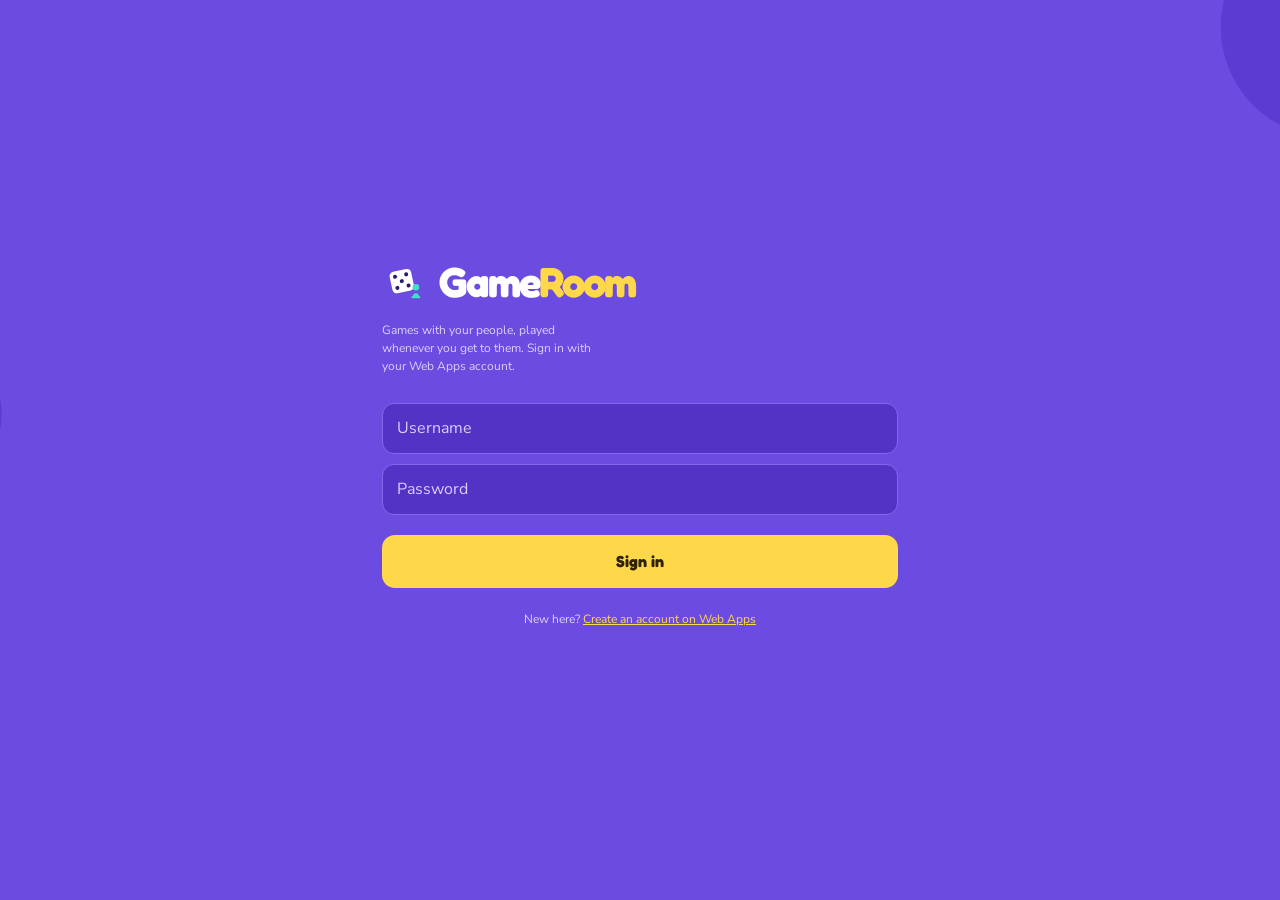
<file: take-five/index.html>
<!doctype html>
<html lang="en"><head><meta charset="utf-8"><meta name="viewport" content="width=device-width,initial-scale=1">
<title>Take Five is now GameRoom</title>
<meta http-equiv="refresh" content="0; url=../gameroom/">
<script>location.replace('../gameroom/' + location.hash);</script>
<style>body{margin:0;min-height:100vh;display:grid;place-items:center;background:#6C4CE0;color:#fff;font:600 17px system-ui,sans-serif;text-align:center;padding:24px}a{color:#FFD84A}</style>
</head><body><p>Take Five is now part of <a href="../gameroom/">GameRoom</a>.</p></body></html>
</file>
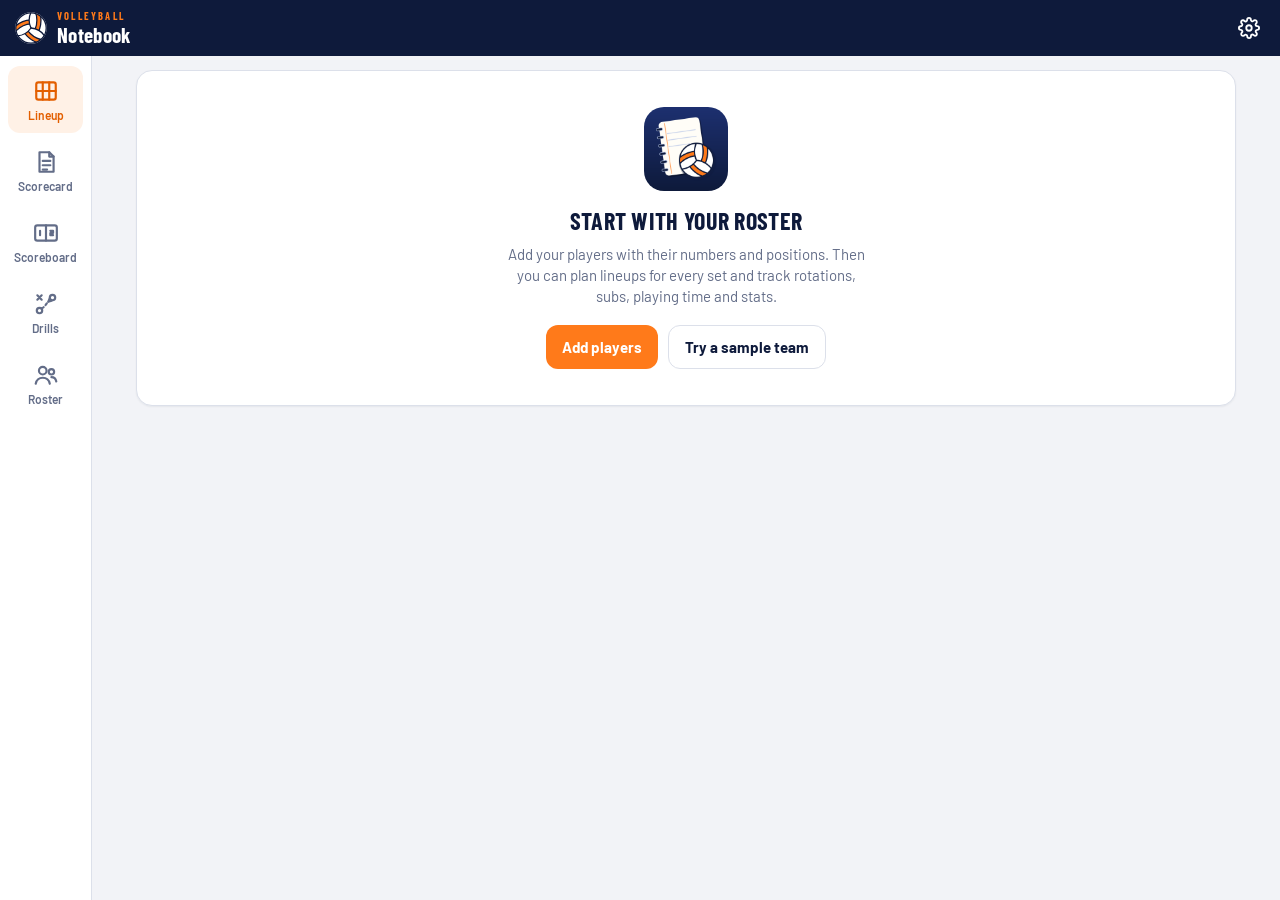
<file: volleyball/index.html>
<!doctype html>
<html lang="en">
<head>
<meta charset="utf-8">
<meta name="viewport" content="width=device-width, initial-scale=1, viewport-fit=cover">
<title>Volleyball Notebook</title>
<meta name="description" content="A volleyball coach's notebook: roster, lineups for every set, rotations, subs, playing time, stats, a scorecard, a scoreboard and animated drills.">
<meta name="application-name" content="Volleyball Notebook">
<meta name="apple-mobile-web-app-title" content="VB Notebook">
<meta name="apple-mobile-web-app-capable" content="yes">
<meta name="mobile-web-app-capable" content="yes">
<meta name="apple-mobile-web-app-status-bar-style" content="black-translucent">
<meta name="theme-color" content="#0E1A3B">
<link rel="apple-touch-icon" sizes="180x180" href="apple-touch-icon.png">
<link rel="apple-touch-icon" sizes="167x167" href="apple-touch-icon-167.png">
<link rel="apple-touch-icon" sizes="152x152" href="apple-touch-icon-152.png">
<link rel="icon" type="image/png" sizes="32x32" href="icon-32.png">
<link rel="icon" type="image/png" sizes="192x192" href="icon-192.png">
<link rel="manifest" href="manifest.webmanifest">
<link rel="preconnect" href="https://fonts.googleapis.com">
<link rel="stylesheet" href="https://fonts.googleapis.com/css2?family=Barlow+Condensed:wght@500;600;700;800&family=Barlow:wght@400;500;600;700&display=swap">
<style>
*,*::before,*::after{box-sizing:border-box}
:root{
  --navy:#0E1A3B; --navy2:#1A2B5E; --orange:#FF7A1A; --orange2:#E35F00; --blue:#2F7BFF;
  --bg:#F2F3F7; --card:#FFFFFF; --ink:#0E1A3B; --muted:#636D88; --line:#DCE0EA; --soft:#EEF0F6;
  --court:#EDA25E; --court2:#E08E45; --ok:#1E9E6A; --warn:#E8A317; --bad:#D6453D;
  --us:var(--orange); --them:var(--blue);
  --head:"Barlow Condensed","Arial Narrow",system-ui,sans-serif;
  --body:"Barlow",system-ui,-apple-system,sans-serif;
  --st:env(safe-area-inset-top,0px); --sb:env(safe-area-inset-bottom,0px);
}
html,body{margin:0;height:100%}
body{font:15px/1.4 var(--body);color:var(--ink);background:var(--bg);-webkit-text-size-adjust:100%;-webkit-tap-highlight-color:transparent;overscroll-behavior-y:none}
button{font:inherit;color:inherit;border:0;background:none;cursor:pointer;padding:0}
input,select,textarea{font:inherit;color:inherit}
a{color:var(--orange2)}
[hidden]{display:none!important}
#app{min-height:100%;display:flex;flex-direction:column}

/* Top bar */
.top{position:sticky;top:0;z-index:20;background:var(--navy);color:#fff;padding:calc(var(--st) + 9px) 12px 9px 14px;display:flex;align-items:center;gap:8px}
.brand{display:flex;align-items:center;gap:9px;flex:none}
.brand .logo{width:34px;height:34px;flex:none}
.brand .bt{display:flex;flex-direction:column;line-height:1}
.brand .bt small{font:700 10.5px/1 var(--head);letter-spacing:2.2px;color:var(--orange);text-transform:uppercase}
.brand .bt span{font:700 21px/1 var(--head);letter-spacing:.3px;margin-top:2px}
.top .sp{flex:1}
.gd{display:flex;align-items:center;gap:6px;background:rgba(255,255,255,.1);border-radius:999px;padding:7px 12px;font-weight:600;font-size:14px;max-width:44vw;white-space:nowrap;overflow:hidden;text-overflow:ellipsis}
.gd small{opacity:.7;font-weight:500}
.gear{width:38px;height:38px;border-radius:50%;display:flex;align-items:center;justify-content:center;flex:none}
.gear.on{background:rgba(255,255,255,.16)}
.gear svg{width:22px;height:22px}

main{flex:1;padding:14px 14px calc(84px + var(--sb));max-width:1100px;width:100%;margin:0 auto}

/* Bottom nav */
nav.tabs{position:fixed;left:0;right:0;bottom:0;z-index:30;background:#fff;border-top:1px solid var(--line);display:flex;padding:6px 4px calc(6px + var(--sb))}
nav.tabs button{flex:1;display:flex;flex-direction:column;align-items:center;gap:2px;padding:6px 0;font:600 11.5px/1 var(--body);color:var(--muted);border-radius:12px;min-width:0}
nav.tabs button svg{width:24px;height:24px}
nav.tabs button.on{color:var(--orange2)}


/* Common */
h2{font:700 24px/1.1 var(--head);text-transform:uppercase;letter-spacing:.3px;margin:4px 0 10px}
h3{font:700 18px/1.1 var(--head);text-transform:uppercase;letter-spacing:.3px;margin:0 0 8px}
.muted{color:var(--muted)}
.card{background:var(--card);border-radius:16px;padding:14px;box-shadow:0 1px 2px rgba(14,26,59,.06);border:1px solid var(--line)}
.card + .card{margin-top:12px}
.row{display:flex;align-items:center;gap:8px}
.wrap{flex-wrap:wrap}
.btn{display:inline-flex;align-items:center;justify-content:center;gap:6px;min-height:44px;padding:0 16px;border-radius:12px;font-weight:700;background:var(--soft);color:var(--ink);text-decoration:none}
.btn.pri{background:var(--orange);color:#fff}
.btn.dark{background:var(--navy);color:#fff}
.btn.ghost{background:transparent;border:1.5px solid var(--line)}
.btn.bad{background:#FBE6E4;color:var(--bad)}
.btn.sm{min-height:34px;padding:0 12px;font-size:14px;border-radius:10px}
.btn.wide{width:100%}
.btn:disabled{opacity:.45}
.pill{display:inline-flex;align-items:center;gap:4px;padding:3px 9px;border-radius:999px;font:700 12px/1.2 var(--body);background:var(--soft);color:var(--muted);white-space:nowrap}
.pill.ok{background:#DDF3EA;color:#137551}
.pill.part{background:#FFF0CF;color:#8A5B00}
.pill.live{background:#FFE5D3;color:var(--orange2)}
.pill.done{background:var(--navy);color:#fff}
.chips{display:flex;gap:6px;overflow-x:auto;padding:2px 0 10px;scrollbar-width:none;margin:0 -14px;padding-left:14px;padding-right:14px}
.chips::-webkit-scrollbar{display:none}
.chip{flex:none;min-height:38px;padding:0 14px;border-radius:999px;background:#fff;border:1.5px solid var(--line);font-weight:700;font-size:14px;display:inline-flex;align-items:center;gap:6px}
.chip.on{background:var(--navy);border-color:var(--navy);color:#fff}
.chip .dot{width:7px;height:7px;border-radius:50%;background:var(--orange)}
.chip.alt{border-style:dashed}
.empty{text-align:center;padding:36px 18px}
.empty img{width:84px;height:84px;border-radius:20px;margin-bottom:8px}
.empty p{color:var(--muted);max-width:360px;margin:6px auto 18px}
.num{display:inline-flex;align-items:center;justify-content:center;min-width:34px;height:34px;padding:0 6px;border-radius:10px;background:var(--navy);color:#fff;font:700 18px/1 var(--head)}
.num.o{background:var(--orange)}
.lbl{font:600 12px/1 var(--body);text-transform:uppercase;letter-spacing:.6px;color:var(--muted)}
.field{display:flex;flex-direction:column;gap:6px;margin-bottom:12px}
.field input,.field select,.field textarea{min-height:46px;border:1.5px solid var(--line);border-radius:12px;padding:0 12px;background:#fff;font-size:16px;width:100%}
.field textarea{padding:10px 12px;min-height:70px;resize:vertical}
.seg{display:flex;background:var(--soft);border-radius:12px;padding:3px}
.seg button{flex:1;min-height:38px;border-radius:9px;font-weight:700;font-size:14px;color:var(--muted);padding:0 6px}
.seg button.on{background:#fff;color:var(--ink);box-shadow:0 1px 2px rgba(0,0,0,.1)}
.grid2{display:grid;grid-template-columns:1fr 1fr;gap:10px}

/* Court (lineup) */
.court{position:relative;background:linear-gradient(var(--court),var(--court2));border-radius:14px;padding:14px 10px 12px;border:3px solid #fff;box-shadow:0 0 0 1px var(--line), inset 0 0 0 2px rgba(255,255,255,.35);max-width:520px;margin:0 auto}
.net{height:10px;margin:-14px -10px 12px;background:repeating-linear-gradient(90deg,#fff 0 2px,transparent 2px 8px),var(--navy);border-radius:10px 10px 0 0;position:relative}
.net::after{content:"NET";position:absolute;right:8px;top:-1px;font:700 9px/12px var(--head);color:#fff;letter-spacing:1px;background:var(--navy);padding:0 4px}
.atk{position:absolute;left:0;right:0;top:calc(50% + 2px);border-top:2px dashed rgba(255,255,255,.75)}
.cgrid{display:grid;grid-template-columns:repeat(3,1fr);gap:10px;position:relative}
.spot{position:relative;background:rgba(255,255,255,.92);border-radius:14px;min-height:98px;padding:10px 6px 8px;display:flex;flex-direction:column;align-items:center;justify-content:center;gap:3px;text-align:center;box-shadow:0 2px 0 rgba(14,26,59,.15)}
.spot .pos{position:absolute;top:6px;left:8px;font:700 12px/1 var(--head);color:var(--muted)}
.spot .slot{position:absolute;top:6px;right:8px;font:700 11px/1 var(--head);color:var(--muted);letter-spacing:.5px}
.spot .jn{font:800 32px/1 var(--head);color:var(--navy)}
.spot .nm{font-weight:700;font-size:13px;line-height:1.15;max-width:100%;overflow:hidden;text-overflow:ellipsis;white-space:nowrap}
.spot .rl{font-size:11px;color:var(--muted);font-weight:600}
.spot.empty-s{background:rgba(255,255,255,.45);border:2px dashed rgba(255,255,255,.95);box-shadow:none;color:#fff;font-weight:700}
.spot.empty-s .pos{color:#fff}
.spot.srv{box-shadow:0 0 0 3px var(--orange),0 2px 0 rgba(14,26,59,.15)}
.spot .ball{position:absolute;bottom:-9px;right:-6px;width:24px;height:24px}
.spot.lib{background:#E9F1FF}
.spot.lib .jn{color:var(--blue)}
.spot .tm{position:absolute;bottom:6px;left:8px;font:700 11px/1 var(--head);color:var(--muted)}
.court.mini{padding:10px 6px 8px;border-width:2px}
.court.mini .net{margin:-10px -6px 8px;height:7px}
.court.mini .net::after{display:none}
.court.mini .cgrid{gap:6px}
.court.mini .spot{min-height:58px;padding:6px 3px;border-radius:10px}
.court.mini .spot .jn{font-size:22px}
.court.mini .spot .nm{font-size:11px}
.court.mini .spot .pos{font-size:10px;top:4px;left:5px}
.court.mini .spot .slot,.court.mini .spot .rl{display:none}

/* Live strip */
.strip{display:flex;align-items:stretch;gap:8px;margin-bottom:12px}
.tbox{flex:1;border-radius:14px;padding:10px 12px;color:#fff;display:flex;align-items:center;justify-content:space-between;gap:8px;position:relative;min-width:0}
.tbox.us{background:var(--us)} .tbox.them{background:var(--them)}
.tbox .tn{font:700 15px/1.1 var(--head);text-transform:uppercase;letter-spacing:.4px;white-space:nowrap;overflow:hidden;text-overflow:ellipsis}
.tbox .sc{font:800 44px/1 var(--head)}
.tbox .sv{font:600 11px/1 var(--body);opacity:.9;display:flex;align-items:center;gap:4px;margin-top:4px}
.tbox .sv svg{width:14px;height:14px}
.ctl{display:grid;grid-template-columns:1fr 1fr;gap:8px;margin:12px auto 0;max-width:520px}
.ctl .btn{min-height:54px;font-size:16px}
.ctl .btn.us{background:var(--us);color:#fff}
.ctl .btn.them{background:var(--them);color:#fff}
.meta{display:flex;gap:8px;justify-content:center;flex-wrap:wrap;margin:10px 0}
.bench{display:flex;gap:6px;flex-wrap:wrap}
.bp{display:flex;align-items:center;gap:6px;background:#fff;border:1px solid var(--line);border-radius:12px;padding:5px 10px 5px 5px;font-weight:600;font-size:14px}
.bp .num{min-width:28px;height:28px;font-size:15px;border-radius:8px;background:var(--muted)}
.banner{background:#FFF0CF;color:#6B4600;border-radius:12px;padding:10px 12px;font-weight:600;display:flex;align-items:center;gap:10px;margin-bottom:12px}
.banner .btn{margin-left:auto}
.banner.info{background:#E9F1FF;color:#123E8C}

.layout{display:grid;gap:14px}
@media (min-width:820px){
  .layout.two{grid-template-columns:minmax(0,1.25fr) minmax(0,1fr);align-items:start}
  .plan{grid-template-columns:repeat(3,1fr)!important}
  .dlist{grid-template-columns:repeat(3,1fr)!important}
}
.plan{display:grid;grid-template-columns:1fr;gap:12px}
.plan .card{padding:12px;margin:0}
@media (min-width:560px) and (max-width:819px){.plan,.dlist{grid-template-columns:repeat(2,1fr)!important}}

/* Tables */
.tbl{width:100%;border-collapse:collapse;font-size:14px}
.tbl th{font:600 11px/1.1 var(--body);text-transform:uppercase;letter-spacing:.4px;color:var(--muted);text-align:left;padding:8px 6px;border-bottom:1px solid var(--line);vertical-align:bottom}
.tbl td{padding:8px 6px;border-bottom:1px solid var(--soft);vertical-align:middle}
.tbl td.c,.tbl th.c{text-align:center}
.tbl .sm{font-size:12px;color:var(--muted)}
.scroll{overflow-x:auto;-webkit-overflow-scrolling:touch}
.tiles{display:grid;grid-template-columns:repeat(2,1fr);gap:8px}
@media (min-width:560px){.tiles{grid-template-columns:repeat(4,1fr)}}
.tile{background:var(--soft);border-radius:12px;padding:10px 12px}
.tile b{display:block;font:800 28px/1 var(--head)}
.tile span{font-size:12px;color:var(--muted);font-weight:600}
.tile em{font-style:normal;font-size:12px;color:var(--muted);display:block;margin-top:2px}
.bar{height:8px;border-radius:4px;background:var(--soft);overflow:hidden;min-width:60px}
.bar i{display:block;height:100%;background:var(--ok)}
.pm{font:700 15px var(--head)}
.pm.up{color:var(--ok)} .pm.dn{color:var(--bad)}
.tile b .pm{font-size:inherit}

/* Roster */
.plist{display:flex;flex-direction:column}
.prow{display:flex;align-items:center;gap:12px;padding:10px 4px;border-bottom:1px solid var(--soft);text-align:left;width:100%}
.prow:last-child{border-bottom:0}
.prow .nm{font-weight:700;flex:1}
.prow .num{min-width:40px;height:40px;font-size:20px;border-radius:12px}

/* Scoresheet */
.ss{background:#FFFDF7;border:1.5px solid #CFC8B5;border-radius:12px;padding:10px;font-family:var(--head)}
.ssh{display:flex;align-items:center;gap:10px;margin-bottom:8px;flex-wrap:wrap}
.ssh .tag{width:28px;height:28px;border-radius:50%;color:#fff;font:800 15px/28px var(--head);text-align:center}
.ssh .tn{font:800 18px/1 var(--head);text-transform:uppercase;letter-spacing:.4px}
.ssh .big{margin-left:auto;font:800 30px/1 var(--head)}
.sg{width:100%;border-collapse:collapse;table-layout:fixed}
.sg th,.sg td{border:1px solid #CFC8B5;text-align:center;padding:3px 2px;vertical-align:top}
.sg th{font:700 13px/1.4 var(--head);background:#F3EEDF}
.sg td.rh{font:600 10px/1.2 var(--body);text-transform:uppercase;color:#6D6650;background:#F8F5EA;width:56px;vertical-align:middle;letter-spacing:.3px}
.sg .st{font:800 22px/1.2 var(--head)}
.sg .st.cur{color:var(--orange2);text-decoration:underline;text-underline-offset:3px}
.sg .sb{display:block;font:600 13px/1.25 var(--head);color:#333}
.sg .sb i{font-style:normal;color:#8B8470;font-size:11px}
.sg .tb{display:block;margin:2px auto;min-width:30px;border:1.5px solid #9C9580;border-radius:4px;font:700 14px/20px var(--head)}
.sg .tb.open{border-style:dashed;color:var(--orange2);border-color:var(--orange)}
.runs{display:grid;grid-template-columns:repeat(15,1fr);gap:2px;margin-top:8px}
.runs span{font:700 13px/22px var(--head);text-align:center;color:#8B8470;position:relative;border-radius:4px}
.runs span.x{color:var(--ink)}
.runs span.x::after{content:"";position:absolute;left:18%;right:18%;top:50%;border-top:2px solid currentColor;transform:rotate(-55deg)}
.runs span.last{box-shadow:0 0 0 1.5px var(--ink);border-radius:50%}
.ssf{display:flex;gap:14px;flex-wrap:wrap;margin-top:8px;font:600 13px/1.3 var(--body);color:#555}
.ssf b{font-family:var(--head);font-size:15px;color:var(--ink)}
.tob{display:inline-block;min-width:44px;border:1.5px solid #9C9580;border-radius:4px;text-align:center;font:700 13px/20px var(--head);margin-left:4px}
.sclog{font:500 13px/1.5 var(--body);max-height:220px;overflow:auto}
.oppin{display:grid;grid-template-columns:repeat(6,1fr);gap:6px}
.oppin label{display:flex;flex-direction:column;align-items:center;gap:4px;font:700 13px var(--head)}
.oppin input{width:100%;min-height:44px;text-align:center;border:1.5px solid var(--line);border-radius:10px;font:700 20px var(--head)}

/* Scoreboard */
.sbwrap{position:fixed;left:0;right:0;top:0;bottom:calc(63px + var(--sb));display:flex;flex-direction:column;background:#000;z-index:10}
.sbt{display:flex;flex:1;min-height:0}
.half{flex:1;position:relative;display:flex;flex-direction:column;align-items:center;justify-content:center;color:#fff;user-select:none;-webkit-user-select:none;touch-action:manipulation;overflow:hidden}
.half.h{background:var(--orange)} .half.a{background:var(--blue)}
.half .nmb{position:absolute;top:calc(var(--st) + 14px);left:0;right:0;text-align:center;font:800 clamp(22px,4.5vw,44px)/1 var(--head);text-transform:uppercase;letter-spacing:1px;padding:0 54px;white-space:nowrap;overflow:hidden;text-overflow:ellipsis}
.half .pts{font:800 clamp(120px,30vw,340px)/.85 var(--head);font-variant-numeric:tabular-nums;letter-spacing:-4px}
.half .sets{display:flex;gap:8px;margin-top:16px}
.half .sets i{width:16px;height:16px;border-radius:50%;border:2.5px solid #fff;display:block}
.half .sets i.f{background:#fff}
.half .minus{position:absolute;bottom:14px;width:56px;height:56px;border-radius:50%;background:rgba(0,0,0,.18);font:800 34px/1 var(--head);display:flex;align-items:center;justify-content:center}
.half.h .minus{left:14px} .half.a .minus{right:14px}
.half .srv{position:absolute;top:calc(var(--st) + 12px);width:40px;height:40px}
.half.h .srv{left:10px} .half.a .srv{right:10px}
.half .edit{position:absolute;bottom:20px;font:600 13px var(--body);opacity:.85;background:rgba(0,0,0,.15);padding:8px 12px;border-radius:999px}
.half.h .edit{right:14px} .half.a .edit{left:14px}
.sbbar{display:flex;gap:8px;justify-content:center;padding:8px;background:#0b0b0b}
.sbbar .btn{background:#222;color:#fff;min-height:40px}

/* Drills */
.dlist{display:grid;grid-template-columns:1fr;gap:12px}
.dcard{display:flex;width:100%;text-align:left;background:#fff;border:1px solid var(--line);border-radius:16px;overflow:hidden;box-shadow:0 1px 2px rgba(14,26,59,.06)}
.dcard .thumb{background:#2E4A8A;width:118px;flex:none;display:flex;align-items:center}
.dcard .thumb svg{width:100%;height:auto;display:block}
.dcard .dt{flex:1;min-width:0}
.dcard .dt{padding:10px 12px 12px}
.dcard .dt b{font:700 19px/1.1 var(--head);text-transform:uppercase;letter-spacing:.3px;display:block}
.dcard .dt p{margin:4px 0 0;color:var(--muted);font-size:13.5px;line-height:1.35;display:-webkit-box;-webkit-line-clamp:3;-webkit-box-orient:vertical;overflow:hidden}
.dfield{background:#2E4A8A;border-radius:16px;overflow:hidden;touch-action:none;max-width:560px;margin:0 auto;position:relative}
.dfield svg{display:block;width:100%;height:auto;max-height:calc(100vh - 300px);user-select:none;-webkit-user-select:none}
.dnote{min-height:48px;background:#fff;border:1px solid var(--line);border-radius:12px;padding:10px 12px;font-weight:600;margin:10px auto 0;max-width:560px;display:flex;gap:10px;align-items:flex-start}
.dnote .sn{flex:none;font:800 13px/22px var(--head);background:var(--navy);color:#fff;border-radius:6px;padding:0 7px;letter-spacing:.4px}
.dctl{display:flex;gap:8px;justify-content:center;align-items:center;margin:10px auto 0;max-width:560px}
.dctl .btn{min-width:52px}
.dctl .play{min-width:110px}
.steps{display:flex;gap:6px;overflow-x:auto;padding:2px 0 8px;scrollbar-width:none}
.steps::-webkit-scrollbar{display:none}
.tools{display:flex;gap:6px;flex-wrap:wrap}
.tok{cursor:grab}
.tok.sel circle.r,.tok.sel rect.r,.tok.sel path.r{stroke:#FFD23F;stroke-width:.14}
.legend{display:flex;gap:12px;flex-wrap:wrap;font-size:12px;color:var(--muted);font-weight:600;margin-top:8px;justify-content:center}
.legend i{display:inline-block;width:12px;height:12px;border-radius:50%;vertical-align:-2px;margin-right:4px}

/* Sheet */
.scrim{position:fixed;inset:0;background:rgba(14,26,59,.45);z-index:50;display:flex;align-items:flex-end;justify-content:center;animation:fade .15s}
.sheet{background:#fff;width:100%;max-width:560px;max-height:88vh;overflow:auto;border-radius:20px 20px 0 0;padding:8px 16px calc(18px + var(--sb));animation:up .2s ease-out}
@media (min-width:700px){.scrim{align-items:center}.sheet{border-radius:20px}}
.grab{width:40px;height:5px;border-radius:3px;background:var(--line);margin:4px auto 12px}
.sheet .opt{display:flex;align-items:center;gap:12px;width:100%;padding:10px 6px;border-bottom:1px solid var(--soft);text-align:left;font-weight:600}
.sheet .opt:last-child{border-bottom:0}
.sheet .opt .sub{margin-left:auto;font-size:12px;color:var(--muted);font-weight:600}
@keyframes up{from{transform:translateY(30px);opacity:0}}
@keyframes fade{from{opacity:0}}
.toast{position:fixed;left:50%;bottom:calc(84px + var(--sb));transform:translateX(-50%);background:var(--navy);color:#fff;padding:10px 16px;border-radius:12px;font-weight:600;z-index:60;box-shadow:0 6px 20px rgba(0,0,0,.2);animation:up .2s;max-width:90vw;text-align:center}
.stat{display:grid;grid-template-columns:repeat(3,1fr);gap:8px;margin:10px 0}
.stat div{background:var(--soft);border-radius:12px;padding:8px;text-align:center}
.stat b{display:block;font:800 24px/1 var(--head)}
.stat span{font-size:11px;color:var(--muted);font-weight:600;text-transform:uppercase}
.dctl [aria-pressed="true"]{background:#FFF1E6;border-color:var(--orange);color:var(--orange2)}
.dctl [aria-pressed="false"]{color:var(--muted)}
.selbar{display:flex;align-items:center;gap:8px;flex-wrap:wrap}
.onlist{display:flex;flex-wrap:wrap;gap:6px;margin-top:6px}
.onchip{display:inline-flex;align-items:center;border:1.5px solid var(--line);border-radius:999px;background:#fff;overflow:hidden}
.onchip button{padding:6px 4px 6px 12px;font-weight:600;font-size:13.5px}
.onchip button.x{padding:6px 10px 6px 6px;color:var(--muted);font-size:13px}
.onchip.on{border-color:#FFD23F;box-shadow:0 0 0 2px #FFE58A}
.ibtn{width:38px;height:38px;border-radius:10px;display:inline-flex;align-items:center;justify-content:center}
.ibtn:active{background:var(--soft)}
.pill.sw{background:#E9F1FF;color:#123E8C}
.dcard{cursor:pointer}
.dcard.shared{border-color:#FFB37A;box-shadow:inset 4px 0 0 var(--orange),0 1px 2px rgba(14,26,59,.06)}
.helpbtn{width:30px;height:30px;border-radius:50%;background:var(--navy);color:#fff;font:800 17px/30px var(--head);text-align:center;flex:none;margin-left:6px}
.tourdim{position:fixed;inset:0;z-index:80}
.tourhole{position:fixed;z-index:81;border-radius:14px;box-shadow:0 0 0 3px var(--orange),0 0 0 9999px rgba(8,14,34,.62);pointer-events:none;transition:all .25s ease}
.tourcard{position:fixed;z-index:82;width:min(360px,calc(100vw - 24px));background:#fff;border-radius:16px;padding:14px 16px 12px;box-shadow:0 14px 40px rgba(0,0,0,.35);transition:top .25s ease,left .25s ease}
.tourcard h3{margin:0 0 6px}
.tourcard p{margin:0 0 12px;font-size:15px;line-height:1.45}
.tourcard .tn{font:700 12px var(--body);color:var(--muted);letter-spacing:.4px}
.tourcard .dots{display:flex;gap:4px;margin-right:auto;flex-wrap:wrap;max-width:140px}
.tourcard .dots i{width:6px;height:6px;border-radius:50%;background:var(--line)}
.tourcard .dots i.on{background:var(--orange)}
.qg{margin:0;padding-left:20px;line-height:1.5}
.qg li{margin-bottom:8px}
.rolebar{display:flex;align-items:center;gap:8px;background:#E9F1FF;color:#123E8C;border-radius:12px;padding:8px 12px;font-size:13.5px;margin-bottom:12px}
.rolebar svg{width:18px;height:18px;flex:none}
.err{color:var(--bad);font-weight:600;font-size:14px;min-height:20px}
.acct{display:flex;align-items:center;gap:10px;background:var(--soft);border-radius:12px;padding:10px 12px;margin-bottom:10px}
.acct .av{width:36px;height:36px;border-radius:50%;overflow:hidden;flex:none}
/* Side rail on iPad and larger */
@media (min-width:700px){
  nav.tabs{top:0;right:auto;width:92px;flex-direction:column;justify-content:flex-start;gap:4px;border-top:0;border-right:1px solid var(--line);padding:calc(var(--st) + 66px) 8px calc(12px + var(--sb))}
  nav.tabs button{flex:none;padding:12px 0;font-size:12px;gap:5px}
  nav.tabs button.on{background:#FFF1E6}
  nav.tabs button svg{width:26px;height:26px}
  .top{margin-left:0;z-index:35}
  main{padding-left:calc(92px + 20px);padding-right:20px;padding-bottom:calc(24px + var(--sb));max-width:none}
  main>*{max-width:1100px;margin-left:auto;margin-right:auto}
  .sbwrap{left:92px;bottom:0}
  .toast{bottom:calc(24px + var(--sb));left:calc(50% + 46px)}
  .chips{margin:0;padding-left:0;padding-right:0}
}

</style>
</head>
<body>
<div id="app">
  <header class="top">
    <div class="brand"><svg class="logo" viewBox="-54 -54 108 108" aria-hidden="true"><defs><clipPath id="slg0"><path d="M0 0 A58 58 0 0 1 0.00 -50.00 A50 50 0 0 1 43.30 25.00 A58 58 0 0 0 0 0 Z"/></clipPath><clipPath id="slg1"><path d="M0 0 A58 58 0 0 1 43.30 25.00 A50 50 0 0 1 -43.30 25.00 A58 58 0 0 0 0 0 Z"/></clipPath><clipPath id="slg2"><path d="M0 0 A58 58 0 0 1 -43.30 25.00 A50 50 0 0 1 0.00 -50.00 A58 58 0 0 0 0 0 Z"/></clipPath><clipPath id="balllg"><circle r="49"/></clipPath></defs><circle r="50" fill="#fff"/><g clip-path="url(#balllg)"><circle cx="-52.34" cy="-25.00" r="77.5" fill="none" stroke="#FF7A1A" stroke-width="13" clip-path="url(#slg0)"/><circle cx="47.82" cy="-32.82" r="77.5" fill="none" stroke="#FF7A1A" stroke-width="13" clip-path="url(#slg1)"/><circle cx="4.52" cy="57.82" r="77.5" fill="none" stroke="#FF7A1A" stroke-width="13" clip-path="url(#slg2)"/><g fill="none" stroke="#0E1A3B" stroke-width="4" stroke-linecap="round"><path d="M0 0 A58 58 0 0 1 0.00 -50.00"/><path d="M0 0 A58 58 0 0 1 43.30 25.00"/><path d="M0 0 A58 58 0 0 1 -43.30 25.00"/><circle cx="-52.34" cy="-25.00" r="71" clip-path="url(#slg0)"/><circle cx="-52.34" cy="-25.00" r="84" clip-path="url(#slg0)"/><circle cx="47.82" cy="-32.82" r="71" clip-path="url(#slg1)"/><circle cx="47.82" cy="-32.82" r="84" clip-path="url(#slg1)"/><circle cx="4.52" cy="57.82" r="71" clip-path="url(#slg2)"/><circle cx="4.52" cy="57.82" r="84" clip-path="url(#slg2)"/></g></g><circle r="48.3" fill="none" stroke="#0E1A3B" stroke-width="4"/></svg><div class="bt"><small>Volleyball</small><span>Notebook</span></div></div>
    <div class="sp"></div>
    <button class="gd" id="gdBtn" data-act="games" hidden></button>
    <button class="gear" id="gearBtn" data-act="tab" data-tab="settings" aria-label="Settings"><svg viewBox="0 0 24 24" fill="none" stroke="currentColor" stroke-width="2" stroke-linecap="round" stroke-linejoin="round"><circle cx="12" cy="12" r="3"/><path d="M19.4 15a1.7 1.7 0 0 0 .3 1.8l.1.1a2 2 0 1 1-2.8 2.8l-.1-.1a1.7 1.7 0 0 0-1.8-.3 1.7 1.7 0 0 0-1 1.5V21a2 2 0 1 1-4 0v-.1a1.7 1.7 0 0 0-1.1-1.5 1.7 1.7 0 0 0-1.8.3l-.1.1a2 2 0 1 1-2.8-2.8l.1-.1a1.7 1.7 0 0 0 .3-1.8 1.7 1.7 0 0 0-1.5-1H3a2 2 0 1 1 0-4h.1a1.7 1.7 0 0 0 1.5-1.1 1.7 1.7 0 0 0-.3-1.8l-.1-.1a2 2 0 1 1 2.8-2.8l.1.1a1.7 1.7 0 0 0 1.8.3H9a1.7 1.7 0 0 0 1-1.5V3a2 2 0 1 1 4 0v.1a1.7 1.7 0 0 0 1 1.5 1.7 1.7 0 0 0 1.8-.3l.1-.1a2 2 0 1 1 2.8 2.8l-.1.1a1.7 1.7 0 0 0-.3 1.8V9a1.7 1.7 0 0 0 1.5 1H21a2 2 0 1 1 0 4h-.1a1.7 1.7 0 0 0-1.5 1z"/></svg></button>
  </header>
  <main id="main"></main>
  <nav class="tabs" id="tabs">
    <button data-act="tab" data-tab="game"><svg viewBox="0 0 24 24" fill="none" stroke="currentColor" stroke-width="2" stroke-linecap="round" stroke-linejoin="round"><rect x="3" y="4" width="18" height="16" rx="2"/><path d="M3 12h18M9 4v16M15 4v16"/></svg>Lineup</button>
    <button data-act="tab" data-tab="sheet"><svg viewBox="0 0 24 24" fill="none" stroke="currentColor" stroke-width="2" stroke-linecap="round" stroke-linejoin="round"><path d="M6 3h9l4 4v14H6z"/><path d="M15 3v4h4M9 11h7M9 15h7M9 19h4"/></svg>Scorecard</button>
    <button data-act="tab" data-tab="board"><svg viewBox="0 0 24 24" fill="none" stroke="currentColor" stroke-width="2" stroke-linecap="round" stroke-linejoin="round"><rect x="2" y="5" width="20" height="14" rx="2"/><path d="M12 5v14M6.5 10v4M16 10h2.5v2H16v2h2.5"/></svg>Scoreboard</button>
    <button data-act="tab" data-tab="drills"><svg viewBox="0 0 24 24" fill="none" stroke="currentColor" stroke-width="2" stroke-linecap="round" stroke-linejoin="round"><circle cx="6" cy="18" r="2.5"/><circle cx="18" cy="6" r="2.5"/><path d="M8 16c3-1 4-4 6-6" stroke-dasharray="2 2.6"/><path d="M14 10l1.4-3.2M14 10l3.2-1"/><path d="M4 4l4 4M8 4L4 8"/></svg>Drills</button>
    <button data-act="tab" data-tab="roster"><svg viewBox="0 0 24 24" fill="none" stroke="currentColor" stroke-width="2" stroke-linecap="round" stroke-linejoin="round"><circle cx="9" cy="8" r="3.5"/><path d="M2.5 20c.8-3.6 3.4-5.5 6.5-5.5s5.7 1.9 6.5 5.5"/><circle cx="17" cy="9" r="2.5"/><path d="M17 14c2.3 0 4 1.4 4.5 4"/></svg>Roster</button>
  </nav>
</div>
<script src="../shared/config.js"></script>
<script src="../shared/vendor/supabase.js"></script>
<script src="../shared/account.js"></script>
<script>
(function(){
'use strict';
const APP='volleyball';
const DEVICE_KEY='vbnotebook.v1', MODE_KEY='vbnotebook.saveTo', ACCT_KEY='vbnotebook.acct.', LOCAL_KEY='vbnotebook.local.';
const POSITIONS=['OH','MH','S','OPP','L','DS'];
const POSNAME={OH:'Outside',MH:'Middle',S:'Setter',OPP:'Opposite',L:'Libero',DS:'Defensive'};
const ROMAN=['I','II','III','IV','V','VI'];
const LEVELS={
  ms:{name:'Middle school',sets:3,pts:25,decider:15,subs:18,tos:2,note:'Most middle school leagues play high school (NFHS) rules: best of 3, the third set to 15, 18 subs a set and 2 timeouts. Leagues can change these, so check yours.'},
  hs:{name:'High school (NFHS)',sets:5,pts:25,decider:15,subs:18,tos:2,note:'Best of 5 with the fifth set to 15, 18 subs a set and 2 timeouts. Libero swaps don\'t count as subs.'},
  club:{name:'Club (USA Volleyball)',sets:3,pts:25,decider:15,subs:12,tos:2,note:'12 subs a set. Many club events play best of 3 with the third set to 15.'},
  college:{name:'College (NCAA)',sets:5,pts:25,decider:15,subs:15,tos:2,note:'Best of 5, 15 subs a set.'},
  intl:{name:'International (FIVB)',sets:5,pts:25,decider:15,subs:6,tos:2,note:'Only 6 subs a set.'},
  custom:{name:'Custom',note:'Set your own numbers below.'}
};
const BALL='<svg class="ball" viewBox="-54 -54 108 108"><defs><clipPath id="ssv0"><path d="M0 0 A58 58 0 0 1 0.00 -50.00 A50 50 0 0 1 43.30 25.00 A58 58 0 0 0 0 0 Z"/></clipPath><clipPath id="ssv1"><path d="M0 0 A58 58 0 0 1 43.30 25.00 A50 50 0 0 1 -43.30 25.00 A58 58 0 0 0 0 0 Z"/></clipPath><clipPath id="ssv2"><path d="M0 0 A58 58 0 0 1 -43.30 25.00 A50 50 0 0 1 0.00 -50.00 A58 58 0 0 0 0 0 Z"/></clipPath><clipPath id="ballsv"><circle r="49"/></clipPath></defs><circle r="50" fill="#fff"/><g clip-path="url(#ballsv)"><circle cx="-52.34" cy="-25.00" r="77.5" fill="none" stroke="#FF7A1A" stroke-width="13" clip-path="url(#ssv0)"/><circle cx="47.82" cy="-32.82" r="77.5" fill="none" stroke="#FF7A1A" stroke-width="13" clip-path="url(#ssv1)"/><circle cx="4.52" cy="57.82" r="77.5" fill="none" stroke="#FF7A1A" stroke-width="13" clip-path="url(#ssv2)"/><g fill="none" stroke="#0E1A3B" stroke-width="5" stroke-linecap="round"><path d="M0 0 A58 58 0 0 1 0.00 -50.00"/><path d="M0 0 A58 58 0 0 1 43.30 25.00"/><path d="M0 0 A58 58 0 0 1 -43.30 25.00"/><circle cx="-52.34" cy="-25.00" r="71" clip-path="url(#ssv0)"/><circle cx="-52.34" cy="-25.00" r="84" clip-path="url(#ssv0)"/><circle cx="47.82" cy="-32.82" r="71" clip-path="url(#ssv1)"/><circle cx="47.82" cy="-32.82" r="84" clip-path="url(#ssv1)"/><circle cx="4.52" cy="57.82" r="71" clip-path="url(#ssv2)"/><circle cx="4.52" cy="57.82" r="84" clip-path="url(#ssv2)"/></g></g><circle r="48.3" fill="none" stroke="#0E1A3B" stroke-width="5"/></svg>';
const BALLW='<svg viewBox="-54 -54 108 108"><defs><clipPath id="ssw0"><path d="M0 0 A58 58 0 0 1 0.00 -50.00 A50 50 0 0 1 43.30 25.00 A58 58 0 0 0 0 0 Z"/></clipPath><clipPath id="ssw1"><path d="M0 0 A58 58 0 0 1 43.30 25.00 A50 50 0 0 1 -43.30 25.00 A58 58 0 0 0 0 0 Z"/></clipPath><clipPath id="ssw2"><path d="M0 0 A58 58 0 0 1 -43.30 25.00 A50 50 0 0 1 0.00 -50.00 A58 58 0 0 0 0 0 Z"/></clipPath><clipPath id="ballsw"><circle r="49"/></clipPath></defs><circle r="50" fill="#fff"/><g clip-path="url(#ballsw)"><circle cx="-52.34" cy="-25.00" r="77.5" fill="none" stroke="#FF7A1A" stroke-width="13" clip-path="url(#ssw0)"/><circle cx="47.82" cy="-32.82" r="77.5" fill="none" stroke="#FF7A1A" stroke-width="13" clip-path="url(#ssw1)"/><circle cx="4.52" cy="57.82" r="77.5" fill="none" stroke="#FF7A1A" stroke-width="13" clip-path="url(#ssw2)"/><g fill="none" stroke="#0E1A3B" stroke-width="5" stroke-linecap="round"><path d="M0 0 A58 58 0 0 1 0.00 -50.00"/><path d="M0 0 A58 58 0 0 1 43.30 25.00"/><path d="M0 0 A58 58 0 0 1 -43.30 25.00"/><circle cx="-52.34" cy="-25.00" r="71" clip-path="url(#ssw0)"/><circle cx="-52.34" cy="-25.00" r="84" clip-path="url(#ssw0)"/><circle cx="47.82" cy="-32.82" r="71" clip-path="url(#ssw1)"/><circle cx="47.82" cy="-32.82" r="84" clip-path="url(#ssw1)"/><circle cx="4.52" cy="57.82" r="71" clip-path="url(#ssw2)"/><circle cx="4.52" cy="57.82" r="84" clip-path="url(#ssw2)"/></g></g><circle r="48.3" fill="none" stroke="#0E1A3B" stroke-width="5"/></svg>';

/* ================= state ================= */
const uid=()=>Math.random().toString(36).slice(2,10);
const RULES0={level:'ms',sets:3,pts:25,decider:15,playAll:false,subs:18,tos:2,measure:'points'};
function blankTeam(name){return {id:uid(),name:name||'Our Team',players:[],games:[],cur:null,settings:Object.assign({},RULES0)}}
function blank(){const t=blankTeam();return {v:1,teams:[t],teamId:t.id,drills:[],favDrills:[],ui:{tab:'game',view:'plan',set:0,stat:'all',dfocus:'All',rview:'players',rsort:'num',player:null},
  board:{home:'Home',away:'Away',h:0,a:0,hs:0,as:0,serve:'h',swap:false,hist:[]}}}
// Each team keeps its own roster, game days and rules. S.players, S.games, S.cur, S.team and S.settings point at the current team.
function norm(s){
  const b=blank();if(!s||s.v!==1)return attach(b);
  const o=Object.assign({},b,s,{ui:Object.assign(b.ui,s.ui||{}),board:Object.assign(b.board,s.board||{})});
  if(!Array.isArray(s.teams)||!s.teams.length){   // before teams existed: one roster at the top level
    const t=blankTeam((s.team&&s.team.name)||'Our Team');t.players=s.players||[];t.games=s.games||[];t.cur=s.cur||null;Object.assign(t.settings,s.settings||{});
    o.teams=[t];o.teamId=t.id}
  ['players','games','cur','team','settings'].forEach(k=>delete o[k]);
  o.teams.forEach(t=>{t.settings=Object.assign({},RULES0,t.settings||{});if(t.settings.subLimit){delete t.settings.subLimit}
    ['players','games'].forEach(k=>{if(!Array.isArray(t[k]))t[k]=[]});if(!t.cur&&t.games.length)t.cur=t.games[t.games.length-1].id;if(!t.name)t.name='Our Team'});
  if(!o.teams.some(t=>t.id===o.teamId))o.teamId=o.teams[0].id;
  if(!Array.isArray(o.drills))o.drills=[];if(!Array.isArray(o.favDrills))o.favDrills=[];
  return attach(o)}
function attach(o){const T=()=>o.teams.find(t=>t.id===o.teamId)||o.teams[0];
  const prop=(k,get,set)=>Object.defineProperty(o,k,{get,set,enumerable:false,configurable:true});
  prop('players',()=>T().players,v=>{T().players=v});prop('games',()=>T().games,v=>{T().games=v});prop('cur',()=>T().cur,v=>{T().cur=v});
  prop('team',()=>T(),()=>{});prop('settings',()=>T().settings,v=>{T().settings=v});return o}
const lsGet=k=>{try{return JSON.parse(localStorage.getItem(k))}catch(e){return null}};
const lsSet=(k,v)=>{try{if(v==null)localStorage.removeItem(k);else localStorage.setItem(k,JSON.stringify(v))}catch(e){}};
const hasData=s=>!!s&&((s.players&&s.players.length)||(s.games&&s.games.length)||(s.drills&&s.drills.length)||(Array.isArray(s.teams)&&s.teams.some(t=>(t.players&&t.players.length)||(t.games&&t.games.length))));
let S=norm(lsGet(DEVICE_KEY));
let saveTo='device';try{if(localStorage.getItem(MODE_KEY)==='account')saveTo='account'}catch(e){}
let ME=null, syncState='', saveTimer=null, saving=null;
const WA=window.WebApps||null;
const onAccount=()=>saveTo==='account'&&!!ME;
const store={
  async load(){if(WA.mode==='supabase'){const r=await WA.client.from('volleyball_state').select('state').eq('user_id',ME.id).maybeSingle();if(r.error)throw r.error;return r.data?r.data.state:null}return lsGet(LOCAL_KEY+ME.id)},
  async put(st){if(WA.mode==='supabase'){const r=await WA.client.from('volleyball_state').upsert({user_id:ME.id,state:st,updated_at:new Date().toISOString()});if(r.error)throw r.error;return}lsSet(LOCAL_KEY+ME.id,st)}
};
function save(){
  if(DEMO)return;
  if(onAccount()){lsSet(ACCT_KEY+ME.id,S);clearTimeout(saveTimer);syncState='saving';saveTimer=setTimeout(pushState,700);if(S.team&&S.team.cloud)queueCloud()}
  else lsSet(DEVICE_KEY,S);
}
const personal=st=>{const o=JSON.parse(JSON.stringify(st));o.teams=(o.teams||[]).filter(t=>!t.cloud);return o};
async function pushState(){clearTimeout(saveTimer);saveTimer=null;if(!onAccount())return;const snap=personal(S);
  const run=async()=>{try{await store.put(snap);syncState='saved';}catch(e){syncState='error';toast("Couldn't save to your account. It will try again on your next change.")}if(S.ui.tab==='settings')render()};
  saving=(saving||Promise.resolve()).then(run);return saving}
document.addEventListener('visibilitychange',()=>{if(document.visibilityState==='hidden'&&saveTimer)pushState()});
async function startAccount(){
  if(!WA||!WA.me){ME=null;S=norm(lsGet(DEVICE_KEY));render();return}
  const me=WA.me;ME={id:me.id,username:me.username,name:me.display_name};
  try{const apps=await WA.apps();const a=apps.find(x=>x.slug===APP);if(a&&!a.status)await WA.join(APP)}catch(e){}
  if(saveTo!=='account'){render();return}
  const cached=lsGet(ACCT_KEY+ME.id);S=norm(cached);syncState='';
  try{const st=await store.load();
    if(st&&(hasData(st)||Array.isArray(st.teams))){S=norm(st);syncState='saved'}
    else{const dev=lsGet(DEVICE_KEY);if(hasData(dev)&&!hasData(cached)){S=norm(dev);lsSet(ACCT_KEY+ME.id,S);await pushState();toast("Copied this device's notebook into your account")}else if(hasData(cached)){await pushState()}else syncState='saved'}
  }catch(e){syncState='offline';toast('Offline. Showing your last saved notebook.')}
  await loadCloud(true);await refreshDrills();
  lsSet(ACCT_KEY+ME.id,S);render();
}

/* ================= shared teams =================
   A shared team lives in volleyball_teams (everything but live scoring) and volleyball_sets (each set's scoring),
   so a scorekeeper can score without touching the roster. Roles: owner, coach, scorekeeper, viewer. */
const LIVE_KEYS=['first','opp','started','ended','ev','startedAt','endedAt'];
const roleOf=t=>t&&t.cloud?t.role:'owner';
const canEdit=t=>['owner','coach'].includes(roleOf(t||S.team));
const canScore=t=>['owner','coach','scorekeeper'].includes(roleOf(t||S.team));
const canShare=t=>['owner','coach'].includes(roleOf(t||S.team));
const ROLE_NAME={owner:'Owner',coach:'Coach',scorekeeper:'Scorekeeper',viewer:'Viewer'};
function canon(v){if(Array.isArray(v))return '['+v.map(canon).join(',')+']';if(v&&typeof v==='object')return '{'+Object.keys(v).filter(k=>v[k]!==undefined).sort().map(k=>JSON.stringify(k)+':'+canon(v[k])).join(',')+'}';return JSON.stringify(v===undefined?null:v)}
function splitTeam(t){
  const sets={};const games=t.games.map(g=>({id:g.id,date:g.date,opp:g.opp,sets:g.sets.map((x,i)=>{const live={};LIVE_KEYS.forEach(k=>{if(x[k]!==undefined)live[k]=x[k]});sets[g.id+'|'+i]=live;return {lineup:x.lineup,libero:x.libero}})}));
  return {struct:{name:t.name,players:t.players,games,settings:t.settings},sets}}
function joinTeam(struct,rows,prev){
  const t=Object.assign(blankTeam(struct.name),{name:struct.name||'Team',players:struct.players||[],settings:Object.assign({},RULES0,struct.settings||{})});
  t.games=(struct.games||[]).map(g=>({id:g.id,date:g.date,opp:g.opp,sets:(g.sets||[]).map((x,i)=>Object.assign(newSet(),{lineup:x.lineup||[null,null,null,null,null,null],libero:x.libero||null},(rows&&rows[g.id+'|'+i])||{}))}));
  t.cur=prev&&prev.cur&&t.games.some(g=>g.id===prev.cur)?prev.cur:(t.games.length?t.games[t.games.length-1].id:null);
  return t}
const CL={};   // what the server has, per shared team, to send only what changed
function snapshot(t,structData,rows){const c=CL[t.id]={struct:canon(structData),sets:{}};
  t.games.forEach(g=>g.sets.forEach((x,i)=>{const k=g.id+'|'+i;c.sets[k]=canon(rows&&rows[k]?rows[k]:splitTeam({games:[{id:g.id,sets:[x]}],players:[],settings:{}}).sets[g.id+'|0'])}))}

const CLOUD={
  ok(){return !!(WA&&ME&&saveTo==='account')},
  sb(){return WA.mode==='supabase'},
  async list(){
    if(this.sb()){const c=WA.client;
      const t=await c.from('volleyball_teams').select('id,owner,name,data');if(t.error)throw t.error;if(!t.data.length)return [];
      const ids=t.data.map(x=>x.id);
      const [m,st]=await Promise.all([c.from('volleyball_team_members').select('team_id,role').eq('user_id',ME.id),c.from('volleyball_sets').select('team_id,game_id,idx,data').in('team_id',ids)]);
      if(m.error)throw m.error;if(st.error)throw st.error;
      return t.data.map(r=>({id:r.id,owner:r.owner,name:r.name,data:r.data,role:r.owner===ME.id?'owner':((m.data.find(x=>x.team_id===r.id)||{}).role||'viewer'),
        sets:Object.fromEntries(st.data.filter(x=>x.team_id===r.id).map(x=>[x.game_id+'|'+x.idx,x.data]))}))}
    const d=LDB.get();return Object.values(d.teams).filter(t=>LDB.role(d,t.id)).map(t=>({id:t.id,owner:t.owner,name:t.name,data:t.data,role:LDB.role(d,t.id),sets:Object.assign({},d.sets[t.id]||{})}))},
  async create(name,data){
    if(this.sb()){const r=await WA.client.from('volleyball_teams').insert({owner:ME.id,name,data}).select('id').single();if(r.error)throw r.error;return r.data.id}
    const d=LDB.get();const id=crypto.randomUUID?crypto.randomUUID():uid()+uid();d.teams[id]={id,owner:ME.id,name,data};d.sets[id]={};d.members[id]={};LDB.put(d);return id},
  async putTeam(id,name,data){
    if(this.sb()){const r=await WA.client.from('volleyball_teams').update({name,data}).eq('id',id).select('id');if(r.error)throw r.error;if(!r.data.length)throw new Error('Only coaches can change this team.');return}
    const d=LDB.get();if(!['owner','coach'].includes(LDB.role(d,id)))throw new Error('Only coaches can change this team.');Object.assign(d.teams[id],{name,data});LDB.put(d)},
  async putSet(id,key,data){const [game_id,idx]=key.split('|');
    if(this.sb()){const r=await WA.client.from('volleyball_sets').upsert({team_id:id,game_id,idx:+idx,data});if(r.error)throw r.error;return}
    const d=LDB.get();if(!['owner','coach','scorekeeper'].includes(LDB.role(d,id)))throw new Error("You can't score for this team.");(d.sets[id]=d.sets[id]||{})[key]=data;LDB.put(d)},
  async share(id,username,role){
    if(this.sb()){const r=await WA.client.rpc('volleyball_share',{p_team:id,p_username:username,p_role:role});if(r.error)throw new Error(r.error.message);return r.data}
    const d=LDB.get();const r=LDB.role(d,id);if(!['owner','coach'].includes(r))throw new Error("Only the team's owner or a coach can share it.");
    if(r==='coach'&&role==='coach')throw new Error("Only the team's owner can add coaches.");
    const u=String(username).trim().toLowerCase().replace(/^@/,'');const a=(await WA.admin.accounts()).find(x=>x.username===u);if(!a)throw new Error("There's no account with that username.");
    if(a.id===d.teams[id].owner)throw new Error("That's the team's owner.");const cur=(d.members[id]||{})[a.id];if(r==='coach'&&cur==='coach')throw new Error("Only the team's owner can change a coach.");
    (d.members[id]=d.members[id]||{})[a.id]=role;LDB.put(d);return {user_id:a.id,username:a.username,display_name:a.display_name,role}},
  async unshare(id,user){
    if(this.sb()){const r=await WA.client.rpc('volleyball_unshare',{p_team:id,p_user:user});if(r.error)throw new Error(r.error.message);return}
    const d=LDB.get();const r=LDB.role(d,id);const cur=(d.members[id]||{})[user];if(!cur)return;
    if(!(user===ME.id||r==='owner'||(r==='coach'&&['scorekeeper','viewer'].includes(cur))))throw new Error("You can't remove that person.");delete d.members[id][user];LDB.put(d)},
  async members(id){
    if(this.sb()){const r=await WA.client.rpc('volleyball_members',{p_team:id});if(r.error)throw new Error(r.error.message);return r.data}
    const d=LDB.get();const acc=await WA.admin.accounts();const by=uid=>acc.find(a=>a.id===uid)||{username:'?'};const t=d.teams[id];
    return [{user_id:t.owner,username:by(t.owner).username,display_name:by(t.owner).display_name,role:'owner'}].concat(Object.entries(d.members[id]||{}).map(([u,r])=>({user_id:u,username:by(u).username,display_name:by(u).display_name,role:r})))},
  async publishDrill(d){const data=JSON.parse(JSON.stringify(d));delete data.cloudId;delete data.id;
    if(this.sb()){const r=await WA.client.from('volleyball_drills').upsert({id:d.cloudId,owner:ME.id,data});if(r.error)throw r.error;return}
    const db=LDB.get();db.drills=db.drills||{};db.drills[d.cloudId]={owner:ME.id,data,updated_at:Date.now()};LDB.put(db)},
  async shareDrill(cid,username){
    if(this.sb()){const r=await WA.client.rpc('volleyball_drill_share',{p_drill:cid,p_username:username});if(r.error)throw new Error(r.error.message);return r.data}
    const db=LDB.get();const u=String(username).trim().toLowerCase().replace(/^@/,'');const a=(await WA.admin.accounts()).find(x=>x.username===u);
    if(!a)throw new Error("There's no account with that username.");if(a.id===ME.id)throw new Error("That's you.");
    db.dshares=db.dshares||{};(db.dshares[cid]=db.dshares[cid]||{})[a.id]=1;LDB.put(db);return {user_id:a.id,username:a.username,display_name:a.display_name}},
  async drillPeople(cid){
    if(this.sb()){const r=await WA.client.rpc('volleyball_drill_people',{p_drill:cid});if(r.error)throw new Error(r.error.message);return r.data}
    const db=LDB.get();const acc=await WA.admin.accounts();return Object.keys((db.dshares||{})[cid]||{}).map(u=>{const a=acc.find(x=>x.id===u)||{};return {user_id:u,username:a.username,display_name:a.display_name}})},
  async unshareDrill(cid,user){
    if(this.sb()){const r=await WA.client.from('volleyball_drill_shares').delete().eq('drill_id',cid).eq('user_id',user);if(r.error)throw r.error;return}
    const db=LDB.get();if(db.dshares&&db.dshares[cid])delete db.dshares[cid][user];LDB.put(db)},
  async sharedDrills(){
    if(this.sb()){const r=await WA.client.rpc('volleyball_shared_drills');if(r.error)throw r.error;return r.data}
    const db=LDB.get();const acc=await WA.admin.accounts();return Object.entries(db.dshares||{}).filter(([cid,m])=>m[ME.id]&&db.drills&&db.drills[cid]).map(([cid])=>{const d=db.drills[cid];const a=acc.find(x=>x.id===d.owner)||{};return {id:cid,data:d.data,owner_username:a.username,owner_name:a.display_name}})},
  async myShareCounts(){
    if(this.sb()){const r=await WA.client.from('volleyball_drill_shares').select('drill_id,user_id').neq('user_id',ME.id);if(r.error)throw r.error;const o={};r.data.forEach(x=>{o[x.drill_id]=(o[x.drill_id]||0)+1});return o}
    const db=LDB.get();const o={};Object.entries(db.dshares||{}).forEach(([cid,m])=>{if(db.drills&&db.drills[cid]&&db.drills[cid].owner===ME.id){const n=Object.keys(m).length;if(n)o[cid]=n}});return o},
  async delDrill(cid){
    if(this.sb()){const r=await WA.client.from('volleyball_drills').delete().eq('id',cid);if(r.error)throw r.error;return}
    const db=LDB.get();if(db.drills)delete db.drills[cid];if(db.dshares)delete db.dshares[cid];LDB.put(db)},
  async del(id){if(this.sb()){const r=await WA.client.from('volleyball_teams').delete().eq('id',id);if(r.error)throw r.error;return}
    const d=LDB.get();if(LDB.role(d,id)!=='owner')throw new Error('Only the owner can delete the team.');delete d.teams[id];delete d.sets[id];delete d.members[id];LDB.put(d)}
};
// Local test mode: shared teams live in this browser so two tabs can stand in for two people.
const LDB={K:'vbnotebook.cloud.v1',get(){return lsGet(this.K)||{teams:{},sets:{},members:{}}},put(d){lsSet(this.K,d)},
  role(d,id){const t=d.teams[id];if(!t||!ME)return null;if(t.owner===ME.id)return 'owner';return (d.members[id]||{})[ME.id]||null}};

let CH=null;
async function subscribeCloud(){
  if(CH){try{CH.unsubscribe?CH.unsubscribe():WA.client.removeChannel(CH)}catch(e){}CH=null}
  if(!CLOUD.ok())return;
  if(!CLOUD.sb()){if(!subscribeCloud.local){subscribeCloud.local=1;window.addEventListener('storage',e=>{if(e.key===LDB.K&&CLOUD.ok())Promise.all([loadCloud(),refreshDrills()]).then(()=>softRender())})}return}
  try{const c=WA.client;const ses=await c.auth.getSession();const tok=ses&&ses.data&&ses.data.session&&ses.data.session.access_token;if(tok)c.realtime.setAuth(tok);
    CH=c.channel('vb-'+ME.id+'-'+uid())
      .on('postgres_changes',{event:'*',schema:'public',table:'volleyball_teams'},p=>remoteTeam(p))
      .on('postgres_changes',{event:'*',schema:'public',table:'volleyball_sets'},p=>remoteSet(p))
      .on('postgres_changes',{event:'*',schema:'public',table:'volleyball_team_members'},()=>loadCloud().then(()=>softRender()))
      .subscribe(st=>{if(st==='SUBSCRIBED'&&subscribeCloud.lost){subscribeCloud.lost=0;loadCloud().then(()=>softRender())}if(st==='CHANNEL_ERROR'||st==='TIMED_OUT'||st==='CLOSED')subscribeCloud.lost=1})
  }catch(e){}
}
document.addEventListener('visibilitychange',()=>{if(document.visibilityState==='visible'&&CLOUD.ok()){Promise.all([S.teams.some(t=>t.cloud)?loadCloud():null,refreshDrills()]).then(()=>softRender())}});
function remoteTeam(p){if(DEMO)return;
  if(p.eventType==='DELETE'){const id=p.old&&p.old.id;if(id&&S.teams.some(t=>t.id===id&&t.cloud))loadCloud().then(()=>softRender());return}
  const r=p.new;if(!r)return;const t=S.teams.find(x=>x.id===r.id&&x.cloud);if(!t){loadCloud().then(()=>softRender());return}
  const c=CL[t.id];if(c&&c.struct===canon(r.data))return;
  const rows={};t.games.forEach(g=>g.sets.forEach((x,i)=>{const live={};LIVE_KEYS.forEach(k=>{if(x[k]!==undefined)live[k]=x[k]});rows[g.id+'|'+i]=live}));
  const nt=joinTeam(r.data,rows,t);Object.assign(t,{name:nt.name,players:nt.players,games:nt.games,settings:nt.settings,cur:nt.cur});
  if(c)c.struct=canon(r.data);else snapshot(t,r.data,rows);
  t.games.forEach(g=>g.sets.forEach((x,i)=>{const k=g.id+'|'+i;if(CL[t.id].sets[k]==null)CL[t.id].sets[k]=canon(rows[k]||{})}));
  cacheOnly();softRender()}
function remoteSet(p){if(DEMO)return;
  const r=p.new;if(!r||!r.team_id)return;const t=S.teams.find(x=>x.id===r.team_id&&x.cloud);if(!t)return;
  const k=r.game_id+'|'+r.idx;const c=CL[t.id]||(CL[t.id]={struct:'',sets:{}});if(c.sets[k]===canon(r.data))return;
  const g=t.games.find(x=>x.id===r.game_id);if(!g||!g.sets[r.idx]){loadCloud().then(()=>softRender());return}
  const x=g.sets[r.idx];LIVE_KEYS.forEach(kk=>{if(r.data[kk]!==undefined)x[kk]=r.data[kk]});c.sets[k]=canon(r.data);cacheOnly();softRender()}
function cacheOnly(){if(ME)lsSet(ACCT_KEY+ME.id,S)}
async function loadCloud(first){if(DEMO)return;
  if(!CLOUD.ok()){const had=S.teams.some(t=>t.cloud);S.teams=S.teams.filter(t=>!t.cloud);if(!S.teams.length)S.teams=[blankTeam()];if(had&&!S.teams.some(t=>t.id===S.teamId))S.teamId=S.teams[0].id;return}
  let rows;try{rows=await CLOUD.list()}catch(e){return}
  const pref=S.ui.teamPref||S.teamId;const keep=S.teams.filter(t=>!t.cloud);
  const shared=rows.map(r=>{const prev=S.teams.find(t=>t.id===r.id);const t=joinTeam(Object.assign({},r.data,{name:r.name||(r.data&&r.data.name)}),r.sets,prev);
    t.id=r.id;t.cloud=true;t.role=r.role;t.owner=r.owner;snapshot(t,r.data,r.sets);return t});
  const gone=S.teams.filter(t=>t.cloud&&!rows.some(r=>r.id===t.id));
  let list=keep.concat(shared);
  if(shared.length)list=list.filter(t=>t.cloud||t.players.length||t.games.length||t.name!=='Our Team'||list.filter(x=>!x.cloud).length>1);
  if(!list.length)list=[blankTeam()];
  S.teams=list;
  if(list.some(t=>t.id===pref))S.teamId=pref;else if(!list.some(t=>t.id===S.teamId))S.teamId=list[0].id;
  if(gone.some(t=>t.id===pref)&&!first)toast(`You're no longer on ${gone.find(t=>t.id===pref).name}.`);
  await subscribeCloud();
}
async function refreshDrills(){
  if(DEMO)return;if(!CLOUD.ok()){if(SHARED.length||Object.keys(MYSHARES).length){SHARED=[];MYSHARES={};return true}return false}
  try{const [rows,counts]=await Promise.all([CLOUD.sharedDrills(),CLOUD.myShareCounts()]);
    const next=rows.map(r=>Object.assign({},r.data,{id:'sh:'+r.id,cloudId:r.id,received:true,from:{username:r.owner_username,name:r.owner_name}}));
    const changed=canon(next)!==canon(SHARED)||canon(counts)!==canon(MYSHARES);SHARED=next;MYSHARES=counts;return changed}catch(e){return false}}
let cloudTimer=null,cloudChain=Promise.resolve(),cloudState='';
function queueCloud(){clearTimeout(cloudTimer);cloudState='saving';cloudTimer=setTimeout(()=>{cloudChain=cloudChain.then(cloudSync)},250)}
async function cloudSync(){
  const t=S.team;if(!t||!t.cloud||!CLOUD.ok())return;const sp=splitTeam(t);const c=CL[t.id]||(CL[t.id]={struct:'',sets:{}});
  try{
    const sj=canon(sp.struct);if(sj!==c.struct&&canEdit(t)){await CLOUD.putTeam(t.id,t.name,sp.struct);c.struct=sj}
    if(canScore(t))for(const k in sp.sets){const j=canon(sp.sets[k]);if(j!==c.sets[k]){await CLOUD.putSet(t.id,k,sp.sets[k]);c.sets[k]=j}}
    cloudState='saved';
  }catch(e){cloudState='error';toast(e.message&&/coach|score|owner/i.test(e.message)?e.message:"Couldn't save that change to the shared team. Check your connection.")}
}
let pendingRender=false;
function softRender(){const a=document.activeElement;if(a&&a.closest&&a.closest('#main')&&/INPUT|TEXTAREA|SELECT/.test(a.tagName)){pendingRender=true;return}render()}
document.addEventListener('focusout',()=>{if(pendingRender){pendingRender=false;setTimeout(()=>{if(!(document.activeElement&&/INPUT|TEXTAREA|SELECT/.test(document.activeElement.tagName)))render()},50)}});
async function makeShared(t){
  const sp=splitTeam(t);const id=await CLOUD.create(t.name,sp.struct);
  for(const k in sp.sets){const x=sp.sets[k];if(x.started||x.ev&&x.ev.length||(x.opp||[]).some(Boolean)||x.first==='them')await CLOUD.putSet(id,k,x)}
  const was=S.teamId===t.id;t.id=id;t.cloud=true;t.role='owner';t.owner=ME.id;snapshot(t,sp.struct,sp.sets);
  if(was){S.teamId=id;S.ui.teamPref=id}
  save();await subscribeCloud();return t}

/* ================= helpers ================= */
const esc=s=>String(s==null?'':s).replace(/[&<>"']/g,c=>({'&':'&amp;','<':'&lt;','>':'&gt;','"':'&quot;',"'":'&#39;'}[c]));
const $=s=>document.querySelector(s);
const P=id=>S.players.find(p=>p.id===id);
const G=()=>S.games.find(g=>g.id===S.cur)||null;
const newSet=()=>({lineup:[null,null,null,null,null,null],libero:null,opp:['','','','','',''],first:'us',started:false,ended:false,ev:[]});
const today=()=>{const d=new Date();return d.getFullYear()+'-'+String(d.getMonth()+1).padStart(2,'0')+'-'+String(d.getDate()).padStart(2,'0')};
const fmtDate=s=>{if(!s)return'';const [y,m,d]=s.split('-').map(Number);return new Date(y,m-1,d).toLocaleDateString('en-US',{month:'short',day:'numeric'})};
const byNum=(a,b)=>(+a.num||999)-(+b.num||999)||a.name.localeCompare(b.name);
const short=p=>p?(p.name.split(' ')[0]):'';
const pct=(a,b)=>b?Math.round(100*a/b)+'%':'–';
function num(id){const p=P(id);return p?'#'+p.num+' '+short(p):'?'}

/* ================= replay: everything about a set comes from its event list ================= */
// Slots I-VI are the starting-lineup columns. Rotation r: position p holds slot (r+p-1)%6.
const slotAt=(p,r)=>(r+p-1)%6;
const posOf=(slot,r)=>((slot-r)%6+6)%6+1;
function replay(set){
  const R={sc:{us:0,them:0},serve:set.first,r:{us:0,them:0},slots:{us:set.lineup.slice(),them:set.opp.slice()},
    lib:{},subs:{us:0,them:0},subLog:{us:[],them:[]},tos:{us:[],them:[]},terms:{us:[],them:[]},term:null,
    run:{us:[],them:[]},pt:{},rallies:0,log:[],
    rot:Array.from({length:6},()=>({w:0,l:0,rw:0,rl:0,sw:0,sl:0})),
    tm:{srv:0,srvW:0,rcv:0,rcvW:0,oSrv:0,oSrvW:0,best:{us:0,them:0},cur:{w:null,n:0}}};
  const mark=id=>R.pt[id]||(R.pt[id]={rallies:0,rots:0,started:false,left:false,ins:0,outs:0,on:false,srv:0,srvW:0,terms:0,pm:0,won:0});
  const scoreStr=t=>t==='us'?R.sc.us+'-'+R.sc.them:R.sc.them+'-'+R.sc.us;
  const onCourt=()=>R.slots.us.filter(Boolean);
  const startTerm=t=>{R.term={team:t,slot:R.r[t]%6,from:R.sc[t]};if(t==='us'){const id=R.slots.us[R.r.us%6];if(id)mark(id).terms++}};
  const endTerm=()=>{if(R.term){R.terms[R.term.team].push({slot:R.term.slot,score:R.sc[R.term.team],pts:R.sc[R.term.team]-R.term.from});R.term=null}};
  const libCheck=()=>{for(const k of Object.keys(R.lib)){const s=+k;const p=posOf(s,R.r.us);if(p>=2&&p<=4){const back=R.lib[k];const l=R.slots.us[s];R.slots.us[s]=back;delete R.lib[k];mark(back).rots++;R.log.push({t:'lib',auto:true,txt:`Libero ${num(l)} out, ${num(back)} back in (front row)`});}}};
  const rotate=t=>{R.r[t]++;if(t==='us'){onCourt().forEach(id=>mark(id).rots++);libCheck()}};
  if(!set.started) return R;
  set.lineup.forEach(id=>{if(id){const m=mark(id);m.started=true;m.rots=1}});
  startTerm(set.first);
  for(const e of set.ev){
    if(e.t==='pt'){
      const w=e.w, serving=R.serve, ri=R.r.us%6, rs=R.rot[ri];
      R.rallies++;onCourt().forEach(id=>{const m=mark(id);m.rallies++;m.pm+=w==='us'?1:-1;if(w==='us')m.won++});
      if(w==='us')rs.w++;else rs.l++;
      if(serving==='us'){R.tm.srv++;rs.sw+=w==='us'?1:0;rs.sl+=w==='us'?0:1;const sid=R.slots.us[ri];if(sid){const m=mark(sid);m.srv++;if(w==='us')m.srvW++}if(w==='us')R.tm.srvW++}
      else{R.tm.rcv++;R.tm.oSrv++;if(w==='us'){R.tm.rcvW++;rs.rw++}else{R.tm.oSrvW++;rs.rl++}}
      const c=R.tm.cur;if(c.w===w)c.n++;else{c.w=w;c.n=1}R.tm.best[w]=Math.max(R.tm.best[w],c.n);
      R.sc[w]++;R.run[w].push({n:R.sc[w],served:w===serving});
      if(w!==serving){endTerm();R.serve=w;rotate(w);startTerm(w);R.log.push({t:'pt',w,txt:`${w==='us'?'We':'They'} side out · ${R.sc.us}-${R.sc.them}`});}
      else R.log.push({t:'pt',w,txt:`${w==='us'?'We':'They'} score on serve · ${R.sc.us}-${R.sc.them}`});
    }else if(e.t==='rot'){
      const t=e.team||'us';const same=R.term&&R.term.team===t;if(same)endTerm();rotate(t);if(same)startTerm(t);R.log.push({t:'rot',txt:'Rotated'});
    }else if(e.t==='sub'){
      const team=e.team,out=R.slots[team][e.slot];
      if(team==='us'){
        if(e.lib){
          if(e.in===set.libero&&out!==set.libero){R.lib[e.slot]=out;R.slots.us[e.slot]=e.in;mark(e.in).rots++;R.log.push({t:'lib',txt:`Libero ${num(e.in)} in for ${num(out)}`});}
          else if(out===set.libero&&R.lib[e.slot]){const back=R.lib[e.slot];R.slots.us[e.slot]=back;delete R.lib[e.slot];mark(back).rots++;R.log.push({t:'lib',txt:`Libero out, ${num(back)} back in`});}
          continue;
        }
        if(R.lib[e.slot]) delete R.lib[e.slot];
        R.slots.us[e.slot]=e.in;R.subs.us++;
        const mo=mark(out);mo.left=true;mo.outs++;const mi=mark(e.in);mi.ins++;mi.rots++;
        R.subLog.us.push({slot:e.slot,out,in:e.in,score:scoreStr('us')});
        R.log.push({t:'sub',txt:`Sub: ${num(e.in)} in for ${num(out)} · ${R.sc.us}-${R.sc.them}`});
      }else{
        R.slots.them[e.slot]=e.in;R.subs.them++;
        R.subLog.them.push({slot:e.slot,out,in:e.in,score:scoreStr('them')});
        R.log.push({t:'sub',txt:`They sub #${e.in} for #${out||'?'}`});
      }
    }else if(e.t==='to'){
      R.tos[e.team].push(scoreStr(e.team));R.log.push({t:'to',txt:`Timeout ${e.team==='us'?S.team.name:'them'} · ${R.sc.us}-${R.sc.them}`});
    }
  }
  if(set.ended) endTerm();
  for(const id of onCourt()) mark(id).on=true;
  for(const id in R.pt){const m=R.pt[id];m.full=set.ended&&m.started&&!m.left;m.played=m.rallies>0||m.started||m.ins>0||m.on}
  return R;
}
function target(g,i){const st=S.settings;const n=g.sets.length;return (n>=3&&n%2===1&&i===n-1)?st.decider:st.pts}
function setWon(R,t){const a=R.sc.us,b=R.sc.them;if(Math.max(a,b)>=t&&Math.abs(a-b)>=2)return a>b?'us':'them';return null}
function gameRecord(g){let w=0,l=0;g.sets.forEach(s=>{if(s.ended){const R=replay(s);if(R.sc.us>R.sc.them)w++;else if(R.sc.them>R.sc.us)l++;}});
  const need=Math.floor(g.sets.length/2)+1;const over=g.sets.length>1&&(w>=need||l>=need);return {w,l,over}}
// a set that won't be played: the match is decided and the rules only play the last set when needed
const notNeeded=(g,i)=>{const s=g.sets[i];if(s.started||S.settings.playAll)return false;return gameRecord(g).over}

/* ================= render ================= */
const LOGO='<img src="icon-512.png" alt="">';
function render(){
  if(DR.raf){cancelAnimationFrame(DR.raf);DR.raf=0}
  const t=S.ui.tab;
  document.querySelectorAll('#tabs button').forEach(b=>b.classList.toggle('on',b.dataset.tab===t));
  $('#gearBtn').classList.toggle('on',t==='settings');
  const g=G();const gb=$('#gdBtn');
  if((t==='game'||t==='sheet')&&S.players.length){gb.hidden=false;gb.innerHTML=g?`vs ${esc(g.opp)} <small>${esc(fmtDate(g.date))}</small> ▾`:'Game days ▾'}else gb.hidden=true;
  document.querySelector('.top').hidden=(t==='board');
  const m=$('#main');
  const rb=S.team.cloud&&['game','sheet','roster'].includes(t)?`<div class="rolebar"><svg viewBox="0 0 24 24" fill="none" stroke="currentColor" stroke-width="2" stroke-linecap="round"><circle cx="9" cy="8" r="3.2"/><path d="M3 19c.7-3.2 3.1-5 6-5s5.3 1.8 6 5"/><path d="M16 4.5a3 3 0 0 1 0 6M18 14c1.7.6 2.8 2.2 3.2 4.5"/></svg><span><b>${esc(S.team.name)}</b> is shared · you're ${roleOf(S.team)==='owner'?'the owner':roleOf(S.team)==='coach'?'a coach':roleOf(S.team)==='scorekeeper'?'the scorekeeper':'a viewer'}</span>${cloudState==='error'?'<span class="pill part" style="margin-left:auto">Not saved</span>':''}</div>`:'';
  m.innerHTML=rb+(t==='game'?viewGame():t==='sheet'?viewSheet():t==='board'?viewBoard():t==='drills'?viewDrills():t==='settings'?viewSettings():viewRoster());
  m.style.padding=t==='board'?'0':'';
  if(t==='drills')afterDrills();
}

function emptyRoster(){return `<div class="card empty">${LOGO}<h2>Start with your roster</h2><p>Add your players with their numbers and positions. Then you can plan lineups for every set and track rotations, subs, playing time and stats.</p>
  ${canEdit()?`<div class="row" style="justify-content:center;gap:10px;flex-wrap:wrap"><button class="btn pri" data-act="tab" data-tab="roster">Add players</button><button class="btn ghost" data-act="sample">Try a sample team</button></div>`:'<p class="muted">A coach needs to add the players first.</p>'}</div>`}
function noGame(){return `<div class="card empty">${LOGO}<h2>No game day yet</h2><p>Make a game day for a match or scrimmage. Each one has its own sets, lineups, scorecard, playing time and stats.</p>${canEdit()?'<button class="btn pri" data-act="newGame">New game day</button>':'<p class="muted">A coach sets up game days.</p>'}</div>`}

function setChips(g,cur,extra){
  return `<div class="chips">${extra?`<button class="chip ${cur==='plan'?'on':''}" data-act="view" data-v="plan">All sets</button><button class="chip alt ${cur==='time'?'on':''}" data-act="view" data-v="time">Playing time</button><button class="chip alt ${cur==='stats'?'on':''}" data-act="view" data-v="stats">Stats</button>`:''}${g.sets.map((s,i)=>{
    const R=s.started?replay(s):null;const st=s.ended?` ${R.sc.us}-${R.sc.them}`:'';
    return `<button class="chip ${cur===i?'on':''}" data-act="pickSet" data-i="${i}">${s.started&&!s.ended?'<span class="dot"></span>':''}Set ${i+1}${st}</button>`}).join('')}
    ${g.sets.length<5&&canEdit()?`<button class="chip" data-act="addSet" aria-label="Add a set">+</button>`:''}
</div>`;
}

function viewGame(){
  if(!S.players.length) return emptyRoster();
  const g=G(); if(!g) return noGame();
  const v=S.ui.view;
  if(v==='plan') return setChips(g,'plan',true)+viewPlan(g);
  if(v==='time') return setChips(g,'time',true)+viewTime(g);
  if(v==='stats') return setChips(g,'stats',true)+viewStats(g);
  const i=Math.min(S.ui.set,g.sets.length-1);const s=g.sets[i];
  return setChips(g,i,true)+(s.started?viewLive(g,s,i):viewEdit(g,s,i));
}

function court(slots,r,o){
  o=o||{};const order=[4,3,2,5,6,1];
  return `<div class="court ${o.mini?'mini':''}"><div class="net"></div><div class="atk"></div><div class="cgrid">${order.map(p=>{
    const s=slotAt(p,r);const id=slots[s];const pl=id?P(id):null;
    const act=o.act?`data-act="${o.act}" data-slot="${s}"`:'';
    const tag=o.act?'button':'div';
    if(!pl) return `<${tag} class="spot empty-s" ${act}><span class="pos">${p}</span>${o.mini?'—':'+ Player'}</${tag}>`;
    const isL=o.libero&&id===o.libero;const m=o.R&&o.R.pt[id];
    const tm=m?(S.settings.measure==='rotations'?m.rots+' rot':m.rallies+' pts'):'';
    return `<${tag} class="spot ${p===1&&o.serving?'srv':''} ${isL?'lib':''}" ${act}><span class="pos">${p}</span><span class="slot">${ROMAN[s]}</span><span class="jn">${esc(pl.num)}</span><span class="nm">${esc(short(pl))}</span><span class="rl">${isL?'Libero':esc(POSNAME[pl.pos]||'')}</span>${m?`<span class="tm">${tm}</span>`:''}${p===1&&o.serving?BALL:''}</${tag}>`}).join('')}</div></div>`;
}

function viewPlan(g){const rec=gameRecord(g);
  return `${rec.over?`<div class="banner ${rec.w>rec.l?'':'info'}">${rec.w>rec.l?'Match won':'Match lost'} ${rec.w}–${rec.l}${S.settings.playAll&&g.sets.some(s=>!s.ended)?'. Your rules play every set, so keep going.':''}</div>`:''}<p class="muted" style="margin:0 0 10px">${canEdit()?'Your starting lineup for each set. Tap a set to change it or start it.':'The starting lineup for each set. Tap a set to see it'+(canScore()?' or start it.':'.')}</p><div class="plan">${g.sets.map((s,i)=>{
    const R=s.started?replay(s):null;const filled=s.lineup.filter(Boolean).length;
    const st=s.ended?`<span class="pill done">Final ${R.sc.us}-${R.sc.them}</span>`:notNeeded(g,i)?'<span class="pill">Not needed</span>':s.started?`<span class="pill live">Live ${R.sc.us}-${R.sc.them}</span>`:filled===6?'<span class="pill ok">Ready</span>':`<span class="pill">${filled}/6 set</span>`;
    const lib=s.libero?P(s.libero):null;
    return `<div class="card"><div class="row" style="margin-bottom:8px"><h3 style="margin:0">Set ${i+1}</h3><span class="muted" style="font-size:12px">to ${target(g,i)}</span><span style="margin-left:auto">${st}</span></div>
      <button data-act="pickSet" data-i="${i}" style="display:block;width:100%;${notNeeded(g,i)?'opacity:.45':''}">${court(s.lineup,0,{mini:true})}</button>
      <div class="row" style="margin-top:8px;font-size:13px"><span class="muted">${lib?'Libero #'+esc(lib.num)+' '+esc(short(lib)):'No libero'} · ${s.first==='us'?'We serve':'They serve'}</span></div></div>`}).join('')}</div>`;
}

function viewEdit(g,s,i){
  const filled=s.lineup.filter(Boolean).length;const r=S.ui.preview||0;
  const others=g.sets.map((x,j)=>j).filter(j=>j!==i&&g.sets[j].lineup.some(Boolean));
  return `<div class="layout two"><div>
    ${court(s.lineup,r,{act:canEdit()?'pickSpot':'',serving:s.first==='us',libero:s.libero})}
    <div class="row" style="justify-content:center;margin-top:10px;gap:8px">
      <button class="btn sm ghost" data-act="preview">↻ Preview rotation ${r%6+1}</button>
      ${r?`<button class="btn sm ghost" data-act="previewReset">Back to start</button>`:''}
    </div></div>
    <div class="card">
      <h3>Set ${i+1} lineup</h3>
      <p class="muted" style="margin:0 0 12px;font-size:14px">${canEdit()?'':'The coach sets the lineup. '}Tap a spot on the court to put a player there. Position 1 serves first.${r?' <b>Previewing rotation '+(r%6+1)+'</b>; tap a spot to edit the start.':''}</p>
      <div class="field"><span class="lbl">Libero</span><select data-act="setLibero" data-change="1" ${canEdit()?'':'disabled'}><option value="">None</option>${S.players.slice().sort(byNum).map(p=>`<option value="${p.id}" ${s.libero===p.id?'selected':''}>#${esc(p.num)} ${esc(p.name)}${p.pos==='L'?' (L)':''}</option>`).join('')}</select></div>
      <div class="field"><span class="lbl">First serve</span><div class="seg"><button class="${s.first==='us'?'on':''}" data-act="first" data-w="us">We serve</button><button class="${s.first==='them'?'on':''}" data-act="first" data-w="them">They serve</button></div></div>
      ${others.length&&canEdit()?`<div class="row wrap" style="margin-bottom:12px"><span class="lbl" style="margin-right:4px">Copy from</span>${others.map(j=>`<button class="btn sm" data-act="copySet" data-from="${j}">Set ${j+1}</button>`).join('')}</div>`:''}
      ${canScore()?`<button class="btn pri wide" data-act="startSet" ${filled<6?'disabled':''}>${filled<6?`Pick ${6-filled} more player${6-filled>1?'s':''}`:`Start Set ${i+1}`}</button>`:''}
      ${filled&&canEdit()?`<button class="btn ghost wide" style="margin-top:8px" data-act="clearLineup">Clear lineup</button>`:''}
    </div></div>`;
}

function viewLive(g,s,i){
  const R=replay(s);const tg=target(g,i);const won=!s.ended&&setWon(R,tg);
  const onIds=R.slots.us.filter(Boolean);
  const bench=S.players.filter(p=>!onIds.includes(p.id)).sort(byNum);
  const lim=S.settings.subs, tol=S.settings.tos;
  return `${won?`<div class="banner">${won==='us'?'We':'They'} reached ${tg}. <button class="btn sm dark" data-act="endSet">End set</button></div>`:''}
  <div class="layout two"><div>
    ${strip(R,g)}
    ${court(R.slots.us,R.r.us,{act:s.ended||!canScore()?'':'tapPlayer',serving:R.serve==='us',libero:s.libero,R})}
    ${s.ended||!canScore()?'':`<div class="ctl"><button class="btn us" data-act="pt" data-w="us">+1 ${esc(S.team.name)}</button><button class="btn them" data-act="pt" data-w="them">+1 ${esc(g.opp)}</button>
      <button class="btn dark" data-act="rotate">↻ Rotate</button><button class="btn ghost" data-act="undo" ${s.ev.length?'':'disabled'}>Undo</button></div>`}
    <div class="meta"><span class="pill ${R.subs.us>=lim?'part':''}">Subs ${R.subs.us} / ${lim>=99?'∞':lim}</span><span class="pill">Rotation ${R.r.us%6+1}</span><span class="pill ${R.tos.us.length>=tol?'part':''}">Timeouts ${R.tos.us.length} / ${tol}</span>${s.ended?'<span class="pill done">Final</span>':''}</div>
  </div><div>
    <div class="card"><div class="row"><h3 style="margin:0">Bench</h3><span class="muted" style="margin-left:auto;font-size:13px">${canScore()?'tap a player on court to sub':''}</span></div>
      <div class="bench" style="margin-top:10px">${bench.map(p=>{const m=R.pt[p.id];return `<span class="bp"><span class="num">${esc(p.num)}</span>${esc(short(p))}${m&&m.rallies?` <span class="muted" style="font-size:12px">${m.rallies} pts</span>`:''}</span>`}).join('')||'<span class="muted">Everyone is on the court.</span>'}</div></div>
    <div class="card"><h3>This set</h3>${timeTable([s],[i],true)}</div>
    ${canScore()?`<div class="row" style="margin-top:12px;gap:8px">${s.ended?`<button class="btn ghost" data-act="reopen">Reopen set</button>`:`<button class="btn dark" data-act="endSet">End set</button><button class="btn ghost" data-act="timeout" data-team="us">Timeout</button>`}</div>`:''}
  </div></div>`;
}

function strip(R,g){
  const sv=(t,right)=>R.serve===t?`<div class="sv" ${right?'style="justify-content:flex-end"':''}>${BALLW} Serving</div>`:'<div class="sv" style="visibility:hidden">&nbsp;</div>';
  return `<div class="strip" data-tour="strip"><div class="tbox us"><div style="min-width:0"><div class="tn">${esc(S.team.name)}</div>${sv('us')}</div><div class="sc">${R.sc.us}</div></div>
    <div class="tbox them"><div class="sc">${R.sc.them}</div><div style="min-width:0;text-align:right"><div class="tn">${esc(g.opp)}</div>${sv('them',1)}</div></div></div>`;
}

function timeCell(m,R,isOn){
  const rot=S.settings.measure==='rotations';
  const pill=m.full?'<span class="pill ok">Full</span>':isOn&&!m.left?'<span class="pill live">On</span>':'<span class="pill part">Part</span>';
  const detail=rot?`${m.rots} rot`:`${m.rallies}/${R.rallies}`;
  return `<td class="c">${pill}<div class="sm" style="margin-top:2px;white-space:nowrap">${detail}</div></td>`;
}
function timeTable(sets,idx,compact){
  const Rs=sets.map(s=>s.started?replay(s):null);const rot=S.settings.measure==='rotations';
  let allR=0;Rs.forEach(R=>{if(R)allR+=R.rallies});
  const rows=S.players.slice().sort(byNum).map(p=>{
    let tot=0,rots=0,starts=0,full=0,ins=0,any=false;
    const cells=Rs.map((R,k)=>{const m=R&&R.pt[p.id];if(!m||!m.played)return '<td class="c muted">—</td>';
      any=true;tot+=m.rallies;rots+=m.rots;if(m.started)starts++;if(m.full)full++;ins+=m.ins;
      return timeCell(m,R,!sets[k].ended&&m.on)}).join('');
    if(compact&&!any)return '';
    return `<tr><td><span class="num" style="min-width:30px;height:30px;font-size:16px">${esc(p.num)}</span></td><td style="font-weight:600">${esc(p.name)}</td>${cells}${compact?'':`<td class="c"><b>${starts}</b></td><td class="c"><b>${full}</b></td><td class="c"><b>${rot?rots:tot}</b>${!rot&&allR?`<div class="sm">${pct(tot,allR)}</div>`:''}</td><td class="c">${ins}</td>`}</tr>`}).join('');
  return `<div class="scroll"><table class="tbl"><thead><tr><th>#</th><th>Player</th>${idx.map(i=>`<th class="c">${compact?'Time':'Set '+(i+1)}</th>`).join('')}${compact?'':`<th class="c">Starts</th><th class="c">Full sets</th><th class="c">${rot?'Rotations':'Points played'}</th><th class="c">Subbed in</th>`}</tr></thead><tbody>${rows||`<tr><td colspan="9" class="muted">No one has played yet.</td></tr>`}</tbody></table></div>`;
}

function viewTime(g){
  const rec=gameRecord(g);
  return `<div class="card"><div class="row wrap"><h3 style="margin:0">Playing time · vs ${esc(g.opp)}</h3><span class="pill" style="margin-left:auto">Sets ${rec.w}-${rec.l}</span></div>
  <p class="muted" style="font-size:13px;margin:6px 0 10px"><b>Full</b> means they started the set and were never subbed out. <b>Part</b> shows ${S.settings.measure==='rotations'?'how many rotations they were on the court for':'how many points they were on the court for, out of the points played in that set'}. Libero swaps don't count as subs.</p>
  ${timeTable(g.sets,g.sets.map((s,i)=>i),false)}</div>`;
}

/* ================= stats ================= */
function gatherStats(g,which){
  const idx=g.sets.map((s,i)=>i).filter(i=>g.sets[i].started&&(which==='all'||+which===i));
  const T={pts:0,opp:0,srv:0,srvW:0,rcv:0,rcvW:0,oSrv:0,oSrvW:0,best:0,obest:0,subs:0,tos:0,rallies:0,sets:idx.length};
  const rot=Array.from({length:6},()=>({w:0,l:0,rw:0,rl:0,sw:0,sl:0}));const pl={};
  idx.forEach(i=>{const R=replay(g.sets[i]);T.pts+=R.sc.us;T.opp+=R.sc.them;T.srv+=R.tm.srv;T.srvW+=R.tm.srvW;T.rcv+=R.tm.rcv;T.rcvW+=R.tm.rcvW;T.oSrv+=R.tm.oSrv;T.oSrvW+=R.tm.oSrvW;
    T.best=Math.max(T.best,R.tm.best.us);T.obest=Math.max(T.obest,R.tm.best.them);T.subs+=R.subs.us;T.tos+=R.tos.us.length;T.rallies+=R.rallies;
    R.rot.forEach((x,k)=>{for(const f in x)rot[k][f]+=x[f]});
    for(const id in R.pt){const m=R.pt[id];const a=pl[id]||(pl[id]={srv:0,srvW:0,terms:0,pm:0,rallies:0,won:0});a.srv+=m.srv;a.srvW+=m.srvW;a.terms+=m.terms;a.pm+=m.pm;a.rallies+=m.rallies;a.won+=m.won}});
  return {T,rot,pl,idx};
}
function viewStats(g){
  const which=S.ui.stat==null?'all':S.ui.stat;const {T,rot,pl,idx}=gatherStats(g,which);
  const chips=`<div class="seg" style="margin-bottom:12px"><button class="${which==='all'?'on':''}" data-act="statSet" data-v="all">All sets</button>${g.sets.map((s,i)=>`<button class="${String(which)===String(i)?'on':''}" data-act="statSet" data-v="${i}" ${s.started?'':'disabled'}>Set ${i+1}</button>`).join('')}</div>`;
  if(!idx.length||!T.rallies) return chips+`<div class="card empty"><h2>No rallies yet</h2><p>Stats come from the scorecard. Every rally you score on the Lineup or Scorecard tab adds to them.</p></div>`;
  const pmc=v=>`<span class="pm ${v>0?'up':v<0?'dn':''}">${v>0?'+':''}${v}</span>`;
  const tiles=`<div class="tiles">
    <div class="tile"><b>${T.pts}–${T.opp}</b><span>Points</span><em>${T.rallies} rallies</em></div>
    <div class="tile"><b>${pct(T.rcvW,T.rcv)}</b><span>Side-out %</span><em>${T.rcvW} of ${T.rcv} when they served</em></div>
    <div class="tile"><b>${pct(T.srvW,T.srv)}</b><span>Points on our serve</span><em>${T.srvW} of ${T.srv} serves</em></div>
    <div class="tile"><b>${pct(T.srv-T.srvW,T.srv)}</b><span>Their side-out %</span><em>${T.srv-T.srvW} of ${T.srv} when we served</em></div>
    <div class="tile"><b>${T.best}</b><span>Longest run</span><em>Theirs: ${T.obest}</em></div>
    <div class="tile"><b>${T.subs}</b><span>Subs used</span><em>${T.sets} set${T.sets>1?'s':''}</em></div>
    <div class="tile"><b>${T.tos}</b><span>Timeouts used</span></div>
    <div class="tile"><b>${pmc(T.pts-T.opp)}</b><span>Point difference</span></div></div>`;
  const rotRows=rot.map((x,k)=>{const n=x.w+x.l;if(!n)return `<tr><td><b>Rot ${k+1}</b></td><td colspan="4" class="muted">Didn't play here</td></tr>`;
    return `<tr><td><b>Rot ${k+1}</b><div class="sm">${n} rallies</div></td><td class="c">${x.w}–${x.l}</td><td class="c">${pmc(x.w-x.l)}</td><td class="c">${pct(x.rw,x.rw+x.rl)}<div class="sm">${x.rw}/${x.rw+x.rl}</div></td><td class="c">${pct(x.sw,x.sw+x.sl)}<div class="sm">${x.sw}/${x.sw+x.sl}</div></td></tr>`}).join('');
  const ps=S.players.filter(p=>pl[p.id]&&(pl[p.id].rallies||pl[p.id].srv)).sort(byNum);
  const pRows=ps.map(p=>{const a=pl[p.id];return `<tr><td><span class="num" style="min-width:30px;height:30px;font-size:16px">${esc(p.num)}</span></td><td style="font-weight:600">${esc(p.name)}</td>
    <td class="c">${a.srv}<div class="sm">${a.terms} turn${a.terms===1?'':'s'}</div></td><td class="c">${a.srvW}</td><td class="c">${pct(a.srvW,a.srv)}</td><td class="c">${pmc(a.pm)}</td><td class="c">${a.won}/${a.rallies}<div class="sm">${pct(a.won,a.rallies)}</div></td></tr>`}).join('');
  return chips+`<div class="layout two"><div class="card"><h3>Team</h3>${tiles}</div>
  <div class="card"><h3>By rotation</h3><p class="muted" style="font-size:13px;margin:0 0 6px">Rotation 1 is your starting lineup. Find the rotations that leak points.</p>
    <div class="scroll"><table class="tbl"><thead><tr><th></th><th class="c">Won–lost</th><th class="c">+/-</th><th class="c">Side-out</th><th class="c">On serve</th></tr></thead><tbody>${rotRows}</tbody></table></div></div></div>
  <div class="card" style="margin-top:12px"><h3>Players</h3><p class="muted" style="font-size:13px;margin:0 0 6px"><b>Serves</b> are rallies with her serving. <b>+/-</b> is points won minus points lost while she was on the court.</p>
    <div class="scroll"><table class="tbl"><thead><tr><th>#</th><th>Player</th><th class="c">Serves</th><th class="c">Points on serve</th><th class="c">Serve win %</th><th class="c">+/-</th><th class="c">Rallies won</th></tr></thead><tbody>${pRows}</tbody></table></div></div>`;
}

/* ================= scorecard ================= */
function viewSheet(){
  if(!S.players.length) return `<div class="row" style="margin-bottom:10px"><h2 style="margin:0">Scorecard</h2><button class="helpbtn" data-act="help" aria-label="How scorekeeping works">?</button><span class="muted" style="font-size:13px">How it works</span></div>`+emptyRoster();
  const g=G(); if(!g) return noGame();
  const i=Math.min(S.ui.set,g.sets.length-1);const s=g.sets[i];
  let h=`<div class="row" style="margin-bottom:6px"><h2 style="margin:0">Scorecard</h2><button class="helpbtn" data-act="help" aria-label="How scorekeeping works">?</button><span class="muted" style="font-size:13px">How it works</span></div>`+setChips(g,i,false);
  if(!s.started){
    const ready=s.lineup.filter(Boolean).length===6;
    return h+`<div class="card"><h3>Set ${i+1} · before the first serve</h3>
      <p class="muted" style="font-size:14px;margin:0 0 12px">Write in their starting numbers, I to VI (server first), like the top of a paper scoresheet. You can skip this.</p>
      <div class="oppin" data-tour="opp">${s.opp.map((n,k)=>`<label>${ROMAN[k]}<input inputmode="numeric" maxlength="3" value="${esc(n)}" data-opp="${k}" ${canScore()?'':'disabled'}></label>`).join('')}</div>
      <div class="field" style="margin-top:14px" data-tour="first"><span class="lbl">First serve</span><div class="seg"><button class="${s.first==='us'?'on':''}" data-act="first" data-w="us">${esc(S.team.name)}</button><button class="${s.first==='them'?'on':''}" data-act="first" data-w="them">${esc(g.opp)}</button></div></div>
      ${!canScore()?'<p class="muted" style="margin:0">Waiting for the scorekeeper to start the set.</p>':ready?`<button class="btn pri wide" data-act="startSet" data-tour="start">Start Set ${i+1}</button>`:canEdit()?`<button class="btn dark wide" data-act="goLineup">Set our lineup first</button>`:'<p class="muted" style="margin:0">Waiting for a coach to set the lineup.</p>'}
    </div>`;
  }
  const R=replay(s);const tg=target(g,i);const won=!s.ended&&setWon(R,tg);
  h+=won?`<div class="banner" data-tour="banner">${won==='us'?'We':'They'} reached ${tg}. <button class="btn sm dark" data-act="endSet">End set</button></div>`:'';
  h+=`<div class="layout two"><div>${strip(R,g)}
    ${s.ended||!canScore()?'':`<div class="ctl" style="max-width:none;margin:0 0 12px"><button class="btn us" data-act="pt" data-w="us" data-tour="pt-us">Point ${esc(S.team.name)}</button><button class="btn them" data-act="pt" data-w="them" data-tour="pt-them">Point ${esc(g.opp)}</button>
    <button class="btn" data-act="timeout" data-team="us" data-tour="to-us">Timeout us</button><button class="btn" data-act="timeout" data-team="them" data-tour="to-them">Timeout them</button>
    <button class="btn" data-act="oppSub" data-tour="opp-sub">Sub them</button><button class="btn ghost" data-act="undo" data-tour="undo" ${s.ev.length?'':'disabled'}>Undo</button></div>`}
    ${sheetTeam(R,s,'us',S.team.name,g,i)}<div style="height:12px"></div>${sheetTeam(R,s,'them',g.opp,g,i)}</div>
    <div class="card" data-tour="log"><div class="row"><h3 style="margin:0">Rally log</h3>${s.ended?'<span class="pill done" style="margin-left:auto">Final</span>':''}</div>
    <div class="sclog" style="margin-top:8px">${R.log.slice().reverse().map(l=>`<div>${esc(l.txt)}</div>`).join('')||'<span class="muted">First serve is next.</span>'}</div>
    ${canScore()?`<div class="row" style="margin-top:12px;gap:8px">${s.ended?'<button class="btn ghost" data-act="reopen">Reopen set</button>':'<button class="btn dark" data-act="endSet" data-tour="endset">End set</button>'}</div>`:''}</div></div>`;
  return h;
}
function sheetTeam(R,s,t,name,g,i){
  const isUs=t==='us';
  const start=isUs?s.lineup.map(id=>P(id)?P(id).num:''):s.opp;
  const curSlot=R.serve===t&&!s.ended?R.r[t]%6:-1;
  const subs=k=>R.subLog[t].filter(x=>x.slot===k).map(x=>`<span class="sb">${esc(isUs?(P(x.in)||{}).num:x.in)} <i>${esc(x.score)}</i></span>`).join('')||'&nbsp;';
  const terms=k=>{let out=R.terms[t].filter(x=>x.slot===k).map(x=>`<span class="tb">${x.score}</span>`).join('');
    if(R.term&&R.term.team===t&&R.term.slot===k&&!s.ended)out+=`<span class="tb open">${R.sc[t]}</span>`;return out||'&nbsp;'};
  const tg=target(g,i);const top=Math.max(tg>15?30:15,Math.ceil((R.sc[t]+1)/15)*15);
  const scored=new Set(R.run[t].map(x=>x.n));
  const runs=Array.from({length:top},(_,k)=>k+1).map(n=>`<span class="${scored.has(n)?'x':''} ${n===R.sc[t]&&s.ended?'last':''}">${n}</span>`).join('');
  return `<div class="ss"><div class="ssh"><span class="tag" style="background:var(--${t})">${isUs?'A':'B'}</span><span class="tn">${esc(name)}</span>
    <span class="big">${R.sc[t]}</span></div>
    <table class="sg"><tr><td class="rh">Lineup</td>${ROMAN.map(x=>`<th>${x}</th>`).join('')}</tr>
    <tr data-tour="${t}-start"><td class="rh">Start</td>${start.map((n,k)=>`<td><span class="st ${k===curSlot?'cur':''}">${esc(n||'·')}</span></td>`).join('')}</tr>
    <tr data-tour="${t}-subs"><td class="rh">Subs</td>${ROMAN.map((x,k)=>`<td>${subs(k)}</td>`).join('')}</tr>
    <tr data-tour="${t}-service"><td class="rh">Service</td>${ROMAN.map((x,k)=>`<td>${terms(k)}</td>`).join('')}</tr></table>
    <div class="runs" data-tour="${t}-runs">${runs}</div>
    <div class="ssf" data-tour="${t}-tos"><span>Timeouts ${Array.from({length:Math.max(S.settings.tos,R.tos[t].length)},(_,k)=>`<span class="tob">${R.tos[t][k]||'&nbsp;'}</span>`).join('')}</span><span>Subs <b>${R.subs[t]}</b></span></div></div>`;
}

/* ================= scoreboard ================= */
function viewBoard(){
  const b=S.board;const L=b.swap?'a':'h',Rr=b.swap?'h':'a';
  const half=k=>{const nm=k==='h'?b.home:b.away,pts=b[k],sets=b[k+'s'];
    return `<div class="half ${k}" data-act="bpt" data-k="${k}">${b.serve===k?`<span class="srv">${BALLW}</span>`:''}<div class="nmb">${esc(nm)}</div><div class="pts">${pts}</div>
    <div class="sets">${[0,1,2].map(n=>`<i class="${n<sets?'f':''}"></i>`).join('')}</div>
    <button class="minus" data-act="bminus" data-k="${k}" aria-label="Take a point away">−</button><button class="edit" data-act="bname" data-k="${k}">Rename</button></div>`};
  return `<div class="sbwrap"><div class="sbt">${half(L)}${half(Rr)}</div>
    <div class="sbbar"><button class="btn sm" data-act="bswap">⇄ Swap sides</button><button class="btn sm" data-act="bset">Next set</button><button class="btn sm" data-act="bundo">Undo</button><button class="btn sm" data-act="breset">Reset</button></div></div>`;
}

/* ================= roster ================= */
// Every game day of the current team, added up per player.
function seasonStats(){
  const out={};const games=S.games.slice().sort((a,b)=>(a.date||'').localeCompare(b.date||''));
  games.forEach(g=>g.sets.forEach(s=>{if(!s.started)return;const R=replay(s);
    for(const id in R.pt){const m=R.pt[id];if(!m.played)continue;
      const a=out[id]||(out[id]={games:0,_g:{},sets:0,starts:0,full:0,rallies:0,of:0,srv:0,srvW:0,pm:0,won:0,ins:0,rots:0,byGame:[]});
      if(!a._g[g.id]){a._g[g.id]={g,sets:0,full:0,starts:0,rallies:0,of:0,srv:0,srvW:0,pm:0,won:0};a.byGame.push(a._g[g.id]);a.games++}
      const bg=a._g[g.id];
      for(const [k,v] of [['sets',1],['starts',m.started?1:0],['full',m.full?1:0],['rallies',m.rallies],['of',R.rallies],['srv',m.srv],['srvW',m.srvW],['pm',m.pm],['won',m.won]]){a[k]+=v;bg[k]+=v}
      a.ins+=m.ins;a.rots+=m.rots}}));
  return out}
const pmTag=v=>`<span class="pm ${v>0?'up':v<0?'dn':''}">${v>0?'+':''}${v}</span>`;
function viewRoster(){
  if(S.ui.player&&P(S.ui.player))return viewPlayer(P(S.ui.player));
  const ps=S.players.slice().sort(byNum);const st=seasonStats();const rv=S.ui.rview||'players';
  const head=`<div class="row wrap" style="margin-bottom:10px;gap:8px"><h2 style="margin:0">${esc(S.team.name)}</h2>${canEdit()?'<button class="btn sm ghost" data-act="teamName">Rename</button>':''}
    ${S.teams.length>1?`<button class="btn sm ghost" data-act="tab" data-tab="settings">Switch team</button>`:''}</div>
    <div class="seg" style="margin-bottom:12px;max-width:420px"><button class="${rv==='players'?'on':''}" data-act="rview" data-v="players">Players</button><button class="${rv==='stats'?'on':''}" data-act="rview" data-v="stats">Team stats</button></div>`;
  if(rv==='stats')return head+rosterStats(ps,st);
  return head+`<div class="card" style="max-width:640px">
    <p class="muted" style="margin:0 0 6px;font-size:14px">${ps.length} player${ps.length===1?'':'s'} · tap a player for her stats</p>
    <div class="plist">${ps.map(p=>{const a=st[p.id];return `<button class="prow" data-act="openPlayer" data-id="${p.id}"><span class="num ${p.pos==='L'?'o':''}">${esc(p.num)}</span><span class="nm">${esc(p.name)}<div class="muted" style="font-size:12.5px;font-weight:500">${esc(POSNAME[p.pos]||p.pos||'')}${a?` · ${a.sets} set${a.sets===1?'':'s'} · ${a.rallies} pts played`:''}</div></span>${a?pmTag(a.pm):''}<span class="muted" style="font-size:20px">›</span></button>`}).join('')||'<p class="muted">No players yet.</p>'}</div>
    ${canEdit()?`<button class="btn pri wide" style="margin-top:12px" data-act="editPlayer">+ Add player</button>
    ${ps.length?'':'<button class="btn ghost wide" style="margin-top:8px" data-act="sample">Load a sample team</button>'}`:''}
  </div>`;
}
const RCOLS=[['num','#'],['name','Player'],['games','Game days'],['sets','Sets'],['starts','Starts'],['full','Full sets'],['rallies','Points played'],['srv','Serves'],['srvW','Points on serve'],['srvP','Serve win %'],['pm','+/-'],['wonP','Rallies won']];
function rosterStats(ps,st){
  const val=(p,k)=>{const a=st[p.id]||{};if(k==='num')return +p.num||999;if(k==='name')return p.name;if(k==='srvP')return a.srv?a.srvW/a.srv:-1;if(k==='wonP')return a.rallies?a.won/a.rallies:-1;return a[k]||0};
  const k=S.ui.rsort||'num';const asc=k==='num'||k==='name';
  const rows=ps.slice().sort((x,y)=>{const a=val(x,k),b=val(y,k);return (typeof a==='string'?a.localeCompare(b):a-b)*(asc?1:-1)});
  if(!Object.keys(st).length)return `<div class="card empty"><h2>No stats yet</h2><p>Stats come from the scorecard. Once you keep score in a game day, every player's numbers add up here.</p></div>`;
  return `<div class="card"><p class="muted" style="font-size:13px;margin:0 0 6px">All ${S.games.length} game day${S.games.length===1?'':'s'} for ${esc(S.team.name)}. Tap a column to sort, or a player for her details.</p>
  <div class="scroll"><table class="tbl"><thead><tr>${RCOLS.map(([c,t])=>`<th class="${c==='name'||c==='num'?'':'c'}"><button data-act="rsort" data-v="${c}" style="font:inherit;text-transform:inherit;letter-spacing:inherit;color:${k===c?'var(--orange2)':'inherit'}">${t}${k===c?(asc?' ▲':' ▼'):''}</button></th>`).join('')}</tr></thead><tbody>
  ${rows.map(p=>{const a=st[p.id];if(!a)return `<tr data-act="openPlayer" data-id="${p.id}" style="cursor:pointer"><td><span class="num" style="min-width:30px;height:30px;font-size:16px">${esc(p.num)}</span></td><td style="font-weight:600">${esc(p.name)}</td><td colspan="10" class="muted">Hasn't played yet</td></tr>`;
    return `<tr data-act="openPlayer" data-id="${p.id}" style="cursor:pointer"><td><span class="num" style="min-width:30px;height:30px;font-size:16px">${esc(p.num)}</span></td><td style="font-weight:600">${esc(p.name)}</td>
    <td class="c">${a.games}</td><td class="c">${a.sets}</td><td class="c">${a.starts}</td><td class="c">${a.full}</td><td class="c">${a.rallies}<div class="sm">${pct(a.rallies,a.of)} of sets</div></td><td class="c">${a.srv}</td><td class="c">${a.srvW}</td><td class="c">${pct(a.srvW,a.srv)}</td><td class="c">${pmTag(a.pm)}</td><td class="c">${pct(a.won,a.rallies)}<div class="sm">${a.won}/${a.rallies}</div></td></tr>`}).join('')}
  </tbody></table></div></div>`;
}
function viewPlayer(p){
  const a=seasonStats()[p.id];
  const tiles=a?`<div class="tiles">
    <div class="tile"><b>${a.games}</b><span>Game days</span><em>${a.sets} set${a.sets===1?'':'s'} played</em></div>
    <div class="tile"><b>${a.starts}</b><span>Starts</span><em>${a.full} full set${a.full===1?'':'s'}</em></div>
    <div class="tile"><b>${a.rallies}</b><span>Points played</span><em>${pct(a.rallies,a.of)} of the points in her sets</em></div>
    <div class="tile"><b>${pmTag(a.pm)}</b><span>Plus / minus</span><em>Won ${a.won} of ${a.rallies} rallies</em></div>
    <div class="tile"><b>${a.srv}</b><span>Serves</span><em>${a.srv?'Rallies with her serving':'None yet'}</em></div>
    <div class="tile"><b>${a.srvW}</b><span>Points on her serve</span><em>${pct(a.srvW,a.srv)} of her serves</em></div>
    <div class="tile"><b>${a.ins}</b><span>Times subbed in</span></div>
    <div class="tile"><b>${a.rots}</b><span>Rotations</span></div></div>`:`<p class="muted">${esc(short(p))} hasn't played in a scored set yet.</p>`;
  const games=a?a.byGame.slice().reverse().map(x=>`<tr data-act="openGameFrom" data-id="${x.g.id}" style="cursor:pointer"><td><b>${esc(fmtDate(x.g.date))}</b><div class="sm">vs ${esc(x.g.opp)}</div></td><td class="c">${x.sets}<div class="sm">${x.full} full</div></td><td class="c">${x.rallies}<div class="sm">${pct(x.rallies,x.of)}</div></td><td class="c">${x.srvW}/${x.srv}</td><td class="c">${pmTag(x.pm)}</td></tr>`).join(''):'';
  return `<div class="row" style="margin-bottom:10px"><button class="btn sm ghost" data-act="closePlayer">‹ Roster</button>${canEdit()?`<button class="btn sm ghost" style="margin-left:auto" data-act="editPlayer" data-id="${p.id}">Edit</button>`:''}</div>
  <div class="card"><div class="row" style="gap:12px"><span class="num ${p.pos==='L'?'o':''}" style="min-width:56px;height:56px;font-size:30px;border-radius:14px">${esc(p.num)}</span><div><h2 style="margin:0">${esc(p.name)}</h2><span class="muted">${esc(POSNAME[p.pos]||'')} · ${esc(S.team.name)}</span></div></div></div>
  <div class="card"><h3>Season</h3>${tiles}</div>
  ${a?`<div class="card"><h3>Game days</h3><div class="scroll"><table class="tbl"><thead><tr><th>Date</th><th class="c">Sets</th><th class="c">Points played</th><th class="c">Serve pts</th><th class="c">+/-</th></tr></thead><tbody>${games}</tbody></table></div></div>`:''}`;
}

/* ================= settings ================= */
function viewSettings(){
  const st=S.settings;const L=LEVELS[st.level]||LEVELS.custom;
  const dis=canEdit()?'':'disabled';
  const numSel=(key,opts,lab)=>`<div class="field"><span class="lbl">${lab}</span><select data-act="setNum" data-key="${key}" data-change="1" ${dis}>${opts.map(([v,t])=>`<option value="${v}" ${st[key]===v?'selected':''}>${t}</option>`).join('')}</select></div>`;
  let acct='';
  if(!WA) acct=`<p class="muted" style="font-size:13px;margin:0">Saving to your account works on the Web Apps site. For now, everything stays on this device.</p>`;
  else if(saveTo==='account'&&!ME) acct=`<p class="muted" style="margin:0 0 10px;font-size:14px">Sign in with your Web Apps account. Until you do, the notebook keeps saving on this device.</p>
    <div class="field"><span class="lbl">Username</span><input id="siU" autocomplete="username" autocapitalize="off" spellcheck="false"></div>
    <div class="field"><span class="lbl">Password</span><input id="siP" type="password" autocomplete="current-password"></div>
    <div class="err" id="siErr"></div><button class="btn pri wide" data-act="signIn">Sign in</button>
    <p class="muted" style="font-size:13px;margin:10px 0 0">No account yet? Make one on the <a href="../#account">Web Apps home page</a>.</p>`;
  else if(saveTo==='account') acct=`<div class="acct"><span class="av" style="background:${WA.colorFor?WA.colorFor(ME.username):'#FF7A1A'};color:#fff;display:flex;align-items:center;justify-content:center;font:800 18px var(--head)">${esc((ME.name||ME.username).charAt(0).toUpperCase())}</span><div style="flex:1;min-width:0"><b>${esc(ME.name||ME.username)}</b><div class="muted" style="font-size:13px">@${esc(ME.username)} · ${syncState==='saving'?'Saving…':syncState==='error'?"Couldn't save":syncState==='offline'?'Offline':'Saved to your account'}</div></div><button class="btn sm ghost" data-act="signOut">Sign out</button></div>
    <p class="muted" style="font-size:13px;margin:0">Your notebook follows you to any phone or iPad where you sign in.</p>`;
  else acct=`<p class="muted" style="font-size:13px;margin:0">Everything stays on this ${/iPad|Tablet/.test(navigator.userAgent)?'iPad':'device'}. Switch to your account to use it on more than one device.</p>`;
  return `<div class="card" style="margin-bottom:14px">${teamsCard()}</div><div class="layout two"><div class="card"><h3>Rules for ${esc(S.team.name)}</h3>
    ${canEdit()?'':'<p class="muted" style="font-size:13px;margin:-2px 0 10px">Only coaches can change the rules.</p>'}<div class="field"><span class="lbl">Level</span><select data-act="setLevel" data-change="1" ${dis}>${Object.entries(LEVELS).map(([k,v])=>`<option value="${k}" ${st.level===k?'selected':''}>${v.name}</option>`).join('')}</select></div>
    <p class="muted" style="font-size:13px;margin:-4px 0 14px">${esc(L.note)}</p>
    <div class="grid2">
      ${numSel('sets',[[1,'1 set'],[2,'2 sets'],[3,'Best of 3'],[5,'Best of 5']],'Sets per match')}
      ${numSel('pts',[[15,'15'],[21,'21'],[25,'25']],'Other sets play to')}
      ${numSel('decider',[[15,'15'],[21,'21'],[25,'25']],'Last set plays to')}
      ${numSel('subs',[[6,'6'],[12,'12'],[15,'15'],[18,'18'],[99,'No limit']],'Subs per set')}
      ${numSel('tos',[[1,'1'],[2,'2'],[3,'3']],'Timeouts per set')}
    </div>
    <div class="field" style="margin-top:2px"><span class="lbl">Last set</span><div class="seg"><button class="${st.playAll?'':'on'}" data-act="playAll" data-v="0">Only if it's tied</button><button class="${st.playAll?'on':''}" data-act="playAll" data-v="1">Always played</button></div></div>
    <p class="muted" style="font-size:13px;margin:-4px 0 0">${st.sets<3?'The last set only matters in best of 3 or 5.':st.playAll?`Every set is played, even after the match is decided. The last set goes to ${st.decider}.`:`The last set is only played when the match is tied, and goes to ${st.decider}.`}</p></div>
    <div><div class="card"><h3>Playing time</h3>
      <div class="seg"><button class="${st.measure==='points'?'on':''}" data-act="measure" data-v="points">Points played</button><button class="${st.measure==='rotations'?'on':''}" data-act="measure" data-v="rotations">Rotations</button></div>
      <p class="muted" style="font-size:13px;margin:10px 0 0">${st.measure==='points'?'Counts every rally a player is on the court for. It\'s the fairest measure, since sets run different lengths. Needs the score kept.':'Counts the rotations a player is on the court for. Works even when you only tap Rotate and don\'t keep score.'}</p></div>
    <div class="card"><h3>Saving</h3>
      <div class="seg" style="margin-bottom:12px"><button class="${saveTo==='device'?'on':''}" data-act="saveTo" data-v="device">This device</button><button class="${saveTo==='account'?'on':''}" data-act="saveTo" data-v="account" ${WA?'':'disabled'}>My account</button></div>
      ${acct}</div></div></div>`;
}

function teamsCard(){
  return `<div class="row" style="margin-bottom:6px"><h3 style="margin:0">Teams</h3><button class="btn sm pri" style="margin-left:auto" data-act="newTeam">+ New team</button></div>
  <p class="muted" style="font-size:13px;margin:0 0 6px">Each team keeps its own roster, game days, stats and rules. Old teams stay here with all their history. Use ••• to share a team with other coaches, a scorekeeper or parents.</p>
  ${S.teams.map(t=>{const on=t.id===S.teamId;let w=0,l=0;t.games.forEach(g=>{let a=0,b=0;g.sets.forEach(x=>{if(x.ended){const R=replay(x);if(R.sc.us>R.sc.them)a++;else if(R.sc.them>R.sc.us)b++}});if(a>b)w++;else if(b>a)l++});
    return `<div class="prow" style="cursor:default"><span class="num ${on?'o':''}" style="min-width:40px">${esc(t.name.charAt(0).toUpperCase())}</span><div style="flex:1;min-width:0"><b>${esc(t.name)}</b>${t.cloud?` <span class="pill" style="background:#E9F1FF;color:#123E8C">Shared · ${ROLE_NAME[t.role]}</span>`:''}<div class="muted" style="font-size:13px">${t.players.length} player${t.players.length===1?'':'s'} · ${t.games.length} game day${t.games.length===1?'':'s'}${w+l?` · ${w}–${l}`:''} · ${esc((LEVELS[t.settings.level]||LEVELS.custom).name)}</div></div>
    ${on?'<span class="pill ok">Current</span>':`<button class="btn sm dark" data-act="setTeam" data-id="${t.id}">Use</button>`}<button class="btn sm ghost" data-act="teamMenu" data-id="${t.id}" aria-label="More">•••</button></div>`}).join('')}`;
}

/* ================= drills ================= */
const DV={half:{x:-2.2,y:4.6,w:13.4,h:16.6},full:{x:-2.2,y:-2.6,w:13.4,h:23.2}};
const KINDS={p:{name:'Player',fill:'#0E1A3B',ink:'#fff'},o:{name:'Other side',fill:'#2F7BFF',ink:'#fff'},c:{name:'Coach',fill:'#fff',ink:'#0E1A3B'},t:{name:'Target',fill:'none',ink:'#1E9E6A'},k:{name:'Cone',fill:'#FFD23F',ink:'#0E1A3B'}};
const HEIGHTS=[0,0.9,2.3];
const FOCUS=['All','Ball control','Passing','Serving','Setting','Hitting','Defense','Blocking','Mine'];
// Each step stores every ball's spot and how it got there: h = 0 carried, 1 hit, 2 high; jump = a new ball appears.
function ND(d){if(!d||d.balls)return d;d.balls=[{id:'b0'}];
  d.frames.forEach(f=>{f.balls={b0:Object.assign({p:(f.ball||[4.5,13]).slice(),h:f.h==null?1:f.h},f.jump?{jump:1}:{})};delete f.ball;delete f.h;delete f.jump});
  if(d.loop==null)d.loop=true;return d}
function mk(id,name,focus,desc,view,toks,frames){
  const tokens=toks.map(([tid,kind,label])=>({id:tid,kind,label:label||tid}));
  const out=[];let prev=null;
  frames.forEach((f,i)=>{const pos={};tokens.forEach(t=>{pos[t.id]=(f[t.id]||(prev&&prev.pos[t.id])||[4.5,14]).slice()});
    const fr={pos,ball:(f.ball||(prev&&prev.ball)||[4.5,13]).slice(),h:f.h==null?1:f.h,note:f.note||''};if(f.jump)fr.jump=1;out.push(fr);prev=fr});
  return ND({id,name,focus,desc,view,tokens,frames:out,builtin:true});
}
const BUILTIN=[
  mk('pepper','Partner pepper','Ball control','Two players keep one ball going: dig, set, hit, over and over. A great warm-up for touch and control.','half',
    [['A','p'],['B','p']],[
    {A:[4.5,11.2],B:[4.5,15.4],ball:[4.5,10.7],h:0,note:'A starts with the ball. Stand about 4 to 5 meters apart.'},
    {ball:[4.5,14.9],h:1,note:'A hits a controlled down ball at B.'},
    {ball:[4.5,11.7],h:2,B:[4.5,15.2],note:'B digs it high to A.'},
    {ball:[4.5,14.8],h:2,note:'A sets it back to B.'},
    {ball:[4.5,11.6],h:1,A:[4.5,11.4],note:'B hits back at A.'},
    {ball:[4.5,14.7],h:2,note:'A digs to B, and the pattern keeps going.'}]),
  mk('tpsh','Toss, pass, set, hit','Hitting','The coach tosses a free ball. Pass to target, the setter sets outside, and the hitter attacks. Rotate after each rep.','half',
    [['C','c'],['P','p'],['S','p'],['H','p']],[
    {C:[4.5,6.2],P:[4.5,15.8],S:[7.3,16.1],H:[0.8,12.8],ball:[4.5,5.7],h:0,note:'Start: passer in the middle back, setter right back, hitter outside off the net.'},
    {ball:[4.5,15.3],h:2,S:[6.1,10.1],note:'Coach tosses a free ball over. The setter releases to the target.'},
    {ball:[6.0,9.9],h:2,H:[1.5,12.4],note:'Pass high to the target. The hitter gets ready to approach.'},
    {ball:[1.2,9.5],h:2,H:[1.5,10.0],note:'Set to the outside. The hitter takes her approach.'},
    {ball:[7.3,5.4],h:1,note:'Swing! Attack crosscourt.'},
    {P:[4.5,15.8],S:[7.3,16.1],H:[0.8,12.8],ball:[4.5,5.7],jump:1,note:'Everyone resets. Coach has the next ball.'}]),
  mk('sr3','Three-person serve receive','Passing','A server across the net serves to three passers, who pass to a target. Passers call the ball loud and early.','full',
    [['Sv','o','S'],['L','p'],['M','p'],['R','p'],['T','t']],[
    {Sv:[6.3,-1.3],L:[1.8,15.2],M:[4.5,15.6],R:[7.2,15.2],T:[6.0,9.9],ball:[6.0,-1.0],h:0,note:'Three passers in a line, a server across the net and a target by the net.'},
    {ball:[4.6,15.1],h:1,note:'Serve to the middle passer.'},
    {ball:[6.0,10.0],h:2,note:'She passes to the target.'},
    {ball:[6.0,-1.0],jump:1,note:'The server takes the next ball.'},
    {ball:[2.0,14.9],h:1,L:[2.0,15.0],M:[4.2,15.4],note:'Serve to the left passer. She calls "Mine!" and the middle opens up.'},
    {ball:[6.0,10.0],h:2,note:'Pass to the target, then reset.'}]),
  mk('butterfly','Butterfly','Serving','Serve, pass and target, then everyone follows the ball to a new spot. Keeps a whole team moving with one ball per group.','full',
    [['A','p'],['B','p'],['C','p']],[
    {A:[4.5,-1.3],B:[4.5,15.8],C:[6.0,10.2],ball:[4.3,-0.9],h:0,note:'A serves, B passes, C is the target.'},
    {ball:[4.5,15.3],h:1,note:'A serves to B.'},
    {ball:[6.0,10.0],h:2,note:'B passes to C at the target.'},
    {A:[10.3,8.4],B:[6.4,10.6],C:[10.3,9.8],ball:[10.1,9.8],h:0,note:'Follow your ball: A heads to the passing line, B becomes the target, C takes the ball to serve.'},
    {A:[4.5,15.8],B:[6.0,10.2],C:[4.5,-1.3],ball:[4.3,-0.9],h:0,note:'Everyone has a new job. Go again.'}]),
  mk('box','Dig off the box','Defense','The coach hits from a box at the net. Diggers stay low and dig high to the target, who gives the ball back.','half',
    [['C','c'],['D1','p'],['D2','p'],['T','p']],[
    {C:[2.0,10.6],D1:[3.0,15.8],D2:[7.0,15.8],T:[6.0,10.0],ball:[2.3,10.2],h:0,note:'Coach on a box at the left front. Two diggers back, a target at the net.'},
    {ball:[3.1,15.3],h:1,D1:[3.1,15.6],note:'Coach hits at the first digger.'},
    {ball:[5.9,10.4],h:2,note:'She digs it high to the target.'},
    {ball:[2.4,10.3],h:1,note:'The target hands the ball back to the coach.'},
    {ball:[6.9,15.3],h:1,D2:[6.8,15.6],note:'Coach hits at the second digger.'},
    {ball:[5.9,10.4],h:2,note:'Dig to the target. Stay low and on balance.'}]),
  mk('slide','Middle slide to block','Blocking','Their setter sets their outside. Our middle slides over to close the block with our right side.','half',
    [['OS','o','S'],['OH','o','H'],['LB','p','4'],['MB','p','3'],['RB','p','2']],[
    {OS:[5.6,8.2],OH:[8.3,6.4],LB:[1.6,9.6],MB:[4.5,9.6],RB:[7.6,9.6],ball:[5.6,7.8],h:0,note:'Blockers at base. Their setter has the ball.'},
    {ball:[8.0,8.3],h:2,MB:[6.9,9.6],OH:[8.0,7.7],note:'They set outside. Our middle slides to close the block.'},
    {ball:[7.2,6.2],h:1,note:'The hitter swings into a closed block. Stuff!'},
    {MB:[4.5,9.6],OH:[8.3,6.4],ball:[5.6,7.8],jump:1,note:'Back to base and go again.'}])
];
let DR={mode:'list',id:null,t:0,playing:false,speed:1,loop:true,raf:0,last:0,ed:null,f:0,sel:null};
let SHARED=[],MYSHARES={};   // drills others shared with me; how many people each of my drills is shared with
const allDrills=()=>BUILTIN.concat(S.drills,SHARED).map(ND);
const isFav=id=>S.favDrills.includes(id);
const ICON_STAR=on=>`<svg viewBox="0 0 24 24" width="22" height="22"><path d="M12 2.8l2.8 5.9 6.4.8-4.7 4.4 1.2 6.4L12 17.2l-5.7 3.1 1.2-6.4-4.7-4.4 6.4-.8z" fill="${on?'#FFB020':'none'}" stroke="${on?'#E39A00':'#8A93AB'}" stroke-width="1.8" stroke-linejoin="round"/></svg>`;
const ICON_PEOPLE=n=>`<svg viewBox="0 0 24 24" width="22" height="22" fill="${n?'#FF7A1A':'none'}" stroke="${n?'#E35F00':'#8A93AB'}" stroke-width="1.8" stroke-linecap="round" stroke-linejoin="round"><circle cx="9" cy="8" r="3.4"/><path d="M2.8 20c.8-3.6 3.3-5.6 6.2-5.6s5.4 2 6.2 5.6z"/><circle cx="17" cy="9" r="2.6" ${n?'':'fill="none"'}/><path d="M16.6 14.2c2.5.2 4.2 2 4.7 5" fill="none"/></svg>`;
const shareCount=d=>d.cloudId?(MYSHARES[d.cloudId]||0):0;
let PREVIEW=null;
const findDrill=id=>id==='__preview'?ND(PREVIEW):allDrills().find(d=>d.id===id);

function courtSVG(view){
  const v=DV[view];
  const lines=`<rect x="0" y="0" width="9" height="18" fill="#EDA25E"/><rect x="0" y="6" width="9" height="6" fill="#E3924C"/>
    <g fill="none" stroke="#fff" stroke-width=".07"><rect x="0" y="0" width="9" height="18"/><line x1="0" y1="6" x2="9" y2="6"/><line x1="0" y1="12" x2="9" y2="12"/></g>
    <line x1="-.7" y1="9" x2="9.7" y2="9" stroke="#0E1A3B" stroke-width=".2"/><line x1="-.7" y1="9" x2="9.7" y2="9" stroke="#fff" stroke-width=".05" stroke-dasharray=".12 .12"/>
    <circle cx="-.7" cy="9" r=".16" fill="#0E1A3B"/><circle cx="9.7" cy="9" r=".16" fill="#0E1A3B"/>`;
  return {vb:`${v.x} ${v.y} ${v.w} ${v.h}`,bg:`<rect x="${v.x}" y="${v.y}" width="${v.w}" height="${v.h}" fill="#2E4A8A"/>${lines}`,v};
}
function tokSVG(t,x,y,o){
  const k=KINDS[t.kind]||KINDS.p;const lab=esc(String(t.label).slice(0,3));const fs=lab.length>2?.36:.46;
  let body;
  if(t.kind==='t') body=`<circle class="r" r=".55" fill="rgba(30,158,106,.18)" stroke="#1E9E6A" stroke-width=".1"/><circle r=".22" fill="#1E9E6A"/>`;
  else if(t.kind==='k') body=`<path class="r" d="M0 -.48 L.45 .36 L-.45 .36 Z" fill="#FFD23F" stroke="#0E1A3B" stroke-width=".06"/>`;
  else if(t.kind==='c') body=`<rect class="r" x="-.5" y="-.5" width="1" height="1" rx=".18" fill="#fff" stroke="#0E1A3B" stroke-width=".08"/><text y=".17" text-anchor="middle" font-size="${fs}" font-weight="800" fill="#0E1A3B" font-family="Barlow Condensed,Arial Narrow,sans-serif">${lab}</text>`;
  else body=`<circle class="r" r=".5" fill="${k.fill}" stroke="#fff" stroke-width=".08"/><text y=".17" text-anchor="middle" font-size="${fs}" font-weight="800" fill="#fff" font-family="Barlow Condensed,Arial Narrow,sans-serif">${lab}</text>`;
  return `<g class="tok ${o&&o.sel?'sel':''}" data-tok="${esc(t.id)}" transform="translate(${x.toFixed(3)} ${y.toFixed(3)})">${body}</g>`;
}
const BALLSVG=`<g id="dBall"><ellipse id="dShadow" rx=".26" ry=".13" fill="rgba(0,0,0,.3)"/><g id="dBallG"><circle r=".26" fill="#fff" stroke="#0E1A3B" stroke-width=".05"/><path d="M0 -.26a.26 .26 0 0 1 .22 .4" fill="none" stroke="#FF7A1A" stroke-width=".07"/><path d="M-.18 .16c.12 .06 .26 .05 .36 -.03M0 -.26c-.07 .09 -.09 .19 -.07 .29" fill="none" stroke="#0E1A3B" stroke-width=".035"/></g></g>`;
function arrowDefs(){return `<defs><marker id="ah" viewBox="0 0 10 10" refX="8" refY="5" markerWidth="4" markerHeight="4" orient="auto-start-reverse"><path d="M0 0L10 5L0 10z" fill="#fff"/></marker><marker id="ahb" viewBox="0 0 10 10" refX="8" refY="5" markerWidth="4" markerHeight="4" orient="auto-start-reverse"><path d="M0 0L10 5L0 10z" fill="#FFD23F"/></marker></defs>`}
// When a drill loops, add a last move that walks everyone back to the start (balls reappear there).
function playFrames(d,loop){const fr=d.frames;if(!loop||fr.length<2)return fr;const f0=fr[0];
  const back={pos:JSON.parse(JSON.stringify(f0.pos)),balls:{},note:'Back to the start.',back:1};
  d.balls.forEach(b=>{const x=f0.balls[b.id];back.balls[b.id]={p:x?x.p.slice():[4.5,13],h:0,jump:1}});return fr.concat([back])}
function segArrows(d,k,frames){ // movement from step k to k+1
  frames=frames||d.frames;const A=frames[k],B=frames[k+1];if(!A||!B)return '';let s='';
  d.tokens.forEach(t=>{const a=A.pos[t.id],b=B.pos[t.id];if(!a||!b)return;const dx=b[0]-a[0],dy=b[1]-a[1],L=Math.hypot(dx,dy);if(L<.35)return;
    const sx=a[0]+dx/L*.55,sy=a[1]+dy/L*.55,ex=b[0]-dx/L*.6,ey=b[1]-dy/L*.6;
    s+=`<line x1="${sx}" y1="${sy}" x2="${ex}" y2="${ey}" stroke="#fff" stroke-width=".07" stroke-dasharray=".22 .16" marker-end="url(#ah)" opacity=".85"/>`});
  d.balls.forEach(bl=>{const a=A.balls[bl.id],b=B.balls[bl.id];if(!a||!b||b.jump)return;const L=Math.hypot(b.p[0]-a.p[0],b.p[1]-a.p[1]);if(L<=.3)return;
    const hh=HEIGHTS[b.h]||0;const mx=(a.p[0]+b.p[0])/2,my=(a.p[1]+b.p[1])/2-hh*1.1;
    s+=`<path d="M${a.p[0]} ${a.p[1]} Q${mx} ${my} ${b.p[0]} ${b.p[1]}" fill="none" stroke="#FFD23F" stroke-width=".08" ${b.h===0?'stroke-dasharray=".1 .12"':''} marker-end="url(#ahb)" opacity=".95"/>`});
  return s;
}
const ease=u=>u<.5?2*u*u:1-Math.pow(-2*u+2,2)/2;
function poseAt(d,t,frames){
  frames=frames||d.frames;const n=frames.length;const balls={};
  if(n<2){const f=frames[0];d.balls.forEach(b=>{const x=f.balls[b.id];if(x)balls[b.id]={p:x.p,lift:0,hide:false}});return {pos:f.pos,balls}}
  const k=Math.min(Math.floor(t),n-2),u=Math.max(0,Math.min(1,t-k));const A=frames[k],B=frames[k+1];const e=ease(u);const pos={};
  d.tokens.forEach(tk=>{const a=A.pos[tk.id]||[0,0],b=B.pos[tk.id]||a;pos[tk.id]=[a[0]+(b[0]-a[0])*e,a[1]+(b[1]-a[1])*e]});
  d.balls.forEach(bl=>{const a=A.balls[bl.id],b=B.balls[bl.id];if(!a||!b)return;
    if(b.jump){balls[bl.id]={p:u<.98?a.p:b.p,lift:0,hide:u>.05&&u<.98};return}
    const bu=b.h===0?e:u;balls[bl.id]={p:[a.p[0]+(b.p[0]-a.p[0])*bu,a.p[1]+(b.p[1]-a.p[1])*bu],lift:(HEIGHTS[b.h]||0)*Math.sin(Math.PI*u),hide:false}});
  return {pos,balls};
}
const ballSVG=(id,p,o)=>`<g class="tok ${o&&o.sel?'sel':''}" data-tok="ball:${esc(id)}" transform="translate(${p[0]} ${p[1]})">${o&&o.edit?'<circle class="r" r=".42" fill="rgba(255,210,63,.25)"/>':''}${BALLSVG.replace(/id="[^"]+"/g,'')}</g>`;
function drillSVG(d,o){
  o=o||{};const c=courtSVG(d.view);const f=o.frame!=null?d.frames[o.frame]:d.frames[0];
  let ghosts='',arrows='';
  if(o.edit&&o.frame>0){const pv=d.frames[o.frame-1];ghosts=d.tokens.map(t=>{const p=pv.pos[t.id];return p?`<circle cx="${p[0]}" cy="${p[1]}" r=".45" fill="none" stroke="#fff" stroke-width=".05" stroke-dasharray=".1 .1" opacity=".7"/>`:''}).join('')+d.balls.map(b=>{const x=pv.balls[b.id];return x?`<circle cx="${x.p[0]}" cy="${x.p[1]}" r=".2" fill="none" stroke="#FFD23F" stroke-width=".05" stroke-dasharray=".08 .08"/>`:''}).join('');arrows=segArrows(d,o.frame-1)}
  if(o.thumb) arrows=segArrows(d,0);
  const toks=d.tokens.map(t=>{const p=f.pos[t.id]||[4.5,14];return tokSVG(t,p[0],p[1],{sel:o.sel===t.id})}).join('');
  return `<svg viewBox="${c.vb}" xmlns="http://www.w3.org/2000/svg" ${o.id?`id="${o.id}"`:''}>${arrowDefs()}${c.bg}<g id="dGhost">${ghosts}</g><g id="dArrows">${arrows}</g><g id="dToks">${toks}</g>
    <g id="dBalls">${d.balls.map(b=>{const x=f.balls[b.id];return x?ballSVG(b.id,x.p,{sel:o.sel==='ball:'+b.id,edit:o.edit}):''}).join('')}</g></svg>`;
}

function viewDrills(){
  if(DR.mode==='view'){const d=findDrill(DR.id);if(d)return viewDrill(d);DR.mode='list'}
  if(DR.mode==='edit'&&DR.ed)return viewEditor();
  DR.mode='list';
  const f=S.ui.dfocus||'All';
  const list=allDrills().filter(d=>f==='All'||(f==='Favorites'?isFav(d.id):f==='Shared with me'?d.received:f==='Mine'?(!d.builtin&&!d.received):d.focus===f));
  const cats=['All','Favorites'].concat(SHARED.length?['Shared with me']:[],S.drills.length?['Mine']:[],FOCUS.filter(x=>x!=='All'&&x!=='Mine'));
  return `<div class="row wrap" style="margin-bottom:8px"><h2 style="margin:0">Drills</h2><button class="btn pri sm" style="margin-left:auto" data-act="newDrill">+ Build a drill</button></div>
  <div class="chips">${cats.map(x=>`<button class="chip ${f===x?'on':''}" data-act="dfocus" data-v="${esc(x)}">${x==='Favorites'?'★ ':''}${esc(x)}${x==='Shared with me'?` <span class="pill" style="padding:1px 7px">${SHARED.length}</span>`:''}</button>`).join('')}</div>
  <div class="dlist">${list.map(d=>{const n=shareCount(d);return `<div class="dcard ${n?'shared':''}" role="button" tabindex="0" data-act="openDrill" data-id="${esc(d.id)}"><div class="thumb">${drillSVG(d,{thumb:1})}</div><div class="dt">
    <div class="row" style="gap:6px;flex-wrap:wrap"><span class="pill">${esc(d.focus)}</span>${d.received?'<span class="pill sw">Shared with me</span>':d.builtin?'':'<span class="pill live">Yours</span>'}</div>
    <b style="margin-top:6px">${esc(d.name)}</b><p>${esc(d.desc||'')}</p>
    <div class="row" style="margin-top:6px"><span class="muted" style="font-size:12px">${d.received?'From '+esc(d.from.name||d.from.username):(n=>`${n} player${n===1?'':'s'}`)(d.tokens.filter(t=>t.kind==='p').length)+` · ${d.frames.length-1} step${d.frames.length===2?'':'s'}`}${n?` · <span style="color:var(--orange2);font-weight:700">Shared with ${n}</span>`:''}</span>
    <span style="margin-left:auto;display:flex;gap:2px">${!d.builtin&&!d.received?`<button class="ibtn" data-act="shareDrill" data-id="${esc(d.id)}" aria-label="Share this drill">${ICON_PEOPLE(n)}</button>`:''}<button class="ibtn" data-act="fav" data-id="${esc(d.id)}" aria-label="${isFav(d.id)?'Remove from favorites':'Add to favorites'}">${ICON_STAR(isFav(d.id))}</button></span></div></div></div>`}).join('')||`<p class="muted">${f==='Favorites'?'Tap the ☆ on any drill to add it to your favorites.':f==='Shared with me'?'Drills other coaches share with you show up here.':'No drills here yet.'}</p>`}</div>`;
}
function viewDrill(d){
  const n=shareCount(d);
  return `<div class="row" style="margin-bottom:10px"><button class="btn sm ghost" data-act="drillBack">‹ Drills</button><span class="pill" style="margin-left:auto">${esc(d.focus)}</span>${d.received?'<span class="pill sw">Shared with me</span>':''}
    ${!d.builtin&&!d.received?`<button class="ibtn" data-act="shareDrill" data-id="${esc(d.id)}" aria-label="Share this drill">${ICON_PEOPLE(n)}</button>`:''}<button class="ibtn" data-act="fav" data-id="${esc(d.id)}" aria-label="Favorite">${ICON_STAR(isFav(d.id))}</button></div>
  <h2 style="margin:0 0 4px">${esc(d.name)}</h2><p class="muted" style="margin:0 0 12px">${esc(d.desc||'')}${d.received?`<br><span style="font-size:13px">Shared by ${esc(d.from.name||d.from.username)} (@${esc(d.from.username)})</span>`:n?`<br><span style="font-size:13px;color:var(--orange2);font-weight:600">Shared with ${n} ${n===1?'person':'people'}</span>`:''}</p>
  <div class="layout two"><div><div class="dfield">${drillSVG(d,{id:'dSvg'})}</div>
    <div class="dnote"><span class="sn" id="dStep">START</span><span id="dNote">${esc(d.frames[0].note||'Starting spots.')}</span></div>
    <div class="dctl"><button class="btn ghost" data-act="dPrev" aria-label="Back a step">⏮</button><button class="btn pri play" data-act="dPlay" id="dPlayBtn">▶ Play</button><button class="btn ghost" data-act="dNext" aria-label="Next step">⏭</button>
      <button class="btn ghost sm" data-act="dSpeed" id="dSpeedBtn">${DR.speed}x</button><button class="btn ghost sm" data-act="dLoop" id="dLoopBtn" aria-pressed="${DR.loop}">↻ Loop</button></div>
    <div class="legend"><span><i style="background:#0E1A3B"></i>Our players</span><span><i style="background:#2F7BFF"></i>Other side</span><span><i style="background:#fff;border:1.5px solid #0E1A3B;border-radius:3px"></i>Coach</span><span><i style="background:#FFD23F"></i>Ball path</span></div></div>
  <div class="card"><h3>Steps</h3><p class="muted" style="margin:0 0 6px">${esc(d.frames[0].note||'Starting spots.')}</p><ol style="margin:0;padding-left:22px;line-height:1.5">${d.frames.slice(1).map((f,i)=>`<li>${esc(f.note||'Step '+(i+1))}</li>`).join('')}</ol>
    <div class="row" style="margin-top:14px;gap:8px;flex-wrap:wrap">${d.received?`<button class="btn dark" data-act="copyDrill" data-id="${esc(d.id)}">Copy and change it</button><button class="btn ghost" data-act="dropShared" data-id="${esc(d.id)}">Remove from my list</button>`:d.builtin?`<button class="btn dark" data-act="copyDrill" data-id="${esc(d.id)}">Copy and change it</button>`:`<button class="btn" data-act="shareDrill" data-id="${esc(d.id)}">${n?'Shared with '+n+' · change':'Share with others'}</button>`+`<button class="btn dark" data-act="editDrill" data-id="${esc(d.id)}">Edit drill</button><button class="btn bad" data-act="delDrill" data-id="${esc(d.id)}">Delete</button>`}</div></div></div>`;
}
function edName(d,id){if(id.startsWith('ball:')){const i=d.balls.findIndex(b=>'ball:'+b.id===id);return d.balls.length>1?'Ball '+(i+1):'Ball'}
  const t=d.tokens.find(x=>x.id===id);return t?(KINDS[t.kind].name+(t.label?' '+t.label:'')):''}
function flightSeg(fr,bid){const x=fr.balls[bid]||{};return `<div class="seg"><button class="${x.jump?'on':''}" data-act="edH" data-b="${esc(bid)}" data-v="j">New ball</button><button class="${!x.jump&&x.h===0?'on':''}" data-act="edH" data-b="${esc(bid)}" data-v="0">Carried</button><button class="${!x.jump&&x.h===1?'on':''}" data-act="edH" data-b="${esc(bid)}" data-v="1">Hit</button><button class="${!x.jump&&x.h===2?'on':''}" data-act="edH" data-b="${esc(bid)}" data-v="2">High</button></div>`}
function viewEditor(){
  const d=ND(DR.ed),f=DR.f,fr=d.frames[f];const sid=DR.sel;
  const selTok=sid&&!sid.startsWith('ball:')?d.tokens.find(t=>t.id===sid):null;const selBall=sid&&sid.startsWith('ball:')&&d.balls.some(b=>'ball:'+b.id===sid)?sid.slice(5):null;
  const oneBall=d.balls.length===1?d.balls[0].id:null;
  const selBar=selTok||selBall?`<div class="selbar"><span class="lbl" style="margin-right:2px">Selected</span><b>${esc(edName(d,sid))}</b>
      ${selTok?`<input id="edLabel" data-id="${esc(selTok.id)}" value="${esc(selTok.label)}" maxlength="3" aria-label="Label" style="width:56px;min-height:36px;border:1.5px solid var(--line);border-radius:10px;text-align:center;font-weight:700">`:''}
      <button class="btn bad sm" style="margin-left:auto" data-act="edDel" data-id="${esc(sid)}">Remove</button></div>
      ${selBall&&f>0?`<div style="margin-top:8px"><span class="lbl">How this ball travels in step ${f}</span><div style="margin-top:6px">${flightSeg(fr,selBall)}</div></div>`:''}`:'';
  const items=d.tokens.map(t=>({id:t.id,name:edName(d,t.id)})).concat(d.balls.map(b=>({id:'ball:'+b.id,name:edName(d,'ball:'+b.id)})));
  return `<div class="row" style="margin-bottom:10px"><button class="btn sm ghost" data-act="edCancel">Cancel</button><b style="flex:1;text-align:center">${d.id&&S.drills.some(x=>x.id===d.id)?'Edit drill':'New drill'}</b><button class="btn sm pri" data-act="edSave">Save</button></div>
  <div class="layout two"><div>
    <div class="steps">${d.frames.map((x,i)=>`<button class="chip ${i===f?'on':''}" data-act="edFrame" data-i="${i}">${i?'Step '+i:'Start'}</button>`).join('')}<button class="chip alt" data-act="edAddStep">+ Step</button></div>
    <div class="dfield" id="edField">${drillSVG(d,{id:'edSvg',edit:1,frame:f,sel:DR.sel})}</div>
    <p class="muted" style="font-size:13px;text-align:center;margin:8px 0 0">${f===0?'Drag players and balls to where they start. Tap one to select it.':'Drag players and balls to where they end up in this step. Dashed circles show where they were.'}</p>
    ${selBar?`<div class="card" style="margin-top:10px;padding:10px 12px">${selBar}</div>`:''}
    <div class="dctl"><button class="btn ghost sm" data-act="edPreview" ${d.frames.length<2?'disabled':''}>▶ Preview</button>${d.frames.length>1?`<button class="btn bad sm" data-act="edDelStep">Delete ${f?'step '+f:'start'}</button>`:''}</div>
  </div><div>
    <div class="card"><h3>${f?'Step '+f:'Start'}</h3>
      <div class="field"><span class="lbl">What happens</span><input id="edNote" value="${esc(fr.note||'')}" placeholder="${f?'Coach tosses to the passer':'Starting spots'}" maxlength="120"></div>
      ${f&&oneBall?`<div class="field"><span class="lbl">Ball travels <span style="text-transform:none;letter-spacing:0">· Hit = serve or attack, High = pass, set or toss</span></span>${flightSeg(fr,oneBall)}</div>`:''}
      ${f&&d.balls.length>1?'<p class="muted" style="font-size:13px;margin:-4px 0 12px">Tap a ball on the court to choose how it travels in this step.</p>':''}
      <span class="lbl">Add to the court</span>
      <div class="tools" style="margin-top:6px">${['p','o','c','t','k'].map(k=>`<button class="btn sm" data-act="edAdd" data-k="${k}">+ ${KINDS[k].name}</button>`).join('')}<button class="btn sm" data-act="edAdd" data-k="b">+ Ball</button></div>
      <div style="margin-top:14px"><span class="lbl">On the court</span>
        <div class="onlist">${items.map(x=>`<span class="onchip ${DR.sel===x.id?'on':''}"><button data-act="edSel" data-id="${esc(x.id)}">${esc(x.name)}</button><button class="x" data-act="edDel" data-id="${esc(x.id)}" aria-label="Remove ${esc(x.name)}">✕</button></span>`).join('')||'<span class="muted" style="font-size:13px">Nothing yet.</span>'}</div></div>
    </div>
    <div class="card"><h3>About this drill</h3>
      <div class="field"><span class="lbl">Name</span><input id="edName" value="${esc(d.name)}" maxlength="40"></div>
      <div class="field"><span class="lbl">Focus</span><select id="edFocus">${FOCUS.filter(x=>x!=='All'&&x!=='Mine'&&x!=='Favorites'&&x!=='Shared with me').map(x=>`<option ${d.focus===x?'selected':''}>${x}</option>`).join('')}</select></div>
      <div class="field"><span class="lbl">How it works</span><textarea id="edDesc" maxlength="300">${esc(d.desc||'')}</textarea></div>
      <div class="field"><span class="lbl">Court</span><div class="seg"><button class="${d.view==='half'?'on':''}" data-act="edView" data-v="half">Our half</button><button class="${d.view==='full'?'on':''}" data-act="edView" data-v="full">Full court</button></div></div>
      <div class="field"><span class="lbl">When it ends</span><div class="seg"><button class="${d.loop!==false?'on':''}" data-act="edLoop" data-v="1">Loop it</button><button class="${d.loop===false?'on':''}" data-act="edLoop" data-v="0">Play once</button></div>
        <p class="muted" style="font-size:13px;margin:6px 0 0">${d.loop!==false?'After the last step, everyone walks back to the start and it plays again.':'It stops after the last step.'}</p></div>
    </div></div></div>`;
}
function afterDrills(){
  if(DR.mode==='view'){DR.t=0;DR.playing=false;drawPose()}
  if(DR.mode==='edit')bindEditor();
}
function drawPose(){
  const d=findDrill(DR.id);const svg=$('#dSvg');if(!d||!svg)return;
  const frames=playFrames(d,DR.loop);const p=poseAt(d,DR.t,frames);
  svg.querySelectorAll('#dToks .tok').forEach(g=>{const q=p.pos[g.dataset.tok];if(q)g.setAttribute('transform',`translate(${q[0].toFixed(3)} ${q[1].toFixed(3)})`)});
  svg.querySelectorAll('#dBalls [data-tok]').forEach(bg=>{const q=p.balls[bg.dataset.tok.slice(5)];if(!q){bg.style.opacity=0;return}
    bg.setAttribute('transform',`translate(${q.p[0].toFixed(3)} ${q.p[1].toFixed(3)})`);bg.style.opacity=q.hide?0:1;
    const inner=bg.children[0];if(inner){const sh=inner.children[0],bl=inner.children[1];const sc=1+q.lift*.18;bl.setAttribute('transform',`translate(0 ${(-q.lift).toFixed(3)}) scale(${sc.toFixed(3)})`);sh.setAttribute('opacity',String(Math.max(.25,1-q.lift*.25)))}});
  const n=frames.length,steps=d.frames.length-1;const atFrame=Math.abs(DR.t-Math.round(DR.t))<.001;const k=atFrame?Math.round(DR.t):Math.floor(DR.t)+1;
  const show=Math.min(k,n-1);const fr=frames[show];
  const arrowSeg=atFrame?(show<n-1?show:-1):Math.floor(DR.t);
  const ar=svg.querySelector('#dArrows');const key=arrowSeg+'|'+DR.loop;if(ar.dataset.k!==key){ar.dataset.k=key;ar.innerHTML=arrowSeg>=0?segArrows(d,arrowSeg,frames):''}
  $('#dStep').textContent=fr.back?'AGAIN':show?'STEP '+show+'/'+steps:'START';$('#dNote').textContent=fr.note||(show?'Step '+show:'Starting spots.');
  $('#dPlayBtn').textContent=DR.playing?'❚❚ Pause':(DR.t>=n-1?'↻ Replay':'▶ Play');
}
const STEP_MS=1300,HOLD_MS=550;
function tick(ts){
  const d=findDrill(DR.id);if(!d||!DR.playing||!$('#dSvg')){DR.raf=0;return}
  const dt=Math.min(64,ts-(DR.last||ts));DR.last=ts;const n=playFrames(d,DR.loop).length;
  if(DR.hold>0){DR.hold-=dt*DR.speed}
  else{const prev=Math.floor(DR.t);DR.t+=dt*DR.speed/STEP_MS;if(Math.floor(DR.t)>prev){DR.t=Math.floor(DR.t);DR.hold=HOLD_MS}}
  if(DR.t>=n-1){if(DR.loop&&n>1){DR.t=0;DR.hold=HOLD_MS;DR.laps=(DR.laps||0)+1}else{DR.t=n-1;DR.playing=false;drawPose();DR.raf=0;return}}
  drawPose();DR.raf=requestAnimationFrame(tick);
}
function playDrill(){const d=findDrill(DR.id);if(!d)return;if(DR.t>=playFrames(d,DR.loop).length-1)DR.t=0;DR.playing=true;DR.last=0;DR.hold=DR.t===0?HOLD_MS*.6:0;if(!DR.raf)DR.raf=requestAnimationFrame(tick);drawPose()}
function stopDrill(){DR.playing=false;if(DR.raf){cancelAnimationFrame(DR.raf);DR.raf=0}}

function bindEditor(){
  const svg=$('#edSvg');if(!svg)return;const d=DR.ed;const v=DV[d.view];
  const pt=e=>{const p=svg.createSVGPoint();p.x=e.clientX;p.y=e.clientY;const q=p.matrixTransform(svg.getScreenCTM().inverse());return [Math.max(v.x+.4,Math.min(v.x+v.w-.4,q.x)),Math.max(v.y+.4,Math.min(v.y+v.h-.4,q.y))]};
  let drag=null;
  svg.addEventListener('pointerdown',e=>{const g=e.target.closest('[data-tok]');if(!g){if(DR.sel){keepEd();DR.sel=null;render()}return}e.preventDefault();svg.setPointerCapture(e.pointerId);drag={id:g.dataset.tok,g,x0:e.clientX,y0:e.clientY,moved:false}});
  svg.addEventListener('pointermove',e=>{if(!drag)return;if(Math.hypot(e.clientX-drag.x0,e.clientY-drag.y0)>4)drag.moved=true;if(!drag.moved)return;const q=pt(e);
    drag.g.setAttribute('transform',`translate(${q[0].toFixed(3)} ${q[1].toFixed(3)})`);drag.q=q});
  const end=e=>{if(!drag)return;keepEd();const fr=d.frames[DR.f];const r=(x)=>Math.round(x*20)/20;
    if(drag.moved&&drag.q){const q=[r(drag.q[0]),r(drag.q[1])];if(drag.id.startsWith('ball:')){const b=drag.id.slice(5);fr.balls[b]=Object.assign(fr.balls[b]||{h:DR.f?1:0},{p:q})}else fr.pos[drag.id]=q;DR.sel=drag.id}
    else DR.sel=drag.id;
    drag=null;render()};
  svg.addEventListener('pointerup',end);svg.addEventListener('pointercancel',end);
}
function keepEd(){const d=DR.ed;if(!d)return;const v=id=>{const el=$('#'+id);return el?el.value:null};
  const n=v('edNote');if(n!=null)d.frames[DR.f].note=n.trim();const nm=v('edName');if(nm!=null)d.name=nm.trim()||'My drill';
  const fc=v('edFocus');if(fc)d.focus=fc;const ds=v('edDesc');if(ds!=null)d.desc=ds.trim();
  const le=$('#edLabel');if(le){const t=d.tokens.find(x=>x.id===le.dataset.id);if(t&&le.value.trim())t.label=le.value.trim()}}

/* ================= sheet + toast ================= */
function sheet(html){closeSheet();const d=document.createElement('div');d.className='scrim';d.id='scrim';d.innerHTML=`<div class="sheet" role="dialog"><div class="grab"></div>${html}</div>`;d.addEventListener('click',e=>{if(e.target===d)closeSheet()});document.body.appendChild(d);const f=d.querySelector('input[autofocus]');if(f)setTimeout(()=>f.focus(),60)}
function closeSheet(){const d=$('#scrim');if(d)d.remove()}
let tt;function toast(t){let d=$('.toast');if(!d){d=document.createElement('div');d.className='toast';document.body.appendChild(d)}d.textContent=t;clearTimeout(tt);tt=setTimeout(()=>d.remove(),2200)}

function curSet(){const g=G();return g?g.sets[Math.min(S.ui.set,g.sets.length-1)]:null}
function commit(){save();render()}
function stat(n){try{window.WAStats&&WAStats.screen&&WAStats.screen(n)}catch(e){}}
const clone=o=>JSON.parse(JSON.stringify(o));

async function openDrillShare(dr){
  sheet(`<h2>Share "${esc(dr.name)}"</h2><p class="muted">Loading…</p>`);
  let ppl=[];if(dr.cloudId){try{ppl=await CLOUD.drillPeople(dr.cloudId)}catch(e){}}
  sheet(`<h2>Share "${esc(dr.name)}"</h2>
    <p class="muted" style="margin-top:0;font-size:14px">People you share with see it under <b>Shared with me</b>. They can favorite it or copy it to make their own version. When you change your drill, they see the change.</p>
    ${ppl.length?`<span class="lbl">Shared with</span>${ppl.map(m=>`<div class="opt"><span class="num" style="min-width:36px;height:36px;font-size:16px">${esc((m.display_name||m.username||'?').charAt(0).toUpperCase())}</span><div style="flex:1;min-width:0">${esc(m.display_name||m.username)}<div class="muted" style="font-size:12.5px;font-weight:500">@${esc(m.username)}</div></div><button class="btn sm ghost" data-act="removeDrillPerson" data-id="${esc(dr.id)}" data-user="${m.user_id}" aria-label="Stop sharing with ${esc(m.username)}">✕</button></div>`).join('')}`:''}
    <div class="field" style="margin-top:14px"><span class="lbl">Add someone by their Web Apps username</span><input id="dsU" autocapitalize="off" spellcheck="false" placeholder="username"></div>
    <div class="err" id="dsErr"></div><button class="btn pri wide" data-act="addDrillPerson" data-id="${esc(dr.id)}">Share</button>`);
}
async function openShare(t){
  sheet(`<h2>Share ${esc(t.name)}</h2><p class="muted">Loading…</p>`);
  let ms=[];try{ms=await CLOUD.members(t.id)}catch(e){sheet(`<h2>Share ${esc(t.name)}</h2><p class="err">${esc(e.message)}</p>`);return}
  const r=roleOf(t);const canRemove=m=>m.role!=='owner'&&(m.user_id===ME.id||r==='owner'||(r==='coach'&&['scorekeeper','viewer'].includes(m.role)));
  const roles=r==='owner'?['coach','scorekeeper','viewer']:['scorekeeper','viewer'];
  sheet(`<h2>${esc(t.name)}</h2>
    ${ms.map(m=>`<div class="opt"><span class="num ${m.role==='owner'?'o':''}" style="min-width:36px;height:36px;font-size:16px">${esc((m.display_name||m.username||'?').charAt(0).toUpperCase())}</span><div style="flex:1;min-width:0">${esc(m.display_name||m.username)}${m.user_id===ME.id?' <span class="muted">(you)</span>':''}<div class="muted" style="font-size:12.5px;font-weight:500">@${esc(m.username)}</div></div><span class="pill">${ROLE_NAME[m.role]}</span>${canShare(t)&&canRemove(m)&&m.user_id!==ME.id?`<button class="btn sm ghost" data-act="removeMember" data-id="${t.id}" data-user="${m.user_id}" aria-label="Remove">✕</button>`:''}</div>`).join('')}
    ${canShare(t)?`<h3 style="margin-top:16px">Add someone</h3>
    <div class="field"><span class="lbl">Their Web Apps username</span><input id="shU" autocapitalize="off" spellcheck="false" placeholder="username"></div>
    <div class="field"><span class="lbl">They can</span><div class="seg" id="shRole">${roles.map((x,i)=>`<button data-v="${x}" class="${i===(roles.length===3?1:0)?'on':''}">${ROLE_NAME[x]}</button>`).join('')}</div></div>
    <p class="muted" style="font-size:13px;margin:-4px 0 10px" id="shHelp"></p>
    <div class="err" id="shErr"></div><button class="btn pri wide" data-act="addMember" data-id="${t.id}">Add</button>`:''}`);
  const help={coach:'Coaches change the roster, lineups, game days and rules, keep score, and add scorekeepers and viewers.',scorekeeper:'Scorekeepers start and end sets, and record points, timeouts and subs. They can\'t change the roster or lineups.',viewer:'Viewers follow the live score, playing time and stats. They can\'t change anything.'};
  const upd=()=>{const o=$('#shRole .on');if(o&&$('#shHelp'))$('#shHelp').textContent=help[o.dataset.v]};upd();
  document.querySelectorAll('#shRole button').forEach(b=>b.onclick=e=>{e.preventDefault();document.querySelectorAll('#shRole button').forEach(x=>x.classList.remove('on'));b.classList.add('on');upd()});
}

/* ================= scorekeeping walkthrough =================
   Runs on a practice match: the real notebook is set aside and nothing is saved until the walkthrough ends. */
let DEMO=null;
const ev=(o)=>{const s=curSet();s.ev.push(Object.assign({at:Date.now()},o))};
const sc=()=>{const R=replay(curSet());return R};
const TOUR=[
  {t:'How to keep score',x:`We'll walk through a practice match against the Eagles, step by step. Nothing here is saved, and your own team isn't touched. Tap <b>Next</b> to begin.`},
  {sel:'opp',t:'Their starting lineup',x:'Before the first serve, write in the other team\'s six starting numbers, I to VI. Number I is their first server. This is optional, but it fills in their side of the scorecard.',
    do(){const s=curSet();s.opp=['4','8','10','13','15','21'];render()}},
  {sel:'first',t:'Who serves first',x:'Pick the team that won the coin toss to serve. We\'ll serve first.'},
  {sel:'start',t:'Start the set',x:'Tap <b>Start Set</b> right before the first serve. Your lineup comes from the Lineup tab, where you set it before the match.'},
  {sel:'strip',t:'The score',x:'The score is at the top. The little ball shows who\'s serving.',do(){A.startSet()}},
  {sel:'pt-us',t:'We win a rally',x:'Tap <b>Point</b> for the team that wins each rally. We just won two in a row while serving, so we keep serving. Those are points on our serve.',do(){ev({t:'pt',w:'us'});ev({t:'pt',w:'us'});render()}},
  {sel:'pt-them',t:'Side out',x:'Now the Eagles win a rally while we\'re serving. That\'s a <b>side out</b>: the serve goes to them, and they rotate one spot. The app rotates for you.',do(){ev({t:'pt',w:'them'});render()}},
  {sel:'us-start',t:'Lineup row',x:'Your starting numbers in lineup order, I to VI. When you\'re serving, the underlined orange number is your server.'},
  {sel:'us-service',t:'Service row',x:'When a serving turn ends, the box under that server shows your score at that moment. Ours shows 2: we scored 2 before losing the serve.'},
  {sel:'them-service',t:'Their turn',x:'The Eagles just scored on their serve. The dashed box is the turn happening now. It counts up as they score and turns solid when they lose the serve.',do(){ev({t:'pt',w:'them'});render()}},
  {sel:'us-runs',t:'Running score',x:'We won the next rally, so the serve is back with us. Each point you score is slashed off, just like on paper. At the end of the set, the final score gets circled.',do(){ev({t:'pt',w:'us'});render()}},
  {sel:'opp-sub',t:'Their subs',x:'When the Eagles sub, tap <b>Sub them</b>, pick the lineup slot, and type the number coming in. We just recorded #22 coming in for #10.',do(){ev({t:'sub',team:'them',slot:2,in:'22'});render()}},
  {sel:'them-subs',t:'Subs row',x:'The number coming in, with the score when they came in (that team\'s score first).'},
  {tab:'game',sel:'court',t:'Our subs',x:'Your own subs happen on the <b>Lineup</b> tab: tap the player coming out, then the player going in. We just subbed #16 Harper in for #9 Lily.',
    do(){S.ui.tab='game';S.ui.view='set';const s=curSet();const R=replay(s);const lily=S.players.find(p=>p.num==='9');const harper=S.players.find(p=>p.num==='16');const slot=R.slots.us.indexOf(lily.id);if(slot>=0)ev({t:'sub',team:'us',slot,in:harper.id});render()}},
  {tab:'game',sel:'meta',t:'Sub count',x:'This counts your subs against the limit for your level (18 a set for middle school). Libero swaps don\'t count. Swap the libero in by tapping a back-row player. She comes out on her own when she rotates to the front row.'},
  {tab:'sheet',sel:'to-them',t:'Timeouts',x:'Tap <b>Timeout us</b> or <b>Timeout them</b>. The score at that moment goes in that team\'s timeout box.',do(){S.ui.tab='sheet';ev({t:'to',team:'them'});render()}},
  {sel:'them-tos',t:'Timeout boxes',x:'Their timeout is recorded with their score first. Two boxes means two timeouts a set.'},
  {sel:'undo',t:'Undo',x:'Made a mistake? <b>Undo</b> takes back the last thing you recorded: a point, sub or timeout. Tap it as many times as you need.'},
  {sel:'log',t:'Rally log',x:'Everything you recorded, newest first. It\'s handy for checking against the official book.'},
  {sel:'banner',t:'End of the set',x:'Let\'s skip ahead. When a team reaches 25 and leads by 2, the app asks if you want to end the set.',
    do(){const s=curSet();let R=replay(s);while(R.sc.us<25||R.sc.us-R.sc.them<2){ev({t:'pt',w:R.sc.us-R.sc.them<4?'us':(Math.random()<.45?'them':'us')});R=replay(s)}render()}},
  {sel:'endset',t:'End set',x:'<b>End set</b> saves the set and records playing time for every player. If you need to fix something later, you can reopen it.'},
  {t:'That\'s it!',x:'Everything you score also feeds <b>Playing time</b> and <b>Stats</b> on the Lineup tab, and each player\'s page on the Roster. Tap <b>Done</b> to go back to your notebook.'}
];
let TI=0;
function startTour(){
  closeSheet();if(DEMO)return;stopDrill();
  DEMO={S,tab:S.ui.tab};
  S=norm(null);A.sample();const g=S.games[0];g.opp='Eagles';S.ui.tab='sheet';S.ui.set=0;S.settings.decider=15;
  const t=$('.toast');if(t)t.remove();render();TI=0;
  const box=document.createElement('div');box.id='tour';box.innerHTML='<div class="tourdim"></div><div class="tourhole"></div><div class="tourcard"></div>';document.body.appendChild(box);
  box.addEventListener('click',e=>{const b=e.target.closest('[data-tour-act]');if(!b)return;const a=b.dataset.tourAct;if(a==='next')tourGo(TI+1);else if(a==='back')tourBack();else endTour()});
  tourGo(0);stat('scorekeeping-tour');
}
function tourBack(){ // replay from the start up to the previous step, so the practice match matches what's shown
  const to=Math.max(0,TI-1);S=norm(null);A.sample();S.games[0].opp='Eagles';S.ui.tab='sheet';S.ui.set=0;S.settings.decider=15;
  const t=$('.toast');if(t)t.remove();render();for(let k=0;k<=to;k++){const st=TOUR[k];if(st.do)st.do()}TI=to;showStep()}
function tourGo(n){if(n>=TOUR.length){endTour();return}TI=n;const st=TOUR[n];if(st.do)st.do();const t=$('.toast');if(t)t.remove();showStep()}
function showStep(){
  const st=TOUR[TI];if(st.tab&&S.ui.tab!==st.tab){S.ui.tab=st.tab;render()}
  const el=st.sel?document.querySelector(`[data-tour="${st.sel}"]`)||(st.sel==='court'?document.querySelector('#main .court'):st.sel==='meta'?document.querySelector('#main .meta'):null):null;
  const card=$('#tour .tourcard'),hole=$('#tour .tourhole');
  card.innerHTML=`<div class="tn">${TI?'STEP '+TI+' OF '+(TOUR.length-1):'SCOREKEEPING'}</div><h3>${st.t}</h3><p>${st.x}</p><div class="row"><div class="dots">${TOUR.map((x,i)=>`<i class="${i<=TI?'on':''}"></i>`).join('')}</div>
    ${TI?'<button class="btn sm ghost" data-tour-act="back">Back</button>':'<button class="btn sm ghost" data-tour-act="end">Not now</button>'}<button class="btn sm pri" data-tour-act="next">${TI===TOUR.length-1?'Done':TI?'Next':'Start'}</button></div>
    ${TI&&TI<TOUR.length-1?'<button data-tour-act="end" style="position:absolute;top:10px;right:12px;color:var(--muted);font-weight:700">✕</button>':''}`;
  const place=()=>{const vw=innerWidth,vh=innerHeight;const ch=card.offsetHeight,cw=card.offsetWidth;
    if(!el){hole.style.cssText='left:50%;top:50%;width:0;height:0';card.style.left=((vw-cw)/2)+'px';card.style.top=((vh-ch)/2)+'px';return}
    const r=el.getBoundingClientRect();const pad=6;hole.style.cssText=`left:${r.left-pad}px;top:${r.top-pad}px;width:${r.width+pad*2}px;height:${r.height+pad*2}px`;
    let top=r.bottom+14;if(top+ch>vh-12)top=r.top-ch-14;if(top<12)top=Math.max(12,vh-ch-12);
    card.style.top=top+'px';card.style.left=Math.max(12,Math.min(vw-cw-12,r.left+r.width/2-cw/2))+'px'};
  if(el){const r=el.getBoundingClientRect();const ch=card.offsetHeight||220;if(r.top<70||r.bottom>innerHeight-ch-90){scrollTo({top:scrollY+r.top-90,behavior:'instant'})}}
  place();setTimeout(place,60);
}
addEventListener('resize',()=>{if(DEMO)showStep()});
function endTour(){const b=$('#tour');if(b)b.remove();if(!DEMO)return;S=DEMO.S;S.ui.tab='sheet';DEMO=null;render();scrollTo(0,0)}
function quickGuide(){sheet(`<h2>Scorekeeping basics</h2><ol class="qg">
  <li><b>Before the match:</b> set your lineup for each set on the Lineup tab. On the Scorecard, add the other team's starting numbers if you have them, and pick who serves first.</li>
  <li><b>Start the set</b> right before the first serve.</li>
  <li><b>Every rally:</b> tap Point for the team that won it. If the receiving team wins, that's a side out, and the app rotates them for you.</li>
  <li><b>Service boxes</b> show a team's score each time it loses the serve. A dashed box is the current turn.</li>
  <li><b>Running score:</b> each point is slashed off. The final score is circled.</li>
  <li><b>Subs:</b> tap Sub them for the other team. For your team, tap a player on the Lineup tab. The score at each sub is written down for you.</li>
  <li><b>Libero:</b> swaps don't count as subs. She comes out on her own when she rotates to the front row.</li>
  <li><b>Timeouts</b> record the score at that moment.</li>
  <li><b>Undo</b> takes back the last thing you recorded.</li>
  <li><b>End set</b> when the app tells you a team has won it. Playing time and stats fill in from what you scored.</li></ol>
  <button class="btn pri wide" data-act="tour">Walk me through it</button>`)}
document.addEventListener('keydown',e=>{if(!DEMO)return;if(e.key==='Escape')endTour();if(e.key==='ArrowRight')tourGo(TI+1);if(e.key==='ArrowLeft'&&TI)tourBack()});

/* ================= actions ================= */
const A={
  fav(d){const i=S.favDrills.indexOf(d.id);if(i>=0){S.favDrills.splice(i,1);toast('Removed from favorites')}else{S.favDrills.push(d.id);toast('Added to favorites')}commit()},
  async shareDrill(d){const dr=findDrill(d.id);if(!dr||dr.builtin||dr.received)return;
    if(!CLOUD.ok()){sheet(`<h2>Share ${esc(dr.name)}</h2><p>Sharing drills needs your Web Apps account. In Settings, under <b>Saving</b>, switch to <b>My account</b> and sign in.</p><button class="btn pri wide" data-act="closeSheetAct">OK</button>`);return}
    openDrillShare(dr)},
  async addDrillPerson(d){const dr=findDrill(d.id);const u=$('#dsU').value.trim();const er=$('#dsErr');if(!u){er.textContent='Enter their username.';return}er.textContent='Sharing…';
    try{if(!dr.cloudId){dr.cloudId=crypto.randomUUID?crypto.randomUUID():'00000000-0000-4000-8000-'+Date.now().toString(16).padStart(12,'0').slice(-12);save()}
      await CLOUD.publishDrill(dr);const m=await CLOUD.shareDrill(dr.cloudId,u);await refreshDrills();toast(`Shared with ${m.display_name||m.username}`);render();openDrillShare(dr)}catch(e){er.textContent=e.message||"Couldn't share it."}},
  async removeDrillPerson(d){const dr=findDrill(d.id);try{await CLOUD.unshareDrill(dr.cloudId,d.user);await refreshDrills();render();openDrillShare(dr)}catch(e){toast(e.message)}},
  async dropShared(d){const dr=findDrill(d.id);try{await CLOUD.unshareDrill(dr.cloudId,ME.id);S.favDrills=S.favDrills.filter(x=>x!==d.id);await refreshDrills();DR.mode='list';commit();toast('Removed from your list')}catch(e){toast(e.message)}},
  tab(d){if(d.tab==='roster'&&S.ui.tab==='roster')S.ui.player=null;if(d.tab==='drills')refreshDrills().then(ch=>{if(ch&&S.ui.tab==='drills'&&DR.mode==='list')render()});if(S.ui.tab==='drills'&&d.tab!=='drills'){stopDrill();if(DR.mode==='view')DR.mode='list'}S.ui.tab=d.tab;stat(d.tab);commit();scrollTo(0,0)},
  view(d){S.ui.view=d.v;commit()},
  statSet(d){S.ui.stat=d.v;commit()},
  pickSet(d){S.ui.set=+d.i;S.ui.preview=0;if(S.ui.tab==='game')S.ui.view='set';commit()},
  addSet(){const g=G();if(g.sets.length<5){g.sets.push(newSet());S.ui.set=g.sets.length-1;if(S.ui.tab==='game')S.ui.view='set';commit()}},
  goLineup(){S.ui.tab='game';S.ui.view='set';commit()},
  games(){
    const list=S.games.slice().sort((a,b)=>b.date.localeCompare(a.date));
    sheet(`<h2>Game days</h2><p class="muted" style="margin:-4px 0 8px;font-size:13px">${esc(S.team.name)}</p>${list.map(g=>{const r=gameRecord(g);return `<button class="opt" data-act="openGame" data-id="${g.id}"><span class="num ${g.id===S.cur?'o':''}" style="font-size:13px;min-width:52px">${esc(fmtDate(g.date))}</span>vs ${esc(g.opp)}<span class="sub">${r.over?(r.w>r.l?'Won ':'Lost ')+r.w+'-'+r.l:r.w+r.l?'Sets '+r.w+'-'+r.l:g.sets.length+' sets'}</span></button>`}).join('')||'<p class="muted">None yet.</p>'}
      ${canEdit()?`<button class="btn pri wide" style="margin-top:12px" data-act="newGame">+ New game day</button>`:''}
      ${G()&&canEdit()?`<div class="row" style="margin-top:8px;gap:8px"><button class="btn ghost" style="flex:1" data-act="editGame">Edit this one</button><button class="btn bad" style="flex:1" data-act="delGame">Delete this one</button></div>`:''}`)},
  openGame(d){S.cur=d.id;S.ui.set=0;S.ui.view='plan';closeSheet();commit()},
  newGame(){const n=S.settings.sets;sheet(`<h2>New game day</h2><div class="field"><span class="lbl">Opponent</span><input id="fOpp" placeholder="Opponent or scrimmage" autofocus></div>
    <div class="field"><span class="lbl">Date</span><input id="fDate" type="date" value="${today()}"></div>
    <div class="field"><span class="lbl">Sets</span><div class="seg" id="fSets">${[1,2,3,5].map(k=>`<button class="${k===n?'on':''}" data-n="${k}">${k}</button>`).join('')}</div></div>
    <button class="btn pri wide" data-act="saveGame">Create</button>`);
    document.querySelectorAll('#fSets button').forEach(b=>b.onclick=()=>{document.querySelectorAll('#fSets button').forEach(x=>x.classList.remove('on'));b.classList.add('on')})},
  saveGame(){const opp=$('#fOpp').value.trim()||'Scrimmage';const n=+(($('#fSets .on')||{}).dataset||{n:3}).n||3;
    const g={id:uid(),date:$('#fDate').value||today(),opp,sets:Array.from({length:n},newSet)};S.games.push(g);S.cur=g.id;S.ui.set=0;S.ui.view='plan';S.ui.tab=S.ui.tab==='sheet'?'sheet':'game';closeSheet();commit()},
  editGame(){const g=G();sheet(`<h2>Edit game day</h2><div class="field"><span class="lbl">Opponent</span><input id="fOpp" value="${esc(g.opp)}"></div><div class="field"><span class="lbl">Date</span><input id="fDate" type="date" value="${esc(g.date)}"></div><button class="btn pri wide" data-act="saveEditGame">Save</button>`)},
  saveEditGame(){const g=G();g.opp=$('#fOpp').value.trim()||g.opp;g.date=$('#fDate').value||g.date;closeSheet();commit()},
  delGame(){sheet(`<h2>Delete this game day?</h2><p class="muted">Its lineups, scorecard, playing time and stats will be gone.</p><button class="btn bad wide" data-act="delGameYes">Delete</button>`)},
  delGameYes(){S.games=S.games.filter(g=>g.id!==S.cur);S.cur=S.games.length?S.games[S.games.length-1].id:null;closeSheet();commit()},
  pickSpot(d){
    const s=curSet();const slot=+d.slot;const cur=s.lineup[slot];
    const used=new Set(s.lineup.filter(Boolean));
    const ps=S.players.slice().sort(byNum);
    sheet(`<h2>Position ${posOf(slot,S.ui.preview||0)} <span class="muted" style="font-size:16px">· slot ${ROMAN[slot]}</span></h2>
      ${ps.map(p=>{const where=used.has(p.id)&&p.id!==cur?'in lineup':'';return `<button class="opt" data-act="setSpot" data-slot="${slot}" data-id="${p.id}"><span class="num ${p.id===cur?'o':''}">${esc(p.num)}</span>${esc(p.name)}<span class="sub">${where?'swap · ':''}${esc(POSNAME[p.pos]||'')}</span></button>`}).join('')}
      ${cur?`<button class="btn ghost wide" style="margin-top:10px" data-act="setSpot" data-slot="${slot}" data-id="">Leave empty</button>`:''}`)},
  setSpot(d){const s=curSet();const slot=+d.slot;const id=d.id||null;
    if(id){const j=s.lineup.indexOf(id);if(j>=0&&j!==slot)s.lineup[j]=s.lineup[slot];}
    s.lineup[slot]=id;if(id&&s.libero===id)s.libero=null;closeSheet();commit()},
  setLibero(d,el){const s=curSet();s.libero=el.value||null;if(s.libero){const j=s.lineup.indexOf(s.libero);if(j>=0)s.lineup[j]=null}commit()},
  first(d){curSet().first=d.w;commit()},
  copySet(d){const g=G();const f=g.sets[+d.from];const s=curSet();s.lineup=f.lineup.slice();s.libero=f.libero;toast('Copied Set '+(+d.from+1));commit()},
  clearLineup(){const s=curSet();s.lineup=[null,null,null,null,null,null];commit()},
  preview(){S.ui.preview=((S.ui.preview||0)+1)%6;commit()},
  previewReset(){S.ui.preview=0;commit()},
  startSet(){const s=curSet();if(s.lineup.filter(Boolean).length<6)return;s.started=true;s.ended=false;s.ev=[];s.startedAt=Date.now();S.ui.preview=0;S.ui.view='set';stat('set-start');commit()},
  pt(d){const s=curSet();if(!s.started||s.ended)return;s.ev.push({t:'pt',w:d.w,at:Date.now()});commit()},
  rotate(){const s=curSet();s.ev.push({t:'rot',team:'us',at:Date.now()});commit()},
  undo(){const s=curSet();if(s.ev.length){s.ev.pop();toast('Undone');commit()}},
  timeout(d){const s=curSet();const R=replay(s);if(R.tos[d.team].length>=S.settings.tos)toast('That\'s more timeouts than the rules allow. Recorded anyway.');else toast('Timeout');s.ev.push({t:'to',team:d.team,at:Date.now()});commit()},
  endSet(){const s=curSet();const R=replay(s);sheet(`<h2>End this set?</h2><p style="font:800 34px var(--head);margin:4px 0 14px">${R.sc.us} – ${R.sc.them}</p><p class="muted" style="margin-top:0">Playing time is recorded for everyone who played. You can reopen it later.</p><button class="btn dark wide" data-act="endSetYes">End set</button>`)},
  endSetYes(){const g=G();const s=curSet();s.ended=true;s.endedAt=Date.now();closeSheet();
    const i=g.sets.indexOf(s);const rec=gameRecord(g);
    if(rec.over&&!S.settings.playAll&&g.sets.slice(i+1).every(x=>!x.started)){S.ui.view='plan';toast(`Match ${rec.w>rec.l?'won':'lost'} ${rec.w}–${rec.l}. No more sets needed.`)}
    else if(i<g.sets.length-1&&!g.sets[i+1].started){S.ui.set=i+1;toast('Set '+(i+1)+' saved. On to Set '+(i+2)+'.')}commit()},
  reopen(){curSet().ended=false;commit()},
  tapPlayer(d){
    const s=curSet();const R=replay(s);const slot=+d.slot;const id=R.slots.us[slot];const p=P(id);if(!p)return;
    const m=R.pt[id]||{rallies:0,rots:0};const pos=posOf(slot,R.r.us);
    const onIds=R.slots.us.filter(Boolean);
    const bench=S.players.filter(x=>!onIds.includes(x.id)&&x.id!==s.libero).sort(byNum);
    const isLib=id===s.libero;const libOn=onIds.includes(s.libero);
    const canLib=s.libero&&!isLib&&!libOn&&[1,5,6].includes(pos);
    const lim=S.settings.subs;
    sheet(`<div class="row"><span class="num o" style="min-width:48px;height:48px;font-size:26px">${esc(p.num)}</span><div><h2 style="margin:0">${esc(p.name)}</h2><span class="muted">Position ${pos}${isLib?' · Libero':' · '+esc(POSNAME[p.pos]||'')}</span></div></div>
      <div class="stat"><div><b>${m.rallies}</b><span>Points played</span></div><div><b>${m.rots}</b><span>Rotations</span></div><div><b>${R.subs.us}/${lim>=99?'∞':lim}</b><span>Team subs</span></div></div>
      ${isLib&&R.lib[slot]?`<button class="btn wide" data-act="doSub" data-slot="${slot}" data-in="${R.lib[slot]}" data-lib="1">Libero out · ${esc(num(R.lib[slot]))} back in</button>`:''}
      ${canLib?`<button class="btn wide" style="margin-bottom:8px;background:#E9F1FF;color:var(--blue)" data-act="doSub" data-slot="${slot}" data-in="${s.libero}" data-lib="1">Libero in · ${esc(num(s.libero))}</button>`:''}
      ${isLib?'':`<h3 style="margin-top:12px">Sub in for ${esc(short(p))}${R.subs.us>=lim?' <span class="pill part">over limit</span>':''}</h3>
      ${bench.map(b=>{const bm=R.pt[b.id];return `<button class="opt" data-act="doSub" data-slot="${slot}" data-in="${b.id}"><span class="num">${esc(b.num)}</span>${esc(b.name)}<span class="sub">${bm&&bm.rallies?bm.rallies+' pts · ':''}${esc(POSNAME[b.pos]||'')}</span></button>`}).join('')||'<p class="muted">No one on the bench.</p>'}`}`)},
  doSub(d){const s=curSet();s.ev.push({t:'sub',team:'us',slot:+d.slot,in:d.in,lib:!!d.lib,at:Date.now()});closeSheet();toast(d.lib?'Libero swap':'Sub made');commit()},
  oppSub(){const s=curSet();const R=replay(s);sheet(`<h2>They make a sub</h2><p class="muted" style="margin-top:0">Pick the lineup slot, then the number coming in.</p>
    <div class="oppin" id="oppSlots">${R.slots.them.map((n,k)=>`<label><span>${ROMAN[k]}</span><button class="btn sm ${k===0?'dark':''}" data-k="${k}" style="width:100%">${esc(n||'·')}</button></label>`).join('')}</div>
    <div class="field" style="margin-top:12px"><span class="lbl">Number coming in</span><input id="oppIn" inputmode="numeric" maxlength="3" autofocus></div><button class="btn pri wide" data-act="oppSubSave">Record sub</button>`);
    window.__oppSlot=0;document.querySelectorAll('#oppSlots button').forEach(b=>b.onclick=e=>{e.stopPropagation();document.querySelectorAll('#oppSlots button').forEach(x=>x.classList.remove('dark'));b.classList.add('dark');window.__oppSlot=+b.dataset.k})},
  oppSubSave(){const v=$('#oppIn').value.trim();if(!v)return;const s=curSet();s.ev.push({t:'sub',team:'them',slot:window.__oppSlot||0,in:v,at:Date.now()});closeSheet();commit()},
  // scoreboard
  bpt(d){const b=S.board;b.hist.push([b.h,b.a,b.serve]);if(b.hist.length>200)b.hist.shift();b[d.k]++;b.serve=d.k;commit()},
  bminus(d){const b=S.board;if(b[d.k]>0){b.hist.push([b.h,b.a,b.serve]);b[d.k]--}commit()},
  bundo(){const b=S.board;const x=b.hist.pop();if(x){b.h=x[0];b.a=x[1];b.serve=x[2]}commit()},
  bswap(){S.board.swap=!S.board.swap;commit()},
  bset(){const b=S.board;if(b.h!==b.a){if(b.h>b.a)b.hs=Math.min(3,b.hs+1);else b.as=Math.min(3,b.as+1)}b.h=0;b.a=0;b.hist=[];b.swap=!b.swap;toast('New set');commit()},
  breset(){sheet(`<h2>Reset the scoreboard?</h2><p class="muted">Points and sets go back to zero.</p><button class="btn bad wide" data-act="bresetYes">Reset</button>`)},
  bresetYes(){Object.assign(S.board,{h:0,a:0,hs:0,as:0,hist:[],serve:'h'});closeSheet();commit()},
  bname(d){const k=d.k;sheet(`<h2>Team name</h2><div class="field"><input id="fBn" value="${esc(k==='h'?S.board.home:S.board.away)}" maxlength="18" autofocus></div><button class="btn pri wide" data-act="bnameSave" data-k="${k}">Save</button>`)},
  bnameSave(d){const v=$('#fBn').value.trim();if(v){if(d.k==='h')S.board.home=v;else S.board.away=v}closeSheet();commit()},
  // roster
  teamName(){sheet(`<h2>Team name</h2><div class="field"><input id="fTn" value="${esc(S.team.name)}" maxlength="24" autofocus></div><button class="btn pri wide" data-act="teamSave">Save</button>`)},
  teamSave(){const v=$('#fTn').value.trim();if(v)S.team.name=v;closeSheet();commit()},
  editPlayer(d){const p=d.id?P(d.id):{name:'',num:'',pos:'OH'};
    sheet(`<h2>${d.id?'Edit player':'Add player'}</h2>
    <div class="row" style="gap:10px"><div class="field" style="width:90px"><span class="lbl">Number</span><input id="fNum" inputmode="numeric" maxlength="3" value="${esc(p.num)}" ${d.id?'':'autofocus'}></div>
    <div class="field" style="flex:1"><span class="lbl">Name</span><input id="fName" value="${esc(p.name)}" maxlength="30"></div></div>
    <div class="field"><span class="lbl">Position</span><select id="fPos">${POSITIONS.map(x=>`<option value="${x}" ${p.pos===x?'selected':''}>${POSNAME[x]} (${x})</option>`).join('')}</select></div>
    <button class="btn pri wide" data-act="savePlayer" data-id="${d.id||''}">Save</button>
    ${d.id?`<button class="btn bad wide" style="margin-top:8px" data-act="delPlayer" data-id="${d.id}">Remove from roster</button>`:`<button class="btn ghost wide" style="margin-top:8px" data-act="savePlayer" data-more="1">Save and add another</button>`}`)},
  savePlayer(d){const name=$('#fName').value.trim();const n=$('#fNum').value.trim();if(!name){$('#fName').focus();return}
    if(S.players.some(p=>p.num===n&&n&&p.id!==d.id)){toast('#'+n+' is already taken');return}
    if(d.id){const p=P(d.id);p.name=name;p.num=n;p.pos=$('#fPos').value}else S.players.push({id:uid(),name,num:n,pos:$('#fPos').value});
    save();render();if(d.more){A.editPlayer({})}else closeSheet()},
  delPlayer(d){S.players=S.players.filter(p=>p.id!==d.id);S.ui.player=null;closeSheet();commit()},
  openPlayer(d){S.ui.player=d.id;commit();scrollTo(0,0)},
  closePlayer(){S.ui.player=null;commit()},
  rview(d){S.ui.rview=d.v;commit()},
  rsort(d){S.ui.rsort=d.v;commit()},
  openGameFrom(d){S.cur=d.id;S.ui.tab='game';S.ui.view='time';S.ui.player=null;commit();scrollTo(0,0)},
  playAll(d){S.settings.playAll=d.v==='1';commit()},
  setTeam(d){S.teamId=d.id;S.ui.teamPref=d.id;S.ui.view='plan';S.ui.set=0;S.ui.player=null;closeSheet();toast('Now coaching '+S.team.name);commit()},
  newTeam(){sheet(`<h2>New team</h2><div class="field"><span class="lbl">Team name</span><input id="fNt" placeholder="18U Hawks, Fall 2027" maxlength="24" autofocus></div>
    ${S.players.length?`<label class="row" style="gap:10px;margin:0 0 14px;font-weight:600"><input type="checkbox" id="fNtCopy" style="width:22px;height:22px"> Start with ${esc(S.team.name)}'s players</label>`:''}
    <p class="muted" style="font-size:13px;margin:0 0 12px">It starts with ${esc(S.team.name)}'s rules. ${esc(S.team.name)} keeps all its game days and stats.</p>
    <button class="btn pri wide" data-act="saveTeam">Create and switch to it</button>`)},
  saveTeam(){const name=$('#fNt').value.trim()||'New team';const t=blankTeam(name);t.settings=Object.assign({},S.settings);
    const cp=$('#fNtCopy');if(cp&&cp.checked)t.players=S.players.map(p=>Object.assign({},p,{id:uid()}));
    S.teams.push(t);S.teamId=t.id;S.ui.teamPref=t.id;S.ui.view='plan';S.ui.set=0;S.ui.player=null;closeSheet();toast('Now coaching '+t.name);commit()},
  teamMenu(d){const t=S.teams.find(x=>x.id===d.id);const r=roleOf(t);sheet(`<h2>${esc(t.name)}</h2>${t.cloud?`<p class="muted" style="margin:-4px 0 8px">Shared · you're ${ROLE_NAME[r].toLowerCase()==='owner'?'the owner':'a '+ROLE_NAME[r].toLowerCase()}</p>`:''}
    ${canShare(t)?`<button class="opt" data-act="shareTeam" data-id="${t.id}">${t.cloud?'Sharing and people':'Share this team'}</button>`:t.cloud?`<button class="opt" data-act="shareTeam" data-id="${t.id}">People on this team</button>`:''}
    ${canEdit(t)?`<button class="opt" data-act="renameTeam" data-id="${t.id}">Rename</button>`:''}
    ${t.cloud&&r!=='owner'?`<button class="opt" style="color:var(--bad)" data-act="leaveTeam" data-id="${t.id}">Leave this team</button>`:''}
    ${r==='owner'&&S.teams.length>1?`<button class="opt" style="color:var(--bad)" data-act="delTeam" data-id="${t.id}">Delete team and its history${t.cloud?' for everyone':''}</button>`:''}
    ${r==='owner'&&S.teams.length<2?'<p class="muted" style="font-size:13px">This is your only team, so it can\'t be deleted.</p>':''}`)},
  async shareTeam(d){let t=S.teams.find(x=>x.id===d.id);
    if(!t.cloud){
      if(!CLOUD.ok()){sheet(`<h2>Share ${esc(t.name)}</h2><p>Sharing needs your Web Apps account. In <b>Saving</b>, switch to <b>My account</b> and sign in, then come back here.</p><button class="btn pri wide" data-act="closeSheetAct">OK</button>`);return}
      sheet(`<h2>Share ${esc(t.name)}?</h2><p class="muted">The team moves to shared storage so the people you add see the same roster, game days and live score. You stay the owner, and you can remove people any time.</p><div class="err" id="shErr"></div><button class="btn pri wide" data-act="shareGo" data-id="${t.id}">Share this team</button>`);return}
    openShare(t)},
  async shareGo(d){const t=S.teams.find(x=>x.id===d.id);const er=$('#shErr');er.textContent='Setting up…';
    try{await makeShared(t);render();openShare(t)}catch(e){er.textContent=e.message||"Couldn't share the team."}},
  async addMember(d){const t=S.teams.find(x=>x.id===d.id);const u=$('#shU').value.trim();const role=($('#shRole .on')||{}).dataset;const er=$('#shErr');
    if(!u){er.textContent='Enter their username.';return}er.textContent='Adding…';
    try{const m=await CLOUD.share(t.id,u,role.v);toast(`${m.display_name||m.username} is now ${role.v==='coach'?'a coach':role.v==='viewer'?'a viewer':'the scorekeeper'}`);openShare(t)}catch(e){er.textContent=e.message}},
  async removeMember(d){const t=S.teams.find(x=>x.id===d.id);try{await CLOUD.unshare(t.id,d.user);openShare(t)}catch(e){toast(e.message)}},
  async leaveTeam(d){const t=S.teams.find(x=>x.id===d.id);sheet(`<h2>Leave ${esc(t.name)}?</h2><p class="muted">You won't see it anymore. A coach or the owner can add you back.</p><button class="btn bad wide" data-act="leaveYes" data-id="${t.id}">Leave</button>`)},
  async leaveYes(d){try{await CLOUD.unshare(d.id,ME.id);closeSheet();await loadCloud();render();toast('You left the team.')}catch(e){toast(e.message)}},
  closeSheetAct(){closeSheet()},
  help(){sheet(`<h2>How scorekeeping works</h2><p class="muted" style="margin-top:0">Learn to keep the score with the app, using a practice match that isn't saved.</p>
    <button class="opt" data-act="tour"><span class="num o">▶</span><div style="flex:1"><b>Walk me through it</b><div class="muted" style="font-size:13px;font-weight:500">A step-by-step tour of every scorekeeping feature, about 2 minutes</div></div></button>
    <button class="opt" data-act="qguide"><span class="num">≡</span><div style="flex:1"><b>Quick guide</b><div class="muted" style="font-size:13px;font-weight:500">The basics on one screen</div></div></button>`)},
  tour(){startTour()},
  qguide(){quickGuide()},
  renameTeam(d){const t=S.teams.find(x=>x.id===d.id);sheet(`<h2>Team name</h2><div class="field"><input id="fTn2" value="${esc(t.name)}" maxlength="24" autofocus></div><button class="btn pri wide" data-act="renameTeamSave" data-id="${t.id}">Save</button>`)},
  renameTeamSave(d){const v=$('#fTn2').value.trim();const t=S.teams.find(x=>x.id===d.id);if(v&&t)t.name=v;closeSheet();commit()},
  delTeam(d){const t=S.teams.find(x=>x.id===d.id);sheet(`<h2>Delete ${esc(t.name)}?</h2><p class="muted">Its roster, ${t.games.length} game day${t.games.length===1?'':'s'} and all its stats will be gone for good.</p><button class="btn bad wide" data-act="delTeamYes" data-id="${t.id}">Delete</button>`)},
  async delTeamYes(d){if(S.teams.length<2)return;const t=S.teams.find(x=>x.id===d.id);if(t&&t.cloud){try{await CLOUD.del(t.id)}catch(e){toast(e.message);return}}
    S.teams=S.teams.filter(t=>t.id!==d.id);if(S.teamId===d.id)S.teamId=S.teams[0].id;closeSheet();commit()},
  // settings
  setLevel(d,el){const L=LEVELS[el.value];S.settings.level=el.value;if(L&&L.sets){['sets','pts','decider','subs','tos'].forEach(k=>S.settings[k]=L[k])}commit()},
  setNum(d,el){S.settings[d.key]=+el.value;const L=LEVELS[S.settings.level];if(L&&L.sets&&L[d.key]!==+el.value)S.settings.level='custom';commit()},
  measure(d){S.settings.measure=d.v;commit()},
  async saveTo(d){if(d.v===saveTo)return;if(saveTo==='account'&&saveTimer)await pushState();saveTo=d.v;try{localStorage.setItem(MODE_KEY,saveTo)}catch(e){}
    if(saveTo==='device'){S=norm(lsGet(DEVICE_KEY));if(CH){try{WA.client.removeChannel(CH)}catch(e){}CH=null}toast('Now saving on this device');render()}
    else if(ME){await startAccount()}else render()},
  async signIn(){const u=$('#siU').value.trim(),p=$('#siP').value;const er=$('#siErr');if(!u||!p){er.textContent='Enter your username and password.';return}
    er.textContent='Signing in…';try{await WA.signIn(u,p)}catch(e){er.textContent=e.message||"Couldn't sign in.";$('#siP').value=''}},
  async signOut(){if(saveTimer)await pushState();if(saving)await saving.catch(()=>{});await WA.signOut()},
  sample(){
    const names=[['Ava Thompson',2,'S'],['Maya Patel',5,'OH'],['Chloe Ramirez',7,'MH'],['Lily Chen',9,'OPP'],['Sophia Brooks',11,'OH'],['Grace Kim',12,'MH'],['Emma Lewis',3,'L'],['Zoe Carter',14,'DS'],['Harper Wells',16,'OH'],['Nora Diaz',18,'MH']];
    S.team.name=S.team.name==='Our Team'?'Lady Hawks':S.team.name;
    names.forEach(([n,num,pos])=>{if(!S.players.some(p=>p.num===String(num)))S.players.push({id:uid(),name:n,num:String(num),pos})});
    if(!S.games.length){const by=n=>S.players.find(p=>p.num===String(n)).id;const g={id:uid(),date:today(),opp:'Eagles',sets:Array.from({length:Math.max(3,S.settings.sets)},newSet)};
      g.sets[0].lineup=[by(2),by(5),by(7),by(9),by(11),by(12)];g.sets[0].libero=by(3);
      g.sets[1].lineup=[by(2),by(16),by(18),by(9),by(5),by(7)];g.sets[1].libero=by(3);g.sets[1].first='them';
      g.sets[2].lineup=[by(2),by(11),by(12),by(9),by(16),by(18)];g.sets[2].libero=by(3);
      S.games.push(g);S.cur=g.id}
    S.ui.tab='game';S.ui.view='plan';toast('Sample team loaded');commit()},
  // drills
  dfocus(d){S.ui.dfocus=d.v;commit()},
  openDrill(d){DR.mode='view';DR.id=d.id;DR.loop=(findDrill(d.id)||{}).loop!==false;DR.t=0;stopDrill();render();scrollTo(0,0);setTimeout(playDrill,350)},
  drillBack(){stopDrill();DR.mode='list';render()},
  dPlay(){const d=findDrill(DR.id);if(DR.playing){stopDrill();drawPose()}else playDrill()},
  dLoop(){DR.loop=!DR.loop;const b=$('#dLoopBtn');if(b){b.setAttribute('aria-pressed',DR.loop)}const d=findDrill(DR.id);if(d&&DR.t>playFrames(d,DR.loop).length-1)DR.t=0;drawPose()},
  dNext(){const d=findDrill(DR.id);stopDrill();const n=playFrames(d,DR.loop).length;if(Math.floor(DR.t+1e-6)>=n-1)DR.t=0;DR.t=Math.min(n-1,Math.floor(DR.t+1e-6)+1);
    // animate just this step
    const from=DR.t-1;const t0=performance.now();const step=ts=>{const u=Math.min(1,(ts-t0)*DR.speed/STEP_MS);DR.t=from+u;drawPose();if(u<1&&!DR.playing)DR.raf=requestAnimationFrame(step);else DR.raf=0};DR.raf=requestAnimationFrame(step)},
  dPrev(){stopDrill();DR.t=Math.max(0,Math.ceil(DR.t-1e-6)-1);drawPose()},
  dSpeed(){DR.speed=DR.speed===1?.5:DR.speed===.5?2:1;$('#dSpeedBtn').textContent=DR.speed+'x'},
  newDrill(){DR.ed={id:'my'+uid(),name:'My drill',focus:'Passing',desc:'',view:'half',loop:true,tokens:[{id:'t1',kind:'p',label:'1'},{id:'t2',kind:'c',label:'C'}],balls:[{id:'b0'}],frames:[{pos:{t1:[4.5,15.5],t2:[4.5,10.6]},balls:{b0:{p:[4.8,10.4],h:0}},note:''}]};DR.f=0;DR.sel=null;DR.mode='edit';render();scrollTo(0,0)},
  copyDrill(d){stopDrill();const src=findDrill(d.id);const c=ND(clone(src));c.id='my'+uid();delete c.builtin;delete c.cloudId;delete c.received;delete c.from;c.name=src.name+' (mine)';DR.ed=c;DR.f=0;DR.sel=null;DR.mode='edit';render();scrollTo(0,0)},
  editDrill(d){stopDrill();DR.ed=ND(clone(findDrill(d.id)));DR.f=0;DR.sel=null;DR.mode='edit';render();scrollTo(0,0)},
  delDrill(d){const dr=findDrill(d.id);sheet(`<h2>Delete this drill?</h2>${dr&&shareCount(dr)?`<p class="muted">It will also disappear for the ${shareCount(dr)} ${shareCount(dr)===1?'person':'people'} you shared it with.</p>`:''}<button class="btn bad wide" data-act="delDrillYes" data-id="${esc(d.id)}">Delete</button>`)},
  async delDrillYes(d){const dr=S.drills.find(x=>x.id===d.id);if(dr&&dr.cloudId&&CLOUD.ok()){try{await CLOUD.delDrill(dr.cloudId)}catch(e){toast(e.message);return}delete MYSHARES[dr.cloudId]}
    S.drills=S.drills.filter(x=>x.id!==d.id);S.favDrills=S.favDrills.filter(x=>x!==d.id);closeSheet();DR.mode='list';commit()},
  edCancel(){DR.ed=null;DR.mode=DR.id&&findDrill(DR.id)?'view':'list';render()},
  edSave(){keepEd();const d=DR.ed;if(!d.tokens.length&&!d.balls.length){toast('Add at least one player or ball first');return}
    if(d.cloudId&&CLOUD.ok())CLOUD.publishDrill(d).then(()=>{if(shareCount(d))toast('Saved. Everyone you shared it with sees the change.')}).catch(()=>toast("Saved here, but couldn't update the shared copy."));const i=S.drills.findIndex(x=>x.id===d.id);if(i>=0)S.drills[i]=d;else S.drills.push(d);
    DR.id=d.id;DR.ed=null;DR.mode='view';DR.loop=d.loop!==false;DR.t=0;toast('Drill saved');commit();setTimeout(playDrill,350)},
  edFrame(d){keepEd();DR.f=+d.i;render()},
  edAddStep(){keepEd();const d=DR.ed;const c=clone(d.frames[DR.f]);c.note='';delete c.back;Object.values(c.balls).forEach(x=>{x.h=1;delete x.jump});d.frames.splice(DR.f+1,0,c);DR.f++;render()},
  edDelStep(){const d=DR.ed;if(d.frames.length<2)return;const was=DR.f;d.frames.splice(was,1);DR.f=Math.max(0,was-1);toast(was?'Step deleted':'Start deleted. Step 1 is now the start.');render()},
  edH(d){keepEd();const fr=DR.ed.frames[DR.f];const x=fr.balls[d.b]||(fr.balls[d.b]={p:[4.5,13]});if(d.v==='j'){x.jump=1;x.h=0}else{delete x.jump;x.h=+d.v}render()},
  edSel(d){keepEd();DR.sel=DR.sel===d.id?null:d.id;render()},
  edDel(d){keepEd();const e=DR.ed;const id=d.id;
    if(id.startsWith('ball:')){const b=id.slice(5);e.balls=e.balls.filter(x=>x.id!==b);e.frames.forEach(f=>delete f.balls[b])}
    else{e.tokens=e.tokens.filter(t=>t.id!==id);e.frames.forEach(f=>delete f.pos[id])}
    if(DR.sel===id)DR.sel=null;render()},
  edLoop(d){keepEd();DR.ed.loop=d.v==='1';render()},
  edAdd(d){keepEd();const e=DR.ed;const k=d.k;
    if(k==='b'){const id='b'+uid();const n=e.balls.length;const at=[3.2+(n%4)*.9,12.6+Math.floor(n/4)*.8];e.balls.push({id});e.frames.forEach((f,i)=>f.balls[id]={p:at.slice(),h:i?0:0});DR.sel='ball:'+id;render();return}const n=e.tokens.filter(t=>t.kind===k).length+1;const id='t'+uid();
    const label=k==='p'?String(e.tokens.filter(t=>t.kind==='p').length+1):k==='o'?'X':k==='c'?'C':k==='t'?'T':'';
    const at=e.view==='half'?[4.5+((n%3)-1)*1.4,13.5+Math.floor(n/3)*.9]:[4.5+((n%3)-1)*1.4,13.5];
    e.tokens.push({id,kind:k,label});e.frames.forEach(f=>f.pos[id]=at.slice());DR.sel=id;render()},
  edDelTok(){if(DR.sel)A.edDel({id:DR.sel})},
  edView(d){keepEd();DR.ed.view=d.v;render()},
  edPreview(){keepEd();const d=DR.ed;const tmp=clone(d);DR.loop=d.loop!==false;tmp.id='__preview';PREVIEW=tmp;sheet(`<h2>${esc(d.name)}</h2><div class="dfield">${drillSVG(tmp,{id:'dSvg'})}</div><div class="dnote"><span class="sn" id="dStep">START</span><span id="dNote"></span></div><div class="dctl"><button class="btn pri play" data-act="dPlay" id="dPlayBtn">▶ Play</button><button class="btn ghost sm" data-act="dSpeed" id="dSpeedBtn">${DR.speed}x</button><button class="btn ghost sm" data-act="dLoop" id="dLoopBtn" aria-pressed="${DR.loop}">↻ Loop</button></div>`);
    const back=DR.id;DR.id='__preview';DR.t=0;DR.prevId=back;playDrill();
    const sc=$('#scrim');const obs=new MutationObserver(()=>{if(!document.body.contains(sc)){stopDrill();DR.id=DR.prevId;obs.disconnect()}});obs.observe(document.body,{childList:true})}
};

const EDIT_ACTS=new Set(['addSet','newGame','saveGame','editGame','saveEditGame','delGame','delGameYes','pickSpot','setSpot','setLibero','copySet','clearLineup','teamName','teamSave','editPlayer','savePlayer','delPlayer','sample','setLevel','setNum','measure','playAll']);
const SCORE_ACTS=new Set(['startSet','pt','rotate','undo','timeout','endSet','endSetYes','reopen','doSub','oppSub','oppSubSave','first','tapPlayer']);
function allowed(act){if(EDIT_ACTS.has(act)&&!canEdit()){toast(`Only coaches can change that. You're ${roleOf(S.team)==='viewer'?'a viewer':'the scorekeeper'} on ${S.team.name}.`);return false}
  if(SCORE_ACTS.has(act)&&!canScore()){toast(`You can watch ${S.team.name}, but not keep score.`);return false}return true}
document.addEventListener('click',e=>{const el=e.target.closest('[data-act]');if(!el||el.dataset.change)return;if(el.closest('#edSvg'))return;const f=A[el.dataset.act];if(f){e.preventDefault();if(!allowed(el.dataset.act))return;f(el.dataset,el,e)}});
document.addEventListener('change',e=>{const el=e.target;if(el.dataset.change&&A[el.dataset.act]){if(!allowed(el.dataset.act)){render();return}A[el.dataset.act](el.dataset,el,e)}
  if(el.dataset.opp!=null){if(!canScore()){render();return}const s=curSet();s.opp[+el.dataset.opp]=el.value.trim();save()}
  if(DR.mode==='edit'&&['edLabel'].includes(el.id)){keepEd();render()}});
document.addEventListener('keydown',e=>{if(e.key==='Escape')closeSheet();if(e.key==='Enter'&&e.target.tagName==='INPUT'){if(e.target.id==='siP'||e.target.id==='siU'){A.signIn();return}const b=document.querySelector('#scrim .btn.pri');if(b)b.click()}});

render();
if(WA){WA.ready.then(async()=>{let last=WA.me&&WA.me.id;await startAccount();
  WA.onChange(async me=>{const id=me&&me.id;if(id===last)return;last=id;if(!me){ME=null;if(CH){try{WA.client.removeChannel(CH)}catch(e){}CH=null}if(saveTo==='account'){S=norm(lsGet(DEVICE_KEY))}render();return}await startAccount();if(saveTo==='account')toast('Signed in. Your notebook is saved to your account.')})}).catch(()=>{})}
window.__vb={get S(){return S},replay,DR,get ME(){return ME}};
})();
</script>
<script src="../shared/analytics.js" defer></script>
</body>
</html>
</file>
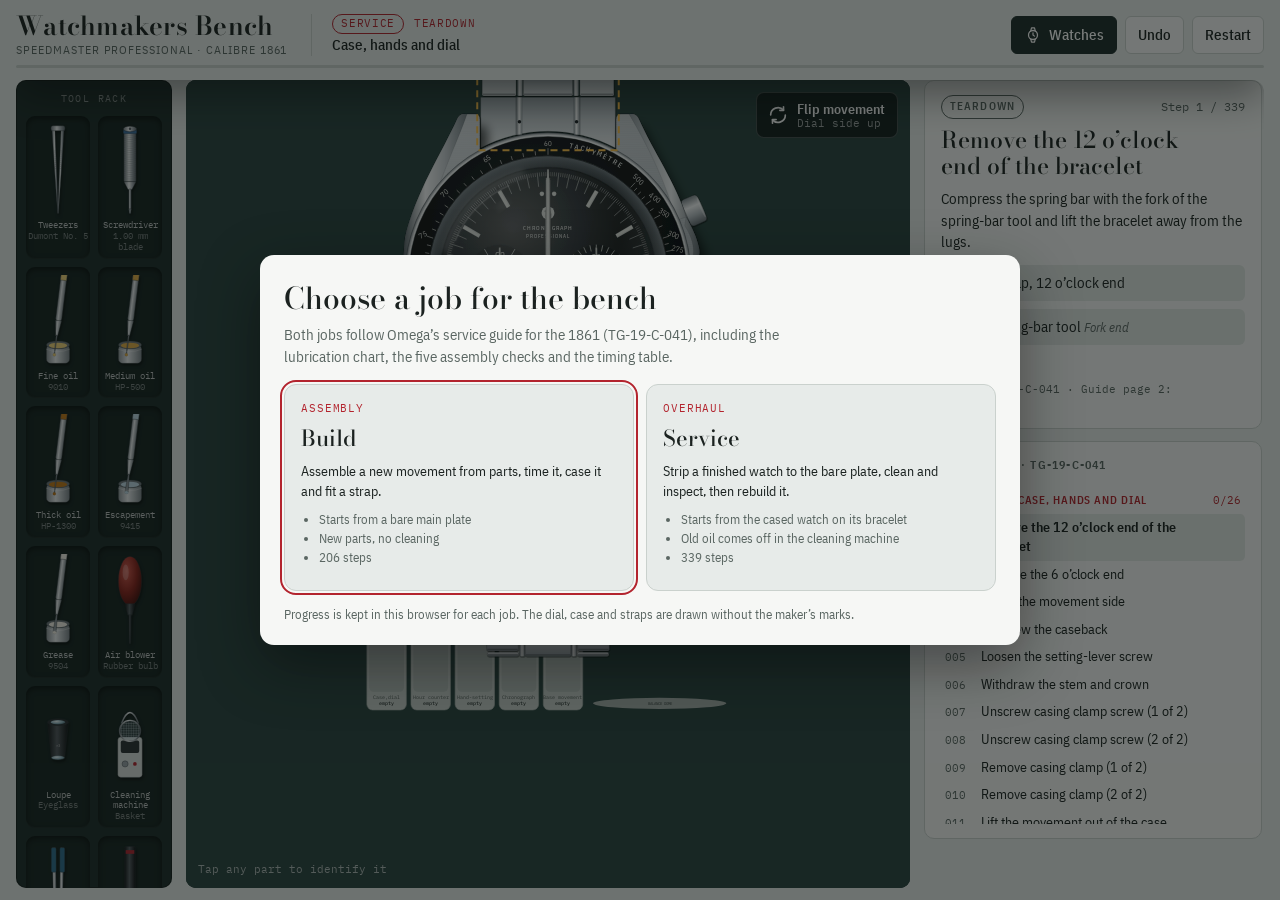
<file: watchmaker/index.html>
<!doctype html>
<html lang="en">
<head>
<meta charset="utf-8">
<meta name="viewport" content="width=device-width, initial-scale=1, viewport-fit=cover">
<title>Watchmakers Bench</title>
<meta name="description" content="A virtual watchmaker's bench: build or service a mechanical chronograph step by step, with real tools, lubrication and timing.">
<meta name="application-name" content="Watchmakers Bench">
<meta name="apple-mobile-web-app-title" content="Watchmakers Bench">
<meta name="apple-mobile-web-app-capable" content="yes">
<meta name="mobile-web-app-capable" content="yes">
<meta name="apple-mobile-web-app-status-bar-style" content="default">
<meta name="theme-color" content="#E7EBE9" media="(prefers-color-scheme: light)">
<meta name="theme-color" content="#101413" media="(prefers-color-scheme: dark)">
<link rel="apple-touch-icon" sizes="180x180" href="[data-uri]">
<link rel="icon" type="image/png" sizes="192x192" href="[data-uri]">
<link rel="manifest" href="manifest.webmanifest">
<style>
*,*::before,*::after{box-sizing:border-box}
:root{color-scheme:light;padding-top:env(safe-area-inset-top,0px);padding-bottom:env(safe-area-inset-bottom,0px)}
body{margin:0;font:14px/1.45 system-ui,-apple-system,sans-serif;-webkit-text-size-adjust:100%}
img{max-width:100%}[hidden]{display:none!important}
</style>
<link rel="preconnect" href="https://fonts.googleapis.com">
<link rel="stylesheet" href="https://fonts.googleapis.com/css2?family=Bodoni+Moda:ital,opsz,wght@0,6..96,500;0,6..96,600;1,6..96,500&family=IBM+Plex+Mono:wght@400;500&family=Saira+Semi+Condensed:wght@500;600&family=IBM+Plex+Sans+Condensed:wght@400;500;600&display=swap">
<style>
/* Layout: tool rack | workbench canvas | technician's procedure rail; stacks on phones. */
:root{
  --bg:#E7EBE9; --panel:#F6F7F5; --ink:#1B2220; --muted:#5A6662; --line:#CAD1CD; --chip:#E1E6E3;
  --accent:#B3242E; --accent-ink:#FFFFFF; --ok:#2C7A57; --wash:#2F6E8E; --hl:#FFC24A;
  --mat:#2B4440; --rack:#1E2D2A; --well:#172421;
  --font-d:'Bodoni Moda', Didot, 'Bodoni 72', 'Times New Roman', serif;
  --font-u:'IBM Plex Sans Condensed', 'Arial Narrow', system-ui, sans-serif;
  --font-m:'IBM Plex Mono', ui-monospace, Menlo, Consolas, monospace;
}
@media (prefers-color-scheme: dark){:root:not([data-theme="light"]){
  --bg:#101413; --panel:#171D1B; --ink:#E3EAE6; --muted:#93A19C; --line:#28312E; --chip:#212927;
  --accent:#E2575F; --accent-ink:#160607; --ok:#5DBE8E; --wash:#6BB3D6; color-scheme:dark;}}
:root[data-theme="dark"]{
  --bg:#101413; --panel:#171D1B; --ink:#E3EAE6; --muted:#93A19C; --line:#28312E; --chip:#212927;
  --accent:#E2575F; --accent-ink:#160607; --ok:#5DBE8E; --wash:#6BB3D6; color-scheme:dark;}
html,body{height:100%}
body{background:var(--bg);color:var(--ink);font-family:var(--font-u);font-size:15px;line-height:1.45}
button{font:inherit;color:inherit}
.app{height:100%;display:grid;grid-template-rows:auto 1fr;gap:12px;
  padding-left:max(16px, env(safe-area-inset-left, 0px));padding-right:max(16px, env(safe-area-inset-right, 0px));padding-block:12px;box-sizing:border-box}
.top{display:grid;grid-template-columns:auto 1fr auto;align-items:center;gap:8px 24px;position:relative;padding-bottom:10px}
.brand{display:flex;flex-direction:column;min-width:0}
.cal{font-family:var(--font-d);font-size:26px;font-weight:600;letter-spacing:.01em;line-height:1.1}
.sub{font-size:12px;letter-spacing:.08em;text-transform:uppercase;color:var(--muted)}
.phase{display:flex;flex-direction:column;justify-self:start;padding-left:20px;border-left:1px solid var(--line);min-width:0}
.ph-k{font-family:var(--font-m);font-size:11px;letter-spacing:.06em;color:var(--accent);text-transform:uppercase;display:flex;gap:10px;align-items:center;flex-wrap:wrap}
.modechip{border:1px solid currentColor;border-radius:999px;padding:1px 8px;background:none;color:var(--accent);font-family:var(--font-m);font-size:11px;letter-spacing:.06em;text-transform:uppercase;cursor:pointer}
.ph-v{font-size:15px;font-weight:500}
.ctl{display:flex;gap:8px}
.btn{border:1px solid var(--line);background:var(--panel);border-radius:6px;padding:7px 12px;cursor:pointer;font-weight:500}
.btn:hover{border-color:var(--muted)}
.btn.primary{background:var(--accent);border-color:var(--accent);color:var(--accent-ink)}
.btn:focus-visible,.tool:focus-visible,.proc button:focus-visible,.modechip:focus-visible,.opt:focus-visible,.job:focus-visible{outline:2px solid var(--accent);outline-offset:2px}
.btn.warn{border-color:var(--accent);color:var(--accent)}
.prog{position:absolute;left:0;right:0;bottom:0;height:3px;background:var(--line);border-radius:2px;overflow:hidden}
.prog i{display:block;height:100%;width:0;background:var(--accent);transition:width .4s ease}
.main{position:relative;display:grid;grid-template-columns:156px minmax(0,1fr) 340px;gap:14px;min-height:0}
.bench{position:relative;background:var(--mat);border-radius:10px;overflow:hidden;min-height:0;box-shadow:inset 0 0 0 1px rgba(0,0,0,.25)}
#svg{position:absolute;inset:0;width:100%;height:100%;display:block;touch-action:manipulation;user-select:none;-webkit-user-select:none}
.bench.loupe-on #svg{touch-action:none}
.flipbtn{position:absolute;left:12px;bottom:12px;z-index:3;display:flex;align-items:center;gap:8px;background:rgba(15,24,22,.82);color:#fff;border:1px solid rgba(255,255,255,.22);border-radius:8px;padding:8px 12px 8px 10px;cursor:pointer;text-align:left}
.flipbtn svg{width:22px;height:22px}
.flipbtn span{display:flex;flex-direction:column;line-height:1.15}
.flipbtn b{font-weight:600;font-size:14px}
.flipbtn i{font-style:normal;font-family:var(--font-m);font-size:10.5px;color:rgba(255,255,255,.6)}
.flipbtn.need{border-color:var(--hl);box-shadow:0 0 0 2px var(--hl)}
.flipbtn.need i{color:var(--hl)}
.flipbtn:focus-visible{outline:2px solid var(--hl);outline-offset:2px}
.bench.port .flipbtn{left:auto;right:12px;bottom:auto;top:12px}
.benchhint{position:absolute;left:12px;top:10px;font-family:var(--font-m);font-size:11px;color:rgba(255,255,255,.62);pointer-events:none}
.bench.port .benchhint{left:12px;top:auto;bottom:10px}
.side{display:flex;flex-direction:column;gap:12px;min-height:0;overflow:auto;padding-right:2px}
.card{background:var(--panel);border:1px solid var(--line);border-radius:10px;padding:14px 16px}
.card h3{margin:0 0 10px;font-size:12px;letter-spacing:.1em;text-transform:uppercase;color:var(--muted);font-weight:600}
.stephead{display:flex;justify-content:space-between;align-items:center;gap:8px;margin-bottom:8px}
.stage{font-size:11px;font-weight:600;letter-spacing:.1em;text-transform:uppercase;padding:3px 8px;border-radius:999px;border:1px solid currentColor;color:var(--accent)}
.stage.Teardown{color:var(--muted)} .stage.Cleaning{color:var(--wash)} .stage.Checks,.stage.Timing{color:var(--ok)} .stage.Casing{color:var(--ink)}
.stepnum{font-family:var(--font-m);font-size:12px;color:var(--muted);font-variant-numeric:tabular-nums}
.st-title{font-family:var(--font-d);font-size:23px;font-weight:500;line-height:1.15;margin:4px 0 8px;text-wrap:balance}
.st-body{margin:0 0 12px;color:var(--ink)}
.st-meta{display:flex;flex-direction:column;gap:8px}
.chip{display:flex;gap:10px;align-items:baseline;background:var(--chip);border-radius:6px;padding:7px 10px;min-width:0}
.chip .ref{font-family:var(--font-m);font-size:12px;font-weight:500;color:var(--accent);flex:none}
.chip .nm{min-width:0}
.chip .fr{font-style:italic;color:var(--muted);font-size:13px}
.chip.need .ref{color:var(--muted)}
.chip.need.have .ref{color:var(--ok)}
.chip.warnchip .ref{color:var(--accent)}
.msg{min-height:1.4em;margin-top:10px;font-size:14px;color:var(--accent);font-weight:500}
.msg.good{color:var(--ok)}
.manref{font-family:var(--font-m);font-size:11px;color:var(--muted);margin-top:8px}
.rack{background:var(--rack);border-radius:10px;padding:12px 10px;display:flex;flex-direction:column;gap:10px;min-height:0;overflow:auto;box-shadow:inset 0 0 0 1px rgba(0,0,0,.35)}
.rack-h{font-family:var(--font-m);font-size:10px;letter-spacing:.14em;color:rgba(255,255,255,.5);text-transform:uppercase;text-align:center}
.rack-items{display:grid;grid-template-columns:repeat(2,minmax(0,1fr));gap:8px}
.tool{position:relative;display:flex;flex-direction:column;align-items:center;gap:4px;background:var(--well);border:0;border-radius:9px;padding:8px 2px 6px;cursor:pointer;
  box-shadow:inset 0 2px 6px rgba(0,0,0,.6),inset 0 -1px 0 rgba(255,255,255,.05);min-width:0}
.tool .art{width:34px;height:92px;display:block;filter:drop-shadow(1px 2px 1.5px rgba(0,0,0,.55));transition:opacity .2s, transform .2s}
.tool:hover .art{transform:translateY(-3px)}
.tool .lbl{font-family:var(--font-m);font-size:9px;overflow-wrap:anywhere;line-height:1.2;color:rgba(255,255,255,.72);text-align:center}
.tool .lbl i{display:block;font-style:normal;color:rgba(255,255,255,.42)}
.tool[aria-pressed="true"] .art{opacity:.12;filter:none;transform:none}
.tool[aria-pressed="true"]{box-shadow:inset 0 2px 6px rgba(0,0,0,.6),0 0 0 1.5px var(--hl)}
.tool[aria-pressed="true"]::after{content:"in hand";position:absolute;top:40%;left:0;right:0;text-align:center;font-family:var(--font-m);font-size:9.5px;color:var(--hl)}
.tool[data-id="loupe"][aria-pressed="true"]::after{content:"worn"}
.tool.wanted{box-shadow:inset 0 2px 6px rgba(0,0,0,.6),0 0 0 1.5px rgba(255,194,74,.45)}
.tool.nudge{animation:nudge .9s ease 2}
@keyframes nudge{0%,100%{transform:none}25%{transform:translateX(-3px)}75%{transform:translateX(3px)}}
.zoomrow{display:flex;gap:6px;justify-content:center}
.zoomrow[hidden],.held[hidden]{display:none}
.zoomrow button{border:1px solid rgba(255,255,255,.25);background:transparent;color:rgba(255,255,255,.75);border-radius:5px;padding:3px 9px;cursor:pointer;font-family:var(--font-m);font-size:12px}
.zoomrow button[aria-pressed="true"]{border-color:var(--hl);color:var(--hl)}
.held{position:absolute;left:0;top:0;width:40px;height:125px;pointer-events:none;z-index:4;filter:drop-shadow(6px 10px 6px rgba(0,0,0,.45))}
.held svg{width:100%;height:100%;display:block}
.held.press svg{animation:press .22s ease}
@keyframes press{50%{transform:translateY(4px) scale(.97)}}
@media (pointer:fine){.bench.holding #svg{cursor:none}}
.proc ol{list-style:none;margin:0;padding:0;max-height:340px;overflow:auto;position:relative}
.proc li.grp button{grid-template-columns:1fr auto;font-size:11px;letter-spacing:.08em;text-transform:uppercase;color:var(--muted);font-weight:600;padding:9px 4px 5px}
.proc li.grp .cnt{font-family:var(--font-m);letter-spacing:0;font-weight:400}
.proc li.grp.curgrp button{color:var(--accent)}
.proc button{display:grid;grid-template-columns:30px 1fr 16px;gap:6px;width:100%;text-align:left;background:none;border:0;border-radius:5px;padding:4px;cursor:pointer;font-size:13.5px;align-items:baseline}
.proc button:hover{background:var(--chip)}
.proc .n{font-family:var(--font-m);font-size:11px;color:var(--muted);font-variant-numeric:tabular-nums}
.proc .ck{color:var(--ok);font-size:12px}
.proc .done .t{color:var(--muted)}
.proc .cur{background:var(--chip);box-shadow:inset 2px 0 0 var(--accent)}
.proc .cur .t{font-weight:600}
.insp{position:absolute;z-index:7;max-width:270px;background:var(--panel);color:var(--ink);border:1px solid var(--line);border-radius:8px;padding:10px 12px;box-shadow:0 8px 24px rgba(0,0,0,.3);font-size:13.5px;pointer-events:none}
.insp .ref{font-family:var(--font-m);font-size:11.5px;color:var(--accent)}
.insp .nm{font-family:var(--font-d);font-size:17px;line-height:1.2;margin:2px 0}
.insp .fr{font-style:italic;color:var(--muted);font-size:12.5px;margin-bottom:4px}
.overlay{position:absolute;z-index:6;background:var(--panel);color:var(--ink);border:1px solid var(--line);border-radius:12px;box-shadow:0 12px 40px rgba(0,0,0,.35)}
.tg{right:12px;top:12px;width:300px;max-width:calc(100% - 24px);padding:12px 14px}
.bench.port .tg{top:auto;bottom:12px;right:12px}
.tg h4,.picker h4{margin:0 0 8px;font-size:12px;letter-spacing:.1em;text-transform:uppercase;color:var(--muted);font-weight:600;display:flex;justify-content:space-between;gap:8px}
.tg-screen{background:#0D1513;color:#9EF0C2;border-radius:8px;padding:10px;font-family:var(--font-m);font-variant-numeric:tabular-nums}
.tg-row{display:grid;grid-template-columns:repeat(3,1fr);gap:6px;text-align:center}
.tg-row b{display:block;font-size:20px;font-weight:500;color:#D7FFE6}
.tg-row span{font-size:10px;color:#79B996;letter-spacing:.06em;text-transform:uppercase}
.tg canvas{width:100%;height:70px;display:block;margin-top:8px;border-top:1px solid #1E3A31}
.tg-pos{font-size:11px;color:#79B996;margin-top:6px;display:flex;justify-content:space-between}
.tg-ctl{display:flex;gap:6px;flex-wrap:wrap;margin-top:10px}
.tg-ctl .btn{padding:6px 10px;font-size:14px}
.tg table{width:100%;border-collapse:collapse;margin-top:8px;font-family:var(--font-m);font-size:12px;font-variant-numeric:tabular-nums}
.tg td,.tg th{padding:3px 4px;text-align:right;border-bottom:1px solid var(--line)}
.tg th{font-weight:500;color:var(--muted)}
.tg td:first-child,.tg th:first-child{text-align:left}
.tg .note{font-size:12px;color:var(--muted);margin-top:8px}
.picker{left:50%;top:50%;transform:translate(-50%,-50%);width:min(520px,calc(100% - 24px));padding:16px 18px;max-height:calc(100% - 24px);overflow:auto}
.opts{display:grid;grid-template-columns:repeat(auto-fill,minmax(140px,1fr));gap:10px}
.opt{display:flex;flex-direction:column;gap:6px;align-items:stretch;border:1px solid var(--line);background:var(--bg);border-radius:10px;padding:8px;cursor:pointer;text-align:left}
.opt:hover{border-color:var(--muted)}
.opt svg{width:100%;height:64px;border-radius:6px;display:block}
.opt b{font-weight:600;font-size:14px}
.opt i{font-style:normal;font-size:12px;color:var(--muted)}
.finale{left:50%;bottom:14px;transform:translateX(-50%);width:min(520px,calc(100% - 24px));padding:14px 18px}
.finale h2{font-family:var(--font-d);font-weight:500;font-size:24px;margin:0 0 4px}
.finale p{margin:0 0 10px;font-size:14px}
.finale .row{display:flex;gap:8px;flex-wrap:wrap}
.modal{position:fixed;inset:0;z-index:20;background:rgba(10,16,14,.55);display:flex;align-items:center;justify-content:center;padding:16px}
.modal[hidden]{display:none}
.sheet{background:var(--panel);color:var(--ink);border-radius:14px;max-width:760px;width:100%;padding:22px 24px;box-shadow:0 20px 60px rgba(0,0,0,.4);max-height:calc(100% - 32px);overflow:auto}
.sheet h2{font-family:var(--font-d);font-weight:500;font-size:30px;margin:0 0 4px;text-wrap:balance}
.sheet .lede{color:var(--muted);margin:0 0 16px;max-width:62ch}
.jobs{display:grid;grid-template-columns:repeat(auto-fit,minmax(240px,1fr));gap:12px}
.job{display:flex;flex-direction:column;gap:6px;text-align:left;border:1px solid var(--line);background:var(--bg);border-radius:12px;padding:16px;cursor:pointer;min-width:0}
.job:hover{border-color:var(--accent)}
.job .k{font-family:var(--font-m);font-size:11px;letter-spacing:.08em;text-transform:uppercase;color:var(--accent)}
.job b{font-family:var(--font-d);font-size:22px;font-weight:500}
.job p{margin:0;font-size:14px}
.job ul{margin:4px 0 0;padding-left:18px;font-size:13px;color:var(--muted)}
.job .res{font-family:var(--font-m);font-size:11.5px;color:var(--ok)}
.sheet .fine{font-size:12.5px;color:var(--muted);margin:14px 0 0}
svg .hl{fill:none;stroke:var(--hl);stroke-width:2;stroke-dasharray:7 5;animation:march .9s linear infinite}
svg .ghost{opacity:.45;animation:ghost 1.4s ease-in-out infinite}
svg .oilring{fill:none;stroke-width:2;animation:pulse 1.2s ease-in-out infinite}
@keyframes march{to{stroke-dashoffset:-24}}
@keyframes ghost{50%{opacity:.18}}
@keyframes pulse{50%{opacity:.35}}
@media (prefers-reduced-motion: reduce){svg .hl,svg .ghost,svg .oilring,.tool.nudge,.held.press svg{animation:none}}
@media (max-width: 900px){
  .app{height:auto;grid-template-rows:auto auto}
  .top{grid-template-columns:1fr auto}
  .phase{grid-column:1 / -1;grid-row:2;border-left:0;padding-left:0}
  .main{grid-template-columns:minmax(0,1fr)}
  .rack{flex-direction:row;align-items:center;overflow-x:auto;padding:8px}
  .rack-h{display:none}
  .rack-items{display:flex;gap:6px}
  .tool{width:62px;flex:none}
  .tool .art{width:26px;height:70px}
  .zoomrow{flex-direction:column}
  .bench{height:72vh;min-height:460px}
  .side{overflow:visible}
  .proc ol{max-height:300px}
  .cal{font-size:22px}
}
.btn.watches{display:inline-flex;align-items:center;gap:7px;background:var(--rack);color:#fff;border-color:var(--rack)}
.btn.watches svg{width:18px;height:18px}
.btn.watches[aria-expanded="true"]{background:var(--accent);border-color:var(--accent)}
.drawerWrap{position:absolute;left:0;right:0;top:0;z-index:15;overflow:hidden;pointer-events:none;border-radius:12px}
.drawer{transform:translateY(-104%);transition:transform .42s cubic-bezier(.2,.8,.2,1);pointer-events:auto;background:#3A1F24;border-radius:12px;padding:14px 16px 18px;
  box-shadow:inset 0 0 0 6px #2A1519,inset 0 10px 24px rgba(0,0,0,.45),0 18px 40px rgba(0,0,0,.4);
  background-image:radial-gradient(rgba(255,255,255,.035) 1px,transparent 1px);background-size:4px 4px}
.drawerWrap.open .drawer{transform:none}
.drawer-h{display:flex;justify-content:space-between;align-items:center;margin-bottom:12px;padding-inline:4px}
.drawer-h span{font-family:var(--font-m);font-size:11px;letter-spacing:.16em;text-transform:uppercase;color:rgba(255,236,236,.65)}
.drawer-h .btn{background:transparent;color:#fff;border-color:rgba(255,255,255,.3);padding:4px 10px;font-size:13px}
.slots{display:grid;grid-template-columns:repeat(auto-fill,minmax(210px,1fr));gap:14px}
.slot{position:relative;display:flex;flex-direction:column;align-items:center;gap:8px;text-align:center;background:#2B1418;border:0;border-radius:12px;padding:14px 12px 12px;color:#fff;cursor:pointer;
  box-shadow:inset 0 3px 10px rgba(0,0,0,.6),inset 0 -1px 0 rgba(255,255,255,.06)}
.slot:hover:not([disabled]) .pillow{transform:translateY(-3px)}
.slot:focus-visible{outline:2px solid var(--hl);outline-offset:2px}
.slot.cur{box-shadow:inset 0 3px 10px rgba(0,0,0,.6),0 0 0 2px var(--hl)}
.pillow{width:150px;height:150px;border-radius:50%;background:radial-gradient(circle at 40% 35%,#5A3239,#3A1F24 70%);display:grid;place-items:center;transition:transform .2s}
.pillow svg{width:142px;height:142px;filter:drop-shadow(2px 6px 6px rgba(0,0,0,.5))}
.slot b{font-family:var(--font-d);font-size:18px;font-weight:500;line-height:1.15}
.slot i{font-style:normal;font-family:var(--font-m);font-size:11px;color:rgba(255,236,236,.65)}
.slot .tag{position:absolute;z-index:2;top:10px;right:10px;box-shadow:0 2px 6px rgba(0,0,0,.4);font-family:var(--font-m);font-size:10px;letter-spacing:.08em;text-transform:uppercase;padding:3px 7px;border-radius:999px;background:var(--hl);color:#2B1418}
.slot[disabled]{cursor:not-allowed}.slot[disabled] .pillow svg{filter:grayscale(.7) drop-shadow(2px 6px 6px rgba(0,0,0,.5));opacity:.55}
.slot[disabled] .tag{background:rgba(255,255,255,.14);color:#fff}
@media (max-width:900px){.top{grid-template-columns:1fr}.ctl{flex-wrap:wrap}}
</style>

</head>
<body>
<svg width="0" height="0" style="position:absolute" aria-hidden="true"><defs>
<linearGradient id="tSteel" x1="0" x2="1"><stop offset="0" stop-color="#737b81"/><stop offset=".42" stop-color="#F3F5F6"/><stop offset=".7" stop-color="#A3AAB0"/><stop offset="1" stop-color="#5B6369"/></linearGradient>
<linearGradient id="tAlu" x1="0" x2="1"><stop offset="0" stop-color="#8A9196"/><stop offset=".4" stop-color="#E9ECEE"/><stop offset="1" stop-color="#7A8287"/></linearGradient>
<linearGradient id="tBlack" x1="0" x2="1"><stop offset="0" stop-color="#121416"/><stop offset=".45" stop-color="#53595E"/><stop offset="1" stop-color="#0E1012"/></linearGradient>
<linearGradient id="tBlue" x1="0" x2="1"><stop offset="0" stop-color="#1D3E63"/><stop offset=".45" stop-color="#4F7FB0"/><stop offset="1" stop-color="#17324F"/></linearGradient>
<radialGradient id="tRubber" cx=".35" cy=".3" r=".8"><stop offset="0" stop-color="#D2574C"/><stop offset=".55" stop-color="#8A221B"/><stop offset="1" stop-color="#3A0B08"/></radialGradient>
<radialGradient id="tGlass" cx=".4" cy=".35" r=".7"><stop offset="0" stop-color="#E8F3F7"/><stop offset=".6" stop-color="#8FB2BF"/><stop offset="1" stop-color="#3F5C66"/></radialGradient>
</defs></svg>
<div class="app">
  <header class="top">
    <div class="brand"><span class="cal">Watchmakers Bench</span><span class="sub" id="watchSub">Speedmaster Professional · Calibre 1861</span></div>
    <div class="phase"><span class="ph-k"><button class="modechip" id="modeChip" type="button">Service</button><span id="secK">Teardown</span></span><span class="ph-v" id="secV"></span></div>
    <div class="ctl"><button class="btn watches" id="watchesBtn" type="button" aria-expanded="false" aria-controls="drawer"><svg viewBox="0 0 24 24" aria-hidden="true"><circle cx="12" cy="12" r="6" fill="none" stroke="currentColor" stroke-width="1.7"/><path d="M9 6.5L10 2.5H14L15 6.5M9 17.5L10 21.5H14L15 17.5M12 9V12L14 13.5" fill="none" stroke="currentColor" stroke-width="1.6" stroke-linejoin="round" stroke-linecap="round"/></svg>Watches</button><button class="btn" id="undo" type="button">Undo</button><button class="btn" id="restart" type="button">Restart</button></div>
    <div class="prog"><i id="progBar"></i></div>
  </header>
  <main class="main">
    <div class="drawerWrap" id="drawerWrap"><section class="drawer" id="drawer" aria-label="Watches" aria-hidden="true">
      <div class="drawer-h"><span>Watch box</span><button class="btn" id="drawerClose" type="button">Close</button></div>
      <div class="slots" id="slots"></div>
    </section></div>
    <nav class="rack" aria-label="Tool rack">
      <div class="rack-h">Tool rack</div>
      <div class="rack-items" id="tools"></div>
      <div class="zoomrow" id="zoomrow" hidden><button type="button" data-z="3" aria-pressed="true">×3</button><button type="button" data-z="5" aria-pressed="false">×5</button></div>
    </nav>
    <section class="bench" id="bench" aria-label="Watchmaker's bench">
      <svg id="svg" xmlns="http://www.w3.org/2000/svg" role="img" aria-label="Movement in holder with parts on the bench mat"></svg>
      <div class="insp" id="insp" hidden></div>
      <div class="held" id="held" hidden></div>
      <button class="flipbtn" id="flip" type="button"><svg viewBox="0 0 24 24" aria-hidden="true"><path d="M4 12a8 8 0 0 1 14-5.3M20 12a8 8 0 0 1-14 5.3" fill="none" stroke="currentColor" stroke-width="1.8" stroke-linecap="round"/><path d="M18 3v4h-4M6 21v-4h4" fill="none" stroke="currentColor" stroke-width="1.8" stroke-linecap="round" stroke-linejoin="round"/></svg><span><b>Flip movement</b><i id="sideLbl">Dial side up</i></span></button>
      <div class="benchhint" id="benchhint">Tap any part to identify it</div>
      <div class="overlay tg" id="tg" hidden>
        <h4><span>Timegrapher · 21,600 A/h · lift 50°</span><span id="tgPosName">CH</span></h4>
        <div class="tg-screen">
          <div class="tg-row"><div><b id="tgRate">+0</b><span>Rate s/d</span></div><div><b id="tgAmp">0°</b><span>Amplitude</span></div><div><b id="tgBeat">0.0</b><span>Beat ms</span></div></div>
          <canvas id="tgTrace" width="540" height="140"></canvas>
          <div class="tg-pos"><span id="tgInfo">Listening…</span><span id="tgReg">Regulator 0</span></div>
        </div>
        <div class="tg-ctl" id="tgCtl"></div>
        <div id="tgTable"></div>
        <div class="note" id="tgNote"></div>
      </div>
      <div class="overlay picker" id="picker" hidden>
        <h4><span>Choose the strap</span></h4>
        <div class="opts" id="opts"></div>
      </div>
      <div class="overlay finale" id="finale" hidden>
        <h2 id="finT">Watch complete</h2>
        <p id="finP"></p>
        <div class="row"><button class="btn primary" type="button" id="finStart">Start / stop</button><button class="btn" type="button" id="finReset">Reset</button><button class="btn" type="button" id="finStrap">Change strap</button><button class="btn" type="button" id="finJob">New job</button></div>
      </div>
    </section>
    <aside class="side">
      <section class="card" aria-live="polite">
        <div class="stephead"><span class="stage" id="stStage">Teardown</span><span class="stepnum" id="stNum"></span></div>
        <h2 class="st-title" id="stTitle"></h2>
        <p class="st-body" id="stBody"></p>
        <div class="st-meta" id="stMeta"></div>
        <div class="msg" id="msg"></div>
        <div class="manref" id="manref"></div>
      </section>
      <section class="card proc">
        <h3>Procedure · TG-19-C-041</h3>
        <ol id="proc"></ol>
      </section>
    </aside>
  </main>
</div>
<div class="modal" id="modal" hidden>
  <div class="sheet" role="dialog" aria-modal="true" aria-labelledby="mTitle">
    <h2 id="mTitle">Choose a job for the bench</h2>
    <p class="lede">Both jobs follow Omega’s service guide for the 1861 (TG-19-C-041), including the lubrication chart, the five assembly checks and the timing table.</p>
    <div class="jobs">
      <button class="job" type="button" data-mode="build"><span class="k">Assembly</span><b>Build</b><p>Assemble a new movement from parts, time it, case it and fit a strap.</p><ul><li>Starts from a bare main plate</li><li>New parts, no cleaning</li><li id="nBuild"></li></ul><span class="res" id="rBuild"></span></button>
      <button class="job" type="button" data-mode="service"><span class="k">Overhaul</span><b>Service</b><p>Strip a finished watch to the bare plate, clean and inspect, then rebuild it.</p><ul><li>Starts from the cased watch on its bracelet</li><li>Old oil comes off in the cleaning machine</li><li id="nService"></li></ul><span class="res" id="rService"></span></button>
    </div>
    <p class="fine">Progress is kept in this browser for each job. The dial, case and straps are drawn without the maker’s marks.</p>
  </div>
</div>

<script>
(()=>{
'use strict';
const GEO = {"1776":{"outer":[[68.9,-108.0],[66.7,-110.4],[62.0,-113.3],[45.3,-121.0],[29.5,-126.0],[13.8,-128.8],[2.4,-129.6],[-17.1,-128.8],[-31.1,-126.4],[-47.2,-121.6],[-63.0,-114.5],[-76.3,-106.5],[-88.7,-96.7],[-99.0,-86.6],[-109.2,-73.9],[-118.2,-59.0],[-125.8,-41.2],[-126.0,-38.6],[-125.3,-35.4],[-123.4,-32.3],[-118.6,-28.8],[-107.0,-26.8],[-103.7,-25.1],[-100.8,-21.3],[-89.4,5.5],[-87.6,7.3],[-84.9,8.6],[-82.6,8.9],[-79.8,8.3],[-77.5,7.1],[-75.7,4.7],[-76.1,1.3],[-75.7,-2.1],[-74.3,-4.8],[-72.3,-6.8],[-68.2,-8.5],[-64.8,-8.3],[-62.0,-7.1],[-58.9,-8.3],[0.3,-55.1],[16.7,-67.4],[18.8,-70.0],[20.6,-70.5],[33.0,-80.2],[38.0,-83.3],[45.6,-86.8],[55.5,-89.8],[63.0,-91.1],[66.9,-93.2],[69.5,-96.3],[70.7,-100.0],[70.6,-104.2]],"holes":[[[-20.6,-87.6],[-14.1,-85.6],[-9.7,-81.9],[-6.6,-75.8],[-6.2,-70.9],[-8.2,-64.4],[-11.9,-60.0],[-15.8,-57.6],[-22.0,-56.2],[-28.0,-57.8],[-33.6,-62.0],[-36.7,-67.8],[-37.3,-73.1],[-35.3,-79.6],[-30.9,-84.9],[-26.0,-87.0]],[[-60.9,-62.8],[-53.2,-62.3],[-48.7,-60.4],[-45.5,-58.2],[-41.0,-52.8],[-39.0,-48.2],[-38.3,-44.3],[-39.1,-36.6],[-42.8,-29.8],[-48.4,-25.0],[-51.4,-23.6],[-56.1,-22.5],[-59.5,-22.3],[-64.4,-23.2],[-70.7,-26.4],[-76.0,-32.2],[-77.7,-35.7],[-78.7,-39.7],[-78.8,-44.3],[-78.1,-48.2],[-74.7,-54.9],[-71.6,-58.2],[-68.3,-60.4]]],"jewels":[[-86.3,-21.9,5.7],[36.9,-94.8,5.7]],"screws":[[-69.0,-80.0],[16.3,-99.6]],"box":[-126.0,-129.6,70.7,8.9]},"1775":{"outer":[[119.5,31.1],[116.6,28.0],[113.8,26.3],[110.1,25.3],[107.5,25.3],[102.4,27.0],[96.9,31.8],[91.8,34.5],[85.4,35.9],[80.2,35.9],[48.9,25.3],[44.8,25.1],[42.5,26.0],[40.1,28.0],[28.4,44.8],[21.5,50.8],[14.3,53.4],[-3.8,55.1],[-7.5,56.3],[-10.0,58.6],[-12.9,64.3],[-15.4,67.4],[-18.2,69.5],[-22.3,71.0],[-27.1,108.6],[-29.5,111.6],[-30.6,114.8],[-30.5,118.6],[-28.9,121.9],[-29.1,124.8],[-26.7,127.5],[-25.0,128.4],[-13.4,130.3],[1.0,131.0],[14.8,130.1],[27.7,127.7],[40.7,123.7],[52.7,118.6],[65.8,111.3],[79.8,101.1],[91.5,90.4],[99.1,81.6],[105.9,72.6],[113.4,60.3],[117.1,52.8],[121.2,42.2],[121.4,36.2]],"holes":[],"jewels":[[92.1,79.3,5.6],[-1.3,64.6,5.5],[15.7,63.0,5.9],[27.6,61.1,4.1],[75.2,60.0,5.9]],"screws":[[99.6,63.0],[-21.0,116.5]],"box":[-30.6,25.1,121.4,131.0]},"1110":{"outer":[[114.7,-46.2],[110.7,-47.4],[109.3,-46.7],[107.7,-47.3],[104.5,-46.5],[100.1,-42.9],[97.9,-39.3],[95.6,-37.4],[66.9,-24.6],[63.4,-24.9],[61.0,-26.3],[59.5,-28.1],[58.5,-30.5],[58.3,-33.3],[59.7,-36.9],[58.0,-35.9],[54.8,-35.6],[52.1,-36.6],[50.3,-38.3],[49.8,-27.8],[50.6,-20.8],[53.1,-21.9],[55.4,-21.6],[57.6,-19.9],[58.5,-18.1],[58.3,-15.5],[56.9,-13.4],[55.2,-12.4],[52.2,-12.4],[55.5,-2.5],[59.2,5.1],[66.7,16.0],[68.1,16.9],[106.8,13.4],[119.9,4.5],[121.7,0.4],[121.7,-2.4],[120.6,-5.4],[117.6,-8.2],[113.7,-9.3],[110.1,-11.6],[104.6,-11.9],[102.1,-10.9],[100.0,-9.2],[83.7,-9.0],[80.9,-11.0],[77.0,-11.9],[73.7,-11.3],[70.2,-9.5],[67.1,-11.7],[65.4,-15.7],[66.2,-19.2],[69.2,-22.2],[95.2,-35.3],[98.3,-36.2],[102.1,-35.7],[102.5,-36.3],[102.0,-39.5],[103.8,-41.7],[105.3,-42.1],[107.9,-41.4],[109.3,-43.6],[111.6,-44.3],[113.1,-43.8],[114.7,-41.5],[116.2,-41.5],[116.5,-43.5]],"holes":[],"jewels":[[64.0,0.4,5.8]],"screws":[[77.0,-2.0],[107.0,-2.4]],"box":[49.8,-47.4,121.7,16.9]},"1750":{"outer":[[19.2,14.3],[11.2,31.1],[9.9,32.3],[7.8,32.9],[-0.3,31.2],[-8.2,31.5],[-16.5,33.9],[-23.3,37.8],[-27.5,41.7],[-56.1,78.7],[-60.2,82.0],[-66.1,84.2],[-71.6,84.0],[-76.5,82.0],[-88.7,71.0],[-90.7,69.9],[-90.9,68.6],[-87.6,63.7],[-87.6,62.4],[-92.9,40.2],[-94.2,37.3],[-97.2,35.0],[-102.7,33.9],[-105.2,32.8],[-109.0,28.9],[-111.1,31.1],[-113.7,31.6],[-113.0,39.8],[-111.3,47.2],[-108.6,55.8],[-103.9,66.7],[-101.8,66.9],[-99.4,68.8],[-98.4,71.0],[-99.1,75.5],[-93.1,84.3],[-82.2,96.2],[-81.9,97.3],[-105.3,123.1],[-115.5,123.7],[-105.3,123.7],[-81.8,97.9],[-80.1,96.7],[-68.3,106.8],[-54.6,115.8],[-42.2,121.7],[-39.1,122.0],[-36.7,121.0],[-35.0,119.2],[-34.3,117.3],[-31.3,73.6],[-30.5,69.3],[-28.7,65.2],[-23.9,59.7],[-22.7,55.1],[-20.1,50.0],[-16.7,46.2],[-12.6,43.2],[-8.3,41.4],[-3.1,40.4],[1.6,40.5],[9.9,42.4],[13.7,41.1],[15.7,39.4],[24.1,21.0]],"holes":[],"jewels":[],"screws":[[-46.0,85.8]],"box":[-115.5,14.3,24.1,123.7]},"1779":{"outer":[[-104.6,17.4],[-106.0,19.5],[-106.5,21.4],[-106.4,23.3],[-105.7,25.1],[-104.1,27.0],[-101.7,28.3],[-91.4,50.5],[-89.1,52.1],[-87.4,52.2],[-85.9,51.6],[-84.1,49.5],[-83.9,47.0],[-94.1,24.7],[-93.5,22.6],[-93.6,20.7],[-94.6,18.4],[-96.2,16.7],[-96.9,9.0],[-104.0,-21.4],[-105.8,-23.6],[-108.5,-24.2],[-110.1,-23.6],[-111.3,-22.6],[-112.1,-21.1],[-112.2,-19.5],[-105.2,10.7]],"holes":[],"jewels":[],"screws":[[-100.0,22.0]],"box":[-112.2,-24.2,-83.9,52.2]},"1784":{"outer":[[123.0,46.5],[122.6,45.1],[121.5,43.5],[119.9,42.4],[118.4,42.0],[111.9,34.9],[110.6,34.4],[109.2,34.5],[107.9,35.1],[106.9,36.1],[106.4,38.1],[107.1,40.1],[113.0,46.8],[113.2,48.5],[114.1,50.2],[116.5,51.8],[121.2,60.3],[122.7,61.3],[124.4,61.6],[125.7,61.2],[126.8,60.3],[127.5,59.0],[127.6,57.6],[122.8,48.3]],"holes":[],"jewels":[],"screws":[],"box":[106.4,34.4,127.6,61.6]},"1002":{"outer":[[127.7,-9.0],[126.1,-21.9],[123.4,-34.1],[119.4,-46.1],[114.3,-57.6],[108.1,-68.5],[100.9,-78.7],[92.7,-88.3],[83.6,-96.9],[73.7,-104.7],[63.1,-111.4],[51.9,-117.0],[40.2,-121.5],[28.0,-124.9],[15.7,-127.0],[3.1,-128.0],[-9.4,-127.7],[-21.9,-126.1],[-34.1,-123.4],[-46.1,-119.4],[-57.6,-114.3],[-68.5,-108.1],[-78.7,-100.9],[-88.3,-92.7],[-96.9,-83.6],[-104.7,-73.7],[-111.4,-63.1],[-117.0,-51.9],[-121.5,-40.2],[-124.9,-28.0],[-127.0,-15.7],[-128.0,-3.1],[-127.7,9.4],[-126.1,21.9],[-123.4,34.1],[-119.4,46.1],[-114.3,57.6],[-108.1,68.5],[-100.9,78.7],[-92.7,88.3],[-85.2,95.5],[-87.7,86.7],[-88.7,79.9],[-89.0,73.0],[-88.7,66.1],[-87.7,59.3],[-86.0,52.7],[-83.7,46.2],[-80.7,40.0],[-65.5,40.0],[-61.9,35.4],[-58.0,31.4],[-53.7,27.8],[-47.5,23.6],[-42.5,21.1],[-35.5,18.5],[-30.1,17.1],[-24.6,16.3],[-19.0,16.0],[-13.4,16.3],[-7.9,17.1],[-2.5,18.5],[2.8,20.3],[7.9,22.7],[14.2,26.7],[18.6,30.1],[22.6,34.0],[27.3,39.8],[31.3,46.1],[34.3,52.9],[36.1,58.2],[37.5,65.6],[38.0,71.1],[37.7,78.6],[36.5,85.9],[33.7,94.8],[30.4,101.5],[25.1,109.2],[18.6,115.9],[12.7,120.4],[4.5,124.9],[-3.8,127.9],[9.4,127.7],[21.9,126.1],[34.1,123.4],[46.1,119.4],[57.6,114.3],[68.5,108.1],[78.7,100.9],[88.3,92.7],[96.9,83.6],[102.8,76.2],[109.8,65.8],[114.3,57.6],[118.3,49.0],[121.5,40.2],[124.2,31.1],[126.6,18.8],[127.7,9.4],[127.7,9.0],[104.0,9.0],[104.0,-9.0]],"holes":[],"jewels":[[0.0,0.0,6.5],[-33.0,-31.0,5.0],[-65.0,0.0,5.5],[25.0,-55.0,7.0]],"screws":[[-62.7,-100.9],[-92.7,68.2],[82.0,44.8]],"box":[-128.0,-128.0,127.7,127.9]},"1004":{"outer":[[-35.5,51.2],[-36.5,48.0],[-39.3,44.9],[-42.3,43.7],[-45.7,43.7],[-65.7,30.5],[-68.0,30.0],[-70.3,30.5],[-72.2,31.8],[-73.5,33.7],[-74.0,35.4],[-73.9,37.2],[-73.3,38.8],[-72.2,40.2],[-52.3,53.7],[-61.7,68.3],[-62.0,70.0],[-61.5,72.3],[-60.2,74.2],[-58.3,75.5],[-56.6,76.0],[-54.8,75.9],[-53.2,75.3],[-51.8,74.2],[-42.3,60.3],[-39.3,59.1],[-36.9,56.7],[-35.9,54.5]],"holes":[],"jewels":[[-44.0,52.0,4.6]],"screws":[[-68.0,36.0],[-56.0,70.0]],"box":[-74.0,30.0,-35.5,76.0]},"1005":{"outer":[[-31.0,55.0],[-34.3,55.8],[-36.8,58.1],[-37.9,60.6],[-37.8,63.6],[-46.8,80.0],[-47.2,81.9],[-46.8,83.9],[-45.7,85.6],[-44.0,86.8],[-42.6,87.2],[-40.6,87.0],[-38.0,85.3],[-28.7,68.6],[-27.1,67.8],[-25.6,66.4],[-24.5,64.7],[-24.1,62.9],[-5.9,47.2],[-4.8,44.4],[-5.5,41.5],[-6.8,39.9],[-8.6,39.0],[-10.6,38.8],[-12.5,39.5]],"holes":[],"jewels":[[-31.0,62.0,4.0]],"screws":[[-10.0,44.0],[-42.0,82.0]],"box":[-47.2,38.8,-4.8,87.2]},"1030":{"outer":[[-7.2,70.7],[-9.0,66.3],[-12.3,63.0],[-16.7,61.2],[-21.3,61.2],[-25.7,63.0],[-29.0,66.3],[-30.8,70.7],[-30.8,75.3],[-30.1,77.6],[-28.3,80.6],[-26.6,82.3],[-23.6,84.1],[-20.2,84.9],[-17.8,84.9],[-13.2,83.5],[-5.1,87.4],[-10.9,90.9],[-14.8,92.1],[-14.3,96.5],[-4.1,104.1],[4.8,112.2],[10.8,119.3],[14.9,126.2],[16.6,127.5],[34.3,124.1],[51.6,117.9],[67.9,109.4],[83.4,98.3],[71.6,88.7],[53.2,85.4],[32.9,79.1],[13.3,70.2],[-2.7,60.1],[0.0,65.2],[1.3,70.4],[1.2,74.9]],"holes":[[[2.3,90.8],[5.7,90.8],[7.6,90.0],[9.2,88.7],[10.8,85.7],[11.0,83.7],[10.7,81.9],[14.5,83.7],[18.9,87.8],[26.1,99.7],[26.4,101.3],[24.5,102.6],[10.8,100.9],[6.0,99.3],[2.8,97.3],[1.0,94.6],[-1.4,92.9],[-3.2,88.3]],[[36.3,107.9],[40.0,110.6],[43.5,111.3],[47.1,110.6],[49.8,108.9],[49.9,110.9],[48.9,113.8],[46.2,116.7],[43.1,118.2],[39.7,118.3],[36.9,117.3],[34.2,115.0],[32.8,112.6],[32.2,109.1],[33.0,108.1]]],"jewels":[[-19.0,73.0,6.5]],"screws":[[41.0,110.5]],"box":[-30.8,60.1,83.4,127.5]},"1037":{"outer":[[-8.9,-5.8],[-10.5,-1.3],[-10.2,2.8],[-9.1,5.7],[-5.1,9.8],[3.1,12.8],[6.0,18.0],[10.1,30.5],[11.8,44.1],[12.8,46.7],[26.2,61.0],[38.7,71.3],[57.6,77.4],[59.9,76.9],[61.7,78.4],[74.8,80.9],[78.9,81.0],[81.6,80.0],[84.0,77.9],[85.4,75.0],[86.2,70.8],[87.7,70.6],[90.8,72.2],[90.6,69.1],[91.8,65.4],[94.6,62.0],[97.2,60.4],[99.7,59.7],[104.1,60.0],[107.9,62.0],[111.1,66.2],[112.1,64.8],[111.6,63.4],[95.9,55.6],[95.0,54.3],[94.8,48.8],[95.7,45.2],[99.9,39.6],[102.0,38.2],[103.7,38.3],[104.8,32.2],[92.1,27.9],[90.5,30.1],[87.7,30.5],[85.5,28.4],[85.8,25.8],[78.2,23.3],[79.6,26.5],[79.3,27.8],[73.5,28.8],[72.6,27.2],[73.8,21.8],[52.2,14.6],[48.4,16.5],[43.3,15.7],[4.7,-10.8],[-0.4,-11.3],[-3.3,-10.6],[-6.2,-8.9]],"holes":[[[38.2,47.8],[39.0,51.2],[40.6,53.8],[43.0,55.7],[46.1,56.9],[49.9,56.7],[53.2,55.2],[55.7,52.3],[56.9,49.2],[56.9,51.5],[55.2,55.0],[52.8,57.3],[49.2,58.7],[46.0,58.7],[42.8,57.6],[39.9,54.9],[38.2,50.9]]],"jewels":[[51.8,70.6,3.4],[37.5,31.6,5.2],[32.9,19.2,4.7],[18.2,11.2,6.2]],"screws":[[46.4,49.1]],"box":[-10.5,-11.3,112.1,81.0]},"1728":{"outer":[[56.3,-107.7],[56.7,-105.1],[56.2,-103.8],[54.6,-102.6],[51.5,-102.3],[32.1,-72.8],[53.8,-51.6],[54.0,-50.2],[53.3,-48.9],[49.6,-47.2],[37.9,-48.9],[32.8,-51.3],[20.4,-61.8],[18.2,-53.9],[30.5,-49.2],[33.6,-46.8],[34.9,-43.7],[34.9,-39.3],[34.0,-38.3],[29.1,-37.7],[28.5,-36.0],[29.8,-34.6],[41.4,-31.2],[44.0,-27.8],[44.3,-24.3],[49.9,-24.0],[55.9,-33.2],[57.3,-34.0],[65.1,-29.1],[73.9,-27.4],[82.3,-22.1],[97.0,-21.3],[91.6,-31.2],[90.5,-35.9],[90.5,-39.6],[91.5,-41.7],[93.9,-43.7],[97.2,-44.1],[99.9,-42.4],[103.7,-44.3],[106.5,-53.5],[107.5,-60.3],[106.4,-61.1],[105.4,-60.9],[101.1,-55.3],[95.7,-51.3],[90.1,-49.2],[85.2,-48.8],[78.3,-49.2],[70.9,-51.1],[60.9,-56.3],[52.3,-64.8],[48.5,-70.5],[46.2,-75.2],[45.1,-80.4],[45.5,-86.4],[48.2,-93.3],[50.8,-96.9],[56.3,-101.0],[58.3,-103.5],[58.6,-107.4]],"holes":[[[76.5,-43.1],[77.3,-41.1],[76.5,-36.7],[73.9,-34.0],[71.8,-33.2],[70.8,-33.5],[70.2,-34.9],[73.5,-38.9],[74.2,-42.8]]],"jewels":[],"screws":[],"box":[18.2,-107.7,107.5,-21.3]},"1841":{"outer":[[96.3,-86.0],[89.8,-92.8],[79.7,-101.6],[78.2,-100.7],[75.2,-102.7],[71.9,-103.1],[68.7,-101.6],[60.7,-93.2],[52.2,-89.2],[46.0,-81.3],[46.1,-79.4],[48.7,-72.1],[53.5,-64.8],[64.8,-70.1],[67.8,-70.1],[73.8,-68.5],[77.2,-70.6],[78.3,-74.5],[75.2,-80.9],[75.2,-86.2],[76.7,-90.1],[83.0,-93.5],[85.5,-93.8],[87.2,-93.0],[95.0,-85.0]],"holes":[],"jewels":[],"screws":[[60.0,-80.5]],"box":[46.0,-103.1,96.3,-64.8]},"1720":{"outer":[[101.1,53.5],[101.9,55.0],[96.5,65.8],[96.0,68.1],[96.4,70.0],[97.6,71.6],[99.2,72.7],[101.1,73.0],[103.5,72.3],[104.9,71.1],[111.5,58.1],[112.1,57.9],[114.5,55.0],[118.9,46.5],[121.8,37.9],[105.7,32.6]],"holes":[],"jewels":[],"screws":[[101.0,68.0],[116.0,38.0]],"box":[96.0,32.6,121.8,73.0]},"1724":{"outer":[[-65.1,-74.0],[-65.2,-70.5],[-63.8,-66.1],[-66.4,-61.6],[-65.8,-58.4],[-55.3,-49.0],[-57.2,-43.5],[-74.9,-28.5],[-93.2,-3.0],[-93.9,-1.0],[-95.6,8.9],[-97.0,2.3],[-96.5,-5.8],[-106.4,-6.4],[-107.1,2.0],[-105.2,12.3],[-105.2,15.9],[-106.8,17.3],[-107.0,18.6],[-102.3,27.9],[-102.8,35.6],[-101.8,38.9],[-99.7,41.7],[-96.9,38.4],[-98.4,34.3],[-98.1,33.2],[-96.7,34.8],[-95.1,35.6],[-93.4,36.0],[-91.1,35.7],[-89.5,34.9],[-87.9,33.2],[-87.2,31.6],[-86.7,28.9],[-84.7,31.8],[-84.5,35.6],[-87.1,39.4],[-84.7,43.0],[-82.7,41.1],[-80.9,37.9],[-80.1,34.5],[-80.4,31.3],[-82.4,27.1],[-85.9,23.9],[-82.3,2.4],[-65.6,-20.9],[-47.8,-35.8],[-46.5,-37.6],[-45.6,-40.3],[-36.9,-32.6],[-33.9,-31.5],[-30.9,-31.5],[-27.2,-33.0],[-24.3,-37.0],[-23.8,-41.3],[-25.7,-45.4],[-31.2,-48.9],[-32.8,-51.1],[-33.6,-67.1],[-51.5,-78.9],[-53.5,-77.9],[-58.6,-80.6],[-60.3,-80.0]],"holes":[],"jewels":[[-93.0,30.0,4.5]],"screws":[[-49.7,-68.0],[-32.3,-40.0]],"box":[-107.1,-80.6,-23.8,43.0]},"1726":{"outer":[[6.2,-53.7],[3.7,-56.2],[1.2,-57.0],[-1.9,-56.5],[-4.4,-54.6],[-5.6,-52.4],[-5.9,-50.3],[-15.7,-40.5],[-22.9,-27.1],[-23.3,-25.9],[-23.3,-24.2],[-22.7,-22.6],[-21.8,-21.6],[-20.3,-20.8],[-19.0,-20.6],[-17.3,-20.9],[-15.9,-21.9],[-8.4,-35.3],[0.3,-44.0],[2.5,-44.3],[4.3,-45.1],[19.9,-41.6],[22.0,-42.1],[23.8,-43.8],[24.4,-45.4],[24.2,-47.1],[23.5,-48.7],[22.2,-49.8]],"holes":[],"jewels":[],"screws":[[0.6,-50.5]],"box":[-23.3,-57.0,24.4,-20.6]},"1766":{"outer":[[99.5,17.0],[86.1,5.8],[84.7,5.6],[83.5,6.0],[82.4,6.8],[81.8,7.9],[81.7,9.6],[82.3,11.1],[95.0,22.1],[95.6,24.4],[96.8,25.9],[99.5,27.0],[101.0,26.9],[102.8,26.2],[104.2,24.8],[104.9,23.0],[104.9,21.0],[104.2,19.2],[101.9,17.4]],"holes":[],"jewels":[],"screws":[],"box":[81.7,5.6,104.9,27.0]},"1840":{"outer":[[25.0,-87.4],[24.4,-90.4],[23.2,-91.9],[21.5,-92.8],[19.5,-93.0],[17.6,-92.4],[16.1,-91.2],[15.2,-89.5],[15.0,-87.5],[15.8,-85.2],[18.0,-83.4],[24.7,-71.7],[37.0,-57.4],[39.3,-56.1],[42.0,-56.5],[43.1,-57.5],[43.9,-58.9],[44.0,-60.5],[43.5,-62.0],[31.3,-76.3]],"holes":[],"jewels":[],"screws":[],"box":[15.0,-93.0,44.0,-56.1]},"1774":{"outer":[[-109.4,-27.3],[-107.1,-35.3],[-104.6,-36.6],[-102.8,-38.7],[-102.0,-42.0],[-102.3,-44.0],[-103.1,-45.7],[-97.7,-56.4],[-93.5,-63.1],[-88.9,-69.4],[-83.8,-75.5],[-71.4,-87.7],[-70.7,-89.6],[-70.8,-91.6],[-71.7,-93.5],[-73.2,-94.8],[-75.6,-95.6],[-78.1,-95.1],[-85.7,-88.5],[-91.4,-82.6],[-97.0,-76.0],[-102.0,-69.0],[-106.6,-61.8],[-110.6,-54.2],[-113.8,-47.1],[-115.7,-44.0],[-116.0,-41.4],[-119.5,-30.0],[-121.4,-21.1],[-121.0,-18.6],[-119.2,-16.2],[-117.3,-15.4],[-115.3,-15.4],[-113.4,-16.1],[-111.9,-17.5],[-111.3,-18.9]],"holes":[],"jewels":[],"screws":[[-109.0,-42.0]],"box":[-121.4,-95.6,-70.7,-15.4]},"1845":{"outer":[[-28.1,-115.8],[-29.0,-117.9],[-30.7,-119.6],[-32.8,-120.5],[-35.2,-120.5],[-37.3,-119.6],[-39.0,-117.9],[-39.9,-115.8],[-39.9,-113.4],[-38.6,-110.8],[-36.3,-109.1],[-33.4,-108.6],[-30.5,-109.7],[-19.5,-105.2],[-9.3,-98.1],[-7.1,-97.9],[-5.4,-99.2],[-4.8,-101.6],[-6.2,-103.6],[-16.5,-110.8]],"holes":[],"jewels":[],"screws":[],"box":[-39.9,-120.5,-4.8,-97.9]}};
const S = 1.45;                       // px per 0.1 mm
const $ = s => document.querySelector(s);
const svg = $('#svg'), bench = $('#bench');
const NS = 'http://www.w3.org/2000/svg';
const RM = matchMedia('(prefers-reduced-motion: reduce)').matches;
const store={get(k){try{return localStorage.getItem(k);}catch(e){return null;}},set(k,v){try{localStorage.setItem(k,v);}catch(e){}}};

/* ================= geometry helpers ================= */
const f = n => +(+n).toFixed(2);
const circ = (cx,cy,r)=>`M${f(cx-r)} ${f(cy)}a${r} ${r} 0 1 0 ${f(2*r)} 0a${r} ${r} 0 1 0 ${f(-2*r)} 0Z`;
const polyD = p => 'M'+p.map(q=>f(q[0])+' '+f(q[1])).join('L')+'Z';
function roundPoly(p,rad){let d='';const n=p.length;for(let i=0;i<n;i++){const a=p[(i-1+n)%n],b=p[i],c=p[(i+1)%n];
  const l1=Math.hypot(a[0]-b[0],a[1]-b[1]),l2=Math.hypot(c[0]-b[0],c[1]-b[1]);const r=Math.min(rad,l1/2,l2/2);
  const p1=[b[0]+(a[0]-b[0])/l1*r,b[1]+(a[1]-b[1])/l1*r],p2=[b[0]+(c[0]-b[0])/l2*r,b[1]+(c[1]-b[1])/l2*r];
  d+=(i?'L':'M')+f(p1[0])+' '+f(p1[1])+'Q'+f(b[0])+' '+f(b[1])+' '+f(p2[0])+' '+f(p2[1]);}return d+'Z';}
function gearPath(r,n,dep){const p=2*Math.PI/n;const pts=[];for(let i=0;i<n;i++){const a=i*p;
  [[r-dep,a-.32*p],[r,a-.16*p],[r,a+.16*p],[r-dep,a+.32*p]].forEach(([rr,aa])=>pts.push(f(rr*Math.cos(aa))+' '+f(rr*Math.sin(aa))));}
  return 'M'+pts.join('L')+'Z';}
function ratchetPath(r,n,dep){const p=2*Math.PI/n;let d='';for(let i=0;i<n;i++){const a=i*p;
  d+=(i?'L':'M')+f((r-dep)*Math.cos(a))+' '+f((r-dep)*Math.sin(a))+'L'+f(r*Math.cos(a+p*.85))+' '+f(r*Math.sin(a+p*.85));}return d+'Z';}
function sector(ri,ro,a1,a2){const R=Math.PI/180,c=Math.cos,s=Math.sin;a1*=R;a2*=R;
  return `M${f(ro*c(a1))} ${f(ro*s(a1))}A${ro} ${ro} 0 0 1 ${f(ro*c(a2))} ${f(ro*s(a2))}L${f(ri*c(a2))} ${f(ri*s(a2))}A${ri} ${ri} 0 0 0 ${f(ri*c(a1))} ${f(ri*s(a1))}Z`;}
function inPoly(p,x,y){let c=false;for(let i=0,j=p.length-1;i<p.length;j=i++){const [xi,yi]=p[i],[xj,yj]=p[j];
  if(((yi>y)!==(yj>y))&&(x<(xj-xi)*(y-yi)/(yj-yi)+xi))c=!c;}return c;}
const edge = 'stroke="rgba(20,26,30,.45)" stroke-width=".5"';
const hash = s => {let h=0;for(const c of s)h=(h*31+c.charCodeAt(0))|0;return Math.abs(h);};

/* ================= shape builders (local coords) ================= */
function gearShape(r,n,dep,win,extra='',fill='gGold',hub=true){let d=gearPath(r,n,dep);
  if(win)for(let k=0;k<win;k++){const st=360/win;d+=sector(r*.34,r-dep-Math.max(2.2,r*.09),k*st+(win>4?10:14),(k+1)*st-(win>4?10:14));}
  return `<path d="${d}" fill="url(#${fill})" fill-rule="evenodd" ${edge}/>${extra}${hub?'<circle r="2.2" fill="url(#gScrew)"/><circle r=".9" fill="#2a2f33"/>':''}`;}
function screwShape(){return `<circle r="4.6" fill="url(#gScrew)" stroke="rgba(20,26,30,.6)" stroke-width=".5"/><rect x="-4" y="-.75" width="8" height="1.5" rx=".4" fill="#30373c"/><circle r="4.6" fill="none" stroke="rgba(255,255,255,.35)" stroke-width=".4" transform="translate(-.4 -.4)"/>`;}
function pinionStripes(id,x0,x1,y0,y1){let l='';for(let y=-24;y<=24;y+=2.2)l+=`<line x1="${x0}" x2="${x1}" y1="${f(y)}" y2="${f(y)}"/>`;
  return `<clipPath id="clip-${id}"><rect x="${x0}" y="${y0}" width="${x1-x0}" height="${y1-y0}" rx="1.4"/></clipPath><g clip-path="url(#clip-${id})"><g id="str-${id}" stroke="rgba(30,36,40,.42)" stroke-width=".7">${l}</g></g>`;}
function zig(x,xo,y0,y1,step){let d=`M${x} ${y0}`;for(let y=y0;y<y1;y+=step){d+=`L${xo} ${f(y+step/2)}L${x} ${f(Math.min(y+step,y1))}`;}return d;}
function jewel(x,y,r){return `<circle cx="${x}" cy="${y}" r="${r}" fill="url(#gSteel)" ${edge}/><circle cx="${x}" cy="${y}" r="${f(r*.58)}" fill="url(#gJewel)"/><circle cx="${x}" cy="${y}" r=".7" fill="#3b0510"/>`;}
const heart = (s=1)=>`<path transform="scale(${s})" d="M0 5.5C-6.5 1 -6 -5 -2.6 -5.2C-1 -5.3 0 -4 0 -3C0 -4 1 -5.3 2.6 -5.2C6 -5 6.5 1 0 5.5Z" fill="url(#gSteel)" ${edge}/>`;
function geoShape(key,opts={}){const g=GEO[key];
  let d=polyD(g.outer)+g.holes.map(polyD).join('')+g.screws.map(([x,y])=>circ(x,y,3.4)).join('')+(opts.holes||[]).map(([x,y,r])=>circ(x,y,r)).join('');
  const fill=opts.fill||'gBridge';
  return `<path d="${d}" fill="url(#${fill})" fill-rule="evenodd" stroke="rgba(20,26,30,.55)" stroke-width=".6"/><path d="${polyD(g.outer)}" fill="none" stroke="rgba(255,255,255,.5)" stroke-width=".5" transform="translate(-.35 -.35)"/>`+
    g.jewels.filter((j,i)=>!(opts.skipJ||[]).includes(i)).map(j=>jewel(j[0],j[1],Math.min(j[2],6))).join('')+(opts.extra||'');}
function wireShape(d,w,base){return `<path d="${d}" fill="none" stroke="url(#gSteel)" stroke-width="${w}" stroke-linecap="round"/><path d="${d}" fill="none" stroke="rgba(20,26,30,.35)" stroke-width="${f(w*.25)}"/>`+(base?`<circle cx="${base[0]}" cy="${base[1]}" r="${base[2]}" fill="url(#gSteel)" ${edge}/><circle cx="${base[0]}" cy="${base[1]}" r="${f(base[2]*.35)}" fill="#4a5258"/>`:'');}
function escapeWheel(r){let d='';const n=20,p=2*Math.PI/n;for(let i=0;i<n;i++){const a=i*p;
  const pts=[[r*.72,a-p*.18],[r,a+p*.05],[r,a+p*.22],[r*.72,a+p*.32]];pts.forEach(([rr,aa],k)=>d+=(i||k?'L':'M')+f(rr*Math.cos(aa))+' '+f(rr*Math.sin(aa)));}
  d+='Z'+sector(r*.25,r*.62,8,112)+sector(r*.25,r*.62,128,232)+sector(r*.25,r*.62,248,352);
  return `<path d="${d}" fill="url(#gSteelB)" fill-rule="evenodd" ${edge}/><circle r="2" fill="url(#gScrew)"/><circle r=".8" fill="#2a2f33"/>`;}
function camShape(r,n,lobes){if(lobes){let d='';const N=90;for(let i=0;i<N;i++){const a=i/N*2*Math.PI,rr=r*(.72+.28*Math.pow(Math.max(0,Math.cos(a*lobes/2)),6));d+=(i?'L':'M')+f(rr*Math.cos(a))+' '+f(rr*Math.sin(a));}
    return `<path d="${d}Z${circ(0,0,2.4)}" fill="url(#gSteel)" fill-rule="evenodd" ${edge}/>`;}
  return `<path d="${ratchetPath(r,n,2.6)}${circ(0,0,2.4)}" fill="url(#gSteelB)" fill-rule="evenodd" ${edge}/>`;}

/* ================= parts ================= */
const PARTS={};
const IDS=[];
function reg(id,o){o.id=id;o.ms=o.ms||1;o.z=o.z||10;PARTS[id]=o;IDS.push(id);
  if(o.cx===undefined){o.cx=(o.box[0]+o.box[2])/2;o.cy=(o.box[1]+o.box[3])/2;}
  if(!o.pivot)o.pivot=[o.cx,o.cy];return o;}
function L(id,o,at,lbox,local){o.box=[at[0]+lbox[0],at[1]+lbox[1],at[0]+lbox[2],at[1]+lbox[3]];o.pivot=[at[0],at[1]];
  o.shape=()=>`<g transform="translate(${at[0]} ${at[1]})">${local()}</g>`;return reg(id,o);}
function Gr(id,o,at,r,n,dep,win,extra,fill){return L(id,o,at,[-r,-r,r,r],()=>gearShape(r,n,dep,win,extra||'',fill));}
function Sc(id,ref,at,side,grp,name,desc,z=40){return L(id,{ref,name:name||'Screw',side,grp,z,screw:true,desc:desc||''},at,[-5,-5,5,5],screwShape);}
function Gp(id,o,key,pivot,opts){const g=GEO[key];o.box=g.box.slice();o.poly=g.outer;if(pivot)o.pivot=pivot;o.shape=()=>geoShape(key,opts||{});return reg(id,o);}
function Wi(id,o,d,w,base,box){o.box=box;o.pivot=base?[base[0],base[1]]:null;o.shape=()=>wireShape(d,w,base);return reg(id,o);}

/* ---- Assembly 1: hand-setting mechanism (dial side, page 3) ---- */
L('stem',{ref:'1106',name:'Winding stem',fr:'Tige de remontoir',side:'both',grp:'A1',z:10,
  desc:'Links the crown to the keyless works. Pushed in, it winds the mainspring; pulled out, it sets the hands. Diameter 1.00 mm.'},[126,0],[-75,-8,75,8],()=>{
    let th='';for(let x=24;x<74;x+=1.6)th+=`<line x1="${f(x)}" y1="-4.1" x2="${f(x+1.3)}" y2="4.1"/>`;
    return `<rect x="-74" y="-2" width="9" height="4" rx="1.5" fill="url(#gCyl)"/><rect x="-66" y="-4" width="15" height="8" rx="1" fill="url(#gCyl)"/>
    <rect x="-52" y="-4.3" width="22" height="8.6" fill="url(#gCyl)"/><path d="M-52 -1.5H-30M-52 1.5H-30" stroke="rgba(0,0,0,.25)" stroke-width=".5"/>
    <rect x="-30" y="-5" width="16" height="10" fill="url(#gCyl)"/><rect x="-14" y="-3.4" width="4" height="6.8" fill="#7b8389"/>
    <rect x="-10" y="-5" width="13" height="10" fill="url(#gCyl)"/><rect x="3" y="-4.2" width="71" height="8.4" rx="1" fill="url(#gCyl)"/>
    <g stroke="rgba(0,0,0,.35)" stroke-width=".5">${th}</g>`;});
L('wpin',{ref:'1108',name:'Winding pinion',fr:'Pignon de remontoir',side:'dial',grp:'A1',z:12,
  desc:'Driven by the sliding pinion in the winding position. It turns the crown wheel, which turns the ratchet wheel and winds the mainspring.'},[102,0],[-8,-10,7,10],
  ()=>`<rect x="-6" y="-9.5" width="12" height="19" rx="1.4" fill="url(#gCyl)" ${edge}/>${pinionStripes('wpin',-6,6,-9.5,9.5)}<path d="${zig(-6,-7.8,-8.5,8.5,2.1)}" fill="none" stroke="#8d949a" stroke-width=".9"/>`);
L('spin',{ref:'1107',name:'Sliding pinion',fr:'Pignon coulant',side:'dial',grp:'A1',z:12,
  desc:'Slides along the square of the stem. Outward, its Breguet teeth drive the winding pinion; inward, its contrate teeth drive the setting wheel.'},[88,0],[-9,-9,9,9],
  ()=>`<rect x="-7" y="-8" width="14" height="16" rx="1.2" fill="url(#gCyl)" ${edge}/>${pinionStripes('spin',-7,7,-8,8)}<rect x="-1.6" y="-8" width="3.2" height="16" fill="#6f777d"/>
  <path d="${zig(-7,-8.8,-7,7,2)}" fill="none" stroke="#8d949a" stroke-width=".9"/><path d="${zig(7,8.8,-7,7,2)}" fill="none" stroke="#8d949a" stroke-width=".9"/>`);
L('lever',{ref:'1109',name:'Setting lever',fr:'Tirette (verrou)',side:'dial',grp:'A1',z:16,
  desc:'Pivots on screw 2417, which comes in from the movement side. Its pin rides in the stem groove; its upper end is held by the jumper of the setting-lever spring.'},[116,-18],[-16,-32,11,19],
  ()=>`<path d="${roundPoly([[-12,-29],[-5,-31],[3,-26],[8,-16],[10,-4],[8,8],[3,15],[-3,18],[-6,14],[-3,8],[-4,-2],[-7,-12],[-12,-21],[-15,-26]],3)}${circ(0,0,2.6)}" fill="url(#gSteel)" fill-rule="evenodd" ${edge}/>
  <circle cx="-2" cy="15" r="1.8" fill="#7b8389" stroke="rgba(0,0,0,.4)" stroke-width=".4"/><circle cx="-9" cy="-27" r="1.6" fill="#7b8389" stroke="rgba(0,0,0,.4)" stroke-width=".4"/>`);
Sc('s2417','2417',[116,18],'mvt','A1','Screw for setting lever','Shoulder screw for the setting lever, fitted from the movement side. Loosening it about one turn frees the lever so the stem can be withdrawn.',22);
L('yoke',{ref:'1111',name:'Yoke',fr:'Bascule',side:'dial',grp:'A1',z:18,
  desc:'Pivoted lever whose fork sits in the groove of the sliding pinion. The setting lever moves it to shift the pinion between winding and setting.'},[66,-42],[-7,-8,35,40],
  ()=>`<path d="${roundPoly([[-6,-4],[0,-7],[10,-4],[31,4],[34,9],[30,13],[18,12],[24,26],[26,35],[22,39],[17,36],[13,22],[4,8],[-5,5]],2.5)}${circ(0,0,2.4)}" fill="url(#gSteel)" fill-rule="evenodd" ${edge}/><circle cx="21" cy="36" r="1.7" fill="#5d656b"/>`);
L('yspring',{ref:'1112',name:'Yoke spring',fr:'Ressort de bascule',side:'dial',grp:'A1',z:19,
  desc:'Wire spring anchored on a post. It keeps the yoke, and so the sliding pinion, pressed toward the winding position.'},[78,-47],[-4,-4,12,42],()=>wireShape('M0 0C3 12 6 26 9.5 40',1.8,[0,0,2.8]));
Gr('sw1',{ref:'1113',name:'Setting wheel',fr:'Renvoi',side:'dial',grp:'A1',z:20,desc:'First intermediate wheel of the hand-setting train. Hidden under the setting-lever spring in Omega’s drawing, so its position here is inferred.'},[64,-9],8,14,1.5,0);
Gr('sw2',{ref:'1113',name:'Setting wheel',fr:'Renvoi',side:'dial',grp:'A1',z:20,desc:'Second intermediate wheel. It passes hand-setting motion from the first setting wheel to the minute wheel. Position inferred.'},[52,-22],8,14,1.5,0);
Gr('mw',{ref:'1246',name:'Minute wheel',fr:'Roue de minuterie',side:'dial',grp:'A1',z:20,desc:'Part of the motion works. Driven by the cannon pinion in running, and by the setting wheels when setting the hands; its pinion drives the hour wheel.'},[19.5,-28.5],25,44,1.7,4,`<path d="${gearPath(9,12,2)}" fill="url(#gSteel)" ${edge}/>`);
Gp('lspring',{ref:'1110',name:'Setting lever spring',fr:'Ressort de tirette',side:'dial',grp:'A1',z:30,desc:'Plate with a jumper arm. It holds the lever and yoke down, and its hooked jumper gives the stem a firm click between positions.'},'1110');
Sc('s2504a','2504',[77,-2],'dial','A1','Screw for setting lever spring');
Sc('s2504b','2504',[107,-2.4],'dial','A1','Screw for setting lever spring');
Gp('dbridge',{ref:'1776',name:'Supporting bridge for dial',fr:'Pont d’appui de cadran',side:'dial',grp:'A1',z:30,desc:'Large bridge over the 9-to-1 o’clock side. It supports the dial; its round opening clears the small-seconds and chronograph pivots.'},'1776',null,{extra:`<text x="-96" y="-8" font-size="5.5" font-family="IBM Plex Mono, monospace" fill="rgba(0,0,0,.3)">1776</text>`});
Sc('s2351a','2351',[-69,-80],'dial','A1','Screw for supporting bridge for dial');
Sc('s2351b','2351',[16.3,-99.6],'dial','A1','Screw for supporting bridge for dial');
Gr('runner',{ref:'1788',name:'Hour recording runner',fr:'Roue du compteur d’heures',side:'dial',grp:'A1',z:22,desc:'Carries the 12-hour counter hand at 6 o’clock. The heart cam on top lets the hour hammer snap it back to zero.'},[-1.3,64.6],12.5,30,1.4,3,heart());
L('hammer',{ref:'1783',name:'Hour hammer',fr:'Marteau d’heures',side:'dial',grp:'A1',z:24,desc:'On reset, it strikes the heart cam of the hour recording runner and returns the hour counter hand to zero.'},[36,19],[-36,-6,22,45],
  ()=>`<path d="${roundPoly([[-4,-5],[5,-5],[12,2],[21,11],[19,16],[10,10],[4,8],[-8,22],[-22,36],[-30,44],[-35,42],[-33,37],[-25,31],[-12,16],[-6,6]],2.5)}${circ(0,0,2.4)}" fill="url(#gSteel)" fill-rule="evenodd" ${edge}/>`);
Gp('hbridge',{ref:'1775',name:'Hour recorder bridge',fr:'Pont de compteur d’heures',side:'dial',grp:'A1',z:34,desc:'Holds the upper pivot of the hour recording runner at 6 o’clock.'},'1775',null,{holes:[[15.7,63,3.6],[27.6,61.1,3]]});
Sc('s2351c','2351',[99.6,63],'dial','A1','Screw for hour recorder bridge');
Sc('s2351d','2351',[-21,116.5],'dial','A1','Screw for hour recorder bridge');

/* ---- Assembly 2: basic movement and escapement (movement side, page 4) ---- */
Gr('barrel',{ref:'1200',name:'Barrel complete',fr:'Barillet garni',side:'mvt',grp:'A2',z:8,desc:'Barrel with arbor, mainspring and driving pinion. It stores 48 hours of power and drives the centre wheel. Usually serviced as a unit.'},[25,-55],52,84,1.4,0,
  `<circle r="47.5" fill="url(#gBarrel)" stroke="rgba(0,0,0,.3)" stroke-width=".5"/><circle r="40" fill="none" stroke="rgba(255,255,255,.25)" stroke-width=".6"/><circle r="30" fill="none" stroke="rgba(0,0,0,.12)" stroke-width=".6"/><circle r="7" fill="url(#gSteel)" ${edge}/><rect x="-3" y="-3" width="6" height="6" fill="#4a5258"/>`,'gGold');
L('ratchet',{ref:'1100',name:'Ratchet wheel',fr:'Rochet',side:'mvt',grp:'A2',z:9,desc:'Sits on the square of the barrel arbor. The crown wheel turns it to wind the mainspring; the click stops it running back.'},[25,-55],[-40,-40,40,40],
  ()=>{let s='';for(let a=0;a<360;a+=6)s+=`<line x1="0" y1="0" x2="${f(34*Math.cos(a*Math.PI/180))}" y2="${f(34*Math.sin(a*Math.PI/180))}"/>`;
    return `<path d="${ratchetPath(40,60,2.6)}" fill="url(#gSteelB)" ${edge}/><g stroke="rgba(255,255,255,.18)" stroke-width=".4">${s}</g><rect x="-3.4" y="-3.4" width="6.8" height="6.8" fill="#3d4448"/>`;});
Gr('w4',{ref:'1243',name:'Fourth wheel',fr:'Roue de seconde',side:'mvt',grp:'A2',z:7,desc:'Turns once a minute and carries the small-seconds hand at 9 o’clock. It drives the escape wheel pinion and, on top, the chronograph driving wheel 1710.'},[-65,0],44,80,1.5,5,`<path d="${gearPath(5,10,1.4)}" fill="url(#gSteel)" ${edge}/>`);
Gr('w3',{ref:'1240',name:'Third wheel',fr:'Roue moyenne',side:'mvt',grp:'A2',z:6,desc:'Intermediate wheel of the going train between the centre wheel and the fourth wheel.'},[-33,-31],38,72,1.5,4,`<path d="${gearPath(6,10,1.5)}" fill="url(#gSteel)" ${edge}/>`);
Gr('wc',{ref:'1224',name:'Centre wheel with cannon pinion',fr:'Roue de centre',side:'mvt',grp:'A2',z:6,desc:'Turns once an hour. Driven by the barrel, it drives the third wheel; its long arbor carries the cannon pinion and minute hand on the dial side.'},[0,0],40,80,1.5,4,`<path d="${gearPath(6,12,1.5)}" fill="url(#gSteel)" ${edge}/>`);
Gr('crownw',{ref:'1101',name:'Crown wheel',fr:'Roue de couronne',side:'mvt',grp:'A2',z:9,desc:'Driven by the winding pinion; it turns the ratchet wheel when you wind the crown.'},[74,-20],18,30,1.6,0,`<circle r="6" fill="#3d4448"/>`,'gSteelB');
L('core',{ref:'1102',name:'Crown wheel core',fr:'Noyau de couronne',side:'mvt',grp:'A2',z:10,desc:'Bush on which the crown wheel turns, held by screw 2510.'},[74,-20],[-6.5,-6.5,6.5,6.5],()=>`<circle r="6.5" fill="url(#gSteel)" ${edge}/><circle cx="0" cy="-3.6" r=".9" fill="#4a5258"/><circle cx="3.1" cy="1.8" r=".9" fill="#4a5258"/><circle cx="-3.1" cy="1.8" r=".9" fill="#4a5258"/>`);
Sc('s2510','2510',[74,-20],'mvt','A2','Screw for crown wheel core','Left-hand thread: it undoes clockwise.',11);
L('click',{ref:'1104',name:'Click',fr:'Cliquet',side:'mvt',grp:'A2',z:9,desc:'Pawl that engages the ratchet wheel so the mainspring cannot unwind backward.'},[68,-92],[-17,-6,6,16],
  ()=>`<path d="${roundPoly([[-5,-5],[4,-4],[5,3],[-2,7],[-10,13],[-16,15],[-13,9],[-8,3]],2)}${circ(0,0,2.2)}" fill="url(#gSteel)" fill-rule="evenodd" ${edge}/>`);
Sc('s2345','2345',[68,-92],'mvt','A2','Screw for click','',10);
Gp('b1002',{ref:'1002',name:'Barrel and train wheel bridge',fr:'Pont de barillet et de rouage',side:'mvt',grp:'A2',z:20,desc:'Three-quarter plate that holds the upper pivots of the barrel and the going train. Eccentric 1701 sits in it: do not turn it.'},'1002',null,
  {extra:`<circle cx="-26" cy="-82" r="4.4" fill="url(#gSteel)" stroke="#B3242E" stroke-width="1"/><path d="M-28 -84l4 4" stroke="#30373c" stroke-width="1"/><text x="40" y="96" font-size="6" font-family="IBM Plex Mono, monospace" fill="rgba(0,0,0,.26)">1861</text>`});
Sc('s2033a','2033',[-62.7,-100.9],'mvt','A2','Screw for barrel and train wheel bridge');
Sc('s2033b','2033',[-92.7,68.2],'mvt','A2','Screw for barrel and train wheel bridge');
Sc('s2033c','2033',[82,44.8],'mvt','A2','Screw for barrel and train wheel bridge');
Wi('cspring',{ref:'1105',name:'Click spring',fr:'Ressort de cliquet',side:'mvt',grp:'A2',z:24,desc:'Keeps the click pressed against the ratchet wheel.'},'M86 -84C80 -84 74 -86 70 -88',1.6,[86,-84,3.6],[66,-90,90,-80]);
Sc('s2346','2346',[86,-84],'mvt','A2','Screw for click spring','',25);
L('esc',{ref:'1305',name:'Escape wheel',fr:'Roue d’échappement',side:'mvt',grp:'A2',z:12,desc:'Releases the train one tooth at a time through the pallet fork; 20 club teeth.'},[-44,52],[-12.5,-12.5,12.5,12.5],()=>escapeWheel(12.5));
Gp('b1004',{ref:'1004',name:'Escape wheel bridge',fr:'Pont de roue d’échappement',side:'mvt',grp:'A2',z:20,desc:'Holds the upper pivot of the escape wheel. Position inferred: it lies under the balance in Omega’s drawing.'},'1004',[-44,52]);
Sc('s2033d','2033',[-68,36],'mvt','A2','Screw for escape wheel bridge');
Sc('s2033e','2033',[-56,70],'mvt','A2','Screw for escape wheel bridge');
L('pallet',{ref:'1316',name:'Pallet fork',fr:'Ancre',side:'mvt',grp:'A2',z:13,desc:'Jewelled lever between the escape wheel and the balance. Its two pallet stones lock and release the escape wheel; the fork gives the balance its impulse.'},[-31,62],[-16,-19,18,16],
  ()=>`<path d="${roundPoly([[-15,-9],[-9,-18],[-5,-16],[-6,-6],[0,-3],[9,5],[16,10],[14,14],[10,11],[3,8],[-4,4],[-12,2]],1.6)}${circ(0,0,1.8)}" fill="url(#gSteelB)" fill-rule="evenodd" ${edge}/>
  <rect x="-15.5" y="-10" width="3" height="5" rx=".6" fill="url(#gJewel)" transform="rotate(-30 -14 -7.5)"/><rect x="-9" y="-19" width="3" height="5" rx=".6" fill="url(#gJewel)" transform="rotate(20 -7.5 -16.5)"/>`);
Gp('b1005',{ref:'1005',name:'Pallet bridge',fr:'Pont d’ancre',side:'mvt',grp:'A2',z:20,desc:'Holds the upper pivot of the pallet staff. Position inferred.'},'1005',[-31,62]);
Sc('s2224a','2224',[-10,44],'mvt','A2','Screw for pallet bridge');
Sc('s2224b','2224',[-42,82],'mvt','A2','Screw for pallet bridge');
(()=>{const o={ref:'1030 / 1327',name:'Balance cock with balance',fr:'Coq et balancier complet',side:'mvt',grp:'A2',z:30,ms:.72,
  desc:'The balance and hairspring hang from the cock. At 21,600 beats an hour the balance swings three times a second; the regulator on the cock adjusts the rate.'};
  const g=GEO['1030'];o.box=[Math.min(g.box[0],-67),Math.min(g.box[1],25),g.box[2],g.box[3]];o.poly=null;o.hitR=null;o.pivot=[-19,73];
  o.spin={x:-19,y:73,svg:()=>{let hs='';for(let t=0;t<7.2;t+=.08){const r=6+t*2.2,a=t*2*Math.PI*1.0;hs+=(t?'L':'M')+f(r*Math.cos(a))+' '+f(r*Math.sin(a));}
    return `<circle r="46" fill="none" stroke="url(#gGold)" stroke-width="4.4"/><circle r="46" fill="none" stroke="rgba(0,0,0,.3)" stroke-width=".4"/>
      ${[0,120,240].map(a=>`<rect x="2" y="-1.6" width="42" height="3.2" fill="url(#gGold)" transform="rotate(${a})" ${edge}/>`).join('')}
      <path d="${hs}" fill="none" stroke="#6E7F8C" stroke-width=".55"/><circle r="5" fill="url(#gSteel)" ${edge}/><circle cx="0" cy="-3.4" r="1" fill="url(#gJewel)"/>`;}};
  o.shape=()=>geoShape('1030',{extra:`<path d="M-8 76L18 92" stroke="#5d656b" stroke-width="2.4" stroke-linecap="round"/><text x="22" y="96" font-size="4.6" font-family="IBM Plex Mono, monospace" fill="rgba(0,0,0,.4)">− +</text>`});
  reg('bal',o);})();
Sc('s2033f','2033',[41,110.5],'mvt','A2','Screw for balance cock','',32);

/* ---- Assembly 3: chronograph mechanism (movement side, page 5) ---- */
Wi('sp1733',{ref:'1733',name:'Blocking lever spring',fr:'Ressort de bloqueur',side:'mvt',grp:'A3',z:22,desc:'Presses the blocking lever 1726 onto the chronograph runner when the chronograph is stopped.'},'M-8 -66C0 -60 8 -54 14 -48',1.5,[-8,-66,3],[-11,-69,15,-46]);
L('p1759',{ref:'1759',name:'Stem-bolt for hammer',fr:'Verrou de marteau',side:'mvt',grp:'A3',z:22,desc:'Locks the hammer away from the hearts while the chronograph runs.'},[98,-41],[-4,-4,4,4],()=>`<circle r="3.6" fill="url(#gSteel)" ${edge}/><rect x="-2.6" y="-.6" width="5.2" height="1.2" fill="#3d4448"/>`);
Wi('sp1752',{ref:'1752',name:'Stem-bolt spring for hammer',fr:'Ressort de verrou',side:'mvt',grp:'A3',z:23,desc:'Small spring that returns the stem-bolt 1759.'},'M106 -54C104 -50 101 -47 99 -44',1.1,[106,-54,2],[97,-57,109,-42]);
L('c1843',{ref:'1843',name:'Lower cam for coupling clutch',fr:'Came inférieure d’embrayage',side:'mvt',grp:'A3',z:22,desc:'Ratchet cam that lifts the coupling yoke in and out each time the start/stop pusher is pressed.'},[4,-92],[-13,-13,13,13],()=>camShape(12.5,8,0));
L('c1844',{ref:'1844',name:'Upper cam for hammer',fr:'Came supérieure de marteau',side:'mvt',grp:'A3',z:23,desc:'Three-lobed cam on top of the lower cam. It frees or blocks the hammer.'},[4,-92],[-10,-10,10,10],()=>camShape(9.5,0,3));
Sc('s2545','2545',[4,-92],'mvt','A3','Screw for upper and lower cam','',24);
Gp('j1845',{ref:'1845',name:'Cam jumper',fr:'Sautoir de came',side:'mvt',grp:'A3',z:22,desc:'Indexes the cams one step at a time. It shares screw 2555 with the hammer spring.'},'1845',[-34,-114.6]);
Wi('sp1842',{ref:'1842',name:'Operating lever spring',fr:'Ressort de levier de commande',side:'mvt',grp:'A3',z:22,desc:'Returns the operating lever after the start/stop pusher is released.'},'M86 -96Q108 -84 112 -56',1.6,[86,-96,3.4],[83,-100,113,-55]);
Gp('y1841',{ref:'1841',name:'Operating lever yoke',fr:'Bascule de levier de commande',side:'mvt',grp:'A3',z:24,desc:'Transfers the push from the operating lever to the cams.'},'1841',[60,-80.5]);
Sc('s2544a','2544',[60,-80.5],'mvt','A3','Screw for operating lever yoke','',26);
Gp('l1840',{ref:'1840',name:'Connecting lever',fr:'Levier de liaison',side:'mvt',grp:'A3',z:25,desc:'Links the operating lever to the operating lever yoke.'},'1840',[20,-88]);
Gp('l1720',{ref:'1720',name:'Operating lever',fr:'Levier de commande',side:'mvt',grp:'A3',z:24,desc:'Pushed by the start/stop pusher at 2 o’clock. Supplied with three extensions to suit the case (page 10).'},'1720',[108,52]);
Sc('s2544b','2544',[101,68],'mvt','A3','Screw for operating lever','',26);
Sc('s2544c','2544',[116,38],'mvt','A3','Screw for operating lever hook','',26);
Wi('f1735',{ref:'1735',name:'Friction spring for chronograph runner',fr:'Ressort de friction',side:'mvt',grp:'A3',z:26,desc:'Light brake on the chronograph runner arbor that keeps the chronograph hand from flickering. Its Teflon coating must be intact.'},'M14 -26C8 -16 2 -10 -5 -5',1.4,[14,-26,4.6],[-6,-31,19,-4]);
Sc('s2237','2237',[14,-26],'mvt','A3','Screw for friction spring','Its bearing face must sit inside the friction spring (CONTR. 1).',27);
Gr('r1705',{ref:'1705',name:'Chronograph runner',fr:'Mobile de chronographe',side:'mvt',grp:'A3',z:21,desc:'Carries the central chronograph seconds hand. Driven through the coupling wheel when the chronograph runs; its heart cam returns it to zero.'},[0,0],31,120,1.1,6,heart(1.1),'gSteelB');
Gr('w1714',{ref:'1714',name:'Runner intermediate wheel, minute recording',fr:'Renvoi de compteur de minutes',side:'mvt',grp:'A3',z:21,desc:'Its finger advances the minute-recording runner by one step each time the chronograph hand passes 12.'},[38,9],13,24,1.4,0,`<path d="M0 0L16 -2.5L16 2.5Z" fill="url(#gSteel)"/>`,'gSteelB');
Gr('r1708',{ref:'1708',name:'Minute-recording runner',fr:'Mobile de compteur de minutes',side:'mvt',grp:'A3',z:21,desc:'Carries the 30-minute counter hand at 3 o’clock, with its own heart cam for reset.'},[65,-1],22,30,1.8,3,heart(),'gSteelB');
Gp('j1766',{ref:'1766',name:'Minute-recording jumper',fr:'Sautoir de compteur',side:'mvt',grp:'A3',z:22,desc:'Holds the minute-recording runner on a tooth between jumps.'},'1766',[100,22]);
Gp('b1037',{ref:'1037',name:'Chronograph bridge',fr:'Pont de chronographe',side:'mvt',grp:'A3',z:30,desc:'Holds the upper pivots of the chronograph runner, intermediate wheel and minute-recording runner. Spring 1767 for the minute jumper is mounted under it.'},'1037',[46.4,49.1]);
Sc('s2033g','2033',[46.4,49.1],'mvt','A3','Screw for chronograph bridge','',32);
Gp('l1726',{ref:'1726',name:'Blocking lever',fr:'Bloqueur',side:'mvt',grp:'A3',z:31,desc:'Brakes the chronograph runner when the chronograph is stopped.'},'1726',[0.6,-50.5]);
Sc('s2544d','2544',[0.6,-50.5],'mvt','A3','Screw for lock','',33);
Gr('w1710',{ref:'1710',name:'Driving wheel for chronograph',fr:'Roue d’entraînement',side:'mvt',grp:'A3',z:23,desc:'Fixed on the fourth-wheel arbor. It turns continuously and drives the coupling wheel. It must run flat (CONTR. 4).'},[-65,0],40,100,1.2,5,'','gSteelB');
(()=>{const o={ref:'1724',name:'Coupling yoke with coupling wheel',fr:'Bascule d’embrayage, montée',side:'mvt',grp:'A3',z:26,
  desc:'Mounted with coupling wheel 1712 and its bridge 1716. Swinging in, the coupling wheel links the driving wheel to the chronograph runner. Its pivot eccentric 1702 must not be turned.'};
  Gp('y1724',o,'1724',[-93,30],{extra:`<g transform="translate(-48 -36)">${gearShape(17,50,1.2,4,'','gSteelB')}</g><circle cx="-93" cy="30" r="4.6" fill="url(#gSteel)" stroke="#B3242E" stroke-width="1"/>`});})();
Sc('s2548','2548',[-88,2],'mvt','A3','Screw for supporting coupling clutch','',28);
Wi('sp1731',{ref:'1731',name:'Coupling clutch spring',fr:'Ressort d’embrayage',side:'mvt',grp:'A3',z:27,desc:'Pushes the coupling yoke toward engagement.'},'M-115.5 12.8C-112 0 -104 -6 -96 -10',1.6,[-115.5,12.8,3.4],[-119,-12,-94,16]);
Sc('s2549','2549',[-115.5,12.8],'mvt','A3','Screw for coupling clutch spring','',29);
Wi('sp1734',{ref:'1734',name:'Hammer spring',fr:'Ressort de marteau',side:'mvt',grp:'A3',z:27,desc:'Drives the hammer onto the hearts when the reset pusher is pressed.'},'M-34 -114.6C-16 -118 4 -116 22 -106',1.6,[-34,-114.6,3.6],[-38,-119,23,-104]);
Sc('s2555','2555',[-34,-114.6],'mvt','A3','Screw for cam jumper and hammer spring','',29);
Gp('h1728',{ref:'1728',name:'Hammer',fr:'Marteau',side:'mvt',grp:'A3',z:29,desc:'On reset it strikes the hearts of the chronograph runner and minute-recording runner, returning both hands to zero.'},'1728',[65.2,-43.1],{extra:`<circle cx="65.2" cy="-43.1" r="2.6" fill="url(#gSteel)" ${edge}/>`});
Gp('y1774',{ref:'1774',name:'Hour recorder yoke',fr:'Bascule de compteur d’heures',side:'mvt',grp:'A3',z:27,desc:'Engages the hour-recorder drive. Omega: remove it first when dismantling so the mainspring can be let down.'},'1774',[-109,-42]);
Sc('s2354','2354',[-109,-42],'mvt','A3','Screw for hour recorder yoke','',29);

/* ---- Assembly 4: hour counter, cannon pinion, hour wheel (dial side, page 6) ---- */
Gp('sw1779',{ref:'1779',name:'Switch',fr:'Commutateur, monté',side:'dial',grp:'A4',z:36,desc:'Switches the hour hammer. The eccentric mounted on it is set at the factory: do not turn it.'},'1779',[-100,22],{extra:`<circle cx="-105" cy="-14" r="4" fill="url(#gSteel)" stroke="#B3242E" stroke-width="1"/><path d="M-107 -16l4 4" stroke="#30373c" stroke-width="1"/>`});
Sc('s2353a','2353',[-100,22],'dial','A4','Screw for switch','',38);
Wi('sp1793',{ref:'1793',name:'Spring for hour recorder stop lever',fr:'Ressort de la bascule d’arrêt',side:'dial',grp:'A4',z:37,desc:'Presses the hour-recorder stop lever 1750 into place.'},'M-123.5 19.4A124 124 0 0 0 -98 82',2,[-123.5,19.4,3.6],[-127,16,-96,84]);
Sc('s2350','2350',[-123.5,19.4],'dial','A4','Screw for spring for hour recorder stop lever','',38);
Gp('l1750',{ref:'1750',name:'Hour recorder stop lever',fr:'Bascule d’arrêt du compteur d’heures',side:'dial',grp:'A4',z:36,desc:'Blocks the hour recording runner during reset; the hour hammer strikes its extremity (page 9, Fig. 8).'},'1750',[-46,85.8]);
Sc('s2357','2357',[-46,85.8],'dial','A4','Screw for hour recorder stop lever','',38);
Gp('l1784',{ref:'1784',name:'Operating lever for hour hammer',fr:'Levier de commande du marteau d’heures',side:'dial',grp:'A4',z:36,desc:'Transmits the reset push to the hour hammer.'},'1784',[118,47]);
L('p093',{ref:'093ST',name:'Pusher stem for zero action',fr:'Tige de poussoir de remise à zéro',side:'dial',grp:'A4',z:35,desc:'Carries the push from the 4 o’clock reset pusher. Four lengths exist; the right one depends on the case (page 10).'},[114,66],[-15,-15,15,15],
  ()=>`<g transform="rotate(30)"><rect x="-14" y="-3.4" width="28" height="6.8" rx="2" fill="url(#gCyl)" ${edge}/><rect x="10" y="-4.2" width="4" height="8.4" rx="1" fill="url(#gCyl)" ${edge}/></g>`);
Sc('s2352','2352',[98,64],'dial','A4','Screw for pusher stem for zero action','Unscrew it far enough for the pusher stem to pass (CONTR. 5).',37);
Wi('sp1794',{ref:'1794',name:'Hour hammer spring',fr:'Ressort de marteau d’heures',side:'dial',grp:'A4',z:37,desc:'Long wire spring that drives the hour hammer.'},'M51.7 -75.6C40 -40 44 0 70 25',1.8,[51.7,-75.6,3.8],[43,-80,71,27]);
Sc('s2353b','2353',[51.7,-75.6],'dial','A4','Screw for hour hammer spring','',38);
L('cp1218',{ref:'1218',name:'Cannon pinion',fr:'Chaussée',side:'dial',grp:'A4',z:40,desc:'Friction-fitted on the centre wheel arbor. It carries the minute hand and drives the minute wheel.'},[0,0],[-6,-6,6,6],()=>`<path d="${gearPath(6,12,1.4)}" fill="url(#gSteel)" ${edge}/><circle r="3.4" fill="url(#gSteelB)" ${edge}/><circle r="1.4" fill="#2a2f33"/>`);
Gr('hw1231',{ref:'1231',name:'Hour wheel',fr:'Roue des heures',side:'dial',grp:'A4',z:41,desc:'Driven by the minute-wheel pinion; carries the hour hand. Turns twice a day.'},[0,0],21,40,1.5,0,`<circle r="6.4" fill="url(#gSteelB)" ${edge}/><circle r="3.6" fill="#3d4448"/>`);
L('foil1298',{ref:'1298',name:'Metal foil 4 1/2',fr:'Feuille métallique',side:'dial',grp:'A4',z:42,desc:'Thin spring washer over the hour wheel. It takes up end-shake under the dial.'},[0,0],[-10,-10,10,10],()=>{let d='';for(let i=0;i<=60;i++){const a=i/60*2*Math.PI,r=9+.7*Math.sin(a*6);d+=(i?'L':'M')+f(r*Math.cos(a))+' '+f(r*Math.sin(a));}
  return `<path d="${d}Z${circ(0,0,6.8)}" fill="url(#gSteel)" fill-rule="evenodd" opacity=".9" ${edge}/>`;});

/* ---- Dial, hands, case and strap ---- */
/* Dial: matte black, measured from the reference photo (maker's logo and name left off). Units 0.1 mm. */
const DR=164,INK='#EEEDE7',LUME='#F2F1EA',DFONT="'Saira Semi Condensed','Saira Condensed','IBM Plex Sans Condensed','Arial Narrow',sans-serif";
const SUBP={sec:[-71,0],min:[71,0],hr:[0,70]},SR=46;
function dialSVG(){const pol=(r,deg)=>[r*Math.sin(deg*Math.PI/180),-r*Math.cos(deg*Math.PI/180)];
  const T=(x,y,txt,fs,o='')=>`<text x="${f(x)}" y="${f(y)}" text-anchor="middle" font-size="${fs}" font-weight="500" font-family="${DFONT}" fill="${INK}" ${o}>${txt}</text>`;
  const L=(cx,cy,deg,r0,r1)=>{const [a,b]=pol(r0,deg),[c,d]=pol(r1,deg);return `M${f(cx+a)} ${f(cy+b)}L${f(cx+c)} ${f(cy+d)}`;};
  // seconds track: 1/5 s ticks at the rim, a long line for every whole second
  let fifths='',secs='';for(let i=0;i<300;i++){const deg=i*1.2;if(i%5)fifths+=L(0,0,deg,146,152);else if(i%25)secs+=L(0,0,deg,131,152);}
  // applied batons, two dots under 12
  let mk='';for(let h=0;h<12;h++){mk+=`<g transform="rotate(${h*30})"><rect x="-3.1" y="-143.5" width="6.2" height="27.5" rx=".8" fill="${LUME}" stroke="rgba(0,0,0,.55)" stroke-width=".45"/><rect x="1.2" y="-142.6" width="1.2" height="25.7" fill="rgba(0,0,0,.08)"/></g>`;}
  mk+=`<circle cx="-9" cy="-120" r="3.4" fill="${LUME}" stroke="rgba(0,0,0,.5)" stroke-width=".4"/><circle cx="9" cy="-120" r="3.4" fill="${LUME}" stroke="rgba(0,0,0,.5)" stroke-width=".4"/>`;
  const recess=([cx,cy])=>`<circle cx="${cx}" cy="${cy}" r="${SR}" fill="url(#gSubdial)"/><circle cx="${cx}" cy="${cy}" r="${SR-.4}" fill="none" stroke="rgba(255,255,255,.05)" stroke-width=".8"/>`;
  // small seconds at 9
  let s9='',[ax,ay]=SUBP.sec;for(let i=0;i<12;i++){const deg=i*30;if(i%4===0){if(i)s9+=L(ax,ay,deg+5,SR*.86,SR*.97);}else s9+=L(ax,ay,deg,SR*.72,SR*.96);}
  // 30-minute counter at 3
  let s3='',[bx,by]=SUBP.min;for(let i=0;i<30;i++){const deg=i*12,num=i%10===0,five=i%5===0,three=[3,6,9].includes(i);
    s3+=L(bx,by,deg,num?SR*.8:five?SR*.6:three?SR*.68:SR*.8,SR*.97);}
  // 12-hour counter at 6
  let s6='',[cx6,cy6]=SUBP.hr;for(let i=0;i<12;i++){const deg=i*30;if(i%3===0){if(i)s6+=L(cx6,cy6,deg,SR*.91,SR*1);}else s6+=L(cx6,cy6,deg,SR*.8,SR*.98);}
  const num=([cx,cy],t,deg,r,fs=12.5)=>{const [x,y]=pol(r,deg);return T(cx+x,cy+y+fs*.36,t,fs);};
  return `<circle r="${DR}" fill="#0D0E10"/><circle r="${DR}" fill="url(#gDialSheen)"/>
    ${recess(SUBP.sec)}${recess(SUBP.min)}${recess(SUBP.hr)}
    <path d="${fifths}" stroke="${INK}" stroke-width=".55"/><path d="${secs}" stroke="${INK}" stroke-width=".75"/>${mk}
    <path d="${s9}${s3}${s6}" stroke="${INK}" stroke-width="1.15" stroke-linecap="square"/>
    ${num(SUBP.sec,'60',0,SR*.62)}${num(SUBP.sec,'20',120,SR*.6)}${num(SUBP.sec,'40',240,SR*.6)}
    ${num(SUBP.min,'30',0,SR*.56,12)}${num(SUBP.min,'10',120,SR*.55,12)}${num(SUBP.min,'20',240,SR*.55,12)}
    ${num(SUBP.hr,'12',0,SR*.74,11)}${num(SUBP.hr,'3',90,SR*.74,11)}${num(SUBP.hr,'6',180,SR*.74,11)}${num(SUBP.hr,'9',270,SR*.74,11)}
    <g transform="translate(0 -92)"><circle r="9.5" fill="${INK}"/><circle cx="-3.2" cy="-2.5" r="2" fill="#0D0E10" opacity=".28"/><circle cx="3.5" cy="2.9" r="1.4" fill="#0D0E10" opacity=".28"/><circle cx="1" cy="-5.7" r=".9" fill="#0D0E10" opacity=".28"/><circle cx="-3.8" cy="4.4" r="1" fill="#0D0E10" opacity=".28"/></g>
    ${T(0,-67,'CHRONOGRAPH',8.6,'letter-spacing="1.6" font-weight="600"')}${T(0,-55,'PROFESSIONAL',7.4,'letter-spacing="1.4"')}
    ${T(0,157.6,'SWISS MADE',4.1,'letter-spacing="1" font-weight="400" opacity=".75"')}`;}
reg('dial',{ref:'Dial',name:'Dial',fr:'Cadran',side:'dial',grp:'F',z:50,ms:.5,box:[-DR,-DR,DR,DR],pivot:[0,0],hitR:DR-2,
  desc:'Matte black dial: a long line for every second with fifths at the rim, twelve applied luminous batons with two dots under 12, and three slightly recessed counters: small seconds at 9, 30 minutes at 3, 12 hours at 6. Under 12, a full moon over CHRONOGRAPH PROFESSIONAL in place of the maker’s logo and name. Its feet are locked by the two dial screws 2372 on the movement side.',shape:dialSVG});
function handSVG(len,w,tail,kind){const E='stroke="rgba(0,0,0,.55)" stroke-width=".45"';
  if(kind==='hour'||kind==='min'){const hub=kind==='hour'?12.5:9.5,st=hub+3;
    return `<circle r="${hub}" fill="${INK}" ${E}/><circle r="${f(hub-2.2)}" fill="none" stroke="rgba(0,0,0,.2)" stroke-width=".6"/>
      <path d="M${-w/2} ${-st+2}L${-w/2} ${f(-len+w*1.1)}L0 ${-len}L${w/2} ${f(-len+w*1.1)}L${w/2} ${-st+2}Z" fill="${INK}" ${E}/>
      <path d="M${f(-w/2+1.3)} ${-st-4}L${f(-w/2+1.3)} ${f(-len+w*1.5)}L0 ${f(-len+w*.65)}L${f(w/2-1.3)} ${f(-len+w*1.5)}L${f(w/2-1.3)} ${-st-4}Z" fill="#D9D8D0"/>`;}
  if(kind==='chrono')return `<path d="M-3.6 ${tail}L-3.4 2L-1.25 ${-len}L1.25 ${-len}L3.4 2L3.6 ${tail}Z" fill="${INK}" ${E}/><rect x="-3.6" y="${tail-12}" width="7.2" height="12" rx="1.6" fill="${INK}" ${E}/><circle r="6.5" fill="${INK}" ${E}/><circle r="3.6" fill="none" stroke="rgba(0,0,0,.25)" stroke-width=".6"/><circle r="1.3" fill="#6E7478"/>`;
  return `<path d="M-1.5 0L-1.25 ${-len}L1.25 ${-len}L1.5 0Z" fill="${INK}" ${E}/><circle r="6.6" fill="${INK}" ${E}/><circle r="4.2" fill="none" stroke="rgba(0,0,0,.2)" stroke-width=".6"/><circle r="1.4" fill="#6E7478"/>`;}
function hand(id,ref,name,at,len,w,tail,kind,z,desc){reg(id,{ref,name,side:'dial',grp:'F',z,box:[at[0]-Math.max(w,14),at[1]-len,at[0]+Math.max(w,14),at[1]+Math.max(tail,14)],pivot:at,ms:.9,hand:true,
  desc,shape:()=>`<g transform="translate(${at[0]} ${at[1]})">${handSVG(len,w,tail,kind)}</g>`});}
hand('hHour','Hand','Hour hand',[0,0],100,7.2,0,'hour',60,'White baton with a pointed tip and a luminous insert, pressed onto the hour wheel tube.');
hand('hMin','Hand','Minute hand',[0,0],147,6.2,0,'min',61,'White baton with a pointed tip and a luminous insert, pressed onto the cannon pinion.');
hand('hSec','Hand','Small seconds hand',SUBP.sec,41,2.6,0,'stick',62,'White stick hand with a round hub, pressed onto the fourth-wheel arbor at 9 o’clock.');
hand('hC30','Hand','30-minute counter hand',SUBP.min,41,2.6,0,'stick',62,'White stick hand with a round hub, pressed onto the minute-recording runner at 3 o’clock.');
hand('hC12','Hand','12-hour counter hand',SUBP.hr,41,2.6,0,'stick',62,'White stick hand with a round hub, pressed onto the hour recording runner at 6 o’clock.');
hand('hChr','Hand','Chronograph seconds hand',[0,0],156,3.6,46,'chrono',63,'Tapered white chronograph hand with a counterweight, on the chronograph runner arbor. Fit it pointing exactly at 12 with the chronograph at zero.');
Sc('s2372a','2372',[-120,55],'mvt',null,'Screw for dial','Side screw that locks one dial foot. It stays in the plate; loosen it to free the dial.',4);
Sc('s2372b','2372',[40,-122],'mvt',null,'Screw for dial','Side screw that locks one dial foot.',4);
/* Case: 42 mm bezel, 47.5 mm lug to lug, 20 mm between the lugs, 14.2 mm thick (units 0.1 mm).
   The mid-case is one outline: lugs, flanks and crown guards flow into each other, as on the reference. */
const CS={RB:210,RI:204,RO:176,LUG:237.5,LW:100,PA:24};
function caseOutline(){
  return `M-100 -184.6L-100 -229Q-100 -237.5 -107 -237.5L-123 -237.5Q-131 -237.5 -134 -229C-153 -186 -195 -122 -210 -56Q-216 0 -210 56C-195 122 -153 186 -134 229Q-131 237.5 -123 237.5L-107 237.5Q-100 237.5 -100 229L-100 184.6A210 210 0 0 0 100 184.6`+
    `L100 229Q100 237.5 107 237.5L123 237.5Q131 237.5 134 229C153 186 190 132 203 86C211 72 219 56 222 40Q224 28 219 22L214 22L214 -22L219 -22Q224 -28 222 -40C219 -56 211 -72 203 -86C190 -132 153 -186 134 -229Q131 -237.5 123 -237.5L107 -237.5Q100 -237.5 100 -229L100 -184.6A210 210 0 0 0 -100 -184.6Z`;}
// wide polished bevel from lug tip to lug tip on each flank; the bezel covers its middle
function caseBevelL(){return `M-134 -229C-153 -186 -195 -122 -210 -56Q-216 0 -210 56C-195 122 -153 186 -134 229Q-131 237.5 -123 237.5L-119 237.5C-133 196 -163 136 -180 70Q-186 0 -180 -70C-163 -136 -133 -196 -119 -237.5L-123 -237.5Q-131 -237.5 -134 -229Z`;}
function caseBevelR(){return `M134 -229C153 -186 190 -132 203 -86L188 -81C176 -132 146 -192 119 -237.5L123 -237.5Q131 -237.5 134 -229Z`+
  `M134 229C153 186 190 132 203 86L188 81C176 132 146 192 119 237.5L123 237.5Q131 237.5 134 229Z`+
  `M203 -86C211 -72 219 -56 222 -40Q224 -28 219 -22L214 -22L213 -28C216 -42 210 -60 201 -73Z M203 86C211 72 219 56 222 40Q224 28 219 22L214 22L213 28C216 42 210 60 201 73Z`;}
function caseDefs(){return `<linearGradient id="gCaseBr" x1="0" y1="0" x2="1" y2="1"><stop offset="0" stop-color="#DCE0E3"/><stop offset=".5" stop-color="#C4CACE"/><stop offset="1" stop-color="#AAB1B6"/></linearGradient>
  <linearGradient id="gBevelL" x1="0" y1="0" x2="1" y2="0"><stop offset="0" stop-color="#5E676D"/><stop offset=".35" stop-color="#F8F9FA"/><stop offset=".65" stop-color="#C9CED2"/><stop offset="1" stop-color="#7C858B"/></linearGradient>
  <linearGradient id="gBevelR" x1="1" y1="0" x2="0" y2="0"><stop offset="0" stop-color="#6A7379"/><stop offset=".4" stop-color="#F1F3F4"/><stop offset="1" stop-color="#959DA3"/></linearGradient>
  <radialGradient id="gBezelRing" cx=".5" cy=".5" r=".5"><stop offset=".962" stop-color="#8A9298"/><stop offset=".98" stop-color="#FAFBFB"/><stop offset="1" stop-color="#7E868C"/></radialGradient>
  <radialGradient id="gInsert" cx=".45" cy=".35" r=".7"><stop offset="0" stop-color="#26292C"/><stop offset=".65" stop-color="#121315"/><stop offset="1" stop-color="#0A0B0C"/></radialGradient>
  <linearGradient id="gPusher" x1="0" y1="0" x2="0" y2="1"><stop offset="0" stop-color="#7E868C"/><stop offset=".35" stop-color="#F6F7F8"/><stop offset=".65" stop-color="#B9C0C5"/><stop offset="1" stop-color="#666E74"/></linearGradient>
  <radialGradient id="gRehaut" cx=".5" cy=".5" r=".5"><stop offset=".9" stop-color="#2E3236"/><stop offset=".96" stop-color="#4C5257"/><stop offset="1" stop-color="#6A7076"/></radialGradient>
  <filter id="caseSh" x="-20%" y="-20%" width="140%" height="140%"><feGaussianBlur stdDeviation="8"/></filter>`;}
function bezelSVG(){const vals=[500,400,350,300,275,250,225,200,190,180,170,160,150,140,130,120,110,100,90,85,80,75,70,65,60];
  const ang=v=>(3600/v)*6%360;const pol=(r,deg)=>[r*Math.sin(deg*Math.PI/180),-r*Math.cos(deg*Math.PI/180)];
  const ticks=[];for(let v=60;v<100;v+=1)ticks.push(v);for(let v=100;v<200;v+=5)ticks.push(v);for(let v=200;v<300;v+=12.5)ticks.push(v);for(let v=300;v<500;v+=25)ticks.push(v);ticks.push(500);
  let tk='';for(const v of ticks){const deg=ang(v),maj=vals.includes(v),mid=(v<100&&v%5===0);const [x0,y0]=pol(178,deg),[x1,y1]=pol(maj?186.5:mid?185:183,deg);tk+=`M${f(x0)} ${f(y0)}L${f(x1)} ${f(y1)}`;}
  let nums='';for(const v of vals){const deg=ang(v),rot=f(40*Math.sin(2*deg*Math.PI/180));const [x,y]=pol(194,deg);
    nums+=`<text x="${f(x)}" y="${f(y)}" transform="rotate(${rot} ${f(x)} ${f(y)})" dy="3.8" text-anchor="middle" font-size="11" font-family="'Archivo Narrow','IBM Plex Sans Condensed','Arial Narrow',sans-serif" fill="#F2F1EB">${v}</text>`;}
  const [ax,ay]=pol(194,7),[bx,by]=pol(194,37);
  return `<path d="${circ(0,0,CS.RB)}${circ(0,0,CS.RI-.5)}" fill="url(#gBezelRing)" fill-rule="evenodd" stroke="rgba(20,26,30,.55)" stroke-width=".8"/>
    <path d="${circ(0,0,CS.RI)}${circ(0,0,CS.RO)}" fill="url(#gInsert)" fill-rule="evenodd" stroke="rgba(0,0,0,.6)" stroke-width=".6"/>
    <path d="${tk}" stroke="#F2F1EB" stroke-width=".9" stroke-linecap="round"/>${nums}
    <path id="tachArc" d="M${f(ax)} ${f(ay)}A194 194 0 0 1 ${f(bx)} ${f(by)}" fill="none"/>
    <text font-size="10.4" letter-spacing="2.4" font-weight="500" font-family="'Archivo Narrow','IBM Plex Sans Condensed','Arial Narrow',sans-serif" fill="#F2F1EB" dy="3.8"><textPath href="#tachArc" startOffset="50%" text-anchor="middle">TACHYMÈTRE</textPath></text>
    <circle r="${CS.RO}" fill="none" stroke="#24272A" stroke-width="1.4"/>`;}
function caseSVG(back){const k=back?1:0;
  let br='';for(let y=-236;y<=236;y+=3.2)br+=`M-232 ${f(y)}L234 ${f(y)}`;
  const push=a=>`<g transform="rotate(${a})"><rect x="203" y="-11" width="22" height="22" fill="url(#gPusher)" stroke="rgba(20,26,30,.55)" stroke-width=".6"/><rect x="222" y="-21" width="26" height="42" rx="6" fill="url(#gPusher)" stroke="rgba(20,26,30,.6)" stroke-width=".8"/><ellipse cx="246.5" cy="0" rx="2" ry="16" fill="rgba(255,255,255,.35)"/></g>`;
  const body=`<g opacity=".55" transform="translate(10 18)"><path d="${caseOutline()}${circ(0,0,back?150:CS.RO+8)}" fill-rule="evenodd" fill="#000" filter="url(#caseSh)"/></g>${push(-CS.PA)}${push(CS.PA)}
    <path d="${caseOutline()}${circ(0,0,back?141:CS.RO-2)}" fill="url(#gCaseBr)" fill-rule="evenodd" stroke="rgba(20,26,30,.65)" stroke-width=".9"/>
    <clipPath id="ccl${k}"><path d="${caseOutline()}${circ(0,0,back?141:CS.RO-2)}" clip-rule="evenodd"/></clipPath><path d="${br}" clip-path="url(#ccl${k})" stroke="rgba(255,255,255,.17)" stroke-width=".7"/>
    <path d="${caseBevelL()}" fill="url(#gBevelL)" stroke="rgba(20,26,30,.3)" stroke-width=".5"/><path d="${caseBevelR()}" fill="url(#gBevelR)" stroke="rgba(20,26,30,.3)" stroke-width=".5"/>`;
  if(back){let th='';for(let a=0;a<360;a+=4)th+=`<line x1="${f(184*Math.cos(a*Math.PI/180))}" y1="${f(184*Math.sin(a*Math.PI/180))}" x2="${f(194*Math.cos(a*Math.PI/180))}" y2="${f(194*Math.sin(a*Math.PI/180))}"/>`;
    // rings, not discs: the movement sits inside and has to show through the opening
    return caseDefs()+body+`<path d="${circ(0,0,199)}${circ(0,0,141)}" fill="url(#gCaseBr)" fill-rule="evenodd" stroke="rgba(20,26,30,.45)" stroke-width=".8"/><g stroke="rgba(0,0,0,.2)" stroke-width="1">${th}</g><path d="${circ(0,0,141)}${circ(0,0,134)}" fill="#20282A" fill-rule="evenodd"/><circle r="141" fill="none" stroke="rgba(0,0,0,.45)" stroke-width="1"/>`;}
  return caseDefs()+body+`<path d="${circ(0,0,CS.RO)}${circ(0,0,159)}" fill="url(#gRehaut)" fill-rule="evenodd"/><circle r="159.3" fill="none" stroke="rgba(0,0,0,.6)" stroke-width=".8"/>`+bezelSVG();}
reg('case',{ref:'Case',name:'Case with bezel and pushers',fr:'Boîte',side:'both',grp:'F',z:70,ms:.34,box:[-217,-238,249,238],pivot:[0,0],hitR:CS.RB,alt:()=>caseSVG(true),
  desc:'Stainless steel, 42 mm across the bezel, 47.5 mm lug to lug and 20 mm between the lugs. The lugs sweep out of the flanks in one line, with a wide polished bevel from lug tip to lug tip; the crown guards are part of the same case on the 3 o’clock side. Pushers at 2 and 4 o’clock, black tachymeter bezel insert. 14.2 mm thick with the Hesalite crystal.',
  fig:()=>caseProfile(),shape:caseSVG});
function caseProfile(){const k=4.1,cx=124,base=92,X=mm=>f(cx+mm*k),Y=mm=>f(base-mm*k);
  // heights in mm from the wrist: caseback 0–2.4, mid-case 2.4–8.6, bezel 8.6–10.6, crystal dome to 14.2
  return `<svg viewBox="0 0 270 118" style="width:100%;height:auto;display:block;margin-top:10px;color:var(--muted)" aria-label="Case profile, seen from 9 o’clock">
  <path d="M${X(-18.4)} ${Y(2.4)}Q${X(0)} ${Y(-.6)} ${X(18.4)} ${Y(2.4)}Z" fill="#9EA6AC" stroke="#2E3438" stroke-width=".7"/>
  <path d="M${X(-19.8)} ${Y(2.4)}L${X(-20.6)} ${Y(8.6)}L${X(20.6)} ${Y(8.6)}L${X(19.8)} ${Y(2.4)}Z" fill="#D5DADD" stroke="#2E3438" stroke-width=".7"/>
  <path d="M${X(-19.4)} ${Y(8.6)}C${X(-21.6)} ${Y(8)} ${X(-23.2)} ${Y(6)} ${X(-23.75)} ${Y(3.4)}L${X(-23.6)} ${Y(1.6)}Q${X(-23.2)} ${Y(1.2)} ${X(-22.6)} ${Y(1.8)}C${X(-22)} ${Y(3.6)} ${X(-21)} ${Y(5)} ${X(-19.6)} ${Y(5.6)}Z" fill="#C3C9CD" stroke="#2E3438" stroke-width=".7"/>
  <path d="M${X(19.4)} ${Y(8.6)}C${X(21.6)} ${Y(8)} ${X(23.2)} ${Y(6)} ${X(23.75)} ${Y(3.4)}L${X(23.6)} ${Y(1.6)}Q${X(23.2)} ${Y(1.2)} ${X(22.6)} ${Y(1.8)}C${X(22)} ${Y(3.6)} ${X(21)} ${Y(5)} ${X(19.6)} ${Y(5.6)}Z" fill="#C3C9CD" stroke="#2E3438" stroke-width=".7"/>
  <rect x="${X(20.6)}" y="${Y(6.6)}" width="${f(3.4*k)}" height="${f(2.8*k)}" rx="1.5" fill="#B9C0C5" stroke="#2E3438" stroke-width=".6"/>
  <path d="M${X(-21)} ${Y(8.6)}L${X(-21)} ${Y(10.3)}Q${X(-21)} ${Y(10.6)} ${X(-20.6)} ${Y(10.6)}L${X(20.6)} ${Y(10.6)}Q${X(21)} ${Y(10.6)} ${X(21)} ${Y(10.3)}L${X(21)} ${Y(8.6)}Z" fill="#202326" stroke="#2E3438" stroke-width=".7"/>
  <path d="M${X(-17.2)} ${Y(10.6)}C${X(-15)} ${Y(13.6)} ${X(-7)} ${Y(14.2)} ${X(0)} ${Y(14.2)}C${X(7)} ${Y(14.2)} ${X(15)} ${Y(13.6)} ${X(17.2)} ${Y(10.6)}Z" fill="rgba(160,205,222,.42)" stroke="#2E3438" stroke-width=".7"/>
  <g font-family="'IBM Plex Mono',monospace" font-size="8" fill="currentColor" stroke="currentColor" stroke-width=".6">
  <path d="M${X(-23.75)} 108H${X(23.75)}M${X(-23.75)} 104V112M${X(23.75)} 104V112" fill="none"/><text x="${cx}" y="105" text-anchor="middle" stroke="none">47.5 lug to lug</text>
  <path d="M${X(-21)} 10H${X(21)}M${X(-21)} 6V14M${X(21)} 6V14" fill="none"/><text x="${cx}" y="8" text-anchor="middle" stroke="none">42 bezel</text>
  <path d="M244 ${Y(14.2)}V${Y(-.6)}M240 ${Y(14.2)}H248M240 ${Y(-.6)}H248" fill="none"/><text x="251" y="${f((+Y(14.2)+ +Y(-.6))/2+3)}" stroke="none">14.2</text></g></svg>`;}
reg('crystal',{ref:'Crystal',name:'Hesalite crystal',fr:'Glace hésalite',side:'dial',grp:'F',z:80,ms:.34,box:[-CS.RO,-CS.RO,CS.RO,CS.RO],pivot:[0,0],hitR:CS.RO-4,parent:'case',
  desc:'Domed acrylic crystal held by a tension ring, pressed in with a crystal press. It is normally replaced at a service.',
  shape:()=>`<defs><filter id="crysBlur" x="-20%" y="-20%" width="140%" height="140%"><feGaussianBlur stdDeviation="5"/></filter>
    <radialGradient id="gDome" cx=".4" cy=".32" r=".75"><stop offset="0" stop-color="#fff" stop-opacity=".07"/><stop offset=".55" stop-color="#fff" stop-opacity="0"/><stop offset=".92" stop-color="#cfe3ea" stop-opacity=".05"/><stop offset="1" stop-color="#fff" stop-opacity=".1"/></radialGradient></defs>
    <circle r="${CS.RO}" fill="url(#gDome)"/>
    <path d="M-150 -40A156 156 0 0 1 -40 -150" fill="none" stroke="#fff" stroke-opacity=".2" stroke-width="12" stroke-linecap="round" filter="url(#crysBlur)"/>
    <path d="M-136 -52A146 146 0 0 1 -58 -132" fill="none" stroke="#fff" stroke-opacity=".22" stroke-width="2.4" stroke-linecap="round"/>
    <ellipse cx="-66" cy="-104" rx="10" ry="4.5" transform="rotate(-38 -66 -104)" fill="#fff" fill-opacity=".14" filter="url(#crysBlur)"/>
    <path d="M150 40A156 156 0 0 1 40 150" fill="none" stroke="#fff" stroke-opacity=".08" stroke-width="10" stroke-linecap="round" filter="url(#crysBlur)"/>`});
reg('crown',{ref:'Crown',name:'Crown',fr:'Couronne',side:'both',grp:'F',z:72,ms:.5,box:[204,-25,241,25],pivot:[228,0],parent:'stem',
  desc:'Push-pull crown on the threaded end of the winding stem, sitting between the crown guards.',
  shape:()=>{let k='';for(let y=-22;y<=22;y+=2.4)k+=`<line x1="217" x2="239" y1="${f(y)}" y2="${f(y)}"/>`;
    return `<rect x="204" y="-9" width="12" height="18" fill="url(#gPusher)" stroke="rgba(20,26,30,.55)" stroke-width=".6"/><rect x="214" y="-24.5" width="27" height="49" rx="4.5" fill="url(#gPusher)" stroke="rgba(20,26,30,.6)" stroke-width=".8"/><g stroke="rgba(0,0,0,.26)" stroke-width=".7">${k}</g><rect x="238" y="-21" width="3" height="42" rx="1.5" fill="url(#gPusher)" stroke="rgba(20,26,30,.4)" stroke-width=".5"/>`;}});
function clamp(id,a){const r=a*Math.PI/180,x=f(134*Math.cos(r)),y=f(134*Math.sin(r));
  L(id,{ref:'Clamp',name:'Casing clamp',fr:'Bride d’emboîtage',side:'mvt',grp:'F',z:75,desc:'Holds the movement against the case middle. Two are used.'},[x,y],[-16,-16,16,16],
    ()=>`<g transform="rotate(${a+90})"><path d="${roundPoly([[-15,-6],[15,-6],[15,4],[6,8],[-6,8],[-15,4]],3)}${circ(0,0,3.4)}" fill="url(#gSteel)" fill-rule="evenodd" ${edge}/></g>`);}
clamp('clampA',225);clamp('clampB',45);
Sc('s2553a','2553',[f(134*Math.cos(225*Math.PI/180)),f(134*Math.sin(225*Math.PI/180))],'mvt','F','Screw for casing clamp','',76);
Sc('s2553b','2553',[f(134*Math.cos(45*Math.PI/180)),f(134*Math.sin(45*Math.PI/180))],'mvt','F','Screw for casing clamp','',76);
reg('caseback',{ref:'Caseback',name:'Caseback',fr:'Fond',side:'mvt',grp:'F',z:90,ms:.36,box:[-184,-184,184,184],pivot:[0,0],hitR:184,
  desc:'Screw-down stainless steel caseback, 36.8 mm. A three-pin case-back wrench engages the six notches around its edge.',
  shape:()=>{let n='';for(let i=0;i<6;i++)n+=`<rect x="-7" y="-184" width="14" height="10" rx="2" fill="#5A6268" transform="rotate(${i*60+30})"/>`;
    const txt='STAINLESS STEEL · HESALITE CRYSTAL · CALIBRE 1861 · WATER RESISTANT 50 M · ';
    return `<circle r="184" fill="url(#gCaseBack)" stroke="rgba(20,26,30,.6)" stroke-width="1"/>${n}<circle r="166" fill="none" stroke="rgba(0,0,0,.18)" stroke-width="1.2"/><circle r="104" fill="url(#gCase)" stroke="rgba(0,0,0,.2)" stroke-width="1"/><circle r="96" fill="none" stroke="rgba(255,255,255,.3)" stroke-width="1"/>
      <path id="cbText" d="M-140 0A140 140 0 1 1 140 0A140 140 0 1 1 -140 0" fill="none"/><text font-size="10.5" letter-spacing="1.9" font-family="IBM Plex Mono, monospace" fill="rgba(30,36,40,.55)"><textPath href="#cbText">${txt}${txt}</textPath></text>`;}});
const STRAPS={steel:{name:'Steel bracelet',sub:'Brushed and polished links',tool:'springbar'},black:{name:'Black leather',sub:'Stitched calfskin',tool:'springbar'},brown:{name:'Brown leather',sub:'Stitched calfskin',tool:'springbar'},
  'racing-red':{name:'Racing strap, red',sub:'Perforated, red lining',tool:'springbar'},'racing-yellow':{name:'Racing strap, yellow',sub:'Perforated, yellow lining',tool:'springbar'},
  'nato-grey':{name:'NATO, grey and black',sub:'Woven nylon pass-through',tool:null},'nato-navy':{name:'NATO, navy and red',sub:'Woven nylon pass-through',tool:null}};
let strapStyle='steel';
/* Three-row steel bracelet after the reference: brushed outer links offset half a link from the
   brushed centre links, thin polished bars either side of the centre row, a curved end link with two pins,
   tapering from 20 mm at the case. Units 0.1 mm. */
function steelBracelet(top){const sg=top?-1:1,k=top?'T':'B',V0=212,V1=560,P=58,Y=v=>v*sg;
  const tw=v=>1-.1*Math.max(0,v-V0)/(V1-V0);          // taper
  const cols=[[-99,-48,'o'],[-46,-38,'b'],[-37,37,'c'],[38,46,'b'],[48,99,'o']];
  const rect=(x0,x1,v0,v1,fill,rx=2.2)=>{const m=tw((v0+v1)/2),a=x0*m,b=x1*m,ya=Y(v0),yb=Y(v1);return `<rect x="${f(a)}" y="${f(Math.min(ya,yb))}" width="${f(b-a)}" height="${f(Math.abs(yb-ya))}" rx="${rx}" fill="${fill}" stroke="rgba(20,26,30,.5)" stroke-width=".6"/>`;};
  const link=(x0,x1,v0,v1)=>rect(x0,x1,v0,v1,`url(#lk${k})`)+rect(x0,x1,v0,v1,`url(#br${k})`,2.2).replace('stroke="rgba(20,26,30,.5)"','stroke="none"')+
    (()=>{const m=tw((v0+v1)/2),edge=Y(top?v0+2.2:v1-2.2);return `<line x1="${f(x0*m+1)}" x2="${f(x1*m-1)}" y1="${f(edge)}" y2="${f(edge)}" stroke="rgba(30,36,40,.35)" stroke-width="2.4"/>`;})();
  let s=`<defs><linearGradient id="lk${k}" x1="0" y1="${top?1:0}" x2="0" y2="${top?0:1}"><stop offset="0" stop-color="#E9ECEE"/><stop offset=".55" stop-color="#C7CDD1"/><stop offset="1" stop-color="#9EA6AC"/></linearGradient>
    <linearGradient id="pb${k}" x1="0" y1="0" x2="1" y2="0"><stop offset="0" stop-color="#8C959B"/><stop offset=".45" stop-color="#FFFFFF"/><stop offset="1" stop-color="#A3ABB0"/></linearGradient>
    <pattern id="br${k}" width="6" height="2.4" patternUnits="userSpaceOnUse"><rect width="6" height="2.4" fill="none"/><line x1="0" x2="6" y1="1.2" y2="1.2" stroke="rgba(255,255,255,.22)" stroke-width=".55"/></pattern></defs>`;
  // end link, shaped to the case
  const ya=Math.sqrt(212*212-99*99),END=262;
  s+=`<path d="M-99 ${f(Y(ya))}A212 212 0 0 ${top?1:0} 99 ${f(Y(ya))}L99 ${Y(END)}L-99 ${Y(END)}Z" fill="url(#lk${k})" stroke="rgba(20,26,30,.55)" stroke-width=".7"/>
    <path d="M-99 ${f(Y(ya))}A212 212 0 0 ${top?1:0} 99 ${f(Y(ya))}L99 ${Y(END)}L-99 ${Y(END)}Z" fill="url(#br${k})"/>`;
  for(const sx of [-1,1]){const xb0=sx<0?-46:38,xb1=sx<0?-38:46,ye=Math.sqrt(212*212-46*46);
    s+=`<path d="M${xb0} ${f(Y(ye))}L${xb1} ${f(Y(ye))}L${xb1} ${Y(END)}L${xb0} ${Y(END)}Z" fill="url(#pb${k})" stroke="rgba(20,26,30,.4)" stroke-width=".5"/><line x1="${sx*47}" x2="${sx*47}" y1="${f(Y(ye))}" y2="${Y(END)}" stroke="rgba(20,26,30,.45)" stroke-width="1"/>
      <circle cx="${sx*42}" cy="${Y(226)}" r="2.6" fill="#1E2326"/>`;}
  // links
  for(let v=END+2;v<V1;v+=P){const v1=Math.min(V1,v+P-2);s+=link(-99,-48,v,v1)+link(48,99,v,v1);}
  for(let v=END+2-P/2;v<V1;v+=P){const a=Math.max(END+2,v),b=Math.min(V1,v+P-2);if(b-a<6)continue;s+=link(-37,37,a,b);
    for(const [x0,x1] of [[-46,-38],[38,46]])s+=rect(x0,x1,a,b,`url(#pb${k})`,1.2);}
  return s;}
function strapSVG(top,style){const sg=top?-1:1,y0=222*sg,y1=560*sg,y=(v)=>f(v*sg);let s='';
  const outline=(w0,w1)=>`M${-w0} ${y0}L${w0} ${y0}L${w1} ${y1}L${-w1} ${y1}Z`;
  if(style==='steel')return steelBracelet(top);
  if(style.startsWith('nato')){const navy=style==='nato-navy';const cols=navy?['#1E2C4A','#9B2230','#1E2C4A']:['#2E3133','#5F6467','#2E3133','#5F6467','#2E3133'];
    const n=cols.length,w=176;let st='';cols.forEach((c,i)=>st+=`<rect x="${f(-w/2+i*w/n)}" y="${f(Math.min(y0,y1)-40)}" width="${f(w/n+.5)}" height="${f(Math.abs(y1-y0)+40)}" fill="${c}"/>`);
    return `<clipPath id="nc${top?1:0}"><rect x="-88" y="${f(Math.min(y0,y1)-40)}" width="176" height="${f(Math.abs(y1-y0)+40)}" rx="6"/></clipPath><g clip-path="url(#nc${top?1:0})">${st}<g stroke="rgba(0,0,0,.25)" stroke-width=".6">${Array.from({length:40},(_,i)=>`<line x1="-88" x2="88" y1="${f(Math.min(y0,y1)-40+i*9)}" y2="${f(Math.min(y0,y1)-40+i*9)}"/>`).join('')}</g></g>
      ${top?`<rect x="-94" y="${y(420)}" width="188" height="16" rx="3" fill="url(#gSteelPol)" ${edge}/>`:`<rect x="-94" y="${y(300)}" width="188" height="14" rx="3" fill="url(#gSteelPol)" ${edge}/><rect x="-94" y="${y(340)}" width="188" height="14" rx="3" fill="url(#gSteelPol)" ${edge}/>`}`;}
  const col=style==='black'?'#1C1B1A':style==='brown'?'#6A3F22':'#1D1C1B',stitch=style.startsWith('racing')?(style==='racing-red'?'#C33B34':'#D7B23A'):style==='brown'?'#E6D3B5':'#9A968F';
  s=`<path d="${outline(98,82)}" fill="${col}" stroke="rgba(0,0,0,.5)" stroke-width=".8"/><path d="${outline(90,74)}" fill="none" stroke="${stitch}" stroke-width="1.6" stroke-dasharray="5 3.4"/>`;
  if(style.startsWith('racing')){s+=`<path d="M-98 ${y0}L-82 ${y1}" stroke="${stitch}" stroke-width="5"/><path d="M98 ${y0}L82 ${y1}" stroke="${stitch}" stroke-width="5"/>`;
    for(let v=270;v<540;v+=34)for(let k=-1;k<=1;k++)s+=`<circle cx="${k*42}" cy="${y(v)}" r="6" fill="#0A0A0A" stroke="rgba(255,255,255,.08)"/>`;}
  if(top)s+=`<rect x="-86" y="${y(548)}" width="172" height="20" rx="6" fill="url(#gSteelPol)" stroke="rgba(20,26,30,.6)" stroke-width=".8"/><rect x="-70" y="${y(546)}" width="140" height="8" rx="3" fill="#2E3133"/>`;
  else for(let v=430;v<540;v+=26)s+=`<ellipse cx="0" cy="${y(v)}" rx="5.4" ry="4" fill="#0A0A0A"/>`;
  return s;}
reg('strapTop',{ref:'Strap',name:'Strap, 12 o’clock end',side:'both',grp:'S',z:68,ms:.32,box:[-100,-560,100,-188],pivot:[0,-398],strap:1,
  desc:'Attached between the lugs with a spring bar. Remove and fit it with a spring-bar tool.',shape:()=>strapSVG(true,strapStyle)});
reg('strapBot',{ref:'Strap',name:'Strap, 6 o’clock end',side:'both',grp:'S',z:68,ms:.32,box:[-100,188,100,560],pivot:[0,398],strap:1,
  desc:'Attached between the lugs with a spring bar.',shape:()=>strapSVG(false,strapStyle)});

const PLATE={ref:'1000',name:'Main plate, jewelled, assembled',fr:'Platine, empierrée, pré-montée',desc:'The foundation of the movement. Its jewels and fixed eccentrics stay in place through a service.'};
const FEATURES=[
 {side:'mvt',on:'b1002',x:-26,y:-82,r:7,ref:'1701',name:'Banking stop eccentric for coupling clutch',desc:'Sets how deeply the coupling wheel enters the chronograph runner (1/3 of the tooth height). Do not turn it during a service.'},
 {side:'mvt',on:'@',x:-93,y:30,r:7,ref:'1702',name:'Eccentric for pivoting of coupling clutch',desc:'Sets the depth of the coupling wheel in the driving wheel (2/3 of the tooth height). Do not turn it during a service.'},
 {side:'dial',on:'sw1779',x:-105,y:-14,r:6,ref:'1779',name:'Eccentric on the switch',desc:'Adjusts where the hour hammer strikes the stop lever (page 9). Do not turn it during a service.'}];

/* ================= lubrication ================= */
const LUBE={fine:{name:'Fine oil',code:'Moebius SYNT-A-LUBE 9010',col:'#F1D27A'},medium:{name:'Medium oil',code:'Moebius SYNT-HP-500',col:'#E2AE48'},
  thick:{name:'Thick oil',code:'Moebius SYNT-HP-1300',col:'#C47A1A'},esc:{name:'Escapement grease',code:'Moebius 9415',col:'#BFD7E4'},grease:{name:'Grease',code:'Moebius 9504',col:'#F3EFE6'}};
const OIL={};
const O=(id,part,x,y,type)=>{OIL[id]={id,part,x,y,type};};
O('o_stem1','stem',60,0,'thick');O('o_stem2','stem',108,0,'thick');O('o_stem3','stem',122,0,'thick');
O('o_wpin','wpin',102,0,'thick');O('o_lever','lever',114,-3,'grease');O('o_yoke','yoke',87,-7,'grease');
O('o_sw1','sw1',64,-9,'thick');O('o_sw2','sw2',52,-22,'fine');O('o_mw','mw',19.5,-28.5,'thick');
O('o_jump','lspring',104,-44,'grease');O('o_rjewel','@dial',-1.3,64.6,'fine');O('o_hpiv','hammer',36,19,'thick');
O('o_hb1','hbridge',-1.3,64.6,'thick');O('o_hb2','hbridge',75.2,60,'thick');
O('o_j4','@mvt',-65,0,'fine');O('o_j3','@mvt',-33,-31,'fine');O('o_jesc','@mvt',-44,52,'fine');O('o_jbal','@mvt',-19,73,'fine');
O('o_barrel','barrel',25,-55,'thick');O('o_cw','wc',0,0,'thick');O('o_crw','crownw',74,-12,'thick');O('o_click','click',68,-92,'thick');
O('o_b3','b1002',-33,-31,'fine');O('o_b4','b1002',-65,0,'fine');O('o_bbar','b1002',25,-55,'thick');O('o_besc','b1004',-44,52,'fine');
O('o_pal1','pallet',-45.5,55,'esc');O('o_pal2','pallet',-38.5,45.5,'esc');O('o_bal2','bal',-19,73,'fine');
O('o_cam1','c1843',14,-94,'grease');O('o_cam2','c1844',-4,-95,'grease');O('o_jmp','j1845',-8,-101,'grease');O('o_1842','sp1842',112,-58,'grease');
O('o_1840','l1840',40,-60,'grease');O('o_1720a','l1720',104,40,'grease');O('o_1720b','l1720',110,50,'medium');
O('o_p1714','b1002',38,9,'thick');O('o_p1708','b1002',65,-1,'thick');O('o_1705','b1037',0.9,0.1,'medium');O('o_1714u','b1037',32.9,19.2,'medium');
O('o_1726','l1726',-19,-25,'grease');O('o_1712','y1724',-48,-36,'fine');O('o_1734','sp1734',22,-106,'grease');O('o_1728a','h1728',38,-40,'grease');O('o_1728b','h1728',65.2,-43.1,'medium');
O('o_1779a','sw1779',-108,-20,'grease');O('o_1779b','sw1779',-100,22,'thick');O('o_1793','sp1793',-98,82,'grease');O('o_1750a','l1750',-46,85.8,'thick');O('o_1750b','l1750',16,40,'grease');
O('o_1784','l1784',124,58,'grease');O('o_093','p093',104,60,'grease');O('o_1794','sp1794',70,25,'grease');O('o_cp','@dial',0,0,'thick');
const oilSide=o=>{const p=OIL[o].part;return p==='@dial'?'dial':p==='@mvt'?'mvt':PARTS[p].side;};

/* ================= tools ================= */
const ST='stroke="#2E3438" stroke-width=".6" stroke-linejoin="round"';
function tweezersArt(){let r='';for(let y=44;y<=74;y+=3.2){const l1=14+9.4*(y-9)/137,l2=19+5.6*(y-9)/136,r1=34-9.4*(y-9)/137,r2=29-5.6*(y-9)/136;
  r+=`<line x1="${f(l1+.6)}" y1="${f(y)}" x2="${f(l2-.4)}" y2="${f(y)}"/><line x1="${f(r2+.4)}" y1="${f(y)}" x2="${f(r1-.6)}" y2="${f(y)}"/>`;}
  return `<path d="M14 9L19 9L24.6 145L23.3 146Z" fill="url(#tSteel)" ${ST}/><path d="M34 9L29 9L23.4 145L24.7 146Z" fill="url(#tSteel)" ${ST}/><g stroke="rgba(30,35,40,.5)" stroke-width=".7">${r}</g><rect x="12.5" y="3" width="23" height="8" rx="3" fill="url(#tSteel)" ${ST}/>`;}
function driverArt(){let k='';for(let y=18;y<92;y+=3)k+=`<line x1="14" y1="${y}" x2="34" y2="${y+2.5}"/><line x1="14" y1="${y+2.5}" x2="34" y2="${y}"/>`;
  return `<rect x="14" y="14" width="20" height="80" rx="2" fill="url(#tSteel)" ${ST}/><g stroke="rgba(40,46,50,.35)" stroke-width=".5">${k}</g><rect x="13" y="9" width="22" height="7" rx="2" fill="#3C6E9E" ${ST}/><ellipse cx="24" cy="8" rx="11" ry="4.5" fill="url(#tSteel)" ${ST}/><circle cx="24" cy="7.6" r="2" fill="#5b6369"/>
  <path d="M14 94L34 94L27 107L21 107Z" fill="url(#tSteel)" ${ST}/><rect x="22" y="106" width="4" height="33" fill="url(#tSteel)" ${ST}/><path d="M22 138.5L26 138.5L25.2 146L22.8 146Z" fill="#9AA2A8" ${ST}/>`;}
function oilerArt(col,grease){const tip=grease?`<path d="M23 112L25 112L26.6 140Q24 145 21.4 140Z" fill="#8E969C" ${ST}/><ellipse cx="24" cy="142" rx="3.4" ry="2.4" fill="${col}" stroke="rgba(0,0,0,.3)" stroke-width=".4"/>`
  :`<path d="M23 112L25 112L24.4 143L23.6 143Z" fill="#8E969C" ${ST}/><circle cx="24" cy="144.3" r="2.5" fill="${col}" stroke="rgba(0,0,0,.35)" stroke-width=".4"/>`;
  return `<rect x="19" y="4" width="10" height="85" rx="4" fill="url(#tAlu)" ${ST}/><rect x="19" y="11" width="10" height="11" fill="${col}" ${ST}/><path d="M19 88L29 88L25.6 113L22.4 113Z" fill="url(#tAlu)" ${ST}/>${tip}`;}
function potArt(col,inner){return `<rect x="5" y="114" width="38" height="30" rx="7" fill="url(#tAlu)" ${ST}/><ellipse cx="24" cy="114" rx="19" ry="6.5" fill="#6E767B" ${ST}/><ellipse cx="24" cy="115" rx="15" ry="4.6" fill="${col}"/><g transform="translate(-3 -14) rotate(7 24 120)">${inner}</g><path d="M5 121Q24 129 43 121" fill="none" stroke="rgba(255,255,255,.4)" stroke-width="1"/>`;}
function blowerArt(){return `<ellipse cx="24" cy="44" rx="19" ry="40" fill="url(#tRubber)" ${ST}/><ellipse cx="17" cy="30" rx="5" ry="13" fill="rgba(255,255,255,.22)"/><path d="M16 81L32 81L27.5 100L20.5 100Z" fill="url(#tBlack)" ${ST}/><path d="M21.6 99L26.4 99L25 146L23 146Z" fill="url(#tBlack)" ${ST}/>`;}
function loupeArt(){return `<path d="M7 46L41 46L35 104L13 104Z" fill="url(#tBlack)" ${ST}/><ellipse cx="24" cy="46" rx="17" ry="5.6" fill="#2A2E31" ${ST}/><ellipse cx="24" cy="46" rx="12" ry="3.6" fill="url(#tGlass)"/><ellipse cx="24" cy="104" rx="11" ry="3.6" fill="url(#tGlass)" ${ST}/><text x="24" y="86" text-anchor="middle" font-family="IBM Plex Mono, monospace" font-size="7" fill="rgba(255,255,255,.55)">×3</text>`;}
function basketArt(t=''){let m='';for(let x=10;x<=38;x+=4)m+=`<line x1="${x}" y1="110" x2="${x}" y2="138"/>`;for(let y=112;y<=136;y+=4)m+=`<line x1="7" y1="${y}" x2="41" y2="${y}"/>`;
  return `<g transform="${t}"><path d="M10 112Q24 76 38 112" fill="none" stroke="url(#tSteel)" stroke-width="2.4"/><clipPath id="bk${t?1:0}"><circle cx="24" cy="124" r="16"/></clipPath><circle cx="24" cy="124" r="17" fill="rgba(160,200,215,.18)" stroke="url(#tSteel)" stroke-width="2.4"/><g clip-path="url(#bk${t?1:0})" stroke="rgba(200,210,215,.7)" stroke-width=".7">${m}</g></g>`;}
function machineArt(){return `<rect x="4" y="70" width="40" height="66" rx="5" fill="#D8DDDB" ${ST}/><rect x="9" y="76" width="30" height="20" rx="3" fill="#2B3134"/><circle cx="16" cy="114" r="5" fill="#9AA2A8" ${ST}/><circle cx="32" cy="114" r="3" fill="#B3242E"/>${basketArt('translate(0 -64)')}`;}
function handLeverArt(){return `<path d="M14 6L20 6L22 132L18 140Z" fill="url(#tSteel)" ${ST}/><path d="M28 6L34 6L30 140L26 132Z" fill="url(#tSteel)" ${ST}/><rect x="13" y="6" width="8" height="40" rx="2" fill="#2F6E8E" ${ST}/><rect x="27" y="6" width="8" height="40" rx="2" fill="#2F6E8E" ${ST}/><path d="M18 140L22 146L26 140Z" fill="#E7C766"/>`;}
function handPressArt(){return `<rect x="15" y="4" width="18" height="70" rx="3" fill="url(#tBlack)" ${ST}/><rect x="17" y="10" width="14" height="6" fill="#B3242E"/><rect x="21" y="74" width="6" height="56" fill="url(#tSteel)" ${ST}/><path d="M18 128L30 128L27 146L21 146Z" fill="#E8E2D3" ${ST}/>`;}
function wrenchArt(){return `<rect x="21" y="10" width="6" height="90" rx="2" fill="url(#tSteel)" ${ST}/><rect x="4" y="96" width="40" height="14" rx="4" fill="url(#tBlack)" ${ST}/><rect x="6" y="110" width="4" height="22" fill="url(#tSteel)" ${ST}/><rect x="38" y="110" width="4" height="22" fill="url(#tSteel)" ${ST}/><rect x="22" y="110" width="4" height="30" fill="url(#tSteel)" ${ST}/><circle cx="24" cy="12" r="6" fill="#B3242E" ${ST}/>`;}
function springbarArt(){return `<rect x="18" y="6" width="12" height="96" rx="5" fill="url(#tBlue)" ${ST}/><rect x="22" y="100" width="4" height="34" fill="url(#tSteel)" ${ST}/><path d="M20 134L22 146L23.4 140L24.6 140L26 146L28 134Z" fill="url(#tSteel)" ${ST}/>`;}
function crystalArt(){return `<rect x="8" y="10" width="32" height="22" rx="4" fill="url(#tBlack)" ${ST}/><rect x="21" y="30" width="6" height="58" fill="url(#tSteel)" ${ST}/><path d="M6 88L42 88L38 104L10 104Z" fill="#E8E2D3" ${ST}/><ellipse cx="24" cy="128" rx="18" ry="7" fill="url(#tGlass)" ${ST}/><rect x="6" y="132" width="36" height="12" rx="3" fill="url(#tAlu)" ${ST}/>`;}
function demagArt(){return `<rect x="4" y="66" width="40" height="72" rx="6" fill="#2D5E87" ${ST}/><rect x="10" y="74" width="28" height="28" rx="3" fill="#E9ECEE" ${ST}/><circle cx="24" cy="120" r="6" fill="#E9ECEE" ${ST}/><path d="M14 52Q24 40 34 52M10 46Q24 30 38 46" fill="none" stroke="#7FB6E0" stroke-width="2"/>`;}
function tgArt(){return `<rect x="4" y="96" width="40" height="44" rx="5" fill="#2B3134" ${ST}/><rect x="8" y="100" width="32" height="20" rx="2" fill="#0D1513"/><path d="M10 112l4-3 3 5 4-8 3 6 4-2 3 4 4-3" fill="none" stroke="#9EF0C2" stroke-width="1.2"/><rect x="21" y="40" width="6" height="56" fill="url(#tSteel)" ${ST}/><rect x="10" y="22" width="28" height="22" rx="4" fill="url(#tBlack)" ${ST}/><circle cx="24" cy="33" r="7" fill="#5A6268"/>`;}
const ART={tweezers:{held:tweezersArt,rack:tweezersArt},driver:{held:driverArt,rack:driverArt},
  fine:{held:()=>oilerArt(LUBE.fine.col),rack:()=>potArt(LUBE.fine.col,oilerArt(LUBE.fine.col))},medium:{held:()=>oilerArt(LUBE.medium.col),rack:()=>potArt(LUBE.medium.col,oilerArt(LUBE.medium.col))},
  thick:{held:()=>oilerArt(LUBE.thick.col),rack:()=>potArt(LUBE.thick.col,oilerArt(LUBE.thick.col))},esc:{held:()=>oilerArt(LUBE.esc.col,true),rack:()=>potArt(LUBE.esc.col,oilerArt(LUBE.esc.col,true))},
  grease:{held:()=>oilerArt(LUBE.grease.col,true),rack:()=>potArt(LUBE.grease.col,oilerArt(LUBE.grease.col,true))},
  blower:{held:blowerArt,rack:blowerArt},machine:{held:()=>basketArt(),rack:machineArt,tip:[24,124]},loupe:{rack:loupeArt},
  handlevers:{held:handLeverArt,rack:handLeverArt},handpress:{held:handPressArt,rack:handPressArt},casewrench:{held:wrenchArt,rack:wrenchArt,tip:[24,138]},
  springbar:{held:springbarArt,rack:springbarArt},crystalpress:{held:crystalArt,rack:crystalArt,tip:[24,130]},demag:{held:demagArt,rack:demagArt,tip:[24,46]},timegrapher:{held:tgArt,rack:tgArt,tip:[24,33]}};
const TOOLS=[{id:'tweezers',name:'Tweezers',sub:'Dumont No. 5'},{id:'driver',name:'Screwdriver',sub:'1.00 mm blade'},
 {id:'fine',name:'Fine oil',sub:'9010'},{id:'medium',name:'Medium oil',sub:'HP-500'},{id:'thick',name:'Thick oil',sub:'HP-1300'},{id:'esc',name:'Escapement',sub:'9415'},{id:'grease',name:'Grease',sub:'9504'},
 {id:'blower',name:'Air blower',sub:'Rubber bulb'},{id:'loupe',name:'Loupe',sub:'Eyeglass'},{id:'machine',name:'Cleaning machine',sub:'Basket'},
 {id:'handlevers',name:'Hand levers',sub:'With dial guard'},{id:'handpress',name:'Hand press',sub:'Nylon tip'},{id:'casewrench',name:'Case wrench',sub:'Three-pin'},
 {id:'springbar',name:'Spring-bar tool',sub:'Fork end'},{id:'crystalpress',name:'Crystal press',sub:'With dies'},{id:'demag',name:'Demagnetizer',sub:'Pulse'},{id:'timegrapher',name:'Timegrapher',sub:'Microphone stand'}];
const TOOLNAME=Object.fromEntries(TOOLS.map(t=>[t.id,t.name]));

/* ================= procedure ================= */
const SECTIONS={
 TF:{t:'Case, hands and dial',stage:'Teardown',ref:'Guide page 2: dismantling'},
 T4:{t:'Hour counter and motion works',stage:'Teardown',ref:'Reverse of page 6'},
 T1:{t:'Hand-setting mechanism',stage:'Teardown',ref:'Reverse of page 3'},
 T3:{t:'Chronograph mechanism',stage:'Teardown',ref:'Reverse of page 5'},
 T2:{t:'Basic movement and escapement',stage:'Teardown',ref:'Reverse of page 4'},
 C:{t:'Cleaning',stage:'Cleaning',ref:'Guide page 2: cleaning'},
 A1:{t:'1 · Hand-setting mechanism',stage:'Assembly',ref:'Page 3'},
 A2:{t:'2 · Basic movement and escapement',stage:'Assembly',ref:'Page 4'},
 A3:{t:'3 · Chronograph mechanism',stage:'Assembly',ref:'Page 5'},
 A4:{t:'4 · Hour counter, cannon pinion and hour wheel',stage:'Assembly',ref:'Page 6'},
 K:{t:'Checks and adjustments',stage:'Checks',ref:'Pages 7 to 9'},
 R:{t:'Timing',stage:'Timing',ref:'Page 16'},
 F:{t:'Dial, hands and casing',stage:'Casing',ref:'Pages 6 and 10'},
 SS:{t:'Strap',stage:'Casing',ref:''}};
const GROUPNAME={F:'Case, dial, hands',A4:'Hour counter',A1:'Hand-setting',A3:'Chronograph',A2:'Base movement'};
const TRAYS=['F','A4','A1','A3','A2'];
const lc=s=>s.charAt(0).toLowerCase()+s.slice(1);
const defTool=p=>PARTS[p].screw?'driver':PARTS[p].hand?'handpress':(PARTS[p].grp==='F'||PARTS[p].strap)?null:'tweezers';
function assemblyOps(sec){const ops=[];
  const pl=(p,n,body,x={})=>ops.push(Object.assign({k:'place',p,n,tool:defTool(p),body:body||''},x));
  const oil=(pts,type,title,body,x={})=>ops.push(Object.assign({k:'oil',pts,tool:type,title,body},x));
  const look=(target,title,body,ok,x={})=>ops.push(Object.assign({k:'look',target,tool:'loupe',title,body,ok},x));
  const act=(anim,target,tool,title,body,ok,x={})=>ops.push(Object.assign({k:'act',anim,target,tool,title,body,ok},x));
  if(sec==='A1'){
    pl('stem',1,'Lay the winding stem in its channel. Omega lists it first so the pinions and the setting lever can be placed around it.',{tool:null,side:'dial'});
    oil(['o_stem1','o_stem2','o_stem3'],'thick','Oil the winding stem','Thick oil on the three bearing points of the stem: the inner pivot, the bearing beside the groove, and the bearing at the plate edge.',{side:'dial'});
    pl('wpin',2,'Fit the winding pinion on the stem, Breguet teeth facing inward toward the sliding pinion.');
    oil(['o_wpin'],'thick','Oil the winding pinion','A small drop of thick oil where the winding pinion bears in the plate.');
    pl('spin',3,'Fit the sliding pinion on the square of the stem. Breguet teeth face the winding pinion; contrate teeth face the setting wheel.');
    pl('lever',4,'Lower the setting lever onto its seat so its pin drops into the stem groove.');
    oil(['o_lever'],'grease','Grease the setting lever pin','Grease the pin where it rides in the stem groove.');
    pl('s2417',5,'Screw 2417 goes in from the movement side. Fit and tighten it into the setting lever; the stem is now held in.');
    pl('yoke',6,'Place the yoke on its pivot with the fork astride the groove of the sliding pinion.');
    oil(['o_yoke'],'grease','Grease the yoke fork','Grease the fork where it bears in the sliding pinion groove.');
    pl('yspring',7,'Fit the yoke spring on its post so it presses the yoke toward the winding position.');
    pl('sw1',8,'Fit the first setting wheel beside the stem, where the sliding pinion will engage it.');
    oil(['o_sw1'],'thick','Oil the first setting wheel','Thick oil on the setting wheel arbor.');
    pl('sw2',9,'Fit the second setting wheel so it meshes with the first.');
    oil(['o_sw2'],'fine','Oil the second setting wheel','Fine oil on the second setting wheel arbor.');
    pl('mw',10,'Fit the minute wheel so it meshes with the second setting wheel.');
    oil(['o_mw'],'thick','Oil the minute wheel','Thick oil on the minute wheel arbor.');
    pl('lspring',11,'Lay the setting-lever spring over the lever and yoke, with the jumper hook over the lever’s upper stud.');
    oil(['o_jump'],'grease','Grease the jumper','Grease the jumper hook where it bears on the setting lever. This gives a crisp click between stem positions.');
    pl('s2504a',12,'');pl('s2504b',12,'');
    pl('dbridge',13,'Fit the supporting bridge for the dial over the 9-to-1 o’clock side.');
    pl('s2351a',14,'');pl('s2351b',14,'');
    oil(['o_rjewel'],'fine','Oil the hour runner jewel','Fine oil in the lower jewel of the hour recording runner.');
    pl('runner',15,'Fit the hour recording runner at 6 o’clock, heart cam up.');
    pl('hammer',16,'Fit the hour hammer on its pivot, striking face toward the heart cam.');
    oil(['o_hpiv'],'thick','Oil the hammer pivot','Thick oil on the hour hammer pivot.');
    pl('hbridge',17,'Fit the hour recorder bridge. Check the runner pivot enters its jewel.');
    pl('s2351c',18,'');pl('s2351d',18,'');
    oil(['o_hb1','o_hb2'],'thick','Oil the bridge jewels','Thick oil at the upper jewel of the hour runner and the second jewel in the bridge.');
    act('turnWind','stemEnd',null,'Test: turn the stem in winding position','Tap the end of the stem to turn it. The sliding pinion drives the winding pinion.','The winding pinion turns with the stem.',{side:'dial'});
    act('pull','stemEnd',null,'Test: pull to hand-setting','Tap the stem end to pull it out. The setting lever turns, pushes the yoke, and slides the pinion onto the setting wheel.','Click. Hand-setting position.',{side:'dial'});
    act('turnSet','stemEnd',null,'Test: turn the stem in setting position','Tap the stem end to turn it. The drive passes through both setting wheels to the minute wheel.','Setting wheels and minute wheel turn freely.',{side:'dial'});
    act('push','stemEnd',null,'Test: push the stem home','Tap the stem end to push it in. The jumper clicks it back to winding position.','Click. Back in the winding position.',{side:'dial'});
    act('blowRunner',{part:'runner'},'blower','Check the hour runner is free','Puff air at the hour recording runner. It should spin and coast down smoothly.','Spins freely and coasts to a stop.',{side:'dial'});
  }
  if(sec==='A2'){
    oil(['o_j4','o_j3','o_jesc'],'fine','Oil the lower train jewels','Before the wheels go in, fine oil in the plate jewels for the fourth wheel, third wheel and escape wheel.');
    pl('barrel',1,'Fit the barrel complete in its recess. On a service it is usually replaced as a unit.');
    oil(['o_barrel'],'thick','Oil the barrel arbor','Thick oil on the lower barrel arbor bearing (inset on page 4).');
    pl('ratchet',2,'Fit the ratchet wheel on the square of the barrel arbor.');
    pl('w4',3,'Fit the fourth wheel at 9 o’clock. Its arbor carries the small seconds.');
    pl('w3',4,'Fit the third wheel between the centre and fourth wheels.');
    pl('wc',5,'Fit the centre wheel. Its long arbor passes through to the dial side.');
    oil(['o_cw'],'thick','Oil the centre wheel','Thick oil on the centre wheel arbor (page 4, item 5).');
    pl('crownw',6,'Fit the crown wheel next to the ratchet wheel.');
    pl('core',7,'Fit the crown wheel core.');
    pl('s2510',8,'Screw 2510 has a left-hand thread: turn it anticlockwise to tighten.');
    oil(['o_crw'],'thick','Oil the crown wheel','Thick oil on the crown wheel bearing.');
    pl('click',9,'Fit the click so its tip drops into the ratchet teeth.');
    pl('s2345',10,'');
    oil(['o_click'],'thick','Oil the click pivot','Thick oil on the click pivot.');
    pl('b1002',11,'Lower the three-quarter plate over the barrel and train. Ease each pivot into its jewel before pressing it down.');
    pl('s2033a',12,'');pl('s2033b',12,'');pl('s2033c',12,'');
    oil(['o_b3','o_b4'],'fine','Oil the upper train jewels','Fine oil in the upper jewels of the third and fourth wheels.');
    oil(['o_bbar'],'thick','Oil the upper barrel arbor','Thick oil on the upper barrel arbor bearing.');
    pl('cspring',13,'Fit the click spring so it presses the click into the ratchet.');
    pl('s2346',14,'');
    pl('esc',15,'Fit the escape wheel with its pinion in mesh with the fourth wheel.');
    pl('b1004',16,'Fit the escape wheel bridge.');
    pl('s2033d',17,'');pl('s2033e',17,'');
    oil(['o_besc'],'fine','Oil the escape wheel jewel','Fine oil in the upper escape wheel jewel.');
    pl('pallet',18,'Fit the pallet fork with its stones to the escape wheel and the fork toward the balance.');
    pl('b1005',19,'Fit the pallet bridge.');
    pl('s2224a',20,'');pl('s2224b',20,'');
    oil(['o_pal1','o_pal2'],'esc','Grease the pallet stones','Special escapement grease 9415 on the impulse faces of the two pallet stones.');
    oil(['o_jbal'],'fine','Oil the lower balance jewel','Fine oil in the lower balance jewel (shock setting) before the balance goes in.');
    pl('bal',21,'Lower the balance cock with the balance. Guide the lower pivot into its jewel and the impulse pin into the fork.');
    pl('s2033f',22,'');
    oil(['o_bal2'],'fine','Oil the upper balance jewel','Fine oil in the upper balance jewel on the cock.');
    act('wind','stemEnd',null,'Wind and watch the balance start','Tap the end of the stem to wind a few turns. The balance should start on its own and swing three times a second.','The balance is running. The fourth wheel turns once a minute.',{side:'mvt'});
  }
  if(sec==='A3'){
    pl('sp1733',1,'');pl('p1759',2,'');pl('sp1752',3,'');pl('c1843',4,'');pl('c1844',5,'');pl('s2545',6,'');
    oil(['o_cam1','o_cam2'],'grease','Grease the cams','Grease on the working faces of the lower and upper cams.');
    pl('j1845',7,'');oil(['o_jmp'],'grease','Grease the cam jumper','Grease on the jumper tip.');
    pl('sp1842',8,'');oil(['o_1842'],'grease','Grease the operating lever spring','Grease where the spring tip bears.');
    pl('y1841',9,'');pl('s2544a',10,'');pl('l1840',11,'');oil(['o_1840'],'grease','Grease the connecting lever','Grease on the connecting lever’s working end.');
    pl('l1720',12,'');pl('s2544b',13,'');pl('s2544c',13,'');
    oil(['o_1720a'],'grease','Grease the operating lever','Grease where the operating lever meets the connecting lever.');
    oil(['o_1720b'],'medium','Oil the operating lever pivot','Medium oil HP-500 on the operating lever pivot.');
    pl('f1735',14,'');pl('s2237',15,'Carefully insert the bearing face of the screw in the friction spring.');
    look({part:'s2237',x:14,y:-26},'CONTR. 1: friction spring screw','Hold the loupe over screw 2237. Its bearing face must sit inside the friction spring of the chronograph runner.','Bearing face seated in the friction spring.',{side:'mvt',contr:1});
    oil(['o_p1714','o_p1708'],'thick','Oil the lower runner bearings','Thick oil in the lower bearings for the intermediate wheel and the minute-recording runner.');
    pl('r1705',16,'');pl('w1714',17,'');pl('r1708',18,'');
    look({part:'b1037',x:51.8,y:70.6},'CONTR. 2: minute jumper spring','Before the bridge goes on, check the tension of spring 1767 mounted under the chronograph bridge (page 7, Fig. 2). Hold the loupe over the bridge on the mat.','Spring 1767 has good tension.',{contr:2});
    pl('j1766',19,'');pl('b1037',20,'');pl('s2033g',21,'');
    oil(['o_1705','o_1714u'],'medium','Oil the chronograph bridge jewels','Medium oil in the upper jewels for the chronograph runner and the intermediate wheel.');
    act('blow1708',{part:'r1708'},'blower','CONTR. 3: freedom of the minute recorder','Lift the jumper 1766 off and puff air at the minute-recording runner 1708. It must spin freely.','The minute-recording runner spins freely.',{side:'mvt',contr:3});
    pl('l1726',22,'');pl('s2544d',23,'');oil(['o_1726'],'grease','Grease the blocking lever','Grease on the blocking lever brake face.');
    pl('w1710',24,'Fit the chronograph driving wheel on the fourth-wheel arbor.');
    look({part:'w1710',x:-65,y:-40},'CONTR. 4: driving wheel runs flat','Watch the driving wheel 1710 through the loupe. It must run truly flat.','Runs flat.',{side:'mvt',contr:4});
    pl('y1724',25,'Fit the coupling yoke with the coupling wheel. Do not turn its pivot eccentric 1702.');pl('s2548',26,'');
    oil(['o_1712'],'fine','Oil the coupling wheel','Fine oil on the coupling wheel pivots (inset on page 5).');
    pl('sp1731',27,'');pl('s2549',28,'');pl('sp1734',29,'');pl('s2555',30,'');
    oil(['o_1734'],'grease','Grease the hammer spring','Grease where the hammer spring bears on the hammer.');
    pl('h1728',31,'');oil(['o_1728a'],'grease','Grease the hammer','Grease on the hammer faces that meet the hearts.');oil(['o_1728b'],'medium','Oil the hammer pivot','Medium oil on the hammer pivot.');
    pl('y1774',32,'');pl('s2354',33,'');
  }
  if(sec==='A4'){
    pl('sw1779',1,'Fit the switch. Do not turn the eccentric mounted on it.');pl('s2353a',2,'');
    oil(['o_1779a'],'grease','Grease the switch','Grease on the switch tip.');oil(['o_1779b'],'thick','Oil the switch pivot','Thick oil on the switch pivot.');
    pl('sp1793',3,'');pl('s2350',4,'');oil(['o_1793'],'grease','Grease the stop lever spring','Grease on the spring tip.');
    pl('l1750',5,'');pl('s2357',6,'');oil(['o_1750a'],'thick','Oil the stop lever pivot','Thick oil on the stop lever pivot.');oil(['o_1750b'],'grease','Grease the stop lever','Grease where the stop lever meets the hour hammer.');
    pl('l1784',7,'');oil(['o_1784'],'grease','Grease the hammer operating lever','Grease on its working end.');
    pl('p093',8,'Use the pusher stem length that suits the case (page 10).');oil(['o_093'],'grease','Grease the pusher stem','Grease on the pusher stem.');
    pl('s2352',9,'');
    look({part:'p093',x:114,y:66},'CONTR. 5: pusher stem clearance','Screw 2352 must be backed off far enough for the zero-reset pusher stem to pass freely. Check it through the loupe.','The pusher stem passes freely.',{side:'dial',contr:5});
    pl('sp1794',10,'');pl('s2353b',11,'');oil(['o_1794'],'grease','Grease the hour hammer spring','Grease on the spring tip.');
    oil(['o_cp'],'thick','Oil the centre arbor','Thick oil on the centre wheel arbor before the cannon pinion.');
    pl('cp1218',12,'Press the cannon pinion onto the centre arbor.');pl('hw1231',13,'');pl('foil1298',14,'');
  }
  return ops.map(o=>Object.assign(o,{sec}));}
function stepsFor(mode){const out=[];const push=(sec,o)=>out.push(Object.assign({sec},o));
  const serviceTeardown=()=>{
    const t='TF';
    push(t,{k:'remove',p:'strapTop',tool:'springbar',title:'Remove the 12 o’clock end of the bracelet',body:'Compress the spring bar with the fork of the spring-bar tool and lift the bracelet away from the lugs.'});
    push(t,{k:'remove',p:'strapBot',tool:'springbar',title:'Remove the 6 o’clock end',body:'Same again at the other end.'});
    push(t,{k:'remove',p:'caseback',tool:'casewrench',title:'Unscrew the caseback',body:'Set the case-back wrench in the notches and turn anticlockwise.'});
    push(t,{k:'loosen',p:'s2417',tool:'driver',title:'Loosen the setting-lever screw',body:'Turn screw 2417 about one turn. This frees the setting lever from the stem groove.'});
    push(t,{k:'remove',p:'stem',tool:null,title:'Withdraw the stem and crown',body:'Draw the stem straight out with the crown still on it.'});
    push(t,{k:'remove',p:'s2553a',tool:'driver',title:'Unscrew casing clamp screw (1 of 2)',body:''});
    push(t,{k:'remove',p:'s2553b',tool:'driver',title:'Unscrew casing clamp screw (2 of 2)',body:''});
    push(t,{k:'remove',p:'clampA',tool:'tweezers',title:'Remove casing clamp (1 of 2)',body:''});
    push(t,{k:'remove',p:'clampB',tool:'tweezers',title:'Remove casing clamp (2 of 2)',body:''});
    push(t,{k:'remove',p:'case',tool:null,title:'Lift the movement out of the case',body:'Turn the case over and let the movement drop into the holder. The case goes to the mat.'});
    push(t,{k:'remove',p:'crown',tool:null,title:'Unscrew the crown from the stem',body:'The stem returns to the movement once it is cleaned; the crown is cleaned with the case parts.'});
    push(t,{k:'remove',p:'crystal',tool:'crystalpress',title:'Press out the crystal',body:'A Hesalite crystal is normally replaced at a service. Press it out from the inside of the case.'});
    for(const h of ['hChr','hMin','hHour','hSec','hC30','hC12'])push(t,{k:'remove',p:h,tool:'handlevers',title:'Remove the '+lc(PARTS[h].name),body:'Lay the dial guard under the levers and lift the hand straight off its arbor.'});
    push(t,{k:'loosen',p:'s2372a',tool:'driver',title:'Loosen dial screw 2372 (1 of 2)',body:'The dial screws are on the movement side, at the edge of the plate. Loosen them a turn; they stay in the plate.'});
    push(t,{k:'loosen',p:'s2372b',tool:'driver',title:'Loosen dial screw 2372 (2 of 2)',body:''});
    push(t,{k:'remove',p:'dial',tool:null,title:'Lift off the dial',body:'Lift the dial straight up by its edge so the feet clear the plate.'});
    push(t,{k:'tray',groups:['F','S'],title:'Put the case parts in their tray',body:'Tap the “Case, dial, hands” tray. Keeping each group in its own tray keeps the bench clear.'});
    const rev=(sec,skip=[])=>{const ops=assemblyOps(sec).filter(o=>o.k==='place'&&!skip.includes(o.p)).reverse();
      for(const o of ops)push('T'+sec.slice(1),{k:'remove',p:o.p,tool:o.tool,n:o.n,title:'',body:PARTS[o.p].rmNote||''});
      push('T'+sec.slice(1),{k:'tray',groups:[sec],title:'Put the '+lc(GROUPNAME[sec])+' parts in their tray',body:'Tap the “'+GROUPNAME[sec]+'” tray to cover these parts.'});};
    rev('A4');rev('A1',['stem']);
    push('T3',{k:'remove',p:'s2354',tool:'driver',title:'',body:'Omega: remove the hour recorder yoke 1774 first, so the mainspring can be let down.'});
    push('T3',{k:'remove',p:'y1774',tool:'tweezers',title:'',body:''});
    push('T3',{k:'act',anim:'letdown',target:{part:'crownw',x:60,y:-74,r:24},tool:'driver',side:'mvt',title:'Let down the mainspring',body:'Hold the crown wheel with the screwdriver, ease the click away and let the ratchet turn back slowly until the spring is slack.',ok:'Mainspring let down. The balance stops.'});
    push('T3',{k:'remove',p:'s2033f',tool:'driver',title:'',body:'Take the balance out early, while nothing else can knock it.'});
    push('T3',{k:'remove',p:'bal',tool:'tweezers',title:'Remove the balance cock with the balance',body:'Lift it by the cock and put it under the glass dome on the mat.'});
    {const ops=assemblyOps('A3').filter(o=>o.k==='place'&&!['s2354','y1774'].includes(o.p)).reverse();for(const o of ops)push('T3',{k:'remove',p:o.p,tool:o.tool,n:o.n,title:'',body:''});
     push('T3',{k:'tray',groups:['A3'],title:'Put the chronograph parts in their tray',body:'Tap the “Chronograph” tray.'});}
    {const ops=assemblyOps('A2').filter(o=>o.k==='place'&&!['bal','s2033f'].includes(o.p)).reverse();for(const o of ops)push('T2',{k:'remove',p:o.p,tool:o.tool,n:o.n,title:'',body:o.p==='s2510'?'Left-hand thread: turn clockwise to undo.':''});
     push('T2',{k:'tray',groups:['A2'],title:'Put the base movement parts in their tray',body:'Tap the “Base movement” tray, then the balance dome goes in with them.'});}
    push('C',{k:'clean',tool:'machine',title:'Clean all the parts',body:'Pick up the cleaning machine basket and tap any tray. The trays run through wash, rinse and dry together. Omega: “in the usual manner”.'});
  };
  if(mode==='service')serviceTeardown();
  const layout=(sec,g)=>push(sec,{k:'layout',groups:[g],title:'Lay out the '+lc(GROUPNAME[g])+' parts',body:(mode==='service'?'Tap the “'+GROUPNAME[g]+'” tray to lay its clean parts on the mat.':'Tap the “'+GROUPNAME[g]+'” tray to lay the new parts on the mat.')});
  layout('A1','A1');
  if(mode==='service')push('A1',{k:'look',target:{part:'spin',x:88,y:0},tool:'loupe',title:'Inspect the sliding pinion',body:'Hold the loupe over the sliding pinion. Look for rounded or chipped teeth; worn Breguet teeth slip under winding load.',ok:'Teeth sharp and even. Good to reuse.'});
  for(const o of assemblyOps('A1'))out.push(o);
  layout('A2','A2');
  if(mode==='service')push('A2',{k:'look',target:{part:'bal',x:-19,y:73},tool:'loupe',title:'Inspect the balance',body:'Under the dome: check the pivots are straight and polished and the hairspring coils are flat and evenly spaced.',ok:'Pivots and hairspring look good.'});
  for(const o of assemblyOps('A2'))out.push(o);
  layout('A3','A3');
  if(mode==='service')push('A3',{k:'look',target:{part:'f1735',x:2,y:-10},tool:'loupe',title:'Check the friction spring coating',body:'Omega asks you to check the Teflon coating on the friction spring of the chronograph runner 1735.',ok:'Coating intact.'});
  for(const o of assemblyOps('A3'))out.push(o);
  layout('A4','A4');
  for(const o of assemblyOps('A4'))out.push(o);
  const K='K';
  push(K,{k:'look',target:{side:'mvt',x:-58,y:-18},tool:'loupe',side:'mvt',title:'Depth: coupling wheel and driving wheel',body:'The coupling wheel 1712 should enter the driving wheel 1710 to 2/3 of the tooth height, checked over a full turn. Adjustable with eccentric 1702 (page 7, Fig. 3).',ok:'Penetration 2/3. Eccentric 1702 left as set.'});
  push(K,{k:'look',target:{side:'mvt',x:-33,y:-22},tool:'loupe',side:'mvt',title:'Depth: coupling wheel and chronograph runner',body:'The coupling wheel should enter the chronograph runner 1705 to 1/3 of the tooth height. Adjustable with eccentric 1701.',ok:'Penetration 1/3. Eccentric 1701 left as set.'});
  push(K,{k:'act',anim:'chronoStart',target:{part:'l1720'},tool:null,side:'mvt',title:'Start the chronograph',body:'Press the operating lever 1720 as the 2 o’clock pusher would.',ok:'Chronograph running. The runner turns with the driving wheel.'});
  push(K,{k:'look',target:{side:'mvt',x:98,y:-41},tool:'loupe',side:'mvt',title:'Check the hammer lifting',body:'With the chronograph engaged there must be slight side-play between the rack-hook of the hammer 1728 and the stem-bolt 1759 (page 9, Fig. 7).',ok:'Side-play present.'});
  push(K,{k:'act',anim:'chronoStop',target:{part:'l1720'},tool:null,side:'mvt',title:'Stop the chronograph',body:'Press the operating lever again.',ok:'Stopped. The blocking lever holds the runner.'});
  push(K,{k:'look',target:{side:'mvt',x:20,y:-46},tool:'loupe',side:'mvt',title:'Check the blocking lever isolator',body:'With the chronograph stopped, there must be clearance between the isolator on the hammer 1728 and the stud of the blocking lever 1726 (page 9, Fig. 6).',ok:'Clearance present.'});
  push(K,{k:'act',anim:'chronoReset',target:{part:'h1728'},tool:null,side:'mvt',title:'Reset the chronograph',body:'Press the hammer as the 4 o’clock pusher would.',ok:'The hammer snaps both hearts back to zero.'});
  push(K,{k:'look',target:{side:'mvt',x:56,y:-14},tool:'loupe',side:'mvt',title:'Check the accordment of the hammer',body:'At zero the hammer blocks the chronograph runner’s heart, with slight clearance at the minute runner’s heart. The minute jumper 1766 rests on two teeth (page 8, Fig. 4).',ok:'Hammer accorded.'});
  push(K,{k:'look',target:{side:'dial',x:12,y:60},tool:'loupe',side:'dial',title:'Check the hour counter functions',body:'The point of the hour hammer 1783 must strike the end of the stop lever 1750 on reset, and the hour runner 1788 must be blocked (page 9, Fig. 8).',ok:'Hour hammer strikes the stop lever; the hour runner is blocked.'});
  const R='R';
  push(R,{k:'act',anim:'demag',target:{plate:true},tool:'demag',title:'Demagnetize the movement',body:'Omega: demagnetize before the timing checks. Pick up the demagnetizer and tap the movement.',ok:'Demagnetized.'});
  push(R,{k:'act',anim:'wind','target':'stemEnd',tool:null,title:'Wind fully',body:'Tap the stem end to wind the mainspring fully. Timing is read 30 to 90 minutes after a full wind.',ok:'Fully wound.'});
  push(R,{k:'tg',sub:'place',tool:'timegrapher',title:'Put the movement on the timegrapher',body:'Pick up the timegrapher microphone and tap the movement to clamp it.'});
  push(R,{k:'tg',sub:'adjust',side:'mvt',title:'Regulate dial up',body:'Use the regulator buttons on the timegrapher panel. Bring the rate to between 0 and +5 seconds a day. Each step moves the regulator index on the cock.'});
  push(R,{k:'tg',sub:'pos',title:'Measure the timing positions',body:'Omega times the 1861 in positions CH, 6H and 9H. Measure each one; the spread between positions is Δ 0 h.'});
  push(R,{k:'tg',sub:'chrono',title:'Amplitude with the chronograph running',body:'Start the chronograph on the timegrapher. Omega allows a maximum amplitude loss of 40°.'});
  layout('F','F');
  push('F',{k:'place',p:'dial',tool:null,title:'Fit the dial',body:'Lower the dial so its feet enter the holes in the plate.'});
  push('F',{k:'tighten',p:'s2372a',tool:'driver',title:'Tighten dial screw 2372 (1 of 2)',body:'The dial screws lock the dial feet from the movement side.'});
  push('F',{k:'tighten',p:'s2372b',tool:'driver',title:'Tighten dial screw 2372 (2 of 2)',body:''});
  for(const h of ['hHour','hMin','hSec','hC30','hC12','hChr'])push('F',{k:'place',p:h,tool:'handpress',title:'Fit the '+lc(PARTS[h].name),body:PARTS[h].desc+(h==='hHour'?' Set it exactly at 12; the minute hand follows at 12.':'')});
  push('F',{k:'act',anim:'chronoTest',target:{side:'dial',x:0,y:0,r:30},tool:null,side:'dial',title:'Check the finger (Fig. 5)',body:'Run the chronograph through one minute. The 30-minute counter hand must jump as the chronograph hand passes 12.',ok:'The minute counter jumps at 12.'});
  push('F',{k:'place',p:'crystal',tool:'crystalpress',title:'Press in the crystal',body:'Seat the Hesalite crystal in the case with the crystal press.'});
  push('F',{k:'loosen',p:'s2417',tool:'driver',title:'Loosen the setting-lever screw',body:'The movement goes into the case from the back without its stem.'});
  push('F',{k:'remove',p:'stem',tool:null,title:'Withdraw the stem',body:'Draw the stem out and lay it on the mat.'});
  push('F',{k:'place',p:'crown',tool:null,title:'Screw the crown onto the stem',body:'Tap the crown, then the end of the stem.'});
  push('F',{k:'place',p:'case',tool:null,title:'Case the movement',body:'Lower the case over the movement so the dial sits behind the crystal.'});
  push('F',{k:'place',p:'stem',tool:null,title:'Insert the stem and crown',body:'Feed the stem through the case tube into the movement until it clicks home.'});
  push('F',{k:'tighten',p:'s2417',tool:'driver',title:'Tighten the setting-lever screw',body:'The stem is now locked in.'});
  for(const [p,n] of [['clampA',1],['clampB',2]])push('F',{k:'place',p,tool:'tweezers',title:`Fit casing clamp (${n} of 2)`,body:''});
  for(const [p,n] of [['s2553a',1],['s2553b',2]])push('F',{k:'place',p,tool:'driver',title:`Fit casing clamp screw (${n} of 2)`,body:''});
  push('F',{k:'place',p:'caseback',tool:'casewrench',title:'Screw down the caseback',body:'Check the gasket, then screw the caseback down with the wrench.'});
  push('SS',{k:'choose',title:'Choose a strap',body:'Pick a bracelet or strap in the panel on the bench.'});
  push('SS',{k:'place',p:'strapTop',tool:'@strap',title:'Fit the 12 o’clock end',body:'@strapTop'});
  push('SS',{k:'place',p:'strapBot',tool:'@strap',title:'Fit the 6 o’clock end',body:'@strapBot'});
  // titles, numbering of repeated screws
  for(const s of out){if(s.title)continue;const P_=PARTS[s.p];
    if(s.k==='place')s.title=P_.screw?`Fit screw ${P_.ref}`:`Fit the ${lc(P_.name)}`;
    else if(s.k==='remove')s.title=P_.screw?`Unscrew ${P_.ref}`:`Remove the ${lc(P_.name)}`;}
  for(let i=0;i<out.length;i++){const s=out[i];if(!s.p||!PARTS[s.p].screw||/\(\d of \d\)/.test(s.title))continue;
    let j=i;while(j+1<out.length&&out[j+1].k===s.k&&out[j+1].p&&PARTS[out[j+1].p].screw&&PARTS[out[j+1].p].ref===PARTS[s.p].ref)j++;
    if(j>i){for(let k=i;k<=j;k++)out[k].title+=` (${k-i+1} of ${j-i+1})`;i=j;}}
  for(const s of out){if(s.body===''&&s.p){const P_=PARTS[s.p];s.body=s.k==='remove'?(P_.screw?`Unscrew ${P_.ref} and set it beside its part.`:`Lift out the ${lc(P_.name)}.`):(P_.screw?`Fit and tighten screw ${P_.ref}.`:`${P_.desc}`);}}
  // side requirements and automatic flips
  const sideOfStep=s=>{if(s.side)return s.side;if(['place','remove','loosen','tighten'].includes(s.k)){const sd=PARTS[s.p].side;return sd==='both'?null:sd;}
    if(s.k==='oil'){const sd=oilSide(s.pts[0]);return sd==='both'?null:sd;}return null;};
  const fin=[];let side='dial';
  for(const s of out){const need=sideOfStep(s);s.side=need;
    if(need&&need!==side){fin.push({k:'flip',to:need,sec:s.sec,auto:true,title:need==='mvt'?'Flip to the movement side':'Flip to the dial side',body:need==='mvt'?'The next step is on the movement side. Press Flip movement.':'The next step is on the dial side. Press Flip movement.'});side=need;}
    fin.push(s);}
  return fin;}
const STEPSETS={service:stepsFor('service'),build:stepsFor('build')};

/* ================= bench layouts ================= */
const LAYS={
 L:{vb:[1400,820],C:[400,410],LR:92,lens:[600,330],stemSlot:[700,22,1384,60],pack:[700,68,1384,640],tray:[700,652,84,148],dome:[1176,652,1384,800]},
 P:{vb:[820,1240],C:[410,300],LR:80,lens:[520,240],stemSlot:[24,556,796,594],pack:[24,602,796,1060],tray:[24,1072,84,154],dome:[500,1072,796,1226]}};
let LK='L',LAY=LAYS.L,SLOTS={};
const PACKS={F:IDS.filter(i=>PARTS[i].grp==='F'||PARTS[i].grp==='S'),A4:IDS.filter(i=>PARTS[i].grp==='A4'),A1:IDS.filter(i=>PARTS[i].grp==='A1'&&i!=='stem'),A3:IDS.filter(i=>PARTS[i].grp==='A3'),A2:IDS.filter(i=>PARTS[i].grp==='A2'&&i!=='bal')};
function restRot(id){const p=PARTS[id];if(p.screw)return hash(id)%180;if(['case','caseback','dial','crystal','strapTop','strapBot','b1002'].includes(id))return 0;
  const big=(p.box[2]-p.box[0])>140;return (hash(id)%(big?7:17))-(big?3:8);}
function aabb(id,ms,rot){const p=PARTS[id],W=(p.box[2]-p.box[0])*S*ms,H=(p.box[3]-p.box[1])*S*ms,a=rot*Math.PI/180;return [Math.abs(Math.cos(a))*W+Math.abs(Math.sin(a))*H,Math.abs(Math.sin(a))*W+Math.abs(Math.cos(a))*H];}
function computeSlots(){SLOTS={};const gap=16,SC=17;
  const order=[];for(const st_ of STEPSETS.build)if(st_.k==='place'&&!order.includes(st_.p))order.push(st_.p);
  for(const [g,ids] of Object.entries(PACKS)){const z=LAY.pack;let fct=1;
    const seq=order.filter(i=>ids.includes(i)).concat(ids.filter(i=>!order.includes(i)));
    const clusters=[];for(const id of seq){if(PARTS[id].screw&&clusters.length)clusters[clusters.length-1].screws.push(id);else clusters.push({id,screws:[]});}
    for(let tries=0;tries<14;tries++){const res={};let x=z[0],y=z[1],rowH=0;
      const dims=clusters.map(c=>{const ms=PARTS[c.id].ms*fct,rot=restRot(c.id),[w,h]=aabb(c.id,ms,rot),cols=c.screws.length>4?2:c.screws.length?1:0,rows=Math.ceil(c.screws.length/Math.max(1,cols));
        return {c,ms,rot,w,h,W:w+(cols?cols*SC+6:0),H:Math.max(h,rows*SC),cols};}).sort((A,B)=>B.H-A.H);
      for(const d of dims){if(x+d.W>z[2]&&x>z[0]){x=z[0];y+=rowH+gap;rowH=0;}
        res[d.c.id]={x:x+d.w/2,y:y+d.H/2,rot:d.rot,ms:d.ms};
        d.c.screws.forEach((sid,k)=>{const col=d.cols===2?k%2:0,row=d.cols===2?Math.floor(k/2):k;res[sid]={x:x+d.w+6+col*SC+SC/2,y:y+row*SC+SC/2+Math.max(0,(d.H-Math.ceil(d.c.screws.length/Math.max(1,d.cols))*SC)/2),rot:restRot(sid),ms:PARTS[sid].ms*Math.max(fct,.8)};});
        x+=d.W+gap;rowH=Math.max(rowH,d.H);}
      if(y+rowH<=z[3]||tries===13){Object.assign(SLOTS,res);break;}fct*=.92;}}
  const s=LAY.stemSlot;SLOTS.stem={x:(s[0]+s[2])/2-40,y:(s[1]+s[3])/2,rot:0,ms:1};
  const d=LAY.dome;SLOTS.bal={x:(d[0]+d[2])/2-8,y:(d[1]+d[3])/2+4,rot:0,ms:PARTS.bal.ms};}
function trayRect(i){const t=LAY.tray;return [t[0]+i*(t[2]+10),t[1],t[2],t[3]];}

/* ================= state ================= */
let MODE=store.get('cal1861-mode')||null;
let STEPS=[],idx=0,st=null;
let choices={};
function loadChoices(){try{choices=JSON.parse(store.get('cal1861-choices-'+MODE)||'{}')||{};}catch(e){choices={};}}
function saveChoices(){store.set('cal1861-choices-'+MODE,JSON.stringify(choices));}
function init(mode){const s={loc:{},loose:{},oil:{},crown:'in',side:'dial',wound:mode==='service',chrono:false,strap:mode==='service'?'steel':null,demag:false};
  for(const id of IDS){const p=PARTS[id];s.loc[id]=mode==='service'?'fit':(p.grp?'tray':'fit');if(mode==='build'&&id.startsWith('s2372'))s.loose[id]=true;}
  if(mode==='build'){s.loc.strapTop='none';s.loc.strapBot='none';}
  for(const o in OIL)s.oil[o]=mode==='service'?'old':null;return s;}
function apply(s,step){const p=step.p;switch(step.k){
  case 'place':s.loc[p]='fit';s.loose[p]=false;break;
  case 'remove':s.loc[p]='mat';s.loose[p]=false;break;
  case 'loosen':s.loose[p]=true;break;
  case 'tighten':s.loose[p]=false;break;
  case 'oil':step.pts.forEach(o=>s.oil[o]='fresh');break;
  case 'flip':s.side=step.to;break;
  case 'tray':for(const id of IDS){const g=PARTS[id].grp;if(g&&s.loc[id]==='mat'&&(step.groups.includes(g)||(g==='S'&&step.groups.includes('F'))))s.loc[id]='tray';}break;
  case 'layout':for(const id of IDS){const g=PARTS[id].grp;if(g&&step.groups.includes(g)&&s.loc[id]==='tray')s.loc[id]='mat';}break;
  case 'clean':for(const o in s.oil)if(s.oil[o]==='old')s.oil[o]=null;break;
  case 'act':if(step.anim==='pull')s.crown='out';if(step.anim==='push')s.crown='in';if(step.anim==='wind')s.wound=true;if(step.anim==='letdown')s.wound=false;
    if(step.anim==='chronoStart')s.chrono=true;if(step.anim==='chronoStop')s.chrono=false;if(step.anim==='demag')s.demag=true;break;
  case 'choose':s.strap=choices.strap||'steel';for(const id of ['strapTop','strapBot'])if(s.loc[id]==='tray'||s.loc[id]==='none')s.loc[id]='mat';break;}}
function derive(n){const s=init(MODE);for(let i=0;i<n;i++)apply(s,STEPS[i]);return s;}
const ui={tool:null,loupe:false,zoom:3,lens:null,picked:false,busy:false,oilDone:new Set(),lookT:0,fy:1,cam:1,finale:false,chronoT0:0,chronoAcc:0,chronoRun:false};
const over={};const ex={};const phase={wpin:0,spin:0};

/* ================= poses ================= */
function restPose(id){const sl=SLOTS[id]||{x:LAY.pack[0]+60,y:LAY.pack[1]+60,rot:0,ms:1},p=PARTS[id],a=sl.rot*Math.PI/180,dx=(p.cx-p.pivot[0])*S*sl.ms,dy=(p.cy-p.pivot[1])*S*sl.ms;
  return {x:sl.x-(dx*Math.cos(a)-dy*Math.sin(a)),y:sl.y-(dx*Math.sin(a)+dy*Math.cos(a)),r:sl.rot,s:sl.ms,m:1};}
function poseOf(id,s=st){const p=PARTS[id],l=s.loc[id];
  if(l==='mat'||l==='tray'||l==='none')return restPose(id);
  if(p.parent){const pp=(s===st)?curPose(p.parent):poseOf(p.parent,s),P2=PARTS[p.parent],ox=(p.pivot[0]-P2.pivot[0])*S*pp.s,oy=(p.pivot[1]-P2.pivot[1])*S*pp.s*pp.m,a=pp.r*Math.PI/180;
    return {x:pp.x+ox*Math.cos(a)-oy*Math.sin(a),y:pp.y+ox*Math.sin(a)+oy*Math.cos(a),r:pp.r,s:pp.s,m:pp.m};}
  let [x,y]=p.pivot,r=0,m=1,sc=1;if(p.side==='both'&&s.side==='mvt'){y=-y;m=-1;}
  if(s.crown==='out'){if(id==='stem')x+=6;if(id==='spin')x-=8;if(id==='lever')r=-22;if(id==='yoke')r=10;}
  if(s.loose[id]){r-=330;sc=1.06;}
  return {x:LAY.C[0]+x*S,y:LAY.C[1]+y*S,r,s:sc,m};}
const curPose=id=>over[id]||poseOf(id);
function toAbs(id,pt,pose=curPose(id)){const p=PARTS[id],a=-pose.r*Math.PI/180,dx=pt.x-pose.x,dy=pt.y-pose.y,rx=dx*Math.cos(a)-dy*Math.sin(a),ry=dx*Math.sin(a)+dy*Math.cos(a);
  return {x:rx/(S*pose.s)+p.pivot[0],y:ry/(S*pose.s*pose.m)+p.pivot[1]};}
function worldOf(id,ax,ay,pose=curPose(id)){const p=PARTS[id],lx=(ax-p.pivot[0])*S*pose.s,ly=(ay-p.pivot[1])*S*pose.s*pose.m,a=pose.r*Math.PI/180;return {x:pose.x+lx*Math.cos(a)-ly*Math.sin(a),y:pose.y+lx*Math.sin(a)+ly*Math.cos(a)};}
function hitPart(id,pt,pad=2,pose){const p=PARTS[id],q=toAbs(id,pt,pose);pad/=(pose||curPose(id)).s;
  if(p.hitR)return Math.hypot(q.x-p.pivot[0],q.y-p.pivot[1])<=p.hitR+pad;
  if(!(q.x>=p.box[0]-pad&&q.x<=p.box[2]+pad&&q.y>=p.box[1]-pad&&q.y<=p.box[3]+pad))return false;
  if(p.poly&&!inPoly(p.poly,q.x,q.y)){if(pad<4)return false;return p.poly.some(([x,y])=>Math.hypot(x-q.x,y-q.y)<pad+3);}return true;}
function platePt(x,y){return {x:LAY.C[0]+x*S,y:LAY.C[1]+y*S};}
function dotWorld(o){const d=OIL[o];if(d.part[0]==='@')return platePt(d.x,d.y);return worldOf(d.part,d.x,d.y);}
const tf=(p,id,e=0)=>{const P_=PARTS[id];return `translate(${f(p.x)} ${f(p.y)}) rotate(${f(p.r+e)}) scale(${f(S*p.s)} ${f(S*p.s*p.m)}) translate(${f(-P_.pivot[0])} ${f(-P_.pivot[1])})`;};
function lifted(id){return !!(over[id]&&over[id].s>1.02&&!st.loose[id]);}
function visible(id){const p=PARTS[id],l=st.loc[id];if(l==='tray'||l==='none')return false;if(lifted(id))return true;
  if(p.parent&&l==='fit'){if(!visible(p.parent))return false;return st.loc[p.parent]==='mat'||lifted(p.parent)||p.side==='both'||p.side===st.side;}
  if(l==='mat')return true;return p.side==='both'||p.side===st.side;}
function inMovement(id){const p=PARTS[id];if(st.loc[id]!=='fit'||lifted(id))return false;return p.parent?inMovement(p.parent):true;}
function zOf(id){const p=PARTS[id];if(lifted(id))return 999;if(p.parent&&st.loc[id]==='fit')return zOf(p.parent)+.5;
  let z=p.z;if(id.startsWith('strap')&&st.strap&&st.strap.startsWith('nato')&&st.side==='mvt')z=95;return inMovement(id)?z:z*.01;}

/* ================= scene ================= */
function defsSVG(){return `<defs>
<radialGradient id="gPlate" cx=".42" cy=".38" r=".75"><stop offset="0" stop-color="#F1F3F4"/><stop offset=".7" stop-color="#D3D7DA"/><stop offset="1" stop-color="#B9BEC2"/></radialGradient>
<radialGradient id="gPlateB" cx=".58" cy=".38" r=".75"><stop offset="0" stop-color="#EDEFF0"/><stop offset=".7" stop-color="#CDD1D4"/><stop offset="1" stop-color="#B3B8BC"/></radialGradient>
<linearGradient id="gBridge" x1="0" y1="0" x2="1" y2="1"><stop offset="0" stop-color="#EEF0F1"/><stop offset=".55" stop-color="#CBD0D4"/><stop offset="1" stop-color="#E1E4E6"/></linearGradient>
<linearGradient id="gSteel" x1="0" y1="0" x2="1" y2="1"><stop offset="0" stop-color="#DDE1E4"/><stop offset=".5" stop-color="#A7AEB3"/><stop offset="1" stop-color="#C9CED2"/></linearGradient>
<linearGradient id="gSteelB" x1="0" y1="0" x2="1" y2="1"><stop offset="0" stop-color="#BFC6CC"/><stop offset=".5" stop-color="#7E878E"/><stop offset="1" stop-color="#A9B0B6"/></linearGradient>
<linearGradient id="gCyl" x1="0" y1="0" x2="0" y2="1"><stop offset="0" stop-color="#7E868C"/><stop offset=".35" stop-color="#EEF1F3"/><stop offset=".6" stop-color="#AEB5BA"/><stop offset="1" stop-color="#5F676D"/></linearGradient>
<linearGradient id="gGold" x1="0" y1="0" x2="1" y2="1"><stop offset="0" stop-color="#F3DD97"/><stop offset=".5" stop-color="#C99D45"/><stop offset="1" stop-color="#E8C977"/></linearGradient>
<radialGradient id="gBarrel" cx=".4" cy=".35" r=".7"><stop offset="0" stop-color="#EBD38D"/><stop offset="1" stop-color="#B98C3A"/></radialGradient>
<radialGradient id="gScrew" cx=".38" cy=".34" r=".7"><stop offset="0" stop-color="#F7F8F9"/><stop offset=".55" stop-color="#AEB4B9"/><stop offset="1" stop-color="#6A7177"/></radialGradient>
<radialGradient id="gJewel" cx=".38" cy=".35" r=".7"><stop offset="0" stop-color="#FF8A96"/><stop offset=".5" stop-color="#B5132D"/><stop offset="1" stop-color="#5A0614"/></radialGradient>
<linearGradient id="gHolder" x1="0" y1="0" x2="1" y2="1"><stop offset="0" stop-color="#6C767D"/><stop offset=".5" stop-color="#3A4247"/><stop offset="1" stop-color="#58626A"/></linearGradient>
<linearGradient id="gCase" x1="0" y1="0" x2="1" y2="1"><stop offset="0" stop-color="#F2F4F5"/><stop offset=".45" stop-color="#AEB5BA"/><stop offset=".7" stop-color="#DCE0E2"/><stop offset="1" stop-color="#8E969C"/></linearGradient>
<linearGradient id="gCaseCyl" x1="0" y1="0" x2="0" y2="1"><stop offset="0" stop-color="#8E969C"/><stop offset=".4" stop-color="#F2F4F5"/><stop offset="1" stop-color="#6E767B"/></linearGradient>
<radialGradient id="gCaseBack" cx=".45" cy=".4" r=".7"><stop offset="0" stop-color="#E7EAEC"/><stop offset=".8" stop-color="#B2B9BE"/><stop offset="1" stop-color="#8E969C"/></radialGradient>
<radialGradient id="gBezel" cx=".5" cy=".3" r=".8"><stop offset="0" stop-color="#2B2E31"/><stop offset="1" stop-color="#0E0F10"/></radialGradient>
<radialGradient id="gSubdial" cx=".5" cy=".42" r=".6"><stop offset="0" stop-color="#16181A"/><stop offset=".85" stop-color="#0B0C0D"/><stop offset="1" stop-color="#050506"/></radialGradient>
<radialGradient id="gDialSheen" cx=".35" cy=".25" r=".8"><stop offset="0" stop-color="#fff" stop-opacity=".07"/><stop offset="1" stop-color="#fff" stop-opacity="0"/></radialGradient>
<radialGradient id="gHesalite" cx=".38" cy=".3" r=".75"><stop offset="0" stop-color="#fff" stop-opacity=".16"/><stop offset=".7" stop-color="#cfe6f0" stop-opacity=".05"/><stop offset="1" stop-color="#fff" stop-opacity=".14"/></radialGradient>
<linearGradient id="gSteelBr" x1="0" y1="0" x2="1" y2="0"><stop offset="0" stop-color="#9AA2A8"/><stop offset=".5" stop-color="#D3D8DB"/><stop offset="1" stop-color="#9AA2A8"/></linearGradient>
<linearGradient id="gSteelPol" x1="0" y1="0" x2="1" y2="0"><stop offset="0" stop-color="#C7CDD1"/><stop offset=".5" stop-color="#FAFBFB"/><stop offset="1" stop-color="#B9C0C5"/></linearGradient>
<radialGradient id="gPerl" r=".5"><stop offset="0" stop-color="#fff" stop-opacity=".55"/><stop offset=".7" stop-color="#fff" stop-opacity=".05"/><stop offset="1" stop-color="#000" stop-opacity=".08"/></radialGradient>
<pattern id="perlage" width="10" height="9" patternUnits="userSpaceOnUse"><circle cx="5" cy="4.5" r="5.4" fill="url(#gPerl)"/><circle cx="0" cy="0" r="5.4" fill="url(#gPerl)"/><circle cx="10" cy="0" r="5.4" fill="url(#gPerl)"/><circle cx="0" cy="9" r="5.4" fill="url(#gPerl)"/><circle cx="10" cy="9" r="5.4" fill="url(#gPerl)"/></pattern>
<radialGradient id="gDome" cx=".35" cy=".3" r=".75"><stop offset="0" stop-color="#fff" stop-opacity=".28"/><stop offset=".6" stop-color="#cfe6f0" stop-opacity=".06"/><stop offset="1" stop-color="#fff" stop-opacity=".2"/></radialGradient>
<filter id="sh" x="-30%" y="-30%" width="160%" height="160%"><feDropShadow dx=".8" dy="1.4" stdDeviation="1" flood-color="#000" flood-opacity=".45"/></filter>
<filter id="shL" x="-50%" y="-50%" width="200%" height="200%"><feDropShadow dx="5" dy="9" stdDeviation="4.5" flood-color="#000" flood-opacity=".35"/></filter>
${IDS.map(i=>`<g id="shape-${i}">${PARTS[i].shape()}</g>`+(PARTS[i].alt?`<g id="shape-${i}B">${PARTS[i].alt()}</g>`:'')).join('')}</defs>`;}
function holderSVG(){return `<path d="${circ(0,0,160)}${circ(0,0,139)}" fill="url(#gHolder)" fill-rule="evenodd" stroke="rgba(0,0,0,.5)" stroke-width=".6"/>
  ${[90,210,330].map(a=>{const r=149,x=r*Math.cos(a*Math.PI/180),y=r*Math.sin(a*Math.PI/180);return `<circle cx="${f(x)}" cy="${f(y)}" r="5" fill="#7A858C" stroke="#222" stroke-width=".5"/><circle cx="${f(x)}" cy="${f(y)}" r="2" fill="#2b3135"/>`;}).join('')}`;}
function dialFace(){const jew=[[-65,0,5.6],[-62,26,4.4],[-112,8,4],[-86,-22,4]].map(([x,y,r])=>jewel(x,y,r)).join('');
  const holes=[[-120,-8,3.2],[-108,40,6],[-80,70,7],[-35,-38,4],[128,-36,3],[-45,108,4]].map(([x,y,r])=>`<circle cx="${x}" cy="${y}" r="${r}" fill="#1E302D" stroke="rgba(0,0,0,.4)" stroke-width=".6"/>`).join('');
  const seats=[[64,-9,9.6],[52,-22,9.6],[19.5,-28.5,26.6],[-1.3,64.6,14.4]].map(([x,y,r])=>`<circle cx="${x}" cy="${y}" r="${r}" fill="rgba(60,70,76,.14)" stroke="rgba(0,0,0,.16)" stroke-width=".5"/>`).join('');
  const posts=[[64,-9],[52,-22],[19.5,-28.5],[66,-42],[78,-47],[36,19]].map(([x,y])=>`<circle cx="${x}" cy="${y}" r="1.9" fill="url(#gScrew)" stroke="rgba(0,0,0,.4)" stroke-width=".3"/>`).join('');
  const sh=IDS.filter(i=>PARTS[i].screw&&PARTS[i].side==='dial').map(i=>`<circle cx="${PARTS[i].pivot[0]}" cy="${PARTS[i].pivot[1]}" r="2" fill="#4a5258"/>`).join('');
  return `<g id="faceDial"><circle r="135" fill="url(#gPlate)" stroke="rgba(0,0,0,.45)" stroke-width=".8"/><circle r="135" fill="url(#perlage)" opacity=".7"/><circle r="133.6" fill="none" stroke="rgba(255,255,255,.7)" stroke-width=".8"/>
  ${seats}<rect x="50" y="-7" width="85" height="14" fill="rgba(70,78,84,.35)"/><rect x="50" y="-7" width="85" height="3" fill="rgba(0,0,0,.18)"/>${holes}${jew}${posts}${sh}
  <circle r="7" fill="url(#gSteel)" stroke="rgba(0,0,0,.4)" stroke-width=".4"/><circle r="3" fill="#2c3236"/>${jewel(-1.3,64.6,4.4)}<circle cx="116" cy="-18" r="2.2" fill="#3e464c"/>
  <circle cx="-138" cy="-30" r="2.4" fill="#3e464c"/><circle cx="96" cy="100" r="2.4" fill="#3e464c"/>
  <text x="0" y="-122" text-anchor="middle" font-size="6" letter-spacing="1" font-family="IBM Plex Mono, monospace" fill="rgba(0,0,0,.28)">DIAL SIDE · 12</text><g id="dots-dial"></g></g>`;}
function mvtFace(){const rec=[[25,-55,54],[-19,73,52],[-65,0,46],[-33,-31,40],[0,0,42]].map(([x,y,r])=>`<circle cx="${x}" cy="${y}" r="${r}" fill="rgba(60,70,76,.13)" stroke="rgba(0,0,0,.18)" stroke-width=".6"/>`).join('');
  const jew=[[0,0,5],[-65,0,4.6],[-33,-31,4],[-44,52,4],[-31,62,3.6],[-19,73,4.6],[25,-55,6],[74,-20,3.4],[38,9,3.6],[65,-1,4]].map(([x,y,r])=>jewel(x,y,r)).join('');
  const taps=IDS.filter(i=>PARTS[i].screw&&PARTS[i].side==='mvt').map(i=>`<circle cx="${PARTS[i].pivot[0]}" cy="${PARTS[i].pivot[1]}" r="2" fill="#4a5258"/>`).join('');
  return `<g id="faceMvt" style="display:none"><circle r="135" fill="url(#gPlateB)" stroke="rgba(0,0,0,.45)" stroke-width=".8"/><circle r="133.6" fill="none" stroke="rgba(255,255,255,.7)" stroke-width=".8"/>
  ${rec}<rect x="50" y="-7" width="85" height="14" fill="rgba(70,78,84,.3)"/>${jew}${taps}
  <circle cx="-93" cy="30" r="4.4" fill="url(#gSteel)" stroke="#B3242E" stroke-width="1"/><path d="M-95 28l4 4" stroke="#30373c" stroke-width="1"/>
  <text x="0" y="-122" text-anchor="middle" font-size="6" letter-spacing="1" font-family="IBM Plex Mono, monospace" fill="rgba(0,0,0,.28)">MOVEMENT SIDE</text>
  <text x="-62" y="114" font-size="5" font-family="IBM Plex Mono, monospace" fill="rgba(0,0,0,.25)">1000 · 18 JEWELS</text><g id="dots-mvt"></g></g>`;}
function traysSVG(){let s='';TRAYS.forEach((g,i)=>{const [x,y,w,h]=trayRect(i);
    s+=`<g id="tray-${g}"><rect x="${x}" y="${y}" width="${w}" height="${h}" rx="12" fill="#C9CFCB" stroke="#A9B1AD" stroke-width="1.4"/><rect x="${x+5}" y="${y+5}" width="${w-10}" height="${h-44}" rx="9" fill="#B8C0BC"/>
      <path class="lid" d="M${x+3} ${y+h-44}A${(w-6)/2} ${(h-44)*.9} 0 0 1 ${x+w-3} ${y+h-44}Z" fill="rgba(225,240,245,.45)" stroke="rgba(255,255,255,.7)" stroke-width="1"/>
      <text x="${x+w/2}" y="${y+h-24}" text-anchor="middle" font-family="IBM Plex Mono, monospace" font-size="10.5" fill="#4E5955">${GROUPNAME[g].split(', ').slice(0,2).join(',')}</text>
      <text class="cnt" x="${x+w/2}" y="${y+h-10}" text-anchor="middle" font-family="IBM Plex Mono, monospace" font-size="11.5" font-weight="500" fill="#2C3533"></text></g>`;});
  const d=LAY.dome;s+=`<g id="domeBase"><ellipse cx="${(d[0]+d[2])/2}" cy="${d[3]-14}" rx="${(d[2]-d[0])/2-6}" ry="12" fill="#A9B1AD"/><text x="${(d[0]+d[2])/2}" y="${d[3]-10}" text-anchor="middle" font-family="IBM Plex Mono, monospace" font-size="9.5" fill="#3E4845">BALANCE DOME</text></g>`;
  const ss=LAY.stemSlot;s+=`<rect x="${ss[0]}" y="${ss[1]}" width="${ss[2]-ss[0]}" height="${ss[3]-ss[1]}" rx="8" fill="rgba(255,255,255,.04)" stroke="rgba(255,255,255,.1)" stroke-dasharray="4 4"/><text x="${ss[2]-8}" y="${(ss[1]+ss[3])/2+4}" text-anchor="end" font-family="IBM Plex Mono, monospace" font-size="10" fill="rgba(255,255,255,.4)">STEM REST</text>`;
  return s;}
function build(){const [w,h]=LAY.vb;svg.setAttribute('viewBox',`0 0 ${w} ${h}`);svg.setAttribute('preserveAspectRatio','xMidYMid meet');bench.classList.toggle('port',LK==='P');
  if(!ui.lens)ui.lens={x:LAY.lens[0],y:LAY.lens[1]};const [cx,cy]=LAY.C;computeSlots();
  svg.innerHTML=defsSVG()+`<rect x="${-w}" y="${-h}" width="${3*w}" height="${3*h}" fill="#2B4440"/>
  <g id="world"><rect x="${-w}" y="${-h}" width="${3*w}" height="${3*h}" fill="#2B4440"/><g id="trays">${traysSVG()}</g>
  <g id="holder" transform="translate(${cx} ${cy}) scale(${S})">${holderSVG()}</g>
  <text id="holderLbl" x="${cx}" y="${cy+160*S+20}" text-anchor="middle" font-family="IBM Plex Mono, monospace" font-size="11" letter-spacing=".5" fill="rgba(255,255,255,.5)">Movement holder 502.110.0181</text>
  <g id="wall"></g><g id="mv"><g transform="translate(${cx} ${cy}) scale(${S})">${dialFace()}${mvtFace()}</g><g id="fitParts"></g></g><g id="wall2"></g>
  <g id="matParts"></g><g id="fx"></g></g>
  <g id="lens" style="display:none"><clipPath id="lensClip"><circle id="lensC" r="${LAY.LR}"/></clipPath><g clip-path="url(#lensClip)"><use id="lensUse" href="#world"/></g>
  <circle id="lensRim" r="${LAY.LR}" fill="none" stroke="#1d2224" stroke-width="10"/><circle id="lensRim2" r="${LAY.LR-5}" fill="none" stroke="rgba(255,255,255,.5)" stroke-width="1.2"/>
  <circle id="lensGl" r="${LAY.LR-6}" fill="none" stroke="rgba(255,255,255,.18)" stroke-width="10" stroke-dasharray="40 400"/><path id="lensProg" fill="none" stroke="#FFC24A" stroke-width="5" stroke-linecap="round"/></g>`;
  const holder=svg.querySelector('#matParts');
  for(const i of IDS){const g=document.createElementNS(NS,'g');g.id='part-'+i;const P_=PARTS[i];
    g.innerHTML=(P_.spin?`<g class="spin">${P_.spin.svg()}</g>`:'')+`<use href="#shape-${i}"/><g class="dots"></g>`;
    if(P_.spin){g.querySelector('.spin').setAttribute('transform',`translate(${P_.spin.x} ${P_.spin.y})`);}
    holder.appendChild(g);}
  for(const o of Object.values(OIL)){const g=o.part==='@dial'?svg.querySelector('#dots-dial'):o.part==='@mvt'?svg.querySelector('#dots-mvt'):svg.querySelector(`#part-${o.part} .dots`);
    const c=document.createElementNS(NS,'circle');c.setAttribute('cx',f(o.x));c.setAttribute('cy',f(o.y));c.setAttribute('r','2.3');c.id='dot-'+o.id;g.appendChild(c);}
  zKey='';fxDirty=true;render();updateLens();}
function rebuildStrapShapes(){strapStyle=st.strap||choices.strap||'steel';for(const id of ['strapTop','strapBot']){const el=svg.querySelector('#shape-'+id);if(el)el.innerHTML=PARTS[id].shape();}}

/* ================= render ================= */
let zKey='',fxDirty=true;
function camTarget(){const step=STEPS[idx];if(ui.finale||st.loc.strapTop==='fit'||st.loc.strapBot==='fit'||(step&&step.sec==='SS'))return .72;
  if(st.loc.case==='fit'||(step&&step.p&&['case','caseback','clampA','clampB','s2553a','s2553b'].includes(step.p))||(step&&step.sec==='TF'&&['strapTop','strapBot'].includes(step.p)))return .72;return 1;}
function renderPart(id){const el=svg.querySelector('#part-'+id);if(!el)return;const p=curPose(id);
  el.setAttribute('transform',tf(p,id,ex[id]||0));el.setAttribute('filter',p.s>1.02&&!st.loose[id]?'url(#shL)':'url(#sh)');el.style.display=visible(id)?'':'none';
  if(PARTS[id].alt){const u=el.querySelector('use'),want='#shape-'+id+(st.side==='mvt'&&inMovement(id)?'B':'');if(u.getAttribute('href')!==want)u.setAttribute('href',want);}
  if(id==='bal'){const sp=el.querySelector('.spin');if(sp)sp.setAttribute('transform',`translate(${PARTS.bal.spin.x} ${PARTS.bal.spin.y}) rotate(${f(ex.balw||0)})`);}}
/* While turning over, the movement or watch is drawn as stacked cylinders seen at an angle (units 0.1 mm, z = height, dial side positive). */
const WALL={
  mvt:{face:{dial:34.4,back:-34.4},layers:[[-34.4,-6,135,['#7E868C','#C9CED2','#9AA2A8']],[-6,34.4,135,['#AEB5BA','#E6E9EB','#C2C8CC']]]},
  cased:{face:{dial:30,back:-71},layers:[
    [-71,-62,168,['#8E969C','#D8DCDF','#A3AAB0']],      // caseback dome
    [-62,-54,184,['#8E969C','#D3D8DB','#A3AAB0']],      // caseback
    [-54,-46,200,['#9AA2A8','#C9CED2','#9AA2A8']],      // lower chamfer of the mid-case
    [-46,12,212,['#A7AEB3','#E7EAEC','#B3BAC0']],       // mid-case
    [12,30,210,['#BFC5C9','#F4F6F7','#8E969C']],        // bezel
    [30,46,174,['rgba(205,228,236,.5)','rgba(240,248,250,.72)','rgba(190,214,222,.45)']],   // crystal
    [46,60,150,['rgba(210,232,240,.42)','rgba(245,250,252,.66)','rgba(196,220,228,.38)']],
    [60,71,108,['rgba(215,235,242,.36)','rgba(248,252,253,.6)','rgba(200,222,230,.32)']]]}};  // crystal dome
function drawWall(){const w=svg.querySelector('#wall'),w2=svg.querySelector('#wall2');if(!w)return 0;
  if(ui.flipT==null){if(w.firstChild)w.innerHTML='';if(w2&&w2.firstChild)w2.innerHTML='';return 0;}
  const th=Math.PI*ui.flipT,sn=Math.sin(th),cs=Math.cos(th),M=st.loc.case==='fit'?WALL.cased:WALL.mvt,sg=ui.flipFrom==='mvt'?-1:1,[cx,cy]=LAY.C;
  const Y=z=>cy-z*sg*S*sn;            // screen y of a disc at height z
  const zf=cs>=0?(sg>0?M.face.dial:M.face.back):(sg>0?M.face.back:M.face.dial);   // the face drawn as the flat image
  const near=z=>(z*sg-zf*sg)*cs>0;     // layer sits between the face and the viewer
  const order=M.layers.slice().sort((A,B)=>((A[0]+A[1])/2*sg-(B[0]+B[1])/2*sg)*cs);
  let back='',front='',n=0;
  for(const [z0,z1,r,cols] of order){const R=r*S,ry=Math.max(.5,R*Math.abs(cs)),ya=Y(z0),yb=Y(z1),top=Math.min(ya,yb),bot=Math.max(ya,yb);
    const id='gw'+(n++),d=`M${f(cx-R)} ${f(top)}A${f(R)} ${f(ry)} 0 0 1 ${f(cx+R)} ${f(top)}L${f(cx+R)} ${f(bot)}A${f(R)} ${f(ry)} 0 0 1 ${f(cx-R)} ${f(bot)}Z`;
    const cap=`<ellipse cx="${cx}" cy="${f(cs*sg>=0?top:bot)}" rx="${f(R)}" ry="${f(ry)}" fill="${cols[1]}" opacity="${cols[1].startsWith('rgba')?f(.08*sn):.9}"/>`;
    const g=`<linearGradient id="${id}" x1="0" y1="0" x2="1" y2="0"><stop offset="0" stop-color="${cols[0]}"/><stop offset=".38" stop-color="${cols[1]}"/><stop offset="1" stop-color="${cols[2]}"/></linearGradient>
      <path d="${d}" fill="url(#${id})" opacity="${cols[1].startsWith('rgba')?f(Math.min(.7,sn)):1}" stroke="rgba(20,26,30,.45)" stroke-width=".7"/>${near((z0+z1)/2)?cap:''}`;
    if(near((z0+z1)/2))front+=g;else back+=g;}
  const R0=(M===WALL.cased?212:135)*S;
  w.innerHTML=`<ellipse cx="${cx+12}" cy="${f(cy+20)}" rx="${f(R0)}" ry="${f(R0*Math.abs(cs)+ (M.layers.at(-1)[1]-M.layers[0][0])*S*sn/2)}" fill="#000" opacity=".25" filter="url(#sh)"/>`+back;
  if(w2)w2.innerHTML=front;
  return Y(zf)-cy;}
function render(){const [cx,cy]=LAY.C,mv=svg.querySelector('#mv');if(!mv||!st)return;
  svg.querySelector('#world').setAttribute('transform',`translate(${cx} ${cy}) scale(${f(ui.cam)}) translate(${-cx} ${-cy})`);
  mv.setAttribute('transform',`translate(${cx} ${cy+f(drawWall())}) scale(1 ${f(ui.fy)}) translate(${-cx} ${-cy})`);
  svg.querySelector('#faceDial').style.display=st.side==='dial'?'':'none';svg.querySelector('#faceMvt').style.display=st.side==='mvt'?'':'none';
  svg.querySelector('#holderLbl').style.display=st.loc.case==='fit'?'none':'';svg.querySelector('#holder').style.display=st.loc.case==='fit'?'none':'';
  for(const id of IDS)renderPart(id);
  const order=IDS.slice().sort((a,b)=>zOf(a)-zOf(b)),key=order.map(i=>i+(inMovement(i)?'m':'t')).join();
  if(key!==zKey){zKey=key;const fp=svg.querySelector('#fitParts'),mp=svg.querySelector('#matParts');order.forEach(i=>(inMovement(i)?fp:mp).appendChild(svg.querySelector('#part-'+i)));}
  for(const o of Object.keys(OIL)){const el=svg.querySelector('#dot-'+o);let v=st.oil[o];if(ui.oilDone.has(o))v='fresh';
    if(!v){el.setAttribute('opacity','0');continue;}el.setAttribute('opacity','1');
    if(v==='old'){el.setAttribute('fill','#4B3A1F');el.setAttribute('fill-opacity','.8');el.setAttribute('stroke','none');}
    else{const L_=LUBE[OIL[o].type];el.setAttribute('fill',L_.col);el.setAttribute('fill-opacity','.92');el.setAttribute('stroke','rgba(0,0,0,.35)');el.setAttribute('stroke-width','.3');}}
  for(const k of ['wpin','spin']){const g=svg.querySelector('#str-'+k);if(g)g.setAttribute('transform',`translate(0 ${f(((phase[k]%2.2)+2.2)%2.2)})`);}
  TRAYS.forEach(g=>{const n=IDS.filter(id=>(PARTS[id].grp===g||(g==='F'&&PARTS[id].grp==='S'))&&st.loc[id]==='tray').length;const el=svg.querySelector('#tray-'+g);
    el.querySelector('.cnt').textContent=n?n+' parts':'empty';el.querySelector('.lid').style.display=n?'':'none';});
  $('#sideLbl').textContent=st.side==='dial'?'Dial side up':'Movement side up';
  const step=STEPS[idx];$('#flip').classList.toggle('need',!!step&&!!step.side&&step.side!==st.side);
  if(fxDirty){fxDirty=false;drawFx();}}
function stepPartPose(step){return curPose(step.p);}
function drawFx(){const fx=svg.querySelector('#fx');if(!fx)return;let s='';const step=eff(STEPS[idx]);
  if(st.loc.bal==='mat'){const sl=SLOTS.bal,r=Math.min(LAY.dome[2]-LAY.dome[0],LAY.dome[3]-LAY.dome[1])/2-4;s+=`<circle cx="${sl.x}" cy="${sl.y}" r="${r}" fill="url(#gDome)" stroke="rgba(255,255,255,.55)" stroke-width="1.4"/>`;}
  if(step&&!ui.busy&&!ui.finale){const sideOk=!step.side||step.side===st.side;
    if(['place','remove','loosen','tighten'].includes(step.k)){
      if(ui.picked){const d=destPose(step);s+=`<use class="ghost" href="#shape-${step.p}" transform="${tf(d,step.p)}"/>`+hlBox(step.p,d);}
      else if(visible(step.p)&&(sideOk||PARTS[step.p].side==='both'||st.loc[step.p]==='mat'))s+=hlBox(step.p,curPose(step.p));}
    if(step.k==='oil'&&sideOk)for(const o of step.pts){if(ui.oilDone.has(o))continue;const w=dotWorld(o);s+=`<circle class="oilring" cx="${f(w.x)}" cy="${f(w.y)}" r="9" stroke="${LUBE[OIL[o].type].col}"/><circle class="hl" cx="${f(w.x)}" cy="${f(w.y)}" r="13"/>`;}
    if((step.k==='act'||step.k==='look')&&sideOk){const t=targetWorld(step);if(t)s+=t.box?t.box:`<circle class="hl" cx="${f(t.x)}" cy="${f(t.y)}" r="${f(t.r)}"/>`;}
    if(step.k==='tg'&&step.sub==='place'&&!ui.picked)s+=`<circle class="hl" cx="${LAY.C[0]}" cy="${LAY.C[1]}" r="${f(140*S)}"/>`;
    if(['tray','layout','clean'].includes(step.k)){TRAYS.forEach((g,i)=>{if(step.k!=='clean'&&!step.groups.includes(g))return;if(step.k==='clean'&&!IDS.some(id=>PARTS[id].grp===g&&st.loc[id]==='tray'))return;const [x,y,w,h]=trayRect(i);s+=`<rect class="hl" x="${x-5}" y="${y-5}" width="${w+10}" height="${h+10}" rx="15"/>`;});}}
  fx.innerHTML=s+'<g id="fxDyn"></g>';}
function hlBox(id,p){const b=PARTS[id].box,pad=4/Math.max(.3,p.s);return `<rect class="hl" x="${f(b[0]-pad)}" y="${f(b[1]-pad)}" width="${f(b[2]-b[0]+2*pad)}" height="${f(b[3]-b[1]+2*pad)}" rx="4" transform="${tf(p,id)}" vector-effect="non-scaling-stroke"/>`;}
function targetWorld(step){const t=step.target;if(!t)return null;
  if(t==='stemEnd'){const p=curPose('stem');return {box:`<rect class="hl" x="176" y="-12" width="28" height="24" rx="5" transform="${tf(p,'stem')}" vector-effect="non-scaling-stroke"/>`,hit:pt=>{const q=toAbs('stem',pt);return q.x>=168&&q.x<=212&&Math.abs(q.y)<=16;},x:worldOf('stem',190,0).x,y:worldOf('stem',190,0).y,r:20};}
  if(t.plate)return {x:LAY.C[0],y:LAY.C[1],r:135*S,hit:pt=>Math.hypot(pt.x-LAY.C[0],pt.y-LAY.C[1])<135*S};
  if(t.part&&t.x===undefined){const p=curPose(t.part);return {box:hlBox(t.part,p),hit:pt=>visible(t.part)&&hitPart(t.part,pt,4),x:p.x,y:p.y,r:20};}
  const w=t.part?worldOf(t.part,t.x,t.y):platePt(t.x,t.y),r=(t.r||12)*S*(t.part?curPose(t.part).s:1);return {x:w.x,y:w.y,r:Math.max(r,16),hit:pt=>Math.hypot(pt.x-w.x,pt.y-w.y)<Math.max(r,22)};}

/* ================= animation ================= */
const anims=[];
const ease=t=>t<.5?4*t*t*t:1-Math.pow(-2*t+2,3)/2;
function tween(dur,fn){dur=window.__fast?4:(RM?dur*.35:dur)*(window.__slow||1);return new Promise(res=>anims.push({t0:performance.now(),dur,fn,res}));}
const lerpPose=(a,b,t,lift=0)=>({x:a.x+(b.x-a.x)*t,y:a.y+(b.y-a.y)*t,r:a.r+(b.r-a.r)*t,s:a.s+(b.s-a.s)*t+lift*Math.sin(Math.PI*t),m:t<.5?a.m:b.m});
let last=performance.now(),tRun=0;
function loop(now){const dt=Math.min(.05,(now-last)/1000);last=now;tRun+=dt;let active=anims.length>0;
  for(let i=anims.length-1;i>=0;i--){const a=anims[i],t=Math.max(0,Math.min(1,(now-a.t0)/a.dur));a.fn(t);if(t>=1){anims.splice(i,1);a.res();}}
  const cT=camTarget();if(Math.abs(ui.cam-cT)>.002){ui.cam+=(cT-ui.cam)*Math.min(1,dt*5);active=true;}else if(ui.cam!==cT){ui.cam=cT;active=true;}
  const running=st.wound&&st.loc.bal==='fit'&&st.loc.pallet==='fit';
  const live=[];
  if(running&&!ui.finale){ex.balw=200*Math.sin(tRun*2*Math.PI*2.5);const ticks=Math.floor(tRun*5);ex.esc=ticks*18;ex.w4=(tRun*6)%360;ex.w1710=ex.w4;live.push('bal','esc','w4','w1710');}
  if(ui.chronoRun){ui.chronoAcc+=dt;ex.r1705=(ui.chronoAcc*6)%360;live.push('r1705');}
  if(ui.finale){const d=new Date(),sec=d.getSeconds()+d.getMilliseconds()/1000,min=d.getMinutes()+sec/60,hr=(d.getHours()%12)+min/60;
    ex.hSec=Math.floor(sec*6)/6*36;ex.hSec=sec*6;ex.hMin=min*6;ex.hHour=hr*30;const c=ui.chronoAcc+(ui.chronoRun?0:0);ex.hChr=(c*6)%360;ex.hC30=Math.floor(c/60)*12;ex.hC12=(c/3600)*30;
    live.push('hSec','hMin','hHour','hChr','hC30','hC12');}
  if(ui.loupe&&STEPS[idx]&&STEPS[idx].k==='look'&&!ui.busy){const step=STEPS[idx],t=targetWorld(step);
    if(t&&(!step.side||step.side===st.side)){const sv=w2s(t);const d=Math.hypot(ui.lens.x-sv.x,ui.lens.y-sv.y);ui.lookT=d<LAY.LR*.5?ui.lookT+dt:Math.max(0,ui.lookT-dt*2);drawProg(Math.min(1,ui.lookT/1.2));
      if(ui.lookT>=1.2){ui.lookT=0;drawProg(0);say(step.ok||'Checked.',true);commit();}}}
  if(active)render();else live.forEach(renderPart);
  if(ui.tgOn)tgTick(dt);
  requestAnimationFrame(loop);}
function drawProg(v){const el=svg.querySelector('#lensProg');if(!el)return;if(v<=0){el.setAttribute('d','');return;}
  const r=LAY.LR,a0=-Math.PI/2,a1=a0+v*Math.PI*2*.999,{x,y}=ui.lens;
  el.setAttribute('d',`M${f(x+r*Math.cos(a0))} ${f(y+r*Math.sin(a0))}A${r} ${r} 0 ${v>.5?1:0} 1 ${f(x+r*Math.cos(a1))} ${f(y+r*Math.sin(a1))}`);}
const w2s=p=>({x:LAY.C[0]+(p.x-LAY.C[0])*ui.cam,y:LAY.C[1]+(p.y-LAY.C[1])*ui.cam});
const s2w=p=>({x:LAY.C[0]+(p.x-LAY.C[0])/ui.cam,y:LAY.C[1]+(p.y-LAY.C[1])/ui.cam});

/* ================= actions ================= */
function eff(step){if(!step)return step;if(step.tool==='@strap'||step.body&&step.body[0]==='@'){const sty=STRAPS[st.strap||choices.strap||'steel'];const s=Object.assign({},step);
    if(s.tool==='@strap')s.tool=sty.tool;const nato=(st.strap||'').startsWith('nato');
    if(s.body==='@strapTop')s.body=nato?'Thread the strap under the spring bar at 12 o’clock and on under the case.':'Fit the spring bar in the strap, compress one end with the tool and let it snap into the lug hole.';
    if(s.body==='@strapBot')s.body=nato?'Pass the tail through the 6 o’clock spring bar and tuck it through the keepers.':'Same at 6 o’clock. Tug the strap to check both spring bars are seated.';
    if(nato&&s.p==='strapTop')s.title='Thread the strap at 12 o’clock';if(nato&&s.p==='strapBot')s.title='Thread the strap at 6 o’clock';return s;}return step;}
function destPose(step){const s2=Object.assign({},st,{loc:Object.assign({},st.loc,{[step.p]:step.k==='remove'?'mat':'fit'}),loose:Object.assign({},st.loose,{[step.p]:false})});
  if(PARTS[step.p].parent&&step.k==='place'){const pp=curPose(PARTS[step.p].parent);const P2=PARTS[PARTS[step.p].parent],p=PARTS[step.p],ox=(p.pivot[0]-P2.pivot[0])*S*pp.s,oy=(p.pivot[1]-P2.pivot[1])*S*pp.s*pp.m,a=pp.r*Math.PI/180;
    return {x:pp.x+ox*Math.cos(a)-oy*Math.sin(a),y:pp.y+ox*Math.sin(a)+oy*Math.cos(a),r:pp.r,s:pp.s,m:pp.m};}
  return poseOf(step.p,s2);}
function nudge(sel){const b=document.querySelector(sel);if(b){b.classList.remove('nudge');void b.offsetWidth;b.classList.add('nudge');try{b.scrollIntoView({block:'nearest',inline:'nearest'});}catch(e){}}}
function needTool(step){if(!step.tool||step.tool==='loupe')return true;if(ui.tool===step.tool)return true;
  say(`Pick up the ${TOOLNAME[step.tool].toLowerCase()} from the rack first.`);nudge(`.tool[data-id="${step.tool}"]`);return false;}
const SIDENAME={dial:'dial side',mvt:'movement side'};
function needSide(step){if(!step.side||step.side===st.side)return true;say(`This is on the ${SIDENAME[step.side]}. Press Flip movement first.`);nudge('#flip');return false;}
async function pick(step){if(!needTool(step))return;if(step.k==='remove'&&!needSide(step))return;ui.busy=true;fxDirty=true;render();const id=step.p,a=curPose(id);
  if(step.k==='remove'&&PARTS[id].screw){const b={...a,r:a.r-540,s:1.12};await tween(650,t=>{over[id]=lerpPose(a,b,ease(t));});}
  else{const b={...a,s:a.s*1.08+.04};await tween(170,t=>{over[id]=lerpPose(a,b,t);});}
  ui.busy=false;ui.picked=true;fxDirty=true;render();
  if(step.k==='place'&&step.side&&step.side!==st.side)say(`It goes on the ${SIDENAME[step.side]}. Press Flip movement.`);
  else say(step.k==='place'?(PARTS[id].parent?'Now tap the highlighted spot.':'Now tap the highlighted spot on the movement.'):'Now tap the highlighted spot on the mat.',true);}
async function cancelPick(step){const id=step.p,a=curPose(id),b=poseOf(id);ui.busy=true;await tween(160,t=>{over[id]=lerpPose(a,b,t);});delete over[id];ui.picked=false;ui.busy=false;fxDirty=true;render();say('');}
async function fly(step){if(step.k==='place'&&!needSide(step))return;const id=step.p,a=curPose(id),d=destPose(step),scr=PARTS[id].screw;ui.busy=true;ui.picked=false;fxDirty=true;render();
  const mid=step.k==='place'&&scr?{...d,r:d.r+540,s:d.s*1.1}:{...d,s:d.s*1.06};
  await tween(720,t=>{over[id]=lerpPose(a,mid,ease(t),.14);});
  if(step.k==='place'&&scr)await tween(650,t=>{over[id]=lerpPose(mid,d,ease(t));});else await tween(140,t=>{over[id]=lerpPose(mid,d,t);});
  say('');commit();}
async function turnScrew(step){if(!needTool(step)||!needSide(step))return;const id=step.p,a=curPose(id),b=step.k==='loosen'?{...a,r:a.r-330,s:1.06}:{...a,r:a.r+330,s:1};ui.busy=true;fxDirty=true;render();
  await tween(700,t=>{over[id]=lerpPose(a,b,ease(t));});commit();}
async function dab(step,o){if(!needTool(step)||!needSide(step))return;ui.oilDone.add(o);const w=dotWorld(o),col=LUBE[OIL[o].type].col;render();
  const dyn=svg.querySelector('#fxDyn'),c=document.createElementNS(NS,'circle');c.setAttribute('cx',w.x);c.setAttribute('cy',w.y);c.setAttribute('fill','none');c.setAttribute('stroke',col);c.setAttribute('stroke-width','2');dyn.appendChild(c);
  fxDirty=true;ui.busy=true;await tween(380,t=>{c.setAttribute('r',f(3+14*t));c.setAttribute('opacity',f(1-t));});c.remove();ui.busy=false;
  if(step.pts.every(p=>ui.oilDone.has(p))){say(`${LUBE[step.tool].name} applied.`,true);commit();}else{fxDirty=true;render();say(`${step.pts.filter(p=>!ui.oilDone.has(p)).length} more point(s).`,true);}}
async function trayMove(step){ui.busy=true;fxDirty=true;render();const ids=IDS.filter(id=>{const g=PARTS[id].grp;if(!g)return false;const inG=step.groups.includes(g)||(g==='S'&&step.groups.includes('F'));return inG&&st.loc[id]===(step.k==='tray'?'mat':'tray');});
  const gi=Math.max(0,TRAYS.indexOf(step.groups[0])),[x,y,w,h]=trayRect(gi),tp={x:x+w/2,y:y+h/2-20,r:0,s:.08,m:1};
  if(step.k==='tray'){const a=Object.fromEntries(ids.map(i=>[i,curPose(i)]));await tween(650,t=>{ids.forEach((i,k)=>{const u=Math.min(1,Math.max(0,(t*1.4-k*.012)));over[i]=lerpPose(a[i],tp,ease(u));});});}
  else{const s2=Object.assign({},st,{loc:Object.assign({},st.loc)});ids.forEach(i=>s2.loc[i]='mat');ids.forEach(i=>over[i]={...tp});render();
    const b=Object.fromEntries(ids.map(i=>[i,poseOf(i,s2)]));await tween(800,t=>{ids.forEach((i,k)=>{const u=Math.min(1,Math.max(0,(t*1.5-k*.015)));over[i]=lerpPose(tp,b[i],ease(u),.1);});});}
  say(step.k==='tray'?'Covered.':'Parts laid out.',true);commit();}
async function clean(step){if(!needTool(step))return;ui.busy=true;fxDirty=true;render();const dyn=svg.querySelector('#fxDyn');const bubbles=[];
  TRAYS.forEach((g,i)=>{const [x,y,w,h]=trayRect(i);for(let k=0;k<12;k++){const c=document.createElementNS(NS,'circle');const b={x:x+8+Math.random()*(w-16),y:y+h-30-Math.random()*h*.5,r:3+Math.random()*6,d:Math.random()*.5};
    c.setAttribute('fill','rgba(190,225,240,.35)');c.setAttribute('stroke','rgba(255,255,255,.7)');dyn.appendChild(c);bubbles.push([c,b]);}});
  say('Wash · rinse · dry…',true);
  await tween(2600,t=>{for(const [c,b] of bubbles){const u=Math.max(0,Math.min(1,(t-b.d)/.5));c.setAttribute('cx',f(b.x+Math.sin(u*9+b.r)*4));c.setAttribute('cy',f(b.y-u*120));c.setAttribute('r',f(b.r*(.5+u)));c.setAttribute('opacity',f(u>0?1-u:0));}});
  bubbles.forEach(([c])=>c.remove());say('Parts clean and dry. The old oil is gone.',true);commit();}
async function doAct(step){if(!needTool(step)||!needSide(step))return;ui.busy=true;fxDirty=true;render();const A=step.anim;
  if(A==='pull'||A==='push'){const to=A==='pull'?'out':'in',ids=['stem','spin','lever','yoke'],s2={...st,crown:to};
    const a=Object.fromEntries(ids.map(i=>[i,poseOf(i)])),b=Object.fromEntries(ids.map(i=>[i,poseOf(i,s2)]));await tween(520,t=>{ids.forEach(i=>over[i]=lerpPose(a[i],b[i],ease(t)));});}
  else if(A==='turnWind'||A==='turnSet'||A==='wind'){const p0={...phase},e0={...ex};await tween(A==='wind'?1800:1500,t=>{const u=ease(t);phase.spin=p0.spin+40*u;
      if(A!=='turnSet'){phase.wpin=p0.wpin-40*u;ex.ratchet=(e0.ratchet||0)+90*u;ex.crownw=(e0.crownw||0)-200*u;}
      else{ex.sw1=(e0.sw1||0)+220*u;ex.sw2=(e0.sw2||0)-220*u;ex.mw=(e0.mw||0)+70*u;}});}
  else if(A==='letdown'){const e0=ex.ratchet||0;await tween(2200,t=>{ex.ratchet=e0-260*ease(t);});}
  else if(A==='blowRunner'||A==='blow1708'){const id=A==='blowRunner'?'runner':'r1708',e0=ex[id]||0;await tween(2400,t=>{ex[id]=e0+900*(1-Math.pow(1-t,3));});}
  else if(A==='demag'){const dyn=svg.querySelector('#fxDyn');const rings=[0,1,2].map(()=>{const c=document.createElementNS(NS,'circle');c.setAttribute('cx',LAY.C[0]);c.setAttribute('cy',LAY.C[1]);c.setAttribute('fill','none');c.setAttribute('stroke','#7FB6E0');c.setAttribute('stroke-width','3');dyn.appendChild(c);return c;});
    await tween(1400,t=>{rings.forEach((c,k)=>{const u=(t*1.6-k*.25);c.setAttribute('r',f(Math.max(0,u)*260));c.setAttribute('opacity',f(Math.max(0,1-u)));});});rings.forEach(c=>c.remove());}
  else if(A==='chronoStart'){ui.chronoRun=true;const a=curPose('l1720');await tween(260,t=>{over.l1720={...a,r:a.r-4*Math.sin(Math.PI*t)};});delete over.l1720;}
  else if(A==='chronoStop'){ui.chronoRun=false;const a=curPose('l1720');await tween(260,t=>{over.l1720={...a,r:a.r-4*Math.sin(Math.PI*t)};});delete over.l1720;}
  else if(A==='chronoReset'){const e0=ex.r1705||0,m0=ex.r1708||0,a=curPose('h1728');await tween(420,t=>{over.h1728={...a,r:a.r+5*Math.sin(Math.PI*t)};ex.r1705=e0*(1-ease(t));ex.r1708=m0*(1-ease(t));});delete over.h1728;ui.chronoAcc=0;}
  else if(A==='chronoTest'){await tween(2600,t=>{ex.hChr=360*ease(t);ex.hC30=t>.97?12:0;});await tween(400,()=>{});await tween(400,t=>{ex.hChr=360*(1-t);ex.hC30=12*(1-t);});ex.hChr=0;ex.hC30=0;}
  say(step.ok||'Done.',true);commit();}
async function doFlip(){if(ui.busy||ui.finale)return;hideInsp();ui.busy=true;fxDirty=true;render();const to=st.side==='dial'?'mvt':'dial';let swapped=false;ui.flipFrom=st.side;
  await tween(1100,t=>{const u=ease(t);ui.flipT=u;ui.fy=Math.max(.02,Math.abs(Math.cos(Math.PI*u)));if(u>=.5&&!swapped){swapped=true;st.side=to;zKey='';}});
  ui.fy=1;ui.flipT=null;ui.busy=false;const step=STEPS[idx];
  if(step&&step.k==='flip'&&st.side===step.to){say(st.side==='mvt'?'Movement side up.':'Dial side up.',true);commit();}
  else{fxDirty=true;render();updatePanel(false);}}
function commit(){const keep=st.side,was=STEPS[idx];IDS.forEach(i=>delete over[i]);ui.picked=false;ui.busy=false;ui.oilDone.clear();
  apply(st,was);if(was.k!=='flip')st.side=keep;idx=Math.min(STEPS.length,idx+1);
  if(was.k==='choose')rebuildStrapShapes();
  if(was.anim==='letdown'){ex.balw=0;}
  save();zKey='';fxDirty=true;render();updatePanel(true);
  const nx=STEPS[idx];if(nx&&nx.k==='flip'&&st.side===nx.to){apply(st,nx);idx++;save();updatePanel(true);}
  syncOverlays();}
function save(){store.set('cal1861-idx-'+MODE,String(idx));}

function candidates(step){const c=[];step=eff(step);
  switch(step.k){
   case 'place':case 'remove':
     if(ui.picked){c.push({hit:p=>{const P_=PARTS[step.p],d=destPose(step),q=toAbs(step.p,p,d),pad=10/d.s;return P_.hitR?Math.hypot(q.x-P_.pivot[0],q.y-P_.pivot[1])<=P_.hitR+pad:(q.x>=P_.box[0]-pad&&q.x<=P_.box[2]+pad&&q.y>=P_.box[1]-pad&&q.y<=P_.box[3]+pad);},act:()=>fly(step)});c.push({hit:p=>hitPart(step.p,p,2),act:()=>cancelPick(step)});}
     else c.push({hit:p=>visible(step.p)&&hitPart(step.p,p,PARTS[step.p].screw?6:3),act:()=>pick(step)});break;
   case 'loosen':case 'tighten':c.push({hit:p=>visible(step.p)&&hitPart(step.p,p,6),act:()=>turnScrew(step)});break;
   case 'oil':for(const o of step.pts){if(ui.oilDone.has(o))continue;c.push({hit:p=>{const w=dotWorld(o);return Math.hypot(p.x-w.x,p.y-w.y)<18;},act:()=>dab(step,o)});}break;
   case 'tray':case 'layout':case 'clean':TRAYS.forEach((g,i)=>{const [x,y,w,h]=trayRect(i);c.push({hit:p=>p.x>=x&&p.x<=x+w&&p.y>=y&&p.y<=y+h&&(step.k==='clean'||step.groups.includes(g)),act:()=>step.k==='clean'?clean(step):trayMove(step)});});
     if(step.k==='clean')c.push({hit:p=>{const d=LAY.dome;return p.x>=d[0]&&p.x<=d[2]&&p.y>=d[1]&&p.y<=d[3];},act:()=>clean(step)});break;
   case 'act':{const t=targetWorld(step);if(t)c.push({hit:t.hit,act:()=>doAct(step)});break;}
   case 'tg':if(step.sub==='place')c.push({hit:p=>Math.hypot(p.x-LAY.C[0],p.y-LAY.C[1])<140*S,act:()=>tgPlace(step)});break;}
  return c;}
function partAt(p){const order=IDS.slice().sort((a,b)=>zOf(b)-zOf(a));for(const id of order)if(visible(id)&&hitPart(id,p,0))return id;
  if(Math.hypot(p.x-LAY.C[0],p.y-LAY.C[1])<135*S)return 'plate';return null;}
function featureAt(p){for(const F of FEATURES){if(F.side!==st.side)continue;if(F.on!=='@'&&!(st.loc[F.on]==='fit'&&visible(F.on)))continue;const w=platePt(F.x,F.y);
  if(Math.hypot(p.x-w.x,p.y-w.y)<F.r*S){const top=partAt(p);if(F.on==='@'&&top!=='plate')continue;if(F.on!=='@'&&top!==F.on)continue;return F;}}return null;}
function tap(p,cx,cy){if(ui.busy)return;hideInsp();const step=STEPS[idx];
  if(step&&!ui.finale){if(step.k==='flip'&&Math.hypot(p.x-LAY.C[0],p.y-LAY.C[1])<160*S){say('Press Flip movement to turn it over.');nudge('#flip');return;}
    for(const c of candidates(step))if(c.hit(p)){pressHeld();c.act();return;}
    const e=eff(step);if(e.side&&e.side!==st.side&&Math.hypot(p.x-LAY.C[0],p.y-LAY.C[1])<135*S&&!ui.picked&&['place','remove','loosen','tighten','oil','act','look'].includes(e.k)){needSide(e);return;}}
  const F=featureAt(p);if(F){showInsp(F,cx,cy);return;}
  const id=partAt(p);if(id)showInsp(id==='plate'?PLATE:PARTS[id],cx,cy);}

/* ================= pointer and loupe ================= */
function toSvg(e){const pt=svg.createSVGPoint();pt.x=e.clientX;pt.y=e.clientY;return pt.matrixTransform(svg.getScreenCTM().inverse());}
let down=null;
svg.addEventListener('pointerdown',e=>{const p=toSvg(e);const inLens=ui.loupe&&Math.hypot(p.x-ui.lens.x,p.y-ui.lens.y)<=LAY.LR+8;
  down={cx:e.clientX,cy:e.clientY,p,inLens,l0:{...ui.lens},moved:false};if(inLens){try{svg.setPointerCapture(e.pointerId);}catch(_){}}});
svg.addEventListener('pointermove',e=>{if(!down)return;if(Math.hypot(e.clientX-down.cx,e.clientY-down.cy)>7)down.moved=true;
  if(down.inLens&&down.moved){const p=toSvg(e),[w,h]=LAY.vb;ui.lens.x=Math.max(0,Math.min(w,down.l0.x+p.x-down.p.x));ui.lens.y=Math.max(0,Math.min(h,down.l0.y+p.y-down.p.y));updateLens();hideInsp();}});
svg.addEventListener('pointerup',e=>{if(!down)return;const d=down;down=null;if(d.moved)return;let p=d.p;
  if(d.inLens)p={x:ui.lens.x+(p.x-ui.lens.x)/ui.zoom,y:ui.lens.y+(p.y-ui.lens.y)/ui.zoom};tap(s2w(p),e.clientX,e.clientY);});
svg.addEventListener('pointercancel',()=>{down=null;});
function updateLens(){const g=svg.querySelector('#lens');if(!g)return;g.style.display=ui.loupe?'':'none';bench.classList.toggle('loupe-on',ui.loupe);
  const {x,y}=ui.lens;svg.querySelector('#lensC').setAttribute('cx',x);svg.querySelector('#lensC').setAttribute('cy',y);
  svg.querySelector('#lensUse').setAttribute('transform',`translate(${f(x)} ${f(y)}) scale(${ui.zoom}) translate(${f(-x)} ${f(-y)})`);
  ['lensRim','lensRim2','lensGl'].forEach(i=>{const c=svg.querySelector('#'+i);c.setAttribute('cx',x);c.setAttribute('cy',y);});
  svg.querySelector('#lensGl').setAttribute('transform',`rotate(-130 ${f(x)} ${f(y)})`);}

/* ================= inspector ================= */
const insp=$('#insp');
function showInsp(P_,cx,cy){const r=bench.getBoundingClientRect();
  insp.innerHTML=`<div class="ref"></div><div class="nm"></div><div class="fr"></div><div class="ds"></div>`;
  insp.querySelector('.ref').textContent=P_.ref;insp.querySelector('.nm').textContent=P_.name;insp.querySelector('.fr').textContent=P_.fr||'';insp.querySelector('.ds').textContent=P_.desc;if(P_.fig)insp.insertAdjacentHTML('beforeend',P_.fig());
  insp.hidden=false;const w=insp.offsetWidth,h=insp.offsetHeight;let x=cx-r.left+14,y=cy-r.top+14;
  if(x+w>r.width-8)x=cx-r.left-w-14;if(y+h>r.height-8)y=cy-r.top-h-14;insp.style.left=Math.max(8,x)+'px';insp.style.top=Math.max(8,y)+'px';}
function hideInsp(){insp.hidden=true;}

/* ================= tool rack ================= */
const held=$('#held');let heldPos=null,pointerIn=false;
function toolsUI(){const box=$('#tools');box.innerHTML='';
  for(const t of TOOLS){const b=document.createElement('button');b.type='button';b.className='tool';b.dataset.id=t.id;b.setAttribute('aria-pressed','false');
    b.setAttribute('aria-label',t.name+(t.id==='loupe'?'':', pick up'));b.title=t.name;
    b.innerHTML=`<svg class="art" viewBox="0 0 48 150" aria-hidden="true">${ART[t.id].rack()}</svg><span class="lbl">${t.name}<i>${t.sub}</i></span>`;
    b.addEventListener('click',()=>{if(t.id==='loupe'){ui.loupe=!ui.loupe;if(ui.loupe)ui.lens={x:LAY.lens[0],y:LAY.lens[1]};updateLens();}else{ui.tool=ui.tool===t.id?null:t.id;
      if(ui.tool&&!heldPos){const r=bench.getBoundingClientRect();heldPos={x:r.width*.5,y:r.height*.55};}}syncTools();updatePanel(false);});box.appendChild(b);}
  document.querySelectorAll('#zoomrow button').forEach(b=>b.addEventListener('click',()=>{ui.zoom=+b.dataset.z;syncTools();updateLens();}));}
function syncTools(){const want=STEPS[idx]?eff(STEPS[idx]).tool:null;
  document.querySelectorAll('.tool').forEach(b=>{const on=b.dataset.id==='loupe'?ui.loupe:ui.tool===b.dataset.id;b.setAttribute('aria-pressed',String(on));b.classList.toggle('wanted',!on&&b.dataset.id===want);});
  $('#zoomrow').hidden=!ui.loupe;document.querySelectorAll('#zoomrow button').forEach(b=>b.setAttribute('aria-pressed',String(+b.dataset.z===ui.zoom)));
  if(ui.tool)held.innerHTML=`<svg viewBox="0 0 48 150" aria-hidden="true">${ART[ui.tool].held()}</svg>`;
  bench.classList.toggle('holding',!!ui.tool);placeHeld();}
function placeHeld(){if(!ui.tool||!heldPos){held.hidden=true;return;}const fine=matchMedia('(pointer:fine)').matches;held.hidden=fine&&!pointerIn&&!heldPos.sticky;
  const A=ART[ui.tool],tip=A.tip||[24,146],k=40/48,tx=tip[0]*k,ty=tip[1]*k;
  held.style.transformOrigin=`${f(tx)}px ${f(ty)}px`;held.style.transform=`translate(${f(heldPos.x-tx)}px, ${f(heldPos.y-ty)}px) rotate(32deg)`;}
function pressHeld(){if(!ui.tool)return;held.classList.remove('press');void held.offsetWidth;held.classList.add('press');}
bench.addEventListener('pointermove',e=>{if(e.pointerType!=='mouse'&&e.pointerType!=='pen')return;const r=bench.getBoundingClientRect();pointerIn=true;heldPos={x:e.clientX-r.left,y:e.clientY-r.top};if(ui.tool)placeHeld();});
bench.addEventListener('pointerleave',e=>{if(e.pointerType==='mouse'){pointerIn=false;placeHeld();}});
bench.addEventListener('pointerdown',e=>{if(e.pointerType==='touch'){const r=bench.getBoundingClientRect();heldPos={x:e.clientX-r.left,y:e.clientY-r.top,sticky:true};placeHeld();}});

/* ================= panel ================= */
const msg=$('#msg');let msgT;
function say(t,good=false){msg.textContent=t;msg.classList.toggle('good',good);clearTimeout(msgT);if(t)msgT=setTimeout(()=>{msg.textContent='';},4600);}
let openSec=null;
function procUI(){const ol=$('#proc');ol.innerHTML='';let g=null;
  STEPS.forEach((s,i)=>{if(s.sec!==g){g=s.sec;const li=document.createElement('li');li.className='grp';li.dataset.sec=g;const b=document.createElement('button');b.type='button';
      b.innerHTML=`<span class="t"></span><span class="cnt"></span>`;b.querySelector('.t').textContent=(SECTIONS[g].stage==='Assembly'?'Assembly ':SECTIONS[g].stage==='Teardown'?'Teardown · ':'')+SECTIONS[g].t;
      b.addEventListener('click',()=>{openSec=openSec===li.dataset.sec?'__none':li.dataset.sec;procVis();});li.appendChild(b);ol.appendChild(li);}
    const li=document.createElement('li'),b=document.createElement('button');b.type='button';b.dataset.i=i;li.dataset.sec=s.sec;li.className='st';
    b.innerHTML=`<span class="n">${String(i+1).padStart(3,'0')}</span><span class="t"></span><span class="ck"></span>`;b.querySelector('.t').textContent=s.title;
    b.addEventListener('click',()=>jump(i));li.appendChild(b);ol.appendChild(li);});}
function procVis(){const cur=STEPS[idx]?STEPS[idx].sec:null,open=openSec&&openSec!=='__none'?openSec:(openSec==='__none'?null:cur);
  document.querySelectorAll('#proc li').forEach(li=>{if(li.classList.contains('grp')){li.classList.toggle('curgrp',li.dataset.sec===cur);
      const all=STEPS.map((s,i)=>[s,i]).filter(([s])=>s.sec===li.dataset.sec),dn=all.filter(([s,i])=>i<idx).length;li.querySelector('.cnt').textContent=dn===all.length?'✓':`${dn}/${all.length}`;}
    else li.hidden=li.dataset.sec!==open;});}
function jump(i){if(ui.busy)return;IDS.forEach(k=>delete over[k]);for(const k in ex)delete ex[k];idx=i;st=derive(idx);ui.picked=false;ui.oilDone.clear();ui.chronoRun=!!st.chrono;ui.chronoAcc=0;ui.finale=false;
  rebuildStrapShapes();save();zKey='';fxDirty=true;openSec=null;render();updatePanel(true);say('');syncOverlays();}
function updatePanel(scroll){const step=eff(STEPS[idx]);$('#progBar').style.width=(idx/STEPS.length*100)+'%';$('#benchhint').hidden=!step;
  document.querySelectorAll('#proc li.st button').forEach(b=>{const i=+b.dataset.i;b.classList.toggle('done',i<idx);b.classList.toggle('cur',i===idx);b.querySelector('.ck').textContent=i<idx?'✓':'';});
  procVis();if(scroll){const cur=document.querySelector('#proc .cur'),ol=$('#proc');if(cur)ol.scrollTop=cur.offsetTop-ol.clientHeight/2;}
  $('#modeChip').textContent=MODE==='build'?'Build':'Service';
  const meta=$('#stMeta');meta.innerHTML='';syncTools();
  if(!step){$('#stStage').textContent='Complete';$('#stStage').className='stage Checks';$('#stNum').textContent=`${STEPS.length} / ${STEPS.length}`;$('#stTitle').textContent=MODE==='build'?'Build complete':'Service complete';
    $('#stBody').textContent='Try the pushers on the finished watch, or pick any step in the procedure to replay it.';$('#manref').textContent='';$('#secK').textContent='Complete';$('#secV').textContent='Finished watch';return;}
  const sec=SECTIONS[step.sec];$('#secK').textContent=sec.stage;$('#secV').textContent=sec.t;
  $('#stStage').textContent=sec.stage;$('#stStage').className='stage '+sec.stage;$('#stNum').textContent=`Step ${idx+1} / ${STEPS.length}`;
  $('#stTitle').textContent=step.title;$('#stBody').textContent=step.body;
  const chip=(ref,nm,fr,cls='')=>{const d=document.createElement('div');d.className='chip '+cls;d.innerHTML=`<span class="ref"></span><span class="nm"><span class="a"></span> <span class="fr"></span></span>`;
    d.querySelector('.ref').textContent=ref;d.querySelector('.a').textContent=nm;d.querySelector('.fr').textContent=fr||'';meta.appendChild(d);};
  if(step.p){const P_=PARTS[step.p];chip(P_.ref,P_.name,P_.fr);}
  if(step.k==='oil'){const L_=LUBE[step.tool];chip(step.pts.length+'×',L_.name,L_.code);}
  if(step.k==='flip')chip('Holder','Flip movement',st.side===step.to?'Done':'Button on the bench','need'+(st.side===step.to?' have':''));
  else if(['tray','layout','clean','choose'].includes(step.k)&&!step.tool)chip('Tool','By hand','','need have');
  else if(step.k==='tg'&&step.sub!=='place')chip('Bench','Timegrapher panel','On the bench','need have');
  else if(step.tool){const have=ui.tool===step.tool||(step.tool==='loupe'&&ui.loupe);chip(have?'✓ in hand':'Tool',TOOLNAME[step.tool],TOOLS.find(t=>t.id===step.tool).sub,'need'+(have?' have':''));}
  else chip('Tool','By hand','No tool needed','need have');
  if(step.side){const ok=step.side===st.side;chip(ok?'✓ side':'Side',step.side==='dial'?'Dial side up':'Movement side up',ok?'':'Flip the movement','need'+(ok?' have':''));}
  if(step.p&&['case','dial'].includes(step.p)===false&&FEATURES.some(F=>F.on===step.p))chip('Eccentric','Do not turn the red-ringed eccentric','','warnchip');
  $('#manref').textContent=`Omega TG-19-C-041 · ${sec.ref}`+(step.n?` · item ${step.n}`:'')+(step.contr?` · CONTR. ${step.contr}`:'');}

/* ================= timegrapher ================= */
const TGPOS=['CH','6H','9H'];const TGOFF={CH:0,'6H':-4,'9H':3},TGAMP={CH:298,'6H':272,'9H':268};
const tgEl=$('#tg'),tgC=$('#tgTrace'),tgX=tgC.getContext('2d');let tgPts=[],tgPhase=0,tgMeasured={},tgChrono=false,tgPos='CH';
const baseRate=()=>MODE==='build'?-9:17;
const tgRate=(pos=tgPos)=>baseRate()+3.2*(choices.reg||0)+TGOFF[pos];
function tgUI(){const step=STEPS[idx];const ctl=$('#tgCtl');ctl.innerHTML='';const r=tgRate(),amp=TGAMP[tgPos]-(tgChrono?27:0);
  $('#tgPosName').textContent=tgPos;$('#tgRate').textContent=(r>=0?'+':'')+r.toFixed(0);$('#tgAmp').textContent=amp+'°';$('#tgBeat').textContent=MODE==='build'?'0.2':'0.3';$('#tgReg').textContent='Regulator '+((choices.reg||0)>0?'+':'')+(choices.reg||0);
  const B=(t,fn,cls='')=>{const b=document.createElement('button');b.type='button';b.className='btn '+cls;b.textContent=t;b.addEventListener('click',fn);ctl.appendChild(b);return b;};
  let note='',table='';
  if(step&&step.k==='tg'&&step.sub==='adjust'){B('− Slower',()=>{choices.reg=(choices.reg||0)-1;saveChoices();tgUI();});B('+ Faster',()=>{choices.reg=(choices.reg||0)+1;saveChoices();tgUI();});
    const ok=r>=0&&r<=5;const d=B('Done',()=>{if(tgRate()>=0&&tgRate()<=5){say('Rate set dial up.',true);commit();}},'primary');d.disabled=!ok;
    note=ok?'Within the target band. The tolerances Omega uses are in its Working Instructions No. 5; this bench uses 0 to +5 s/d.':`Bring the rate between 0 and +5 s/d. Each click moves the regulator index about 3 s/d.`;$('#tgInfo').textContent=ok?'In band':'Out of band';}
  else if(step&&step.k==='tg'&&step.sub==='pos'){const nextP=TGPOS.find(p=>tgMeasured[p]===undefined);
    if(nextP)B('Measure '+nextP,()=>{tgPos=nextP;tgPts=[];setTimeout(()=>{tgMeasured[nextP]={rate:tgRate(nextP),amp:TGAMP[nextP]};tgUI();},700);tgUI();},'primary');
    else B('Done',()=>{say('Positions recorded.',true);commit();},'primary');
    table=`<table><tr><th>Position</th><th>Rate</th><th>Amplitude</th></tr>${TGPOS.map(p=>`<tr><td>${p}</td><td>${tgMeasured[p]?((tgMeasured[p].rate>=0?'+':'')+tgMeasured[p].rate.toFixed(0)+' s/d'):'·'}</td><td>${tgMeasured[p]?tgMeasured[p].amp+'°':'·'}</td></tr>`).join('')}</table>`;
    const done=TGPOS.filter(p=>tgMeasured[p]);if(done.length===3){const rs=done.map(p=>tgMeasured[p].rate),mm=rs.reduce((a,b)=>a+b,0)/3;note=`MM 0 h ${mm>=0?'+':''}${mm.toFixed(1)} s/d · Δ 0 h ${(Math.max(...rs)-Math.min(...rs)).toFixed(0)} s/d.`;}
    else note='CH is dial up; 6H and 9H are vertical positions with 6 or 9 o’clock down.';$('#tgInfo').textContent='Position '+tgPos;}
  else if(step&&step.k==='tg'&&step.sub==='chrono'){if(!tgChrono)B('Start chronograph',()=>{tgChrono=true;ui.chronoRun=true;tgUI();},'primary');
    else B('Done',()=>{tgChrono=false;ui.chronoRun=false;ui.chronoAcc=0;say('Amplitude loss 27°, inside the 40° limit.',true);commit();},'primary');
    note=tgChrono?`Amplitude fell from ${TGAMP.CH}° to ${TGAMP.CH-27}°: a loss of 27°. Omega’s limit is 40°.`:'Note the amplitude, then start the chronograph.';$('#tgInfo').textContent=tgChrono?'Chronograph running':'Chronograph stopped';}
  $('#tgNote').textContent=note;$('#tgTable').innerHTML=table;}
function tgTick(dt){tgPhase+=dt;if(tgPts.length>260)tgPts.shift();const r=tgRate();tgPts.push(r);
  const w=tgC.width,h=tgC.height;tgX.fillStyle='#0D1513';tgX.fillRect(0,0,w,h);tgX.strokeStyle='#1E3A31';tgX.lineWidth=1;for(let y=20;y<h;y+=30){tgX.beginPath();tgX.moveTo(0,y);tgX.lineTo(w,y);tgX.stroke();}
  tgX.fillStyle='#9EF0C2';const be=MODE==='build'?6:9;tgPts.forEach((rv,i)=>{const x=i/260*w,y0=h/2-(rv*i*.012)%(h/2);tgX.fillRect(x,((y0%h)+h)%h,2,2);tgX.fillRect(x,((y0+be)%h+h)%h,2,2);});}
async function tgPlace(step){if(!needTool(step))return;ui.busy=true;fxDirty=true;render();await tween(500,()=>{});ui.tool=null;syncTools();say('Clamped on the timegrapher.',true);commit();}
function syncOverlays(){const step=STEPS[idx];const tgOn=!!(step&&step.k==='tg'&&step.sub!=='place');ui.tgOn=tgOn;tgEl.hidden=!tgOn;if(tgOn){if(step.sub==='pos'&&!Object.keys(tgMeasured).length)tgPos='CH';if(step.sub!=='pos')tgPos='CH';tgUI();}
  else{tgMeasured={};tgChrono=false;}
  $('#picker').hidden=!(step&&step.k==='choose')&&!pickerFinale;if(step&&step.k==='choose')pickerUI();
  ui.finale=!step;$('#finale').hidden=!ui.finale||pickerFinale;$('#flip').hidden=ui.finale;if(ui.finale){finaleUI();if(st.side==='mvt'&&!ui.busy)finaleFlip();}}
async function finaleFlip(){ui.busy=true;let swapped=false;ui.flipFrom=st.side;await tween(1200,t=>{const u=ease(t);ui.flipT=u;ui.fy=Math.max(.02,Math.abs(Math.cos(Math.PI*u)));if(u>=.5&&!swapped){swapped=true;st.side='dial';zKey='';}});ui.fy=1;ui.flipT=null;ui.busy=false;render();}

/* ================= strap picker and finale ================= */
let pickerFinale=false;
function swatch(k){const s=k;const col={steel:'#C9CED2',black:'#1C1B1A',brown:'#6A3F22','racing-red':'#1D1C1B','racing-yellow':'#1D1C1B','nato-grey':'#3E4245','nato-navy':'#1E2C4A'}[s];
  let deco='';if(s==='steel')for(let x=4;x<200;x+=22)deco+=`<rect x="${x}" y="8" width="20" height="48" rx="3" fill="#B3BAC0" stroke="#7E868C"/><rect x="${x+6}" y="8" width="8" height="48" fill="#EEF1F2"/>`;
  else if(s.startsWith('nato'))deco=(s==='nato-navy'?`<rect y="24" width="200" height="16" fill="#9B2230"/>`:`<rect y="14" width="200" height="10" fill="#6E7376"/><rect y="40" width="200" height="10" fill="#6E7376"/>`);
  else{const st_=s.startsWith('racing')?(s==='racing-red'?'#C33B34':'#D7B23A'):s==='brown'?'#E6D3B5':'#9A968F';deco=`<rect x="4" y="10" width="192" height="44" rx="8" fill="none" stroke="${st_}" stroke-width="2" stroke-dasharray="6 4"/>`+(s.startsWith('racing')?Array.from({length:8},(_,i)=>`<circle cx="${24+i*22}" cy="32" r="5" fill="#000"/>`).join('')+`<rect y="0" width="200" height="6" fill="${st_}"/><rect y="58" width="200" height="6" fill="${st_}"/>`:'');}
  return `<svg viewBox="0 0 200 64" aria-hidden="true"><rect width="200" height="64" rx="6" fill="${col}"/>${deco}</svg>`;}
function pickerUI(){const box=$('#opts');box.innerHTML='';for(const [k,v] of Object.entries(STRAPS)){const b=document.createElement('button');b.type='button';b.className='opt';b.innerHTML=`${swatch(k)}<b></b><i></i>`;
  b.querySelector('b').textContent=v.name;b.querySelector('i').textContent=v.sub;b.addEventListener('click',()=>chooseStrap(k));box.appendChild(b);}}
function chooseStrap(k){choices.strap=k;saveChoices();if(pickerFinale){st.strap=k;rebuildStrapShapes();pickerFinale=false;render();syncOverlays();return;}
  const step=STEPS[idx];if(step&&step.k==='choose'){strapStyle=k;say(STRAPS[k].name+' chosen.',true);commit();}}
function finaleUI(){const n=STEPS.length,oils=STEPS.filter(s=>s.k==='oil').reduce((a,s)=>a+s.pts.length,0),r=tgRate('CH');
  $('#finT').textContent=MODE==='build'?'Build complete':'Service complete';
  const rt=(r>=0&&r<=5)?`, rate ${r>=0?'+':''}${r.toFixed(0)} s/d dial up`:'';$('#finP').textContent=`${n} steps and ${oils} lubrication points${rt}. The hands show the time now. Use the buttons or tap the pushers at 2 and 4 o’clock.`;}
$('#finStart').addEventListener('click',()=>{ui.chronoRun=!ui.chronoRun;});
$('#finReset').addEventListener('click',()=>{if(!ui.chronoRun)ui.chronoAcc=0;});
$('#finStrap').addEventListener('click',()=>{pickerFinale=true;pickerUI();$('#picker').hidden=false;$('#finale').hidden=true;});
$('#finJob').addEventListener('click',openModal);


/* ================= watch box ================= */
const WATCHES=[{id:'speedy',name:'Speedmaster Professional',sub:'Calibre 1861 · 42 mm · manual chronograph',ready:true},
  {id:'khaki',name:'Hamilton Khaki Field',sub:'Calibre H-50 · 38 mm · hand-wound',ready:false}];
function fieldWatchSVG(){let n='';for(let h=1;h<=12;h++){const a=h*30*Math.PI/180;n+=`<text x="${f(118*Math.sin(a))}" y="${f(-118*Math.cos(a)+10)}" text-anchor="middle" font-size="30" font-weight="600" font-family="${DFONT}" fill="#E9E4D2">${h}</text>`;}
  let t='';for(let i=0;i<60;i++){const a=i*6*Math.PI/180;t+=`M${f(150*Math.sin(a))} ${f(-150*Math.cos(a))}L${f((i%5?143:138)*Math.sin(a))} ${f(-(i%5?143:138)*Math.cos(a))}`;}
  return `<rect x="-62" y="-250" width="124" height="500" rx="10" fill="#4D5536"/><rect x="-62" y="-250" width="124" height="500" rx="10" fill="url(#gDialSheen)"/>
    <path d="M-80 -150L-80 -200Q-80 -210 -70 -210L70 -210Q80 -210 80 -200L80 -150M-80 150L-80 200Q-80 210 -70 210L70 210Q80 210 80 200L80 150" fill="#BFC5C9" stroke="#2E3438" stroke-width="2"/>
    <circle r="190" fill="url(#gCaseBr)" stroke="#2E3438" stroke-width="2"/><rect x="186" y="-22" width="26" height="44" rx="5" fill="url(#gPusher)" stroke="#2E3438" stroke-width="1.5"/>
    <circle r="166" fill="#14161A"/><path d="${t}" stroke="#E9E4D2" stroke-width="2.4"/>${n}
    <path d="M-4 18L-4 -100L0 -108L4 -100L4 18Z" fill="#E9E4D2" transform="rotate(-50)"/><path d="M-3 22L-3 -140L0 -148L3 -140L3 22Z" fill="#E9E4D2" transform="rotate(62)"/><circle r="8" fill="#E9E4D2"/>`;}
function thumbSVG(w){if(w.id==='khaki')return `<svg viewBox="-260 -260 520 520" aria-hidden="true">${fieldWatchSVG()}</svg>`;
  return `<svg viewBox="-270 -270 540 540" aria-hidden="true"><g transform="scale(.94)"><use href="#shape-strapTop"/><use href="#shape-strapBot"/><use href="#shape-case"/><use href="#shape-dial"/>
    <use href="#shape-hHour" transform="rotate(-50)"/><use href="#shape-hMin" transform="rotate(62)"/><use href="#shape-hChr"/><use href="#shape-hSec"/><use href="#shape-hC30"/><use href="#shape-hC12"/><use href="#shape-crystal"/></g></svg>`;}
function drawerUI(){const box=$('#slots');box.innerHTML='';
  for(const w of WATCHES){const b=document.createElement('button');b.type='button';b.className='slot'+(w.id==='speedy'?' cur':'');if(!w.ready)b.disabled=true;
    b.innerHTML=`<span class="tag">${w.ready?(w.id==='speedy'?'On the bench':'Available'):'Coming soon'}</span><span class="pillow">${thumbSVG(w)}</span><b></b><i></i>`;
    b.querySelector('b').textContent=w.name;b.querySelector('i').textContent=w.sub;
    if(w.ready)b.addEventListener('click',()=>{toggleDrawer(false);openModal();});
    box.appendChild(b);}}
function toggleDrawer(open){const wrap=$('#drawerWrap'),btn=$('#watchesBtn');open=open===undefined?!wrap.classList.contains('open'):open;
  if(open)drawerUI();wrap.classList.toggle('open',open);btn.setAttribute('aria-expanded',String(open));$('#drawer').setAttribute('aria-hidden',String(!open));
  if(open){const first=document.querySelector('.slot:not([disabled])');if(first)setTimeout(()=>first.focus(),300);}}
$('#watchesBtn').addEventListener('click',()=>toggleDrawer());
$('#drawerClose').addEventListener('click',()=>toggleDrawer(false));
document.addEventListener('keydown',e=>{if(e.key==='Escape')toggleDrawer(false);});
/* ================= modes ================= */
function openModal(){for(const m of ['build','service']){const i=+(store.get('cal1861-idx-'+m)||0),n=STEPSETS[m].length;
    $('#n'+(m==='build'?'Build':'Service')).textContent=n+' steps';$('#r'+(m==='build'?'Build':'Service')).textContent=i>0?(i>=n?'Finished · start over from the procedure':`Resume at step ${i+1}`):'';}
  $('#modal').hidden=false;const first=document.querySelector('.job');if(first)first.focus();}
document.querySelectorAll('.job').forEach(b=>b.addEventListener('click',()=>{setMode(b.dataset.mode);$('#modal').hidden=true;}));
$('#modeChip').addEventListener('click',openModal);
function setMode(m){MODE=m;if(window.WAStats)WAStats.gameStart(m==='build'?'build':m==='service'?'service':m);store.set('cal1861-mode',m);STEPS=STEPSETS[m];loadChoices();let i=parseInt(store.get('cal1861-idx-'+m)||'0',10);if(!(i>=0&&i<=STEPS.length))i=0;
  procUI();ui.tool=null;ui.loupe=false;updateLens();syncTools();pickerFinale=false;jump(i);ui.cam=camTarget();render();}

/* ================= controls ================= */
$('#undo').addEventListener('click',()=>{if(idx>0){let i=idx-1;while(i>0&&STEPS[i].k==='flip'&&STEPS[i].auto)i--;jump(i);}});
let rArm=0;$('#restart').addEventListener('click',e=>{const b=e.currentTarget;if(Date.now()-rArm<3000){rArm=0;b.textContent='Restart';b.classList.remove('warn');choices={};saveChoices();jump(0);return;}
  rArm=Date.now();b.textContent='Tap again';b.classList.add('warn');setTimeout(()=>{b.textContent='Restart';b.classList.remove('warn');},3000);});
$('#flip').addEventListener('click',doFlip);
function pickLayout(){const r=bench.getBoundingClientRect();return r.width/Math.max(1,r.height)<.95?'P':'L';}
function relayout(force){const k=pickLayout();if(k!==LK||force){LK=k;LAY=LAYS[k];ui.lens={x:LAY.lens[0],y:LAY.lens[1]};build();rebuildStrapShapes();}}
// pushers on the finished watch
svg.addEventListener('click',e=>{if(!ui.finale)return;const p=s2w(toSvg(e));const c=LAY.C;for(const [sg,act] of [[-1,'ss'],[1,'rs']]){const w={x:c[0]+229*Math.cos(sg*CS.PA*Math.PI/180)*S,y:c[1]+229*Math.sin(sg*CS.PA*Math.PI/180)*S};
  if(Math.hypot(p.x-w.x,p.y-w.y)<26*S){if(act==='ss')ui.chronoRun=!ui.chronoRun;else if(!ui.chronoRun)ui.chronoAcc=0;}}});

/* ================= boot ================= */
toolsUI();
LK=pickLayout();LAY=LAYS[LK];build();
new ResizeObserver(()=>relayout(false)).observe(bench);
if(MODE&&STEPSETS[MODE])setMode(MODE);else{MODE='service';STEPS=STEPSETS.service;loadChoices();procUI();jump(0);openModal();}
requestAnimationFrame(loop);
const toClient=w=>{const sv=w2s(w),pt=svg.createSVGPoint();pt.x=sv.x;pt.y=sv.y;const q=pt.matrixTransform(svg.getScreenCTM());return [q.x,q.y];};
const insidePt=id=>{const P_=PARTS[id];if(!P_.poly)return [P_.cx,P_.cy];let best=null,bd=1e9;for(let x=P_.box[0];x<=P_.box[2];x+=2)for(let y=P_.box[1];y<=P_.box[3];y+=2)if(inPoly(P_.poly,x,y)){const d=Math.hypot(x-P_.cx,y-P_.cy);if(d<bd){bd=d;best=[x,y];}}return best||[P_.cx,P_.cy];};
window.__bench={ptPart(id){const q=insidePt(id);return toClient(worldOf(id,q[0],q[1]));},ptDest(){const s_=eff(STEPS[idx]);const d=destPose(s_);const P_=PARTS[s_.p];return toClient(worldOf(s_.p,P_.cx,P_.cy,d));},
  ptOil(o){return toClient(dotWorld(o));},ptTray(g){const [x,y,w,h]=trayRect(TRAYS.indexOf(g));return toClient({x:x+w/2,y:y+h/2});},ptTarget(){const t=targetWorld(eff(STEPS[idx]));return toClient({x:t.x,y:t.y});},get idx(){return idx;},get n(){return STEPS.length;},get st(){return st;},get step(){return STEPS[idx];},STEPS:()=>STEPS,setMode,jump,
  fast(v){window.__fast=v;},
  async auto(){const step=eff(STEPS[idx]);if(!step)return false;
    if(step.side&&step.side!==st.side&&step.k!=='flip'){await doFlip();return true;}
    const need=step.tool;if(need&&need!=='loupe'){ui.tool=need;syncTools();}
    switch(step.k){case 'flip':await doFlip();break;
      case 'place':case 'remove':await pick(step);await fly(step);break;
      case 'loosen':case 'tighten':await turnScrew(step);break;
      case 'oil':for(const o of step.pts)await dab(step,o);break;
      case 'tray':case 'layout':await trayMove(step);break;
      case 'clean':await clean(step);break;
      case 'act':await doAct(step);break;
      case 'look':commit();break;
      case 'tg':if(step.sub==='place')await tgPlace(step);else{if(step.sub==='adjust'){choices.reg=Math.round((2-baseRate())/3.2);}commit();}break;
      case 'choose':chooseStrap('racing-red');break;}
    return true;}};
})();

</script>
<script src="../shared/config.js"></script>
<script src="../shared/analytics.js" defer></script>
</body>
</html>
</file>
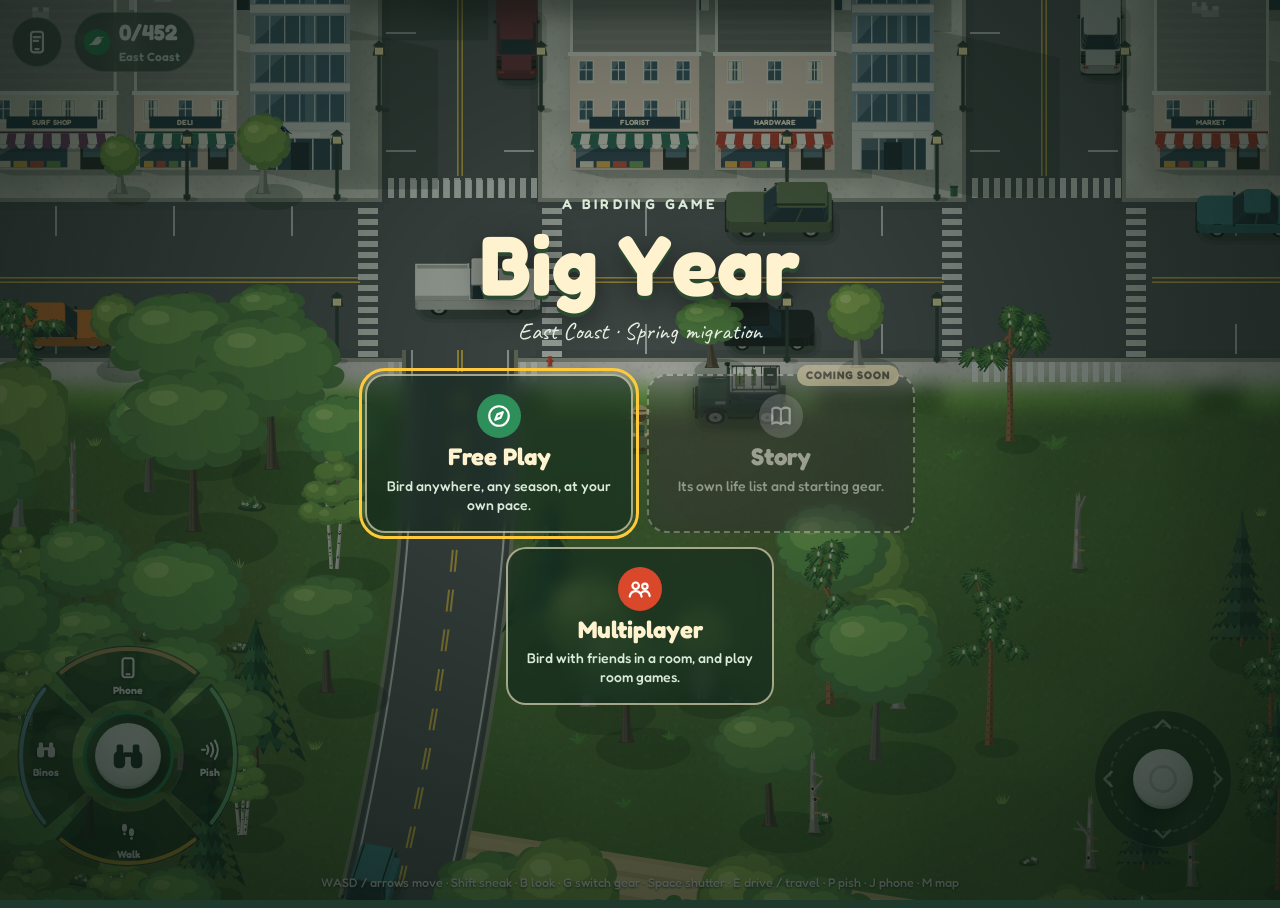
<file: arcade/games/big-year/index.html>
<!doctype html>
<html lang="en">
<meta charset="utf-8">
<meta name="viewport" content="width=device-width,initial-scale=1,viewport-fit=cover">
<title>Big Year</title>
<script>/* AP-7 */try{(function(){var s=JSON.parse(localStorage.getItem('birding-settings')||'{}'),m=['central','west','pacific','caribbean','britain'].indexOf(s.map)>=0?s.map:'east',pr=(function(){try{var n=JSON.parse(sessionStorage.getItem('birding-progress-next')||'null');if(n&&Date.now()-(n.at||0)<600000)return n}catch(e){}return null})()||JSON.parse(localStorage.getItem('birding-progress-v1')||'null');if(pr&&pr.map)m=pr.map;
  if(pr&&(pr.arrive||pr.fast||pr.xy)&&(pr.map||'east')===m&&Date.now()-(pr.at||0)<600000)document.documentElement.classList.add('arriving')})()}catch(e){}</script>
<meta name="claude:viewport-fit-sides" content="cover">
<link rel="preconnect" href="https://fonts.googleapis.com">
<link rel="stylesheet" href="https://fonts.googleapis.com/css2?family=Fredoka:wght@400;500;600;700&family=Pixelify+Sans:wght@400;500;600;700&family=Caveat:wght@500;700&family=Crimson+Pro:ital,wght@1,500&display=swap">
<style>
[hidden]{display:none!important}
/* Layout: full-bleed game canvas; HUD pinned to corners (journal + life list TL, prototype panel L, status TC, compass TR, action wheel BL, joystick BR) */
:root{
  --forest:#1f3a2c; --glass:rgba(16,38,28,.55); --glass-line:rgba(255,255,255,.22);
  --text:#ffffff; --muted:#cfe3d4; --sun:#ffc93c; --leaf:#7fd38f; --coral:#ff6b5b;
  --panel:#183626; --panel-2:#10281b;
  --paper:#f6f1e1; --rule:#c9d7e8; --margin:#e6a1a1; --ink:#2b3a2f; --pencil:#4b5563; --cover:#56683f; --cover-2:#3f4e2d;
  --font-ui:"Fredoka",ui-rounded,"Nunito","Segoe UI",system-ui,sans-serif;
  --font-hand:"Caveat","Bradley Hand","Segoe Print",cursive; --font-latin:"Crimson Pro","Georgia",serif;
  color-scheme:dark;
}
html,body{height:100%;overflow:hidden;background:var(--forest);color:var(--text);font-family:var(--font-ui)}
body{overscroll-behavior:none;-webkit-user-select:none;user-select:none;-webkit-touch-callout:none}
#game{position:fixed;inset:0;width:100%;height:100%;display:block;touch-action:none}
button{font-family:var(--font-ui)}
.hud{position:fixed;z-index:5}
.glass{background:var(--glass);border:1.5px solid var(--glass-line);-webkit-backdrop-filter:blur(8px);backdrop-filter:blur(8px)}

.topleft{top:calc(12px + env(safe-area-inset-top,0px));left:calc(12px + env(safe-area-inset-left,0px));display:flex;align-items:center;gap:12px}
.roundbtn{width:50px;height:50px;border-radius:50%;display:grid;place-items:center;cursor:pointer;padding:0;color:#fff}
.roundbtn svg{width:26px;height:26px}
.roundbtn:focus-visible{outline:3px solid var(--sun);outline-offset:2px}
.life{display:flex;align-items:center;gap:8px;padding:6px 14px 6px 8px;border-radius:999px}
.life svg{width:28px;height:28px;flex:none}
.life b{font-size:22px;font-weight:700;font-variant-numeric:tabular-nums}
.life span{font-size:12px;font-weight:600;color:var(--muted);line-height:1.1}
.life b.pop{animation:pop .5s ease-out}
@keyframes pop{40%{transform:scale(1.4)}}

.status{top:calc(14px + env(safe-area-inset-top,0px));left:50%;transform:translateX(-50%);display:flex;align-items:center;gap:10px;
  padding:8px 16px 8px 12px;border-radius:999px;font-weight:600;font-size:15px;white-space:nowrap;max-width:calc(100% - 360px)}
.status svg{width:20px;height:20px;color:var(--leaf);flex:none}
.status #statusText{overflow:hidden;text-overflow:ellipsis}
.status .temp{color:var(--muted);font-weight:500}
@media (max-width:620px){.status{max-width:calc(100% - 32px);top:calc(166px + env(safe-area-inset-top,0px));font-size:13.5px;padding:6px 12px 6px 10px}.toast{top:calc(206px + env(safe-area-inset-top,0px))!important}}

.compass{top:calc(10px + env(safe-area-inset-top,0px));right:calc(10px + env(safe-area-inset-right,0px));
  width:140px;height:140px;border-radius:50%;cursor:pointer;touch-action:none;filter:drop-shadow(0 6px 10px rgba(0,0,0,.35))}
.compass:focus-visible{outline:3px solid var(--sun);outline-offset:3px}

.joy{right:calc(48px + env(safe-area-inset-right,0px));bottom:calc(52px + env(safe-area-inset-bottom,0px));width:136px;height:136px;border-radius:50%;touch-action:none}
.joy::before{content:"";position:absolute;inset:14px;border-radius:50%;border:2px dashed rgba(255,255,255,.25)}
.joy .chev{position:absolute;width:10px;height:10px;border-top:3px solid rgba(255,255,255,.55);border-left:3px solid rgba(255,255,255,.55);border-radius:2px}
.knob{position:absolute;left:50%;top:50%;width:60px;height:60px;margin:-30px 0 0 -30px;border-radius:50%;pointer-events:none;
  background:radial-gradient(circle at 38% 32%,#fff,#eef5ec 45%,#c3d8c4);box-shadow:0 6px 12px rgba(0,0,0,.35),inset 0 -3px 0 rgba(0,0,0,.12)}
.knob::after{content:"";position:absolute;inset:16px;border-radius:50%;border:3px solid rgba(31,58,44,.18)}
body.joy-left .joy{right:auto;left:calc(48px + env(safe-area-inset-left,0px))}
body.joy-left .actions{left:auto;right:calc(14px + env(safe-area-inset-right,0px))}
body.joy-left .zoombar{left:auto;right:calc(26px + env(safe-area-inset-right,0px))}
.joy.floating{right:auto!important;bottom:auto!important;pointer-events:none}

/* action wheel: big binoculars button in the middle, wedges around it */
.actions{left:calc(14px + env(safe-area-inset-left,0px));bottom:calc(30px + env(safe-area-inset-bottom,0px));width:228px;height:228px}
.act{--c:#2f8f5b;--p:1;position:absolute;left:69px;top:69px;width:90px;height:90px;z-index:2;border-radius:50%;padding:0;cursor:pointer;display:grid;place-items:center;
  background:var(--glass);border:1.5px solid var(--glass-line);-webkit-backdrop-filter:blur(8px);backdrop-filter:blur(8px);touch-action:none}
.act::after{content:"";position:absolute;inset:-1.5px;border-radius:50%;pointer-events:none;background:conic-gradient(var(--c) calc(var(--p)*360deg),transparent 0);
  -webkit-mask:radial-gradient(circle closest-side,transparent calc(100% - 4px),#000 calc(100% - 3px));mask:radial-gradient(circle closest-side,transparent calc(100% - 4px),#000 calc(100% - 3px));opacity:.9}
.act .disk{position:relative;width:66px;height:66px;border-radius:50%;display:grid;place-items:center;color:#1f3a2c;
  background:radial-gradient(circle at 38% 32%,#fff,#eef5ec 45%,#c3d8c4);box-shadow:0 6px 12px rgba(0,0,0,.35),inset 0 -3px 0 rgba(0,0,0,.12);transition:transform .08s}
.act .disk svg{width:38px;height:38px}
.act.pressed .disk{transform:scale(.88)}
.act:focus-visible{outline:3px solid var(--sun);outline-offset:3px}
.act .lbl{position:absolute;width:1px;height:1px;overflow:hidden;clip:rect(0 0 0 0);white-space:nowrap}
.act.on{--c:var(--sun)}.act.on .disk{background:radial-gradient(circle at 38% 32%,#fff7dc,#ffe08a 50%,#f0b93a);color:#4a3200}
.wedge{--c:#2f8f5b;position:absolute;inset:0;padding:0;margin:0;border:0;background:none;cursor:pointer;touch-action:none;-webkit-tap-highlight-color:transparent;transition:opacity .2s}
.wedge .wg{position:absolute;inset:0;width:100%;height:100%;overflow:visible}
.wedge .wp{fill:rgba(16,38,28,.6);stroke:rgba(255,255,255,.26);stroke-width:1.5;transition:fill .12s}
.wedge .wa{fill:none;stroke:var(--c);stroke-width:4;stroke-linecap:round;opacity:.85}
.wedge .ic{position:absolute;transform:translate(-50%,-50%);display:grid;justify-items:center;gap:2px;pointer-events:none}
.wedge .disk{width:30px;height:30px;display:grid;place-items:center;color:#fff;transition:transform .08s;filter:drop-shadow(0 1px 2px rgba(0,0,0,.55))}
.wedge .disk svg{width:24px;height:24px}
.wedge .lbl{font-size:10.5px;font-weight:700;line-height:1;white-space:nowrap;color:#fff;text-shadow:0 1px 3px rgba(0,0,0,.8)}
.wedge.pressed .wp{fill:rgba(47,143,91,.75)}.wedge.pressed .disk{transform:scale(.88)}
.wedge:disabled{opacity:.42;cursor:default}
.wedge:focus-visible{outline:none}.wedge:focus-visible .wp{stroke:var(--sun);stroke-width:3}
.wedge.w{clip-path:path('M30.9 187.6A111 111 0 0 1 30.9 40.4L72.8 77.6A55 55 0 0 0 72.8 150.4Z');-webkit-clip-path:path('M30.9 187.6A111 111 0 0 1 30.9 40.4L72.8 77.6A55 55 0 0 0 72.8 150.4Z')}.wedge.w .ic{left:32px;top:114px}
.wedge.gear{--c:#8fc7e8}
.shutter{right:calc(64px + env(safe-area-inset-right,0px));bottom:calc(214px + env(safe-area-inset-bottom,0px));width:84px;height:84px;border-radius:50%;padding:0;cursor:pointer;border:4px solid rgba(255,255,255,.9);background:rgba(0,0,0,.35);display:grid;place-items:center}
.shutter i{display:block;width:62px;height:62px;border-radius:50%;background:#f4f4f2;box-shadow:inset 0 -3px 0 rgba(0,0,0,.15);transition:transform .08s}
.shutter.pressed i{transform:scale(.86);background:#ddd}
.shutter:focus-visible{outline:3px solid var(--sun);outline-offset:3px}
body:not(.cam) .shutter{display:none}
body.joy-left .shutter{right:auto;left:calc(64px + env(safe-area-inset-left,0px))}
.photo-back{position:fixed;inset:0;z-index:35;display:grid;place-items:center;background:rgba(6,10,8,.88);padding-block:16px;padding-left:max(16px,env(safe-area-inset-left,0px));padding-right:max(16px,env(safe-area-inset-right,0px))}
.photo{width:min(1000px,100%);max-height:100%;display:flex;flex-direction:column;gap:10px;color:#fff}
.photo img{width:100%;max-height:calc(100vh - 170px);object-fit:contain;border-radius:10px;background:#111}
.photo .bar{display:flex;align-items:center;gap:10px;flex-wrap:wrap}
.photo .meta{flex:1;min-width:0}.photo .meta b{display:block;font-size:18px}.photo .meta span{font-size:13px;color:#c9d6cc}
.pbtn{height:42px;min-width:42px;padding:0 14px;border-radius:999px;border:1.5px solid rgba(255,255,255,.3);background:rgba(255,255,255,.08);color:#fff;font:600 14px var(--font-ui);cursor:pointer;display:inline-flex;align-items:center;gap:6px}
.pbtn svg{width:20px;height:20px}.pbtn.on{background:#e0485a;border-color:#e0485a}.pbtn.danger{background:#b8322a;border-color:#b8322a}
.pbtn:focus-visible{outline:3px solid var(--sun);outline-offset:2px}
.wedge.jr{--c:#e0b070}.wedge.pish{--c:#7fd38f}.wedge.use{--c:#ffc93c}
.wedge.hot .disk{animation:wiggle 1.2s ease-in-out infinite}.wedge.hot .wa{opacity:1;stroke-width:5}
@keyframes wiggle{0%,100%{transform:rotate(0)}10%{transform:rotate(-10deg)}20%{transform:rotate(10deg)}30%{transform:rotate(0)}}
.wslot{position:absolute;inset:0;width:100%;height:100%;pointer-events:none}
.wslot path{fill:rgba(16,38,28,.25);stroke:rgba(255,255,255,.22);stroke-width:1.5;stroke-dasharray:5 5}
.wedge.n{clip-path:path('M40.4 30.9A111 111 0 0 1 187.6 30.9L150.4 72.8A55 55 0 0 0 77.6 72.8Z');-webkit-clip-path:path('M40.4 30.9A111 111 0 0 1 187.6 30.9L150.4 72.8A55 55 0 0 0 77.6 72.8Z')}.wedge.n .ic{left:114px;top:32px}
.wedge.e{clip-path:path('M197.1 40.4A111 111 0 0 1 197.1 187.6L155.2 150.4A55 55 0 0 0 155.2 77.6Z');-webkit-clip-path:path('M197.1 40.4A111 111 0 0 1 197.1 187.6L155.2 150.4A55 55 0 0 0 155.2 77.6Z')}.wedge.e .ic{left:196px;top:114px}
.wedge.s{clip-path:path('M187.6 197.1A111 111 0 0 1 40.4 197.1L77.6 155.2A55 55 0 0 0 150.4 155.2Z');-webkit-clip-path:path('M187.6 197.1A111 111 0 0 1 40.4 197.1L77.6 155.2A55 55 0 0 0 150.4 155.2Z')}.wedge.s .ic{left:114px;top:196px}
body.bino .wedge,body.bino .wslot{opacity:0;pointer-events:none}
.zoombar{left:calc(26px + env(safe-area-inset-left,0px));bottom:calc(262px + env(safe-area-inset-bottom,0px));display:flex;flex-direction:column;gap:10px;align-items:center}
.zoombar button{width:52px;height:52px;border-radius:50%;color:#fff;font-size:24px;font-weight:700;cursor:pointer;display:grid;place-items:center;padding:0}
.zoombar button:focus-visible{outline:3px solid var(--sun);outline-offset:2px}
.zoombar span{font-size:13px;font-weight:700;padding:3px 10px;border-radius:999px}
body:not(.bino) .zoombar{display:none}
body[data-gear=bino] .zoombar{display:none!important}
/* OP2: on the Pocket Arcade handheld the camera and scope get on-screen zoom buttons too */
body.gp-console.bino[data-gear=cam] .zoombar,body.gp-console.bino[data-gear=scope] .zoombar{display:flex!important;left:auto;right:calc(10px + env(safe-area-inset-right,0px));bottom:calc(58px + env(safe-area-inset-bottom,0px));gap:8px}
body.gp-console .zoombar button{width:44px;height:44px;font-size:22px}
body.bino .status,body.bino .life,body.bino .proto,body.bino .compass{opacity:0;pointer-events:none}
.devcard{left:50%;top:calc(64px + env(safe-area-inset-top,0px));transform:translateX(-50%);width:min(340px,calc(100% - 24px));padding:10px 12px 12px;border-radius:14px;background:rgba(20,24,30,.9);color:#fff;font:500 13px/1.35 var(--font-ui);z-index:30;box-shadow:0 10px 30px rgba(0,0,0,.4)}
.devcard .dch{display:flex;align-items:center;justify-content:space-between;gap:8px;margin-bottom:6px}.devcard .dch b{font-size:16px;color:#ffd6e0}
.devcard .dch button{all:unset;cursor:pointer;width:26px;height:26px;border-radius:50%;text-align:center;line-height:26px;font-size:20px;background:rgba(255,255,255,.12)}
.devcard table{width:100%;border-collapse:collapse}.devcard th{text-align:left;font-weight:500;color:#9fb0c0;padding:2px 10px 2px 0;white-space:nowrap;vertical-align:top}.devcard td{padding:2px 0;word-break:break-word}
.devcard #devFG{margin-top:8px;padding:7px 12px;border-radius:999px;border:0;background:#ff3b6b;color:#fff;font:600 13px var(--font-ui);cursor:pointer}
.devinfo{left:calc(12px + env(safe-area-inset-left,0px));top:calc(146px + env(safe-area-inset-top,0px));margin:0;padding:6px 9px;border-radius:10px;background:rgba(20,24,30,.78);color:#d8f5e0;font:12px/1.35 ui-monospace,Menlo,monospace;pointer-events:none;z-index:25;white-space:pre}
@media (min-width:700px){.devcard{left:auto;right:calc(12px + env(safe-area-inset-right,0px));top:calc(166px + env(safe-area-inset-top,0px));transform:none}}
body.no-dev .devcard,body.no-dev .devinfo{display:none!important}
.setting.devpick{flex-direction:column;align-items:stretch;gap:8px}.setting.devpick .bodysel{display:flex;flex-wrap:wrap;gap:6px}
.idtag{left:50%;bottom:calc(26px + env(safe-area-inset-bottom,0px));transform:translateX(-50%);padding:8px 18px;border-radius:999px;font-weight:600;font-size:16px;white-space:nowrap;transition:opacity .3s;pointer-events:none;max-width:calc(100% - 32px);overflow:hidden;text-overflow:ellipsis}

.proto{top:calc(76px + env(safe-area-inset-top,0px));left:calc(12px + env(safe-area-inset-left,0px));width:212px;border-radius:20px;padding:6px;max-height:calc(100% - 420px);min-height:46px;overflow-y:auto;transition:opacity .2s}
.proto-head{width:100%;display:flex;align-items:center;justify-content:space-between;gap:8px;padding:6px 8px;border:none;background:none;color:#fff;cursor:pointer;font-size:13px;font-weight:700;letter-spacing:.06em;text-transform:uppercase}
.proto-head .tag{font-size:10px;padding:2px 7px;border-radius:999px;background:var(--sun);color:#3d2604;letter-spacing:.08em}
.proto-head svg{width:16px;height:16px;transition:transform .2s}
.proto.closed .proto-head svg{transform:rotate(-90deg)}.proto.closed .proto-body{display:none}
.proto-head:focus-visible{outline:3px solid var(--sun);border-radius:12px}
.proto-body{padding:0 4px 6px}
.proto h4{margin:6px 2px 6px;font-size:12px;font-weight:600;color:var(--muted)}
.tools{display:grid;grid-template-columns:1fr 1fr;gap:6px}
.tool{padding:8px 4px;border-radius:12px;border:1.5px solid rgba(255,255,255,.2);background:rgba(255,255,255,.06);color:#fff;font-size:11.5px;font-weight:600;cursor:pointer}
.tool.wide{grid-column:1/-1}
.tool.on,.tool[aria-pressed="true"]{background:var(--sun);color:#3d2604;border-color:var(--sun)}
.tool:focus-visible{outline:3px solid var(--sun)}

.toast{top:calc(70px + env(safe-area-inset-top,0px));left:50%;transform:translateX(-50%);padding:8px 18px;border-radius:999px;font-size:15px;font-weight:600;white-space:nowrap;max-width:calc(100% - 32px);overflow:hidden;text-overflow:ellipsis;transition:opacity .4s;pointer-events:none}
.keys{bottom:calc(10px + env(safe-area-inset-bottom,0px));left:50%;transform:translateX(-50%);font-size:12.5px;font-weight:500;color:rgba(255,255,255,.85);text-shadow:0 1px 2px rgba(0,0,0,.7);white-space:nowrap}
@media (pointer:coarse){.keys{display:none}}
body.no-hints .keys,body.bino .keys{display:none}

/* overlays */
.back{position:fixed;inset:0;z-index:30;display:grid;place-items:center;background:rgba(8,20,14,.55);-webkit-backdrop-filter:blur(4px);backdrop-filter:blur(4px);
  padding-block:16px;padding-left:max(16px,env(safe-area-inset-left,0px));padding-right:max(16px,env(safe-area-inset-right,0px))}
@keyframes rise{from{transform:translateY(24px) scale(.96);opacity:0}}
.xbtn{width:40px;height:40px;flex:none;border-radius:50%;border:none;cursor:pointer;background:rgba(43,58,47,.12);color:var(--ink);display:grid;place-items:center}
.xbtn svg{width:18px;height:18px}
.xbtn:focus-visible{outline:3px solid var(--sun);outline-offset:2px}

/* field journal: canvas-covered notebook with ruled pages */
.book{width:min(880px,100%);max-height:min(720px,calc(100% - 8px));display:flex;flex-direction:column;overflow:hidden;border-radius:12px 18px 18px 12px;
  background:linear-gradient(90deg,var(--cover-2) 0 14px,var(--cover) 14px);padding:10px 10px 10px 22px;box-shadow:0 24px 60px rgba(0,0,0,.5);animation:rise .28s cubic-bezier(.2,1.3,.4,1);position:relative}
.book::before{content:"";position:absolute;left:5px;top:10px;bottom:10px;width:4px;border-radius:4px;background:repeating-linear-gradient(transparent 0 14px,rgba(255,255,255,.55) 14px 20px)}
.pages{flex:1;min-height:0;display:flex;flex-direction:column;background:var(--paper);border-radius:6px 10px 10px 6px;color:var(--ink);overflow:hidden;
  background-image:linear-gradient(90deg,transparent 46px,var(--margin) 46px 47.5px,transparent 47.5px),repeating-linear-gradient(transparent 0 27px,var(--rule) 27px 28px)}
.book header{display:flex;align-items:center;justify-content:space-between;gap:12px;padding:14px 16px 6px 60px}
.book h2{margin:0;font-size:26px;font-weight:700;color:var(--ink);line-height:1.1}
.book h2 small{display:block;font-family:var(--font-hand);font-size:20px;font-weight:500;color:var(--pencil)}
.tabs{flex:none;display:flex;gap:6px;padding:4px 16px 10px 60px;overflow-x:auto;scrollbar-width:none}
.tab{flex:none;padding:7px 14px;border-radius:999px;border:1.5px solid rgba(43,58,47,.25);cursor:pointer;background:rgba(255,255,255,.6);color:var(--ink);font-size:14px;font-weight:600}
.tab[aria-selected="true"]{background:var(--ink);color:var(--paper);border-color:var(--ink)}
.tab:focus-visible{outline:3px solid var(--sun);outline-offset:2px}
.panel{padding:4px 18px 22px 60px;overflow-y:auto;min-height:0}
.splist{display:grid;grid-template-columns:repeat(auto-fill,minmax(190px,1fr));gap:12px}
.spcard{display:flex;flex-direction:column;gap:4px;padding:10px;border-radius:12px;background:rgba(255,255,255,.75);border:1.5px solid rgba(43,58,47,.18);cursor:pointer;text-align:left;color:var(--ink);font:inherit;min-width:0}
.spcard canvas{width:100%;aspect-ratio:3/2;max-width:100%;border-radius:8px;background:#ece6d2}
.spcard b{font-size:16px;line-height:1.15}
.spcard i{font-family:var(--font-latin);font-size:14px;color:#556}
.spcard .seen{font-family:var(--font-hand);font-size:19px;color:#2f6b45;line-height:1}
.spcard.locked b{color:#8a8f86}.spcard.locked .seen{color:#9a7b45}
.spcard:focus-visible{outline:3px solid var(--sun);outline-offset:2px}
.prog{display:flex;align-items:center;gap:10px;margin:0 0 14px;font-weight:600;font-size:14px}
.prog .bar{flex:1;height:10px;border-radius:999px;background:rgba(43,58,47,.12);overflow:hidden}.prog .bar i{display:block;height:100%;background:#2f8f5b;border-radius:999px}
.detail{display:grid;grid-template-columns:minmax(0,1.25fr) minmax(0,1fr);gap:18px;align-items:start}
@media (max-width:640px){.detail{grid-template-columns:minmax(0,1fr)}.panel,.book header,.tabs{padding-left:52px}}
.plate{position:relative;border-radius:12px;background:#efe9d6;border:1.5px solid rgba(43,58,47,.15);overflow:hidden}
.plate canvas{width:100%;aspect-ratio:4/3;display:block;max-width:100%}
.views{display:flex;gap:6px;flex-wrap:wrap;margin:8px 0 0}
.views button{padding:6px 12px;border-radius:999px;border:1.5px solid rgba(43,58,47,.25);background:#fff;color:var(--ink);font-weight:600;font-size:13px;cursor:pointer}
.views button[aria-pressed="true"]{background:var(--ink);color:var(--paper)}
.views button:focus-visible{outline:3px solid var(--sun);outline-offset:2px}
.dname{font-size:24px;font-weight:700;line-height:1.1;margin:0}
.dsci{font-family:var(--font-latin);font-style:italic;font-size:18px;color:#4d5a50;margin:2px 0 8px}
.facts{display:flex;flex-wrap:wrap;gap:6px;margin-bottom:10px}
.facts span{font-size:12.5px;font-weight:600;padding:4px 10px;border-radius:999px;background:rgba(43,58,47,.08)}
.marks{list-style:none;margin:0 0 10px;padding:0;display:flex;flex-direction:column;gap:6px}
.marks li{display:flex;gap:8px;align-items:flex-start;font-size:14.5px;line-height:1.35}
.marks li b{flex:none;width:22px;height:22px;border-radius:50%;background:#c23b2e;color:#fff;font-size:12px;display:grid;place-items:center}
.hand{font-family:var(--font-hand);font-size:21px;line-height:1.15;color:#2f4a6b;margin:6px 0}
.sub{margin:12px 0 6px;font-size:12px;font-weight:700;letter-spacing:.08em;text-transform:uppercase;color:#6a7a6e}
.txt{font-size:14.5px;line-height:1.45;margin:0}
.filters{display:flex;gap:8px;flex-wrap:wrap;margin:0 0 12px}
.filters select{font:600 13.5px var(--font-ui);padding:7px 10px;border-radius:10px;border:1.5px solid rgba(43,58,47,.25);background:#fff;color:var(--ink);max-width:100%}
.logrow{display:grid;grid-template-columns:64px minmax(0,1fr) auto;gap:12px;align-items:center;padding:8px 10px;border-radius:12px;background:rgba(255,255,255,.75);border:1.5px solid rgba(43,58,47,.14);margin-bottom:6px}
.logrow img{width:64px;height:44px;border-radius:8px;background:#ece6d2;object-fit:cover}
.logrow b{display:block;font-size:15px}.logrow span{font-size:13px;color:#4d5a50}
.how{font-size:12px;font-weight:700;padding:3px 9px;border-radius:999px;background:rgba(43,58,47,.1);white-space:nowrap}
.how.cam{background:#ffe9b8}.how.scope{background:#d6ecf5}
.dayhead{font-family:var(--font-hand);font-size:22px;color:#2f4a6b;margin:12px 0 4px}
.chips{display:flex;gap:6px;flex-wrap:wrap;margin:0 0 12px}
.chipb{padding:6px 12px;border-radius:999px;border:1.5px solid rgba(43,58,47,.25);background:#fff;color:var(--ink);font:600 13px var(--font-ui);cursor:pointer}
.chipb[aria-pressed="true"]{background:var(--ink);color:var(--paper)}.chipb:focus-visible{outline:3px solid var(--sun);outline-offset:2px}
.album{display:grid;grid-template-columns:repeat(auto-fill,minmax(150px,1fr));gap:10px}
.shot{position:relative;border-radius:10px;overflow:hidden;background:#222;aspect-ratio:16/10;max-width:100%}
.shot>button.open{all:unset;display:block;width:100%;height:100%;cursor:pointer}.shot img{width:100%;height:100%;object-fit:cover;display:block}
.shot .cap{position:absolute;left:0;right:0;bottom:0;padding:14px 8px 5px;background:linear-gradient(transparent,rgba(0,0,0,.7));color:#fff;font-size:12px;font-weight:600;pointer-events:none}
.shot .heart{position:absolute;top:6px;right:6px;width:32px;height:32px;border-radius:50%;border:none;background:rgba(0,0,0,.45);color:#fff;display:grid;place-items:center;cursor:pointer}
.shot .heart svg{width:18px;height:18px}.shot .heart.on{color:#ff5b6e}.shot .heart:focus-visible,.shot>button.open:focus-visible{outline:3px solid var(--sun)}
.empty{padding:24px;border-radius:14px;border:2px dashed rgba(43,58,47,.25);text-align:center;color:#4d5a50}
.kit{display:grid;grid-template-columns:repeat(auto-fill,minmax(min(100%,230px),1fr));gap:12px;margin-bottom:8px}
.kitc{display:flex;flex-direction:column;gap:6px;padding:10px;border-radius:14px;background:rgba(255,255,255,.75);border:1.5px solid rgba(43,58,47,.16);min-width:0}
.kitc.sel{border-color:#2f8f5b;box-shadow:0 0 0 2px #2f8f5b inset}
.kitc canvas{width:100%;aspect-ratio:3/2;border-radius:10px;background:#e9e3cf;max-width:100%}
.kitc b{font-size:16px}.kitc span{font-size:13px;color:#4d5a50;line-height:1.35}
.kitc .btn{align-self:flex-start;padding:7px 16px;font-size:13.5px}
.backlink{border:none;background:none;color:#2f6b45;font-weight:700;font-size:14px;cursor:pointer;padding:4px 0;margin-bottom:6px}
.region{display:flex;align-items:center;gap:14px;padding:12px 14px;border-radius:14px;background:rgba(255,255,255,.75);border:1.5px solid rgba(43,58,47,.18);margin-bottom:10px}
.region .ic{width:46px;height:46px;flex:none;border-radius:12px;display:grid;place-items:center;color:#fff}
.region .ic svg{width:26px;height:26px}
.region b{display:block;font-size:16px}.region span{font-size:13.5px;color:#4d5a50}
.chip{flex:none;margin-left:auto;padding:4px 10px;border-radius:999px;font-size:12px;font-weight:700;background:rgba(43,58,47,.1);color:#4d5a50}
.chip.good{background:#2f8f5b;color:#fff}.chip.now{background:var(--sun);color:#3d2604}
.setting{display:flex;align-items:center;justify-content:space-between;gap:16px;padding:12px 14px;border-radius:14px;background:rgba(255,255,255,.75);border:1.5px solid rgba(43,58,47,.18);margin-bottom:8px}
.setting b{display:block;font-size:15px}.setting span{font-size:13px;color:#4d5a50}
.switch{position:relative;flex:none;width:52px;height:30px}
.switch input{position:absolute;inset:0;opacity:0;margin:0;cursor:pointer;z-index:1}
.switch i{position:absolute;inset:0;border-radius:999px;background:rgba(43,58,47,.25);transition:background .2s}
.switch i::after{content:"";position:absolute;top:3px;left:3px;width:24px;height:24px;border-radius:50%;background:#fff;box-shadow:0 2px 4px rgba(0,0,0,.3);transition:transform .2s}
.switch input:checked+i{background:#2f8f5b}.switch input:checked+i::after{transform:translateX(22px)}
.switch input:focus-visible+i{outline:3px solid var(--sun);outline-offset:2px}

/* new species card */
.found{width:min(460px,100%);border-radius:18px;background:var(--paper);color:var(--ink);overflow:hidden;box-shadow:0 24px 60px rgba(0,0,0,.55);animation:rise .35s cubic-bezier(.2,1.3,.4,1)}
.found canvas{display:block;width:100%;aspect-ratio:16/10;background:#efe9d6;max-width:100%}
.found .in{padding:14px 20px 18px}
.found .eyebrow{font-size:12px;font-weight:700;letter-spacing:.12em;text-transform:uppercase;color:#2f8f5b}
.found h3{margin:4px 0 0;font-size:26px;line-height:1.1}
.found .dsci{margin-bottom:6px}
.btn{display:inline-block;padding:10px 20px;border-radius:999px;border:none;background:var(--ink);color:#fff;font-size:15px;font-weight:600;cursor:pointer}
.btn.ghost{background:transparent;color:var(--ink);border:1.5px solid rgba(43,58,47,.35)}
.btn:focus-visible{outline:3px solid var(--sun);outline-offset:2px}
.row2{display:flex;gap:10px;justify-content:flex-end;margin-top:14px;flex-wrap:wrap}

.title{position:fixed;inset:0;z-index:100;display:flex;flex-direction:column;align-items:center;justify-content:center;gap:10px;text-align:center;
  background:radial-gradient(ellipse at 50% 40%,rgba(20,44,30,.35),rgba(8,20,14,.85));transition:opacity .8s;padding-left:max(16px,env(safe-area-inset-left,0px));padding-right:max(16px,env(safe-area-inset-right,0px))}
.title.out{opacity:0;pointer-events:none}
.title .eyebrow{font-size:14px;font-weight:600;letter-spacing:.24em;text-transform:uppercase;color:#d9ead9}
.title h1{margin:0;font:700 clamp(40px,9vw,84px)/1 var(--font-ui);color:#fff3cf;text-shadow:0 4px 0 #2b4a32,0 10px 30px rgba(0,0,0,.5);text-wrap:balance}
.title p{margin:0;font-family:var(--font-hand);font-size:24px;color:#e6efe2}
.seasons{display:flex;gap:8px;flex-wrap:wrap;justify-content:center}
.title .seasons{margin-top:12px}
.title .seasons.small{margin-top:8px}.title .seasons.small button.sea{padding:6px 14px;font-size:14px}
.seasons button.sea{margin:0;padding:8px 16px;border-radius:999px;border:2px solid rgba(255,243,207,.55);background:rgba(255,243,207,.08);color:#fff;font:600 15px var(--font-ui);cursor:pointer}
.seasons button.sea[aria-checked=true]{background:#fff3cf;color:#24332a;border-color:#fff3cf}
.setting .seasons{justify-content:flex-start;margin-top:8px}
.setting .seasons button.sea{border-color:rgba(36,51,42,.25);background:transparent;color:inherit;font-size:14px;padding:7px 14px}
.setting .seasons button.sea[aria-checked=true]{background:#2f8f5b;border-color:#2f8f5b;color:#fff}
.title button{margin-top:16px;padding:13px 30px;border-radius:999px;border:2px solid #fff3cf;background:rgba(255,243,207,.14);color:#fff;font:700 18px var(--font-ui);cursor:pointer}
.title button:focus-visible{outline:3px solid var(--sun);outline-offset:3px}
/* MO1: how to play: two cards on the start screen; Free Play opens the season / time / weather step */
.modes{display:flex;gap:14px;flex-wrap:wrap;justify-content:center;margin-top:18px;width:min(560px,100%)}
.title .mode{position:relative;flex:1 1 220px;max-width:268px;margin:0;padding:18px 18px 16px;border-radius:20px;border:2px solid rgba(255,243,207,.6);background:rgba(16,38,28,.55);
  -webkit-backdrop-filter:blur(8px);backdrop-filter:blur(8px);color:#fff;display:flex;flex-direction:column;align-items:center;gap:6px;text-align:center;font:inherit}
.title .mode:not(:disabled):hover{background:rgba(47,143,91,.55);border-color:#fff3cf}
.title .mode b{font:700 24px/1.1 var(--font-ui);color:#fff3cf}
.title .mode .msub{font:500 14px/1.35 var(--font-ui);color:#d9ead9}
.title .mode .mic{width:44px;height:44px;border-radius:50%;display:grid;place-items:center;background:#2f8f5b;color:#fff}
.title .mode .mic svg{width:26px;height:26px}
.title .mode.soon{opacity:.5;cursor:default;border-style:dashed;filter:grayscale(.7)}
.title .mode.soon .mic{background:#6a716b}
.title .mode .tag{position:absolute;top:-11px;right:14px;font:700 11px/1 var(--font-ui);letter-spacing:.08em;text-transform:uppercase;font-style:normal;padding:5px 9px;border-radius:999px;background:var(--sun);color:#3d2604}
.tfree{display:flex;flex-direction:column;align-items:center;gap:0}
.tfree .mode-name{margin-top:12px;font:600 13px var(--font-ui);letter-spacing:.2em;text-transform:uppercase;color:var(--sun)}
.tbtns{display:flex;gap:12px;align-items:center;justify-content:center;flex-wrap:wrap}
.title .tback{display:inline-flex;align-items:center;gap:4px;padding:13px 22px 13px 16px;border-color:rgba(255,243,207,.45);background:transparent;font-weight:600}
.title .tback svg{width:20px;height:20px}
@media (max-width:420px),(max-height:560px){.title .mode{flex-basis:100%;max-width:300px;flex-direction:row;text-align:left;padding:12px 14px;gap:12px}.title .mode .msub{display:block}.title .mode b{font-size:20px}
  .title .mode>b,.title .mode>.msub{flex:1 1 auto}.title .mode{flex-wrap:wrap}.title .mode .mic{flex:none}.modes{gap:12px;margin-top:12px}}











@media (max-width:420px){.actions{transform:scale(.86);transform-origin:0 100%}body.joy-left .actions{transform-origin:100% 100%}.joy{width:124px;height:124px}.proto{width:196px}}
@media (prefers-reduced-motion:reduce){.book,.found,.mapwrap,.wedge.hot .disk{animation:none}}
.habgrid{display:grid;grid-template-columns:repeat(auto-fill,minmax(230px,1fr));gap:10px;margin-bottom:6px}
.habc{background:#fffaf0;border:1px solid #e3d9c2;border-radius:12px;padding:8px 10px 10px;display:flex;flex-direction:column;gap:3px}
.habc.here{border-color:#2f8f5b;box-shadow:0 0 0 2px #2f8f5b33}
.habc canvas{width:100%;height:auto;border-radius:8px;display:block;margin-bottom:4px}
.habc b{font-size:15px}.habc b em{font-style:normal;font-size:11px;background:#2f8f5b;color:#fff;border-radius:8px;padding:1px 7px;margin-left:6px;vertical-align:2px}
.habc .hsub{font-size:12px;font-weight:600}.habc p{margin:2px 0 4px;font-size:13px;line-height:1.35;color:#4d5a50}
.habc ul{margin:0;padding:0;list-style:none;display:flex;flex-wrap:wrap;gap:4px}.habc li{font-size:11.5px;background:#efe8d6;color:#6d6a5e;border-radius:8px;padding:2px 7px}
.habc li.live{background:#dcefe2;color:#1f5a3a;font-weight:600}.habc li.live.seen{background:#2f8f5b;color:#fff}
.habdot{display:inline-block;width:10px;height:10px;border-radius:50%;margin-right:7px;vertical-align:0}
.habtags{display:flex;flex-wrap:wrap;gap:5px;margin:4px 0 2px}.habtags span{font-size:12px;border:1.5px solid;border-radius:10px;padding:2px 8px;background:#fffaf0}

/* Pocket Arcade handheld mode (GP v1.1): the controller replaces the touch controls; pills stack at the top left */
body.gp-console .actions,body.gp-console .joy,body.gp-console #journalBtn,body.gp-console .zoombar,body.gp-console .shutter,body.gp-console .keys,body.gp-console .proto{display:none!important}
body.gp-console .compass{width:92px;height:92px;top:calc(8px + env(safe-area-inset-top,0px));right:calc(8px + env(safe-area-inset-right,0px))}
#gpTop{position:fixed;z-index:5;top:calc(8px + env(safe-area-inset-top,0px));left:calc(8px + env(safe-area-inset-left,0px));display:flex;flex-direction:column;align-items:flex-start;gap:6px;max-width:calc(100% - 116px);pointer-events:none}
#gpTop .topleft{position:static;display:flex;align-items:center;gap:6px;flex-wrap:wrap}
#gpTop .life{padding:3px 10px 3px 5px;gap:5px}#gpTop .life svg{width:20px;height:20px}#gpTop .life b{font-size:15px}#gpTop .life span{font-size:10px}
#gpTop .status{position:static;transform:none;max-width:100%;min-width:0;white-space:normal;border-radius:14px;line-height:1.25;font-size:12px;padding:4px 10px 4px 8px;gap:6px}#gpTop .status svg{width:15px;height:15px}#gpTop .status #statusText{overflow:visible;text-overflow:clip}
body.on-title .compass,body.on-title .status{visibility:hidden}
#gpTop .toast{position:static;transform:none;white-space:normal;font-size:12.5px;padding:6px 12px;border-radius:14px;max-width:100%}
.gp-focus{outline:3px solid var(--sun)!important;outline-offset:2px}
body.no-dev .proto{display:none!important}
.mmzoom{top:calc(150px + env(safe-area-inset-top,0px));right:calc(18px + env(safe-area-inset-right,0px));display:flex;gap:8px}
.mmzoom button{width:34px;height:34px;border-radius:50%;color:#fff;font:700 19px/1 var(--font-ui);display:grid;place-items:center;padding:0;cursor:pointer}
.mmzoom button:focus-visible{outline:3px solid var(--sun);outline-offset:2px}
body.bino .mmzoom{opacity:0;pointer-events:none}
body.gp-console .mmzoom{top:calc(104px + env(safe-area-inset-top,0px));right:calc(12px + env(safe-area-inset-right,0px))}body.gp-console .mmzoom button{width:28px;height:28px;font-size:16px}
#mapCanvas{cursor:grab;touch-action:none}
/* MP1–MP8: the map as a modern maps app */
.mapback{position:fixed;inset:0;z-index:20;background:rgba(8,20,14,.55)}
.mapwrap{position:absolute;inset:0;overflow:hidden;background:#e8e3d3;animation:rise .25s ease-out;font-family:var(--font-ui)}
@media (min-width:700px){.mapwrap{inset:16px;border-radius:22px;box-shadow:0 18px 44px rgba(0,0,0,.45)}}
.mapwrap>canvas{position:absolute;inset:0;display:block}
.maptop{position:absolute;top:calc(10px + env(safe-area-inset-top,0px));left:10px;right:10px;display:flex;gap:8px;align-items:center;z-index:2}
.mapregions,.maptitle{flex:1;min-width:0;border-radius:999px;background:rgba(255,255,255,.95);box-shadow:0 2px 10px rgba(0,0,0,.18)}
.mapregions{display:flex;gap:2px;overflow-x:auto;scrollbar-width:none;padding:4px;scroll-snap-type:x proximity}
.mapregions::-webkit-scrollbar{display:none}
.mapregions button{flex:none;display:flex;align-items:center;gap:7px;border:none;border-radius:999px;padding:9px 14px;background:transparent;color:#2b3a2f;font:600 13.5px/1 var(--font-ui);cursor:pointer;white-space:nowrap;scroll-snap-align:center}
.mapregions button i{width:10px;height:10px;border-radius:50%;flex:none;box-shadow:0 0 0 2px rgba(255,255,255,.9)}
.mapregions button .here{width:13px;height:13px;color:#1a73e8;margin-left:-1px}
.mapregions button[aria-selected=true]{background:#24372c;color:#fff}
.mapregions button[aria-selected=true] .here{color:#8fbcff}
.mapregions button:not([aria-selected=true]):hover{background:#f0eee7}
.maptitle{padding:11px 16px;font:700 15px/1 var(--font-ui);color:#22302a}
.mapx{flex:none;width:44px;height:44px;border-radius:50%;border:none;background:rgba(255,255,255,.95);color:#2b3a2f;display:grid;place-items:center;cursor:pointer;padding:0;box-shadow:0 2px 10px rgba(0,0,0,.18)}
.mapx svg{width:19px;height:19px}
.mapctl{position:absolute;right:10px;top:calc(66px + env(safe-area-inset-top,0px));display:flex;flex-direction:column;gap:10px;z-index:2}
.mapctl .zgrp{display:flex;flex-direction:column;border-radius:14px;overflow:hidden;box-shadow:0 2px 10px rgba(0,0,0,.18)}
.mapctl button{width:42px;height:42px;border:none;background:#fff;color:#2b3a2f;font:500 24px/1 var(--font-ui);display:grid;place-items:center;cursor:pointer;padding:0}
.mapctl .zgrp button+button{border-top:1px solid #e6e2d8}
.mapctl .solo{border-radius:14px;box-shadow:0 2px 10px rgba(0,0,0,.18)}
.mapctl button svg{width:19px;height:19px}
.mapctl button:disabled{color:#c4c1b8;cursor:default}
.mapctl button[aria-pressed=true]{background:#24372c;color:#fff}
#mapMe{color:#1a73e8}
.mapwrap button:focus-visible{outline:3px solid var(--sun);outline-offset:2px}
.mapkey{position:absolute;right:62px;top:calc(66px + env(safe-area-inset-top,0px));z-index:3;background:#fff;border-radius:16px;padding:8px 14px 10px;font:500 12.5px/1.2 var(--font-ui);color:#2b3a2f;box-shadow:0 4px 16px rgba(0,0,0,.22);max-height:calc(100% - 150px);overflow:auto;min-width:150px}
.mapkey h4{font:700 10.5px var(--font-ui);letter-spacing:.09em;text-transform:uppercase;color:#7b8078;margin:6px 0 5px}
.mapkey p{display:flex;align-items:center;gap:9px;margin:4px 0}
.mdot{width:10px;height:10px;border-radius:50%;display:inline-block;flex:none;box-shadow:0 0 0 2px #fff,0 1px 3px rgba(0,0,0,.35)}
.mapkey i{flex:none;display:inline-block}
.kyou{width:11px;height:11px;border-radius:50%;background:#1a73e8;box-shadow:0 0 0 2.5px #fff,0 0 0 6px rgba(26,115,232,.22)}
.kcar{width:14px;height:10px;border-radius:3px;background:#33503f;box-shadow:0 0 0 2px #fff,0 1px 3px rgba(0,0,0,.35)}
.ktrail,.kferry{width:12px;height:12px;border-radius:50%;background:#e0a21c;box-shadow:0 0 0 2px #fff,0 1px 3px rgba(0,0,0,.35)}.kferry{background:#2f6fb3}.kplane{width:12px;height:12px;border-radius:50%;background:#c8372d;box-shadow:0 0 0 2px #fff,0 1px 3px rgba(0,0,0,.35)}
.kboat{width:8px;height:8px;margin:0 2px;background:#e6781e;transform:rotate(45deg);box-shadow:0 0 0 2px #fff}
.kroad{width:16px;height:4px;border-radius:2px;background:#e8a33a;box-shadow:0 0 0 1.5px #fff}
.kband{width:7px;height:15px;border-radius:2px}
#mapSheet{position:absolute;inset:0;z-index:3;pointer-events:none}
#mapSheet>*{pointer-events:auto}
.mpeek{position:absolute;left:10px;bottom:calc(12px + env(safe-area-inset-bottom,0px));display:flex;align-items:center;gap:8px;border:none;border-radius:999px;padding:11px 14px 11px 14px;background:#fff;color:#22302a;font:600 14.5px/1 var(--font-ui);box-shadow:0 2px 10px rgba(0,0,0,.2);cursor:pointer}
.mpeek svg{width:18px;height:18px}.mpeek em{font-style:normal;font-size:12px;background:#eef0ea;border-radius:999px;padding:3px 8px;color:#4d5a50}
.mgphint{position:absolute;right:10px;bottom:calc(14px + env(safe-area-inset-bottom,0px));padding:7px 11px;border-radius:999px;background:rgba(16,38,28,.85);color:#fff;font:600 11px/1 var(--font-ui)}
.mcard,.mlistp{position:absolute;left:0;right:0;bottom:0;background:#fff;border-radius:22px 22px 0 0;box-shadow:0 -6px 26px rgba(0,0,0,.22);padding:8px 16px calc(14px + env(safe-area-inset-bottom,0px));color:#22302a;animation:sheetUp .22s ease-out}
.mlistp{max-height:62%;display:flex;flex-direction:column}
#mapSheet.wide .mcard{left:16px;right:auto;bottom:16px;width:340px;border-radius:20px;padding-bottom:14px}
#mapSheet.wide .mlistp{left:16px;right:auto;bottom:16px;top:calc(68px + env(safe-area-inset-top,0px));width:330px;max-height:none;border-radius:20px;padding-bottom:6px}
.mgrab{width:38px;height:5px;border-radius:3px;background:#dcd9d0;margin:0 auto 8px}
#mapSheet.wide .mgrab{display:none}#mapSheet.wide .mcard,#mapSheet.wide .mlistp{padding-top:14px}
.mchead{display:flex;gap:10px;align-items:flex-start;justify-content:space-between}
.mchead h3{font:700 20px/1.15 var(--font-ui);margin:2px 0 6px;color:#1f2a24}
.mchead p{display:flex;align-items:center;gap:6px;margin:0;font:500 14px/1.3 var(--font-ui);color:#4d5a50;flex-wrap:wrap}
.mchead p.mdist{color:#7b8078;font-size:12.5px;margin-top:4px}
.msep{color:#b5b2a9}
.mx{flex:none;width:34px;height:34px;border-radius:50%;border:none;background:#eef0ea;color:#4d5a50;display:grid;place-items:center;cursor:pointer;padding:0}.mx svg{width:15px;height:15px}
.mbtns{display:flex;gap:8px;margin-top:14px}
.mgo{flex:1;display:flex;align-items:center;justify-content:center;gap:8px;border:none;border-radius:999px;padding:13px 16px;background:#1a73e8;color:#fff;font:600 15px/1 var(--font-ui);cursor:pointer}
.mgo:hover{background:#155fc2}.mgo svg{width:17px;height:17px}.mgo kbd{font:700 11px/1 var(--font-ui);background:rgba(255,255,255,.25);border-radius:6px;padding:3px 6px}
.mlist{display:flex;align-items:center;gap:6px;border:none;border-radius:999px;padding:13px 15px;background:#eef0ea;color:#2b3a2f;font:600 14px/1 var(--font-ui);cursor:pointer}.mlist svg{width:16px;height:16px}
.mlhead{display:flex;align-items:center;gap:10px;padding:2px 0 10px;border-bottom:1px solid #eeebe3}
.mlhead h3{font:700 19px/1 var(--font-ui);margin:0}.mlhead span{flex:1;font:500 13px var(--font-ui);color:#7b8078}
.mscroll{overflow-y:auto;flex:1;min-height:0;margin:0 -16px;padding:0 12px 4px;overscroll-behavior:contain}
.mscroll h4{position:sticky;top:0;z-index:1;background:#fff;display:flex;align-items:center;gap:8px;margin:0;padding:12px 4px 6px;font:700 11.5px/1 var(--font-ui);letter-spacing:.07em;text-transform:uppercase;color:#4d5a50}
.mscroll h4 i{width:6px;height:16px;border-radius:3px}.mscroll h4 b{color:#22302a;margin-right:2px}
.mrow{display:flex;align-items:center;gap:11px;width:100%;border:none;background:none;padding:10px 6px;border-radius:12px;font:500 15px/1.2 var(--font-ui);color:#22302a;text-align:left;cursor:pointer}
.mrow:hover{background:#f3f1ea}
.mrn{flex:1}.mrh{font-size:12.5px;color:#7b8078;white-space:nowrap}
@keyframes sheetUp{from{transform:translateY(24px);opacity:0}to{transform:none;opacity:1}}
@media (prefers-reduced-motion:reduce){.mcard,.mlistp{animation:none}}





/* ===== PH1 the phone ===== */
.msg .meta .gone{font-size:12px;font-weight:600;color:#8a8f8b;margin-left:auto;margin-right:8px}.msg .meta .onmap{background:#e5372b!important;color:#fff!important;margin-left:auto;margin-right:6px;padding:3px 10px!important;border-radius:999px}

body.gp-console #journal{padding-bottom:0}
body.gp-console #journal .phone{border-bottom-left-radius:0;border-bottom-right-radius:0;padding-bottom:0;box-shadow:0 30px 80px rgba(0,0,0,.55),inset 2px 2px 0 0 #3b3d40,inset -2px 0 0 0 #3b3d40}
body.gp-console #journal .phone .screen{border-bottom-left-radius:0;border-bottom-right-radius:0}
body.gp-console #journal .phone .homebar{display:none}
body.gp-console .phone .widget{margin:6px 14px 2px;padding:10px 12px}body.gp-console .phone .apps{gap:12px 6px;padding:12px 10px 18px}body.gp-console .phone .app{gap:5px}body.gp-console .phone .app .ic{width:60px;height:60px;border-radius:15px}body.gp-console .phone .app .ic svg{width:36px;height:36px}
#journal{grid-template-columns:minmax(0,1fr);grid-template-rows:minmax(0,1fr)}
#journal .phone{position:relative;width:min(410px,100%);height:min(840px,100%);max-height:100%;box-sizing:border-box;align-self:center;justify-self:center;margin:auto;flex:none;contain:layout size;border-radius:48px;background:#121314;padding:11px;box-shadow:0 30px 80px rgba(0,0,0,.55),inset 0 0 0 2px #3b3d40;display:flex}
.phone .screen{position:relative;flex:1;min-width:0;min-height:0;display:flex;flex-direction:column;border-radius:38px;overflow:hidden;background:#f6f5f1;color:#1c2420}
.phone .screen,.phone .screen button,.phone .screen select,.phone .screen input,.phone .screen label{font-family:'Pixelify Sans',ui-monospace,Menlo,monospace}
.phone .hand,.phone .dayhead,.phone .spcard .seen,.phone .dsci,.phone .spcard i,.phone h2 small,.phone .marks li,.phone .txt{font-family:'Pixelify Sans',ui-monospace,Menlo,monospace}
.phone .hand{font-size:15px;color:#2f4a6b}.phone .dayhead{font-size:16px}.phone .dsci{font-size:14px;font-style:normal}
.phone[data-app=home] .screen{background:linear-gradient(170deg,#6fa8d6 0%,#a8cfe0 38%,#cfe3c8 62%,#6f9e5c 100%)}
.phone .phstat{flex:none;position:relative;display:flex;align-items:center;justify-content:space-between;height:40px;padding:6px 26px 0;font-size:15px;font-weight:600}
.phone .phstat .sicons{display:flex;gap:6px;align-items:center}.phone .phstat svg{fill:currentColor}
.phone .island{position:absolute;left:50%;top:9px;width:100px;height:28px;border-radius:15px;background:#121314;transform:translateX(-50%)}
.phone[data-app=home] .phstat{color:#fff;text-shadow:0 1px 2px rgba(0,0,0,.35)}
.phone .apphead{flex:none;display:flex;align-items:center;gap:8px;padding:6px 12px 4px}
.phone[data-app=home] .apphead{display:none}
.phone .apphead h2{flex:1;min-width:0;margin:0;font-size:22px;font-weight:700;color:#1c2420;line-height:1.1}
.phone .apphead h2 small{display:block;font-size:12.5px;font-weight:400;color:#6a716b}
.phone .phback{all:unset;flex:none;cursor:pointer;color:#2b7a4b;font-size:16px;font-weight:600;padding:6px 4px;border-radius:8px}
.phone .phback:focus-visible{outline:3px solid #ffd34a}
.phone .xbtn{width:34px;height:34px}
.phone .tabs{flex:none;display:flex;gap:6px;padding:2px 12px 8px;overflow-x:auto;scrollbar-width:none}
.phone .tab{padding:6px 12px;font-size:14px;border-radius:10px;background:#e9e8e2;border:none}
.phone .tab[aria-selected="true"]{background:#1c2420;color:#fff}
.phone .panel{flex:1;padding:4px 12px 16px;overflow-y:auto;min-height:0}
.phone[data-app=home] .panel{padding:0}
.phone .homebar{flex:none;height:22px;display:grid;place-items:center}
.phone .homebar button{all:unset;width:124px;height:5px;border-radius:3px;background:rgba(28,36,32,.55);cursor:pointer}
.phone[data-app=home] .homebar button{background:rgba(255,255,255,.8)}
.phone .homebar button:focus-visible{outline:3px solid #ffd34a;outline-offset:4px}
.phone .widget{margin:10px 16px 4px;padding:12px 14px;border-radius:22px;background:rgba(255,255,255,.6);color:#1c2420;box-shadow:0 4px 14px rgba(0,0,0,.12)}
.phone .widget b{display:block;font-size:17px}.phone .widget span{display:block;font-size:13px;color:#3d4842;margin-top:2px}
.phone .widget .bar{display:block;height:8px;border-radius:5px;background:rgba(28,36,32,.12);margin-top:8px;overflow:hidden}.phone .widget .bar i{display:block;height:100%;background:#2f8f5b}
.phone .apps{display:grid;grid-template-columns:repeat(3,1fr);gap:22px 8px;padding:20px 14px}
.phone .app{all:unset;display:flex;flex-direction:column;align-items:center;gap:7px;cursor:pointer;color:#fff;font-size:13.5px;text-shadow:0 1px 3px rgba(0,0,0,.55);text-align:center}
.phone .app .ic{position:relative;width:66px;height:66px;border-radius:17px;display:grid;place-items:center;box-shadow:0 5px 12px rgba(0,0,0,.25)}
.phone .app .ic svg{width:40px;height:40px}
.phone .app:focus-visible .ic{outline:3px solid #ffd34a;outline-offset:3px}
.phone .app .badge{position:absolute;top:-7px;right:-7px;min-width:22px;height:22px;padding:0 5px;box-sizing:border-box;border-radius:11px;background:#e5372b;color:#fff;font-size:13px;display:grid;place-items:center;text-shadow:none}
.phone .detail{grid-template-columns:1fr;gap:10px}
.phone .splist{grid-template-columns:repeat(auto-fill,minmax(140px,1fr))}
.phone .setting{border-radius:14px;background:#fff;border:none;box-shadow:0 1px 0 rgba(0,0,0,.06);margin:0 0 8px}
.phone .region,.phone .logrow,.phone .kitc,.phone .spcard{background:#fff}
.phone .filters select{font-size:13px}
.fgtools{display:flex;flex-wrap:wrap;gap:6px;margin:0 0 6px}
.fgtools select,.fgtools input{font-size:13.5px;padding:6px 8px;border-radius:10px;border:1.5px solid #d3d5cd;background:#fff;color:#1c2420;max-width:100%;min-width:0}
.fgtools input{flex:1 1 140px}
.fgtools select:focus-visible,.fgtools input:focus-visible{outline:3px solid #ffd34a}
.fgcount{font-size:12.5px;color:#6a716b;margin:2px 0 6px}
.fglist{display:flex;flex-direction:column}
.fgrow{all:unset;display:grid;grid-template-columns:74px minmax(0,1fr);gap:10px;align-items:center;padding:6px 4px;border-bottom:1px solid #e3e1da;cursor:pointer}
.fgrow img{width:74px;height:51px;border-radius:8px;background:#ece6d2;object-fit:cover}
.fgrow b{display:flex;align-items:center;gap:5px;font-size:15.5px;line-height:1.15;flex-wrap:wrap}
.fgrow i{display:block;font-size:12px;color:#6a716b;font-style:normal;margin-top:2px}
.abtag{display:inline-block;font-size:11.5px;font-weight:700;line-height:1;padding:3px 8px 4px;border-radius:999px;white-space:nowrap;vertical-align:1px}
.abtag[data-ab=abundant]{background:#cfe9d4;color:#14502b}.abtag[data-ab=common]{background:#dcefe0;color:#1d5a33}.abtag[data-ab=fairly-common]{background:#ddefed;color:#1f5d58}.abtag[data-ab=uncommon]{background:#fbefd2;color:#7a5410}.abtag[data-ab=rare]{background:#fde0d8;color:#9a2f1a}.abtag[data-ab=very-rare]{background:#ecdff7;color:#5b2f8a}
.fgrow .abtag{margin-top:4px}.facts .abtag{font-size:12.5px;padding:4px 10px}
.fgrow:focus-visible{outline:3px solid #ffd34a;outline-offset:-2px;border-radius:8px}
.fgic{display:inline-flex;gap:3px;align-items:center}.fgic svg{width:16px;height:16px;flex:none}
.ww{display:grid;grid-template-columns:96px minmax(0,1fr);gap:10px;align-items:start}
.ww img{width:96px;height:auto;border-radius:8px;background:#e2ded0;image-rendering:pixelated;border:1px solid #d3d0c4}
.ww .txt{font-size:13.5px;margin:0 0 5px}.ww .key{font-size:11.5px;color:#6a716b;margin-top:4px;display:flex;gap:6px;align-items:center}.ww .key i{display:inline-block;width:10px;height:10px;border-radius:2px;background:#2f8f5b}
.chat{display:flex;flex-direction:column;gap:12px;padding-top:4px}
.chat .day{align-self:center;font-size:12px;color:#7a807a}
.msg{align-self:flex-start;max-width:90%;background:#e9e9ec;border-radius:20px 20px 20px 6px;padding:8px 11px 9px;color:#1c2420}
.msg.sys{background:#dfeee4}
.msg .from{display:block;font-size:12px;font-weight:600;margin-bottom:2px}
.msg p{margin:0;font-size:14.5px;line-height:1.35}
.msg img{display:block;width:100%;border-radius:12px;margin:7px 0 5px;image-rendering:pixelated}
.msg .meta{display:flex;align-items:center;justify-content:space-between;gap:8px;font-size:11.5px;color:#7a807a;margin-top:3px}
.msg .meta button{all:unset;cursor:pointer;color:#2b7a4b;font-weight:600;font-size:13px;padding:3px 0}
.msg .meta button:focus-visible{outline:3px solid #ffd34a}
.msg.new{box-shadow:0 0 0 2px #34c759}
.notelist{display:flex;flex-direction:column;gap:0;background:#fff;border-radius:14px;overflow:hidden;margin-bottom:10px}
.noterow{display:grid;grid-template-columns:22px minmax(0,1fr) auto;gap:8px;align-items:center;padding:8px 10px;border-bottom:1px solid #eeece6;font-size:14.5px}
.noterow:last-child{border-bottom:none}.noterow .ck{color:#2f8f5b;font-weight:700}.noterow span{font-size:12px;color:#6a716b;text-align:right}
.noterow button{all:unset;cursor:pointer}.noterow button:focus-visible{outline:3px solid #ffd34a}
.phone[data-app=notes] .screen{background:#fbf8ec}
#msgBanner{position:fixed;z-index:80;top:10px;left:50%;width:min(420px,calc(100% - 20px));transform:translate(-50%,-160%);transition:transform .35s ease;display:flex;gap:10px;align-items:center;padding:10px 12px;border:none;border-radius:20px;background:rgba(250,250,248,.96);color:#1c2420;box-shadow:0 12px 34px rgba(0,0,0,.35);font-family:'Pixelify Sans',ui-monospace,monospace;text-align:left;cursor:pointer}
#msgBanner.show{transform:translate(-50%,0)}
#msgBanner .ic{flex:none;width:38px;height:38px;border-radius:10px;background:#34c759;display:grid;place-items:center}#msgBanner .ic svg{width:24px;height:24px}
#msgBanner b{display:block;font-size:14px}#msgBanner span{display:block;font-size:13.5px;line-height:1.3}
#msgBanner small{display:block;font-size:11px;color:#7a807a}
.hudbadge{position:absolute;top:-4px;right:-4px;min-width:20px;height:20px;padding:0 5px;box-sizing:border-box;border-radius:10px;background:#e5372b;color:#fff;font:600 12px/20px 'Pixelify Sans',ui-monospace,monospace;text-align:center;pointer-events:none}
@media (prefers-reduced-motion:reduce){#msgBanner{transition:none}}

.phone[data-app=weather] .apphead h2,.phone[data-app=weather] .phback,.phone[data-app=weather] .phstat{color:#fff}.phone[data-app=weather] .apphead h2 small{color:rgba(255,255,255,.8)}
.phone[data-app=weather] .panel{color:#fff}
.wxnow{display:flex;flex-direction:column;align-items:center;padding:0 0 12px;text-shadow:0 1px 3px rgba(0,0,0,.25)}
.wxnow svg{width:66px;height:66px}.wxnow .place{font-size:19px;margin-top:2px}.wxnow .deg{font-size:68px;line-height:1;margin:2px 0}.wxnow .cond{font-size:15px;opacity:.95}
.wxcard{background:rgba(255,255,255,.17);border-radius:18px;padding:10px 12px 12px;margin:0 0 10px;box-shadow:inset 0 0 0 1px rgba(255,255,255,.18)}
.wxh{font-size:11.5px;letter-spacing:.1em;opacity:.85;margin:0 0 8px;padding-bottom:6px;border-bottom:1px solid rgba(255,255,255,.25)}
.wxrow{display:grid;gap:6px}.wxrow.four{grid-template-columns:repeat(4,1fr)}.wxrow.two{grid-template-columns:repeat(2,1fr)}
.wxt{all:unset;display:flex;flex-direction:column;align-items:center;gap:4px;padding:8px 2px 7px;border-radius:14px;cursor:pointer;font-size:13.5px;color:#fff;text-align:center}
.wxt svg{width:38px;height:38px}
.wxt[aria-pressed="true"]{background:rgba(255,255,255,.3);box-shadow:inset 0 0 0 2px rgba(255,255,255,.9)}
.wxt:focus-visible{outline:3px solid #ffd34a;outline-offset:1px}
.wxcard p{margin:0 0 6px;font-size:14px;line-height:1.4}.wxcard p:last-child{margin:0}
.fgtools select{appearance:none;-webkit-appearance:none;padding-right:24px;background:#fff url("data:image/svg+xml,%3Csvg xmlns=%27http://www.w3.org/2000/svg%27 width=%2710%27 height=%276%27%3E%3Cpath d=%27M0 0l5 6 5-6z%27 fill=%27%236a716b%27/%3E%3C/svg%3E") no-repeat right 8px center}
.kitc img.kimg{width:100%;aspect-ratio:3/2;border-radius:10px;background:#e9e3cf;display:block}
.fgic svg.off{filter:grayscale(1);opacity:.22}
.fgkey{display:flex;flex-wrap:wrap;gap:4px 12px;font-size:12.5px;color:#4a524c;margin:2px 0 4px}.fgkey span{display:inline-flex;align-items:center;gap:4px}.fgkey svg{width:15px;height:15px}
.bodysel{display:flex;gap:6px;flex:none}.bodysel button{font:inherit;font-size:14px;padding:7px 12px;border-radius:999px;border:1.5px solid #c9c3b2;background:#fff;color:#3a403b;cursor:pointer}.bodysel button.on{background:#2f6b4f;border-color:#2f6b4f;color:#fff}
.setting.wipe{border:1.5px solid #e7c2bd;background:#fff7f5}.setting.wipe b{color:#9a2f22}.wipebtns{display:flex;gap:6px;flex:none}.wipebtns button{font:inherit;font-size:14px;padding:7px 12px;border-radius:999px;border:1.5px solid #c9c3b2;background:#fff;color:#3a403b;cursor:pointer}.wipebtns .wipe-go,.wipebtns .wipe-yes{border-color:#b8432f;color:#b8432f}.wipebtns .wipe-yes{background:#b8432f;color:#fff}
.mstyle{display:flex;gap:8px;margin:2px 0 10px}.mstyle button{flex:1;display:flex;flex-direction:column;align-items:center;gap:5px;padding:6px 4px 7px;border:2px solid transparent;border-radius:12px;background:#f2efe8;color:#2b2f33;font:600 12.5px var(--font-ui,system-ui);cursor:pointer}
.mstyle button.on{border-color:#1a73e8;background:#fff}.msw{display:block;width:100%;max-width:74px;height:40px;border-radius:8px;box-shadow:inset 0 0 0 1px rgba(0,0,0,.08)}
.msw-map{background:linear-gradient(135deg,#94cbec 0 28%,#f7edcd 28% 34%,#a9d293 34% 60%,#e1eabe 60%)}.msw-sat{background:linear-gradient(135deg,#2a7cc0 0 20%,#5fcad6 20% 28%,#e7d4a0 28% 34%,#3f6e2e 34% 62%,#b3ad66 62%)}
.arriving #title{display:none!important}
html.arriving body{background:#1f3a2c}
</style>

<canvas id="game" aria-label="Birding game world"></canvas>

<div class="hud topleft">
  <button class="roundbtn glass" id="journalBtn" aria-label="Open your phone" style="position:relative"><svg viewBox="0 0 24 24" fill="none" stroke="currentColor" stroke-width="2" stroke-linecap="round" stroke-linejoin="round"><rect x="6.5" y="2.5" width="11" height="19" rx="2.5"/><path d="M10.5 18.5h3"/><path d="M9 7.5h6M9 11h4"/></svg></button>
  <div class="life glass" id="lifeBox" aria-label="Species found"><svg viewBox="0 0 32 32" aria-hidden="true"><circle cx="16" cy="16" r="15" fill="#2f8f5b"/><path d="M7 19c3-1 5-4 7-7 1.5-2.2 4.5-3 6.5-1.5l3.5-.5-2.6 2c.3 4-3 7.5-7.4 7.5-2 0-4.3-.2-7 .5z" fill="#fff"/><circle cx="20.5" cy="12" r=".9" fill="#2f8f5b"/></svg>
    <div><b id="lifeCount">0/3</b><br><span id="lifeLbl">East Coast</span></div></div>
</div>

<div class="hud proto glass" id="proto">
  <button class="proto-head" id="protoToggle" aria-expanded="true"><span>Prototype <span class="tag">DEV</span></span>
    <svg viewBox="0 0 24 24" fill="none" stroke="currentColor" stroke-width="3" stroke-linecap="round" stroke-linejoin="round"><path d="M6 9l6 6 6-6"/></svg></button>
  <div class="proto-body">
    <h4>Birds</h4>
    <div class="tools">
      <button class="tool wide" id="callBtn">Bring one of each bird near me</button>
      <button class="tool" id="markBtn" aria-pressed="false">Show birds</button><button class="tool" id="plateBtn" aria-pressed="false">Show plates</button>
      <button class="tool" id="logAllBtn">Log all</button><button class="tool" id="resetBtn">Reset journal</button>
    </div>
  </div>
</div>

<div class="hud status glass" id="status" aria-live="polite"><svg viewBox="0 0 24 24" fill="currentColor" aria-hidden="true"><path d="M12 2l5 8h-3l4 6h-5v6h-2v-6H6l4-6H7z"/></svg><span id="statusText">East Coast</span></div>
<canvas class="hud compass" id="compass" tabindex="0" role="button" aria-label="Compass and mini map. Open full map"></canvas>

<div class="hud zoombar" id="zoombar"><button class="glass" id="zoomIn" aria-label="Zoom in">+</button><span class="glass" id="zoomLbl">8×</span><button class="glass" id="zoomOut" aria-label="Zoom out">−</button></div>
<div class="hud idtag glass" id="idtag" style="opacity:0"></div>
<div class="hud devcard" id="devCard" hidden></div>
<pre class="hud devinfo" id="devInfo" hidden></pre>
<button class="hud shutter" id="shutterBtn" aria-label="Take photo"><i></i></button>

<div class="hud actions" role="group" aria-label="Actions">
  <button class="act" id="binoBtn"><span class="disk"><svg viewBox="0 0 40 40" fill="currentColor" aria-hidden="true"><rect x="5" y="15" width="12" height="18" rx="5"/><rect x="23" y="15" width="12" height="18" rx="5"/><rect x="8" y="8" width="7" height="9" rx="2"/><rect x="25" y="8" width="7" height="9" rx="2"/><rect x="15" y="16" width="10" height="5" rx="2"/><circle cx="11" cy="28" r="3.2" fill="#c3d8c4"/><circle cx="29" cy="28" r="3.2" fill="#c3d8c4"/></svg></span><span class="lbl" id="binoLbl">Binoculars</span></button>
  <button class="wedge n jr" id="jrBtn" aria-label="Field journal"><svg class="wg" viewBox="0 0 228 228" aria-hidden="true"><path class="wp" d="M40.4 30.9A111 111 0 0 1 187.6 30.9L150.4 72.8A55 55 0 0 0 77.6 72.8Z"/><path class="wa" d="M47.4 30.3A107 107 0 0 1 180.6 30.3"/></svg><span class="ic"><span class="disk"><svg viewBox="0 0 24 24" fill="none" stroke="currentColor" stroke-width="2.2" stroke-linecap="round" stroke-linejoin="round"><rect x="6.5" y="2.5" width="11" height="19" rx="2.5"/><path d="M10.5 18.5h3"/></svg></span><span class="lbl">Phone</span></span></button>
  <button class="wedge e pish" id="pishBtn"><svg class="wg" viewBox="0 0 228 228" aria-hidden="true"><path class="wp" d="M197.1 40.4A111 111 0 0 1 197.1 187.6L155.2 150.4A55 55 0 0 0 155.2 77.6Z"/><path class="wa" d="M197.7 47.4A107 107 0 0 1 197.7 180.6"/></svg><span class="ic"><span class="disk"><svg viewBox="0 0 24 24" fill="none" stroke="currentColor" stroke-width="2.2" stroke-linecap="round"><path d="M4 12h3M9 8c1.5 2.5 1.5 5.5 0 8M13 5.5c2.6 4 2.6 9 0 13M17 3c3.6 5.5 3.6 12.5 0 18"/></svg></span><span class="lbl">Pish</span></span></button>
  <button class="wedge s use" id="useBtn" disabled><svg class="wg" viewBox="0 0 228 228" aria-hidden="true"><path class="wp" d="M187.6 197.1A111 111 0 0 1 40.4 197.1L77.6 155.2A55 55 0 0 0 150.4 155.2Z"/><path class="wa" d="M180.6 197.7A107 107 0 0 1 47.4 197.7"/></svg><span class="ic"><span class="disk" id="useIcon"></span><span class="lbl" id="useLbl">Drive</span></span></button>
  <button class="wedge w gear" id="gearBtn" aria-label="Switch gear"><svg class="wg" viewBox="0 0 228 228" aria-hidden="true"><path class="wp" d="M30.9 187.6A111 111 0 0 1 30.9 40.4L72.8 77.6A55 55 0 0 0 72.8 150.4Z"/><path class="wa" d="M30.3 180.6A107 107 0 0 1 30.3 47.4"/></svg><span class="ic"><span class="disk" id="gearIcon"></span><span class="lbl" id="gearLbl">Gear</span></span></button>
</div>

<div class="hud joy glass" id="joy" aria-label="Movement joystick">
  <i class="chev" style="left:50%;top:10px;transform:translateX(-50%) rotate(45deg)"></i>
  <i class="chev" style="left:50%;bottom:10px;transform:translateX(-50%) rotate(225deg)"></i>
  <i class="chev" style="top:50%;left:10px;transform:translateY(-50%) rotate(-45deg)"></i>
  <i class="chev" style="top:50%;right:10px;transform:translateY(-50%) rotate(135deg)"></i>
  <div class="knob" id="knob"></div>
</div>
<div class="hud toast glass" id="toast" style="opacity:0"></div>
<div class="hud keys" id="keys">WASD / arrows move · Shift sneak · B look · G switch gear · Space shutter · E drive / travel · P pish · J phone · M map</div>

<div class="title" id="title">
  <div class="eyebrow">A birding game</div><h1>Big Year</h1><p id="titleSub">East Coast · Spring migration</p>
  <div class="modes" id="titleModes" role="group" aria-label="How to play">
    <button class="mode" id="modeFree" type="button"><span class="mic" aria-hidden="true"><svg viewBox="0 0 24 24" fill="none" stroke="currentColor" stroke-width="2" stroke-linecap="round" stroke-linejoin="round"><circle cx="12" cy="12" r="9"/><path d="M15.5 8.5l-2 5-5 2 2-5z"/></svg></span><b>Free Play</b><span class="msub">Bird anywhere, any season, at your own pace.</span></button>
    <button class="mode soon" id="modeStory" type="button" disabled aria-disabled="true"><span class="mic" aria-hidden="true"><svg viewBox="0 0 24 24" fill="none" stroke="currentColor" stroke-width="2" stroke-linecap="round" stroke-linejoin="round"><path d="M4 5.5C6.5 4 9.5 4 12 6c2.5-2 5.5-2 8-.5V19c-2.5-1.5-5.5-1.5-8 .5-2.5-2-5.5-2-8-.5z"/><path d="M12 6v13.5"/></svg></span><b>Story</b><span class="msub">Its own life list and starting gear.</span><i class="tag">Coming soon</i></button>
    <button class="mode" id="modeMulti" type="button"><span class="mic" aria-hidden="true" style="background:#d9482b"><svg viewBox="0 0 24 24" fill="none" stroke="currentColor" stroke-width="2" stroke-linecap="round" stroke-linejoin="round"><circle cx="8" cy="9" r="3"/><circle cx="16.5" cy="9.5" r="2.5"/><path d="M2.5 19c.6-3 2.8-5 5.5-5s4.9 2 5.5 5M13.5 15.2c.9-.8 1.9-1.2 3-1.2 2.3 0 4 1.7 4.5 4.5"/></svg></span><b>Multiplayer</b><span class="msub">Bird with friends in a room, and play room games.</span></button>
  </div>
  <div class="tfree" id="titleFree" hidden>
    <div class="mode-name">Free Play</div>
    <div class="seasons" id="titleSeasons" role="radiogroup" aria-label="Season"></div>
    <div class="seasons small" id="titleTod" role="radiogroup" aria-label="Time of day"></div><div class="seasons small" id="titleWx" role="radiogroup" aria-label="Weather"></div>
    <div class="tbtns"><button id="titleBack" type="button" class="tback"><svg viewBox="0 0 24 24" fill="none" stroke="currentColor" stroke-width="2.6" stroke-linecap="round" stroke-linejoin="round" aria-hidden="true"><path d="M15 6l-6 6 6 6"/></svg>Back</button><button id="startBtn">Start birding</button></div>
  </div>
  <div class="tfree" id="titleMulti" hidden>
    <div class="mode-name">Multiplayer</div>
    <div class="mpt">
      <p class="mpvia2" id="mpVia">Connecting…</p>
      <button id="mpCreate" type="button" class="mpwide">Create a room</button>
      <div class="mpline"><input id="mpCode" placeholder="Room code, like OWL-42" maxlength="8" autocomplete="off" autocapitalize="characters" spellcheck="false" aria-label="Room code"><button id="mpJoin" type="button">Join</button></div>
      <button id="mpRejoin" type="button" class="tback mpwide" hidden>Rejoin</button>
      <p class="mpmsg" id="mpMsg" role="status"></p>
    </div>
    <div class="tbtns"><button id="mpBack" type="button" class="tback"><svg viewBox="0 0 24 24" fill="none" stroke="currentColor" stroke-width="2.6" stroke-linecap="round" stroke-linejoin="round" aria-hidden="true"><path d="M15 6l-6 6 6 6"/></svg>Back</button></div>
  </div>
</div>

<div class="mapback" id="mapBack" hidden><div class="mapwrap" id="mapWrap"><canvas id="mapCanvas" aria-label="Map"></canvas><div class="maptop"><div class="mapregions" id="mapRegions" role="tablist" aria-label="Regions"></div><div class="maptitle" id="mapTitle" hidden></div><button class="mapx" id="mapClose" type="button" aria-label="Close map"><svg viewBox="0 0 24 24" fill="none" stroke="currentColor" stroke-width="2.8" stroke-linecap="round"><path d="M6 6l12 12M18 6L6 18"/></svg></button></div><div class="mapctl"><div class="zgrp" role="group" aria-label="Map zoom"><button id="mapIn" type="button" aria-label="Zoom in">+</button><button id="mapOut" type="button" aria-label="Zoom out">−</button></div><button class="solo" id="mapMe" type="button" aria-label="Show where you are"><svg viewBox="0 0 24 24" fill="currentColor"><path d="M21 3L3 10.5l7.5 2.9L13.4 21z"/></svg></button><button class="solo" id="mapKeyBtn" type="button" aria-label="Map key" aria-pressed="false"><svg viewBox="0 0 24 24" fill="none" stroke="currentColor" stroke-width="2.2" stroke-linejoin="round"><path d="M12 3l9 5-9 5-9-5z"/><path d="M3 13l9 5 9-5"/></svg></button></div><div class="mapkey" id="mapKeyCard" hidden></div><div id="mapSheet"></div></div></div>

<div class="back" id="foundBack" hidden>
  <div class="found" role="dialog" aria-modal="true" aria-labelledby="foundName">
    <canvas id="foundCanvas" width="920" height="575"></canvas>
    <div class="in"><div class="eyebrow" id="foundEyebrow">New species</div><h3 id="foundName"></h3><div class="dsci" id="foundSci"></div>
      <p class="hand" id="foundNote"></p>
      <div class="row2"><button class="btn ghost" id="foundJournal">Open journal</button><button class="btn" id="foundOk">Keep birding</button></div></div>
  </div>
</div>

<div class="back" id="noteBack" hidden>
  <div class="found" role="dialog" aria-modal="true" aria-labelledby="noteTitle"><div class="in" style="padding-top:20px">
    <div class="eyebrow" id="noteEyebrow">Trailhead</div><h3 id="noteTitle"></h3><p class="txt" id="noteBody" style="margin-top:8px"></p>
    <div class="row2" id="noteBtns"></div></div></div>
</div>

<div class="photo-back" id="photoBack" hidden><div class="photo" role="dialog" aria-modal="true" aria-label="Photo"><img id="photoImg" alt="">
  <div class="bar"><div class="meta"><b id="photoTitle"></b><span id="photoMeta"></span></div>
    <button class="pbtn" id="photoPrev" aria-label="Previous photo">‹</button><button class="pbtn" id="photoNext" aria-label="Next photo">›</button>
    <button class="pbtn" id="photoFav"></button><button class="pbtn" id="photoDel">Delete</button><button class="pbtn" id="photoClose">Close</button></div>
  <div class="bar" id="photoConfirm" hidden><span style="flex:1">Delete this photo? This can't be undone.</span><button class="pbtn" id="photoDelNo">Keep it</button><button class="pbtn danger" id="photoDelYes">Delete photo</button></div></div></div>
<div class="back" id="journal" hidden>
  <div class="phone" role="dialog" aria-modal="true" aria-labelledby="jTitle" data-app="home">
    <div class="screen">
      <div class="phstat"><span id="phClock">9:41</span><span class="island" aria-hidden="true"></span><span class="sicons" aria-hidden="true"><svg viewBox="0 0 18 12" width="18" height="12"><rect x="0" y="8" width="3" height="4" rx=".6"/><rect x="5" y="5" width="3" height="7" rx=".6"/><rect x="10" y="2.5" width="3" height="9.5" rx=".6"/><rect x="15" y="0" width="3" height="12" rx=".6"/></svg><svg viewBox="0 0 26 12" width="26" height="12"><rect x=".5" y=".5" width="22" height="11" rx="3" fill="none" stroke="currentColor"/><rect x="2.5" y="2.5" width="15" height="7" rx="1.5"/><rect x="23.5" y="4" width="2" height="4" rx="1"/></svg></span></div>
      <header class="apphead"><button class="phback" id="jHome" aria-label="Back">‹ <span id="jBackLbl">Home</span></button><h2 id="jTitle">Home<small id="jSub"></small></h2><button class="xbtn" id="jClose" aria-label="Put the phone away"><svg viewBox="0 0 24 24" fill="none" stroke="currentColor" stroke-width="3" stroke-linecap="round"><path d="M6 6l12 12M18 6L6 18"/></svg></button></header>
      <div class="tabs" role="tablist" id="jTabs"></div>
      <div class="panel" id="jPanel" role="tabpanel"></div>
      <div class="homebar"><button id="jHomeBar" aria-label="Home screen"></button></div>
    </div>
  </div>
</div>
<button id="msgBanner" type="button" aria-live="polite"></button>
<script>
/* Big Year loader (version 63). Loads the bird data, the map of the region you are in, then the game, in that order.
   Other regions' maps load only when the map app shows them (BY.need). ?v= makes phones fetch the matching set after an update. */
(function(){
  var V='68.2',REG=['central','west','pacific','caribbean','britain'],map='east';
  try{var s=JSON.parse(localStorage.getItem('birding-settings')||'{}');if(REG.indexOf(s.map)>=0)map=s.map}catch(e){}
  try{var nx=(function(){try{var n=JSON.parse(sessionStorage.getItem('birding-progress-next')||'null');if(n&&Date.now()-(n.at||0)<600000)return n}catch(e){}return null})();if(nx&&REG.indexOf(nx.map)>=0)map=nx.map}catch(e){}
  /* AP-7 arriving from another region (trail, ferry, floatplane, airliner or map travel): no start screen */
  try{var pr=(function(){try{var n=JSON.parse(sessionStorage.getItem('birding-progress-next')||'null');if(n&&Date.now()-(n.at||0)<600000)return n}catch(e){}return null})()||JSON.parse(localStorage.getItem('birding-progress-v1')||'null');if(pr&&(pr.arrive||pr.fast||pr.xy)&&(pr.map||'east')===map&&Date.now()-(pr.at||0)<600000){
    var ac=document.createElement('div');ac.id='arriveCard';
    ac.style.cssText='position:fixed;inset:0;z-index:60;display:grid;place-items:center;background:#1f3a2c;color:#f4f1e6;font:600 22px/1.3 Fredoka,system-ui,sans-serif;text-align:center;transition:opacity .6s';
    var nm={east:'the East Coast',central:'the Central',west:'the West Coast',pacific:'the Pacific Isles',caribbean:'the Caribbean Isle',britain:'the British Isle'}[map];
    ac.innerHTML='<div><div style="font-size:14px;letter-spacing:.14em;text-transform:uppercase;opacity:.7">Big Year</div>Arriving in '+nm+'…</div>';document.body.appendChild(ac)}}catch(e){}
  var BY=window.BY={v:V,MAPS:{},map:map,failed:false,
    load:function(src,ok,bad){var t=document.createElement('script');t.src=src+'?v='+V;t.async=false;
      t.onload=function(){if(ok)ok()};t.onerror=function(){if(bad)bad();else BY.fail(src)};document.body.appendChild(t)},
    need:function(k,ok,bad){if(BY.MAPS[k])return ok();BY.load('maps/'+k+'.js',function(){BY.MAPS[k]?ok():bad&&bad()},bad||function(){})},
    fail:function(src){if(BY.failed)return;BY.failed=true;var d=document.createElement('div');d.setAttribute('role','alert');
      d.style.cssText='position:fixed;inset:0;z-index:999;display:grid;place-items:center;padding:24px;background:#1f3a2c;color:#fff;font:600 17px/1.4 Fredoka,system-ui,sans-serif;text-align:center';
      d.innerHTML='<div>Big Year could not finish loading.<br><span style="font-weight:400;font-size:15px">Check your internet connection, then reload.</span></div>';document.body.appendChild(d)}};
  BY.load('data/conditions.js');BY.load('data/birds.js');BY.load('maps/'+map+'.js');BY.load('game.js');
})();
</script>
</html>
</file>
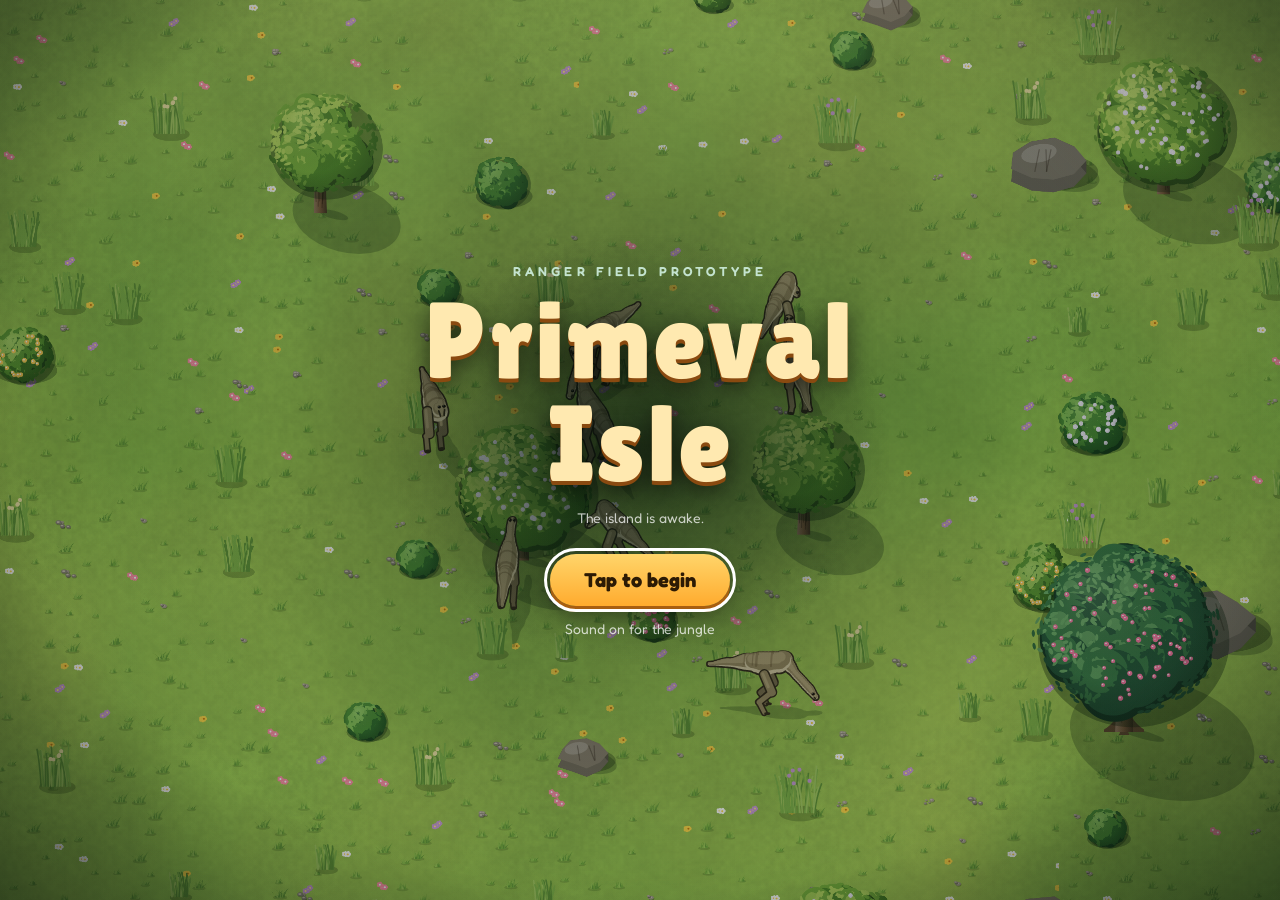
<file: arcade/games/dino-world/index.html>
<!doctype html><html lang="en"><head><meta charset="utf-8">
<meta name="viewport" content="width=device-width,initial-scale=1,viewport-fit=cover,user-scalable=no">
<title>Primeval Isle</title>
<link rel="preconnect" href="https://fonts.googleapis.com">
<link rel="stylesheet" href="https://fonts.googleapis.com/css2?family=Fredoka:wght@400;500;600;700&family=Lilita+One&display=swap">
<style>
/* Layout: full-bleed canvas; HUD pinned to corners (menu+vitals TL, dev panel L, status TC, minimap TR, action wheel BL, joystick BR) */
:root{
  --deep:#0d2a1f; --glass:rgba(9,30,22,.58); --glass-line:rgba(255,255,255,.22);
  --text:#fff; --muted:#c4e3cf; --sun:#ffc23c; --amber:#ff9f1c; --coral:#ff6b5b; --leaf:#4fd18b; --sky:#7fd6ff;
  --panel:#123a2b; --panel-2:#0c281d; --paper:#f3e6c4; --ink:#2c2414;
  --font-ui:"Fredoka",ui-rounded,"Nunito","Segoe UI",system-ui,sans-serif; --font-title:"Lilita One","Fredoka",system-ui,sans-serif;
  color-scheme:dark;
}
*{box-sizing:border-box}
html,body{height:100%;margin:0;overflow:hidden;background:var(--deep);color:var(--text);font-family:var(--font-ui)}
body{overscroll-behavior:none;-webkit-user-select:none;user-select:none;-webkit-touch-callout:none}
#game{position:fixed;inset:0;width:100%;height:100%;display:block;touch-action:none}
button{font-family:var(--font-ui)}
[hidden]{display:none!important}
.hud{position:fixed;z-index:5}
.glass{background:var(--glass);border:1.5px solid var(--glass-line);-webkit-backdrop-filter:blur(8px);backdrop-filter:blur(8px)}

.topleft{top:calc(12px + env(safe-area-inset-top,0px));left:calc(12px + env(safe-area-inset-left,0px));display:flex;align-items:center;gap:12px}
.burger{width:50px;height:50px;border-radius:50%;display:grid;place-items:center;cursor:pointer;padding:0}
.burger span{display:block;width:20px;height:3px;border-radius:3px;background:#fff;box-shadow:0 -6px 0 #fff,0 6px 0 #fff}
.burger:focus-visible{outline:3px solid var(--sun);outline-offset:2px}
.vitals{display:flex;align-items:center;gap:14px;padding:7px 14px 7px 10px;border-radius:999px}
.vit{display:flex;align-items:center;gap:6px;font-weight:700;font-size:17px;font-variant-numeric:tabular-nums}
.vit svg{width:22px;height:22px;flex:none}
.hp{width:84px;height:9px;border-radius:9px;background:rgba(255,255,255,.18);overflow:hidden}
.hp i{display:block;height:100%;width:100%;border-radius:9px;background:linear-gradient(90deg,#ff5a4a,#ff9b5a);transition:width .25s}
.vit b.pop{animation:pop .4s ease-out}
@keyframes pop{40%{transform:scale(1.35)}}

.status{top:calc(14px + env(safe-area-inset-top,0px));left:50%;transform:translateX(-50%);display:flex;align-items:center;gap:10px;
  padding:8px 16px 8px 12px;border-radius:999px;font-weight:600;font-size:16px;white-space:nowrap;max-width:calc(100% - 520px)}
.status svg{width:22px;height:22px;color:var(--sun);flex:none}
.status #statusText{overflow:hidden;text-overflow:ellipsis}
.meter{width:56px;height:8px;border-radius:8px;background:rgba(255,255,255,.18);overflow:hidden;flex:none}
.meter i{display:block;height:100%;width:0;border-radius:8px;background:linear-gradient(90deg,var(--leaf),var(--sun))}
@media (max-width:760px){.status{max-width:none;top:calc(72px + env(safe-area-inset-top,0px));left:12px;transform:none;font-size:14px;padding:6px 12px 6px 10px}
  .toast{top:calc(172px + env(safe-area-inset-top,0px))!important;white-space:normal!important;text-align:center;width:max-content;max-width:calc(100% - 32px)!important;border-radius:20px!important}}
@media (max-width:520px){.vitals{gap:9px;padding:6px 10px 6px 9px}.vit{font-size:15px;gap:4px}.vit svg{width:18px;height:18px}.hp{width:46px}
  .actions{transform:scale(.8);transform-origin:0 100%}body.joy-left .actions{transform-origin:100% 100%}.joy{right:calc(18px + env(safe-area-inset-right,0px));bottom:calc(36px + env(safe-area-inset-bottom,0px))}}

.minimap{top:calc(10px + env(safe-area-inset-top,0px));right:calc(10px + env(safe-area-inset-right,0px));
  width:150px;height:150px;border-radius:50%;cursor:pointer;touch-action:none;filter:drop-shadow(0 6px 10px rgba(0,0,0,.35))}
.minimap:focus-visible{outline:3px solid var(--sun);outline-offset:3px}
@media (max-width:520px){.minimap{width:96px;height:96px}}

.actions{left:calc(14px + env(safe-area-inset-left,0px));bottom:calc(30px + env(safe-area-inset-bottom,0px));width:236px;height:236px}
.actions::before{content:"";position:absolute;inset:26px;border-radius:50%;background:radial-gradient(circle,rgba(9,30,22,.12) 40%,rgba(9,30,22,.34));border:1.5px solid rgba(255,255,255,.14)}
.act{--c:#ef4d3c;--p:1;position:absolute;width:90px;height:90px;left:73px;top:73px;border-radius:50%;padding:0;cursor:pointer;display:grid;place-items:center;
  background:var(--glass);border:1.5px solid var(--glass-line);-webkit-backdrop-filter:blur(8px);backdrop-filter:blur(8px);touch-action:none;transition:opacity .2s}
.act::before{content:"";position:absolute;inset:7px;border-radius:50%;border:2px dashed rgba(255,255,255,.25)}
.act::after{content:"";position:absolute;inset:-1.5px;border-radius:50%;pointer-events:none;
  background:conic-gradient(var(--c) calc(var(--p)*360deg),transparent 0);
  -webkit-mask:radial-gradient(circle closest-side,transparent calc(100% - 4px),#000 calc(100% - 3px));mask:radial-gradient(circle closest-side,transparent calc(100% - 4px),#000 calc(100% - 3px));opacity:.9}
.act .disk{position:relative;width:64px;height:64px;border-radius:50%;display:grid;place-items:center;color:var(--c);
  background:radial-gradient(circle at 38% 32%,#fff,#eef6ee 45%,#c3dccb);box-shadow:0 6px 12px rgba(0,0,0,.35),inset 0 -3px 0 rgba(0,0,0,.12);transition:transform .08s}
.act .disk svg{width:34px;height:34px}
.act .cnt{position:absolute;right:-6px;bottom:-2px;background:#173d2e;color:#fff;font:700 12px/1 Fredoka,system-ui,sans-serif;padding:4px 7px;border-radius:999px;border:1.5px solid rgba(255,255,255,.4);pointer-events:none}
.act.empty .cnt{background:#c8322a}
.act.pressed .disk{transform:scale(.88)}
.act:disabled{opacity:.42;cursor:default}
.act:focus-visible{outline:3px solid var(--sun);outline-offset:3px}
.wedge{--c:#4fd18b;position:absolute;inset:0;padding:0;margin:0;border:0;background:none;cursor:pointer;touch-action:none;-webkit-tap-highlight-color:transparent;transition:opacity .2s}
.wedge .wg{position:absolute;inset:0;width:100%;height:100%;overflow:visible}
.wedge .wp{fill:rgba(9,30,22,.62);stroke:rgba(255,255,255,.26);stroke-width:1.5;transition:fill .12s}
.wedge .wa{fill:none;stroke:var(--c);stroke-width:4;stroke-linecap:round;opacity:.85}
.wedge .ic{position:absolute;transform:translate(-50%,-50%);display:grid;justify-items:center;gap:2px;pointer-events:none}
.wedge .disk{width:30px;height:30px;display:grid;place-items:center;color:#fff;filter:drop-shadow(0 1px 2px rgba(0,0,0,.55));transition:transform .08s}
.wedge .disk svg{width:24px;height:24px}
.wedge .lbl{font-size:10.5px;font-weight:700;line-height:1;white-space:nowrap;color:#fff;text-shadow:0 1px 3px rgba(0,0,0,.8)}
.wedge .lbl b{font-weight:700;color:#c8f5da}
.wedge.pressed .wp{fill:rgba(40,120,80,.75)}.wedge.pressed .disk{transform:scale(.88)}
.wedge:disabled{opacity:.42;cursor:default}
.wedge:focus-visible{outline:none}.wedge:focus-visible .wp{stroke:var(--sun);stroke-width:3}
.wedge.bag{--c:#e0b070}.wedge.sneak{--c:#7fd6ff}.wedge.use{--c:#4fd18b}
.wedge.on .wp{fill:rgba(30,90,120,.78)}
.wedge.hot .disk{animation:wiggle 1.2s ease-in-out infinite}.wedge.hot .wa{opacity:1;stroke-width:5}
@keyframes wiggle{0%,100%{transform:rotate(0)}10%{transform:rotate(-10deg)}20%{transform:rotate(10deg)}30%{transform:rotate(0)}}
.wedge.n{clip-path:path('M40.4 30.9A111 111 0 0 1 187.6 30.9L150.4 72.8A55 55 0 0 0 77.6 72.8Z')}.wedge.n .ic{left:114px;top:32px}
.wedge.e{clip-path:path('M197.1 40.4A111 111 0 0 1 197.1 187.6L155.2 150.4A55 55 0 0 0 155.2 77.6Z')}.wedge.e .ic{left:196px;top:114px}
.wedge.s{clip-path:path('M187.6 197.1A111 111 0 0 1 40.4 197.1L77.6 155.2A55 55 0 0 0 150.4 155.2Z')}.wedge.s .ic{left:114px;top:196px}
.wslot{position:absolute;inset:0;width:100%;height:100%;fill:rgba(9,30,22,.2);stroke:rgba(255,255,255,.2);stroke-width:1.5;stroke-dasharray:5 5;pointer-events:none}
@media (prefers-reduced-motion:reduce){.wedge.hot .disk,.modal{animation:none}.blackout{transition-duration:.2s}}

.joy{right:calc(48px + env(safe-area-inset-right,0px));bottom:calc(52px + env(safe-area-inset-bottom,0px));width:136px;height:136px;border-radius:50%;touch-action:none}
.joy::before{content:"";position:absolute;inset:14px;border-radius:50%;border:2px dashed rgba(255,255,255,.25)}
.knob{position:absolute;left:50%;top:50%;width:60px;height:60px;margin:-30px 0 0 -30px;border-radius:50%;pointer-events:none;
  background:radial-gradient(circle at 38% 32%,#fff,#eef6ee 45%,#c3dccb);box-shadow:0 6px 12px rgba(0,0,0,.35),inset 0 -3px 0 rgba(0,0,0,.12)}
.knob::after{content:"";position:absolute;inset:16px;border-radius:50%;border:3px solid rgba(13,42,31,.18)}
body.joy-left .joy{right:auto;left:calc(48px + env(safe-area-inset-left,0px))}
body.joy-left .actions{left:auto;right:calc(14px + env(safe-area-inset-right,0px))}
.joy.floating{right:auto!important;bottom:auto!important;pointer-events:none}

.proto{top:calc(76px + env(safe-area-inset-top,0px));left:calc(12px + env(safe-area-inset-left,0px));width:222px;border-radius:20px;padding:6px;max-height:calc(100% - 380px);min-height:46px;overflow-y:auto}
@media (max-width:760px){.proto{top:calc(120px + env(safe-area-inset-top,0px));max-height:calc(100% - 420px)}}
.proto-head{width:100%;display:flex;align-items:center;justify-content:space-between;gap:8px;padding:6px 8px;border:none;background:none;color:#fff;cursor:pointer;font-size:13px;font-weight:700;letter-spacing:.06em;text-transform:uppercase}
.proto-head .tag{font-size:10px;padding:2px 7px;border-radius:999px;background:var(--sun);color:#3d2604;letter-spacing:.08em}
.proto-head svg{width:16px;height:16px;transition:transform .2s}
.proto.closed .proto-head svg{transform:rotate(-90deg)}
.proto.closed .proto-body{display:none}
.proto-head:focus-visible{outline:3px solid var(--sun);border-radius:12px}
.proto-body{padding:0 4px 6px}
.proto h4{margin:8px 2px 6px;font-size:12px;font-weight:600;color:var(--muted)}
.tools{display:grid;grid-template-columns:1fr 1fr;gap:6px}
.tool{padding:8px 4px;border-radius:12px;border:1.5px solid rgba(255,255,255,.2);background:rgba(255,255,255,.06);color:#fff;font-size:11.5px;font-weight:600;cursor:pointer}
.tool.wide{grid-column:1/-1;background:rgba(255,194,60,.16);border-color:rgba(255,194,60,.5)}
.tool[aria-pressed="true"]{background:rgba(79,209,139,.25);border-color:var(--leaf)}
.tool:focus-visible{outline:3px solid var(--sun)}

.toast{top:calc(64px + env(safe-area-inset-top,0px));left:50%;transform:translateX(-50%);padding:8px 18px;border-radius:999px;font-weight:600;font-size:15px;transition:opacity .4s;pointer-events:none;white-space:nowrap;max-width:calc(100% - 24px);overflow:hidden;text-overflow:ellipsis}
.keys{bottom:calc(10px + env(safe-area-inset-bottom,0px));left:50%;transform:translateX(-50%);font-size:12.5px;font-weight:500;color:rgba(255,255,255,.85);text-shadow:0 1px 3px rgba(0,0,0,.8);white-space:nowrap;pointer-events:none}
@media (pointer:coarse){.keys{display:none}}
@media (max-width:900px){.keys{display:none}}
body.no-hints .keys{display:none}
.blackout{position:fixed;inset:0;z-index:40;background:#000;opacity:0;pointer-events:none;transition:opacity .55s ease}
.blackout.on{opacity:1}
.hurt{position:fixed;inset:0;z-index:4;pointer-events:none;opacity:0;background:radial-gradient(circle,transparent 45%,rgba(200,20,10,.55));transition:opacity .4s}

/* title + loading */
.title{position:fixed;inset:0;z-index:60;display:grid;place-items:center;background:radial-gradient(ellipse at 50% 45%,rgba(6,20,14,.5),rgba(4,12,8,.2) 70%,rgba(4,12,8,.55));text-align:center;padding:24px}
body:has(#title:not([hidden])) .hud{opacity:0;pointer-events:none}
.title>div{padding:28px 34px;border-radius:32px;background:radial-gradient(ellipse,rgba(6,20,14,.62),rgba(6,20,14,0) 72%)}
.title h1{margin:0;font-family:var(--font-title);font-weight:400;font-size:clamp(46px,10vw,108px);line-height:.95;letter-spacing:.02em;color:#ffe9b0;
  text-shadow:0 4px 0 #8a4a10,0 8px 24px rgba(0,0,0,.6)}
.title .eyebrow{font-weight:600;letter-spacing:.32em;text-transform:uppercase;color:var(--muted);font-size:13px;margin-bottom:10px}
.title p{color:rgba(255,255,255,.75);margin:14px 0 0;font-size:14px}
.title .go{margin-top:28px;padding:14px 34px;border-radius:999px;border:0;font-size:20px;font-weight:700;cursor:pointer;color:#2c1a04;background:linear-gradient(#ffd56a,#ffab2e);box-shadow:0 6px 0 #a85e10,0 10px 24px rgba(0,0,0,.4)}
.title .go:disabled{opacity:.6;cursor:wait}
.title .go:focus-visible{outline:3px solid #fff;outline-offset:3px}

/* map */
.map-overlay{position:fixed;inset:0;z-index:30;background:rgba(4,14,10,.7);display:grid;place-items:center;padding:18px}
.map-wrap{position:relative;width:min(92vw,86vh);aspect-ratio:1;border-radius:26px;overflow:hidden;box-shadow:0 20px 50px rgba(0,0,0,.6);border:3px solid rgba(255,255,255,.25)}
.map-wrap canvas{width:100%;height:100%;display:block}
.xbtn{width:44px;height:44px;border-radius:50%;border:1.5px solid var(--glass-line);background:var(--glass);color:#fff;display:grid;place-items:center;cursor:pointer;padding:0}
.xbtn svg{width:20px;height:20px}
.xbtn:focus-visible{outline:3px solid var(--sun)}
.map-close{position:absolute;top:12px;right:12px}

/* modal: field journal, chest */
.modal-back{position:fixed;inset:0;z-index:30;background:rgba(4,14,10,.6);display:grid;place-items:center;padding:16px}
.modal{width:min(640px,100%);max-height:min(720px,calc(100vh - 32px));display:flex;flex-direction:column;border-radius:26px;overflow:hidden;
  background:linear-gradient(#173f2f,#0f2c21);border:2px solid rgba(255,255,255,.18);box-shadow:0 24px 60px rgba(0,0,0,.55);animation:rise .25s ease-out}
@keyframes rise{from{transform:translateY(14px);opacity:0}}
.modal header{display:flex;align-items:center;justify-content:space-between;padding:16px 16px 10px 22px}
.modal h2{margin:0;font-family:var(--font-title);font-weight:400;font-size:28px;letter-spacing:.02em;color:#ffe9b0}
.modal h2 small{display:block;font-family:var(--font-ui);font-size:13px;font-weight:500;color:var(--muted);letter-spacing:0}
.tabs{display:flex;gap:6px;padding:0 16px 10px;flex-wrap:wrap}
.tab{padding:8px 14px;border-radius:999px;border:1.5px solid rgba(255,255,255,.18);background:rgba(255,255,255,.06);color:#fff;font-weight:600;font-size:14px;cursor:pointer}
.tab[aria-selected="true"]{background:var(--sun);color:#3a2504;border-color:var(--sun)}
.tab:focus-visible{outline:3px solid #fff}
.panel{padding:6px 16px 18px;overflow-y:auto}
.grid{display:grid;grid-template-columns:repeat(auto-fill,minmax(74px,1fr));gap:8px}
.slot{position:relative;aspect-ratio:1;border-radius:16px;background:rgba(255,255,255,.07);border:1.5px solid rgba(255,255,255,.14);display:grid;place-items:center;color:#fff;padding:4px;cursor:pointer}
.slot.empty{cursor:default;border-style:dashed;opacity:.55}
.slot svg{width:36px;height:36px}
.slot .n{position:absolute;right:6px;bottom:4px;font-weight:700;font-size:13px}
.slot .nm{position:absolute;left:0;right:0;bottom:-1px;font-size:9.5px;text-align:center;color:var(--muted);white-space:nowrap;overflow:hidden;text-overflow:ellipsis;padding:0 4px}
.slot:not(.empty):hover{border-color:var(--sun)}
.slot:focus-visible{outline:3px solid var(--sun)}
.sec{margin:14px 2px 8px;font-size:13px;font-weight:700;letter-spacing:.06em;text-transform:uppercase;color:var(--muted);display:flex;justify-content:space-between}
.hint{color:var(--muted);font-size:13px;margin:10px 2px 0}
.dex{display:grid;grid-template-columns:repeat(auto-fill,minmax(180px,1fr));gap:10px}
.card{border-radius:18px;background:rgba(255,255,255,.06);border:1.5px solid rgba(255,255,255,.14);padding:8px 10px 10px;display:flex;flex-direction:column;gap:2px}
.card canvas{width:100%;height:auto;border-radius:12px;background:linear-gradient(#5d8c3c,#4a7a30)}
.card.unseen canvas{opacity:.7}
.card b{font-size:15px}.card small{color:var(--muted);font-size:12px}
.card .stats{display:flex;gap:10px;font-size:12px;margin-top:4px;color:#e8f6ee}
.set-row{display:flex;align-items:center;justify-content:space-between;gap:12px;padding:12px 4px;border-bottom:1px solid rgba(255,255,255,.08)}
.set-row input[type=range]{width:160px;accent-color:var(--sun)}
.switch{width:52px;height:30px;border-radius:999px;border:0;background:rgba(255,255,255,.2);position:relative;cursor:pointer}
.switch::after{content:"";position:absolute;top:3px;left:3px;width:24px;height:24px;border-radius:50%;background:#fff;transition:left .15s}
.switch[aria-checked="true"]{background:var(--leaf)}.switch[aria-checked="true"]::after{left:25px}
.switch:focus-visible{outline:3px solid var(--sun)}
.itembar{display:flex;gap:8px;align-items:center;margin-top:12px;padding:10px 12px;border-radius:16px;background:rgba(255,255,255,.08)}
.itembar .t{flex:1;font-size:14px}.itembar .t small{display:block;color:var(--muted)}
.btn{padding:9px 16px;border-radius:999px;border:0;font-weight:700;font-size:14px;cursor:pointer;background:var(--sun);color:#3a2504}
.btn.ghost{background:rgba(255,255,255,.12);color:#fff}
.btn:focus-visible{outline:3px solid #fff}
.dest{display:grid;grid-template-columns:repeat(auto-fit,minmax(220px,1fr));gap:12px}.dest-card{gap:6px}.dest-card canvas{background:#0e5f7d}.dest-card .btn{margin-top:6px;align-self:flex-start}.btn:disabled{opacity:.7;cursor:default}
.quest{top:calc(170px + env(safe-area-inset-top,0px));right:calc(10px + env(safe-area-inset-right,0px));display:flex;align-items:center;gap:8px;padding:7px 14px 7px 10px;border-radius:999px;font-weight:600;font-size:14px;white-space:nowrap}
.quest svg{width:18px;height:18px;color:var(--sun)}
@media (max-width:520px){.proto.closed{width:168px}.quest{top:calc(114px + env(safe-area-inset-top,0px));font-size:12.5px;padding:5px 10px 5px 8px}}
.bk-txt{position:absolute;inset:0;display:grid;place-items:center;color:#ffe9b0;font:400 clamp(26px,5vw,44px) var(--font-title);letter-spacing:.02em;text-align:center;padding:20px}
.tv-note{color:var(--muted);font-size:13px}
</style></head><body>
<canvas id="game" aria-label="Dinosaur island game world"></canvas>
<div class="hurt" id="hurt"></div>

<div class="hud topleft">
  <button class="burger glass" id="menuBtn" aria-label="Open field journal"><span></span></button>
  <div class="vitals glass" id="vitals">
    <span class="vit" title="Health"><svg viewBox="0 0 24 24" aria-hidden="true"><path d="M12 21s-7.5-4.6-9.3-9.4C1.4 8 3.6 4.5 7.2 4.5c2 0 3.6 1.1 4.8 2.7 1.2-1.6 2.8-2.7 4.8-2.7 3.6 0 5.8 3.5 4.5 7.1C19.5 16.4 12 21 12 21z" fill="#ff5a4a"/></svg><span class="hp" aria-hidden="true"><i id="hpBar"></i></span></span>
    <span class="vit" title="Tranquilizer darts"><svg viewBox="0 0 24 24" aria-hidden="true"><path d="M3 21l7-7" stroke="#c9d4cf" stroke-width="2.4" stroke-linecap="round"/><path d="M10 14l7.5-7.5" stroke="#e8eef0" stroke-width="3.4" stroke-linecap="round"/><path d="M17 7l4-4" stroke="#ffc23c" stroke-width="2.4" stroke-linecap="round"/><path d="M4 16l4 4M2.5 18.5l3 3" stroke="#ff6b5b" stroke-width="2" stroke-linecap="round"/></svg><b id="dartCount">0</b></span>
    <span class="vit" title="DNA samples"><svg viewBox="0 0 24 24" fill="none" aria-hidden="true"><path d="M7 3c0 6 10 6 10 12s-10 3-10 6M17 3c0 6-10 6-10 12" stroke="#4fd18b" stroke-width="2.2" stroke-linecap="round"/><path d="M8.5 6.5h7M8.5 17.5h7M10 12h4" stroke="#7fd6ff" stroke-width="2" stroke-linecap="round"/></svg><b id="dnaCount">0</b></span>
  </div>
</div>

<div class="hud proto glass" id="proto">
  <button class="proto-head" id="protoToggle" aria-expanded="true"><span>Prototype <span class="tag">DEV</span></span>
    <svg viewBox="0 0 24 24" fill="none" stroke="currentColor" stroke-width="3" stroke-linecap="round" stroke-linejoin="round"><path d="M6 9l6 6 6-6"/></svg></button>
  <div class="proto-body">
    <h4>Travel</h4><div class="tools" id="travel"></div>
    <h4>Spawn next to you</h4><div class="tools" id="spawns"></div>
    <h4>Tools</h4>
    <div class="tools">
      <button class="tool wide" id="jeepHereBtn">Bring the jeep here</button>
      <button class="tool" id="dartsBtn">+20 darts</button><button class="tool" id="healBtn">Full health</button>
      <button class="tool" id="godBtn" aria-pressed="false">Invincible</button><button class="tool" id="sleepAllBtn">Sleep nearby</button>
      <button class="tool" id="wakeAllBtn">Wake all</button><button class="tool" id="lookBtn" aria-pressed="false">Free camera</button>
      <button class="tool wide" id="qualBtn">Quality: high</button>
    </div>
  </div>
</div>

<div class="hud status glass" id="status" aria-live="polite">
  <span id="statusIcon"></span><span id="statusText">On foot</span>
  <span class="meter" id="meterWrap" hidden><i id="meter"></i></span>
</div>

<canvas class="hud minimap" id="minimap" tabindex="0" role="button" aria-label="Mini map. Open the island map"></canvas>

<div class="hud actions" role="group" aria-label="Actions">
  <button class="act" id="fireBtn" aria-label="Fire tranquilizer"><span class="disk"><svg viewBox="0 0 24 24" fill="none" stroke="currentColor" stroke-width="2.4" stroke-linecap="round" stroke-linejoin="round"><circle cx="12" cy="12" r="7.5"/><path d="M12 2.5v4M12 17.5v4M2.5 12h4M17.5 12h4"/><circle cx="12" cy="12" r="1.6" fill="currentColor"/></svg></span><span class="cnt" id="fireCnt">0</span></button>
  <button class="wedge n bag" id="bagBtn" aria-label="Open backpack"><svg class="wg" viewBox="0 0 228 228" aria-hidden="true"><path class="wp" d="M40.4 30.9A111 111 0 0 1 187.6 30.9L150.4 72.8A55 55 0 0 0 77.6 72.8Z"/><path class="wa" d="M47.4 30.3A107 107 0 0 1 180.6 30.3"/></svg><span class="ic"><span class="disk"><svg viewBox="0 0 24 24" fill="none" stroke="currentColor" stroke-width="2.2" stroke-linejoin="round" stroke-linecap="round"><path d="M8 7V5a4 4 0 018 0v2"/><rect x="4" y="7" width="16" height="14" rx="4"/><path d="M8 13h8M10 13v3h4v-3"/></svg></span><span class="lbl">Pack <b id="bagCount">0/8</b></span></span></button>
  <button class="wedge e sneak" id="sneakBtn" aria-pressed="false"><svg class="wg" viewBox="0 0 228 228" aria-hidden="true"><path class="wp" d="M197.1 40.4A111 111 0 0 1 197.1 187.6L155.2 150.4A55 55 0 0 0 155.2 77.6Z"/><path class="wa" d="M197.7 47.4A107 107 0 0 1 197.7 180.6"/></svg><span class="ic"><span class="disk" id="sneakIcon"></span><span class="lbl" id="sneakLbl">Sneak</span></span></button>
  <button class="wedge s use" id="useBtn" disabled><svg class="wg" viewBox="0 0 228 228" aria-hidden="true"><path class="wp" d="M187.6 197.1A111 111 0 0 1 40.4 197.1L77.6 155.2A55 55 0 0 0 150.4 155.2Z"/><path class="wa" d="M180.6 197.7A107 107 0 0 1 47.4 197.7"/></svg><span class="ic"><span class="disk" id="useIcon"></span><span class="lbl" id="useLbl">Use</span></span></button>
  <svg class="wslot" viewBox="0 0 228 228" aria-hidden="true"><path d="M30.9 187.6A111 111 0 0 1 30.9 40.4L72.8 77.6A55 55 0 0 0 72.8 150.4Z"/></svg>
</div>

<div class="hud joy glass" id="joy" aria-label="Movement joystick"><div class="knob" id="knob"></div></div>
<div class="hud quest glass" id="quest"><svg viewBox="0 0 24 24" fill="none" stroke="currentColor" stroke-width="2.2" stroke-linecap="round" stroke-linejoin="round" aria-hidden="true"><path d="M5 4h11a3 3 0 013 3v13H8a3 3 0 01-3-3z"/><path d="M9 9h6M9 13h6"/></svg><span id="questTxt"></span></div>
<div class="hud toast glass" id="toast" style="opacity:0"></div>
<div class="hud keys">WASD move · Space tranquilize · E use, drive, load · Q sneak / horn · M map · Tab journal · B pack</div>
<div class="blackout" id="blackout"><div class="bk-txt" id="bkTxt"></div></div>

<div class="title" id="title">
  <div>
    <div class="eyebrow">Ranger field prototype</div>
    <h1>Primeval<br>Isle</h1>
    <p id="loadTxt">Growing the jungle…</p>
    <button class="go" id="goBtn" disabled>Tap to begin</button>
    <p>Sound on for the jungle</p>
  </div>
</div>

<div class="map-overlay" id="mapOverlay" hidden>
  <div class="map-wrap"><canvas id="mapCanvas"></canvas>
    <button class="xbtn map-close" id="mapClose" aria-label="Close map"><svg viewBox="0 0 24 24" fill="none" stroke="currentColor" stroke-width="3" stroke-linecap="round"><path d="M6 6l12 12M18 6L6 18"/></svg></button></div>
</div>

<div class="modal-back" id="menu" hidden>
  <div class="modal" role="dialog" aria-modal="true" aria-labelledby="menuTitle">
    <header><h2 id="menuTitle">Field Journal<small id="menuSub"></small></h2>
      <button class="xbtn" id="menuClose" aria-label="Close"><svg viewBox="0 0 24 24" fill="none" stroke="currentColor" stroke-width="3" stroke-linecap="round"><path d="M6 6l12 12M18 6L6 18"/></svg></button></header>
    <div class="tabs" role="tablist" id="tabs"></div>
    <div class="panel" id="panel" role="tabpanel"></div>
  </div>
</div>
<script>
(()=>{"use strict";
/* ---------- constants & small helpers ---------- */
const TAU=Math.PI*2,PI=Math.PI;
const WW=12000,WH=12000;           // world size in units (1 unit = 1 css px at zoom 1)
const ICX=6000,ICY=6000;           // island centre
const $=id=>document.getElementById(id);
const clamp=(v,a,b)=>v<a?a:v>b?b:v;
const lerp=(a,b,t)=>a+(b-a)*t;
const smooth=(a,b,v)=>{const t=clamp((v-a)/(b-a),0,1);return t*t*(3-2*t)};
const angDiff=(a,b)=>{let d=(b-a)%TAU;if(d>PI)d-=TAU;if(d<-PI)d+=TAU;return d};
const dist=(ax,ay,bx,by)=>Math.hypot(ax-bx,ay-by);
function rng(seed){let s=(seed>>>0)||1;return()=>{s=(s+0x6D2B79F5)|0;let t=Math.imul(s^(s>>>15),1|s);t=(t+Math.imul(t^(t>>>7),61|t))^t;return((t^(t>>>14))>>>0)/4294967296}}
function hash2(x,y,s){let h=Math.imul(x|0,374761393)+Math.imul(y|0,668265263)+Math.imul(s|0,1442695041)|0;h=Math.imul(h^(h>>>13),1274126177);return((h^(h>>>16))>>>0)/4294967296}
function vnoise(x,y,s){const ix=Math.floor(x),iy=Math.floor(y),fx=x-ix,fy=y-iy;const u=fx*fx*(3-2*fx),v=fy*fy*(3-2*fy);
  const a=hash2(ix,iy,s),b=hash2(ix+1,iy,s),c=hash2(ix,iy+1,s),d=hash2(ix+1,iy+1,s);return a+(b-a)*u+(c-a)*v+(a-b-c+d)*u*v}
function fbm(x,y,o,s){let t=0,a=.5,f=1,n=0;for(let i=0;i<o;i++){t+=a*vnoise(x*f,y*f,s+i*17);n+=a;a*=.5;f*=2.03}return t/n}
function ridged(x,y,o,s){let t=0,a=.5,f=1,n=0;for(let i=0;i<o;i++){t+=a*(1-Math.abs(vnoise(x*f,y*f,s+i*31)*2-1));n+=a;a*=.5;f*=2.1}return t/n}
function hexRGB(h){const n=parseInt(h.slice(1),16);return[n>>16,n>>8&255,n&255]}
function shade(hex,amt){const[r0,g0,b0]=hexRGB(hex);const f=amt<0?0:255,p=Math.abs(amt);
  return`rgb(${Math.round((f-r0)*p+r0)},${Math.round((f-g0)*p+g0)},${Math.round((f-b0)*p+b0)})`}
function mix(h1,h2,t){const a=hexRGB(h1),b=hexRGB(h2);return`rgb(${Math.round(lerp(a[0],b[0],t))},${Math.round(lerp(a[1],b[1],t))},${Math.round(lerp(a[2],b[2],t))})`}
function mkCanvas(w,h){const c=document.createElement('canvas');c.width=Math.max(1,Math.ceil(w));c.height=Math.max(1,Math.ceil(h));return c}
// Catmull-Rom resample of a control polyline into evenly spaced points
function spline(pts,step){const out=[];const P=[pts[0],...pts,pts[pts.length-1]];
  for(let i=1;i<P.length-2;i++){const[p0,p1,p2,p3]=[P[i-1],P[i],P[i+1],P[i+2]];const L=Math.hypot(p2[0]-p1[0],p2[1]-p1[1]);const n=Math.max(2,Math.ceil(L/step));
    for(let k=0;k<n;k++){const t=k/n,t2=t*t,t3=t2*t;
      out.push([.5*((2*p1[0])+(-p0[0]+p2[0])*t+(2*p0[0]-5*p1[0]+4*p2[0]-p3[0])*t2+(-p0[0]+3*p1[0]-3*p2[0]+p3[0])*t3),
                .5*((2*p1[1])+(-p0[1]+p2[1])*t+(2*p0[1]-5*p1[1]+4*p2[1]-p3[1])*t2+(-p0[1]+3*p1[1]-3*p2[1]+p3[1])*t3)])}}
  out.push(pts[pts.length-1]);return out}

/* ---------- settings (per-viewer, localStorage wrapped) ---------- */
const settings={vol:.8,joyLeft:false,hints:true,holdSteer:true,quality:'high'};
try{Object.assign(settings,JSON.parse(localStorage.getItem('dino-settings')||'{}'))}catch(_){}
function saveSettings(){try{localStorage.setItem('dino-settings',JSON.stringify(settings))}catch(_){}}
// canvas drawing helpers (use the global ctx that the renderer swaps)
let ctx=null;
function dot(x,y,r,col){ctx.fillStyle=col;ctx.beginPath();ctx.arc(x,y,Math.abs(r),0,TAU);ctx.fill()}
function ell(x,y,rx,ry,col,rot=0){ctx.fillStyle=col;ctx.beginPath();ctx.ellipse(x,y,Math.abs(rx),Math.abs(ry),rot,0,TAU);ctx.fill()}
function limb(x1,y1,x2,y2,col,w){ctx.strokeStyle=col;ctx.lineWidth=w;ctx.lineCap='round';ctx.beginPath();ctx.moveTo(x1,y1);ctx.lineTo(x2,y2);ctx.stroke()}

/* ---------- island layout ---------- */
const CABIN={x:6050,y:9640,w:250,d:170};           // footprint top-left is (x-w/2, y-d); front wall at y
const START={x:6050,y:9760};
const LAKE={cx:7150,cy:5050};
const RIDGE=[[2300,2600],[3500,2050],[4900,2350],[6200,1950],[7600,2250],[8800,2750],[9500,3550]];
const RIVERS=[
  {name:'North Falls',pts:[[6450,2350],[6600,3000],[6750,3600],[6950,4100],[7050,4520]],w0:26,w1:52},
  {name:'Eastwater',pts:[[7750,5150],[8350,5450],[9100,5300],[9800,5650],[10500,5850],[11200,5900]],w0:52,w1:84},
  {name:'Serpent River',pts:[[3550,2750],[3350,3700],[2950,4700],[2550,5700],[2350,6700],[1800,7550],[900,8100],[300,8300]],w0:26,w1:84},
  {name:'Fern Creek',pts:[[4600,6750],[4950,7700],[4650,8700],[4850,9800],[4750,10600],[4800,11400]],w0:20,w1:46}];
const ROADS=[
  {pts:[[6330,9790],[6280,9150],[6050,8300],[5950,7520]]},
  {loop:true,pts:[[5950,7520],[6950,7350],[8100,7250],[8700,6550],[8850,5700],[8550,4700],[7900,4000],[7000,3750],[6000,4000],[5000,4500],[4300,5400],[3900,6400],[4100,7300],[5000,7750]]},
  {pts:[[3900,6400],[3000,6650],[2200,6950],[1500,7050]]}];
const PLACES=[
  {name:'Cabin',x:5900,y:10020},{name:'Lake Verdant',x:LAKE.cx,y:LAKE.cy},{name:'Ironback Mountains',x:4700,y:2500},
  {name:'Tangle Jungle',x:3200,y:7600},{name:'Long Meadow',x:7800,y:8000},{name:'North Falls',x:6650,y:3050},
  {name:'Serpent River',x:2600,y:5300},{name:'Sunset Beach',x:1300,y:6900},{name:'Mosasaur Bay',x:10500,y:8800}];

/* ---------- terrain grid ---------- */
const GS=20,GN=WW/GS;                     // 600 x 600 cells
const N=GN*GN;
const LAND=new Float32Array(N),LAKEF=new Float32Array(N),RIV=new Float32Array(N).fill(999),ROAD=new Float32Array(N).fill(999),ROADA=new Float32Array(N),
  H=new Float32Array(N),SH=new Float32Array(N),JUN=new Float32Array(N),FOR=new Float32Array(N),CR=new Uint8ClampedArray(N),CG=new Uint8ClampedArray(N),CB=new Uint8ClampedArray(N);
const HS=900;            // height scale (units per 1.0 of H) for shading
const PEAK=.8;           // H above this is sheer rock: no one passes

function coastR(a,x,y){return 4850+420*Math.sin(3*a+1.1)+260*Math.sin(5*a+2.3)+170*Math.sin(9*a+.4)+(fbm(x/1500,y/1500,4,1)-.5)*1300}
function lakeR(a){return 640+130*Math.sin(3*a+1)+90*Math.sin(5*a+.3)+50*Math.sin(8*a+2)}
function segDist(px,py,ax,ay,bx,by){const dx=bx-ax,dy=by-ay,l=dx*dx+dy*dy;let t=l?((px-ax)*dx+(py-ay)*dy)/l:0;t=clamp(t,0,1);return[Math.hypot(px-ax-dx*t,py-ay-dy*t),t]}
function ridgeDist(x,y){let m=1e9;for(let i=0;i<RIDGE.length-1;i++){const[d]=segDist(x,y,...RIDGE[i],...RIDGE[i+1]);if(d<m)m=d}return m}

const RIVER_PATHS=[],ROAD_PATHS=[];
function stamp(F,pts,wfn,angF){ // signed distance (dist - halfwidth) written into F, min-combined
  for(let i=0;i<pts.length;i++){const[x,y]=pts[i];const w=wfn(i/(pts.length-1));const R=w+60;
    const p2=pts[Math.min(pts.length-1,i+1)],p1=pts[Math.max(0,i-1)];const ang=Math.atan2(p2[1]-p1[1],p2[0]-p1[0]);
    const gx0=Math.max(0,Math.floor((x-R)/GS)),gx1=Math.min(GN-1,Math.floor((x+R)/GS)),gy0=Math.max(0,Math.floor((y-R)/GS)),gy1=Math.min(GN-1,Math.floor((y+R)/GS));
    for(let gy=gy0;gy<=gy1;gy++)for(let gx=gx0;gx<=gx1;gx++){const cx=(gx+.5)*GS,cy=(gy+.5)*GS;const d=Math.hypot(cx-x,cy-y)-w;const k=gy*GN+gx;if(d<F[k]){F[k]=d;if(angF)angF[k]=ang}}}}

function genTerrain(){
  // rivers: wobble the spline sideways with noise so they meander
  RIVERS.forEach((rv,ri)=>{const s=spline(rv.pts,18);const out=[];
    for(let i=0;i<s.length;i++){const a=s[Math.max(0,i-1)],b=s[Math.min(s.length-1,i+1)];const ang=Math.atan2(b[1]-a[1],b[0]-a[0]);
      const off=(fbm(i*.018,ri*7.3,3,40+ri)-.5)*300*smooth(0,.08,i/s.length);out.push([s[i][0]-Math.sin(ang)*off,s[i][1]+Math.cos(ang)*off])}
    RIVER_PATHS.push(out);stamp(RIV,out,t=>lerp(rv.w0,rv.w1,t))});
  ROADS.forEach(rd=>{const pts=rd.loop?[...rd.pts,rd.pts[0],rd.pts[1]]:rd.pts;let s=spline(pts,16);if(rd.loop)s=s.slice(0,Math.floor(s.length*(rd.pts.length)/(rd.pts.length+1))+2);
    ROAD_PATHS.push(s);stamp(ROAD,s,()=>44,ROADA)});
  for(let gy=0;gy<GN;gy++)for(let gx=0;gx<GN;gx++){
    const k=gy*GN+gx,x=(gx+.5)*GS,y=(gy+.5)*GS;
    const dx=x-ICX,dy=y-ICY,a=Math.atan2(dy,dx),d=Math.hypot(dx,dy);
    let land=coastR(a,x,y)-d;
    // keep a calm sandy bay below the cabin
    land=Math.max(land,520-Math.hypot((x-6050)/1.6,y-10000));
    LAND[k]=land;
    const ldx=x-LAKE.cx,ldy=y-LAKE.cy;LAKEF[k]=Math.hypot(ldx,ldy)-lakeR(Math.atan2(ldy,ldx))+(fbm(x/300,y/300,3,9)-.5)*120;
    const rd=ridgeDist(x,y);
    let m=Math.max(0,1-rd/1250);m=Math.pow(m,1.5)*(.62+.75*ridged(x/900,y/900,3,5));
    let h=smooth(0,1400,land)*.2+(fbm(x/2200,y/2200,3,4)-.5)*.14+(fbm(x/700,y/700,4,3)-.5)*.05+m*1.05;
    if(land<0)h=land/700;
    // lake basin and river beds pull the ground down
    h-=Math.max(0,1-Math.max(0,LAKEF[k])/500)*.12;
    H[k]=h;
    // biome weights
    let j=(5300-x)/1500+(fbm(x/1100,y/1100,4,21)-.5)*1.8+Math.exp(-((x-9200)**2+(y-8400)**2)/(900*900))*1.4-Math.max(0,(4200-y)/900);
    j+=Math.exp(-((x-4700)**2+(y-8200)**2)/(700*700))*.8;
    JUN[k]=smooth(.15,.6,j);
    let f=smooth(.24,.42,h)*1.4*(1-smooth(.62,.78,h))+smooth(4600,3300,y)*.7+(fbm(x/900,y/900,3,33)-.5)*.6;
    FOR[k]=clamp(smooth(.2,.6,f)*(1-JUN[k]*.7),0,1);
    H[k]=h;
  }
  // hillshade (light from the north-west, high in the sky) from a smoothed copy of the heights
  const HB=new Float32Array(H);const tmp=new Float32Array(N);
  for(let pass=0;pass<3;pass++){for(let gy=0;gy<GN;gy++)for(let gx=0;gx<GN;gx++){let t=0,n=0;for(let oy=-1;oy<=1;oy++)for(let ox=-1;ox<=1;ox++){const xx=gx+ox,yy=gy+oy;if(xx<0||yy<0||xx>=GN||yy>=GN)continue;t+=HB[yy*GN+xx];n++}tmp[gy*GN+gx]=t/n}HB.set(tmp)}
  const Lx=-.5,Ly=-.2,Lz=.84;
  for(let gy=0;gy<GN;gy++)for(let gx=0;gx<GN;gx++){const k=gy*GN+gx;
    const hx=(HB[gy*GN+Math.min(GN-1,gx+1)]-HB[gy*GN+Math.max(0,gx-1)])/(2*GS)*HS,hy=(HB[Math.min(GN-1,gy+1)*GN+gx]-HB[Math.max(0,gy-1)*GN+gx])/(2*GS)*HS;
    const l=(-hx*Lx-hy*Ly+Lz)/Math.sqrt(hx*hx+hy*hy+1);SH[k]=clamp(1+(l/Lz-1)*.8,.5,1.3);const slope=Math.hypot(hx,hy);
    // base land colour
    const x=(gx+.5)*GS,y=(gy+.5)*GS;
    const J=JUN[k],F=FOR[k],h=H[k];
    const n=fbm(x/260,y/260,3,77);
    let r=lerp(132,166,n),g=lerp(186,196,n),b=lerp(74,84,n);                       // meadow
    r=lerp(r,lerp(46,74,n),J);g=lerp(g,lerp(112,128,n),J);b=lerp(b,lerp(40,46,n),J);  // jungle floor
    r=lerp(r,lerp(88,112,n),F);g=lerp(g,lerp(132,140,n),F);b=lerp(b,lerp(58,64,n),F); // forest floor
    const rk=Math.max(smooth(.75,1.5,slope+(n-.5)*.5)*smooth(.3,.45,h),smooth(.74,.82,h));r=lerp(r,lerp(118,140,n),rk);g=lerp(g,lerp(112,130,n),rk);b=lerp(b,lerp(100,114,n),rk);
    
    CR[k]=r;CG[k]=g;CB[k]=b}
}

/* fast sampling: bilinear on the grid (cell centres) */
function bil(A,x,y){let fx=x/GS-.5,fy=y/GS-.5;let ix=Math.floor(fx),iy=Math.floor(fy);if(ix<0){ix=0;fx=0}if(iy<0){iy=0;fy=0}if(ix>GN-2){ix=GN-2;fx=GN-1}if(iy>GN-2){iy=GN-2;fy=GN-1}
  const tx=fx-ix,ty=fy-iy,k=iy*GN+ix;return(A[k]*(1-tx)+A[k+1]*tx)*(1-ty)+(A[k+GN]*(1-tx)+A[k+GN+1]*tx)*ty}
// Terrain query used for movement. kinds: deep (ocean/lake deep), water (shallow ocean or lake), river, road, bridge, beach, land, cliff
function terr(x,y){return S&&S.land==='city'?cityTerr(x,y):islandTerr(x,y)}
function islandTerr(x,y){
  if(x<0||y<0||x>=WW||y>=WH)return{k:'deep',depth:999};
  const land=bil(LAND,x,y),road=bil(ROAD,x,y);
  if(land<0){const dp=-land;return{k:dp>70?'deep':'water',depth:dp}}
  if(road<0){const rv=bil(RIV,x,y);return{k:rv<4?'bridge':'road'}}
  const lk=bil(LAKEF,x,y);if(lk<0)return{k:-lk>60?'deep':'water',depth:-lk,lake:true};
  const rv=bil(RIV,x,y);if(rv<0)return{k:'river',depth:-rv};
  const h=bil(H,x,y);if(h>PEAK)return{k:'cliff',h};
  if(land<150)return{k:'beach'};
  const J=bil(JUN,x,y),F=bil(FOR,x,y);return{k:'land',J,F,h}}
const walkable=t=>t.k!=='cliff'&&t.k!=='deep';

/* ---------- noise tiles for per-pixel texture ---------- */
const NT1=new Float32Array(65536),NT2=new Float32Array(65536);
for(let y=0;y<256;y++)for(let x=0;x<256;x++){
  // tileable: sample noise on a torus-ish by blending
  const a=fbm(x/5,y/5,3,101),b=fbm((x+256)/5,y/5,3,101),c=fbm(x/5,(y+256)/5,3,101),d=fbm((x+256)/5,(y+256)/5,3,101);
  const u=x/256,v=y/256;NT1[y*256+x]=(lerp(lerp(d,c,u),lerp(b,a,u),v)-.5)*2;
  const a2=fbm(x/24,y/24,4,202),b2=fbm((x+256)/24,y/24,4,202),c2=fbm(x/24,(y+256)/24,4,202),d2=fbm((x+256)/24,(y+256)/24,4,202);
  NT2[y*256+x]=(lerp(lerp(d2,c2,u),lerp(b2,a2,u),v)-.5)*2}

/* ---------- terrain chunks (baked ImageData + decals) ---------- */
const CELL=480;
const chunks=new Map();let chunkTick=0;
function s4(A,k,a,b,c,d){return A[k]*a+A[k+1]*b+A[k+GN]*c+A[k+GN+1]*d}
function bakeChunk(cx,cy){
  const res=settings.quality==='low'?.5:1;
  const W=Math.round(CELL*res),c=mkCanvas(W,W),g=c.getContext('2d');
  const img=g.createImageData(W,W),D=img.data;
  const x0=cx*CELL,y0=cy*CELL,inv=1/res;
  for(let py=0;py<W;py++){
    const wy=y0+(py+.5)*inv;let fy=wy/GS-.5;let iy=Math.floor(fy);if(iy<0){iy=0;fy=0}if(iy>GN-2){iy=GN-2;fy=GN-1}const ty=fy-iy;
    for(let px=0;px<W;px++){
      const wx=x0+(px+.5)*inv;let fx=wx/GS-.5;let ix=Math.floor(fx);if(ix<0){ix=0;fx=0}if(ix>GN-2){ix=GN-2;fx=GN-1}const tx=fx-ix;
      const k=iy*GN+ix,w00=(1-tx)*(1-ty),w10=tx*(1-ty),w01=(1-tx)*ty,w11=tx*ty;
            const nx=(wx|0)&255,ny=(wy|0)&255;const n1=NT1[ny*256+nx],n2=NT2[(((wy/4)|0)&255)*256+(((wx/4)|0)&255)];
      const land=s4(LAND,k,w00,w10,w01,w11)+n2*18;
      const o=(py*W+px)*4;let r,gg,b,a=255;
      const road=s4(ROAD,k,w00,w10,w01,w11);
      if(land<0){ // ocean
        const dp=-land;
        if(dp<7){r=240;gg=250;b=246;a=225}
        else if(dp<14){r=150;gg=226;b=214;a=200}
        else{const t=smooth(14,560,dp);r=lerp(78,10,t)+n1*4;gg=lerp(206,90,t)+n1*4;b=lerp(196,120,t)+n1*4;a=lerp(215,0,smooth(30,600,dp))}
      }else{
        const lk=s4(LAKEF,k,w00,w10,w01,w11)+n2*14,rv=road<0?99:s4(RIV,k,w00,w10,w01,w11)+n2*8;
        if(road>=0&&(lk<0||rv<0)){ // fresh water
          const dp=lk<0?-lk:-rv,lake=lk<0;
          if(dp<4){r=232;gg=240;b=226;a=200}
          else{const t=smooth(4,lake?320:70,dp);r=lerp(88,22,t)+n1*5;gg=lerp(170,104,t)+n1*5;b=lerp(150,112,t)+n1*4;a=lerp(225,lake?70:150,t)}
        }else{
          // land colour
          r=s4(CR,k,w00,w10,w01,w11);gg=s4(CG,k,w00,w10,w01,w11);b=s4(CB,k,w00,w10,w01,w11);
          const sh=s4(SH,k,w00,w10,w01,w11);
          const J=s4(FOR,k,w00,w10,w01,w11)*.0+s4(JUN,k,w00,w10,w01,w11);
          // dappled jungle floor + litter
          const tex=1+n1*.07+n2*(.1+J*.08);
          r*=tex;gg*=tex;b*=tex;
          if(J>.4&&n2>.35){const q=(n2-.35)*1.4*J;r=lerp(r,96,q);gg=lerp(gg,84,q);b=lerp(b,44,q)}
          // beach
          const bw=150+n2*70;
          if(land<bw){const t=smooth(bw,bw-40,land);const wet=smooth(42,18,land);
            const sr=lerp(236,196,wet)+n1*8,sg=lerp(214,170,wet)+n1*8,sb=lerp(160,118,wet)+n1*6;r=lerp(r,sr,t);gg=lerp(gg,sg,t);b=lerp(b,sb,t)}
          // muddy lake shore and river banks
          const bank=Math.min(lk,rv);if(bank<26&&road>=0){const t=smooth(26,4,bank);r=lerp(r,128+n1*10,t*.8);gg=lerp(gg,112+n1*10,t*.8);b=lerp(b,78,t*.8)}
          const hh=s4(H,k,w00,w10,w01,w11);
          if(hh>PEAK-.05){const t=smooth(PEAK-.05,PEAK+.01,hh);const band=((hh*55+n2*.35)%1+1)%1;const st=band<.22?.72:band<.3?1.12:1;
            r=lerp(r,(132+n1*12)*st,t);gg=lerp(gg,(118+n1*10)*st,t);b=lerp(b,(102+n1*8)*st,t)}
          r*=sh;gg*=sh;b*=sh;
          if(road<4){ // dirt road / bridge
            const rv2=s4(RIV,k,w00,w10,w01,w11)+n2*8;
            if(rv2<6&&road<0){ // bridge planks
              const ang=ROADA[k];const along=wx*Math.cos(ang)+wy*Math.sin(ang);const pl=((along/7)|0)&1;
              const edge=road>-7;r=edge?74:(pl?150:132)+n1*10;gg=edge?48:(pl?104:90)+n1*8;b=edge?28:(pl?62:52)+n1*6;
            }else{
              const t=smooth(4,-6,road);const rut=(road<-15&&road>-29)?.84:1;
              r=lerp(r,(190+n1*12)*rut*sh,t);gg=lerp(gg,(156+n1*10)*rut*sh,t);b=lerp(b,(104+n1*8)*rut*sh,t)}
          }
        }
      }
      D[o]=r;D[o+1]=gg;D[o+2]=b;D[o+3]=a}}
  g.putImageData(img,0,0);
  g.setTransform(res,0,0,res,-x0*res,-y0*res);
  bakeDecals(g,cx,cy);
  return{c,res,t:0}}
function getChunk(cx,cy,allowBake){const key=cx+','+cy;let ch=chunks.get(key);if(ch){ch.t=chunkTick;return ch}
  if(!allowBake)return null;ch=S&&S.land==='city'?bakeCityChunk(cx,cy):bakeChunk(cx,cy);ch.t=chunkTick;chunks.set(key,ch);
  if(window.createImageBitmap){const c0=ch;createImageBitmap(ch.c).then(b=>{c0.c=b}).catch(()=>{})}
  if(chunks.size>70){let old=null,ot=1e9;for(const[k2,v] of chunks)if(v.t<ot){ot=v.t;old=k2}chunks.delete(old)}
  return ch}

/* ---------- low-res whole-island image (minimap, full map, fallback while chunks bake) ---------- */
let MINI=null;
function makeMini(){const c=mkCanvas(GN,GN),g=c.getContext('2d'),img=g.createImageData(GN,GN),D=img.data;
  for(let k=0;k<N;k++){const o=k*4;const land=LAND[k];let r,gg,b;
    if(land<0){const t=smooth(0,600,-land);r=lerp(80,14,t);gg=lerp(200,92,t);b=lerp(196,128,t)}
    else if(ROAD[k]<0){r=190*SH[k];gg=156*SH[k];b=104*SH[k]}
    else if(LAKEF[k]<0){const t=smooth(0,300,-LAKEF[k]);r=lerp(80,24,t);gg=lerp(170,100,t);b=lerp(150,120,t)}
    else if(RIV[k]<6){r=74;gg=160;b=150}
    else if(land<150){r=232;gg=210;b=156}
    else{const s=SH[k];r=CR[k]*s*(1-JUN[k]*.25);gg=CG[k]*s*(1-JUN[k]*.12);b=CB[k]*s}
    D[o]=r;D[o+1]=gg;D[o+2]=b;D[o+3]=255}
  g.putImageData(img,0,0);MINI=c}

/* ---------- animated water underlay ---------- */
let waterPatA=null,waterPatB=null;
function makeWaterPats(g){
  const mk=(seed,alpha,count,len)=>{const c=mkCanvas(256,256),q=c.getContext('2d');const r=rng(seed);q.lineCap='round';
    for(let i=0;i<count;i++){const x=r()*256,y=r()*256,w=len*(.6+r()*.8);q.strokeStyle=`rgba(225,250,255,${alpha*(.5+r()*.5)})`;q.lineWidth=1.4+r()*1.4;
      for(const ox of[-256,0,256])for(const oy of[-256,0,256]){q.beginPath();q.moveTo(x+ox,y+oy);q.quadraticCurveTo(x+ox+w/2,y+oy-4,x+ox+w,y+oy);q.stroke()}}
    return g.createPattern(c,'repeat')};
  waterPatA=mk(3,.16,26,18);waterPatB=mk(11,.11,20,24)}

/* ---------- vegetation & rock sprites (pre-rendered once, drawn with drawImage) ---------- */
const SPR=2; // sprites are painted at 2x for sharp high-DPI drawing
const ALL_SPR=[];
function sprite(w,h,ox,oy,paint){const c=mkCanvas(w*SPR,h*SPR),g=c.getContext('2d');g.scale(SPR,SPR);g.translate(ox,oy);g.lineCap='round';g.lineJoin='round';paint(g);const s={c,w,h,ox,oy};ALL_SPR.push(s);return s}
// immutable bitmaps draw much faster than canvases when many different sprites are interleaved
function bitmapAll(){if(!window.createImageBitmap)return Promise.resolve();return Promise.all(ALL_SPR.map(s=>createImageBitmap(s.c).then(b=>{s.c=b}).catch(()=>{})))}
function drawSpr(s,x,y,alpha=1,skew=0){if(alpha<.995)ctx.globalAlpha=alpha;
  if(skew){ctx.save();ctx.translate(x,y);ctx.transform(1,0,skew,1,0,0);ctx.drawImage(s.c,-s.ox,-s.oy,s.w,s.h);ctx.restore()}
  else ctx.drawImage(s.c,x-s.ox,y-s.oy,s.w,s.h);if(alpha<.995)ctx.globalAlpha=1}
function circ(g,x,y,r,col){g.fillStyle=col;g.beginPath();g.arc(x,y,Math.max(0,r),0,TAU);g.fill()}
function oval(g,x,y,rx,ry,col,rot=0){g.fillStyle=col;g.beginPath();g.ellipse(x,y,Math.max(0,rx),Math.max(0,ry),rot,0,TAU);g.fill()}

const PAL={
  jungle:[['#173f1d','#285f27','#3f8434','#76b44c'],['#163a26','#24583a','#3a7b48','#6cae6a'],['#1d4219','#336a22','#558f2f','#94c254']],
  oak:[['#2a5220','#447f31','#67a645','#a5d26a'],['#30561c','#4f8a2a','#79b23e','#b8dc62']],
  bloom:['#ff7aa8','#ffd25a','#ff9a4a','#f4f0ff']};
function paintClumpCanopy(g,R,pal,r,blooms){
  const n=Math.round(22+R/3),cl=[];
  for(let i=0;i<n;i++){const a=r()*TAU,d=Math.sqrt(r())*R*.7;cl.push([Math.cos(a)*d,Math.sin(a)*d*.9,R*(.24+r()*.16)])}
  cl.sort((a,b)=>a[1]-b[1]);
  // soft ambient-occlusion underside
  oval(g,R*.08,R*.12,R*1.02,R*.92,'rgba(10,30,10,.35)');
  for(const[x,y,c] of cl){circ(g,x+1.5,y+2.6,c,pal[0])}
  for(const[x,y,c] of cl){circ(g,x,y,c*.9,pal[1]);circ(g,x-c*.22,y-c*.3,c*.62,pal[2]);g.globalAlpha=.75;circ(g,x-c*.38,y-c*.46,c*.26,pal[3]);g.globalAlpha=1}
  // crisp leaf speckles
  for(let i=0;i<R*5;i++){const a=r()*TAU,d=Math.sqrt(r())*R*.95,x=Math.cos(a)*d,y=Math.sin(a)*d*.9;const lit=(-x-y)/(R*1.4);
    oval(g,x,y,2.6+r()*1.6,1.3+r()*.8,pal[lit>.15?3:lit>-.3?2:1],r()*PI);}
  // jagged edge leaves
  for(let i=0;i<R*1.4;i++){const a=r()*TAU,d=R*(.86+r()*.14),x=Math.cos(a)*d,y=Math.sin(a)*d*.9;oval(g,x,y,3.4,1.6,pal[(a>PI*.9&&a<PI*1.7)?2:1],a+PI/2)}
  if(blooms)for(let i=0;i<R*.7;i++){const a=r()*TAU,d=Math.sqrt(r())*R*.85;const x=Math.cos(a)*d,y=Math.sin(a)*d*.9;circ(g,x,y,1.8+r(),blooms);circ(g,x-.5,y-.5,.8,'#fff')}
  // overall light falloff to the lower right
  const gr=g.createRadialGradient(-R*.4,-R*.45,R*.1,0,0,R*1.15);gr.addColorStop(0,'rgba(255,255,220,.10)');gr.addColorStop(.6,'rgba(0,0,0,0)');gr.addColorStop(1,'rgba(0,25,10,.32)');
  g.globalCompositeOperation='source-atop';g.fillStyle=gr;g.fillRect(-R*1.3,-R*1.3,R*2.6,R*2.6);g.globalCompositeOperation='source-over'}
function paintTrunk(g,h,w,col,r,roots){
  const grd=g.createLinearGradient(-w/2,0,w/2,0);grd.addColorStop(0,shade(col,.18));grd.addColorStop(.45,col);grd.addColorStop(1,shade(col,-.45));
  if(roots){g.fillStyle=shade(col,-.2);for(const s of[-1,1]){g.beginPath();g.moveTo(s*w*.3,-h*.18);g.quadraticCurveTo(s*w*.6,-4,s*w*1.4,2);g.lineTo(s*w*.4,2);g.fill()}
    g.beginPath();g.moveTo(-w*.2,-h*.15);g.quadraticCurveTo(-w*.1,0,-w*.3,5);g.lineTo(w*.3,5);g.quadraticCurveTo(w*.1,0,w*.2,-h*.15);g.fill()}
  g.fillStyle=grd;g.beginPath();g.moveTo(-w/2,2);g.quadraticCurveTo(-w*.42,-h*.5,-w*.32,-h);g.lineTo(w*.32,-h);g.quadraticCurveTo(w*.42,-h*.5,w/2,2);g.fill();
  g.strokeStyle='rgba(30,15,5,.35)';g.lineWidth=1;for(let i=0;i<6;i++){const x=(r()-.5)*w*.7;g.beginPath();g.moveTo(x,-r()*h*.2);g.lineTo(x+(r()-.5)*3,-h*(.4+r()*.5));g.stroke()}}
function paintFrond(g,x0,y0,a,L,droop,width,col,dark,r,lift=0){
  // a frond seen from above at an angle: spine curving out and down
  const pts=[];for(let i=0;i<=14;i++){const t=i/14;pts.push([x0+Math.cos(a)*L*t,y0+Math.sin(a)*L*t*.62-(Math.sin(PI*t*.75)*lift-t*t*droop)])}
  g.strokeStyle=dark;g.lineWidth=1.6;g.beginPath();pts.forEach((p,i)=>i?g.lineTo(p[0],p[1]):g.moveTo(p[0],p[1]));g.stroke();
  for(let i=1;i<pts.length;i++){const t=i/14,[x,y]=pts[i],[px,py]=pts[i-1];const da=Math.atan2(y-py,x-px);const wl=width*Math.sin(PI*Math.min(1,t*1.1))*(.8+r()*.3);
    for(const s of[-1,1]){const la=da+s*(1.1-t*.3);g.strokeStyle=s<0?col:shade(col,-.18);g.lineWidth=2.3;g.beginPath();g.moveTo(x,y);g.lineTo(x+Math.cos(la)*wl,y+Math.sin(la)*wl*.8+wl*.15);g.stroke()}}}

const TREES={};
function makeTreeSprites(){
  const r=rng(42);
  TREES.jungle=[];for(let v=0;v<6;v++){const R=62+v*6+r()*8,h=96+r()*30,pal=PAL.jungle[v%3];const bl=v===4?PAL.bloom[0]:v===5?PAL.bloom[2]:null;
    TREES.jungle.push({R,h,trunk:sprite(40,h+12,20,h+6,g=>paintTrunk(g,h,15+r()*4,v%2?'#7a5a3c':'#6a5236',r,true)),
      can:sprite(R*2.4,R*2.3,R*1.2,R*1.15,g=>paintClumpCanopy(g,R,pal,r,bl))})}
  TREES.oak=[];for(let v=0;v<4;v++){const R=48+v*7,h=62+r()*14,pal=PAL.oak[v%2];
    TREES.oak.push({R,h,trunk:sprite(36,h+10,18,h+5,g=>paintTrunk(g,h,13,'#76573a',r,false)),can:sprite(R*2.4,R*2.3,R*1.2,R*1.15,g=>paintClumpCanopy(g,R,pal,r,v===3?PAL.bloom[3]:null))})}
  TREES.conifer=[];for(let v=0;v<4;v++){const H2=120+v*16,R=34+v*4;
    TREES.conifer.push({R,h:0,cone:true,trunk:sprite(R*2.6,H2+20,R*1.3,H2+10,g=>{
      paintTrunk(g,30,9,'#5e4630',r,false);
      const tiers=7;for(let i=0;i<tiers;i++){const t=i/(tiers-1),y=-20-t*(H2-34),rx=R*(1-t*.82),ry=rx*.5;
        const pts=[];const sp=14;for(let k=0;k<sp*2;k++){const a=k/(sp*2)*TAU,rr=k%2?.72:1.05;pts.push([Math.cos(a)*rx*rr,y+Math.sin(a)*ry*rr+(k%2?-2:4)])}
        g.fillStyle='#173a24';g.beginPath();pts.forEach((p,i2)=>i2?g.lineTo(p[0]+1,p[1]+3):g.moveTo(p[0]+1,p[1]+3));g.fill();
        g.fillStyle=v%2?'#24563a':'#2a5c30';g.beginPath();pts.forEach((p,i2)=>i2?g.lineTo(p[0],p[1]):g.moveTo(p[0],p[1]));g.fill();
        g.fillStyle=v%2?'#3d7a4c':'#447c3c';g.beginPath();g.ellipse(-rx*.25,y-ry*.3,rx*.6,ry*.6,0,0,TAU);g.fill();
        for(let k=0;k<rx*1.2;k++){const a=PI+r()*PI*.9,d=r()*rx*.9;oval(g,Math.cos(a)*d,y+Math.sin(a)*d*.5,2.4,1.1,'#6aa268',a)}}
      circ(g,0,-H2+12,4,'#2a5c30')})})}
  TREES.fern=[];for(let v=0;v<4;v++){const R=46+v*6,h=40+v*8;
    TREES.fern.push({R,h,trunk:sprite(R*2.6,h+R*1.6,R*1.3,h+R*.9,g=>{
      // shaggy tree-fern trunk
      g.fillStyle='#4a3524';g.beginPath();g.roundRect(-6,-h,12,h+3,5);g.fill();for(let i=0;i<h;i+=5){oval(g,(r()-.5)*6,-i,4,2.2,i%10?'#5e4430':'#3a281a')}
      const n=11+v;for(let i=0;i<n;i++){const a=PI+(i/(n-1))*PI+(r()-.5)*.2;paintFrond(g,0,-h,a,R*(.85+r()*.2),R*.15,R*.24,'#3f8a33','#24521f',r,R*.32)}
      for(let i=0;i<n;i++){const a=(i/(n-1))*PI+(r()-.5)*.2;paintFrond(g,0,-h,a,R*(.9+r()*.2),R*.3,R*.26,'#5aa443','#2d6a26',r,R*.26)}
      circ(g,0,-h,5,'#2d5a22');for(let i=0;i<5;i++){g.strokeStyle='#8a7a40';g.lineWidth=1.5;g.beginPath();g.arc(-3+i*1.5,-h-3,2.5,PI,TAU*.9);g.stroke()}})})}
  TREES.palm=[];for(let v=0;v<4;v++){const h=92+v*10,lean=(v%2?1:-1)*(14+v*4),R=58;
    TREES.palm.push({R,h,trunk:sprite(R*2.8,h+R*1.6,R*1.4,h+R*.9,g=>{
      g.lineCap='round';for(let i=0;i<=24;i++){const t=i/24,x=lean*t*t,y=-h*t,w=10-t*3;oval(g,x,y,w*.7,3.2,i%2?'#a08058':'#8a6a46')}
      const tx=lean,ty=-h;const n=10;
      for(let i=0;i<n;i++){const a=PI*1.05+(i/(n-1))*PI*.9;paintFrond(g,tx,ty,a,R*(.9+r()*.25),R*.5,R*.22,'#5e9a36','#36611f',r,R*.25)}
      for(const[cx,cy] of[[-3,2],[3,3],[0,5]])circ(g,tx+cx,ty+cy,4,'#6a4a22');
      for(let i=0;i<n;i++){const a=(i/(n-1))*PI*1.1-.05;paintFrond(g,tx,ty,a,R*(.95+r()*.25),R*.62,R*.24,'#78b444','#3e6d23',r,R*.18)}})})}
}

/* bushes you can walk and drive through */
const BUSH={};
function makeBushSprites(){const r=rng(7);
  BUSH.fern=[];for(let v=0;v<5;v++){const R=22+v*4;BUSH.fern.push({R,s:sprite(R*2.6,R*1.9,R*1.3,R*1.2,g=>{
    oval(g,2,2,R*.95,R*.5,'rgba(10,30,10,.28)');
    const n=9+v;for(let i=0;i<n;i++){const a=PI+(i/(n-1))*PI;paintFrond(g,0,-4,a,R*(.85+r()*.3),R*.1,R*.28,v%2?'#3f8a33':'#4a9a3a','#24521f',r,R*.35)}
    for(let i=0;i<n;i++){const a=(i/(n-1))*PI;paintFrond(g,0,-4,a,R*(.85+r()*.3),R*.25,R*.3,v%2?'#5aa443':'#68b04a','#2d6a26',r,R*.3)}})})}
  BUSH.shrub=[];for(let v=0;v<6;v++){const R=18+v*3;const pal=v%2?['#1e4a22','#2f6b2c','#4d9038','#86c45a']:['#244a1c','#3a6f24','#5c9a34','#9ccc5a'];
    const bl=v===2?PAL.bloom[0]:v===4?PAL.bloom[1]:v===5?PAL.bloom[3]:null;
    BUSH.shrub.push({R,s:sprite(R*2.6,R*2.3,R*1.3,R*1.7,g=>{oval(g,3,0,R*1.05,R*.45,'rgba(10,30,10,.3)');g.translate(0,-R*.55);paintClumpCanopy(g,R,pal,r,bl)})})}
  BUSH.grass=[];for(let v=0;v<5;v++){const R=14+v*3;BUSH.grass.push({R,s:sprite(R*2.6,R*2.4,R*1.3,R*2,g=>{
    oval(g,2,1,R*.8,R*.3,'rgba(20,40,10,.25)');
    for(let i=0;i<26+v*4;i++){const x=(r()-.5)*R*1.3,hh=R*(.9+r()*.9),bend=(r()-.5)*R*.7;const c=r()<.5?'#7fb24a':r()<.5?'#a3c862':'#5f9238';
      g.strokeStyle=c;g.lineWidth=1.6;g.beginPath();g.moveTo(x,0);g.quadraticCurveTo(x+bend*.3,-hh*.6,x+bend,-hh);g.stroke()}
    if(v>=3)for(let i=0;i<5;i++){const x=(r()-.5)*R,y=-R*(1.1+r()*.6);circ(g,x,y,2,v===3?'#f1e6a8':'#c99ad8')}})})}
  BUSH.dune=[];for(let v=0;v<3;v++){const R=14+v*3;BUSH.dune.push({R,s:sprite(R*2.6,R*2.2,R*1.3,R*1.8,g=>{
    for(let i=0;i<18;i++){const x=(r()-.5)*R,hh=R*(.8+r()*.8),bend=(r()-.5)*R;g.strokeStyle=r()<.5?'#b8b46a':'#8f9a4e';g.lineWidth=1.4;g.beginPath();g.moveTo(x,0);g.quadraticCurveTo(x+bend*.3,-hh*.6,x+bend,-hh);g.stroke()}})})}
}
/* boulders: solid */
const ROCKS=[];
function makeRockSprites(){const r=rng(19);for(let v=0;v<8;v++){const R=16+v*4,moss=v%3===0;
  ROCKS.push({R,moss,s:sprite(R*2.8,R*2.4,R*1.4,R*1.6,g=>{
    const n=9,pts=[];for(let i=0;i<n;i++){const a=i/n*TAU;const rr=R*(.8+r()*.3);pts.push([Math.cos(a)*rr,Math.sin(a)*rr*.62-R*.2])}
    oval(g,R*.25,R*.12,R*1.15,R*.5,'rgba(10,20,10,.3)');
    const base=v%2?'#7d786c':'#8a8070';
    g.fillStyle=shade(base,-.35);g.beginPath();pts.forEach((p,i)=>i?g.lineTo(p[0],p[1]+R*.35):g.moveTo(p[0],p[1]+R*.35));pts.slice().reverse().forEach(p=>g.lineTo(p[0],p[1]));g.fill();
    g.fillStyle=shade(base,-.15);g.beginPath();pts.forEach((p,i)=>i?g.lineTo(p[0],p[1]+R*.35):g.moveTo(p[0],p[1]+R*.35));g.closePath();g.fill();
    g.fillStyle=base;g.beginPath();pts.forEach((p,i)=>i?g.lineTo(p[0],p[1]):g.moveTo(p[0],p[1]));g.closePath();g.fill();
    g.fillStyle=shade(base,.22);g.beginPath();g.ellipse(-R*.25,-R*.4,R*.5,R*.25,-.2,0,TAU);g.fill();
    g.strokeStyle='rgba(40,30,20,.35)';g.lineWidth=1.2;for(let i=0;i<3;i++){g.beginPath();const x=(r()-.5)*R;g.moveTo(x,-R*.5);g.lineTo(x+(r()-.5)*R*.5,R*.1);g.stroke()}
    if(moss){for(let i=0;i<R*2;i++){const a=PI+r()*PI,d=r()*R*.8;oval(g,Math.cos(a)*d,-R*.3+Math.sin(a)*d*.4,2.5,1.4,r()<.5?'#5c8a34':'#7aa848',r())}}})})}}
/* ground decals baked into terrain chunks */
const DEC={};
function makeDecals(){const r=rng(5);
  const tuft=(cols,n,R)=>sprite(R*2.4,R*2,R*1.2,R*1.6,g=>{oval(g,0,0,R*.6,R*.18,'rgba(20,50,10,.18)');const bl=[];for(let i=0;i<n;i++){const a=(r()-.5)*1.8;bl.push([(r()-.5)*R*.6,R*(.45+r()*.6),a])}
    bl.sort((a,b)=>Math.abs(b[2])-Math.abs(a[2]));for(const[x,hh,a] of bl){const tx=x+Math.sin(a)*hh,ty=-Math.cos(a)*hh*.9;g.fillStyle=cols[(r()*cols.length)|0];g.beginPath();g.moveTo(x-1.1,0);g.quadraticCurveTo(x+(tx-x)*.3,ty*.6,tx,ty);g.quadraticCurveTo(x+(tx-x)*.4,ty*.55,x+1.1,0);g.fill()}});
  DEC.tuft=[0,1,2,3,4,5].map(v=>tuft(['#76ac40','#8cbc4e','#64993a','#9cc85a'],12+v*3,7+v));
  DEC.jtuft=[0,1,2,3].map(v=>tuft(['#2f6e2a','#3e8434','#2a6324','#4a9238'],12+v*3,8+v));
  DEC.flower=[['#ffffff','#ffd84a'],['#ffd84a','#c97a12'],['#c99ad8','#ffe28a'],['#ff8fa8','#fff']].map(([p,c])=>sprite(16,16,8,8,g=>{for(let k=0;k<3;k++){const ox=(r()-.5)*8,oy=(r()-.5)*6;for(let i=0;i<5;i++){const a=i/5*TAU;circ(g,ox+Math.cos(a)*1.8,oy+Math.sin(a)*1.6,1.4,p)}circ(g,ox,oy,1,c)}}));
  DEC.pebble=[0,1,2,3].map(v=>sprite(16,12,8,6,g=>{for(let i=0;i<3+v;i++){const x=(r()-.5)*10,y=(r()-.5)*6,rr=1.2+r()*2;oval(g,x+.6,y+.8,rr,rr*.7,'rgba(0,0,0,.25)');oval(g,x,y,rr,rr*.7,r()<.5?'#a49c8c':'#8a8478');oval(g,x-.4,y-.4,rr*.5,rr*.3,'#c8c0b0')}}));
  DEC.leaf=[0,1,2,3].map(v=>sprite(22,16,11,8,g=>{for(let i=0;i<5+v;i++){const x=(r()-.5)*16,y=(r()-.5)*10;oval(g,x,y,3+r()*2,1.6,['#7a6a2a','#5d6a22','#8a5a28','#4a5a22'][(r()*4)|0],r()*PI)}}));
  DEC.minifern=[0,1,2].map(v=>sprite(40,28,20,16,g=>{const n=7;for(let i=0;i<n;i++){const a=i/n*TAU+r()*.3;paintFrond(g,0,0,a,11+r()*5,1,3.6,v?'#3c8030':'#4a9038','#255522',r,2)}}));
  DEC.shell=[0,1].map(v=>sprite(10,8,5,4,g=>{oval(g,0,0,2.4,1.8,v?'#f4e2d0':'#f0c8b8');g.strokeStyle='rgba(150,100,80,.6)';g.lineWidth=.5;for(let i=-1;i<=1;i++){g.beginPath();g.moveTo(0,1.6);g.lineTo(i*1.8,-1.4);g.stroke()}}));
  DEC.mush=[0,1].map(v=>sprite(12,12,6,8,g=>{for(let i=0;i<3;i++){const x=(r()-.5)*7;g.fillStyle='#e8dcc0';g.fillRect(x-.6,-2,1.2,3);oval(g,x,-2.4,2.6,1.6,v?'#c8452e':'#b08a5a');if(v)circ(g,x-.8,-2.8,.5,'#fff')}}));
}

/* ---------- streamed per-cell objects (deterministic per cell) ---------- */
const cellCache=new Map();
function nearCabin(x,y,m){return x>CABIN.x-CABIN.w/2-m&&x<CABIN.x+CABIN.w/2+m&&y>CABIN.y-CABIN.d-m&&y<CABIN.y+m+60}
function cellObjs(cx,cy){if(S&&S.land==='city')return cityCellObjs(cx,cy);const key=cx+','+cy;let o=cellCache.get(key);if(o)return o;
  const r=rng(hash2(cx,cy,9)*4e9);const trees=[],bushes=[],rocks=[];const x0=cx*CELL,y0=cy*CELL;
  const clear=(x,y,m)=>bil(ROAD,x,y)<m||bil(RIV,x,y)<m*.6||bil(LAKEF,x,y)<m*.6||nearCabin(x,y,m+120)||dist(x,y,HELI_I.x,HELI_I.y)<m+190;
  for(let j=0;j<3;j++)for(let i=0;i<3;i++){const x=x0+(i+.5)*160+(r()-.5)*64,y=y0+(j+.5)*160+(r()-.5)*64;const q=r(),q2=r();
    const t=terr(x,y);if(t.k!=='land'&&t.k!=='beach')continue;if(clear(x,y,46))continue;
    const land=bil(LAND,x,y);
    if(land<420){if(land>60&&q<.32)trees.push(mkTree(x,y,'palm',q2));continue}
    const J=t.J,F=t.F,M=Math.max(0,1-J-F);
    const p=J*.95+F*.62+M*.045+(t.h>.62?-.25:0);
    if(q<p){let type;if(J>F&&J>M)type=q2<.6?'jungle':q2<.86?'fern':'palm';else if(F>M)type=t.h>.45||q2<.6?'conifer':'jungle';else type=q2<.75?'oak':'jungle';
      trees.push(mkTree(x,y,type,r()))}}
  for(let j=0;j<3;j++)for(let i=0;i<3;i++){const x=x0+(i+.5)*160+80+(r()-.5)*40,y=y0+(j+.5)*160+80+(r()-.5)*40;const q=r(),q2=r();
    const t=terr(x,y);if(t.k!=='land'||t.J<.45||clear(x,y,46))continue;
    if(q<t.J*.75&&!trees.some(tr=>dist(tr.x,tr.y,x,y)<112))trees.push(mkTree(x,y,q2<.6?'fern':q2<.8?'palm':'jungle',r()))}
  for(let j=0;j<3;j++)for(let i=0;i<3;i++){const x=x0+(i+.5)*160+80+(r()-.5)*60,y=y0+(j+.5)*160+80+(r()-.5)*60;const q=r();
    const t=terr(x,y);if(t.k!=='land'&&t.k!=='beach')continue;if(clear(x,y,40))continue;
    const p=t.k==='beach'?.06:t.h>.5?.4:.05;if(q<p&&!trees.some(tr=>dist(tr.x,tr.y,x,y)<70)){const v=(r()*ROCKS.length)|0;rocks.push({x,y,v,r:ROCKS[v].R*.85})}}
  for(let j=0;j<8;j++)for(let i=0;i<8;i++){const x=x0+(i+.5)*60+(r()-.5)*40,y=y0+(j+.5)*60+(r()-.5)*40;const q=r(),q2=r();
    const t=terr(x,y);if(t.k!=='land'&&t.k!=='beach')continue;if(clear(x,y,20))continue;
    if(trees.some(tr=>dist(tr.x,tr.y,x,y)<26)||rocks.some(k=>dist(k.x,k.y,x,y)<k.r+14))continue;
    let kind=null;
    if(t.k==='beach'){if(q<.12)kind='dune'}
    else{const J=t.J,F=t.F,M=Math.max(0,1-J-F);const p=J*.5+F*.28+M*.12;if(q<p){kind=J>.5?(q2<.55?'fern':'shrub'):F>M?(q2<.5?'fern':'shrub'):(q2<.75?'grass':'shrub')}}
    if(kind){const set=BUSH[kind];const v=(r()*set.length)|0;bushes.push({x,y,kind,v,R:set[v].R,rs:0,ph:r()*TAU})}}
  o={trees,bushes,rocks};cellCache.set(key,o);
  if(cellCache.size>400){const k0=cellCache.keys().next().value;cellCache.delete(k0)}
  return o}
function mkTree(x,y,type,q){const set=TREES[type];const v=Math.min(set.length-1,(q*set.length)|0);const T=set[v];
  return{x,y,type,v,r:type==='conifer'?11:type==='palm'?9:type==='fern'?8:14,h:T.h,R:T.R,fade:1,ph:x*.01+y*.007}}
function forCells(x,y,rad,fn){const c0=Math.floor((x-rad)/CELL),c1=Math.floor((x+rad)/CELL),r0=Math.floor((y-rad)/CELL),r1=Math.floor((y+rad)/CELL);
  const lim=worldW()/CELL;for(let cy=r0;cy<=r1;cy++)for(let cx=c0;cx<=c1;cx++)if(cx>=0&&cy>=0&&cx<lim&&cy<lim)fn(cellObjs(cx,cy))}
// Push a circle out of trees, boulders and the cabin. Returns true if it hit something.
function collideSolids(o,rad){if(S&&S.land==='city')return cityCollide(o,rad);let hit=false;
  forCells(o.x,o.y,rad+40,c=>{for(const s of c.trees){const dx=o.x-s.x,dy=o.y-s.y,d=Math.hypot(dx,dy),m=s.r+rad;if(d<m&&d>.01){o.x=s.x+dx/d*m;o.y=s.y+dy/d*m;hit=true}}
    for(const s of c.rocks){const dx=o.x-s.x,dy=o.y-s.y,d=Math.hypot(dx,dy),m=s.r+rad;if(d<m&&d>.01){o.x=s.x+dx/d*m;o.y=s.y+dy/d*m;hit=true}}});
  // cabin footprint (box) + porch posts
  const bx0=CABIN.x-CABIN.w/2,bx1=CABIN.x+CABIN.w/2,by0=CABIN.y-CABIN.d,by1=CABIN.y;
  const nx=clamp(o.x,bx0,bx1),ny=clamp(o.y,by0,by1),dx=o.x-nx,dy=o.y-ny,d=Math.hypot(dx,dy);
  if(d<rad){hit=true;if(d>.01){o.x=nx+dx/d*rad;o.y=ny+dy/d*rad}else{o.y=by1+rad}}
  return hit}

/* bake decals + tree shadows into a terrain chunk */
function bakeDecals(g,cx,cy){
  const x0=cx*CELL,y0=cy*CELL,r=rng(hash2(cx,cy,3)*4e9);
  const dr=(s,x,y)=>g.drawImage(s.c,x-s.ox,y-s.oy,s.w,s.h);
  for(let j=0;j<20;j++)for(let i=0;i<20;i++){const x=x0+(i+.5)*24+(r()-.5)*22,y=y0+(j+.5)*24+(r()-.5)*22;const q=r(),q2=r();
    const t=terr(x,y);
    if(t.k==='beach'){if(q<.05)dr(DEC.shell[(q2*2)|0],x,y);else if(q<.08)dr(DEC.pebble[(q2*4)|0],x,y);continue}
    if(t.k==='road'){if(q<.05)dr(DEC.pebble[(q2*4)|0],x,y);continue}
    if(t.k==='river'||t.k==='water'){if(q<.12&&t.depth<12)dr(DEC.pebble[(q2*4)|0],x,y);continue}
    if(t.k!=='land')continue;
    if(bil(ROAD,x,y)<6)continue;
    const J=t.J,F=t.F,M=Math.max(0,1-J-F);
    if(t.h>.55&&q<.25){dr(DEC.pebble[(q2*4)|0],x,y);continue}
    if(J>.4){if(q<.22)dr(DEC.minifern[(q2*3)|0],x,y);else if(q<.42)dr(DEC.leaf[(q2*4)|0],x,y);else if(q<.6)dr(DEC.jtuft[(q2*4)|0],x,y);else if(q<.62)dr(DEC.mush[(q2*2)|0],x,y)}
    else if(F>M){if(q<.2)dr(DEC.leaf[(q2*4)|0],x,y);else if(q<.42)dr(DEC.jtuft[(q2*4)|0],x,y);else if(q<.47)dr(DEC.mush[(q2*2)|0],x,y);else if(q<.55)dr(DEC.minifern[(q2*3)|0],x,y)}
    else{if(q<.42)dr(DEC.tuft[(q2*6)|0],x,y);else if(q<.5)dr(DEC.flower[(q2*4)|0],x,y);else if(q<.53)dr(DEC.pebble[(q2*4)|0],x,y)}}
  // shadows from trees, rocks and bushes in this and neighbouring cells (sun from the north-west)
  g.fillStyle='rgba(8,30,12,.26)';
  for(let oy=-1;oy<=1;oy++)for(let ox=-1;ox<=1;ox++){const cxx=cx+ox,cyy=cy+oy;if(cxx<0||cyy<0||cxx>=WW/CELL||cyy>=WH/CELL)continue;const c=cellObjs(cxx,cyy);
    for(const t of c.trees){const hh=t.type==='conifer'?TREES.conifer[t.v].trunk.h*.5:t.h;g.beginPath();g.ellipse(t.x+hh*.38,t.y+hh*.1,t.R*(t.type==='conifer'?.7:1),t.R*.62,.25,0,TAU);g.fill();
      g.beginPath();g.ellipse(t.x+hh*.19,t.y+hh*.05,hh*.22,4,.26,0,TAU);g.fill()}
    for(const k of c.rocks){g.beginPath();g.ellipse(k.x+k.r*.5,k.y+k.r*.2,k.r*1.2,k.r*.55,.2,0,TAU);g.fill()}}}

/* ---------- dinosaur species ---------- */
// Bodies are built from a 3D "bead" spine: profile keypoints [u along body, radius, height]. Projection is (x, y - z).
const SPECIES={
  trex:{name:'Tyrannosaurus rex',short:'T. rex',diet:'carn',darts:5,walk:70,run:232,turn:1.5,detect:520,reach:58,dmg:34,stride:62,
    col:'#6f604c',belly:'#bba783',hi:'#8f7d63',rim:'#2a2119',stripe:'rgba(38,28,20,.26)',stripes:[-84,-58,-34,-12,10,32],
    prof:[[-132,2,44],[-100,7,51],[-62,15,59],[-26,24,65],[0,30,68],[30,29,70],[56,22,76],[72,17,86],[84,20,93],[100,18,91],[114,14,88],[126,9,85]],tailEnd:-22,neckStart:62,
    legs:[{u:0,w:15,z:60,t1:22,t2:11,along:0,kind:'digi'}],arms:{u:48,w:14,z:64,len:15},
    eye:{u:96,s:.62,z:.44,col:'#f2b134'},mouth:{u0:127,u1:86,z:-.32,teeth:true},brow:true,sound:'roar',hab:'land',tag:'Apex predator'},
  spino:{name:'Spinosaurus',short:'Spinosaurus',diet:'carn',darts:5,walk:62,run:205,turn:1.4,detect:460,reach:62,dmg:30,stride:60,
    col:'#5f6450',belly:'#b2ae90',hi:'#7d8268',rim:'#22261c',stripe:'rgba(30,34,22,.35)',stripes:[-110,-80,-50],
    prof:[[-152,2,40],[-112,8,48],[-72,16,56],[-30,24,62],[0,28,64],[36,28,66],[64,20,72],[84,14,82],[100,13,88],[120,10,86],[140,7,83],[156,5,80]],tailEnd:-30,neckStart:66,
    legs:[{u:0,w:15,z:58,t1:20,t2:10,along:0,kind:'digi'}],arms:{u:50,w:14,z:62,len:22},
    sail:{u0:-46,u1:72,h:58,col:'#b0573a',edge:'#e08a4e'},
    eye:{u:104,s:.6,z:.45,col:'#e8c040'},mouth:{u0:157,u1:98,z:-.3,teeth:true},sound:'roar2',hab:'river',tag:'River hunter'},
  trike:{name:'Triceratops',short:'Triceratops',diet:'herb',darts:3,walk:52,run:150,turn:1.3,detect:150,reach:46,dmg:22,stride:46,charge:true,
    col:'#8b6c4a',belly:'#cdb78e',hi:'#a88760',rim:'#33240f',stripe:'rgba(60,40,20,.25)',stripes:[],
    prof:[[-86,3,34],[-66,8,38],[-40,18,42],[-15,30,46],[10,32,46],[34,28,44],[52,20,40],[62,17,40],[74,15,38],[87,9,32]],tailEnd:-36,neckStart:50,
    legs:[{u:34,w:18,z:36,t1:15,t2:12,along:1,kind:'col',knee:-1},{u:-18,w:20,z:42,t1:17,t2:13,along:-1,kind:'col',knee:1}],
    frill:{u:57,r:36,z:52,col:'#c4733a',edge:'#ecc27a',spot:'#7a3a1c'},horns:[{u:70,v:7,z:.55,len:36,up:.55,w:5},{u:70,v:-7,z:.55,len:36,up:.55,w:5},{u:84,v:0,z:.2,len:12,up:.9,w:4}],
    eye:{u:70,s:.62,z:.3,col:'#2a1a10'},mouth:{u0:88,u1:74,z:-.35,beak:true},sound:'grunt',hab:'land',tag:'Three-horned face'},
  apato:{name:'Apatosaurus',short:'Apatosaurus',diet:'herb',darts:4,walk:42,run:95,turn:.7,detect:110,reach:0,dmg:0,stride:70,tall:true,
    col:'#7c8173',belly:'#bcbcaa',hi:'#9aa090',rim:'#2c3029',stripe:'rgba(40,46,36,.22)',stripes:[-40,-10,20],
    prof:[[-205,2,40],[-165,6,52],[-124,14,66],[-82,28,82],[-40,44,94],[0,50,98],[40,45,98],[70,28,108],[100,18,130],[130,14,152],[160,12,170],[186,11,182],[202,11,186],[216,7,184]],tailEnd:-80,neckStart:68,
    legs:[{u:40,w:26,z:80,t1:22,t2:19,along:1,kind:'col',knee:-1},{u:-36,w:28,z:84,t1:25,t2:20,along:-1,kind:'col',knee:1}],
    eye:{u:204,s:.6,z:.4,col:'#1c140c'},mouth:{u0:215,u1:205,z:-.3},sound:'bellow',hab:'wade',tag:'Gentle giant'},
  stego:{name:'Stegosaurus',short:'Stegosaurus',diet:'herb',darts:3,walk:44,run:120,turn:1.1,detect:130,reach:70,dmg:18,stride:44,
    col:'#6f7a4c',belly:'#c3bc8e',hi:'#8d9864',rim:'#262c18',stripe:'rgba(40,40,20,.25)',stripes:[],
    prof:[[-86,3,40],[-62,8,48],[-32,18,56],[-6,30,58],[20,28,52],[40,20,42],[55,12,34],[68,9,28],[79,6,24]],tailEnd:-40,neckStart:46,
    legs:[{u:32,w:15,z:32,t1:13,t2:11,along:1,kind:'col',knee:-1},{u:-12,w:18,z:50,t1:17,t2:13,along:-1,kind:'col',knee:1}],
    plates:{u0:-62,u1:38,n:11,size:26,col:'#b4683a',edge:'#e3a258'},spikes:{u:-80,len:20},
    eye:{u:70,s:.6,z:.3,col:'#1c140c'},mouth:{u0:80,u1:72,z:-.3,beak:true},sound:'grunt2',hab:'land',tag:'Plated tank'},
  para:{name:'Parasaurolophus',short:'Parasaurolophus',diet:'herb',darts:2,walk:56,run:190,turn:1.6,detect:220,reach:0,dmg:0,stride:44,herd:true,
    col:'#66785a',belly:'#cbc69a',hi:'#84966e',rim:'#22301c',stripe:'rgba(110,60,30,.35)',stripes:[-50,-30,-10,10,30],
    prof:[[-82,3,48],[-56,9,52],[-26,18,56],[0,24,58],[25,22,60],[45,14,68],[60,10,78],[72,10,86],[86,6,83]],tailEnd:-28,neckStart:42,
    legs:[{u:28,w:10,z:44,t1:8,t2:6,along:1,kind:'col',knee:-1},{u:0,w:14,z:52,t1:16,t2:9,along:-1,kind:'digi'}],
    crest:{u:70,len:46,col:'#d0843a'},eye:{u:74,s:.6,z:.3,col:'#1c140c'},mouth:{u0:87,u1:78,z:-.3,beak:true},sound:'honk',hab:'wade',tag:'Crested trumpeter'},
  raptor:{name:'Velociraptor',short:'Raptor',diet:'carn',darts:1,walk:80,run:262,turn:3.2,detect:390,reach:26,dmg:12,stride:38,pack:true,
    col:'#8b7a5a',belly:'#cdbb94',hi:'#a8956e',rim:'#2a2216',stripe:'rgba(40,30,20,.55)',stripes:[-34,-24,-14,-4,6,16],
    prof:[[-56,1.5,30],[-38,3.5,31],[-18,7,32],[0,11,33],[14,11,35],[25,7,42],[34,7,46],[43,6,45],[52,3.5,43]],tailEnd:-14,neckStart:25,
    legs:[{u:0,w:7,z:30,t1:10,t2:5,along:0,kind:'digi'}],arms:{u:18,w:8,z:33,len:12},
    eye:{u:42,s:.6,z:.45,col:'#e6b030'},mouth:{u0:53,u1:37,z:-.3,teeth:true},sound:'screech',hab:'land',tag:'Pack hunter'},
  galli:{name:'Gallimimus',short:'Gallimimus',diet:'herb',darts:1,walk:70,run:300,turn:2.6,detect:270,reach:0,dmg:0,stride:48,herd:true,
    col:'#9b8b63',belly:'#ddd0aa',hi:'#b5a57a',rim:'#33291a',stripe:'rgba(80,60,30,.3)',stripes:[-20,-6,8],
    prof:[[-56,1.5,40],[-36,4,42],[-16,8,44],[0,11,44],[14,10,46],[24,6,54],[32,4,64],[40,4,72],[48,4,73],[56,2.5,72]],tailEnd:-14,neckStart:20,
    legs:[{u:0,w:7,z:38,t1:8,t2:4,along:0,kind:'digi'}],
    eye:{u:48,s:.6,z:.45,col:'#1c140c'},mouth:{u0:57,u1:50,z:-.2,beak:true},sound:'chirp',hab:'land',tag:'Sprinting flock'},
  mosa:{name:'Mosasaurus',short:'Mosasaur',diet:'carn',darts:4,walk:90,run:240,turn:1.1,detect:420,reach:70,dmg:40,stride:80,water:true,
    col:'#3d505a',belly:'#c7d1cd',hi:'#5a707a',rim:'#162026',stripe:'rgba(20,30,40,.3)',stripes:[],
    prof:[[-160,3,0],[-120,12,0],[-70,24,0],[-10,32,0],[50,30,0],[92,22,0],[124,16,0],[150,9,0]],tailEnd:-80,neckStart:90,
    legs:[],eye:{u:120,s:.6,z:.4,col:'#d8c050'},mouth:{u0:151,u1:108,z:-.3,teeth:true},sound:'growl',hab:'sea',tag:'Sea monster'},
};
const SP_ORDER=['trex','spino','raptor','trike','stego','apato','para','galli','mosa','ptera'];
const PTERA={name:'Pteranodon',short:'Pteranodon',darts:2,tag:'Sky glider'};
// sample each profile into evenly spaced beads
for(const k in SPECIES){const sp=SPECIES[k];const P=sp.prof,B=[];
  for(let i=0;i<P.length-1;i++){const[a,b]=[P[i],P[i+1]];const n=Math.max(1,Math.ceil((b[0]-a[0])/clamp(Math.min(a[1],b[1])*.6,1.2,4)));
    for(let j=0;j<n;j++){const t=j/n,e=t*t*(3-2*t);B.push([lerp(a[0],b[0],t),lerp(a[1],b[1],e),lerp(a[2],b[2],e)])}}
  B.push(P[P.length-1]);sp.B=B;sp.u0=P[0][0];sp.u1=P[P.length-1][0];sp.len=sp.u1-sp.u0;
  sp.hz=P.reduce((m,p)=>Math.max(m,p[2]+p[1]),0)}

/* ---------- dinosaur drawing ---------- */
let PB=0;const KD=.7; // entity depth foreshortening around its base line
function P3(X,Y,Z){return[X,PB+(Y-PB)*KD-Z]}
function buildBeads(d,t){
  const sp=SPECIES[d.sp],s=d.scale,ca=Math.cos(d.a),sa=Math.sin(d.a);
  const out=[];const L=sp.len,lie=d.lie,gr=d.graze;
  const neckZ=sp.B.find(b=>b[0]>=sp.neckStart)?.[2]||40;
  const wag=(d.v>5?1:.5)*(sp.diet==='carn'?5:4)*(sp.water?2.5:1);
  const breathe=1+.022*Math.sin(t*1.7+d.seed*9);
  const bob=sp.legs.length===1&&d.v>5&&!sp.water?-Math.abs(Math.sin(d.phase))*3.5*Math.min(1,d.v/sp.walk):0;
  for(const[u0,r0,z0] of sp.B){
    let u=u0,r=r0*breathe,z=z0+bob,v=d.bend*u*u/L*.55;
    if(u<sp.tailEnd){const k=(sp.tailEnd-u)/(sp.tailEnd-sp.u0);v+=Math.sin(t*(sp.water?3:2.2)+d.seed*5-u*.035)*wag*k*k*(sp.water?2:1)}
    if(u>sp.neckStart){const k=(u-sp.neckStart)/(sp.u1-sp.neckStart);
      if(gr>0){const zg=lerp(neckZ,r0+3,Math.pow(k,.75));z=lerp(z,zg,gr);u+=-gr*k*(sp.tall?30:6)}
      v+=d.look*k*(sp.u1-sp.neckStart)*.35;
      if(d.bite>0){u+=Math.sin(d.bite*PI)*14*k;z+=Math.sin(d.bite*PI)*-5*k}
      if(d.roar>0){z+=Math.sin(Math.min(1,d.roar)*PI)*10*k;u-=Math.sin(Math.min(1,d.roar)*PI)*6*k}}
    if(d.drowsy>0&&lie<.01)v+=Math.sin(t*2.6+d.seed)*d.drowsy*1.6;
    if(lie>0){z=lerp(z,r0*.9+(u>sp.neckStart?2:0),lie);if(u>sp.neckStart&&sp.tall)u=lerp(u,u-(u-sp.neckStart)*.15,lie)}
    if(sp.water)z=d.z+(u>sp.neckStart?d.nose:0)*(u-sp.neckStart)/(sp.u1-sp.neckStart)+z0;
    const X=d.x+ca*u*s-sa*v*s,Y=d.y+sa*u*s+ca*v*s,Z=z*s;
    out.push({u,v,X,Y,Z,r:r*s,g:u<sp.tailEnd?0:u>sp.neckStart?2:1})}
  return out}
function beadAt(B,u){let best=B[0],bd=1e9;for(const b of B){const dd=Math.abs(b.u-u);if(dd<bd){bd=dd;best=b}}return best}
function circlesPath(list,dx,dy,k,add){ctx.beginPath();for(const b of list){const[sx,sy]=P3(b.X,b.Y,b.Z);const rr=Math.max(0,b.r*k+add);ctx.moveTo(sx+dx*b.r+rr,sy+dy*b.r);ctx.arc(sx+dx*b.r,sy+dy*b.r,rr,0,TAU)}}
function fillGroup(list,sp,tint){
  ctx.fillStyle=tint?mix(sp.belly,tint,.45):sp.belly;circlesPath(list,0,0,1,0);ctx.fill();
  ctx.fillStyle=tint?mix(sp.col,tint,.45):sp.col;circlesPath(list,0,-.24,.9,0);ctx.fill();
  ctx.fillStyle=tint?mix(sp.hi,tint,.45):sp.hi;circlesPath(list,-.16,-.46,.54,0);ctx.fill()}
function stripesFor(list,sp,d){if(!sp.stripes.length)return;ctx.strokeStyle=sp.stripe;ctx.lineCap='round';
  for(const su of sp.stripes){const b=beadAt(list,su*d.scale/d.scale);if(!b||Math.abs(b.u-su)>8)continue;
    const ca=Math.cos(d.a),sa=Math.sin(d.a);ctx.lineWidth=Math.max(1.2,b.r*(.14+((su*7)%5+5)%5*.04));ctx.beginPath();
    for(let i=0;i<=6;i++){const th=.35+i/6*(PI-.7);const v=Math.cos(th)*b.r*.95,z=Math.sin(th)*b.r*.95;const[sx,sy]=P3(b.X-sa*v,b.Y+ca*v,b.Z+z);i?ctx.lineTo(sx,sy):ctx.moveTo(sx,sy)}ctx.stroke()}}
function legPts(d,leg,side,t){
  const sp=SPECIES[d.sp],s=d.scale,ca=Math.cos(d.a),sa=Math.sin(d.a);
  const quad=sp.legs.length>1;const off=quad?((leg.along>0)===(side>0)?0:PI):(side>0?0:PI);
  const mv=clamp(d.v/sp.walk,0,1.8),ph=d.phase+off;
  const lie=d.lie;
  let fu=leg.u+Math.sin(ph)*sp.stride*.5*Math.min(1,mv)*(1-lie),lift=Math.max(0,Math.cos(ph))*leg.z*.22*Math.min(1,mv)*(1-lie);
  const hu=leg.u,hz=lerp(leg.z,leg.z*.4,lie);const w=leg.w,fw=w*(1+lie*.5);
  const H=[d.x+(ca*hu-sa*w*side)*s,d.y+(sa*hu+ca*w*side)*s,hz*s];
  const Fu=lerp(fu,leg.u+(leg.along>=0?14:-10),lie);
  const F=[d.x+(ca*Fu-sa*fw*side)*s,d.y+(sa*Fu+ca*fw*side)*s,lift*s+lie*2];
  return{H,F,ca,sa}}
function drawLeg(d,leg,side,dark){
  const sp=SPECIES[d.sp],s=d.scale;const{H,F,ca,sa}=legPts(d,leg,side);
  const col=dark?shade(sp.col,-.22):sp.col,rim=sp.rim;
  const L=Math.hypot(H[0]-F[0],H[1]-F[1],H[2]-F[2]);
  let pts;
  if(leg.kind==='digi'){const K=[lerp(H[0],F[0],.42)+ca*L*.2,lerp(H[1],F[1],.42)+sa*L*.2,lerp(H[2],F[2],.45)];
    const A=[F[0]-ca*L*.14,F[1]-sa*L*.14,F[2]+L*.26];pts=[H,K,A,F]}
  else{const k=leg.knee||1;const K=[lerp(H[0],F[0],.5)+ca*L*.07*k,lerp(H[1],F[1],.5)+sa*L*.07*k,lerp(H[2],F[2],.5)];pts=[H,K,F]}
  const S2=pts.map(p=>P3(...p));
  const ws=[leg.t1*s,leg.t1*.62*s,leg.t2*s,leg.t2*s];
  ctx.lineCap='round';ctx.lineJoin='round';
  for(let pass=0;pass<2;pass++)for(let i=0;i<S2.length-1;i++){
    ctx.strokeStyle=pass?col:rim;ctx.lineWidth=Math.max(1,(pass?ws[i]:ws[i]+3));ctx.beginPath();ctx.moveTo(...S2[i]);ctx.lineTo(...S2[i+1]);ctx.stroke()}
  // thigh highlight
  ctx.strokeStyle=sp.hi;ctx.lineWidth=Math.max(1,ws[0]*.35);ctx.beginPath();ctx.moveTo(S2[0][0]-ws[0]*.18,S2[0][1]-ws[0]*.1);ctx.lineTo(lerp(S2[0][0],S2[1][0],.7)-ws[0]*.15,lerp(S2[0][1],S2[1][1],.7));ctx.stroke();
  // foot + claws
  const[fx,fy]=S2[S2.length-1];ell(fx+ca*3*s,fy+1,ws[3]*.75,ws[3]*.38,rim);
  if(sp.diet==='carn'){ctx.strokeStyle='#e8e0cc';ctx.lineWidth=1.4;for(const o of[-.4,0,.4]){const ax=Math.cos(d.a+o),ay=Math.sin(d.a+o);ctx.beginPath();ctx.moveTo(fx+ax*ws[3]*.5,fy+ay*ws[3]*.3);ctx.lineTo(fx+ax*ws[3]*.95,fy+ay*ws[3]*.55+1);ctx.stroke()}}}
function drawArms(d,side){const sp=SPECIES[d.sp],A=sp.arms;if(!A)return;const s=d.scale,ca=Math.cos(d.a),sa=Math.sin(d.a);
  const z=lerp(A.z,A.z*.35,d.lie),sw=Math.sin(d.phase*1+side)*3;
  const S0=P3(d.x+(ca*A.u-sa*A.w*side)*s,d.y+(sa*A.u+ca*A.w*side)*s,z*s);
  const E=P3(d.x+(ca*(A.u+4+sw)-sa*A.w*1.1*side)*s,d.y+(sa*(A.u+4+sw)+ca*A.w*1.1*side)*s,(z-A.len*.55)*s);
  const Hh=P3(d.x+(ca*(A.u+A.len*.7)-sa*A.w*side)*s,d.y+(sa*(A.u+A.len*.7)+ca*A.w*side)*s,(z-A.len*.65)*s);
  for(let p=0;p<2;p++){ctx.strokeStyle=p?sp.col:sp.rim;ctx.lineWidth=(p?4:6.5)*s;ctx.beginPath();ctx.moveTo(...S0);ctx.lineTo(...E);ctx.lineTo(...Hh);ctx.stroke()}}
function drawHeadDeco(d,B,t){const sp=SPECIES[d.sp],s=d.scale,ca=Math.cos(d.a),sa=Math.sin(d.a);
  const asleep=d.lie>.5;
  for(const side of[-1,1]){const ny=ca*side;if(ny<-.3)continue; // only sides that face the camera
    if(sp.mouth){const m=sp.mouth;ctx.strokeStyle=sp.rim;ctx.lineWidth=Math.max(1,1.6*s);ctx.beginPath();const pts=[];
      for(let i=0;i<=8;i++){const u=lerp(m.u0,m.u1,i/8);const b=beadAt(B,u);const v=b.v+side*b.r*.82*(sp.water?1:.95)/s;const zz=b.Z+b.r*m.z;pts.push(P3(d.x+(ca*b.u-sa*v)*s,d.y+(sa*b.u+ca*v)*s,zz))}
      if(d.bite>0||d.roar>0){const op=Math.sin(Math.min(1,Math.max(d.bite,d.roar))*PI)*8*s;ctx.fillStyle='#5a1c18';ctx.beginPath();pts.forEach((p,i)=>i?ctx.lineTo(p[0],p[1]):ctx.moveTo(p[0],p[1]));for(let i=pts.length-1;i>=0;i--)ctx.lineTo(pts[i][0],pts[i][1]+op*(1-i/pts.length));ctx.fill()}
      ctx.beginPath();pts.forEach((p,i)=>i?ctx.lineTo(p[0],p[1]):ctx.moveTo(p[0],p[1]));ctx.stroke();
      if(m.teeth){ctx.strokeStyle='#efe6cf';ctx.lineWidth=Math.max(.8,1.1*s);for(let i=1;i<pts.length-1;i++){ctx.beginPath();ctx.moveTo(pts[i][0],pts[i][1]-.5);ctx.lineTo(pts[i][0]+.4,pts[i][1]+2.2*s);ctx.stroke()}}}
    if(sp.eye){const e=sp.eye;const b=beadAt(B,e.u);const v=b.v+side*b.r*e.s/s;const[ex,ey]=P3(d.x+(ca*b.u-sa*v)*s,d.y+(sa*b.u+ca*v)*s,b.Z+b.r*e.z);
      const er=Math.max(1.4,b.r*.17);
      if(asleep){ctx.strokeStyle=sp.rim;ctx.lineWidth=1.4;ctx.beginPath();ctx.arc(ex,ey-er*.4,er,.3,PI-.3);ctx.stroke()}
      else{ell(ex,ey,er*1.25,er*1.05,sp.rim);ell(ex,ey,er,er*.85,e.col);if(sp.diet==='carn')ell(ex,ey,er*.3,er*.75,'#120c08');else dot(ex,ey,er*.5,'#120c08');dot(ex-er*.35,ey-er*.35,er*.28,'rgba(255,255,255,.85)')}
      if(sp.brow){ctx.strokeStyle=sp.rim;ctx.lineWidth=2*s;ctx.beginPath();ctx.moveTo(ex-ca*er*2,ey-er*1.6);ctx.lineTo(ex+ca*er*1.6,ey-er*1.3);ctx.stroke()}}}}
function drawHorns(d,B){const sp=SPECIES[d.sp];if(!sp.horns)return;const s=d.scale,ca=Math.cos(d.a),sa=Math.sin(d.a);
  for(const h of sp.horns){const b=beadAt(B,h.u);const v=b.v+h.v;const bx=d.x+(ca*b.u-sa*v)*s,by=d.y+(sa*b.u+ca*v)*s,bz=b.Z+b.r*h.z;
    const tl=h.len*s*(1-d.lie*.2);const tx=bx+ca*tl*Math.sqrt(1-h.up*h.up),ty=by+sa*tl*Math.sqrt(1-h.up*h.up),tz=bz+tl*h.up;
    const[x0,y0]=P3(bx,by,bz),[x1,y1]=P3(tx,ty,tz);const nx=-(y1-y0),ny=x1-x0,nl=Math.hypot(nx,ny)||1;const w=h.w*s;
    ctx.fillStyle='#3a2a18';ctx.beginPath();ctx.moveTo(x0+nx/nl*(w+1),y0+ny/nl*(w+1));ctx.lineTo(x1,y1);ctx.lineTo(x0-nx/nl*(w+1),y0-ny/nl*(w+1));ctx.fill();
    const gr=ctx.createLinearGradient(x0,y0,x1,y1);gr.addColorStop(0,'#c9b48a');gr.addColorStop(1,'#f4ead2');ctx.fillStyle=gr;
    ctx.beginPath();ctx.moveTo(x0+nx/nl*w,y0+ny/nl*w);ctx.lineTo(x1,y1);ctx.lineTo(x0-nx/nl*w,y0-ny/nl*w);ctx.fill()}}
function drawFrill(d,B){const sp=SPECIES[d.sp],F=sp.frill;const s=d.scale,ca=Math.cos(d.a),sa=Math.sin(d.a);const b=beadAt(B,F.u);
  // disc in the plane spanned by the side vector and an up-and-back vector
  const cx=d.x+(ca*b.u-sa*b.v)*s,cy=d.y+(sa*b.u+ca*b.v)*s,cz=b.Z+(F.z-40)*s*.4+b.r*.6;
  const ux=-sa,uy=ca,uz=0;const vx=-ca*.55,vy=-sa*.55,vz=.84;const R=F.r*s;
  const pts=[],pts2=[];for(let i=0;i<=40;i++){const th=PI*.95+i/40*PI*1.1;const c=Math.cos(th),sn=Math.sin(th);const k=1+(i%4===0?.12:0);
    pts.push(P3(cx+(ux*c+vx*-sn)*R*k,cy+(uy*c+vy*-sn)*R*k,cz+(uz*c+vz*-sn)*R*k));pts2.push(P3(cx+(ux*c+vx*-sn)*R*.7,cy+(uy*c+vy*-sn)*R*.7,cz+(vz*-sn)*R*.7))}
  const[px,py]=P3(cx,cy,cz-R*.25);
  ctx.fillStyle=sp.rim;ctx.beginPath();ctx.moveTo(px,py);pts.forEach(p=>ctx.lineTo(p[0],p[1]+1.5));ctx.closePath();ctx.fill();
  ctx.fillStyle=F.edge;ctx.beginPath();ctx.moveTo(px,py);pts.forEach(p=>ctx.lineTo(p[0],p[1]));ctx.closePath();ctx.fill();
  ctx.fillStyle=F.col;ctx.beginPath();ctx.moveTo(px,py);pts2.forEach(p=>ctx.lineTo(p[0],p[1]));ctx.closePath();ctx.fill();
  for(let i=4;i<pts2.length-4;i+=7)dot(pts2[i][0],pts2[i][1],2.6*s,F.spot)}
function drawSail(d,B){const sp=SPECIES[d.sp],S=sp.sail,s=d.scale;const top=[],base=[];
  for(const b of B){if(b.u<S.u0||b.u>S.u1)continue;const k=(b.u-S.u0)/(S.u1-S.u0);const hh=S.h*Math.sin(PI*Math.pow(k,.85))*s*(1-d.lie*.15);
    base.push(P3(b.X,b.Y,b.Z+b.r*.7));top.push(P3(b.X,b.Y,b.Z+b.r*.7+hh+Math.sin(k*30)*1.5))}
  if(top.length<2)return;
  ctx.fillStyle=sp.rim;ctx.beginPath();top.forEach((p,i)=>i?ctx.lineTo(p[0],p[1]-1.5):ctx.moveTo(p[0],p[1]-1.5));for(let i=base.length-1;i>=0;i--)ctx.lineTo(...base[i]);ctx.fill();
  const g=ctx.createLinearGradient(0,base[0][1],0,top[(top.length/2)|0][1]);g.addColorStop(0,shade(S.col,-.2));g.addColorStop(1,S.edge);ctx.fillStyle=g;
  ctx.beginPath();top.forEach((p,i)=>i?ctx.lineTo(p[0],p[1]):ctx.moveTo(p[0],p[1]));for(let i=base.length-1;i>=0;i--)ctx.lineTo(...base[i]);ctx.fill();
  ctx.strokeStyle='rgba(60,20,10,.5)';ctx.lineWidth=1.2;for(let i=2;i<top.length-1;i+=3){ctx.beginPath();ctx.moveTo(...base[i]);ctx.lineTo(...top[i]);ctx.stroke()}}
function drawPlates(d,B){const sp=SPECIES[d.sp],P=sp.plates,s=d.scale,ca=Math.cos(d.a),sa=Math.sin(d.a);
  const list=[];for(let i=0;i<P.n;i++){const u=lerp(P.u0,P.u1,i/(P.n-1));const b=beadAt(B,u);const k=Math.sin(PI*(i+.5)/P.n);const side=i%2?1:-1;list.push({b,k,side,dep:b.Y+ca*side*3})}
  list.sort((a,b)=>a.dep-b.dep);
  for(const{b,k,side} of list){const hh=P.size*(.45+k*.75)*s,w=hh*.55;const v=b.v+side*3;
    const bx=d.x+(ca*b.u-sa*v)*s,by=d.y+(sa*b.u+ca*v)*s,bz=b.Z+b.r*.8;
    const pA=P3(bx-ca*w,by-sa*w,bz),pB=P3(bx+ca*w,by+sa*w,bz),pT=P3(bx-ca*w*.2-sa*side*hh*.12,by-sa*w*.2+ca*side*hh*.12,bz+hh);
    ctx.fillStyle=sp.rim;ctx.beginPath();ctx.moveTo(pA[0],pA[1]);ctx.quadraticCurveTo(pA[0],pT[1],pT[0],pT[1]-1.5);ctx.quadraticCurveTo(pB[0],pT[1]+hh*.3,pB[0],pB[1]);ctx.fill();
    ctx.fillStyle=side>0?P.col:shade(P.col,-.12);ctx.beginPath();ctx.moveTo(pA[0]+1,pA[1]);ctx.quadraticCurveTo(pA[0]+1,pT[1]+1,pT[0],pT[1]+.5);ctx.quadraticCurveTo(pB[0]-1,pT[1]+hh*.32,pB[0]-1,pB[1]);ctx.fill();
    ctx.strokeStyle=P.edge;ctx.lineWidth=1.2;ctx.beginPath();ctx.moveTo(pA[0]+2,pA[1]-2);ctx.quadraticCurveTo(pA[0]+1,pT[1]+2,pT[0],pT[1]+2);ctx.stroke()}
  // thagomizer
  const b=beadAt(B,sp.spikes.u);for(const side of[-1,1])for(const o of[0,8]){const bb=beadAt(B,sp.spikes.u+o);const bx=bb.X,by=bb.Y,bz=bb.Z+bb.r*.5;
    const L=sp.spikes.len*s;const dx=-ca*.45-sa*side*.75,dy=-sa*.45+ca*side*.75;const[x0,y0]=P3(bx,by,bz),[x1,y1]=P3(bx+dx*L,by+dy*L,bz+L*.65);
    const nx=-(y1-y0),ny=x1-x0,nl=Math.hypot(nx,ny)||1,w=3.4*s;
    ctx.fillStyle=sp.rim;ctx.beginPath();ctx.moveTo(x0+nx/nl*(w+1),y0+ny/nl*(w+1));ctx.lineTo(x1,y1);ctx.lineTo(x0-nx/nl*(w+1),y0-ny/nl*(w+1));ctx.fill();
    ctx.fillStyle='#d9c9a2';ctx.beginPath();ctx.moveTo(x0+nx/nl*w,y0+ny/nl*w);ctx.lineTo(x1,y1);ctx.lineTo(x0-nx/nl*w,y0-ny/nl*w);ctx.fill()}}
function drawCrest(d,B){const sp=SPECIES[d.sp],C=sp.crest,s=d.scale,ca=Math.cos(d.a),sa=Math.sin(d.a);const b=beadAt(B,C.u);
  const x0=b.X,y0=b.Y,z0=b.Z+b.r*.5;const L=C.len*s;const[sx,sy]=P3(x0,y0,z0),[ex,ey]=P3(x0-ca*L*.85,y0-sa*L*.85,z0+L*.5),[mx,my]=P3(x0-ca*L*.4,y0-sa*L*.4,z0+L*.42);
  for(const[w,c] of[[10*s,sp.rim],[7*s,C.col],[2.5*s,shade(C.col,.3)]]){ctx.strokeStyle=c;ctx.lineWidth=w;ctx.beginPath();ctx.moveTo(sx,sy);ctx.quadraticCurveTo(mx,my,ex,ey);ctx.stroke()}}
function drawFlippers(d,B,tint){const sp=SPECIES[d.sp],s=d.scale,ca=Math.cos(d.a),sa=Math.sin(d.a);
  for(const[u,len] of[[50,40],[-60,30]])for(const side of[-1,1]){const b=beadAt(B,u);const sw=Math.sin(d.phase+(u>0?0:1.5))*.4;
    const bx=b.X-sa*side*b.r*.8,by=b.Y+ca*side*b.r*.8;const ang=d.a+side*(PI*.62+sw);const[x0,y0]=P3(bx,by,b.Z),[x1,y1]=P3(bx+Math.cos(ang)*len*s,by+Math.sin(ang)*len*s,b.Z);
    ctx.fillStyle=tint;ctx.beginPath();ctx.ellipse((x0+x1)/2,(y0+y1)/2,len*s*.55,9*s,ang,0,TAU);ctx.fill()}
  const b=B[0];const[tx,ty]=P3(b.X,b.Y,b.Z);ctx.fillStyle=tint;for(const side of[-1,1]){ctx.beginPath();ctx.moveTo(tx,ty);ctx.lineTo(tx-Math.cos(d.a)*26*s-Math.sin(d.a)*side*22*s,ty-Math.sin(d.a)*26*s+Math.cos(d.a)*side*22*s);ctx.lineTo(tx+Math.cos(d.a)*24*s,ty+Math.sin(d.a)*24*s);ctx.fill()}}

function dinoShadow(d,B){PB=d.y;ctx.beginPath();for(const b of B){const sx=b.X+b.Z*.3,sy=PB+(b.Y-PB)*KD+b.Z*.1,rx=b.r*1.05,ry=b.r*.62;ctx.moveTo(sx+rx,sy);ctx.ellipse(sx,sy,Math.max(0,rx),Math.max(0,ry),0,0,TAU)}ctx.fill()}
function drawDino(d,t){
  const sp=SPECIES[d.sp];const B=d.B||(d.B=buildBeads(d,t));PB=d.y;
  const ca=Math.cos(d.a),sa=Math.sin(d.a);
  if(sp.water){drawMosa(d,B,t);return}
  const groups=[[],[],[]];for(const b of B)groups[b.g].push(b);
  // silhouette rim drawn once so there are no seams between body parts
  ctx.fillStyle=sp.rim;circlesPath(B,0,0,1,1.7);ctx.fill();
  const G=groups.map((list,i)=>({i,list,dep:list.reduce((m,b)=>m+b.Y+b.Z,0)/Math.max(1,list.length)}));
  // legs: those on the camera side of the body draw after the torso
  const before=[],after=[];
  for(const leg of sp.legs)for(const side of[-1,1]){const n=side*ca+(leg.along||0)*sa;(n>.15?after:before).push([leg,side,n])}
  for(const[leg,side] of before)drawLeg(d,leg,side,true);
  if(sp.arms){for(const side of[-1,1])if(side*ca<=.15)drawArms(d,side)}
  const order=G.slice().sort((a,b)=>a.dep-b.dep);
  const frillFirst=sp.frill&&sa>-.2;
  for(const g of order){
    if(g.i===2&&frillFirst)drawFrill(d,B);
    if(g.i===2&&sp.crest&&sa>.1)drawCrest(d,B);
    fillGroup(g.list,sp);stripesFor(g.list,sp,d);
    if(g.i===1){for(const[leg,side] of after)drawLeg(d,leg,side,false);if(sp.arms)for(const side of[-1,1])if(side*ca>.15)drawArms(d,side);
      if(sp.sail)drawSail(d,B);if(sp.plates)drawPlates(d,B)}
    if(g.i===2){drawHeadDeco(d,B,t);if(!(sp.frill&&!frillFirst))drawHorns(d,B);if(sp.frill&&!frillFirst){drawHorns(d,B);drawFrill(d,B)}if(sp.crest&&sa<=.1)drawCrest(d,B)}}
}
function drawMosa(d,B,t){const sp=SPECIES[d.sp];const sub=d.z<4;
  ctx.save();if(sub)ctx.globalAlpha=.62;
  const tint=sub?'#1d5f72':null;
  drawFlippers(d,B,sub?'#1e4652':shade(sp.col,-.15));
  ctx.fillStyle=sub?'#123c48':sp.rim;circlesPath(B,0,0,1,1.7);ctx.fill();
  fillGroup(B,sp,tint);if(!sub)drawHeadDeco(d,B,t);ctx.restore();
  if(sub){ctx.strokeStyle='rgba(235,250,250,.55)';ctx.lineWidth=2;const h=beadAt(B,sp.u1-10);const[hx,hy]=P3(h.X,h.Y,0);
    const ca=Math.cos(d.a),sa=Math.sin(d.a),k=clamp(d.v/120,0,1);ctx.globalAlpha=.3+k*.4;
    for(const side of[-1,1]){ctx.beginPath();ctx.moveTo(hx+ca*6,hy+sa*6*KD);ctx.quadraticCurveTo(hx-ca*20-sa*side*20,hy+(-sa*20+ca*side*20)*KD,hx-ca*70-sa*side*34,hy+(-sa*70+ca*side*34)*KD);ctx.stroke()}ctx.globalAlpha=1}}

/* pteranodons: simple gliders */
function drawPtera(p,t,shadow){const s=1,flap=Math.sin(t*p.fr+p.seed)*(p.flap||0);const ca=Math.cos(p.a),sa=Math.sin(p.a);
  const X=p.x,Y=p.y,Z=p.z;const span=58*s;
  const pt=(u,v,z)=>shadow?[X+ca*u-sa*v+Z*.3,Y+sa*u+ca*v+Z*.1]:P3(X+ca*u-sa*v,Y+sa*u+ca*v,Z+z);
  if(shadow){ctx.beginPath();const a=pt(14,0),b=pt(-4,span),c=pt(-14,0),e=pt(-4,-span);ctx.moveTo(...a);ctx.lineTo(...b);ctx.lineTo(...c);ctx.lineTo(...e);ctx.fill();return}
  for(const side of[-1,1]){const tip=pt(-8,span*side,flap*18),el=pt(4,span*.45*side,flap*8+3),root=pt(8,4*side,0),back=pt(-12,4*side,0);
    ctx.fillStyle=side*ca>0?'#8a5a3c':'#6e4630';ctx.beginPath();ctx.moveTo(...root);ctx.quadraticCurveTo(...el,...tip);ctx.quadraticCurveTo(...pt(-14,span*.5*side,flap*6),...back);ctx.fill();
    ctx.strokeStyle='#3a2414';ctx.lineWidth=1.5;ctx.beginPath();ctx.moveTo(...root);ctx.quadraticCurveTo(...el,...tip);ctx.stroke()}
  const body=[pt(-14,0,0),pt(16,0,2)];ctx.strokeStyle='#4a3020';ctx.lineWidth=7;ctx.beginPath();ctx.moveTo(...body[0]);ctx.lineTo(...body[1]);ctx.stroke();
  ctx.strokeStyle='#d8cfb8';ctx.lineWidth=3;ctx.beginPath();ctx.moveTo(...pt(14,0,3));ctx.lineTo(...pt(34,0,1));ctx.stroke();
  ctx.strokeStyle='#c0402a';ctx.lineWidth=4;ctx.beginPath();ctx.moveTo(...pt(14,0,4));ctx.lineTo(...pt(2,0,14));ctx.stroke()}

/* ---------- sound (all synthesized with Web Audio) ---------- */
let AC=null,MASTER=null,NOISE=null;const AMB={};
function audioInit(){if(AC)return;try{AC=new(window.AudioContext||window.webkitAudioContext)()}catch(_){return}
  MASTER=AC.createGain();MASTER.gain.value=settings.vol;MASTER.connect(AC.destination);
  const len=AC.sampleRate*2;NOISE=AC.createBuffer(1,len,AC.sampleRate);const d=NOISE.getChannelData(0);for(let i=0;i<len;i++)d[i]=Math.random()*2-1;
  // looping ambience beds: jungle insects, surf, river, jeep engine, fire, tv static
  const bed=(type,f,q)=>{const s=AC.createBufferSource();s.buffer=NOISE;s.loop=true;const fl=AC.createBiquadFilter();fl.type=type;fl.frequency.value=f;fl.Q.value=q;const g=AC.createGain();g.gain.value=0;s.connect(fl);fl.connect(g);g.connect(MASTER);s.start();return{g,fl}};
  AMB.insect=bed('bandpass',5200,6);AMB.surf=bed('lowpass',520,.7);AMB.river=bed('bandpass',900,1.2);AMB.wind=bed('lowpass',300,.5);AMB.fire=bed('lowpass',1400,.8);AMB.tv=bed('highpass',3000,.5);
  // insect pulsing
  const lfo=AC.createOscillator();lfo.frequency.value=7;const lg=AC.createGain();lg.gain.value=.4;lfo.connect(lg);const ig=AC.createGain();ig.gain.value=.6;lg.connect(ig.gain);
  AMB.insect.g.disconnect();AMB.insect.g.connect(ig);ig.connect(MASTER);lfo.start();
  // jeep engine
  const o1=AC.createOscillator(),o2=AC.createOscillator();o1.type='sawtooth';o2.type='square';o1.frequency.value=40;o2.frequency.value=20;
  const ef=AC.createBiquadFilter();ef.type='lowpass';ef.frequency.value=300;const eg=AC.createGain();eg.gain.value=0;o1.connect(ef);o2.connect(ef);ef.connect(eg);eg.connect(MASTER);o1.start();o2.start();
  AMB.engine={o1,o2,ef,g:eg}}
function setAmb(name,v){const a=AMB[name];if(!a||!AC)return;a.g.gain.setTargetAtTime(v,AC.currentTime,.25)}
function env(g,t,a,peak,dec){g.gain.setValueAtTime(0.0001,t);g.gain.exponentialRampToValueAtTime(Math.max(.0002,peak),t+a);g.gain.exponentialRampToValueAtTime(.0001,t+a+dec)}
function panner(x){const p=AC.createStereoPanner?AC.createStereoPanner():null;if(p){p.pan.value=clamp(x,-1,1);p.connect(MASTER);return p}return MASTER}
// distance falloff for world sounds
function spatial(x,y){if(!S)return{v:1,p:0};const L=S.inside?{x:CABIN.x,y:CABIN.y}:listener();const d=dist(x,y,L.x,L.y);return{v:clamp(1-d/1600,0,1)**1.6,p:clamp((x-L.x)/700,-1,1)}}
function osc(type,f0,f1,dur,vol,out,delay=0){const t=AC.currentTime+delay;const o=AC.createOscillator();o.type=type;o.frequency.setValueAtTime(f0,t);o.frequency.exponentialRampToValueAtTime(Math.max(20,f1),t+dur);
  const g=AC.createGain();env(g,t,.01,vol,dur);o.connect(g);g.connect(out||MASTER);o.start(t);o.stop(t+dur+.05);return o}
function noise(dur,vol,type,f,q,out,delay=0,fEnd){const t=AC.currentTime+delay;const s=AC.createBufferSource();s.buffer=NOISE;s.playbackRate.value=.5+Math.random();const fl=AC.createBiquadFilter();fl.type=type;fl.frequency.setValueAtTime(f,t);if(fEnd)fl.frequency.exponentialRampToValueAtTime(fEnd,t+dur);fl.Q.value=q;
  const g=AC.createGain();env(g,t,.012,vol,dur);s.connect(fl);fl.connect(g);g.connect(out||MASTER);s.start(t,Math.random());s.stop(t+dur+.1)}
const SFX={
  dart(){if(!AC)return;noise(.12,.5,'bandpass',2400,1.5);osc('sine',900,300,.08,.15)},
  hit(x,y){if(!AC)return;const s=spatial(x,y);osc('triangle',1200,500,.06,.3*s.v+.05,panner(s.p))},
  empty(){if(!AC)return;osc('square',220,180,.05,.08)},
  pick(){if(!AC)return;osc('sine',660,990,.12,.18);osc('sine',990,1320,.12,.14,null,.08)},
  ui(){if(!AC)return;osc('sine',520,700,.06,.08)},
  hurt(){if(!AC)return;noise(.25,.4,'lowpass',800,1);osc('sawtooth',180,90,.2,.12)},
  door(){if(!AC)return;osc('sawtooth',140,90,.5,.05);noise(.4,.12,'bandpass',500,4)},
  horn(){if(!AC)return;const o=panner(0);osc('square',392,392,.45,.12,o);osc('square',330,330,.45,.1,o)},
  splash(x,y,big){if(!AC)return;const s=spatial(x,y);if(s.v<.02)return;noise(big?1.4:.5,(big?.9:.35)*s.v,'lowpass',big?1400:2400,1,panner(s.p),0,300)},
  thud(x,y,k=1){if(!AC)return;const s=spatial(x,y);if(s.v<.03)return;osc('sine',70,30,.35,.55*s.v*k,panner(s.p));noise(.15,.15*s.v*k,'lowpass',200,1,panner(s.p))},
  snore(x,y){if(!AC)return;const s=spatial(x,y);if(s.v<.05)return;noise(1.1,.18*s.v,'bandpass',260,3,panner(s.p))},
  call(sp,x,y){if(!AC)return;const s=spatial(x,y);if(s.v<.02)return;const v=s.v,o=panner(s.p);
    if(sp==='trex'||sp==='spino'){const hi=sp==='spino'?1.5:1;
      const t=AC.currentTime;const sh=AC.createWaveShaper();const c=new Float32Array(256);for(let i=0;i<256;i++){const x2=i/128-1;c[i]=Math.tanh(x2*4)}sh.curve=c;
      const f=AC.createBiquadFilter();f.type='lowpass';f.frequency.setValueAtTime(400*hi,t);f.frequency.linearRampToValueAtTime(1100*hi,t+.5);f.frequency.linearRampToValueAtTime(300,t+2.2);
      const g=AC.createGain();env(g,t,.15,.6*v,2.1);sh.connect(f);f.connect(g);g.connect(o);
      for(const [f0,type] of[[62*hi,'sawtooth'],[93*hi,'sawtooth'],[41*hi,'square']]){const os=AC.createOscillator();os.type=type;os.frequency.setValueAtTime(f0,t);os.frequency.linearRampToValueAtTime(f0*1.3,t+.6);os.frequency.linearRampToValueAtTime(f0*.7,t+2.2);os.connect(sh);os.start(t);os.stop(t+2.4)}
      noise(2.2,.5*v,'bandpass',500*hi,2,o,0,250)}
    else if(sp==='raptor'){osc('sawtooth',900,1700,.25,.18*v,o);osc('sawtooth',1500,800,.35,.14*v,o,.22);noise(.5,.2*v,'bandpass',3200,3,o)}
    else if(sp==='galli'){for(let i=0;i<3;i++)osc('triangle',1300+Math.random()*500,1900,.08,.12*v,o,i*.11)}
    else if(sp==='para'){osc('sawtooth',176,168,1.4,.14*v,o);osc('square',264,250,1.4,.06*v,o);noise(1.3,.06*v,'bandpass',900,6,o)}
    else if(sp==='apato'){osc('triangle',58,42,2.6,.4*v,o);osc('sine',88,60,2.4,.25*v,o)}
    else if(sp==='trike'||sp==='stego'){noise(.6,.35*v,'lowpass',300,2,o);osc('sawtooth',90,60,.5,.12*v,o)}
    else if(sp==='mosa'){osc('sawtooth',50,35,1.6,.25*v,o);noise(1.5,.3*v,'lowpass',400,1,o)}
    else if(sp==='ptera'){osc('sawtooth',1800,2600,.25,.06*v,o);osc('sawtooth',2400,1500,.3,.05*v,o,.2)}},
  scream(x,y){if(!AC)return;const s=spatial(x,y);if(s.v<.03)return;const o=panner(s.p);const f=700+Math.random()*500;osc('sawtooth',f,f*1.5,.35,.05*s.v,o);osc('triangle',f*1.5,f*.8,.4,.06*s.v,o,.3)},
  heli(){if(!AC)return;for(let i=0;i<14;i++)noise(.09,.25,'lowpass',260,1,null,i*.09)},
  load(){if(!AC)return;osc('sawtooth',80,160,.8,.08);noise(.6,.2,'bandpass',400,2,null,.1);osc('square',900,900,.06,.06,null,.9)},
  siren(){if(!AC)return;const p=panner((Math.random()-.5)*1.6);for(let i=0;i<4;i++){osc('sine',650,950,.45,.025,p,i*.9);osc('sine',950,650,.45,.025,p,i*.9+.45)}},
  bird(){if(!AC)return;const p=panner((Math.random()-.5)*1.6);const f=1800+Math.random()*1800;const n=2+(Math.random()*4|0);for(let i=0;i<n;i++)osc('sine',f,f*(Math.random()<.5?1.3:.75),.09,.035,p,i*.12)}
};

/* ---------- items ---------- */
const IC={
  darts:'<svg viewBox="0 0 40 40"><rect x="6" y="12" width="28" height="20" rx="4" fill="#3f6a4a"/><rect x="6" y="12" width="28" height="6" rx="3" fill="#56886a"/><path d="M11 25h18" stroke="#ffc23c" stroke-width="3" stroke-linecap="round"/><path d="M27 22l4 3-4 3" fill="#ff6b5b"/></svg>',
  medkit:'<svg viewBox="0 0 40 40"><rect x="5" y="10" width="30" height="22" rx="5" fill="#f2f2ee"/><rect x="5" y="10" width="30" height="6" rx="3" fill="#dcdcd4"/><path d="M20 15v13M13.5 21.5h13" stroke="#e8433a" stroke-width="4.5" stroke-linecap="round"/></svg>',
  amber:'<svg viewBox="0 0 40 40"><path d="M20 5l11 9-3 15-8 6-8-6-3-15z" fill="#f29a1f"/><path d="M20 5l11 9-11 4-11-4z" fill="#ffc761"/><ellipse cx="20" cy="23" rx="3" ry="1.6" fill="#5a2f08"/><path d="M17 22l-3-2M17 24l-3 1M23 22l3-2M23 24l3 1" stroke="#5a2f08" stroke-width="1"/></svg>',
  fossil:'<svg viewBox="0 0 40 40"><path d="M10 26c4-2 6-8 10-9s9 2 11 0" stroke="#e8dcc0" stroke-width="6" stroke-linecap="round" fill="none"/><circle cx="8.5" cy="27" r="4" fill="#e8dcc0"/><circle cx="32" cy="16" r="4" fill="#e8dcc0"/><circle cx="20" cy="17.5" r="1.6" fill="#b8a888"/></svg>',
  dna:c=>`<svg viewBox="0 0 40 40"><rect x="13" y="5" width="14" height="30" rx="7" fill="rgba(255,255,255,.18)" stroke="#cfe" stroke-width="1.5"/><rect x="14.5" y="18" width="11" height="15.5" rx="5.5" fill="${c}"/><path d="M17 9c0 4 6 4 6 8M23 9c0 4-6 4-6 8" stroke="#7fd6ff" stroke-width="1.6" fill="none"/></svg>`};
function itemInfo(id){
  if(id.startsWith('dna:')){const sp=id.slice(4);const S2=SPECIES[sp]||PTERA;return{name:`${S2.short} DNA`,desc:`A blood sample from a sleeping ${S2.name}.`,stack:5,icon:IC.dna(S2.col||'#8a5a3c')}}
  return{darts:{name:'Dart box',desc:'Ten tranquilizer darts. Use it to load them.',stack:5,icon:IC.darts,use:()=>{S.ammo+=10;toast('+10 darts loaded');updHud();return true}},
    medkit:{name:'Med kit',desc:'Patches you up for 60 health.',stack:3,icon:IC.medkit,use:()=>{if(S.p.hp>=100){toast('You are already at full health');return false}S.p.hp=Math.min(100,S.p.hp+60);toast('Patched up');updHud();return true}},
    amber:{name:'Amber',desc:'Fossilized tree resin. Something is trapped inside it…',stack:10,icon:IC.amber},
    fossil:{name:'Fossil',desc:'A weathered bone fragment.',stack:10,icon:IC.fossil}}[id]}
const BAG_SLOTS=8,CHEST_SLOTS=24;
function addItem(list,slots,id,n=1){const st=itemInfo(id).stack;
  for(const s of list)if(s.id===id&&s.n<st){const k=Math.min(n,st-s.n);s.n+=k;n-=k;if(!n)return 0}
  while(n>0&&list.length<slots){const k=Math.min(n,st);list.push({id,n:k});n-=k}
  return n}
function canAdd(list,slots,id){const st=itemInfo(id).stack;return list.some(s=>s.id===id&&s.n<st)||list.length<slots}

/* ---------- state ---------- */
let S=null;
function freshState(){
  return{t:0,mode:'foot',inside:false,ammo:20,reload:0,
    p:{x:START.x,y:START.y,a:PI/2,v:0,hp:100,hurtT:0,regenT:0,sneak:false,phase:0,swim:0,wade:0,shotT:0,sit:null},
    ip:{x:280,y:330,a:-PI/2,phase:0,v:0,shotT:0,sit:null},
    land:'island',lands:{},pens:[],jeep:{type:'jeep',x:6330,y:9760,a:-PI/2,v:0,steer:0,bump:0,rev:false},
    bag:[{id:'darts',n:1}],chest:[{id:'darts',n:3},{id:'medkit',n:2}],
    dinos:[],pteras:[],shots:[],parts:[],picks:[],
    guide:{},tv:false,fire:true,lamp:true,
    cam:{x:START.x,y:START.y-40,z:1},shake:0,god:false,look:false,lookV:{x:0,y:0},
    sampling:null,hornT:0,day:1}}
function loadSave(){try{const d=JSON.parse(localStorage.getItem('dino-save')||'null');if(!d||d.v!==1)return;
  S.bag=d.bag||S.bag;S.chest=d.chest||S.chest;S.ammo=d.ammo??S.ammo;S.guide=d.guide||{};S.pens=d.pens||[];S.taken=new Set(d.taken||[])}catch(_){}}
let saveT=0;function save(){try{localStorage.setItem('dino-save',JSON.stringify({v:1,bag:S.bag,chest:S.chest,ammo:S.ammo,guide:S.guide,pens:S.pens,taken:[...(S.taken||[])]}))}catch(_){}}
function guideOf(sp){const g=S.guide[sp]||(S.guide[sp]={seen:0,slept:0,dna:0});g.spec=g.spec||0;return g}

/* ---------- spawning ---------- */
let dinoId=0;
function mkDino(sp,x,y,o={}){const r=rng(dinoId*977+13);const D=SPECIES[sp];
  const d={id:dinoId++,sp,x,y,a:r()*TAU,v:0,tv:0,ta:0,scale:o.scale||(.92+r()*.16)*(sp==='raptor'?1.15:1),phase:r()*TAU,bend:0,look:0,graze:0,lie:0,bite:0,roar:0,
    drowsy:0,drowsyT:0,sleepT:0,state:'idle',stT:1+r()*3,tx:x,ty:y,hx:x,hy:y,home:o.home||900,herd:o.herd??null,seed:r(),
    cd:0,aggro:0,stuck:[],sampled:false,z:0,nose:0,callT:5+r()*20,stepT:0,B:null,lastSeen:0,fleeX:0,fleeY:0};
  if(D.water){d.z=-6}
  S.dinos.push(d);return d}
function findSpot(cx,cy,R,test,seed){const r=rng(seed);for(let i=0;i<80;i++){const a=r()*TAU,d=Math.sqrt(r())*R;const x=cx+Math.cos(a)*d,y=cy+Math.sin(a)*d;if(test(x,y))return[x,y]}return[cx,cy]}
const landOK=(x,y)=>{const t=terr(x,y);return t.k==='land'||t.k==='road'||t.k==='beach'};
const seaOK=(x,y)=>{const t=terr(x,y);return t.k==='deep'&&!t.lake&&bil(LAND,x,y)<-160};
function spawnAll(){
  S.dinos=[];dinoId=0;
  const put=(sp,cx,cy,R,o)=>{const[x,y]=findSpot(cx,cy,R,SPECIES[sp].water?seaOK:landOK,dinoId*31+7);return mkDino(sp,x,y,{...o,home:o?.home||R+600})};
  put('trex',5200,5600,500,{home:1500});
  put('spino',2650,5300,300,{home:900});
  for(let i=0;i<3;i++)put('raptor',3100,8100,200,{herd:'r1',home:900});
  put('trike',7800,8100,200);put('trike',8600,7500,200);put('trike',6900,6600,200);
  put('stego',4300,3950,250);put('stego',8250,3800,250);
  put('apato',6500,5750,250,{home:700});put('apato',7900,5950,250,{home:700});put('apato',7600,4250,250,{home:700});
  for(let i=0;i<5;i++)put('para',8250,4950,220,{herd:'p1',home:800});
  for(let i=0;i<8;i++)put('galli',7300,8650,260,{herd:'g1',home:1100});
  put('mosa',10750,8900,300,{home:900});
  S.pteras=[];for(let f=0;f<2;f++)for(let i=0;i<4;i++){const c=f?[LAKE.cx,LAKE.cy]:[5400,2600];S.pteras.push({cx:c[0],cy:c[1],R:f?700:1000,ang:i*.5+f*2,spd:(f?.11:.08)*(i%2?1:1.1),off:i*36,x:0,y:0,z:230+i*20,a:0,fr:5+i,seed:i*1.7,flap:0,sc:1,id:'pt'+f+i})}
}
function spawnPicks(){
  S.picks=[];const r=rng(99);let id=0;
  const add=(kind,test,n)=>{let k=0,tries=0;while(k<n&&tries<4000){tries++;const x=800+r()*10400,y=800+r()*10400;if(!test(x,y))continue;if(nearCabin(x,y,200))continue;
    let blocked=false;forCells(x,y,30,c=>{for(const s of c.trees)if(dist(s.x,s.y,x,y)<s.r+18)blocked=true;for(const s of c.rocks)if(dist(s.x,s.y,x,y)<s.r+18)blocked=true});if(blocked)continue;
    const pid=kind+(id++);if(S.taken&&S.taken.has(pid))continue;S.picks.push({id:pid,kind,x,y,ph:r()*TAU});k++}};
  add('darts',(x,y)=>{const rd=bil(ROAD,x,y);return rd>8&&rd<40&&landOK(x,y)},14);
  add('medkit',(x,y)=>{const rd=bil(ROAD,x,y);return rd>8&&rd<60&&landOK(x,y)},5);
  add('amber',(x,y)=>{const t=terr(x,y);return t.k==='land'&&(bil(RIV,x,y)<120||t.h>.45)&&bil(RIV,x,y)>10},16);
  add('fossil',(x,y)=>{const t=terr(x,y);return(t.k==='beach'&&bil(LAND,x,y)>40)||(t.k==='land'&&t.h>.5)},16);
  // one of each right by the cabin so the loop is easy to discover
  S.picks.push({id:'start-amber',kind:'amber',x:CABIN.x-210,y:CABIN.y+150,ph:0},{id:'start-darts',kind:'darts',x:CABIN.x+170,y:CABIN.y+210,ph:1});
  if(S.taken)S.picks=S.picks.filter(p=>!S.taken.has(p.id))}

/* ---------- particles ---------- */
function part(o){S.parts.push(Object.assign({x:0,y:0,z:0,vx:0,vy:0,vz:0,life:1,max:1,type:'dust',size:6,col:'#c8b080',g:0},o));if(S.parts.length>600)S.parts.splice(0,S.parts.length-600)}
function updParts(dt){for(let i=S.parts.length-1;i>=0;i--){const p=S.parts[i];p.life-=dt;if(p.life<=0){S.parts.splice(i,1);continue}
  p.x+=p.vx*dt;p.y+=p.vy*dt;p.z+=p.vz*dt;p.vz-=p.g*dt;if(p.z<0&&p.g){p.z=0;p.vz=0;p.vx*=.5;p.vy*=.5}
  if(p.type==='dust'||p.type==='smoke'){p.vx*=1-dt*1.5;p.vy*=1-dt*1.5}}}
function drawPart(p){const k=p.life/p.max;
  if(p.type==='dust'||p.type==='smoke'){ctx.globalAlpha=k*(p.type==='smoke'?.35:.45);dot(p.x,p.y-p.z,p.size*(1.8-k),p.col);ctx.globalAlpha=1}
  else if(p.type==='leaf'){ctx.save();ctx.translate(p.x,p.y-p.z);ctx.rotate(p.life*6+p.size);ell(0,0,3,1.5,p.col);ctx.restore()}
  else if(p.type==='splash'){ctx.globalAlpha=Math.min(1,k*1.5);dot(p.x,p.y-p.z,p.size*(.6+k*.4),p.col);ctx.globalAlpha=1}
  else if(p.type==='ring'){ctx.globalAlpha=k*.7;ctx.strokeStyle=p.col;ctx.lineWidth=2;ctx.beginPath();ctx.ellipse(p.x,p.y,Math.max(0,p.size*(1-k)+4),Math.max(0,(p.size*(1-k)+4)*.45),0,0,TAU);ctx.stroke();ctx.globalAlpha=1}
  else if(p.type==='zzz'){ctx.globalAlpha=Math.min(1,k*2);ctx.font=`700 ${p.size}px Fredoka,system-ui,sans-serif`;ctx.fillStyle='#fff';ctx.strokeStyle='rgba(20,40,60,.8)';ctx.lineWidth=3;ctx.strokeText('z',p.x,p.y-p.z);ctx.fillText('z',p.x,p.y-p.z);ctx.globalAlpha=1}
  else if(p.type==='spark'){ctx.globalAlpha=k;ctx.strokeStyle=p.col;ctx.lineWidth=2;ctx.beginPath();ctx.moveTo(p.x,p.y-p.z);ctx.lineTo(p.x-p.vx*.03,p.y-p.z-p.vy*.03+p.vz*.03);ctx.stroke();ctx.globalAlpha=1}
  else if(p.type==='text'){ctx.globalAlpha=Math.min(1,k*2);ctx.font='700 15px Fredoka,system-ui,sans-serif';ctx.textAlign='center';ctx.lineJoin='round';ctx.lineWidth=4;ctx.strokeStyle='rgba(10,30,20,.85)';ctx.strokeText(p.txt,p.x,p.y-p.z);ctx.fillStyle=p.col;ctx.fillText(p.txt,p.x,p.y-p.z);ctx.textAlign='left';ctx.globalAlpha=1}}
function burst(x,y,type,n,o={}){for(let i=0;i<n;i++){const a=Math.random()*TAU,s=(o.spd||60)*(.4+Math.random());part({x,y,z:o.z||0,vx:Math.cos(a)*s,vy:Math.sin(a)*s*.6,vz:(o.up||0)*(.5+Math.random()),g:o.g||0,life:(o.life||.8)*(.6+Math.random()*.6),max:o.life||.8,type,size:o.size||5,col:Array.isArray(o.col)?o.col[(Math.random()*o.col.length)|0]:o.col||'#c8b080'})}}

/* ---------- the ranger ---------- */
const RANGER={shirt:'#cdb57e',shirtD:'#a8905c',pants:'#5d6a3c',boots:'#4a3424',skin:'#e2b088',hat:'#d8c38a',hatD:'#b39c62',band:'#5a3a20',pack:'#55693a',packD:'#3e4f29'};
function drawRanger(x,y,a,t,o={}){ctx.save();ctx.translate(x,y);ctx.scale(1.15,1.15);ctx.translate(-x,-y);drawRanger0(x,y,a,t,o);ctx.restore()}
function drawRanger0(x,y,a,t,o){
  const R=RANGER,fx=Math.cos(a),fy=Math.sin(a),lx=-fy,ly=fx;
  const cr=o.sneak?4:0,mv=o.moving||0,sw=Math.sin(o.phase||0)*mv;
  const z0=o.z||0;y-=z0;
  if(!o.seated&&!o.swim)ell(x+2,y+z0+1,10,4.2,'rgba(10,25,10,.32)');
  if(o.hurt>0&&Math.sin(t*40)>0)ctx.globalAlpha=.55;
  const hipY=y-15+cr;
  // legs
  if(!o.seated&&!o.swim){const legs=[-1,1].map(s=>{const st=sw*s,lift=Math.max(0,st)*3;
      const hx=x+lx*3.4*s,hy=hipY+ly*1.4*s,fx2=x+lx*3.8*s+fx*st*7,fy2=y+ly*1.6*s+fy*st*3.5-lift;
      return{s,hx,hy,fx2,fy2,kx:(hx+fx2)/2+fx*2.5,ky:(hy+fy2)/2+fy*1.2-1,dep:ly*s}});
    legs.sort((p,q)=>p.dep-q.dep);
    for(const L of legs){ctx.lineCap='round';ctx.lineJoin='round';ctx.strokeStyle=L.dep<0?shade(R.pants,-.18):R.pants;ctx.lineWidth=5.2;ctx.beginPath();ctx.moveTo(L.hx,L.hy);ctx.lineTo(L.kx,L.ky);ctx.lineTo(L.fx2,L.fy2-2);ctx.stroke();
      ell(L.fx2+fx*1.6,L.fy2,3.8,2.4,R.boots)}}
  const bw=9.5+4*Math.abs(fy),top=y-31+cr,bot=hipY+1;
  const packFirst=fy>-.25;
  const drawPack=()=>{const px=x-fx*5.5,py=y-24+cr-fy*1.5;ctx.fillStyle=R.packD;ctx.beginPath();ctx.roundRect(px-6.2,py-7.5,12.4,15,4);ctx.fill();ctx.fillStyle=R.pack;ctx.beginPath();ctx.roundRect(px-5.6,py-7.5,11.2,12.5,4);ctx.fill();
    ctx.fillStyle=R.packD;ctx.fillRect(px-5.6,py-3,11.2,2);ell(px,py-7.6,5,2,'#6e824a')};
  const drawGun=()=>{if(o.swim||(o.seated&&!o.aimT))return;const hx=x+fx*5+lx*2,hy=y-22+cr+fy*2.5;const ex=hx+fx*21,ey=hy+fy*21*.62;const bx=hx-fx*7,by=hy-fy*7*.62;
    ctx.lineCap='round';limb(bx,by,ex,ey,'#2c3236',4.2);limb(hx,hy,ex+fx*4,ey+fy*2.5,'#454d52',2.2);limb(bx,by,hx-fx*1,hy-fy*.6,'#7a4e2c',5);
    dot(lerp(hx,ex,.35),lerp(hy,ey,.35)-2.4,1.8,'#1c2124');limb(lerp(hx,ex,.55),lerp(hy,ey,.55),lerp(hx,ex,.7),lerp(hy,ey,.7),'#ff9f1c',4.4);
    // arms
    const shR=[x+lx*5.5,top+3+ly*1.5],shL=[x-lx*5.5,top+3-ly*1.5];
    limb(shR[0],shR[1],hx,hy,R.shirtD,4);limb(shL[0],shL[1],lerp(hx,ex,.45),lerp(hy,ey,.45),R.shirt,4);dot(hx,hy,2.2,R.skin);dot(lerp(hx,ex,.45),lerp(hy,ey,.45),2.2,R.skin)};
  if(packFirst)drawPack();
  if(fy<-.1)drawGun();
  if(!o.swim){ // torso
    const g=ctx.createLinearGradient(x-bw/2,0,x+bw/2,0);g.addColorStop(0,shade(R.shirt,.12));g.addColorStop(.6,R.shirt);g.addColorStop(1,R.shirtD);
    ctx.fillStyle=g;ctx.beginPath();ctx.roundRect(x-bw/2,top,bw,bot-top,[5,5,3,3]);ctx.fill();
    ctx.fillStyle='#4a3020';ctx.fillRect(x-bw/2,bot-4,bw,2.6);
    if(fy>.3){ctx.fillStyle=R.shirtD;ctx.fillRect(x-4.4,top+5,3.2,2.6);ctx.fillRect(x+1.2,top+5,3.2,2.6);ctx.fillStyle='#e8dcb8';ctx.beginPath();ctx.moveTo(x-3,top);ctx.lineTo(x,top+3.5);ctx.lineTo(x+3,top);ctx.fill()}
  }
  if(!packFirst)drawPack();
  if(fy>=-.1)drawGun();
  // head
  const hx=x,hy=y-37+cr;
  ctx.fillStyle=shade(R.skin,-.15);ctx.fillRect(hx-2,hy+4,4,4);
  dot(hx,hy,6.2,R.skin);
  if(fy<-.3){ctx.fillStyle='#6a4428';ctx.beginPath();ctx.arc(hx,hy+1,6,0,PI);ctx.fill()}
  for(const s of[-1,1]){const vy=fy+ly*s*.8;if(vy<-.15)continue;const ex=hx+fx*2.4+lx*2.3*s,ey=hy+.8+fy*1.4+ly*.8*s;
    if(o.sleep){ctx.strokeStyle='#3a2414';ctx.lineWidth=.9;ctx.beginPath();ctx.moveTo(ex-1.2,ey);ctx.lineTo(ex+1.2,ey);ctx.stroke()}else{ell(ex,ey,1,1.3,'#2a1a10');dot(ex+.3,ey-.4,.35,'#fff')}}
  if(fy>-.3)dot(hx+fx*4.2,hy+2.2+fy*1.2,1,shade(R.skin,-.2));
  // safari hat
  ell(hx,hy-3.2,11.2,4.8,R.hatD);ell(hx,hy-3.8,10.6,4.3,R.hat);
  ctx.fillStyle=R.hatD;ctx.beginPath();ctx.ellipse(hx,hy-6.6,6.6,4.6,0,PI,TAU);ctx.fill();ctx.fillRect(hx-6.6,hy-6.6,13.2,2.6);
  ctx.fillStyle=R.hat;ctx.beginPath();ctx.ellipse(hx-.6,hy-7.2,5.8,4.2,0,PI,TAU);ctx.fill();
  ctx.fillStyle=R.band;ctx.fillRect(hx-6.6,hy-5.4,13.2,1.8);
  if(o.swim){ctx.strokeStyle='rgba(235,250,250,.75)';ctx.lineWidth=2;const ph=(t*1.6)%1;ctx.beginPath();ctx.ellipse(x,y-4,12+ph*8,5+ph*3,0,0,TAU);ctx.stroke()}
  ctx.globalAlpha=1}

/* ---------- movement helpers ---------- */
function bushTouch(x,y,r,spd){let n=0;forCells(x,y,r+40,c=>{for(const b of c.bushes){if(Math.abs(b.x-x)>b.R+r||Math.abs(b.y-y)>b.R+r)continue;if(dist(b.x,b.y,x,y)<b.R*.75+r){b.rs=Math.max(b.rs,Math.min(1,spd/140));n++;
  if(spd>200&&Math.random()<.08)part({x:b.x,y:b.y,z:12,vx:(Math.random()-.5)*80,vy:(Math.random()-.5)*50,vz:40,g:120,life:.9,max:.9,type:'leaf',col:'#4a9a3a',size:Math.random()*6})}}});return n}
function listener(){return S.mode==='jeep'?S.jeep:S.p}
function hurtPlayer(dmg,fx,fy){if(S.god||S.inside)return;const p=S.p;p.hp-=dmg;p.hurtT=.6;p.regenT=5;S.shake=Math.max(S.shake,10);SFX.hurt();$('hurt').style.opacity=.9;setTimeout(()=>$('hurt').style.opacity=0,250);
  if(S.mode==='foot'){const d=dist(fx,fy,p.x,p.y)||1;p.kx=(p.x-fx)/d*360;p.ky=(p.y-fy)/d*360}
  else{const j=S.jeep;const d=dist(fx,fy,j.x,j.y)||1;j.x+=(j.x-fx)/d*20;j.y+=(j.y-fy)/d*20;j.v*=.4;j.bump=1}
  updHud();if(p.hp<=0)knockout()}
function knockout(){if(S.ko)return;S.ko=true;toast('You were knocked out…');
  if(S.land==='city'){blackout(()=>{S.p.hp=100;S.mode='foot';S.p.x=CITY.inst.x0+650;S.p.y=CITY.inst.y1+70;S.p.a=PI/2;S.p.kx=S.p.ky=0;S.ko=false;S.cam.x=S.p.x;S.cam.y=S.p.y;for(const d of S.dinos)if(d.state==='chase'||d.state==='attack'){d.state='idle';d.stT=4}updHud();setTimeout(()=>toast('Institute medics patched you up'),700)},1.2);return}
  blackout(()=>{S.p.hp=100;S.mode='foot';S.jeep.x=6330;S.jeep.y=9760;S.jeep.a=-PI/2;S.jeep.v=0;
  enterCabin(true);S.ip.x=96;S.ip.y=150;S.ip.sit='bed';S.ko=false;S.p.kx=S.p.ky=0;
  for(const d of S.dinos){if(d.state==='chase'||d.state==='attack'){d.state='idle';d.stT=4}}
  setTimeout(()=>toast('You wake up back in your cabin'),700)},1.2)}

/* ---------- on foot ---------- */
function updFoot(dt,inp){const p=S.p;
  let spd=p.sneak?82:150;const t=terr(p.x,p.y);
  p.swim=t.k==='deep'?1:0;p.wade=(t.k==='river'||t.k==='water')?1:0;
  if(p.swim)spd=82;else if(p.wade)spd*=.62;
  if(!p.swim&&!p.wade&&bushTouch(p.x,p.y,8,inp.m*spd))spd*=.86;
  p.v=inp.m*spd;
  if(inp.m>0){if(p.shotT<=0)p.a+=angDiff(p.a,Math.atan2(inp.y,inp.x))*Math.min(1,dt*14);
    p.phase+=dt*p.v/9;
    let nx=p.x+inp.x*p.v*dt,ny=p.y+inp.y*p.v*dt;
    if(!walkable2(nx,ny)){if(walkable2(nx,p.y))ny=p.y;else if(walkable2(p.x,ny))nx=p.x;else{nx=p.x;ny=p.y}}
    p.x=nx;p.y=ny;
    if(p.wade&&Math.random()<dt*8)part({x:p.x,y:p.y,type:'ring',life:.8,max:.8,size:16,col:'rgba(235,250,250,.9)'});
  }
  if(p.kx){p.x+=p.kx*dt;p.y+=p.ky*dt;p.kx*=1-dt*6;p.ky*=1-dt*6;if(Math.abs(p.kx)+Math.abs(p.ky)<5)p.kx=p.ky=0;if(!walkable2(p.x,p.y)){p.x-=p.kx*dt;p.y-=p.ky*dt;p.kx=p.ky=0}}
  collideSolids(p,9);
  p.x=clamp(p.x,200,WW-200);p.y=clamp(p.y,200,WH-200);
  // walk through the cabin door
  if(S.land==='island'&&inp.y<-.4&&Math.abs(p.x-CABIN.x)<26&&p.y<CABIN.y+22&&p.y>CABIN.y-2)enterCabin();
}
function walkable2(x,y){const t=terr(x,y);return t.k!=='cliff'}

/* ---------- jeep ---------- */
const JEEP={body:'#d8c088',bodyD:'#b49c62',stripe:'#2f6a3a',dark:'#262626',seat:'#4a3a2a',top:180};
function jeepCircles(j,x=j.x,y=j.y){const ca=Math.cos(j.a),sa=Math.sin(j.a);return(j.type==='truck'?[-84,-42,0,42,84]:[-38,0,38]).map(u=>[x+ca*u,y+sa*u])}
function jeepTerrBlocked(j,x,y){for(const[cx,cy] of jeepCircles(j,x,y)){const t=terr(cx,cy);if(t.k==='cliff'||t.k==='deep')return true}return false}
function jeepBlocked(j,x,y){if(jeepTerrBlocked(j,x,y))return true;
  const probe={x:0,y:0};for(const[cx,cy] of jeepCircles(j,x,y)){probe.x=cx;probe.y=cy;if(collideSolids(probe,j.type==='truck'?28:24))return true}return false}
function terrMult(t){if(t.k==='road'||t.k==='bridge')return 1;if(t.k==='beach')return .74;if(t.k==='river')return .45;if(t.k==='water')return .34;if(t.k!=='land')return .5;
  return(1-t.J*.36-t.F*.28)*(t.h>.55?.7:1)*.86}
function updJeep(dt,inp){const j=S.jeep;const t=terr(j.x,j.y);const truck=j.type==='truck';const maxV=(truck?430:520)*terrMult(t);const CU=truck?[-84,-42,0,42,84]:[-38,0,38],CR=truck?28:24;
  const ca=Math.cos(j.a),sa=Math.sin(j.a);let target=0,steer=0;
  if(inp.m>.1){const ta=Math.atan2(inp.y,inp.x);let diff=angDiff(j.a,ta);
    if(Math.abs(diff)>2.3&&j.v<40){j.rev=true}else if(Math.abs(diff)<1.4)j.rev=false;
    if(j.rev){diff=angDiff(j.a+PI,ta);target=-maxV*.45*inp.m;steer=-clamp(diff*2.2,-1,1)}
    else{target=maxV*inp.m*(1-Math.min(.55,Math.abs(diff)/PI));steer=clamp(diff*2.2,-1,1)}}
  j.steer+=(steer-j.steer)*Math.min(1,dt*8);
  const acc=target>j.v?(j.v<0?600:340):(j.v>0?560:300);j.v+=clamp(target-j.v,-acc*dt,acc*dt);
  j.a+=j.steer*2.3*dt*clamp(Math.abs(j.v)/140,0,1)*Math.sign(j.v||1);
  const nx=j.x+Math.cos(j.a)*j.v*dt,ny=j.y+Math.sin(j.a)*j.v*dt;
  const crash=()=>{if(Math.abs(j.v)>160){S.shake=Math.max(S.shake,8);SFX.thud(j.x,j.y,.6);burst(j.x+ca*48,j.y+sa*48,'dust',8,{col:'#b8a070',spd:90,life:.7})}j.v*=-.25};
  // in the city, glance off building walls instead of stopping dead
  let bx2=nx,by2=ny;if(jeepTerrBlocked(j,nx,ny)&&S.land==='city'){if(!jeepTerrBlocked(j,nx,j.y)){by2=j.y;j.v*=.97}else if(!jeepTerrBlocked(j,j.x,ny)){bx2=j.x;j.v*=.97}}
  if(jeepTerrBlocked(j,bx2,by2))crash();
  else if(bx2!==nx||by2!==ny){j.x=bx2;j.y=by2}
  else{const ox=j.x,oy=j.y;j.x=nx;j.y=ny;
    // slide around tree trunks and boulders instead of stopping dead
    let px=0,py=0;const pr={x:0,y:0};const ca2=Math.cos(j.a),sa2=Math.sin(j.a);
    for(const u of CU){pr.x=j.x+ca2*u;pr.y=j.y+sa2*u;const bx=pr.x,by=pr.y;if(collideSolids(pr,CR)){j.x+=pr.x-bx;j.y+=pr.y-by;px+=pr.x-bx;py+=pr.y-by}}
    if(px||py){const pl=Math.hypot(px,py)||1;const head=-(px*ca2+py*sa2)*Math.sign(j.v||1)/pl;
      // nose into a trunk: ease sideways around it rather than stopping dead
      if(head>.35){const lx=-sa2,ly=ca2;let side=Math.sign(px*lx+py*ly);if(!side)side=Math.sign(Math.sin(j.x*.01+j.y*.013))||1;
        const k=Math.abs(j.v)*dt*1.1*head;j.x+=lx*side*k;j.y+=ly*side*k;
        for(const u of CU){pr.x=j.x+ca2*u;pr.y=j.y+sa2*u;const bx=pr.x,by=pr.y;if(collideSolids(pr,CR)){j.x+=pr.x-bx;j.y+=pr.y-by}}
        if(Math.abs(j.v)>300&&head>.8){S.shake=Math.max(S.shake,6);SFX.thud(j.x,j.y,.5)}}
      j.v*=1-Math.min(.5,dt*(.6+Math.max(0,head)*2.5))
      if(jeepTerrBlocked(j,j.x,j.y)){j.x=ox;j.y=oy;j.v*=.3}}}
  // stuck against something with the throttle down: turn gently to find a way round
  {const moved=Math.hypot(j.x-(j.px??j.x),j.y-(j.py??j.y));if(Math.abs(target)>60&&moved<Math.abs(j.v)*dt*.25+.2){j.stuckT=(j.stuckT||0)+dt;if(j.stuckT>.3){if(!j.stuckSide)j.stuckSide=Math.random()<.5?-1:1;j.a+=j.stuckSide*1.6*dt;j.v=Math.max(j.v,60)*Math.sign(target)}}else{j.stuckT=0;if(moved>3)j.stuckSide=0}j.px=j.x;j.py=j.y}
  const n=bushTouch(j.x+ca*30,j.y+sa*30,20,Math.abs(j.v))+bushTouch(j.x-ca*30,j.y-sa*30,20,Math.abs(j.v));if(n)j.v*=1-dt*.6;
  // dust on dirt, splashes in water
  const sp=Math.abs(j.v);
  if(sp>120&&Math.random()<dt*sp/40){const back=[j.x-ca*(truck?100:54),j.y-sa*(truck?100:54)];
    if(t.k==='river'||t.k==='water'){burst(back[0],back[1],'splash',3,{col:'rgba(230,250,250,.9)',spd:60,up:120,g:400,life:.6,size:3});if(Math.random()<.3)SFX.splash(j.x,j.y)}
    else part({x:back[0]+(Math.random()-.5)*30,y:back[1]+(Math.random()-.5)*20,vx:-ca*40,vy:-sa*40,z:4,type:'dust',life:1.1,max:1.1,size:7+Math.random()*5,col:t.k==='road'||t.k==='beach'?'#c8ac78':'#9a8a5a'})}
  j.bump=Math.max(0,j.bump-dt*3);
  S.p.x=j.x;S.p.y=j.y;S.p.a=j.a;
  if(AMB.engine&&AC){const e=AMB.engine;e.o1.frequency.setTargetAtTime(38+sp*.11,AC.currentTime,.1);e.o2.frequency.setTargetAtTime(19+sp*.055,AC.currentTime,.1);e.ef.frequency.setTargetAtTime(240+sp*.9,AC.currentTime,.1)}}
function jeepEnter(){S.mode='jeep';S.p.sneak=false;SFX.door();setAmb('engine',.05);toast('Drive with the stick or WASD. Q honks the horn.')}
function jeepExit(){const j=S.jeep,ca=Math.cos(j.a),sa=Math.sin(j.a);
  for(const[ox,oy] of[[sa*44,-ca*44],[-sa*44,ca*44],[-ca*70,-sa*70],[ca*70,sa*70]]){const x=j.x+ox,y=j.y+oy;const t=terr(x,y);if(t.k!=='cliff'&&t.k!=='deep'){const pr={x,y};if(!collideSolids(pr,9)){S.p.x=x;S.p.y=y;S.mode='foot';j.v=0;setAmb('engine',0);SFX.door();return}}}
  toast('No room to get out here')}

function vehShadow(o,K,hl,hw){const ca=Math.cos(o.a),sa=Math.sin(o.a);ctx.fillStyle='rgba(10,25,10,.32)';ctx.beginPath();
  const sh=[[-hl,-hw],[hl,-hw],[hl,hw],[-hl,hw]].map(([u,v])=>{const X=o.x+(ca*u-sa*v)*K+14,Y=o.y+(sa*u+ca*v)*K+6;return[X,PB+(Y-PB)*KD]});ctx.moveTo(...sh[0]);sh.slice(1).forEach(p=>ctx.lineTo(...p));ctx.fill()}
// draws a list of rotated boxes (with a few decorated part types) in depth order
function renderParts(o,parts,W,t,deco){const ca=Math.cos(o.a),sa=Math.sin(o.a);parts.sort((a,b)=>a.dep-b.dep);const L=[-.45,.35,.82];
  for(const b of parts){
    if(b.fn){b.fn();continue}
    const C=W;
    const sides=[[ca,sa,[[b.u1,b.v0],[b.u1,b.v1]]],[-ca,-sa,[[b.u0,b.v1],[b.u0,b.v0]]],[-sa,ca,[[b.u1,b.v1],[b.u0,b.v1]]],[sa,-ca,[[b.u0,b.v0],[b.u1,b.v0]]]];
    for(const[nx,ny,[[ua,va],[ub,vb]]] of sides){if(ny<=.001)continue;const lit=.72+.4*Math.max(-.3,nx*L[0]+ny*L[1]);
      const pts=[C(ua,va,b.z0),C(ub,vb,b.z0),C(ub,vb,b.z1),C(ua,va,b.z1)];
      ctx.fillStyle=b.col.startsWith('rgba')?b.col:shade(b.col,lit-1);ctx.beginPath();ctx.moveTo(...pts[0]);for(let i=1;i<4;i++)ctx.lineTo(...pts[i]);ctx.closePath();ctx.fill();
      const front=nx*ca+ny*sa,side=Math.abs(nx*(-sa)+ny*ca);
      if(b.stripe){const q=[C(ua,va,b.stripe[0]),C(ub,vb,b.stripe[0]),C(ub,vb,b.stripe[1]),C(ua,va,b.stripe[1])];ctx.fillStyle=b.stripe[2];ctx.beginPath();ctx.moveTo(...q[0]);for(let i=1;i<4;i++)ctx.lineTo(...q[i]);ctx.fill()}
      if(b.extra==='wheel'&&side>.5){const c=C((ua+ub)/2,(va+vb)/2,(b.z1)/2);dot(c[0],c[1],(b.z1)*.25*1.2,'#8a8a84');dot(c[0],c[1],(b.z1)*.11*1.2,'#3a3a3a')}
      if(deco)deco(b,front,side,ua,va,ub,vb,C)}
    const tp=[C(b.u0,b.v0,b.z1),C(b.u1,b.v0,b.z1),C(b.u1,b.v1,b.z1),C(b.u0,b.v1,b.z1)];
    ctx.fillStyle=b.top.startsWith('rgba')?b.top:shade(b.top,.06);ctx.beginPath();ctx.moveTo(...tp[0]);for(let i=1;i<4;i++)ctx.lineTo(...tp[i]);ctx.closePath();ctx.fill();
    if(b.after)b.after(C)}}
function boxMaker(o,parts){const ca=Math.cos(o.a),sa=Math.sin(o.a);return(u0,u1,v0,v1,z0,z1,col,top,extra,more)=>{const p={u0,u1,v0,v1,z0,z1,col,top:top||col,extra,dep:(sa*(u0+u1)/2+ca*(v0+v1)/2)*KD+(z0+z1)/2*.9};if(more)Object.assign(p,more);parts.push(p);return p}}
function drawJeep(j,t,driver){if(j.type==='truck')return drawTruck(j,t,driver);
  const ca=Math.cos(j.a),sa=Math.sin(j.a),K=1.2;PB=j.y;const bz=(j.bump?Math.sin(t*40)*j.bump*2:0)+(Math.abs(j.v)>40?Math.sin(t*23)*.6:0);
  const W=(u,v,z)=>P3(j.x+(ca*u-sa*v)*K,j.y+(sa*u+ca*v)*K,(z+bz)*K);
  vehShadow(j,K,52,26);
  const parts=[];const box=boxMaker(j,parts);
  for(const[u,v] of[[29,-21],[29,21],[-29,-21],[-29,21]])box(u-11,u+11,v<0?-25:17,v<0?-17:25,0,22,JEEP.dark,'#3a3a3a','wheel');
  box(-44,44,-20,20,9,26,JEEP.body,JEEP.body,null,{stripe:[17,21,JEEP.stripe]});
  for(const[u,v] of[[29,-1],[29,1],[-29,-1],[-29,1]])box(u-13,u+13,v<0?-26:19,v<0?-19:26,21,25,'#2e2e2c');
  box(12,44,-18,18,26,31,JEEP.body,shade(JEEP.body,.08),null,{after:C=>{const em=C(30,0,31);ctx.fillStyle='rgba(47,106,58,.9)';ctx.beginPath();ctx.ellipse(em[0],em[1],7,5,0,0,TAU);ctx.fill()}});
  box(44,47,-14,14,11,29,'#1e1e1e',null,'grille');
  box(47,51,-23,23,8,14,'#2a2a2a');box(-51,-44,-23,23,8,14,'#2a2a2a');
  box(-44,12,-20,-17,26,37,JEEP.body,shade(JEEP.body,.1));box(-44,12,17,20,26,37,JEEP.body,shade(JEEP.body,.1));box(-44,-41,-17,17,26,37,JEEP.body,shade(JEEP.body,.1));
  box(-41,12,-17,17,26,27,'#4f4636');
  box(-8,4,-15,-3,27,33,JEEP.seat);box(-11,-7,-15,-3,33,45,JEEP.seat);box(-8,4,3,15,27,33,JEEP.seat);box(-11,-7,3,15,33,45,JEEP.seat);
  box(-38,-24,-15,15,27,33,JEEP.seat);box(-40,-37,-15,15,33,43,JEEP.seat);
  box(11,13,-19,19,31,52,'rgba(170,215,235,.35)','#2a2a2a','glass',{after:C=>{ctx.strokeStyle='#2a2a2a';ctx.lineWidth=2;const a1=C(11,-19,52),a2=C(11,19,52),a3=C(11,-19,32),a4=C(11,19,32);ctx.beginPath();ctx.moveTo(...a3);ctx.lineTo(...a1);ctx.lineTo(...a2);ctx.lineTo(...a4);ctx.stroke()}});
  box(-36,-33,-19,-16,36,58,'#2a2a2a');box(-36,-33,16,19,36,58,'#2a2a2a');box(-36,-33,-19,19,55,58,'#2a2a2a');
  box(-33,12,-19,-16,50,53,'#2a2a2a');box(-33,12,16,19,50,53,'#2a2a2a');
  box(-56,-50,-11,11,14,38,'#1e1e1e','#2a2a2a','spare');
  if(driver)parts.push({fn:()=>{const[dx,dy]=W(-2,-9,0);drawRanger(dx,dy,j.a,t,{seated:true,z:14,phase:0,moving:0})},dep:(sa*-2+ca*-9)*KD+40*.9});
  renderParts(j,parts,W,t,(b,front,side,ua,va,ub,vb,C)=>{
    if(b.extra==='grille'&&front>.5){ctx.strokeStyle='#4a4a4a';ctx.lineWidth=1.2;for(let k=-10;k<=10;k+=4){const a1=C(b.u1,k,14),a2=C(b.u1,k,26);ctx.beginPath();ctx.moveTo(...a1);ctx.lineTo(...a2);ctx.stroke()}
      for(const s of[-1,1]){const hl=C(b.u1,s*11,21);dot(hl[0],hl[1],3.6,'#e8e4c8');dot(hl[0],hl[1],2.2,'#fffbe6')}}
    if(b.extra==='spare'&&-front>.5){const c=C(b.u0,0,26);ell(c[0],c[1],11,10,'#1a1a1a');ell(c[0],c[1],5,4.5,'#8a8a84')}})}

/* ---------- the Institute capture truck ---------- */
const TRUCK={body:'#eef0ea',stripe:'#1d8a86',dark:'#262626'};
function drawTruck(j,t,driver){
  const ca=Math.cos(j.a),sa=Math.sin(j.a),K=1.2;PB=j.y;const bz=(j.bump?Math.sin(t*40)*j.bump*2:0)+(Math.abs(j.v)>40?Math.sin(t*23)*.5:0);
  const W=(u,v,z)=>P3(j.x+(ca*u-sa*v)*K,j.y+(sa*u+ca*v)*K,(z+bz)*K);
  vehShadow(j,K,90,30);
  const parts=[];const box=boxMaker(j,parts);
  for(const u of[56,-32,-60])for(const s of[-1,1])box(u-13,u+13,s<0?-31:23,s<0?-23:31,0,26,TRUCK.dark,'#3a3a3a','wheel');
  box(-88,86,-23,23,12,24,'#3a3d40');
  box(86,90,-28,28,10,22,'#2a2a2a');
  box(42,86,-28,28,24,74,TRUCK.body,TRUCK.body,'cab',{stripe:[32,39,TRUCK.stripe],after:C=>{const c=C(64,0,74);ctx.fillStyle=TRUCK.stripe;ctx.beginPath();ctx.ellipse(c[0],c[1],9,7,0,0,TAU);ctx.fill();ctx.strokeStyle='#fff';ctx.lineWidth=1.6;ctx.beginPath();ctx.moveTo(c[0]-4,c[1]+2);ctx.lineTo(c[0],c[1]-3);ctx.lineTo(c[0]+4,c[1]+2);ctx.stroke()}});
  box(58,72,-18,18,74,78,'#ffb52e',null,null,{after:C=>{if(j.cargo&&Math.sin(t*10)>0){const c=C(65,0,78);dot(c[0],c[1],4,'rgba(255,190,60,.9)')}}});
  box(-90,40,-29,29,24,32,'#7c8082','#8c9092',null,{stripe:[26,30,TRUCK.stripe]});
  for(const u of[-32,-60])for(const s of[-1,1])box(u-15,u+15,s<0?-32:24,s<0?-24:32,26,32,'#2e2e2c');
  // the cage on the bed, with the sleeping cargo inside
  const cz0=32,cz1=100,cu0=-86,cu1=36,cv=27;
  const bars=(near)=>{ctx.strokeStyle='#3d464a';ctx.lineWidth=2.2;const sides=[[cu0,cu1,-cv,-cv,-sa*-1,ca*-1],[cu0,cu1,cv,cv,-sa,ca],[cu0,cu0,-cv,cv,-ca,-sa],[cu1,cu1,-cv,cv,ca,sa]];
    for(const[u0,u1,v0,v1,nx,ny] of sides){const isNear=ny>0;if(isNear!==near)continue;const n=Math.max(2,Math.round(Math.hypot(u1-u0,v1-v0)/12));
      for(let i=0;i<=n;i++){const u=lerp(u0,u1,i/n),v=lerp(v0,v1,i/n);const a1=W(u,v,cz0),a2=W(u,v,cz1);ctx.beginPath();ctx.moveTo(...a1);ctx.lineTo(...a2);ctx.stroke()}
      const r1=W(u0,v0,cz1),r2=W(u1,v1,cz1),m1=W(u0,v0,(cz0+cz1)/2),m2=W(u1,v1,(cz0+cz1)/2);ctx.lineWidth=3.4;ctx.beginPath();ctx.moveTo(...r1);ctx.lineTo(...r2);ctx.moveTo(...m1);ctx.lineTo(...m2);ctx.stroke()}};
  parts.push({fn:()=>{bars(false);
    if(j.cargo){const c=j.cargo,sp=SPECIES[c.sp];const sc=Math.min(1.1,112/sp.len)*K;const X=j.x+ca*(-24)*K,Y=j.y+sa*(-24)*K;
      const d={sp:c.sp,x:X,y:Y,a:j.a,scale:sc,v:0,phase:1,bend:0,look:0,graze:0,lie:1,bite:0,roar:0,drowsy:0,seed:c.seed||.3,z:0,nose:0,stuck:[]};
      d.B=buildBeads(d,t);ctx.save();ctx.translate(0,-(cz0+bz)*K);drawDino(d,t);ctx.restore();PB=j.y;
      if(Math.random()<.02)part({x:X,y:Y-cz1*K,vx:8,vy:-18,type:'zzz',life:1.6,max:1.6,size:12})}
    bars(true);ctx.strokeStyle='#2e3639';ctx.lineWidth=3.6;const q=[W(cu0,-cv,cz1),W(cu1,-cv,cz1),W(cu1,cv,cz1),W(cu0,cv,cz1)];ctx.beginPath();ctx.moveTo(...q[0]);for(let i=1;i<4;i++)ctx.lineTo(...q[i]);ctx.closePath();ctx.stroke();
    ctx.lineWidth=2;for(let u=cu0+20;u<cu1;u+=22){const a1=W(u,-cv,cz1),a2=W(u,cv,cz1);ctx.beginPath();ctx.moveTo(...a1);ctx.lineTo(...a2);ctx.stroke()}},
    dep:(sa*-24)*KD+60*.9});
  if(driver)parts.push({fn:()=>{const[dx,dy]=W(64,-11,0);drawRanger(dx,dy,j.a,t,{seated:true,z:30,phase:0,moving:0})},dep:(sa*64+ca*-11)*KD+30});
  renderParts(j,parts,W,t,(b,front,side,ua,va,ub,vb,C)=>{if(b.extra!=='cab')return;
    if(front>.4){const q=[C(86,-25,48),C(86,25,48),C(86,25,70),C(86,-25,70)];ctx.fillStyle='rgba(120,170,190,.92)';ctx.beginPath();ctx.moveTo(...q[0]);for(let i=1;i<4;i++)ctx.lineTo(...q[i]);ctx.fill();
      ctx.fillStyle='rgba(255,255,255,.35)';const r=[C(86,-25,70),C(86,-8,70),C(86,-22,52)];ctx.beginPath();ctx.moveTo(...r[0]);ctx.lineTo(...r[1]);ctx.lineTo(...r[2]);ctx.fill();
      for(const s of[-1,1]){const hl=C(86,s*20,22);dot(hl[0],hl[1],4,'#fffbe6')}}
    if(side>.5){const sv=(va+vb)/2;const q=[C(60,sv,48),C(82,sv,48),C(82,sv,68),C(60,sv,68)];ctx.fillStyle='rgba(110,160,180,.92)';ctx.beginPath();ctx.moveTo(...q[0]);for(let i=1;i<4;i++)ctx.lineTo(...q[i]);ctx.fill()}})}

/* ---------- helicopter on a helipad (fast travel) ---------- */
function drawHeli(h,t){const o={x:h.x,y:h.y,a:-.35};const ca=Math.cos(o.a),sa=Math.sin(o.a),K=1.25;PB=o.y;
  const W=(u,v,z)=>P3(o.x+(ca*u-sa*v)*K,o.y+(sa*u+ca*v)*K,z*K);
  // pad
  ctx.fillStyle='rgba(10,25,10,.22)';ctx.beginPath();ctx.ellipse(o.x+16,o.y+6,74*K,30*K,0,0,TAU);ctx.fill();
  const parts=[];const box=boxMaker(o,parts);const col='#c8402e';
  for(const s of[-1,1]){box(-34,40,s*24-2,s*24+2,0,4,'#2a2a2a');for(const u of[-18,22])box(u-2,u+2,s*16-2,s*24+2,4,14,'#2a2a2a')}
  box(-26,30,-17,17,12,48,col,shade(col,.1),'hbody',{stripe:[24,28,'#fff']});
  box(30,44,-14,14,14,42,'rgba(140,190,210,.9)','rgba(160,205,220,.9)');
  box(-96,-26,-4,4,30,40,col);box(-104,-94,-2,2,30,68,col);box(-108,-90,-9,9,58,62,'#2a2a2a');
  box(-6,6,-6,6,48,56,'#3a3a3a');
  parts.push({fn:()=>{const c=W(0,0,58);const a=t*(h.spin||1.4);ctx.strokeStyle='rgba(30,30,30,.85)';ctx.lineWidth=4;ctx.lineCap='round';
    for(let i=0;i<4;i++){const ang=a+i*PI/2;ctx.beginPath();ctx.moveTo(c[0],c[1]);ctx.lineTo(c[0]+Math.cos(ang)*92*K,c[1]+Math.sin(ang)*92*K*KD*.55);ctx.stroke()}dot(c[0],c[1],5,'#222')},dep:999});
  renderParts(o,parts,W,t)}

/* ---------- tranquilizer ---------- */
function pickTarget(ox,oy,face){let best=null,bs=1e9;
  for(const d of S.dinos){if(d.pen)continue;const sp=SPECIES[d.sp];if(sp.water&&d.z<-20)continue;const dd=dist(ox,oy,d.x,d.y);if(dd>800)continue;
    const da=Math.abs(angDiff(face,Math.atan2(d.y-oy,d.x-ox)));const sc=dd+da*420+(d.lie>.5?600:0);if((da<.75||dd<420)&&sc<bs){bs=sc;best=d}}
  return best}
function doFire(){if(S.inside||S.reload>0)return;if(S.p.swim){toast("Can't shoot while swimming");return}
  if(S.ammo<=0){SFX.empty();toast('Out of darts. Open a dart box from your pack.');return}
  const inJeep=S.mode==='jeep';const o=inJeep?S.jeep:S.p;let face=inJeep?S.jeep.a:S.p.a;
  const tg=pickTarget(o.x,o.y,face);let ang=face;
  if(tg){const sp=SPECIES[tg.sp],s=tg.scale;const cx=tg.x+Math.cos(tg.a)*(sp.u0+sp.len*.55)*s*.3,cy=tg.y+Math.sin(tg.a)*(sp.u0+sp.len*.55)*s*.3;
    const dd=dist(o.x,o.y,cx,cy);const lead=dd/1050;ang=Math.atan2(cy+Math.sin(tg.a)*tg.v*lead-o.y,cx+Math.cos(tg.a)*tg.v*lead-o.x)}
  if(!inJeep){S.p.a=ang;S.p.shotT=.5}
  const sx=o.x+Math.cos(ang)*(inJeep?20:26),sy=o.y+Math.sin(ang)*(inJeep?20:26);
  S.shots.push({x:sx,y:sy,z:inJeep?44:22,vx:Math.cos(ang)*1050,vy:Math.sin(ang)*1050,life:.75,a:ang});
  S.ammo--;S.reload=.75;SFX.dart();updHud();
  for(const d of S.dinos)if(dist(d.x,d.y,o.x,o.y)<360&&SPECIES[d.sp].diet==='herb'&&d.lie<.5&&d.sp!=='trike')startle(d,o.x,o.y,.6)}
function updShots(dt){for(let i=S.shots.length-1;i>=0;i--){const s=S.shots[i];s.life-=dt;const steps=3;let hit=null;
  for(let k=0;k<steps&&!hit;k++){s.x+=s.vx*dt/steps;s.y+=s.vy*dt/steps;
    for(const d of S.dinos){if(d.pen)continue;const sp=SPECIES[d.sp];if(Math.abs(d.x-s.x)>sp.len*d.scale*.7+30||Math.abs(d.y-s.y)>sp.len*d.scale*.7+30)continue;
      const B=d.B||buildBeads(d,S.t);for(let bi=0;bi<B.length;bi+=2){const b=B[bi];if(Math.hypot(b.X-s.x,b.Y-s.y)<b.r+7){hit={d,bi};break}}if(hit)break}}
  if(hit){S.shots.splice(i,1);dartHit(hit.d,hit.bi,s);continue}
  const t=terr(s.x,s.y);
  let blocked=t.k==='cliff';if(!blocked)forCells(s.x,s.y,20,c=>{for(const tr of c.trees)if(Math.abs(tr.x-s.x)<tr.r+3&&Math.abs(tr.y-s.y)<tr.r+3)blocked=true});
  if(blocked||s.life<=0){S.shots.splice(i,1);if(blocked)burst(s.x,s.y,'dust',4,{col:'#c8b080',spd:40,life:.4});else if(t.k==='water'||t.k==='deep'||t.k==='river')part({x:s.x,y:s.y,type:'ring',life:.6,max:.6,size:12,col:'rgba(235,250,250,.9)'})}}}
function dartHit(d,bi,s){const sp=SPECIES[d.sp];SFX.hit(d.x,d.y);
  if(d.state==='sleep'){d.sleepT=60;part({x:d.x,y:d.y-sp.hz*d.scale-24,type:'text',txt:'Sleep topped up',col:'#9fe8ff',life:1.2,max:1.2,vy:-12});return}
  d.stuck.push({bi,t:30,a:s.a});if(d.stuck.length>6)d.stuck.shift();
  d.drowsy++;d.drowsyT=24;
  const b=(d.B||[])[bi];if(b)burst(b.X,b.Y-b.Z,'spark',6,{col:'#ffe08a',spd:120,life:.35});
  const need=sp.darts;
  if(d.drowsy>=need){fallAsleep(d)}
  else{part({x:d.x,y:d.y-sp.hz*d.scale-24,type:'text',txt:`${d.drowsy}/${need}`,col:'#ffe08a',life:1.2,max:1.2,vy:-10});onDartAI(d)}}
function drawShots(){for(const s of S.shots){const x=s.x,y=s.y-s.z;const ca=Math.cos(s.a),sa=Math.sin(s.a);
  ctx.strokeStyle='rgba(255,255,255,.35)';ctx.lineWidth=2;ctx.beginPath();ctx.moveTo(x-ca*30,y-sa*30*KD);ctx.lineTo(x,y);ctx.stroke();
  limb(x-ca*9,y-sa*9*KD,x+ca*3,y+sa*3*KD,'#e8eef0',2.4);limb(x-ca*10,y-sa*10*KD,x-ca*6,y-sa*6*KD,'#ff6b5b',4);dot(x+ca*4,y+sa*4*KD,1.4,'#ffc23c')}}
function drawStuck(d){if(!d.stuck.length||!d.B)return;for(const st of d.stuck){const b=d.B[st.bi];if(!b)continue;const[x,y]=P3(b.X,b.Y,b.Z+b.r*.6);const ca=Math.cos(st.a),sa=Math.sin(st.a);
  limb(x,y,x-ca*9,y-sa*9*KD-3,'#e8eef0',2);limb(x-ca*8,y-sa*8*KD-2.5,x-ca*11,y-sa*11*KD-3.5,'#ff6b5b',3.4)}}

/* ---------- pickups ---------- */
function drawPick(k,x,y,t,ph){const bob=Math.sin(t*3+ph)*3;ell(x,y+2,9,3.6,'rgba(10,25,10,.3)');
  const g=ctx.createRadialGradient(x,y-12+bob,2,x,y-12+bob,22);g.addColorStop(0,'rgba(255,240,170,.45)');g.addColorStop(1,'rgba(255,240,170,0)');ctx.fillStyle=g;ctx.fillRect(x-24,y-36+bob,48,48);
  const yy=y-12+bob;
  if(k==='darts'){ctx.fillStyle='#2c4f37';ctx.beginPath();ctx.roundRect(x-9,yy-6,18,12,3);ctx.fill();ctx.fillStyle='#4a7a5a';ctx.fillRect(x-9,yy-6,18,4);limb(x-5,yy+2,x+5,yy+2,'#ffc23c',2)}
  else if(k==='medkit'){ctx.fillStyle='#f2f2ee';ctx.beginPath();ctx.roundRect(x-9,yy-6,18,12,3);ctx.fill();limb(x,yy-3,x,yy+3,'#e8433a',3);limb(x-3,yy,x+3,yy,'#e8433a',3)}
  else if(k==='amber'){ctx.fillStyle='#f29a1f';ctx.beginPath();ctx.moveTo(x,yy-9);ctx.lineTo(x+7,yy-3);ctx.lineTo(x+4,yy+7);ctx.lineTo(x-4,yy+7);ctx.lineTo(x-7,yy-3);ctx.fill();ctx.fillStyle='#ffd27a';ctx.beginPath();ctx.moveTo(x,yy-9);ctx.lineTo(x+7,yy-3);ctx.lineTo(x,yy-1);ctx.lineTo(x-7,yy-3);ctx.fill();dot(x,yy+2,1.4,'#5a2f08')}
  else if(k==='fossil'){ctx.lineCap='round';limb(x-7,yy+2,x+7,yy-2,'#e8dcc0',4.5);dot(x-8,yy+3,3,'#e8dcc0');dot(x+8,yy-3,3,'#e8dcc0');dot(x-6,yy+5,2.4,'#e8dcc0');dot(x+6,yy-5,2.4,'#e8dcc0')}
  const sp=(t*1.3+ph)%3;if(sp<.5){const a=sp/.5;ctx.strokeStyle=`rgba(255,255,255,${1-a})`;ctx.lineWidth=1.5;const sx=x+6,sy=yy-8,r=3+a*4;ctx.beginPath();ctx.moveTo(sx-r,sy);ctx.lineTo(sx+r,sy);ctx.moveTo(sx,sy-r);ctx.lineTo(sx,sy+r);ctx.stroke()}}
function updPicks(){const o=S.mode==='jeep'?S.jeep:S.p;const R=S.mode==='jeep'?52:30;
  for(let i=S.picks.length-1;i>=0;i--){const k=S.picks[i];if(Math.abs(k.x-o.x)>R||Math.abs(k.y-o.y)>R)continue;if(dist(k.x,k.y,o.x,o.y)>R)continue;
    if(!canAdd(S.bag,BAG_SLOTS,k.kind)){if(!k.warned){toast('Your pack is full. Store things in the cabin chest.');k.warned=1}continue}
    addItem(S.bag,BAG_SLOTS,k.kind,1);S.picks.splice(i,1);(S.taken||(S.taken=new Set())).add(k.id);SFX.pick();
    part({x:k.x,y:k.y-30,type:'text',txt:'+ '+itemInfo(k.kind).name,col:'#ffe9b0',life:1.4,max:1.4,vy:-14});updHud();save()}}

/* ---------- dinosaur behaviour ---------- */
const HERDS={};
function canStand(d,x,y){const sp=SPECIES[d.sp];
  if(S.land==='city'){if(d.pen)return inR(x,y,d.pen,-34);return cityWildOK(x,y)||((sp.hab==='wade'||sp.hab==='river')&&cityKind(x,y)==='pond')}
  if(sp.water){const t=terr(x,y);return t.k==='deep'&&!t.lake&&bil(LAND,x,y)<-110}
  if(x<300||y<300||x>WW-300||y>WH-300)return false;
  const t=terr(x,y);if(t.k==='cliff'||t.k==='deep')return false;
  if(t.k==='water'&&sp.hab!=='wade'&&sp.hab!=='river')return false;
  if(nearCabin(x,y,30))return false;
  return true}
function threat(){if(S.inside||S.ko)return null;return S.mode==='jeep'?{x:S.jeep.x,y:S.jeep.y,jeep:true,v:Math.abs(S.jeep.v)}:{x:S.p.x,y:S.p.y,jeep:false,v:S.p.v,sneak:S.p.sneak,swim:S.p.swim||S.p.wade}}
function pickWander(d){const sp=SPECIES[d.sp];const r=Math.random;
  if(d.pen){const P=d.pen;d.tx=lerp(P.x0+50,P.x1-50,r());d.ty=lerp(P.y0+60,P.y1-40,r());return true}
  let cx=d.hx,cy=d.hy,R=d.home;
  if(d.herd&&HERDS[d.herd]){const h=HERDS[d.herd];cx=h.x;cy=h.y;R=160}
  for(let i=0;i<14;i++){const a=r()*TAU,dd=(.3+r()*.7)*R;const x=cx+Math.cos(a)*dd,y=cy+Math.sin(a)*dd;
    if(!canStand(d,x,y))continue;
    if(S.land!=='city'&&sp.hab==='river'&&bil(RIV,x,y)>160&&bil(LAKEF,x,y)>160&&i<12)continue;
    d.tx=x;d.ty=y;return true}
  d.tx=d.hx;d.ty=d.hy;return false}
function startle(d,x,y,k=1){const sp=SPECIES[d.sp];if(d.state==='sleep'||d.state==='wake')return;
  if(sp.diet==='carn'){d.aggro=Math.max(d.aggro,8);if(d.state!=='chase'&&d.state!=='attack')setState(d,'roar');return}
  if(sp.charge&&k>=1&&Math.random()<.85){setState(d,'charge');d.stT=5;return}
  d.fleeX=x;d.fleeY=y;setState(d,'flee');d.stT=3+Math.random()*3*k;
  if(d.herd)for(const o of S.dinos)if(o!==d&&o.herd===d.herd&&o.state!=='flee'&&o.state!=='sleep'&&dist(o.x,o.y,d.x,d.y)<500){o.fleeX=x;o.fleeY=y;setState(o,'flee');o.stT=3+Math.random()*3}}
function setState(d,s){d.state=s;d.stT=0;
  if(s==='roar'){d.stT=1.3;d.roar=0.001;SFX.call(d.sp,d.x,d.y)}
  if(s==='idle')d.stT=1.5+Math.random()*4;
  if(s==='wander'){pickWander(d);d.stT=18}}
function onDartAI(d){const sp=SPECIES[d.sp];const T=threat()||S.p;startle(d,T.x,T.y,1);if(sp.diet==='herb'&&!sp.charge&&Math.random()<.5)SFX.call(d.sp,d.x,d.y)}
function fallAsleep(d){const sp=SPECIES[d.sp];setState(d,'sleep');d.sleepT=60;d.bite=d.roar=0;d.sampled=false;
  const g=guideOf(d.sp);g.slept++;g.seen=Math.max(1,g.seen);save();
  toast(S.land==='city'?`${sp.short} is out cold for 60 seconds. Pull the truck up and load it!`:`${sp.short} is out cold for 60 seconds. Walk up and take a DNA sample.`);SFX.call(d.sp,d.x,d.y);
  part({x:d.x,y:d.y-sp.hz*d.scale-24,type:'text',txt:'Asleep!',col:'#9fe8ff',life:1.6,max:1.6,vy:-12})}
function wakeUp(d){setState(d,'wake');d.stT=1.8;d.drowsy=0;d.stuck=[];}
function headPos(d){const sp=SPECIES[d.sp];const k=(sp.u1-6+(d.bite>0?Math.sin(d.bite*PI)*14:0))*d.scale;return[d.x+Math.cos(d.a)*k,d.y+Math.sin(d.a)*k]}

function updDinos(dt){
  // herd centres drift
  for(const d of S.dinos){if(!d.herd)continue;let h=HERDS[d.herd];if(!h)h=HERDS[d.herd]={x:d.x,y:d.y,tx:d.x,ty:d.y,t:0,n:0,sx:0,sy:0};h.sx+=d.x;h.sy+=d.y;h.n++}
  for(const k in HERDS){const h=HERDS[k];if(h.n){h.x=h.sx/h.n;h.y=h.sy/h.n}h.sx=h.sy=h.n=0}
  const T=threat();
  for(const d of S.dinos)updDino(d,dt,T);
  // separation between dinosaurs
  for(let i=0;i<S.dinos.length;i++){const a=S.dinos[i];const ra=SPECIES[a.sp].len*a.scale*.2;
    for(let j=i+1;j<S.dinos.length;j++){const b=S.dinos[j];const rb=SPECIES[b.sp].len*b.scale*.2;const dx=b.x-a.x,dy=b.y-a.y;if(Math.abs(dx)>ra+rb||Math.abs(dy)>ra+rb)continue;const dd=Math.hypot(dx,dy);
      if(dd<ra+rb&&dd>.1){const push=(ra+rb-dd)*.5;const ux=dx/dd,uy=dy/dd;if(a.lie<.5&&canStand(a,a.x-ux*push,a.y-uy*push)){a.x-=ux*push;a.y-=uy*push}if(b.lie<.5&&canStand(b,b.x+ux*push,b.y+uy*push)){b.x+=ux*push;b.y+=uy*push}}}}
  // pteranodons circle
  for(const p of S.pteras){p.ang+=p.spd*dt;const R=p.R+Math.sin(p.ang*2.3+p.seed)*120;p.x=p.cx+Math.cos(p.ang)*R+Math.sin(p.ang*3)*40;p.y=p.cy+Math.sin(p.ang)*R*.8+p.off;p.a=p.ang+PI/2+.1;
    p.flap=Math.max(0,Math.sin(S.t*.4+p.seed*3))>.7?1:0;if(Math.random()<dt*.02)SFX.call('ptera',p.x,p.y)}
}
function updDino(d,dt,T){const sp=SPECIES[d.sp];const r=Math.random;
  d.stT-=dt;d.cd=Math.max(0,d.cd-dt);
  if(d.drowsyT>0){d.drowsyT-=dt;if(d.drowsyT<=0&&d.drowsy>0&&d.state!=='sleep'){d.drowsy--;d.drowsyT=d.drowsy?24:0}}
  for(const st of d.stuck)st.t-=dt;d.stuck=d.stuck.filter(s=>s.t>0);
  const dT=T?dist(T.x,T.y,d.x,d.y):1e9;
  let tv=0,ta=d.a;
  // perception
  if(S.land==='city'&&sp.diet==='carn'&&!d.pen&&(d.state==='idle'||d.state==='wander')&&d.cd<=0&&Math.random()<dt*.6){let best=null,bd=430;for(const p of NPCS){if(p.state==='down')continue;const dd=dist(p.x,p.y,d.x,d.y);if(dd<bd){bd=dd;best=p}}
    if(best){d.state='hunt';d.prey=best;d.stT=7;if(Math.random()<.5)SFX.call(d.sp,d.x,d.y)}}
  if(T&&!d.pen&&d.state!=='sleep'&&d.state!=='wake'){
    if(sp.diet==='carn'){let det=sp.detect*(T.sneak?.5:1)*(T.jeep?1.25:1)*(d.drowsy?.8:1)+d.aggro*40;
      if(sp.water&&!(T.swim&&bil(LAND,T.x,T.y)<0))det=0;
      if(dT<det&&d.state!=='chase'&&d.state!=='attack'&&d.state!=='roar'&&d.cd<=0)setState(d,dT<det*.5||sp.water?'chase':'roar')}
    else if(d.state!=='flee'&&d.state!=='charge'){let det=sp.detect*(T.sneak?.6:1)*(T.jeep&&T.v>150?1.5:1);
      if(dT<det){if(sp.charge&&dT<det*.75&&r()<dt*1.2){setState(d,'charge');d.stT=4.5}else if(!sp.charge&&d.sp!=='apato')startle(d,T.x,T.y,.7)}}}
  switch(d.state){
    case'idle':tv=0;if(sp.diet==='herb'||sp.hab==='wade')d.graze+=((d.stT>1.2&&d.seed>.2?1:0)-d.graze)*dt*1.5;
      if(d.stT<=0){d.graze=0;setState(d,'wander')}break;
    case'wander':{tv=sp.walk*(d.drowsy?.6:1);ta=Math.atan2(d.ty-d.y,d.tx-d.x);d.graze+=(0-d.graze)*dt*3;
      if(dist(d.x,d.y,d.tx,d.ty)<40||d.stT<=0)setState(d,'idle');break}
    case'flee':{tv=sp.run*(1-.12*d.drowsy);ta=Math.atan2(d.y-d.fleeY,d.x-d.fleeX)+Math.sin(S.t*.7+d.seed*9)*.35;d.graze=0;
      if(d.herd&&HERDS[d.herd]){const h=HERDS[d.herd];ta+=angDiff(ta,Math.atan2(h.y-d.y,h.x-d.x))*.15}
      if(d.stT<=0){d.hx=lerp(d.hx,d.x,.5);d.hy=lerp(d.hy,d.y,.5);setState(d,'idle')}break}
    case'roar':tv=0;if(T)ta=Math.atan2(T.y-d.y,T.x-d.x);d.roar=Math.min(1,d.roar+dt/1.2);if(d.stT<=0){d.roar=0;setState(d,'chase')}break;
    case'chase':{d.graze=0;if(!T||dT>sp.detect*2.4||(d.stT<-30&&dT>sp.detect)){d.aggro=0;d.cd=6;setState(d,'idle');d.stT=3;break}
      const boost=T.jeep&&d.sp==='trex'?1.28:1;tv=sp.run*boost*(1-.1*d.drowsy);
      const lead=T.jeep?.35:.2;const tx=T.x+(T.jeep?Math.cos(S.jeep.a)*S.jeep.v*lead:0),ty=T.y+(T.jeep?Math.sin(S.jeep.a)*S.jeep.v*lead:0);ta=Math.atan2(ty-d.y,tx-d.x);
      const[hx,hy]=headPos(d);if(dist(hx,hy,T.x,T.y)<sp.reach+(T.jeep?40:18)&&d.cd<=0){d.state='attack';d.stT=.55;d.bite=0}
      if(sp.water&&!(T.swim&&bil(LAND,T.x,T.y)<0)){d.cd=4;setState(d,'idle')}
      break}
    case'attack':{tv=sp.run*.3;if(T)ta=Math.atan2(T.y-d.y,T.x-d.x);const pb=d.bite;d.bite=Math.min(1,d.bite+dt/.55);
      if(pb<.5&&d.bite>=.5&&T){const[hx,hy]=headPos(d);if(dist(hx,hy,T.x,T.y)<sp.reach+(T.jeep?54:30)){hurtPlayer(sp.dmg*(T.jeep?.55:1),d.x,d.y);if(sp.diet==='carn')SFX.call(d.sp,d.x,d.y)}}
      if(d.bite>=1){d.bite=0;d.cd=1.1;d.state=sp.charge?'idle':'chase';d.stT=sp.charge?3:0}break}
    case'charge':{tv=sp.run*1.1;if(T){ta=Math.atan2(T.y-d.y,T.x-d.x);const[hx,hy]=headPos(d);if(dist(hx,hy,T.x,T.y)<sp.reach+(T.jeep?50:22)&&d.cd<=0){hurtPlayer(sp.dmg*(T.jeep?.5:1),d.x,d.y);d.cd=2;d.fleeX=T.x;d.fleeY=T.y;setState(d,'flee');d.stT=2.5;SFX.call(d.sp,d.x,d.y)}}
      if(d.stT<=0)setState(d,'idle');break}
    case'sleep':{tv=0;d.lie=Math.min(1,d.lie+dt*1.2);d.sleepT-=dt;d.graze=0;
      if(Math.random()<dt*.8)part({x:d.x+Math.cos(d.a)*SPECIES[d.sp].u1*.6*d.scale,y:d.y-sp.hz*d.scale*.5,vx:10+Math.random()*10,vy:-22,type:'zzz',life:2,max:2,size:12+Math.random()*8});
      if(Math.random()<dt*.25)SFX.snore(d.x,d.y);
      if(d.sleepT<=0)wakeUp(d);break}
    case'wake':{tv=0;d.lie=Math.max(0,d.lie-dt*.8);if(d.stT<=0){d.lie=0;if(sp.diet==='herb'&&T&&dT<600){d.fleeX=T.x;d.fleeY=T.y;setState(d,'flee');d.stT=4}else setState(d,'idle')}break}
    case'hunt':{const p=d.prey;if(!p||p.state==='down'||d.stT<=0){d.cd=4;setState(d,'idle');break}tv=sp.run*.75;ta=Math.atan2(p.y-d.y,p.x-d.x);const[hx,hy]=headPos(d);
      if(dist(hx,hy,p.x,p.y)<sp.reach+24){d.bite=.01;p.state='down';p.downT=2.2+Math.random()*1.5;d.cd=6;setState(d,'idle');d.stT=2.5}break}
    case'breach':{tv=sp.run*.9;const k=1-d.stT/2.4;d.z=Math.sin(k*PI)*80-6;d.nose=Math.cos(k*PI)*40;
      if(d.stT<=0){d.z=-6;d.nose=0;setState(d,'idle');burst(d.x,d.y,'splash',40,{col:['#fff','#d8f4f4','#a8e0e8'],spd:160,up:260,g:500,life:1.1,size:5});SFX.splash(d.x,d.y,true);
        const L=listener();const dd=dist(L.x,L.y,d.x,d.y);if(dd<900)S.shake=Math.max(S.shake,8*(1-dd/900))}break}
  }
  if(d.state!=='sleep'&&d.state!=='wake')d.lie=Math.max(0,d.lie-dt*2);
  if(d.state!=='roar')d.roar=Math.max(0,d.roar-dt*2);
  if(d.state!=='attack')d.bite=0;
  // mosasaur: spectacular breaches when someone is watching
  if(sp.water&&d.state==='idle'&&T&&dT<1300&&Math.random()<dt*.06){setState(d,'breach');d.stT=2.4;SFX.call('mosa',d.x,d.y)}
  if(sp.water&&d.state==='wander'&&Math.random()<dt*.04)burst(d.x,d.y,'ring',1,{col:'rgba(235,250,250,.8)',life:1.2,size:40})
  // steering & movement
  const turn=sp.turn*(tv>sp.walk*1.2?.85:1)*(d.lie>.3?0:1);
  const da=clamp(angDiff(d.a,ta),-turn*dt,turn*dt);d.a+=da;
  d.bend+=(clamp(da/(turn*dt+1e-4),-1,1)*.32-d.bend)*Math.min(1,dt*3);
  const acc=sp.run*1.4;d.v+=clamp(tv-d.v,-acc*dt,acc*dt);if(d.lie>.3)d.v=0;
  if(d.v>.5){const nx=d.x+Math.cos(d.a)*d.v*dt,ny=d.y+Math.sin(d.a)*d.v*dt;
    if(canStand(d,nx,ny)){d.x=nx;d.y=ny}else{d.v*=.2;if(d.state==='wander')pickWander(d);else if(d.state==='flee'){d.fleeX=d.x+Math.cos(d.a)*200;d.fleeY=d.y+Math.sin(d.a)*200}}
    const pph=d.phase;d.phase+=d.v*dt/sp.stride*PI;
    if(Math.floor(pph/PI)!==Math.floor(d.phase/PI)&&(d.sp==='trex'||d.sp==='apato')){const L=listener();const dd=dist(L.x,L.y,d.x,d.y);if(dd<900){SFX.thud(d.x,d.y,d.sp==='trex'?1:.8);S.shake=Math.max(S.shake,(d.sp==='trex'?5:3.5)*(1-dd/900))}}
    if(SPECIES[d.sp].len*d.scale>150&&!sp.water)bushTouch(d.x,d.y,SPECIES[d.sp].len*d.scale*.15,d.v)}
  d.look+=((d.state==='idle'?Math.sin(S.t*.5+d.seed*7)*.5:0)-d.look)*dt*2;
  // body contact with the player / jeep
  if(T&&d.lie<.5&&!sp.water){const rr=sp.len*d.scale*.2+(T.jeep?40:10);if(dT<rr&&dT>.1){const ux=(T.x-d.x)/dT,uy=(T.y-d.y)/dT;
    if(T.jeep){const j=S.jeep;const nx=j.x+ux*(rr-dT),ny=j.y+uy*(rr-dT);if(!jeepBlocked(j,nx,ny)){j.x=nx;j.y=ny}j.v*=.9}
    else{const nx=S.p.x+ux*(rr-dT),ny=S.p.y+uy*(rr-dT);if(walkable2(nx,ny)){S.p.x=nx;S.p.y=ny}}}}
  // calls
  d.callT-=dt;if(d.callT<=0){d.callT=14+Math.random()*30;if(d.state!=='sleep')SFX.call(d.sp,d.x,d.y)}
}

/* ---------- the cabin: outside ---------- */
const CAB={H:84,ridge:56,over:22,porch:40};
let CABIN_SPR=null;
function logRow(g,x,y,w,h,base,r){const gr=g.createLinearGradient(0,y,0,y+h);gr.addColorStop(0,shade(base,.16));gr.addColorStop(.45,base);gr.addColorStop(1,shade(base,-.38));
  g.fillStyle=gr;g.beginPath();g.roundRect(x,y,w,h,h/2);g.fill();g.strokeStyle='rgba(40,20,8,.35)';g.lineWidth=.8;
  for(let i=0;i<w/40;i++){const xx=x+r()*w;g.beginPath();g.moveTo(xx,y+h*.35);g.lineTo(xx+8+r()*14,y+h*.4);g.stroke()}}
function logEnd(g,x,y,rr,base){circ(g,x,y,rr,shade(base,-.25));circ(g,x,y,rr*.82,'#c99a62');g.strokeStyle='rgba(90,55,25,.6)';g.lineWidth=.7;for(const k of[.6,.38,.18]){g.beginPath();g.arc(x,y,rr*k,0,TAU);g.stroke()}}
function makeCabinSprite(){const W=CABIN.w,D=CABIN.d,H=CAB.H,RG=CAB.ridge,O=CAB.over;
  const sw=W+O*2+40,shh=D+H+RG+CAB.porch+30;const r=rng(31);
  CABIN_SPR=sprite(sw,shh,sw/2,D+H+RG+10,g=>{
    const x0=-W/2,x1=W/2,yF=0;  // front wall base at y=0 (local), footprint back at -D
    // porch deck
    g.fillStyle='#6e4a2a';g.fillRect(-100,yF-4,200,CAB.porch+6);
    for(let y=yF;y<yF+CAB.porch;y+=8){g.fillStyle=((y/8)|0)%2?'#a87a4a':'#9c6e40';g.fillRect(-98,y,196,7);g.fillStyle='rgba(50,25,10,.25)';g.fillRect(-98,y+6,196,1)}
    g.fillStyle='#5a3a20';g.fillRect(-100,yF+CAB.porch,200,7);
    // steps
    for(let i=0;i<2;i++){g.fillStyle=i?'#8a5e36':'#9c6e40';g.fillRect(-28,yF+CAB.porch+i*6,56,7);g.fillStyle='#5a3a20';g.fillRect(-28,yF+CAB.porch+i*6+6,56,2)}
    // front wall of logs
    const rows=Math.floor(H/11);
    for(let i=0;i<rows;i++){const y=yF-H+i*11;logRow(g,x0-6,y,W+12,11.5,i%2?'#8d5d33':'#94633a',r)}
    for(let i=0;i<rows;i++){const y=yF-H+i*11+5.5;logEnd(g,x0-8,y,6.4,'#8d5d33');logEnd(g,x1+8,y,6.4,'#8d5d33')}
    // windows with warm light
    for(const wx of[-82,82]){const wy=yF-H+20,ww=44,wh=34;
      g.fillStyle='#4a2c16';g.fillRect(wx-ww/2-5,wy-5,ww+10,wh+10);
      const gl=g.createLinearGradient(0,wy,0,wy+wh);gl.addColorStop(0,'#ffe9a8');gl.addColorStop(1,'#f0a848');g.fillStyle=gl;g.fillRect(wx-ww/2,wy,ww,wh);
      g.fillStyle='rgba(255,255,255,.35)';g.beginPath();g.moveTo(wx-ww/2,wy);g.lineTo(wx-ww/2+14,wy);g.lineTo(wx-ww/2,wy+16);g.fill();
      g.fillStyle='#4a2c16';g.fillRect(wx-1.5,wy,3,wh);g.fillRect(wx-ww/2,wy+wh/2-1.5,ww,3);
      for(const s of[-1,1]){g.fillStyle='#2f6a3a';g.fillRect(wx+s*(ww/2+7)-(s<0?12:0),wy-4,12,wh+8);g.strokeStyle='rgba(0,0,0,.25)';g.lineWidth=1;for(let k=0;k<4;k++){g.beginPath();g.moveTo(wx+s*(ww/2+7)-(s<0?12:0)+1,wy+k*10+2);g.lineTo(wx+s*(ww/2+7)+(s<0?0:12)-1,wy+k*10+6);g.stroke()}}
      g.fillStyle='#6a4426';g.fillRect(wx-ww/2-8,wy+wh+4,ww+16,5)}
    // door
    const dw=38,dh=62;g.fillStyle='#3a2210';g.fillRect(-dw/2-5,yF-dh-5,dw+10,dh+5);
    for(let i=0;i<4;i++){g.fillStyle=i%2?'#6a4022':'#74482a';g.fillRect(-dw/2+i*dw/4,yF-dh,dw/4,dh)}
    g.fillStyle='#4a2c16';g.fillRect(-dw/2,yF-dh+12,dw,4);g.fillRect(-dw/2,yF-18,dw,4);circ(g,dw/2-7,yF-dh/2,2.6,'#e2b84a');
    // little sign
    g.fillStyle='#5a3a20';g.beginPath();g.roundRect(-30,yF-H-2,60,16,4);g.fill();g.fillStyle='#f3e2b8';g.font='700 10px Fredoka,system-ui,sans-serif';g.textAlign='center';g.fillText('RANGER',0,yF-H+10);
    // porch posts
    for(const px of[-96,96]){g.fillStyle='#7a5030';g.fillRect(px-5,yF-H-8,10,H+8+CAB.porch);g.fillStyle='rgba(255,255,255,.12)';g.fillRect(px-5,yF-H-8,3,H+8+CAB.porch)}
    // roof: front slope from the eave (overhanging the porch) up to the ridge, back slope beyond
    const eY=yF-H+12,rY=yF-H-D/2-RG,bY=yF-H-D;
    const ex0=x0-O,ex1=x1+O;
    // back slope
    g.fillStyle='#4a3326';g.beginPath();g.moveTo(ex0,rY);g.lineTo(ex1,rY);g.lineTo(ex1,bY-6);g.lineTo(ex0,bY-6);g.fill();
    for(let y=bY-6;y<rY;y+=7){g.fillStyle=((y/7)|0)%2?'#5e4434':'#56402f';g.fillRect(ex0,y,ex1-ex0,6)}
    // front slope (shingles)
    g.fillStyle='#3a281c';g.beginPath();g.moveTo(ex0-3,eY+5);g.lineTo(ex1+3,eY+5);g.lineTo(ex1,rY);g.lineTo(ex0,rY);g.fill();
    const rowsR=Math.ceil((eY-rY)/9);
    for(let i=0;i<rowsR;i++){const y=rY+i*9;const t=i/rowsR;const base=t<.5?'#7a5a44':'#6e4f3a';
      for(let x=ex0+(i%2?-8:0);x<ex1;x+=16){const c=r();g.fillStyle=c<.15?'#5e8a4a':c<.5?base:shade(base,c<.8?-.08:.06);g.beginPath();g.roundRect(Math.max(ex0,x),y,Math.min(15,ex1-Math.max(ex0,x)),10,[0,0,3,3]);g.fill()}
      g.fillStyle='rgba(30,15,5,.28)';g.fillRect(ex0,y+8,ex1-ex0,2)}
    g.fillStyle='rgba(0,0,0,.18)';g.fillRect(ex0,eY-6,ex1-ex0,10);
    // moss
    for(let i=0;i<40;i++){const x=ex0+r()*(ex1-ex0),y=rY+r()*(eY-rY);oval(g,x,y,4+r()*6,2+r()*3,r()<.5?'rgba(90,140,60,.55)':'rgba(120,160,70,.45)')}
    // ridge beam + fascia
    g.fillStyle='#5a3a24';g.fillRect(ex0-4,rY-5,ex1-ex0+8,9);g.fillStyle='rgba(255,255,255,.15)';g.fillRect(ex0-4,rY-5,ex1-ex0+8,3);
    g.fillStyle='#4a2e1a';g.beginPath();g.moveTo(ex0-6,eY+6);g.lineTo(ex0,rY);g.lineTo(ex0+6,rY);g.lineTo(ex0,eY+6);g.fill();g.beginPath();g.moveTo(ex1+6,eY+6);g.lineTo(ex1,rY);g.lineTo(ex1-6,rY);g.lineTo(ex1,eY+6);g.fill();
    g.fillStyle='#5a3a20';g.fillRect(ex0-3,eY+2,ex1-ex0+6,6);
    // stone chimney
    const cx=72,cyB=rY+40,cyT=rY-62;g.fillStyle='#6a6258';g.fillRect(cx-16,cyT,32,cyB-cyT);
    for(let y=cyT;y<cyB;y+=8)for(let x=cx-16+((y/8)|0)%2*6;x<cx+16;x+=12){g.fillStyle=r()<.5?'#8a8276':'#7a7268';g.beginPath();g.roundRect(x,y,Math.min(11,cx+16-x),7,2);g.fill()}
    g.fillStyle='#4a443c';g.fillRect(cx-19,cyT-6,38,8);g.fillStyle='#1c1814';g.fillRect(cx-12,cyT-6,24,4)
  })}
function cabinFade(){if(S.mode!=='foot'&&S.mode!=='jeep')return 1;const o=S.mode==='jeep'?S.jeep:S.p;
  return(o.y<CABIN.y-6&&o.y>CABIN.y-CABIN.d-200&&Math.abs(o.x-CABIN.x)<CABIN.w/2+40)?.38:1}
function drawCabin(t){const fa=cabinFade();S.cabFade=lerp(S.cabFade??1,fa,.15);drawSpr(CABIN_SPR,CABIN.x,CABIN.y,S.cabFade);
  // lantern by the door
  const lx=CABIN.x+30,ly=CABIN.y-58;const fl=.85+Math.sin(t*9)*.05+Math.sin(t*23)*.04;
  const g=ctx.createRadialGradient(lx,ly,2,lx,ly,40);g.addColorStop(0,`rgba(255,210,120,${.55*fl})`);g.addColorStop(1,'rgba(255,190,90,0)');ctx.fillStyle=g;ctx.fillRect(lx-40,ly-40,80,80);
  ctx.fillStyle='#2a2a2a';ctx.fillRect(lx-4,ly-8,8,12);dot(lx,ly-2,3,`rgba(255,220,130,${fl})`)}
function chimneySmoke(dt){if(!S.fire||S.land!=='island')return;if(Math.random()<dt*5){const cx=CABIN.x+72,cy=CABIN.y-CAB.H-CABIN.d/2-CAB.ridge-68;
  part({x:cx+(Math.random()-.5)*8,y:cy,vx:12+Math.random()*10,vy:-26-Math.random()*12,type:'smoke',life:3.2,max:3.2,size:6+Math.random()*4,col:'#d8d4cc'})}}

/* ---------- the cabin: inside ---------- */
const ROOM={W:600,D:380,WH:150,door:[272,328]};
const FURN=[
  {id:'bed',x:24,y:6,w:130,d:192,use:'Rest'},{id:'night',x:162,y:8,w:40,d:36},
  {id:'hearth',x:244,y:0,w:116,d:30,solid:false,use:'Fire'},
  {id:'tvc',x:456,y:8,w:100,d:42,use:'TV'},{id:'chair',x:472,y:150,w:70,d:62,use:'Sit'},
  {id:'table',x:300,y:232,w:112,d:64},{id:'cl',x:270,y:248,w:28,d:34},{id:'cr',x:414,y:248,w:28,d:34},
  {id:'chest',x:40,y:236,w:84,d:46,use:'Open'}];
let ROOM_BG=null;
function makeRoomBg(){const W=ROOM.W,D=ROOM.D,WH=ROOM.WH,r=rng(77);
  ROOM_BG=sprite(W+60,D+WH+60,30,WH+20,g=>{
    // floor planks
    for(let y=0;y<D;y+=16){for(let x=((y/16)%2)*-60;x<W;x+=120){const c=r();g.fillStyle=c<.33?'#9a6a3e':c<.66?'#a6744a':'#8f6038';g.fillRect(Math.max(0,x),y,Math.min(120,W-Math.max(0,x)),15)}
      g.fillStyle='rgba(40,20,5,.35)';g.fillRect(0,y+15,W,1)}
    for(let i=0;i<70;i++){g.fillStyle='rgba(40,20,5,.25)';g.fillRect(r()*W,r()*D,2,2)}
    // rug
    oval(g,300,160,130,78,'#7a2f22');oval(g,300,160,118,68,'#b8503a');oval(g,300,160,94,52,'#d8a050');oval(g,300,160,70,36,'#2f6a5a');oval(g,300,160,44,20,'#e8c890');
    g.strokeStyle='rgba(255,240,200,.35)';g.lineWidth=2;g.setLineDash([4,5]);g.beginPath();g.ellipse(300,160,106,60,0,0,TAU);g.stroke();g.setLineDash([]);
    // back wall of logs
    for(let i=0;i<Math.ceil(WH/14);i++)logRow(g,-8,-WH+i*14,W+16,14.5,i%2?'#7a4e2c':'#835632',r);
    g.fillStyle='rgba(0,0,0,.25)';g.fillRect(0,-12,W,12);g.fillStyle='#4a2c16';g.fillRect(0,-4,W,6);
    // windows on the back wall
    for(const[wx,ww] of[[90,74],[520,64]]){const wy=-WH+28,wh=70;g.fillStyle='#3a2210';g.fillRect(wx-ww/2-6,wy-6,ww+12,wh+12);
      const sky=g.createLinearGradient(0,wy,0,wy+wh);sky.addColorStop(0,'#9fdcf0');sky.addColorStop(.55,'#d8f0e8');sky.addColorStop(.56,'#3f7a34');sky.addColorStop(1,'#2a5a26');g.fillStyle=sky;g.fillRect(wx-ww/2,wy,ww,wh);
      for(let k=0;k<6;k++)circ(g,wx-ww/2+r()*ww,wy+wh*.5+r()*8,8+r()*8,r()<.5?'#2f6a2a':'#3f8034');
      g.fillStyle='rgba(255,255,255,.3)';g.beginPath();g.moveTo(wx-ww/2,wy);g.lineTo(wx-ww/2+18,wy);g.lineTo(wx-ww/2,wy+22);g.fill();
      g.fillStyle='#3a2210';g.fillRect(wx-2,wy,4,wh);g.fillRect(wx-ww/2,wy+wh/2-2,ww,4);
      g.fillStyle='#b8503a';g.fillRect(wx-ww/2-14,wy-10,14,wh+18);g.fillRect(wx+ww/2,wy-10,14,wh+18);g.fillStyle='#5a3a20';g.fillRect(wx-ww/2-18,wy-14,ww+36,5)}
    // fireplace surround (stone) on the back wall
    g.fillStyle='#5e564c';g.fillRect(238,-WH+6,128,WH);
    for(let y=-WH+6;y<0;y+=12)for(let x=238+((y/12)|0)%2*8;x<366;x+=17){g.fillStyle=r()<.5?'#8a8276':r()<.5?'#7a7268':'#968e80';g.beginPath();g.roundRect(x,y,Math.min(16,366-x),11,3);g.fill()}
    g.fillStyle='#5a3a20';g.fillRect(230,-92,144,10);g.fillStyle='#7a5030';g.fillRect(230,-92,144,4);
    g.fillStyle='#1a120c';g.beginPath();g.moveTo(262,-4);g.lineTo(262,-56);g.quadraticCurveTo(302,-80,342,-56);g.lineTo(342,-4);g.fill();
    // mantel bits: candles and a little trike figurine
    for(const cx of[246,360]){g.fillStyle='#f0e6d0';g.fillRect(cx-3,-106,6,14);circ(g,cx,-108,2.2,'#ffd27a')}
    g.fillStyle='#8b6c4a';g.beginPath();g.ellipse(300,-98,12,6,0,0,TAU);g.fill();g.fillStyle='#c4733a';g.beginPath();g.arc(312,-102,6,0,TAU);g.fill();
    // a wall map and a mounted fossil
    g.fillStyle='#e8d8b0';g.fillRect(170,-WH+30,54,40);g.strokeStyle='#5a3a20';g.lineWidth=3;g.strokeRect(170,-WH+30,54,40);
    oval(g,197,-WH+50,18,13,'#8ab858');g.fillStyle='#6aa8c8';g.beginPath();g.arc(203,-WH+46,4,0,TAU);g.fill();g.strokeStyle='#c0402a';g.lineWidth=1.5;g.beginPath();g.moveTo(186,-WH+54);g.lineTo(192,-WH+48);g.stroke();
    g.fillStyle='#5a3a20';g.fillRect(400,-WH+36,40,30);g.strokeStyle='#e8dcc0';g.lineWidth=3;g.beginPath();g.arc(420,-WH+52,9,PI*.8,PI*2.1);g.stroke();for(let k=0;k<4;k++){g.beginPath();g.moveTo(412+k*5,-WH+58);g.lineTo(413+k*5,-WH+63);g.stroke()}
    // side walls and front cut-away wall with the doorway
    const wallG=(x,w)=>{const gr=g.createLinearGradient(x,0,x+w,0);gr.addColorStop(0,'#4a2c16');gr.addColorStop(1,'#6a4224');return gr};
    g.fillStyle=wallG(-26,26);g.fillRect(-26,-WH,26,D+WH+22);g.fillStyle=wallG(W+26,-26);g.fillRect(W,-WH,26,D+WH+22);
    g.fillStyle='#5a3a20';g.fillRect(-26,D,ROOM.door[0]+26,22);g.fillRect(ROOM.door[1],D,W-ROOM.door[1]+26,22);
    g.fillStyle='#7a5030';g.fillRect(-26,D,ROOM.door[0]+26,6);g.fillRect(ROOM.door[1],D,W-ROOM.door[1]+26,6);
    g.fillStyle='#2a1a0e';g.fillRect(ROOM.door[0],D+6,ROOM.door[1]-ROOM.door[0],16);
    g.fillStyle='#8a6038';g.fillRect(ROOM.door[0]-6,D-4,6,26);g.fillRect(ROOM.door[1],D-4,6,26)})}
function blk(x,y,w,d,h,top,front,r=3){ctx.fillStyle=front;ctx.beginPath();ctx.roundRect(x,y+d-h,w,h,[0,0,r,r]);ctx.fill();ctx.fillStyle=top;ctx.beginPath();ctx.roundRect(x,y-h,w,d,r);ctx.fill()}
function drawFurn(f,t){const{x,y,w,d}=f;
  switch(f.id){
    case'bed':{ctx.fillStyle='rgba(0,0,0,.25)';ctx.fillRect(x+4,y+8,w,d);
      blk(x,y+4,w,d-4,16,'#7a4e2c','#5a3a20');ctx.fillStyle='#6a4224';ctx.fillRect(x-4,y-44,w+8,46);for(let i=0;i<3;i++){ctx.fillStyle=i%2?'#7a4e2c':'#835632';ctx.beginPath();ctx.roundRect(x-6,y-44+i*15,w+12,14,7);ctx.fill()}
      blk(x+6,y+8,w-12,d-16,26,'#f2ece0','#d8d0c0',6);
      ell(x+w/2,y+4,w*.36,12,'#ffffff');ell(x+w/2,y+2,w*.32,9,'#f6f2ea');
      const qy=y+52;ctx.fillStyle='#a8382c';ctx.beginPath();ctx.roundRect(x+4,qy-26,w-8,d-qy+y-4,8);ctx.fill();
      ctx.save();ctx.beginPath();ctx.roundRect(x+4,qy-26,w-8,d-qy+y-4,8);ctx.clip();ctx.strokeStyle='rgba(30,60,40,.55)';ctx.lineWidth=6;for(let k=0;k<8;k++){ctx.beginPath();ctx.moveTo(x+k*22-10,qy-30);ctx.lineTo(x+k*22-10,y+d);ctx.stroke();ctx.beginPath();ctx.moveTo(x,qy-20+k*22);ctx.lineTo(x+w,qy-20+k*22);ctx.stroke()}
      ctx.strokeStyle='rgba(255,220,160,.35)';ctx.lineWidth=1.5;for(let k=0;k<8;k++){ctx.beginPath();ctx.moveTo(x+k*22,qy-30);ctx.lineTo(x+k*22,y+d);ctx.stroke()}ctx.restore();
      ctx.fillStyle='#8a2c22';ctx.fillRect(x+4,y+d-8-26,w-8,8);break}
    case'night':{blk(x,y,w,d,30,'#8a5a32','#6a4224');ctx.fillStyle='#4a2c16';ctx.fillRect(x+w/2-5,y+d-18,10,3);
      // lamp
      const lx=x+w/2,ly=y+d/2-30;ctx.fillStyle='#3a3a3a';ctx.fillRect(lx-2,ly-20,4,20);ell(lx,ly,8,3,'#4a4a4a');
      ctx.fillStyle=S.lamp?'#f6dca0':'#c8b890';ctx.beginPath();ctx.moveTo(lx-12,ly-18);ctx.lineTo(lx+12,ly-18);ctx.lineTo(lx+8,ly-36);ctx.lineTo(lx-8,ly-36);ctx.fill();break}
    case'hearth':{ctx.fillStyle='#6a6258';ctx.fillRect(x,y,w,d);ctx.fillStyle='#8a8276';ctx.fillRect(x,y,w,6);
      // fire in the firebox
      if(S.fire){const fx=x+w/2,fy=-8;for(let i=0;i<3;i++){const ph=t*(7+i*2)+i;const hh=30+Math.sin(ph)*7+i*-6;const ww=24-i*6;
          ctx.fillStyle=['#ff6a1a','#ffa22a','#ffe07a'][i];ctx.beginPath();ctx.moveTo(fx-ww,fy);ctx.quadraticCurveTo(fx-ww*.6+Math.sin(ph*1.3)*4,fy-hh*.6,fx+Math.sin(ph)*5,fy-hh);ctx.quadraticCurveTo(fx+ww*.6+Math.cos(ph*1.1)*4,fy-hh*.6,fx+ww,fy);ctx.fill()}}
      ctx.fillStyle='#4a2c16';ctx.save();ctx.translate(x+w/2,-6);ctx.rotate(.15);ctx.fillRect(-26,-4,52,8);ctx.rotate(-.3);ctx.fillRect(-26,-4,52,8);ctx.restore();break}
    case'tvc':{blk(x,y,w,d,34,'#7a4e2c','#5a3a20');ctx.fillStyle='#4a2c16';ctx.fillRect(x+8,y+d-26,w/2-12,18);ctx.fillRect(x+w/2+4,y+d-26,w/2-12,18);
      // CRT television
      const tx=x+14,ty=y+4-34,tw=72,td=30,th=50;blk(tx,ty,tw,td,th,'#3a3a3a','#2a2a2a',6);
      const sx=tx+7,sy=ty+td-th+6,sw=tw-24,sh=th-14;ctx.fillStyle='#111';ctx.beginPath();ctx.roundRect(sx-2,sy-2,sw+4,sh+4,6);ctx.fill();
      if(S.tv){ctx.save();ctx.beginPath();ctx.roundRect(sx,sy,sw,sh,5);ctx.clip();const sky=ctx.createLinearGradient(0,sy,0,sy+sh);sky.addColorStop(0,'#ffb060');sky.addColorStop(.6,'#ff7a50');sky.addColorStop(.61,'#2a4a2a');sky.addColorStop(1,'#1a301a');ctx.fillStyle=sky;ctx.fillRect(sx,sy,sw,sh);
        dot(sx+sw*.7,sy+sh*.42,6,'#ffe0a0');const px=sx+((t*8)%(sw+40))-20;ctx.fillStyle='#1a1a14';ctx.beginPath();ctx.ellipse(px,sy+sh*.55,9,4,0,0,TAU);ctx.fill();
        ctx.strokeStyle='#1a1a14';ctx.lineWidth=3;ctx.beginPath();ctx.moveTo(px+6,sy+sh*.52);ctx.quadraticCurveTo(px+14,sy+sh*.3,px+18,sy+sh*.25);ctx.stroke();ctx.beginPath();ctx.moveTo(px-8,sy+sh*.56);ctx.lineTo(px-18,sy+sh*.6);ctx.stroke();
        ctx.lineWidth=2;ctx.beginPath();ctx.moveTo(px-4,sy+sh*.6);ctx.lineTo(px-4,sy+sh*.68);ctx.moveTo(px+4,sy+sh*.6);ctx.lineTo(px+4,sy+sh*.68);ctx.stroke();
        ctx.fillStyle='rgba(0,0,0,.18)';for(let k=0;k<sh;k+=3)ctx.fillRect(sx,sy+k,sw,1);ctx.fillStyle=`rgba(255,255,255,${.04+Math.random()*.05})`;ctx.fillRect(sx,sy,sw,sh);ctx.restore()}
      else{ctx.fillStyle='#253028';ctx.beginPath();ctx.roundRect(sx,sy,sw,sh,5);ctx.fill();ctx.fillStyle='rgba(255,255,255,.12)';ctx.beginPath();ctx.ellipse(sx+sw*.35,sy+sh*.3,sw*.25,sh*.15,-.3,0,TAU);ctx.fill()}
      dot(tx+tw-9,ty+td-th+14,3,'#8a8a84');dot(tx+tw-9,ty+td-th+24,3,'#8a8a84');dot(tx+tw-9,ty+td-14,2,S.tv?'#ff4a3a':'#5a2a2a');
      limb(tx+tw/2-6,ty-th+td-2,tx+tw/2-16,ty-th+td-22,'#888',1.5);limb(tx+tw/2+6,ty-th+td-2,tx+tw/2+18,ty-th+td-20,'#888',1.5);break}
    case'chair':{ctx.fillStyle='rgba(0,0,0,.22)';ctx.fillRect(x+4,y+6,w,d);
      blk(x,y+10,w,d-10,18,'#3f6a4a','#2f5238',6);blk(x-6,y+6,12,d-6,30,'#4a7a56','#2f5238',5);blk(x+w-6,y+6,12,d-6,30,'#4a7a56','#2f5238',5);
      blk(x,y+d-14,w,14,44,'#4a7a56','#2f5238',6);break}
    case'table':{ctx.fillStyle='rgba(0,0,0,.22)';ctx.fillRect(x+6,y+10,w,d);
      for(const[lx,ly] of[[x+6,y+d-6],[x+w-12,y+d-6]]){ctx.fillStyle='#5a3a20';ctx.fillRect(lx,ly-26,6,26)}
      blk(x,y,w,d,30,'#a8743e','#7a4e2c',4);ctx.strokeStyle='rgba(60,30,10,.3)';ctx.lineWidth=1;for(let k=1;k<4;k++){ctx.beginPath();ctx.moveTo(x,y-30+k*d/4);ctx.lineTo(x+w,y-30+k*d/4);ctx.stroke()}
      // a mug, a field notebook and a lantern
      ell(x+28,y+18-30,7,5,'#e8e0d0');ell(x+28,y+16-30,5,3,'#5a3a20');ctx.fillStyle='#2f6a3a';ctx.fillRect(x+56,y+20-30,28,20);ctx.fillStyle='#f3e6c4';ctx.fillRect(x+58,y+22-30,24,16);
      ctx.fillStyle='#3a3a3a';ctx.fillRect(x+92,y+8-30-14,10,16);dot(x+97,y+8-30-6,3.5,'#ffd27a');break}
    case'cl':case'cr':{const back=f.id==='cl'?x:x+w-8;blk(x,y,w,d,18,'#8a5a32','#6a4224');ctx.fillStyle='#7a4e2c';ctx.fillRect(back,y-48,8,d+30);ctx.fillStyle='#8a5a32';ctx.fillRect(back,y-48,8,6);break}
    case'chest':{ctx.fillStyle='rgba(0,0,0,.25)';ctx.fillRect(x+5,y+6,w,d);blk(x,y,w,d,30,'#8a5a32','#6a4224',4);
      ctx.fillStyle='#7a4e2c';ctx.beginPath();ctx.roundRect(x-2,y-38,w+4,d,10);ctx.fill();ctx.fillStyle='#9a6a3a';ctx.beginPath();ctx.roundRect(x,y-38,w,d-12,10);ctx.fill();
      ctx.fillStyle='#4a4a46';for(const bx of[x+12,x+w-18]){ctx.fillRect(bx,y-38,6,d+38-8)}ctx.fillStyle='#d8b04a';ctx.fillRect(x+w/2-6,y+d-34,12,12);dot(x+w/2,y+d-28,2,'#3a2a10');break}
  }}
function roomCollide(o,r){o.x=clamp(o.x,r+2,ROOM.W-r-2);
  const inDoor=o.x>ROOM.door[0]+r&&o.x<ROOM.door[1]-r;o.y=clamp(o.y,34,inDoor?ROOM.D+40:ROOM.D-r-2);
  for(const f of FURN){if(f.solid===false)continue;const nx=clamp(o.x,f.x,f.x+f.w),ny=clamp(o.y,f.y,f.y+f.d);const dx=o.x-nx,dy=o.y-ny,dd=Math.hypot(dx,dy);if(dd<r){if(dd>.01){o.x=nx+dx/dd*r;o.y=ny+dy/dd*r}else o.y=f.y+f.d+r}}}
function nearFurn(){const o=S.ip;let best=null,bd=46;for(const f of FURN){if(!f.use)continue;const nx=clamp(o.x,f.x,f.x+f.w),ny=clamp(o.y,f.y,f.y+f.d);const dd=dist(o.x,o.y,nx,ny);if(dd<bd){bd=dd;best=f}}return best}
function updInside(dt,inp){const o=S.ip;
  if(o.sit){if(inp.m>.3){o.sit=null;o.y+=o.sitY||0}else return}
  o.v=inp.m*130;if(inp.m>0){o.a+=angDiff(o.a,Math.atan2(inp.y,inp.x))*Math.min(1,dt*14);o.x+=inp.x*o.v*dt;o.y+=inp.y*o.v*dt;o.phase+=dt*o.v/9}
  roomCollide(o,11);
  if(o.y>ROOM.D+24)exitCabin()}
function enterCabin(instant){const go=()=>{S.inside=true;S.ip.x=300;S.ip.y=ROOM.D-10;S.ip.a=-PI/2;S.ip.sit=null;SFX.door();setAmb('fire',S.fire?.18:0);updHud()};
  if(instant){go();return}blackout(go)}
function exitCabin(){blackout(()=>{S.inside=false;S.p.x=CABIN.x;S.p.y=CABIN.y+52;S.p.a=PI/2;setAmb('fire',0);setAmb('tv',0);SFX.door();updHud()})}
function roomUse(f){
  if(f.id==='bed'){blackout(()=>{S.p.hp=100;S.ip.sit='bed';S.ip.x=90;S.ip.y=120;updHud();toast('You rest a while. Health restored.');save()},.9);return}
  if(f.id==='chest'){openChest();return}
  if(f.id==='tvc'){S.tv=!S.tv;setAmb('tv',S.tv?.02:0);SFX.ui();toast(S.tv?'Channel 4: "Giants of the Island"':'TV off');return}
  if(f.id==='chair'){S.ip.sit='chair';S.ip.x=f.x+f.w/2;S.ip.y=f.y+f.d/2+4;S.ip.a=-PI/2;S.ip.sitY=40;if(!S.tv){S.tv=true;setAmb('tv',.02)}return}
  if(f.id==='hearth'){S.fire=!S.fire;setAmb('fire',S.fire?.18:0);SFX.ui();toast(S.fire?'You stoke the fire':'You let the fire die down');return}}
function roomView(){const sc=Math.min(VW/(ROOM.W+90),VH/(ROOM.D+ROOM.WH+110),1.7);return{sc,ox:(VW-ROOM.W*sc)/2,oy:(VH-(ROOM.D+ROOM.WH)*sc)/2+ROOM.WH*sc+10*sc}}
function drawInside(t){const{sc,ox,oy}=roomView();
  ctx.fillStyle='#0c0805';ctx.fillRect(0,0,VW,VH);
  ctx.save();ctx.translate(ox,oy);ctx.scale(sc,sc);
  drawSpr(ROOM_BG,0,0);
  const o=S.ip;const L=FURN.map(f=>({y:f.y+f.d,f}));
  L.push({y:o.y,me:true});L.sort((a,b)=>a.y-b.y);
  for(const e of L){if(e.me){if(o.sit==='bed'){ctx.save();drawRanger(o.x,o.y,PI/2,t,{seated:true,z:20,sleep:true});ctx.restore()}else drawRanger(o.x,o.y,o.a,t,{phase:o.phase,moving:clamp(o.v/130,0,1),seated:o.sit==='chair',z:o.sit==='chair'?14:0})}else drawFurn(e.f,t)}
  // lighting: dim the room, then add warm glows
  ctx.globalCompositeOperation='multiply';ctx.fillStyle='rgb(158,128,104)';ctx.fillRect(-40,-ROOM.WH-30,ROOM.W+80,ROOM.D+ROOM.WH+80);
  ctx.globalCompositeOperation='lighter';
  const glow=(x,y,r,c,a)=>{const g=ctx.createRadialGradient(x,y,4,x,y,r);g.addColorStop(0,`rgba(${c},${a})`);g.addColorStop(1,`rgba(${c},0)`);ctx.fillStyle=g;ctx.fillRect(x-r,y-r,r*2,r*2)};
  const fl=.85+Math.sin(t*8)*.08+Math.sin(t*19)*.06;
  if(S.fire)glow(302,-10,300*fl,'255,140,50',.42*fl);
  if(S.lamp)glow(182,-30,150,'255,200,120',.3);
  if(S.tv)glow(500,0,160,'140,180,255',.18+Math.random()*.05);
  glow(90,-60,170,'200,235,255',.14);glow(520,-60,150,'200,235,255',.12);
  ctx.globalCompositeOperation='source-over';
  ctx.restore();
  // vignette
  const vg=ctx.createRadialGradient(VW/2,VH/2,Math.min(VW,VH)*.3,VW/2,VH/2,Math.max(VW,VH)*.7);vg.addColorStop(0,'rgba(0,0,0,0)');vg.addColorStop(1,'rgba(0,0,0,.55)');ctx.fillStyle=vg;ctx.fillRect(0,0,VW,VH)}

/* ---------- North Falls: where the river drops out of the mountains ---------- */
let FALLS=null;
function findFalls(){const P=RIVER_PATHS[0];for(let i=4;i<P.length-4;i++){if(bil(H,P[i][0],P[i][1])<PEAK-.12){const a=P[i-3],b=P[i+3];FALLS={x:P[i][0],y:P[i][1],w:RIVERS[0].w0+6,ang:Math.atan2(b[1]-a[1],b[0]-a[0])};return}}}
function drawFalls(t){const F=FALLS,h=86,w=F.w*1.1,x=F.x,y=F.y;
  // rock lip and cliff face either side
  ctx.fillStyle='#5a5248';ctx.beginPath();ctx.moveTo(x-w-40,y+4);ctx.lineTo(x-w-30,y-h-14);ctx.lineTo(x+w+30,y-h-14);ctx.lineTo(x+w+40,y+4);ctx.fill();
  for(let i=0;i<14;i++){const yy=y-h-10+i*7;ctx.fillStyle=i%2?'#6e665a':'#7a7266';ctx.fillRect(x-w-36+i*.4,yy,w*2+72-i*.8,6)}
  // the curtain of water
  const g=ctx.createLinearGradient(0,y-h-10,0,y);g.addColorStop(0,'rgba(120,200,210,.95)');g.addColorStop(.25,'rgba(210,240,245,.95)');g.addColorStop(1,'rgba(240,252,252,.9)');
  ctx.fillStyle=g;ctx.beginPath();ctx.moveTo(x-w,y-h-12);ctx.quadraticCurveTo(x-w-6,y-h*.4,x-w-4,y);ctx.lineTo(x+w+4,y);ctx.quadraticCurveTo(x+w+6,y-h*.4,x+w,y-h-12);ctx.fill();
  ctx.strokeStyle='rgba(255,255,255,.75)';ctx.lineWidth=2;for(let i=0;i<9;i++){const xx=x-w+((i+.5)/9)*w*2;const off=((t*160+i*37)%h);ctx.beginPath();ctx.moveTo(xx,y-h+off-30);ctx.lineTo(xx+Math.sin(i)*2,y-h+off);ctx.stroke()}
  ctx.strokeStyle='rgba(60,120,130,.35)';ctx.lineWidth=1.5;for(let i=0;i<6;i++){const xx=x-w+((i+.2)/6)*w*2;ctx.beginPath();ctx.moveTo(xx,y-h-8);ctx.lineTo(xx+1,y-10);ctx.stroke()}
  // foam & mist at the bottom
  for(let i=0;i<7;i++){const ph=(t*.9+i/7)%1;ctx.globalAlpha=(1-ph)*.6;dot(x-w+(i/6)*w*2+Math.sin(t+i)*4,y-4-ph*14,10+ph*14,'#ffffff')}ctx.globalAlpha=1;
  if(Math.random()<.4)part({x:x+(Math.random()-.5)*w*2,y:y+4,vx:(Math.random()-.5)*30,vy:10+Math.random()*20,z:4,vz:20,type:'smoke',life:1.6,max:1.6,size:6+Math.random()*6,col:'#f4fbff'})}

/* ---------- canvas ---------- */
const cv=$('game');const mainCtx=cv.getContext('2d');ctx=mainCtx;
let VW=0,VH=0,DPR=1;
function resize(){DPR=Math.min(devicePixelRatio||1,2);VW=innerWidth;VH=innerHeight;cv.width=Math.round(VW*DPR);cv.height=Math.round(VH*DPR)}
addEventListener('resize',resize);resize();

/* ---------- toasts, blackout ---------- */
const toastEl=$('toast');let toastT=0;
function toast(msg){toastEl.textContent=msg;toastEl.style.opacity=1;toastT=3.2}
let transOn=false;
function blackout(fn,hold=.25){if(transOn)return;transOn=true;const b=$('blackout');b.classList.add('on');
  setTimeout(()=>{try{fn()}catch(e){console.error(e)}setTimeout(()=>{b.classList.remove('on');setTimeout(()=>transOn=false,400)},hold*1000)},560)}

/* ---------- input ---------- */
const keys=new Set(),joy={active:false,id:null,x:0,y:0};
const menuEl=$('menu'),mapEl=$('mapOverlay'),titleEl=$('title');
const paused=()=>!titleEl.hidden||!menuEl.hidden||!mapEl.hidden;
addEventListener('keydown',e=>{const k=e.key.toLowerCase();
  if(k==='escape'){if(!menuEl.hidden)closeMenu();else if(!mapEl.hidden)toggleMap(false);return}
  if(k==='tab'){e.preventDefault();if(!menuEl.hidden)closeMenu();else if(!paused())openMenu('guide');return}
  if(paused()){if(k==='m'&&!mapEl.hidden)toggleMap(false);if(k==='b'&&!menuEl.hidden)closeMenu();return}
  if(e.target.closest&&e.target.closest('button')&&(k===' '||k==='enter'))return;
  if(['arrowup','arrowdown','arrowleft','arrowright',' '].includes(k))e.preventDefault();
  if(keys.has(k))return;keys.add(k);
  if(k===' ')doFire();if(k==='e')doUse();if(k==='m')toggleMap(true);if(k==='b')openMenu('pack');if(k==='q'||k==='shift')doSneak();
});
addEventListener('keyup',e=>{const k=e.key.toLowerCase();keys.delete(k);if(k==='shift'&&S&&S.p.sneak&&S.mode==='foot'){S.p.sneak=false;updHud()}});
addEventListener('blur',()=>keys.clear());
const joyEl=$('joy'),knob=$('knob');
function joyStart(e,el,float){joy.active=true;joy.id=e.pointerId;
  if(float){const w=joyEl.offsetWidth;joyEl.classList.add('floating');joyEl.style.left=(e.clientX-w/2)+'px';joyEl.style.top=(e.clientY-w/2)+'px'}
  const r=joyEl.getBoundingClientRect();joy.cx=r.left+r.width/2;joy.cy=r.top+r.height/2;joy.max=r.width/2-16;try{el.setPointerCapture(e.pointerId)}catch(_){}joyMove(e)}
function joyMove(e){let dx=e.clientX-joy.cx,dy=e.clientY-joy.cy;const l=Math.hypot(dx,dy);if(l>joy.max){dx*=joy.max/l;dy*=joy.max/l}joy.x=dx/joy.max;joy.y=dy/joy.max;knob.style.transform=`translate(${dx}px,${dy}px)`}
function joyEnd(e){if(e.pointerId!==joy.id)return;joy.active=false;joy.x=joy.y=0;knob.style.transform='';joyEl.classList.remove('floating');joyEl.style.left=joyEl.style.top=''}
for(const el of[joyEl,cv]){el.addEventListener('pointermove',e=>{if(joy.active&&e.pointerId===joy.id)joyMove(e)});el.addEventListener('pointerup',joyEnd);el.addEventListener('pointercancel',joyEnd)}
joyEl.addEventListener('pointerdown',e=>{if(!joy.active)joyStart(e,joyEl,false)});
cv.addEventListener('pointerdown',e=>{audioInit();if(joy.active)return;const steer=settings.joyLeft?e.clientX<VW*.62:e.clientX>VW*.38;if(steer)joyStart(e,cv,true)});
cv.addEventListener('contextmenu',e=>e.preventDefault());
function getInput(){if(transOn||paused())return{x:0,y:0,m:0};
  if(joy.active){const m=Math.min(1,Math.hypot(joy.x,joy.y));return{x:joy.x/(m||1),y:joy.y/(m||1),m:m<.15?0:m}}
  let x=0,y=0;if(keys.has('a')||keys.has('arrowleft'))x--;if(keys.has('d')||keys.has('arrowright'))x++;if(keys.has('w')||keys.has('arrowup'))y--;if(keys.has('s')||keys.has('arrowdown'))y++;
  const l=Math.hypot(x,y);return l?{x:x/l,y:y/l,m:1}:{x:0,y:0,m:0}}
// action buttons fire on press so you can steer and shoot at once
function press(id,fn){const b=$(id);b.addEventListener('pointerdown',e=>{e.preventDefault();e.stopPropagation();audioInit();if(b.disabled)return;b.classList.add('pressed');fn()});
  const up=()=>b.classList.remove('pressed');b.addEventListener('pointerup',up);b.addEventListener('pointerleave',up);b.addEventListener('pointercancel',up);
  b.addEventListener('keydown',e=>{if(e.key==='Enter'||e.key===' '){e.preventDefault();e.stopPropagation();fn()}})}
press('fireBtn',()=>doFire());press('useBtn',()=>doUse());press('bagBtn',()=>openMenu('pack'));press('sneakBtn',()=>doSneak());

/* ---------- context actions ---------- */
const ICONS={
  drive:'<svg viewBox="0 0 24 24" fill="none" stroke="currentColor" stroke-width="2.2" stroke-linecap="round" stroke-linejoin="round"><circle cx="12" cy="12" r="8.5"/><circle cx="12" cy="12" r="2.2"/><path d="M12 14.2v6M10 11.4l-6.5-2M14 11.4l6.5-2"/></svg>',
  out:'<svg viewBox="0 0 24 24" fill="none" stroke="currentColor" stroke-width="2.2" stroke-linecap="round" stroke-linejoin="round"><path d="M10 4H5v16h5"/><path d="M14 8l4 4-4 4M18 12H9"/></svg>',
  dna:'<svg viewBox="0 0 24 24" fill="none" stroke="currentColor" stroke-width="2.2" stroke-linecap="round"><path d="M7 3c0 6 10 6 10 12s-10 3-10 6M17 3c0 6-10 6-10 12"/><path d="M8.5 6.5h7M8.5 17.5h7"/></svg>',
  bed:'<svg viewBox="0 0 24 24" fill="none" stroke="currentColor" stroke-width="2.2" stroke-linecap="round" stroke-linejoin="round"><path d="M3 18V6M3 14h18v4M21 14v-3a3 3 0 00-3-3h-7v6"/><circle cx="7" cy="11" r="2"/></svg>',
  chest:'<svg viewBox="0 0 24 24" fill="none" stroke="currentColor" stroke-width="2.2" stroke-linejoin="round"><path d="M3 10a5 5 0 015-5h8a5 5 0 015 5v9H3z"/><path d="M3 11h18M10.5 11v3h3v-3"/></svg>',
  tv:'<svg viewBox="0 0 24 24" fill="none" stroke="currentColor" stroke-width="2.2" stroke-linejoin="round" stroke-linecap="round"><rect x="3" y="7" width="18" height="13" rx="2.5"/><path d="M8 3l4 4 4-4"/></svg>',
  chair:'<svg viewBox="0 0 24 24" fill="none" stroke="currentColor" stroke-width="2.2" stroke-linejoin="round" stroke-linecap="round"><path d="M6 12V5a2 2 0 012-2h8a2 2 0 012 2v7"/><path d="M4 12h16v4H4zM6 16v4M18 16v4"/></svg>',
  fire:'<svg viewBox="0 0 24 24" fill="none" stroke="currentColor" stroke-width="2.2" stroke-linejoin="round"><path d="M12 21c-4 0-6.5-2.6-6.5-6 0-4 3.5-6 4-10 2.5 2 3.5 4 3.5 6 1-1 1.6-2.2 1.6-3.6 2 1.8 3.9 4.5 3.9 7.6 0 3.4-2.5 6-6.5 6z"/></svg>',
  hand:'<svg viewBox="0 0 24 24" fill="none" stroke="currentColor" stroke-width="2.2" stroke-linecap="round" stroke-linejoin="round"><path d="M8 13V5.5a1.5 1.5 0 013 0V11M11 10V4.5a1.5 1.5 0 013 0V11M14 10.5V6a1.5 1.5 0 013 0v7c0 4-2.5 7-6 7-3 0-4.5-1.5-6-4l-2-3.4a1.5 1.5 0 012.6-1.5L8 13"/></svg>',
  sneak:'<svg viewBox="0 0 24 24" fill="none" stroke="currentColor" stroke-width="2.2" stroke-linecap="round" stroke-linejoin="round"><circle cx="14" cy="4.5" r="2"/><path d="M5 21l4-6 3 2v5M12 17l-1-6 4-2 3 4 3 1M11 11l-4 1-2 3"/></svg>',
  cage:'<svg viewBox="0 0 24 24" fill="none" stroke="currentColor" stroke-width="2.2" stroke-linecap="round" stroke-linejoin="round"><rect x="3" y="5" width="18" height="15" rx="2"/><path d="M7.5 5v15M12 5v15M16.5 5v15M3 12h18"/></svg>',
  heli:'<svg viewBox="0 0 24 24" fill="none" stroke="currentColor" stroke-width="2.2" stroke-linecap="round" stroke-linejoin="round"><path d="M3 5h18M12 5v4"/><path d="M6 13a5 4 0 0 1 10-1h4l1-2M8 17h9M10 17l-1 3M15 17l1 3"/><ellipse cx="11" cy="13" rx="5" ry="4"/></svg>',
  horn:'<svg viewBox="0 0 24 24" fill="none" stroke="currentColor" stroke-width="2.2" stroke-linecap="round" stroke-linejoin="round"><path d="M3 10v4h4l6 5V5L7 10z"/><path d="M16.5 8.5a5 5 0 010 7M19 6a8.5 8.5 0 010 12"/></svg>'};
let useAct=null;
function computeUse(){
  if(S.inside){const f=nearFurn();if(!f)return null;
    const lbl={bed:'Rest',chest:'Chest',tvc:S.tv?'TV off':'TV on',chair:'Sit',hearth:S.fire?'Douse':'Stoke'}[f.id];const ic={bed:'bed',chest:'chest',tvc:'tv',chair:'chair',hearth:'fire'}[f.id];
    return{lbl,ic,go:()=>roomUse(f)}}
  if(S.mode==='jeep'){const v=S.jeep;if(v.type==='truck'){if(v.cargo&&inBay(v))return{lbl:'Unload',ic:'cage',hot:true,go:unloadDino};const d=loadTarget();if(d)return{lbl:'Load '+SPECIES[d.sp].short,ic:'cage',hot:true,go:()=>loadDino(d)}}
    return{lbl:'Get out',ic:'out',go:jeepExit}}
  const p=S.p;
  if(S.sampling)return{lbl:'Sampling…',ic:'dna',go:()=>{}};
  for(const d of S.dinos){if(d.lie<.8||d.sampled)continue;const sp=SPECIES[d.sp];if(dist(d.x,d.y,p.x,p.y)<sp.len*d.scale*.45+60)return{lbl:'Sample',ic:'dna',hot:true,go:()=>startSample(d)}}
  {const H=S.land==='city'?HELI_C:HELI_I;if(dist(H.x,H.y,p.x,p.y)<175)return{lbl:'Fly',ic:'heli',hot:true,go:openTravel}}
  if(dist(S.jeep.x,S.jeep.y,p.x,p.y)<(S.jeep.type==='truck'?120:80))return{lbl:S.jeep.type==='truck'?'Drive truck':'Drive',ic:'drive',go:jeepEnter};
  if(S.land==='island'&&dist(CABIN.x,CABIN.y+20,p.x,p.y)<60)return{lbl:'Enter',ic:'hand',go:()=>enterCabin()};
  return null}
function doUse(){if(transOn||paused())return;const u=computeUse();if(u)u.go()}
function doSneak(){if(S.inside||transOn)return;
  if(S.mode==='jeep'){if(S.hornT>0)return;S.hornT=1.2;SFX.horn();
    for(const d of S.dinos){const dd=dist(d.x,d.y,S.jeep.x,S.jeep.y);const sp=SPECIES[d.sp];if(d.lie>.5)continue;
      if(sp.diet==='herb'&&dd<650)startle(d,S.jeep.x,S.jeep.y,.4);else if(d.sp==='trex'&&dd<1100){d.aggro=6;if(d.state!=='chase')setState(d,'roar')}}
    return}
  S.p.sneak=!S.p.sneak;updHud();toast(S.p.sneak?'Sneaking: slower, but predators notice you later':'Stopped sneaking')}
function startSample(d){S.sampling={d,t:0};SFX.ui()}
function updSample(dt){const s=S.sampling;if(!s)return;const d=s.d,p=S.p;const sp=SPECIES[d.sp];
  if(S.mode!=='foot'||d.lie<.8||dist(d.x,d.y,p.x,p.y)>sp.len*d.scale*.45+80){S.sampling=null;return}
  s.t+=dt;if(s.t>=1.3){S.sampling=null;d.sampled=true;const id='dna:'+d.sp;
    if(addItem(S.bag,BAG_SLOTS,id,1)>0){toast('Your pack is full. The sample spoiled.');d.sampled=false;return}
    guideOf(d.sp).dna++;SFX.pick();toast(`${sp.short} DNA sample collected!`);part({x:d.x,y:d.y-sp.hz*d.scale-20,type:'text',txt:'+ DNA',col:'#7fd6ff',life:1.4,max:1.4,vy:-14});updHud();save()}}

/* ---------- HUD ---------- */
const hpBar=$('hpBar'),dartEl=$('dartCount'),dnaEl=$('dnaCount'),fireCnt=$('fireCnt'),bagCount=$('bagCount'),useBtn=$('useBtn'),useLbl=$('useLbl'),useIcon=$('useIcon'),sneakBtn=$('sneakBtn'),sneakLbl=$('sneakLbl'),sneakIcon=$('sneakIcon');
let lastUse='';
function updHud(){if(!S)return;hpBar.style.width=clamp(S.p.hp,0,100)+'%';dartEl.textContent=S.ammo;fireCnt.textContent=S.ammo;$('fireBtn').classList.toggle('empty',S.ammo<=0);
  let dna=0;for(const k in S.guide)dna+=S.guide[k].dna;dnaEl.textContent=dna;const qt=questText();if($('questTxt').textContent!==qt)$('questTxt').textContent=qt;
  const used=S.bag.length;bagCount.textContent=`${used}/${BAG_SLOTS}`;
  const jeep=S.mode==='jeep';sneakLbl.textContent=jeep?'Horn':'Sneak';const ic=jeep?'horn':'sneak';if(sneakIcon.dataset.ic!==ic){sneakIcon.innerHTML=ICONS[ic];sneakIcon.dataset.ic=ic}
  sneakBtn.classList.toggle('on',!jeep&&S.p.sneak);sneakBtn.setAttribute('aria-pressed',!jeep&&S.p.sneak?'true':'false');sneakBtn.disabled=S.inside;
  $('fireBtn').disabled=S.inside}
function updUseBtn(){const u=computeUse();useAct=u;const key=u?u.lbl+u.ic+(u.hot?1:0):'';if(key===lastUse)return;lastUse=key;
  useBtn.disabled=!u;useLbl.textContent=u?u.lbl:'Use';useIcon.innerHTML=u?ICONS[u.ic]:ICONS.hand;useBtn.classList.toggle('hot',!!u?.hot)}
function setStatus(){const st=$('statusText'),mw=$('meterWrap');let txt,ic;
  if(S.inside){txt='Inside the cabin';ic='hand'}else if(S.sampling){txt='Taking a DNA sample';ic='dna'}
  else if(S.mode==='jeep'){txt=`Driving · ${Math.round(Math.abs(S.jeep.v)/520*45)} mph`;ic='drive'}
  else if(S.p.swim){txt='Swimming';ic='hand'}else if(S.p.wade){txt='Wading';ic='hand'}else if(S.p.sneak){txt='Sneaking';ic='sneak'}
  else if(S.land==='city'){const k=cityKind(S.p.x,S.p.y);txt=CITY.inst&&inR(S.p.x,S.p.y,CITY.inst,40)?'At the Meridian Institute':k==='grass'?'In the park':k==='pier'||S.p.y>QUAY-300?'At the harbor':'On the streets of Port Meridian';ic='sneak'}
  else{const t=terr(S.p.x,S.p.y);txt=t.k==='road'||t.k==='bridge'?'On the road':t.k==='beach'?'On the beach':t.J>.5?'In the jungle':t.F>.5?'In the forest':t.h>.45?'In the hills':'In the meadow';ic='sneak'}
  // a sleeping dinosaur's countdown, when one is close
  let near=null,nd=600;for(const d of S.dinos){if(d.state!=='sleep')continue;const L=listener();const dd=dist(d.x,d.y,L.x,L.y);if(dd<nd){nd=dd;near=d}}
  if(near&&!S.inside&&!S.sampling){txt=`${SPECIES[near.sp].short} asleep · ${Math.ceil(near.sleepT)}s`;mw.hidden=false;$('meter').style.width=(near.sleepT/60*100)+'%'}
  else if(S.sampling){mw.hidden=false;$('meter').style.width=(S.sampling.t/1.3*100)+'%'}else mw.hidden=true;
  if(st.textContent!==txt)st.textContent=txt;const si=$('statusIcon');if(si.dataset.ic!==ic){si.innerHTML=ICONS[ic];si.dataset.ic=ic}}

/* ---------- minimap & full map ---------- */
const mm=$('minimap'),mmx=mm.getContext('2d');
function drawMinimap(){const size=mm.clientWidth||150;const d=Math.min(2,devicePixelRatio||1);if(mm.width!==size*d){mm.width=mm.height=size*d}
  const g=mmx;g.setTransform(d,0,0,d,0,0);g.clearRect(0,0,size,size);const R=size/2;
  g.save();g.beginPath();g.arc(R,R,R-3,0,TAU);g.clip();
  const L=S.inside?{x:CABIN.x,y:CABIN.y}:listener();const span=2600,k=size/span;
  g.fillStyle='#0e5f7d';g.fillRect(0,0,size,size);g.imageSmoothingEnabled=true;
  g.drawImage(MINI,(L.x-span/2)/GS,(L.y-span/2)/GS,span/GS,span/GS,0,0,size,size);
  const toM=(x,y)=>[R+(x-L.x)*k,R+(y-L.y)*k];
  // cabin + jeep
  {const H=S.land==='city'?HELI_C:HELI_I;const[x,y]=toM(H.x,H.y);g.fillStyle='#fff';g.font='800 10px Fredoka,system-ui,sans-serif';g.textAlign='center';g.textBaseline='middle';dot2(g,x,y,6,'#1d8a86');g.fillStyle='#fff';g.fillText('H',x,y+.5)}
  if(S.land==='city'&&CITY.bay){const[x,y]=toM((CITY.bay.x0+CITY.bay.x1)/2,(CITY.bay.y0+CITY.bay.y1)/2);dot2(g,x,y,5,S.jeep.cargo&&Math.sin(performance.now()/200)>0?'#ffd23a':'#4fd18b')}
  if(S.land==='island'){const[x,y]=toM(CABIN.x,CABIN.y-80);g.fillStyle='#ffe9b0';g.beginPath();g.moveTo(x,y-6);g.lineTo(x+6,y);g.lineTo(x+4,y);g.lineTo(x+4,y+5);g.lineTo(x-4,y+5);g.lineTo(x-4,y);g.lineTo(x-6,y);g.fill()}
  if(S.mode!=='jeep'){const[x,y]=toM(S.jeep.x,S.jeep.y);g.fillStyle=S.jeep.type==='truck'?'#1d8a86':'#2f6a3a';g.strokeStyle='#fff';g.lineWidth=1.5;g.beginPath();g.roundRect(x-5,y-4,10,8,2);g.fill();g.stroke()}
  for(const p of S.picks){const[x,y]=toM(p.x,p.y);if(x<0||y<0||x>size||y>size)continue;dot2(g,x,y,1.8,'#ffe08a')}
  for(const dn of S.dinos){if(!guideOf(dn.sp).seen)continue;const[x,y]=toM(dn.x,dn.y);if(x<0||y<0||x>size||y>size)continue;const sp=SPECIES[dn.sp];
    dot2(g,x,y,sp.len>200?4:3,dn.lie>.5?'#9fe8ff':sp.diet==='carn'?'#ff5a4a':'#ffd27a');}
  g.restore();
  // player arrow
  const a=S.inside?PI/2:(S.mode==='jeep'?S.jeep.a:S.p.a);g.save();g.translate(R,R);g.rotate(a);g.fillStyle='#fff';g.strokeStyle='#0d2a1f';g.lineWidth=2;g.beginPath();g.moveTo(8,0);g.lineTo(-5,-5.5);g.lineTo(-2.5,0);g.lineTo(-5,5.5);g.closePath();g.stroke();g.fill();g.restore();
  // ring + north
  g.strokeStyle='rgba(255,255,255,.9)';g.lineWidth=3;g.beginPath();g.arc(R,R,R-3,0,TAU);g.stroke();g.strokeStyle='rgba(13,42,31,.6)';g.lineWidth=1.5;g.beginPath();g.arc(R,R,R-5.5,0,TAU);g.stroke();
  g.fillStyle='#fff';g.beginPath();g.arc(R,8,8,0,TAU);g.fill();g.fillStyle='#0d2a1f';g.font='700 10px Fredoka,system-ui,sans-serif';g.textAlign='center';g.textBaseline='middle';g.fillText('N',R,8.5)}
function dot2(g,x,y,r,c){g.fillStyle='rgba(0,0,0,.5)';g.beginPath();g.arc(x,y+.5,r+1.2,0,TAU);g.fill();g.fillStyle=c;g.beginPath();g.arc(x,y,r,0,TAU);g.fill()}
mm.addEventListener('pointerdown',e=>{e.stopPropagation();toggleMap(true)});mm.addEventListener('keydown',e=>{if(e.key==='Enter'||e.key===' '){e.preventDefault();toggleMap(true)}});
function toggleMap(on){mapEl.hidden=!on;if(on)drawBigMap();SFX.ui()}
$('mapClose').onclick=()=>toggleMap(false);mapEl.addEventListener('pointerdown',e=>{if(e.target===mapEl)toggleMap(false)});
function drawBigMap(){const c=$('mapCanvas');const size=c.clientWidth||600;const d=Math.min(2,devicePixelRatio||1);c.width=c.height=size*d;const g=c.getContext('2d');g.setTransform(d,0,0,d,0,0);
  g.fillStyle='#0e5f7d';g.fillRect(0,0,size,size);g.imageSmoothingEnabled=true;g.drawImage(MINI,0,0,MINI.width,MINI.height,0,0,size,size);const k=size/worldW();
  // light paper grid
  g.strokeStyle='rgba(255,255,255,.08)';g.lineWidth=1;for(let i=1;i<12;i++){g.beginPath();g.moveTo(i*size/12,0);g.lineTo(i*size/12,size);g.moveTo(0,i*size/12);g.lineTo(size,i*size/12);g.stroke()}
  g.font=`600 ${Math.max(11,size/52)}px Fredoka,system-ui,sans-serif`;g.textAlign='center';g.textBaseline='middle';g.lineJoin='round';
  for(const p of(S.land==='city'?CITY_PLACES:PLACES)){const x=p.x*k,y=p.y*k;g.lineWidth=4;g.strokeStyle='rgba(8,24,16,.75)';g.strokeText(p.name,x,y);g.fillStyle='#fff';g.fillText(p.name,x,y)}
  for(const dn of S.dinos){if(!guideOf(dn.sp).seen)continue;const sp=SPECIES[dn.sp];dot2(g,dn.x*k,dn.y*k,sp.len>200?4.5:3.2,dn.lie>.5?'#9fe8ff':sp.diet==='carn'?'#ff5a4a':'#ffd27a')}
  {const x=S.jeep.x*k,y=S.jeep.y*k;g.fillStyle='#2f6a3a';g.strokeStyle='#fff';g.lineWidth=2;g.beginPath();g.roundRect(x-6,y-5,12,10,3);g.fill();g.stroke()}
  const L=S.inside?{x:CABIN.x,y:CABIN.y}:listener();const a=S.inside?PI/2:(S.mode==='jeep'?S.jeep.a:S.p.a);
  g.save();g.translate(L.x*k,L.y*k);g.rotate(a);g.fillStyle='#fff';g.strokeStyle='#0d2a1f';g.lineWidth=2.5;g.beginPath();g.moveTo(11,0);g.lineTo(-7,-7.5);g.lineTo(-3.5,0);g.lineTo(-7,7.5);g.closePath();g.stroke();g.fill();g.restore();
  // legend
  g.textAlign='left';g.font='600 12px Fredoka,system-ui,sans-serif';const items=[['#ff5a4a','Predator'],['#ffd27a','Herbivore'],['#9fe8ff','Asleep']];
  g.fillStyle='rgba(8,24,16,.7)';g.beginPath();g.roundRect(10,size-34,250,24,12);g.fill();items.forEach(([c,t],i)=>{dot2(g,26+i*82,size-22,4,c);g.fillStyle='#fff';g.fillText(t,34+i*82,size-21.5)})}

/* ---------- field journal: pack, guide, settings; chest ---------- */
let menuTab='pack',menuMode='journal',selSlot=null;
function openMenu(tab){if(transOn)return;menuMode='journal';menuTab=tab||menuTab;selSlot=null;menuEl.hidden=false;renderMenu();SFX.ui()}
function openChest(){menuMode='chest';selSlot=null;menuEl.hidden=false;renderMenu();SFX.door()}
function closeMenu(){menuEl.hidden=true;save()}
function openTravel(){menuMode='travel';menuEl.hidden=false;renderMenu();SFX.ui()}
$('menuBtn').onclick=()=>{audioInit();openMenu('guide')};$('menuClose').onclick=closeMenu;menuEl.addEventListener('pointerdown',e=>{if(e.target===menuEl)closeMenu()});
function slotHTML(s,i,where){if(!s)return`<div class="slot empty" aria-hidden="true"></div>`;const it=itemInfo(s.id);
  return`<button class="slot" data-where="${where}" data-i="${i}" aria-label="${it.name}, ${s.n}">${it.icon}<span class="n">${s.n>1?s.n:''}</span><span class="nm">${it.name}</span></button>`}
function gridHTML(list,slots,where){let h='<div class="grid">';for(let i=0;i<slots;i++)h+=slotHTML(list[i],i,where);return h+'</div>'}
function renderMenu(){const tabs=$('tabs'),panel=$('panel');
  if(menuMode==='travel'){$('menuTitle').firstChild.nodeValue='Where to?';$('menuSub').textContent='The helicopter is fueled and ready';tabs.innerHTML='';
    const dest=[['island','Primeval Isle','Wild island · collect DNA from every species',questTextFor('island')],['city','Port Meridian','City · capture escaped dinosaurs and return them to the Institute',questTextFor('city')]];
    panel.innerHTML='<div class="dest">'+dest.map(([k,n,d,q])=>`<div class="card dest-card"><canvas width="360" height="150" data-land="${k}"></canvas><b>${n}</b><small>${d}</small><div class="stats"><span>${q}</span></div>
      <button class="btn ${S.land===k?'ghost':''}" data-go="${k}" ${S.land===k?'disabled':''}>${S.land===k?'You are here':'Fly here'}</button></div>`).join('')+'</div>';
    panel.querySelectorAll('canvas[data-land]').forEach(c=>{const g=c.getContext('2d');const m=c.dataset.land==='city'?MINI_CITY:MINI_ISLAND;g.fillStyle='#0e5f7d';g.fillRect(0,0,360,150);if(m)g.drawImage(m,m.width*.1,m.height*.3,m.width*.8,m.height*.33,0,0,360,150)});
    panel.querySelectorAll('[data-go]').forEach(b=>b.onclick=()=>{closeMenu();travelTo(b.dataset.go)});return}
  if(menuMode==='chest'){$('menuTitle').firstChild.nodeValue='Cabin Chest';$('menuSub').textContent='Tap an item to move it between your pack and the chest';tabs.innerHTML='';
    panel.innerHTML=`<div class="sec"><span>Your pack</span><span>${S.bag.length}/${BAG_SLOTS}</span></div>${gridHTML(S.bag,BAG_SLOTS,'bag')}<div class="sec"><span>Chest</span><span>${S.chest.length}/${CHEST_SLOTS}</span></div>${gridHTML(S.chest,CHEST_SLOTS,'chest')}
      <div class="itembar"><span class="t">Store everything<small>Moves all DNA, amber and fossils into the chest</small></span><button class="btn" id="storeAll">Store</button></div>`;
    panel.querySelectorAll('.slot[data-i]').forEach(b=>b.onclick=()=>{const from=b.dataset.where==='bag'?S.bag:S.chest,to=b.dataset.where==='bag'?S.chest:S.bag,ts=b.dataset.where==='bag'?CHEST_SLOTS:BAG_SLOTS;
      const s=from[+b.dataset.i];const left=addItem(to,ts,s.id,s.n);if(left===s.n){toast('No room');return}s.n=left;if(!s.n)from.splice(+b.dataset.i,1);SFX.ui();renderMenu();updHud()});
    $('storeAll').onclick=()=>{for(let i=S.bag.length-1;i>=0;i--){const s=S.bag[i];if(s.id==='darts'||s.id==='medkit')continue;const left=addItem(S.chest,CHEST_SLOTS,s.id,s.n);s.n=left;if(!left)S.bag.splice(i,1)}SFX.pick();renderMenu();updHud()};
    return}
  $('menuTitle').firstChild.nodeValue='Field Journal';
  let dna=0,slept=0,seen=0;for(const k in S.guide){dna+=S.guide[k].dna;slept+=S.guide[k].slept;seen+=S.guide[k].seen?1:0}
  $('menuSub').textContent=`${seen} of ${SP_ORDER.length} species spotted · ${dna} DNA samples`;
  tabs.innerHTML=[['pack','Pack'],['guide','Field Guide'],['settings','Settings']].map(([k,l])=>`<button class="tab" role="tab" aria-selected="${k===menuTab}" data-t="${k}">${l}</button>`).join('');
  tabs.querySelectorAll('.tab').forEach(b=>b.onclick=()=>{menuTab=b.dataset.t;selSlot=null;renderMenu()});
  if(menuTab==='pack'){panel.innerHTML=`<div class="sec"><span>Pack</span><span>${S.bag.length}/${BAG_SLOTS}</span></div>${gridHTML(S.bag,BAG_SLOTS,'bag')}<div id="itemBar"></div>
      <p class="hint">Tranquilize a dinosaur, then walk up while it sleeps to take a DNA sample. Store your finds in the chest inside the cabin.</p>`;
    panel.querySelectorAll('.slot[data-i]').forEach(b=>b.onclick=()=>{selSlot=+b.dataset.i;showItem()});if(selSlot!=null)showItem()}
  else if(menuTab==='guide'){let h='<div class="dex">';for(const k of SP_ORDER){const g=guideOf(k);const sp=SPECIES[k]||PTERA;
      h+=`<div class="card ${g.seen?'':'unseen'}"><canvas width="360" height="200" data-sp="${k}"></canvas><b>${g.seen?sp.name:'Unknown species'}</b><small>${g.seen?sp.tag+' · '+(sp.darts)+' dart'+(sp.darts>1?'s':'')+' to sleep':'Not yet spotted'}</small>
        <div class="stats"><span>Darted asleep: ${g.slept}</span><span>DNA: ${g.dna}</span>${PEN_SP.includes(k)?`<span>Captured: ${g.spec}</span>`:''}</div></div>`}
    panel.innerHTML=h+'</div>';panel.querySelectorAll('canvas[data-sp]').forEach(drawPreview)}
  else{panel.innerHTML=`
    <div class="set-row"><span>Sound volume</span><input type="range" min="0" max="1" step=".05" value="${settings.vol}" id="volIn" aria-label="Sound volume"></div>
    <div class="set-row"><span>Joystick on the left</span><button class="switch" role="switch" aria-checked="${settings.joyLeft}" id="joySw" aria-label="Joystick on the left"></button></div>
    <div class="set-row"><span>Show keyboard hints</span><button class="switch" role="switch" aria-checked="${settings.hints}" id="hintSw" aria-label="Show keyboard hints"></button></div>
    <div class="set-row"><span>Graphics quality</span><button class="btn ghost" id="qualIn">${settings.quality==='high'?'High':'Fast'}</button></div>
    <div class="set-row"><span>Reset progress</span><button class="btn ghost" id="resetIn">Reset</button></div>`;
    $('volIn').oninput=e=>{settings.vol=+e.target.value;if(MASTER)MASTER.gain.value=settings.vol;saveSettings()};
    $('joySw').onclick=e=>{settings.joyLeft=!settings.joyLeft;document.body.classList.toggle('joy-left',settings.joyLeft);saveSettings();renderMenu()};
    $('hintSw').onclick=()=>{settings.hints=!settings.hints;document.body.classList.toggle('no-hints',!settings.hints);saveSettings();renderMenu()};
    $('qualIn').onclick=()=>{setQuality(settings.quality==='high'?'low':'high');renderMenu()};
    $('resetIn').onclick=()=>{try{localStorage.removeItem('dino-save')}catch(_){}location.reload()}}}
function showItem(){const s=S.bag[selSlot],bar=$('itemBar');if(!s||!bar){if(bar)bar.innerHTML='';return}const it=itemInfo(s.id);
  bar.innerHTML=`<div class="itembar"><span class="t"><b>${it.name}</b>${s.n>1?' ×'+s.n:''}<small>${it.desc}</small></span>${it.use?'<button class="btn" id="useItem">Use</button>':''}<button class="btn ghost" id="dropItem">Drop</button></div>`;
  if(it.use)$('useItem').onclick=()=>{if(it.use()){s.n--;if(!s.n){S.bag.splice(selSlot,1);selSlot=null}SFX.pick();renderMenu();save()}};
  $('dropItem').onclick=()=>{s.n--;if(!s.n){S.bag.splice(selSlot,1);selSlot=null}renderMenu();updHud();save()}}
function drawPreview(c){const k=c.dataset.sp;const g=c.getContext('2d');const old=ctx;ctx=g;g.setTransform(1,0,0,1,0,0);g.clearRect(0,0,c.width,c.height);
  try{if(k==='ptera'){g.translate(180,150);const p={x:0,y:0,z:60,a:-.3,fr:4,seed:0,flap:0};drawPtera(p,1,false)}
    else{const sp=SPECIES[k];const s=Math.min(1.25,250/sp.len,120/sp.hz);const d={sp:k,x:180+(-(sp.u0+sp.u1)/2)*s*Math.cos(-.35),y:182,a:-.35,scale:s,v:0,phase:1,bend:0,look:0,graze:0,lie:0,bite:0,roar:0,drowsy:0,seed:.3,z:sp.water?14:0,nose:0,stuck:[]};
      if(sp.water){g.fillStyle='#1d6f86';g.fillRect(0,110,360,90)}
      d.B=buildBeads(d,1);g.fillStyle='rgba(10,30,10,.25)';dinoShadow(d,d.B);drawDino(d,1)}
    if(!guideOf(k).seen){g.setTransform(1,0,0,1,0,0);g.globalCompositeOperation='source-atop';g.fillStyle='rgba(8,28,18,.92)';g.fillRect(0,0,c.width,c.height);g.globalCompositeOperation='source-over'}}catch(e){console.error(e)}
  ctx=old}

/* ---------- prototype panel ---------- */
const proto=$('proto');
$('protoToggle').onclick=()=>{const c=proto.classList.toggle('closed');$('protoToggle').setAttribute('aria-expanded',!c)};
if(innerWidth<760)proto.classList.add('closed'),$('protoToggle').setAttribute('aria-expanded','false');
function teleport(x,y){if(S.inside){S.inside=false;setAmb('fire',0);setAmb('tv',0)}const[tx,ty]=findSpot(x,y,300,(a,b)=>landOK(a,b)&&!collideSolids({x:a,y:b},30),x|0);
  if(S.mode==='jeep'){S.jeep.x=tx;S.jeep.y=ty;S.jeep.v=0}else{S.p.x=tx;S.p.y=ty}S.cam.x=tx;S.cam.y=ty;updHud()}
function renderTravel(){const L=S&&S.land==='city'?[['Institute',5200,1780],['Helipad',3620,1500],['Park',1720,2300],['Plaza',2860,3400],['Downtown',3240,2860],['Docks',4000,4760],['Harbor',2400,5440]]
    :[['Cabin',6050,9800],['Lake',7900,5300],['Falls',6550,3150],['Mountains',4700,3300],['Jungle',3200,7700],['Meadow',7600,8300],['River',2950,5200],['Beach',1500,6950],['Mosasaur Bay',10200,8600],['Spino',2700,5500]];
  $('travel').innerHTML=L.map(([n,x,y])=>`<button class="tool" data-x="${x}" data-y="${y}">${n}</button>`).join('')+`<button class="tool wide" id="flyBtn">${S&&S.land==='city'?'Fly back to the island':'Fly to Port Meridian'}</button>`;
  $('travel').querySelectorAll('button[data-x]').forEach(b=>b.onclick=()=>blackout(()=>teleport(+b.dataset.x,+b.dataset.y),.1));
  $('flyBtn').onclick=()=>{if(!S.inside)travelTo(S.land==='city'?'island':'city')}}
renderTravel();
$('spawns').innerHTML=['trex','spino','raptor','trike','stego','apato','para','galli'].map(k=>`<button class="tool" data-sp="${k}">${SPECIES[k].short}</button>`).join('');
$('spawns').querySelectorAll('button').forEach(b=>b.onclick=()=>{if(S.inside)return;const L=listener();const a=(S.mode==='jeep'?S.jeep.a:S.p.a);const sp=SPECIES[b.dataset.sp];
  const[x,y]=findSpot(L.x+Math.cos(a)*(sp.len*.6+180),L.y+Math.sin(a)*(sp.len*.6+180),160,(x2,y2)=>landOK(x2,y2),Date.now()&0xffff);const d=mkDino(b.dataset.sp,x,y,{home:600});d.a=Math.atan2(L.y-y,L.x-x)+PI/2;toast(`${sp.short} spawned nearby`)});
$('jeepHereBtn').onclick=()=>{if(S.inside||S.mode==='jeep')return;const[x,y]=findSpot(S.p.x+60,S.p.y+40,200,(a,b)=>landOK(a,b)&&!jeepBlocked(S.jeep,a,b),7);S.jeep.x=x;S.jeep.y=y;S.jeep.v=0;toast(S.jeep.type==='truck'?'Truck delivered':'Jeep delivered')};
$('dartsBtn').onclick=()=>{S.ammo+=20;updHud()};$('healBtn').onclick=()=>{S.p.hp=100;updHud()};
$('godBtn').onclick=e=>{S.god=!S.god;e.currentTarget.setAttribute('aria-pressed',S.god)};
$('sleepAllBtn').onclick=()=>{const L=listener();for(const d of S.dinos)if(dist(d.x,d.y,L.x,L.y)<1000&&d.state!=='sleep'){d.drowsy=SPECIES[d.sp].darts;fallAsleep(d)}};
$('wakeAllBtn').onclick=()=>{for(const d of S.dinos)if(d.state==='sleep')wakeUp(d)};
$('lookBtn').onclick=e=>{S.look=!S.look;e.currentTarget.setAttribute('aria-pressed',S.look);toast(S.look?'Free camera: move to pan, your ranger stays put':'Camera follows you again')};
function setQuality(q){settings.quality=q;saveSettings();chunks.clear();$('qualBtn').textContent='Quality: '+(q==='high'?'high':'fast')}
$('qualBtn').onclick=()=>setQuality(settings.quality==='high'?'low':'high');$('qualBtn').textContent='Quality: '+(settings.quality==='high'?'high':'fast');
document.body.classList.toggle('joy-left',settings.joyLeft);document.body.classList.toggle('no-hints',!settings.hints);

/* ---------- clouds (soft shadows drifting over the island) ---------- */
let CLOUD=null;const CLOUDS=[];
function makeClouds(){const c=mkCanvas(400,260),g=c.getContext('2d');const r=rng(8);
  for(let i=0;i<14;i++){const x=80+r()*240,y=70+r()*120,rr=50+r()*60;const gr=g.createRadialGradient(x,y,0,x,y,rr);gr.addColorStop(0,'rgba(0,0,0,.55)');gr.addColorStop(1,'rgba(0,0,0,0)');g.fillStyle=gr;g.fillRect(0,0,400,260)}
  CLOUD=c;for(let i=0;i<9;i++)CLOUDS.push({x:r()*WW,y:r()*WH,s:2.2+r()*2})}

/* ---------- update ---------- */
let hudT=0;
function update(dt){S.t+=dt;
  const inp=getInput();
  if(S.look&&!S.inside){S.cam.x+=inp.x*inp.m*700*dt;S.cam.y+=inp.y*inp.m*700*dt}
  const pin=S.look?{x:0,y:0,m:0}:inp;
  if(S.inside)updInside(dt,pin);else if(S.mode==='jeep')updJeep(dt,pin);else updFoot(dt,pin);
  const p=S.p;p.shotT-=dt;S.reload=Math.max(0,S.reload-dt);S.hornT=Math.max(0,S.hornT-dt);p.hurtT=Math.max(0,p.hurtT-dt);
  p.regenT-=dt;if(p.regenT<=0&&p.hp<100){p.hp=Math.min(100,p.hp+3*dt)}
  updDinos(dt);
  const L=listener();
  for(const d of S.dinos){const near=Math.abs(d.x-S.cam.x)<VW/S.cam.z/2+500&&Math.abs(d.y-S.cam.y)<VH/S.cam.z/2+500;d.B=near||Math.abs(d.x-L.x)<900&&Math.abs(d.y-L.y)<900?buildBeads(d,S.t):null;
    if(near&&!S.inside&&Math.abs(d.x-S.cam.x)<VW/S.cam.z/2&&Math.abs(d.y-S.cam.y)<VH/S.cam.z/2){const g=guideOf(d.sp);if(!g.seen){g.seen=1;toast(`New species spotted: ${SPECIES[d.sp].name}!`);save()}}}
  for(const pt of S.pteras){if(!guideOf('ptera').seen&&Math.abs(pt.x-S.cam.x)<VW/2&&Math.abs(pt.y-S.cam.y)<VH/2){guideOf('ptera').seen=1;toast('New species spotted: Pteranodon!')}}
  if(S.land==='city')updNpcs(dt);
  updShots(dt);updParts(dt);if(!S.inside)updPicks();updSample(dt);chimneySmoke(dt);
  // camera
  if(!S.look){let tx,ty,tz=VW<600?.74:1;
    if(S.inside){tx=CABIN.x;ty=CABIN.y}
    else if(S.mode==='jeep'){const j=S.jeep;tx=j.x+Math.cos(j.a)*j.v*.45;ty=j.y+Math.sin(j.a)*j.v*.45-30;tz*=.84}
    else{tx=p.x;ty=p.y-30}
    const k=Math.min(1,dt*(S.mode==='jeep'?3:5));S.cam.x+=(tx-S.cam.x)*k;S.cam.y+=(ty-S.cam.y)*k;S.cam.z+=(tz-S.cam.z)*Math.min(1,dt*2)}
  S.shake=Math.max(0,S.shake-dt*18);
  if(toastT>0){toastT-=dt;if(toastT<=0)toastEl.style.opacity=0}
  for(const c of CLOUDS){c.x+=dt*22;c.y+=dt*8;if(c.x>WW+800)c.x=-800;if(c.y>WH+800)c.y=-800}
  // ambience
  hudT-=dt;if(hudT<=0){hudT=.15;updUseBtn();setStatus();hpBar.style.width=clamp(p.hp,0,100)+'%';
    if(AC){if(S.inside){setAmb('insect',.004);setAmb('surf',0);setAmb('river',0);setAmb('wind',0);setAmb('engine',0)}
      else if(S.land==='city'){setAmb('insect',.004);setAmb('surf',clamp((L.y-QUAY+700)/700,0,1)*.2);setAmb('river',0);setAmb('wind',.07);setAmb('engine',S.mode==='jeep'?.05:0)}
      else{const t=terr(L.x,L.y);const J=t.J||0;setAmb('insect',.012+J*.05);const coast=bil(LAND,L.x,L.y);setAmb('surf',clamp(1-coast/700,0,1)*.22);
        const rv=Math.min(bil(RIV,L.x,L.y),99999);setAmb('river',clamp(1-rv/400,0,1)*.08+(FALLS?clamp(1-dist(L.x,L.y,FALLS.x,FALLS.y)/900,0,1)*.3:0));setAmb('wind',clamp((t.h||0)-.3,0,1)*.2);setAmb('engine',S.mode==='jeep'?.05:0)}}}
  if(AC&&!S.inside&&Math.random()<dt*(S.land==='city'?.08:.35))SFX.bird();if(AC&&S.land==='city'&&Math.random()<dt*.03)SFX.siren();
  $('fireBtn').style.setProperty('--p',1-S.reload/.75);
  saveT-=dt;if(saveT<=0){saveT=15;save()}}

/* ---------- draw ---------- */
function inView(x,y,m,V){return x>V.x0-m&&x<V.x1+m&&y>V.y0-m&&y<V.y1+m}
function drawTree(tr,t,fadeTo){const T=TREES[tr.type][tr.v];tr.fade+=(fadeTo-tr.fade)*.12;
  drawSpr(T.trunk,tr.x,tr.y,T.can?1:tr.fade);
  if(T.can){const sx=Math.sin(t*1.3+tr.ph)*2.2;drawSpr(T.can,tr.x+sx,tr.y-tr.h,tr.fade)}}
function draw(t){
  ctx=mainCtx;ctx.setTransform(DPR,0,0,DPR,0,0);ctx.imageSmoothingEnabled=true;
  if(S.inside){drawInside(t);drawMinimap();return}
  const z=S.cam.z,sx=(Math.random()-.5)*S.shake,sy=(Math.random()-.5)*S.shake;
  const V={x0:S.cam.x-VW/2/z,y0:S.cam.y-VH/2/z,x1:S.cam.x+VW/2/z,y1:S.cam.y+VH/2/z};
  ctx.setTransform(DPR*z,0,0,DPR*z,DPR*(VW/2-S.cam.x*z+sx),DPR*(VH/2-S.cam.y*z+sy));
  // water underlay, animated
  ctx.fillStyle='#0c5876';ctx.fillRect(V.x0,V.y0,V.x1-V.x0,V.y1-V.y0);
  if(waterPatA){waterPatA.setTransform(new DOMMatrix().translate((t*9)%256,(t*4)%256));ctx.fillStyle=waterPatA;ctx.fillRect(V.x0,V.y0,V.x1-V.x0,V.y1-V.y0);
    waterPatB.setTransform(new DOMMatrix().translate(-(t*6)%256,(t*7)%256).scale(1.6));ctx.fillStyle=waterPatB;ctx.fillRect(V.x0,V.y0,V.x1-V.x0,V.y1-V.y0)}
  // terrain chunks (bake a couple per frame, low-res fallback meanwhile)
  chunkTick++;let budget=performance.now()+9;
  const c0=Math.max(0,Math.floor(V.x0/CELL)),c1=Math.min(worldW()/CELL-1,Math.floor(V.x1/CELL)),r0=Math.max(0,Math.floor(V.y0/CELL)),r1=Math.min(worldW()/CELL-1,Math.floor(V.y1/CELL));
  // chunks are placed on whole device pixels so semi-transparent water never shows seams
  const sc=DPR*z,offX=DPR*(VW/2-S.cam.x*z+sx),offY=DPR*(VH/2-S.cam.y*z+sy);ctx.setTransform(1,0,0,1,0,0);
  for(let cy=r0;cy<=r1;cy++)for(let cx=c0;cx<=c1;cx++){const ch=getChunk(cx,cy,performance.now()<budget);
    const X0=Math.round(cx*CELL*sc+offX),X1=Math.round((cx+1)*CELL*sc+offX),Y0=Math.round(cy*CELL*sc+offY),Y1=Math.round((cy+1)*CELL*sc+offY);
    if(ch)ctx.drawImage(ch.c,X0,Y0,X1-X0,Y1-Y0);else ctx.drawImage(MINI,cx*CELL/GS,cy*CELL/GS,CELL/GS,CELL/GS,X0,Y0,X1-X0,Y1-Y0)}
  ctx.setTransform(sc,0,0,sc,offX,offY);
  // pre-bake the ring just outside the view while idle
  if(performance.now()<budget-4){outer:for(let cy=r0-1;cy<=r1+1;cy++)for(let cx=c0-1;cx<=c1+1;cx++){if(cx<0||cy<0||cx>=worldW()/CELL||cy>=worldW()/CELL)continue;if(!chunks.has(cx+','+cy)){getChunk(cx,cy,true);break outer}}}
  // water glints
  for(let i=0;i<18;i++){const gx=Math.floor(V.x0/90)+(i*7)%Math.ceil((V.x1-V.x0)/90+1),gy=Math.floor(V.y0/90)+((i*13)%Math.ceil((V.y1-V.y0)/90+1));
    const h=hash2(gx,gy,(t*.5|0)+i);const x=gx*90+h*80,y=gy*90+hash2(gy,gx,7)*80;const ph=(t*.5+h)%1;if(ph>.35)continue;
    const tt=terr(x,y);if(tt.k!=='deep'&&tt.k!=='water')continue;ctx.globalAlpha=Math.sin(ph/.35*PI)*.7;limb(x-5,y,x+5,y,'#f4fbff',1.4);limb(x,y-2.5,x,y+2.5,'#f4fbff',1.2);ctx.globalAlpha=1}
  // ground shadows of moving things
  ctx.fillStyle='rgba(10,30,12,.24)';
  for(const d of S.dinos)if(d.B&&!SPECIES[d.sp].water&&inView(d.x,d.y,300,V))dinoShadow(d,d.B);
  ctx.fillStyle='rgba(10,30,12,.14)';for(const p of S.pteras)if(inView(p.x+p.z*.3,p.y,120,V)){PB=p.y;drawPtera(p,t,true)}
  // sorted world objects
  const L=[];const me=S.mode==='jeep'?S.jeep:S.p;const meY=me.y,meX=me.x;
  forCells(S.cam.x,S.cam.y,Math.max(VW,VH)/z/2+260,c=>{
    for(const tr of c.trees)if(inView(tr.x,tr.y-tr.h,tr.R+tr.h+40,V)){let f=1;
      if(meY<tr.y+14&&meY>tr.y-tr.h-tr.R*1.4&&Math.abs(meX-tr.x)<tr.R*.95){const cyc=tr.type==='conifer'?tr.y-60:tr.y-tr.h;if(dist(meX,meY-28,tr.x,cyc)<tr.R*1.05+(tr.type==='conifer'?50:0))f=.32}
      L.push({y:tr.y,k:0,o:tr,f})}
    for(const b of c.bushes)if(inView(b.x,b.y,b.R+30,V))L.push({y:b.y,k:1,o:b});
    for(const r of c.rocks)if(inView(r.x,r.y,60,V))L.push({y:r.y,k:2,o:r})});
  for(const d of S.dinos)if(inView(d.x,d.y,SPECIES[d.sp].len*d.scale+200,V))L.push({y:d.y,k:3,o:d});
  for(const pk of S.picks)if(inView(pk.x,pk.y,40,V))L.push({y:pk.y,k:4,o:pk});
  if(S.land==='island'){if(inView(CABIN.x,CABIN.y,420,V))L.push({y:CABIN.y,k:5});if(FALLS&&inView(FALLS.x,FALLS.y,260,V))L.push({y:FALLS.y,k:8})}
  {const H=S.land==='city'?HELI_C:HELI_I;if(inView(H.x,H.y,260,V))L.push({y:H.y,k:9,o:H})}
  if(S.land==='city'){
    for(const b of CITY.bldg)if(b.x1>V.x0-20&&b.x0<V.x1+20&&b.y1>V.y0-20&&b.y0-b.H<V.y1+20){const f=(meY<b.y1-4&&meY>b.y0-b.H-60&&meX>b.x0-24&&meX<b.x1+24)?.32:1;L.push({y:b.y1,k:10,o:b,f})}
    const cx0=Math.floor((V.x0-200)/CELL),cx1=Math.floor((V.x1+200)/CELL),cy0=Math.floor((V.y0-100)/CELL),cy1=Math.floor((V.y1+300)/CELL);
    for(let cy=cy0;cy<=cy1;cy++)for(let cx=cx0;cx<=cx1;cx++){const l=CITY.pcells.get(gkey(cx,cy));if(l)for(const p of l)if(inView(p.x,p.y,260,V))L.push({y:p.y,k:11,o:p})}
    for(const p of NPCS)if(inView(p.x,p.y,40,V))L.push({y:p.y,k:12,o:p})}
  L.push({y:S.jeep.y,k:6});if(S.mode==='foot')L.push({y:S.p.y,k:7});
  L.sort((a,b)=>a.y-b.y);
  for(const e of L){switch(e.k){
    case 0:drawTree(e.o,t,e.f);break;
    case 1:{const b=e.o;b.rs=Math.max(0,b.rs-.03);drawSpr(BUSH[b.kind][b.v].s,b.x,b.y,1,b.rs>.01?Math.sin(t*14+b.ph)*b.rs*.3:0);break}
    case 2:drawSpr(ROCKS[e.o.v].s,e.o.x,e.o.y);break;
    case 3:{const d=e.o;if(!d.B)d.B=buildBeads(d,t);drawDino(d,t);drawStuck(d);break}
    case 4:drawPick(e.o.kind,e.o.x,e.o.y,t,e.o.ph);break;
    case 5:drawCabin(t);break;
    case 6:drawJeep(S.jeep,t,S.mode==='jeep');break;
    case 8:drawFalls(t);break;
    case 9:drawHeli(e.o,t);break;
    case 10:drawBldg(e.o,e.f);break;
    case 11:drawProp(e.o,t);break;
    case 12:drawPerson(e.o,t);break;
    case 7:{const p=S.p;drawRanger(p.x,p.y,p.a,t,{phase:p.phase,moving:clamp(p.v/150,0,1),sneak:p.sneak,swim:p.swim,hurt:p.hurtT});
      if(p.wade&&!p.swim){ctx.strokeStyle='rgba(235,250,250,.7)';ctx.lineWidth=1.6;ctx.beginPath();ctx.ellipse(p.x,p.y-4,11,4.5,0,0,TAU);ctx.stroke()}break}}}
  drawShots();
  for(const pp of S.parts)if(inView(pp.x,pp.y,60,V))drawPart(pp);
  // sleep timers over sleeping dinosaurs
  for(const d of S.dinos){if(d.state!=='sleep'||!inView(d.x,d.y,200,V))continue;const sp=SPECIES[d.sp];const x=d.x,y=d.y-sp.hz*d.scale*.55-30;
    ctx.fillStyle='rgba(9,30,22,.75)';ctx.beginPath();ctx.arc(x,y,13,0,TAU);ctx.fill();ctx.strokeStyle='#9fe8ff';ctx.lineWidth=3.5;ctx.beginPath();ctx.arc(x,y,13,-PI/2,-PI/2+TAU*d.sleepT/60);ctx.stroke();
    ctx.fillStyle='#fff';ctx.font='700 11px Fredoka,system-ui,sans-serif';ctx.textAlign='center';ctx.textBaseline='middle';ctx.fillText(Math.ceil(d.sleepT),x,y+.5);ctx.textAlign='left';ctx.textBaseline='alphabetic';
    if(!d.sampled){const bob=Math.sin(t*4)*3;ctx.fillStyle='#4fd18b';ctx.beginPath();ctx.roundRect(x+17,y-9+bob,40,18,9);ctx.fill();ctx.fillStyle='#08301c';ctx.font='700 11px Fredoka,system-ui,sans-serif';ctx.fillText('DNA',x+25,y+4+bob)}}
  // flyers above everything
  for(const p of S.pteras)if(inView(p.x,p.y-p.z,120,V)){PB=p.y;drawPtera(p,t,false)}
  // cloud shadows
  ctx.globalAlpha=.16;for(const c of CLOUDS){const w=400*c.s,h=260*c.s;if(c.x+w<V.x0||c.x>V.x1||c.y+h<V.y0||c.y>V.y1)continue;ctx.drawImage(CLOUD,c.x,c.y,w,h)}ctx.globalAlpha=1;
  // screen-space grade + vignette
  ctx.setTransform(DPR,0,0,DPR,0,0);
  const gr=ctx.createLinearGradient(0,0,0,VH);gr.addColorStop(0,'rgba(255,236,190,.08)');gr.addColorStop(.5,'rgba(255,236,190,0)');gr.addColorStop(1,'rgba(20,40,30,.08)');ctx.fillStyle=gr;ctx.fillRect(0,0,VW,VH);
  const vg=ctx.createRadialGradient(VW/2,VH/2,Math.min(VW,VH)*.45,VW/2,VH/2,Math.max(VW,VH)*.75);vg.addColorStop(0,'rgba(0,0,0,0)');vg.addColorStop(1,'rgba(4,20,12,.38)');ctx.fillStyle=vg;ctx.fillRect(0,0,VW,VH);
  drawMinimap()}

/* ---------- loop & boot ---------- */
let lastT=0,frames=0,fpsT=0,FPS=60;
function loop(now){requestAnimationFrame(loop);const dt=Math.min(.05,(now-lastT)/1000||0);lastT=now;
  frames++;fpsT+=dt;if(fpsT>1){FPS=frames/fpsT;frames=0;fpsT=0}
  try{if(!titleEl.hidden)titleCam(dt);else if(!paused()&&!S.ko)update(dt);else if(S.ko)updParts(dt);draw(now/1000)}catch(e){console.error(e)}}
// behind the title card the camera drifts over the meadow while the herds go about their day
function titleCam(dt){S.t+=dt;updDinos(dt);const h=HERDS.g1||{x:7300,y:8600};const tx=h.x+Math.sin(S.t*.05)*160,ty=h.y-40;if(!S.titleCam){S.titleCam=1;S.cam.x=tx;S.cam.y=ty}S.cam.x+=(tx-S.cam.x)*dt*.4;S.cam.y+=(ty-S.cam.y)*dt*.4;S.cam.z=VW<600?.8:1;
  for(const d of S.dinos)d.B=Math.abs(d.x-S.cam.x)<VW+400&&Math.abs(d.y-S.cam.y)<VH+400?buildBeads(d,S.t):null;updParts(dt)}
function boot(){
  setTimeout(()=>{try{
    genTerrain();findFalls();makeMini();MINI_ISLAND=MINI;makeTreeSprites();makeBushSprites();makeRockSprites();makeDecals();makeCabinSprite();makeRoomBg();makeWaterPats(mainCtx);makeClouds();genCity();
    S=freshState();loadSave();spawnAll();spawnPicks();
    const hot=window.claude?.hot;const restore=data=>{try{if(data&&data.p){Object.assign(S.p,data.p);Object.assign(S.jeep,data.jeep||{});S.mode=data.mode||'foot';S.ammo=data.ammo??S.ammo;S.bag=data.bag||S.bag;S.chest=data.chest||S.chest;S.guide=data.guide||S.guide;
      if(data.started){titleEl.hidden=true;S.cam.x=S.p.x;S.cam.y=S.p.y}}}catch(e){console.error(e)}};
    if(hot?.ready)hot.ready(restore);else restore(hot?.data);
    hot?.snapshot?.(()=>({started:titleEl.hidden,p:{x:S.p.x,y:S.p.y,a:S.p.a,hp:S.p.hp},jeep:{x:S.jeep.x,y:S.jeep.y,a:S.jeep.a},mode:S.inside?'foot':S.mode,ammo:S.ammo,bag:S.bag,chest:S.chest,guide:S.guide}));
    for(const[px,py] of[[START.x,START.y],[7300,8000]])for(let cy=Math.floor((py-700)/CELL);cy<=Math.floor((py+700)/CELL);cy++)for(let cx=Math.floor((px-1100)/CELL);cx<=Math.floor((px+1100)/CELL);cx++)getChunk(cx,cy,true);
    updHud();bitmapAll().then(()=>{$('loadTxt').textContent='The island is awake.';const b=$('goBtn');b.disabled=false;b.focus()});
    window.__game={get S(){return S},SPECIES,terr,setLand,travelTo,loadDino,unloadDino,loadTarget,inBay,CITY,NPCS,computeUse,cityKind,teleport,FPS:()=>FPS,update,draw,chunks,openMenu,openChest,enterCabin,exitCabin,jeepEnter,doFire,fallAsleep};
    requestAnimationFrame(loop)}catch(e){console.error(e);$('loadTxt').textContent='Something went wrong: '+e.message}},40)}
$('goBtn').onclick=()=>{audioInit();titleEl.hidden=true;S.cam.x=S.p.x;S.cam.y=S.p.y-30;toast('Find the jeep beside the cabin, or explore on foot. Tranquilize a dinosaur and take its DNA.');setTimeout(()=>SFX.call('para',S.p.x+600,S.p.y-800),1200)};
boot();

/* ---------- Port Meridian: the city ---------- */
const CW=6400,CH=6400,QUAY=5520;
const HELI_I={x:5520,y:9830},HELI_C={x:3620,y:1300};
const RX=[200,960,1720,2480,3240,4000,4760,5520,6280],RY=[200,960,1720,2480,3240,4000,4760,5440];
const RW=46,SW=74;          // asphalt half width, road + sidewalk half width
const worldW=()=>S&&S.land==='city'?CW:WW;
function blockGroup(i,j){if(i<0||j<0||i>7||j>6)return null;
  if(i>=5&&j<=1)return'inst';if(i>=1&&i<=2&&j>=2&&j<=3)return'park';if(i===4&&j===1)return'heli';if(i===3&&j===4)return'plaza';if(i>=3&&i<=6&&j===6)return'yard';return null}
const CITY={roads:[],blocks:[],bldg:[],solids:[],props:[],trees:[],bushes:[],rocks:[],parks:[],pond:null,piers:[],grid:new Map(),cells:new Map(),pcells:new Map(),pens:[],bay:null,inst:null,nodes:[],gen:false};
const CITY_PLACES=[{name:'Meridian Institute',x:5140,y:900},{name:'Helipad',x:HELI_C.x,y:HELI_C.y+170},{name:'Central Park',x:1720,y:2480},{name:'Fountain Plaza',x:2860,y:3620},
  {name:'Downtown',x:3240,y:2860},{name:'Container Yard',x:4000,y:5100},{name:'Harbor',x:2400,y:5900}];
const PEN_SP=['trex','spino','raptor','trike','stego','apato','para','galli'];
function gkey(gx,gy){return gx*4096+gy}
function addSolid(r){CITY.solids.push(r);const g0=Math.floor(r.x0/160),g1=Math.floor(r.x1/160),h0=Math.floor(r.y0/160),h1=Math.floor(r.y1/160);
  for(let gx=g0;gx<=g1;gx++)for(let gy=h0;gy<=h1;gy++){const k=gkey(gx,gy);let l=CITY.grid.get(k);if(!l)CITY.grid.set(k,l=[]);l.push(r)}}
function addProp(p){CITY.props.push(p);const k=gkey(Math.floor(p.x/CELL),Math.floor(p.y/CELL));let l=CITY.pcells.get(k);if(!l)CITY.pcells.set(k,l=[]);l.push(p)}
function addCellObj(kind,o){const k=gkey(Math.floor(o.x/CELL),Math.floor(o.y/CELL));let c=CITY.cells.get(k);if(!c)CITY.cells.set(k,c={trees:[],bushes:[],rocks:[]});c[kind].push(o)}
function cityCellObjs(cx,cy){return CITY.cells.get(gkey(cx,cy))||{trees:[],bushes:[],rocks:[]}}
const inR=(x,y,r,m=0)=>x>r.x0-m&&x<r.x1+m&&y>r.y0-m&&y<r.y1+m;

function genCity(){if(CITY.gen)return;CITY.gen=true;const r=rng(2024);
  // roads (with sidewalks) as rectangles; streets inside merged areas are left out
  for(let jr=0;jr<RY.length;jr++)for(let i=0;i<8;i++){const g1=blockGroup(i,jr-1),g2=blockGroup(i,jr);if(g1&&g1===g2)continue;CITY.roads.push({x0:RX[i],x1:RX[i+1],y0:RY[jr]-SW,y1:RY[jr]+SW,h:true,c:RY[jr]})}
  for(let ir=0;ir<RX.length;ir++)for(let j=0;j<7;j++){const g1=blockGroup(ir-1,j),g2=blockGroup(ir,j);if(g1&&g1===g2)continue;CITY.roads.push({x0:RX[ir]-SW,x1:RX[ir]+SW,y0:RY[j],y1:RY[j+1],h:false,c:RX[ir]})}
  for(const x of RX)for(const y of RY){if(CITY.roads.some(rd=>inR(x,y,rd,2)))CITY.roads.push({x0:x-SW,x1:x+SW,y0:y-SW,y1:y+SW,inter:true})}
  // blocks
  const groups={};
  for(let i=0;i<8;i++)for(let j=0;j<7;j++){const b={i,j,x0:RX[i]+SW,x1:RX[i+1]-SW,y0:RY[j]+SW,y1:RY[j+1]-SW,g:blockGroup(i,j)};
    if(b.g){const G=groups[b.g]||(groups[b.g]={g:b.g,x0:1e9,y0:1e9,x1:-1e9,y1:-1e9});G.x0=Math.min(G.x0,b.x0);G.y0=Math.min(G.y0,b.y0);G.x1=Math.max(G.x1,b.x1);G.y1=Math.max(G.y1,b.y1)}
    else CITY.blocks.push(b)}
  for(const k in groups)CITY.blocks.push(groups[k]);
  const downtown=[3240,2860];
  const STY=[{k:'glass',wall:'#5f8aa0',roof:'#55595e'},{k:'office',wall:'#d8cdb8',roof:'#8e8a82'},{k:'office',wall:'#c4ccd2',roof:'#7e8288'},{k:'brick',wall:'#9c4f3a',roof:'#6e6862'},{k:'brick',wall:'#86584a',roof:'#6a645e'},{k:'shop',wall:'#e2b86a',roof:'#8a847c'},{k:'shop',wall:'#a8c8b8',roof:'#86827a'},{k:'office',wall:'#e8e2d4',roof:'#9a958c'}];
  let bid=0;
  for(const b of CITY.blocks){if(b.g)continue;
    const cols=1+Math.floor(r()*2.6),rows=r()<.55?2:1;const W=(b.x1-b.x0-16)/cols,D=(b.y1-b.y0-16)/rows;
    for(let c=0;c<cols;c++)for(let rw=0;rw<rows;rw++){const lx0=b.x0+8+c*W,ly0=b.y0+8+rw*D;const q=r();
      if(q<.1){ // pocket park
        for(let k=0;k<3;k++)addCellObj('trees',mkTree(lx0+W*(.25+r()*.5),ly0+D*(.25+r()*.5),'oak',r()));CITY.parks.push({x0:lx0,y0:ly0,x1:lx0+W,y1:ly0+D,small:true});continue}
      if(q<.17){ // parking lot with cars
        CITY.parks.push({x0:lx0,y0:ly0,x1:lx0+W,y1:ly0+D,lot:true});for(let k=0;k<Math.floor(W/70);k++)if(r()<.6)addCar(lx0+40+k*70,ly0+D*.35,PI/2+(r()<.5?0:PI),r());continue}
      const ins=10+r()*14,x0=lx0+ins,x1=lx0+W-ins,y0=ly0+ins,y1=ly0+D-ins;
      const d=dist((x0+x1)/2,(y0+y1)/2,...downtown);let H=110+340*Math.exp(-((d/1800)**2))*(.5+.7*r());H=clamp(H,80,380);
      let st=H>260?STY[r()<.7?0:1+((r()*2)|0)]:H<130?STY[5+((r()*3)|0)]:STY[1+((r()*4)|0)];
      const bd={id:bid++,x0,x1,y0,y1,H:Math.round(H/30)*30+12,st,seed:r()*1e6};CITY.bldg.push(bd);addSolid({...bd,kind:'bldg',ref:bd})}}
  // street trees, lamps and parked cars along the roads
  for(const rd of CITY.roads){if(rd.inter)continue;const len=rd.h?rd.x1-rd.x0:rd.y1-rd.y0;
    for(let s=110;s<len-110;s+=95){const q=r();
      for(const side of[-1,1]){const off=side*(SW-14);const x=rd.h?rd.x0+s:rd.c+off,y=rd.h?rd.c+off:rd.y0+s;
        if(blockGroup(...blockAt(x+(rd.h?0:side*40),y+(rd.h?side*40:0)))==='inst')continue;
        if(y>QUAY-40)continue;
        const k=(s/95|0)%4;if(k===0&&r()<.8)addCellObj('trees',{...mkTree(x,y,'oak',r()),r:9});else if(k===2)addProp({t:'lamp',x,y,side,h:rd.h});else if(k===1&&r()<.25)addProp({t:'hydrant',x:x+(rd.h?0:side*6),y})}
      if(q<.32){const side=r()<.5?-1:1;const off=side*(RW-14);addCar(rd.h?rd.x0+s+20:rd.c+off,rd.h?rd.c+off:rd.y0+s+20,rd.h?(side<0?PI:0):(side<0?-PI/2:PI/2),r())}}}
  const G=k=>CITY.blocks.find(b=>b.g===k);
  // Central Park: lawns, trees, a pond and paths
  {const p=G('park');CITY.parks.push({...p,big:true});CITY.pond={cx:(p.x0+p.x1)/2+120,cy:(p.y0+p.y1)/2-60,rx:240,ry:150};
    for(let k=0;k<70;k++){const x=p.x0+30+r()*(p.x1-p.x0-60),y=p.y0+30+r()*(p.y1-p.y0-60);if(inPond(x,y,60)||Math.abs(x-(p.x0+p.x1)/2+40)<34||Math.abs(y-(p.y0+p.y1)/2+180)<30)continue;
      if(CITY.trees.some(t=>dist(t.x,t.y,x,y)<120))continue;const t=mkTree(x,y,r()<.6?'oak':'jungle',r());CITY.trees.push(t);addCellObj('trees',t)}
    for(let k=0;k<90;k++){const x=p.x0+20+r()*(p.x1-p.x0-40),y=p.y0+20+r()*(p.y1-p.y0-40);if(inPond(x,y,30)||CITY.trees.some(t=>dist(t.x,t.y,x,y)<40))continue;const kind=r()<.5?'shrub':'grass';const v=(r()*BUSH[kind].length)|0;addCellObj('bushes',{x,y,kind,v,R:BUSH[kind][v].R,rs:0,ph:r()*TAU})}
    for(let k=0;k<6;k++)addProp({t:'bench',x:p.x0+200+k*190,y:(p.y0+p.y1)/2-170})}
  // Fountain Plaza
  {const p=G('plaza');CITY.parks.push({...p,plaza:true});const cx=(p.x0+p.x1)/2,cy=(p.y0+p.y1)/2;addProp({t:'fountain',x:cx,y:cy+70});addSolid({x0:cx-80,x1:cx+80,y0:cy+10,y1:cy+80,kind:'fountain'});
    for(const[ox,oy] of[[-220,-200],[220,-200],[-220,220],[220,220]])addCellObj('trees',mkTree(cx+ox,cy+oy,'oak',r()))}
  // helipad block
  {const p=G('heli');CITY.parks.push({...p,heli:true})}
  // container yard and the broken cages the animals came in
  {const p=G('yard');CITY.parks.push({...p,yard:true});const cols=['#c8462e','#2f6a9a','#e0a12c','#3f8a5a','#7a4aa0','#b8b8b0'];
    for(let k=0;k<26;k++){const w=r()<.5?150:220,d=60,x=p.x0+60+r()*(p.x1-p.x0-w-120),y=p.y0+40+r()*(p.y1-p.y0-d-80);const box={x0:x,x1:x+w,y0:y,y1:y+d};
      if(CITY.solids.some(s=>s.kind==='cont'&&inR(x+w/2,y+d/2,s,w/2+40)))continue;const c={...box,H:r()<.35?110:55,col:cols[(r()*cols.length)|0],kind:'cont'};addSolid(c);addProp({t:'cont',x:(x+x+w)/2,y:y+d,c})}
    for(let k=0;k<7;k++){const w=90+r()*60,x=p.x0+80+k*((p.x1-p.x0-200)/7),y=p.y1-130-r()*60;const c={x0:x,x1:x+w,y0:y,y1:y+56,kind:'cage',broken:k!==3};addSolid(c);addProp({t:'cage',x:x+w/2,y:y+56,c})}
    addProp({t:'sign',x:p.x0+120,y:p.y1-30,txt:'LIVE ANIMALS · HANDLE WITH CARE'})}
  // harbor piers
  for(const x of[700,1900,3300,5000])CITY.piers.push({x0:x,x1:x+170,y0:QUAY-10,y1:QUAY+520});
  // the Meridian Institute: main building, loading bay and pens
  {const p=G('inst');CITY.inst=p;const mb={id:bid++,x0:p.x0+140,x1:p.x0+1120,y0:p.y1-330,y1:p.y1-120,H:160,st:{k:'inst',wall:'#eef2f0',roof:'#9aa4a6'},seed:7};CITY.bldg.push(mb);addSolid({...mb,kind:'bldg',ref:mb});
    CITY.bay={x0:p.x0+1240,x1:p.x1-90,y0:p.y1-360,y1:p.y1-20};
    const px0=p.x0+40,px1=p.x1-40,py0=p.y0+40,py1=p.y1-420,gap=34;const pw=(px1-px0-gap*3)/4,ph=(py1-py0-gap)/2;
    for(let k=0;k<8;k++){const c=k%4,rw=(k/4)|0;const pen={x0:px0+c*(pw+gap),y0:py0+rw*(ph+gap),sp:PEN_SP[k]};pen.x1=pen.x0+pw;pen.y1=pen.y0+ph;CITY.pens.push(pen);
      for(let q=0;q<2;q++){const t=mkTree(pen.x0+40+r()*(pw-80),pen.y0+40+r()*60,r()<.5?'jungle':'fern',r());t.r=12;addCellObj('trees',t)}
      for(let q=0;q<6;q++){const v=(r()*BUSH.fern.length)|0;addCellObj('bushes',{x:pen.x0+30+r()*(pw-60),y:pen.y0+30+r()*(ph-60),kind:'fern',v,R:BUSH.fern[v].R,rs:0,ph:r()*TAU})}
      addProp({t:'trough',x:pen.x1-80,y:pen.y1-50});addProp({t:'pensign',x:pen.x0+70,y:pen.y1+12,sp:pen.sp});
      fenceRect(pen,36,false)}
    fenceRect({x0:p.x0-30,y0:p.y0-30,x1:p.x1+30,y1:p.y1+30},44,true)}
  // walking network for pedestrians: corners of every block on the sidewalks
  for(let i=0;i<RX.length;i++)for(let j=0;j<RY.length;j++)for(const sx of[-1,1])for(const sy of[-1,1]){const x=RX[i]+sx*60,y=RY[j]+sy*60;if(cityKind(x,y)==='road'&&y<QUAY-20)CITY.nodes.push({i,j,sx,sy,x,y})}
  makeCityMini()}
function blockAt(x,y){let i=0,j=0;while(i<7&&x>RX[i+1])i++;while(j<6&&y>RY[j+1])j++;return[i,j]}
function inPond(x,y,m=0){const P=CITY.pond;if(!P)return false;const dx=(x-P.cx)/(P.rx+m),dy=(y-P.cy)/(P.ry+m);return dx*dx+dy*dy<1}
function addCar(x,y,a,q){const cols=['#c8402e','#2f5f9a','#e8e4da','#3a3a3a','#e0b030','#4a8a5a','#8a8f96'];const c={t:'car',x,y,a,col:cols[(q*cols.length*7|0)%cols.length],open:q<.15};
  const hl=46,hw=22,ca=Math.abs(Math.cos(a)),sa=Math.abs(Math.sin(a));addSolid({x0:x-(hl*ca+hw*sa),x1:x+(hl*ca+hw*sa),y0:y-(hl*sa+hw*ca),y1:y+(hl*sa+hw*ca),kind:'car'});addProp(c)}
function fenceRect(R,step,gate){const pts=[];const add=(x,y)=>pts.push([x,y]);
  for(let x=R.x0;x<R.x1;x+=step)add(x,R.y0);for(let y=R.y0;y<R.y1;y+=step)add(R.x1,y);for(let x=R.x1;x>R.x0;x-=step)add(x,R.y1);for(let y=R.y1;y>R.y0;y-=step)add(R.x0,y);
  for(let k=0;k<pts.length;k++){const[x,y]=pts[k],[nx,ny]=pts[(k+1)%pts.length];
    if(gate&&y>R.y1-5&&x>CITY.bay.x0-20&&x<CITY.bay.x1+20)continue;     // gate into the loading bay
    if(gate&&y>R.y1-5&&x>CITY.inst.x0+520&&x<CITY.inst.x0+740)continue; // people gate by the lobby
    addProp({t:'fence',x,y:Math.max(y,ny),px:x,py:y,nx,ny,big:gate})}}
function cityKind(x,y){if(x<0||y<0||x>CW||y>CH)return'wall';
  if(y>QUAY){for(const p of CITY.piers)if(inR(x,y,p))return'pier';return'sea'}
  const l=CITY.grid.get(gkey(Math.floor(x/160),Math.floor(y/160)));if(l)for(const s of l)if(inR(x,y,s))return'solid';
  if(inPond(x,y))return'pond';
  for(const p of CITY.parks)if((p.big||p.small)&&inR(x,y,p))return'grass';
  if(CITY.inst&&inR(x,y,CITY.inst)){for(const p of CITY.pens)if(inR(x,y,p))return'pen';}
  return'road'}
function cityTerr(x,y){const k=cityKind(x,y);
  if(k==='wall'||k==='solid')return{k:'cliff'};if(k==='sea')return{k:'deep',depth:200};if(k==='pond')return{k:'water',depth:30,lake:true};
  if(k==='grass'||k==='pen')return{k:'land',J:0,F:0,h:.2,pen:k==='pen'};return{k:'road'}}
function cityCollide(o,rad){let hit=false;
  forCells(o.x,o.y,rad+40,c=>{for(const s of c.trees){const dx=o.x-s.x,dy=o.y-s.y,d=Math.hypot(dx,dy),m=s.r+rad;if(d<m&&d>.01){o.x=s.x+dx/d*m;o.y=s.y+dy/d*m;hit=true}}});
  const gx0=Math.floor((o.x-rad)/160),gx1=Math.floor((o.x+rad)/160),gy0=Math.floor((o.y-rad)/160),gy1=Math.floor((o.y+rad)/160);
  for(let gx=gx0;gx<=gx1;gx++)for(let gy=gy0;gy<=gy1;gy++){const l=CITY.grid.get(gkey(gx,gy));if(!l)continue;
    for(const s of l){const nx=clamp(o.x,s.x0,s.x1),ny=clamp(o.y,s.y0,s.y1),dx=o.x-nx,dy=o.y-ny,d=Math.hypot(dx,dy);
      if(d<rad){hit=true;if(d>.01){o.x=nx+dx/d*rad;o.y=ny+dy/d*rad}else{const L=[o.x-s.x0,s.x1-o.x,o.y-s.y0,s.y1-o.y];const m=Math.min(...L);if(m===L[0])o.x=s.x0-rad;else if(m===L[1])o.x=s.x1+rad;else if(m===L[2])o.y=s.y0-rad;else o.y=s.y1+rad}}}}
  return hit}

/* ---------- city ground, baked into chunks ---------- */
let GRAIN=null;
function grainPat(g){if(GRAIN)return GRAIN;const c=mkCanvas(256,256),q=c.getContext('2d'),im=q.createImageData(256,256);
  for(let i=0;i<65536;i++){const v=128+NT1[i]*60+(Math.random()-.5)*40;im.data[i*4]=im.data[i*4+1]=im.data[i*4+2]=v;im.data[i*4+3]=255}q.putImageData(im,0,0);return GRAIN=g.createPattern(c,'repeat')}
function paintCityGround(g,bx0,by0,bx1,by1,mini){
  const hit=R=>R.x1>bx0&&R.x0<bx1&&R.y1>by0&&R.y0<by1;
  g.fillStyle='#c4bfb4';g.fillRect(bx0,by0,bx1-bx0,by1-by0);
  // lots inside blocks
  for(const b of CITY.blocks)if(hit(b)){g.fillStyle=b.g==='inst'?'#7fa85a':b.g==='yard'?'#a7a39a':b.g==='heli'?'#b9b6ae':b.g==='park'?'#7cad52':'#b8b2a6';g.fillRect(b.x0,b.y0,b.x1-b.x0,b.y1-b.y0)}
  for(const p of CITY.parks)if(hit(p)){
    if(p.big||p.small){g.fillStyle='#7cad52';g.fillRect(p.x0,p.y0,p.x1-p.x0,p.y1-p.y0);if(!mini){g.fillStyle='rgba(60,110,40,.35)';const r=rng(p.x0|0);for(let k=0;k<(p.x1-p.x0)*(p.y1-p.y0)/2500;k++){g.beginPath();g.ellipse(p.x0+r()*(p.x1-p.x0),p.y0+r()*(p.y1-p.y0),6+r()*16,4+r()*10,0,0,TAU);g.fill()}}}
    if(p.big){g.strokeStyle='#d8ccae';g.lineWidth=40;g.lineCap='round';g.beginPath();g.moveTo(p.x0,(p.y0+p.y1)/2-180);g.lineTo(p.x1,(p.y0+p.y1)/2-180);g.moveTo((p.x0+p.x1)/2-40,p.y0);g.lineTo((p.x0+p.x1)/2-40,p.y1);g.stroke();
      const P=CITY.pond;g.fillStyle='#8a7a58';g.beginPath();g.ellipse(P.cx,P.cy,P.rx+10,P.ry+10,0,0,TAU);g.fill();if(!mini){g.save();g.globalCompositeOperation='destination-out';g.beginPath();g.ellipse(P.cx,P.cy,P.rx,P.ry,0,0,TAU);g.fill();g.restore();g.fillStyle='rgba(60,150,150,.55)';g.beginPath();g.ellipse(P.cx,P.cy,P.rx,P.ry,0,0,TAU);g.fill()}else{g.fillStyle='#3f9a9a';g.beginPath();g.ellipse(P.cx,P.cy,P.rx,P.ry,0,0,TAU);g.fill()}}
    if(p.lot){g.fillStyle='#5a5e62';g.fillRect(p.x0+6,p.y0+6,p.x1-p.x0-12,p.y1-p.y0-12);g.strokeStyle='#e8e4da';g.lineWidth=2;for(let x=p.x0+16;x<p.x1-20;x+=70){g.beginPath();g.moveTo(x,p.y0+20);g.lineTo(x,p.y0+(p.y1-p.y0)*.6);g.stroke()}}
    if(p.plaza){g.fillStyle='#d8cfbc';g.fillRect(p.x0,p.y0,p.x1-p.x0,p.y1-p.y0);if(!mini){g.strokeStyle='rgba(120,100,70,.25)';g.lineWidth=1.5;for(let x=p.x0;x<p.x1;x+=30){g.beginPath();g.moveTo(x,p.y0);g.lineTo(x,p.y1);g.stroke()}for(let y=p.y0;y<p.y1;y+=30){g.beginPath();g.moveTo(p.x0,y);g.lineTo(p.x1,y);g.stroke()}
      g.strokeStyle='#b8a888';g.lineWidth=14;g.beginPath();g.arc((p.x0+p.x1)/2,(p.y0+p.y1)/2,200,0,TAU);g.stroke()}}
    if(p.heli){const cx=HELI_C.x,cy=HELI_C.y;g.fillStyle='#6e7276';g.beginPath();g.arc(cx,cy,150,0,TAU);g.fill();g.strokeStyle='#ffd23a';g.lineWidth=8;g.beginPath();g.arc(cx,cy,130,0,TAU);g.stroke();
      g.fillStyle='#fff';g.fillRect(cx-46,cy-55,20,110);g.fillRect(cx+26,cy-55,20,110);g.fillRect(cx-26,cy-10,52,20)}
    if(p.yard&&!mini){g.strokeStyle='rgba(240,200,40,.7)';g.lineWidth=5;for(let x=p.x0+40;x<p.x1;x+=260){g.beginPath();g.moveTo(x,p.y0+20);g.lineTo(x,p.y1-20);g.stroke()}
      g.fillStyle='rgba(60,50,40,.25)';const r=rng(9);for(let k=0;k<40;k++){g.beginPath();g.ellipse(p.x0+r()*(p.x1-p.x0),p.y0+r()*(p.y1-p.y0),8+r()*20,4+r()*10,r()*3,0,TAU);g.fill()}}}
  // Institute grounds
  if(CITY.inst&&hit(CITY.inst)){const I=CITY.inst,B=CITY.bay;g.fillStyle='#d6d8d2';g.fillRect(I.x0,I.y1-440,I.x1-I.x0,440);
    g.fillStyle='#c8ccc6';g.fillRect(I.x0+560,I.y1-120,180,190);g.fillStyle='#8a8e90';g.fillRect(B.x0,B.y0,B.x1-B.x0,B.y1-B.y0+90);
    if(!mini){g.strokeStyle='#ffd23a';g.lineWidth=8;g.setLineDash([26,18]);g.strokeRect(B.x0+14,B.y0+14,B.x1-B.x0-28,B.y1-B.y0-28);g.setLineDash([]);
      g.fillStyle='rgba(255,210,58,.85)';g.font='700 34px Fredoka,system-ui,sans-serif';g.textAlign='center';g.fillText('LOADING BAY',(B.x0+B.x1)/2,B.y0+70);g.textAlign='left'}
    for(const p of CITY.pens){g.fillStyle='#7eae54';g.fillRect(p.x0,p.y0,p.x1-p.x0,p.y1-p.y0);if(!mini){g.fillStyle='rgba(120,90,50,.35)';g.beginPath();g.ellipse((p.x0+p.x1)/2,(p.y0+p.y1)/2+40,(p.x1-p.x0)*.32,(p.y1-p.y0)*.22,0,0,TAU);g.fill()}}}
  // roads
  for(const rd of CITY.roads)if(hit(rd)){g.fillStyle='#d2cdc2';g.fillRect(rd.x0,rd.y0,rd.x1-rd.x0,rd.y1-rd.y0)}
  g.fillStyle='#4b4f53';
  for(const rd of CITY.roads)if(hit(rd)){if(rd.inter){const cx=(rd.x0+rd.x1)/2,cy=(rd.y0+rd.y1)/2;g.fillRect(cx-RW,rd.y0,RW*2,rd.y1-rd.y0);g.fillRect(rd.x0,cy-RW,rd.x1-rd.x0,RW*2);g.fillRect(cx-RW-20,cy-RW-20,RW*2+40,RW*2+40)}
    else if(rd.h)g.fillRect(rd.x0,rd.c-RW,rd.x1-rd.x0,RW*2);else g.fillRect(rd.c-RW,rd.y0,RW*2,rd.y1-rd.y0)}
  if(!mini){
    // sidewalk paving joints + curb
    g.strokeStyle='rgba(120,112,100,.28)';g.lineWidth=1.2;
    for(const rd of CITY.roads)if(hit(rd)&&!rd.inter){if(rd.h){for(let x=rd.x0;x<rd.x1;x+=26){g.beginPath();g.moveTo(x,rd.y0);g.lineTo(x,rd.c-RW);g.moveTo(x,rd.c+RW);g.lineTo(x,rd.y1);g.stroke()}}
      else for(let y=rd.y0;y<rd.y1;y+=26){g.beginPath();g.moveTo(rd.x0,y);g.lineTo(rd.c-RW,y);g.moveTo(rd.c+RW,y);g.lineTo(rd.x1,y);g.stroke()}}
    g.fillStyle='#ece7dc';for(const rd of CITY.roads)if(hit(rd)&&!rd.inter){if(rd.h){g.fillRect(rd.x0,rd.c-RW-4,rd.x1-rd.x0,4);g.fillRect(rd.x0,rd.c+RW,rd.x1-rd.x0,4)}else{g.fillRect(rd.c-RW-4,rd.y0,4,rd.y1-rd.y0);g.fillRect(rd.c+RW,rd.y0,4,rd.y1-rd.y0)}}
    // lane markings
    g.strokeStyle='#e8c240';g.lineWidth=3;g.setLineDash([30,22]);
    for(const rd of CITY.roads)if(hit(rd)&&!rd.inter){g.beginPath();if(rd.h){g.moveTo(rd.x0+SW,rd.c);g.lineTo(rd.x1-SW,rd.c)}else{g.moveTo(rd.c,rd.y0+SW);g.lineTo(rd.c,rd.y1-SW)}g.stroke()}g.setLineDash([]);
    // crosswalks
    g.fillStyle='rgba(240,238,230,.9)';
    for(const rd of CITY.roads)if(rd.inter&&hit({x0:rd.x0-120,x1:rd.x1+120,y0:rd.y0-120,y1:rd.y1+120})){const cx=(rd.x0+rd.x1)/2,cy=(rd.y0+rd.y1)/2;
      for(let k=-RW+6;k<RW-4;k+=12){g.fillRect(cx+k,cy-SW-30,7,26);g.fillRect(cx+k,cy+SW+4,7,26);g.fillRect(cx-SW-30,cy+k,26,7);g.fillRect(cx+SW+4,cy+k,26,7)}}
    // asphalt patches, oil stains and manholes
    const r=rng(Math.floor(bx0*7+by0));for(let k=0;k<26;k++){const x=bx0+r()*(bx1-bx0),y=by0+r()*(by1-by0);if(cityKind(x,y)!=='road')continue;g.fillStyle=r()<.5?'rgba(20,20,20,.18)':'rgba(255,255,255,.06)';g.beginPath();g.ellipse(x,y,6+r()*18,3+r()*9,r()*3,0,TAU);g.fill()}
    for(const rd of CITY.roads)if(rd.inter&&hit(rd)){const cx=(rd.x0+rd.x1)/2+30,cy=(rd.y0+rd.y1)/2+28;g.fillStyle='#3a3d40';g.beginPath();g.arc(cx,cy,10,0,TAU);g.fill();g.strokeStyle='#5c6064';g.lineWidth=1.5;g.beginPath();g.arc(cx,cy,7,0,TAU);g.stroke()}}
  // harbor: quay and piers (water itself stays clear so the animated water shows through)
  if(by1>QUAY-30){g.fillStyle='#8f8a80';g.fillRect(bx0,QUAY-30,bx1-bx0,30);
    if(!mini){g.clearRect(bx0,QUAY,bx1-bx0,by1-QUAY);g.fillStyle='rgba(18,90,110,.5)';g.fillRect(bx0,QUAY,bx1-bx0,by1-QUAY);g.fillStyle='rgba(235,250,250,.6)';g.fillRect(bx0,QUAY,bx1-bx0,4)}else{g.fillStyle='#1d6f86';g.fillRect(bx0,QUAY,bx1-bx0,by1-QUAY)}
    g.fillStyle='#6a6458';g.fillRect(bx0,QUAY-6,bx1-bx0,6);
    for(const p of CITY.piers)if(hit(p)){g.fillStyle='#3e2a18';g.fillRect(p.x0+6,p.y0+8,p.x1-p.x0,p.y1-p.y0);for(let y=p.y0;y<p.y1;y+=10){g.fillStyle=((y/10)|0)%2?'#9a6e44':'#8a603a';g.fillRect(p.x0,y,p.x1-p.x0,9)}}}
  // building footprints (dark on the mini map) and long shadows cast to the south-east
  if(mini){g.fillStyle='#6a6d72';for(const b of CITY.bldg)g.fillRect(b.x0,b.y0,b.x1-b.x0,b.y1-b.y0);g.fillStyle='#8a7a6a';for(const s of CITY.solids)if(s.kind==='cont')g.fillRect(s.x0,s.y0,s.x1-s.x0,s.y1-s.y0);return}
  g.fillStyle='rgba(18,26,34,.28)';
  for(const b of CITY.bldg){const dx=b.H*.42,dy=b.H*.12;if(!hit({x0:b.x0,x1:b.x1+dx,y0:b.y0,y1:b.y1+dy}))continue;
    g.beginPath();g.moveTo(b.x1,b.y0);g.lineTo(b.x1+dx,b.y0+dy);g.lineTo(b.x1+dx,b.y1+dy);g.lineTo(b.x0+dx,b.y1+dy);g.lineTo(b.x0,b.y1);g.lineTo(b.x1,b.y1);g.closePath();g.fill()}
  for(const s of CITY.solids){if(s.kind!=='cont'||!hit({x0:s.x0,x1:s.x1+60,y0:s.y0,y1:s.y1+20}))continue;const dx=s.H*.42,dy=s.H*.12;g.beginPath();g.moveTo(s.x1,s.y0);g.lineTo(s.x1+dx,s.y0+dy);g.lineTo(s.x1+dx,s.y1+dy);g.lineTo(s.x0+dx,s.y1+dy);g.lineTo(s.x0,s.y1);g.closePath();g.fill()}}
function bakeCityChunk(cx,cy){const res=settings.quality==='low'?.5:1,Wd=Math.round(CELL*res),c=mkCanvas(Wd,Wd),g=c.getContext('2d');const x0=cx*CELL,y0=cy*CELL;
  g.setTransform(res,0,0,res,-x0*res,-y0*res);paintCityGround(g,x0,y0,x0+CELL,y0+CELL,false);
  // fine grain over everything but the water
  g.save();g.beginPath();g.rect(x0,y0,CELL,Math.max(0,Math.min(CELL,QUAY-y0)));g.clip();g.globalCompositeOperation='overlay';g.globalAlpha=.16;g.fillStyle=grainPat(g);g.fillRect(x0,y0,CELL,CELL);g.restore();
  // a few fallen leaves in parks
  return{c,res,t:0}}
let MINI_ISLAND=null,MINI_CITY=null;
function makeCityMini(){const c=mkCanvas(CW/GS,CH/GS),g=c.getContext('2d');g.scale(1/GS,1/GS);paintCityGround(g,0,0,CW,CH,true);MINI_CITY=c}

/* ---------- buildings: painted once into cached sprites ---------- */
const BCACHE=new Map();const BSC=1.5;
function bldgSprite(b){let s=BCACHE.get(b.id);if(s)return s;const w=b.x1-b.x0,d=b.y1-b.y0,H=b.H;const c=mkCanvas(w*BSC,(d+H)*BSC),g=c.getContext('2d');g.scale(BSC,BSC);const r=rng(b.seed|0);
  const st=b.st,k=st.k;
  // roof
  g.fillStyle=st.roof;g.fillRect(0,0,w,d);g.fillStyle=shade(st.roof,.18);g.fillRect(0,0,w,5);g.fillRect(0,0,5,d);g.fillStyle=shade(st.roof,-.2);g.fillRect(w-5,0,5,d);g.fillRect(0,d-5,w,5);
  for(let i=0;i<w*d/900;i++){g.fillStyle=`rgba(0,0,0,${.04+r()*.05})`;g.fillRect(6+r()*(w-12),6+r()*(d-12),2,2)}
  if(k==='inst'){g.fillStyle='#7fc4b8';g.fillRect(20,20,w-40,d-40);g.fillStyle='rgba(255,255,255,.35)';for(let x=30;x<w-30;x+=44)g.fillRect(x,24,30,d-48);
    g.fillStyle='#1d8a86';g.beginPath();g.arc(w-90,d/2,34,0,TAU);g.fill();g.strokeStyle='#fff';g.lineWidth=5;g.beginPath();g.moveTo(w-110,d/2+12);g.lineTo(w-90,d/2-14);g.lineTo(w-70,d/2+12);g.stroke()}
  else{const n=1+((r()*4)|0);for(let i=0;i<n;i++){const aw=22+r()*30,ad=16+r()*20,ax=10+r()*(w-aw-20),ay=10+r()*(d-ad-20);g.fillStyle='#b8bcc0';g.fillRect(ax,ay,aw,ad);g.fillStyle='#8a8e92';g.fillRect(ax,ay+ad-5,aw,5);g.fillStyle='#6a6e72';g.beginPath();g.arc(ax+aw/2,ay+ad/2-2,Math.min(aw,ad)*.3,0,TAU);g.fill()}
    if(k==='brick'&&w>90){const tx=w-50,ty=d*.4;g.fillStyle='#6a4a30';g.fillRect(tx-14,ty,4,24);g.fillRect(tx+10,ty,4,24);g.fillStyle='#8a6440';g.beginPath();g.ellipse(tx,ty,22,14,0,0,TAU);g.fill();g.fillStyle='#a07a50';g.beginPath();g.ellipse(tx,ty-14,22,12,0,0,TAU);g.fill();g.fillStyle='#5a3a24';g.beginPath();g.moveTo(tx-22,ty-14);g.lineTo(tx,ty-34);g.lineTo(tx+22,ty-14);g.fill()}
    if(k==='glass'&&w>120){g.fillStyle='#6a6e72';g.fillRect(w*.3,d*.3,w*.4,d*.4);g.fillStyle='#82868a';g.fillRect(w*.3,d*.3,w*.4,6)}
    if(k==='office'&&r()<.4){g.fillStyle='#6a9a4a';g.fillRect(14,14,w*.4,d*.5);for(let i=0;i<8;i++){g.fillStyle=r()<.5?'#4a8a3a':'#7ab05a';g.beginPath();g.arc(20+r()*w*.36,20+r()*d*.44,6+r()*6,0,TAU);g.fill()}}}
  // facade
  const fy=d;const gr=g.createLinearGradient(0,fy,0,fy+H);gr.addColorStop(0,shade(st.wall,.08));gr.addColorStop(1,shade(st.wall,-.12));g.fillStyle=gr;g.fillRect(0,fy,w,H);
  const gnd=k==='inst'?0:34;const floorH=30;
  if(k==='glass'){const gl=g.createLinearGradient(0,fy,w*.6,fy+H);gl.addColorStop(0,'#a8d8ea');gl.addColorStop(.45,'#4f86a4');gl.addColorStop(.55,'#78aac4');gl.addColorStop(1,'#2e5670');g.fillStyle=gl;g.fillRect(4,fy+6,w-8,H-gnd-8);
    g.fillStyle='rgba(255,255,255,.12)';g.beginPath();g.moveTo(w*.15,fy+6);g.lineTo(w*.35,fy+6);g.lineTo(w*.05,fy+H-gnd);g.lineTo(4,fy+H-gnd);g.lineTo(4,fy+H*.4);g.fill();
    g.strokeStyle='rgba(30,50,60,.55)';g.lineWidth=1.5;for(let x=4;x<w-4;x+=18){g.beginPath();g.moveTo(x,fy+6);g.lineTo(x,fy+H-gnd);g.stroke()}for(let y=fy+6;y<fy+H-gnd;y+=floorH){g.beginPath();g.moveTo(4,y);g.lineTo(w-4,y);g.stroke()}
    for(let y=fy+10;y<fy+H-gnd-10;y+=floorH)for(let x=6;x<w-20;x+=18)if(r()<.08){g.fillStyle='rgba(255,230,160,.5)';g.fillRect(x,y,15,floorH-6)}}
  else if(k==='inst'){g.fillStyle='#bfe6e0';g.fillRect(0,fy+30,w,40);g.strokeStyle='#5aa8a0';g.lineWidth=2;for(let x=0;x<w;x+=30){g.beginPath();g.moveTo(x,fy+30);g.lineTo(x,fy+70);g.stroke()}
    g.fillStyle='#1d8a86';g.fillRect(0,fy+22,w,8);g.fillRect(0,fy+70,w,6);
    for(let x=20;x<w-30;x+=40){g.fillStyle='#4f8aa0';g.fillRect(x,fy+92,26,28)}
    g.fillStyle='#2a4a50';g.fillRect(w*.5-50,fy+H-60,100,60);g.fillStyle='#9fd8e0';g.fillRect(w*.5-44,fy+H-54,40,54);g.fillRect(w*.5+4,fy+H-54,40,54);
    g.fillStyle='#1d8a86';g.font='700 26px Fredoka,system-ui,sans-serif';g.textAlign='center';g.fillText('MERIDIAN INSTITUTE',w/2,fy+62);g.font='600 13px Fredoka,system-ui,sans-serif';g.fillStyle='#2a5a58';g.fillText('Living Specimen Recovery',w/2,fy+H-70)}
  else{const ww=k==='shop'?20:12,sp=k==='shop'?32:22,wh=k==='brick'?18:15;
    if(k==='brick'){g.strokeStyle='rgba(60,25,15,.25)';g.lineWidth=1;for(let y=fy+4;y<fy+H-gnd;y+=6){g.beginPath();g.moveTo(0,y);g.lineTo(w,y);g.stroke()}}
    for(let y=fy+12;y<fy+H-gnd-14;y+=floorH)for(let x=(w%sp)/2+5;x<w-ww;x+=sp){const lit=r()<.22;g.fillStyle=k==='brick'?'#f0e8d8':shade(st.wall,-.25);g.fillRect(x-2,y-2,ww+4,wh+4);
      g.fillStyle=lit?'#ffe3a0':r()<.5?'#3d5a70':'#4a6a80';g.fillRect(x,y,ww,wh);g.fillStyle='rgba(255,255,255,.25)';g.fillRect(x,y,ww*.4,wh*.5)}
    g.fillStyle=shade(st.wall,-.18);for(let y=fy+floorH*3;y<fy+H-gnd;y+=floorH*3)g.fillRect(0,y-3,w,3)}
  g.fillStyle=shade(st.wall,.2);g.fillRect(0,fy,w,4);
  // street level shops
  if(gnd){const by=fy+H-gnd;g.fillStyle='#2f3a40';g.fillRect(0,by,w,gnd);const aw=['#c8402e','#2f6a9a','#3f8a5a','#e0a12c','#7a4aa0'];
    for(let x=6;x<w-40;x+=70){g.fillStyle='rgba(160,200,215,.75)';g.fillRect(x,by+8,54,gnd-8);g.fillStyle='rgba(255,230,170,.35)';g.fillRect(x+4,by+gnd-12,46,8);
      const c=aw[(r()*aw.length)|0];for(let i=0;i<6;i++){g.fillStyle=i%2?'#fff':c;g.fillRect(x-2+i*10,by-4,10,12)}g.fillStyle='rgba(0,0,0,.25)';g.fillRect(x-2,by+8,60,3)}}
  // depth on the edges
  const eg=g.createLinearGradient(0,0,w,0);eg.addColorStop(0,'rgba(255,255,255,.1)');eg.addColorStop(.08,'rgba(0,0,0,0)');eg.addColorStop(.9,'rgba(0,0,0,0)');eg.addColorStop(1,'rgba(0,0,0,.22)');g.fillStyle=eg;g.fillRect(0,fy,w,H);
  g.fillStyle='rgba(0,0,0,.35)';g.fillRect(0,fy+H-3,w,3);
  s={c,w,h:d+H};BCACHE.set(b.id,s);if(BCACHE.size>90)BCACHE.delete(BCACHE.keys().next().value);return s}
function drawBldg(b,fade){const s=bldgSprite(b);b.fade=lerp(b.fade??1,fade,.15);if(b.fade<.995)ctx.globalAlpha=b.fade;ctx.drawImage(s.c,b.x0,b.y0-b.H,s.w,s.h);ctx.globalAlpha=1}

/* ---------- small city props ---------- */
function drawProp(p,t){switch(p.t){
  case'lamp':{const x=p.x,y=p.y;ell(x+6,y+2,8,3,'rgba(10,20,30,.3)');limb(x,y,x,y-74,'#3a4044',4);const dx=p.h?0:-p.side*16,dy=p.h?-p.side*0:0;limb(x,y-74,x+dx+(p.h?0:0),y-80,'#3a4044',3);
    ell(x+dx,y-80,7,3.5,'#2a2e30');ell(x+dx,y-78,4,2,'#fff4c8');break}
  case'hydrant':{ell(p.x+2,p.y+1,5,2,'rgba(0,0,0,.3)');ctx.fillStyle='#c8402e';ctx.beginPath();ctx.roundRect(p.x-4,p.y-14,8,14,3);ctx.fill();dot(p.x,p.y-14,4,'#d85a44');limb(p.x-6,p.y-8,p.x+6,p.y-8,'#a8321e',3);break}
  case'bench':{ctx.fillStyle='rgba(0,0,0,.25)';ctx.fillRect(p.x-28,p.y-2,60,6);ctx.fillStyle='#5a4a3a';ctx.fillRect(p.x-28,p.y-16,4,16);ctx.fillRect(p.x+24,p.y-16,4,16);ctx.fillStyle='#9a6e44';ctx.fillRect(p.x-30,p.y-18,60,6);ctx.fillRect(p.x-30,p.y-30,60,5);break}
  case'car':{const o={x:p.x,y:p.y,a:p.a};const ca=Math.cos(p.a),sa=Math.sin(p.a);PB=p.y;const W=(u,v,z)=>P3(o.x+ca*u-sa*v,o.y+sa*u+ca*v,z);vehShadow(o,1,48,22);const parts=[];const box=boxMaker(o,parts);
    for(const u of[28,-28])for(const s of[-1,1])box(u-10,u+10,s<0?-22:16,s<0?-16:22,0,18,'#222','#333','wheel');
    box(-48,48,-21,21,8,26,p.col);box(-22,20,-18,18,26,42,'rgba(120,160,180,.95)',shade(p.col,.05));box(-24,22,-19,19,40,43,p.col);
    if(p.open)box(10,30,21,23,10,36,p.col);renderParts(o,parts,W,t);break}
  case'cont':{const c=p.c,w=c.x1-c.x0,d=c.y1-c.y0;ctx.fillStyle=shade(c.col,.12);ctx.fillRect(c.x0,c.y0-c.H,w,d);ctx.fillStyle=c.col;ctx.fillRect(c.x0,c.y1-c.H,w,c.H);
    ctx.strokeStyle='rgba(0,0,0,.22)';ctx.lineWidth=2;for(let x=c.x0+6;x<c.x1;x+=9){ctx.beginPath();ctx.moveTo(x,c.y1-c.H+4);ctx.lineTo(x,c.y1-3);ctx.stroke()}
    ctx.fillStyle='rgba(255,255,255,.25)';ctx.fillRect(c.x0,c.y0-c.H,w,3);ctx.fillStyle='rgba(0,0,0,.35)';ctx.fillRect(c.x0,c.y1-3,w,3);ctx.fillRect(c.x1-4,c.y1-c.H,4,c.H);break}
  case'cage':{const c=p.c,w=c.x1-c.x0,d=c.y1-c.y0,H=64;ctx.fillStyle='#6a5a44';ctx.fillRect(c.x0,c.y0,w,d);ctx.fillStyle='rgba(60,40,20,.5)';for(let i=0;i<6;i++)ctx.fillRect(c.x0+8+i*w/6,c.y0+6,3,d-12);
    ctx.strokeStyle='#4a5256';ctx.lineWidth=2.5;for(let x=c.x0;x<=c.x1;x+=10){if(c.broken&&x>c.x0+w*.3&&x<c.x0+w*.7)continue;ctx.beginPath();ctx.moveTo(x,c.y0);ctx.lineTo(x,c.y0-H);ctx.moveTo(x,c.y1);ctx.lineTo(x,c.y1-H);ctx.stroke()}
    ctx.lineWidth=4;ctx.strokeRect(c.x0,c.y0-H,w,d);ctx.beginPath();ctx.moveTo(c.x0,c.y1);ctx.lineTo(c.x1,c.y1);ctx.stroke();
    if(c.broken){ctx.lineWidth=3;ctx.strokeStyle='#5a6266';for(let k=0;k<4;k++){const x=c.x0+w*.32+k*8;ctx.beginPath();ctx.moveTo(x,c.y1);ctx.quadraticCurveTo(x+18+k*4,c.y1-H*.5,x+30+k*8,c.y1-H*.9+k*6);ctx.stroke()}
      ctx.strokeStyle='rgba(40,30,20,.6)';ctx.lineWidth=2;for(let k=0;k<3;k++){ctx.beginPath();ctx.moveTo(c.x0+10+k*7,c.y1-H*.7);ctx.lineTo(c.x0+22+k*7,c.y1-H*.3);ctx.stroke()}}
    else{const cx=(c.x0+c.x1)/2;ctx.fillStyle='#c8402e';ctx.fillRect(cx-16,c.y1-H*.55,32,14);ctx.fillStyle='#fff';ctx.font='700 8px Fredoka,system-ui,sans-serif';ctx.textAlign='center';ctx.fillText('LOCKED',cx,c.y1-H*.55+10);ctx.textAlign='left'}break}
  case'sign':{ctx.fillStyle='#3a3a3a';ctx.fillRect(p.x-2,p.y-60,4,60);ctx.fillRect(p.x+176,p.y-60,4,60);ctx.fillStyle='#ffd23a';ctx.fillRect(p.x-6,p.y-80,192,28);ctx.fillStyle='#1a1a1a';ctx.font='700 12px Fredoka,system-ui,sans-serif';ctx.fillText(p.txt,p.x+2,p.y-61);break}
  case'fountain':{const x=p.x,y=p.y-40;ell(x,y+10,92,40,'#8a8276');ell(x,y+4,86,36,'#a89e8e');ell(x,y+6,76,30,'#3f9aa8');
    ctx.save();ctx.beginPath();ctx.ellipse(x,y+6,76,30,0,0,TAU);ctx.clip();ctx.strokeStyle='rgba(235,250,250,.6)';ctx.lineWidth=2;for(let k=0;k<3;k++){const ph=(t*.6+k/3)%1;ctx.beginPath();ctx.ellipse(x,y+6,10+ph*66,4+ph*26,0,0,TAU);ctx.stroke()}ctx.restore();
    ctx.fillStyle='#b8ae9e';ctx.fillRect(x-8,y-50,16,56);ell(x,y-50,24,9,'#c8beae');
    for(let k=0;k<12;k++){const a=k/12*TAU+t;ctx.strokeStyle='rgba(220,245,250,.75)';ctx.lineWidth=2;ctx.beginPath();ctx.moveTo(x,y-58);ctx.quadraticCurveTo(x+Math.cos(a)*30,y-90,x+Math.cos(a)*44,y-46+Math.sin(a)*14);ctx.stroke()}
    // a small bronze statue of a sauropod on the column
    ctx.fillStyle='#7a5a3a';ctx.beginPath();ctx.ellipse(x,y-62,14,7,0,0,TAU);ctx.fill();limb(x+10,y-64,x+20,y-84,'#7a5a3a',4);limb(x-10,y-62,x-22,y-58,'#7a5a3a',3);break}
  case'trough':{ctx.fillStyle='rgba(0,0,0,.2)';ctx.fillRect(p.x-34,p.y-4,74,10);ctx.fillStyle='#6a6e70';ctx.fillRect(p.x-36,p.y-20,72,18);ctx.fillStyle='#4f9aa8';ctx.fillRect(p.x-31,p.y-18,62,6);break}
  case'pensign':{const sp=SPECIES[p.sp];ctx.fillStyle='#3a3a3a';ctx.fillRect(p.x-2,p.y-40,4,40);ctx.fillStyle='#1d8a86';ctx.beginPath();ctx.roundRect(p.x-56,p.y-62,112,26,6);ctx.fill();ctx.fillStyle='#fff';ctx.font='700 12px Fredoka,system-ui,sans-serif';ctx.textAlign='center';ctx.fillText(sp.short.toUpperCase(),p.x,p.y-45);ctx.textAlign='left';break}
  case'fence':{const H=p.big?52:40;ctx.strokeStyle=p.big?'#4a5054':'#7a5a3a';ctx.lineWidth=2;
    const L=Math.hypot(p.nx-p.px,p.ny-p.py);if(L<80){for(const h of(p.big?[16,32,48]:[14,30])){ctx.beginPath();ctx.moveTo(p.px,p.py-h);ctx.lineTo(p.nx,p.ny-h);ctx.stroke()}
      if(p.big){ctx.strokeStyle='rgba(80,90,95,.35)';ctx.lineWidth=1;for(let k=0;k<L;k+=6){const x=lerp(p.px,p.nx,k/L),y=lerp(p.py,p.ny,k/L);ctx.beginPath();ctx.moveTo(x,y);ctx.lineTo(x,y-H);ctx.stroke()}}}
    ctx.fillStyle=p.big?'#3a4044':'#6a4a2e';ctx.fillRect(p.px-2.5,p.py-H,5,H);break}}}
function propSolidRect(p){return null}

/* ---------- pedestrians ---------- */
const LOOKS=[['#e2b088','#3a6aa0','#2a2a2a','#3a2414'],['#c08a5a','#c8402e','#3a3a4a','#1a1a1a'],['#8a5a3a','#e8e4da','#4a4a5a','#1a1a1a'],['#f0c8a0','#3f8a5a','#6a5a4a','#c89a4a'],['#e2b088','#e0a12c','#2a3a5a','#5a3a20'],
  ['#c08a5a','#7a4aa0','#2a2a2a','#2a1a10'],['#f0c8a0','#2a2a2a','#2a2a2a','#8a6a40'],['#8a5a3a','#c8d8e0','#4a4a4a','#1a1a1a'],['#e2b088','#a8c8b8','#5a4a3a','#6a4a2a']];
const NPCS=[];
function spawnNpcs(n){NPCS.length=0;const r=rng(31);for(let k=0;k<n;k++){const nd=CITY.nodes[(r()*CITY.nodes.length)|0];const p={x:nd.x+(r()-.5)*20,y:nd.y,a:r()*TAU,v:0,state:'walk',node:nd,tgt:null,look:LOOKS[(r()*LOOKS.length)|0],hat:r()<.2,bag:r()<.3,phase:r()*6,spd:55+r()*30,panicT:0,downT:0,seed:r()};pickNode(p);NPCS.push(p)}}
function nodeAt(i,j,sx,sy){return CITY.nodes.find(n=>n.i===i&&n.j===j&&n.sx===sx&&n.sy===sy)}
function pickNode(p){const n=p.node;const opts=[nodeAt(n.i,n.j,-n.sx,n.sy),nodeAt(n.i,n.j,n.sx,-n.sy),n.sx>0?nodeAt(n.i+1,n.j,-1,n.sy):nodeAt(n.i-1,n.j,1,n.sy),n.sy>0?nodeAt(n.i,n.j+1,n.sx,-1):nodeAt(n.i,n.j-1,n.sx,1)].filter(Boolean)
  .filter(o=>o!==p.prev&&cityKind((o.x+n.x)/2,(o.y+n.y)/2)==='road');p.prev=n;p.tgt=opts.length?opts[(Math.random()*opts.length)|0]:p.prev}
function nearestNode(x,y){let b=null,bd=1e9;for(const n of CITY.nodes){const d=Math.abs(n.x-x)+Math.abs(n.y-y);if(d<bd){bd=d;b=n}}return b}
const pedOK=(x,y)=>{const k=cityKind(x,y);return k==='road'||k==='grass'||k==='pier'};
function updNpcs(dt){const T=S.mode==='jeep'?S.jeep:null;
  for(const p of NPCS){
    if(p.state==='down'){p.downT-=dt;if(p.downT<=0){p.state='flee';p.panicT=3}continue}
    // nearest danger: an awake loose dinosaur or a speeding truck
    let fx=0,fy=0,danger=0;
    for(const d of S.dinos){if(d.pen||d.lie>.5)continue;const R=SPECIES[d.sp].len*d.scale*.6+230;const dd=dist(d.x,d.y,p.x,p.y);if(dd<R){fx+=(p.x-d.x)/dd;fy+=(p.y-d.y)/dd;danger=1}}
    if(T&&Math.abs(T.v)>90){const dd=dist(T.x,T.y,p.x,p.y);if(dd<140){fx+=(p.x-T.x)/dd;fy+=(p.y-T.y)/dd;danger=1}}
    if(danger){if(p.state!=='flee'&&Math.random()<.4)SFX.scream(p.x,p.y);p.state='flee';p.panicT=2.5+Math.random()*2;p.fa=Math.atan2(fy,fx)}
    let vx=0,vy=0;
    if(p.state==='flee'){p.panicT-=dt;const a=p.fa+Math.sin(S.t*2+p.seed*9)*.4;vx=Math.cos(a)*190;vy=Math.sin(a)*190;if(p.panicT<=0){p.state='walk';p.node=nearestNode(p.x,p.y);p.prev=null;p.tgt=p.node}}
    else{const g=p.tgt;const dx=g.x-p.x,dy=g.y-p.y,dd=Math.hypot(dx,dy);if(dd<8){p.node=g;pickNode(p)}else{vx=dx/dd*p.spd;vy=dy/dd*p.spd}}
    const nx=p.x+vx*dt,ny=p.y+vy*dt;
    if(pedOK(nx,ny)){p.x=nx;p.y=ny}else if(pedOK(nx,p.y))p.x=nx;else if(pedOK(p.x,ny))p.y=ny;else if(p.state==='flee')p.fa+=1.5;
    p.v=Math.hypot(vx,vy);if(p.v>1)p.a=Math.atan2(vy,vx);p.phase+=dt*p.v/8;
    // don't walk through the player
    if(S.mode==='foot'){const dd=dist(p.x,p.y,S.p.x,S.p.y);if(dd<18&&dd>.1){p.x=S.p.x+(p.x-S.p.x)/dd*18;p.y=S.p.y+(p.y-S.p.y)/dd*18}}}}
function drawPerson(p,t){const[skin,shirt,pants,hair]=p.look;const x=p.x,y=p.y;
  ell(x+2,y+1,8,3.5,'rgba(10,20,30,.3)');
  if(p.state==='down'){ctx.save();ctx.translate(x,y-5);ctx.rotate(PI/2*(p.seed<.5?1:-1));limb(-2,6,-3,14,pants,4.5);limb(2,6,3,14,pants,4.5);ctx.fillStyle=shirt;ctx.beginPath();ctx.roundRect(-5.5,-8,11,14,4);ctx.fill();dot(0,-12,5.2,skin);dot(0,-14,5.4,hair);ctx.restore();
    if(Math.sin(t*6)>0){ctx.fillStyle='#ffd23a';ctx.font='700 12px Fredoka,system-ui,sans-serif';ctx.fillText('✶',x-6,y-28)}return}
  const fx=Math.cos(p.a),fy=Math.sin(p.a),lx=-fy,ly=fx;const mv=clamp(p.v/80,0,1.6),sw=Math.sin(p.phase)*Math.min(1,mv);const run=p.state==='flee';
  for(const s of[-1,1]){const st=sw*s;limb(x+lx*3*s,y-13+ly*s,x+lx*3.3*s+fx*st*6,y+ly*1.4*s+fy*st*3-Math.max(0,st)*2,pants,4.5)}
  const top=y-29;ctx.fillStyle=shirt;ctx.beginPath();ctx.roundRect(x-5.5,top,11,16,[5,5,3,3]);ctx.fill();ctx.fillStyle='rgba(0,0,0,.15)';ctx.fillRect(x+2,top+2,3.5,14);
  if(run){for(const s of[-1,1]){limb(x+lx*5*s,top+3,x+lx*8*s,top-9+Math.sin(t*20+s)*2,shirt,3.5);dot(x+lx*8*s,top-10+Math.sin(t*20+s)*2,2,skin)}}
  else{for(const s of[-1,1]){const st=-sw*s;limb(x+lx*5.5*s,top+3,x+lx*6*s+fx*st*4,top+13+fy*st*2,shirt,3.3);dot(x+lx*6*s+fx*st*4,top+14+fy*st*2,1.8,skin)}
    if(p.bag){ctx.fillStyle='#5a3a24';ctx.fillRect(x+lx*7-3,top+12,7,6)}}
  const hy=y-35;dot(x,hy,5.4,skin);if(fy<-.2){dot(x,hy,5.5,hair)}else{ctx.fillStyle=hair;ctx.beginPath();ctx.arc(x,hy-1,5.6,PI,TAU);ctx.fill();for(const s of[-1,1]){if(fy+ly*s*.8<-.15)continue;dot(x+fx*2+lx*2*s,hy+.8+fy,run?1.1:.8,'#1a1a1a')}if(run)ell(x+fx*2,hy+3.2+fy,1.4,1.8,'#5a1a14')}
  if(p.hat){ell(x,hy-4,7,3,'#3a3a3a');ctx.fillStyle='#3a3a3a';ctx.fillRect(x-4,hy-9,8,5)}
  if(run&&Math.sin(t*8+p.seed*10)>.3){ctx.fillStyle='#fff';ctx.strokeStyle='rgba(20,20,20,.8)';ctx.lineWidth=3;ctx.font='800 14px Fredoka,system-ui,sans-serif';ctx.strokeText('!',x+7,hy-10);ctx.fillText('!',x+7,hy-10)}}

/* ---------- switching lands ---------- */
function spawnCity(){const L={dinos:[],pteras:[],picks:[],veh:{type:'truck',x:HELI_C.x+330,y:HELI_C.y+40,a:PI/2,v:0,steer:0,bump:0,rev:false,cargo:null}};
  const keep=S.dinos;S.dinos=L.dinos;const saveLand=S.land;S.land='city';
  const put=(sp,cx,cy,o={})=>{const[x,y]=findSpot(cx,cy,260,(a,b)=>cityWildOK(a,b),dinoId*13+5);const d=mkDino(sp,x,y,{home:o.home||700,herd:o.herd});return d};
  put('trex',2860,2860,{home:900});put('spino',1720,QUAY-200,{home:700});for(let k=0;k<3;k++)put('raptor',4760,4000,{herd:'cr',home:700});
  put('trike',1340,1340);put('trike',5500,3240);put('stego',2100,4380);put('apato',1720,2480,{home:500});put('para',960,3600);put('para',1100,3700);
  for(let k=0;k<3;k++)put('galli',3620,3620,{herd:'cg',home:800});
  for(const pz of S.pens)addPenned(pz.sp,pz.scale,pz.seed);
  const r=rng(77);let id=0;for(let k=0;k<16;k++){const nd=CITY.nodes[(r()*CITY.nodes.length)|0];const kind=k<11?'darts':k<14?'medkit':'amber';const pid='c-'+kind+(id++);if(S.taken&&S.taken.has(pid))continue;L.picks.push({id:pid,kind,x:nd.x+(r()-.5)*30,y:nd.y+(r()-.5)*20,ph:r()*6})}
  S.dinos=keep;S.land=saveLand;S.lands.city=L;spawnNpcs(70)}
function cityWildOK(x,y){const k=cityKind(x,y);if(k!=='road'&&k!=='grass')return false;if(CITY.inst&&inR(x,y,CITY.inst,60))return false;return y<QUAY-60}
function penFor(sp){return CITY.pens.find(p=>p.sp===sp)||CITY.pens[0]}
function addPenned(sp,scale,seed){const pen=penFor(sp);const d=mkDino(sp,(pen.x0+pen.x1)/2,(pen.y0+pen.y1)/2+30,{home:120});d.pen=pen;d.scale=scale||d.scale;d.hx=d.x;d.hy=d.y;if(seed)d.seed=seed;return d}
function setLand(name){if(S.land===name)return;
  const cur=S.lands[S.land]||(S.lands[S.land]={});Object.assign(cur,{dinos:S.dinos,pteras:S.pteras,picks:S.picks,veh:S.jeep});
  if(name==='city'&&!S.lands.city)spawnCity();
  const N=S.lands[name];S.land=name;S.dinos=N.dinos;S.pteras=N.pteras;S.picks=N.picks;S.jeep=N.veh;
  chunks.clear();cellCache.clear();MINI=name==='city'?MINI_CITY:MINI_ISLAND;
  const H=name==='city'?HELI_C:HELI_I;S.mode='foot';S.inside=false;S.p.x=H.x+40;S.p.y=H.y+150;S.p.a=PI/2;S.p.kx=S.p.ky=0;S.p.sneak=false;S.cam.x=S.p.x;S.cam.y=S.p.y-30;
  S.shots=[];S.parts=[];S.sampling=null;setAmb('fire',0);setAmb('tv',0);setAmb('engine',0);
  for(const k in HERDS)delete HERDS[k];
  renderTravel();updHud();save()}
function travelTo(name){const nm=name==='city'?'Port Meridian':'Primeval Isle';$('bkTxt').textContent=`Flying to ${nm}…`;SFX.heli();
  blackout(()=>{setLand(name);setTimeout(()=>{$('bkTxt').textContent=''},500);
    toast(name==='city'?'Dinosaurs escaped at the docks. Dart one, load it into the truck, and bring it to the Institute.':'Back on Primeval Isle. Collect DNA from every wild species.')},1.1)}
function inBay(v){return CITY.bay&&inR(v.x,v.y,CITY.bay,10)}
function loadTarget(){const v=S.jeep;if(v.type!=='truck'||v.cargo)return null;let best=null,bd=1e9;
  for(const d of S.dinos){if(d.pen||d.lie<.8)continue;const sp=SPECIES[d.sp];const dd=dist(d.x,d.y,v.x,v.y)-sp.len*d.scale*.45;if(dd<170&&dd<bd){bd=dd;best=d}}return best}
function loadDino(d){const v=S.jeep;const sp=SPECIES[d.sp];v.cargo={sp:d.sp,scale:d.scale,seed:d.seed};S.dinos.splice(S.dinos.indexOf(d),1);
  burst(d.x,d.y,'dust',16,{col:'#c8b890',spd:90,life:.9});SFX.load();toast(`${sp.short} is in the cage. Drive it to the Meridian Institute loading bay.`);updHud()}
function unloadDino(){const v=S.jeep,c=v.cargo;if(!c)return;const sp=SPECIES[c.sp];v.cargo=null;
  blackout(()=>{const d=addPenned(c.sp,c.scale,c.seed);d.lie=1;d.state='sleep';d.sleepT=4;S.pens.push({sp:c.sp,scale:c.scale,seed:c.seed});
    const g=guideOf(c.sp);g.spec++;g.seen=1;save();updHud();
    toast(`${sp.name} delivered to its pen at the Institute!`);SFX.pick()},.4)}
function questText(){return questTextFor(S.land)}
function questTextFor(land){if(land==='city'){const got=PEN_SP.filter(k=>guideOf(k).spec>0).length;return`Specimens returned ${got}/${PEN_SP.length}`}
  const DNA_SP=['trex','spino','raptor','trike','stego','apato','para','galli','mosa'];const got=DNA_SP.filter(k=>guideOf(k).dna>0).length;return`Wild DNA collected ${got}/${DNA_SP.length}`}

})();
</script>
</body></html>
</file>
